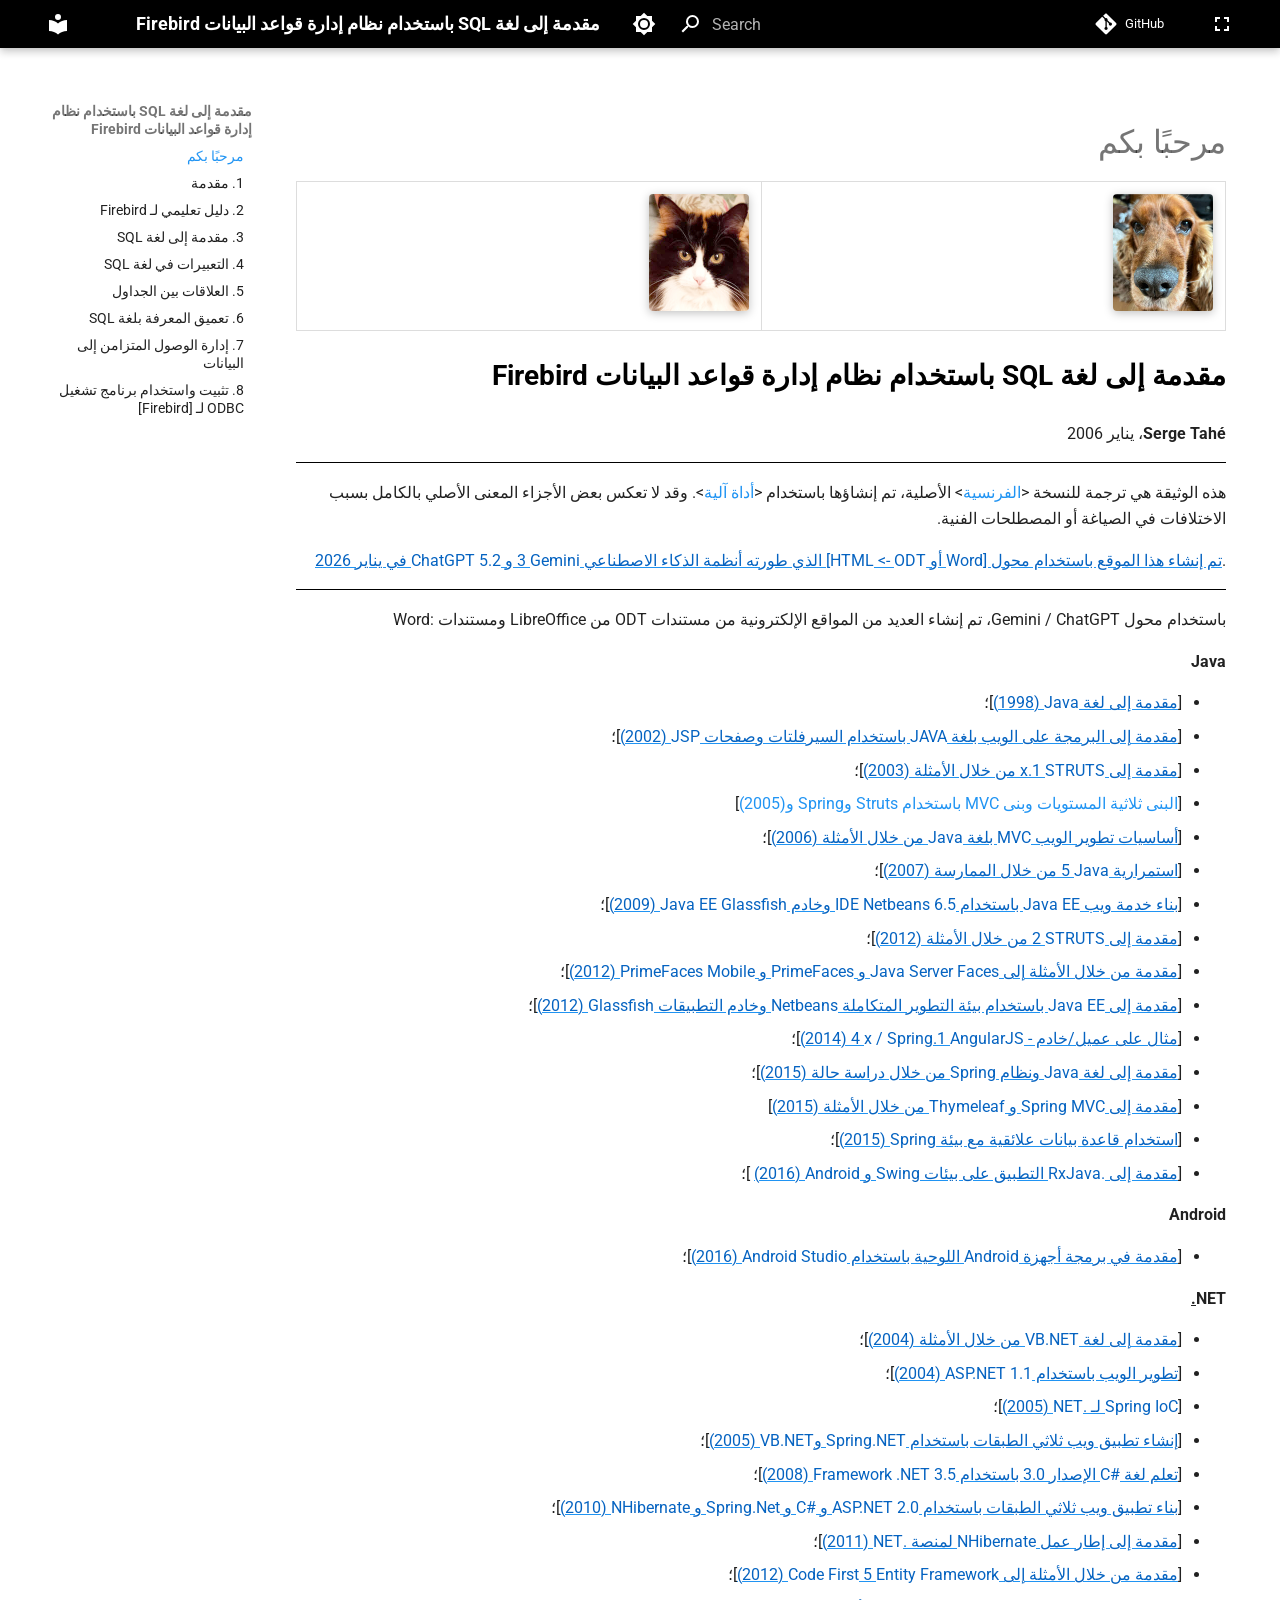
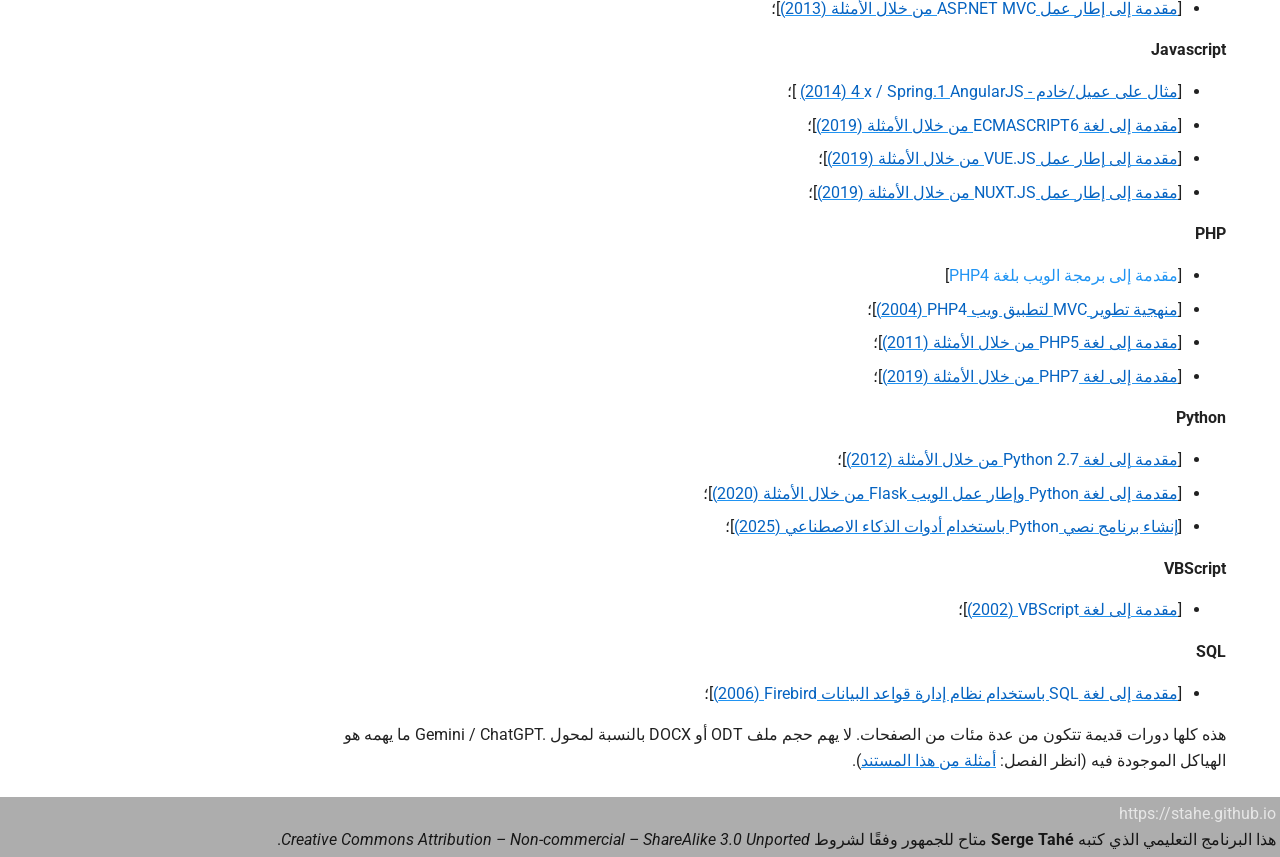
<file: index.html>
<!doctype html>
<html lang="en" class="no-js">
  <head>
    
      <meta charset="utf-8">
      <meta name="viewport" content="width=device-width,initial-scale=1">
      
        <meta name="description" content="مقدمة إلى لغة SQL باستخدام نظام إدارة قواعد البيانات Firebird">
      
      
        <meta name="author" content="Serge Tahé">
      
      
        <link rel="canonical" href="https://stahe.github.io/ar-sql-firebird-janv-2006/index.html">
      
      
      
        <link rel="next" href="mqdm.html">
      
      
        
      
      
      <link rel="icon" href="assets/images/favicon.png">
      <meta name="generator" content="mkdocs-1.6.1, mkdocs-material-9.7.0">
    
    
      
        <title>مقدمة إلى لغة SQL باستخدام نظام إدارة قواعد البيانات Firebird</title>
      
    
    
      <link rel="stylesheet" href="assets/stylesheets/main.618322db.min.css">
      
        
        <link rel="stylesheet" href="assets/stylesheets/palette.ab4e12ef.min.css">
      
      


    
    
      
    
    
      
        
        
        <link rel="preconnect" href="https://fonts.gstatic.com" crossorigin>
        <link rel="stylesheet" href="https://fonts.googleapis.com/css?family=Roboto:300,300i,400,400i,700,700i%7CRoboto+Mono:400,400i,700,700i&display=fallback">
        <style>:root{--md-text-font:"Roboto";--md-code-font:"Roboto Mono"}</style>
      
    
    
      <link rel="stylesheet" href="stylesheets/focus.css">
    
      <link rel="stylesheet" href="stylesheets/bidi.css">
    
    <script>__md_scope=new URL(".",location),__md_hash=e=>[...e].reduce(((e,_)=>(e<<5)-e+_.charCodeAt(0)),0),__md_get=(e,_=localStorage,t=__md_scope)=>JSON.parse(_.getItem(t.pathname+"."+e)),__md_set=(e,_,t=localStorage,a=__md_scope)=>{try{t.setItem(a.pathname+"."+e,JSON.stringify(_))}catch(e){}}</script>
    
      
  <script async src="https://www.googletagmanager.com/gtag/js?id=G-EBZC3JVJNR"></script>
  <script>
    window.dataLayer = window.dataLayer || [];
    function gtag(){dataLayer.push(arguments);}
    gtag('js', new Date());
    var siteName = "مقدمة إلى لغة SQL باستخدام نظام إدارة قواعد البيانات Firebird";
    gtag('config', 'G-EBZC3JVJNR', {
        'page_title': siteName
    });
  </script>

    
    
  </head>
  
  
    
    
      
    
    
    
    
    <body dir="ltr" data-md-color-scheme="default" data-md-color-primary="blue" data-md-color-accent="purple">
  
    
    <input class="md-toggle" data-md-toggle="drawer" type="checkbox" id="__drawer" autocomplete="off">
    <input class="md-toggle" data-md-toggle="search" type="checkbox" id="__search" autocomplete="off">
    <label class="md-overlay" for="__drawer"></label>
    <div data-md-component="skip">
      
    </div>
    <div data-md-component="announce">
      
    </div>
    
    
      

  

<header class="md-header md-header--shadow" data-md-component="header">
  <nav class="md-header__inner md-grid" aria-label="Header">
    <a href="index.html" title="مقدمة إلى لغة SQL باستخدام نظام إدارة قواعد البيانات Firebird" class="md-header__button md-logo" aria-label="مقدمة إلى لغة SQL باستخدام نظام إدارة قواعد البيانات Firebird" data-md-component="logo">
      
  
  <svg xmlns="http://www.w3.org/2000/svg" viewBox="0 0 24 24"><path d="M12 8a3 3 0 0 0 3-3 3 3 0 0 0-3-3 3 3 0 0 0-3 3 3 3 0 0 0 3 3m0 3.54C9.64 9.35 6.5 8 3 8v11c3.5 0 6.64 1.35 9 3.54 2.36-2.19 5.5-3.54 9-3.54V8c-3.5 0-6.64 1.35-9 3.54"/></svg>

    </a>
    <label class="md-header__button md-icon" for="__drawer">
      
      <svg xmlns="http://www.w3.org/2000/svg" viewBox="0 0 24 24"><path d="M3 6h18v2H3zm0 5h18v2H3zm0 5h18v2H3z"/></svg>
    </label>
    <div class="md-header__title" data-md-component="header-title">
      <div class="md-header__ellipsis">
        <div class="md-header__topic">
          <span class="md-ellipsis">
            مقدمة إلى لغة SQL باستخدام نظام إدارة قواعد البيانات Firebird
          </span>
        </div>
        <div class="md-header__topic" data-md-component="header-topic">
          <span class="md-ellipsis">
            
              مرحبًا بكم
            
          </span>
        </div>
      </div>
    </div>
    
      
        <form class="md-header__option" data-md-component="palette">
  
    
    
    
    <input class="md-option" data-md-color-media="(prefers-color-scheme: light)" data-md-color-scheme="default" data-md-color-primary="blue" data-md-color-accent="purple"  aria-label="التبديل إلى الوضع الداكن"  type="radio" name="__palette" id="__palette_0">
    
      <label class="md-header__button md-icon" title="التبديل إلى الوضع الداكن" for="__palette_1" hidden>
        <svg xmlns="http://www.w3.org/2000/svg" viewBox="0 0 24 24"><path d="M12 8a4 4 0 0 0-4 4 4 4 0 0 0 4 4 4 4 0 0 0 4-4 4 4 0 0 0-4-4m0 10a6 6 0 0 1-6-6 6 6 0 0 1 6-6 6 6 0 0 1 6 6 6 6 0 0 1-6 6m8-9.31V4h-4.69L12 .69 8.69 4H4v4.69L.69 12 4 15.31V20h4.69L12 23.31 15.31 20H20v-4.69L23.31 12z"/></svg>
      </label>
    
  
    
    
    
    <input class="md-option" data-md-color-media="(prefers-color-scheme: dark)" data-md-color-scheme="slate" data-md-color-primary="blue" data-md-color-accent="purple"  aria-label="التبديل إلى الوضع الفاتح"  type="radio" name="__palette" id="__palette_1">
    
      <label class="md-header__button md-icon" title="التبديل إلى الوضع الفاتح" for="__palette_0" hidden>
        <svg xmlns="http://www.w3.org/2000/svg" viewBox="0 0 24 24"><path d="M12 18c-.89 0-1.74-.2-2.5-.55C11.56 16.5 13 14.42 13 12s-1.44-4.5-3.5-5.45C10.26 6.2 11.11 6 12 6a6 6 0 0 1 6 6 6 6 0 0 1-6 6m8-9.31V4h-4.69L12 .69 8.69 4H4v4.69L.69 12 4 15.31V20h4.69L12 23.31 15.31 20H20v-4.69L23.31 12z"/></svg>
      </label>
    
  
</form>
      
    
    
      <script>var palette=__md_get("__palette");if(palette&&palette.color){if("(prefers-color-scheme)"===palette.color.media){var media=matchMedia("(prefers-color-scheme: light)"),input=document.querySelector(media.matches?"[data-md-color-media='(prefers-color-scheme: light)']":"[data-md-color-media='(prefers-color-scheme: dark)']");palette.color.media=input.getAttribute("data-md-color-media"),palette.color.scheme=input.getAttribute("data-md-color-scheme"),palette.color.primary=input.getAttribute("data-md-color-primary"),palette.color.accent=input.getAttribute("data-md-color-accent")}for(var[key,value]of Object.entries(palette.color))document.body.setAttribute("data-md-color-"+key,value)}</script>
    
    
    
      
      
        <label class="md-header__button md-icon" for="__search">
          
          <svg xmlns="http://www.w3.org/2000/svg" viewBox="0 0 24 24"><path d="M9.5 3A6.5 6.5 0 0 1 16 9.5c0 1.61-.59 3.09-1.56 4.23l.27.27h.79l5 5-1.5 1.5-5-5v-.79l-.27-.27A6.52 6.52 0 0 1 9.5 16 6.5 6.5 0 0 1 3 9.5 6.5 6.5 0 0 1 9.5 3m0 2C7 5 5 7 5 9.5S7 14 9.5 14 14 12 14 9.5 12 5 9.5 5"/></svg>
        </label>
        <div class="md-search" data-md-component="search" role="dialog">
  <label class="md-search__overlay" for="__search"></label>
  <div class="md-search__inner" role="search">
    <form class="md-search__form" name="search">
      <input type="text" class="md-search__input" name="query" aria-label="Search" placeholder="Search" autocapitalize="off" autocorrect="off" autocomplete="off" spellcheck="false" data-md-component="search-query" required>
      <label class="md-search__icon md-icon" for="__search">
        
        <svg xmlns="http://www.w3.org/2000/svg" viewBox="0 0 24 24"><path d="M9.5 3A6.5 6.5 0 0 1 16 9.5c0 1.61-.59 3.09-1.56 4.23l.27.27h.79l5 5-1.5 1.5-5-5v-.79l-.27-.27A6.52 6.52 0 0 1 9.5 16 6.5 6.5 0 0 1 3 9.5 6.5 6.5 0 0 1 9.5 3m0 2C7 5 5 7 5 9.5S7 14 9.5 14 14 12 14 9.5 12 5 9.5 5"/></svg>
        
        <svg xmlns="http://www.w3.org/2000/svg" viewBox="0 0 24 24"><path d="M20 11v2H8l5.5 5.5-1.42 1.42L4.16 12l7.92-7.92L13.5 5.5 8 11z"/></svg>
      </label>
      <nav class="md-search__options" aria-label="Search">
        
        <button type="reset" class="md-search__icon md-icon" title="Clear" aria-label="Clear" tabindex="-1">
          
          <svg xmlns="http://www.w3.org/2000/svg" viewBox="0 0 24 24"><path d="M19 6.41 17.59 5 12 10.59 6.41 5 5 6.41 10.59 12 5 17.59 6.41 19 12 13.41 17.59 19 19 17.59 13.41 12z"/></svg>
        </button>
      </nav>
      
    </form>
    <div class="md-search__output">
      <div class="md-search__scrollwrap" tabindex="0" data-md-scrollfix>
        <div class="md-search-result" data-md-component="search-result">
          <div class="md-search-result__meta">
            Initializing search
          </div>
          <ol class="md-search-result__list" role="presentation"></ol>
        </div>
      </div>
    </div>
  </div>
</div>
      
    
    
      <div class="md-header__source">
        <a href="https://stahe.github.io/ar-sql-firebird-janv-2006" title="Go to repository" class="md-source" data-md-component="source">
  <div class="md-source__icon md-icon">
    
    <svg xmlns="http://www.w3.org/2000/svg" viewBox="0 0 448 512"><!--! Font Awesome Free 7.1.0 by @fontawesome - https://fontawesome.com License - https://fontawesome.com/license/free (Icons: CC BY 4.0, Fonts: SIL OFL 1.1, Code: MIT License) Copyright 2025 Fonticons, Inc.--><path d="M439.6 236.1 244 40.5c-5.4-5.5-12.8-8.5-20.4-8.5s-15 3-20.4 8.4L162.5 81l51.5 51.5c27.1-9.1 52.7 16.8 43.4 43.7l49.7 49.7c34.2-11.8 61.2 31 35.5 56.7-26.5 26.5-70.2-2.9-56-37.3L240.3 199v121.9c25.3 12.5 22.3 41.8 9.1 55-6.4 6.4-15.2 10.1-24.3 10.1s-17.8-3.6-24.3-10.1c-17.6-17.6-11.1-46.9 11.2-56v-123c-20.8-8.5-24.6-30.7-18.6-45L142.6 101 8.5 235.1C3 240.6 0 247.9 0 255.5s3 15 8.5 20.4l195.6 195.7c5.4 5.4 12.7 8.4 20.4 8.4s15-3 20.4-8.4l194.7-194.7c5.4-5.4 8.4-12.8 8.4-20.4s-3-15-8.4-20.4"/></svg>
  </div>
  <div class="md-source__repository">
    GitHub
  </div>
</a>
      </div>
    
  </nav>
  
</header>
    
    <div class="md-container" data-md-component="container">
      
      
        
          
        
      
      <main class="md-main" data-md-component="main">
        <div class="md-main__inner md-grid">
          
            
              
              <div class="md-sidebar md-sidebar--primary" data-md-component="sidebar" data-md-type="navigation" >
                <div class="md-sidebar__scrollwrap">
                  <div class="md-sidebar__inner">
                    



  

<nav class="md-nav md-nav--primary md-nav--integrated" aria-label="Navigation" data-md-level="0">
  <label class="md-nav__title" for="__drawer">
    <a href="index.html" title="مقدمة إلى لغة SQL باستخدام نظام إدارة قواعد البيانات Firebird" class="md-nav__button md-logo" aria-label="مقدمة إلى لغة SQL باستخدام نظام إدارة قواعد البيانات Firebird" data-md-component="logo">
      
  
  <svg xmlns="http://www.w3.org/2000/svg" viewBox="0 0 24 24"><path d="M12 8a3 3 0 0 0 3-3 3 3 0 0 0-3-3 3 3 0 0 0-3 3 3 3 0 0 0 3 3m0 3.54C9.64 9.35 6.5 8 3 8v11c3.5 0 6.64 1.35 9 3.54 2.36-2.19 5.5-3.54 9-3.54V8c-3.5 0-6.64 1.35-9 3.54"/></svg>

    </a>
    مقدمة إلى لغة SQL باستخدام نظام إدارة قواعد البيانات Firebird
  </label>
  
    <div class="md-nav__source">
      <a href="https://stahe.github.io/ar-sql-firebird-janv-2006" title="Go to repository" class="md-source" data-md-component="source">
  <div class="md-source__icon md-icon">
    
    <svg xmlns="http://www.w3.org/2000/svg" viewBox="0 0 448 512"><!--! Font Awesome Free 7.1.0 by @fontawesome - https://fontawesome.com License - https://fontawesome.com/license/free (Icons: CC BY 4.0, Fonts: SIL OFL 1.1, Code: MIT License) Copyright 2025 Fonticons, Inc.--><path d="M439.6 236.1 244 40.5c-5.4-5.5-12.8-8.5-20.4-8.5s-15 3-20.4 8.4L162.5 81l51.5 51.5c27.1-9.1 52.7 16.8 43.4 43.7l49.7 49.7c34.2-11.8 61.2 31 35.5 56.7-26.5 26.5-70.2-2.9-56-37.3L240.3 199v121.9c25.3 12.5 22.3 41.8 9.1 55-6.4 6.4-15.2 10.1-24.3 10.1s-17.8-3.6-24.3-10.1c-17.6-17.6-11.1-46.9 11.2-56v-123c-20.8-8.5-24.6-30.7-18.6-45L142.6 101 8.5 235.1C3 240.6 0 247.9 0 255.5s3 15 8.5 20.4l195.6 195.7c5.4 5.4 12.7 8.4 20.4 8.4s15-3 20.4-8.4l194.7-194.7c5.4-5.4 8.4-12.8 8.4-20.4s-3-15-8.4-20.4"/></svg>
  </div>
  <div class="md-source__repository">
    GitHub
  </div>
</a>
    </div>
  
  <ul class="md-nav__list" data-md-scrollfix>
    
      
      
  
  
    
  
  
  
    <li class="md-nav__item md-nav__item--active">
      
      <input class="md-nav__toggle md-toggle" type="checkbox" id="__toc">
      
      
      
      <a href="index.html" class="md-nav__link md-nav__link--active">
        
  
  
  <span class="md-ellipsis">
    
  
    مرحبًا بكم
  

    
  </span>
  
  

      </a>
      
    </li>
  

    
      
      
  
  
  
  
    <li class="md-nav__item">
      <a href="mqdm.html" class="md-nav__link">
        
  
  
  <span class="md-ellipsis">
    
  
    1. مقدمة
  

    
  </span>
  
  

      </a>
    </li>
  

    
      
      
  
  
  
  
    <li class="md-nav__item">
      <a href="dlyl-tlymy-l-firebird.html" class="md-nav__link">
        
  
  
  <span class="md-ellipsis">
    
  
    2. دليل تعليمي لـ Firebird
  

    
  </span>
  
  

      </a>
    </li>
  

    
      
      
  
  
  
  
    <li class="md-nav__item">
      <a href="mqdm-l-l-sql.html" class="md-nav__link">
        
  
  
  <span class="md-ellipsis">
    
  
    3. مقدمة إلى لغة SQL
  

    
  </span>
  
  

      </a>
    </li>
  

    
      
      
  
  
  
  
    <li class="md-nav__item">
      <a href="ltbyrt-fy-l-sql.html" class="md-nav__link">
        
  
  
  <span class="md-ellipsis">
    
  
    4. التعبيرات في لغة SQL
  

    
  </span>
  
  

      </a>
    </li>
  

    
      
      
  
  
  
  
    <li class="md-nav__item">
      <a href="llqt-byn-ljdwl.html" class="md-nav__link">
        
  
  
  <span class="md-ellipsis">
    
  
    5. العلاقات بين الجداول
  

    
  </span>
  
  

      </a>
    </li>
  

    
      
      
  
  
  
  
    <li class="md-nav__item">
      <a href="tmyq-lmrf-bl-sql.html" class="md-nav__link">
        
  
  
  <span class="md-ellipsis">
    
  
    6. تعميق المعرفة بلغة SQL
  

    
  </span>
  
  

      </a>
    </li>
  

    
      
      
  
  
  
  
    <li class="md-nav__item">
      <a href="dr-lwwl-lmtzmn-l-lbynt.html" class="md-nav__link">
        
  
  
  <span class="md-ellipsis">
    
  
    7. إدارة الوصول المتزامن إلى البيانات
  

    
  </span>
  
  

      </a>
    </li>
  

    
      
      
  
  
  
  
    <li class="md-nav__item">
      <a href="tthbyt-wstkhdm-brnmj-tshyl-odbc-l-firebird.html" class="md-nav__link">
        
  
  
  <span class="md-ellipsis">
    
  
    8. تثبيت واستخدام برنامج تشغيل ODBC لـ [Firebird]
  

    
  </span>
  
  

      </a>
    </li>
  

    
  </ul>
</nav>
                  </div>
                </div>
              </div>
            
            
          
          
            <div class="md-content" data-md-component="content">
              
              <article class="md-content__inner md-typeset">
                
                  



  <h1>مرحبًا بكم</h1>

<table dir="rtl" class="odt-table" style="border-collapse: collapse; width: 100%; margin-bottom: 1em;"><tr><td dir="rtl" style="border: 1px solid #ddd; padding: 8px; vertical-align: top; text-align: right;"><img src="images/10000000000000C8000000E930F662D2.png" width="100" height="117" style="display:inline-block; margin:4px;width:2.646cm;height:3.083cm;" class="odt-zoomable" data-zoom-src="images/10000000000000C8000000E930F662D2.png" /></td><td dir="rtl" style="border: 1px solid #ddd; padding: 8px; vertical-align: top; text-align: right;"><img src="images/10000000000000C8000000E90F858128.png" width="100" height="117" style="display:inline-block; margin:4px;width:2.646cm;height:3.083cm;" class="odt-zoomable" data-zoom-src="images/10000000000000C8000000E90F858128.png" /></td></tr></table>

<p style="font-size: 28px; font-weight: bold; margin-bottom: 1em; line-height: 1.2; color: #000000;">مقدمة إلى لغة <bdi dir="ltr" class="odt-ltr-term">SQL</bdi> باستخدام نظام إدارة قواعد البيانات <bdi dir="ltr" class="odt-ltr-term">Firebird</bdi></p>

<p><strong><bdi dir="ltr" class="odt-ltr-term">Serge Tahé</bdi></strong>، يناير 2006</p>
<hr style="border:0; border-top:0.06pt solid #000000; margin:0.75em 0;" data-odt-border="top" />
<p>هذه الوثيقة هي ترجمة للنسخة &lt;<a href="https://stahe.github.io/sql-firebird-janv-2006/">الفرنسية</a>&gt; الأصلية، تم إنشاؤها باستخدام &lt;<a href="https://www.deepl.com/">أداة آلية</a>&gt;. وقد لا تعكس بعض الأجزاء المعنى الأصلي بالكامل بسبب الاختلافات في الصياغة أو المصطلحات الفنية.</p>
<p><a href="https://stahe.github.io/en-word-odt-vers-html-janv-2026/"><u><span style="color: #0563c1">تم إنشاء هذا الموقع باستخدام محول [<bdi dir="ltr" class="odt-ltr-term">Word</bdi> أو <bdi dir="ltr" class="odt-ltr-term">ODT</bdi> -&gt; <bdi dir="ltr" class="odt-ltr-term">HTML</bdi>] الذي طورته أنظمة الذكاء الاصطناعي <bdi dir="ltr" class="odt-ltr-term">Gemini</bdi> 3 و <bdi dir="ltr" class="odt-ltr-term">ChatGPT 5.2</bdi> في يناير 2026</span></u></a>.</p>
<hr style="border:0; border-top:0.99pt solid #000000; margin:0.75em 0;" data-odt-border="bottom" />
<p>باستخدام محول <bdi dir="ltr" class="odt-ltr-term">Gemini / ChatGPT</bdi>، تم إنشاء العديد من المواقع الإلكترونية من مستندات <bdi dir="ltr" class="odt-ltr-term">ODT</bdi> من <bdi dir="ltr" class="odt-ltr-term">LibreOffice</bdi> ومستندات <bdi dir="ltr" class="odt-ltr-term">Word:</bdi></p>
<p><u><strong><bdi dir="ltr" class="odt-ltr-term">Java</bdi></strong></u></p>
<ul>
<li>[<a href="https://stahe.github.io/ar-java-sept-1998/"><u><span style="color: #0563c1">مقدمة إلى لغة <bdi dir="ltr" class="odt-ltr-term">Java</bdi> (1998)</span></u></a>]؛</li>
<li>[<a href="https://stahe.github.io/ar-servlets-java-juin-2002/"><u><span style="color: #0563c1">مقدمة إلى البرمجة على الويب بلغة <bdi dir="ltr" class="odt-ltr-term">JAVA</bdi> باستخدام السيرفلتات وصفحات <bdi dir="ltr" class="odt-ltr-term">JSP</bdi> (2002)</span></u></a>]؛</li>
<li>[<a href="https://stahe.github.io/ar-struts1x-dec-2003/"><u><span style="color: #0563c1">مقدمة إلى <bdi dir="ltr" class="odt-ltr-term">STRUTS</bdi> 1.x من خلال الأمثلة (2003)</span></u></a>]؛</li>
<li>[<a href="https://stahe.github.io/ar-java-web3tier-mars-2005/">البنى ثلاثية المستويات وبنى <bdi dir="ltr" class="odt-ltr-term">MVC</bdi> باستخدام <bdi dir="ltr" class="odt-ltr-term">Struts</bdi> و<bdi dir="ltr" class="odt-ltr-term">Spring</bdi> و(2005)</a>]</li>
<li>[<a href="https://stahe.github.io/ar-java-web-mvc-mai-2006/"><u><span style="color: #0563c1">أساسيات تطوير الويب <bdi dir="ltr" class="odt-ltr-term">MVC</bdi> بلغة <bdi dir="ltr" class="odt-ltr-term">Java</bdi> من خلال الأمثلة (2006)</span></u></a>]؛</li>
<li>[<a href="https://stahe.github.io/ar-jpa-juin-2007/"><u><span style="color: #0563c1">استمرارية <bdi dir="ltr" class="odt-ltr-term">Java</bdi> 5 من خلال الممارسة (2007)</span></u></a>]؛</li>
<li>[<a href="https://stahe.github.io/ar-webservice-netbeans-glassfish-fev-2009/"><u><span style="color: #0563c1">بناء خدمة ويب <bdi dir="ltr" class="odt-ltr-term">Java EE</bdi> باستخدام <bdi dir="ltr" class="odt-ltr-term">IDE Netbeans 6.5</bdi> وخادم <bdi dir="ltr" class="odt-ltr-term">Java EE Glassfish</bdi> (2009)</span></u></a>]؛</li>
<li>[<a href="https://stahe.github.io/ar-struts2-janv-2012/"><u><span style="color: #0563c1">مقدمة إلى <bdi dir="ltr" class="odt-ltr-term">STRUTS</bdi> 2 من خلال الأمثلة (2012)</span></u></a>]؛</li>
<li>[<a href="https://stahe.github.io/ar-jsf2-pf-pfm-juin-2012/"><u><span style="color: #0563c1">مقدمة من خلال الأمثلة إلى <bdi dir="ltr" class="odt-ltr-term">Java Server Faces</bdi> و <bdi dir="ltr" class="odt-ltr-term">PrimeFaces</bdi> و <bdi dir="ltr" class="odt-ltr-term">PrimeFaces Mobile</bdi> (2012)</span></u></a>]؛</li>
<li>[<a href="https://stahe.github.io/ar-javaee-juin-2012/"><u><span style="color: #0563c1">مقدمة إلى <bdi dir="ltr" class="odt-ltr-term">Java EE</bdi> باستخدام بيئة التطوير المتكاملة <bdi dir="ltr" class="odt-ltr-term">Netbeans</bdi> وخادم التطبيقات <bdi dir="ltr" class="odt-ltr-term">Glassfish</bdi> (2012)</span></u></a>]؛</li>
<li>[<a href="https://stahe.github.io/ar-spring-angular1.x-juillet-2014/"><u><span style="color: #0563c1">مثال على عميل/خادم - <bdi dir="ltr" class="odt-ltr-term">AngularJS</bdi> 1.<bdi dir="ltr" class="odt-ltr-term">x / Spring</bdi> 4 (2014)</span></u></a>]؛</li>
<li>[<a href="https://stahe.github.io/ar-java-spring-dec-2015/"><u><span style="color: #0563c1">مقدمة إلى لغة <bdi dir="ltr" class="odt-ltr-term">Java</bdi> ونظام <bdi dir="ltr" class="odt-ltr-term">Spring</bdi> من خلال دراسة حالة (2015)</span></u></a>]؛</li>
<li>[<a href="https://stahe.github.io/ar-springmvc-thymeleaf-janv-2015/"><u><span style="color: #0563c1">مقدمة إلى <bdi dir="ltr" class="odt-ltr-term">Spring MVC</bdi> و <bdi dir="ltr" class="odt-ltr-term">Thymeleaf</bdi> من خلال الأمثلة (2015)</span></u></a>]</li>
<li>[<a href="https://stahe.github.io/ar-spring-database-juin-2015/"><u><span style="color: #0563c1">استخدام قاعدة بيانات علائقية مع بيئة <bdi dir="ltr" class="odt-ltr-term">Spring</bdi> (2015)</span></u></a>]؛</li>
<li>[<a href="https://stahe.github.io/ar-rxjava-mai-2016/"><u><span style="color: #0563c1">مقدمة إلى <bdi dir="ltr" class="odt-ltr-term">RxJava.</bdi> التطبيق على بيئات <bdi dir="ltr" class="odt-ltr-term">Swing</bdi> و <bdi dir="ltr" class="odt-ltr-term">Android</bdi> (2016)</span></u></a> ]؛</li>
</ul>
<p><u><strong><bdi dir="ltr" class="odt-ltr-term">Android</bdi></strong></u></p>
<ul>
<li>[<a href="https://stahe.github.io/ar-android-aout-2016/"><u><span style="color: #0563c1">مقدمة في برمجة أجهزة <bdi dir="ltr" class="odt-ltr-term">Android</bdi> اللوحية باستخدام <bdi dir="ltr" class="odt-ltr-term">Android Studio</bdi> (2016)</span></u></a>]؛</li>
</ul>
<p><u><strong>.</strong></u><strong><bdi dir="ltr" class="odt-ltr-term">NET</bdi></strong></p>
<ul>
<li>[<a href="https://stahe.github.io/ar-vbnet-mars-2004/"><u><span style="color: #0563c1">مقدمة إلى لغة <bdi dir="ltr" class="odt-ltr-term">VB.NET</bdi> من خلال الأمثلة (2004)</span></u></a>]؛</li>
<li>[<a href="https://stahe.github.io/ar-aspnet1.1-avril-2004/"><u><span style="color: #0563c1">تطوير الويب باستخدام <bdi dir="ltr" class="odt-ltr-term">ASP.NET 1.1</bdi> (2004)</span></u></a>]؛</li>
<li>[<a href="https://stahe.github.io/ar-springioc-dotnet-avril-2005/"><u><span style="color: #0563c1"><bdi dir="ltr" class="odt-ltr-term">Spring IoC</bdi> لـ .<bdi dir="ltr" class="odt-ltr-term">NET</bdi> (2005)</span></u></a>]؛</li>
<li>[<a href="https://stahe.github.io/ar-web3tier-dotnet-avril-2005/"><u><span style="color: #0563c1">إنشاء تطبيق ويب ثلاثي الطبقات باستخدام <bdi dir="ltr" class="odt-ltr-term">Spring.NET</bdi> و<bdi dir="ltr" class="odt-ltr-term">VB.NET</bdi> (2005)</span></u></a>]؛</li>
<li>[<a href="https://stahe.github.io/ar-csharp-mai-2008/"><u><span style="color: #0563c1">تعلم لغة <bdi dir="ltr" class="odt-ltr-term">C#</bdi> الإصدار 3.0 باستخدام <bdi dir="ltr" class="odt-ltr-term">Framework .NET 3.5</bdi> (2008)</span></u></a>]؛</li>
<li>[<a href="https://stahe.github.io/ar-pam-aspnet-juin-2010/"><u><span style="color: #0563c1">بناء تطبيق ويب ثلاثي الطبقات باستخدام <bdi dir="ltr" class="odt-ltr-term">ASP.NET 2.0</bdi> و <bdi dir="ltr" class="odt-ltr-term">C#</bdi> و <bdi dir="ltr" class="odt-ltr-term">Spring.Net</bdi> و <bdi dir="ltr" class="odt-ltr-term">NHibernate</bdi> (2010)</span></u></a>]؛</li>
<li>[<a href="https://stahe.github.io/ar-nhibernate-dotnet-dec-2011/"><u><span style="color: #0563c1">مقدمة إلى إطار عمل <bdi dir="ltr" class="odt-ltr-term">NHibernate</bdi> لمنصة .<bdi dir="ltr" class="odt-ltr-term">NET</bdi> (2011)</span></u></a>]؛</li>
<li>[<a href="https://stahe.github.io/ar-ef5cf-oct-2012/"><u><span style="color: #0563c1">مقدمة من خلال الأمثلة إلى <bdi dir="ltr" class="odt-ltr-term">Entity Framework</bdi> 5 <bdi dir="ltr" class="odt-ltr-term">Code First</bdi> (2012)</span></u></a>]؛</li>
<li>[<a href="https://stahe.github.io/ar-aspnetmvc-nov-2013/"><u><span style="color: #0563c1">مقدمة إلى إطار عمل <bdi dir="ltr" class="odt-ltr-term">ASP.NET MVC</bdi> من خلال الأمثلة (2013)</span></u></a>]؛</li>
</ul>
<p><u><strong><bdi dir="ltr" class="odt-ltr-term">Javascript</bdi></strong></u></p>
<ul>
<li>[<a href="https://stahe.github.io/ar-spring-angular1.x-juillet-2014/"><u><span style="color: #0563c1">مثال على عميل/خادم - <bdi dir="ltr" class="odt-ltr-term">AngularJS</bdi> 1.<bdi dir="ltr" class="odt-ltr-term">x / Spring</bdi> 4 (2014)</span></u></a> ]؛</li>
<li>[<a href="https://stahe.github.io/ar-ecmascript6-oct-2019/"><u><span style="color: #0563c1">مقدمة إلى لغة <bdi dir="ltr" class="odt-ltr-term">ECMASCRIPT6</bdi> من خلال الأمثلة (2019)</span></u></a>]؛</li>
<li>[<a href="https://stahe.github.io/ar-vuejs-oct-2019/"><u><span style="color: #0563c1">مقدمة إلى إطار عمل <bdi dir="ltr" class="odt-ltr-term">VUE.JS</bdi> من خلال الأمثلة (2019)</span></u></a>]؛</li>
<li>[<a href="https://stahe.github.io/ar-nuxtjs-dec-2019/"><u><span style="color: #0563c1">مقدمة إلى إطار عمل <bdi dir="ltr" class="odt-ltr-term">NUXT.JS</bdi> من خلال الأمثلة (2019)</span></u></a>]؛</li>
</ul>
<p><u><strong><bdi dir="ltr" class="odt-ltr-term">PHP</bdi></strong></u></p>
<ul>
<li>[<a href="https://stahe.github.io/ar-progphp-nov-2002/">مقدمة إلى برمجة الويب بلغة <bdi dir="ltr" class="odt-ltr-term">PHP4</bdi></a>]</li>
<li>[<a href="https://stahe.github.io/ar-php4mvc-janvier-2004/"><u><span style="color: #0563c1">منهجية تطوير <bdi dir="ltr" class="odt-ltr-term">MVC</bdi> لتطبيق ويب <bdi dir="ltr" class="odt-ltr-term">PHP4</bdi> (2004)</span></u></a>]؛</li>
<li>[<a href="https://stahe.github.io/ar-php5-juillet-2011/"><u><span style="color: #0563c1">مقدمة إلى لغة <bdi dir="ltr" class="odt-ltr-term">PHP5</bdi> من خلال الأمثلة (2011)</span></u></a>]؛</li>
<li>[<a href="https://stahe.github.io/ar-php7-juillet-2019/"><u><span style="color: #0563c1">مقدمة إلى لغة <bdi dir="ltr" class="odt-ltr-term">PHP7</bdi> من خلال الأمثلة (2019)</span></u></a>]؛</li>
</ul>
<p><u><strong><bdi dir="ltr" class="odt-ltr-term">Python</bdi></strong></u></p>
<ul>
<li>[<a href="https://stahe.github.io/ar-python2.7-mars-2012/"><u><span style="color: #0563c1">مقدمة إلى لغة <bdi dir="ltr" class="odt-ltr-term">Python 2.7</bdi> من خلال الأمثلة (2012)</span></u></a>]؛</li>
<li>[<a href="https://stahe.github.io/ar-python-flask-sept-2020/"><u><span style="color: #0563c1">مقدمة إلى لغة <bdi dir="ltr" class="odt-ltr-term">Python</bdi> وإطار عمل الويب <bdi dir="ltr" class="odt-ltr-term">Flask</bdi> من خلال الأمثلة (2020)</span></u></a>]؛</li>
<li>[<a href="https://stahe.github.io/ar-python-ia-sept-2025/"><u><span style="color: #0563c1">إنشاء برنامج نصي <bdi dir="ltr" class="odt-ltr-term">Python</bdi> باستخدام أدوات الذكاء الاصطناعي (2025)</span></u></a>]؛</li>
</ul>
<p><u><strong><bdi dir="ltr" class="odt-ltr-term">VBScript</bdi></strong></u></p>
<ul>
<li>[<a href="https://stahe.github.io/ar-vbscript-janv-2002/"><u><span style="color: #0563c1">مقدمة إلى لغة <bdi dir="ltr" class="odt-ltr-term">VBScript</bdi> (2002)</span></u></a>]؛</li>
</ul>
<p><u><strong><bdi dir="ltr" class="odt-ltr-term">SQL</bdi></strong></u></p>
<ul>
<li>[<a href="https://stahe.github.io/ar-sql-firebird-janv-2006/"><u><span style="color: #0563c1">مقدمة إلى لغة <bdi dir="ltr" class="odt-ltr-term">SQL</bdi> باستخدام نظام إدارة قواعد البيانات <bdi dir="ltr" class="odt-ltr-term">Firebird</bdi> (2006)</span></u></a>]؛</li>
</ul>
<p>هذه كلها دورات قديمة تتكون من عدة مئات من الصفحات. لا يهم حجم ملف <bdi dir="ltr" class="odt-ltr-term">ODT</bdi> أو <bdi dir="ltr" class="odt-ltr-term">DOCX</bdi> بالنسبة لمحول <bdi dir="ltr" class="odt-ltr-term">Gemini / ChatGPT.</bdi> ما يهمه هو الهياكل الموجودة فيه (انظر الفصل: <a href="https://stahe.github.io/en-word-odt-vers-html-janv-2026/examples-from-this-document----.html"><u><span style="color: #0563c1"> أمثلة من هذا المستند</span></u></a>).</p>









  




                
              </article>
            </div>
          
          
<script>var target=document.getElementById(location.hash.slice(1));target&&target.name&&(target.checked=target.name.startsWith("__tabbed_"))</script>
        </div>
        
          <button type="button" class="md-top md-icon" data-md-component="top" hidden>
  
  <svg xmlns="http://www.w3.org/2000/svg" viewBox="0 0 24 24"><path d="M13 20h-2V8l-5.5 5.5-1.42-1.42L12 4.16l7.92 7.92-1.42 1.42L13 8z"/></svg>
  Back to top
</button>
        
      </main>
      
        
  <div class="md-footer-meta md-typeset">
    <div class="md-footer-meta__inner">

      <div>
        <a href="https://stahe.github.io" target="_blank">
          https://stahe.github.io
        </a>
        <br>
        هذا البرنامج التعليمي الذي كتبه <strong>Serge Tahé</strong> متاح للجمهور وفقًا لشروط
<em>Creative Commons Attribution – Non-commercial –
ShareAlike 3.0 Unported</em>.
      </div>

    </div>
  </div>

      
    </div>
    <div class="md-dialog" data-md-component="dialog">
      <div class="md-dialog__inner md-typeset"></div>
    </div>
    
    
    
      
      
      <script id="__config" type="application/json">{"annotate": null, "base": ".", "features": ["navigation.sections", "navigation.indexes", "navigation.expand", "toc.integrate", "navigation.top"], "search": "assets/javascripts/workers/search.7a47a382.min.js", "tags": null, "translations": {"clipboard.copied": "Copied to clipboard", "clipboard.copy": "Copy to clipboard", "search.result.more.one": "1 more on this page", "search.result.more.other": "# more on this page", "search.result.none": "No matching documents", "search.result.one": "1 matching document", "search.result.other": "# matching documents", "search.result.placeholder": "Type to start searching", "search.result.term.missing": "Missing", "select.version": "Select version"}, "version": null}</script>
    
    
      <script src="assets/javascripts/bundle.e71a0d61.min.js"></script>
      
        <script src="javascripts/focus.js"></script>
      
    
  </body>
</html>
</file>
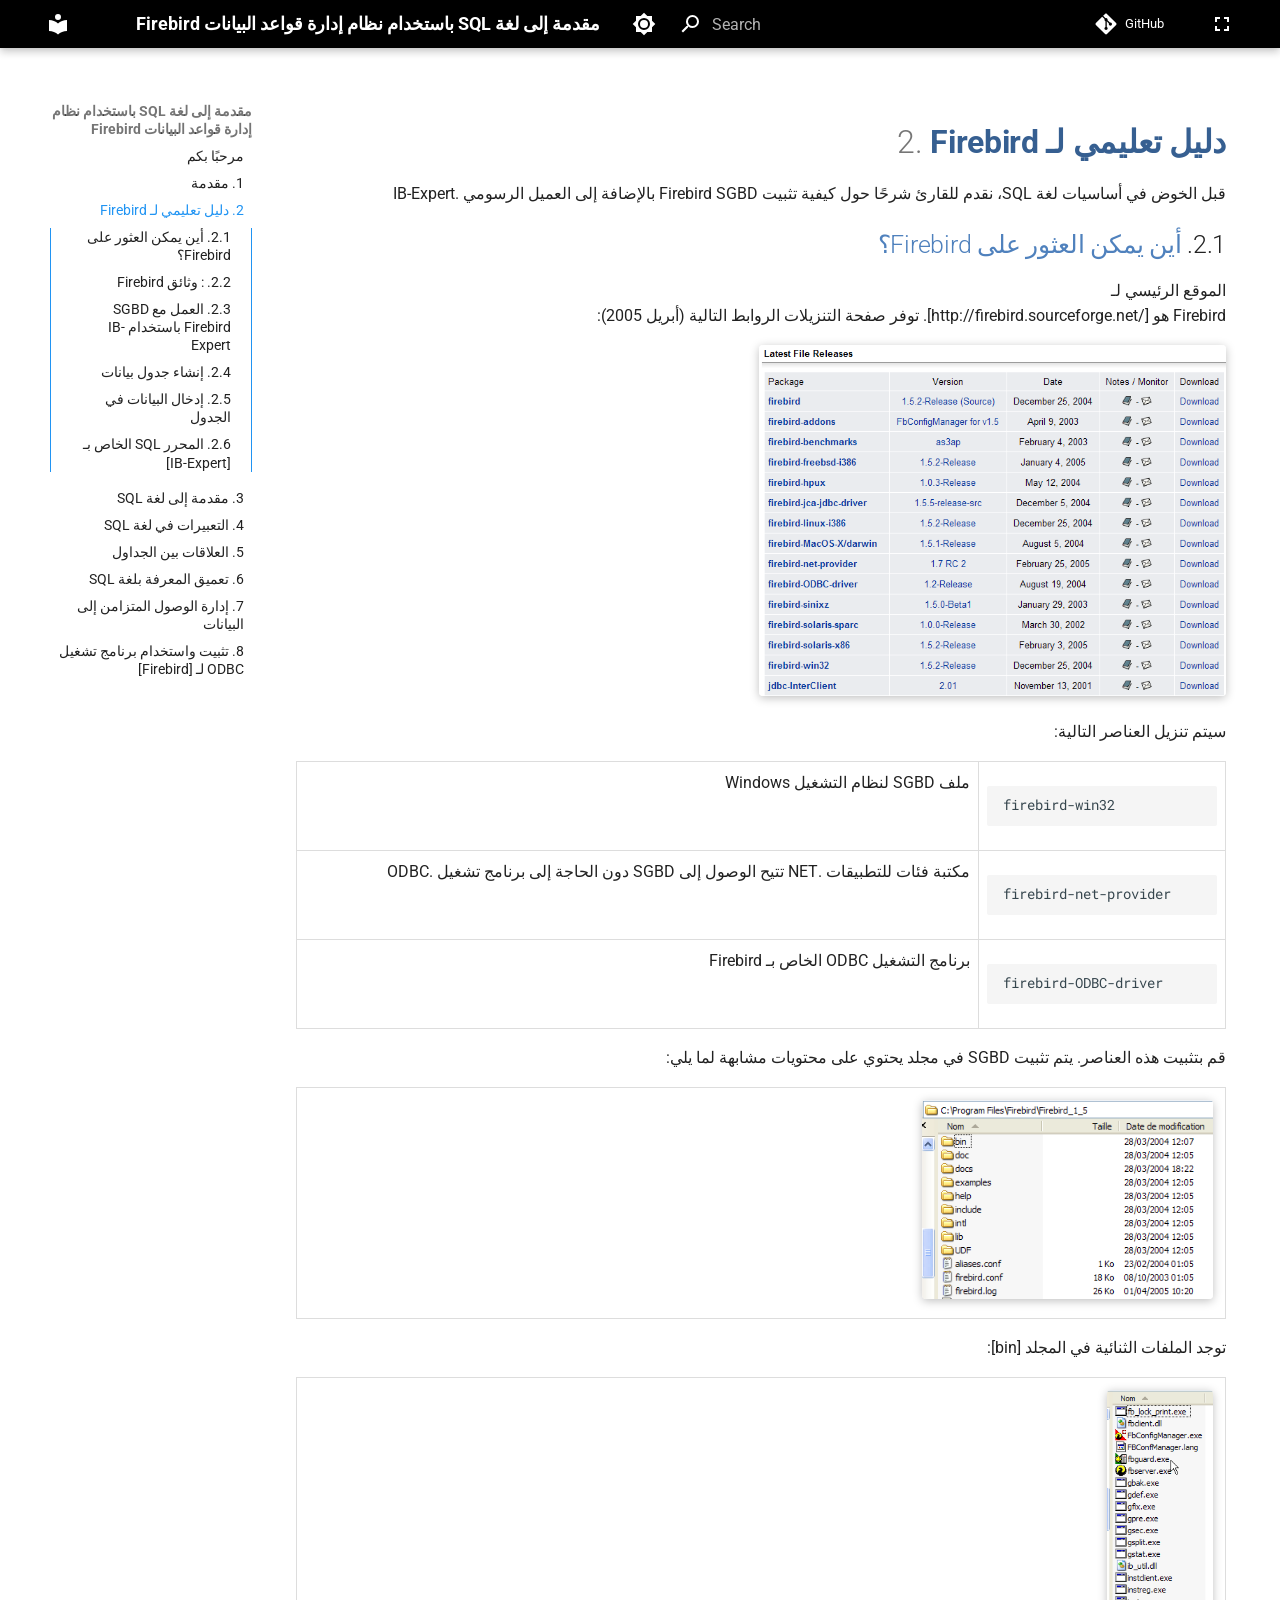
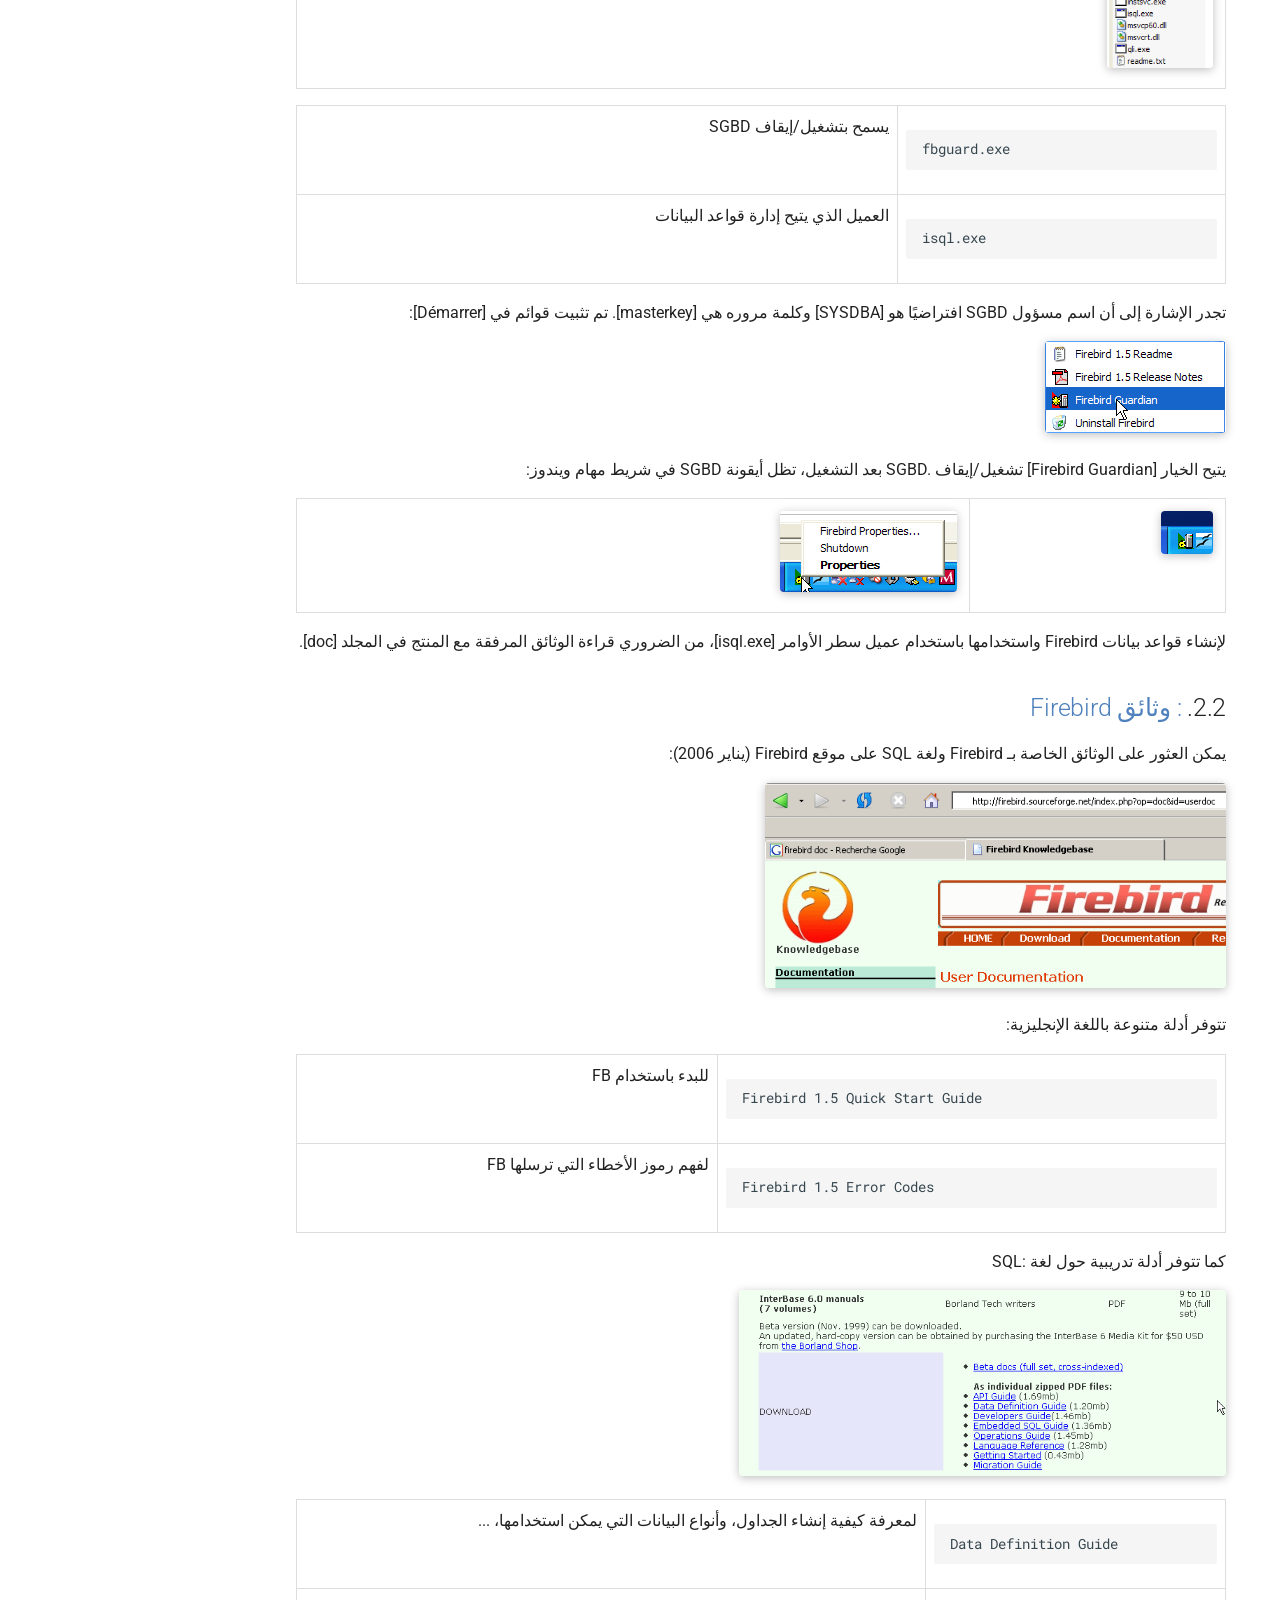
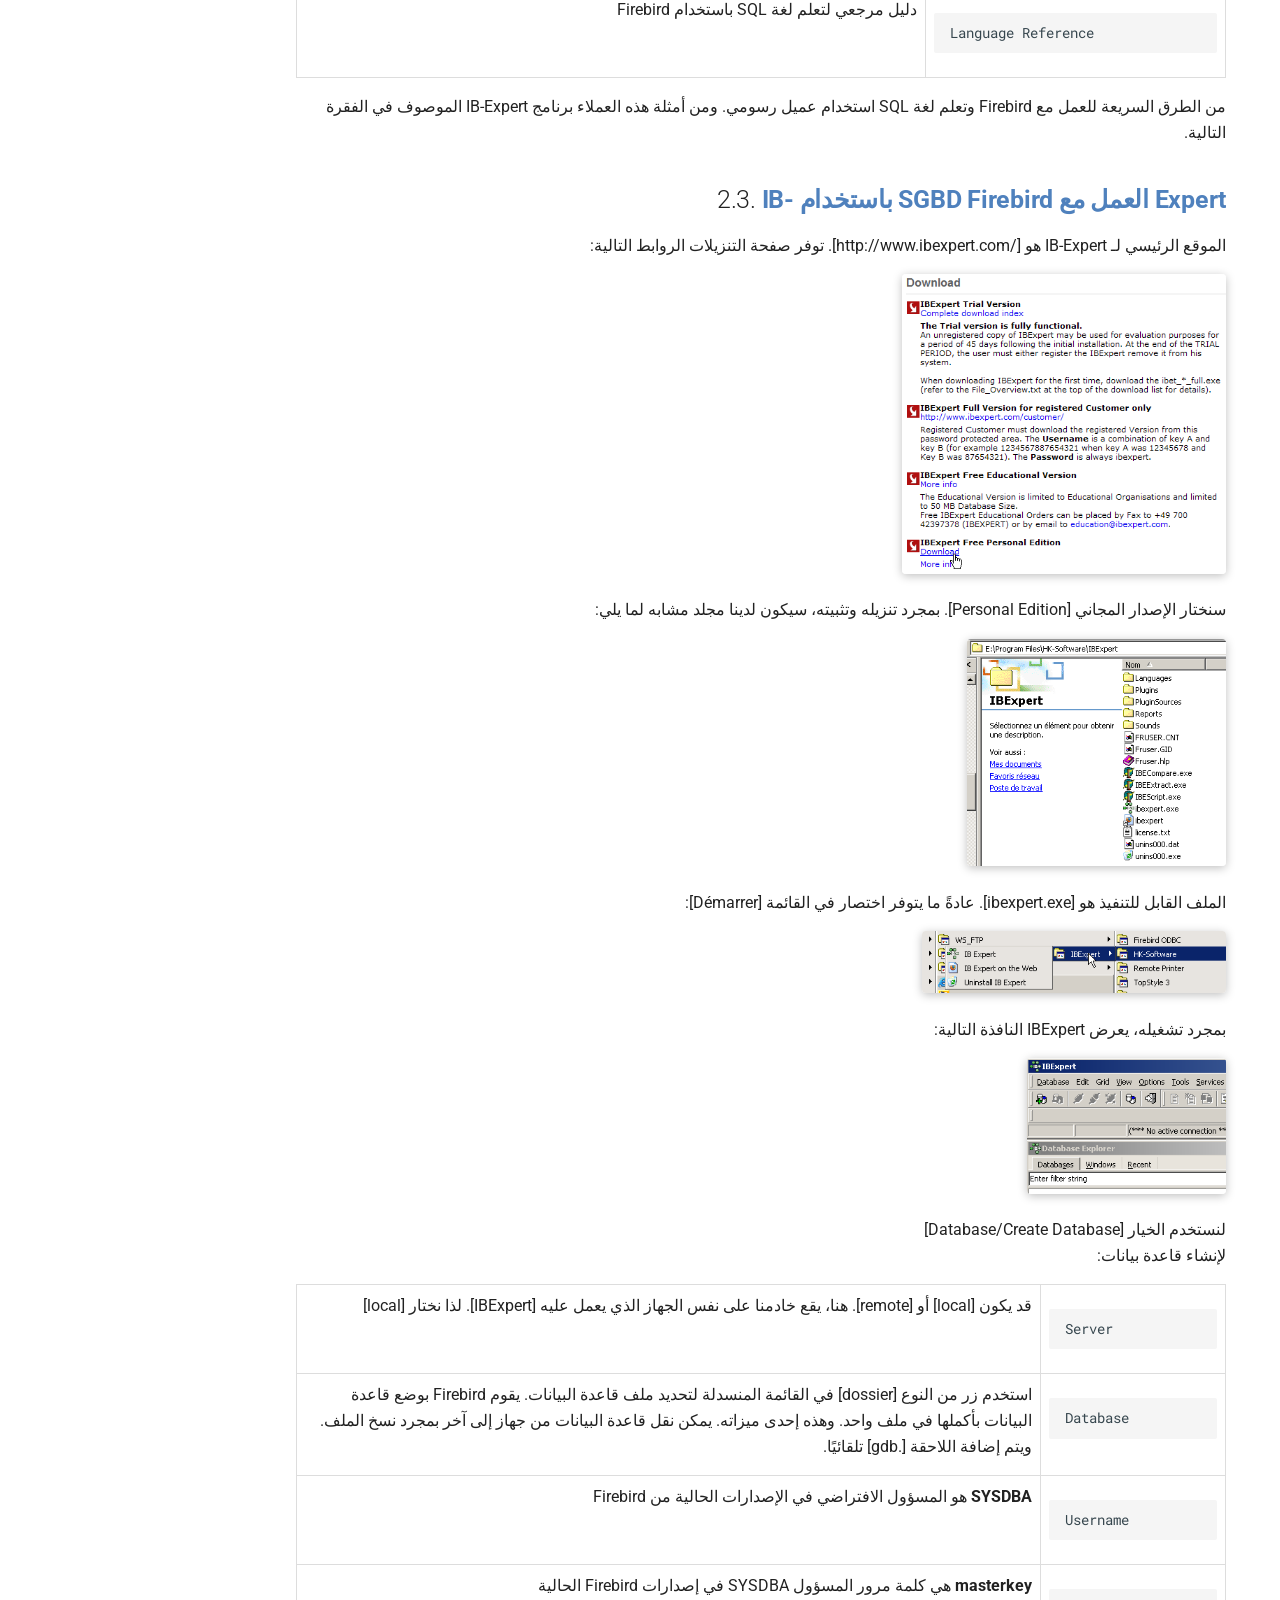
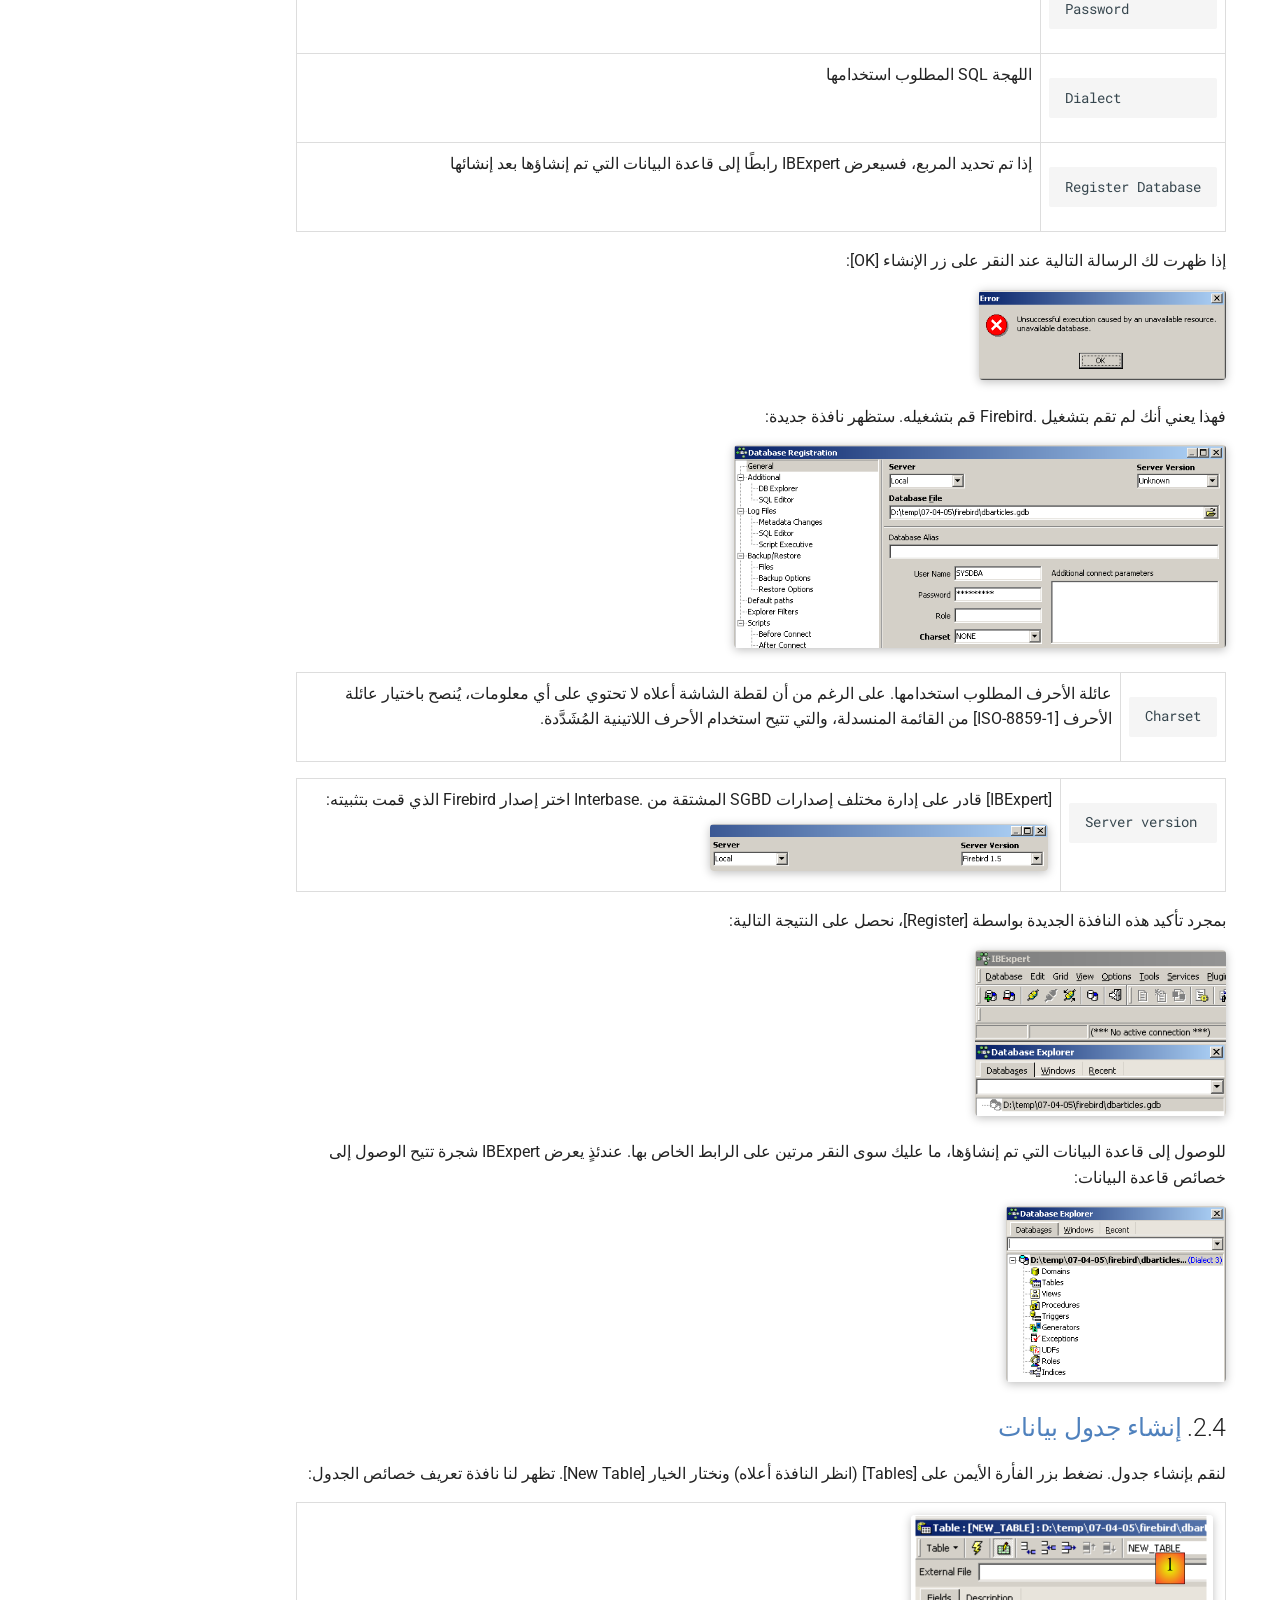
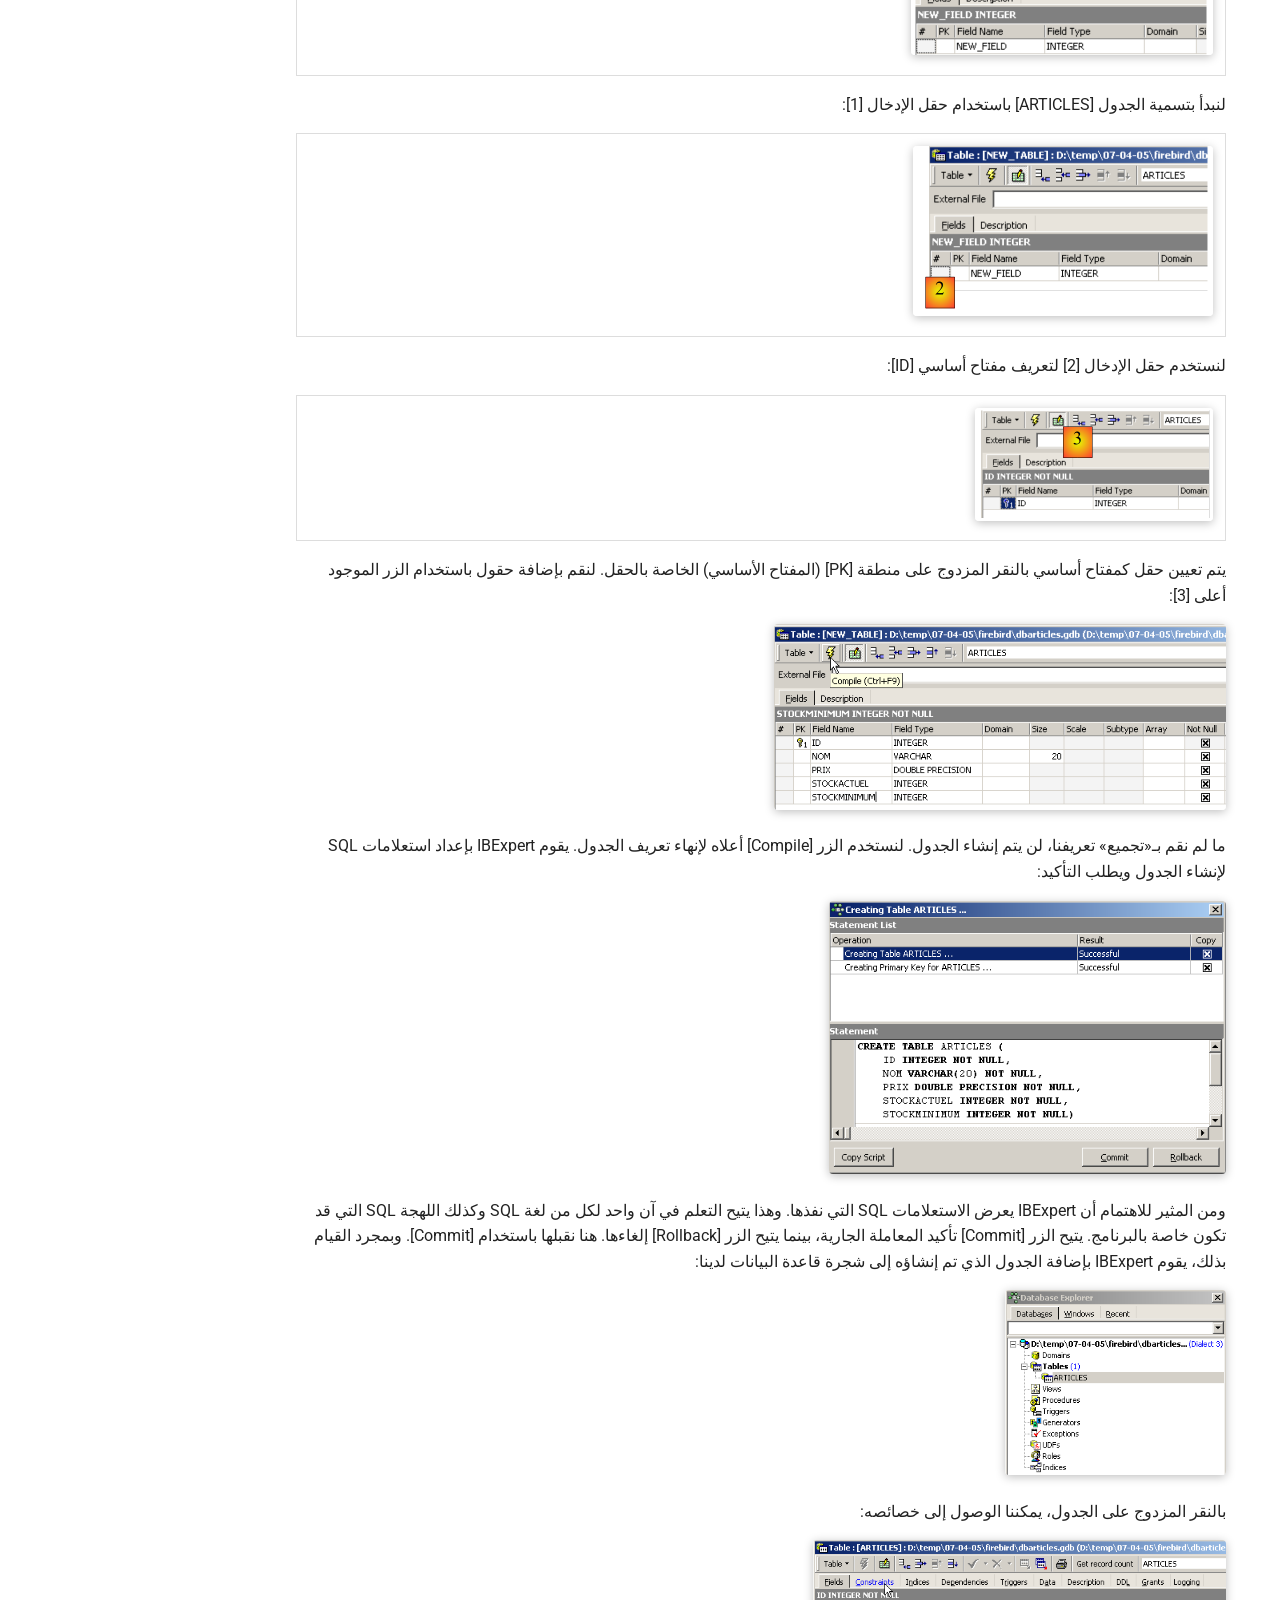
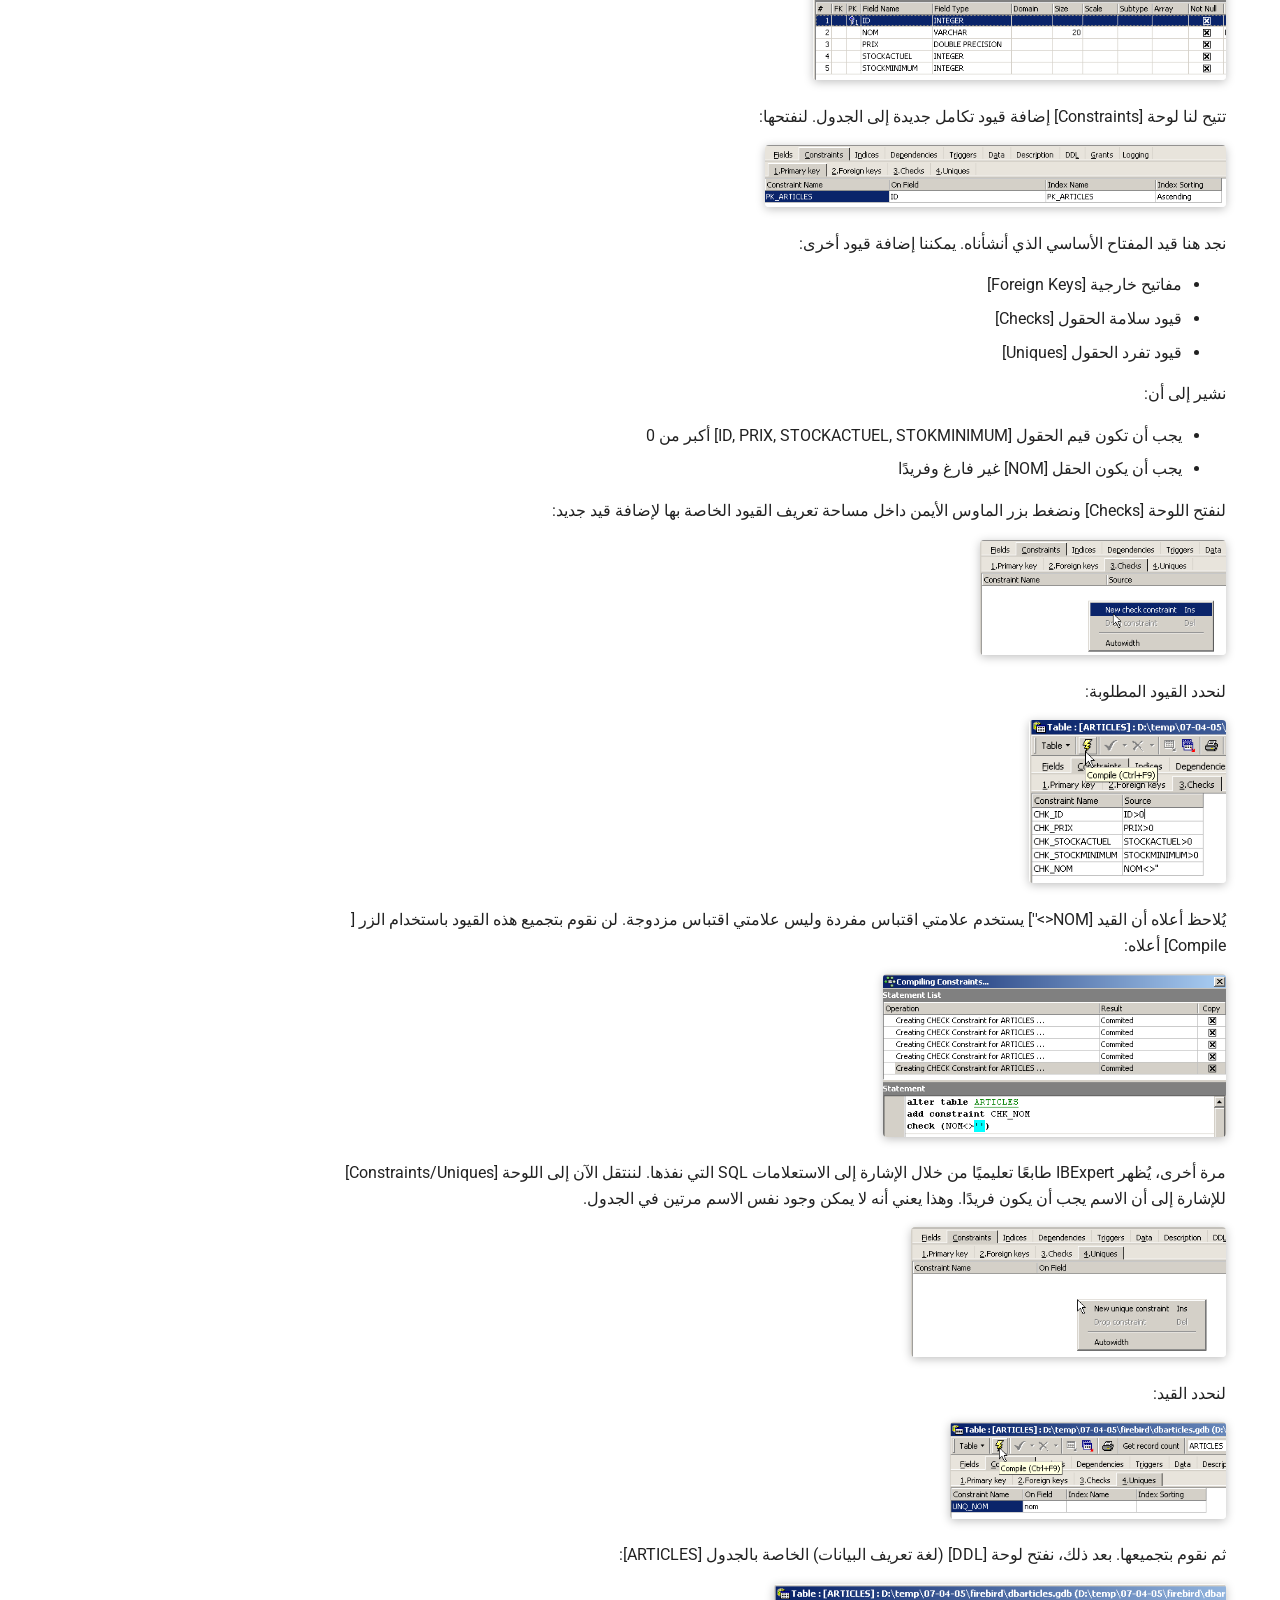
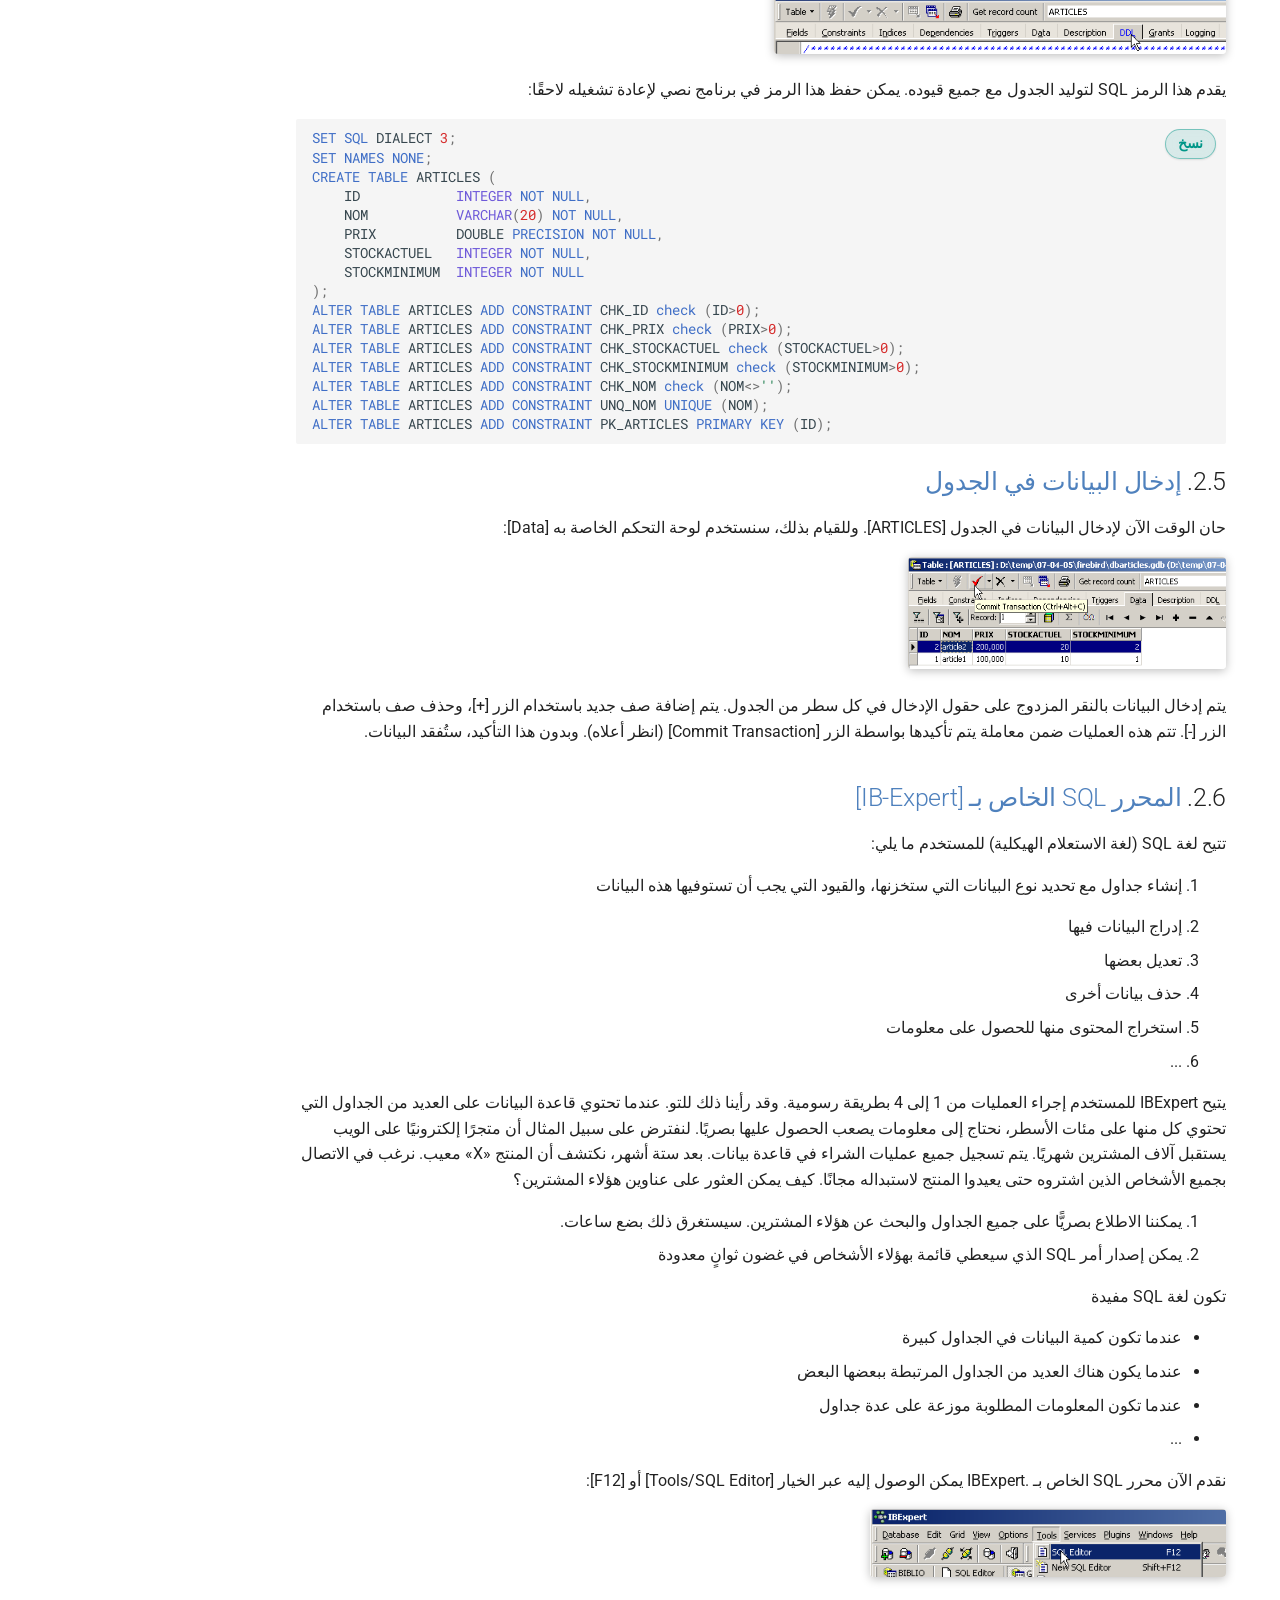
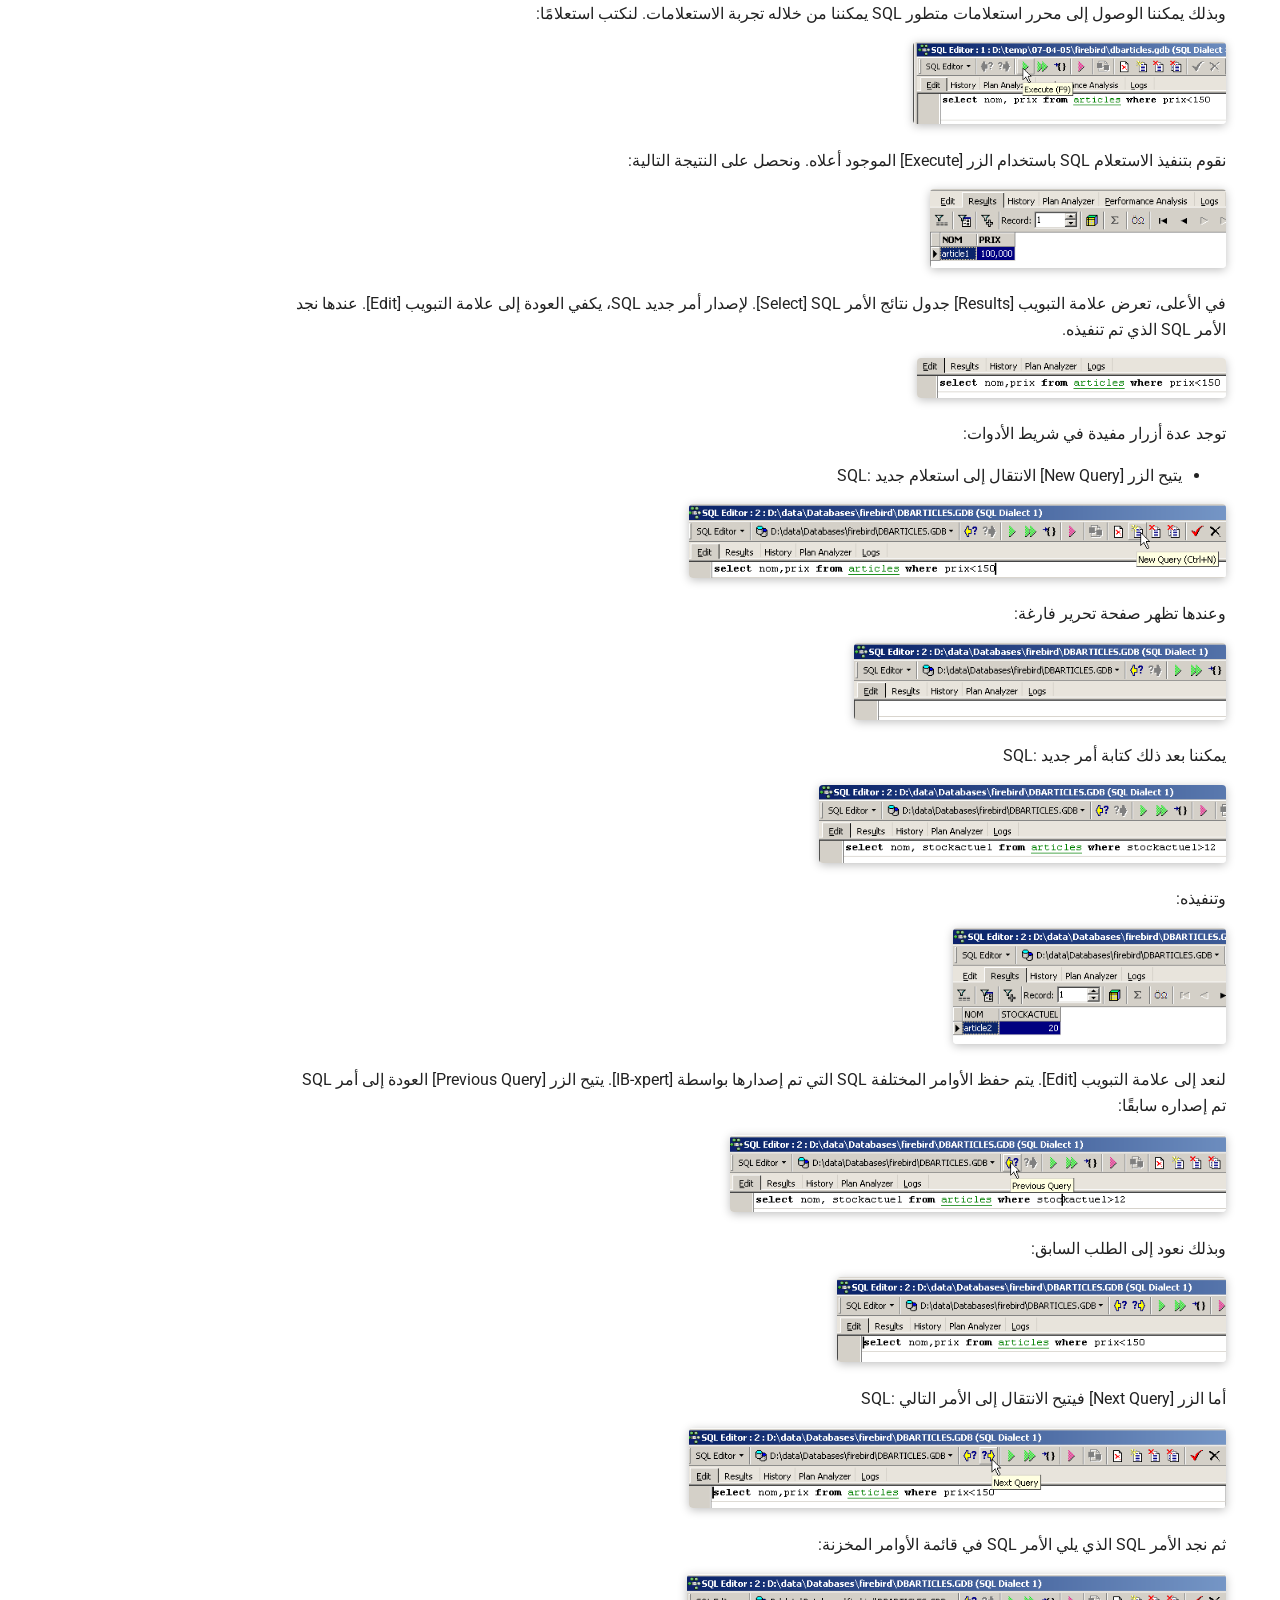
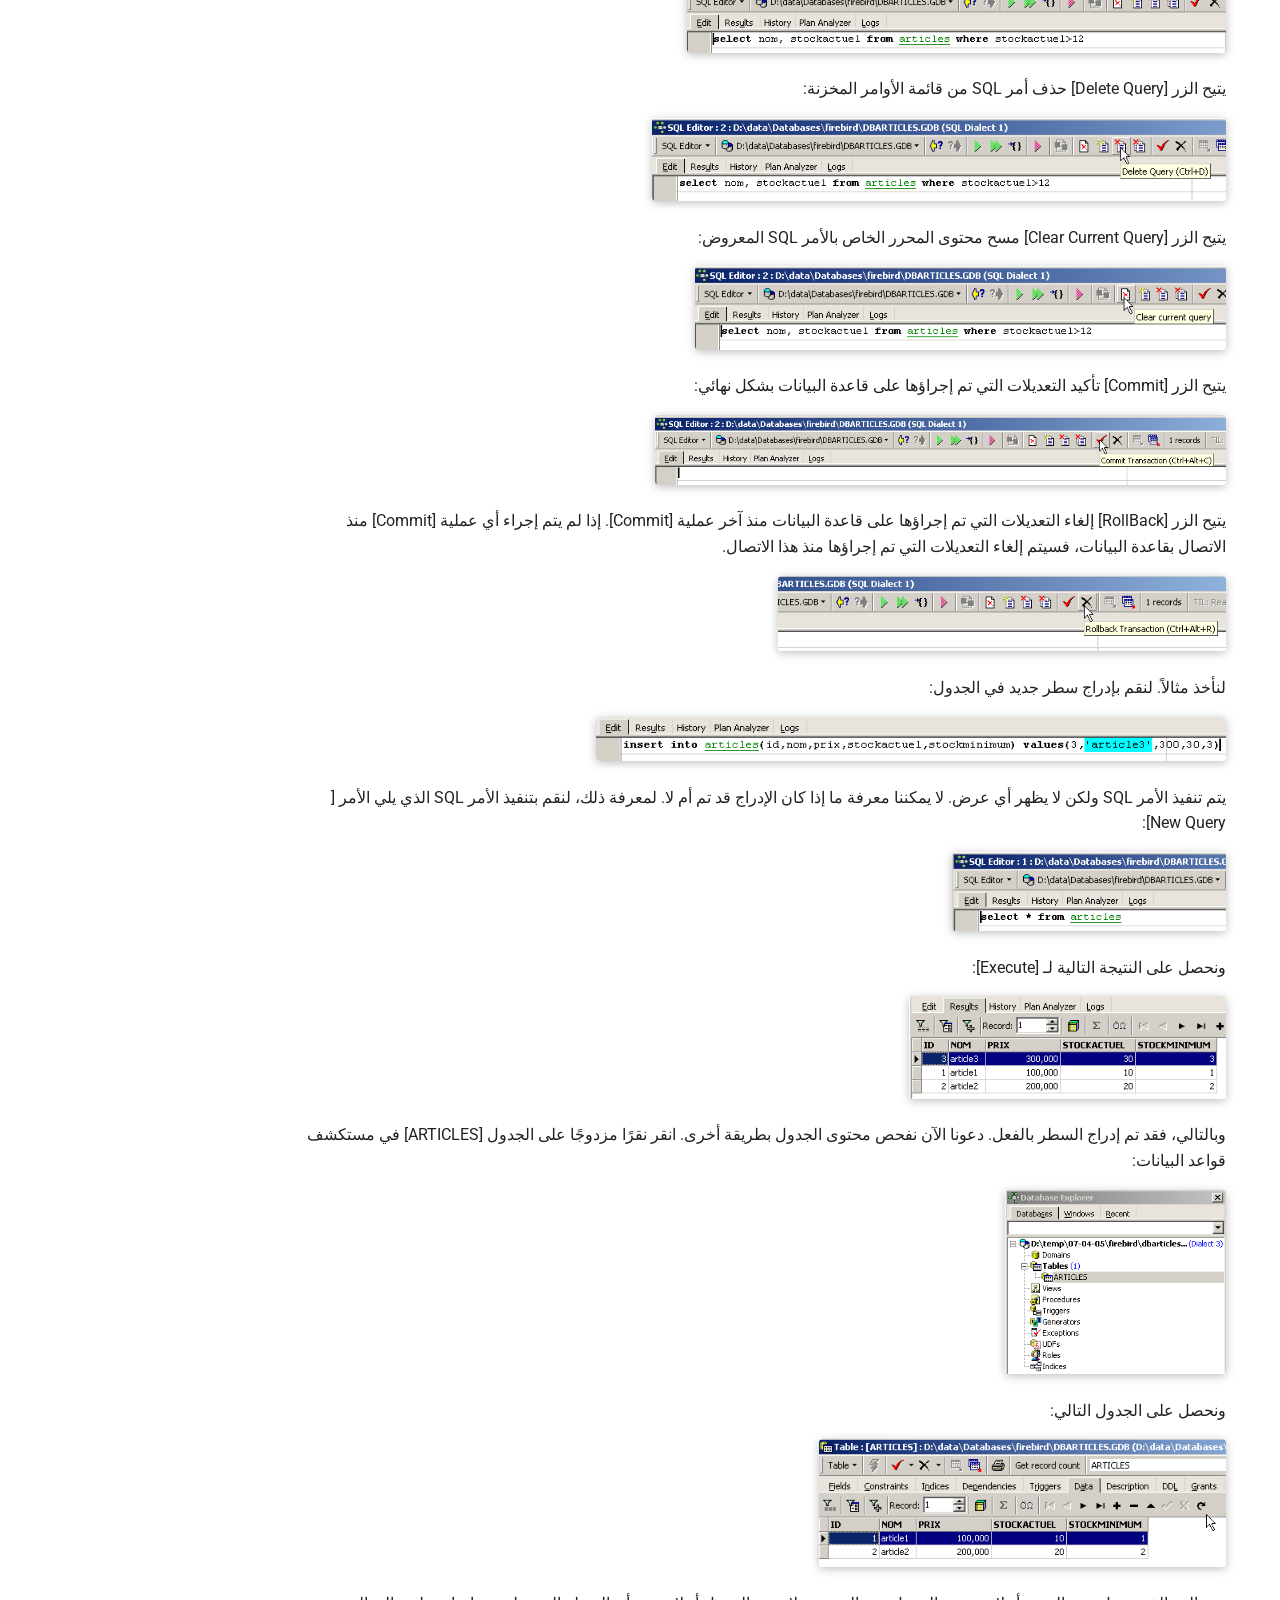
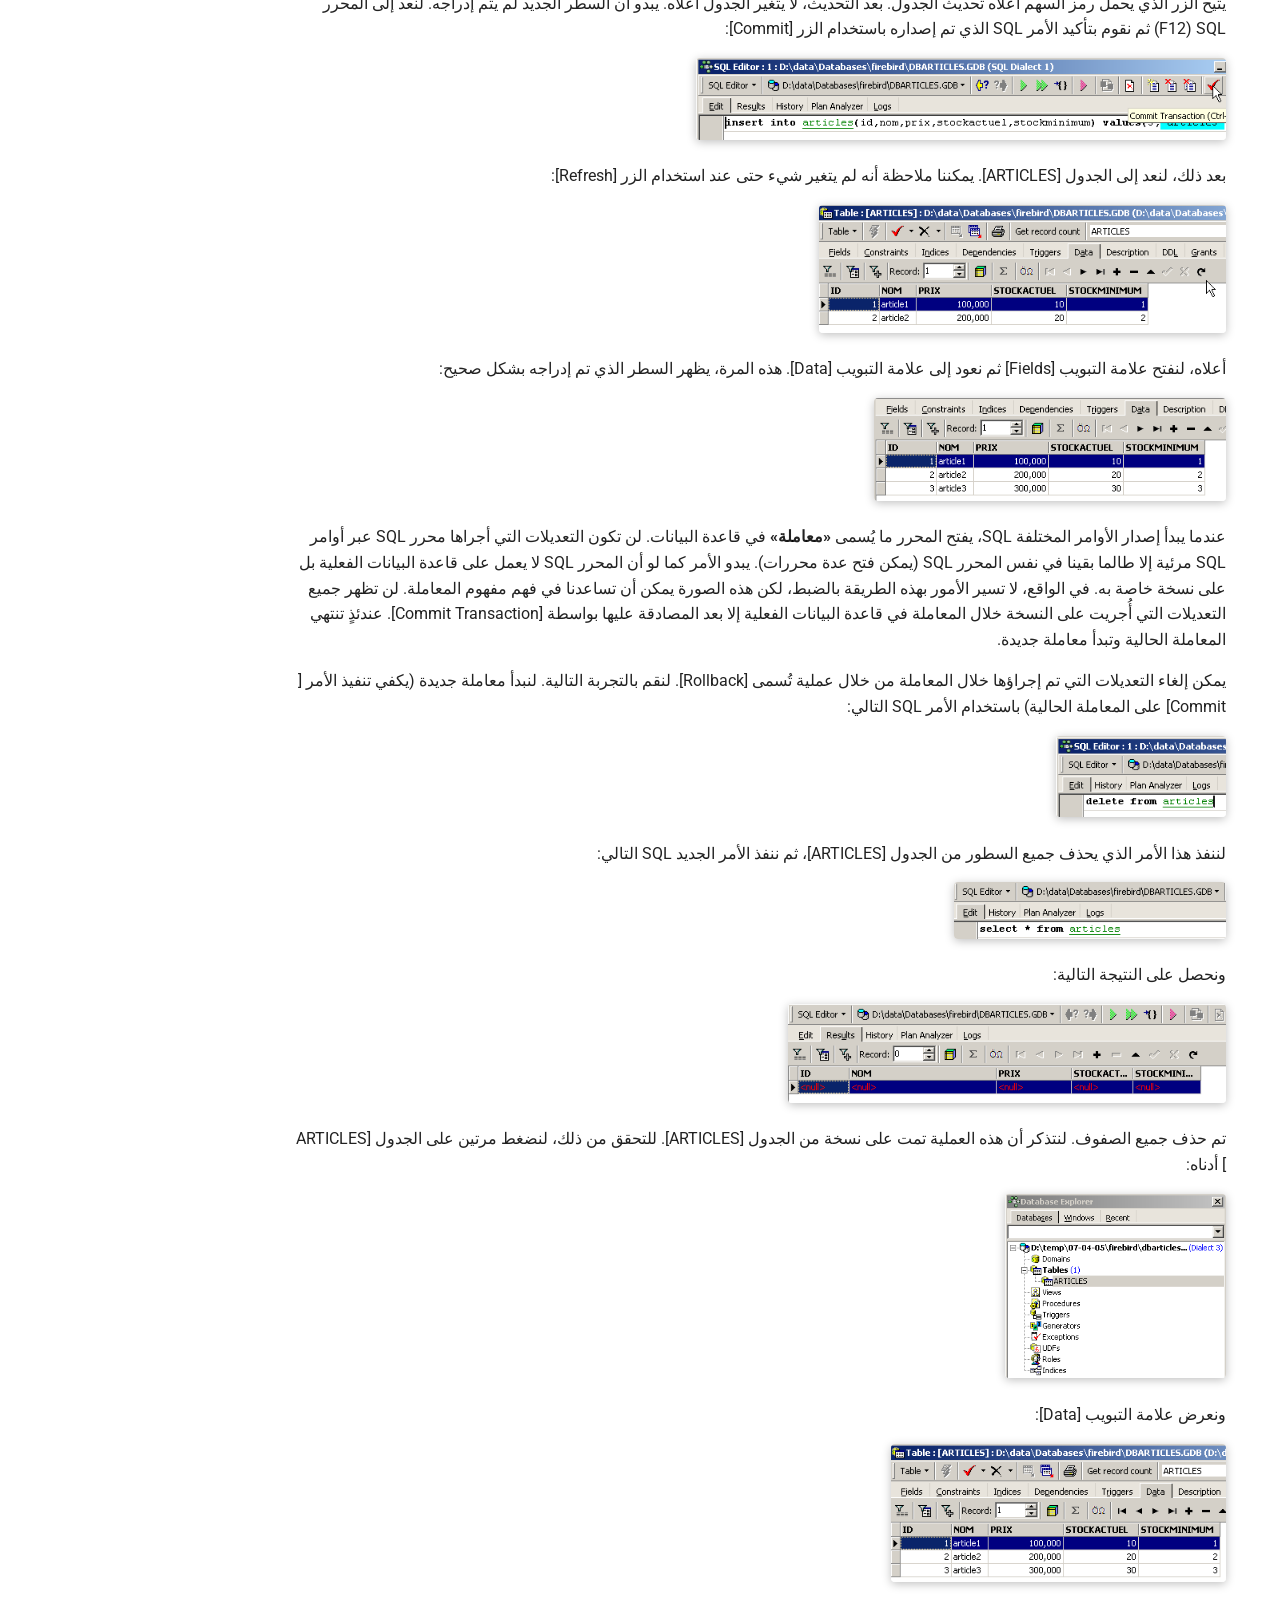
<file: dlyl-tlymy-l-firebird.html>
<!doctype html>
<html lang="en" class="no-js">
  <head>
    
      <meta charset="utf-8">
      <meta name="viewport" content="width=device-width,initial-scale=1">
      
        <meta name="description" content="مقدمة إلى لغة SQL باستخدام نظام إدارة قواعد البيانات Firebird">
      
      
        <meta name="author" content="Serge Tahé">
      
      
        <link rel="canonical" href="https://stahe.github.io/ar-sql-firebird-janv-2006/dlyl-tlymy-l-firebird.html">
      
      
        <link rel="prev" href="mqdm.html">
      
      
        <link rel="next" href="mqdm-l-l-sql.html">
      
      
        
      
      
      <link rel="icon" href="assets/images/favicon.png">
      <meta name="generator" content="mkdocs-1.6.1, mkdocs-material-9.7.0">
    
    
      
        <title>2. دليل تعليمي لـ Firebird - مقدمة إلى لغة SQL باستخدام نظام إدارة قواعد البيانات Firebird</title>
      
    
    
      <link rel="stylesheet" href="assets/stylesheets/main.618322db.min.css">
      
        
        <link rel="stylesheet" href="assets/stylesheets/palette.ab4e12ef.min.css">
      
      


    
    
      
    
    
      
        
        
        <link rel="preconnect" href="https://fonts.gstatic.com" crossorigin>
        <link rel="stylesheet" href="https://fonts.googleapis.com/css?family=Roboto:300,300i,400,400i,700,700i%7CRoboto+Mono:400,400i,700,700i&display=fallback">
        <style>:root{--md-text-font:"Roboto";--md-code-font:"Roboto Mono"}</style>
      
    
    
      <link rel="stylesheet" href="stylesheets/focus.css">
    
      <link rel="stylesheet" href="stylesheets/bidi.css">
    
    <script>__md_scope=new URL(".",location),__md_hash=e=>[...e].reduce(((e,_)=>(e<<5)-e+_.charCodeAt(0)),0),__md_get=(e,_=localStorage,t=__md_scope)=>JSON.parse(_.getItem(t.pathname+"."+e)),__md_set=(e,_,t=localStorage,a=__md_scope)=>{try{t.setItem(a.pathname+"."+e,JSON.stringify(_))}catch(e){}}</script>
    
      
  <script async src="https://www.googletagmanager.com/gtag/js?id=G-EBZC3JVJNR"></script>
  <script>
    window.dataLayer = window.dataLayer || [];
    function gtag(){dataLayer.push(arguments);}
    gtag('js', new Date());
    var siteName = "مقدمة إلى لغة SQL باستخدام نظام إدارة قواعد البيانات Firebird";
    gtag('config', 'G-EBZC3JVJNR', {
        'page_title': siteName
    });
  </script>

    
    
  </head>
  
  
    
    
      
    
    
    
    
    <body dir="ltr" data-md-color-scheme="default" data-md-color-primary="blue" data-md-color-accent="purple">
  
    
    <input class="md-toggle" data-md-toggle="drawer" type="checkbox" id="__drawer" autocomplete="off">
    <input class="md-toggle" data-md-toggle="search" type="checkbox" id="__search" autocomplete="off">
    <label class="md-overlay" for="__drawer"></label>
    <div data-md-component="skip">
      
        
        <a href="#2-firebird" class="md-skip">
          Skip to content
        </a>
      
    </div>
    <div data-md-component="announce">
      
    </div>
    
    
      

  

<header class="md-header md-header--shadow" data-md-component="header">
  <nav class="md-header__inner md-grid" aria-label="Header">
    <a href="index.html" title="مقدمة إلى لغة SQL باستخدام نظام إدارة قواعد البيانات Firebird" class="md-header__button md-logo" aria-label="مقدمة إلى لغة SQL باستخدام نظام إدارة قواعد البيانات Firebird" data-md-component="logo">
      
  
  <svg xmlns="http://www.w3.org/2000/svg" viewBox="0 0 24 24"><path d="M12 8a3 3 0 0 0 3-3 3 3 0 0 0-3-3 3 3 0 0 0-3 3 3 3 0 0 0 3 3m0 3.54C9.64 9.35 6.5 8 3 8v11c3.5 0 6.64 1.35 9 3.54 2.36-2.19 5.5-3.54 9-3.54V8c-3.5 0-6.64 1.35-9 3.54"/></svg>

    </a>
    <label class="md-header__button md-icon" for="__drawer">
      
      <svg xmlns="http://www.w3.org/2000/svg" viewBox="0 0 24 24"><path d="M3 6h18v2H3zm0 5h18v2H3zm0 5h18v2H3z"/></svg>
    </label>
    <div class="md-header__title" data-md-component="header-title">
      <div class="md-header__ellipsis">
        <div class="md-header__topic">
          <span class="md-ellipsis">
            مقدمة إلى لغة SQL باستخدام نظام إدارة قواعد البيانات Firebird
          </span>
        </div>
        <div class="md-header__topic" data-md-component="header-topic">
          <span class="md-ellipsis">
            
              2. دليل تعليمي لـ Firebird
            
          </span>
        </div>
      </div>
    </div>
    
      
        <form class="md-header__option" data-md-component="palette">
  
    
    
    
    <input class="md-option" data-md-color-media="(prefers-color-scheme: light)" data-md-color-scheme="default" data-md-color-primary="blue" data-md-color-accent="purple"  aria-label="التبديل إلى الوضع الداكن"  type="radio" name="__palette" id="__palette_0">
    
      <label class="md-header__button md-icon" title="التبديل إلى الوضع الداكن" for="__palette_1" hidden>
        <svg xmlns="http://www.w3.org/2000/svg" viewBox="0 0 24 24"><path d="M12 8a4 4 0 0 0-4 4 4 4 0 0 0 4 4 4 4 0 0 0 4-4 4 4 0 0 0-4-4m0 10a6 6 0 0 1-6-6 6 6 0 0 1 6-6 6 6 0 0 1 6 6 6 6 0 0 1-6 6m8-9.31V4h-4.69L12 .69 8.69 4H4v4.69L.69 12 4 15.31V20h4.69L12 23.31 15.31 20H20v-4.69L23.31 12z"/></svg>
      </label>
    
  
    
    
    
    <input class="md-option" data-md-color-media="(prefers-color-scheme: dark)" data-md-color-scheme="slate" data-md-color-primary="blue" data-md-color-accent="purple"  aria-label="التبديل إلى الوضع الفاتح"  type="radio" name="__palette" id="__palette_1">
    
      <label class="md-header__button md-icon" title="التبديل إلى الوضع الفاتح" for="__palette_0" hidden>
        <svg xmlns="http://www.w3.org/2000/svg" viewBox="0 0 24 24"><path d="M12 18c-.89 0-1.74-.2-2.5-.55C11.56 16.5 13 14.42 13 12s-1.44-4.5-3.5-5.45C10.26 6.2 11.11 6 12 6a6 6 0 0 1 6 6 6 6 0 0 1-6 6m8-9.31V4h-4.69L12 .69 8.69 4H4v4.69L.69 12 4 15.31V20h4.69L12 23.31 15.31 20H20v-4.69L23.31 12z"/></svg>
      </label>
    
  
</form>
      
    
    
      <script>var palette=__md_get("__palette");if(palette&&palette.color){if("(prefers-color-scheme)"===palette.color.media){var media=matchMedia("(prefers-color-scheme: light)"),input=document.querySelector(media.matches?"[data-md-color-media='(prefers-color-scheme: light)']":"[data-md-color-media='(prefers-color-scheme: dark)']");palette.color.media=input.getAttribute("data-md-color-media"),palette.color.scheme=input.getAttribute("data-md-color-scheme"),palette.color.primary=input.getAttribute("data-md-color-primary"),palette.color.accent=input.getAttribute("data-md-color-accent")}for(var[key,value]of Object.entries(palette.color))document.body.setAttribute("data-md-color-"+key,value)}</script>
    
    
    
      
      
        <label class="md-header__button md-icon" for="__search">
          
          <svg xmlns="http://www.w3.org/2000/svg" viewBox="0 0 24 24"><path d="M9.5 3A6.5 6.5 0 0 1 16 9.5c0 1.61-.59 3.09-1.56 4.23l.27.27h.79l5 5-1.5 1.5-5-5v-.79l-.27-.27A6.52 6.52 0 0 1 9.5 16 6.5 6.5 0 0 1 3 9.5 6.5 6.5 0 0 1 9.5 3m0 2C7 5 5 7 5 9.5S7 14 9.5 14 14 12 14 9.5 12 5 9.5 5"/></svg>
        </label>
        <div class="md-search" data-md-component="search" role="dialog">
  <label class="md-search__overlay" for="__search"></label>
  <div class="md-search__inner" role="search">
    <form class="md-search__form" name="search">
      <input type="text" class="md-search__input" name="query" aria-label="Search" placeholder="Search" autocapitalize="off" autocorrect="off" autocomplete="off" spellcheck="false" data-md-component="search-query" required>
      <label class="md-search__icon md-icon" for="__search">
        
        <svg xmlns="http://www.w3.org/2000/svg" viewBox="0 0 24 24"><path d="M9.5 3A6.5 6.5 0 0 1 16 9.5c0 1.61-.59 3.09-1.56 4.23l.27.27h.79l5 5-1.5 1.5-5-5v-.79l-.27-.27A6.52 6.52 0 0 1 9.5 16 6.5 6.5 0 0 1 3 9.5 6.5 6.5 0 0 1 9.5 3m0 2C7 5 5 7 5 9.5S7 14 9.5 14 14 12 14 9.5 12 5 9.5 5"/></svg>
        
        <svg xmlns="http://www.w3.org/2000/svg" viewBox="0 0 24 24"><path d="M20 11v2H8l5.5 5.5-1.42 1.42L4.16 12l7.92-7.92L13.5 5.5 8 11z"/></svg>
      </label>
      <nav class="md-search__options" aria-label="Search">
        
        <button type="reset" class="md-search__icon md-icon" title="Clear" aria-label="Clear" tabindex="-1">
          
          <svg xmlns="http://www.w3.org/2000/svg" viewBox="0 0 24 24"><path d="M19 6.41 17.59 5 12 10.59 6.41 5 5 6.41 10.59 12 5 17.59 6.41 19 12 13.41 17.59 19 19 17.59 13.41 12z"/></svg>
        </button>
      </nav>
      
    </form>
    <div class="md-search__output">
      <div class="md-search__scrollwrap" tabindex="0" data-md-scrollfix>
        <div class="md-search-result" data-md-component="search-result">
          <div class="md-search-result__meta">
            Initializing search
          </div>
          <ol class="md-search-result__list" role="presentation"></ol>
        </div>
      </div>
    </div>
  </div>
</div>
      
    
    
      <div class="md-header__source">
        <a href="https://stahe.github.io/ar-sql-firebird-janv-2006" title="Go to repository" class="md-source" data-md-component="source">
  <div class="md-source__icon md-icon">
    
    <svg xmlns="http://www.w3.org/2000/svg" viewBox="0 0 448 512"><!--! Font Awesome Free 7.1.0 by @fontawesome - https://fontawesome.com License - https://fontawesome.com/license/free (Icons: CC BY 4.0, Fonts: SIL OFL 1.1, Code: MIT License) Copyright 2025 Fonticons, Inc.--><path d="M439.6 236.1 244 40.5c-5.4-5.5-12.8-8.5-20.4-8.5s-15 3-20.4 8.4L162.5 81l51.5 51.5c27.1-9.1 52.7 16.8 43.4 43.7l49.7 49.7c34.2-11.8 61.2 31 35.5 56.7-26.5 26.5-70.2-2.9-56-37.3L240.3 199v121.9c25.3 12.5 22.3 41.8 9.1 55-6.4 6.4-15.2 10.1-24.3 10.1s-17.8-3.6-24.3-10.1c-17.6-17.6-11.1-46.9 11.2-56v-123c-20.8-8.5-24.6-30.7-18.6-45L142.6 101 8.5 235.1C3 240.6 0 247.9 0 255.5s3 15 8.5 20.4l195.6 195.7c5.4 5.4 12.7 8.4 20.4 8.4s15-3 20.4-8.4l194.7-194.7c5.4-5.4 8.4-12.8 8.4-20.4s-3-15-8.4-20.4"/></svg>
  </div>
  <div class="md-source__repository">
    GitHub
  </div>
</a>
      </div>
    
  </nav>
  
</header>
    
    <div class="md-container" data-md-component="container">
      
      
        
          
        
      
      <main class="md-main" data-md-component="main">
        <div class="md-main__inner md-grid">
          
            
              
              <div class="md-sidebar md-sidebar--primary" data-md-component="sidebar" data-md-type="navigation" >
                <div class="md-sidebar__scrollwrap">
                  <div class="md-sidebar__inner">
                    



  

<nav class="md-nav md-nav--primary md-nav--integrated" aria-label="Navigation" data-md-level="0">
  <label class="md-nav__title" for="__drawer">
    <a href="index.html" title="مقدمة إلى لغة SQL باستخدام نظام إدارة قواعد البيانات Firebird" class="md-nav__button md-logo" aria-label="مقدمة إلى لغة SQL باستخدام نظام إدارة قواعد البيانات Firebird" data-md-component="logo">
      
  
  <svg xmlns="http://www.w3.org/2000/svg" viewBox="0 0 24 24"><path d="M12 8a3 3 0 0 0 3-3 3 3 0 0 0-3-3 3 3 0 0 0-3 3 3 3 0 0 0 3 3m0 3.54C9.64 9.35 6.5 8 3 8v11c3.5 0 6.64 1.35 9 3.54 2.36-2.19 5.5-3.54 9-3.54V8c-3.5 0-6.64 1.35-9 3.54"/></svg>

    </a>
    مقدمة إلى لغة SQL باستخدام نظام إدارة قواعد البيانات Firebird
  </label>
  
    <div class="md-nav__source">
      <a href="https://stahe.github.io/ar-sql-firebird-janv-2006" title="Go to repository" class="md-source" data-md-component="source">
  <div class="md-source__icon md-icon">
    
    <svg xmlns="http://www.w3.org/2000/svg" viewBox="0 0 448 512"><!--! Font Awesome Free 7.1.0 by @fontawesome - https://fontawesome.com License - https://fontawesome.com/license/free (Icons: CC BY 4.0, Fonts: SIL OFL 1.1, Code: MIT License) Copyright 2025 Fonticons, Inc.--><path d="M439.6 236.1 244 40.5c-5.4-5.5-12.8-8.5-20.4-8.5s-15 3-20.4 8.4L162.5 81l51.5 51.5c27.1-9.1 52.7 16.8 43.4 43.7l49.7 49.7c34.2-11.8 61.2 31 35.5 56.7-26.5 26.5-70.2-2.9-56-37.3L240.3 199v121.9c25.3 12.5 22.3 41.8 9.1 55-6.4 6.4-15.2 10.1-24.3 10.1s-17.8-3.6-24.3-10.1c-17.6-17.6-11.1-46.9 11.2-56v-123c-20.8-8.5-24.6-30.7-18.6-45L142.6 101 8.5 235.1C3 240.6 0 247.9 0 255.5s3 15 8.5 20.4l195.6 195.7c5.4 5.4 12.7 8.4 20.4 8.4s15-3 20.4-8.4l194.7-194.7c5.4-5.4 8.4-12.8 8.4-20.4s-3-15-8.4-20.4"/></svg>
  </div>
  <div class="md-source__repository">
    GitHub
  </div>
</a>
    </div>
  
  <ul class="md-nav__list" data-md-scrollfix>
    
      
      
  
  
  
  
    <li class="md-nav__item">
      <a href="index.html" class="md-nav__link">
        
  
  
  <span class="md-ellipsis">
    
  
    مرحبًا بكم
  

    
  </span>
  
  

      </a>
    </li>
  

    
      
      
  
  
  
  
    <li class="md-nav__item">
      <a href="mqdm.html" class="md-nav__link">
        
  
  
  <span class="md-ellipsis">
    
  
    1. مقدمة
  

    
  </span>
  
  

      </a>
    </li>
  

    
      
      
  
  
    
  
  
  
    <li class="md-nav__item md-nav__item--active">
      
      <input class="md-nav__toggle md-toggle" type="checkbox" id="__toc">
      
      
        
      
      
        <label class="md-nav__link md-nav__link--active" for="__toc">
          
  
  
  <span class="md-ellipsis">
    
  
    2. دليل تعليمي لـ Firebird
  

    
  </span>
  
  

          <span class="md-nav__icon md-icon"></span>
        </label>
      
      <a href="dlyl-tlymy-l-firebird.html" class="md-nav__link md-nav__link--active">
        
  
  
  <span class="md-ellipsis">
    
  
    2. دليل تعليمي لـ Firebird
  

    
  </span>
  
  

      </a>
      
        

<nav class="md-nav md-nav--secondary" aria-label="Table of contents">
  
  
  
    
  
  
    <label class="md-nav__title" for="__toc">
      <span class="md-nav__icon md-icon"></span>
      Table of contents
    </label>
    <ul class="md-nav__list" data-md-component="toc" data-md-scrollfix>
      
        <li class="md-nav__item">
  <a href="#21-firebird" class="md-nav__link">
    <span class="md-ellipsis">
      
        2.1. أين يمكن العثور على Firebird؟
      
    </span>
  </a>
  
</li>
      
        <li class="md-nav__item">
  <a href="#22-firebird" class="md-nav__link">
    <span class="md-ellipsis">
      
        2.2. : وثائق Firebird
      
    </span>
  </a>
  
</li>
      
        <li class="md-nav__item">
  <a href="#23-sgbd-firebird-ib-expert" class="md-nav__link">
    <span class="md-ellipsis">
      
        2.3. العمل مع SGBD Firebird باستخدام IB- Expert
      
    </span>
  </a>
  
</li>
      
        <li class="md-nav__item">
  <a href="#24" class="md-nav__link">
    <span class="md-ellipsis">
      
        2.4. إنشاء جدول بيانات
      
    </span>
  </a>
  
</li>
      
        <li class="md-nav__item">
  <a href="#25" class="md-nav__link">
    <span class="md-ellipsis">
      
        2.5. إدخال البيانات في الجدول
      
    </span>
  </a>
  
</li>
      
        <li class="md-nav__item">
  <a href="#26-sql-ib-expert" class="md-nav__link">
    <span class="md-ellipsis">
      
        2.6. المحرر SQL الخاص بـ [IB-Expert]
      
    </span>
  </a>
  
</li>
      
    </ul>
  
</nav>
      
    </li>
  

    
      
      
  
  
  
  
    <li class="md-nav__item">
      <a href="mqdm-l-l-sql.html" class="md-nav__link">
        
  
  
  <span class="md-ellipsis">
    
  
    3. مقدمة إلى لغة SQL
  

    
  </span>
  
  

      </a>
    </li>
  

    
      
      
  
  
  
  
    <li class="md-nav__item">
      <a href="ltbyrt-fy-l-sql.html" class="md-nav__link">
        
  
  
  <span class="md-ellipsis">
    
  
    4. التعبيرات في لغة SQL
  

    
  </span>
  
  

      </a>
    </li>
  

    
      
      
  
  
  
  
    <li class="md-nav__item">
      <a href="llqt-byn-ljdwl.html" class="md-nav__link">
        
  
  
  <span class="md-ellipsis">
    
  
    5. العلاقات بين الجداول
  

    
  </span>
  
  

      </a>
    </li>
  

    
      
      
  
  
  
  
    <li class="md-nav__item">
      <a href="tmyq-lmrf-bl-sql.html" class="md-nav__link">
        
  
  
  <span class="md-ellipsis">
    
  
    6. تعميق المعرفة بلغة SQL
  

    
  </span>
  
  

      </a>
    </li>
  

    
      
      
  
  
  
  
    <li class="md-nav__item">
      <a href="dr-lwwl-lmtzmn-l-lbynt.html" class="md-nav__link">
        
  
  
  <span class="md-ellipsis">
    
  
    7. إدارة الوصول المتزامن إلى البيانات
  

    
  </span>
  
  

      </a>
    </li>
  

    
      
      
  
  
  
  
    <li class="md-nav__item">
      <a href="tthbyt-wstkhdm-brnmj-tshyl-odbc-l-firebird.html" class="md-nav__link">
        
  
  
  <span class="md-ellipsis">
    
  
    8. تثبيت واستخدام برنامج تشغيل ODBC لـ [Firebird]
  

    
  </span>
  
  

      </a>
    </li>
  

    
  </ul>
</nav>
                  </div>
                </div>
              </div>
            
            
          
          
            <div class="md-content" data-md-component="content">
              
              <article class="md-content__inner md-typeset">
                
                  



<h1 id="2-firebird">2. <span style="color: #365f91"><strong>دليل تعليمي لـ <bdi dir="ltr" class="odt-ltr-term">Firebird</bdi></strong></span></h1>
<p>قبل الخوض في أساسيات لغة <bdi dir="ltr" class="odt-ltr-term">SQL</bdi>، نقدم للقارئ شرحًا حول كيفية تثبيت <bdi dir="ltr" class="odt-ltr-term">Firebird SGBD</bdi> بالإضافة إلى العميل الرسومي <bdi dir="ltr" class="odt-ltr-term">IB-Expert.</bdi></p>
<h2 id="21-firebird">2.1. <span style="color: #4f81bd">أين يمكن العثور على <bdi dir="ltr" class="odt-ltr-term">Firebird</bdi>؟</span></h2>
<p>الموقع الرئيسي لـ<span id="firebird" name="firebird" class="odt-bookmark-anchor"></span> <bdi dir="ltr" class="odt-ltr-term">Firebird</bdi> هو [<bdi dir="ltr" class="odt-ltr-term">http://firebird.sourceforge.net/</bdi>]. توفر صفحة التنزيلات الروابط التالية (أبريل 2005):</p>
<p><img src="images/100000000000029C000001F5CFB40258.png" width="467" height="351" style="width:12.363cm;height:9.278cm;" alt="Image" class="odt-zoomable" data-zoom-src="images/100000000000029C000001F5CFB40258.png" /></p>
<p>سيتم تنزيل العناصر التالية:</p>
<table dir="rtl" class="odt-table" style="border-collapse: collapse; width: 100%; margin-bottom: 1em;"><tr><td dir="rtl" style="border: 1px solid #ddd; padding: 8px; vertical-align: top; text-align: right;"><div markdown="block">
<div class="highlight"><pre><span></span><code><a id="__codelineno-0-1" name="__codelineno-0-1" href="#__codelineno-0-1"></a>firebird-win32
</code></pre></div>
</div></td><td dir="rtl" style="border: 1px solid #ddd; padding: 8px; vertical-align: top; text-align: right;"><div style="margin:0 0 0.5em 0">ملف <bdi dir="ltr" class="odt-ltr-term">SGBD</bdi> لنظام التشغيل <bdi dir="ltr" class="odt-ltr-term">Windows</bdi></div></td></tr><tr><td dir="rtl" style="border: 1px solid #ddd; padding: 8px; vertical-align: top; text-align: right;"><div markdown="block">
<div class="highlight"><pre><span></span><code><a id="__codelineno-1-1" name="__codelineno-1-1" href="#__codelineno-1-1"></a>firebird-net-provider
</code></pre></div>
</div></td><td dir="rtl" style="border: 1px solid #ddd; padding: 8px; vertical-align: top; text-align: right;"><div style="margin:0 0 0.5em 0">مكتبة فئات للتطبيقات .<bdi dir="ltr" class="odt-ltr-term">NET</bdi> تتيح الوصول إلى <bdi dir="ltr" class="odt-ltr-term">SGBD</bdi> دون الحاجة إلى برنامج تشغيل <bdi dir="ltr" class="odt-ltr-term">ODBC.</bdi></div></td></tr><tr><td dir="rtl" style="border: 1px solid #ddd; padding: 8px; vertical-align: top; text-align: right;"><div markdown="block">
<div class="highlight"><pre><span></span><code><a id="__codelineno-2-1" name="__codelineno-2-1" href="#__codelineno-2-1"></a>firebird-ODBC-driver
</code></pre></div>
</div></td><td dir="rtl" style="border: 1px solid #ddd; padding: 8px; vertical-align: top; text-align: right;"><div style="margin:0 0 0.5em 0">برنامج التشغيل <bdi dir="ltr" class="odt-ltr-term">ODBC</bdi> الخاص بـ <bdi dir="ltr" class="odt-ltr-term">Firebird</bdi></div></td></tr></table>

<p>قم بتثبيت هذه العناصر. يتم تثبيت <bdi dir="ltr" class="odt-ltr-term">SGBD</bdi> في مجلد يحتوي على محتويات مشابهة لما يلي:</p>
<table dir="rtl" class="odt-table" style="border-collapse: collapse; width: 100%; margin-bottom: 1em;"><tr><td dir="rtl" style="border: 1px solid #ddd; padding: 8px; vertical-align: top; text-align: right;"><img src="images/100000000000016C000000F954F34DD9.png" width="291" height="199" style="display:inline-block; margin:4px;width:7.694cm;height:5.267cm;" class="odt-zoomable" data-zoom-src="images/100000000000016C000000F954F34DD9.png" /></td></tr></table>

<p>توجد الملفات الثنائية في المجلد [bin]:</p>
<table dir="rtl" class="odt-table" style="border-collapse: collapse; width: 100%; margin-bottom: 1em;"><tr><td dir="rtl" style="border: 1px solid #ddd; padding: 8px; vertical-align: top; text-align: right;"><img src="images/10000000000000980000018EB6B815A2.png" width="106" height="278" style="display:inline-block; margin:4px;width:2.817cm;height:7.368cm;" class="odt-zoomable" data-zoom-src="images/10000000000000980000018EB6B815A2.png" /></td></tr></table>

<table dir="rtl" class="odt-table" style="border-collapse: collapse; width: 100%; margin-bottom: 1em;"><tr><td dir="rtl" style="border: 1px solid #ddd; padding: 8px; vertical-align: top; text-align: right;"><div markdown="block">
<div class="highlight"><pre><span></span><code><a id="__codelineno-3-1" name="__codelineno-3-1" href="#__codelineno-3-1"></a>fbguard.exe
</code></pre></div>
</div></td><td dir="rtl" style="border: 1px solid #ddd; padding: 8px; vertical-align: top; text-align: right;"><div style="margin:0 0 0.5em 0">يسمح بتشغيل/إيقاف <bdi dir="ltr" class="odt-ltr-term">SGBD</bdi></div></td></tr><tr><td dir="rtl" style="border: 1px solid #ddd; padding: 8px; vertical-align: top; text-align: right;"><div markdown="block">
<div class="highlight"><pre><span></span><code><a id="__codelineno-4-1" name="__codelineno-4-1" href="#__codelineno-4-1"></a>isql.exe
</code></pre></div>
</div></td><td dir="rtl" style="border: 1px solid #ddd; padding: 8px; vertical-align: top; text-align: right;"><div style="margin:0 0 0.5em 0">العميل الذي يتيح إدارة قواعد البيانات</div></td></tr></table>

<p>تجدر الإشارة إلى أن اسم مسؤول <bdi dir="ltr" class="odt-ltr-term">SGBD</bdi> افتراضيًا هو [<bdi dir="ltr" class="odt-ltr-term">SYSDBA</bdi>] وكلمة مروره هي [<bdi dir="ltr" class="odt-ltr-term">masterkey</bdi>]. تم تثبيت قوائم في [<bdi dir="ltr" class="odt-ltr-term">Démarrer</bdi>]:</p>
<p><img src="images/10000000000000B50000005C44F7E193.png" width="181" height="92" style="width:4.782cm;height:2.427cm;" alt="Image" class="odt-zoomable" data-zoom-src="images/10000000000000B50000005C44F7E193.png" /></p>
<p>يتيح الخيار [<bdi dir="ltr" class="odt-ltr-term">Firebird Guardian</bdi>] تشغيل/إيقاف <bdi dir="ltr" class="odt-ltr-term">SGBD.</bdi> بعد التشغيل، تظل أيقونة <bdi dir="ltr" class="odt-ltr-term">SGBD</bdi> في شريط مهام ويندوز:</p>
<table dir="rtl" class="odt-table" style="border-collapse: collapse; width: 100%; margin-bottom: 1em;"><tr><td dir="rtl" style="border: 1px solid #ddd; padding: 8px; vertical-align: top; text-align: right;"><img src="images/10000000000000340000002BBE55685B.png" width="52" height="43" style="display:inline-block; margin:4px;width:1.374cm;height:1.132cm;" class="odt-zoomable" data-zoom-src="images/10000000000000340000002BBE55685B.png" /></td><td dir="rtl" style="border: 1px solid #ddd; padding: 8px; vertical-align: top; text-align: right;"><img src="images/10000000000000B1000000517CF578E2.png" width="177" height="81" style="display:inline-block; margin:4px;width:4.676cm;height:2.136cm;" class="odt-zoomable" data-zoom-src="images/10000000000000B1000000517CF578E2.png" /></td></tr></table>

<p>لإنشاء قواعد بيانات <bdi dir="ltr" class="odt-ltr-term">Firebird</bdi> واستخدامها باستخدام عميل سطر الأوامر [<bdi dir="ltr" class="odt-ltr-term">isql.exe</bdi>]، من الضروري قراءة الوثائق المرفقة مع المنتج في المجلد [doc].</p>
<p><span id="docfirebird" name="docfirebird" class="odt-bookmark-anchor"></span>
<span id="ibexpert1" name="ibexpert1" class="odt-bookmark-anchor"></span></p>
<h2 id="22-firebird">2.2. <span style="color: #4f81bd">: وثائق <bdi dir="ltr" class="odt-ltr-term">Firebird</bdi></span></h2>
<p>يمكن العثور على الوثائق الخاصة بـ <bdi dir="ltr" class="odt-ltr-term">Firebird</bdi> ولغة <bdi dir="ltr" class="odt-ltr-term">SQL</bdi> على موقع <bdi dir="ltr" class="odt-ltr-term">Firebird</bdi> (يناير 2006):</p>
<p><img src="images/100000000000024000000101E38316E1.png" width="461" height="206" style="width:12.188cm;height:5.438cm;" alt="Image" class="odt-zoomable" data-zoom-src="images/100000000000024000000101E38316E1.png" /></p>
<p>تتوفر أدلة متنوعة باللغة الإنجليزية:</p>
<table dir="rtl" class="odt-table" style="border-collapse: collapse; width: 100%; margin-bottom: 1em;"><tr><td dir="rtl" style="border: 1px solid #ddd; padding: 8px; vertical-align: top; text-align: right;"><div markdown="block">
<div class="highlight"><pre><span></span><code><a id="__codelineno-5-1" name="__codelineno-5-1" href="#__codelineno-5-1"></a>Firebird 1.5 Quick Start Guide
</code></pre></div>
</div></td><td dir="rtl" style="border: 1px solid #ddd; padding: 8px; vertical-align: top; text-align: right;"><div style="margin:0 0 0.5em 0">للبدء باستخدام <bdi dir="ltr" class="odt-ltr-term">FB</bdi></div></td></tr><tr><td dir="rtl" style="border: 1px solid #ddd; padding: 8px; vertical-align: top; text-align: right;"><div markdown="block">
<div class="highlight"><pre><span></span><code><a id="__codelineno-6-1" name="__codelineno-6-1" href="#__codelineno-6-1"></a>Firebird 1.5 Error Codes
</code></pre></div>
</div></td><td dir="rtl" style="border: 1px solid #ddd; padding: 8px; vertical-align: top; text-align: right;"><div style="margin:0 0 0.5em 0">لفهم رموز الأخطاء التي ترسلها <bdi dir="ltr" class="odt-ltr-term">FB</bdi></div></td></tr></table>

<p>كما تتوفر أدلة تدريبية حول لغة <bdi dir="ltr" class="odt-ltr-term">SQL:</bdi></p>
<p><img src="images/10000000000002B800000109096DAA6C.png" width="487" height="186" style="width:12.889cm;height:4.909cm;" alt="Image" class="odt-zoomable" data-zoom-src="images/10000000000002B800000109096DAA6C.png" /></p>
<table dir="rtl" class="odt-table" style="border-collapse: collapse; width: 100%; margin-bottom: 1em;"><tr><td dir="rtl" style="border: 1px solid #ddd; padding: 8px; vertical-align: top; text-align: right;"><div markdown="block">
<div class="highlight"><pre><span></span><code><a id="__codelineno-7-1" name="__codelineno-7-1" href="#__codelineno-7-1"></a>Data Definition Guide
</code></pre></div>
</div></td><td dir="rtl" style="border: 1px solid #ddd; padding: 8px; vertical-align: top; text-align: right;"><div style="margin:0 0 0.5em 0">لمعرفة كيفية إنشاء الجداول، وأنواع البيانات التي يمكن استخدامها، ...</div></td></tr><tr><td dir="rtl" style="border: 1px solid #ddd; padding: 8px; vertical-align: top; text-align: right;"><div markdown="block">
<div class="highlight"><pre><span></span><code><a id="__codelineno-8-1" name="__codelineno-8-1" href="#__codelineno-8-1"></a>Language Reference
</code></pre></div>
</div></td><td dir="rtl" style="border: 1px solid #ddd; padding: 8px; vertical-align: top; text-align: right;"><div style="margin:0 0 0.5em 0">دليل مرجعي لتعلم لغة <bdi dir="ltr" class="odt-ltr-term">SQL</bdi> باستخدام <bdi dir="ltr" class="odt-ltr-term">Firebird</bdi></div></td></tr></table>

<p>من الطرق السريعة للعمل مع <bdi dir="ltr" class="odt-ltr-term">Firebird</bdi> وتعلم لغة <bdi dir="ltr" class="odt-ltr-term">SQL</bdi> استخدام عميل رسومي. ومن أمثلة هذه العملاء برنامج <bdi dir="ltr" class="odt-ltr-term">IB-Expert</bdi> الموصوف في الفقرة التالية.</p>
<p><span id="ibexpert" name="ibexpert" class="odt-bookmark-anchor"></span></p>
<h2 id="23-sgbd-firebird-ib-expert">2.3. <span style="color: #4f81bd"><strong>العمل مع <bdi dir="ltr" class="odt-ltr-term">SGBD Firebird</bdi> باستخدام <bdi dir="ltr" class="odt-ltr-term">IB-</bdi></strong> <strong><bdi dir="ltr" class="odt-ltr-term">Expert</bdi></strong></span></h2>
<p>الموقع الرئيسي لـ <bdi dir="ltr" class="odt-ltr-term">IB-Expert</bdi> هو [<bdi dir="ltr" class="odt-ltr-term">http://www.ibexpert.com/</bdi>]. توفر صفحة التنزيلات الروابط التالية:</p>
<p><img src="images/10000000000001D0000001AC51C2A46D.png" width="324" height="300" style="width:8.585cm;height:7.927cm;" alt="Image" class="odt-zoomable" data-zoom-src="images/10000000000001D0000001AC51C2A46D.png" /></p>
<p>سنختار الإصدار المجاني [<bdi dir="ltr" class="odt-ltr-term">Personal Edition</bdi>]. بمجرد تنزيله وتثبيته، سيكون لدينا مجلد مشابه لما يلي:</p>
<p><img src="images/100000000000017200000145CD603301.png" width="259" height="227" style="width:6.84cm;height:6.013cm;" alt="Image" class="odt-zoomable" data-zoom-src="images/100000000000017200000145CD603301.png" /></p>
<p>الملف القابل للتنفيذ هو [<bdi dir="ltr" class="odt-ltr-term">ibexpert.exe</bdi>]. عادةً ما يتوفر اختصار في القائمة [<bdi dir="ltr" class="odt-ltr-term">Démarrer</bdi>]:</p>
<p><img src="images/10000000000001B200000058D089D858.png" width="304" height="62" style="width:8.038cm;height:1.628cm;" alt="Image" class="odt-zoomable" data-zoom-src="images/10000000000001B200000058D089D858.png" /></p>
<p>بمجرد تشغيله، يعرض <bdi dir="ltr" class="odt-ltr-term">IBExpert</bdi> النافذة التالية:</p>
<p><img src="images/100000000000011C000000C2791DD7B5.png" width="199" height="136" style="width:5.253cm;height:3.586cm;" alt="Image" class="odt-zoomable" data-zoom-src="images/100000000000011C000000C2791DD7B5.png" /></p>
<p>لنستخدم الخيار [<bdi dir="ltr" class="odt-ltr-term">Database/Create Database</bdi>]<span id="createdatabase" name="createdatabase" class="odt-bookmark-anchor"></span> لإنشاء قاعدة بيانات:</p>
<table dir="rtl" class="odt-table" style="border-collapse: collapse; width: 100%; margin-bottom: 1em;"><tr><td dir="rtl" style="border: 1px solid #ddd; padding: 8px; vertical-align: top; text-align: right;"><div markdown="block">
<div class="highlight"><pre><span></span><code><a id="__codelineno-9-1" name="__codelineno-9-1" href="#__codelineno-9-1"></a>Server
</code></pre></div>
</div></td><td dir="rtl" style="border: 1px solid #ddd; padding: 8px; vertical-align: top; text-align: right;"><div style="margin:0 0 0.5em 0">قد يكون [<bdi dir="ltr" class="odt-ltr-term">local</bdi>] أو [<bdi dir="ltr" class="odt-ltr-term">remote</bdi>]. هنا، يقع خادمنا على نفس الجهاز الذي يعمل عليه [<bdi dir="ltr" class="odt-ltr-term">IBExpert</bdi>]. لذا نختار [<bdi dir="ltr" class="odt-ltr-term">local</bdi>]</div></td></tr><tr><td dir="rtl" style="border: 1px solid #ddd; padding: 8px; vertical-align: top; text-align: right;"><div markdown="block">
<div class="highlight"><pre><span></span><code><a id="__codelineno-10-1" name="__codelineno-10-1" href="#__codelineno-10-1"></a>Database
</code></pre></div>
</div></td><td dir="rtl" style="border: 1px solid #ddd; padding: 8px; vertical-align: top; text-align: right;"><div style="margin:0 0 0.5em 0">استخدم زر من النوع [<bdi dir="ltr" class="odt-ltr-term">dossier</bdi>] في القائمة المنسدلة لتحديد ملف قاعدة البيانات. يقوم <bdi dir="ltr" class="odt-ltr-term">Firebird</bdi> بوضع قاعدة البيانات بأكملها في ملف واحد. وهذه إحدى ميزاته. يمكن نقل قاعدة البيانات من جهاز إلى آخر بمجرد نسخ الملف. ويتم إضافة اللاحقة [.gdb] تلقائيًا.</div></td></tr><tr><td dir="rtl" style="border: 1px solid #ddd; padding: 8px; vertical-align: top; text-align: right;"><div markdown="block">
<div class="highlight"><pre><span></span><code><a id="__codelineno-11-1" name="__codelineno-11-1" href="#__codelineno-11-1"></a>Username
</code></pre></div>
</div></td><td dir="rtl" style="border: 1px solid #ddd; padding: 8px; vertical-align: top; text-align: right;"><div style="margin:0 0 0.5em 0"><b><bdi dir="ltr" class="odt-ltr-term">SYSDBA</bdi> </b>هو المسؤول الافتراضي في الإصدارات الحالية من <bdi dir="ltr" class="odt-ltr-term">Firebird</bdi></div></td></tr><tr><td dir="rtl" style="border: 1px solid #ddd; padding: 8px; vertical-align: top; text-align: right;"><div markdown="block">
<div class="highlight"><pre><span></span><code><a id="__codelineno-12-1" name="__codelineno-12-1" href="#__codelineno-12-1"></a>Password
</code></pre></div>
</div></td><td dir="rtl" style="border: 1px solid #ddd; padding: 8px; vertical-align: top; text-align: right;"><div style="margin:0 0 0.5em 0"><b><bdi dir="ltr" class="odt-ltr-term">masterkey</bdi> </b>هي كلمة مرور المسؤول <bdi dir="ltr" class="odt-ltr-term">SYSDBA</bdi> في إصدارات <bdi dir="ltr" class="odt-ltr-term">Firebird</bdi> الحالية</div></td></tr><tr><td dir="rtl" style="border: 1px solid #ddd; padding: 8px; vertical-align: top; text-align: right;"><div markdown="block">
<div class="highlight"><pre><span></span><code><a id="__codelineno-13-1" name="__codelineno-13-1" href="#__codelineno-13-1"></a>Dialect
</code></pre></div>
</div></td><td dir="rtl" style="border: 1px solid #ddd; padding: 8px; vertical-align: top; text-align: right;"><div style="margin:0 0 0.5em 0">اللهجة <bdi dir="ltr" class="odt-ltr-term">SQL</bdi> المطلوب استخدامها</div></td></tr><tr><td dir="rtl" style="border: 1px solid #ddd; padding: 8px; vertical-align: top; text-align: right;"><div markdown="block">
<div class="highlight"><pre><span></span><code><a id="__codelineno-14-1" name="__codelineno-14-1" href="#__codelineno-14-1"></a>Register Database
</code></pre></div>
</div></td><td dir="rtl" style="border: 1px solid #ddd; padding: 8px; vertical-align: top; text-align: right;"><div style="margin:0 0 0.5em 0">إذا تم تحديد المربع، فسيعرض <bdi dir="ltr" class="odt-ltr-term">IBExpert</bdi> رابطًا إلى قاعدة البيانات التي تم إنشاؤها بعد إنشائها</div></td></tr></table>

<p>إذا ظهرت لك الرسالة التالية عند النقر على زر الإنشاء [<bdi dir="ltr" class="odt-ltr-term">OK</bdi>]:</p>
<p><img src="images/100000000000016100000081ABF4648E.png" width="247" height="90" style="width:6.537cm;height:2.383cm;" alt="Image" class="odt-zoomable" data-zoom-src="images/100000000000016100000081ABF4648E.png" /></p>
<p>فهذا يعني أنك لم تقم بتشغيل <bdi dir="ltr" class="odt-ltr-term">Firebird.</bdi> قم بتشغيله. ستظهر نافذة جديدة:</p>
<p><img src="images/10000000000002BF00000122360041C0.png" width="492" height="203" style="width:13.014cm;height:5.364cm;" alt="Image" class="odt-zoomable" data-zoom-src="images/10000000000002BF00000122360041C0.png" /></p>
<p><span id="dbarticles" name="dbarticles" class="odt-bookmark-anchor"></span></p>
<table dir="rtl" class="odt-table" style="border-collapse: collapse; width: 100%; margin-bottom: 1em;"><tr><td dir="rtl" style="border: 1px solid #ddd; padding: 8px; vertical-align: top; text-align: right;"><div markdown="block">
<div class="highlight"><pre><span></span><code><a id="__codelineno-15-1" name="__codelineno-15-1" href="#__codelineno-15-1"></a>Charset
</code></pre></div>
</div></td><td dir="rtl" style="border: 1px solid #ddd; padding: 8px; vertical-align: top; text-align: right;"><div style="margin:0 0 0.5em 0">عائلة الأحرف المطلوب استخدامها. على الرغم من أن لقطة الشاشة أعلاه لا تحتوي على أي معلومات، يُنصح باختيار عائلة الأحرف [<bdi dir="ltr" class="odt-ltr-term">ISO-8859-1</bdi>] من القائمة المنسدلة، والتي تتيح استخدام الأحرف اللاتينية المُشَدَّدة.</div></td></tr></table>

<table dir="rtl" class="odt-table" style="border-collapse: collapse; width: 100%; margin-bottom: 1em;"><tr><td dir="rtl" style="border: 1px solid #ddd; padding: 8px; vertical-align: top; text-align: right;"><div markdown="block">
<div class="highlight"><pre><span></span><code><a id="__codelineno-16-1" name="__codelineno-16-1" href="#__codelineno-16-1"></a>Server version
</code></pre></div>
</div></td><td dir="rtl" style="border: 1px solid #ddd; padding: 8px; vertical-align: top; text-align: right;"><div style="margin:0 0 0.5em 0">[<bdi dir="ltr" class="odt-ltr-term">IBExpert</bdi>] قادر على إدارة مختلف إصدارات <bdi dir="ltr" class="odt-ltr-term">SGBD</bdi> المشتقة من <bdi dir="ltr" class="odt-ltr-term">Interbase.</bdi> اختر إصدار <bdi dir="ltr" class="odt-ltr-term">Firebird</bdi> الذي قمت بتثبيته:</div><img src="images/10000000000001E300000044A1D6FA65.png" width="338" height="47" style="display:inline-block; margin:4px;width:8.934cm;height:1.252cm;" class="odt-zoomable" data-zoom-src="images/10000000000001E300000044A1D6FA65.png" /></td></tr></table>

<p>بمجرد تأكيد هذه النافذة الجديدة بواسطة [<bdi dir="ltr" class="odt-ltr-term">Register</bdi>]، نحصل على النتيجة التالية:</p>
<p><img src="images/100000000000013A000000D07E511B2E.png" width="251" height="166" style="width:6.634cm;height:4.392cm;" alt="Image" class="odt-zoomable" data-zoom-src="images/100000000000013A000000D07E511B2E.png" /></p>
<p>للوصول إلى قاعدة البيانات التي تم إنشاؤها، ما عليك سوى النقر مرتين على الرابط الخاص بها. عندئذٍ يعرض <bdi dir="ltr" class="odt-ltr-term">IBExpert</bdi> شجرة تتيح الوصول إلى خصائص قاعدة البيانات:</p>
<p><img src="images/100000000000013B000000FBEC216B48.png" width="220" height="176" style="width:5.824cm;height:4.646cm;" alt="Image" class="odt-zoomable" data-zoom-src="images/100000000000013B000000FBEC216B48.png" /></p>
<h2 id="24">2.4. <span style="color: #4f81bd">إنشاء جدول بيانات</span></h2>
<p>لنقم بإنشاء جدول. نضغط بزر الفأرة الأيمن على [<bdi dir="ltr" class="odt-ltr-term">Tables</bdi>] (انظر النافذة أعلاه) ونختار الخيار [<bdi dir="ltr" class="odt-ltr-term">New Table</bdi>]. تظهر لنا نافذة تعريف خصائص الجدول:</p>
<table dir="rtl" class="odt-table" style="border-collapse: collapse; width: 100%; margin-bottom: 1em;"><tr><td dir="rtl" style="border: 1px solid #ddd; padding: 8px; vertical-align: top; text-align: right;"><img src="images/100000000000025C0000011864B71078.png" width="302" height="140" style="display:inline-block; margin:4px;width:7.99cm;height:3.704cm;" class="odt-zoomable" data-zoom-src="images/100000000000025C0000011864B71078.png" /></td></tr></table>

<p>لنبدأ بتسمية الجدول [<bdi dir="ltr" class="odt-ltr-term">ARTICLES</bdi>] باستخدام حقل الإدخال [1]:</p>
<table dir="rtl" class="odt-table" style="border-collapse: collapse; width: 100%; margin-bottom: 1em;"><tr><td dir="rtl" style="border: 1px solid #ddd; padding: 8px; vertical-align: top; text-align: right;"><img src="images/1000000000000257000001547586EAE1.png" width="300" height="170" style="display:inline-block; margin:4px;width:7.925cm;height:4.498cm;" class="odt-zoomable" data-zoom-src="images/1000000000000257000001547586EAE1.png" /></td></tr></table>

<p>لنستخدم حقل الإدخال [2] لتعريف مفتاح أساسي [<bdi dir="ltr" class="odt-ltr-term">ID</bdi>]:</p>
<table dir="rtl" class="odt-table" style="border-collapse: collapse; width: 100%; margin-bottom: 1em;"><tr><td dir="rtl" style="border: 1px solid #ddd; padding: 8px; vertical-align: top; text-align: right;"><img src="images/10000000000001DC000000E2D6A28434.png" width="238" height="113" style="display:inline-block; margin:4px;width:6.297cm;height:2.99cm;" class="odt-zoomable" data-zoom-src="images/10000000000001DC000000E2D6A28434.png" /></td></tr></table>

<p>يتم تعيين حقل كمفتاح أساسي بالنقر المزدوج على منطقة [<bdi dir="ltr" class="odt-ltr-term">PK</bdi>] (المفتاح الأساسي) الخاصة بالحقل. لنقم بإضافة حقول باستخدام الزر الموجود أعلى [3]:</p>
<p><img src="images/1000000000000235000000E89CC75685.png" width="452" height="185" style="width:11.952cm;height:4.905cm;" alt="Image" class="odt-zoomable" data-zoom-src="images/1000000000000235000000E89CC75685.png" /></p>
<p>ما لم نقم بـ«تجميع» تعريفنا، لن يتم إنشاء الجدول. لنستخدم الزر [<bdi dir="ltr" class="odt-ltr-term">Compile</bdi>] أعلاه لإنهاء تعريف الجدول. يقوم <bdi dir="ltr" class="odt-ltr-term">IBExpert</bdi> بإعداد استعلامات <bdi dir="ltr" class="odt-ltr-term">SQL</bdi> لإنشاء الجدول ويطلب التأكيد:</p>
<p><img src="images/10000000000001F000000156BF4EB358.png" width="397" height="274" style="width:10.493cm;height:7.239cm;" alt="Image" class="odt-zoomable" data-zoom-src="images/10000000000001F000000156BF4EB358.png" /></p>
<p>ومن المثير للاهتمام أن <bdi dir="ltr" class="odt-ltr-term">IBExpert</bdi> يعرض الاستعلامات <bdi dir="ltr" class="odt-ltr-term">SQL</bdi> التي نفذها. وهذا يتيح التعلم في آن واحد لكل من لغة <bdi dir="ltr" class="odt-ltr-term">SQL</bdi> وكذلك اللهجة <bdi dir="ltr" class="odt-ltr-term">SQL</bdi> التي قد تكون خاصة بالبرنامج. يتيح الزر [<bdi dir="ltr" class="odt-ltr-term">Commit</bdi>] تأكيد المعاملة الجارية، بينما يتيح الزر [<bdi dir="ltr" class="odt-ltr-term">Rollback</bdi>] إلغاءها. هنا نقبلها باستخدام [<bdi dir="ltr" class="odt-ltr-term">Commit</bdi>]. وبمجرد القيام بذلك، يقوم <bdi dir="ltr" class="odt-ltr-term">IBExpert</bdi> بإضافة الجدول الذي تم إنشاؤه إلى شجرة قاعدة البيانات لدينا:</p>
<p><img src="images/100000000000013C0000010895A3EEDA.png" width="221" height="185" style="width:5.851cm;height:4.888cm;" alt="Image" class="odt-zoomable" data-zoom-src="images/100000000000013C0000010895A3EEDA.png" /></p>
<p>بالنقر المزدوج على الجدول، يمكننا الوصول إلى خصائصه:</p>
<p><img src="images/100000000000024E000000C80B48A012.png" width="413" height="140" style="width:10.929cm;height:3.697cm;" alt="Image" class="odt-zoomable" data-zoom-src="images/100000000000024E000000C80B48A012.png" /></p>
<p>تتيح لنا لوحة [<bdi dir="ltr" class="odt-ltr-term">Constraints</bdi>] إضافة قيود تكامل جديدة إلى الجدول. لنفتحها:</p>
<p><img src="images/100000000000029300000059883C8C55.png" width="461" height="62" style="width:12.199cm;height:1.64cm;" alt="Image" class="odt-zoomable" data-zoom-src="images/100000000000029300000059883C8C55.png" /></p>
<p>نجد هنا قيد المفتاح الأساسي الذي أنشأناه. يمكننا إضافة قيود أخرى:</p>
<ul>
<li>مفاتيح خارجية [<bdi dir="ltr" class="odt-ltr-term">Foreign Keys</bdi>]</li>
<li>قيود سلامة الحقول [<bdi dir="ltr" class="odt-ltr-term">Checks</bdi>]</li>
<li>قيود تفرد الحقول [<bdi dir="ltr" class="odt-ltr-term">Uniques</bdi>]</li>
</ul>
<p>نشير إلى أن:</p>
<ul>
<li>يجب أن تكون قيم الحقول [<bdi dir="ltr" class="odt-ltr-term">ID, PRIX, STOCKACTUEL, STOKMINIMUM</bdi>] أكبر من 0</li>
<li>يجب أن يكون الحقل [<bdi dir="ltr" class="odt-ltr-term">NOM</bdi>] غير فارغ وفريدًا</li>
</ul>
<p>لنفتح اللوحة [<bdi dir="ltr" class="odt-ltr-term">Checks</bdi>] ونضغط بزر الماوس الأيمن داخل مساحة تعريف القيود الخاصة بها لإضافة قيد جديد:</p>
<p><img src="images/1000000000000160000000A5AD45096D.png" width="246" height="115" style="width:6.514cm;height:3.055cm;" alt="Image" class="odt-zoomable" data-zoom-src="images/1000000000000160000000A5AD45096D.png" /></p>
<p>لنحدد القيود المطلوبة:</p>
<p><img src="images/10000000000000F6000000CC296F6CC5.png" width="197" height="163" style="width:5.207cm;height:4.318cm;" alt="Image" class="odt-zoomable" data-zoom-src="images/10000000000000F6000000CC296F6CC5.png" /></p>
<p>يُلاحظ أعلاه أن القيد [<bdi dir="ltr" class="odt-ltr-term">NOM</bdi>&lt;&gt;&#x27;&#x27;] يستخدم علامتي اقتباس مفردة وليس علامتي اقتباس مزدوجة. لن نقوم بتجميع هذه القيود باستخدام الزر [<bdi dir="ltr" class="odt-ltr-term">Compile</bdi>] أعلاه:</p>
<p><img src="images/10000000000001EB000000E85058E006.png" width="343" height="162" style="width:9.084cm;height:4.295cm;" alt="Image" class="odt-zoomable" data-zoom-src="images/10000000000001EB000000E85058E006.png" /></p>
<p>مرة أخرى، يُظهر <bdi dir="ltr" class="odt-ltr-term">IBExpert</bdi> طابعًا تعليميًا من خلال الإشارة إلى الاستعلامات <bdi dir="ltr" class="odt-ltr-term">SQL</bdi> التي نفذها. لننتقل الآن إلى اللوحة [<bdi dir="ltr" class="odt-ltr-term">Constraints/Uniques</bdi>] للإشارة إلى أن الاسم يجب أن يكون فريدًا. وهذا يعني أنه لا يمكن وجود نفس الاسم مرتين في الجدول.</p>
<p><img src="images/10000000000001C3000000B94989C09B.png" width="315" height="130" style="width:8.341cm;height:3.429cm;" alt="Image" class="odt-zoomable" data-zoom-src="images/10000000000001C3000000B94989C09B.png" /></p>
<p>لنحدد القيد:</p>
<p><img src="images/100000000000018B0000008A85D0443A.png" width="276" height="97" style="width:7.306cm;height:2.554cm;" alt="Image" class="odt-zoomable" data-zoom-src="images/100000000000018B0000008A85D0443A.png" /></p>
<p>ثم نقوم بتجميعها. بعد ذلك، نفتح لوحة [<bdi dir="ltr" class="odt-ltr-term">DDL</bdi>] (لغة تعريف البيانات) الخاصة بالجدول [<bdi dir="ltr" class="odt-ltr-term">ARTICLES</bdi>]: </p>
<p><img src="images/1000000000000235000000587021FF84.png" width="452" height="70" style="width:11.952cm;height:1.852cm;" alt="Image" class="odt-zoomable" data-zoom-src="images/1000000000000235000000587021FF84.png" /></p>
<p>يقدم هذا الرمز <bdi dir="ltr" class="odt-ltr-term">SQL</bdi> لتوليد الجدول مع جميع قيوده. يمكن حفظ هذا الرمز في برنامج نصي لإعادة تشغيله لاحقًا:</p>
<div class="highlight"><pre><span></span><code><a id="__codelineno-17-1" name="__codelineno-17-1" href="#__codelineno-17-1"></a><span class="k">SET</span><span class="w"> </span><span class="k">SQL</span><span class="w"> </span><span class="n">DIALECT</span><span class="w"> </span><span class="mi">3</span><span class="p">;</span>
<a id="__codelineno-17-2" name="__codelineno-17-2" href="#__codelineno-17-2"></a><span class="k">SET</span><span class="w"> </span><span class="k">NAMES</span><span class="w"> </span><span class="k">NONE</span><span class="p">;</span>
<a id="__codelineno-17-3" name="__codelineno-17-3" href="#__codelineno-17-3"></a><span class="k">CREATE</span><span class="w"> </span><span class="k">TABLE</span><span class="w"> </span><span class="n">ARTICLES</span><span class="w"> </span><span class="p">(</span>
<a id="__codelineno-17-4" name="__codelineno-17-4" href="#__codelineno-17-4"></a><span class="w">    </span><span class="n">ID</span><span class="w">            </span><span class="nb">INTEGER</span><span class="w"> </span><span class="k">NOT</span><span class="w"> </span><span class="k">NULL</span><span class="p">,</span>
<a id="__codelineno-17-5" name="__codelineno-17-5" href="#__codelineno-17-5"></a><span class="w">    </span><span class="n">NOM</span><span class="w">           </span><span class="nb">VARCHAR</span><span class="p">(</span><span class="mi">20</span><span class="p">)</span><span class="w"> </span><span class="k">NOT</span><span class="w"> </span><span class="k">NULL</span><span class="p">,</span>
<a id="__codelineno-17-6" name="__codelineno-17-6" href="#__codelineno-17-6"></a><span class="w">    </span><span class="n">PRIX</span><span class="w">          </span><span class="n">DOUBLE</span><span class="w"> </span><span class="k">PRECISION</span><span class="w"> </span><span class="k">NOT</span><span class="w"> </span><span class="k">NULL</span><span class="p">,</span>
<a id="__codelineno-17-7" name="__codelineno-17-7" href="#__codelineno-17-7"></a><span class="w">    </span><span class="n">STOCKACTUEL</span><span class="w">   </span><span class="nb">INTEGER</span><span class="w"> </span><span class="k">NOT</span><span class="w"> </span><span class="k">NULL</span><span class="p">,</span>
<a id="__codelineno-17-8" name="__codelineno-17-8" href="#__codelineno-17-8"></a><span class="w">    </span><span class="n">STOCKMINIMUM</span><span class="w">  </span><span class="nb">INTEGER</span><span class="w"> </span><span class="k">NOT</span><span class="w"> </span><span class="k">NULL</span>
<a id="__codelineno-17-9" name="__codelineno-17-9" href="#__codelineno-17-9"></a><span class="p">);</span>
<a id="__codelineno-17-10" name="__codelineno-17-10" href="#__codelineno-17-10"></a><span class="k">ALTER</span><span class="w"> </span><span class="k">TABLE</span><span class="w"> </span><span class="n">ARTICLES</span><span class="w"> </span><span class="k">ADD</span><span class="w"> </span><span class="k">CONSTRAINT</span><span class="w"> </span><span class="n">CHK_ID</span><span class="w"> </span><span class="k">check</span><span class="w"> </span><span class="p">(</span><span class="n">ID</span><span class="o">&gt;</span><span class="mi">0</span><span class="p">);</span>
<a id="__codelineno-17-11" name="__codelineno-17-11" href="#__codelineno-17-11"></a><span class="k">ALTER</span><span class="w"> </span><span class="k">TABLE</span><span class="w"> </span><span class="n">ARTICLES</span><span class="w"> </span><span class="k">ADD</span><span class="w"> </span><span class="k">CONSTRAINT</span><span class="w"> </span><span class="n">CHK_PRIX</span><span class="w"> </span><span class="k">check</span><span class="w"> </span><span class="p">(</span><span class="n">PRIX</span><span class="o">&gt;</span><span class="mi">0</span><span class="p">);</span>
<a id="__codelineno-17-12" name="__codelineno-17-12" href="#__codelineno-17-12"></a><span class="k">ALTER</span><span class="w"> </span><span class="k">TABLE</span><span class="w"> </span><span class="n">ARTICLES</span><span class="w"> </span><span class="k">ADD</span><span class="w"> </span><span class="k">CONSTRAINT</span><span class="w"> </span><span class="n">CHK_STOCKACTUEL</span><span class="w"> </span><span class="k">check</span><span class="w"> </span><span class="p">(</span><span class="n">STOCKACTUEL</span><span class="o">&gt;</span><span class="mi">0</span><span class="p">);</span>
<a id="__codelineno-17-13" name="__codelineno-17-13" href="#__codelineno-17-13"></a><span class="k">ALTER</span><span class="w"> </span><span class="k">TABLE</span><span class="w"> </span><span class="n">ARTICLES</span><span class="w"> </span><span class="k">ADD</span><span class="w"> </span><span class="k">CONSTRAINT</span><span class="w"> </span><span class="n">CHK_STOCKMINIMUM</span><span class="w"> </span><span class="k">check</span><span class="w"> </span><span class="p">(</span><span class="n">STOCKMINIMUM</span><span class="o">&gt;</span><span class="mi">0</span><span class="p">);</span>
<a id="__codelineno-17-14" name="__codelineno-17-14" href="#__codelineno-17-14"></a><span class="k">ALTER</span><span class="w"> </span><span class="k">TABLE</span><span class="w"> </span><span class="n">ARTICLES</span><span class="w"> </span><span class="k">ADD</span><span class="w"> </span><span class="k">CONSTRAINT</span><span class="w"> </span><span class="n">CHK_NOM</span><span class="w"> </span><span class="k">check</span><span class="w"> </span><span class="p">(</span><span class="n">NOM</span><span class="o">&lt;&gt;</span><span class="s1">&#39;&#39;</span><span class="p">);</span>
<a id="__codelineno-17-15" name="__codelineno-17-15" href="#__codelineno-17-15"></a><span class="k">ALTER</span><span class="w"> </span><span class="k">TABLE</span><span class="w"> </span><span class="n">ARTICLES</span><span class="w"> </span><span class="k">ADD</span><span class="w"> </span><span class="k">CONSTRAINT</span><span class="w"> </span><span class="n">UNQ_NOM</span><span class="w"> </span><span class="k">UNIQUE</span><span class="w"> </span><span class="p">(</span><span class="n">NOM</span><span class="p">);</span>
<a id="__codelineno-17-16" name="__codelineno-17-16" href="#__codelineno-17-16"></a><span class="k">ALTER</span><span class="w"> </span><span class="k">TABLE</span><span class="w"> </span><span class="n">ARTICLES</span><span class="w"> </span><span class="k">ADD</span><span class="w"> </span><span class="k">CONSTRAINT</span><span class="w"> </span><span class="n">PK_ARTICLES</span><span class="w"> </span><span class="k">PRIMARY</span><span class="w"> </span><span class="k">KEY</span><span class="w"> </span><span class="p">(</span><span class="n">ID</span><span class="p">);</span>
</code></pre></div>
<h2 id="25">2.5. <span style="color: #4f81bd">إدخال البيانات في الجدول</span></h2>
<p>حان الوقت الآن لإدخال البيانات في الجدول [<bdi dir="ltr" class="odt-ltr-term">ARTICLES</bdi>]. وللقيام بذلك، سنستخدم لوحة التحكم الخاصة به [<bdi dir="ltr" class="odt-ltr-term">Data</bdi>]:</p>
<p><img src="images/10000000000001CC0000009C5D747458.png" width="318" height="112" style="width:8.401cm;height:2.97cm;" alt="Image" class="odt-zoomable" data-zoom-src="images/10000000000001CC0000009C5D747458.png" /></p>
<p>يتم إدخال البيانات بالنقر المزدوج على حقول الإدخال في كل سطر من الجدول. يتم إضافة صف جديد باستخدام الزر [+]، وحذف صف باستخدام الزر [-]. تتم هذه العمليات ضمن معاملة يتم تأكيدها بواسطة الزر [<bdi dir="ltr" class="odt-ltr-term">Commit Transaction</bdi>] (انظر أعلاه). وبدون هذا التأكيد، ستُفقد البيانات.</p>
<p><span id="editeursql" name="editeursql" class="odt-bookmark-anchor"></span></p>
<h2 id="26-sql-ib-expert">2.6. <span style="color: #4f81bd">المحرر <bdi dir="ltr" class="odt-ltr-term">SQL</bdi> الخاص بـ [<bdi dir="ltr" class="odt-ltr-term">IB-Expert</bdi>]</span></h2>
<p>تتيح لغة <bdi dir="ltr" class="odt-ltr-term">SQL</bdi> (لغة الاستعلام الهيكلية) للمستخدم ما يلي:</p>
<ol>
<li>إنشاء جداول مع تحديد نوع البيانات التي ستخزنها، والقيود التي يجب أن تستوفيها هذه البيانات</li>
</ol>
<ol start="2">
  <li>إدراج البيانات فيها
  </li>
  <li>تعديل بعضها
  </li>
  <li>حذف بيانات أخرى
  </li>
  <li>استخراج المحتوى منها للحصول على معلومات
  </li>
  <li>...
  </li>
</ol>

<p>يتيح <bdi dir="ltr" class="odt-ltr-term">IBExpert</bdi> للمستخدم إجراء العمليات من 1 إلى 4 بطريقة رسومية. وقد رأينا ذلك للتو. عندما تحتوي قاعدة البيانات على العديد من الجداول التي تحتوي كل منها على مئات الأسطر، نحتاج إلى معلومات يصعب الحصول عليها بصريًا. لنفترض على سبيل المثال أن متجرًا إلكترونيًا على الويب يستقبل آلاف المشترين شهريًا. يتم تسجيل جميع عمليات الشراء في قاعدة بيانات. بعد ستة أشهر، نكتشف أن المنتج «<bdi dir="ltr" class="odt-ltr-term">X</bdi>» معيب. نرغب في الاتصال بجميع الأشخاص الذين اشتروه حتى يعيدوا المنتج لاستبداله مجانًا. كيف يمكن العثور على عناوين هؤلاء المشترين؟</p>
<ol>
  <li>يمكننا الاطلاع بصريًّا على جميع الجداول والبحث عن هؤلاء المشترين. سيستغرق ذلك بضع ساعات.
  </li>
  <li>يمكن إصدار أمر <bdi dir="ltr" class="odt-ltr-term">SQL</bdi> الذي سيعطي قائمة بهؤلاء الأشخاص في غضون ثوانٍ معدودة
  </li>
</ol>

<p>تكون لغة <bdi dir="ltr" class="odt-ltr-term">SQL</bdi> مفيدة </p>
<ul>
  <li>عندما تكون كمية البيانات في الجداول كبيرة
  </li>
  <li>عندما يكون هناك العديد من الجداول المرتبطة ببعضها البعض
  </li>
  <li>عندما تكون المعلومات المطلوبة موزعة على عدة جداول
  </li>
  <li>...
  </li>
</ul>

<p>نقدم الآن محرر <bdi dir="ltr" class="odt-ltr-term">SQL</bdi> الخاص بـ <bdi dir="ltr" class="odt-ltr-term">IBExpert.</bdi> يمكن الوصول إليه عبر الخيار [<bdi dir="ltr" class="odt-ltr-term">Tools/SQL Editor</bdi>] أو [<bdi dir="ltr" class="odt-ltr-term">F12</bdi>]:</p>
<p><img src="images/10000000000001BD0000005547C3D716.png" width="356" height="68" style="width:9.414cm;height:1.794cm;" alt="Image" class="odt-zoomable" data-zoom-src="images/10000000000001BD0000005547C3D716.png" /></p>
<p>وبذلك يمكننا الوصول إلى محرر استعلامات متطور <bdi dir="ltr" class="odt-ltr-term">SQL</bdi> يمكننا من خلاله تجربة الاستعلامات. لنكتب استعلامًا:</p>
<p><img src="images/10000000000001A40000007268367E9D.png" width="313" height="82" style="width:8.274cm;height:2.166cm;" alt="Image" class="odt-zoomable" data-zoom-src="images/10000000000001A40000007268367E9D.png" /></p>
<p>نقوم بتنفيذ الاستعلام <bdi dir="ltr" class="odt-ltr-term">SQL</bdi> باستخدام الزر [<bdi dir="ltr" class="odt-ltr-term">Execute</bdi>] الموجود أعلاه. ونحصل على النتيجة التالية:</p>
<p><img src="images/100000000000017300000062A2B8745F.png" width="296" height="78" style="width:7.844cm;height:2.069cm;" alt="Image" class="odt-zoomable" data-zoom-src="images/100000000000017300000062A2B8745F.png" /></p>
<p>في الأعلى، تعرض علامة التبويب [<bdi dir="ltr" class="odt-ltr-term">Results</bdi>] جدول نتائج الأمر <bdi dir="ltr" class="odt-ltr-term">SQL</bdi> [<bdi dir="ltr" class="odt-ltr-term">Select</bdi>]. لإصدار أمر جديد <bdi dir="ltr" class="odt-ltr-term">SQL</bdi>، يكفي العودة إلى علامة التبويب [<bdi dir="ltr" class="odt-ltr-term">Edit</bdi>]. عندها نجد الأمر <bdi dir="ltr" class="odt-ltr-term">SQL</bdi> الذي تم تنفيذه.</p>
<p><img src="images/100000000000018300000031CA59D8D9.png" width="309" height="39" style="width:8.184cm;height:1.035cm;" alt="Image" class="odt-zoomable" data-zoom-src="images/100000000000018300000031CA59D8D9.png" /></p>
<p>توجد عدة أزرار مفيدة في شريط الأدوات:</p>
<ul>
  <li>يتيح الزر [<bdi dir="ltr" class="odt-ltr-term">New Query</bdi>] الانتقال إلى استعلام جديد <bdi dir="ltr" class="odt-ltr-term">SQL:</bdi>
  </li>
</ul>

<p><img src="images/100000000000029F0000005C9684C2EA.png" width="537" height="74" style="width:14.196cm;height:1.946cm;" alt="Image" class="odt-zoomable" data-zoom-src="images/100000000000029F0000005C9684C2EA.png" /></p>
<p>وعندها تظهر صفحة تحرير فارغة:</p>
<p><img src="images/10000000000001D2000000602D426AED.png" width="372" height="77" style="width:9.855cm;height:2.025cm;" alt="Image" class="odt-zoomable" data-zoom-src="images/10000000000001D2000000602D426AED.png" /></p>
<p>يمكننا بعد ذلك كتابة أمر جديد <bdi dir="ltr" class="odt-ltr-term">SQL:</bdi></p>
<p><img src="images/10000000000001FD00000062A7B296AF.png" width="407" height="78" style="width:10.767cm;height:2.066cm;" alt="Image" class="odt-zoomable" data-zoom-src="images/10000000000001FD00000062A7B296AF.png" /></p>
<p>وتنفيذه:</p>
<p><img src="images/1000000000000155000000917F327163.png" width="273" height="116" style="width:7.216cm;height:3.064cm;" alt="Image" class="odt-zoomable" data-zoom-src="images/1000000000000155000000917F327163.png" /></p>
<p>لنعد إلى علامة التبويب [<bdi dir="ltr" class="odt-ltr-term">Edit</bdi>]. يتم حفظ الأوامر المختلفة <bdi dir="ltr" class="odt-ltr-term">SQL</bdi> التي تم إصدارها بواسطة [<bdi dir="ltr" class="odt-ltr-term">IB-xpert</bdi>]. يتيح الزر [<bdi dir="ltr" class="odt-ltr-term">Previous Query</bdi>] العودة إلى أمر <bdi dir="ltr" class="odt-ltr-term">SQL</bdi> تم إصداره سابقًا:</p>
<p><img src="images/100000000000026D00000061DEA33AFC.png" width="496" height="77" style="width:13.134cm;height:2.046cm;" alt="Image" class="odt-zoomable" data-zoom-src="images/100000000000026D00000061DEA33AFC.png" /></p>
<p>وبذلك نعود إلى الطلب السابق:</p>
<p><img src="images/10000000000001E60000006B452EDD3F.png" width="389" height="85" style="width:10.289cm;height:2.258cm;" alt="Image" class="odt-zoomable" data-zoom-src="images/10000000000001E60000006B452EDD3F.png" /></p>
<p>أما الزر [<bdi dir="ltr" class="odt-ltr-term">Next Query</bdi>] فيتيح الانتقال إلى الأمر التالي <bdi dir="ltr" class="odt-ltr-term">SQL:</bdi></p>
<p><img src="images/100000000000029F00000065D5ED7FF5.png" width="537" height="81" style="width:14.196cm;height:2.136cm;" alt="Image" class="odt-zoomable" data-zoom-src="images/100000000000029F00000065D5ED7FF5.png" /></p>
<p>ثم نجد الأمر <bdi dir="ltr" class="odt-ltr-term">SQL</bdi> الذي يلي الأمر <bdi dir="ltr" class="odt-ltr-term">SQL</bdi> في قائمة الأوامر المخزنة:</p>
<p><img src="images/10000000000002A200000063CA8D040D.png" width="539" height="79" style="width:14.265cm;height:2.096cm;" alt="Image" class="odt-zoomable" data-zoom-src="images/10000000000002A200000063CA8D040D.png" /></p>
<p>يتيح الزر [<bdi dir="ltr" class="odt-ltr-term">Delete Query</bdi>] حذف أمر <bdi dir="ltr" class="odt-ltr-term">SQL</bdi> من قائمة الأوامر المخزنة:</p>
<p><img src="images/10000000000002CD000000680FEA2EB7.png" width="574" height="83" style="width:15.175cm;height:2.196cm;" alt="Image" class="odt-zoomable" data-zoom-src="images/10000000000002CD000000680FEA2EB7.png" /></p>
<p>يتيح الزر [<bdi dir="ltr" class="odt-ltr-term">Clear Current Query</bdi>] مسح محتوى المحرر الخاص بالأمر <bdi dir="ltr" class="odt-ltr-term">SQL</bdi> المعروض:</p>
<p><img src="images/100000000000029800000069D9E21A4C.png" width="531" height="84" style="width:14.046cm;height:2.215cm;" alt="Image" class="odt-zoomable" data-zoom-src="images/100000000000029800000069D9E21A4C.png" /></p>
<p>يتيح الزر [<bdi dir="ltr" class="odt-ltr-term">Commit</bdi>] تأكيد التعديلات التي تم إجراؤها على قاعدة البيانات بشكل نهائي:</p>
<p><img src="images/1000000000000330000000641FC053DE.png" width="571" height="70" style="width:15.106cm;height:1.847cm;" alt="Image" class="odt-zoomable" data-zoom-src="images/1000000000000330000000641FC053DE.png" /></p>
<p>يتيح الزر [<bdi dir="ltr" class="odt-ltr-term">RollBack</bdi>] إلغاء التعديلات التي تم إجراؤها على قاعدة البيانات منذ آخر عملية [<bdi dir="ltr" class="odt-ltr-term">Commit</bdi>]. إذا لم يتم إجراء أي عملية [<bdi dir="ltr" class="odt-ltr-term">Commit</bdi>] منذ الاتصال بقاعدة البيانات، فسيتم إلغاء التعديلات التي تم إجراؤها منذ هذا الاتصال.</p>
<p><img src="images/10000000000002310000005FC55916CB.png" width="448" height="76" style="width:11.864cm;height:2.006cm;" alt="Image" class="odt-zoomable" data-zoom-src="images/10000000000002310000005FC55916CB.png" /></p>
<p>لنأخذ مثالاً. لنقم بإدراج سطر جديد في الجدول:</p>
<p><img src="images/10000000000002E700000035322F0A87.png" width="630" height="45" style="width:16.669cm;height:1.184cm;" alt="Image" class="odt-zoomable" data-zoom-src="images/10000000000002E700000035322F0A87.png" /></p>
<p>يتم تنفيذ الأمر <bdi dir="ltr" class="odt-ltr-term">SQL</bdi> ولكن لا يظهر أي عرض. لا يمكننا معرفة ما إذا كان الإدراج قد تم أم لا. لمعرفة ذلك، لنقم بتنفيذ الأمر <bdi dir="ltr" class="odt-ltr-term">SQL</bdi> الذي يلي الأمر [<bdi dir="ltr" class="odt-ltr-term">New Query</bdi>]:</p>
<p><img src="images/100000000000015700000063216F4977.png" width="274" height="79" style="width:7.255cm;height:2.096cm;" alt="Image" class="odt-zoomable" data-zoom-src="images/100000000000015700000063216F4977.png" /></p>
<p>ونحصل على النتيجة التالية لـ [<bdi dir="ltr" class="odt-ltr-term">Execute</bdi>]:</p>
<p><img src="images/100000000000018D000000802CABE41B.png" width="317" height="102" style="width:8.396cm;height:2.706cm;" alt="Image" class="odt-zoomable" data-zoom-src="images/100000000000018D000000802CABE41B.png" /></p>
<p>وبالتالي، فقد تم إدراج السطر بالفعل. دعونا الآن نفحص محتوى الجدول بطريقة أخرى. انقر نقرًا مزدوجًا على الجدول [<bdi dir="ltr" class="odt-ltr-term">ARTICLES</bdi>] في مستكشف قواعد البيانات:</p>
<p><img src="images/100000000000013C0000010895A3EEDA.png" width="221" height="185" style="width:5.849cm;height:4.886cm;" alt="Image" class="odt-zoomable" data-zoom-src="images/100000000000013C0000010895A3EEDA.png" /></p>
<p>ونحصل على الجدول التالي:</p>
<p><img src="images/10000000000001FD000000A077F4A88B.png" width="407" height="128" style="width:10.767cm;height:3.385cm;" alt="Image" class="odt-zoomable" data-zoom-src="images/10000000000001FD000000A077F4A88B.png" /></p>
<p>يتيح الزر الذي يحمل رمز السهم أعلاه تحديث الجدول. بعد التحديث، لا يتغير الجدول أعلاه. يبدو أن السطر الجديد لم يتم إدراجه. لنعد إلى المحرر <bdi dir="ltr" class="odt-ltr-term">SQL</bdi> (<bdi dir="ltr" class="odt-ltr-term">F12</bdi>) ثم نقوم بتأكيد الأمر <bdi dir="ltr" class="odt-ltr-term">SQL</bdi> الذي تم إصداره باستخدام الزر [<bdi dir="ltr" class="odt-ltr-term">Commit</bdi>]:</p>
<p><img src="images/10000000000002970000006671498947.png" width="530" height="81" style="width:14.025cm;height:2.155cm;" alt="Image" class="odt-zoomable" data-zoom-src="images/10000000000002970000006671498947.png" /></p>
<p>بعد ذلك، لنعد إلى الجدول [<bdi dir="ltr" class="odt-ltr-term">ARTICLES</bdi>]. يمكننا ملاحظة أنه لم يتغير شيء حتى عند استخدام الزر [<bdi dir="ltr" class="odt-ltr-term">Refresh</bdi>]:</p>
<p><img src="images/10000000000001FD000000A077F4A88B.png" width="407" height="128" style="width:10.767cm;height:3.385cm;" alt="Image" class="odt-zoomable" data-zoom-src="images/10000000000001FD000000A077F4A88B.png" /></p>
<p>أعلاه، لنفتح علامة التبويب [<bdi dir="ltr" class="odt-ltr-term">Fields</bdi>] ثم نعود إلى علامة التبويب [<bdi dir="ltr" class="odt-ltr-term">Data</bdi>]. هذه المرة، يظهر السطر الذي تم إدراجه بشكل صحيح:</p>
<p><img src="images/10000000000001B9000000814572FAEE.png" width="352" height="103" style="width:9.324cm;height:2.727cm;" alt="Image" class="odt-zoomable" data-zoom-src="images/10000000000001B9000000814572FAEE.png" /></p>
<p>عندما يبدأ إصدار الأوامر المختلفة <bdi dir="ltr" class="odt-ltr-term">SQL</bdi>، يفتح المحرر ما يُسمى <strong>«معاملة»</strong> في قاعدة البيانات. لن تكون التعديلات التي أجراها محرر <bdi dir="ltr" class="odt-ltr-term">SQL</bdi> عبر أوامر <bdi dir="ltr" class="odt-ltr-term">SQL</bdi> مرئية إلا طالما بقينا في نفس المحرر <bdi dir="ltr" class="odt-ltr-term">SQL</bdi> (يمكن فتح عدة محررات). يبدو الأمر كما لو أن المحرر <bdi dir="ltr" class="odt-ltr-term">SQL</bdi> لا يعمل على قاعدة البيانات الفعلية بل على نسخة خاصة به. في الواقع، لا تسير الأمور بهذه الطريقة بالضبط، لكن هذه الصورة يمكن أن تساعدنا في فهم مفهوم المعاملة. لن تظهر جميع التعديلات التي أُجريت على النسخة خلال المعاملة في قاعدة البيانات الفعلية إلا بعد المصادقة عليها بواسطة [<bdi dir="ltr" class="odt-ltr-term">Commit Transaction</bdi>]. عندئذٍ تنتهي المعاملة الحالية وتبدأ معاملة جديدة.</p>
<p>يمكن إلغاء التعديلات التي تم إجراؤها خلال المعاملة من خلال عملية تُسمى [<bdi dir="ltr" class="odt-ltr-term">Rollback</bdi>]. لنقم بالتجربة التالية. لنبدأ معاملة جديدة (يكفي تنفيذ الأمر [<bdi dir="ltr" class="odt-ltr-term">Commit</bdi>] على المعاملة الحالية) باستخدام الأمر <bdi dir="ltr" class="odt-ltr-term">SQL</bdi> التالي:</p>
<p><img src="images/10000000000000D400000066029FD8BA.png" width="170" height="81" style="width:4.486cm;height:2.155cm;" alt="Image" class="odt-zoomable" data-zoom-src="images/10000000000000D400000066029FD8BA.png" /></p>
<p>لننفذ هذا الأمر الذي يحذف جميع السطور من الجدول [<bdi dir="ltr" class="odt-ltr-term">ARTICLES</bdi>]، ثم ننفذ الأمر الجديد <bdi dir="ltr" class="odt-ltr-term">SQL</bdi> التالي:</p>
<p><img src="images/10000000000001540000004755A4DBBF.png" width="272" height="57" style="width:7.195cm;height:1.496cm;" alt="Image" class="odt-zoomable" data-zoom-src="images/10000000000001540000004755A4DBBF.png" /></p>
<p>ونحصل على النتيجة التالية:</p>
<p><img src="images/10000000000002240000007C2F998A16.png" width="438" height="99" style="width:11.596cm;height:2.616cm;" alt="Image" class="odt-zoomable" data-zoom-src="images/10000000000002240000007C2F998A16.png" /></p>
<p>تم حذف جميع الصفوف. لنتذكر أن هذه العملية تمت على نسخة من الجدول [<bdi dir="ltr" class="odt-ltr-term">ARTICLES</bdi>]. للتحقق من ذلك، لنضغط مرتين على الجدول [<bdi dir="ltr" class="odt-ltr-term">ARTICLES</bdi>] أدناه:</p>
<p><img src="images/100000000000013C0000010895A3EEDA.png" width="221" height="185" style="width:5.851cm;height:4.888cm;" alt="Image" class="odt-zoomable" data-zoom-src="images/100000000000013C0000010895A3EEDA.png" /></p>
<p>ونعرض علامة التبويب [<bdi dir="ltr" class="odt-ltr-term">Data</bdi>]:</p>
<p><img src="images/10000000000001A3000000AEDB946E10.png" width="335" height="139" style="width:8.867cm;height:3.676cm;" alt="Image" class="odt-zoomable" data-zoom-src="images/10000000000001A3000000AEDB946E10.png" /></p>
<p>حتى عند استخدام الزر [<bdi dir="ltr" class="odt-ltr-term">Refresh</bdi>] أو الانتقال إلى علامة التبويب [<bdi dir="ltr" class="odt-ltr-term">Fields</bdi>] ثم العودة بعد ذلك إلى علامة التبويب [<bdi dir="ltr" class="odt-ltr-term">Data</bdi>]، لا يتغير المحتوى أعلاه. وقد تم شرح ذلك. نحن الآن في معاملة أخرى تعمل على نسختها الخاصة. لنعد الآن إلى المحرر <bdi dir="ltr" class="odt-ltr-term">SQL</bdi> (<bdi dir="ltr" class="odt-ltr-term">F12</bdi>) ونستخدم الزر [<bdi dir="ltr" class="odt-ltr-term">RollBack</bdi>] لإلغاء عمليات حذف الأسطر التي تمت:</p>
<p><img src="images/10000000000002AF000000610C034AD3.png" width="549" height="77" style="width:14.534cm;height:2.046cm;" alt="Image" class="odt-zoomable" data-zoom-src="images/10000000000002AF000000610C034AD3.png" /></p>
<p>يُطلب منا التأكيد:</p>
<p><img src="images/10000000000000C5000000886744B44B.png" width="138" height="95" style="width:3.646cm;height:2.517cm;" alt="Image" class="odt-zoomable" data-zoom-src="images/10000000000000C5000000886744B44B.png" /></p>
<p>لنؤكد ذلك. يؤكد المحرر <bdi dir="ltr" class="odt-ltr-term">SQL</bdi> أن التعديلات قد تم التراجع عنها:</p>
<p><img src="images/1000000000000151000000A5EBC33000.png" width="269" height="132" style="width:7.126cm;height:3.485cm;" alt="Image" class="odt-zoomable" data-zoom-src="images/1000000000000151000000A5EBC33000.png" /></p>
<p>لنُعيد تشغيل الطلب <bdi dir="ltr" class="odt-ltr-term">SQL</bdi> أعلاه للتحقق. نجد الأسطر التي تم حذفها:</p>
<p><img src="images/100000000000018C0000009F53376765.png" width="317" height="127" style="width:8.378cm;height:3.369cm;" alt="Image" class="odt-zoomable" data-zoom-src="images/100000000000018C0000009F53376765.png" /></p>
<p>أعادت العملية [<bdi dir="ltr" class="odt-ltr-term">Rollback</bdi>] النسخة التي يعمل عليها المحرر <bdi dir="ltr" class="odt-ltr-term">SQL</bdi> إلى الحالة التي كانت عليها في بداية المعاملة.</p>









  




                
              </article>
            </div>
          
          
<script>var target=document.getElementById(location.hash.slice(1));target&&target.name&&(target.checked=target.name.startsWith("__tabbed_"))</script>
        </div>
        
          <button type="button" class="md-top md-icon" data-md-component="top" hidden>
  
  <svg xmlns="http://www.w3.org/2000/svg" viewBox="0 0 24 24"><path d="M13 20h-2V8l-5.5 5.5-1.42-1.42L12 4.16l7.92 7.92-1.42 1.42L13 8z"/></svg>
  Back to top
</button>
        
      </main>
      
        
  <div class="md-footer-meta md-typeset">
    <div class="md-footer-meta__inner">

      <div>
        <a href="https://stahe.github.io" target="_blank">
          https://stahe.github.io
        </a>
        <br>
        هذا البرنامج التعليمي الذي كتبه <strong>Serge Tahé</strong> متاح للجمهور وفقًا لشروط
<em>Creative Commons Attribution – Non-commercial –
ShareAlike 3.0 Unported</em>.
      </div>

    </div>
  </div>

      
    </div>
    <div class="md-dialog" data-md-component="dialog">
      <div class="md-dialog__inner md-typeset"></div>
    </div>
    
    
    
      
      
      <script id="__config" type="application/json">{"annotate": null, "base": ".", "features": ["navigation.sections", "navigation.indexes", "navigation.expand", "toc.integrate", "navigation.top"], "search": "assets/javascripts/workers/search.7a47a382.min.js", "tags": null, "translations": {"clipboard.copied": "Copied to clipboard", "clipboard.copy": "Copy to clipboard", "search.result.more.one": "1 more on this page", "search.result.more.other": "# more on this page", "search.result.none": "No matching documents", "search.result.one": "1 matching document", "search.result.other": "# matching documents", "search.result.placeholder": "Type to start searching", "search.result.term.missing": "Missing", "select.version": "Select version"}, "version": null}</script>
    
    
      <script src="assets/javascripts/bundle.e71a0d61.min.js"></script>
      
        <script src="javascripts/focus.js"></script>
      
    
  </body>
</html>
</file>
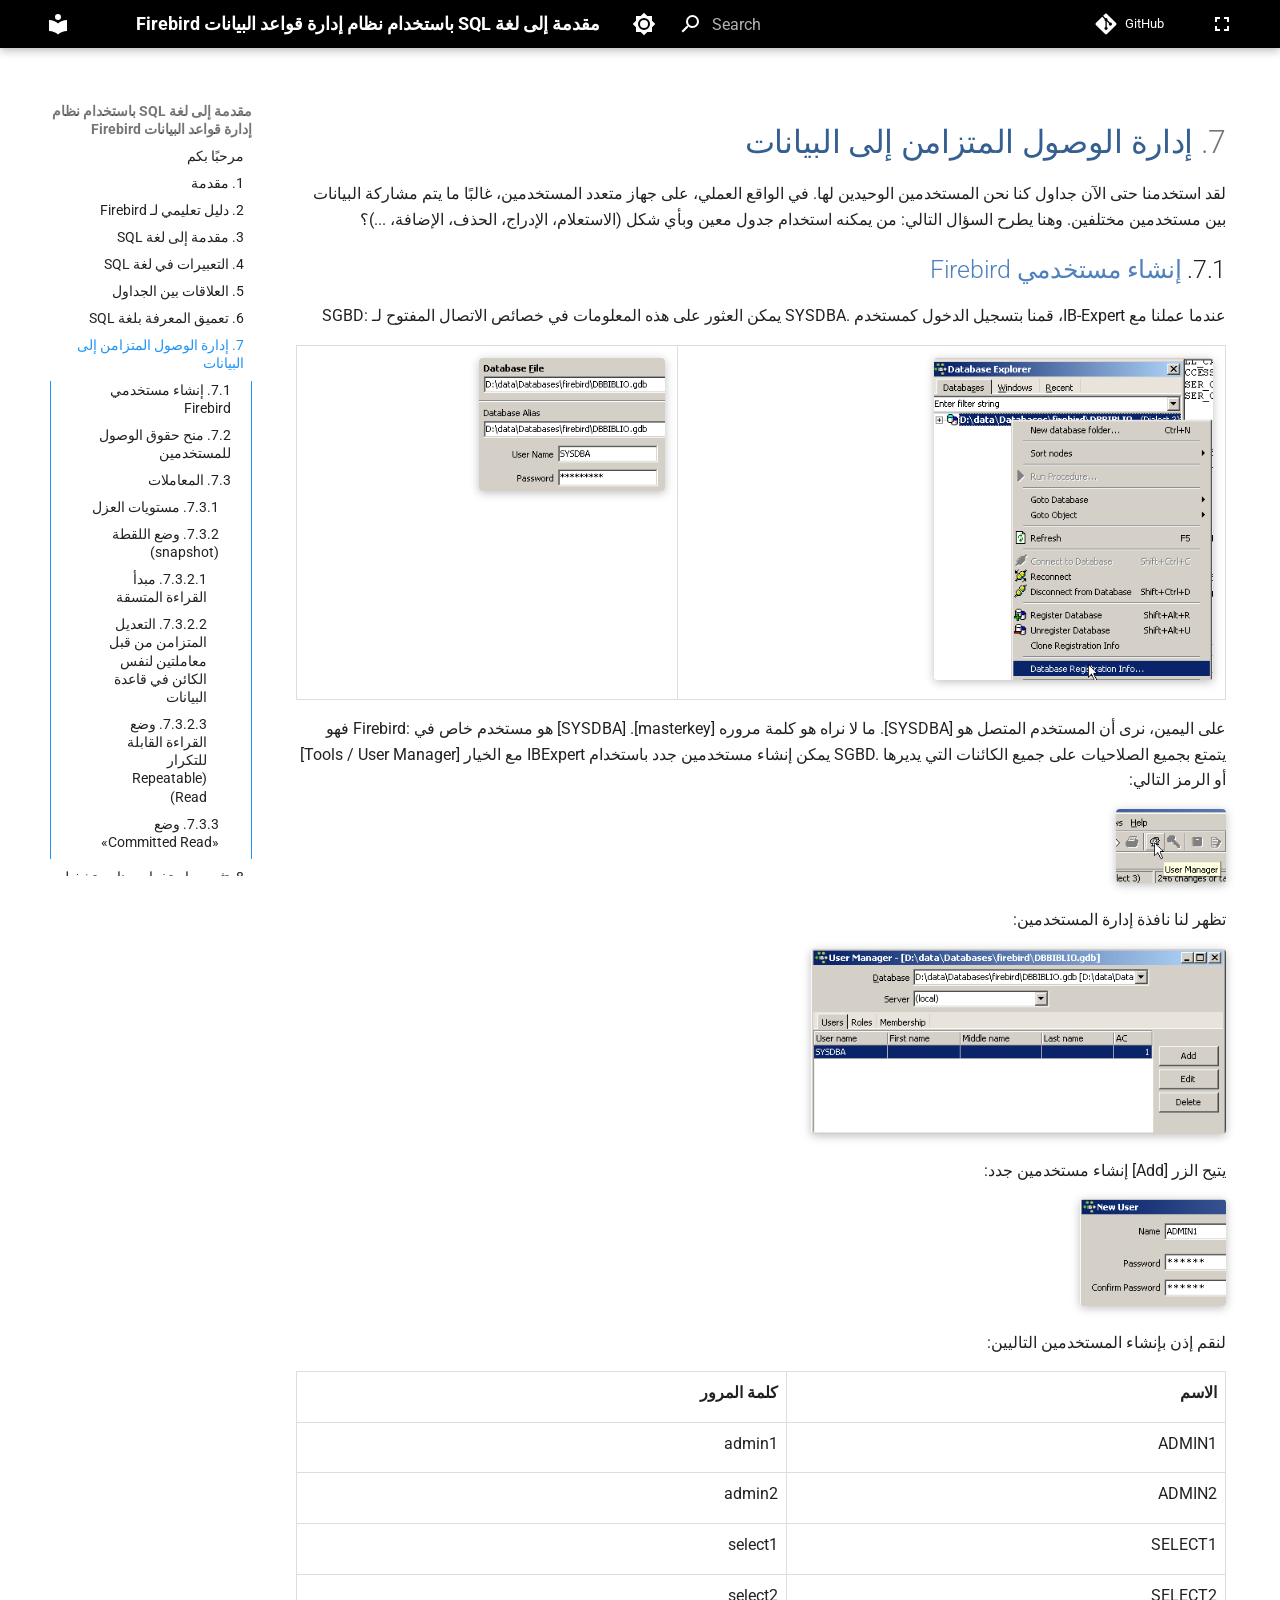
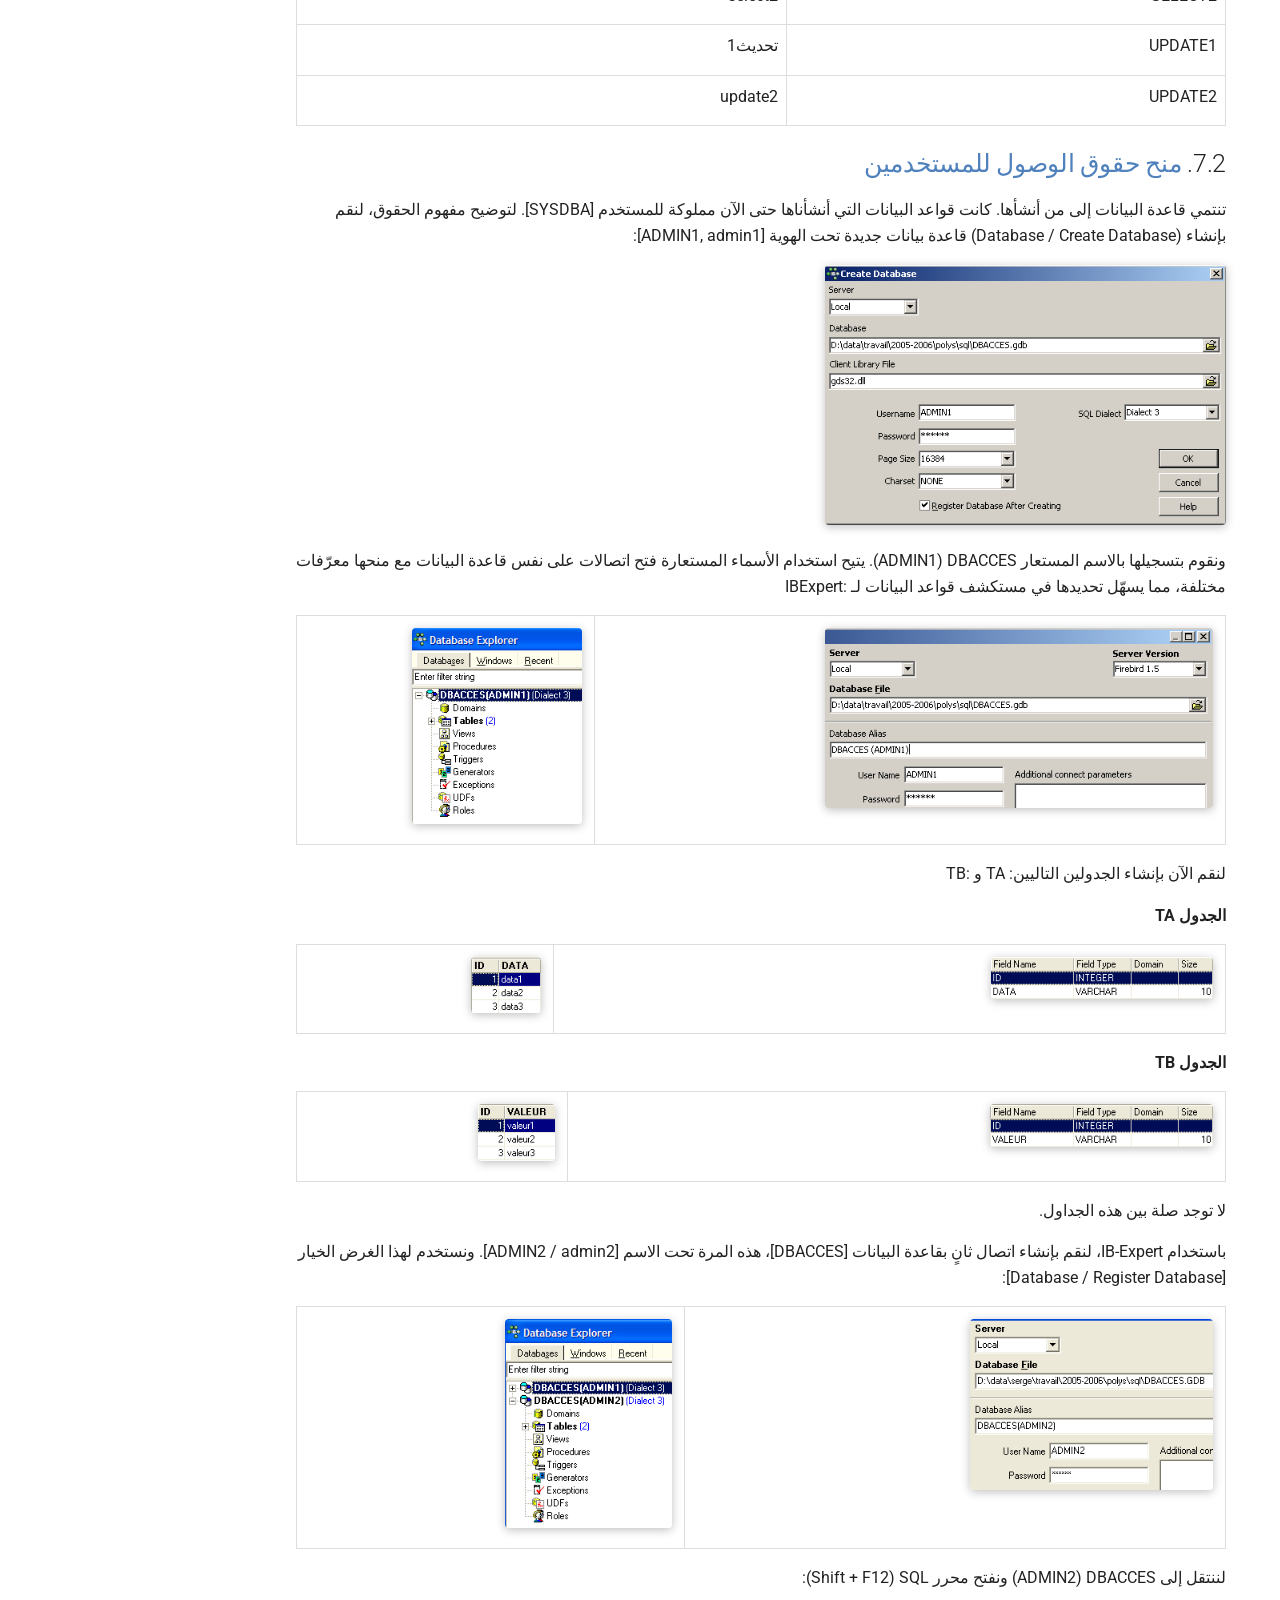
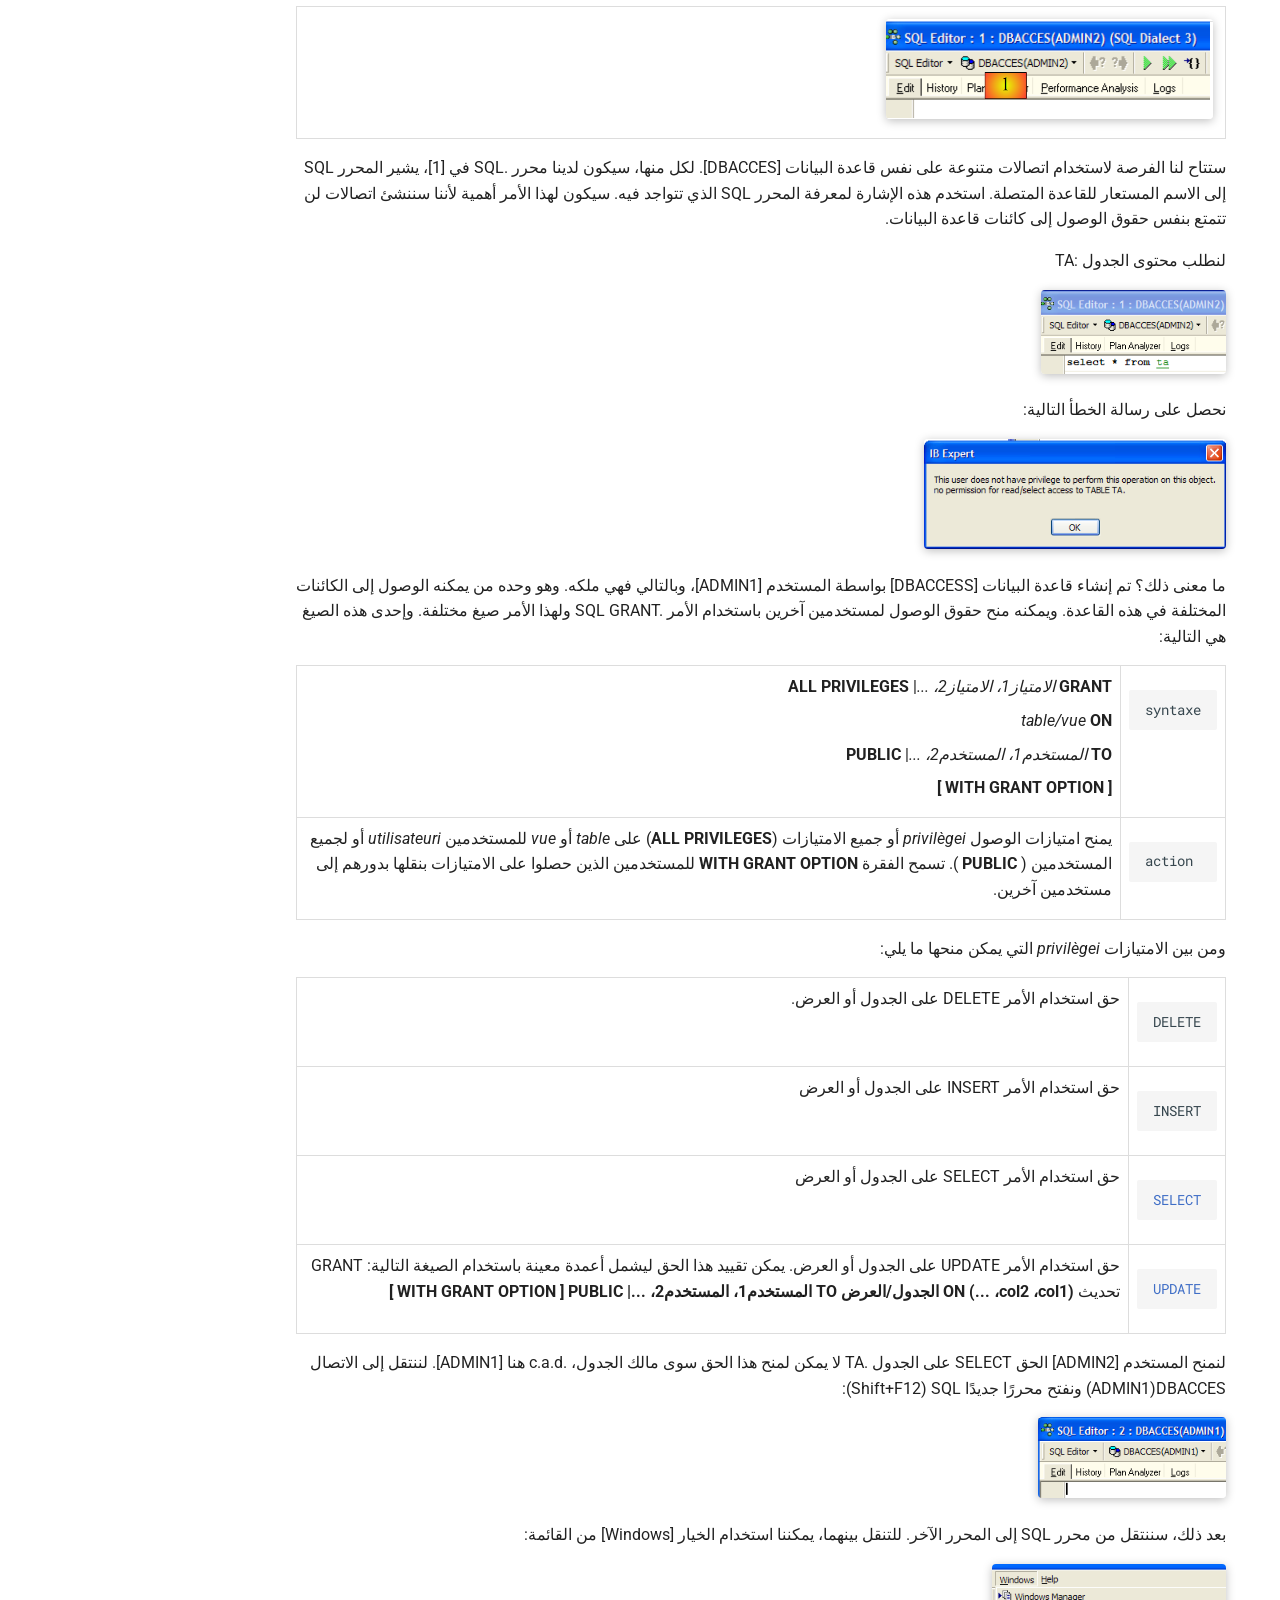
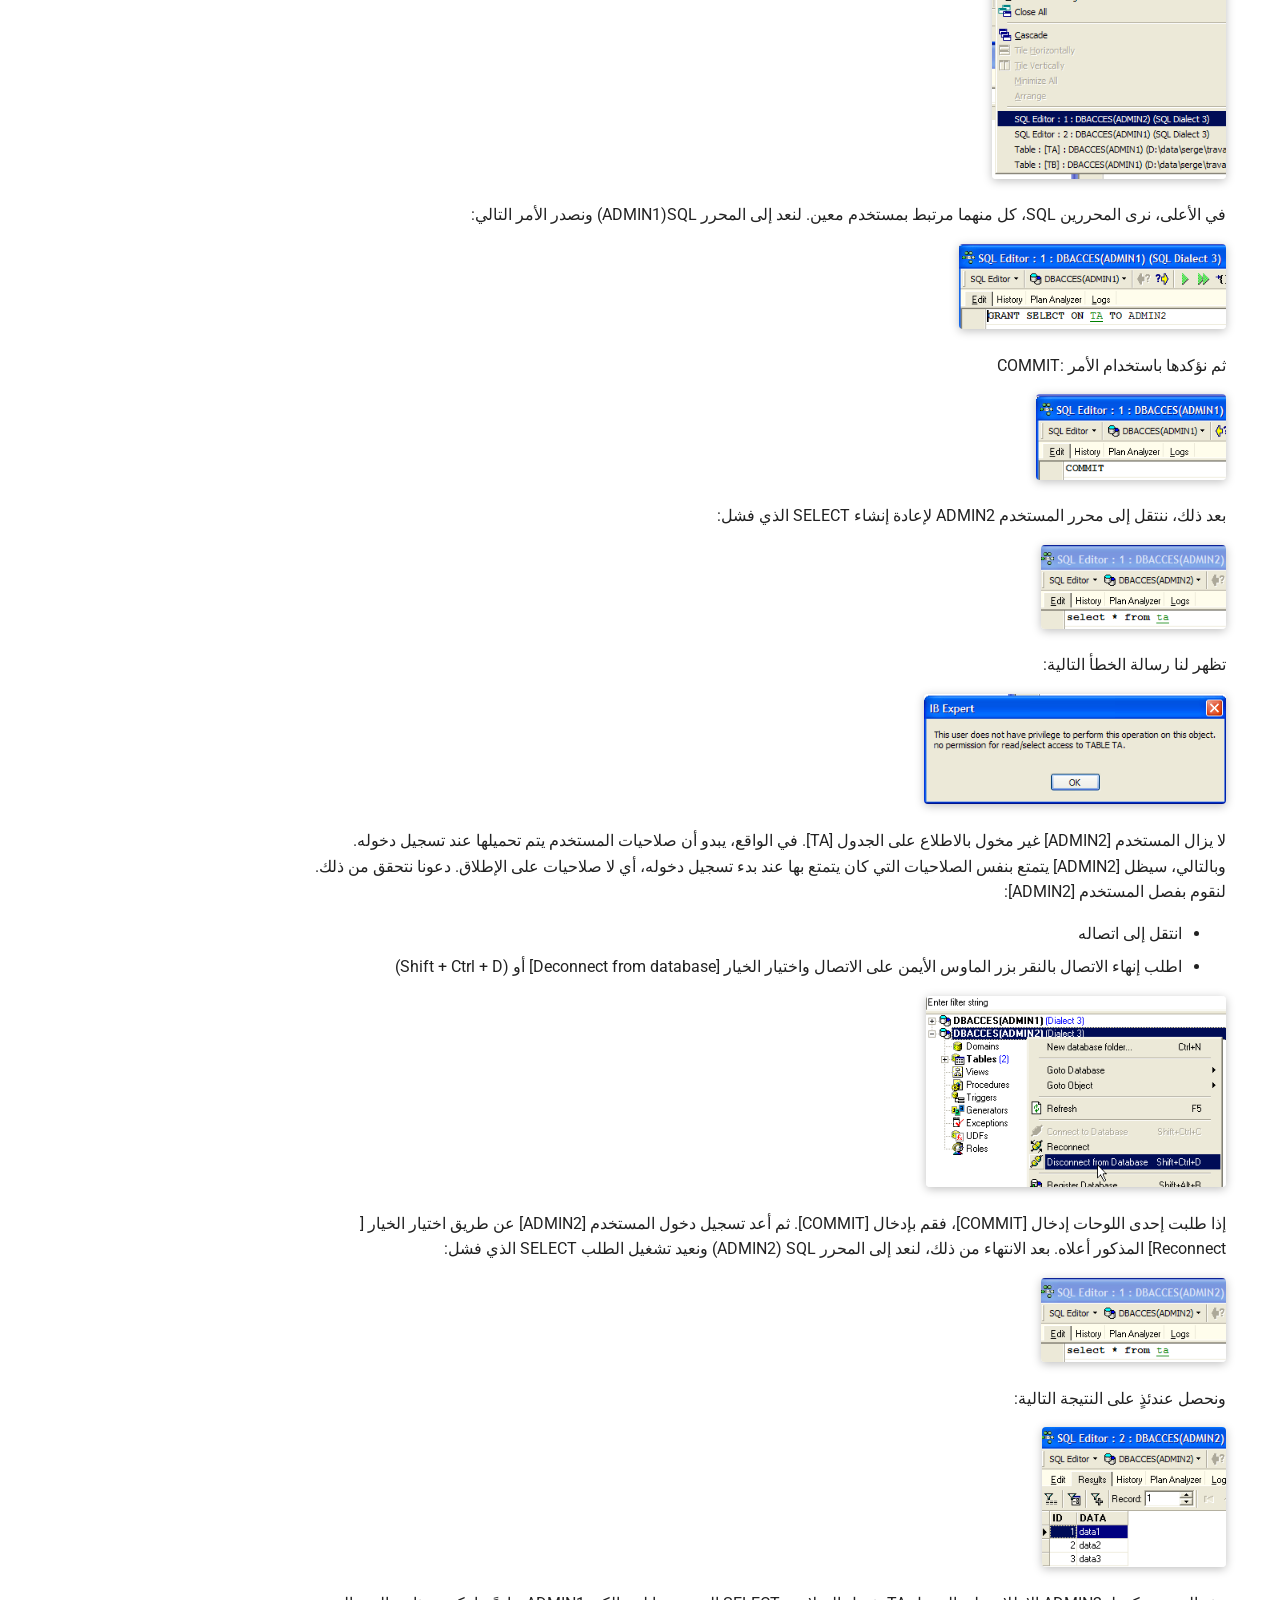
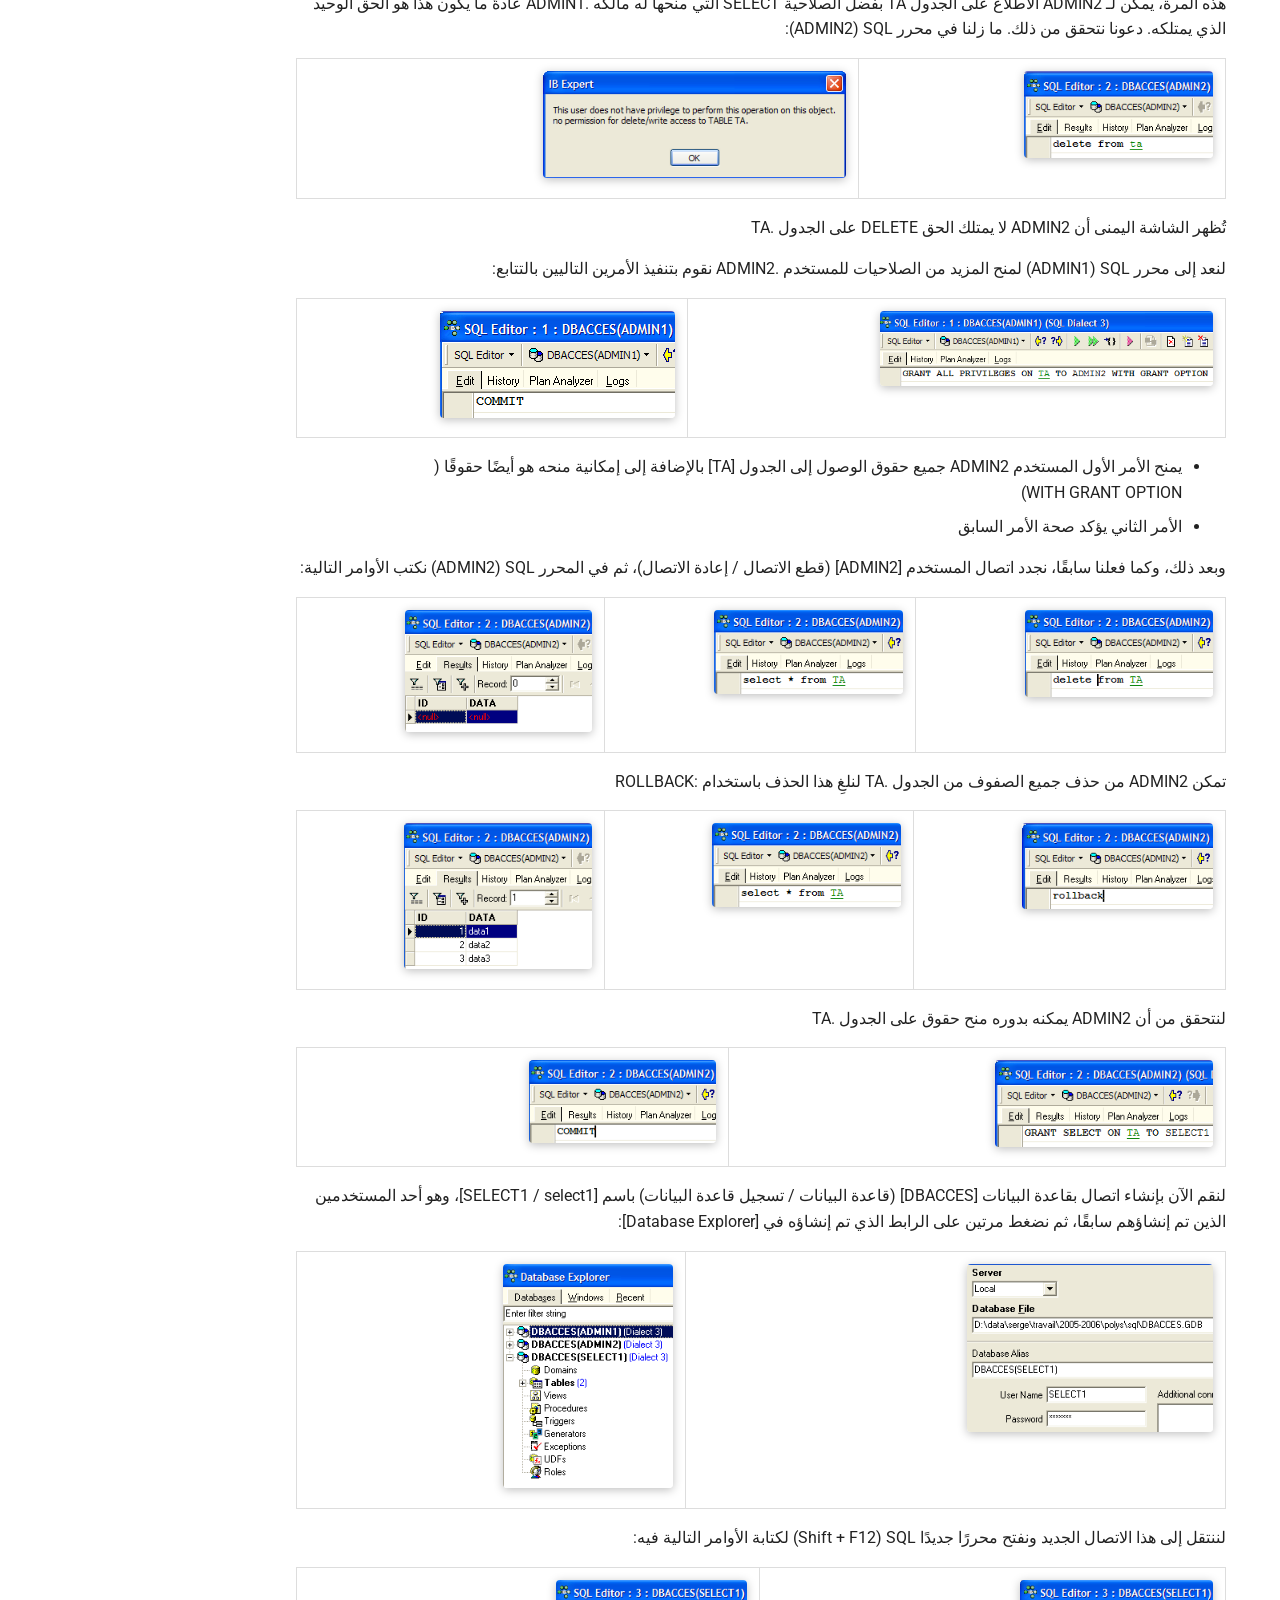
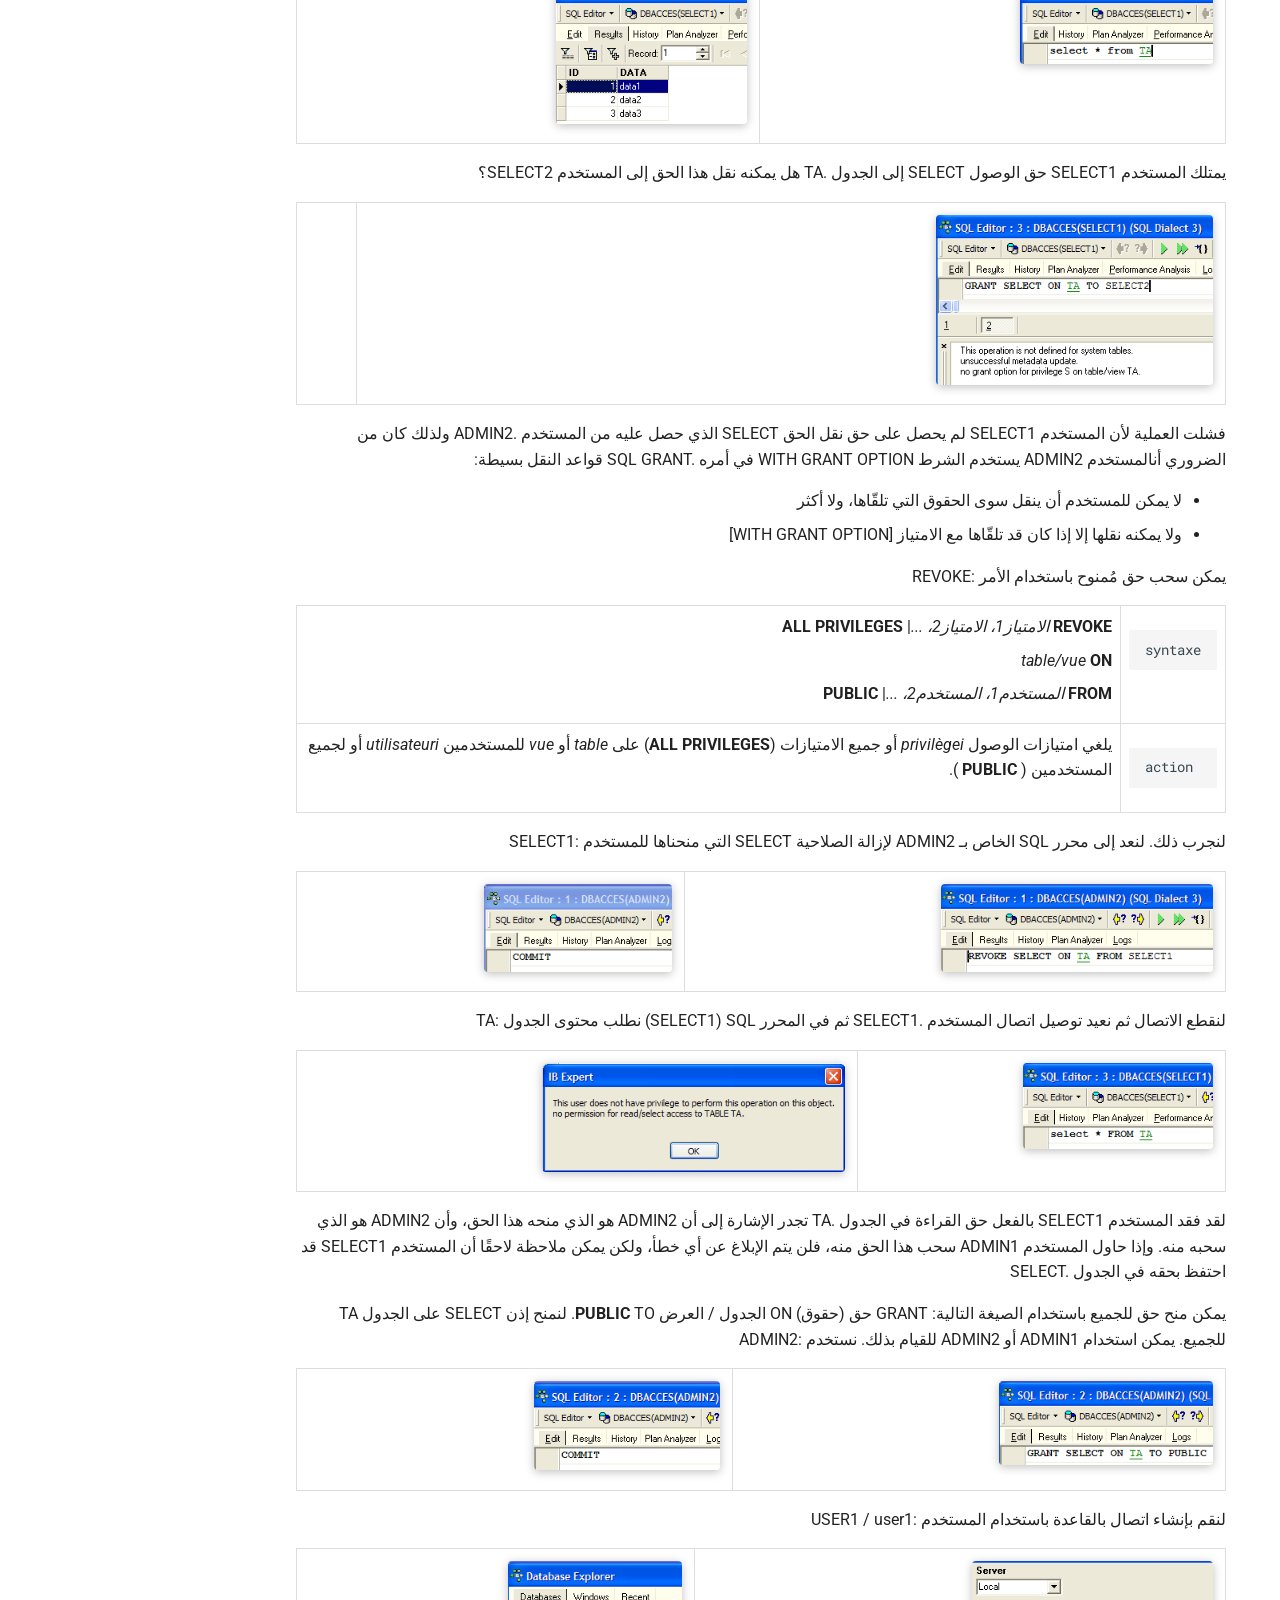
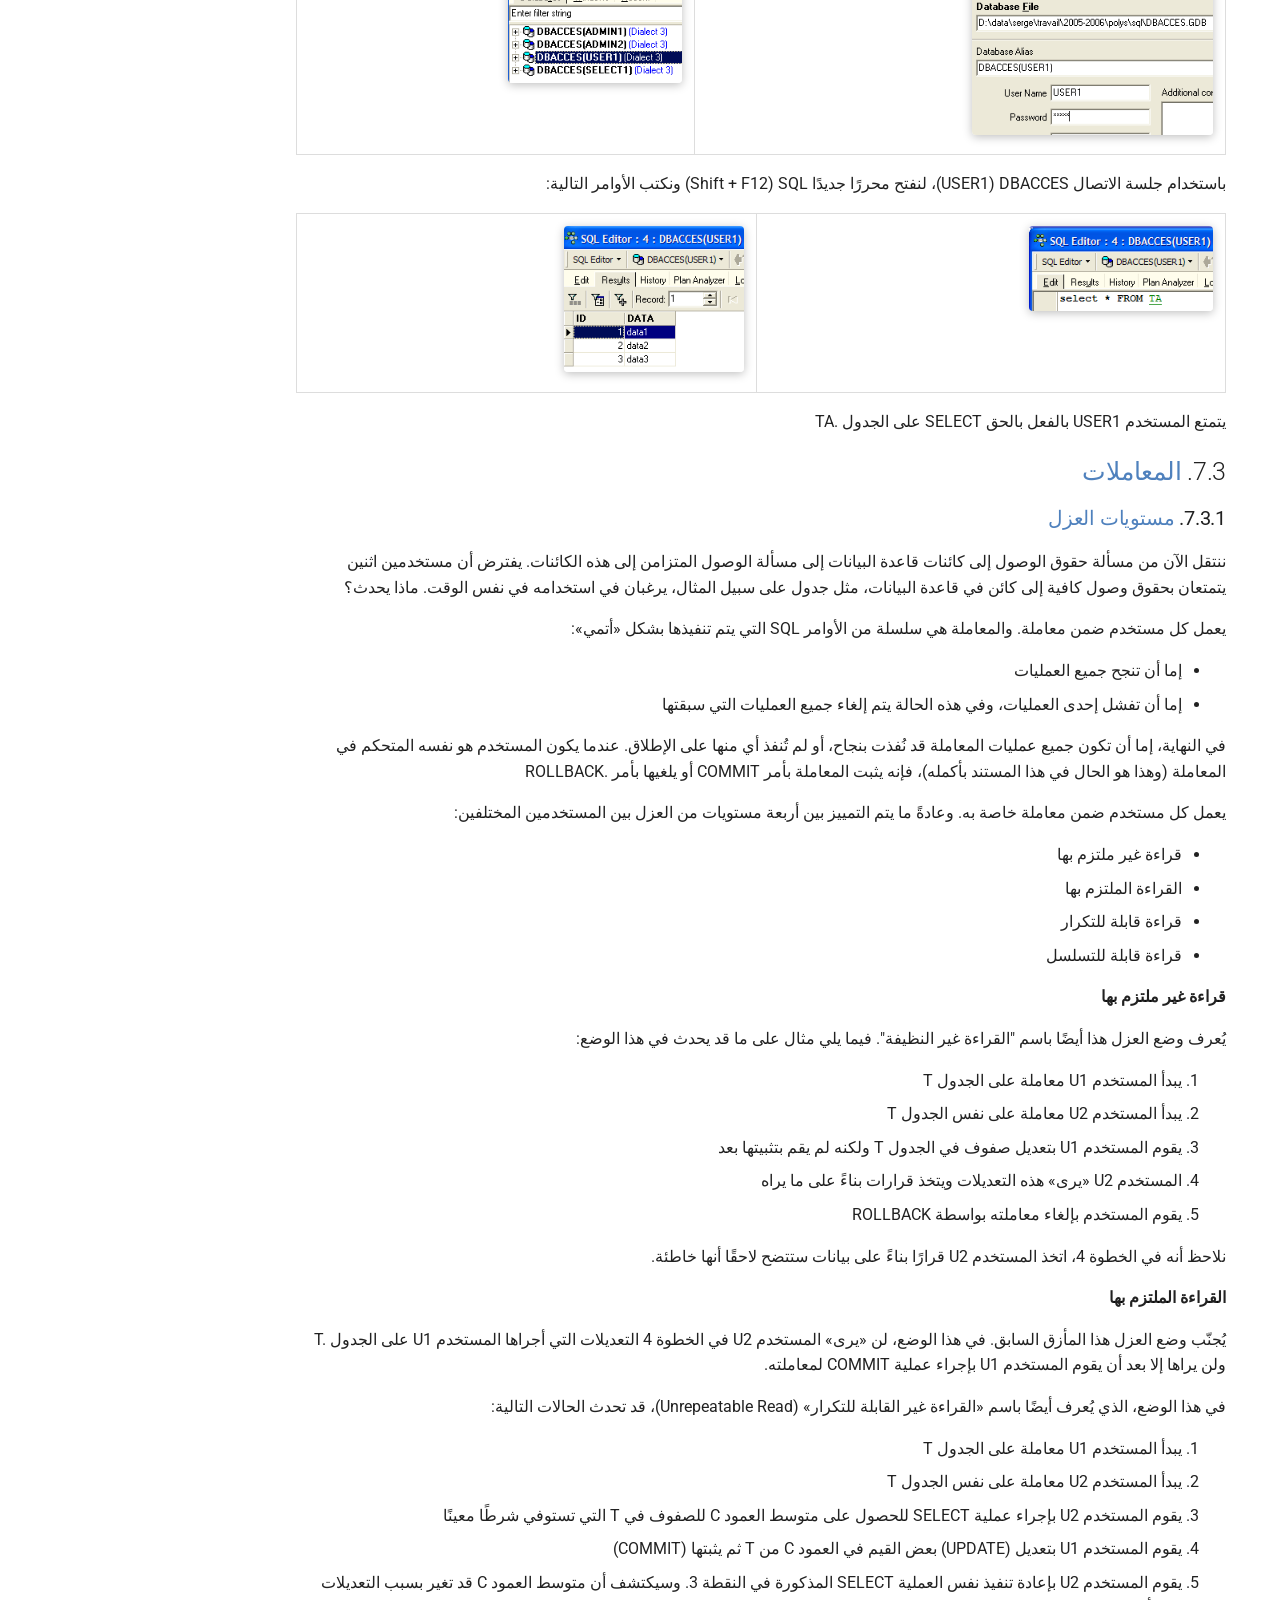
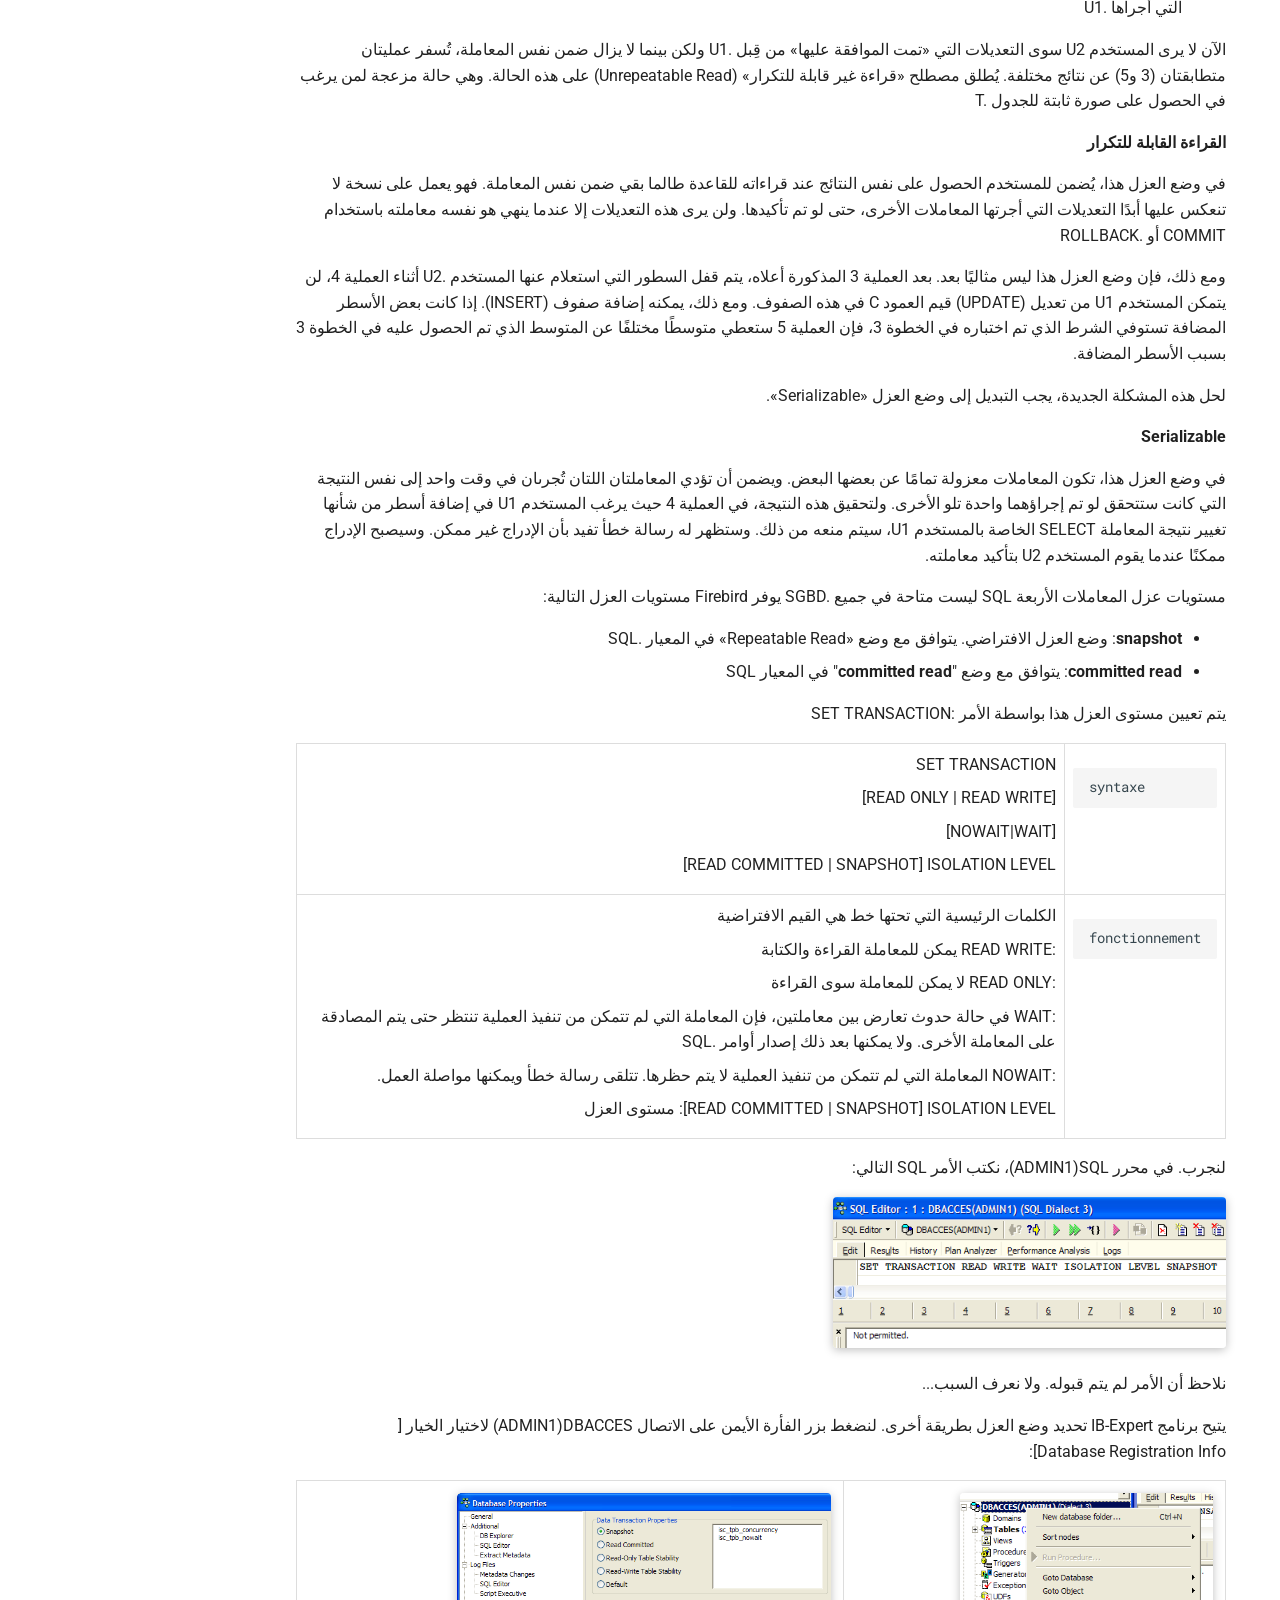
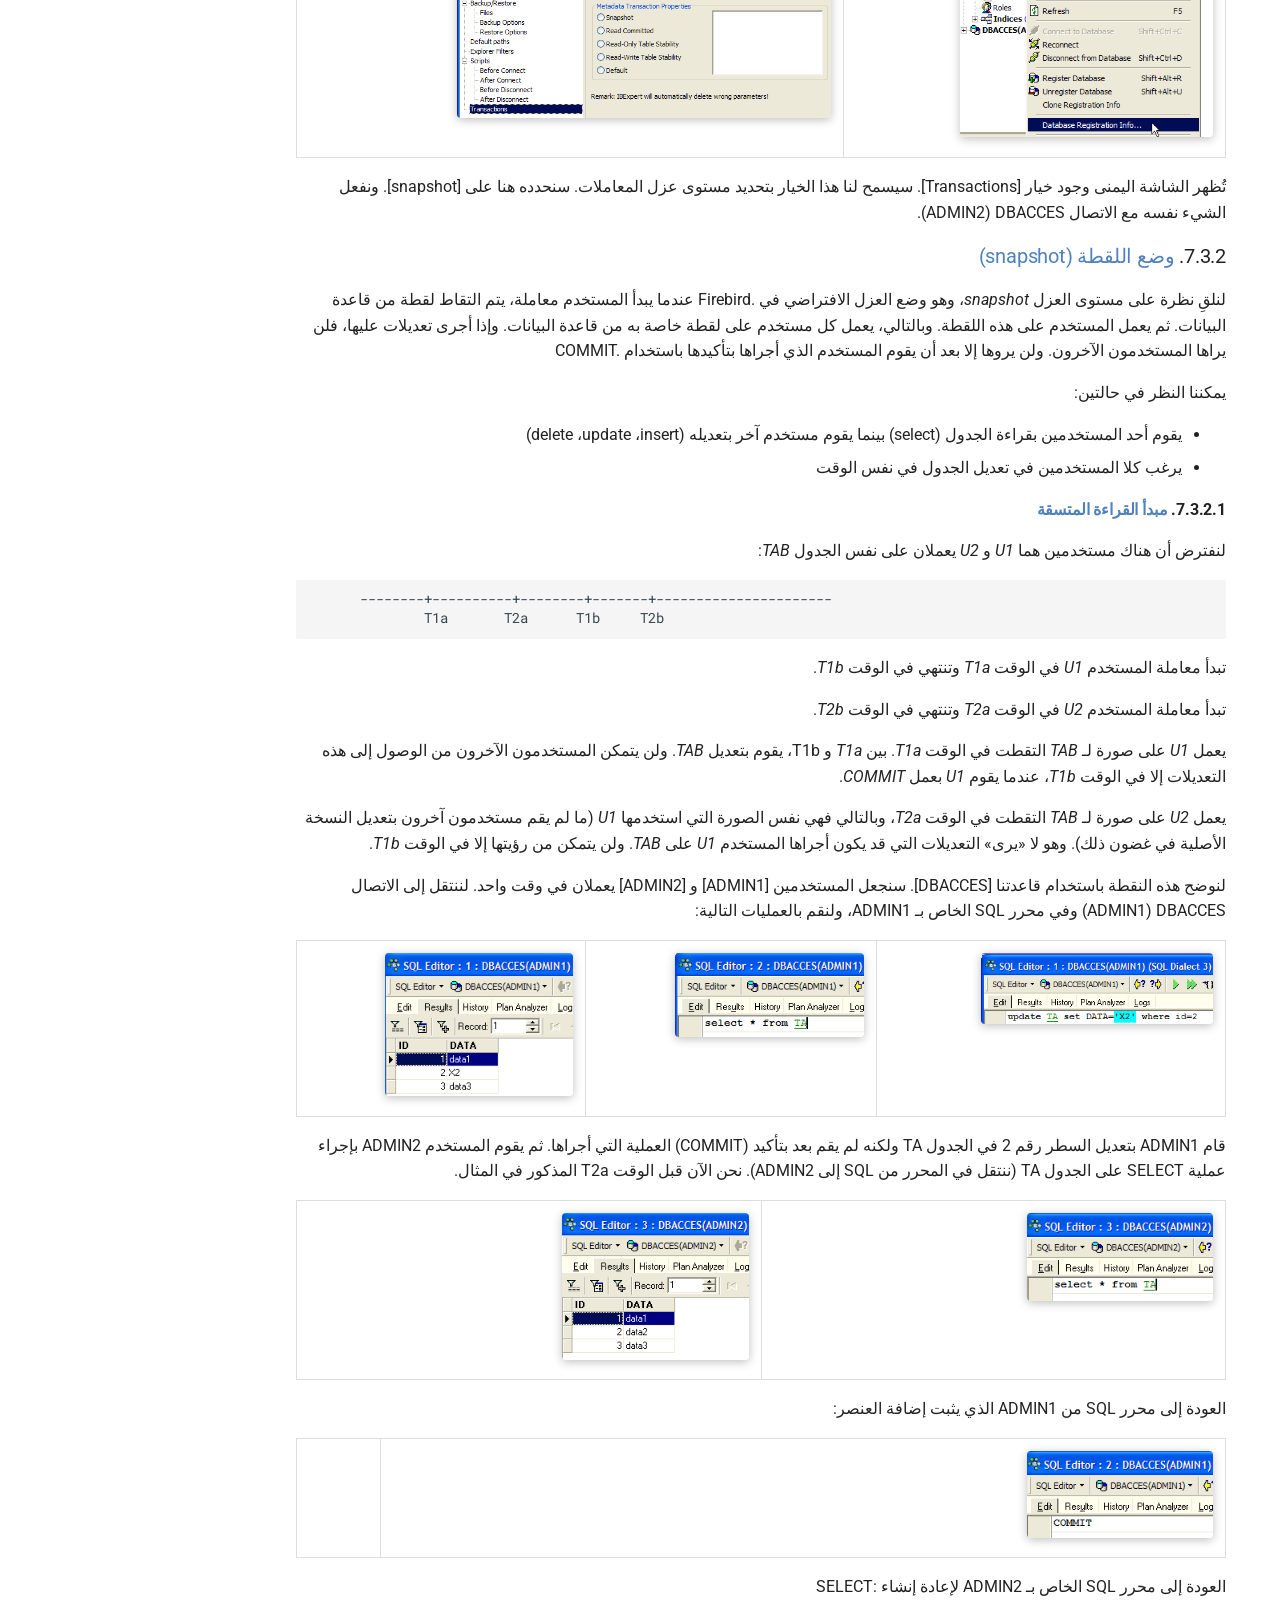
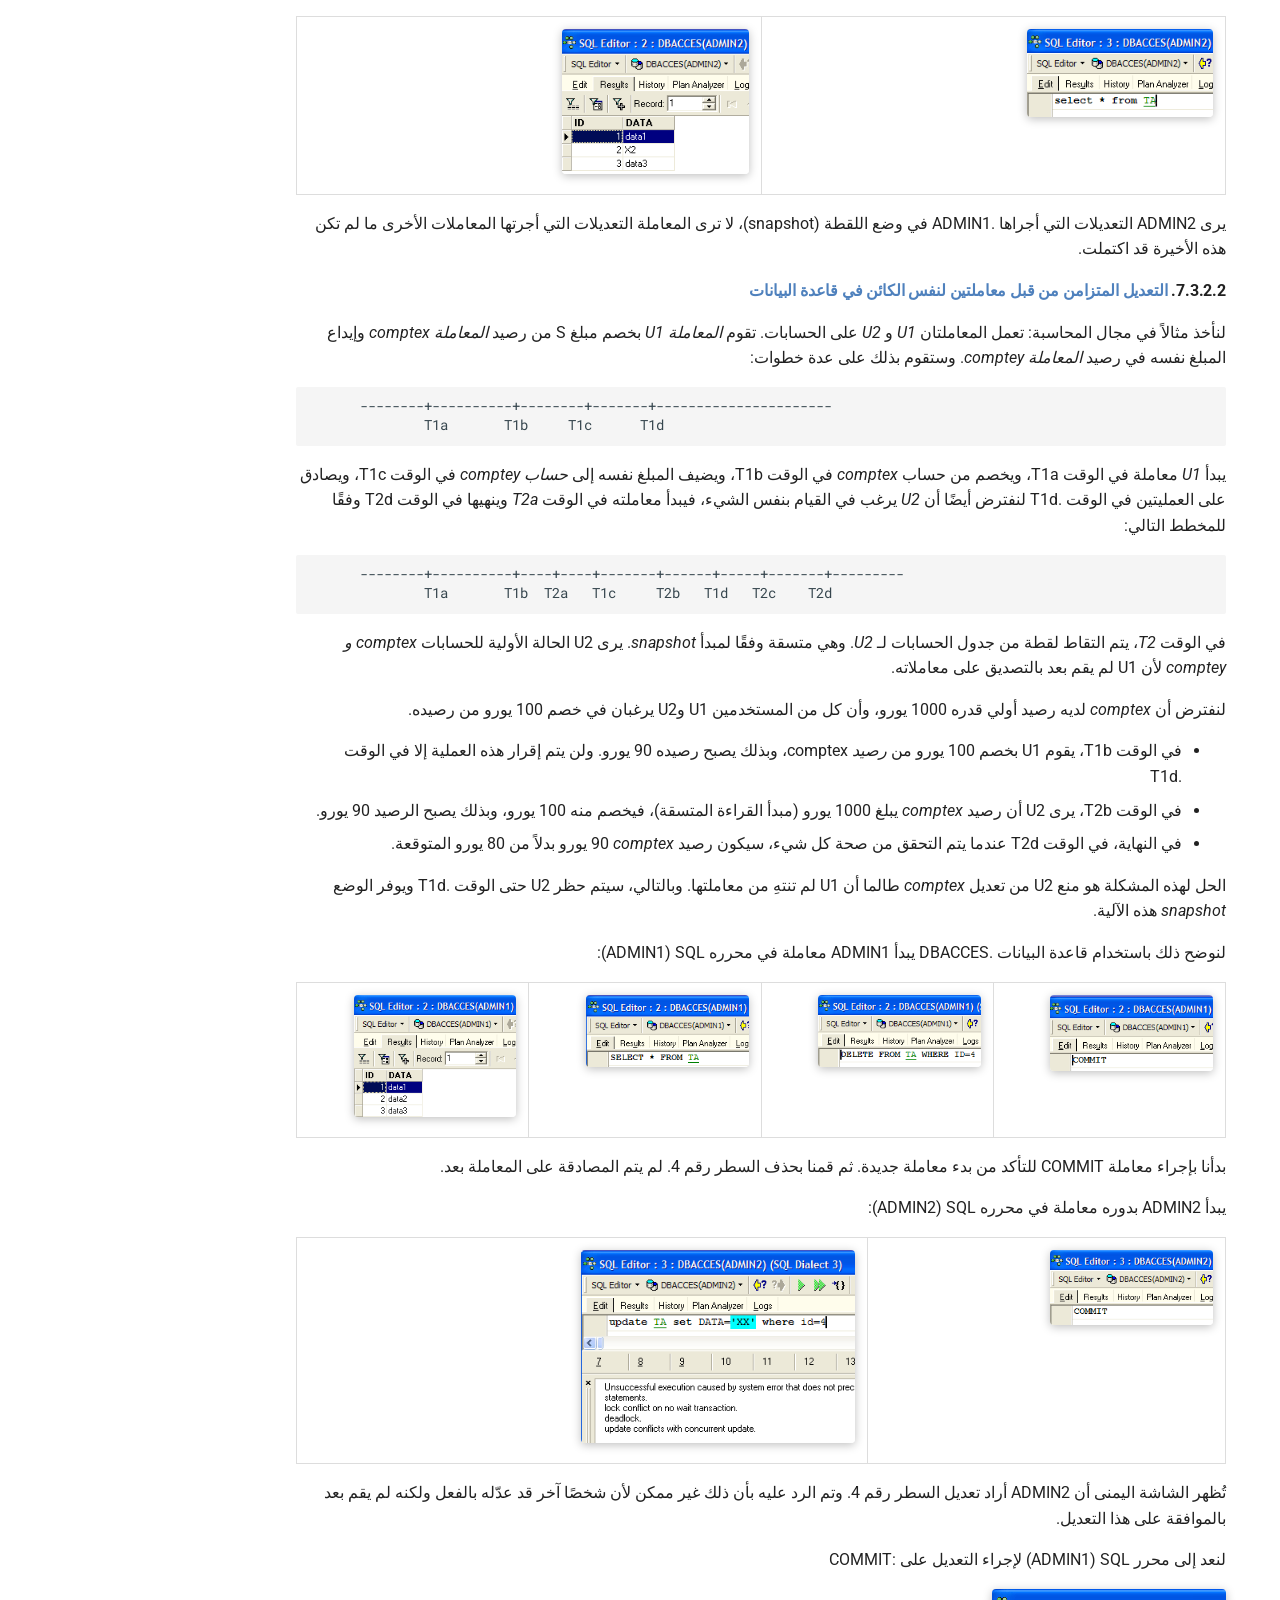
<file: dr-lwwl-lmtzmn-l-lbynt.html>
<!doctype html>
<html lang="en" class="no-js">
  <head>
    
      <meta charset="utf-8">
      <meta name="viewport" content="width=device-width,initial-scale=1">
      
        <meta name="description" content="مقدمة إلى لغة SQL باستخدام نظام إدارة قواعد البيانات Firebird">
      
      
        <meta name="author" content="Serge Tahé">
      
      
        <link rel="canonical" href="https://stahe.github.io/ar-sql-firebird-janv-2006/dr-lwwl-lmtzmn-l-lbynt.html">
      
      
        <link rel="prev" href="tmyq-lmrf-bl-sql.html">
      
      
        <link rel="next" href="tthbyt-wstkhdm-brnmj-tshyl-odbc-l-firebird.html">
      
      
        
      
      
      <link rel="icon" href="assets/images/favicon.png">
      <meta name="generator" content="mkdocs-1.6.1, mkdocs-material-9.7.0">
    
    
      
        <title>7. إدارة الوصول المتزامن إلى البيانات - مقدمة إلى لغة SQL باستخدام نظام إدارة قواعد البيانات Firebird</title>
      
    
    
      <link rel="stylesheet" href="assets/stylesheets/main.618322db.min.css">
      
        
        <link rel="stylesheet" href="assets/stylesheets/palette.ab4e12ef.min.css">
      
      


    
    
      
    
    
      
        
        
        <link rel="preconnect" href="https://fonts.gstatic.com" crossorigin>
        <link rel="stylesheet" href="https://fonts.googleapis.com/css?family=Roboto:300,300i,400,400i,700,700i%7CRoboto+Mono:400,400i,700,700i&display=fallback">
        <style>:root{--md-text-font:"Roboto";--md-code-font:"Roboto Mono"}</style>
      
    
    
      <link rel="stylesheet" href="stylesheets/focus.css">
    
      <link rel="stylesheet" href="stylesheets/bidi.css">
    
    <script>__md_scope=new URL(".",location),__md_hash=e=>[...e].reduce(((e,_)=>(e<<5)-e+_.charCodeAt(0)),0),__md_get=(e,_=localStorage,t=__md_scope)=>JSON.parse(_.getItem(t.pathname+"."+e)),__md_set=(e,_,t=localStorage,a=__md_scope)=>{try{t.setItem(a.pathname+"."+e,JSON.stringify(_))}catch(e){}}</script>
    
      
  <script async src="https://www.googletagmanager.com/gtag/js?id=G-EBZC3JVJNR"></script>
  <script>
    window.dataLayer = window.dataLayer || [];
    function gtag(){dataLayer.push(arguments);}
    gtag('js', new Date());
    var siteName = "مقدمة إلى لغة SQL باستخدام نظام إدارة قواعد البيانات Firebird";
    gtag('config', 'G-EBZC3JVJNR', {
        'page_title': siteName
    });
  </script>

    
    
  </head>
  
  
    
    
      
    
    
    
    
    <body dir="ltr" data-md-color-scheme="default" data-md-color-primary="blue" data-md-color-accent="purple">
  
    
    <input class="md-toggle" data-md-toggle="drawer" type="checkbox" id="__drawer" autocomplete="off">
    <input class="md-toggle" data-md-toggle="search" type="checkbox" id="__search" autocomplete="off">
    <label class="md-overlay" for="__drawer"></label>
    <div data-md-component="skip">
      
        
        <a href="#7" class="md-skip">
          Skip to content
        </a>
      
    </div>
    <div data-md-component="announce">
      
    </div>
    
    
      

  

<header class="md-header md-header--shadow" data-md-component="header">
  <nav class="md-header__inner md-grid" aria-label="Header">
    <a href="index.html" title="مقدمة إلى لغة SQL باستخدام نظام إدارة قواعد البيانات Firebird" class="md-header__button md-logo" aria-label="مقدمة إلى لغة SQL باستخدام نظام إدارة قواعد البيانات Firebird" data-md-component="logo">
      
  
  <svg xmlns="http://www.w3.org/2000/svg" viewBox="0 0 24 24"><path d="M12 8a3 3 0 0 0 3-3 3 3 0 0 0-3-3 3 3 0 0 0-3 3 3 3 0 0 0 3 3m0 3.54C9.64 9.35 6.5 8 3 8v11c3.5 0 6.64 1.35 9 3.54 2.36-2.19 5.5-3.54 9-3.54V8c-3.5 0-6.64 1.35-9 3.54"/></svg>

    </a>
    <label class="md-header__button md-icon" for="__drawer">
      
      <svg xmlns="http://www.w3.org/2000/svg" viewBox="0 0 24 24"><path d="M3 6h18v2H3zm0 5h18v2H3zm0 5h18v2H3z"/></svg>
    </label>
    <div class="md-header__title" data-md-component="header-title">
      <div class="md-header__ellipsis">
        <div class="md-header__topic">
          <span class="md-ellipsis">
            مقدمة إلى لغة SQL باستخدام نظام إدارة قواعد البيانات Firebird
          </span>
        </div>
        <div class="md-header__topic" data-md-component="header-topic">
          <span class="md-ellipsis">
            
              7. إدارة الوصول المتزامن إلى البيانات
            
          </span>
        </div>
      </div>
    </div>
    
      
        <form class="md-header__option" data-md-component="palette">
  
    
    
    
    <input class="md-option" data-md-color-media="(prefers-color-scheme: light)" data-md-color-scheme="default" data-md-color-primary="blue" data-md-color-accent="purple"  aria-label="التبديل إلى الوضع الداكن"  type="radio" name="__palette" id="__palette_0">
    
      <label class="md-header__button md-icon" title="التبديل إلى الوضع الداكن" for="__palette_1" hidden>
        <svg xmlns="http://www.w3.org/2000/svg" viewBox="0 0 24 24"><path d="M12 8a4 4 0 0 0-4 4 4 4 0 0 0 4 4 4 4 0 0 0 4-4 4 4 0 0 0-4-4m0 10a6 6 0 0 1-6-6 6 6 0 0 1 6-6 6 6 0 0 1 6 6 6 6 0 0 1-6 6m8-9.31V4h-4.69L12 .69 8.69 4H4v4.69L.69 12 4 15.31V20h4.69L12 23.31 15.31 20H20v-4.69L23.31 12z"/></svg>
      </label>
    
  
    
    
    
    <input class="md-option" data-md-color-media="(prefers-color-scheme: dark)" data-md-color-scheme="slate" data-md-color-primary="blue" data-md-color-accent="purple"  aria-label="التبديل إلى الوضع الفاتح"  type="radio" name="__palette" id="__palette_1">
    
      <label class="md-header__button md-icon" title="التبديل إلى الوضع الفاتح" for="__palette_0" hidden>
        <svg xmlns="http://www.w3.org/2000/svg" viewBox="0 0 24 24"><path d="M12 18c-.89 0-1.74-.2-2.5-.55C11.56 16.5 13 14.42 13 12s-1.44-4.5-3.5-5.45C10.26 6.2 11.11 6 12 6a6 6 0 0 1 6 6 6 6 0 0 1-6 6m8-9.31V4h-4.69L12 .69 8.69 4H4v4.69L.69 12 4 15.31V20h4.69L12 23.31 15.31 20H20v-4.69L23.31 12z"/></svg>
      </label>
    
  
</form>
      
    
    
      <script>var palette=__md_get("__palette");if(palette&&palette.color){if("(prefers-color-scheme)"===palette.color.media){var media=matchMedia("(prefers-color-scheme: light)"),input=document.querySelector(media.matches?"[data-md-color-media='(prefers-color-scheme: light)']":"[data-md-color-media='(prefers-color-scheme: dark)']");palette.color.media=input.getAttribute("data-md-color-media"),palette.color.scheme=input.getAttribute("data-md-color-scheme"),palette.color.primary=input.getAttribute("data-md-color-primary"),palette.color.accent=input.getAttribute("data-md-color-accent")}for(var[key,value]of Object.entries(palette.color))document.body.setAttribute("data-md-color-"+key,value)}</script>
    
    
    
      
      
        <label class="md-header__button md-icon" for="__search">
          
          <svg xmlns="http://www.w3.org/2000/svg" viewBox="0 0 24 24"><path d="M9.5 3A6.5 6.5 0 0 1 16 9.5c0 1.61-.59 3.09-1.56 4.23l.27.27h.79l5 5-1.5 1.5-5-5v-.79l-.27-.27A6.52 6.52 0 0 1 9.5 16 6.5 6.5 0 0 1 3 9.5 6.5 6.5 0 0 1 9.5 3m0 2C7 5 5 7 5 9.5S7 14 9.5 14 14 12 14 9.5 12 5 9.5 5"/></svg>
        </label>
        <div class="md-search" data-md-component="search" role="dialog">
  <label class="md-search__overlay" for="__search"></label>
  <div class="md-search__inner" role="search">
    <form class="md-search__form" name="search">
      <input type="text" class="md-search__input" name="query" aria-label="Search" placeholder="Search" autocapitalize="off" autocorrect="off" autocomplete="off" spellcheck="false" data-md-component="search-query" required>
      <label class="md-search__icon md-icon" for="__search">
        
        <svg xmlns="http://www.w3.org/2000/svg" viewBox="0 0 24 24"><path d="M9.5 3A6.5 6.5 0 0 1 16 9.5c0 1.61-.59 3.09-1.56 4.23l.27.27h.79l5 5-1.5 1.5-5-5v-.79l-.27-.27A6.52 6.52 0 0 1 9.5 16 6.5 6.5 0 0 1 3 9.5 6.5 6.5 0 0 1 9.5 3m0 2C7 5 5 7 5 9.5S7 14 9.5 14 14 12 14 9.5 12 5 9.5 5"/></svg>
        
        <svg xmlns="http://www.w3.org/2000/svg" viewBox="0 0 24 24"><path d="M20 11v2H8l5.5 5.5-1.42 1.42L4.16 12l7.92-7.92L13.5 5.5 8 11z"/></svg>
      </label>
      <nav class="md-search__options" aria-label="Search">
        
        <button type="reset" class="md-search__icon md-icon" title="Clear" aria-label="Clear" tabindex="-1">
          
          <svg xmlns="http://www.w3.org/2000/svg" viewBox="0 0 24 24"><path d="M19 6.41 17.59 5 12 10.59 6.41 5 5 6.41 10.59 12 5 17.59 6.41 19 12 13.41 17.59 19 19 17.59 13.41 12z"/></svg>
        </button>
      </nav>
      
    </form>
    <div class="md-search__output">
      <div class="md-search__scrollwrap" tabindex="0" data-md-scrollfix>
        <div class="md-search-result" data-md-component="search-result">
          <div class="md-search-result__meta">
            Initializing search
          </div>
          <ol class="md-search-result__list" role="presentation"></ol>
        </div>
      </div>
    </div>
  </div>
</div>
      
    
    
      <div class="md-header__source">
        <a href="https://stahe.github.io/ar-sql-firebird-janv-2006" title="Go to repository" class="md-source" data-md-component="source">
  <div class="md-source__icon md-icon">
    
    <svg xmlns="http://www.w3.org/2000/svg" viewBox="0 0 448 512"><!--! Font Awesome Free 7.1.0 by @fontawesome - https://fontawesome.com License - https://fontawesome.com/license/free (Icons: CC BY 4.0, Fonts: SIL OFL 1.1, Code: MIT License) Copyright 2025 Fonticons, Inc.--><path d="M439.6 236.1 244 40.5c-5.4-5.5-12.8-8.5-20.4-8.5s-15 3-20.4 8.4L162.5 81l51.5 51.5c27.1-9.1 52.7 16.8 43.4 43.7l49.7 49.7c34.2-11.8 61.2 31 35.5 56.7-26.5 26.5-70.2-2.9-56-37.3L240.3 199v121.9c25.3 12.5 22.3 41.8 9.1 55-6.4 6.4-15.2 10.1-24.3 10.1s-17.8-3.6-24.3-10.1c-17.6-17.6-11.1-46.9 11.2-56v-123c-20.8-8.5-24.6-30.7-18.6-45L142.6 101 8.5 235.1C3 240.6 0 247.9 0 255.5s3 15 8.5 20.4l195.6 195.7c5.4 5.4 12.7 8.4 20.4 8.4s15-3 20.4-8.4l194.7-194.7c5.4-5.4 8.4-12.8 8.4-20.4s-3-15-8.4-20.4"/></svg>
  </div>
  <div class="md-source__repository">
    GitHub
  </div>
</a>
      </div>
    
  </nav>
  
</header>
    
    <div class="md-container" data-md-component="container">
      
      
        
          
        
      
      <main class="md-main" data-md-component="main">
        <div class="md-main__inner md-grid">
          
            
              
              <div class="md-sidebar md-sidebar--primary" data-md-component="sidebar" data-md-type="navigation" >
                <div class="md-sidebar__scrollwrap">
                  <div class="md-sidebar__inner">
                    



  

<nav class="md-nav md-nav--primary md-nav--integrated" aria-label="Navigation" data-md-level="0">
  <label class="md-nav__title" for="__drawer">
    <a href="index.html" title="مقدمة إلى لغة SQL باستخدام نظام إدارة قواعد البيانات Firebird" class="md-nav__button md-logo" aria-label="مقدمة إلى لغة SQL باستخدام نظام إدارة قواعد البيانات Firebird" data-md-component="logo">
      
  
  <svg xmlns="http://www.w3.org/2000/svg" viewBox="0 0 24 24"><path d="M12 8a3 3 0 0 0 3-3 3 3 0 0 0-3-3 3 3 0 0 0-3 3 3 3 0 0 0 3 3m0 3.54C9.64 9.35 6.5 8 3 8v11c3.5 0 6.64 1.35 9 3.54 2.36-2.19 5.5-3.54 9-3.54V8c-3.5 0-6.64 1.35-9 3.54"/></svg>

    </a>
    مقدمة إلى لغة SQL باستخدام نظام إدارة قواعد البيانات Firebird
  </label>
  
    <div class="md-nav__source">
      <a href="https://stahe.github.io/ar-sql-firebird-janv-2006" title="Go to repository" class="md-source" data-md-component="source">
  <div class="md-source__icon md-icon">
    
    <svg xmlns="http://www.w3.org/2000/svg" viewBox="0 0 448 512"><!--! Font Awesome Free 7.1.0 by @fontawesome - https://fontawesome.com License - https://fontawesome.com/license/free (Icons: CC BY 4.0, Fonts: SIL OFL 1.1, Code: MIT License) Copyright 2025 Fonticons, Inc.--><path d="M439.6 236.1 244 40.5c-5.4-5.5-12.8-8.5-20.4-8.5s-15 3-20.4 8.4L162.5 81l51.5 51.5c27.1-9.1 52.7 16.8 43.4 43.7l49.7 49.7c34.2-11.8 61.2 31 35.5 56.7-26.5 26.5-70.2-2.9-56-37.3L240.3 199v121.9c25.3 12.5 22.3 41.8 9.1 55-6.4 6.4-15.2 10.1-24.3 10.1s-17.8-3.6-24.3-10.1c-17.6-17.6-11.1-46.9 11.2-56v-123c-20.8-8.5-24.6-30.7-18.6-45L142.6 101 8.5 235.1C3 240.6 0 247.9 0 255.5s3 15 8.5 20.4l195.6 195.7c5.4 5.4 12.7 8.4 20.4 8.4s15-3 20.4-8.4l194.7-194.7c5.4-5.4 8.4-12.8 8.4-20.4s-3-15-8.4-20.4"/></svg>
  </div>
  <div class="md-source__repository">
    GitHub
  </div>
</a>
    </div>
  
  <ul class="md-nav__list" data-md-scrollfix>
    
      
      
  
  
  
  
    <li class="md-nav__item">
      <a href="index.html" class="md-nav__link">
        
  
  
  <span class="md-ellipsis">
    
  
    مرحبًا بكم
  

    
  </span>
  
  

      </a>
    </li>
  

    
      
      
  
  
  
  
    <li class="md-nav__item">
      <a href="mqdm.html" class="md-nav__link">
        
  
  
  <span class="md-ellipsis">
    
  
    1. مقدمة
  

    
  </span>
  
  

      </a>
    </li>
  

    
      
      
  
  
  
  
    <li class="md-nav__item">
      <a href="dlyl-tlymy-l-firebird.html" class="md-nav__link">
        
  
  
  <span class="md-ellipsis">
    
  
    2. دليل تعليمي لـ Firebird
  

    
  </span>
  
  

      </a>
    </li>
  

    
      
      
  
  
  
  
    <li class="md-nav__item">
      <a href="mqdm-l-l-sql.html" class="md-nav__link">
        
  
  
  <span class="md-ellipsis">
    
  
    3. مقدمة إلى لغة SQL
  

    
  </span>
  
  

      </a>
    </li>
  

    
      
      
  
  
  
  
    <li class="md-nav__item">
      <a href="ltbyrt-fy-l-sql.html" class="md-nav__link">
        
  
  
  <span class="md-ellipsis">
    
  
    4. التعبيرات في لغة SQL
  

    
  </span>
  
  

      </a>
    </li>
  

    
      
      
  
  
  
  
    <li class="md-nav__item">
      <a href="llqt-byn-ljdwl.html" class="md-nav__link">
        
  
  
  <span class="md-ellipsis">
    
  
    5. العلاقات بين الجداول
  

    
  </span>
  
  

      </a>
    </li>
  

    
      
      
  
  
  
  
    <li class="md-nav__item">
      <a href="tmyq-lmrf-bl-sql.html" class="md-nav__link">
        
  
  
  <span class="md-ellipsis">
    
  
    6. تعميق المعرفة بلغة SQL
  

    
  </span>
  
  

      </a>
    </li>
  

    
      
      
  
  
    
  
  
  
    <li class="md-nav__item md-nav__item--active">
      
      <input class="md-nav__toggle md-toggle" type="checkbox" id="__toc">
      
      
        
      
      
        <label class="md-nav__link md-nav__link--active" for="__toc">
          
  
  
  <span class="md-ellipsis">
    
  
    7. إدارة الوصول المتزامن إلى البيانات
  

    
  </span>
  
  

          <span class="md-nav__icon md-icon"></span>
        </label>
      
      <a href="dr-lwwl-lmtzmn-l-lbynt.html" class="md-nav__link md-nav__link--active">
        
  
  
  <span class="md-ellipsis">
    
  
    7. إدارة الوصول المتزامن إلى البيانات
  

    
  </span>
  
  

      </a>
      
        

<nav class="md-nav md-nav--secondary" aria-label="Table of contents">
  
  
  
    
  
  
    <label class="md-nav__title" for="__toc">
      <span class="md-nav__icon md-icon"></span>
      Table of contents
    </label>
    <ul class="md-nav__list" data-md-component="toc" data-md-scrollfix>
      
        <li class="md-nav__item">
  <a href="#71-firebird" class="md-nav__link">
    <span class="md-ellipsis">
      
        7.1. إنشاء مستخدمي Firebird
      
    </span>
  </a>
  
</li>
      
        <li class="md-nav__item">
  <a href="#72" class="md-nav__link">
    <span class="md-ellipsis">
      
        7.2. منح حقوق الوصول للمستخدمين
      
    </span>
  </a>
  
</li>
      
        <li class="md-nav__item">
  <a href="#73" class="md-nav__link">
    <span class="md-ellipsis">
      
        7.3. المعاملات
      
    </span>
  </a>
  
    <nav class="md-nav" aria-label="7.3. المعاملات">
      <ul class="md-nav__list">
        
          <li class="md-nav__item">
  <a href="#731" class="md-nav__link">
    <span class="md-ellipsis">
      
        7.3.1. مستويات العزل
      
    </span>
  </a>
  
</li>
        
          <li class="md-nav__item">
  <a href="#732-snapshot" class="md-nav__link">
    <span class="md-ellipsis">
      
        7.3.2. وضع اللقطة (snapshot)
      
    </span>
  </a>
  
    <nav class="md-nav" aria-label="7.3.2. وضع اللقطة (snapshot)">
      <ul class="md-nav__list">
        
          <li class="md-nav__item">
  <a href="#7321" class="md-nav__link">
    <span class="md-ellipsis">
      
        7.3.2.1. مبدأ القراءة المتسقة
      
    </span>
  </a>
  
</li>
        
          <li class="md-nav__item">
  <a href="#7322" class="md-nav__link">
    <span class="md-ellipsis">
      
        7.3.2.2. التعديل المتزامن من قبل معاملتين لنفس الكائن في قاعدة البيانات
      
    </span>
  </a>
  
</li>
        
          <li class="md-nav__item">
  <a href="#7323-repeatable-read" class="md-nav__link">
    <span class="md-ellipsis">
      
        7.3.2.3. وضع القراءة القابلة للتكرار (Repeatable Read)
      
    </span>
  </a>
  
</li>
        
      </ul>
    </nav>
  
</li>
        
          <li class="md-nav__item">
  <a href="#733-committed-read" class="md-nav__link">
    <span class="md-ellipsis">
      
        7.3.3. وضع «Committed Read»
      
    </span>
  </a>
  
</li>
        
      </ul>
    </nav>
  
</li>
      
    </ul>
  
</nav>
      
    </li>
  

    
      
      
  
  
  
  
    <li class="md-nav__item">
      <a href="tthbyt-wstkhdm-brnmj-tshyl-odbc-l-firebird.html" class="md-nav__link">
        
  
  
  <span class="md-ellipsis">
    
  
    8. تثبيت واستخدام برنامج تشغيل ODBC لـ [Firebird]
  

    
  </span>
  
  

      </a>
    </li>
  

    
  </ul>
</nav>
                  </div>
                </div>
              </div>
            
            
          
          
            <div class="md-content" data-md-component="content">
              
              <article class="md-content__inner md-typeset">
                
                  



<h1 id="7">7. <span style="color: #365f91">إدارة الوصول المتزامن إلى البيانات</span></h1>
<p>لقد استخدمنا حتى الآن جداول كنا نحن المستخدمين الوحيدين لها. في الواقع العملي، على جهاز متعدد المستخدمين، غالبًا ما يتم مشاركة البيانات بين مستخدمين مختلفين. وهنا يطرح السؤال التالي: من يمكنه استخدام جدول معين وبأي شكل (الاستعلام، الإدراج، الحذف، الإضافة، ...)؟</p>
<h2 id="71-firebird">7.1. <span style="color: #4f81bd">إنشاء مستخدمي <bdi dir="ltr" class="odt-ltr-term">Firebird</bdi></span></h2>
<p>عندما عملنا مع <bdi dir="ltr" class="odt-ltr-term">IB-Expert</bdi>، قمنا بتسجيل الدخول كمستخدم <bdi dir="ltr" class="odt-ltr-term">SYSDBA.</bdi> يمكن العثور على هذه المعلومات في خصائص الاتصال المفتوح لـ <bdi dir="ltr" class="odt-ltr-term">SGBD:</bdi></p>
<table dir="rtl" class="odt-table" style="border-collapse: collapse; width: 100%; margin-bottom: 1em;"><tr><td dir="rtl" style="border: 1px solid #ddd; padding: 8px; vertical-align: top; text-align: right;"><img src="images/100000000000015C0000019296125B1C.png" width="279" height="322" style="display:inline-block; margin:4px;width:7.37cm;height:8.511cm;" class="odt-zoomable" data-zoom-src="images/100000000000015C0000019296125B1C.png" /></td><td dir="rtl" style="border: 1px solid #ddd; padding: 8px; vertical-align: top; text-align: right;"><img src="images/10000000000000E9000000A7423AE975.png" width="186" height="133" style="display:inline-block; margin:4px;width:4.93cm;height:3.53cm;" class="odt-zoomable" data-zoom-src="images/10000000000000E9000000A7423AE975.png" /></td></tr></table>

<p>على اليمين، نرى أن المستخدم المتصل هو [<bdi dir="ltr" class="odt-ltr-term">SYSDBA</bdi>]. ما لا نراه هو كلمة مروره [<bdi dir="ltr" class="odt-ltr-term">masterkey</bdi>]. [<bdi dir="ltr" class="odt-ltr-term">SYSDBA</bdi>] هو مستخدم خاص في <bdi dir="ltr" class="odt-ltr-term">Firebird:</bdi> فهو يتمتع بجميع الصلاحيات على جميع الكائنات التي يديرها <bdi dir="ltr" class="odt-ltr-term">SGBD.</bdi> يمكن إنشاء مستخدمين جدد باستخدام <bdi dir="ltr" class="odt-ltr-term">IBExpert</bdi> مع الخيار [<bdi dir="ltr" class="odt-ltr-term">Tools / User Manager</bdi>] أو الرمز التالي:</p>
<p><img src="images/100000000000008A0000005D9B410705.png" width="110" height="74" style="width:2.919cm;height:1.97cm;" alt="Image" class="odt-zoomable" data-zoom-src="images/100000000000008A0000005D9B410705.png" /></p>
<p>تظهر لنا نافذة إدارة المستخدمين:</p>
<p><img src="images/1000000000000207000000E8DB4E2E45.png" width="415" height="186" style="width:10.991cm;height:4.911cm;" alt="Image" class="odt-zoomable" data-zoom-src="images/1000000000000207000000E8DB4E2E45.png" /></p>
<p>يتيح الزر [<bdi dir="ltr" class="odt-ltr-term">Add</bdi>] إنشاء مستخدمين جدد:</p>
<p><img src="images/10000000000000B700000085F8583085.png" width="146" height="107" style="width:3.87cm;height:2.82cm;" alt="Image" class="odt-zoomable" data-zoom-src="images/10000000000000B700000085F8583085.png" /></p>
<p>لنقم إذن بإنشاء المستخدمين التاليين:</p>
<table dir="rtl" class="odt-table" style="border-collapse: collapse; width: 100%; margin-bottom: 1em;"><tr><td dir="rtl" style="border: 1px solid #ddd; padding: 8px; vertical-align: top; text-align: right;"><div style="margin:0 0 0.5em 0"><b>الاسم</b></div></td><td dir="rtl" style="border: 1px solid #ddd; padding: 8px; vertical-align: top; text-align: right;"><div style="margin:0 0 0.5em 0"><b>كلمة المرور</b></div></td></tr><tr><td dir="rtl" style="border: 1px solid #ddd; padding: 8px; vertical-align: top; text-align: right;"><div style="margin:0 0 0.5em 0"><bdi dir="ltr" class="odt-ltr-term">ADMIN1</bdi></div></td><td dir="rtl" style="border: 1px solid #ddd; padding: 8px; vertical-align: top; text-align: right;"><div style="margin:0 0 0.5em 0"><bdi dir="ltr" class="odt-ltr-term">admin1</bdi></div></td></tr><tr><td dir="rtl" style="border: 1px solid #ddd; padding: 8px; vertical-align: top; text-align: right;"><div style="margin:0 0 0.5em 0"><bdi dir="ltr" class="odt-ltr-term">ADMIN2</bdi></div></td><td dir="rtl" style="border: 1px solid #ddd; padding: 8px; vertical-align: top; text-align: right;"><div style="margin:0 0 0.5em 0"><bdi dir="ltr" class="odt-ltr-term">admin2</bdi></div></td></tr><tr><td dir="rtl" style="border: 1px solid #ddd; padding: 8px; vertical-align: top; text-align: right;"><div style="margin:0 0 0.5em 0"><bdi dir="ltr" class="odt-ltr-term">SELECT1</bdi></div></td><td dir="rtl" style="border: 1px solid #ddd; padding: 8px; vertical-align: top; text-align: right;"><div style="margin:0 0 0.5em 0"><bdi dir="ltr" class="odt-ltr-term">select1</bdi></div></td></tr><tr><td dir="rtl" style="border: 1px solid #ddd; padding: 8px; vertical-align: top; text-align: right;"><div style="margin:0 0 0.5em 0"><bdi dir="ltr" class="odt-ltr-term">SELECT2</bdi></div></td><td dir="rtl" style="border: 1px solid #ddd; padding: 8px; vertical-align: top; text-align: right;"><div style="margin:0 0 0.5em 0"><bdi dir="ltr" class="odt-ltr-term">select2</bdi></div></td></tr><tr><td dir="rtl" style="border: 1px solid #ddd; padding: 8px; vertical-align: top; text-align: right;"><div style="margin:0 0 0.5em 0"><bdi dir="ltr" class="odt-ltr-term">UPDATE1</bdi></div></td><td dir="rtl" style="border: 1px solid #ddd; padding: 8px; vertical-align: top; text-align: right;"><div style="margin:0 0 0.5em 0">تحديث1</div></td></tr><tr><td dir="rtl" style="border: 1px solid #ddd; padding: 8px; vertical-align: top; text-align: right;"><div style="margin:0 0 0.5em 0"><bdi dir="ltr" class="odt-ltr-term">UPDATE2</bdi></div></td><td dir="rtl" style="border: 1px solid #ddd; padding: 8px; vertical-align: top; text-align: right;"><div style="margin:0 0 0.5em 0"><bdi dir="ltr" class="odt-ltr-term">update2</bdi></div></td></tr></table>

<h2 id="72">7.2. <span style="color: #4f81bd">منح حقوق الوصول للمستخدمين</span></h2>
<p>تنتمي قاعدة البيانات إلى من أنشأها. كانت قواعد البيانات التي أنشأناها حتى الآن مملوكة للمستخدم [<bdi dir="ltr" class="odt-ltr-term">SYSDBA</bdi>]. لتوضيح مفهوم الحقوق، لنقم بإنشاء (<bdi dir="ltr" class="odt-ltr-term">Database / Create Database</bdi>) قاعدة بيانات جديدة تحت الهوية [<bdi dir="ltr" class="odt-ltr-term">ADMIN1, admin1</bdi>]:</p>
<p><img src="images/10000000000001F500000145D25B9213.png" width="401" height="260" style="width:10.599cm;height:6.879cm;" alt="Image" class="odt-zoomable" data-zoom-src="images/10000000000001F500000145D25B9213.png" /></p>
<p>ونقوم بتسجيلها بالاسم المستعار <bdi dir="ltr" class="odt-ltr-term">DBACCES</bdi> (<bdi dir="ltr" class="odt-ltr-term">ADMIN1</bdi>). يتيح استخدام الأسماء المستعارة فتح اتصالات على نفس قاعدة البيانات مع منحها معرّفات مختلفة، مما يسهّل تحديدها في مستكشف قواعد البيانات لـ <bdi dir="ltr" class="odt-ltr-term">IBExpert:</bdi></p>
<table dir="rtl" class="odt-table" style="border-collapse: collapse; width: 100%; margin-bottom: 1em;"><tr><td dir="rtl" style="border: 1px solid #ddd; padding: 8px; vertical-align: top; text-align: right;"><img src="images/10000000000001E5000000E133233BDB.png" width="388" height="180" style="display:inline-block; margin:4px;width:10.269cm;height:4.761cm;" class="odt-zoomable" data-zoom-src="images/10000000000001E5000000E133233BDB.png" /></td><td dir="rtl" style="border: 1px solid #ddd; padding: 8px; vertical-align: top; text-align: right;"><img src="images/10000000000000D5000000F56D3B7495.png" width="170" height="196" style="display:inline-block; margin:4px;width:4.51cm;height:5.189cm;" class="odt-zoomable" data-zoom-src="images/10000000000000D5000000F56D3B7495.png" /></td></tr></table>

<p>لنقم الآن بإنشاء الجدولين التاليين: <bdi dir="ltr" class="odt-ltr-term">TA</bdi> و <bdi dir="ltr" class="odt-ltr-term">TB:</bdi></p>
<p><strong>الجدول <bdi dir="ltr" class="odt-ltr-term">TA</bdi></strong></p>
<table dir="rtl" class="odt-table" style="border-collapse: collapse; width: 100%; margin-bottom: 1em;"><tr><td dir="rtl" style="border: 1px solid #ddd; padding: 8px; vertical-align: top; text-align: right;"><img src="images/1000000000000116000000341E315274.png" width="222" height="42" style="display:inline-block; margin:4px;width:5.881cm;height:1.101cm;" class="odt-zoomable" data-zoom-src="images/1000000000000116000000341E315274.png" /></td><td dir="rtl" style="border: 1px solid #ddd; padding: 8px; vertical-align: top; text-align: right;"><img src="images/1000000000000057000000463EF052AB.png" width="70" height="56" style="display:inline-block; margin:4px;width:1.84cm;height:1.48cm;" class="odt-zoomable" data-zoom-src="images/1000000000000057000000463EF052AB.png" /></td></tr></table>

<p><strong>الجدول <bdi dir="ltr" class="odt-ltr-term">TB</bdi></strong></p>
<table dir="rtl" class="odt-table" style="border-collapse: collapse; width: 100%; margin-bottom: 1em;"><tr><td dir="rtl" style="border: 1px solid #ddd; padding: 8px; vertical-align: top; text-align: right;"><img src="images/10000000000001170000003589A1C09D.png" width="223" height="42" style="display:inline-block; margin:4px;width:5.911cm;height:1.12cm;" class="odt-zoomable" data-zoom-src="images/10000000000001170000003589A1C09D.png" /></td><td dir="rtl" style="border: 1px solid #ddd; padding: 8px; vertical-align: top; text-align: right;"><img src="images/100000000000006100000047EE0118EB.png" width="77" height="57" style="display:inline-block; margin:4px;width:2.05cm;height:1.499cm;" class="odt-zoomable" data-zoom-src="images/100000000000006100000047EE0118EB.png" /></td></tr></table>

<p>لا توجد صلة بين هذه الجداول.</p>
<p>باستخدام <bdi dir="ltr" class="odt-ltr-term">IB-Expert</bdi>، لنقم بإنشاء اتصال ثانٍ بقاعدة البيانات [<bdi dir="ltr" class="odt-ltr-term">DBACCES</bdi>]، هذه المرة تحت الاسم [<bdi dir="ltr" class="odt-ltr-term">ADMIN2 / admin2</bdi>]. ونستخدم لهذا الغرض الخيار [<bdi dir="ltr" class="odt-ltr-term">Database / Register Database</bdi>]:</p>
<table dir="rtl" class="odt-table" style="border-collapse: collapse; width: 100%; margin-bottom: 1em;"><tr><td dir="rtl" style="border: 1px solid #ddd; padding: 8px; vertical-align: top; text-align: right;"><img src="images/1000000000000130000000D5CA65170A.png" width="243" height="170" style="display:inline-block; margin:4px;width:6.429cm;height:4.51cm;" class="odt-zoomable" data-zoom-src="images/1000000000000130000000D5CA65170A.png" /></td><td dir="rtl" style="border: 1px solid #ddd; padding: 8px; vertical-align: top; text-align: right;"><img src="images/10000000000000D100000105AF51EAFC.png" width="167" height="209" style="display:inline-block; margin:4px;width:4.42cm;height:5.519cm;" class="odt-zoomable" data-zoom-src="images/10000000000000D100000105AF51EAFC.png" /></td></tr></table>

<p>لننتقل إلى <bdi dir="ltr" class="odt-ltr-term">DBACCES</bdi> (<bdi dir="ltr" class="odt-ltr-term">ADMIN2</bdi>) ونفتح محرر <bdi dir="ltr" class="odt-ltr-term">SQL</bdi> (<bdi dir="ltr" class="odt-ltr-term">Shift + F12</bdi>):</p>
<table dir="rtl" class="odt-table" style="border-collapse: collapse; width: 100%; margin-bottom: 1em;"><tr><td dir="rtl" style="border: 1px solid #ddd; padding: 8px; vertical-align: top; text-align: right;"><img src="images/100000000000028D000000C7A41D8116.png" width="327" height="100" style="display:inline-block; margin:4px;width:8.64cm;height:2.633cm;" class="odt-zoomable" data-zoom-src="images/100000000000028D000000C7A41D8116.png" /></td></tr></table>

<p>ستتاح لنا الفرصة لاستخدام اتصالات متنوعة على نفس قاعدة البيانات [<bdi dir="ltr" class="odt-ltr-term">DBACCES</bdi>]. لكل منها، سيكون لدينا محرر <bdi dir="ltr" class="odt-ltr-term">SQL.</bdi> في [1]، يشير المحرر <bdi dir="ltr" class="odt-ltr-term">SQL</bdi> إلى الاسم المستعار للقاعدة المتصلة. استخدم هذه الإشارة لمعرفة المحرر <bdi dir="ltr" class="odt-ltr-term">SQL</bdi> الذي تتواجد فيه. سيكون لهذا الأمر أهمية لأننا سننشئ اتصالات لن تتمتع بنفس حقوق الوصول إلى كائنات قاعدة البيانات.</p>
<p>لنطلب محتوى الجدول <bdi dir="ltr" class="odt-ltr-term">TA:</bdi></p>
<p><img src="images/10000000000000E700000069D967D2BE.png" width="185" height="84" style="width:4.89cm;height:2.221cm;" alt="Image" class="odt-zoomable" data-zoom-src="images/10000000000000E700000069D967D2BE.png" /></p>
<p>نحصل على رسالة الخطأ التالية:</p>
<p><img src="images/100000000000017A0000008A0E627BB5.png" width="302" height="110" style="width:7.999cm;height:2.919cm;" alt="Image" class="odt-zoomable" data-zoom-src="images/100000000000017A0000008A0E627BB5.png" /></p>
<p>ما معنى ذلك؟ تم إنشاء قاعدة البيانات [<bdi dir="ltr" class="odt-ltr-term">DBACCESS</bdi>] بواسطة المستخدم [<bdi dir="ltr" class="odt-ltr-term">ADMIN1</bdi>]، وبالتالي فهي ملكه. وهو وحده من يمكنه الوصول إلى الكائنات المختلفة في هذه القاعدة. ويمكنه منح حقوق الوصول لمستخدمين آخرين باستخدام الأمر <bdi dir="ltr" class="odt-ltr-term">SQL GRANT.</bdi> ولهذا الأمر صيغ مختلفة. وإحدى هذه الصيغ هي التالية:</p>
<table dir="rtl" class="odt-table" style="border-collapse: collapse; width: 100%; margin-bottom: 1em;"><tr><td dir="rtl" style="border: 1px solid #ddd; padding: 8px; vertical-align: top; text-align: right;"><div markdown="block">
<div class="highlight"><pre><span></span><code><a id="__codelineno-0-1" name="__codelineno-0-1" href="#__codelineno-0-1"></a>syntaxe
</code></pre></div>
</div></td><td dir="rtl" style="border: 1px solid #ddd; padding: 8px; vertical-align: top; text-align: right;"><div style="margin:0 0 0.5em 0"><b><bdi dir="ltr" class="odt-ltr-term">GRANT</bdi> </b><i>الامتياز1، الامتياز2، ...</i>| <b><bdi dir="ltr" class="odt-ltr-term">ALL PRIVILEGES</bdi></b></div><div style="margin:0 0 0.5em 0"><b><bdi dir="ltr" class="odt-ltr-term">ON</bdi> </b><i><bdi dir="ltr" class="odt-ltr-term">table/vue</bdi></i></div><div style="margin:0 0 0.5em 0"><b><bdi dir="ltr" class="odt-ltr-term">TO</bdi> </b><i>المستخدم1، المستخدم2، ...</i>| <b><bdi dir="ltr" class="odt-ltr-term">PUBLIC</bdi></b></div><div style="margin:0 0 0.5em 0"><b>[ <bdi dir="ltr" class="odt-ltr-term">WITH GRANT OPTION</bdi> ]</b></div></td></tr><tr><td dir="rtl" style="border: 1px solid #ddd; padding: 8px; vertical-align: top; text-align: right;"><div markdown="block">
<div class="highlight"><pre><span></span><code><a id="__codelineno-1-1" name="__codelineno-1-1" href="#__codelineno-1-1"></a>action
</code></pre></div>
</div></td><td dir="rtl" style="border: 1px solid #ddd; padding: 8px; vertical-align: top; text-align: right;"><div style="margin:0 0 0.5em 0">يمنح امتيازات الوصول <i><bdi dir="ltr" class="odt-ltr-term">privilègei</bdi> </i>أو جميع الامتيازات (<b><bdi dir="ltr" class="odt-ltr-term">ALL PRIVILEGES</bdi></b>) على <i><bdi dir="ltr" class="odt-ltr-term">table</bdi> </i>أو <i>vue </i>للمستخدمين <i><bdi dir="ltr" class="odt-ltr-term">utilisateuri</bdi> </i>أو لجميع المستخدمين ( <b><bdi dir="ltr" class="odt-ltr-term">PUBLIC</bdi> </b>). تسمح الفقرة <b><bdi dir="ltr" class="odt-ltr-term">WITH GRANT OPTION</bdi> </b>للمستخدمين الذين حصلوا على الامتيازات بنقلها بدورهم إلى مستخدمين آخرين.</div></td></tr></table>

<p>ومن بين الامتيازات <em><bdi dir="ltr" class="odt-ltr-term">privilègei</bdi></em> التي يمكن منحها ما يلي:</p>
<table dir="rtl" class="odt-table" style="border-collapse: collapse; width: 100%; margin-bottom: 1em;"><tr><td dir="rtl" style="border: 1px solid #ddd; padding: 8px; vertical-align: top; text-align: right;"><div markdown="block">
<div class="highlight"><pre><span></span><code><a id="__codelineno-2-1" name="__codelineno-2-1" href="#__codelineno-2-1"></a>DELETE
</code></pre></div>
</div></td><td dir="rtl" style="border: 1px solid #ddd; padding: 8px; vertical-align: top; text-align: right;"><div style="margin:0 0 0.5em 0">حق استخدام الأمر <bdi dir="ltr" class="odt-ltr-term">DELETE</bdi> على الجدول أو العرض.</div></td></tr><tr><td dir="rtl" style="border: 1px solid #ddd; padding: 8px; vertical-align: top; text-align: right;"><div markdown="block">
<div class="highlight"><pre><span></span><code><a id="__codelineno-3-1" name="__codelineno-3-1" href="#__codelineno-3-1"></a>INSERT
</code></pre></div>
</div></td><td dir="rtl" style="border: 1px solid #ddd; padding: 8px; vertical-align: top; text-align: right;"><div style="margin:0 0 0.5em 0">حق استخدام الأمر <bdi dir="ltr" class="odt-ltr-term">INSERT</bdi> على الجدول أو العرض</div></td></tr><tr><td dir="rtl" style="border: 1px solid #ddd; padding: 8px; vertical-align: top; text-align: right;"><div markdown="block">
<div class="highlight"><pre><span></span><code><a id="__codelineno-4-1" name="__codelineno-4-1" href="#__codelineno-4-1"></a><span class="k">SELECT</span>
</code></pre></div>
</div></td><td dir="rtl" style="border: 1px solid #ddd; padding: 8px; vertical-align: top; text-align: right;"><div style="margin:0 0 0.5em 0">حق استخدام الأمر <bdi dir="ltr" class="odt-ltr-term">SELECT</bdi> على الجدول أو العرض</div></td></tr><tr><td dir="rtl" style="border: 1px solid #ddd; padding: 8px; vertical-align: top; text-align: right;"><div markdown="block">
<div class="highlight"><pre><span></span><code><a id="__codelineno-5-1" name="__codelineno-5-1" href="#__codelineno-5-1"></a><span class="k">UPDATE</span>
</code></pre></div>
</div></td><td dir="rtl" style="border: 1px solid #ddd; padding: 8px; vertical-align: top; text-align: right;"><div style="margin:0 0 0.5em 0">حق استخدام الأمر <bdi dir="ltr" class="odt-ltr-term">UPDATE</bdi> على الجدول أو العرض. يمكن تقييد هذا الحق ليشمل أعمدة معينة باستخدام الصيغة التالية: <bdi dir="ltr" class="odt-ltr-term">GRANT</bdi> تحديث <b>(<bdi dir="ltr" class="odt-ltr-term">col1</bdi>، <bdi dir="ltr" class="odt-ltr-term">col2</bdi>، ...) <bdi dir="ltr" class="odt-ltr-term">ON</bdi> الجدول/العرض <bdi dir="ltr" class="odt-ltr-term">TO</bdi> المستخدم1، المستخدم2، ...| <bdi dir="ltr" class="odt-ltr-term">PUBLIC</bdi> [ <bdi dir="ltr" class="odt-ltr-term">WITH GRANT OPTION</bdi> ]</b></div></td></tr></table>

<p>لنمنح المستخدم [<bdi dir="ltr" class="odt-ltr-term">ADMIN2</bdi>] الحق <bdi dir="ltr" class="odt-ltr-term">SELECT</bdi> على الجدول <bdi dir="ltr" class="odt-ltr-term">TA.</bdi> لا يمكن لمنح هذا الحق سوى مالك الجدول، <bdi dir="ltr" class="odt-ltr-term">c.a.d.</bdi> هنا [<bdi dir="ltr" class="odt-ltr-term">ADMIN1</bdi>]. لننتقل إلى الاتصال <bdi dir="ltr" class="odt-ltr-term">DBACCES</bdi>(<bdi dir="ltr" class="odt-ltr-term">ADMIN1</bdi>) ونفتح محررًا جديدًا <bdi dir="ltr" class="odt-ltr-term">SQL</bdi> (<bdi dir="ltr" class="odt-ltr-term">Shift+F12</bdi>):</p>
<p><img src="images/10000000000000EB00000065E195ADF8.png" width="188" height="81" style="width:4.971cm;height:2.14cm;" alt="Image" class="odt-zoomable" data-zoom-src="images/10000000000000EB00000065E195ADF8.png" /></p>
<p>بعد ذلك، سننتقل من محرر <bdi dir="ltr" class="odt-ltr-term">SQL</bdi> إلى المحرر الآخر. للتنقل بينهما، يمكننا استخدام الخيار [<bdi dir="ltr" class="odt-ltr-term">Windows</bdi>] من القائمة:</p>
<p><img src="images/10000000000001240000010D5AB6B6A2.png" width="234" height="215" style="width:6.181cm;height:5.69cm;" alt="Image" class="odt-zoomable" data-zoom-src="images/10000000000001240000010D5AB6B6A2.png" /></p>
<p>في الأعلى، نرى المحررين <bdi dir="ltr" class="odt-ltr-term">SQL</bdi>، كل منهما مرتبط بمستخدم معين. لنعد إلى المحرر <bdi dir="ltr" class="odt-ltr-term">SQL</bdi>(<bdi dir="ltr" class="odt-ltr-term">ADMIN1</bdi>) ونصدر الأمر التالي:</p>
<p><img src="images/100000000000014E0000006B06009F91.png" width="267" height="85" style="width:7.07cm;height:2.26cm;" alt="Image" class="odt-zoomable" data-zoom-src="images/100000000000014E0000006B06009F91.png" /></p>
<p>ثم نؤكدها باستخدام الأمر <bdi dir="ltr" class="odt-ltr-term">COMMIT:</bdi></p>
<p><img src="images/10000000000000ED0000006BF244E376.png" width="190" height="85" style="width:5.02cm;height:2.26cm;" alt="Image" class="odt-zoomable" data-zoom-src="images/10000000000000ED0000006BF244E376.png" /></p>
<p>بعد ذلك، ننتقل إلى محرر المستخدم <bdi dir="ltr" class="odt-ltr-term">ADMIN2</bdi> لإعادة إنشاء <bdi dir="ltr" class="odt-ltr-term">SELECT</bdi> الذي فشل:</p>
<p><img src="images/10000000000000E700000069D967D2BE.png" width="185" height="84" style="width:4.89cm;height:2.221cm;" alt="Image" class="odt-zoomable" data-zoom-src="images/10000000000000E700000069D967D2BE.png" /></p>
<p>تظهر لنا رسالة الخطأ التالية:</p>
<p><img src="images/100000000000017A0000008A0E627BB5.png" width="302" height="110" style="width:7.999cm;height:2.919cm;" alt="Image" class="odt-zoomable" data-zoom-src="images/100000000000017A0000008A0E627BB5.png" /></p>
<p>لا يزال المستخدم [<bdi dir="ltr" class="odt-ltr-term">ADMIN2</bdi>] غير مخول بالاطلاع على الجدول [<bdi dir="ltr" class="odt-ltr-term">TA</bdi>]. في الواقع، يبدو أن صلاحيات المستخدم يتم تحميلها عند تسجيل دخوله. وبالتالي، سيظل [<bdi dir="ltr" class="odt-ltr-term">ADMIN2</bdi>] يتمتع بنفس الصلاحيات التي كان يتمتع بها عند بدء تسجيل دخوله، أي لا صلاحيات على الإطلاق. دعونا نتحقق من ذلك. لنقوم بفصل المستخدم [<bdi dir="ltr" class="odt-ltr-term">ADMIN2</bdi>]:</p>
<ul>
  <li>انتقل إلى اتصاله
  </li>
  <li>اطلب إنهاء الاتصال بالنقر بزر الماوس الأيمن على الاتصال واختيار الخيار [<bdi dir="ltr" class="odt-ltr-term">Deconnect from database</bdi>] أو (<bdi dir="ltr" class="odt-ltr-term">Shift + Ctrl + D</bdi>)
  </li>
</ul>

<p><img src="images/1000000000000177000000EF979F69FC.png" width="300" height="191" style="width:7.939cm;height:5.061cm;" alt="Image" class="odt-zoomable" data-zoom-src="images/1000000000000177000000EF979F69FC.png" /></p>
<p>إذا طلبت إحدى اللوحات إدخال [<bdi dir="ltr" class="odt-ltr-term">COMMIT</bdi>]، فقم بإدخال [<bdi dir="ltr" class="odt-ltr-term">COMMIT</bdi>]. ثم أعد تسجيل دخول المستخدم [<bdi dir="ltr" class="odt-ltr-term">ADMIN2</bdi>] عن طريق اختيار الخيار [<bdi dir="ltr" class="odt-ltr-term">Reconnect</bdi>] المذكور أعلاه. بعد الانتهاء من ذلك، لنعد إلى المحرر <bdi dir="ltr" class="odt-ltr-term">SQL</bdi> (<bdi dir="ltr" class="odt-ltr-term">ADMIN2</bdi>) ونعيد تشغيل الطلب <bdi dir="ltr" class="odt-ltr-term">SELECT</bdi> الذي فشل:</p>
<p><img src="images/10000000000000E700000069D967D2BE.png" width="185" height="84" style="width:4.89cm;height:2.221cm;" alt="Image" class="odt-zoomable" data-zoom-src="images/10000000000000E700000069D967D2BE.png" /></p>
<p>ونحصل عندئذٍ على النتيجة التالية:</p>
<p><img src="images/10000000000000E6000000AF1DF2E5CA.png" width="184" height="140" style="width:4.87cm;height:3.701cm;" alt="Image" class="odt-zoomable" data-zoom-src="images/10000000000000E6000000AF1DF2E5CA.png" /></p>
<p>هذه المرة، يمكن لـ <bdi dir="ltr" class="odt-ltr-term">ADMIN2</bdi> الاطلاع على الجدول <bdi dir="ltr" class="odt-ltr-term">TA</bdi> بفضل الصلاحية <bdi dir="ltr" class="odt-ltr-term">SELECT</bdi> التي منحها له مالكه <bdi dir="ltr" class="odt-ltr-term">ADMIN1.</bdi> عادةً ما يكون هذا هو الحق الوحيد الذي يمتلكه. دعونا نتحقق من ذلك. ما زلنا في محرر <bdi dir="ltr" class="odt-ltr-term">SQL</bdi> (<bdi dir="ltr" class="odt-ltr-term">ADMIN2</bdi>):</p>
<table dir="rtl" class="odt-table" style="border-collapse: collapse; width: 100%; margin-bottom: 1em;"><tr><td dir="rtl" style="border: 1px solid #ddd; padding: 8px; vertical-align: top; text-align: right;"><img src="images/10000000000000EC0000006D725B9F46.png" width="189" height="87" style="display:inline-block; margin:4px;width:5.001cm;height:2.311cm;" class="odt-zoomable" data-zoom-src="images/10000000000000EC0000006D725B9F46.png" /></td><td dir="rtl" style="border: 1px solid #ddd; padding: 8px; vertical-align: top; text-align: right;"><img src="images/100000000000017A00000086FF19D22D.png" width="302" height="107" style="display:inline-block; margin:4px;width:7.999cm;height:2.84cm;" class="odt-zoomable" data-zoom-src="images/100000000000017A00000086FF19D22D.png" /></td></tr></table>

<p>تُظهر الشاشة اليمنى أن <bdi dir="ltr" class="odt-ltr-term">ADMIN2</bdi> لا يمتلك الحق <bdi dir="ltr" class="odt-ltr-term">DELETE</bdi> على الجدول <bdi dir="ltr" class="odt-ltr-term">TA.</bdi></p>
<p>لنعد إلى محرر <bdi dir="ltr" class="odt-ltr-term">SQL</bdi> (<bdi dir="ltr" class="odt-ltr-term">ADMIN1</bdi>) لمنح المزيد من الصلاحيات للمستخدم <bdi dir="ltr" class="odt-ltr-term">ADMIN2.</bdi> نقوم بتنفيذ الأمرين التاليين بالتتابع:</p>
<table dir="rtl" class="odt-table" style="border-collapse: collapse; width: 100%; margin-bottom: 1em;"><tr><td dir="rtl" style="border: 1px solid #ddd; padding: 8px; vertical-align: top; text-align: right;"><img src="images/10000000000001D70000006B98218311.png" width="333" height="76" style="display:inline-block; margin:4px;width:8.804cm;height:1.998cm;" class="odt-zoomable" data-zoom-src="images/10000000000001D70000006B98218311.png" /></td><td dir="rtl" style="border: 1px solid #ddd; padding: 8px; vertical-align: top; text-align: right;"><img src="images/10000000000000EB0000006B3C15F66D.png" width="235" height="107" style="display:inline-block; margin:4px;width:6.218cm;height:2.831cm;" class="odt-zoomable" data-zoom-src="images/10000000000000EB0000006B3C15F66D.png" /></td></tr></table>

<ul>
  <li>يمنح الأمر الأول المستخدم <bdi dir="ltr" class="odt-ltr-term">ADMIN2</bdi> جميع حقوق الوصول إلى الجدول [<bdi dir="ltr" class="odt-ltr-term">TA</bdi>] بالإضافة إلى إمكانية منحه هو أيضًا حقوقًا (<bdi dir="ltr" class="odt-ltr-term">WITH GRANT OPTION</bdi>)
  </li>
  <li>الأمر الثاني يؤكد صحة الأمر السابق
  </li>
</ul>

<p>وبعد ذلك، وكما فعلنا سابقًا، نجدد اتصال المستخدم [<bdi dir="ltr" class="odt-ltr-term">ADMIN2</bdi>] (قطع الاتصال / إعادة الاتصال)، ثم في المحرر <bdi dir="ltr" class="odt-ltr-term">SQL</bdi> (<bdi dir="ltr" class="odt-ltr-term">ADMIN2</bdi>) نكتب الأوامر التالية:</p>
<table dir="rtl" class="odt-table" style="border-collapse: collapse; width: 100%; margin-bottom: 1em;"><tr><td dir="rtl" style="border: 1px solid #ddd; padding: 8px; vertical-align: top; text-align: right;"><img src="images/10000000000000EB0000006DFFEDAC8B.png" width="188" height="87" style="display:inline-block; margin:4px;width:4.971cm;height:2.311cm;" class="odt-zoomable" data-zoom-src="images/10000000000000EB0000006DFFEDAC8B.png" /></td><td dir="rtl" style="border: 1px solid #ddd; padding: 8px; vertical-align: top; text-align: right;"><img src="images/10000000000000EC000000697AB655A5.png" width="189" height="84" style="display:inline-block; margin:4px;width:5.001cm;height:2.221cm;" class="odt-zoomable" data-zoom-src="images/10000000000000EC000000697AB655A5.png" /></td><td dir="rtl" style="border: 1px solid #ddd; padding: 8px; vertical-align: top; text-align: right;"><img src="images/10000000000000E9000000994A786CC8.png" width="186" height="122" style="display:inline-block; margin:4px;width:4.93cm;height:3.24cm;" class="odt-zoomable" data-zoom-src="images/10000000000000E9000000994A786CC8.png" /></td></tr></table>

<p>تمكن <bdi dir="ltr" class="odt-ltr-term">ADMIN2</bdi> من حذف جميع الصفوف من الجدول <bdi dir="ltr" class="odt-ltr-term">TA.</bdi> لنلغِ هذا الحذف باستخدام <bdi dir="ltr" class="odt-ltr-term">ROLLBACK:</bdi></p>
<table dir="rtl" class="odt-table" style="border-collapse: collapse; width: 100%; margin-bottom: 1em;"><tr><td dir="rtl" style="border: 1px solid #ddd; padding: 8px; vertical-align: top; text-align: right;"><img src="images/10000000000000EF0000006BC3984876.png" width="191" height="85" style="display:inline-block; margin:4px;width:5.061cm;height:2.26cm;" class="odt-zoomable" data-zoom-src="images/10000000000000EF0000006BC3984876.png" /></td><td dir="rtl" style="border: 1px solid #ddd; padding: 8px; vertical-align: top; text-align: right;"><img src="images/10000000000000EC000000697AB655A5.png" width="189" height="84" style="display:inline-block; margin:4px;width:5.001cm;height:2.221cm;" class="odt-zoomable" data-zoom-src="images/10000000000000EC000000697AB655A5.png" /></td><td dir="rtl" style="border: 1px solid #ddd; padding: 8px; vertical-align: top; text-align: right;"><img src="images/10000000000000EB000000B610B6EC33.png" width="188" height="146" style="display:inline-block; margin:4px;width:4.971cm;height:3.851cm;" class="odt-zoomable" data-zoom-src="images/10000000000000EB000000B610B6EC33.png" /></td></tr></table>

<p>لنتحقق من أن <bdi dir="ltr" class="odt-ltr-term">ADMIN2</bdi> يمكنه بدوره منح حقوق على الجدول <bdi dir="ltr" class="odt-ltr-term">TA.</bdi></p>
<table dir="rtl" class="odt-table" style="border-collapse: collapse; width: 100%; margin-bottom: 1em;"><tr><td dir="rtl" style="border: 1px solid #ddd; padding: 8px; vertical-align: top; text-align: right;"><img src="images/10000000000001110000006C56EF1671.png" width="218" height="87" style="display:inline-block; margin:4px;width:5.78cm;height:2.29cm;" class="odt-zoomable" data-zoom-src="images/10000000000001110000006C56EF1671.png" /></td><td dir="rtl" style="border: 1px solid #ddd; padding: 8px; vertical-align: top; text-align: right;"><img src="images/10000000000000EA000000686EB7E2EF.png" width="187" height="83" style="display:inline-block; margin:4px;width:4.949cm;height:2.2cm;" class="odt-zoomable" data-zoom-src="images/10000000000000EA000000686EB7E2EF.png" /></td></tr></table>

<p>لنقم الآن بإنشاء اتصال بقاعدة البيانات [<bdi dir="ltr" class="odt-ltr-term">DBACCES</bdi>] (قاعدة البيانات / تسجيل قاعدة البيانات) باسم [<bdi dir="ltr" class="odt-ltr-term">SELECT1 / select1</bdi>]، وهو أحد المستخدمين الذين تم إنشاؤهم سابقًا، ثم نضغط مرتين على الرابط الذي تم إنشاؤه في [<bdi dir="ltr" class="odt-ltr-term">Database Explorer</bdi>]:</p>
<table dir="rtl" class="odt-table" style="border-collapse: collapse; width: 100%; margin-bottom: 1em;"><tr><td dir="rtl" style="border: 1px solid #ddd; padding: 8px; vertical-align: top; text-align: right;"><img src="images/1000000000000133000000D223426DC5.png" width="246" height="168" style="display:inline-block; margin:4px;width:6.5cm;height:4.45cm;" class="odt-zoomable" data-zoom-src="images/1000000000000133000000D223426DC5.png" /></td><td dir="rtl" style="border: 1px solid #ddd; padding: 8px; vertical-align: top; text-align: right;"><img src="images/10000000000000D4000001192235BA8D.png" width="170" height="225" style="display:inline-block; margin:4px;width:4.491cm;height:5.95cm;" class="odt-zoomable" data-zoom-src="images/10000000000000D4000001192235BA8D.png" /></td></tr></table>

<p>لننتقل إلى هذا الاتصال الجديد ونفتح محررًا جديدًا <bdi dir="ltr" class="odt-ltr-term">SQL</bdi> (<bdi dir="ltr" class="odt-ltr-term">Shift + F12</bdi>) لكتابة الأوامر التالية فيه:</p>
<table dir="rtl" class="odt-table" style="border-collapse: collapse; width: 100%; margin-bottom: 1em;"><tr><td dir="rtl" style="border: 1px solid #ddd; padding: 8px; vertical-align: top; text-align: right;"><img src="images/10000000000000F100000069043A88B0.png" width="193" height="84" style="display:inline-block; margin:4px;width:5.099cm;height:2.221cm;" class="odt-zoomable" data-zoom-src="images/10000000000000F100000069043A88B0.png" /></td><td dir="rtl" style="border: 1px solid #ddd; padding: 8px; vertical-align: top; text-align: right;"><img src="images/10000000000000EF000000B4D9E3CC82.png" width="191" height="144" style="display:inline-block; margin:4px;width:5.061cm;height:3.81cm;" class="odt-zoomable" data-zoom-src="images/10000000000000EF000000B4D9E3CC82.png" /></td></tr></table>

<p>يمتلك المستخدم <bdi dir="ltr" class="odt-ltr-term">SELECT1</bdi> حق الوصول <bdi dir="ltr" class="odt-ltr-term">SELECT</bdi> إلى الجدول <bdi dir="ltr" class="odt-ltr-term">TA.</bdi> هل يمكنه نقل هذا الحق إلى المستخدم <bdi dir="ltr" class="odt-ltr-term">SELECT2</bdi>؟</p>
<table dir="rtl" class="odt-table" style="border-collapse: collapse; width: 100%; margin-bottom: 1em;"><tr><td dir="rtl" style="border: 1px solid #ddd; padding: 8px; vertical-align: top; text-align: right;"><img src="images/100000000000015B000000D4F9E9E162.png" width="277" height="170" style="display:inline-block; margin:4px;width:7.34cm;height:4.491cm;" class="odt-zoomable" data-zoom-src="images/100000000000015B000000D4F9E9E162.png" /></td><td dir="rtl" style="border: 1px solid #ddd; padding: 8px; vertical-align: top; text-align: right;">&nbsp;</td></tr></table>

<p>فشلت العملية لأن المستخدم <bdi dir="ltr" class="odt-ltr-term">SELECT1</bdi> لم يحصل على حق نقل الحق <bdi dir="ltr" class="odt-ltr-term">SELECT</bdi> الذي حصل عليه من المستخدم <bdi dir="ltr" class="odt-ltr-term">ADMIN2.</bdi> ولذلك كان من الضروري أنالمستخدم <bdi dir="ltr" class="odt-ltr-term">ADMIN2</bdi> يستخدم الشرط <bdi dir="ltr" class="odt-ltr-term">WITH GRANT OPTION</bdi> في أمره <bdi dir="ltr" class="odt-ltr-term">SQL GRANT.</bdi> قواعد النقل بسيطة:</p>
<ul>
  <li>لا يمكن للمستخدم أن ينقل سوى الحقوق التي تلقّاها، ولا أكثر
  </li>
  <li>ولا يمكنه نقلها إلا إذا كان قد تلقّاها مع الامتياز [<bdi dir="ltr" class="odt-ltr-term">WITH GRANT OPTION</bdi>]
  </li>
</ul>

<p>يمكن سحب حق مُمنوح باستخدام الأمر <bdi dir="ltr" class="odt-ltr-term">REVOKE:</bdi></p>
<table dir="rtl" class="odt-table" style="border-collapse: collapse; width: 100%; margin-bottom: 1em;"><tr><td dir="rtl" style="border: 1px solid #ddd; padding: 8px; vertical-align: top; text-align: right;"><div markdown="block">
<div class="highlight"><pre><span></span><code><a id="__codelineno-6-1" name="__codelineno-6-1" href="#__codelineno-6-1"></a>syntaxe
</code></pre></div>
</div></td><td dir="rtl" style="border: 1px solid #ddd; padding: 8px; vertical-align: top; text-align: right;"><div style="margin:0 0 0.5em 0"><b><bdi dir="ltr" class="odt-ltr-term">REVOKE</bdi> </b><i>الامتياز1، الامتياز2، ...</i>| <b><bdi dir="ltr" class="odt-ltr-term">ALL PRIVILEGES</bdi></b></div><div style="margin:0 0 0.5em 0"><b><bdi dir="ltr" class="odt-ltr-term">ON</bdi> </b><i><bdi dir="ltr" class="odt-ltr-term">table/vue</bdi></i></div><div style="margin:0 0 0.5em 0"><b><bdi dir="ltr" class="odt-ltr-term">FROM</bdi> </b><i>المستخدم1، المستخدم2، ...</i>| <b><bdi dir="ltr" class="odt-ltr-term">PUBLIC</bdi></b></div></td></tr><tr><td dir="rtl" style="border: 1px solid #ddd; padding: 8px; vertical-align: top; text-align: right;"><div markdown="block">
<div class="highlight"><pre><span></span><code><a id="__codelineno-7-1" name="__codelineno-7-1" href="#__codelineno-7-1"></a>action
</code></pre></div>
</div></td><td dir="rtl" style="border: 1px solid #ddd; padding: 8px; vertical-align: top; text-align: right;"><div style="margin:0 0 0.5em 0">يلغي امتيازات الوصول <i><bdi dir="ltr" class="odt-ltr-term">privilègei</bdi> </i>أو جميع الامتيازات (<b><bdi dir="ltr" class="odt-ltr-term">ALL PRIVILEGES</bdi></b>) على <i><bdi dir="ltr" class="odt-ltr-term">table</bdi> </i>أو <i>vue </i>للمستخدمين <i><bdi dir="ltr" class="odt-ltr-term">utilisateuri</bdi> </i>أو لجميع المستخدمين ( <b><bdi dir="ltr" class="odt-ltr-term">PUBLIC</bdi> </b>).</div></td></tr></table>

<p>لنجرب ذلك. لنعد إلى محرر <bdi dir="ltr" class="odt-ltr-term">SQL</bdi> الخاص بـ <bdi dir="ltr" class="odt-ltr-term">ADMIN2</bdi> لإزالة الصلاحية <bdi dir="ltr" class="odt-ltr-term">SELECT</bdi> التي منحناها للمستخدم <bdi dir="ltr" class="odt-ltr-term">SELECT1:</bdi></p>
<table dir="rtl" class="odt-table" style="border-collapse: collapse; width: 100%; margin-bottom: 1em;"><tr><td dir="rtl" style="border: 1px solid #ddd; padding: 8px; vertical-align: top; text-align: right;"><img src="images/10000000000001540000006EF0F0061B.png" width="272" height="88" style="display:inline-block; margin:4px;width:7.2cm;height:2.33cm;" class="odt-zoomable" data-zoom-src="images/10000000000001540000006EF0F0061B.png" /></td><td dir="rtl" style="border: 1px solid #ddd; padding: 8px; vertical-align: top; text-align: right;"><img src="images/10000000000000EC0000006E2B2FA137.png" width="188" height="88" style="display:inline-block; margin:4px;width:4.971cm;height:2.33cm;" class="odt-zoomable" data-zoom-src="images/10000000000000EC0000006E2B2FA137.png" /></td></tr></table>

<p>لنقطع الاتصال ثم نعيد توصيل اتصال المستخدم <bdi dir="ltr" class="odt-ltr-term">SELECT1.</bdi> ثم في المحرر <bdi dir="ltr" class="odt-ltr-term">SQL</bdi> (<bdi dir="ltr" class="odt-ltr-term">SELECT1</bdi>) نطلب محتوى الجدول <bdi dir="ltr" class="odt-ltr-term">TA:</bdi></p>
<table dir="rtl" class="odt-table" style="border-collapse: collapse; width: 100%; margin-bottom: 1em;"><tr><td dir="rtl" style="border: 1px solid #ddd; padding: 8px; vertical-align: top; text-align: right;"><img src="images/10000000000000EE0000006C5C307E03.png" width="190" height="87" style="display:inline-block; margin:4px;width:5.039cm;height:2.29cm;" class="odt-zoomable" data-zoom-src="images/10000000000000EE0000006C5C307E03.png" /></td><td dir="rtl" style="border: 1px solid #ddd; padding: 8px; vertical-align: top; text-align: right;"><img src="images/100000000000017B0000008878D48374.png" width="303" height="109" style="display:inline-block; margin:4px;width:8.02cm;height:2.88cm;" class="odt-zoomable" data-zoom-src="images/100000000000017B0000008878D48374.png" /></td></tr></table>

<p>لقد فقد المستخدم <bdi dir="ltr" class="odt-ltr-term">SELECT1</bdi> بالفعل حق القراءة في الجدول <bdi dir="ltr" class="odt-ltr-term">TA.</bdi> تجدر الإشارة إلى أن <bdi dir="ltr" class="odt-ltr-term">ADMIN2</bdi> هو الذي منحه هذا الحق، وأن <bdi dir="ltr" class="odt-ltr-term">ADMIN2</bdi> هو الذي سحبه منه. وإذا حاول المستخدم <bdi dir="ltr" class="odt-ltr-term">ADMIN1</bdi> سحب هذا الحق منه، فلن يتم الإبلاغ عن أي خطأ، ولكن يمكن ملاحظة لاحقًا أن المستخدم <bdi dir="ltr" class="odt-ltr-term">SELECT1</bdi> قد احتفظ بحقه في الجدول <bdi dir="ltr" class="odt-ltr-term">SELECT.</bdi></p>
<p>يمكن منح حق للجميع باستخدام الصيغة التالية: <bdi dir="ltr" class="odt-ltr-term">GRANT</bdi> حق (حقوق) <bdi dir="ltr" class="odt-ltr-term">ON</bdi> الجدول / العرض <bdi dir="ltr" class="odt-ltr-term">TO</bdi> <strong><bdi dir="ltr" class="odt-ltr-term">PUBLIC</bdi></strong>. لنمنح إذن <bdi dir="ltr" class="odt-ltr-term">SELECT</bdi> على الجدول <bdi dir="ltr" class="odt-ltr-term">TA</bdi> للجميع. يمكن استخدام <bdi dir="ltr" class="odt-ltr-term">ADMIN1</bdi> أو <bdi dir="ltr" class="odt-ltr-term">ADMIN2</bdi> للقيام بذلك. نستخدم <bdi dir="ltr" class="odt-ltr-term">ADMIN2:</bdi></p>
<table dir="rtl" class="odt-table" style="border-collapse: collapse; width: 100%; margin-bottom: 1em;"><tr><td dir="rtl" style="border: 1px solid #ddd; padding: 8px; vertical-align: top; text-align: right;"><img src="images/100000000000010B000000695980CEF6.png" width="214" height="84" style="display:inline-block; margin:4px;width:5.65cm;height:2.221cm;" class="odt-zoomable" data-zoom-src="images/100000000000010B000000695980CEF6.png" /></td><td dir="rtl" style="border: 1px solid #ddd; padding: 8px; vertical-align: top; text-align: right;"><img src="images/10000000000000E80000006F8F6016BF.png" width="186" height="89" style="display:inline-block; margin:4px;width:4.911cm;height:2.35cm;" class="odt-zoomable" data-zoom-src="images/10000000000000E80000006F8F6016BF.png" /></td></tr></table>

<p>لنقم بإنشاء اتصال بالقاعدة باستخدام المستخدم <bdi dir="ltr" class="odt-ltr-term">USER1 / user1:</bdi></p>
<table dir="rtl" class="odt-table" style="border-collapse: collapse; width: 100%; margin-bottom: 1em;"><tr><td dir="rtl" style="border: 1px solid #ddd; padding: 8px; vertical-align: top; text-align: right;"><img src="images/100000000000012D000000D941A6E79B.png" width="241" height="173" style="display:inline-block; margin:4px;width:6.369cm;height:4.59cm;" class="odt-zoomable" data-zoom-src="images/100000000000012D000000D941A6E79B.png" /></td><td dir="rtl" style="border: 1px solid #ddd; padding: 8px; vertical-align: top; text-align: right;"><img src="images/10000000000000DA00000098652A73B2.png" width="174" height="122" style="display:inline-block; margin:4px;width:4.611cm;height:3.221cm;" class="odt-zoomable" data-zoom-src="images/10000000000000DA00000098652A73B2.png" /></td></tr></table>

<p>باستخدام جلسة الاتصال <bdi dir="ltr" class="odt-ltr-term">DBACCES</bdi> (<bdi dir="ltr" class="odt-ltr-term">USER1</bdi>)، لنفتح محررًا جديدًا <bdi dir="ltr" class="odt-ltr-term">SQL</bdi> (<bdi dir="ltr" class="odt-ltr-term">Shift + F12</bdi>) ونكتب الأوامر التالية:</p>
<table dir="rtl" class="odt-table" style="border-collapse: collapse; width: 100%; margin-bottom: 1em;"><tr><td dir="rtl" style="border: 1px solid #ddd; padding: 8px; vertical-align: top; text-align: right;"><img src="images/10000000000000E60000006B00BEEFFE.png" width="184" height="85" style="display:inline-block; margin:4px;width:4.87cm;height:2.26cm;" class="odt-zoomable" data-zoom-src="images/10000000000000E60000006B00BEEFFE.png" /></td><td dir="rtl" style="border: 1px solid #ddd; padding: 8px; vertical-align: top; text-align: right;"><img src="images/10000000000000E1000000B78A269E42.png" width="180" height="146" style="display:inline-block; margin:4px;width:4.761cm;height:3.87cm;" class="odt-zoomable" data-zoom-src="images/10000000000000E1000000B78A269E42.png" /></td></tr></table>

<p>يتمتع المستخدم <bdi dir="ltr" class="odt-ltr-term">USER1</bdi> بالفعل بالحق <bdi dir="ltr" class="odt-ltr-term">SELECT</bdi> على الجدول <bdi dir="ltr" class="odt-ltr-term">TA.</bdi></p>
<h2 id="73">7.3. <span style="color: #4f81bd">المعاملات</span></h2>
<h3 id="731">7.3.1. <span style="color: #4f81bd">مستويات العزل</span></h3>
<p>ننتقل الآن من مسألة حقوق الوصول إلى كائنات قاعدة البيانات إلى مسألة الوصول المتزامن إلى هذه الكائنات. يفترض أن مستخدمين اثنين يتمتعان بحقوق وصول كافية إلى كائن في قاعدة البيانات، مثل جدول على سبيل المثال، يرغبان في استخدامه في نفس الوقت. ماذا يحدث؟</p>
<p>يعمل كل مستخدم ضمن معاملة. والمعاملة هي سلسلة من الأوامر <bdi dir="ltr" class="odt-ltr-term">SQL</bdi> التي يتم تنفيذها بشكل «أتمي»: </p>
<ul>
  <li>إما أن تنجح جميع العمليات
  </li>
  <li>إما أن تفشل إحدى العمليات، وفي هذه الحالة يتم إلغاء جميع العمليات التي سبقتها
  </li>
</ul>

<p>في النهاية، إما أن تكون جميع عمليات المعاملة قد نُفذت بنجاح، أو لم تُنفذ أي منها على الإطلاق. عندما يكون المستخدم هو نفسه المتحكم في المعاملة (وهذا هو الحال في هذا المستند بأكمله)، فإنه يثبت المعاملة بأمر <bdi dir="ltr" class="odt-ltr-term">COMMIT</bdi> أو يلغيها بأمر <bdi dir="ltr" class="odt-ltr-term">ROLLBACK.</bdi></p>
<p>يعمل كل مستخدم ضمن معاملة خاصة به. وعادةً ما يتم التمييز بين أربعة مستويات من العزل بين المستخدمين المختلفين:</p>
<ul>
  <li>قراءة غير ملتزم بها
  </li>
  <li>القراءة الملتزم بها
  </li>
  <li>قراءة قابلة للتكرار
  </li>
  <li>قراءة قابلة للتسلسل
  </li>
</ul>

<p><strong>قراءة غير ملتزم بها</strong></p>
<p>يُعرف وضع العزل هذا أيضًا باسم &quot;القراءة غير النظيفة&quot;. فيما يلي مثال على ما قد يحدث في هذا الوضع:</p>
<ol>
  <li>يبدأ المستخدم <bdi dir="ltr" class="odt-ltr-term">U1</bdi> معاملة على الجدول <bdi dir="ltr" class="odt-ltr-term">T</bdi>
  </li>
  <li>يبدأ المستخدم <bdi dir="ltr" class="odt-ltr-term">U2</bdi> معاملة على نفس الجدول <bdi dir="ltr" class="odt-ltr-term">T</bdi>
  </li>
  <li>يقوم المستخدم <bdi dir="ltr" class="odt-ltr-term">U1</bdi> بتعديل صفوف في الجدول <bdi dir="ltr" class="odt-ltr-term">T</bdi> ولكنه لم يقم بتثبيتها بعد
  </li>
  <li>المستخدم <bdi dir="ltr" class="odt-ltr-term">U2</bdi> «يرى» هذه التعديلات ويتخذ قرارات بناءً على ما يراه
  </li>
  <li>يقوم المستخدم بإلغاء معاملته بواسطة <bdi dir="ltr" class="odt-ltr-term">ROLLBACK</bdi>
  </li>
</ol>

<p>نلاحظ أنه في الخطوة 4، اتخذ المستخدم <bdi dir="ltr" class="odt-ltr-term">U2</bdi> قرارًا بناءً على بيانات ستتضح لاحقًا أنها خاطئة.</p>
<p><strong>القراءة الملتزم بها</strong></p>
<p>يُجنّب وضع العزل هذا المأزق السابق. في هذا الوضع، لن «يرى» المستخدم <bdi dir="ltr" class="odt-ltr-term">U2</bdi> في الخطوة 4 التعديلات التي أجراها المستخدم <bdi dir="ltr" class="odt-ltr-term">U1</bdi> على الجدول <bdi dir="ltr" class="odt-ltr-term">T.</bdi> ولن يراها إلا بعد أن يقوم المستخدم <bdi dir="ltr" class="odt-ltr-term">U1</bdi> بإجراء عملية <bdi dir="ltr" class="odt-ltr-term">COMMIT</bdi> لمعاملته.</p>
<p>في هذا الوضع، الذي يُعرف أيضًا باسم «القراءة غير القابلة للتكرار» (<bdi dir="ltr" class="odt-ltr-term">Unrepeatable Read</bdi>)، قد تحدث الحالات التالية:</p>
<ol>
  <li>يبدأ المستخدم <bdi dir="ltr" class="odt-ltr-term">U1</bdi> معاملة على الجدول <bdi dir="ltr" class="odt-ltr-term">T</bdi>
  </li>
  <li>يبدأ المستخدم <bdi dir="ltr" class="odt-ltr-term">U2</bdi> معاملة على نفس الجدول <bdi dir="ltr" class="odt-ltr-term">T</bdi>
  </li>
  <li>يقوم المستخدم <bdi dir="ltr" class="odt-ltr-term">U2</bdi> بإجراء عملية <bdi dir="ltr" class="odt-ltr-term">SELECT</bdi> للحصول على متوسط العمود <bdi dir="ltr" class="odt-ltr-term">C</bdi> للصفوف في <bdi dir="ltr" class="odt-ltr-term">T</bdi> التي تستوفي شرطًا معينًا
  </li>
  <li>يقوم المستخدم <bdi dir="ltr" class="odt-ltr-term">U1</bdi> بتعديل (<bdi dir="ltr" class="odt-ltr-term">UPDATE</bdi>) بعض القيم في العمود <bdi dir="ltr" class="odt-ltr-term">C</bdi> من <bdi dir="ltr" class="odt-ltr-term">T</bdi> ثم يثبتها (<bdi dir="ltr" class="odt-ltr-term">COMMIT</bdi>)
  </li>
  <li>يقوم المستخدم <bdi dir="ltr" class="odt-ltr-term">U2</bdi> بإعادة تنفيذ نفس العملية <bdi dir="ltr" class="odt-ltr-term">SELECT</bdi> المذكورة في النقطة 3. وسيكتشف أن متوسط العمود <bdi dir="ltr" class="odt-ltr-term">C</bdi> قد تغير بسبب التعديلات التي أجراها <bdi dir="ltr" class="odt-ltr-term">U1.</bdi>
  </li>
</ol>

<p>الآن لا يرى المستخدم <bdi dir="ltr" class="odt-ltr-term">U2</bdi> سوى التعديلات التي «تمت الموافقة عليها» من قِبل <bdi dir="ltr" class="odt-ltr-term">U1.</bdi> ولكن بينما لا يزال ضمن نفس المعاملة، تُسفر عمليتان متطابقتان (3 و5) عن نتائج مختلفة. يُطلق مصطلح «قراءة غير قابلة للتكرار» (<bdi dir="ltr" class="odt-ltr-term">Unrepeatable Read</bdi>) على هذه الحالة. وهي حالة مزعجة لمن يرغب في الحصول على صورة ثابتة للجدول <bdi dir="ltr" class="odt-ltr-term">T.</bdi></p>
<p><strong>القراءة القابلة للتكرار</strong></p>
<p>في وضع العزل هذا، يُضمن للمستخدم الحصول على نفس النتائج عند قراءاته للقاعدة طالما بقي ضمن نفس المعاملة. فهو يعمل على نسخة لا تنعكس عليها أبدًا التعديلات التي أجرتها المعاملات الأخرى، حتى لو تم تأكيدها. ولن يرى هذه التعديلات إلا عندما ينهي هو نفسه معاملته باستخدام <bdi dir="ltr" class="odt-ltr-term">COMMIT</bdi> أو <bdi dir="ltr" class="odt-ltr-term">ROLLBACK.</bdi></p>
<p>ومع ذلك، فإن وضع العزل هذا ليس مثاليًا بعد. بعد العملية 3 المذكورة أعلاه، يتم قفل السطور التي استعلام عنها المستخدم <bdi dir="ltr" class="odt-ltr-term">U2.</bdi> أثناء العملية 4، لن يتمكن المستخدم <bdi dir="ltr" class="odt-ltr-term">U1</bdi> من تعديل (<bdi dir="ltr" class="odt-ltr-term">UPDATE</bdi>) قيم العمود <bdi dir="ltr" class="odt-ltr-term">C</bdi> في هذه الصفوف. ومع ذلك، يمكنه إضافة صفوف (<bdi dir="ltr" class="odt-ltr-term">INSERT</bdi>). إذا كانت بعض الأسطر المضافة تستوفي الشرط الذي تم اختباره في الخطوة 3، فإن العملية 5 ستعطي متوسطًا مختلفًا عن المتوسط الذي تم الحصول عليه في الخطوة 3 بسبب الأسطر المضافة.</p>
<p>لحل هذه المشكلة الجديدة، يجب التبديل إلى وضع العزل «<bdi dir="ltr" class="odt-ltr-term">Serializable</bdi>».</p>
<p><strong><bdi dir="ltr" class="odt-ltr-term">Serializable</bdi></strong></p>
<p>في وضع العزل هذا، تكون المعاملات معزولة تمامًا عن بعضها البعض. ويضمن أن تؤدي المعاملتان اللتان تُجرىان في وقت واحد إلى نفس النتيجة التي كانت ستتحقق لو تم إجراؤهما واحدة تلو الأخرى. ولتحقيق هذه النتيجة، في العملية 4 حيث يرغب المستخدم <bdi dir="ltr" class="odt-ltr-term">U1</bdi> في إضافة أسطر من شأنها تغيير نتيجة المعاملة <bdi dir="ltr" class="odt-ltr-term">SELECT</bdi> الخاصة بالمستخدم <bdi dir="ltr" class="odt-ltr-term">U1</bdi>، سيتم منعه من ذلك. وستظهر له رسالة خطأ تفيد بأن الإدراج غير ممكن. وسيصبح الإدراج ممكنًا عندما يقوم المستخدم <bdi dir="ltr" class="odt-ltr-term">U2</bdi> بتأكيد معاملته.</p>
<p>مستويات عزل المعاملات الأربعة <bdi dir="ltr" class="odt-ltr-term">SQL</bdi> ليست متاحة في جميع <bdi dir="ltr" class="odt-ltr-term">SGBD.</bdi> يوفر <bdi dir="ltr" class="odt-ltr-term">Firebird</bdi> مستويات العزل التالية:</p>
<ul>
  <li><b><bdi dir="ltr" class="odt-ltr-term">snapshot</bdi></b>: وضع العزل الافتراضي. يتوافق مع وضع «<bdi dir="ltr" class="odt-ltr-term">Repeatable Read</bdi>» في المعيار <bdi dir="ltr" class="odt-ltr-term">SQL.</bdi>
  </li>
  <li><b><bdi dir="ltr" class="odt-ltr-term">committed read</bdi></b>:  يتوافق مع وضع &quot;<b><bdi dir="ltr" class="odt-ltr-term">committed read</bdi></b>&quot; في المعيار <bdi dir="ltr" class="odt-ltr-term">SQL</bdi>
  </li>
</ul>

<p>يتم تعيين مستوى العزل هذا بواسطة الأمر <bdi dir="ltr" class="odt-ltr-term">SET TRANSACTION:</bdi></p>
<table dir="rtl" class="odt-table" style="border-collapse: collapse; width: 100%; margin-bottom: 1em;"><tr><td dir="rtl" style="border: 1px solid #ddd; padding: 8px; vertical-align: top; text-align: right;"><div markdown="block">
<div class="highlight"><pre><span></span><code><a id="__codelineno-8-1" name="__codelineno-8-1" href="#__codelineno-8-1"></a>syntaxe
</code></pre></div>
</div></td><td dir="rtl" style="border: 1px solid #ddd; padding: 8px; vertical-align: top; text-align: right;"><div style="margin:0 0 0.5em 0"><bdi dir="ltr" class="odt-ltr-term">SET TRANSACTION</bdi></div><div style="margin:0 0 0.5em 0">[<bdi dir="ltr" class="odt-ltr-term">READ WRITE</bdi> | <bdi dir="ltr" class="odt-ltr-term">READ ONLY</bdi>]</div><div style="margin:0 0 0.5em 0">[<bdi dir="ltr" class="odt-ltr-term">WAIT</bdi>|<bdi dir="ltr" class="odt-ltr-term">NOWAIT</bdi>]</div><div style="margin:0 0 0.5em 0"><bdi dir="ltr" class="odt-ltr-term">ISOLATION LEVEL</bdi> [<bdi dir="ltr" class="odt-ltr-term">SNAPSHOT</bdi> | <bdi dir="ltr" class="odt-ltr-term">READ COMMITTED</bdi>]</div></td></tr><tr><td dir="rtl" style="border: 1px solid #ddd; padding: 8px; vertical-align: top; text-align: right;"><div markdown="block">
<div class="highlight"><pre><span></span><code><a id="__codelineno-9-1" name="__codelineno-9-1" href="#__codelineno-9-1"></a>fonctionnement
</code></pre></div>
</div></td><td dir="rtl" style="border: 1px solid #ddd; padding: 8px; vertical-align: top; text-align: right;"><div style="margin:0 0 0.5em 0">الكلمات الرئيسية التي تحتها خط هي القيم الافتراضية</div><div style="margin:0 0 0.5em 0"><bdi dir="ltr" class="odt-ltr-term">READ WRITE:</bdi> يمكن للمعاملة القراءة والكتابة</div><div style="margin:0 0 0.5em 0"><bdi dir="ltr" class="odt-ltr-term">READ ONLY:</bdi> لا يمكن للمعاملة سوى القراءة</div><div style="margin:0 0 0.5em 0"><bdi dir="ltr" class="odt-ltr-term">WAIT:</bdi> في حالة حدوث تعارض بين معاملتين، فإن المعاملة التي لم تتمكن من تنفيذ العملية تنتظر حتى يتم المصادقة على المعاملة الأخرى. ولا يمكنها بعد ذلك إصدار أوامر <bdi dir="ltr" class="odt-ltr-term">SQL.</bdi></div><div style="margin:0 0 0.5em 0"><bdi dir="ltr" class="odt-ltr-term">NOWAIT:</bdi> المعاملة التي لم تتمكن من تنفيذ العملية لا يتم حظرها. تتلقى رسالة خطأ ويمكنها مواصلة العمل.</div><div style="margin:0 0 0.5em 0"><bdi dir="ltr" class="odt-ltr-term">ISOLATION LEVEL</bdi> [<bdi dir="ltr" class="odt-ltr-term">SNAPSHOT</bdi> | <bdi dir="ltr" class="odt-ltr-term">READ COMMITTED</bdi>]: مستوى العزل</div></td></tr></table>

<p>لنجرب. في محرر <bdi dir="ltr" class="odt-ltr-term">SQL</bdi>(<bdi dir="ltr" class="odt-ltr-term">ADMIN1</bdi>)، نكتب الأمر <bdi dir="ltr" class="odt-ltr-term">SQL</bdi> التالي:</p>
<p><img src="images/10000000000001EC000000BDD870A5C8.png" width="393" height="151" style="width:10.41cm;height:4.001cm;" alt="Image" class="odt-zoomable" data-zoom-src="images/10000000000001EC000000BDD870A5C8.png" /></p>
<p>نلاحظ أن الأمر لم يتم قبوله. ولا نعرف السبب... </p>
<p>يتيح برنامج <bdi dir="ltr" class="odt-ltr-term">IB-Expert</bdi> تحديد وضع العزل بطريقة أخرى. لنضغط بزر الفأرة الأيمن على الاتصال <bdi dir="ltr" class="odt-ltr-term">DBACCES</bdi>(<bdi dir="ltr" class="odt-ltr-term">ADMIN1</bdi>) لاختيار الخيار [<bdi dir="ltr" class="odt-ltr-term">Database Registration Info</bdi>]:</p>
<table dir="rtl" class="odt-table" style="border-collapse: collapse; width: 100%; margin-bottom: 1em;"><tr><td dir="rtl" style="border: 1px solid #ddd; padding: 8px; vertical-align: top; text-align: right;"><img src="images/100000000000016A0000015D0BF1E0D0.png" width="253" height="244" style="display:inline-block; margin:4px;width:6.699cm;height:6.459cm;" class="odt-zoomable" data-zoom-src="images/100000000000016A0000015D0BF1E0D0.png" /></td><td dir="rtl" style="border: 1px solid #ddd; padding: 8px; vertical-align: top; text-align: right;"><img src="images/100000000000026F00000176ABC54C0F.png" width="374" height="225" style="display:inline-block; margin:4px;width:9.89cm;height:5.941cm;" class="odt-zoomable" data-zoom-src="images/100000000000026F00000176ABC54C0F.png" /></td></tr></table>

<p>تُظهر الشاشة اليمنى وجود خيار [<bdi dir="ltr" class="odt-ltr-term">Transactions</bdi>]. سيسمح لنا هذا الخيار بتحديد مستوى عزل المعاملات. سنحدده هنا على [<bdi dir="ltr" class="odt-ltr-term">snapshot</bdi>]. ونفعل الشيء نفسه مع الاتصال <bdi dir="ltr" class="odt-ltr-term">DBACCES</bdi> (<bdi dir="ltr" class="odt-ltr-term">ADMIN2</bdi>).</p>
<h3 id="732-snapshot">7.3.2. <span style="color: #4f81bd">وضع اللقطة (<bdi dir="ltr" class="odt-ltr-term">snapshot</bdi>)</span></h3>
<p>لنلقِ نظرة على مستوى العزل <em><bdi dir="ltr" class="odt-ltr-term">snapshot</bdi></em>، وهو وضع العزل الافتراضي في <bdi dir="ltr" class="odt-ltr-term">Firebird.</bdi> عندما يبدأ المستخدم معاملة، يتم التقاط لقطة من قاعدة البيانات. ثم يعمل المستخدم على هذه اللقطة. وبالتالي، يعمل كل مستخدم على لقطة خاصة به من قاعدة البيانات. وإذا أجرى تعديلات عليها، فلن يراها المستخدمون الآخرون. ولن يروها إلا بعد أن يقوم المستخدم الذي أجراها بتأكيدها باستخدام <bdi dir="ltr" class="odt-ltr-term">COMMIT.</bdi></p>
<p>يمكننا النظر في حالتين:</p>
<ul>
  <li>يقوم أحد المستخدمين بقراءة الجدول (<bdi dir="ltr" class="odt-ltr-term">select</bdi>) بينما يقوم مستخدم آخر بتعديله (<bdi dir="ltr" class="odt-ltr-term">insert</bdi>، <bdi dir="ltr" class="odt-ltr-term">update</bdi>، <bdi dir="ltr" class="odt-ltr-term">delete</bdi>)
  </li>
  <li>يرغب كلا المستخدمين في تعديل الجدول في نفس الوقت
  </li>
</ul>

<h4 id="7321">7.3.2.1. <span style="color: #4f81bd">مبدأ القراءة المتسقة</span></h4>
<p>لنفترض أن هناك مستخدمين هما <em><bdi dir="ltr" class="odt-ltr-term">U1</bdi></em> و <em><bdi dir="ltr" class="odt-ltr-term">U2</bdi></em> يعملان على نفس الجدول <em><bdi dir="ltr" class="odt-ltr-term">TAB</bdi></em>:</p>
<div class="highlight"><pre><span></span><code><a id="__codelineno-10-1" name="__codelineno-10-1" href="#__codelineno-10-1"></a>      --------+----------+--------+-------+----------------------
<a id="__codelineno-10-2" name="__codelineno-10-2" href="#__codelineno-10-2"></a>              T1a       T2a      T1b     T2b 
</code></pre></div>
<p>تبدأ معاملة المستخدم <em><bdi dir="ltr" class="odt-ltr-term">U1</bdi></em> في الوقت <em><bdi dir="ltr" class="odt-ltr-term">T1a</bdi></em> وتنتهي في الوقت <em><bdi dir="ltr" class="odt-ltr-term">T1b</bdi></em>.</p>
<p>تبدأ معاملة المستخدم <em><bdi dir="ltr" class="odt-ltr-term">U2</bdi></em> في الوقت <em><bdi dir="ltr" class="odt-ltr-term">T2a</bdi></em> وتنتهي في الوقت <em><bdi dir="ltr" class="odt-ltr-term">T2b</bdi></em>.</p>
<p>يعمل <em><bdi dir="ltr" class="odt-ltr-term">U1</bdi></em> على صورة لـ <em><bdi dir="ltr" class="odt-ltr-term">TAB</bdi></em> التقطت في الوقت <em><bdi dir="ltr" class="odt-ltr-term">T1a</bdi></em>. بين <em><bdi dir="ltr" class="odt-ltr-term">T1a</bdi></em> و <bdi dir="ltr" class="odt-ltr-term">T1b</bdi>، يقوم بتعديل <em><bdi dir="ltr" class="odt-ltr-term">TAB</bdi></em>. ولن يتمكن المستخدمون الآخرون من الوصول إلى هذه التعديلات إلا في الوقت <em><bdi dir="ltr" class="odt-ltr-term">T1b</bdi></em>، عندما يقوم <em><bdi dir="ltr" class="odt-ltr-term">U1</bdi></em> بعمل <em><bdi dir="ltr" class="odt-ltr-term">COMMIT</bdi></em>.</p>
<p>يعمل <em><bdi dir="ltr" class="odt-ltr-term">U2</bdi></em> على صورة لـ <em><bdi dir="ltr" class="odt-ltr-term">TAB</bdi></em> التقطت في الوقت <em><bdi dir="ltr" class="odt-ltr-term">T2a</bdi></em>، وبالتالي فهي نفس الصورة التي استخدمها <em><bdi dir="ltr" class="odt-ltr-term">U1</bdi></em> (ما لم يقم مستخدمون آخرون بتعديل النسخة الأصلية في غضون ذلك). وهو لا «يرى» التعديلات التي قد يكون أجراها المستخدم <em><bdi dir="ltr" class="odt-ltr-term">U1</bdi></em> على <em><bdi dir="ltr" class="odt-ltr-term">TAB</bdi></em>. ولن يتمكن من رؤيتها إلا في الوقت <em><bdi dir="ltr" class="odt-ltr-term">T1b</bdi></em>.</p>
<p>لنوضح هذه النقطة باستخدام قاعدتنا [<bdi dir="ltr" class="odt-ltr-term">DBACCES</bdi>]. سنجعل المستخدمين [<bdi dir="ltr" class="odt-ltr-term">ADMIN1</bdi>] و [<bdi dir="ltr" class="odt-ltr-term">ADMIN2</bdi>] يعملان في وقت واحد. لننتقل إلى الاتصال <bdi dir="ltr" class="odt-ltr-term">DBACCES</bdi> (<bdi dir="ltr" class="odt-ltr-term">ADMIN1</bdi>) وفي محرر <bdi dir="ltr" class="odt-ltr-term">SQL</bdi> الخاص بـ <bdi dir="ltr" class="odt-ltr-term">ADMIN1</bdi>، ولنقم بالعمليات التالية:</p>
<table dir="rtl" class="odt-table" style="border-collapse: collapse; width: 100%; margin-bottom: 1em;"><tr><td dir="rtl" style="border: 1px solid #ddd; padding: 8px; vertical-align: top; text-align: right;"><img src="images/100000000000014C000000669F52CCE0.png" width="232" height="71" style="display:inline-block; margin:4px;width:6.151cm;height:1.891cm;" class="odt-zoomable" data-zoom-src="images/100000000000014C000000669F52CCE0.png" /></td><td dir="rtl" style="border: 1px solid #ddd; padding: 8px; vertical-align: top; text-align: right;"><img src="images/10000000000000EC0000006A96730CB3.png" width="189" height="85" style="display:inline-block; margin:4px;width:5.001cm;height:2.24cm;" class="odt-zoomable" data-zoom-src="images/10000000000000EC0000006A96730CB3.png" /></td><td dir="rtl" style="border: 1px solid #ddd; padding: 8px; vertical-align: top; text-align: right;"><img src="images/10000000000000EB000000B392414DC8.png" width="188" height="143" style="display:inline-block; margin:4px;width:4.971cm;height:3.791cm;" class="odt-zoomable" data-zoom-src="images/10000000000000EB000000B392414DC8.png" /></td></tr></table>

<p>قام <bdi dir="ltr" class="odt-ltr-term">ADMIN1</bdi> بتعديل السطر رقم 2 في الجدول <bdi dir="ltr" class="odt-ltr-term">TA</bdi> ولكنه لم يقم بعد بتأكيد (<bdi dir="ltr" class="odt-ltr-term">COMMIT</bdi>) العملية التي أجراها. ثم يقوم المستخدم <bdi dir="ltr" class="odt-ltr-term">ADMIN2</bdi> بإجراء عملية <bdi dir="ltr" class="odt-ltr-term">SELECT</bdi> على الجدول <bdi dir="ltr" class="odt-ltr-term">TA</bdi> (ننتقل في المحرر من <bdi dir="ltr" class="odt-ltr-term">SQL</bdi> إلى <bdi dir="ltr" class="odt-ltr-term">ADMIN2</bdi>). نحن الآن قبل الوقت <bdi dir="ltr" class="odt-ltr-term">T2a</bdi> المذكور في المثال.</p>
<table dir="rtl" class="odt-table" style="border-collapse: collapse; width: 100%; margin-bottom: 1em;"><tr><td dir="rtl" style="border: 1px solid #ddd; padding: 8px; vertical-align: top; text-align: right;"><img src="images/10000000000000E90000006EEB11B30B.png" width="186" height="88" style="display:inline-block; margin:4px;width:4.93cm;height:2.33cm;" class="odt-zoomable" data-zoom-src="images/10000000000000E90000006EEB11B30B.png" /></td><td dir="rtl" style="border: 1px solid #ddd; padding: 8px; vertical-align: top; text-align: right;"><img src="images/10000000000000E9000000B8DBBAC628.png" width="186" height="147" style="display:inline-block; margin:4px;width:4.93cm;height:3.889cm;" class="odt-zoomable" data-zoom-src="images/10000000000000E9000000B8DBBAC628.png" /></td></tr></table>

<p>العودة إلى محرر <bdi dir="ltr" class="odt-ltr-term">SQL</bdi> من <bdi dir="ltr" class="odt-ltr-term">ADMIN1</bdi> الذي يثبت إضافة العنصر:</p>
<table dir="rtl" class="odt-table" style="border-collapse: collapse; width: 100%; margin-bottom: 1em;"><tr><td dir="rtl" style="border: 1px solid #ddd; padding: 8px; vertical-align: top; text-align: right;"><img src="images/10000000000000E80000006CA52AA273.png" width="186" height="87" style="display:inline-block; margin:4px;width:4.911cm;height:2.29cm;" class="odt-zoomable" data-zoom-src="images/10000000000000E80000006CA52AA273.png" /></td><td dir="rtl" style="border: 1px solid #ddd; padding: 8px; vertical-align: top; text-align: right;">&nbsp;</td></tr></table>

<p>العودة إلى محرر <bdi dir="ltr" class="odt-ltr-term">SQL</bdi> الخاص بـ <bdi dir="ltr" class="odt-ltr-term">ADMIN2</bdi> لإعادة إنشاء <bdi dir="ltr" class="odt-ltr-term">SELECT:</bdi></p>
<table dir="rtl" class="odt-table" style="border-collapse: collapse; width: 100%; margin-bottom: 1em;"><tr><td dir="rtl" style="border: 1px solid #ddd; padding: 8px; vertical-align: top; text-align: right;"><img src="images/10000000000000E90000006EEB11B30B.png" width="186" height="88" style="display:inline-block; margin:4px;width:4.93cm;height:2.33cm;" class="odt-zoomable" data-zoom-src="images/10000000000000E90000006EEB11B30B.png" /></td><td dir="rtl" style="border: 1px solid #ddd; padding: 8px; vertical-align: top; text-align: right;"><img src="images/10000000000000E8000000B64E181B3C.png" width="186" height="146" style="display:inline-block; margin:4px;width:4.93cm;height:3.851cm;" class="odt-zoomable" data-zoom-src="images/10000000000000E8000000B64E181B3C.png" /></td></tr></table>

<p>يرى <bdi dir="ltr" class="odt-ltr-term">ADMIN2</bdi> التعديلات التي أجراها <bdi dir="ltr" class="odt-ltr-term">ADMIN1.</bdi> في وضع اللقطة (<bdi dir="ltr" class="odt-ltr-term">snapshot</bdi>)، لا ترى المعاملة التعديلات التي أجرتها المعاملات الأخرى ما لم تكن هذه الأخيرة قد اكتملت.</p>
<h4 id="7322">7.3.2.2. <span style="color: #4f81bd">التعديل المتزامن من قبل معاملتين لنفس الكائن في قاعدة البيانات</span></h4>
<p>لنأخذ مثالاً في مجال المحاسبة: تعمل المعاملتان <em><bdi dir="ltr" class="odt-ltr-term">U1</bdi></em> و <em><bdi dir="ltr" class="odt-ltr-term">U2</bdi></em> على الحسابات. تقوم <em>المعاملة <bdi dir="ltr" class="odt-ltr-term">U1</bdi></em> بخصم مبلغ <bdi dir="ltr" class="odt-ltr-term">S</bdi> من رصيد <em>المعاملة <bdi dir="ltr" class="odt-ltr-term">comptex</bdi></em> وإيداع المبلغ نفسه في رصيد <em>المعاملة <bdi dir="ltr" class="odt-ltr-term">comptey</bdi></em>. وستقوم بذلك على عدة خطوات: </p>
<div class="highlight"><pre><span></span><code><a id="__codelineno-11-1" name="__codelineno-11-1" href="#__codelineno-11-1"></a>      --------+----------+--------+-------+----------------------
<a id="__codelineno-11-2" name="__codelineno-11-2" href="#__codelineno-11-2"></a>              T1a       T1b     T1c      T1d 
</code></pre></div>
<p>يبدأ <em><bdi dir="ltr" class="odt-ltr-term">U1</bdi></em> معاملة في الوقت <bdi dir="ltr" class="odt-ltr-term">T1a</bdi>، ويخصم من حساب <em><bdi dir="ltr" class="odt-ltr-term">comptex</bdi></em> في الوقت <bdi dir="ltr" class="odt-ltr-term">T1b</bdi>، ويضيف المبلغ نفسه إلى <em>حساب <bdi dir="ltr" class="odt-ltr-term">comptey</bdi></em> في الوقت <bdi dir="ltr" class="odt-ltr-term">T1c</bdi>، ويصادق على العمليتين في الوقت <bdi dir="ltr" class="odt-ltr-term">T1d.</bdi> لنفترض أيضًا أن <em><bdi dir="ltr" class="odt-ltr-term">U2</bdi></em> يرغب في القيام بنفس الشيء، فيبدأ معاملته في الوقت <em><bdi dir="ltr" class="odt-ltr-term">T2a</bdi></em> وينهيها في الوقت <bdi dir="ltr" class="odt-ltr-term">T2d</bdi> وفقًا للمخطط التالي:</p>
<div class="highlight"><pre><span></span><code><a id="__codelineno-12-1" name="__codelineno-12-1" href="#__codelineno-12-1"></a>      --------+----------+----+----+-------+------+-----+-------+---------
<a id="__codelineno-12-2" name="__codelineno-12-2" href="#__codelineno-12-2"></a>              T1a       T1b  T2a   T1c     T2b   T1d   T2c    T2d
</code></pre></div>
<p>في الوقت <em><bdi dir="ltr" class="odt-ltr-term">T2</bdi></em>، يتم التقاط لقطة من جدول الحسابات لـ <em><bdi dir="ltr" class="odt-ltr-term">U2</bdi></em>. وهي متسقة وفقًا لمبدأ <em><bdi dir="ltr" class="odt-ltr-term">snapshot</bdi></em>. يرى <bdi dir="ltr" class="odt-ltr-term">U2</bdi> الحالة الأولية للحسابات <em><bdi dir="ltr" class="odt-ltr-term">comptex</bdi> و<bdi dir="ltr" class="odt-ltr-term">comptey</bdi></em> لأن <bdi dir="ltr" class="odt-ltr-term">U1</bdi> لم يقم بعد بالتصديق على معاملاته.</p>
<p>لنفترض أن <em><bdi dir="ltr" class="odt-ltr-term">comptex</bdi></em> لديه رصيد أولي قدره 1000 يورو، وأن كل من المستخدمين <bdi dir="ltr" class="odt-ltr-term">U1</bdi> و<bdi dir="ltr" class="odt-ltr-term">U2</bdi> يرغبان في خصم 100 يورو من رصيده. </p>
<ul>
  <li>في الوقت <bdi dir="ltr" class="odt-ltr-term">T1b</bdi>، يقوم <bdi dir="ltr" class="odt-ltr-term">U1</bdi> بخصم 100 يورو من <i>رصيد </i><bdi dir="ltr" class="odt-ltr-term">comptex</bdi>، وبذلك يصبح رصيده 90 يورو. ولن يتم إقرار هذه العملية إلا في الوقت <bdi dir="ltr" class="odt-ltr-term">T1d.</bdi>
  </li>
  <li>في الوقت <bdi dir="ltr" class="odt-ltr-term">T2b</bdi>، يرى <bdi dir="ltr" class="odt-ltr-term">U2</bdi> أن رصيد <i><bdi dir="ltr" class="odt-ltr-term">comptex</bdi> </i>يبلغ 1000 يورو (مبدأ القراءة المتسقة)، فيخصم منه 100 يورو، وبذلك يصبح الرصيد 90 يورو.
  </li>
  <li>في النهاية، في الوقت <bdi dir="ltr" class="odt-ltr-term">T2d</bdi> عندما يتم التحقق من صحة كل شيء، سيكون رصيد <i><bdi dir="ltr" class="odt-ltr-term">comptex</bdi></i> 90 يورو بدلاً من 80 يورو المتوقعة.
  </li>
</ul>

<p>الحل لهذه المشكلة هو منع <bdi dir="ltr" class="odt-ltr-term">U2</bdi> من تعديل <em><bdi dir="ltr" class="odt-ltr-term">comptex</bdi></em> طالما أن <bdi dir="ltr" class="odt-ltr-term">U1</bdi> لم تنتهِ من معاملتها. وبالتالي، سيتم حظر <bdi dir="ltr" class="odt-ltr-term">U2</bdi> حتى الوقت <bdi dir="ltr" class="odt-ltr-term">T1d.</bdi> ويوفر الوضع <em><bdi dir="ltr" class="odt-ltr-term">snapshot</bdi></em> هذه الآلية.</p>
<p>لنوضح ذلك باستخدام قاعدة البيانات <bdi dir="ltr" class="odt-ltr-term">DBACCES.</bdi> يبدأ <bdi dir="ltr" class="odt-ltr-term">ADMIN1</bdi> معاملة في محرره <bdi dir="ltr" class="odt-ltr-term">SQL</bdi> (<bdi dir="ltr" class="odt-ltr-term">ADMIN1</bdi>):</p>
<table dir="rtl" class="odt-table" style="border-collapse: collapse; width: 100%; margin-bottom: 1em;"><tr><td dir="rtl" style="border: 1px solid #ddd; padding: 8px; vertical-align: top; text-align: right;"><img src="images/10000000000000E70000006CE91A4566.png" width="163" height="76" style="display:inline-block; margin:4px;width:4.302cm;height:2.011cm;" class="odt-zoomable" data-zoom-src="images/10000000000000E70000006CE91A4566.png" /></td><td dir="rtl" style="border: 1px solid #ddd; padding: 8px; vertical-align: top; text-align: right;"><img src="images/10000000000000F20000006C08A62D8A.png" width="163" height="73" style="display:inline-block; margin:4px;width:4.3cm;height:1.919cm;" class="odt-zoomable" data-zoom-src="images/10000000000000F20000006C08A62D8A.png" /></td><td dir="rtl" style="border: 1px solid #ddd; padding: 8px; vertical-align: top; text-align: right;"><img src="images/10000000000000EB0000006800CD4906.png" width="163" height="72" style="display:inline-block; margin:4px;width:4.302cm;height:1.903cm;" class="odt-zoomable" data-zoom-src="images/10000000000000EB0000006800CD4906.png" /></td><td dir="rtl" style="border: 1px solid #ddd; padding: 8px; vertical-align: top; text-align: right;"><img src="images/10000000000000EA000000B05234A68B.png" width="163" height="122" style="display:inline-block; margin:4px;width:4.307cm;height:3.239cm;" class="odt-zoomable" data-zoom-src="images/10000000000000EA000000B05234A68B.png" /></td></tr></table>

<p>بدأنا بإجراء معاملة <bdi dir="ltr" class="odt-ltr-term">COMMIT</bdi> للتأكد من بدء معاملة جديدة. ثم قمنا بحذف السطر رقم 4. لم يتم المصادقة على المعاملة بعد.</p>
<p>يبدأ <bdi dir="ltr" class="odt-ltr-term">ADMIN2</bdi> بدوره معاملة في محرره <bdi dir="ltr" class="odt-ltr-term">SQL</bdi> (<bdi dir="ltr" class="odt-ltr-term">ADMIN2</bdi>):</p>
<table dir="rtl" class="odt-table" style="border-collapse: collapse; width: 100%; margin-bottom: 1em;"><tr><td dir="rtl" style="border: 1px solid #ddd; padding: 8px; vertical-align: top; text-align: right;"><img src="images/10000000000000E90000006C61230648.png" width="163" height="75" style="display:inline-block; margin:4px;width:4.304cm;height:1.993cm;" class="odt-zoomable" data-zoom-src="images/10000000000000E90000006C61230648.png" /></td><td dir="rtl" style="border: 1px solid #ddd; padding: 8px; vertical-align: top; text-align: right;"><img src="images/1000000000000157000000F26D0BA296.png" width="274" height="194" style="display:inline-block; margin:4px;width:7.26cm;height:5.121cm;" class="odt-zoomable" data-zoom-src="images/1000000000000157000000F26D0BA296.png" /></td></tr></table>

<p>تُظهر الشاشة اليمنى أن <bdi dir="ltr" class="odt-ltr-term">ADMIN2</bdi> أراد تعديل السطر رقم 4. وتم الرد عليه بأن ذلك غير ممكن لأن شخصًا آخر قد عدّله بالفعل ولكنه لم يقم بعد بالموافقة على هذا التعديل.</p>
<p>لنعد إلى محرر <bdi dir="ltr" class="odt-ltr-term">SQL</bdi> (<bdi dir="ltr" class="odt-ltr-term">ADMIN1</bdi>) لإجراء التعديل على <bdi dir="ltr" class="odt-ltr-term">COMMIT:</bdi></p>
<p><img src="images/10000000000000EA00000068970DFC77.png" width="234" height="104" style="width:6.191cm;height:2.752cm;" alt="Image" class="odt-zoomable" data-zoom-src="images/10000000000000EA00000068970DFC77.png" /></p>
<p>لنعد إلى محرر <bdi dir="ltr" class="odt-ltr-term">SQL</bdi>(<bdi dir="ltr" class="odt-ltr-term">ADMIN2</bdi>) لإعادة تنفيذ الأمر <bdi dir="ltr" class="odt-ltr-term">UPDATE:</bdi></p>
<table dir="rtl" class="odt-table" style="border-collapse: collapse; width: 100%; margin-bottom: 1em;"><tr><td dir="rtl" style="border: 1px solid #ddd; padding: 8px; vertical-align: top; text-align: right;"><img src="images/100000000000014A000000664351B1ED.png" width="264" height="82" style="display:inline-block; margin:4px;width:6.99cm;height:2.161cm;" class="odt-zoomable" data-zoom-src="images/100000000000014A000000664351B1ED.png" /></td><td dir="rtl" style="border: 1px solid #ddd; padding: 8px; vertical-align: top; text-align: right;"><img src="images/10000000000000ED0000006EB553DEF2.png" width="190" height="88" style="display:inline-block; margin:4px;width:5.02cm;height:2.33cm;" class="odt-zoomable" data-zoom-src="images/10000000000000ED0000006EB553DEF2.png" /></td></tr></table>

<table dir="rtl" class="odt-table" style="border-collapse: collapse; width: 100%; margin-bottom: 1em;"><tr><td dir="rtl" style="border: 1px solid #ddd; padding: 8px; vertical-align: top; text-align: right;"><img src="images/10000000000000EB000000B32400DCFA.png" width="188" height="143" style="display:inline-block; margin:4px;width:4.971cm;height:3.791cm;" class="odt-zoomable" data-zoom-src="images/10000000000000EB000000B32400DCFA.png" /></td><td dir="rtl" style="border: 1px solid #ddd; padding: 8px; vertical-align: top; text-align: right;"><img src="images/10000000000000EE0000006FAFD9E9F9.png" width="190" height="89" style="display:inline-block; margin:4px;width:5.039cm;height:2.35cm;" class="odt-zoomable" data-zoom-src="images/10000000000000EE0000006FAFD9E9F9.png" /></td></tr></table>

<p>تتم العملية <bdi dir="ltr" class="odt-ltr-term">UPDATE</bdi> بنجاح على الرغم من أن السطر رقم 4 لم يعد موجودًا، كما يوضح الأمر <bdi dir="ltr" class="odt-ltr-term">SELECT</bdi> التالي. وفي هذه اللحظة يكتشف الأمر <bdi dir="ltr" class="odt-ltr-term">ADMIN2</bdi> أن السطر لم يعد موجودًا.</p>
<h4 id="7323-repeatable-read">7.3.2.3. <span style="color: #4f81bd">وضع القراءة القابلة للتكرار (<bdi dir="ltr" class="odt-ltr-term">Repeatable Read</bdi>)</span></h4>
<p>لنوضح الآن وضع «القراءة القابلة للتكرار». يتم توفير هذا المستوى من العزل من خلال وضع «اللقطة». وهو يضمن حصول المعاملة دائمًا على نفس النتيجة عند قراءة قاعدة البيانات.</p>
<p>لنبدأ بالعمل مع محرر <bdi dir="ltr" class="odt-ltr-term">SQL</bdi> الخاص بـ <bdi dir="ltr" class="odt-ltr-term">ADMIN2:</bdi></p>
<table dir="rtl" class="odt-table" style="border-collapse: collapse; width: 100%; margin-bottom: 1em;"><tr><td dir="rtl" style="border: 1px solid #ddd; padding: 8px; vertical-align: top; text-align: right;"><img src="images/10000000000000E900000067526D557E.png" width="186" height="82" style="display:inline-block; margin:4px;width:4.93cm;height:2.18cm;" class="odt-zoomable" data-zoom-src="images/10000000000000E900000067526D557E.png" /></td><td dir="rtl" style="border: 1px solid #ddd; padding: 8px; vertical-align: top; text-align: right;"><img src="images/10000000000000EA0000006DC025DF7D.png" width="187" height="87" style="display:inline-block; margin:4px;width:4.949cm;height:2.311cm;" class="odt-zoomable" data-zoom-src="images/10000000000000EA0000006DC025DF7D.png" /></td><td dir="rtl" style="border: 1px solid #ddd; padding: 8px; vertical-align: top; text-align: right;"><img src="images/10000000000000EC000000BB05C5D76F.png" width="219" height="174" style="display:inline-block; margin:4px;width:5.805cm;height:4.598cm;" class="odt-zoomable" data-zoom-src="images/10000000000000EC000000BB05C5D76F.png" /></td></tr></table>

<table dir="rtl" class="odt-table" style="border-collapse: collapse; width: 100%; margin-bottom: 1em;"><tr><td dir="rtl" style="border: 1px solid #ddd; padding: 8px; vertical-align: top; text-align: right;"><img src="images/100000000000014B000000671BAD6022.png" width="232" height="72" style="display:inline-block; margin:4px;width:6.13cm;height:1.91cm;" class="odt-zoomable" data-zoom-src="images/100000000000014B000000671BAD6022.png" /></td><td dir="rtl" style="border: 1px solid #ddd; padding: 8px; vertical-align: top; text-align: right;"><img src="images/10000000000000E80000009668FC9466.png" width="163" height="105" style="display:inline-block; margin:4px;width:4.3cm;height:2.78cm;" class="odt-zoomable" data-zoom-src="images/10000000000000E80000009668FC9466.png" /></td></tr></table>

<p>لننتقل الآن إلى محرر <bdi dir="ltr" class="odt-ltr-term">SQL</bdi> الخاص بـ <bdi dir="ltr" class="odt-ltr-term">ADMIN1:</bdi></p>
<table dir="rtl" class="odt-table" style="border-collapse: collapse; width: 100%; margin-bottom: 1em;"><tr><td dir="rtl" style="border: 1px solid #ddd; padding: 8px; vertical-align: top; text-align: right;"><img src="images/10000000000000EE00000066E59EAE50.png" width="219" height="94" style="display:inline-block; margin:4px;width:5.805cm;height:2.487cm;" class="odt-zoomable" data-zoom-src="images/10000000000000EE00000066E59EAE50.png" /></td><td dir="rtl" style="border: 1px solid #ddd; padding: 8px; vertical-align: top; text-align: right;"><img src="images/10000000000000EA0000006C1936C0FE.png" width="187" height="87" style="display:inline-block; margin:4px;width:4.949cm;height:2.29cm;" class="odt-zoomable" data-zoom-src="images/10000000000000EA0000006C1936C0FE.png" /></td><td dir="rtl" style="border: 1px solid #ddd; padding: 8px; vertical-align: top; text-align: right;"><img src="images/10000000000000EB000000BB8EB368DF.png" width="188" height="150" style="display:inline-block; margin:4px;width:4.971cm;height:3.96cm;" class="odt-zoomable" data-zoom-src="images/10000000000000EB000000BB8EB368DF.png" /></td></tr></table>

<table dir="rtl" class="odt-table" style="border-collapse: collapse; width: 100%; margin-bottom: 1em;"><tr><td dir="rtl" style="border: 1px solid #ddd; padding: 8px; vertical-align: top; text-align: right;"><img src="images/100000000000016E0000006C8F3727E0.png" width="219" height="65" style="display:inline-block; margin:4px;width:5.805cm;height:1.709cm;" class="odt-zoomable" data-zoom-src="images/100000000000016E0000006C8F3727E0.png" /></td><td dir="rtl" style="border: 1px solid #ddd; padding: 8px; vertical-align: top; text-align: right;"><img src="images/100000000000017F0000006A898160FA.png" width="230" height="63" style="display:inline-block; margin:4px;width:6.08cm;height:1.679cm;" class="odt-zoomable" data-zoom-src="images/100000000000017F0000006A898160FA.png" /></td><td dir="rtl" style="border: 1px solid #ddd; padding: 8px; vertical-align: top; text-align: right;"><img src="images/10000000000000EE00000068A72607CC.png" width="143" height="62" style="display:inline-block; margin:4px;width:3.78cm;height:1.649cm;" class="odt-zoomable" data-zoom-src="images/10000000000000EE00000068A72607CC.png" /></td></tr></table>

<table dir="rtl" class="odt-table" style="border-collapse: collapse; width: 100%; margin-bottom: 1em;"><tr><td dir="rtl" style="border: 1px solid #ddd; padding: 8px; vertical-align: top; text-align: right;"><img src="images/10000000000000ED000000D5184992A2.png" width="190" height="170" style="display:inline-block; margin:4px;width:5.02cm;height:4.51cm;" class="odt-zoomable" data-zoom-src="images/10000000000000ED000000D5184992A2.png" /></td><td dir="rtl" style="border: 1px solid #ddd; padding: 8px; vertical-align: top; text-align: right;"><img src="images/10000000000000E90000006B744A75D9.png" width="186" height="85" style="display:inline-block; margin:4px;width:4.93cm;height:2.26cm;" class="odt-zoomable" data-zoom-src="images/10000000000000E90000006B744A75D9.png" /></td><td dir="rtl" style="border: 1px solid #ddd; padding: 8px; vertical-align: top; text-align: right;">&nbsp;</td></tr></table>

<p>أضاف المستخدم <bdi dir="ltr" class="odt-ltr-term">ADMIN1</bdi> سطرين وقام بتأكيد معاملته. لنعد الآن إلى المحرر <bdi dir="ltr" class="odt-ltr-term">SQL</bdi> (<bdi dir="ltr" class="odt-ltr-term">ADMIN2</bdi>) لإعادة تشغيل <bdi dir="ltr" class="odt-ltr-term">SELECT SUM:</bdi></p>
<table dir="rtl" class="odt-table" style="border-collapse: collapse; width: 100%; margin-bottom: 1em;"><tr><td dir="rtl" style="border: 1px solid #ddd; padding: 8px; vertical-align: top; text-align: right;"><img src="images/100000000000014A00000063188CC515.png" width="264" height="79" style="display:inline-block; margin:4px;width:6.99cm;height:2.101cm;" class="odt-zoomable" data-zoom-src="images/100000000000014A00000063188CC515.png" /></td><td dir="rtl" style="border: 1px solid #ddd; padding: 8px; vertical-align: top; text-align: right;"><img src="images/10000000000000EE00000096E214CEAF.png" width="190" height="120" style="display:inline-block; margin:4px;width:5.039cm;height:3.18cm;" class="odt-zoomable" data-zoom-src="images/10000000000000EE00000096E214CEAF.png" /></td></tr></table>

<p>نلاحظ أن <bdi dir="ltr" class="odt-ltr-term">ADMIN2</bdi> لا يرى الأسطر المضافة في <bdi dir="ltr" class="odt-ltr-term">ADMIN1</bdi> على الرغم من أنها تمت المصادقة عليها بواسطة <bdi dir="ltr" class="odt-ltr-term">COMMIT.</bdi> يُعطِي <bdi dir="ltr" class="odt-ltr-term">SELECT SUM</bdi> نفس النتيجة التي كانت قبل الإضافات. هذا هو مبدأ «القراءة القابلة للتكرار» (<bdi dir="ltr" class="odt-ltr-term">Repeatable Read</bdi>).</p>
<p>الآن، وما زلنا في المحرر <bdi dir="ltr" class="odt-ltr-term">SQL</bdi> (<bdi dir="ltr" class="odt-ltr-term">ADMIN2</bdi>)، دعونا نثبت المعاملة باستخدام <bdi dir="ltr" class="odt-ltr-term">COMMIT</bdi> ثم نعيد تشغيل <bdi dir="ltr" class="odt-ltr-term">SELECT</bdi> و <bdi dir="ltr" class="odt-ltr-term">SUM:</bdi></p>
<table dir="rtl" class="odt-table" style="border-collapse: collapse; width: 100%; margin-bottom: 1em;"><tr><td dir="rtl" style="border: 1px solid #ddd; padding: 8px; vertical-align: top; text-align: right;"><img src="images/10000000000000EB0000006FF3AD4208.png" width="188" height="89" style="display:inline-block; margin:4px;width:4.971cm;height:2.35cm;" class="odt-zoomable" data-zoom-src="images/10000000000000EB0000006FF3AD4208.png" /></td><td dir="rtl" style="border: 1px solid #ddd; padding: 8px; vertical-align: top; text-align: right;"><img src="images/100000000000014B00000068F5D7B36D.png" width="265" height="83" style="display:inline-block; margin:4px;width:7.01cm;height:2.2cm;" class="odt-zoomable" data-zoom-src="images/100000000000014B00000068F5D7B36D.png" /></td><td dir="rtl" style="border: 1px solid #ddd; padding: 8px; vertical-align: top; text-align: right;"><img src="images/10000000000000EB00000093506B2531.png" width="193" height="121" style="display:inline-block; margin:4px;width:5.108cm;height:3.194cm;" class="odt-zoomable" data-zoom-src="images/10000000000000EB00000093506B2531.png" /></td></tr></table>

<p>يتم الآن أخذ الأسطر التي أضافها <bdi dir="ltr" class="odt-ltr-term">ADMIN1</bdi> في الاعتبار.</p>
<h3 id="733-committed-read">7.3.3. <span style="color: #4f81bd">وضع «<bdi dir="ltr" class="odt-ltr-term">Committed Read</bdi>»</span></h3>
<p>لنوضح الآن وضع &quot;<bdi dir="ltr" class="odt-ltr-term">Committed Read</bdi>&quot;. هذا المستوى من العزل مشابه لمستوى <em><bdi dir="ltr" class="odt-ltr-term">snapshot</bdi></em> باستثناء ما يتعلق بـ &quot;<bdi dir="ltr" class="odt-ltr-term">Repeatable Read</bdi>&quot;.</p>
<p>نبدأ بتغيير مستوى عزل المعاملات لكلتا الاتصالين. </p>
<ul>
  <li>نقوم بقطع اتصال المستخدمين <bdi dir="ltr" class="odt-ltr-term">ADMIN1</bdi> و <bdi dir="ltr" class="odt-ltr-term">ADMIN2</bdi>
  </li>
  <li>نقوم بتغيير مستوى عزل معاملاتهما
  </li>
</ul>

<p><img src="images/1000000000000281000001816F7FD83A.png" width="513" height="308" style="width:13.57cm;height:8.149cm;" alt="Image" class="odt-zoomable" data-zoom-src="images/1000000000000281000001816F7FD83A.png" /></p>
<ul>
  <li>نقوم بإعادة توصيل المستخدمين <bdi dir="ltr" class="odt-ltr-term">ADMIN1</bdi> و <bdi dir="ltr" class="odt-ltr-term">ADMIN2</bdi>
  </li>
</ul>

<p>نعود الآن إلى المثال السابق الذي يوضح &quot;القراءة القابلة للتكرار&quot; (<bdi dir="ltr" class="odt-ltr-term">Repeatable Read</bdi>) لإظهار أن السلوك لم يعد كما كان. لنبدأ بالعمل مع المحرر <bdi dir="ltr" class="odt-ltr-term">SQL</bdi> التابع لـ <bdi dir="ltr" class="odt-ltr-term">ADMIN2:</bdi></p>
<table dir="rtl" class="odt-table" style="border-collapse: collapse; width: 100%; margin-bottom: 1em;"><tr><td dir="rtl" style="border: 1px solid #ddd; padding: 8px; vertical-align: top; text-align: right;"><img src="images/10000000000000E900000067526D557E.png" width="186" height="82" style="display:inline-block; margin:4px;width:4.93cm;height:2.18cm;" class="odt-zoomable" data-zoom-src="images/10000000000000E900000067526D557E.png" /></td><td dir="rtl" style="border: 1px solid #ddd; padding: 8px; vertical-align: top; text-align: right;"><img src="images/10000000000000EA0000006DC025DF7D.png" width="187" height="87" style="display:inline-block; margin:4px;width:4.949cm;height:2.311cm;" class="odt-zoomable" data-zoom-src="images/10000000000000EA0000006DC025DF7D.png" /></td><td dir="rtl" style="border: 1px solid #ddd; padding: 8px; vertical-align: top; text-align: right;"><img src="images/10000000000000EC000000BB05C5D76F.png" width="219" height="174" style="display:inline-block; margin:4px;width:5.805cm;height:4.598cm;" class="odt-zoomable" data-zoom-src="images/10000000000000EC000000BB05C5D76F.png" /></td></tr></table>

<table dir="rtl" class="odt-table" style="border-collapse: collapse; width: 100%; margin-bottom: 1em;"><tr><td dir="rtl" style="border: 1px solid #ddd; padding: 8px; vertical-align: top; text-align: right;"><img src="images/100000000000014B000000671BAD6022.png" width="232" height="72" style="display:inline-block; margin:4px;width:6.13cm;height:1.91cm;" class="odt-zoomable" data-zoom-src="images/100000000000014B000000671BAD6022.png" /></td><td dir="rtl" style="border: 1px solid #ddd; padding: 8px; vertical-align: top; text-align: right;"><img src="images/10000000000000E80000009668FC9466.png" width="163" height="105" style="display:inline-block; margin:4px;width:4.3cm;height:2.78cm;" class="odt-zoomable" data-zoom-src="images/10000000000000E80000009668FC9466.png" /></td></tr></table>

<p>لننتقل الآن إلى محرر <bdi dir="ltr" class="odt-ltr-term">SQL</bdi> الخاص بـ <bdi dir="ltr" class="odt-ltr-term">ADMIN1:</bdi></p>
<table dir="rtl" class="odt-table" style="border-collapse: collapse; width: 100%; margin-bottom: 1em;"><tr><td dir="rtl" style="border: 1px solid #ddd; padding: 8px; vertical-align: top; text-align: right;"><img src="images/10000000000000EE00000066E59EAE50.png" width="219" height="94" style="display:inline-block; margin:4px;width:5.805cm;height:2.487cm;" class="odt-zoomable" data-zoom-src="images/10000000000000EE00000066E59EAE50.png" /></td><td dir="rtl" style="border: 1px solid #ddd; padding: 8px; vertical-align: top; text-align: right;"><img src="images/10000000000000EA0000006C1936C0FE.png" width="187" height="87" style="display:inline-block; margin:4px;width:4.949cm;height:2.29cm;" class="odt-zoomable" data-zoom-src="images/10000000000000EA0000006C1936C0FE.png" /></td><td dir="rtl" style="border: 1px solid #ddd; padding: 8px; vertical-align: top; text-align: right;"><img src="images/10000000000000EB000000BB8EB368DF.png" width="188" height="150" style="display:inline-block; margin:4px;width:4.971cm;height:3.96cm;" class="odt-zoomable" data-zoom-src="images/10000000000000EB000000BB8EB368DF.png" /></td></tr></table>

<table dir="rtl" class="odt-table" style="border-collapse: collapse; width: 100%; margin-bottom: 1em;"><tr><td dir="rtl" style="border: 1px solid #ddd; padding: 8px; vertical-align: top; text-align: right;"><img src="images/100000000000016E0000006C8F3727E0.png" width="219" height="65" style="display:inline-block; margin:4px;width:5.805cm;height:1.709cm;" class="odt-zoomable" data-zoom-src="images/100000000000016E0000006C8F3727E0.png" /></td><td dir="rtl" style="border: 1px solid #ddd; padding: 8px; vertical-align: top; text-align: right;"><img src="images/100000000000017F0000006A898160FA.png" width="230" height="63" style="display:inline-block; margin:4px;width:6.08cm;height:1.679cm;" class="odt-zoomable" data-zoom-src="images/100000000000017F0000006A898160FA.png" /></td><td dir="rtl" style="border: 1px solid #ddd; padding: 8px; vertical-align: top; text-align: right;"><img src="images/10000000000000EE00000068A72607CC.png" width="143" height="62" style="display:inline-block; margin:4px;width:3.78cm;height:1.649cm;" class="odt-zoomable" data-zoom-src="images/10000000000000EE00000068A72607CC.png" /></td></tr></table>

<table dir="rtl" class="odt-table" style="border-collapse: collapse; width: 100%; margin-bottom: 1em;"><tr><td dir="rtl" style="border: 1px solid #ddd; padding: 8px; vertical-align: top; text-align: right;"><img src="images/10000000000000ED000000D5184992A2.png" width="190" height="170" style="display:inline-block; margin:4px;width:5.02cm;height:4.51cm;" class="odt-zoomable" data-zoom-src="images/10000000000000ED000000D5184992A2.png" /></td><td dir="rtl" style="border: 1px solid #ddd; padding: 8px; vertical-align: top; text-align: right;"><img src="images/10000000000000E90000006B744A75D9.png" width="186" height="85" style="display:inline-block; margin:4px;width:4.93cm;height:2.26cm;" class="odt-zoomable" data-zoom-src="images/10000000000000E90000006B744A75D9.png" /></td><td dir="rtl" style="border: 1px solid #ddd; padding: 8px; vertical-align: top; text-align: right;">&nbsp;</td></tr></table>

<p>أضاف المستخدم <bdi dir="ltr" class="odt-ltr-term">ADMIN1</bdi> سطرين وقام بتأكيد معاملته. لنعد الآن إلى المحرر <bdi dir="ltr" class="odt-ltr-term">SQL</bdi> (<bdi dir="ltr" class="odt-ltr-term">ADMIN2</bdi>) لإعادة تشغيل <bdi dir="ltr" class="odt-ltr-term">SELECT SUM:</bdi></p>
<table dir="rtl" class="odt-table" style="border-collapse: collapse; width: 100%; margin-bottom: 1em;"><tr><td dir="rtl" style="border: 1px solid #ddd; padding: 8px; vertical-align: top; text-align: right;"><img src="images/100000000000014A00000063188CC515.png" width="264" height="79" style="display:inline-block; margin:4px;width:6.99cm;height:2.101cm;" class="odt-zoomable" data-zoom-src="images/100000000000014A00000063188CC515.png" /></td><td dir="rtl" style="border: 1px solid #ddd; padding: 8px; vertical-align: top; text-align: right;"><img src="images/10000000000000EC0000009308CA65D3.png" width="189" height="118" style="display:inline-block; margin:4px;width:5.001cm;height:3.11cm;" class="odt-zoomable" data-zoom-src="images/10000000000000EC0000009308CA65D3.png" /></td></tr></table>

<p>لا يعطي <bdi dir="ltr" class="odt-ltr-term">SELECT SUM</bdi> نفس النتيجة التي كانت قبل الإضافات التي أجراها <bdi dir="ltr" class="odt-ltr-term">ADMIN1.</bdi> وهذا هو الفرق بين وضعي <strong>«<bdi dir="ltr" class="odt-ltr-term">snapshot</bdi>»</strong> و<strong>«<bdi dir="ltr" class="odt-ltr-term">read committed</bdi></strong>».</p>









  




                
              </article>
            </div>
          
          
<script>var target=document.getElementById(location.hash.slice(1));target&&target.name&&(target.checked=target.name.startsWith("__tabbed_"))</script>
        </div>
        
          <button type="button" class="md-top md-icon" data-md-component="top" hidden>
  
  <svg xmlns="http://www.w3.org/2000/svg" viewBox="0 0 24 24"><path d="M13 20h-2V8l-5.5 5.5-1.42-1.42L12 4.16l7.92 7.92-1.42 1.42L13 8z"/></svg>
  Back to top
</button>
        
      </main>
      
        
  <div class="md-footer-meta md-typeset">
    <div class="md-footer-meta__inner">

      <div>
        <a href="https://stahe.github.io" target="_blank">
          https://stahe.github.io
        </a>
        <br>
        هذا البرنامج التعليمي الذي كتبه <strong>Serge Tahé</strong> متاح للجمهور وفقًا لشروط
<em>Creative Commons Attribution – Non-commercial –
ShareAlike 3.0 Unported</em>.
      </div>

    </div>
  </div>

      
    </div>
    <div class="md-dialog" data-md-component="dialog">
      <div class="md-dialog__inner md-typeset"></div>
    </div>
    
    
    
      
      
      <script id="__config" type="application/json">{"annotate": null, "base": ".", "features": ["navigation.sections", "navigation.indexes", "navigation.expand", "toc.integrate", "navigation.top"], "search": "assets/javascripts/workers/search.7a47a382.min.js", "tags": null, "translations": {"clipboard.copied": "Copied to clipboard", "clipboard.copy": "Copy to clipboard", "search.result.more.one": "1 more on this page", "search.result.more.other": "# more on this page", "search.result.none": "No matching documents", "search.result.one": "1 matching document", "search.result.other": "# matching documents", "search.result.placeholder": "Type to start searching", "search.result.term.missing": "Missing", "select.version": "Select version"}, "version": null}</script>
    
    
      <script src="assets/javascripts/bundle.e71a0d61.min.js"></script>
      
        <script src="javascripts/focus.js"></script>
      
    
  </body>
</html>
</file>
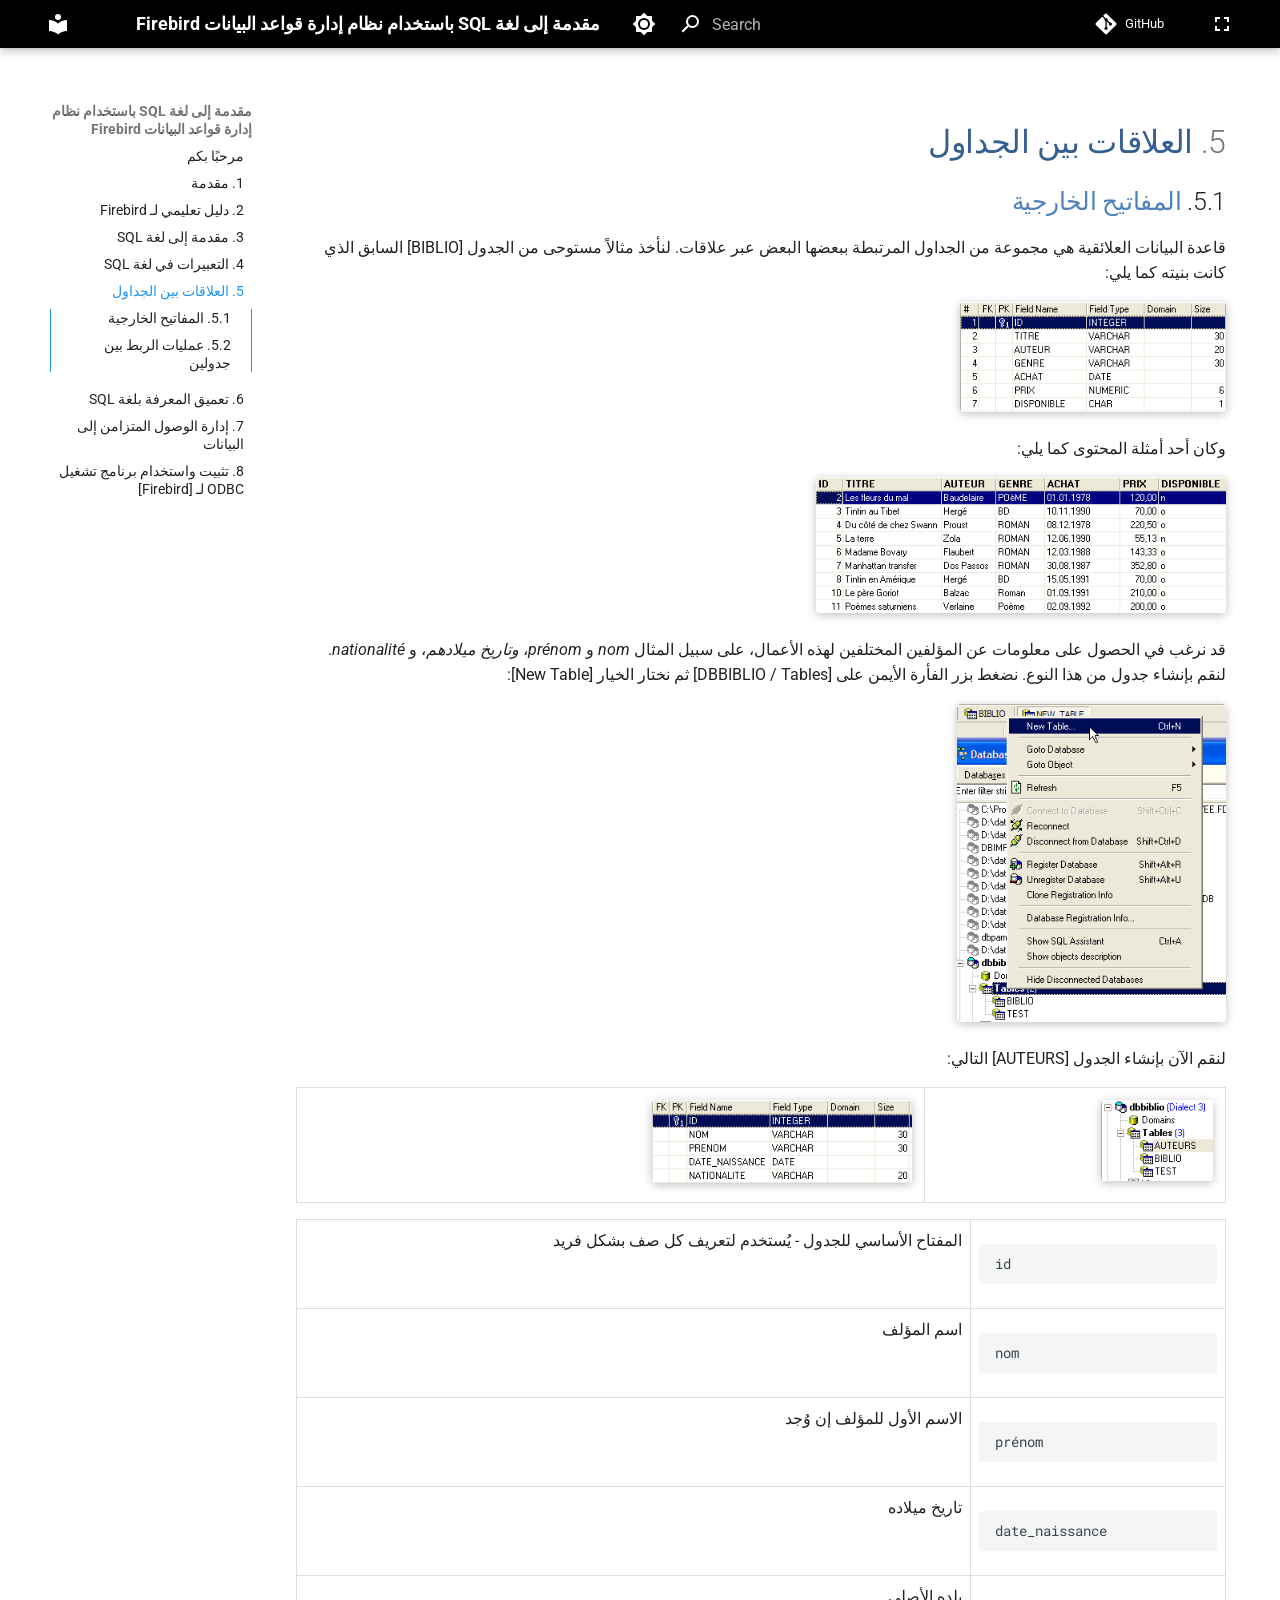
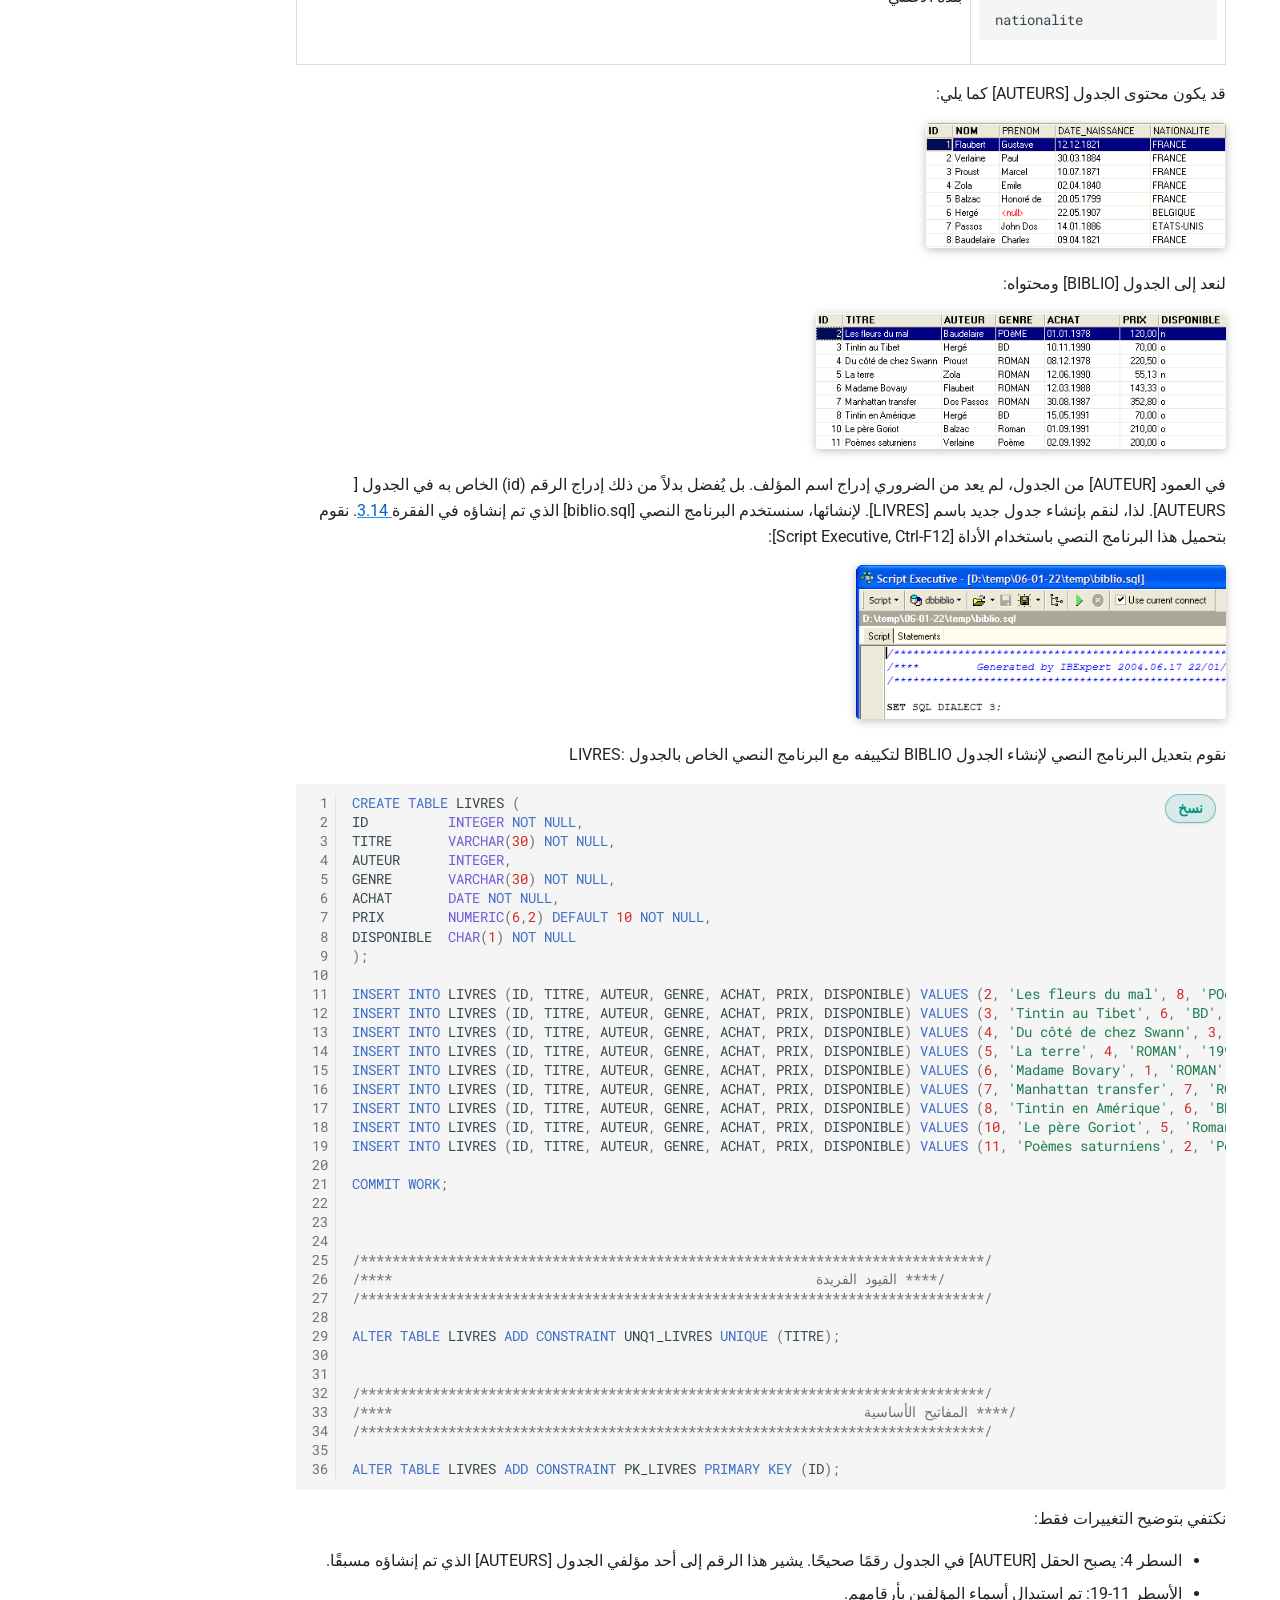
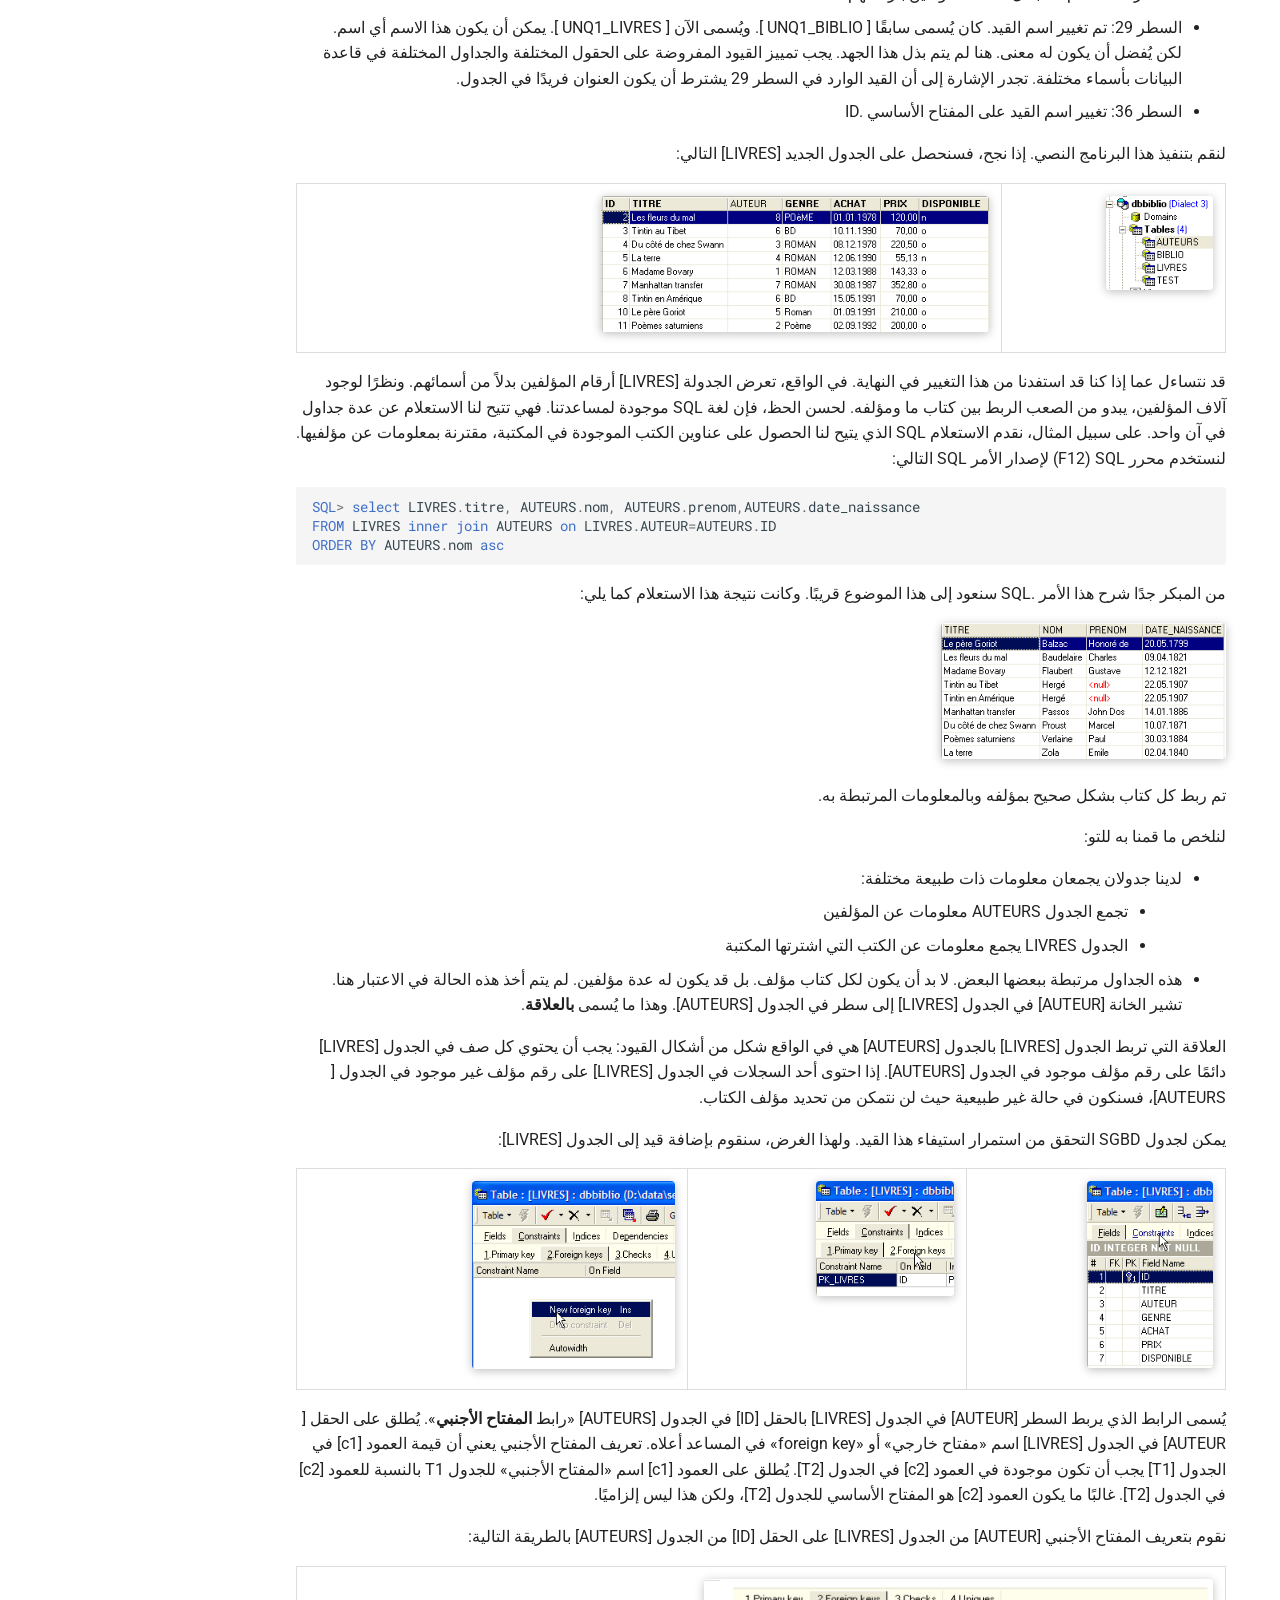
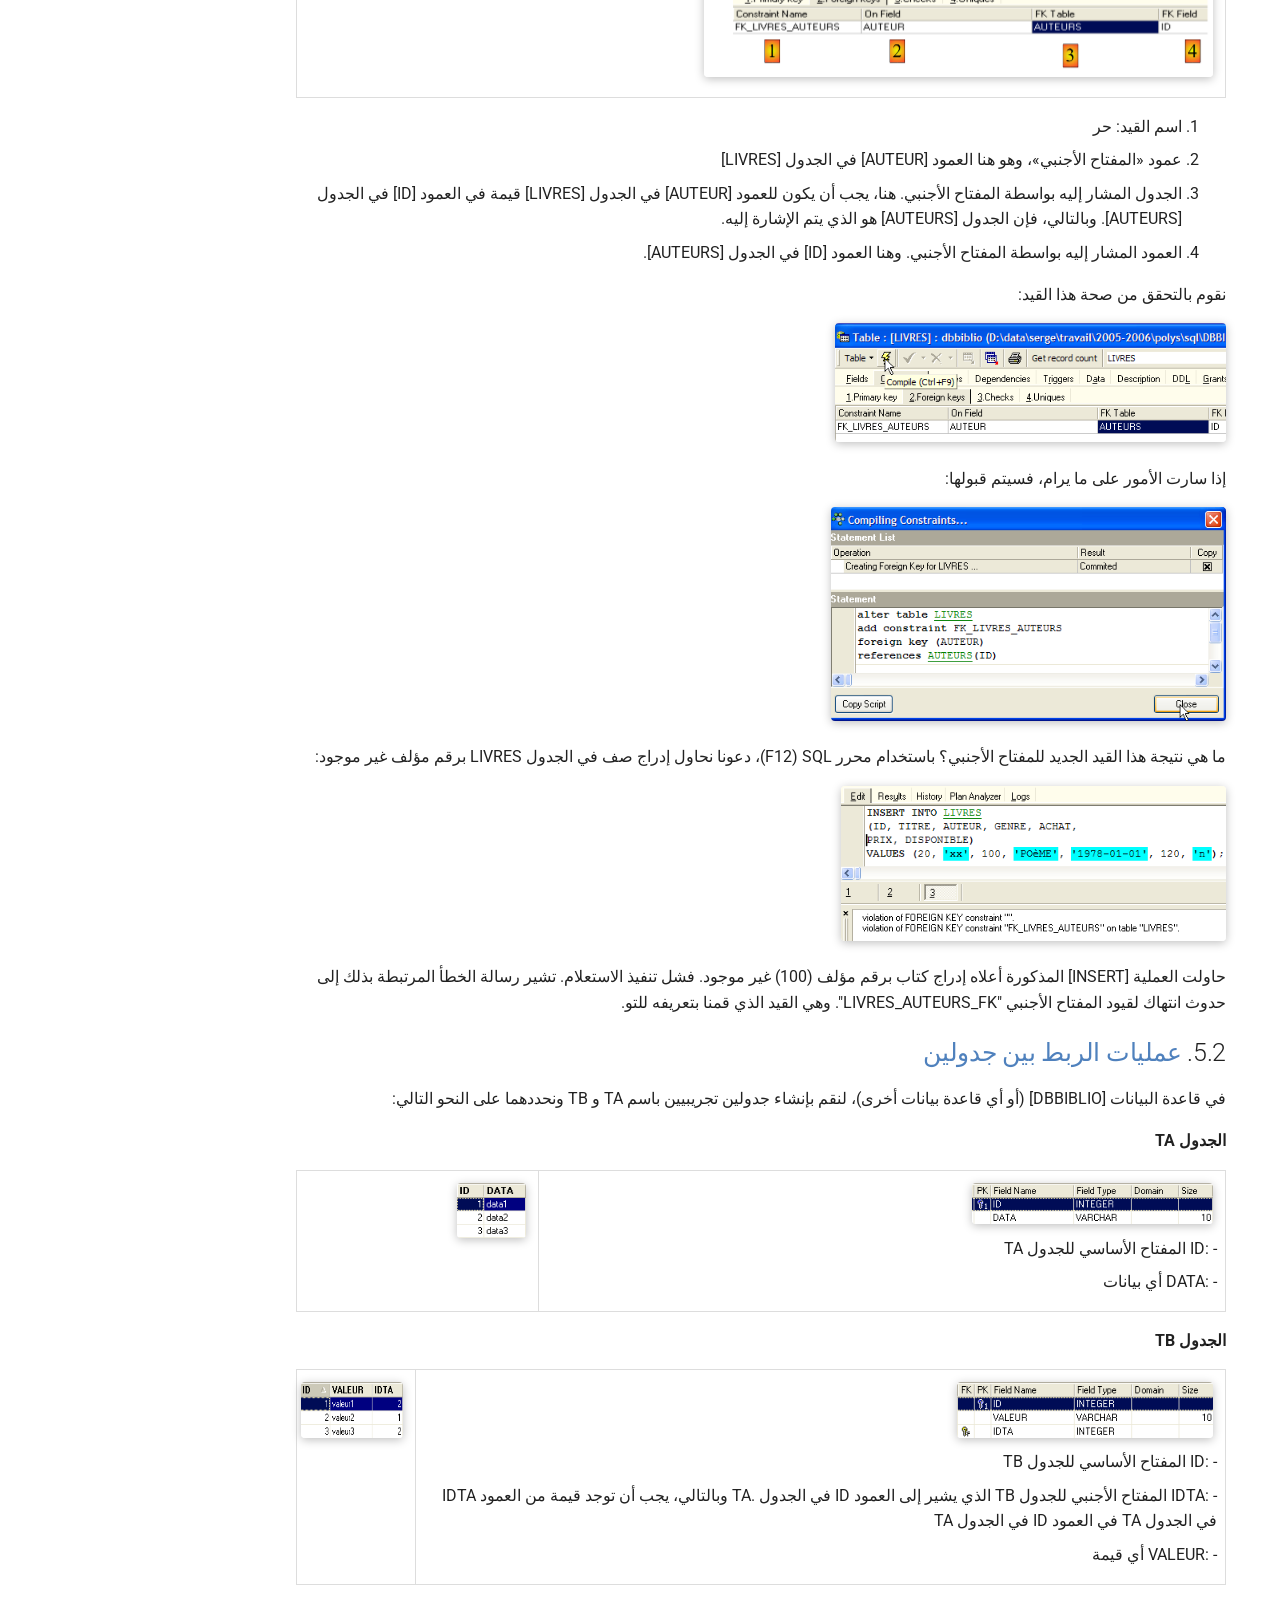
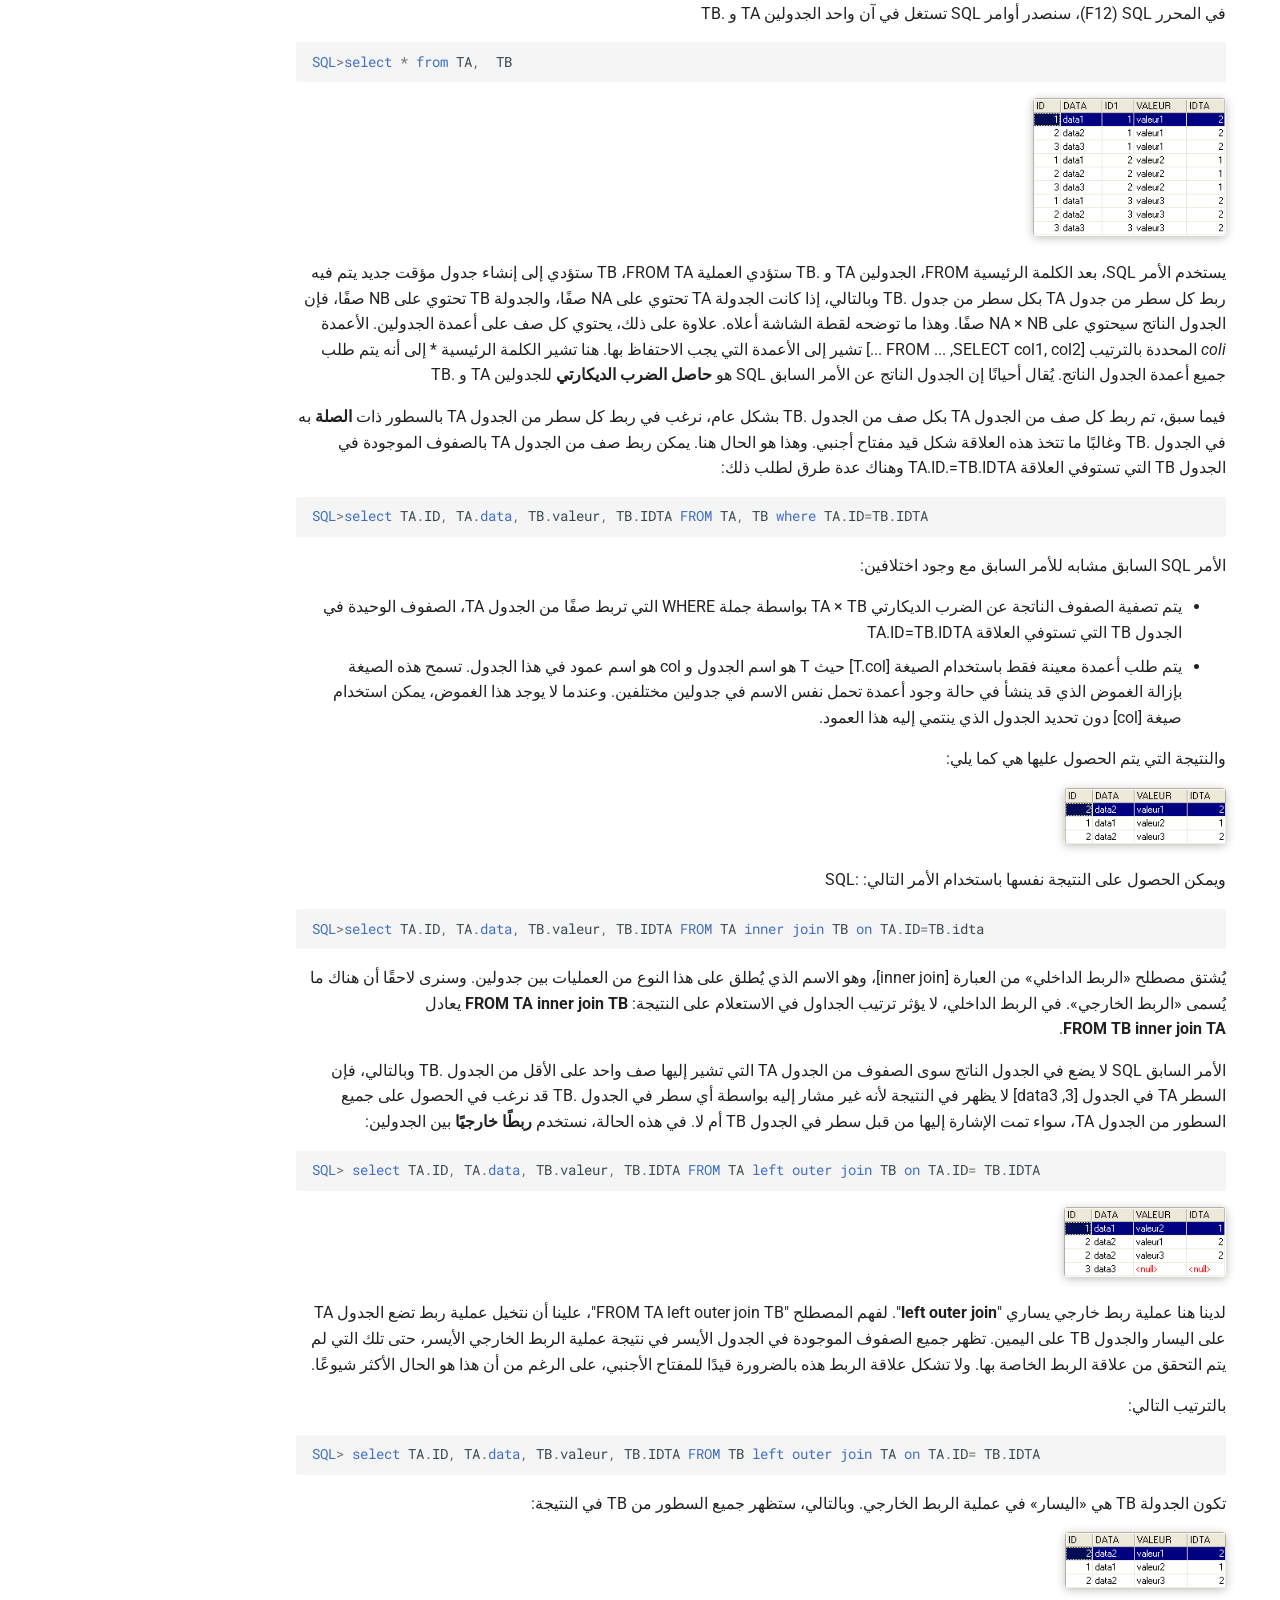
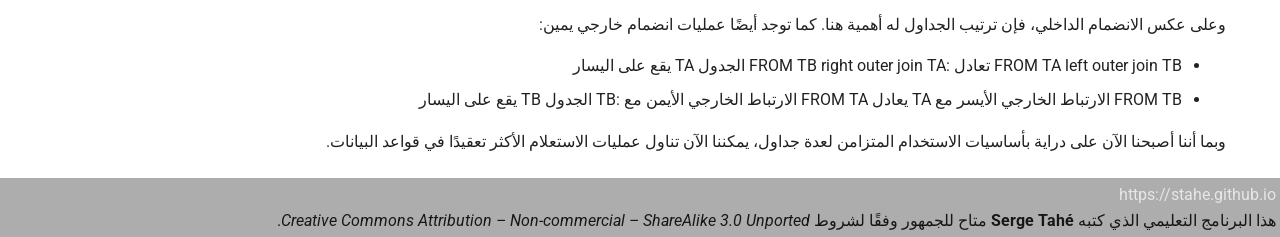
<file: llqt-byn-ljdwl.html>
<!doctype html>
<html lang="en" class="no-js">
  <head>
    
      <meta charset="utf-8">
      <meta name="viewport" content="width=device-width,initial-scale=1">
      
        <meta name="description" content="مقدمة إلى لغة SQL باستخدام نظام إدارة قواعد البيانات Firebird">
      
      
        <meta name="author" content="Serge Tahé">
      
      
        <link rel="canonical" href="https://stahe.github.io/ar-sql-firebird-janv-2006/llqt-byn-ljdwl.html">
      
      
        <link rel="prev" href="ltbyrt-fy-l-sql.html">
      
      
        <link rel="next" href="tmyq-lmrf-bl-sql.html">
      
      
        
      
      
      <link rel="icon" href="assets/images/favicon.png">
      <meta name="generator" content="mkdocs-1.6.1, mkdocs-material-9.7.0">
    
    
      
        <title>5. العلاقات بين الجداول - مقدمة إلى لغة SQL باستخدام نظام إدارة قواعد البيانات Firebird</title>
      
    
    
      <link rel="stylesheet" href="assets/stylesheets/main.618322db.min.css">
      
        
        <link rel="stylesheet" href="assets/stylesheets/palette.ab4e12ef.min.css">
      
      


    
    
      
    
    
      
        
        
        <link rel="preconnect" href="https://fonts.gstatic.com" crossorigin>
        <link rel="stylesheet" href="https://fonts.googleapis.com/css?family=Roboto:300,300i,400,400i,700,700i%7CRoboto+Mono:400,400i,700,700i&display=fallback">
        <style>:root{--md-text-font:"Roboto";--md-code-font:"Roboto Mono"}</style>
      
    
    
      <link rel="stylesheet" href="stylesheets/focus.css">
    
      <link rel="stylesheet" href="stylesheets/bidi.css">
    
    <script>__md_scope=new URL(".",location),__md_hash=e=>[...e].reduce(((e,_)=>(e<<5)-e+_.charCodeAt(0)),0),__md_get=(e,_=localStorage,t=__md_scope)=>JSON.parse(_.getItem(t.pathname+"."+e)),__md_set=(e,_,t=localStorage,a=__md_scope)=>{try{t.setItem(a.pathname+"."+e,JSON.stringify(_))}catch(e){}}</script>
    
      
  <script async src="https://www.googletagmanager.com/gtag/js?id=G-EBZC3JVJNR"></script>
  <script>
    window.dataLayer = window.dataLayer || [];
    function gtag(){dataLayer.push(arguments);}
    gtag('js', new Date());
    var siteName = "مقدمة إلى لغة SQL باستخدام نظام إدارة قواعد البيانات Firebird";
    gtag('config', 'G-EBZC3JVJNR', {
        'page_title': siteName
    });
  </script>

    
    
  </head>
  
  
    
    
      
    
    
    
    
    <body dir="ltr" data-md-color-scheme="default" data-md-color-primary="blue" data-md-color-accent="purple">
  
    
    <input class="md-toggle" data-md-toggle="drawer" type="checkbox" id="__drawer" autocomplete="off">
    <input class="md-toggle" data-md-toggle="search" type="checkbox" id="__search" autocomplete="off">
    <label class="md-overlay" for="__drawer"></label>
    <div data-md-component="skip">
      
        
        <a href="#5" class="md-skip">
          Skip to content
        </a>
      
    </div>
    <div data-md-component="announce">
      
    </div>
    
    
      

  

<header class="md-header md-header--shadow" data-md-component="header">
  <nav class="md-header__inner md-grid" aria-label="Header">
    <a href="index.html" title="مقدمة إلى لغة SQL باستخدام نظام إدارة قواعد البيانات Firebird" class="md-header__button md-logo" aria-label="مقدمة إلى لغة SQL باستخدام نظام إدارة قواعد البيانات Firebird" data-md-component="logo">
      
  
  <svg xmlns="http://www.w3.org/2000/svg" viewBox="0 0 24 24"><path d="M12 8a3 3 0 0 0 3-3 3 3 0 0 0-3-3 3 3 0 0 0-3 3 3 3 0 0 0 3 3m0 3.54C9.64 9.35 6.5 8 3 8v11c3.5 0 6.64 1.35 9 3.54 2.36-2.19 5.5-3.54 9-3.54V8c-3.5 0-6.64 1.35-9 3.54"/></svg>

    </a>
    <label class="md-header__button md-icon" for="__drawer">
      
      <svg xmlns="http://www.w3.org/2000/svg" viewBox="0 0 24 24"><path d="M3 6h18v2H3zm0 5h18v2H3zm0 5h18v2H3z"/></svg>
    </label>
    <div class="md-header__title" data-md-component="header-title">
      <div class="md-header__ellipsis">
        <div class="md-header__topic">
          <span class="md-ellipsis">
            مقدمة إلى لغة SQL باستخدام نظام إدارة قواعد البيانات Firebird
          </span>
        </div>
        <div class="md-header__topic" data-md-component="header-topic">
          <span class="md-ellipsis">
            
              5. العلاقات بين الجداول
            
          </span>
        </div>
      </div>
    </div>
    
      
        <form class="md-header__option" data-md-component="palette">
  
    
    
    
    <input class="md-option" data-md-color-media="(prefers-color-scheme: light)" data-md-color-scheme="default" data-md-color-primary="blue" data-md-color-accent="purple"  aria-label="التبديل إلى الوضع الداكن"  type="radio" name="__palette" id="__palette_0">
    
      <label class="md-header__button md-icon" title="التبديل إلى الوضع الداكن" for="__palette_1" hidden>
        <svg xmlns="http://www.w3.org/2000/svg" viewBox="0 0 24 24"><path d="M12 8a4 4 0 0 0-4 4 4 4 0 0 0 4 4 4 4 0 0 0 4-4 4 4 0 0 0-4-4m0 10a6 6 0 0 1-6-6 6 6 0 0 1 6-6 6 6 0 0 1 6 6 6 6 0 0 1-6 6m8-9.31V4h-4.69L12 .69 8.69 4H4v4.69L.69 12 4 15.31V20h4.69L12 23.31 15.31 20H20v-4.69L23.31 12z"/></svg>
      </label>
    
  
    
    
    
    <input class="md-option" data-md-color-media="(prefers-color-scheme: dark)" data-md-color-scheme="slate" data-md-color-primary="blue" data-md-color-accent="purple"  aria-label="التبديل إلى الوضع الفاتح"  type="radio" name="__palette" id="__palette_1">
    
      <label class="md-header__button md-icon" title="التبديل إلى الوضع الفاتح" for="__palette_0" hidden>
        <svg xmlns="http://www.w3.org/2000/svg" viewBox="0 0 24 24"><path d="M12 18c-.89 0-1.74-.2-2.5-.55C11.56 16.5 13 14.42 13 12s-1.44-4.5-3.5-5.45C10.26 6.2 11.11 6 12 6a6 6 0 0 1 6 6 6 6 0 0 1-6 6m8-9.31V4h-4.69L12 .69 8.69 4H4v4.69L.69 12 4 15.31V20h4.69L12 23.31 15.31 20H20v-4.69L23.31 12z"/></svg>
      </label>
    
  
</form>
      
    
    
      <script>var palette=__md_get("__palette");if(palette&&palette.color){if("(prefers-color-scheme)"===palette.color.media){var media=matchMedia("(prefers-color-scheme: light)"),input=document.querySelector(media.matches?"[data-md-color-media='(prefers-color-scheme: light)']":"[data-md-color-media='(prefers-color-scheme: dark)']");palette.color.media=input.getAttribute("data-md-color-media"),palette.color.scheme=input.getAttribute("data-md-color-scheme"),palette.color.primary=input.getAttribute("data-md-color-primary"),palette.color.accent=input.getAttribute("data-md-color-accent")}for(var[key,value]of Object.entries(palette.color))document.body.setAttribute("data-md-color-"+key,value)}</script>
    
    
    
      
      
        <label class="md-header__button md-icon" for="__search">
          
          <svg xmlns="http://www.w3.org/2000/svg" viewBox="0 0 24 24"><path d="M9.5 3A6.5 6.5 0 0 1 16 9.5c0 1.61-.59 3.09-1.56 4.23l.27.27h.79l5 5-1.5 1.5-5-5v-.79l-.27-.27A6.52 6.52 0 0 1 9.5 16 6.5 6.5 0 0 1 3 9.5 6.5 6.5 0 0 1 9.5 3m0 2C7 5 5 7 5 9.5S7 14 9.5 14 14 12 14 9.5 12 5 9.5 5"/></svg>
        </label>
        <div class="md-search" data-md-component="search" role="dialog">
  <label class="md-search__overlay" for="__search"></label>
  <div class="md-search__inner" role="search">
    <form class="md-search__form" name="search">
      <input type="text" class="md-search__input" name="query" aria-label="Search" placeholder="Search" autocapitalize="off" autocorrect="off" autocomplete="off" spellcheck="false" data-md-component="search-query" required>
      <label class="md-search__icon md-icon" for="__search">
        
        <svg xmlns="http://www.w3.org/2000/svg" viewBox="0 0 24 24"><path d="M9.5 3A6.5 6.5 0 0 1 16 9.5c0 1.61-.59 3.09-1.56 4.23l.27.27h.79l5 5-1.5 1.5-5-5v-.79l-.27-.27A6.52 6.52 0 0 1 9.5 16 6.5 6.5 0 0 1 3 9.5 6.5 6.5 0 0 1 9.5 3m0 2C7 5 5 7 5 9.5S7 14 9.5 14 14 12 14 9.5 12 5 9.5 5"/></svg>
        
        <svg xmlns="http://www.w3.org/2000/svg" viewBox="0 0 24 24"><path d="M20 11v2H8l5.5 5.5-1.42 1.42L4.16 12l7.92-7.92L13.5 5.5 8 11z"/></svg>
      </label>
      <nav class="md-search__options" aria-label="Search">
        
        <button type="reset" class="md-search__icon md-icon" title="Clear" aria-label="Clear" tabindex="-1">
          
          <svg xmlns="http://www.w3.org/2000/svg" viewBox="0 0 24 24"><path d="M19 6.41 17.59 5 12 10.59 6.41 5 5 6.41 10.59 12 5 17.59 6.41 19 12 13.41 17.59 19 19 17.59 13.41 12z"/></svg>
        </button>
      </nav>
      
    </form>
    <div class="md-search__output">
      <div class="md-search__scrollwrap" tabindex="0" data-md-scrollfix>
        <div class="md-search-result" data-md-component="search-result">
          <div class="md-search-result__meta">
            Initializing search
          </div>
          <ol class="md-search-result__list" role="presentation"></ol>
        </div>
      </div>
    </div>
  </div>
</div>
      
    
    
      <div class="md-header__source">
        <a href="https://stahe.github.io/ar-sql-firebird-janv-2006" title="Go to repository" class="md-source" data-md-component="source">
  <div class="md-source__icon md-icon">
    
    <svg xmlns="http://www.w3.org/2000/svg" viewBox="0 0 448 512"><!--! Font Awesome Free 7.1.0 by @fontawesome - https://fontawesome.com License - https://fontawesome.com/license/free (Icons: CC BY 4.0, Fonts: SIL OFL 1.1, Code: MIT License) Copyright 2025 Fonticons, Inc.--><path d="M439.6 236.1 244 40.5c-5.4-5.5-12.8-8.5-20.4-8.5s-15 3-20.4 8.4L162.5 81l51.5 51.5c27.1-9.1 52.7 16.8 43.4 43.7l49.7 49.7c34.2-11.8 61.2 31 35.5 56.7-26.5 26.5-70.2-2.9-56-37.3L240.3 199v121.9c25.3 12.5 22.3 41.8 9.1 55-6.4 6.4-15.2 10.1-24.3 10.1s-17.8-3.6-24.3-10.1c-17.6-17.6-11.1-46.9 11.2-56v-123c-20.8-8.5-24.6-30.7-18.6-45L142.6 101 8.5 235.1C3 240.6 0 247.9 0 255.5s3 15 8.5 20.4l195.6 195.7c5.4 5.4 12.7 8.4 20.4 8.4s15-3 20.4-8.4l194.7-194.7c5.4-5.4 8.4-12.8 8.4-20.4s-3-15-8.4-20.4"/></svg>
  </div>
  <div class="md-source__repository">
    GitHub
  </div>
</a>
      </div>
    
  </nav>
  
</header>
    
    <div class="md-container" data-md-component="container">
      
      
        
          
        
      
      <main class="md-main" data-md-component="main">
        <div class="md-main__inner md-grid">
          
            
              
              <div class="md-sidebar md-sidebar--primary" data-md-component="sidebar" data-md-type="navigation" >
                <div class="md-sidebar__scrollwrap">
                  <div class="md-sidebar__inner">
                    



  

<nav class="md-nav md-nav--primary md-nav--integrated" aria-label="Navigation" data-md-level="0">
  <label class="md-nav__title" for="__drawer">
    <a href="index.html" title="مقدمة إلى لغة SQL باستخدام نظام إدارة قواعد البيانات Firebird" class="md-nav__button md-logo" aria-label="مقدمة إلى لغة SQL باستخدام نظام إدارة قواعد البيانات Firebird" data-md-component="logo">
      
  
  <svg xmlns="http://www.w3.org/2000/svg" viewBox="0 0 24 24"><path d="M12 8a3 3 0 0 0 3-3 3 3 0 0 0-3-3 3 3 0 0 0-3 3 3 3 0 0 0 3 3m0 3.54C9.64 9.35 6.5 8 3 8v11c3.5 0 6.64 1.35 9 3.54 2.36-2.19 5.5-3.54 9-3.54V8c-3.5 0-6.64 1.35-9 3.54"/></svg>

    </a>
    مقدمة إلى لغة SQL باستخدام نظام إدارة قواعد البيانات Firebird
  </label>
  
    <div class="md-nav__source">
      <a href="https://stahe.github.io/ar-sql-firebird-janv-2006" title="Go to repository" class="md-source" data-md-component="source">
  <div class="md-source__icon md-icon">
    
    <svg xmlns="http://www.w3.org/2000/svg" viewBox="0 0 448 512"><!--! Font Awesome Free 7.1.0 by @fontawesome - https://fontawesome.com License - https://fontawesome.com/license/free (Icons: CC BY 4.0, Fonts: SIL OFL 1.1, Code: MIT License) Copyright 2025 Fonticons, Inc.--><path d="M439.6 236.1 244 40.5c-5.4-5.5-12.8-8.5-20.4-8.5s-15 3-20.4 8.4L162.5 81l51.5 51.5c27.1-9.1 52.7 16.8 43.4 43.7l49.7 49.7c34.2-11.8 61.2 31 35.5 56.7-26.5 26.5-70.2-2.9-56-37.3L240.3 199v121.9c25.3 12.5 22.3 41.8 9.1 55-6.4 6.4-15.2 10.1-24.3 10.1s-17.8-3.6-24.3-10.1c-17.6-17.6-11.1-46.9 11.2-56v-123c-20.8-8.5-24.6-30.7-18.6-45L142.6 101 8.5 235.1C3 240.6 0 247.9 0 255.5s3 15 8.5 20.4l195.6 195.7c5.4 5.4 12.7 8.4 20.4 8.4s15-3 20.4-8.4l194.7-194.7c5.4-5.4 8.4-12.8 8.4-20.4s-3-15-8.4-20.4"/></svg>
  </div>
  <div class="md-source__repository">
    GitHub
  </div>
</a>
    </div>
  
  <ul class="md-nav__list" data-md-scrollfix>
    
      
      
  
  
  
  
    <li class="md-nav__item">
      <a href="index.html" class="md-nav__link">
        
  
  
  <span class="md-ellipsis">
    
  
    مرحبًا بكم
  

    
  </span>
  
  

      </a>
    </li>
  

    
      
      
  
  
  
  
    <li class="md-nav__item">
      <a href="mqdm.html" class="md-nav__link">
        
  
  
  <span class="md-ellipsis">
    
  
    1. مقدمة
  

    
  </span>
  
  

      </a>
    </li>
  

    
      
      
  
  
  
  
    <li class="md-nav__item">
      <a href="dlyl-tlymy-l-firebird.html" class="md-nav__link">
        
  
  
  <span class="md-ellipsis">
    
  
    2. دليل تعليمي لـ Firebird
  

    
  </span>
  
  

      </a>
    </li>
  

    
      
      
  
  
  
  
    <li class="md-nav__item">
      <a href="mqdm-l-l-sql.html" class="md-nav__link">
        
  
  
  <span class="md-ellipsis">
    
  
    3. مقدمة إلى لغة SQL
  

    
  </span>
  
  

      </a>
    </li>
  

    
      
      
  
  
  
  
    <li class="md-nav__item">
      <a href="ltbyrt-fy-l-sql.html" class="md-nav__link">
        
  
  
  <span class="md-ellipsis">
    
  
    4. التعبيرات في لغة SQL
  

    
  </span>
  
  

      </a>
    </li>
  

    
      
      
  
  
    
  
  
  
    <li class="md-nav__item md-nav__item--active">
      
      <input class="md-nav__toggle md-toggle" type="checkbox" id="__toc">
      
      
        
      
      
        <label class="md-nav__link md-nav__link--active" for="__toc">
          
  
  
  <span class="md-ellipsis">
    
  
    5. العلاقات بين الجداول
  

    
  </span>
  
  

          <span class="md-nav__icon md-icon"></span>
        </label>
      
      <a href="llqt-byn-ljdwl.html" class="md-nav__link md-nav__link--active">
        
  
  
  <span class="md-ellipsis">
    
  
    5. العلاقات بين الجداول
  

    
  </span>
  
  

      </a>
      
        

<nav class="md-nav md-nav--secondary" aria-label="Table of contents">
  
  
  
    
  
  
    <label class="md-nav__title" for="__toc">
      <span class="md-nav__icon md-icon"></span>
      Table of contents
    </label>
    <ul class="md-nav__list" data-md-component="toc" data-md-scrollfix>
      
        <li class="md-nav__item">
  <a href="#51" class="md-nav__link">
    <span class="md-ellipsis">
      
        5.1. المفاتيح الخارجية
      
    </span>
  </a>
  
</li>
      
        <li class="md-nav__item">
  <a href="#52" class="md-nav__link">
    <span class="md-ellipsis">
      
        5.2. عمليات الربط بين جدولين
      
    </span>
  </a>
  
</li>
      
    </ul>
  
</nav>
      
    </li>
  

    
      
      
  
  
  
  
    <li class="md-nav__item">
      <a href="tmyq-lmrf-bl-sql.html" class="md-nav__link">
        
  
  
  <span class="md-ellipsis">
    
  
    6. تعميق المعرفة بلغة SQL
  

    
  </span>
  
  

      </a>
    </li>
  

    
      
      
  
  
  
  
    <li class="md-nav__item">
      <a href="dr-lwwl-lmtzmn-l-lbynt.html" class="md-nav__link">
        
  
  
  <span class="md-ellipsis">
    
  
    7. إدارة الوصول المتزامن إلى البيانات
  

    
  </span>
  
  

      </a>
    </li>
  

    
      
      
  
  
  
  
    <li class="md-nav__item">
      <a href="tthbyt-wstkhdm-brnmj-tshyl-odbc-l-firebird.html" class="md-nav__link">
        
  
  
  <span class="md-ellipsis">
    
  
    8. تثبيت واستخدام برنامج تشغيل ODBC لـ [Firebird]
  

    
  </span>
  
  

      </a>
    </li>
  

    
  </ul>
</nav>
                  </div>
                </div>
              </div>
            
            
          
          
            <div class="md-content" data-md-component="content">
              
              <article class="md-content__inner md-typeset">
                
                  



<h1 id="5">5. <span style="color: #365f91">العلاقات بين الجداول</span></h1>
<h2 id="51">5.1. <span style="color: #4f81bd">المفاتيح الخارجية</span></h2>
<p>قاعدة البيانات العلائقية هي مجموعة من الجداول المرتبطة ببعضها البعض عبر علاقات. لنأخذ مثالاً مستوحى من الجدول [<bdi dir="ltr" class="odt-ltr-term">BIBLIO</bdi>] السابق الذي كانت بنيته كما يلي:</p>
<p><img src="images/100000000000014D0000008AB26B6EA2.png" width="266" height="110" style="width:7.049cm;height:2.917cm;" alt="Image" class="odt-zoomable" data-zoom-src="images/100000000000014D0000008AB26B6EA2.png" /></p>
<p>وكان أحد أمثلة المحتوى كما يلي:</p>
<p><img src="images/1000000000000200000000AAB5E71811.png" width="410" height="136" style="width:10.839cm;height:3.598cm;" alt="Image" class="odt-zoomable" data-zoom-src="images/1000000000000200000000AAB5E71811.png" /></p>
<p>قد نرغب في الحصول على معلومات عن المؤلفين المختلفين لهذه الأعمال، على سبيل المثال <em>nom</em> و <em><bdi dir="ltr" class="odt-ltr-term">prénom</bdi></em>، <em>وتاريخ ميلادهم</em>، و <em><bdi dir="ltr" class="odt-ltr-term">nationalité</bdi></em>. لنقم بإنشاء جدول من هذا النوع. نضغط بزر الفأرة الأيمن على [<bdi dir="ltr" class="odt-ltr-term">DBBIBLIO / Tables</bdi>] ثم نختار الخيار [<bdi dir="ltr" class="odt-ltr-term">New Table</bdi>]:</p>
<p><img src="images/10000000000001500000018E88305495.png" width="269" height="318" style="width:7.108cm;height:8.419cm;" alt="Image" class="odt-zoomable" data-zoom-src="images/10000000000001500000018E88305495.png" /></p>
<p>لنقم الآن بإنشاء الجدول [<bdi dir="ltr" class="odt-ltr-term">AUTEURS</bdi>] التالي:</p>
<table dir="rtl" class="odt-table" style="border-collapse: collapse; width: 100%; margin-bottom: 1em;"><tr><td dir="rtl" style="border: 1px solid #ddd; padding: 8px; vertical-align: top; text-align: right;"><img src="images/100000000000008C0000006539F73B1A.png" width="112" height="81" style="display:inline-block; margin:4px;width:2.958cm;height:2.138cm;" class="odt-zoomable" data-zoom-src="images/100000000000008C0000006539F73B1A.png" /></td><td dir="rtl" style="border: 1px solid #ddd; padding: 8px; vertical-align: top; text-align: right;"><img src="images/1000000000000145000000673D89D830.png" width="260" height="82" style="display:inline-block; margin:4px;width:6.877cm;height:2.178cm;" class="odt-zoomable" data-zoom-src="images/1000000000000145000000673D89D830.png" /></td></tr></table>

<table dir="rtl" class="odt-table" style="border-collapse: collapse; width: 100%; margin-bottom: 1em;"><tr><td dir="rtl" style="border: 1px solid #ddd; padding: 8px; vertical-align: top; text-align: right;"><div markdown="block">
<div class="highlight"><pre><span></span><code><a id="__codelineno-0-1" name="__codelineno-0-1" href="#__codelineno-0-1"></a>id
</code></pre></div>
</div></td><td dir="rtl" style="border: 1px solid #ddd; padding: 8px; vertical-align: top; text-align: right;"><div style="margin:0 0 0.5em 0">المفتاح الأساسي للجدول - يُستخدم لتعريف كل صف بشكل فريد</div></td></tr><tr><td dir="rtl" style="border: 1px solid #ddd; padding: 8px; vertical-align: top; text-align: right;"><div markdown="block">
<div class="highlight"><pre><span></span><code><a id="__codelineno-1-1" name="__codelineno-1-1" href="#__codelineno-1-1"></a>nom
</code></pre></div>
</div></td><td dir="rtl" style="border: 1px solid #ddd; padding: 8px; vertical-align: top; text-align: right;"><div style="margin:0 0 0.5em 0">اسم المؤلف</div></td></tr><tr><td dir="rtl" style="border: 1px solid #ddd; padding: 8px; vertical-align: top; text-align: right;"><div markdown="block">
<div class="highlight"><pre><span></span><code><a id="__codelineno-2-1" name="__codelineno-2-1" href="#__codelineno-2-1"></a>prénom
</code></pre></div>
</div></td><td dir="rtl" style="border: 1px solid #ddd; padding: 8px; vertical-align: top; text-align: right;"><div style="margin:0 0 0.5em 0">الاسم الأول للمؤلف إن وُجد</div></td></tr><tr><td dir="rtl" style="border: 1px solid #ddd; padding: 8px; vertical-align: top; text-align: right;"><div markdown="block">
<div class="highlight"><pre><span></span><code><a id="__codelineno-3-1" name="__codelineno-3-1" href="#__codelineno-3-1"></a>date_naissance
</code></pre></div>
</div></td><td dir="rtl" style="border: 1px solid #ddd; padding: 8px; vertical-align: top; text-align: right;"><div style="margin:0 0 0.5em 0">تاريخ ميلاده</div></td></tr><tr><td dir="rtl" style="border: 1px solid #ddd; padding: 8px; vertical-align: top; text-align: right;"><div markdown="block">
<div class="highlight"><pre><span></span><code><a id="__codelineno-4-1" name="__codelineno-4-1" href="#__codelineno-4-1"></a>nationalite
</code></pre></div>
</div></td><td dir="rtl" style="border: 1px solid #ddd; padding: 8px; vertical-align: top; text-align: right;"><div style="margin:0 0 0.5em 0">بلده الأصلي</div></td></tr></table>

<p>قد يكون محتوى الجدول [<bdi dir="ltr" class="odt-ltr-term">AUTEURS</bdi>] كما يلي:</p>
<p><img src="images/10000000000001770000009CA8D7412F.png" width="300" height="125" style="width:7.938cm;height:3.298cm;" alt="Image" class="odt-zoomable" data-zoom-src="images/10000000000001770000009CA8D7412F.png" /></p>
<p>لنعد إلى الجدول [<bdi dir="ltr" class="odt-ltr-term">BIBLIO</bdi>] ومحتواه:</p>
<p><img src="images/1000000000000200000000AAB5E71811.png" width="410" height="136" style="width:10.839cm;height:3.598cm;" alt="Image" class="odt-zoomable" data-zoom-src="images/1000000000000200000000AAB5E71811.png" /></p>
<p>في العمود [<bdi dir="ltr" class="odt-ltr-term">AUTEUR</bdi>] من الجدول، لم يعد من الضروري إدراج اسم المؤلف. بل يُفضل بدلاً من ذلك إدراج الرقم (id) الخاص به في الجدول [<bdi dir="ltr" class="odt-ltr-term">AUTEURS</bdi>]. لذا، لنقم بإنشاء جدول جديد باسم [<bdi dir="ltr" class="odt-ltr-term">LIVRES</bdi>]. لإنشائها، سنستخدم البرنامج النصي [<bdi dir="ltr" class="odt-ltr-term">biblio.sql</bdi>] الذي تم إنشاؤه في الفقرة<a href="mqdm-l-l-sql.html#bibliosql"><u><span style="color: #0563c1"> 3.14</span></u></a>. نقوم بتحميل هذا البرنامج النصي باستخدام الأداة [<bdi dir="ltr" class="odt-ltr-term">Script Executive, Ctrl-F12</bdi>]:</p>
<p><img src="images/10000000000001CE000000C03DB2BA7D.png" width="370" height="153" style="width:9.779cm;height:4.059cm;" alt="Image" class="odt-zoomable" data-zoom-src="images/10000000000001CE000000C03DB2BA7D.png" /></p>
<p>نقوم بتعديل البرنامج النصي لإنشاء الجدول <bdi dir="ltr" class="odt-ltr-term">BIBLIO</bdi> لتكييفه مع البرنامج النصي الخاص بالجدول <bdi dir="ltr" class="odt-ltr-term">LIVRES:</bdi></p>
<div class="highlight"><table class="highlighttable"><tr><td class="linenos"><div class="linenodiv"><pre><span></span><span class="normal"><a href="#__codelineno-5-1"> 1</a></span>
<span class="normal"><a href="#__codelineno-5-2"> 2</a></span>
<span class="normal"><a href="#__codelineno-5-3"> 3</a></span>
<span class="normal"><a href="#__codelineno-5-4"> 4</a></span>
<span class="normal"><a href="#__codelineno-5-5"> 5</a></span>
<span class="normal"><a href="#__codelineno-5-6"> 6</a></span>
<span class="normal"><a href="#__codelineno-5-7"> 7</a></span>
<span class="normal"><a href="#__codelineno-5-8"> 8</a></span>
<span class="normal"><a href="#__codelineno-5-9"> 9</a></span>
<span class="normal"><a href="#__codelineno-5-10">10</a></span>
<span class="normal"><a href="#__codelineno-5-11">11</a></span>
<span class="normal"><a href="#__codelineno-5-12">12</a></span>
<span class="normal"><a href="#__codelineno-5-13">13</a></span>
<span class="normal"><a href="#__codelineno-5-14">14</a></span>
<span class="normal"><a href="#__codelineno-5-15">15</a></span>
<span class="normal"><a href="#__codelineno-5-16">16</a></span>
<span class="normal"><a href="#__codelineno-5-17">17</a></span>
<span class="normal"><a href="#__codelineno-5-18">18</a></span>
<span class="normal"><a href="#__codelineno-5-19">19</a></span>
<span class="normal"><a href="#__codelineno-5-20">20</a></span>
<span class="normal"><a href="#__codelineno-5-21">21</a></span>
<span class="normal"><a href="#__codelineno-5-22">22</a></span>
<span class="normal"><a href="#__codelineno-5-23">23</a></span>
<span class="normal"><a href="#__codelineno-5-24">24</a></span>
<span class="normal"><a href="#__codelineno-5-25">25</a></span>
<span class="normal"><a href="#__codelineno-5-26">26</a></span>
<span class="normal"><a href="#__codelineno-5-27">27</a></span>
<span class="normal"><a href="#__codelineno-5-28">28</a></span>
<span class="normal"><a href="#__codelineno-5-29">29</a></span>
<span class="normal"><a href="#__codelineno-5-30">30</a></span>
<span class="normal"><a href="#__codelineno-5-31">31</a></span>
<span class="normal"><a href="#__codelineno-5-32">32</a></span>
<span class="normal"><a href="#__codelineno-5-33">33</a></span>
<span class="normal"><a href="#__codelineno-5-34">34</a></span>
<span class="normal"><a href="#__codelineno-5-35">35</a></span>
<span class="normal"><a href="#__codelineno-5-36">36</a></span></pre></div></td><td class="code"><div><pre><span></span><code><a id="__codelineno-5-1" name="__codelineno-5-1"></a><span class="k">CREATE</span><span class="w"> </span><span class="k">TABLE</span><span class="w"> </span><span class="n">LIVRES</span><span class="w"> </span><span class="p">(</span>
<a id="__codelineno-5-2" name="__codelineno-5-2"></a><span class="n">ID</span><span class="w">          </span><span class="nb">INTEGER</span><span class="w"> </span><span class="k">NOT</span><span class="w"> </span><span class="k">NULL</span><span class="p">,</span>
<a id="__codelineno-5-3" name="__codelineno-5-3"></a><span class="n">TITRE</span><span class="w">       </span><span class="nb">VARCHAR</span><span class="p">(</span><span class="mi">30</span><span class="p">)</span><span class="w"> </span><span class="k">NOT</span><span class="w"> </span><span class="k">NULL</span><span class="p">,</span>
<a id="__codelineno-5-4" name="__codelineno-5-4"></a><span class="n">AUTEUR</span><span class="w">      </span><span class="nb">INTEGER</span><span class="p">,</span>
<a id="__codelineno-5-5" name="__codelineno-5-5"></a><span class="n">GENRE</span><span class="w">       </span><span class="nb">VARCHAR</span><span class="p">(</span><span class="mi">30</span><span class="p">)</span><span class="w"> </span><span class="k">NOT</span><span class="w"> </span><span class="k">NULL</span><span class="p">,</span>
<a id="__codelineno-5-6" name="__codelineno-5-6"></a><span class="n">ACHAT</span><span class="w">       </span><span class="nb">DATE</span><span class="w"> </span><span class="k">NOT</span><span class="w"> </span><span class="k">NULL</span><span class="p">,</span>
<a id="__codelineno-5-7" name="__codelineno-5-7"></a><span class="n">PRIX</span><span class="w">        </span><span class="nb">NUMERIC</span><span class="p">(</span><span class="mi">6</span><span class="p">,</span><span class="mi">2</span><span class="p">)</span><span class="w"> </span><span class="k">DEFAULT</span><span class="w"> </span><span class="mi">10</span><span class="w"> </span><span class="k">NOT</span><span class="w"> </span><span class="k">NULL</span><span class="p">,</span>
<a id="__codelineno-5-8" name="__codelineno-5-8"></a><span class="n">DISPONIBLE</span><span class="w">  </span><span class="nb">CHAR</span><span class="p">(</span><span class="mi">1</span><span class="p">)</span><span class="w"> </span><span class="k">NOT</span><span class="w"> </span><span class="k">NULL</span>
<a id="__codelineno-5-9" name="__codelineno-5-9"></a><span class="p">);</span>
<a id="__codelineno-5-10" name="__codelineno-5-10"></a>
<a id="__codelineno-5-11" name="__codelineno-5-11"></a><span class="k">INSERT</span><span class="w"> </span><span class="k">INTO</span><span class="w"> </span><span class="n">LIVRES</span><span class="w"> </span><span class="p">(</span><span class="n">ID</span><span class="p">,</span><span class="w"> </span><span class="n">TITRE</span><span class="p">,</span><span class="w"> </span><span class="n">AUTEUR</span><span class="p">,</span><span class="w"> </span><span class="n">GENRE</span><span class="p">,</span><span class="w"> </span><span class="n">ACHAT</span><span class="p">,</span><span class="w"> </span><span class="n">PRIX</span><span class="p">,</span><span class="w"> </span><span class="n">DISPONIBLE</span><span class="p">)</span><span class="w"> </span><span class="k">VALUES</span><span class="w"> </span><span class="p">(</span><span class="mi">2</span><span class="p">,</span><span class="w"> </span><span class="s1">&#39;Les fleurs du mal&#39;</span><span class="p">,</span><span class="w"> </span><span class="mi">8</span><span class="p">,</span><span class="w"> </span><span class="s1">&#39;POèME&#39;</span><span class="p">,</span><span class="w"> </span><span class="s1">&#39;1978-01-01&#39;</span><span class="p">,</span><span class="w"> </span><span class="mi">120</span><span class="p">,</span><span class="w"> </span><span class="s1">&#39;n&#39;</span><span class="p">);</span>
<a id="__codelineno-5-12" name="__codelineno-5-12"></a><span class="k">INSERT</span><span class="w"> </span><span class="k">INTO</span><span class="w"> </span><span class="n">LIVRES</span><span class="w"> </span><span class="p">(</span><span class="n">ID</span><span class="p">,</span><span class="w"> </span><span class="n">TITRE</span><span class="p">,</span><span class="w"> </span><span class="n">AUTEUR</span><span class="p">,</span><span class="w"> </span><span class="n">GENRE</span><span class="p">,</span><span class="w"> </span><span class="n">ACHAT</span><span class="p">,</span><span class="w"> </span><span class="n">PRIX</span><span class="p">,</span><span class="w"> </span><span class="n">DISPONIBLE</span><span class="p">)</span><span class="w"> </span><span class="k">VALUES</span><span class="w"> </span><span class="p">(</span><span class="mi">3</span><span class="p">,</span><span class="w"> </span><span class="s1">&#39;Tintin au Tibet&#39;</span><span class="p">,</span><span class="w"> </span><span class="mi">6</span><span class="p">,</span><span class="w"> </span><span class="s1">&#39;BD&#39;</span><span class="p">,</span><span class="w"> </span><span class="s1">&#39;1990-11-10&#39;</span><span class="p">,</span><span class="w"> </span><span class="mi">70</span><span class="p">,</span><span class="w"> </span><span class="s1">&#39;o&#39;</span><span class="p">);</span>
<a id="__codelineno-5-13" name="__codelineno-5-13"></a><span class="k">INSERT</span><span class="w"> </span><span class="k">INTO</span><span class="w"> </span><span class="n">LIVRES</span><span class="w"> </span><span class="p">(</span><span class="n">ID</span><span class="p">,</span><span class="w"> </span><span class="n">TITRE</span><span class="p">,</span><span class="w"> </span><span class="n">AUTEUR</span><span class="p">,</span><span class="w"> </span><span class="n">GENRE</span><span class="p">,</span><span class="w"> </span><span class="n">ACHAT</span><span class="p">,</span><span class="w"> </span><span class="n">PRIX</span><span class="p">,</span><span class="w"> </span><span class="n">DISPONIBLE</span><span class="p">)</span><span class="w"> </span><span class="k">VALUES</span><span class="w"> </span><span class="p">(</span><span class="mi">4</span><span class="p">,</span><span class="w"> </span><span class="s1">&#39;Du côté de chez Swann&#39;</span><span class="p">,</span><span class="w"> </span><span class="mi">3</span><span class="p">,</span><span class="w"> </span><span class="s1">&#39;ROMAN&#39;</span><span class="p">,</span><span class="w"> </span><span class="s1">&#39;1978-12-08&#39;</span><span class="p">,</span><span class="w"> </span><span class="mi">220</span><span class="p">.</span><span class="mi">5</span><span class="p">,</span><span class="w"> </span><span class="s1">&#39;o&#39;</span><span class="p">);</span>
<a id="__codelineno-5-14" name="__codelineno-5-14"></a><span class="k">INSERT</span><span class="w"> </span><span class="k">INTO</span><span class="w"> </span><span class="n">LIVRES</span><span class="w"> </span><span class="p">(</span><span class="n">ID</span><span class="p">,</span><span class="w"> </span><span class="n">TITRE</span><span class="p">,</span><span class="w"> </span><span class="n">AUTEUR</span><span class="p">,</span><span class="w"> </span><span class="n">GENRE</span><span class="p">,</span><span class="w"> </span><span class="n">ACHAT</span><span class="p">,</span><span class="w"> </span><span class="n">PRIX</span><span class="p">,</span><span class="w"> </span><span class="n">DISPONIBLE</span><span class="p">)</span><span class="w"> </span><span class="k">VALUES</span><span class="w"> </span><span class="p">(</span><span class="mi">5</span><span class="p">,</span><span class="w"> </span><span class="s1">&#39;La terre&#39;</span><span class="p">,</span><span class="w"> </span><span class="mi">4</span><span class="p">,</span><span class="w"> </span><span class="s1">&#39;ROMAN&#39;</span><span class="p">,</span><span class="w"> </span><span class="s1">&#39;1990-06-12&#39;</span><span class="p">,</span><span class="w"> </span><span class="mi">55</span><span class="p">.</span><span class="mi">13</span><span class="p">,</span><span class="w"> </span><span class="s1">&#39;n&#39;</span><span class="p">);</span>
<a id="__codelineno-5-15" name="__codelineno-5-15"></a><span class="k">INSERT</span><span class="w"> </span><span class="k">INTO</span><span class="w"> </span><span class="n">LIVRES</span><span class="w"> </span><span class="p">(</span><span class="n">ID</span><span class="p">,</span><span class="w"> </span><span class="n">TITRE</span><span class="p">,</span><span class="w"> </span><span class="n">AUTEUR</span><span class="p">,</span><span class="w"> </span><span class="n">GENRE</span><span class="p">,</span><span class="w"> </span><span class="n">ACHAT</span><span class="p">,</span><span class="w"> </span><span class="n">PRIX</span><span class="p">,</span><span class="w"> </span><span class="n">DISPONIBLE</span><span class="p">)</span><span class="w"> </span><span class="k">VALUES</span><span class="w"> </span><span class="p">(</span><span class="mi">6</span><span class="p">,</span><span class="w"> </span><span class="s1">&#39;Madame Bovary&#39;</span><span class="p">,</span><span class="w"> </span><span class="mi">1</span><span class="p">,</span><span class="w"> </span><span class="s1">&#39;ROMAN&#39;</span><span class="p">,</span><span class="w"> </span><span class="s1">&#39;1988-03-12&#39;</span><span class="p">,</span><span class="w"> </span><span class="mi">143</span><span class="p">.</span><span class="mi">33</span><span class="p">,</span><span class="w"> </span><span class="s1">&#39;o&#39;</span><span class="p">);</span>
<a id="__codelineno-5-16" name="__codelineno-5-16"></a><span class="k">INSERT</span><span class="w"> </span><span class="k">INTO</span><span class="w"> </span><span class="n">LIVRES</span><span class="w"> </span><span class="p">(</span><span class="n">ID</span><span class="p">,</span><span class="w"> </span><span class="n">TITRE</span><span class="p">,</span><span class="w"> </span><span class="n">AUTEUR</span><span class="p">,</span><span class="w"> </span><span class="n">GENRE</span><span class="p">,</span><span class="w"> </span><span class="n">ACHAT</span><span class="p">,</span><span class="w"> </span><span class="n">PRIX</span><span class="p">,</span><span class="w"> </span><span class="n">DISPONIBLE</span><span class="p">)</span><span class="w"> </span><span class="k">VALUES</span><span class="w"> </span><span class="p">(</span><span class="mi">7</span><span class="p">,</span><span class="w"> </span><span class="s1">&#39;Manhattan transfer&#39;</span><span class="p">,</span><span class="w"> </span><span class="mi">7</span><span class="p">,</span><span class="w"> </span><span class="s1">&#39;ROMAN&#39;</span><span class="p">,</span><span class="w"> </span><span class="s1">&#39;1987-08-30&#39;</span><span class="p">,</span><span class="w"> </span><span class="mi">352</span><span class="p">.</span><span class="mi">8</span><span class="p">,</span><span class="w"> </span><span class="s1">&#39;o&#39;</span><span class="p">);</span>
<a id="__codelineno-5-17" name="__codelineno-5-17"></a><span class="k">INSERT</span><span class="w"> </span><span class="k">INTO</span><span class="w"> </span><span class="n">LIVRES</span><span class="w"> </span><span class="p">(</span><span class="n">ID</span><span class="p">,</span><span class="w"> </span><span class="n">TITRE</span><span class="p">,</span><span class="w"> </span><span class="n">AUTEUR</span><span class="p">,</span><span class="w"> </span><span class="n">GENRE</span><span class="p">,</span><span class="w"> </span><span class="n">ACHAT</span><span class="p">,</span><span class="w"> </span><span class="n">PRIX</span><span class="p">,</span><span class="w"> </span><span class="n">DISPONIBLE</span><span class="p">)</span><span class="w"> </span><span class="k">VALUES</span><span class="w"> </span><span class="p">(</span><span class="mi">8</span><span class="p">,</span><span class="w"> </span><span class="s1">&#39;Tintin en Amérique&#39;</span><span class="p">,</span><span class="w"> </span><span class="mi">6</span><span class="p">,</span><span class="w"> </span><span class="s1">&#39;BD&#39;</span><span class="p">,</span><span class="w"> </span><span class="s1">&#39;1991-05-15&#39;</span><span class="p">,</span><span class="w"> </span><span class="mi">70</span><span class="p">,</span><span class="w"> </span><span class="s1">&#39;o&#39;</span><span class="p">);</span>
<a id="__codelineno-5-18" name="__codelineno-5-18"></a><span class="k">INSERT</span><span class="w"> </span><span class="k">INTO</span><span class="w"> </span><span class="n">LIVRES</span><span class="w"> </span><span class="p">(</span><span class="n">ID</span><span class="p">,</span><span class="w"> </span><span class="n">TITRE</span><span class="p">,</span><span class="w"> </span><span class="n">AUTEUR</span><span class="p">,</span><span class="w"> </span><span class="n">GENRE</span><span class="p">,</span><span class="w"> </span><span class="n">ACHAT</span><span class="p">,</span><span class="w"> </span><span class="n">PRIX</span><span class="p">,</span><span class="w"> </span><span class="n">DISPONIBLE</span><span class="p">)</span><span class="w"> </span><span class="k">VALUES</span><span class="w"> </span><span class="p">(</span><span class="mi">10</span><span class="p">,</span><span class="w"> </span><span class="s1">&#39;Le père Goriot&#39;</span><span class="p">,</span><span class="w"> </span><span class="mi">5</span><span class="p">,</span><span class="w"> </span><span class="s1">&#39;Roman&#39;</span><span class="p">,</span><span class="w"> </span><span class="s1">&#39;1991-09-01&#39;</span><span class="p">,</span><span class="w"> </span><span class="mi">210</span><span class="p">,</span><span class="w"> </span><span class="s1">&#39;o&#39;</span><span class="p">);</span>
<a id="__codelineno-5-19" name="__codelineno-5-19"></a><span class="k">INSERT</span><span class="w"> </span><span class="k">INTO</span><span class="w"> </span><span class="n">LIVRES</span><span class="w"> </span><span class="p">(</span><span class="n">ID</span><span class="p">,</span><span class="w"> </span><span class="n">TITRE</span><span class="p">,</span><span class="w"> </span><span class="n">AUTEUR</span><span class="p">,</span><span class="w"> </span><span class="n">GENRE</span><span class="p">,</span><span class="w"> </span><span class="n">ACHAT</span><span class="p">,</span><span class="w"> </span><span class="n">PRIX</span><span class="p">,</span><span class="w"> </span><span class="n">DISPONIBLE</span><span class="p">)</span><span class="w"> </span><span class="k">VALUES</span><span class="w"> </span><span class="p">(</span><span class="mi">11</span><span class="p">,</span><span class="w"> </span><span class="s1">&#39;Poèmes saturniens&#39;</span><span class="p">,</span><span class="w"> </span><span class="mi">2</span><span class="p">,</span><span class="w"> </span><span class="s1">&#39;Poème&#39;</span><span class="p">,</span><span class="w"> </span><span class="s1">&#39;1992-09-02&#39;</span><span class="p">,</span><span class="w"> </span><span class="mi">200</span><span class="p">,</span><span class="w"> </span><span class="s1">&#39;o&#39;</span><span class="p">);</span>
<a id="__codelineno-5-20" name="__codelineno-5-20"></a>
<a id="__codelineno-5-21" name="__codelineno-5-21"></a><span class="k">COMMIT</span><span class="w"> </span><span class="k">WORK</span><span class="p">;</span>
<a id="__codelineno-5-22" name="__codelineno-5-22"></a>
<a id="__codelineno-5-23" name="__codelineno-5-23"></a>
<a id="__codelineno-5-24" name="__codelineno-5-24"></a>
<a id="__codelineno-5-25" name="__codelineno-5-25"></a><span class="cm">/******************************************************************************/</span>
<a id="__codelineno-5-26" name="__codelineno-5-26"></a><span class="cm">/****                                                     القيود الفريدة ****/</span>
<a id="__codelineno-5-27" name="__codelineno-5-27"></a><span class="cm">/******************************************************************************/</span>
<a id="__codelineno-5-28" name="__codelineno-5-28"></a>
<a id="__codelineno-5-29" name="__codelineno-5-29"></a><span class="k">ALTER</span><span class="w"> </span><span class="k">TABLE</span><span class="w"> </span><span class="n">LIVRES</span><span class="w"> </span><span class="k">ADD</span><span class="w"> </span><span class="k">CONSTRAINT</span><span class="w"> </span><span class="n">UNQ1_LIVRES</span><span class="w"> </span><span class="k">UNIQUE</span><span class="w"> </span><span class="p">(</span><span class="n">TITRE</span><span class="p">);</span>
<a id="__codelineno-5-30" name="__codelineno-5-30"></a>
<a id="__codelineno-5-31" name="__codelineno-5-31"></a>
<a id="__codelineno-5-32" name="__codelineno-5-32"></a><span class="cm">/******************************************************************************/</span>
<a id="__codelineno-5-33" name="__codelineno-5-33"></a><span class="cm">/****                                                           المفاتيح الأساسية ****/</span>
<a id="__codelineno-5-34" name="__codelineno-5-34"></a><span class="cm">/******************************************************************************/</span>
<a id="__codelineno-5-35" name="__codelineno-5-35"></a>
<a id="__codelineno-5-36" name="__codelineno-5-36"></a><span class="k">ALTER</span><span class="w"> </span><span class="k">TABLE</span><span class="w"> </span><span class="n">LIVRES</span><span class="w"> </span><span class="k">ADD</span><span class="w"> </span><span class="k">CONSTRAINT</span><span class="w"> </span><span class="n">PK_LIVRES</span><span class="w"> </span><span class="k">PRIMARY</span><span class="w"> </span><span class="k">KEY</span><span class="w"> </span><span class="p">(</span><span class="n">ID</span><span class="p">);</span>
</code></pre></div></td></tr></table></div>
<p>نكتفي بتوضيح التغييرات فقط:</p>
<ul>
  <li>السطر 4: يصبح الحقل [<bdi dir="ltr" class="odt-ltr-term">AUTEUR</bdi>] في الجدول رقمًا صحيحًا. يشير هذا الرقم إلى أحد مؤلفي الجدول [<bdi dir="ltr" class="odt-ltr-term">AUTEURS</bdi>] الذي تم إنشاؤه مسبقًا.
  </li>
  <li>الأسطر 11-19: تم استبدال أسماء المؤلفين بأرقامهم.
  </li>
  <li>السطر 29: تم تغيير اسم القيد. كان يُسمى سابقًا [ <bdi dir="ltr" class="odt-ltr-term">UNQ1_BIBLIO</bdi> ]. ويُسمى الآن [ <bdi dir="ltr" class="odt-ltr-term">UNQ1_LIVRES</bdi> ]. يمكن أن يكون هذا الاسم أي اسم. لكن يُفضل أن يكون له معنى. هنا لم يتم بذل هذا الجهد. يجب تمييز القيود المفروضة على الحقول المختلفة والجداول المختلفة في قاعدة البيانات بأسماء مختلفة. تجدر الإشارة إلى أن القيد الوارد في السطر 29 يشترط أن يكون العنوان فريدًا في الجدول.
  </li>
  <li>السطر 36: تغيير اسم القيد على المفتاح الأساسي <bdi dir="ltr" class="odt-ltr-term">ID.</bdi>
  </li>
</ul>

<p>لنقم بتنفيذ هذا البرنامج النصي. إذا نجح، فسنحصل على الجدول الجديد [<bdi dir="ltr" class="odt-ltr-term">LIVRES</bdi>] التالي:</p>
<table dir="rtl" class="odt-table" style="border-collapse: collapse; width: 100%; margin-bottom: 1em;"><tr><td dir="rtl" style="border: 1px solid #ddd; padding: 8px; vertical-align: top; text-align: right;"><img src="images/100000000000008500000076777FB9B3.png" width="107" height="94" style="display:inline-block; margin:4px;width:2.819cm;height:2.498cm;" class="odt-zoomable" data-zoom-src="images/100000000000008500000076777FB9B3.png" /></td><td dir="rtl" style="border: 1px solid #ddd; padding: 8px; vertical-align: top; text-align: right;"><img src="images/10000000000001E5000000ABADDE5D06.png" width="388" height="137" style="display:inline-block; margin:4px;width:10.268cm;height:3.618cm;" class="odt-zoomable" data-zoom-src="images/10000000000001E5000000ABADDE5D06.png" /></td></tr></table>

<p>قد نتساءل عما إذا كنا قد استفدنا من هذا التغيير في النهاية. في الواقع، تعرض الجدولة [<bdi dir="ltr" class="odt-ltr-term">LIVRES</bdi>] أرقام المؤلفين بدلاً من أسمائهم. ونظرًا لوجود آلاف المؤلفين، يبدو من الصعب الربط بين كتاب ما ومؤلفه. لحسن الحظ، فإن لغة <bdi dir="ltr" class="odt-ltr-term">SQL</bdi> موجودة لمساعدتنا. فهي تتيح لنا الاستعلام عن عدة جداول في آن واحد. على سبيل المثال، نقدم الاستعلام <bdi dir="ltr" class="odt-ltr-term">SQL</bdi> الذي يتيح لنا الحصول على عناوين الكتب الموجودة في المكتبة، مقترنة بمعلومات عن مؤلفيها. لنستخدم محرر <bdi dir="ltr" class="odt-ltr-term">SQL</bdi> (<bdi dir="ltr" class="odt-ltr-term">F12</bdi>) لإصدار الأمر <bdi dir="ltr" class="odt-ltr-term">SQL</bdi> التالي:</p>
<div class="highlight"><pre><span></span><code><a id="__codelineno-6-1" name="__codelineno-6-1" href="#__codelineno-6-1"></a><span class="k">SQL</span><span class="o">&gt;</span><span class="w"> </span><span class="k">select</span><span class="w"> </span><span class="n">LIVRES</span><span class="p">.</span><span class="n">titre</span><span class="p">,</span><span class="w"> </span><span class="n">AUTEURS</span><span class="p">.</span><span class="n">nom</span><span class="p">,</span><span class="w"> </span><span class="n">AUTEURS</span><span class="p">.</span><span class="n">prenom</span><span class="p">,</span><span class="n">AUTEURS</span><span class="p">.</span><span class="n">date_naissance</span>
<a id="__codelineno-6-2" name="__codelineno-6-2" href="#__codelineno-6-2"></a><span class="k">FROM</span><span class="w"> </span><span class="n">LIVRES</span><span class="w"> </span><span class="k">inner</span><span class="w"> </span><span class="k">join</span><span class="w"> </span><span class="n">AUTEURS</span><span class="w"> </span><span class="k">on</span><span class="w"> </span><span class="n">LIVRES</span><span class="p">.</span><span class="n">AUTEUR</span><span class="o">=</span><span class="n">AUTEURS</span><span class="p">.</span><span class="n">ID</span>
<a id="__codelineno-6-3" name="__codelineno-6-3" href="#__codelineno-6-3"></a><span class="k">ORDER</span><span class="w"> </span><span class="k">BY</span><span class="w"> </span><span class="n">AUTEURS</span><span class="p">.</span><span class="n">nom</span><span class="w"> </span><span class="k">asc</span>
</code></pre></div>
<p>من المبكر جدًا شرح هذا الأمر <bdi dir="ltr" class="odt-ltr-term">SQL.</bdi> سنعود إلى هذا الموضوع قريبًا. وكانت نتيجة هذا الاستعلام كما يلي:</p>
<p><img src="images/1000000000000164000000AA7F9D92F7.png" width="285" height="136" style="width:7.539cm;height:3.598cm;" alt="Image" class="odt-zoomable" data-zoom-src="images/1000000000000164000000AA7F9D92F7.png" /></p>
<p>تم ربط كل كتاب بشكل صحيح بمؤلفه وبالمعلومات المرتبطة به.</p>
<p>لنلخص ما قمنا به للتو:</p>
<ul>
  <li>لدينا جدولان يجمعان معلومات ذات طبيعة مختلفة:
    <ul>
      <li>تجمع الجدول <bdi dir="ltr" class="odt-ltr-term">AUTEURS</bdi> معلومات عن المؤلفين
      </li>
      <li>الجدول <bdi dir="ltr" class="odt-ltr-term">LIVRES</bdi> يجمع معلومات عن الكتب التي اشترتها المكتبة
      </li>
    </ul>
  </li>
  <li>هذه الجداول مرتبطة ببعضها البعض. لا بد أن يكون لكل كتاب مؤلف. بل قد يكون له عدة مؤلفين. لم يتم أخذ هذه الحالة في الاعتبار هنا. تشير الخانة [<bdi dir="ltr" class="odt-ltr-term">AUTEUR</bdi>] في الجدول [<bdi dir="ltr" class="odt-ltr-term">LIVRES</bdi>] إلى سطر في الجدول [<bdi dir="ltr" class="odt-ltr-term">AUTEURS</bdi>]. وهذا ما يُسمى <b>بالعلاقة</b>.
  </li>
</ul>

<p>العلاقة التي تربط الجدول [<bdi dir="ltr" class="odt-ltr-term">LIVRES</bdi>] بالجدول [<bdi dir="ltr" class="odt-ltr-term">AUTEURS</bdi>] هي في الواقع شكل من أشكال القيود: يجب أن يحتوي كل صف في الجدول [<bdi dir="ltr" class="odt-ltr-term">LIVRES</bdi>] دائمًا على رقم مؤلف موجود في الجدول [<bdi dir="ltr" class="odt-ltr-term">AUTEURS</bdi>]. إذا احتوى أحد السجلات في الجدول [<bdi dir="ltr" class="odt-ltr-term">LIVRES</bdi>] على رقم مؤلف غير موجود في الجدول [<bdi dir="ltr" class="odt-ltr-term">AUTEURS</bdi>]، فسنكون في حالة غير طبيعية حيث لن نتمكن من تحديد مؤلف الكتاب.</p>
<p>يمكن لجدول <bdi dir="ltr" class="odt-ltr-term">SGBD</bdi> التحقق من استمرار استيفاء هذا القيد. ولهذا الغرض، سنقوم بإضافة قيد إلى الجدول [<bdi dir="ltr" class="odt-ltr-term">LIVRES</bdi>]:</p>
<table dir="rtl" class="odt-table" style="border-collapse: collapse; width: 100%; margin-bottom: 1em;"><tr><td dir="rtl" style="border: 1px solid #ddd; padding: 8px; vertical-align: top; text-align: right;"><img src="images/100000000000009E000000EA2C064F16.png" width="126" height="187" style="display:inline-block; margin:4px;width:3.339cm;height:4.948cm;" class="odt-zoomable" data-zoom-src="images/100000000000009E000000EA2C064F16.png" /></td><td dir="rtl" style="border: 1px solid #ddd; padding: 8px; vertical-align: top; text-align: right;"><img src="images/10000000000000AD0000009065CA70B9.png" width="138" height="115" style="display:inline-block; margin:4px;width:3.658cm;height:3.048cm;" class="odt-zoomable" data-zoom-src="images/10000000000000AD0000009065CA70B9.png" /></td><td dir="rtl" style="border: 1px solid #ddd; padding: 8px; vertical-align: top; text-align: right;"><img src="images/10000000000000FE000000EB317A31FD.png" width="203" height="188" style="display:inline-block; margin:4px;width:5.378cm;height:4.969cm;" class="odt-zoomable" data-zoom-src="images/10000000000000FE000000EB317A31FD.png" /></td></tr></table>

<p>يُسمى الرابط الذي يربط السطر [<bdi dir="ltr" class="odt-ltr-term">AUTEUR</bdi>] في الجدول [<bdi dir="ltr" class="odt-ltr-term">LIVRES</bdi>] بالحقل [<bdi dir="ltr" class="odt-ltr-term">ID</bdi>] في الجدول [<bdi dir="ltr" class="odt-ltr-term">AUTEURS</bdi>] «رابط <strong>المفتاح الأجنبي</strong>». يُطلق على الحقل [<bdi dir="ltr" class="odt-ltr-term">AUTEUR</bdi>] في الجدول [<bdi dir="ltr" class="odt-ltr-term">LIVRES</bdi>] اسم «مفتاح خارجي» أو «<bdi dir="ltr" class="odt-ltr-term">foreign key</bdi>» في المساعد أعلاه. تعريف المفتاح الأجنبي يعني أن قيمة العمود [c1] في الجدول [<bdi dir="ltr" class="odt-ltr-term">T1</bdi>] يجب أن تكون موجودة في العمود [c2] في الجدول [<bdi dir="ltr" class="odt-ltr-term">T2</bdi>]. يُطلق على العمود [c1] اسم «المفتاح الأجنبي» للجدول <bdi dir="ltr" class="odt-ltr-term">T1</bdi> بالنسبة للعمود [c2] في الجدول [<bdi dir="ltr" class="odt-ltr-term">T2</bdi>]. غالبًا ما يكون العمود [c2] هو المفتاح الأساسي للجدول [<bdi dir="ltr" class="odt-ltr-term">T2</bdi>]، ولكن هذا ليس إلزاميًا.</p>
<p>نقوم بتعريف المفتاح الأجنبي [<bdi dir="ltr" class="odt-ltr-term">AUTEUR</bdi>] من الجدول [<bdi dir="ltr" class="odt-ltr-term">LIVRES</bdi>] على الحقل [<bdi dir="ltr" class="odt-ltr-term">ID</bdi>] من الجدول [<bdi dir="ltr" class="odt-ltr-term">AUTEURS</bdi>] بالطريقة التالية:</p>
<table dir="rtl" class="odt-table" style="border-collapse: collapse; width: 100%; margin-bottom: 1em;"><tr><td dir="rtl" style="border: 1px solid #ddd; padding: 8px; vertical-align: top; text-align: right;"><img src="images/10000000000003F9000000C501ADE2AD.png" width="509" height="99" style="display:inline-block; margin:4px;width:13.455cm;height:2.607cm;" class="odt-zoomable" data-zoom-src="images/10000000000003F9000000C501ADE2AD.png" /></td></tr></table>

<ol>
  <li>اسم القيد: حر
  </li>
  <li>عمود «المفتاح الأجنبي»، وهو هنا العمود [<bdi dir="ltr" class="odt-ltr-term">AUTEUR</bdi>] في الجدول [<bdi dir="ltr" class="odt-ltr-term">LIVRES</bdi>]
  </li>
  <li>الجدول المشار إليه بواسطة المفتاح الأجنبي. هنا، يجب أن يكون للعمود [<bdi dir="ltr" class="odt-ltr-term">AUTEUR</bdi>] في الجدول [<bdi dir="ltr" class="odt-ltr-term">LIVRES</bdi>] قيمة في العمود [<bdi dir="ltr" class="odt-ltr-term">ID</bdi>] في الجدول [<bdi dir="ltr" class="odt-ltr-term">AUTEURS</bdi>]. وبالتالي، فإن الجدول [<bdi dir="ltr" class="odt-ltr-term">AUTEURS</bdi>] هو الذي يتم الإشارة إليه.
  </li>
  <li>العمود المشار إليه بواسطة المفتاح الأجنبي. وهنا العمود [<bdi dir="ltr" class="odt-ltr-term">ID</bdi>] في الجدول [<bdi dir="ltr" class="odt-ltr-term">AUTEURS</bdi>].
  </li>
</ol>

<p>نقوم بالتحقق من صحة هذا القيد:</p>
<p><img src="images/10000000000001E900000095302F1B8B.png" width="391" height="119" style="width:10.349cm;height:3.149cm;" alt="Image" class="odt-zoomable" data-zoom-src="images/10000000000001E900000095302F1B8B.png" /></p>
<p>إذا سارت الأمور على ما يرام، فسيتم قبولها:</p>
<p><img src="images/10000000000001EE0000010B27B969F6.png" width="395" height="213" style="width:10.458cm;height:5.648cm;" alt="Image" class="odt-zoomable" data-zoom-src="images/10000000000001EE0000010B27B969F6.png" /></p>
<p>ما هي نتيجة هذا القيد الجديد للمفتاح الأجنبي؟ باستخدام محرر <bdi dir="ltr" class="odt-ltr-term">SQL</bdi> (<bdi dir="ltr" class="odt-ltr-term">F12</bdi>)، دعونا نحاول إدراج صف في الجدول <bdi dir="ltr" class="odt-ltr-term">LIVRES</bdi> برقم مؤلف غير موجود:</p>
<p><img src="images/10000000000001E2000000C16CA79B35.png" width="385" height="155" style="width:10.199cm;height:4.089cm;" alt="Image" class="odt-zoomable" data-zoom-src="images/10000000000001E2000000C16CA79B35.png" /></p>
<p>حاولت العملية [<bdi dir="ltr" class="odt-ltr-term">INSERT</bdi>] المذكورة أعلاه إدراج كتاب برقم مؤلف (100) غير موجود. فشل تنفيذ الاستعلام. تشير رسالة الخطأ المرتبطة بذلك إلى حدوث انتهاك لقيود المفتاح الأجنبي &quot;<bdi dir="ltr" class="odt-ltr-term">FK</bdi>_LIVRES_AUTEURS&quot;. وهي القيد الذي قمنا بتعريفه للتو.</p>
<h2 id="52">5.2. <span style="color: #4f81bd">عمليات الربط بين جدولين</span></h2>
<p>في قاعدة البيانات [<bdi dir="ltr" class="odt-ltr-term">DBBIBLIO</bdi>] (أو أي قاعدة بيانات أخرى)، لنقم بإنشاء جدولين تجريبيين باسم <bdi dir="ltr" class="odt-ltr-term">TA</bdi> و <bdi dir="ltr" class="odt-ltr-term">TB</bdi> ونحددهما على النحو التالي:</p>
<p><strong>الجدول <bdi dir="ltr" class="odt-ltr-term">TA</bdi></strong></p>
<table dir="rtl" class="odt-table" style="border-collapse: collapse; width: 100%; margin-bottom: 1em;"><tr><td dir="rtl" style="border: 1px solid #ddd; padding: 8px; vertical-align: top; text-align: right;"><img src="images/100000000000012E00000034EE43AFB1.png" width="241" height="42" style="display:inline-block; margin:4px;width:6.389cm;height:1.099cm;" class="odt-zoomable" data-zoom-src="images/100000000000012E00000034EE43AFB1.png" /><div style="margin:0 0 0.5em 0">- <bdi dir="ltr" class="odt-ltr-term">ID:</bdi> المفتاح الأساسي للجدول <bdi dir="ltr" class="odt-ltr-term">TA</bdi></div><div style="margin:0 0 0.5em 0">- <bdi dir="ltr" class="odt-ltr-term">DATA:</bdi> أي بيانات</div></td><td dir="rtl" style="border: 1px solid #ddd; padding: 8px; vertical-align: top; text-align: right;"><img src="images/100000000000005600000046ADC07D03.png" width="69" height="56" style="display:inline-block; margin:4px;width:1.819cm;height:1.478cm;" class="odt-zoomable" data-zoom-src="images/100000000000005600000046ADC07D03.png" /></td></tr></table>

<p><strong>الجدول <bdi dir="ltr" class="odt-ltr-term">TB</bdi></strong></p>
<table dir="rtl" class="odt-table" style="border-collapse: collapse; width: 100%; margin-bottom: 1em;"><tr><td dir="rtl" style="border: 1px solid #ddd; padding: 8px; vertical-align: top; text-align: right;"><img src="images/100000000000014000000045D0BD93DD.png" width="256" height="55" style="display:inline-block; margin:4px;width:6.768cm;height:1.459cm;" class="odt-zoomable" data-zoom-src="images/100000000000014000000045D0BD93DD.png" /><div style="margin:0 0 0.5em 0">- <bdi dir="ltr" class="odt-ltr-term">ID:</bdi> المفتاح الأساسي للجدول <bdi dir="ltr" class="odt-ltr-term">TB</bdi></div><div style="margin:0 0 0.5em 0">- <bdi dir="ltr" class="odt-ltr-term">IDTA:</bdi> المفتاح الأجنبي للجدول <bdi dir="ltr" class="odt-ltr-term">TB</bdi> الذي يشير إلى العمود <bdi dir="ltr" class="odt-ltr-term">ID</bdi> في الجدول <bdi dir="ltr" class="odt-ltr-term">TA.</bdi> وبالتالي، يجب أن توجد قيمة من العمود <bdi dir="ltr" class="odt-ltr-term">IDTA</bdi> في الجدول <bdi dir="ltr" class="odt-ltr-term">TA</bdi> في العمود <bdi dir="ltr" class="odt-ltr-term">ID</bdi> في الجدول <bdi dir="ltr" class="odt-ltr-term">TA</bdi></div><div style="margin:0 0 0.5em 0">- <bdi dir="ltr" class="odt-ltr-term">VALEUR:</bdi> أي قيمة</div></td><td dir="rtl" style="border: 1px solid #ddd; padding: 8px; vertical-align: top; text-align: right;"><img src="images/10000000000000A000000045234CFE2D.png" width="128" height="55" style="display:inline-block; margin:4px;width:3.388cm;height:1.459cm;" class="odt-zoomable" data-zoom-src="images/10000000000000A000000045234CFE2D.png" /></td></tr></table>

<p>في المحرر <bdi dir="ltr" class="odt-ltr-term">SQL</bdi> (<bdi dir="ltr" class="odt-ltr-term">F12</bdi>)، سنصدر أوامر <bdi dir="ltr" class="odt-ltr-term">SQL</bdi> تستغل في آن واحد الجدولين <bdi dir="ltr" class="odt-ltr-term">TA</bdi> و <bdi dir="ltr" class="odt-ltr-term">TB.</bdi></p>
<div class="highlight"><pre><span></span><code><a id="__codelineno-7-1" name="__codelineno-7-1" href="#__codelineno-7-1"></a><span class="k">SQL</span><span class="o">&gt;</span><span class="k">select</span><span class="w"> </span><span class="o">*</span><span class="w"> </span><span class="k">from</span><span class="w"> </span><span class="n">TA</span><span class="p">,</span><span class="w">  </span><span class="n">TB</span>
</code></pre></div>
<p><img src="images/10000000000000F2000000ADA94486D3.png" width="193" height="138" style="width:5.119cm;height:3.658cm;" alt="Image" class="odt-zoomable" data-zoom-src="images/10000000000000F2000000ADA94486D3.png" /></p>
<p>يستخدم الأمر <bdi dir="ltr" class="odt-ltr-term">SQL</bdi>، بعد الكلمة الرئيسية <bdi dir="ltr" class="odt-ltr-term">FROM</bdi>، الجدولين <bdi dir="ltr" class="odt-ltr-term">TA</bdi> و <bdi dir="ltr" class="odt-ltr-term">TB.</bdi> ستؤدي العملية <bdi dir="ltr" class="odt-ltr-term">FROM TA</bdi>، <bdi dir="ltr" class="odt-ltr-term">TB</bdi> ستؤدي إلى إنشاء جدول مؤقت جديد يتم فيه ربط كل سطر من جدول <bdi dir="ltr" class="odt-ltr-term">TA</bdi> بكل سطر من جدول <bdi dir="ltr" class="odt-ltr-term">TB.</bdi> وبالتالي، إذا كانت الجدولة <bdi dir="ltr" class="odt-ltr-term">TA</bdi> تحتوي على <bdi dir="ltr" class="odt-ltr-term">NA</bdi> صفًا، والجدولة <bdi dir="ltr" class="odt-ltr-term">TB</bdi> تحتوي على <bdi dir="ltr" class="odt-ltr-term">NB</bdi> صفًا، فإن الجدول الناتج سيحتوي على <bdi dir="ltr" class="odt-ltr-term">NA × NB</bdi> صفًا. وهذا ما توضحه لقطة الشاشة أعلاه. علاوة على ذلك، يحتوي كل صف على أعمدة الجدولين. الأعمدة <em><bdi dir="ltr" class="odt-ltr-term">coli</bdi></em> المحددة بالترتيب [<bdi dir="ltr" class="odt-ltr-term">SELECT col1, col2</bdi>, ... <bdi dir="ltr" class="odt-ltr-term">FROM</bdi> ...] تشير إلى الأعمدة التي يجب الاحتفاظ بها. هنا تشير الكلمة الرئيسية * إلى أنه يتم طلب جميع أعمدة الجدول الناتج. يُقال أحيانًا إن الجدول الناتج عن الأمر السابق <bdi dir="ltr" class="odt-ltr-term">SQL</bdi> هو <strong>حاصل الضرب الديكارتي</strong> للجدولين <bdi dir="ltr" class="odt-ltr-term">TA</bdi> و <bdi dir="ltr" class="odt-ltr-term">TB.</bdi></p>
<p>فيما سبق، تم ربط كل صف من الجدول <bdi dir="ltr" class="odt-ltr-term">TA</bdi> بكل صف من الجدول <bdi dir="ltr" class="odt-ltr-term">TB.</bdi> بشكل عام، نرغب في ربط كل سطر من الجدول <bdi dir="ltr" class="odt-ltr-term">TA</bdi> بالسطور ذات <strong>الصلة</strong> به في الجدول <bdi dir="ltr" class="odt-ltr-term">TB.</bdi> وغالبًا ما تتخذ هذه العلاقة شكل قيد مفتاح أجنبي. وهذا هو الحال هنا. يمكن ربط صف من الجدول <bdi dir="ltr" class="odt-ltr-term">TA</bdi> بالصفوف الموجودة في الجدول <bdi dir="ltr" class="odt-ltr-term">TB</bdi> التي تستوفي العلاقة <bdi dir="ltr" class="odt-ltr-term">TB.IDTA</bdi>=<bdi dir="ltr" class="odt-ltr-term">TA.ID.</bdi> وهناك عدة طرق لطلب ذلك:</p>
<div class="highlight"><pre><span></span><code><a id="__codelineno-8-1" name="__codelineno-8-1" href="#__codelineno-8-1"></a><span class="k">SQL</span><span class="o">&gt;</span><span class="k">select</span><span class="w"> </span><span class="n">TA</span><span class="p">.</span><span class="n">ID</span><span class="p">,</span><span class="w"> </span><span class="n">TA</span><span class="p">.</span><span class="k">data</span><span class="p">,</span><span class="w"> </span><span class="n">TB</span><span class="p">.</span><span class="n">valeur</span><span class="p">,</span><span class="w"> </span><span class="n">TB</span><span class="p">.</span><span class="n">IDTA</span><span class="w"> </span><span class="k">FROM</span><span class="w"> </span><span class="n">TA</span><span class="p">,</span><span class="w"> </span><span class="n">TB</span><span class="w"> </span><span class="k">where</span><span class="w"> </span><span class="n">TA</span><span class="p">.</span><span class="n">ID</span><span class="o">=</span><span class="n">TB</span><span class="p">.</span><span class="n">IDTA</span>
</code></pre></div>
<p>الأمر <bdi dir="ltr" class="odt-ltr-term">SQL</bdi> السابق مشابه للأمر السابق مع وجود اختلافين:</p>
<ul>
  <li>يتم تصفية الصفوف الناتجة عن الضرب الديكارتي <bdi dir="ltr" class="odt-ltr-term">TA × TB</bdi> بواسطة جملة <bdi dir="ltr" class="odt-ltr-term">WHERE</bdi> التي تربط صفًا من الجدول <bdi dir="ltr" class="odt-ltr-term">TA</bdi>، الصفوف الوحيدة في الجدول <bdi dir="ltr" class="odt-ltr-term">TB</bdi> التي تستوفي العلاقة <bdi dir="ltr" class="odt-ltr-term">TB.IDTA</bdi>=<bdi dir="ltr" class="odt-ltr-term">TA.ID</bdi>
  </li>
  <li>يتم طلب أعمدة معينة فقط باستخدام الصيغة [<bdi dir="ltr" class="odt-ltr-term">T.col</bdi>] حيث <bdi dir="ltr" class="odt-ltr-term">T</bdi> هو اسم الجدول و col هو اسم عمود في هذا الجدول. تسمح هذه الصيغة بإزالة الغموض الذي قد ينشأ في حالة وجود أعمدة تحمل نفس الاسم في جدولين مختلفين. وعندما لا يوجد هذا الغموض، يمكن استخدام صيغة [col] دون تحديد الجدول الذي ينتمي إليه هذا العمود.
  </li>
</ul>

<p>والنتيجة التي يتم الحصول عليها هي كما يلي:</p>
<p><img src="images/10000000000000CA000000467C36DE6B.png" width="162" height="56" style="width:4.277cm;height:1.478cm;" alt="Image" class="odt-zoomable" data-zoom-src="images/10000000000000CA000000467C36DE6B.png" /></p>
<p>ويمكن الحصول على النتيجة نفسها باستخدام الأمر التالي: <bdi dir="ltr" class="odt-ltr-term">SQL:</bdi></p>
<div class="highlight"><pre><span></span><code><a id="__codelineno-9-1" name="__codelineno-9-1" href="#__codelineno-9-1"></a><span class="k">SQL</span><span class="o">&gt;</span><span class="k">select</span><span class="w"> </span><span class="n">TA</span><span class="p">.</span><span class="n">ID</span><span class="p">,</span><span class="w"> </span><span class="n">TA</span><span class="p">.</span><span class="k">data</span><span class="p">,</span><span class="w"> </span><span class="n">TB</span><span class="p">.</span><span class="n">valeur</span><span class="p">,</span><span class="w"> </span><span class="n">TB</span><span class="p">.</span><span class="n">IDTA</span><span class="w"> </span><span class="k">FROM</span><span class="w"> </span><span class="n">TA</span><span class="w"> </span><span class="k">inner</span><span class="w"> </span><span class="k">join</span><span class="w"> </span><span class="n">TB</span><span class="w"> </span><span class="k">on</span><span class="w"> </span><span class="n">TA</span><span class="p">.</span><span class="n">ID</span><span class="o">=</span><span class="n">TB</span><span class="p">.</span><span class="n">idta</span>
</code></pre></div>
<p>يُشتق مصطلح «الربط الداخلي» من العبارة [<bdi dir="ltr" class="odt-ltr-term">inner join</bdi>]، وهو الاسم الذي يُطلق على هذا النوع من العمليات بين جدولين. وسنرى لاحقًا أن هناك ما يُسمى «الربط الخارجي». في الربط الداخلي، لا يؤثر ترتيب الجداول في الاستعلام على النتيجة: <strong><bdi dir="ltr" class="odt-ltr-term">FROM TA inner join TB</bdi></strong> يعادل <strong><bdi dir="ltr" class="odt-ltr-term">FROM TB inner join TA</bdi></strong>.</p>
<p>الأمر السابق <bdi dir="ltr" class="odt-ltr-term">SQL</bdi> لا يضع في الجدول الناتج سوى الصفوف من الجدول <bdi dir="ltr" class="odt-ltr-term">TA</bdi> التي تشير إليها صف واحد على الأقل من الجدول <bdi dir="ltr" class="odt-ltr-term">TB.</bdi> وبالتالي، فإن السطر <bdi dir="ltr" class="odt-ltr-term">TA</bdi> في الجدول [3, <bdi dir="ltr" class="odt-ltr-term">data3</bdi>] لا يظهر في النتيجة لأنه غير مشار إليه بواسطة أي سطر في الجدول <bdi dir="ltr" class="odt-ltr-term">TB.</bdi> قد نرغب في الحصول على جميع السطور من الجدول <bdi dir="ltr" class="odt-ltr-term">TA</bdi>، سواء تمت الإشارة إليها من قبل سطر في الجدول <bdi dir="ltr" class="odt-ltr-term">TB</bdi> أم لا. في هذه الحالة، نستخدم <strong>ربطًا خارجيًا</strong> بين الجدولين:</p>
<div class="highlight"><pre><span></span><code><a id="__codelineno-10-1" name="__codelineno-10-1" href="#__codelineno-10-1"></a><span class="k">SQL</span><span class="o">&gt;</span><span class="w"> </span><span class="k">select</span><span class="w"> </span><span class="n">TA</span><span class="p">.</span><span class="n">ID</span><span class="p">,</span><span class="w"> </span><span class="n">TA</span><span class="p">.</span><span class="k">data</span><span class="p">,</span><span class="w"> </span><span class="n">TB</span><span class="p">.</span><span class="n">valeur</span><span class="p">,</span><span class="w"> </span><span class="n">TB</span><span class="p">.</span><span class="n">IDTA</span><span class="w"> </span><span class="k">FROM</span><span class="w"> </span><span class="n">TA</span><span class="w"> </span><span class="k">left</span><span class="w"> </span><span class="k">outer</span><span class="w"> </span><span class="k">join</span><span class="w"> </span><span class="n">TB</span><span class="w"> </span><span class="k">on</span><span class="w"> </span><span class="n">TA</span><span class="p">.</span><span class="n">ID</span><span class="o">=</span><span class="w"> </span><span class="n">TB</span><span class="p">.</span><span class="n">IDTA</span><span class="w"> </span>
</code></pre></div>
<p><img src="images/10000000000000CA0000005831DE623C.png" width="162" height="70" style="width:4.277cm;height:1.857cm;" alt="Image" class="odt-zoomable" data-zoom-src="images/10000000000000CA0000005831DE623C.png" /></p>
<p>لدينا هنا عملية ربط خارجي يساري &quot;<strong><bdi dir="ltr" class="odt-ltr-term">left outer join</bdi></strong>&quot;. لفهم المصطلح &quot;<bdi dir="ltr" class="odt-ltr-term">FROM TA left outer join TB</bdi>&quot;، علينا أن نتخيل عملية ربط تضع الجدول <bdi dir="ltr" class="odt-ltr-term">TA</bdi> على اليسار والجدول <bdi dir="ltr" class="odt-ltr-term">TB</bdi> على اليمين. تظهر جميع الصفوف الموجودة في الجدول الأيسر في نتيجة عملية الربط الخارجي الأيسر، حتى تلك التي لم يتم التحقق من علاقة الربط الخاصة بها. ولا تشكل علاقة الربط هذه بالضرورة قيدًا للمفتاح الأجنبي، على الرغم من أن هذا هو الحال الأكثر شيوعًا.</p>
<p>بالترتيب التالي:</p>
<div class="highlight"><pre><span></span><code><a id="__codelineno-11-1" name="__codelineno-11-1" href="#__codelineno-11-1"></a><span class="k">SQL</span><span class="o">&gt;</span><span class="w"> </span><span class="k">select</span><span class="w"> </span><span class="n">TA</span><span class="p">.</span><span class="n">ID</span><span class="p">,</span><span class="w"> </span><span class="n">TA</span><span class="p">.</span><span class="k">data</span><span class="p">,</span><span class="w"> </span><span class="n">TB</span><span class="p">.</span><span class="n">valeur</span><span class="p">,</span><span class="w"> </span><span class="n">TB</span><span class="p">.</span><span class="n">IDTA</span><span class="w"> </span><span class="k">FROM</span><span class="w"> </span><span class="n">TB</span><span class="w"> </span><span class="k">left</span><span class="w"> </span><span class="k">outer</span><span class="w"> </span><span class="k">join</span><span class="w"> </span><span class="n">TA</span><span class="w"> </span><span class="k">on</span><span class="w"> </span><span class="n">TA</span><span class="p">.</span><span class="n">ID</span><span class="o">=</span><span class="w"> </span><span class="n">TB</span><span class="p">.</span><span class="n">IDTA</span>
</code></pre></div>
<p>تكون الجدولة <bdi dir="ltr" class="odt-ltr-term">TB</bdi> هي «اليسار» في عملية الربط الخارجي. وبالتالي، ستظهر جميع السطور من <bdi dir="ltr" class="odt-ltr-term">TB</bdi> في النتيجة:</p>
<p><img src="images/10000000000000C9000000461F95A28D.png" width="161" height="56" style="width:4.247cm;height:1.478cm;" alt="Image" class="odt-zoomable" data-zoom-src="images/10000000000000C9000000461F95A28D.png" /></p>
<p>وعلى عكس الانضمام الداخلي، فإن ترتيب الجداول له أهمية هنا. كما توجد أيضًا عمليات انضمام خارجي يمين:</p>
<ul>
  <li><bdi dir="ltr" class="odt-ltr-term">FROM TA left outer join TB</bdi> تعادل <bdi dir="ltr" class="odt-ltr-term">FROM TB right outer join TA:</bdi> الجدول <bdi dir="ltr" class="odt-ltr-term">TA</bdi> يقع على اليسار
  </li>
  <li><bdi dir="ltr" class="odt-ltr-term">FROM TB</bdi> الارتباط الخارجي الأيسر مع <bdi dir="ltr" class="odt-ltr-term">TA</bdi> يعادل <bdi dir="ltr" class="odt-ltr-term">FROM TA</bdi> الارتباط الخارجي الأيمن مع <bdi dir="ltr" class="odt-ltr-term">TB:</bdi> الجدول <bdi dir="ltr" class="odt-ltr-term">TB</bdi> يقع على اليسار
  </li>
</ul>

<p>وبما أننا أصبحنا الآن على دراية بأساسيات الاستخدام المتزامن لعدة جداول، يمكننا الآن تناول عمليات الاستعلام الأكثر تعقيدًا في قواعد البيانات.</p>









  




                
              </article>
            </div>
          
          
<script>var target=document.getElementById(location.hash.slice(1));target&&target.name&&(target.checked=target.name.startsWith("__tabbed_"))</script>
        </div>
        
          <button type="button" class="md-top md-icon" data-md-component="top" hidden>
  
  <svg xmlns="http://www.w3.org/2000/svg" viewBox="0 0 24 24"><path d="M13 20h-2V8l-5.5 5.5-1.42-1.42L12 4.16l7.92 7.92-1.42 1.42L13 8z"/></svg>
  Back to top
</button>
        
      </main>
      
        
  <div class="md-footer-meta md-typeset">
    <div class="md-footer-meta__inner">

      <div>
        <a href="https://stahe.github.io" target="_blank">
          https://stahe.github.io
        </a>
        <br>
        هذا البرنامج التعليمي الذي كتبه <strong>Serge Tahé</strong> متاح للجمهور وفقًا لشروط
<em>Creative Commons Attribution – Non-commercial –
ShareAlike 3.0 Unported</em>.
      </div>

    </div>
  </div>

      
    </div>
    <div class="md-dialog" data-md-component="dialog">
      <div class="md-dialog__inner md-typeset"></div>
    </div>
    
    
    
      
      
      <script id="__config" type="application/json">{"annotate": null, "base": ".", "features": ["navigation.sections", "navigation.indexes", "navigation.expand", "toc.integrate", "navigation.top"], "search": "assets/javascripts/workers/search.7a47a382.min.js", "tags": null, "translations": {"clipboard.copied": "Copied to clipboard", "clipboard.copy": "Copy to clipboard", "search.result.more.one": "1 more on this page", "search.result.more.other": "# more on this page", "search.result.none": "No matching documents", "search.result.one": "1 matching document", "search.result.other": "# matching documents", "search.result.placeholder": "Type to start searching", "search.result.term.missing": "Missing", "select.version": "Select version"}, "version": null}</script>
    
    
      <script src="assets/javascripts/bundle.e71a0d61.min.js"></script>
      
        <script src="javascripts/focus.js"></script>
      
    
  </body>
</html>
</file>
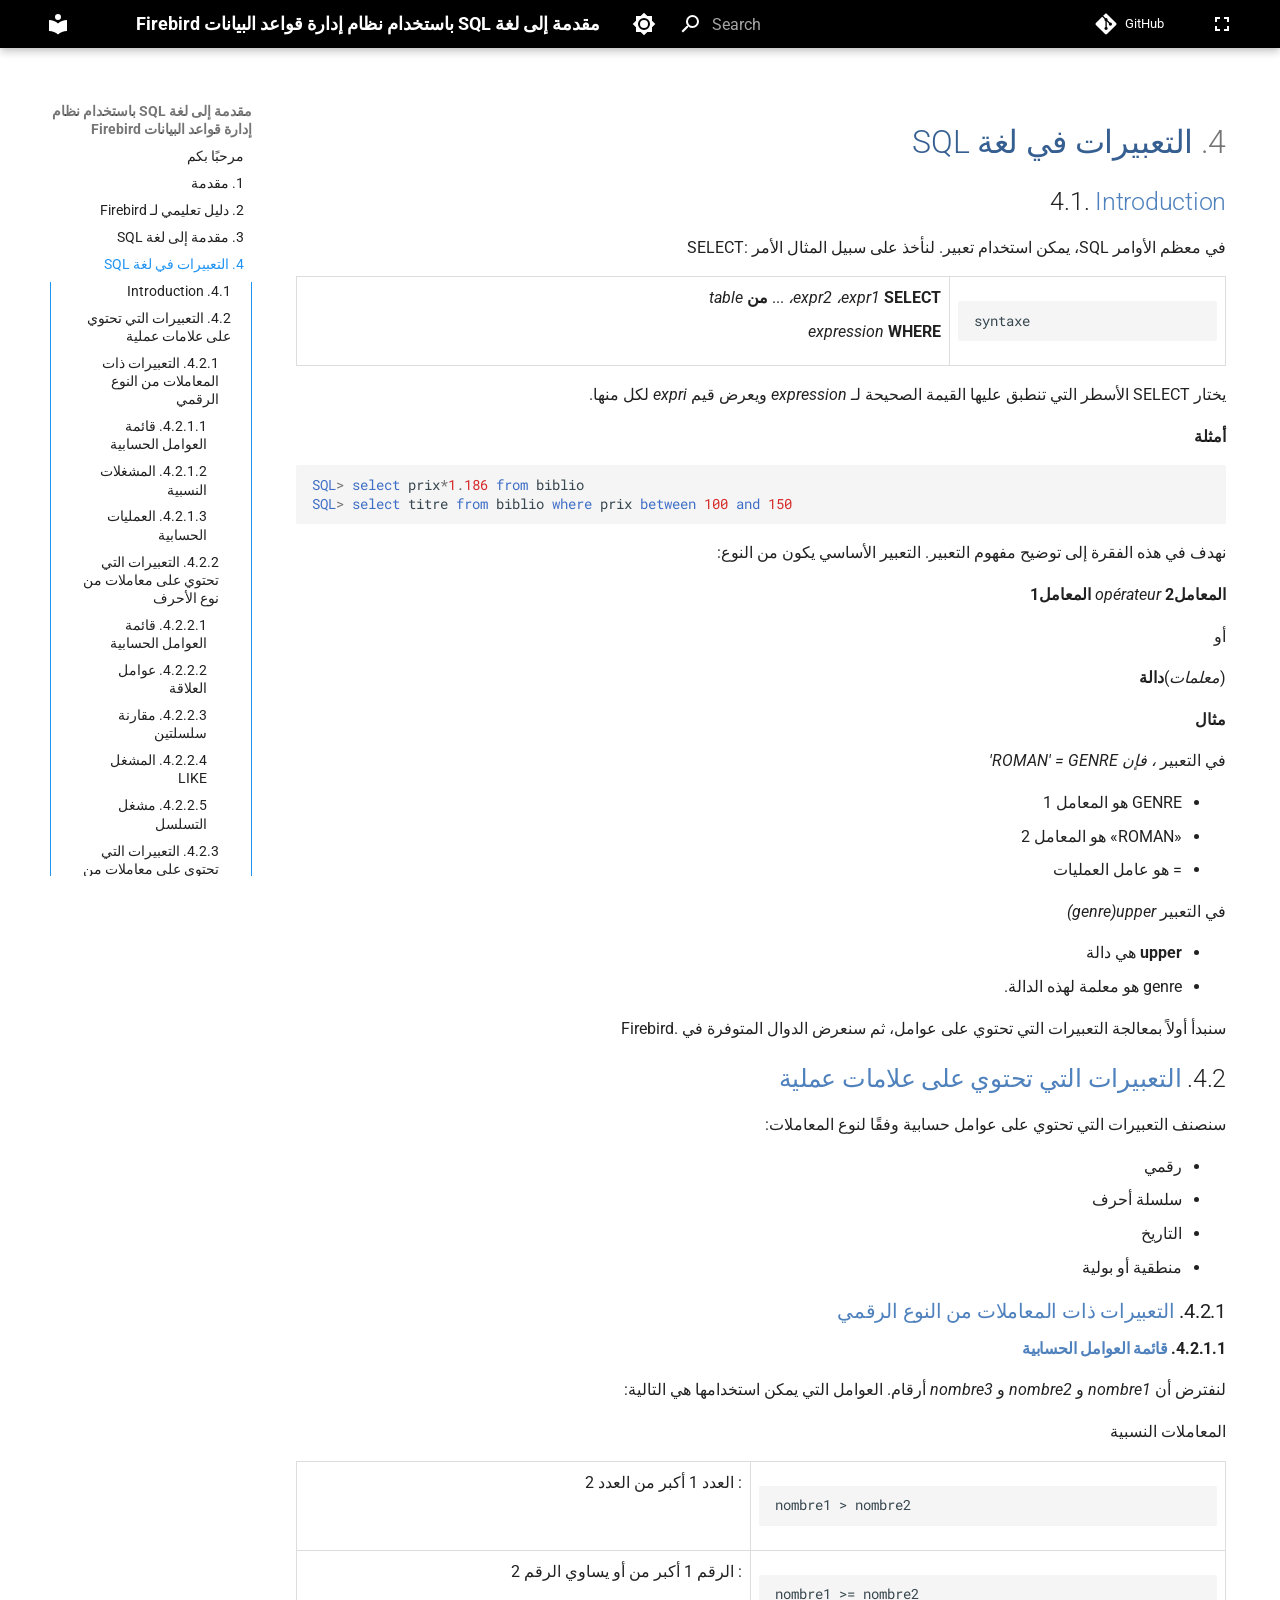
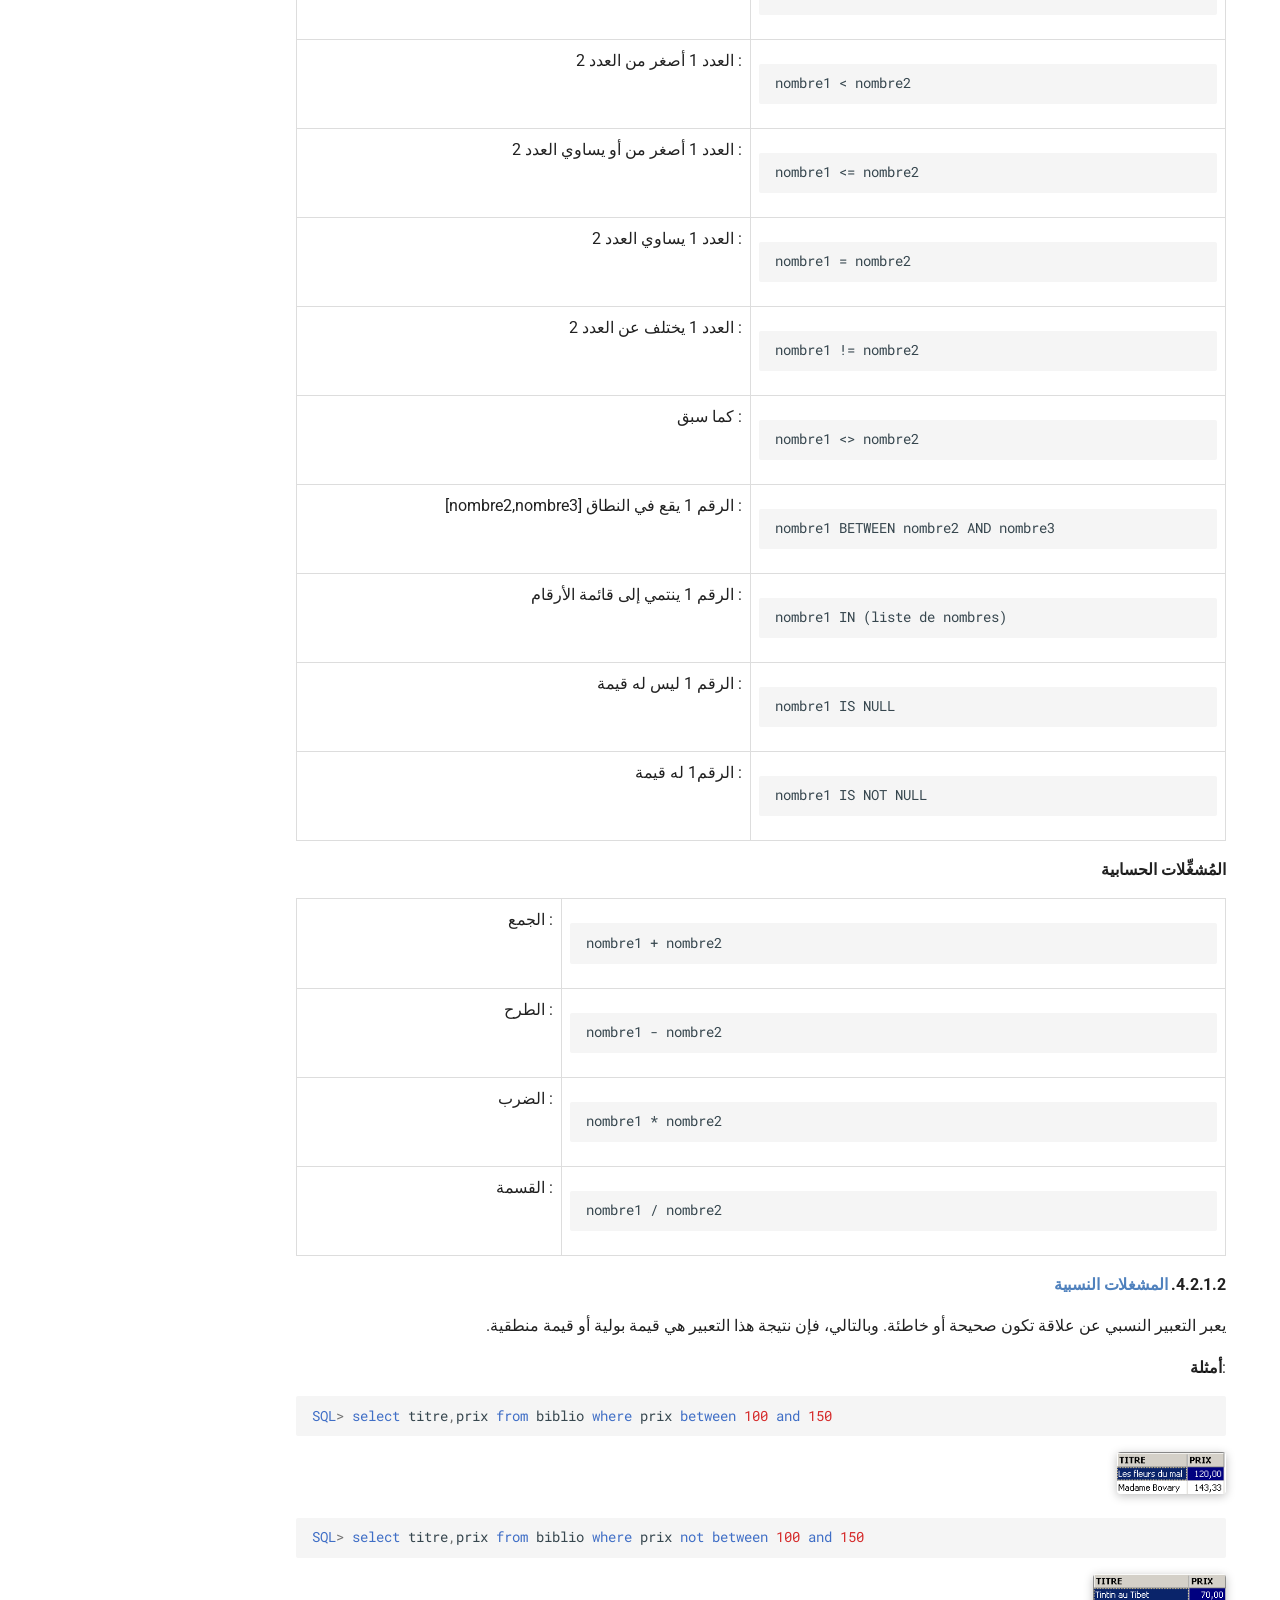
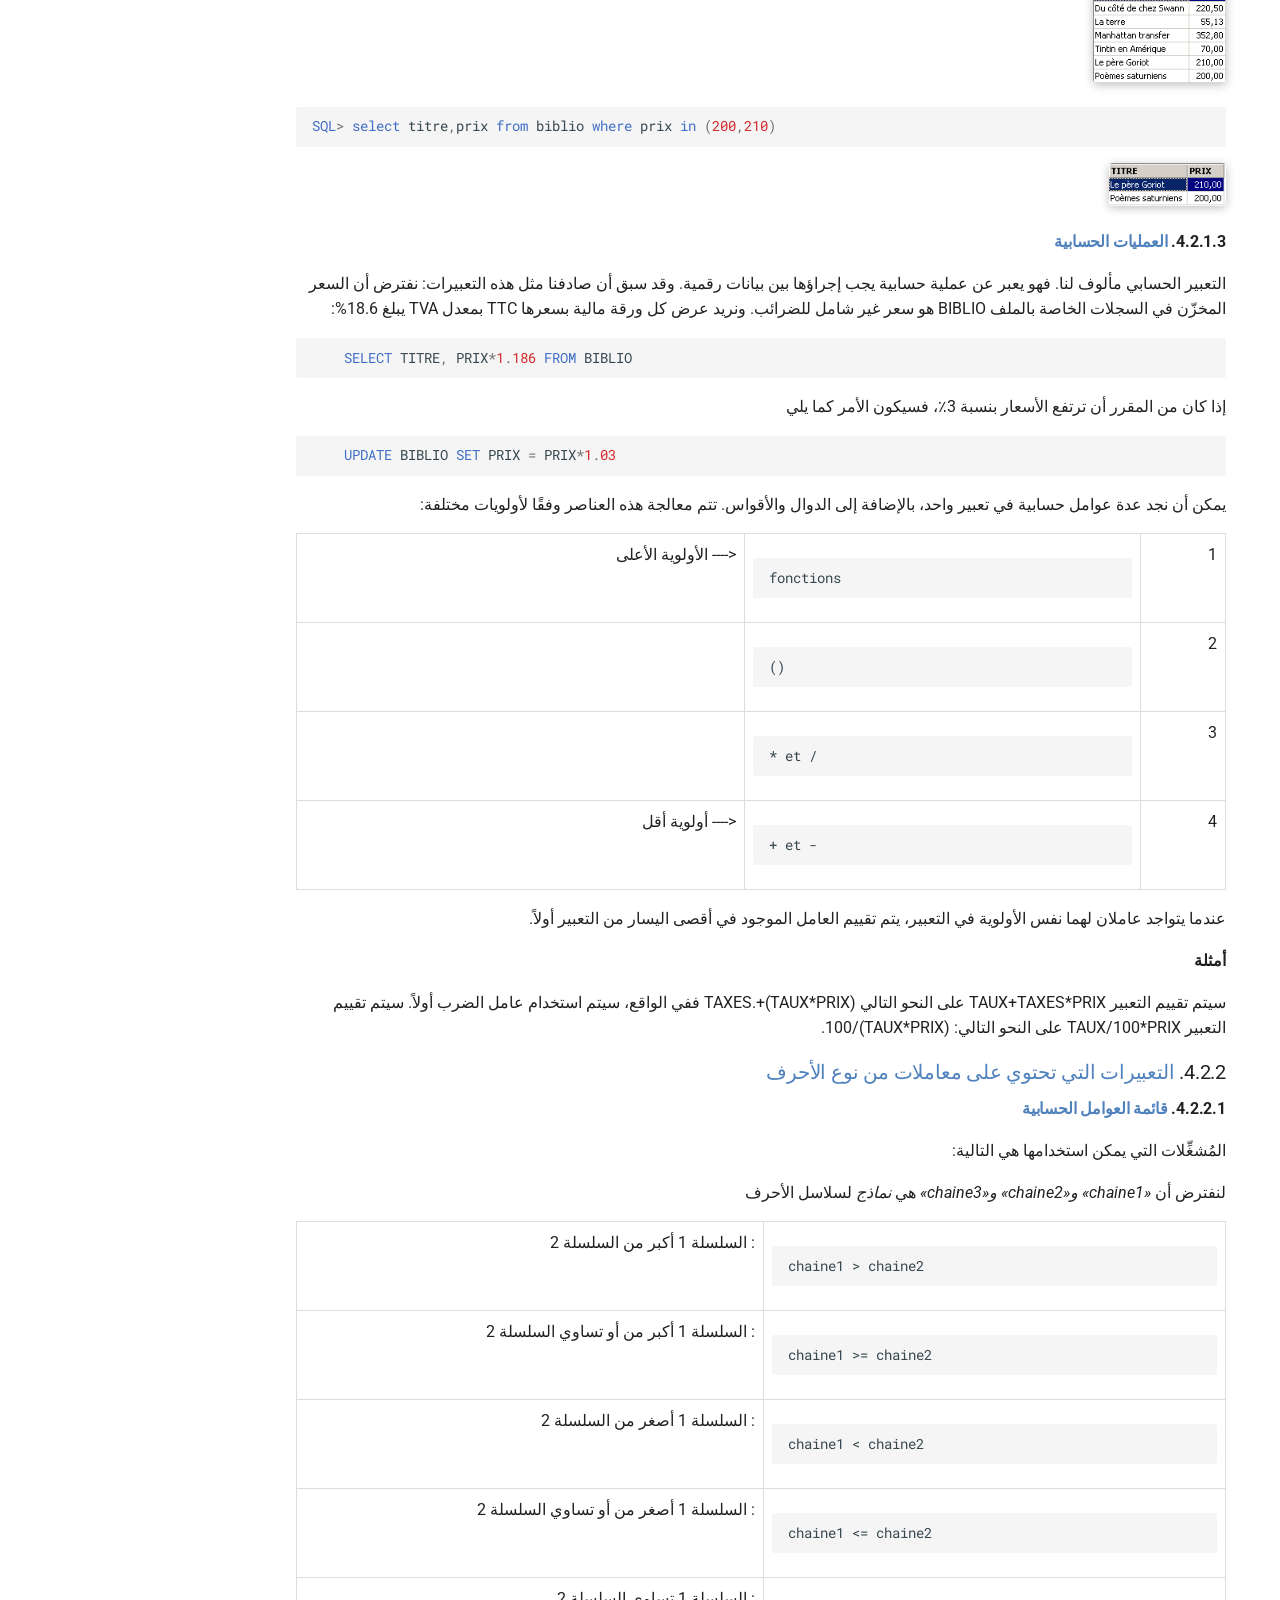
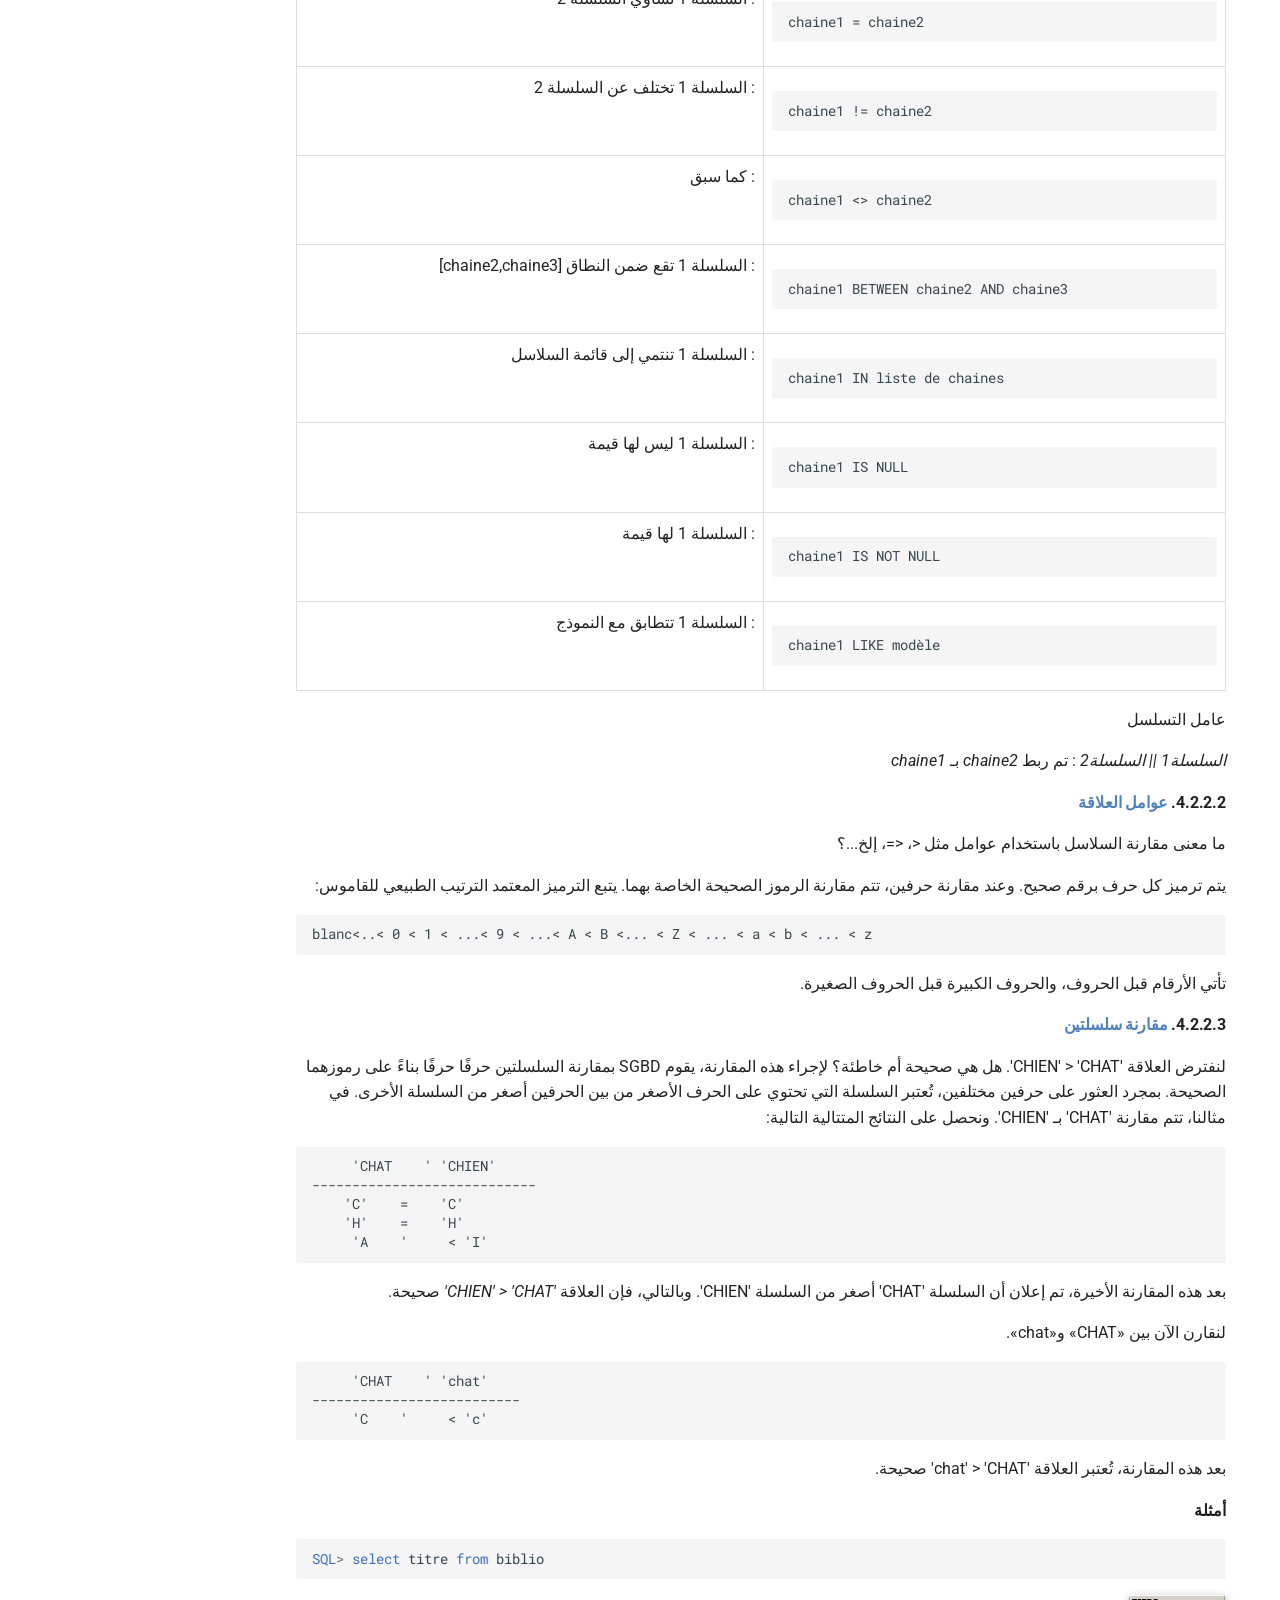
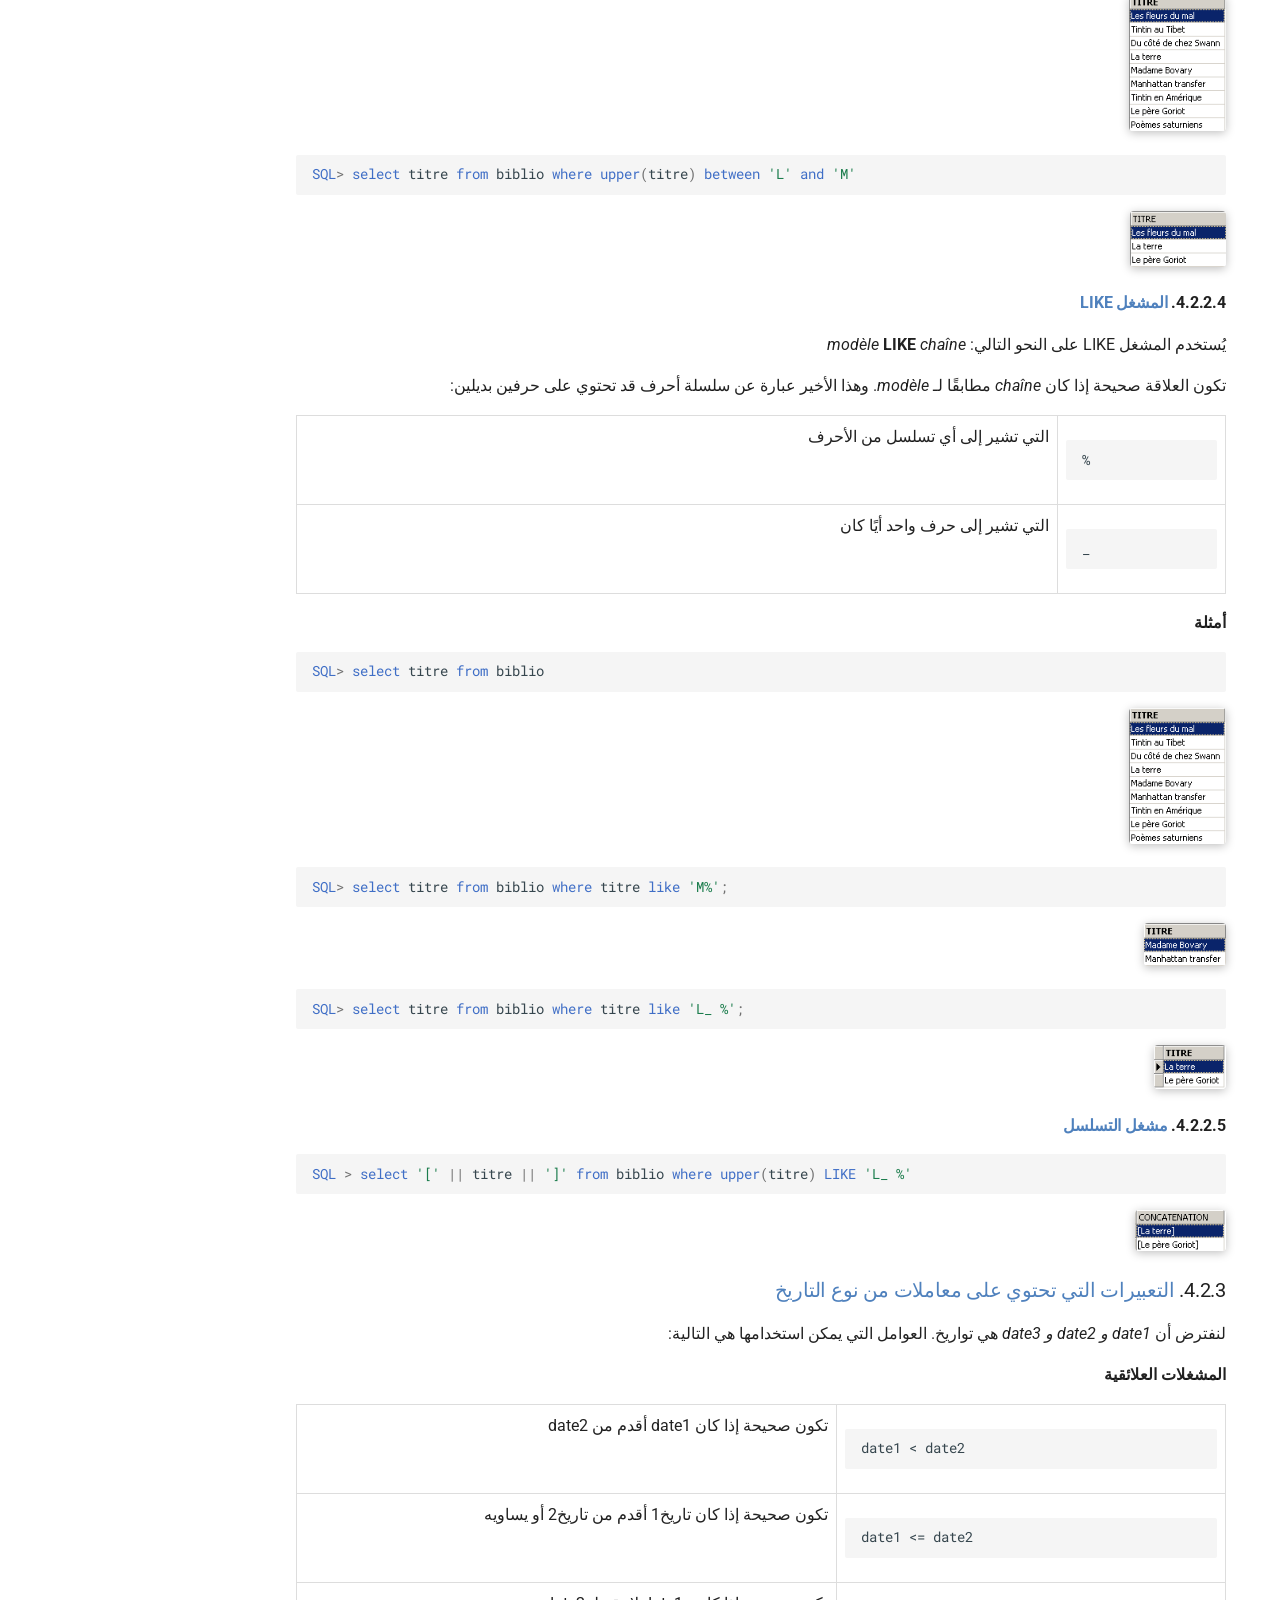
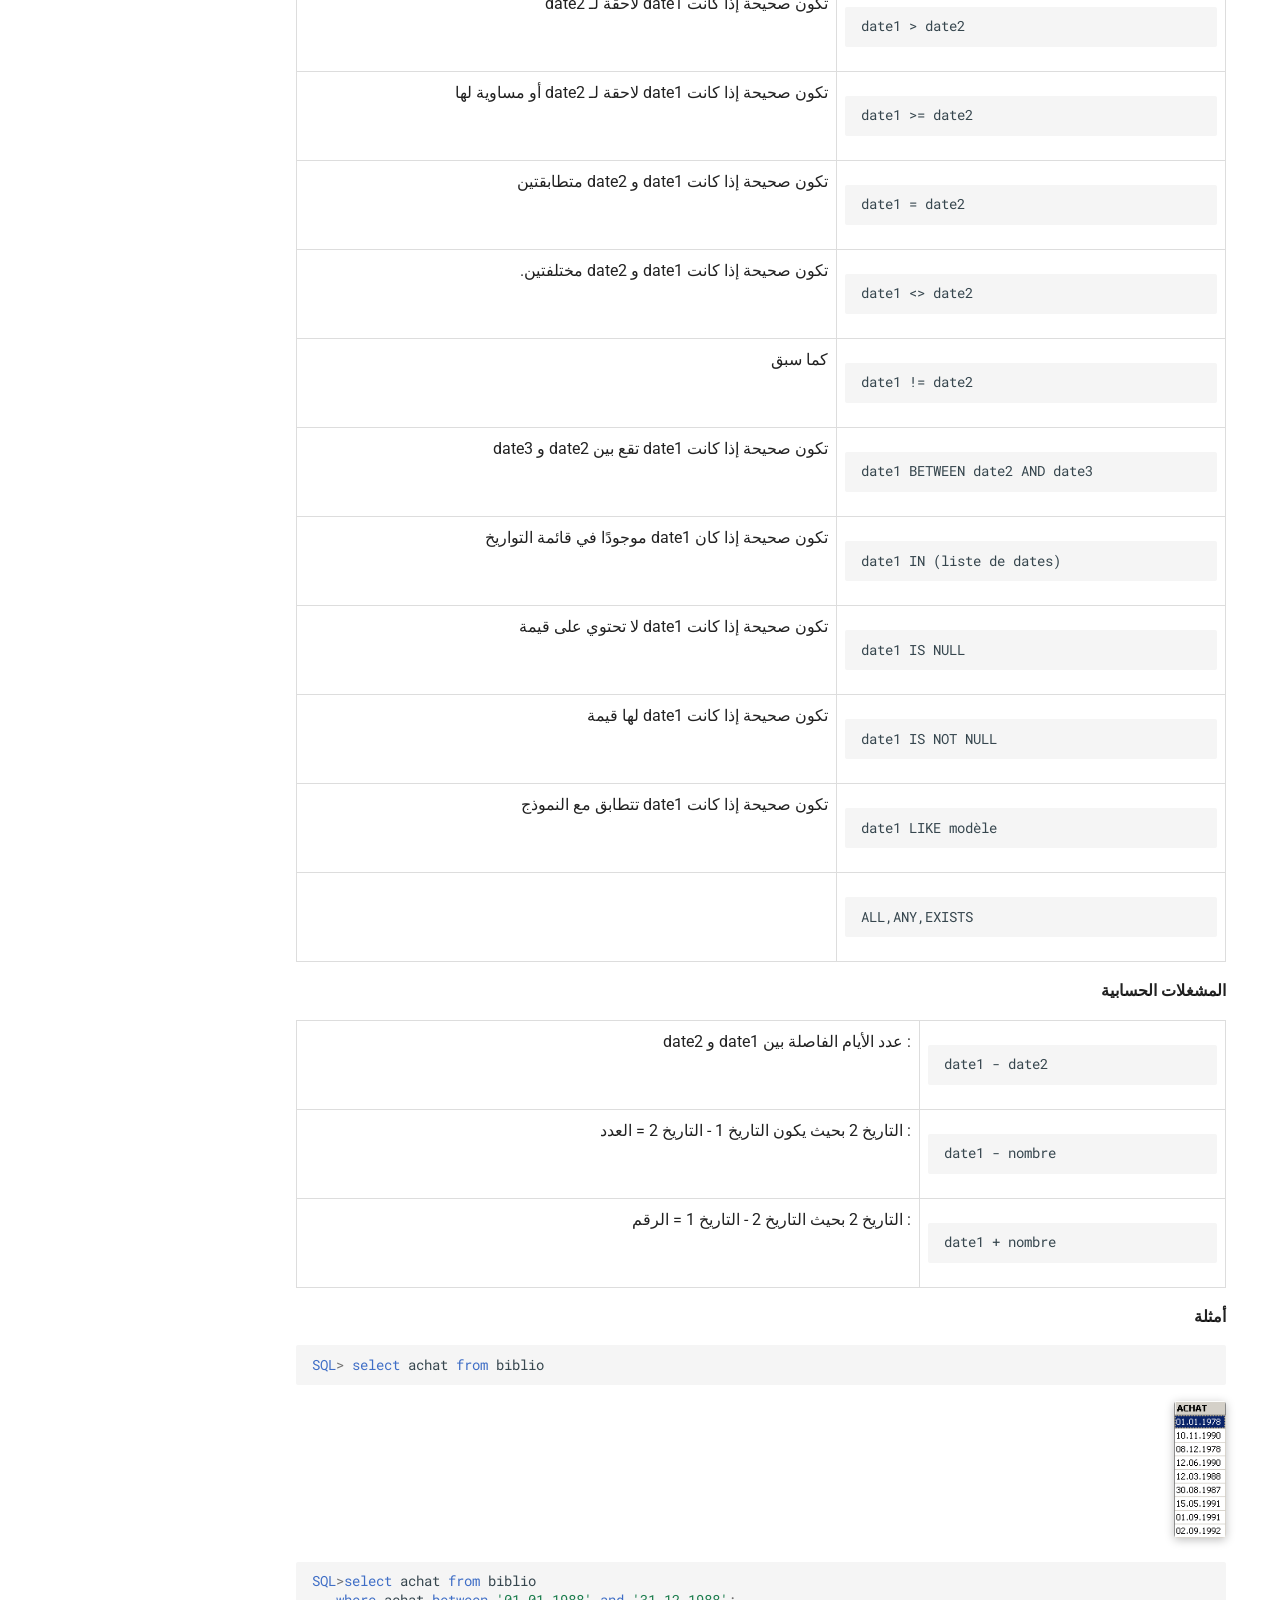
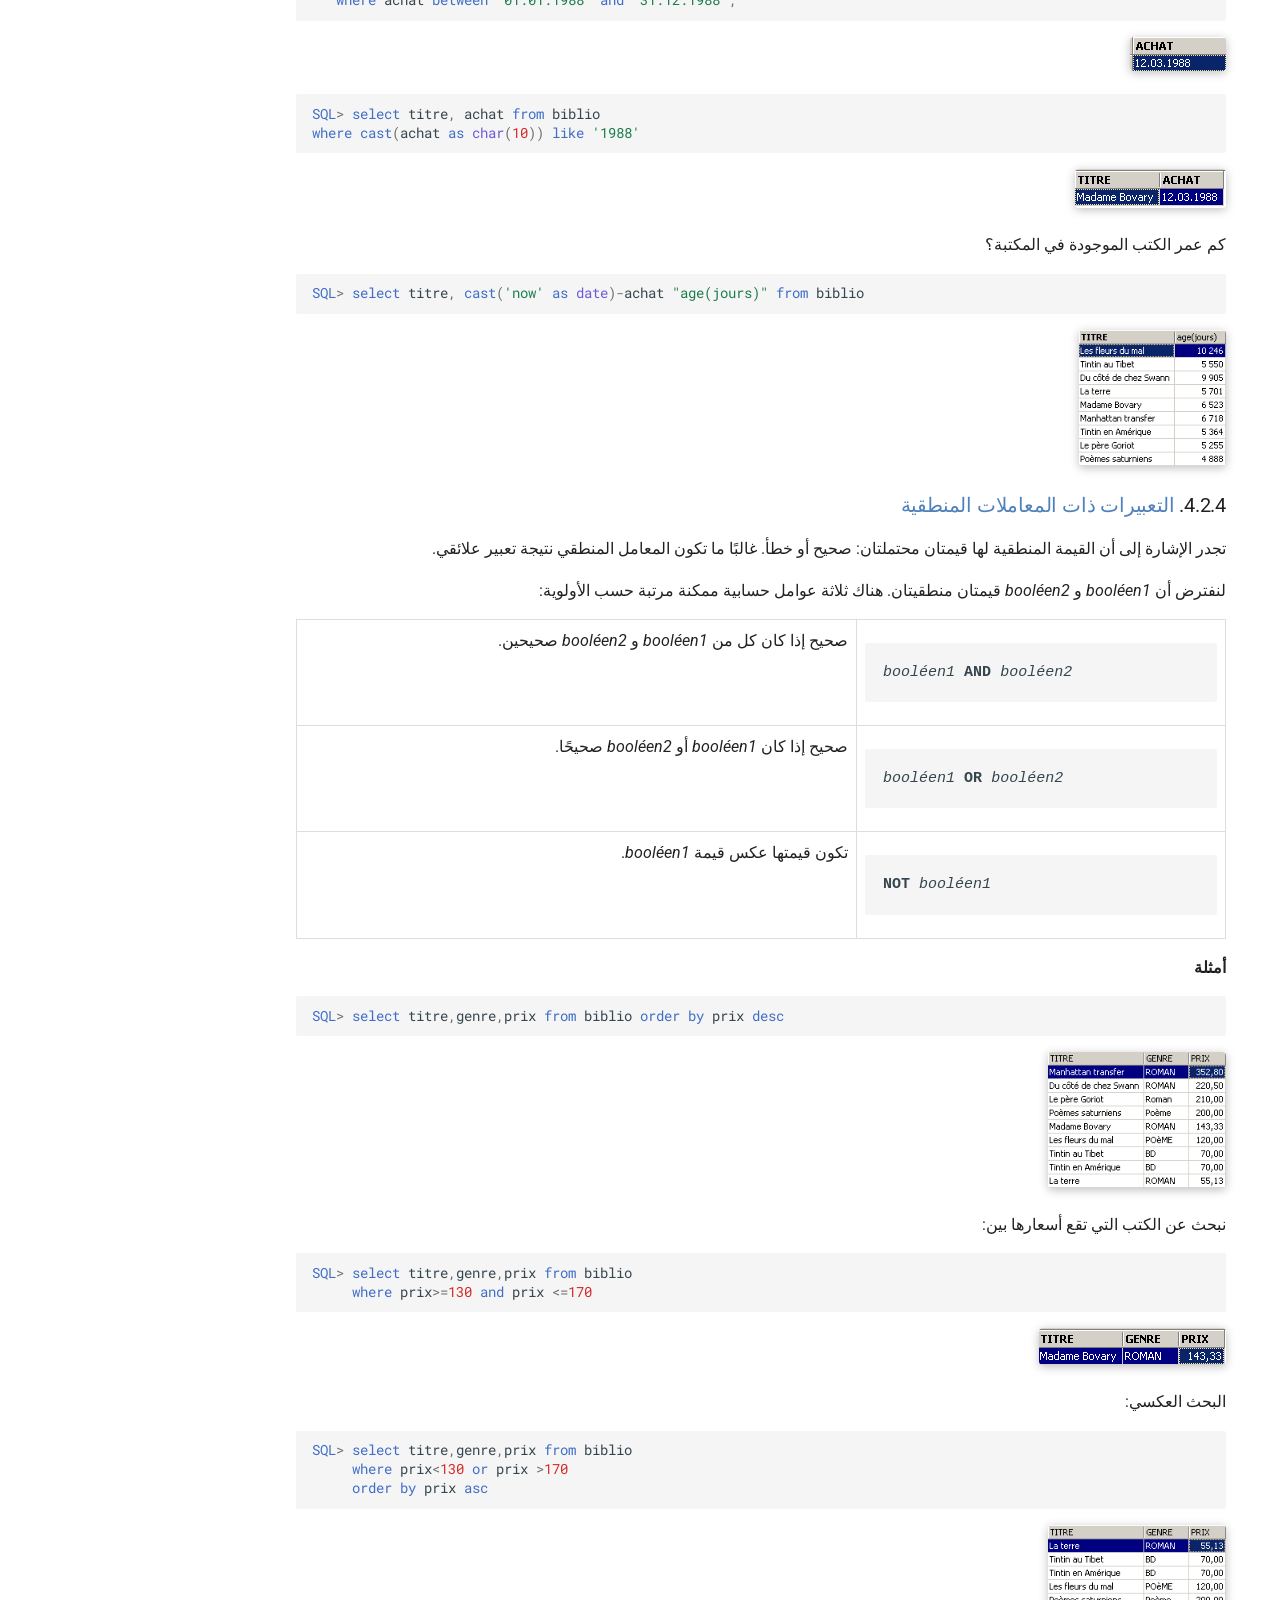
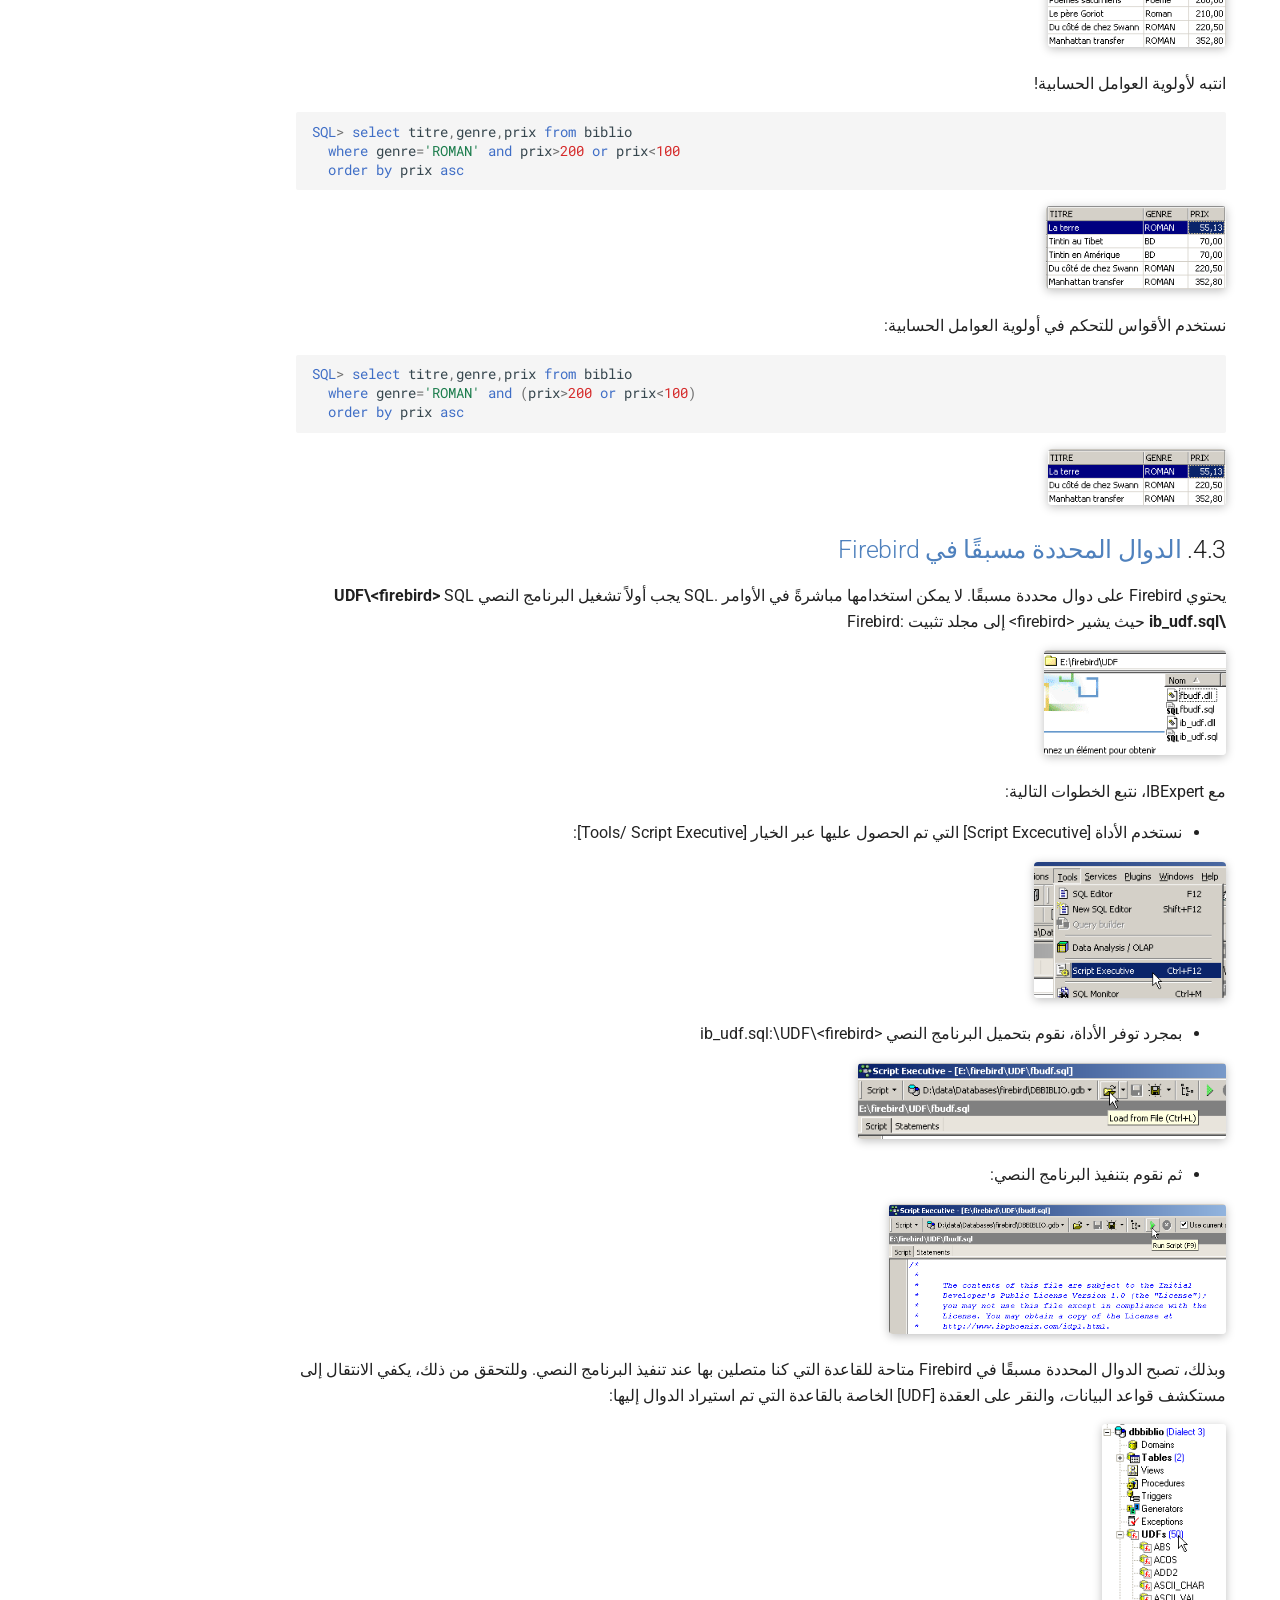
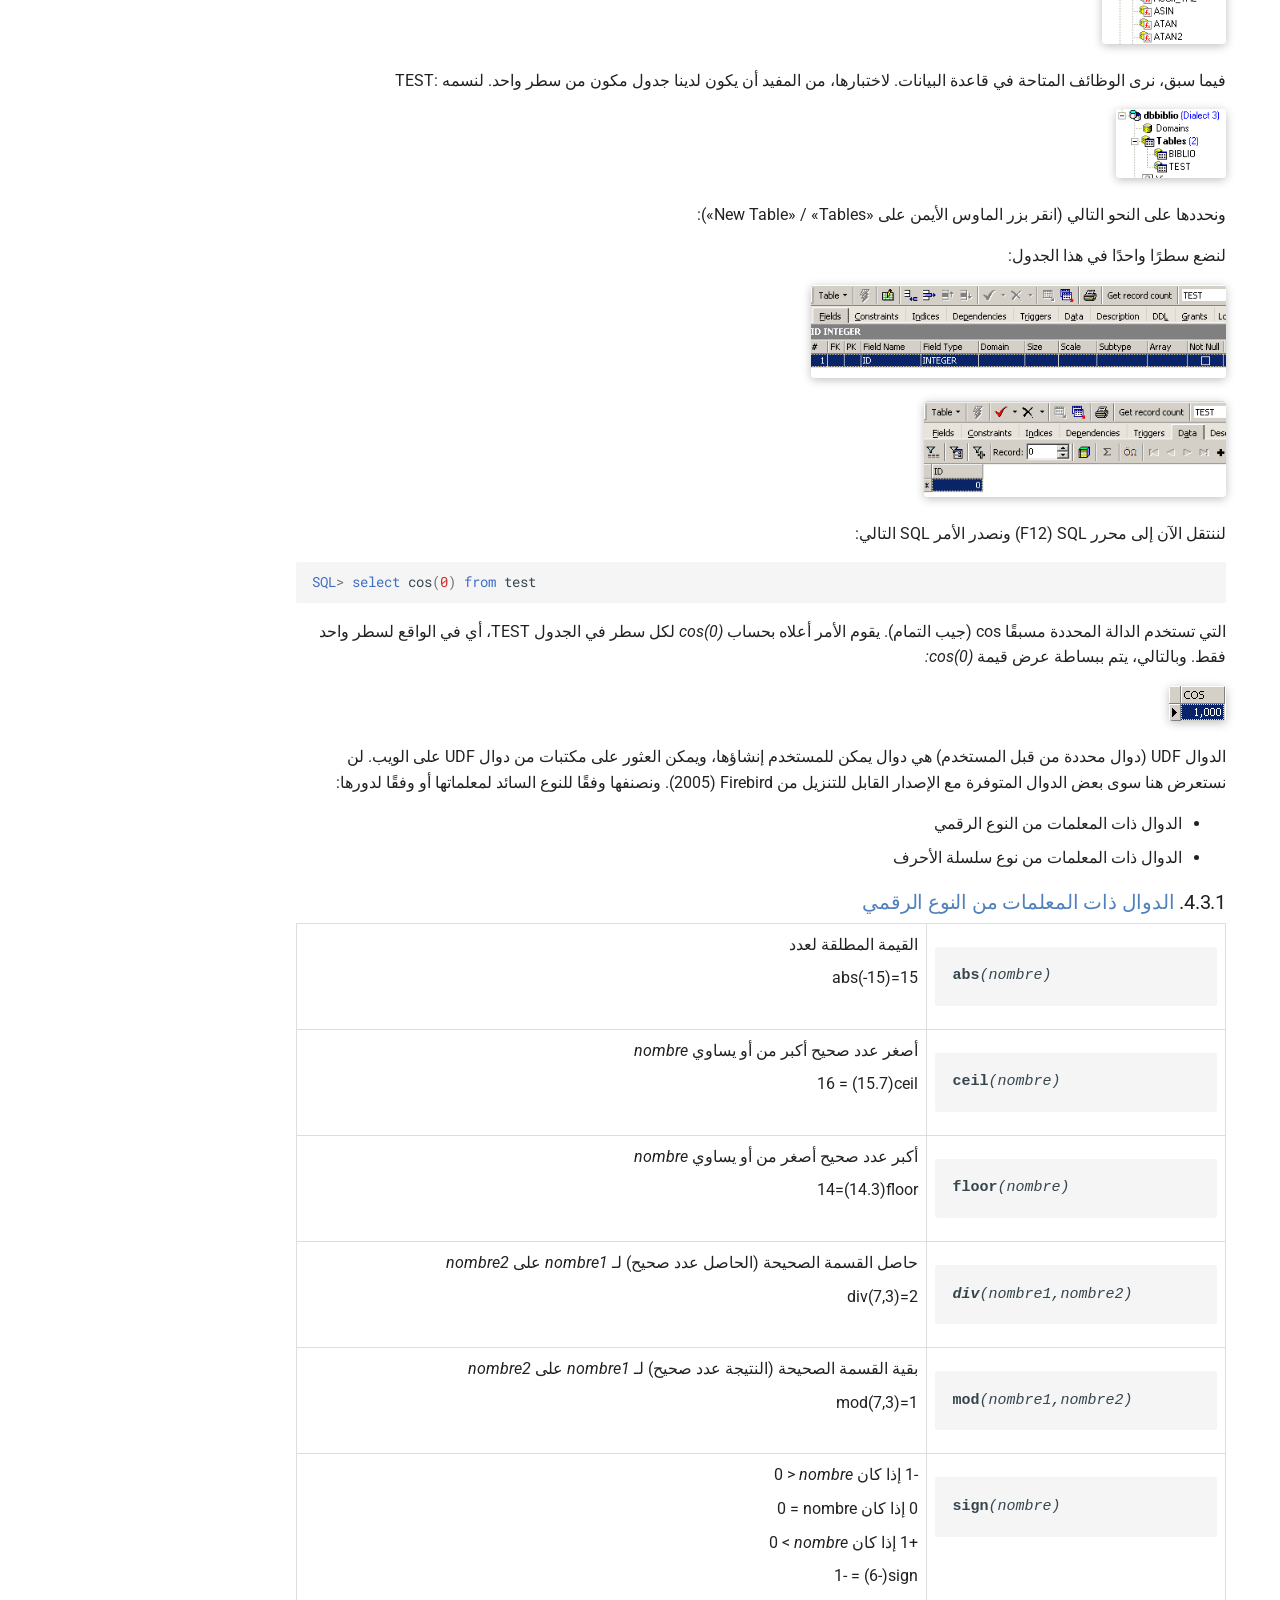
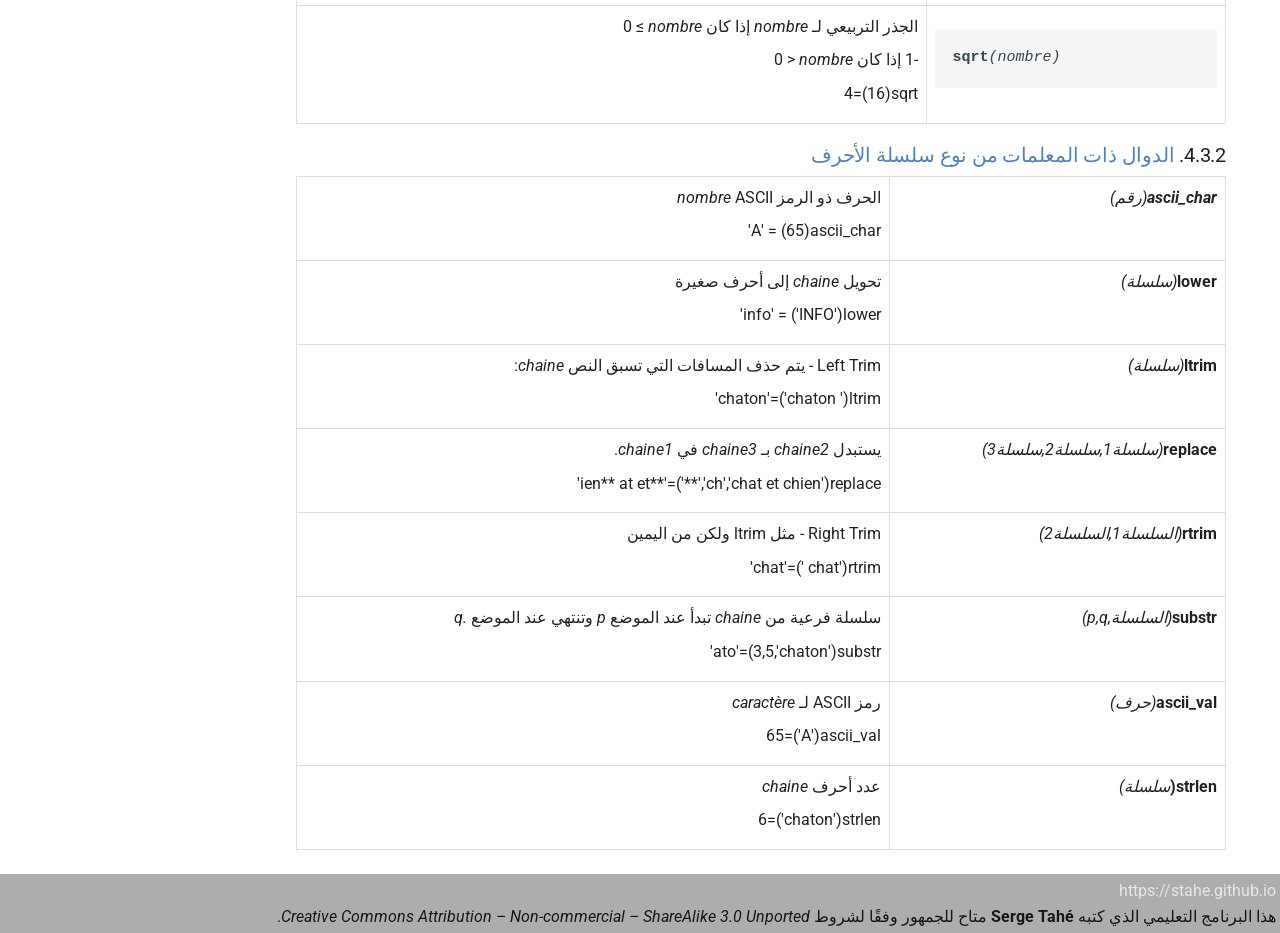
<file: ltbyrt-fy-l-sql.html>
<!doctype html>
<html lang="en" class="no-js">
  <head>
    
      <meta charset="utf-8">
      <meta name="viewport" content="width=device-width,initial-scale=1">
      
        <meta name="description" content="مقدمة إلى لغة SQL باستخدام نظام إدارة قواعد البيانات Firebird">
      
      
        <meta name="author" content="Serge Tahé">
      
      
        <link rel="canonical" href="https://stahe.github.io/ar-sql-firebird-janv-2006/ltbyrt-fy-l-sql.html">
      
      
        <link rel="prev" href="mqdm-l-l-sql.html">
      
      
        <link rel="next" href="llqt-byn-ljdwl.html">
      
      
        
      
      
      <link rel="icon" href="assets/images/favicon.png">
      <meta name="generator" content="mkdocs-1.6.1, mkdocs-material-9.7.0">
    
    
      
        <title>4. التعبيرات في لغة SQL - مقدمة إلى لغة SQL باستخدام نظام إدارة قواعد البيانات Firebird</title>
      
    
    
      <link rel="stylesheet" href="assets/stylesheets/main.618322db.min.css">
      
        
        <link rel="stylesheet" href="assets/stylesheets/palette.ab4e12ef.min.css">
      
      


    
    
      
    
    
      
        
        
        <link rel="preconnect" href="https://fonts.gstatic.com" crossorigin>
        <link rel="stylesheet" href="https://fonts.googleapis.com/css?family=Roboto:300,300i,400,400i,700,700i%7CRoboto+Mono:400,400i,700,700i&display=fallback">
        <style>:root{--md-text-font:"Roboto";--md-code-font:"Roboto Mono"}</style>
      
    
    
      <link rel="stylesheet" href="stylesheets/focus.css">
    
      <link rel="stylesheet" href="stylesheets/bidi.css">
    
    <script>__md_scope=new URL(".",location),__md_hash=e=>[...e].reduce(((e,_)=>(e<<5)-e+_.charCodeAt(0)),0),__md_get=(e,_=localStorage,t=__md_scope)=>JSON.parse(_.getItem(t.pathname+"."+e)),__md_set=(e,_,t=localStorage,a=__md_scope)=>{try{t.setItem(a.pathname+"."+e,JSON.stringify(_))}catch(e){}}</script>
    
      
  <script async src="https://www.googletagmanager.com/gtag/js?id=G-EBZC3JVJNR"></script>
  <script>
    window.dataLayer = window.dataLayer || [];
    function gtag(){dataLayer.push(arguments);}
    gtag('js', new Date());
    var siteName = "مقدمة إلى لغة SQL باستخدام نظام إدارة قواعد البيانات Firebird";
    gtag('config', 'G-EBZC3JVJNR', {
        'page_title': siteName
    });
  </script>

    
    
  </head>
  
  
    
    
      
    
    
    
    
    <body dir="ltr" data-md-color-scheme="default" data-md-color-primary="blue" data-md-color-accent="purple">
  
    
    <input class="md-toggle" data-md-toggle="drawer" type="checkbox" id="__drawer" autocomplete="off">
    <input class="md-toggle" data-md-toggle="search" type="checkbox" id="__search" autocomplete="off">
    <label class="md-overlay" for="__drawer"></label>
    <div data-md-component="skip">
      
        
        <a href="#4-sql" class="md-skip">
          Skip to content
        </a>
      
    </div>
    <div data-md-component="announce">
      
    </div>
    
    
      

  

<header class="md-header md-header--shadow" data-md-component="header">
  <nav class="md-header__inner md-grid" aria-label="Header">
    <a href="index.html" title="مقدمة إلى لغة SQL باستخدام نظام إدارة قواعد البيانات Firebird" class="md-header__button md-logo" aria-label="مقدمة إلى لغة SQL باستخدام نظام إدارة قواعد البيانات Firebird" data-md-component="logo">
      
  
  <svg xmlns="http://www.w3.org/2000/svg" viewBox="0 0 24 24"><path d="M12 8a3 3 0 0 0 3-3 3 3 0 0 0-3-3 3 3 0 0 0-3 3 3 3 0 0 0 3 3m0 3.54C9.64 9.35 6.5 8 3 8v11c3.5 0 6.64 1.35 9 3.54 2.36-2.19 5.5-3.54 9-3.54V8c-3.5 0-6.64 1.35-9 3.54"/></svg>

    </a>
    <label class="md-header__button md-icon" for="__drawer">
      
      <svg xmlns="http://www.w3.org/2000/svg" viewBox="0 0 24 24"><path d="M3 6h18v2H3zm0 5h18v2H3zm0 5h18v2H3z"/></svg>
    </label>
    <div class="md-header__title" data-md-component="header-title">
      <div class="md-header__ellipsis">
        <div class="md-header__topic">
          <span class="md-ellipsis">
            مقدمة إلى لغة SQL باستخدام نظام إدارة قواعد البيانات Firebird
          </span>
        </div>
        <div class="md-header__topic" data-md-component="header-topic">
          <span class="md-ellipsis">
            
              4. التعبيرات في لغة SQL
            
          </span>
        </div>
      </div>
    </div>
    
      
        <form class="md-header__option" data-md-component="palette">
  
    
    
    
    <input class="md-option" data-md-color-media="(prefers-color-scheme: light)" data-md-color-scheme="default" data-md-color-primary="blue" data-md-color-accent="purple"  aria-label="التبديل إلى الوضع الداكن"  type="radio" name="__palette" id="__palette_0">
    
      <label class="md-header__button md-icon" title="التبديل إلى الوضع الداكن" for="__palette_1" hidden>
        <svg xmlns="http://www.w3.org/2000/svg" viewBox="0 0 24 24"><path d="M12 8a4 4 0 0 0-4 4 4 4 0 0 0 4 4 4 4 0 0 0 4-4 4 4 0 0 0-4-4m0 10a6 6 0 0 1-6-6 6 6 0 0 1 6-6 6 6 0 0 1 6 6 6 6 0 0 1-6 6m8-9.31V4h-4.69L12 .69 8.69 4H4v4.69L.69 12 4 15.31V20h4.69L12 23.31 15.31 20H20v-4.69L23.31 12z"/></svg>
      </label>
    
  
    
    
    
    <input class="md-option" data-md-color-media="(prefers-color-scheme: dark)" data-md-color-scheme="slate" data-md-color-primary="blue" data-md-color-accent="purple"  aria-label="التبديل إلى الوضع الفاتح"  type="radio" name="__palette" id="__palette_1">
    
      <label class="md-header__button md-icon" title="التبديل إلى الوضع الفاتح" for="__palette_0" hidden>
        <svg xmlns="http://www.w3.org/2000/svg" viewBox="0 0 24 24"><path d="M12 18c-.89 0-1.74-.2-2.5-.55C11.56 16.5 13 14.42 13 12s-1.44-4.5-3.5-5.45C10.26 6.2 11.11 6 12 6a6 6 0 0 1 6 6 6 6 0 0 1-6 6m8-9.31V4h-4.69L12 .69 8.69 4H4v4.69L.69 12 4 15.31V20h4.69L12 23.31 15.31 20H20v-4.69L23.31 12z"/></svg>
      </label>
    
  
</form>
      
    
    
      <script>var palette=__md_get("__palette");if(palette&&palette.color){if("(prefers-color-scheme)"===palette.color.media){var media=matchMedia("(prefers-color-scheme: light)"),input=document.querySelector(media.matches?"[data-md-color-media='(prefers-color-scheme: light)']":"[data-md-color-media='(prefers-color-scheme: dark)']");palette.color.media=input.getAttribute("data-md-color-media"),palette.color.scheme=input.getAttribute("data-md-color-scheme"),palette.color.primary=input.getAttribute("data-md-color-primary"),palette.color.accent=input.getAttribute("data-md-color-accent")}for(var[key,value]of Object.entries(palette.color))document.body.setAttribute("data-md-color-"+key,value)}</script>
    
    
    
      
      
        <label class="md-header__button md-icon" for="__search">
          
          <svg xmlns="http://www.w3.org/2000/svg" viewBox="0 0 24 24"><path d="M9.5 3A6.5 6.5 0 0 1 16 9.5c0 1.61-.59 3.09-1.56 4.23l.27.27h.79l5 5-1.5 1.5-5-5v-.79l-.27-.27A6.52 6.52 0 0 1 9.5 16 6.5 6.5 0 0 1 3 9.5 6.5 6.5 0 0 1 9.5 3m0 2C7 5 5 7 5 9.5S7 14 9.5 14 14 12 14 9.5 12 5 9.5 5"/></svg>
        </label>
        <div class="md-search" data-md-component="search" role="dialog">
  <label class="md-search__overlay" for="__search"></label>
  <div class="md-search__inner" role="search">
    <form class="md-search__form" name="search">
      <input type="text" class="md-search__input" name="query" aria-label="Search" placeholder="Search" autocapitalize="off" autocorrect="off" autocomplete="off" spellcheck="false" data-md-component="search-query" required>
      <label class="md-search__icon md-icon" for="__search">
        
        <svg xmlns="http://www.w3.org/2000/svg" viewBox="0 0 24 24"><path d="M9.5 3A6.5 6.5 0 0 1 16 9.5c0 1.61-.59 3.09-1.56 4.23l.27.27h.79l5 5-1.5 1.5-5-5v-.79l-.27-.27A6.52 6.52 0 0 1 9.5 16 6.5 6.5 0 0 1 3 9.5 6.5 6.5 0 0 1 9.5 3m0 2C7 5 5 7 5 9.5S7 14 9.5 14 14 12 14 9.5 12 5 9.5 5"/></svg>
        
        <svg xmlns="http://www.w3.org/2000/svg" viewBox="0 0 24 24"><path d="M20 11v2H8l5.5 5.5-1.42 1.42L4.16 12l7.92-7.92L13.5 5.5 8 11z"/></svg>
      </label>
      <nav class="md-search__options" aria-label="Search">
        
        <button type="reset" class="md-search__icon md-icon" title="Clear" aria-label="Clear" tabindex="-1">
          
          <svg xmlns="http://www.w3.org/2000/svg" viewBox="0 0 24 24"><path d="M19 6.41 17.59 5 12 10.59 6.41 5 5 6.41 10.59 12 5 17.59 6.41 19 12 13.41 17.59 19 19 17.59 13.41 12z"/></svg>
        </button>
      </nav>
      
    </form>
    <div class="md-search__output">
      <div class="md-search__scrollwrap" tabindex="0" data-md-scrollfix>
        <div class="md-search-result" data-md-component="search-result">
          <div class="md-search-result__meta">
            Initializing search
          </div>
          <ol class="md-search-result__list" role="presentation"></ol>
        </div>
      </div>
    </div>
  </div>
</div>
      
    
    
      <div class="md-header__source">
        <a href="https://stahe.github.io/ar-sql-firebird-janv-2006" title="Go to repository" class="md-source" data-md-component="source">
  <div class="md-source__icon md-icon">
    
    <svg xmlns="http://www.w3.org/2000/svg" viewBox="0 0 448 512"><!--! Font Awesome Free 7.1.0 by @fontawesome - https://fontawesome.com License - https://fontawesome.com/license/free (Icons: CC BY 4.0, Fonts: SIL OFL 1.1, Code: MIT License) Copyright 2025 Fonticons, Inc.--><path d="M439.6 236.1 244 40.5c-5.4-5.5-12.8-8.5-20.4-8.5s-15 3-20.4 8.4L162.5 81l51.5 51.5c27.1-9.1 52.7 16.8 43.4 43.7l49.7 49.7c34.2-11.8 61.2 31 35.5 56.7-26.5 26.5-70.2-2.9-56-37.3L240.3 199v121.9c25.3 12.5 22.3 41.8 9.1 55-6.4 6.4-15.2 10.1-24.3 10.1s-17.8-3.6-24.3-10.1c-17.6-17.6-11.1-46.9 11.2-56v-123c-20.8-8.5-24.6-30.7-18.6-45L142.6 101 8.5 235.1C3 240.6 0 247.9 0 255.5s3 15 8.5 20.4l195.6 195.7c5.4 5.4 12.7 8.4 20.4 8.4s15-3 20.4-8.4l194.7-194.7c5.4-5.4 8.4-12.8 8.4-20.4s-3-15-8.4-20.4"/></svg>
  </div>
  <div class="md-source__repository">
    GitHub
  </div>
</a>
      </div>
    
  </nav>
  
</header>
    
    <div class="md-container" data-md-component="container">
      
      
        
          
        
      
      <main class="md-main" data-md-component="main">
        <div class="md-main__inner md-grid">
          
            
              
              <div class="md-sidebar md-sidebar--primary" data-md-component="sidebar" data-md-type="navigation" >
                <div class="md-sidebar__scrollwrap">
                  <div class="md-sidebar__inner">
                    



  

<nav class="md-nav md-nav--primary md-nav--integrated" aria-label="Navigation" data-md-level="0">
  <label class="md-nav__title" for="__drawer">
    <a href="index.html" title="مقدمة إلى لغة SQL باستخدام نظام إدارة قواعد البيانات Firebird" class="md-nav__button md-logo" aria-label="مقدمة إلى لغة SQL باستخدام نظام إدارة قواعد البيانات Firebird" data-md-component="logo">
      
  
  <svg xmlns="http://www.w3.org/2000/svg" viewBox="0 0 24 24"><path d="M12 8a3 3 0 0 0 3-3 3 3 0 0 0-3-3 3 3 0 0 0-3 3 3 3 0 0 0 3 3m0 3.54C9.64 9.35 6.5 8 3 8v11c3.5 0 6.64 1.35 9 3.54 2.36-2.19 5.5-3.54 9-3.54V8c-3.5 0-6.64 1.35-9 3.54"/></svg>

    </a>
    مقدمة إلى لغة SQL باستخدام نظام إدارة قواعد البيانات Firebird
  </label>
  
    <div class="md-nav__source">
      <a href="https://stahe.github.io/ar-sql-firebird-janv-2006" title="Go to repository" class="md-source" data-md-component="source">
  <div class="md-source__icon md-icon">
    
    <svg xmlns="http://www.w3.org/2000/svg" viewBox="0 0 448 512"><!--! Font Awesome Free 7.1.0 by @fontawesome - https://fontawesome.com License - https://fontawesome.com/license/free (Icons: CC BY 4.0, Fonts: SIL OFL 1.1, Code: MIT License) Copyright 2025 Fonticons, Inc.--><path d="M439.6 236.1 244 40.5c-5.4-5.5-12.8-8.5-20.4-8.5s-15 3-20.4 8.4L162.5 81l51.5 51.5c27.1-9.1 52.7 16.8 43.4 43.7l49.7 49.7c34.2-11.8 61.2 31 35.5 56.7-26.5 26.5-70.2-2.9-56-37.3L240.3 199v121.9c25.3 12.5 22.3 41.8 9.1 55-6.4 6.4-15.2 10.1-24.3 10.1s-17.8-3.6-24.3-10.1c-17.6-17.6-11.1-46.9 11.2-56v-123c-20.8-8.5-24.6-30.7-18.6-45L142.6 101 8.5 235.1C3 240.6 0 247.9 0 255.5s3 15 8.5 20.4l195.6 195.7c5.4 5.4 12.7 8.4 20.4 8.4s15-3 20.4-8.4l194.7-194.7c5.4-5.4 8.4-12.8 8.4-20.4s-3-15-8.4-20.4"/></svg>
  </div>
  <div class="md-source__repository">
    GitHub
  </div>
</a>
    </div>
  
  <ul class="md-nav__list" data-md-scrollfix>
    
      
      
  
  
  
  
    <li class="md-nav__item">
      <a href="index.html" class="md-nav__link">
        
  
  
  <span class="md-ellipsis">
    
  
    مرحبًا بكم
  

    
  </span>
  
  

      </a>
    </li>
  

    
      
      
  
  
  
  
    <li class="md-nav__item">
      <a href="mqdm.html" class="md-nav__link">
        
  
  
  <span class="md-ellipsis">
    
  
    1. مقدمة
  

    
  </span>
  
  

      </a>
    </li>
  

    
      
      
  
  
  
  
    <li class="md-nav__item">
      <a href="dlyl-tlymy-l-firebird.html" class="md-nav__link">
        
  
  
  <span class="md-ellipsis">
    
  
    2. دليل تعليمي لـ Firebird
  

    
  </span>
  
  

      </a>
    </li>
  

    
      
      
  
  
  
  
    <li class="md-nav__item">
      <a href="mqdm-l-l-sql.html" class="md-nav__link">
        
  
  
  <span class="md-ellipsis">
    
  
    3. مقدمة إلى لغة SQL
  

    
  </span>
  
  

      </a>
    </li>
  

    
      
      
  
  
    
  
  
  
    <li class="md-nav__item md-nav__item--active">
      
      <input class="md-nav__toggle md-toggle" type="checkbox" id="__toc">
      
      
        
      
      
        <label class="md-nav__link md-nav__link--active" for="__toc">
          
  
  
  <span class="md-ellipsis">
    
  
    4. التعبيرات في لغة SQL
  

    
  </span>
  
  

          <span class="md-nav__icon md-icon"></span>
        </label>
      
      <a href="ltbyrt-fy-l-sql.html" class="md-nav__link md-nav__link--active">
        
  
  
  <span class="md-ellipsis">
    
  
    4. التعبيرات في لغة SQL
  

    
  </span>
  
  

      </a>
      
        

<nav class="md-nav md-nav--secondary" aria-label="Table of contents">
  
  
  
    
  
  
    <label class="md-nav__title" for="__toc">
      <span class="md-nav__icon md-icon"></span>
      Table of contents
    </label>
    <ul class="md-nav__list" data-md-component="toc" data-md-scrollfix>
      
        <li class="md-nav__item">
  <a href="#41-introduction" class="md-nav__link">
    <span class="md-ellipsis">
      
        4.1. Introduction
      
    </span>
  </a>
  
</li>
      
        <li class="md-nav__item">
  <a href="#42" class="md-nav__link">
    <span class="md-ellipsis">
      
        4.2. التعبيرات التي تحتوي على علامات عملية
      
    </span>
  </a>
  
    <nav class="md-nav" aria-label="4.2. التعبيرات التي تحتوي على علامات عملية">
      <ul class="md-nav__list">
        
          <li class="md-nav__item">
  <a href="#421" class="md-nav__link">
    <span class="md-ellipsis">
      
        4.2.1. التعبيرات ذات المعاملات من النوع الرقمي
      
    </span>
  </a>
  
    <nav class="md-nav" aria-label="4.2.1. التعبيرات ذات المعاملات من النوع الرقمي">
      <ul class="md-nav__list">
        
          <li class="md-nav__item">
  <a href="#4211" class="md-nav__link">
    <span class="md-ellipsis">
      
        4.2.1.1. قائمة العوامل الحسابية
      
    </span>
  </a>
  
</li>
        
          <li class="md-nav__item">
  <a href="#4212" class="md-nav__link">
    <span class="md-ellipsis">
      
        4.2.1.2. المشغلات النسبية
      
    </span>
  </a>
  
</li>
        
          <li class="md-nav__item">
  <a href="#4213" class="md-nav__link">
    <span class="md-ellipsis">
      
        4.2.1.3. العمليات الحسابية
      
    </span>
  </a>
  
</li>
        
      </ul>
    </nav>
  
</li>
        
          <li class="md-nav__item">
  <a href="#422" class="md-nav__link">
    <span class="md-ellipsis">
      
        4.2.2. التعبيرات التي تحتوي على معاملات من نوع الأحرف
      
    </span>
  </a>
  
    <nav class="md-nav" aria-label="4.2.2. التعبيرات التي تحتوي على معاملات من نوع الأحرف">
      <ul class="md-nav__list">
        
          <li class="md-nav__item">
  <a href="#4221" class="md-nav__link">
    <span class="md-ellipsis">
      
        4.2.2.1. قائمة العوامل الحسابية
      
    </span>
  </a>
  
</li>
        
          <li class="md-nav__item">
  <a href="#4222" class="md-nav__link">
    <span class="md-ellipsis">
      
        4.2.2.2. عوامل العلاقة
      
    </span>
  </a>
  
</li>
        
          <li class="md-nav__item">
  <a href="#4223" class="md-nav__link">
    <span class="md-ellipsis">
      
        4.2.2.3. مقارنة سلسلتين
      
    </span>
  </a>
  
</li>
        
          <li class="md-nav__item">
  <a href="#4224-like" class="md-nav__link">
    <span class="md-ellipsis">
      
        4.2.2.4. المشغل LIKE
      
    </span>
  </a>
  
</li>
        
          <li class="md-nav__item">
  <a href="#4225" class="md-nav__link">
    <span class="md-ellipsis">
      
        4.2.2.5. مشغل التسلسل
      
    </span>
  </a>
  
</li>
        
      </ul>
    </nav>
  
</li>
        
          <li class="md-nav__item">
  <a href="#423" class="md-nav__link">
    <span class="md-ellipsis">
      
        4.2.3. التعبيرات التي تحتوي على معاملات من نوع التاريخ
      
    </span>
  </a>
  
</li>
        
          <li class="md-nav__item">
  <a href="#424" class="md-nav__link">
    <span class="md-ellipsis">
      
        4.2.4. التعبيرات ذات المعاملات المنطقية
      
    </span>
  </a>
  
</li>
        
      </ul>
    </nav>
  
</li>
      
        <li class="md-nav__item">
  <a href="#43-firebird" class="md-nav__link">
    <span class="md-ellipsis">
      
        4.3. الدوال المحددة مسبقًا في Firebird
      
    </span>
  </a>
  
    <nav class="md-nav" aria-label="4.3. الدوال المحددة مسبقًا في Firebird">
      <ul class="md-nav__list">
        
          <li class="md-nav__item">
  <a href="#431" class="md-nav__link">
    <span class="md-ellipsis">
      
        4.3.1. الدوال ذات المعلمات من النوع الرقمي
      
    </span>
  </a>
  
</li>
        
          <li class="md-nav__item">
  <a href="#432" class="md-nav__link">
    <span class="md-ellipsis">
      
        4.3.2. الدوال ذات المعلمات من نوع سلسلة الأحرف
      
    </span>
  </a>
  
</li>
        
      </ul>
    </nav>
  
</li>
      
    </ul>
  
</nav>
      
    </li>
  

    
      
      
  
  
  
  
    <li class="md-nav__item">
      <a href="llqt-byn-ljdwl.html" class="md-nav__link">
        
  
  
  <span class="md-ellipsis">
    
  
    5. العلاقات بين الجداول
  

    
  </span>
  
  

      </a>
    </li>
  

    
      
      
  
  
  
  
    <li class="md-nav__item">
      <a href="tmyq-lmrf-bl-sql.html" class="md-nav__link">
        
  
  
  <span class="md-ellipsis">
    
  
    6. تعميق المعرفة بلغة SQL
  

    
  </span>
  
  

      </a>
    </li>
  

    
      
      
  
  
  
  
    <li class="md-nav__item">
      <a href="dr-lwwl-lmtzmn-l-lbynt.html" class="md-nav__link">
        
  
  
  <span class="md-ellipsis">
    
  
    7. إدارة الوصول المتزامن إلى البيانات
  

    
  </span>
  
  

      </a>
    </li>
  

    
      
      
  
  
  
  
    <li class="md-nav__item">
      <a href="tthbyt-wstkhdm-brnmj-tshyl-odbc-l-firebird.html" class="md-nav__link">
        
  
  
  <span class="md-ellipsis">
    
  
    8. تثبيت واستخدام برنامج تشغيل ODBC لـ [Firebird]
  

    
  </span>
  
  

      </a>
    </li>
  

    
  </ul>
</nav>
                  </div>
                </div>
              </div>
            
            
          
          
            <div class="md-content" data-md-component="content">
              
              <article class="md-content__inner md-typeset">
                
                  



<h1 id="4-sql">4. <span style="color: #365f91">التعبيرات في لغة <bdi dir="ltr" class="odt-ltr-term">SQL</bdi></span></h1>
<h2 id="41-introduction">4.1. <span style="color: #4f81bd"><bdi dir="ltr" class="odt-ltr-term">Introduction</bdi></span></h2>
<p>في معظم الأوامر <bdi dir="ltr" class="odt-ltr-term">SQL</bdi>، يمكن استخدام تعبير. لنأخذ على سبيل المثال الأمر <bdi dir="ltr" class="odt-ltr-term">SELECT:</bdi></p>
<table dir="rtl" class="odt-table" style="border-collapse: collapse; width: 100%; margin-bottom: 1em;"><tr><td dir="rtl" style="border: 1px solid #ddd; padding: 8px; vertical-align: top; text-align: right;"><div markdown="block">
<div class="highlight"><pre><span></span><code><a id="__codelineno-0-1" name="__codelineno-0-1" href="#__codelineno-0-1"></a>syntaxe
</code></pre></div>
</div></td><td dir="rtl" style="border: 1px solid #ddd; padding: 8px; vertical-align: top; text-align: right;"><div style="margin:0 0 0.5em 0"><b><bdi dir="ltr" class="odt-ltr-term">SELECT</bdi> </b><i><bdi dir="ltr" class="odt-ltr-term">expr1</bdi>، <bdi dir="ltr" class="odt-ltr-term">expr2</bdi>، </i>... <b>من </b><i><bdi dir="ltr" class="odt-ltr-term">table</bdi></i></div><div style="margin:0 0 0.5em 0"><b><bdi dir="ltr" class="odt-ltr-term">WHERE</bdi> </b><i><bdi dir="ltr" class="odt-ltr-term">expression</bdi></i></div></td></tr></table>

<p>يختار <bdi dir="ltr" class="odt-ltr-term">SELECT</bdi> الأسطر التي تنطبق عليها القيمة الصحيحة لـ <em><bdi dir="ltr" class="odt-ltr-term">expression</bdi></em> ويعرض قيم <em><bdi dir="ltr" class="odt-ltr-term">expri</bdi></em> لكل منها.</p>
<p><strong>أمثلة</strong></p>
<div class="highlight"><pre><span></span><code><a id="__codelineno-1-1" name="__codelineno-1-1" href="#__codelineno-1-1"></a><span class="k">SQL</span><span class="o">&gt;</span><span class="w"> </span><span class="k">select</span><span class="w"> </span><span class="n">prix</span><span class="o">*</span><span class="mi">1</span><span class="p">.</span><span class="mi">186</span><span class="w"> </span><span class="k">from</span><span class="w"> </span><span class="n">biblio</span>
<a id="__codelineno-1-2" name="__codelineno-1-2" href="#__codelineno-1-2"></a><span class="k">SQL</span><span class="o">&gt;</span><span class="w"> </span><span class="k">select</span><span class="w"> </span><span class="n">titre</span><span class="w"> </span><span class="k">from</span><span class="w"> </span><span class="n">biblio</span><span class="w"> </span><span class="k">where</span><span class="w"> </span><span class="n">prix</span><span class="w"> </span><span class="k">between</span><span class="w"> </span><span class="mi">100</span><span class="w"> </span><span class="k">and</span><span class="w"> </span><span class="mi">150</span>
</code></pre></div>
<p>نهدف في هذه الفقرة إلى توضيح مفهوم التعبير. التعبير الأساسي يكون من النوع: </p>
<p><strong>المعامل1</strong> <em><bdi dir="ltr" class="odt-ltr-term">opérateur</bdi></em> <strong>المعامل2</strong></p>
<p>أو</p>
<p><strong>دالة</strong>(<em>معلمات</em>)</p>
<p><strong>مثال</strong></p>
<p>في التعبير   <em>، فإن <bdi dir="ltr" class="odt-ltr-term">GENRE</bdi> = &#x27;<bdi dir="ltr" class="odt-ltr-term">ROMAN</bdi>&#x27;</em> </p>
<ul>
  <li><bdi dir="ltr" class="odt-ltr-term">GENRE</bdi>    هو المعامل 1
  </li>
  <li>«<bdi dir="ltr" class="odt-ltr-term">ROMAN</bdi>» هو المعامل 2
  </li>
  <li>= هو عامل العمليات
  </li>
</ul>

<p>في التعبير <em><bdi dir="ltr" class="odt-ltr-term">upper</bdi>(<bdi dir="ltr" class="odt-ltr-term">genre</bdi>)</em> </p>
<ul>
  <li><b><bdi dir="ltr" class="odt-ltr-term">upper</bdi> </b>هي دالة
  </li>
  <li><bdi dir="ltr" class="odt-ltr-term">genre</bdi> هو معلمة لهذه الدالة.
  </li>
</ul>

<p>سنبدأ أولاً بمعالجة التعبيرات التي تحتوي على عوامل، ثم سنعرض الدوال المتوفرة في <bdi dir="ltr" class="odt-ltr-term">Firebird.</bdi> </p>
<h2 id="42">4.2. <span style="color: #4f81bd">التعبيرات التي تحتوي على علامات عملية</span></h2>
<p>سنصنف التعبيرات التي تحتوي على عوامل حسابية وفقًا لنوع المعاملات:</p>
<ul>
  <li>رقمي
  </li>
  <li>سلسلة أحرف
  </li>
  <li>التاريخ
  </li>
  <li>منطقية أو بولية
  </li>
</ul>

<h3 id="421">4.2.1. <span style="color: #4f81bd">التعبيرات ذات المعاملات من النوع الرقمي</span></h3>
<h4 id="4211">4.2.1.1. <span style="color: #4f81bd">قائمة العوامل الحسابية</span></h4>
<p>لنفترض أن <em><bdi dir="ltr" class="odt-ltr-term">nombre1</bdi></em> و <em><bdi dir="ltr" class="odt-ltr-term">nombre2</bdi></em> و <em><bdi dir="ltr" class="odt-ltr-term">nombre3</bdi></em> أرقام. العوامل التي يمكن استخدامها هي التالية:</p>
<p>المعاملات النسبية</p>
<table dir="rtl" class="odt-table" style="border-collapse: collapse; width: 100%; margin-bottom: 1em;"><tr><td dir="rtl" style="border: 1px solid #ddd; padding: 8px; vertical-align: top; text-align: right;"><div markdown="block">
<div class="highlight"><pre><span></span><code><a id="__codelineno-2-1" name="__codelineno-2-1" href="#__codelineno-2-1"></a>nombre1 &gt; nombre2
</code></pre></div>
</div></td><td dir="rtl" style="border: 1px solid #ddd; padding: 8px; vertical-align: top; text-align: right;"><div style="margin:0 0 0.5em 0">: العدد 1 أكبر من العدد 2</div></td></tr><tr><td dir="rtl" style="border: 1px solid #ddd; padding: 8px; vertical-align: top; text-align: right;"><div markdown="block">
<div class="highlight"><pre><span></span><code><a id="__codelineno-3-1" name="__codelineno-3-1" href="#__codelineno-3-1"></a>nombre1 &gt;= nombre2
</code></pre></div>
</div></td><td dir="rtl" style="border: 1px solid #ddd; padding: 8px; vertical-align: top; text-align: right;"><div style="margin:0 0 0.5em 0">: الرقم 1 أكبر من أو يساوي الرقم 2</div></td></tr><tr><td dir="rtl" style="border: 1px solid #ddd; padding: 8px; vertical-align: top; text-align: right;"><div markdown="block">
<div class="highlight"><pre><span></span><code><a id="__codelineno-4-1" name="__codelineno-4-1" href="#__codelineno-4-1"></a>nombre1 &lt; nombre2
</code></pre></div>
</div></td><td dir="rtl" style="border: 1px solid #ddd; padding: 8px; vertical-align: top; text-align: right;"><div style="margin:0 0 0.5em 0">: العدد 1 أصغر من العدد 2</div></td></tr><tr><td dir="rtl" style="border: 1px solid #ddd; padding: 8px; vertical-align: top; text-align: right;"><div markdown="block">
<div class="highlight"><pre><span></span><code><a id="__codelineno-5-1" name="__codelineno-5-1" href="#__codelineno-5-1"></a>nombre1 &lt;= nombre2
</code></pre></div>
</div></td><td dir="rtl" style="border: 1px solid #ddd; padding: 8px; vertical-align: top; text-align: right;"><div style="margin:0 0 0.5em 0">: العدد 1 أصغر من أو يساوي العدد 2</div></td></tr><tr><td dir="rtl" style="border: 1px solid #ddd; padding: 8px; vertical-align: top; text-align: right;"><div markdown="block">
<div class="highlight"><pre><span></span><code><a id="__codelineno-6-1" name="__codelineno-6-1" href="#__codelineno-6-1"></a>nombre1 = nombre2 
</code></pre></div>
</div></td><td dir="rtl" style="border: 1px solid #ddd; padding: 8px; vertical-align: top; text-align: right;"><div style="margin:0 0 0.5em 0">: العدد 1 يساوي العدد 2</div></td></tr><tr><td dir="rtl" style="border: 1px solid #ddd; padding: 8px; vertical-align: top; text-align: right;"><div markdown="block">
<div class="highlight"><pre><span></span><code><a id="__codelineno-7-1" name="__codelineno-7-1" href="#__codelineno-7-1"></a>nombre1 != nombre2 
</code></pre></div>
</div></td><td dir="rtl" style="border: 1px solid #ddd; padding: 8px; vertical-align: top; text-align: right;"><div style="margin:0 0 0.5em 0">: العدد 1 يختلف عن العدد 2</div></td></tr><tr><td dir="rtl" style="border: 1px solid #ddd; padding: 8px; vertical-align: top; text-align: right;"><div markdown="block">
<div class="highlight"><pre><span></span><code><a id="__codelineno-8-1" name="__codelineno-8-1" href="#__codelineno-8-1"></a>nombre1 &lt;&gt; nombre2
</code></pre></div>
</div></td><td dir="rtl" style="border: 1px solid #ddd; padding: 8px; vertical-align: top; text-align: right;"><div style="margin:0 0 0.5em 0">: كما سبق</div></td></tr><tr><td dir="rtl" style="border: 1px solid #ddd; padding: 8px; vertical-align: top; text-align: right;"><div markdown="block">
<div class="highlight"><pre><span></span><code><a id="__codelineno-9-1" name="__codelineno-9-1" href="#__codelineno-9-1"></a>nombre1 BETWEEN nombre2 AND nombre3
</code></pre></div>
</div></td><td dir="rtl" style="border: 1px solid #ddd; padding: 8px; vertical-align: top; text-align: right;"><div style="margin:0 0 0.5em 0">: الرقم 1 يقع في النطاق [<bdi dir="ltr" class="odt-ltr-term">nombre2,nombre3</bdi>]</div></td></tr><tr><td dir="rtl" style="border: 1px solid #ddd; padding: 8px; vertical-align: top; text-align: right;"><div markdown="block">
<div class="highlight"><pre><span></span><code><a id="__codelineno-10-1" name="__codelineno-10-1" href="#__codelineno-10-1"></a>nombre1 IN (liste de nombres)
</code></pre></div>
</div></td><td dir="rtl" style="border: 1px solid #ddd; padding: 8px; vertical-align: top; text-align: right;"><div style="margin:0 0 0.5em 0">: الرقم 1 ينتمي إلى قائمة الأرقام</div></td></tr><tr><td dir="rtl" style="border: 1px solid #ddd; padding: 8px; vertical-align: top; text-align: right;"><div markdown="block">
<div class="highlight"><pre><span></span><code><a id="__codelineno-11-1" name="__codelineno-11-1" href="#__codelineno-11-1"></a>nombre1 IS NULL
</code></pre></div>
</div></td><td dir="rtl" style="border: 1px solid #ddd; padding: 8px; vertical-align: top; text-align: right;"><div style="margin:0 0 0.5em 0">: الرقم 1 ليس له قيمة</div></td></tr><tr><td dir="rtl" style="border: 1px solid #ddd; padding: 8px; vertical-align: top; text-align: right;"><div markdown="block">
<div class="highlight"><pre><span></span><code><a id="__codelineno-12-1" name="__codelineno-12-1" href="#__codelineno-12-1"></a>nombre1 IS NOT NULL
</code></pre></div>
</div></td><td dir="rtl" style="border: 1px solid #ddd; padding: 8px; vertical-align: top; text-align: right;"><div style="margin:0 0 0.5em 0">: الرقم1 له قيمة</div></td></tr></table>

<p><strong>المُشغِّلات الحسابية</strong></p>
<table dir="rtl" class="odt-table" style="border-collapse: collapse; width: 100%; margin-bottom: 1em;"><tr><td dir="rtl" style="border: 1px solid #ddd; padding: 8px; vertical-align: top; text-align: right;"><div markdown="block">
<div class="highlight"><pre><span></span><code><a id="__codelineno-13-1" name="__codelineno-13-1" href="#__codelineno-13-1"></a>nombre1 + nombre2
</code></pre></div>
</div></td><td dir="rtl" style="border: 1px solid #ddd; padding: 8px; vertical-align: top; text-align: right;"><div style="margin:0 0 0.5em 0">: الجمع</div></td></tr><tr><td dir="rtl" style="border: 1px solid #ddd; padding: 8px; vertical-align: top; text-align: right;"><div markdown="block">
<div class="highlight"><pre><span></span><code><a id="__codelineno-14-1" name="__codelineno-14-1" href="#__codelineno-14-1"></a>nombre1 - nombre2
</code></pre></div>
</div></td><td dir="rtl" style="border: 1px solid #ddd; padding: 8px; vertical-align: top; text-align: right;"><div style="margin:0 0 0.5em 0">: الطرح</div></td></tr><tr><td dir="rtl" style="border: 1px solid #ddd; padding: 8px; vertical-align: top; text-align: right;"><div markdown="block">
<div class="highlight"><pre><span></span><code><a id="__codelineno-15-1" name="__codelineno-15-1" href="#__codelineno-15-1"></a>nombre1 * nombre2
</code></pre></div>
</div></td><td dir="rtl" style="border: 1px solid #ddd; padding: 8px; vertical-align: top; text-align: right;"><div style="margin:0 0 0.5em 0">: الضرب</div></td></tr><tr><td dir="rtl" style="border: 1px solid #ddd; padding: 8px; vertical-align: top; text-align: right;"><div markdown="block">
<div class="highlight"><pre><span></span><code><a id="__codelineno-16-1" name="__codelineno-16-1" href="#__codelineno-16-1"></a>nombre1 / nombre2
</code></pre></div>
</div></td><td dir="rtl" style="border: 1px solid #ddd; padding: 8px; vertical-align: top; text-align: right;"><div style="margin:0 0 0.5em 0">: القسمة</div></td></tr></table>

<h4 id="4212">4.2.1.2. <span style="color: #4f81bd">المشغلات النسبية</span></h4>
<p>يعبر التعبير النسبي عن علاقة تكون صحيحة أو خاطئة. وبالتالي، فإن نتيجة هذا التعبير هي قيمة بولية أو قيمة منطقية.</p>
<p><strong>أمثلة</strong>:</p>
<div class="highlight"><pre><span></span><code><a id="__codelineno-17-1" name="__codelineno-17-1" href="#__codelineno-17-1"></a><span class="k">SQL</span><span class="o">&gt;</span><span class="w"> </span><span class="k">select</span><span class="w"> </span><span class="n">titre</span><span class="p">,</span><span class="n">prix</span><span class="w"> </span><span class="k">from</span><span class="w"> </span><span class="n">biblio</span><span class="w"> </span><span class="k">where</span><span class="w"> </span><span class="n">prix</span><span class="w"> </span><span class="k">between</span><span class="w"> </span><span class="mi">100</span><span class="w"> </span><span class="k">and</span><span class="w"> </span><span class="mi">150</span>
</code></pre></div>
<p><img src="images/1000000000000088000000340447F341.png" width="109" height="42" style="width:2.879cm;height:1.099cm;" alt="Image" class="odt-zoomable" data-zoom-src="images/1000000000000088000000340447F341.png" /></p>
<div class="highlight"><pre><span></span><code><a id="__codelineno-18-1" name="__codelineno-18-1" href="#__codelineno-18-1"></a><span class="k">SQL</span><span class="o">&gt;</span><span class="w"> </span><span class="k">select</span><span class="w"> </span><span class="n">titre</span><span class="p">,</span><span class="n">prix</span><span class="w"> </span><span class="k">from</span><span class="w"> </span><span class="n">biblio</span><span class="w"> </span><span class="k">where</span><span class="w"> </span><span class="n">prix</span><span class="w"> </span><span class="k">not</span><span class="w"> </span><span class="k">between</span><span class="w"> </span><span class="mi">100</span><span class="w"> </span><span class="k">and</span><span class="w"> </span><span class="mi">150</span>
</code></pre></div>
<p><img src="images/10000000000000A700000089774425EA.png" width="133" height="110" style="width:3.528cm;height:2.898cm;" alt="Image" class="odt-zoomable" data-zoom-src="images/10000000000000A700000089774425EA.png" /></p>
<div class="highlight"><pre><span></span><code><a id="__codelineno-19-1" name="__codelineno-19-1" href="#__codelineno-19-1"></a><span class="k">SQL</span><span class="o">&gt;</span><span class="w"> </span><span class="k">select</span><span class="w"> </span><span class="n">titre</span><span class="p">,</span><span class="n">prix</span><span class="w"> </span><span class="k">from</span><span class="w"> </span><span class="n">biblio</span><span class="w"> </span><span class="k">where</span><span class="w"> </span><span class="n">prix</span><span class="w"> </span><span class="k">in</span><span class="w"> </span><span class="p">(</span><span class="mi">200</span><span class="p">,</span><span class="mi">210</span><span class="p">)</span>
</code></pre></div>
<p><img src="images/1000000000000092000000362EBD5C84.png" width="117" height="43" style="width:3.089cm;height:1.138cm;" alt="Image" class="odt-zoomable" data-zoom-src="images/1000000000000092000000362EBD5C84.png" /></p>
<h4 id="4213">4.2.1.3. <span style="color: #4f81bd">العمليات الحسابية</span></h4>
<p>التعبير الحسابي مألوف لنا. فهو يعبر عن عملية حسابية يجب إجراؤها بين بيانات رقمية. وقد سبق أن صادفنا مثل هذه التعبيرات: نفترض أن السعر المخزّن في السجلات الخاصة بالملف <bdi dir="ltr" class="odt-ltr-term">BIBLIO</bdi> هو سعر غير شامل للضرائب. ونريد عرض كل ورقة مالية بسعرها <bdi dir="ltr" class="odt-ltr-term">TTC</bdi> بمعدل <bdi dir="ltr" class="odt-ltr-term">TVA</bdi> يبلغ 18.6%:</p>
<div class="highlight"><pre><span></span><code><a id="__codelineno-20-1" name="__codelineno-20-1" href="#__codelineno-20-1"></a><span class="w">    </span><span class="k">SELECT</span><span class="w"> </span><span class="n">TITRE</span><span class="p">,</span><span class="w"> </span><span class="n">PRIX</span><span class="o">*</span><span class="mi">1</span><span class="p">.</span><span class="mi">186</span><span class="w"> </span><span class="k">FROM</span><span class="w"> </span><span class="n">BIBLIO</span>
</code></pre></div>
<p>إذا كان من المقرر أن ترتفع الأسعار بنسبة 3٪، فسيكون الأمر كما يلي</p>
<div class="highlight"><pre><span></span><code><a id="__codelineno-21-1" name="__codelineno-21-1" href="#__codelineno-21-1"></a><span class="w">    </span><span class="k">UPDATE</span><span class="w"> </span><span class="n">BIBLIO</span><span class="w"> </span><span class="k">SET</span><span class="w"> </span><span class="n">PRIX</span><span class="w"> </span><span class="o">=</span><span class="w"> </span><span class="n">PRIX</span><span class="o">*</span><span class="mi">1</span><span class="p">.</span><span class="mi">03</span>
</code></pre></div>
<p>يمكن أن نجد عدة عوامل حسابية في تعبير واحد، بالإضافة إلى الدوال والأقواس. تتم معالجة هذه العناصر وفقًا لأولويات مختلفة:</p>
<table dir="rtl" class="odt-table" style="border-collapse: collapse; width: 100%; margin-bottom: 1em;"><tr><td dir="rtl" style="border: 1px solid #ddd; padding: 8px; vertical-align: top; text-align: right;"><div style="margin:0 0 0.5em 0">1</div></td><td dir="rtl" style="border: 1px solid #ddd; padding: 8px; vertical-align: top; text-align: right;"><div markdown="block">
<div class="highlight"><pre><span></span><code><a id="__codelineno-22-1" name="__codelineno-22-1" href="#__codelineno-22-1"></a>fonctions
</code></pre></div>
</div></td><td dir="rtl" style="border: 1px solid #ddd; padding: 8px; vertical-align: top; text-align: right;"><div style="margin:0 0 0.5em 0">&lt;---- الأولوية الأعلى</div></td></tr><tr><td dir="rtl" style="border: 1px solid #ddd; padding: 8px; vertical-align: top; text-align: right;"><div style="margin:0 0 0.5em 0">2</div></td><td dir="rtl" style="border: 1px solid #ddd; padding: 8px; vertical-align: top; text-align: right;"><div markdown="block">
<div class="highlight"><pre><span></span><code><a id="__codelineno-23-1" name="__codelineno-23-1" href="#__codelineno-23-1"></a>()
</code></pre></div>
</div></td><td dir="rtl" style="border: 1px solid #ddd; padding: 8px; vertical-align: top; text-align: right;">&nbsp;</td></tr><tr><td dir="rtl" style="border: 1px solid #ddd; padding: 8px; vertical-align: top; text-align: right;"><div style="margin:0 0 0.5em 0">3</div></td><td dir="rtl" style="border: 1px solid #ddd; padding: 8px; vertical-align: top; text-align: right;"><div markdown="block">
<div class="highlight"><pre><span></span><code><a id="__codelineno-24-1" name="__codelineno-24-1" href="#__codelineno-24-1"></a>* et /
</code></pre></div>
</div></td><td dir="rtl" style="border: 1px solid #ddd; padding: 8px; vertical-align: top; text-align: right;">&nbsp;</td></tr><tr><td dir="rtl" style="border: 1px solid #ddd; padding: 8px; vertical-align: top; text-align: right;"><div style="margin:0 0 0.5em 0">4</div></td><td dir="rtl" style="border: 1px solid #ddd; padding: 8px; vertical-align: top; text-align: right;"><div markdown="block">
<div class="highlight"><pre><span></span><code><a id="__codelineno-25-1" name="__codelineno-25-1" href="#__codelineno-25-1"></a>+ et -
</code></pre></div>
</div></td><td dir="rtl" style="border: 1px solid #ddd; padding: 8px; vertical-align: top; text-align: right;"><div style="margin:0 0 0.5em 0">&lt;---- أولوية أقل</div></td></tr></table>

<p>عندما يتواجد عاملان لهما نفس الأولوية في التعبير، يتم تقييم العامل الموجود في أقصى اليسار من التعبير أولاً.</p>
<p><strong>أمثلة</strong></p>
<p>سيتم تقييم التعبير <bdi dir="ltr" class="odt-ltr-term">PRIX</bdi>*<bdi dir="ltr" class="odt-ltr-term">TAUX+TAXES</bdi> على النحو التالي (<bdi dir="ltr" class="odt-ltr-term">PRIX</bdi>*<bdi dir="ltr" class="odt-ltr-term">TAUX</bdi>)+<bdi dir="ltr" class="odt-ltr-term">TAXES.</bdi> ففي الواقع، سيتم استخدام عامل الضرب أولاً. سيتم تقييم التعبير <bdi dir="ltr" class="odt-ltr-term">PRIX</bdi>*<bdi dir="ltr" class="odt-ltr-term">TAUX/100</bdi> على النحو التالي: (<bdi dir="ltr" class="odt-ltr-term">PRIX</bdi>*<bdi dir="ltr" class="odt-ltr-term">TAUX</bdi>)/100.</p>
<h3 id="422">4.2.2. <span style="color: #4f81bd">التعبيرات التي تحتوي على معاملات من نوع الأحرف</span></h3>
<h4 id="4221">4.2.2.1. <span style="color: #4f81bd">قائمة العوامل الحسابية</span></h4>
<p>المُشغِّلات التي يمكن استخدامها هي التالية:</p>
<p>لنفترض أن <em>«<bdi dir="ltr" class="odt-ltr-term">chaine1</bdi>» و«<bdi dir="ltr" class="odt-ltr-term">chaine2</bdi>» و«<bdi dir="ltr" class="odt-ltr-term">chaine3</bdi>»</em> هي <em>نماذج</em> لسلاسل الأحرف</p>
<table dir="rtl" class="odt-table" style="border-collapse: collapse; width: 100%; margin-bottom: 1em;"><tr><td dir="rtl" style="border: 1px solid #ddd; padding: 8px; vertical-align: top; text-align: right;"><div markdown="block">
<div class="highlight"><pre><span></span><code><a id="__codelineno-26-1" name="__codelineno-26-1" href="#__codelineno-26-1"></a>chaine1 &gt; chaine2
</code></pre></div>
</div></td><td dir="rtl" style="border: 1px solid #ddd; padding: 8px; vertical-align: top; text-align: right;"><div style="margin:0 0 0.5em 0">: السلسلة 1 أكبر من السلسلة 2</div></td></tr><tr><td dir="rtl" style="border: 1px solid #ddd; padding: 8px; vertical-align: top; text-align: right;"><div markdown="block">
<div class="highlight"><pre><span></span><code><a id="__codelineno-27-1" name="__codelineno-27-1" href="#__codelineno-27-1"></a>chaine1 &gt;= chaine2
</code></pre></div>
</div></td><td dir="rtl" style="border: 1px solid #ddd; padding: 8px; vertical-align: top; text-align: right;"><div style="margin:0 0 0.5em 0">: السلسلة 1 أكبر من أو تساوي السلسلة 2</div></td></tr><tr><td dir="rtl" style="border: 1px solid #ddd; padding: 8px; vertical-align: top; text-align: right;"><div markdown="block">
<div class="highlight"><pre><span></span><code><a id="__codelineno-28-1" name="__codelineno-28-1" href="#__codelineno-28-1"></a>chaine1 &lt; chaine2
</code></pre></div>
</div></td><td dir="rtl" style="border: 1px solid #ddd; padding: 8px; vertical-align: top; text-align: right;"><div style="margin:0 0 0.5em 0">: السلسلة 1 أصغر من السلسلة 2</div></td></tr><tr><td dir="rtl" style="border: 1px solid #ddd; padding: 8px; vertical-align: top; text-align: right;"><div markdown="block">
<div class="highlight"><pre><span></span><code><a id="__codelineno-29-1" name="__codelineno-29-1" href="#__codelineno-29-1"></a>chaine1 &lt;= chaine2
</code></pre></div>
</div></td><td dir="rtl" style="border: 1px solid #ddd; padding: 8px; vertical-align: top; text-align: right;"><div style="margin:0 0 0.5em 0">: السلسلة 1 أصغر من أو تساوي السلسلة 2</div></td></tr><tr><td dir="rtl" style="border: 1px solid #ddd; padding: 8px; vertical-align: top; text-align: right;"><div markdown="block">
<div class="highlight"><pre><span></span><code><a id="__codelineno-30-1" name="__codelineno-30-1" href="#__codelineno-30-1"></a>chaine1 = chaine2 
</code></pre></div>
</div></td><td dir="rtl" style="border: 1px solid #ddd; padding: 8px; vertical-align: top; text-align: right;"><div style="margin:0 0 0.5em 0">: السلسلة 1 تساوي السلسلة 2</div></td></tr><tr><td dir="rtl" style="border: 1px solid #ddd; padding: 8px; vertical-align: top; text-align: right;"><div markdown="block">
<div class="highlight"><pre><span></span><code><a id="__codelineno-31-1" name="__codelineno-31-1" href="#__codelineno-31-1"></a>chaine1 != chaine2
</code></pre></div>
</div></td><td dir="rtl" style="border: 1px solid #ddd; padding: 8px; vertical-align: top; text-align: right;"><div style="margin:0 0 0.5em 0">: السلسلة 1 تختلف عن السلسلة 2</div></td></tr><tr><td dir="rtl" style="border: 1px solid #ddd; padding: 8px; vertical-align: top; text-align: right;"><div markdown="block">
<div class="highlight"><pre><span></span><code><a id="__codelineno-32-1" name="__codelineno-32-1" href="#__codelineno-32-1"></a>chaine1 &lt;&gt; chaine2
</code></pre></div>
</div></td><td dir="rtl" style="border: 1px solid #ddd; padding: 8px; vertical-align: top; text-align: right;"><div style="margin:0 0 0.5em 0">: كما سبق</div></td></tr><tr><td dir="rtl" style="border: 1px solid #ddd; padding: 8px; vertical-align: top; text-align: right;"><div markdown="block">
<div class="highlight"><pre><span></span><code><a id="__codelineno-33-1" name="__codelineno-33-1" href="#__codelineno-33-1"></a>chaine1 BETWEEN chaine2 AND chaine3
</code></pre></div>
</div></td><td dir="rtl" style="border: 1px solid #ddd; padding: 8px; vertical-align: top; text-align: right;"><div style="margin:0 0 0.5em 0">: السلسلة 1 تقع ضمن النطاق [<bdi dir="ltr" class="odt-ltr-term">chaine2,chaine3</bdi>]</div></td></tr><tr><td dir="rtl" style="border: 1px solid #ddd; padding: 8px; vertical-align: top; text-align: right;"><div markdown="block">
<div class="highlight"><pre><span></span><code><a id="__codelineno-34-1" name="__codelineno-34-1" href="#__codelineno-34-1"></a>chaine1 IN liste de chaines
</code></pre></div>
</div></td><td dir="rtl" style="border: 1px solid #ddd; padding: 8px; vertical-align: top; text-align: right;"><div style="margin:0 0 0.5em 0">: السلسلة 1 تنتمي إلى قائمة السلاسل</div></td></tr><tr><td dir="rtl" style="border: 1px solid #ddd; padding: 8px; vertical-align: top; text-align: right;"><div markdown="block">
<div class="highlight"><pre><span></span><code><a id="__codelineno-35-1" name="__codelineno-35-1" href="#__codelineno-35-1"></a>chaine1 IS NULL
</code></pre></div>
</div></td><td dir="rtl" style="border: 1px solid #ddd; padding: 8px; vertical-align: top; text-align: right;"><div style="margin:0 0 0.5em 0">: السلسلة 1 ليس لها قيمة</div></td></tr><tr><td dir="rtl" style="border: 1px solid #ddd; padding: 8px; vertical-align: top; text-align: right;"><div markdown="block">
<div class="highlight"><pre><span></span><code><a id="__codelineno-36-1" name="__codelineno-36-1" href="#__codelineno-36-1"></a>chaine1 IS NOT NULL
</code></pre></div>
</div></td><td dir="rtl" style="border: 1px solid #ddd; padding: 8px; vertical-align: top; text-align: right;"><div style="margin:0 0 0.5em 0">: السلسلة 1 لها قيمة</div></td></tr><tr><td dir="rtl" style="border: 1px solid #ddd; padding: 8px; vertical-align: top; text-align: right;"><div markdown="block">
<div class="highlight"><pre><span></span><code><a id="__codelineno-37-1" name="__codelineno-37-1" href="#__codelineno-37-1"></a>chaine1 LIKE modèle
</code></pre></div>
</div></td><td dir="rtl" style="border: 1px solid #ddd; padding: 8px; vertical-align: top; text-align: right;"><div style="margin:0 0 0.5em 0">: السلسلة 1 تتطابق مع النموذج</div></td></tr></table>

<p>عامل التسلسل</p>
<p><em>السلسلة1 || السلسلة2</em>    : تم ربط <em><bdi dir="ltr" class="odt-ltr-term">chaine2</bdi></em> بـ <em><bdi dir="ltr" class="odt-ltr-term">chaine1</bdi></em></p>
<h4 id="4222">4.2.2.2. <span style="color: #4f81bd">عوامل العلاقة</span></h4>
<p>ما معنى مقارنة السلاسل باستخدام عوامل مثل &lt;، &lt;=، إلخ...؟</p>
<p>يتم ترميز كل حرف برقم صحيح. وعند مقارنة حرفين، تتم مقارنة الرموز الصحيحة الخاصة بهما. يتبع الترميز المعتمد الترتيب الطبيعي للقاموس:</p>
<div class="highlight"><pre><span></span><code><a id="__codelineno-38-1" name="__codelineno-38-1" href="#__codelineno-38-1"></a>blanc&lt;..&lt; 0 &lt; 1 &lt; ...&lt; 9 &lt; ...&lt; A &lt; B &lt;... &lt; Z &lt; ... &lt; a &lt; b &lt; ... &lt; z
</code></pre></div>
<p>تأتي الأرقام قبل الحروف، والحروف الكبيرة قبل الحروف الصغيرة.</p>
<h4 id="4223">4.2.2.3. <span style="color: #4f81bd">مقارنة سلسلتين</span></h4>
<p>لنفترض العلاقة &#x27;<bdi dir="ltr" class="odt-ltr-term">CHAT</bdi>&#x27; &lt; &#x27;<bdi dir="ltr" class="odt-ltr-term">CHIEN</bdi>&#x27;. هل هي صحيحة أم خاطئة؟ لإجراء هذه المقارنة، يقوم <bdi dir="ltr" class="odt-ltr-term">SGBD</bdi> بمقارنة السلسلتين حرفًا حرفًا بناءً على رموزهما الصحيحة. بمجرد العثور على حرفين مختلفين، تُعتبر السلسلة التي تحتوي على الحرف الأصغر من بين الحرفين أصغر من السلسلة الأخرى. في مثالنا، تتم مقارنة &#x27;<bdi dir="ltr" class="odt-ltr-term">CHAT</bdi>&#x27; بـ &#x27;<bdi dir="ltr" class="odt-ltr-term">CHIEN</bdi>&#x27;. ونحصل على النتائج المتتالية التالية:</p>
<div class="highlight"><pre><span></span><code><a id="__codelineno-39-1" name="__codelineno-39-1" href="#__codelineno-39-1"></a>     &#39;CHAT    &#39; &#39;CHIEN&#39;
<a id="__codelineno-39-2" name="__codelineno-39-2" href="#__codelineno-39-2"></a>----------------------------
<a id="__codelineno-39-3" name="__codelineno-39-3" href="#__codelineno-39-3"></a>    &#39;C&#39;    =    &#39;C&#39;
<a id="__codelineno-39-4" name="__codelineno-39-4" href="#__codelineno-39-4"></a>    &#39;H&#39;    =    &#39;H&#39;
<a id="__codelineno-39-5" name="__codelineno-39-5" href="#__codelineno-39-5"></a>     &#39;A    &#39;     &lt; &#39;I&#39;
</code></pre></div>
<p>بعد هذه المقارنة الأخيرة، تم إعلان أن السلسلة &#x27;<bdi dir="ltr" class="odt-ltr-term">CHAT</bdi>&#x27; أصغر من السلسلة &#x27;<bdi dir="ltr" class="odt-ltr-term">CHIEN</bdi>&#x27;. وبالتالي، فإن العلاقة <em>&#x27;<bdi dir="ltr" class="odt-ltr-term">CHAT</bdi>&#x27; &lt; &#x27;<bdi dir="ltr" class="odt-ltr-term">CHIEN</bdi>&#x27;</em> صحيحة. </p>
<p>لنقارن الآن بين «<bdi dir="ltr" class="odt-ltr-term">CHAT</bdi>» و«<bdi dir="ltr" class="odt-ltr-term">chat</bdi>».</p>
<div class="highlight"><pre><span></span><code><a id="__codelineno-40-1" name="__codelineno-40-1" href="#__codelineno-40-1"></a>     &#39;CHAT    &#39; &#39;chat&#39;
<a id="__codelineno-40-2" name="__codelineno-40-2" href="#__codelineno-40-2"></a>--------------------------
<a id="__codelineno-40-3" name="__codelineno-40-3" href="#__codelineno-40-3"></a>     &#39;C    &#39;     &lt; &#39;c&#39;
</code></pre></div>
<p>بعد هذه المقارنة، تُعتبر العلاقة &#x27;<bdi dir="ltr" class="odt-ltr-term">CHAT</bdi>&#x27; &lt; &#x27;<bdi dir="ltr" class="odt-ltr-term">chat</bdi>&#x27; صحيحة.</p>
<p><strong>أمثلة</strong></p>
<div class="highlight"><pre><span></span><code><a id="__codelineno-41-1" name="__codelineno-41-1" href="#__codelineno-41-1"></a><span class="k">SQL</span><span class="o">&gt;</span><span class="w"> </span><span class="k">select</span><span class="w"> </span><span class="n">titre</span><span class="w"> </span><span class="k">from</span><span class="w"> </span><span class="n">biblio</span>
</code></pre></div>
<p><img src="images/100000000000007A000000AAD562DF38.png" width="97" height="136" style="width:2.579cm;height:3.598cm;" alt="Image" class="odt-zoomable" data-zoom-src="images/100000000000007A000000AAD562DF38.png" /></p>
<div class="highlight"><pre><span></span><code><a id="__codelineno-42-1" name="__codelineno-42-1" href="#__codelineno-42-1"></a><span class="k">SQL</span><span class="o">&gt;</span><span class="w"> </span><span class="k">select</span><span class="w"> </span><span class="n">titre</span><span class="w"> </span><span class="k">from</span><span class="w"> </span><span class="n">biblio</span><span class="w"> </span><span class="k">where</span><span class="w"> </span><span class="k">upper</span><span class="p">(</span><span class="n">titre</span><span class="p">)</span><span class="w"> </span><span class="k">between</span><span class="w"> </span><span class="s1">&#39;L&#39;</span><span class="w"> </span><span class="k">and</span><span class="w"> </span><span class="s1">&#39;M&#39;</span>
</code></pre></div>
<p><img src="images/100000000000007800000046F9D8BDAF.png" width="96" height="56" style="width:2.538cm;height:1.478cm;" alt="Image" class="odt-zoomable" data-zoom-src="images/100000000000007800000046F9D8BDAF.png" /></p>
<h4 id="4224-like">4.2.2.4. <span style="color: #4f81bd">المشغل <bdi dir="ltr" class="odt-ltr-term">LIKE</bdi></span></h4>
<p>يُستخدم المشغل <bdi dir="ltr" class="odt-ltr-term">LIKE</bdi> على النحو التالي: <em><bdi dir="ltr" class="odt-ltr-term">chaîne</bdi></em> <strong><bdi dir="ltr" class="odt-ltr-term">LIKE</bdi></strong> <em><bdi dir="ltr" class="odt-ltr-term">modèle</bdi></em></p>
<p>تكون العلاقة صحيحة إذا كان <em><bdi dir="ltr" class="odt-ltr-term">chaîne</bdi></em> مطابقًا لـ <em><bdi dir="ltr" class="odt-ltr-term">modèle</bdi></em>. وهذا الأخير عبارة عن سلسلة أحرف قد تحتوي على حرفين بديلين:</p>
<table dir="rtl" class="odt-table" style="border-collapse: collapse; width: 100%; margin-bottom: 1em;"><tr><td dir="rtl" style="border: 1px solid #ddd; padding: 8px; vertical-align: top; text-align: right;"><div markdown="block">
<div class="highlight"><pre><span></span><code><a id="__codelineno-43-1" name="__codelineno-43-1" href="#__codelineno-43-1"></a>%
</code></pre></div>
</div></td><td dir="rtl" style="border: 1px solid #ddd; padding: 8px; vertical-align: top; text-align: right;"><div style="margin:0 0 0.5em 0">التي تشير إلى أي تسلسل من الأحرف</div></td></tr><tr><td dir="rtl" style="border: 1px solid #ddd; padding: 8px; vertical-align: top; text-align: right;"><div markdown="block">
<div class="highlight"><pre><span></span><code><a id="__codelineno-44-1" name="__codelineno-44-1" href="#__codelineno-44-1"></a>_
</code></pre></div>
</div></td><td dir="rtl" style="border: 1px solid #ddd; padding: 8px; vertical-align: top; text-align: right;"><div style="margin:0 0 0.5em 0">التي تشير إلى حرف واحد أيًا كان</div></td></tr></table>

<p><strong>أمثلة</strong></p>
<div class="highlight"><pre><span></span><code><a id="__codelineno-45-1" name="__codelineno-45-1" href="#__codelineno-45-1"></a><span class="k">SQL</span><span class="o">&gt;</span><span class="w"> </span><span class="k">select</span><span class="w"> </span><span class="n">titre</span><span class="w"> </span><span class="k">from</span><span class="w"> </span><span class="n">biblio</span>
</code></pre></div>
<p><img src="images/100000000000007A000000AAD562DF38.png" width="97" height="136" style="width:2.579cm;height:3.598cm;" alt="Image" class="odt-zoomable" data-zoom-src="images/100000000000007A000000AAD562DF38.png" /></p>
<div class="highlight"><pre><span></span><code><a id="__codelineno-46-1" name="__codelineno-46-1" href="#__codelineno-46-1"></a><span class="k">SQL</span><span class="o">&gt;</span><span class="w"> </span><span class="k">select</span><span class="w"> </span><span class="n">titre</span><span class="w"> </span><span class="k">from</span><span class="w"> </span><span class="n">biblio</span><span class="w"> </span><span class="k">where</span><span class="w"> </span><span class="n">titre</span><span class="w"> </span><span class="k">like</span><span class="w"> </span><span class="s1">&#39;M%&#39;</span><span class="p">;</span>
</code></pre></div>
<p><img src="images/100000000000006600000035B50B937F.png" width="82" height="42" style="width:2.159cm;height:1.118cm;" alt="Image" class="odt-zoomable" data-zoom-src="images/100000000000006600000035B50B937F.png" /></p>
<div class="highlight"><pre><span></span><code><a id="__codelineno-47-1" name="__codelineno-47-1" href="#__codelineno-47-1"></a><span class="k">SQL</span><span class="o">&gt;</span><span class="w"> </span><span class="k">select</span><span class="w"> </span><span class="n">titre</span><span class="w"> </span><span class="k">from</span><span class="w"> </span><span class="n">biblio</span><span class="w"> </span><span class="k">where</span><span class="w"> </span><span class="n">titre</span><span class="w"> </span><span class="k">like</span><span class="w"> </span><span class="s1">&#39;L_ %&#39;</span><span class="p">;</span>
</code></pre></div>
<p><img src="images/100000000000005A00000037EB0C4057.png" width="72" height="44" style="width:1.909cm;height:1.159cm;" alt="Image" class="odt-zoomable" data-zoom-src="images/100000000000005A00000037EB0C4057.png" /></p>
<h4 id="4225">4.2.2.5. <span style="color: #4f81bd">مشغل التسلسل</span></h4>
<div class="highlight"><pre><span></span><code><a id="__codelineno-48-1" name="__codelineno-48-1" href="#__codelineno-48-1"></a><span class="k">SQL</span><span class="w"> </span><span class="o">&gt;</span><span class="w"> </span><span class="k">select</span><span class="w"> </span><span class="s1">&#39;[&#39;</span><span class="w"> </span><span class="o">||</span><span class="w"> </span><span class="n">titre</span><span class="w"> </span><span class="o">||</span><span class="w"> </span><span class="s1">&#39;]&#39;</span><span class="w"> </span><span class="k">from</span><span class="w"> </span><span class="n">biblio</span><span class="w"> </span><span class="k">where</span><span class="w"> </span><span class="k">upper</span><span class="p">(</span><span class="n">titre</span><span class="p">)</span><span class="w"> </span><span class="k">LIKE</span><span class="w"> </span><span class="s1">&#39;L_ %&#39;</span>
</code></pre></div>
<p><img src="images/1000000000000072000000334D87104D.png" width="91" height="41" style="width:2.408cm;height:1.078cm;" alt="Image" class="odt-zoomable" data-zoom-src="images/1000000000000072000000334D87104D.png" /></p>
<h3 id="423">4.2.3. <span style="color: #4f81bd">التعبيرات التي تحتوي على معاملات من نوع التاريخ</span></h3>
<p>لنفترض أن <em><bdi dir="ltr" class="odt-ltr-term">date1</bdi> و <bdi dir="ltr" class="odt-ltr-term">date2</bdi> و <bdi dir="ltr" class="odt-ltr-term">date3</bdi></em> هي تواريخ. العوامل التي يمكن استخدامها هي التالية:</p>
<p><strong>المشغلات العلائقية</strong></p>
<table dir="rtl" class="odt-table" style="border-collapse: collapse; width: 100%; margin-bottom: 1em;"><tr><td dir="rtl" style="border: 1px solid #ddd; padding: 8px; vertical-align: top; text-align: right;"><div markdown="block">
<div class="highlight"><pre><span></span><code><a id="__codelineno-49-1" name="__codelineno-49-1" href="#__codelineno-49-1"></a>date1 &lt; date2
</code></pre></div>
</div></td><td dir="rtl" style="border: 1px solid #ddd; padding: 8px; vertical-align: top; text-align: right;"><div style="margin:0 0 0.5em 0">تكون صحيحة إذا كان <bdi dir="ltr" class="odt-ltr-term">date1</bdi> أقدم من <bdi dir="ltr" class="odt-ltr-term">date2</bdi></div></td></tr><tr><td dir="rtl" style="border: 1px solid #ddd; padding: 8px; vertical-align: top; text-align: right;"><div markdown="block">
<div class="highlight"><pre><span></span><code><a id="__codelineno-50-1" name="__codelineno-50-1" href="#__codelineno-50-1"></a>date1 &lt;= date2
</code></pre></div>
</div></td><td dir="rtl" style="border: 1px solid #ddd; padding: 8px; vertical-align: top; text-align: right;"><div style="margin:0 0 0.5em 0">تكون صحيحة إذا كان تاريخ1 أقدم من تاريخ2 أو يساويه</div></td></tr><tr><td dir="rtl" style="border: 1px solid #ddd; padding: 8px; vertical-align: top; text-align: right;"><div markdown="block">
<div class="highlight"><pre><span></span><code><a id="__codelineno-51-1" name="__codelineno-51-1" href="#__codelineno-51-1"></a>date1 &gt; date2
</code></pre></div>
</div></td><td dir="rtl" style="border: 1px solid #ddd; padding: 8px; vertical-align: top; text-align: right;"><div style="margin:0 0 0.5em 0">تكون صحيحة إذا كانت <bdi dir="ltr" class="odt-ltr-term">date1</bdi> لاحقة لـ <bdi dir="ltr" class="odt-ltr-term">date2</bdi></div></td></tr><tr><td dir="rtl" style="border: 1px solid #ddd; padding: 8px; vertical-align: top; text-align: right;"><div markdown="block">
<div class="highlight"><pre><span></span><code><a id="__codelineno-52-1" name="__codelineno-52-1" href="#__codelineno-52-1"></a>date1 &gt;= date2
</code></pre></div>
</div></td><td dir="rtl" style="border: 1px solid #ddd; padding: 8px; vertical-align: top; text-align: right;"><div style="margin:0 0 0.5em 0">تكون صحيحة إذا كانت <bdi dir="ltr" class="odt-ltr-term">date1</bdi> لاحقة لـ <bdi dir="ltr" class="odt-ltr-term">date2</bdi> أو مساوية لها</div></td></tr><tr><td dir="rtl" style="border: 1px solid #ddd; padding: 8px; vertical-align: top; text-align: right;"><div markdown="block">
<div class="highlight"><pre><span></span><code><a id="__codelineno-53-1" name="__codelineno-53-1" href="#__codelineno-53-1"></a>date1 = date2
</code></pre></div>
</div></td><td dir="rtl" style="border: 1px solid #ddd; padding: 8px; vertical-align: top; text-align: right;"><div style="margin:0 0 0.5em 0">تكون صحيحة إذا كانت <bdi dir="ltr" class="odt-ltr-term">date1</bdi> و <bdi dir="ltr" class="odt-ltr-term">date2</bdi> متطابقتين</div></td></tr><tr><td dir="rtl" style="border: 1px solid #ddd; padding: 8px; vertical-align: top; text-align: right;"><div markdown="block">
<div class="highlight"><pre><span></span><code><a id="__codelineno-54-1" name="__codelineno-54-1" href="#__codelineno-54-1"></a>date1 &lt;&gt; date2
</code></pre></div>
</div></td><td dir="rtl" style="border: 1px solid #ddd; padding: 8px; vertical-align: top; text-align: right;"><div style="margin:0 0 0.5em 0">تكون صحيحة إذا كانت <bdi dir="ltr" class="odt-ltr-term">date1</bdi> و <bdi dir="ltr" class="odt-ltr-term">date2</bdi> مختلفتين.</div></td></tr><tr><td dir="rtl" style="border: 1px solid #ddd; padding: 8px; vertical-align: top; text-align: right;"><div markdown="block">
<div class="highlight"><pre><span></span><code><a id="__codelineno-55-1" name="__codelineno-55-1" href="#__codelineno-55-1"></a>date1 != date2
</code></pre></div>
</div></td><td dir="rtl" style="border: 1px solid #ddd; padding: 8px; vertical-align: top; text-align: right;"><div style="margin:0 0 0.5em 0">كما سبق</div></td></tr><tr><td dir="rtl" style="border: 1px solid #ddd; padding: 8px; vertical-align: top; text-align: right;"><div markdown="block">
<div class="highlight"><pre><span></span><code><a id="__codelineno-56-1" name="__codelineno-56-1" href="#__codelineno-56-1"></a>date1 BETWEEN date2 AND date3
</code></pre></div>
</div></td><td dir="rtl" style="border: 1px solid #ddd; padding: 8px; vertical-align: top; text-align: right;"><div style="margin:0 0 0.5em 0">تكون صحيحة إذا كانت <bdi dir="ltr" class="odt-ltr-term">date1</bdi> تقع بين <bdi dir="ltr" class="odt-ltr-term">date2</bdi> و <bdi dir="ltr" class="odt-ltr-term">date3</bdi></div></td></tr><tr><td dir="rtl" style="border: 1px solid #ddd; padding: 8px; vertical-align: top; text-align: right;"><div markdown="block">
<div class="highlight"><pre><span></span><code><a id="__codelineno-57-1" name="__codelineno-57-1" href="#__codelineno-57-1"></a>date1 IN (liste de dates)
</code></pre></div>
</div></td><td dir="rtl" style="border: 1px solid #ddd; padding: 8px; vertical-align: top; text-align: right;"><div style="margin:0 0 0.5em 0">تكون صحيحة إذا كان <bdi dir="ltr" class="odt-ltr-term">date1</bdi> موجودًا في قائمة التواريخ</div></td></tr><tr><td dir="rtl" style="border: 1px solid #ddd; padding: 8px; vertical-align: top; text-align: right;"><div markdown="block">
<div class="highlight"><pre><span></span><code><a id="__codelineno-58-1" name="__codelineno-58-1" href="#__codelineno-58-1"></a>date1 IS NULL
</code></pre></div>
</div></td><td dir="rtl" style="border: 1px solid #ddd; padding: 8px; vertical-align: top; text-align: right;"><div style="margin:0 0 0.5em 0">تكون صحيحة إذا كانت <bdi dir="ltr" class="odt-ltr-term">date1</bdi> لا تحتوي على قيمة</div></td></tr><tr><td dir="rtl" style="border: 1px solid #ddd; padding: 8px; vertical-align: top; text-align: right;"><div markdown="block">
<div class="highlight"><pre><span></span><code><a id="__codelineno-59-1" name="__codelineno-59-1" href="#__codelineno-59-1"></a>date1 IS NOT NULL
</code></pre></div>
</div></td><td dir="rtl" style="border: 1px solid #ddd; padding: 8px; vertical-align: top; text-align: right;"><div style="margin:0 0 0.5em 0">تكون صحيحة إذا كانت <bdi dir="ltr" class="odt-ltr-term">date1</bdi> لها قيمة</div></td></tr><tr><td dir="rtl" style="border: 1px solid #ddd; padding: 8px; vertical-align: top; text-align: right;"><div markdown="block">
<div class="highlight"><pre><span></span><code><a id="__codelineno-60-1" name="__codelineno-60-1" href="#__codelineno-60-1"></a>date1 LIKE modèle
</code></pre></div>
</div></td><td dir="rtl" style="border: 1px solid #ddd; padding: 8px; vertical-align: top; text-align: right;"><div style="margin:0 0 0.5em 0">تكون صحيحة إذا كانت <bdi dir="ltr" class="odt-ltr-term">date1</bdi> تتطابق مع النموذج</div></td></tr><tr><td dir="rtl" style="border: 1px solid #ddd; padding: 8px; vertical-align: top; text-align: right;"><div markdown="block">
<div class="highlight"><pre><span></span><code><a id="__codelineno-61-1" name="__codelineno-61-1" href="#__codelineno-61-1"></a>ALL,ANY,EXISTS
</code></pre></div>
</div></td><td dir="rtl" style="border: 1px solid #ddd; padding: 8px; vertical-align: top; text-align: right;">&nbsp;</td></tr></table>

<p><strong>المشغلات الحسابية</strong></p>
<table dir="rtl" class="odt-table" style="border-collapse: collapse; width: 100%; margin-bottom: 1em;"><tr><td dir="rtl" style="border: 1px solid #ddd; padding: 8px; vertical-align: top; text-align: right;"><div markdown="block">
<div class="highlight"><pre><span></span><code><a id="__codelineno-62-1" name="__codelineno-62-1" href="#__codelineno-62-1"></a>date1 - date2
</code></pre></div>
</div></td><td dir="rtl" style="border: 1px solid #ddd; padding: 8px; vertical-align: top; text-align: right;"><div style="margin:0 0 0.5em 0">: عدد الأيام الفاصلة بين <bdi dir="ltr" class="odt-ltr-term">date1</bdi> و <bdi dir="ltr" class="odt-ltr-term">date2</bdi></div></td></tr><tr><td dir="rtl" style="border: 1px solid #ddd; padding: 8px; vertical-align: top; text-align: right;"><div markdown="block">
<div class="highlight"><pre><span></span><code><a id="__codelineno-63-1" name="__codelineno-63-1" href="#__codelineno-63-1"></a>date1 - nombre
</code></pre></div>
</div></td><td dir="rtl" style="border: 1px solid #ddd; padding: 8px; vertical-align: top; text-align: right;"><div style="margin:0 0 0.5em 0">: التاريخ 2 بحيث يكون التاريخ 1 - التاريخ 2 = العدد</div></td></tr><tr><td dir="rtl" style="border: 1px solid #ddd; padding: 8px; vertical-align: top; text-align: right;"><div markdown="block">
<div class="highlight"><pre><span></span><code><a id="__codelineno-64-1" name="__codelineno-64-1" href="#__codelineno-64-1"></a>date1 + nombre
</code></pre></div>
</div></td><td dir="rtl" style="border: 1px solid #ddd; padding: 8px; vertical-align: top; text-align: right;"><div style="margin:0 0 0.5em 0">: التاريخ 2 بحيث التاريخ 2 - التاريخ 1 = الرقم</div></td></tr></table>

<p><strong>أمثلة</strong></p>
<div class="highlight"><pre><span></span><code><a id="__codelineno-65-1" name="__codelineno-65-1" href="#__codelineno-65-1"></a><span class="k">SQL</span><span class="o">&gt;</span><span class="w"> </span><span class="k">select</span><span class="w"> </span><span class="n">achat</span><span class="w"> </span><span class="k">from</span><span class="w"> </span><span class="n">biblio</span>
</code></pre></div>
<p><img src="images/1000000000000041000000ABDCCBC35A.png" width="52" height="137" style="width:1.378cm;height:3.618cm;" alt="Image" class="odt-zoomable" data-zoom-src="images/1000000000000041000000ABDCCBC35A.png" /></p>
<div class="highlight"><pre><span></span><code><a id="__codelineno-66-1" name="__codelineno-66-1" href="#__codelineno-66-1"></a><span class="k">SQL</span><span class="o">&gt;</span><span class="k">select</span><span class="w"> </span><span class="n">achat</span><span class="w"> </span><span class="k">from</span><span class="w"> </span><span class="n">biblio</span>
<a id="__codelineno-66-2" name="__codelineno-66-2" href="#__codelineno-66-2"></a><span class="w">   </span><span class="k">where</span><span class="w"> </span><span class="n">achat</span><span class="w"> </span><span class="k">between</span><span class="w"> </span><span class="s1">&#39;01.01.1988&#39;</span><span class="w"> </span><span class="k">and</span><span class="w"> </span><span class="s1">&#39;31.12.1988&#39;</span><span class="p">;</span>
</code></pre></div>
<p><img src="images/100000000000006000000022FC599FB9.png" width="96" height="34" style="width:2.538cm;height:0.898cm;" alt="Image" class="odt-zoomable" data-zoom-src="images/100000000000006000000022FC599FB9.png" /></p>
<div class="highlight"><pre><span></span><code><a id="__codelineno-67-1" name="__codelineno-67-1" href="#__codelineno-67-1"></a><span class="k">SQL</span><span class="o">&gt;</span><span class="w"> </span><span class="k">select</span><span class="w"> </span><span class="n">titre</span><span class="p">,</span><span class="w"> </span><span class="n">achat</span><span class="w"> </span><span class="k">from</span><span class="w"> </span><span class="n">biblio</span>
<a id="__codelineno-67-2" name="__codelineno-67-2" href="#__codelineno-67-2"></a><span class="k">where</span><span class="w"> </span><span class="k">cast</span><span class="p">(</span><span class="n">achat</span><span class="w"> </span><span class="k">as</span><span class="w"> </span><span class="nb">char</span><span class="p">(</span><span class="mi">10</span><span class="p">))</span><span class="w"> </span><span class="k">like</span><span class="w"> </span><span class="s1">&#39;1988&#39;</span>
</code></pre></div>
<p><img src="images/1000000000000097000000273B1A2937.png" width="151" height="39" style="width:3.993cm;height:1.03cm;" alt="Image" class="odt-zoomable" data-zoom-src="images/1000000000000097000000273B1A2937.png" /></p>
<p>كم عمر الكتب الموجودة في المكتبة؟</p>
<div class="highlight"><pre><span></span><code><a id="__codelineno-68-1" name="__codelineno-68-1" href="#__codelineno-68-1"></a><span class="k">SQL</span><span class="o">&gt;</span><span class="w"> </span><span class="k">select</span><span class="w"> </span><span class="n">titre</span><span class="p">,</span><span class="w"> </span><span class="k">cast</span><span class="p">(</span><span class="s1">&#39;now&#39;</span><span class="w"> </span><span class="k">as</span><span class="w"> </span><span class="nb">date</span><span class="p">)</span><span class="o">-</span><span class="n">achat</span><span class="w"> </span><span class="ss">&quot;age(jours)&quot;</span><span class="w"> </span><span class="k">from</span><span class="w"> </span><span class="n">biblio</span>
</code></pre></div>
<p><img src="images/10000000000000B8000000AB71AF4F61.png" width="147" height="137" style="width:3.888cm;height:3.618cm;" alt="Image" class="odt-zoomable" data-zoom-src="images/10000000000000B8000000AB71AF4F61.png" /></p>
<h3 id="424">4.2.4. <span style="color: #4f81bd">التعبيرات ذات المعاملات المنطقية</span></h3>
<p>تجدر الإشارة إلى أن القيمة المنطقية لها قيمتان محتملتان: صحيح أو خطأ. غالبًا ما تكون المعامل المنطقي نتيجة تعبير علائقي.</p>
<p>لنفترض أن <em><bdi dir="ltr" class="odt-ltr-term">booléen1</bdi></em> و <em><bdi dir="ltr" class="odt-ltr-term">booléen2</bdi></em> قيمتان منطقيتان. هناك ثلاثة عوامل حسابية ممكنة مرتبة حسب الأولوية:</p>
<table dir="rtl" class="odt-table" style="border-collapse: collapse; width: 100%; margin-bottom: 1em;"><tr><td dir="rtl" style="border: 1px solid #ddd; padding: 8px; vertical-align: top; text-align: right;"><div class="odt-code-rich" data-linenums="false" style="counter-reset: odtline 0;"><pre><code class="language-text">
<span class="odt-code-line"><span class="odt-code-line-content"><span style="font-style:italic">booléen1</span> <span style="font-weight:bold">AND</span> <span style="font-style:italic">booléen2</span></span></span>
</code></pre></div></td><td dir="rtl" style="border: 1px solid #ddd; padding: 8px; vertical-align: top; text-align: right;"><div style="margin:0 0 0.5em 0">صحيح إذا كان كل من <i><bdi dir="ltr" class="odt-ltr-term">booléen1</bdi> </i>و <i><bdi dir="ltr" class="odt-ltr-term">booléen2</bdi> </i>صحيحين.</div></td></tr><tr><td dir="rtl" style="border: 1px solid #ddd; padding: 8px; vertical-align: top; text-align: right;"><div class="odt-code-rich" data-linenums="false" style="counter-reset: odtline 0;"><pre><code class="language-text">
<span class="odt-code-line"><span class="odt-code-line-content"><span style="font-style:italic">booléen1</span> <span style="font-weight:bold">OR</span> <span style="font-style:italic">booléen2</span></span></span>
</code></pre></div></td><td dir="rtl" style="border: 1px solid #ddd; padding: 8px; vertical-align: top; text-align: right;"><div style="margin:0 0 0.5em 0">صحيح إذا كان <i><bdi dir="ltr" class="odt-ltr-term">booléen1</bdi> </i>أو <i><bdi dir="ltr" class="odt-ltr-term">booléen2</bdi> </i>صحيحًا.</div></td></tr><tr><td dir="rtl" style="border: 1px solid #ddd; padding: 8px; vertical-align: top; text-align: right;"><div class="odt-code-rich" data-linenums="false" style="counter-reset: odtline 0;"><pre><code class="language-text">
<span class="odt-code-line"><span class="odt-code-line-content"><span style="font-weight:bold">NOT</span> <span style="font-style:italic">booléen1</span></span></span>
</code></pre></div></td><td dir="rtl" style="border: 1px solid #ddd; padding: 8px; vertical-align: top; text-align: right;"><div style="margin:0 0 0.5em 0">تكون قيمتها عكس قيمة <i><bdi dir="ltr" class="odt-ltr-term">booléen1</bdi></i>.</div></td></tr></table>

<p><strong>أمثلة</strong></p>
<div class="highlight"><pre><span></span><code><a id="__codelineno-69-1" name="__codelineno-69-1" href="#__codelineno-69-1"></a><span class="k">SQL</span><span class="o">&gt;</span><span class="w"> </span><span class="k">select</span><span class="w"> </span><span class="n">titre</span><span class="p">,</span><span class="n">genre</span><span class="p">,</span><span class="n">prix</span><span class="w"> </span><span class="k">from</span><span class="w"> </span><span class="n">biblio</span><span class="w"> </span><span class="k">order</span><span class="w"> </span><span class="k">by</span><span class="w"> </span><span class="n">prix</span><span class="w"> </span><span class="k">desc</span>
</code></pre></div>
<p><img src="images/10000000000000DE000000AA98BAEE8A.png" width="178" height="136" style="width:4.699cm;height:3.598cm;" alt="Image" class="odt-zoomable" data-zoom-src="images/10000000000000DE000000AA98BAEE8A.png" /></p>
<p>نبحث عن الكتب التي تقع أسعارها بين:</p>
<div class="highlight"><pre><span></span><code><a id="__codelineno-70-1" name="__codelineno-70-1" href="#__codelineno-70-1"></a><span class="k">SQL</span><span class="o">&gt;</span><span class="w"> </span><span class="k">select</span><span class="w"> </span><span class="n">titre</span><span class="p">,</span><span class="n">genre</span><span class="p">,</span><span class="n">prix</span><span class="w"> </span><span class="k">from</span><span class="w"> </span><span class="n">biblio</span>
<a id="__codelineno-70-2" name="__codelineno-70-2" href="#__codelineno-70-2"></a><span class="w">     </span><span class="k">where</span><span class="w"> </span><span class="n">prix</span><span class="o">&gt;=</span><span class="mi">130</span><span class="w"> </span><span class="k">and</span><span class="w"> </span><span class="n">prix</span><span class="w"> </span><span class="o">&lt;=</span><span class="mi">170</span>
</code></pre></div>
<p><img src="images/10000000000000BB00000025D046B587.png" width="187" height="37" style="width:4.946cm;height:0.977cm;" alt="Image" class="odt-zoomable" data-zoom-src="images/10000000000000BB00000025D046B587.png" /></p>
<p>البحث العكسي:</p>
<div class="highlight"><pre><span></span><code><a id="__codelineno-71-1" name="__codelineno-71-1" href="#__codelineno-71-1"></a><span class="k">SQL</span><span class="o">&gt;</span><span class="w"> </span><span class="k">select</span><span class="w"> </span><span class="n">titre</span><span class="p">,</span><span class="n">genre</span><span class="p">,</span><span class="n">prix</span><span class="w"> </span><span class="k">from</span><span class="w"> </span><span class="n">biblio</span>
<a id="__codelineno-71-2" name="__codelineno-71-2" href="#__codelineno-71-2"></a><span class="w">     </span><span class="k">where</span><span class="w"> </span><span class="n">prix</span><span class="o">&lt;</span><span class="mi">130</span><span class="w"> </span><span class="k">or</span><span class="w"> </span><span class="n">prix</span><span class="w"> </span><span class="o">&gt;</span><span class="mi">170</span>
<a id="__codelineno-71-3" name="__codelineno-71-3" href="#__codelineno-71-3"></a><span class="w">     </span><span class="k">order</span><span class="w"> </span><span class="k">by</span><span class="w"> </span><span class="n">prix</span><span class="w"> </span><span class="k">asc</span>
</code></pre></div>
<p><img src="images/10000000000000DE0000009911033726.png" width="178" height="122" style="width:4.699cm;height:3.239cm;" alt="Image" class="odt-zoomable" data-zoom-src="images/10000000000000DE0000009911033726.png" /></p>
<p>انتبه لأولوية العوامل الحسابية!</p>
<div class="highlight"><pre><span></span><code><a id="__codelineno-72-1" name="__codelineno-72-1" href="#__codelineno-72-1"></a><span class="k">SQL</span><span class="o">&gt;</span><span class="w"> </span><span class="k">select</span><span class="w"> </span><span class="n">titre</span><span class="p">,</span><span class="n">genre</span><span class="p">,</span><span class="n">prix</span><span class="w"> </span><span class="k">from</span><span class="w"> </span><span class="n">biblio</span>
<a id="__codelineno-72-2" name="__codelineno-72-2" href="#__codelineno-72-2"></a><span class="w">  </span><span class="k">where</span><span class="w"> </span><span class="n">genre</span><span class="o">=</span><span class="s1">&#39;ROMAN&#39;</span><span class="w"> </span><span class="k">and</span><span class="w"> </span><span class="n">prix</span><span class="o">&gt;</span><span class="mi">200</span><span class="w"> </span><span class="k">or</span><span class="w"> </span><span class="n">prix</span><span class="o">&lt;</span><span class="mi">100</span>
<a id="__codelineno-72-3" name="__codelineno-72-3" href="#__codelineno-72-3"></a><span class="w">  </span><span class="k">order</span><span class="w"> </span><span class="k">by</span><span class="w"> </span><span class="n">prix</span><span class="w"> </span><span class="k">asc</span>
</code></pre></div>
<p><img src="images/10000000000000E10000006817271824.png" width="180" height="83" style="width:4.759cm;height:2.198cm;" alt="Image" class="odt-zoomable" data-zoom-src="images/10000000000000E10000006817271824.png" /></p>
<p>نستخدم الأقواس للتحكم في أولوية العوامل الحسابية:</p>
<div class="highlight"><pre><span></span><code><a id="__codelineno-73-1" name="__codelineno-73-1" href="#__codelineno-73-1"></a><span class="k">SQL</span><span class="o">&gt;</span><span class="w"> </span><span class="k">select</span><span class="w"> </span><span class="n">titre</span><span class="p">,</span><span class="n">genre</span><span class="p">,</span><span class="n">prix</span><span class="w"> </span><span class="k">from</span><span class="w"> </span><span class="n">biblio</span>
<a id="__codelineno-73-2" name="__codelineno-73-2" href="#__codelineno-73-2"></a><span class="w">  </span><span class="k">where</span><span class="w"> </span><span class="n">genre</span><span class="o">=</span><span class="s1">&#39;ROMAN&#39;</span><span class="w"> </span><span class="k">and</span><span class="w"> </span><span class="p">(</span><span class="n">prix</span><span class="o">&gt;</span><span class="mi">200</span><span class="w"> </span><span class="k">or</span><span class="w"> </span><span class="n">prix</span><span class="o">&lt;</span><span class="mi">100</span><span class="p">)</span>
<a id="__codelineno-73-3" name="__codelineno-73-3" href="#__codelineno-73-3"></a><span class="w">  </span><span class="k">order</span><span class="w"> </span><span class="k">by</span><span class="w"> </span><span class="n">prix</span><span class="w"> </span><span class="k">asc</span>
</code></pre></div>
<p><img src="images/10000000000000DF0000004659081CB8.png" width="178" height="56" style="width:4.718cm;height:1.478cm;" alt="Image" class="odt-zoomable" data-zoom-src="images/10000000000000DF0000004659081CB8.png" /></p>
<h2 id="43-firebird">4.3. <span style="color: #4f81bd">الدوال المحددة مسبقًا في <bdi dir="ltr" class="odt-ltr-term">Firebird</bdi></span></h2>
<p>يحتوي <bdi dir="ltr" class="odt-ltr-term">Firebird</bdi> على دوال محددة مسبقًا. لا يمكن استخدامها مباشرةً في الأوامر <bdi dir="ltr" class="odt-ltr-term">SQL.</bdi> يجب أولاً تشغيل البرنامج النصي <bdi dir="ltr" class="odt-ltr-term">SQL</bdi> <strong>&lt;<bdi dir="ltr" class="odt-ltr-term">firebird</bdi>&gt;\<bdi dir="ltr" class="odt-ltr-term">UDF</bdi>\ib_udf.sql</strong> حيث يشير &lt;<bdi dir="ltr" class="odt-ltr-term">firebird</bdi>&gt; إلى مجلد تثبيت <bdi dir="ltr" class="odt-ltr-term">Firebird:</bdi></p>
<p><img src="images/10000000000000E4000000833335D76D.png" width="182" height="105" style="width:4.828cm;height:2.768cm;" alt="Image" class="odt-zoomable" data-zoom-src="images/10000000000000E4000000833335D76D.png" /></p>
<p>مع <bdi dir="ltr" class="odt-ltr-term">IBExpert</bdi>، نتبع الخطوات التالية:</p>
<ul>
  <li>نستخدم الأداة [<bdi dir="ltr" class="odt-ltr-term">Script Excecutive</bdi>] التي تم الحصول عليها عبر الخيار [<bdi dir="ltr" class="odt-ltr-term">Tools/ Script Executive</bdi>]:
  </li>
</ul>

<p><img src="images/10000000000000F0000000AA275DBAED.png" width="192" height="136" style="width:5.078cm;height:3.598cm;" alt="Image" class="odt-zoomable" data-zoom-src="images/10000000000000F0000000AA275DBAED.png" /></p>
<ul>
  <li>بمجرد توفر الأداة، نقوم بتحميل البرنامج النصي &lt;<bdi dir="ltr" class="odt-ltr-term">firebird</bdi>&gt;\<bdi dir="ltr" class="odt-ltr-term">UDF</bdi>\<bdi dir="ltr" class="odt-ltr-term">ib_udf.sql:</bdi>
  </li>
</ul>

<p><img src="images/10000000000001CC0000005F3722CDD5.png" width="368" height="76" style="width:9.738cm;height:2.009cm;" alt="Image" class="odt-zoomable" data-zoom-src="images/10000000000001CC0000005F3722CDD5.png" /></p>
<ul>
  <li>ثم نقوم بتنفيذ البرنامج النصي:
  </li>
</ul>

<p><img src="images/1000000000000232000000D8F6B5C758.png" width="337" height="130" style="width:8.918cm;height:3.429cm;" alt="Image" class="odt-zoomable" data-zoom-src="images/1000000000000232000000D8F6B5C758.png" /></p>
<p>وبذلك، تصبح الدوال المحددة مسبقًا في <bdi dir="ltr" class="odt-ltr-term">Firebird</bdi> متاحة للقاعدة التي كنا متصلين بها عند تنفيذ البرنامج النصي. وللتحقق من ذلك، يكفي الانتقال إلى مستكشف قواعد البيانات، والنقر على العقدة [<bdi dir="ltr" class="odt-ltr-term">UDF</bdi>] الخاصة بالقاعدة التي تم استيراد الدوال إليها:</p>
<p><img src="images/100000000000009B0000011312E88160.png" width="124" height="220" style="width:3.279cm;height:5.819cm;" alt="Image" class="odt-zoomable" data-zoom-src="images/100000000000009B0000011312E88160.png" /></p>
<p>فيما سبق، نرى الوظائف المتاحة في قاعدة البيانات. لاختبارها، من المفيد أن يكون لدينا جدول مكون من سطر واحد. لنسمه <bdi dir="ltr" class="odt-ltr-term">TEST:</bdi></p>
<p><img src="images/100000000000008A0000005622B803A9.png" width="110" height="69" style="width:2.917cm;height:1.819cm;" alt="Image" class="odt-zoomable" data-zoom-src="images/100000000000008A0000005622B803A9.png" /></p>
<p>ونحددها على النحو التالي (انقر بزر الماوس الأيمن على «<bdi dir="ltr" class="odt-ltr-term">Tables</bdi>» / «<bdi dir="ltr" class="odt-ltr-term">New Table</bdi>»):</p>
<p>لنضع سطرًا واحدًا في هذا الجدول:</p>
<p><img src="images/100000000000020700000074B5AF90E7.png" width="415" height="93" style="width:10.989cm;height:2.455cm;" alt="Image" class="odt-zoomable" data-zoom-src="images/100000000000020700000074B5AF90E7.png" /></p>
<p><img src="images/1000000000000179000000786AD08B5F.png" width="302" height="96" style="width:7.978cm;height:2.538cm;" alt="Image" class="odt-zoomable" data-zoom-src="images/1000000000000179000000786AD08B5F.png" /></p>
<p>لننتقل الآن إلى محرر <bdi dir="ltr" class="odt-ltr-term">SQL</bdi> (<bdi dir="ltr" class="odt-ltr-term">F12</bdi>) ونصدر الأمر <bdi dir="ltr" class="odt-ltr-term">SQL</bdi> التالي:</p>
<div class="highlight"><pre><span></span><code><a id="__codelineno-74-1" name="__codelineno-74-1" href="#__codelineno-74-1"></a><span class="k">SQL</span><span class="o">&gt;</span><span class="w"> </span><span class="k">select</span><span class="w"> </span><span class="n">cos</span><span class="p">(</span><span class="mi">0</span><span class="p">)</span><span class="w"> </span><span class="k">from</span><span class="w"> </span><span class="n">test</span>
</code></pre></div>
<p>التي تستخدم الدالة المحددة مسبقًا cos (جيب التمام). يقوم الأمر أعلاه بحساب <em>cos(0)</em> لكل سطر في الجدول <bdi dir="ltr" class="odt-ltr-term">TEST</bdi>، أي في الواقع لسطر واحد فقط. وبالتالي، يتم ببساطة عرض قيمة <em>cos(0):</em></p>
<p><img src="images/10000000000000390000002315445C4E.png" width="57" height="35" style="width:1.506cm;height:0.924cm;" alt="Image" class="odt-zoomable" data-zoom-src="images/10000000000000390000002315445C4E.png" /></p>
<p>الدوال <bdi dir="ltr" class="odt-ltr-term">UDF</bdi> (دوال محددة من قبل المستخدم) هي دوال يمكن للمستخدم إنشاؤها، ويمكن العثور على مكتبات من دوال <bdi dir="ltr" class="odt-ltr-term">UDF</bdi> على الويب. لن نستعرض هنا سوى بعض الدوال المتوفرة مع الإصدار القابل للتنزيل من <bdi dir="ltr" class="odt-ltr-term">Firebird</bdi> (2005). ونصنفها وفقًا للنوع السائد لمعلماتها أو وفقًا لدورها:</p>
<ul>
  <li>الدوال ذات المعلمات من النوع الرقمي
  </li>
  <li>الدوال ذات المعلمات من نوع سلسلة الأحرف
  </li>
</ul>

<h3 id="431">4.3.1. <span style="color: #4f81bd">الدوال ذات المعلمات من النوع الرقمي</span></h3>
<table dir="rtl" class="odt-table" style="border-collapse: collapse; width: 100%; margin-bottom: 1em;"><tr><td dir="rtl" style="border: 1px solid #ddd; padding: 8px; vertical-align: top; text-align: right;"><div class="odt-code-rich" data-linenums="false" style="counter-reset: odtline 0;"><pre><code class="language-text">
<span class="odt-code-line"><span class="odt-code-line-content"><span style="font-weight:bold">abs</span><span style="font-style:italic">(nombre)</span></span></span>
</code></pre></div></td><td dir="rtl" style="border: 1px solid #ddd; padding: 8px; vertical-align: top; text-align: right;"><div style="margin:0 0 0.5em 0">القيمة المطلقة لعدد</div><div style="margin:0 0 0.5em 0">abs(-15)=15</div></td></tr><tr><td dir="rtl" style="border: 1px solid #ddd; padding: 8px; vertical-align: top; text-align: right;"><div class="odt-code-rich" data-linenums="false" style="counter-reset: odtline 0;"><pre><code class="language-text">
<span class="odt-code-line"><span class="odt-code-line-content"><span style="font-weight:bold">ceil</span><span style="font-style:italic">(nombre)</span></span></span>
</code></pre></div></td><td dir="rtl" style="border: 1px solid #ddd; padding: 8px; vertical-align: top; text-align: right;"><div style="margin:0 0 0.5em 0">أصغر عدد صحيح أكبر من أو يساوي <i><bdi dir="ltr" class="odt-ltr-term">nombre</bdi></i></div><div style="margin:0 0 0.5em 0"><bdi dir="ltr" class="odt-ltr-term">ceil</bdi>(15.7) = 16</div></td></tr><tr><td dir="rtl" style="border: 1px solid #ddd; padding: 8px; vertical-align: top; text-align: right;"><div class="odt-code-rich" data-linenums="false" style="counter-reset: odtline 0;"><pre><code class="language-text">
<span class="odt-code-line"><span class="odt-code-line-content"><span style="font-weight:bold">floor</span><span style="font-style:italic">(nombre)</span></span></span>
</code></pre></div></td><td dir="rtl" style="border: 1px solid #ddd; padding: 8px; vertical-align: top; text-align: right;"><div style="margin:0 0 0.5em 0">أكبر عدد صحيح أصغر من أو يساوي <i><bdi dir="ltr" class="odt-ltr-term">nombre</bdi></i></div><div style="margin:0 0 0.5em 0"><bdi dir="ltr" class="odt-ltr-term">floor</bdi>(14.3)=14</div></td></tr><tr><td dir="rtl" style="border: 1px solid #ddd; padding: 8px; vertical-align: top; text-align: right;"><div class="odt-code-rich" data-linenums="false" style="counter-reset: odtline 0;"><pre><code class="language-text">
<span class="odt-code-line"><span class="odt-code-line-content"><span style="font-weight:bold;font-style:italic">div</span><span style="font-style:italic">(nombre1,nombre2)</span></span></span>
</code></pre></div></td><td dir="rtl" style="border: 1px solid #ddd; padding: 8px; vertical-align: top; text-align: right;"><div style="margin:0 0 0.5em 0">حاصل القسمة الصحيحة (الحاصل عدد صحيح) لـ <i><bdi dir="ltr" class="odt-ltr-term">nombre1</bdi> </i>على <i><bdi dir="ltr" class="odt-ltr-term">nombre2</bdi></i></div><div style="margin:0 0 0.5em 0">div(7,3)=2</div></td></tr><tr><td dir="rtl" style="border: 1px solid #ddd; padding: 8px; vertical-align: top; text-align: right;"><div class="odt-code-rich" data-linenums="false" style="counter-reset: odtline 0;"><pre><code class="language-text">
<span class="odt-code-line"><span class="odt-code-line-content"><span style="font-weight:bold">mod</span><span style="font-style:italic">(nombre1,nombre2)</span></span></span>
</code></pre></div></td><td dir="rtl" style="border: 1px solid #ddd; padding: 8px; vertical-align: top; text-align: right;"><div style="margin:0 0 0.5em 0">بقية القسمة الصحيحة (النتيجة عدد صحيح) لـ <i><bdi dir="ltr" class="odt-ltr-term">nombre1</bdi> </i>على <i><bdi dir="ltr" class="odt-ltr-term">nombre2</bdi></i></div><div style="margin:0 0 0.5em 0">mod(7,3)=1</div></td></tr><tr><td dir="rtl" style="border: 1px solid #ddd; padding: 8px; vertical-align: top; text-align: right;"><div class="odt-code-rich" data-linenums="false" style="counter-reset: odtline 0;"><pre><code class="language-text">
<span class="odt-code-line"><span class="odt-code-line-content"><span style="font-weight:bold">sign</span><span style="font-style:italic">(nombre)</span></span></span>
</code></pre></div></td><td dir="rtl" style="border: 1px solid #ddd; padding: 8px; vertical-align: top; text-align: right;"><div style="margin:0 0 0.5em 0">-1 إذا كان <i><bdi dir="ltr" class="odt-ltr-term">nombre</bdi> </i>&lt; 0</div><div style="margin:0 0 0.5em 0">0 إذا كان <bdi dir="ltr" class="odt-ltr-term">nombre</bdi> = 0</div><div style="margin:0 0 0.5em 0">+1 إذا كان <i><bdi dir="ltr" class="odt-ltr-term">nombre</bdi> </i>&gt; 0</div><div style="margin:0 0 0.5em 0"><bdi dir="ltr" class="odt-ltr-term">sign</bdi>(-6) = -1</div></td></tr><tr><td dir="rtl" style="border: 1px solid #ddd; padding: 8px; vertical-align: top; text-align: right;"><div class="odt-code-rich" data-linenums="false" style="counter-reset: odtline 0;"><pre><code class="language-text">
<span class="odt-code-line"><span class="odt-code-line-content"><span style="font-weight:bold">sqrt</span><span style="font-style:italic">(nombre)</span></span></span>
</code></pre></div></td><td dir="rtl" style="border: 1px solid #ddd; padding: 8px; vertical-align: top; text-align: right;"><div style="margin:0 0 0.5em 0">الجذر التربيعي لـ <i><bdi dir="ltr" class="odt-ltr-term">nombre</bdi> </i>إذا كان <i><bdi dir="ltr" class="odt-ltr-term">nombre</bdi> </i>≥ 0</div><div style="margin:0 0 0.5em 0">-1 إذا كان <i><bdi dir="ltr" class="odt-ltr-term">nombre</bdi> </i>&lt; 0</div><div style="margin:0 0 0.5em 0"><bdi dir="ltr" class="odt-ltr-term">sqrt</bdi>(16)=4</div></td></tr></table>

<h3 id="432">4.3.2. <span style="color: #4f81bd">الدوال ذات المعلمات من نوع سلسلة الأحرف</span></h3>
<table dir="rtl" class="odt-table" style="border-collapse: collapse; width: 100%; margin-bottom: 1em;"><tr><td dir="rtl" style="border: 1px solid #ddd; padding: 8px; vertical-align: top; text-align: right;"><div style="margin:0 0 0.5em 0"><i><b><bdi dir="ltr" class="odt-ltr-term">ascii_char</bdi></b></i><i>(رقم)</i></div></td><td dir="rtl" style="border: 1px solid #ddd; padding: 8px; vertical-align: top; text-align: right;"><div style="margin:0 0 0.5em 0">الحرف ذو الرمز <bdi dir="ltr" class="odt-ltr-term">ASCII</bdi> <i><bdi dir="ltr" class="odt-ltr-term">nombre</bdi></i></div><div style="margin:0 0 0.5em 0"><bdi dir="ltr" class="odt-ltr-term">ascii_char</bdi>(65) = &#x27;<bdi dir="ltr" class="odt-ltr-term">A</bdi>&#x27;</div></td></tr><tr><td dir="rtl" style="border: 1px solid #ddd; padding: 8px; vertical-align: top; text-align: right;"><div style="margin:0 0 0.5em 0"><b><bdi dir="ltr" class="odt-ltr-term">lower</bdi></b><i>(سلسلة)</i></div></td><td dir="rtl" style="border: 1px solid #ddd; padding: 8px; vertical-align: top; text-align: right;"><div style="margin:0 0 0.5em 0">تحويل <i><bdi dir="ltr" class="odt-ltr-term">chaine</bdi> </i>إلى أحرف صغيرة</div><div style="margin:0 0 0.5em 0"><bdi dir="ltr" class="odt-ltr-term">lower</bdi>(&#x27;<bdi dir="ltr" class="odt-ltr-term">INFO</bdi>&#x27;) = &#x27;<bdi dir="ltr" class="odt-ltr-term">info</bdi>&#x27;</div></td></tr><tr><td dir="rtl" style="border: 1px solid #ddd; padding: 8px; vertical-align: top; text-align: right;"><div style="margin:0 0 0.5em 0"><b><bdi dir="ltr" class="odt-ltr-term">ltrim</bdi></b><i>(سلسلة)</i></div></td><td dir="rtl" style="border: 1px solid #ddd; padding: 8px; vertical-align: top; text-align: right;"><div style="margin:0 0 0.5em 0"><bdi dir="ltr" class="odt-ltr-term">Left Trim</bdi> - يتم حذف المسافات التي تسبق النص <i><bdi dir="ltr" class="odt-ltr-term">chaine</bdi></i>:</div><div style="margin:0 0 0.5em 0"><bdi dir="ltr" class="odt-ltr-term">ltrim</bdi>(&#x27;  <bdi dir="ltr" class="odt-ltr-term">chaton</bdi>&#x27;)=&#x27;<bdi dir="ltr" class="odt-ltr-term">chaton</bdi>&#x27;</div></td></tr><tr><td dir="rtl" style="border: 1px solid #ddd; padding: 8px; vertical-align: top; text-align: right;"><div style="margin:0 0 0.5em 0"><b><bdi dir="ltr" class="odt-ltr-term">replace</bdi></b><i>(سلسلة1,سلسلة2,سلسلة3)</i></div></td><td dir="rtl" style="border: 1px solid #ddd; padding: 8px; vertical-align: top; text-align: right;"><div style="margin:0 0 0.5em 0">يستبدل <i><bdi dir="ltr" class="odt-ltr-term">chaine2</bdi> </i>بـ <i><bdi dir="ltr" class="odt-ltr-term">chaine3</bdi> </i>في <i><bdi dir="ltr" class="odt-ltr-term">chaine1</bdi></i>.</div><div style="margin:0 0 0.5em 0"><bdi dir="ltr" class="odt-ltr-term">replace</bdi>(&#x27;<bdi dir="ltr" class="odt-ltr-term">chat et chien</bdi>&#x27;,&#x27;ch&#x27;,&#x27;**&#x27;)=&#x27;**<bdi dir="ltr" class="odt-ltr-term">at et</bdi> **ien&#x27;</div></td></tr><tr><td dir="rtl" style="border: 1px solid #ddd; padding: 8px; vertical-align: top; text-align: right;"><div style="margin:0 0 0.5em 0"><b><bdi dir="ltr" class="odt-ltr-term">rtrim</bdi></b><i>(السلسلة1,السلسلة2)</i></div></td><td dir="rtl" style="border: 1px solid #ddd; padding: 8px; vertical-align: top; text-align: right;"><div style="margin:0 0 0.5em 0"><bdi dir="ltr" class="odt-ltr-term">Right Trim</bdi> - مثل <bdi dir="ltr" class="odt-ltr-term">ltrim</bdi> ولكن من اليمين</div><div style="margin:0 0 0.5em 0"><bdi dir="ltr" class="odt-ltr-term">rtrim</bdi>(&#x27;<bdi dir="ltr" class="odt-ltr-term">chat</bdi>  &#x27;)=&#x27;<bdi dir="ltr" class="odt-ltr-term">chat</bdi>&#x27;</div></td></tr><tr><td dir="rtl" style="border: 1px solid #ddd; padding: 8px; vertical-align: top; text-align: right;"><div style="margin:0 0 0.5em 0"><b><bdi dir="ltr" class="odt-ltr-term">substr</bdi></b><i>(السلسلة,<bdi dir="ltr" class="odt-ltr-term">p,q</bdi>)</i></div></td><td dir="rtl" style="border: 1px solid #ddd; padding: 8px; vertical-align: top; text-align: right;"><div style="margin:0 0 0.5em 0">سلسلة فرعية من <i><bdi dir="ltr" class="odt-ltr-term">chaine</bdi> </i>تبدأ عند الموضع <i>p </i>وتنتهي عند الموضع <i><bdi dir="ltr" class="odt-ltr-term">q.</bdi></i></div><div style="margin:0 0 0.5em 0"><bdi dir="ltr" class="odt-ltr-term">substr</bdi>(&#x27;<bdi dir="ltr" class="odt-ltr-term">chaton</bdi>&#x27;,3,5)=&#x27;ato&#x27;</div></td></tr><tr><td dir="rtl" style="border: 1px solid #ddd; padding: 8px; vertical-align: top; text-align: right;"><div style="margin:0 0 0.5em 0"><b><bdi dir="ltr" class="odt-ltr-term">ascii_val</bdi></b><i>(حرف)</i></div></td><td dir="rtl" style="border: 1px solid #ddd; padding: 8px; vertical-align: top; text-align: right;"><div style="margin:0 0 0.5em 0">رمز <bdi dir="ltr" class="odt-ltr-term">ASCII</bdi> لـ <i><bdi dir="ltr" class="odt-ltr-term">caractère</bdi></i></div><div style="margin:0 0 0.5em 0"><bdi dir="ltr" class="odt-ltr-term">ascii_val</bdi>(&#x27;<bdi dir="ltr" class="odt-ltr-term">A</bdi>&#x27;)=65</div></td></tr><tr><td dir="rtl" style="border: 1px solid #ddd; padding: 8px; vertical-align: top; text-align: right;"><div style="margin:0 0 0.5em 0"><b><bdi dir="ltr" class="odt-ltr-term">strlen</bdi>(</b><i>سلسلة)</i></div></td><td dir="rtl" style="border: 1px solid #ddd; padding: 8px; vertical-align: top; text-align: right;"><div style="margin:0 0 0.5em 0">عدد أحرف <i><bdi dir="ltr" class="odt-ltr-term">chaine</bdi></i></div><div style="margin:0 0 0.5em 0"><bdi dir="ltr" class="odt-ltr-term">strlen</bdi>(&#x27;<bdi dir="ltr" class="odt-ltr-term">chaton</bdi>&#x27;)=6</div></td></tr></table>









  




                
              </article>
            </div>
          
          
<script>var target=document.getElementById(location.hash.slice(1));target&&target.name&&(target.checked=target.name.startsWith("__tabbed_"))</script>
        </div>
        
          <button type="button" class="md-top md-icon" data-md-component="top" hidden>
  
  <svg xmlns="http://www.w3.org/2000/svg" viewBox="0 0 24 24"><path d="M13 20h-2V8l-5.5 5.5-1.42-1.42L12 4.16l7.92 7.92-1.42 1.42L13 8z"/></svg>
  Back to top
</button>
        
      </main>
      
        
  <div class="md-footer-meta md-typeset">
    <div class="md-footer-meta__inner">

      <div>
        <a href="https://stahe.github.io" target="_blank">
          https://stahe.github.io
        </a>
        <br>
        هذا البرنامج التعليمي الذي كتبه <strong>Serge Tahé</strong> متاح للجمهور وفقًا لشروط
<em>Creative Commons Attribution – Non-commercial –
ShareAlike 3.0 Unported</em>.
      </div>

    </div>
  </div>

      
    </div>
    <div class="md-dialog" data-md-component="dialog">
      <div class="md-dialog__inner md-typeset"></div>
    </div>
    
    
    
      
      
      <script id="__config" type="application/json">{"annotate": null, "base": ".", "features": ["navigation.sections", "navigation.indexes", "navigation.expand", "toc.integrate", "navigation.top"], "search": "assets/javascripts/workers/search.7a47a382.min.js", "tags": null, "translations": {"clipboard.copied": "Copied to clipboard", "clipboard.copy": "Copy to clipboard", "search.result.more.one": "1 more on this page", "search.result.more.other": "# more on this page", "search.result.none": "No matching documents", "search.result.one": "1 matching document", "search.result.other": "# matching documents", "search.result.placeholder": "Type to start searching", "search.result.term.missing": "Missing", "select.version": "Select version"}, "version": null}</script>
    
    
      <script src="assets/javascripts/bundle.e71a0d61.min.js"></script>
      
        <script src="javascripts/focus.js"></script>
      
    
  </body>
</html>
</file>
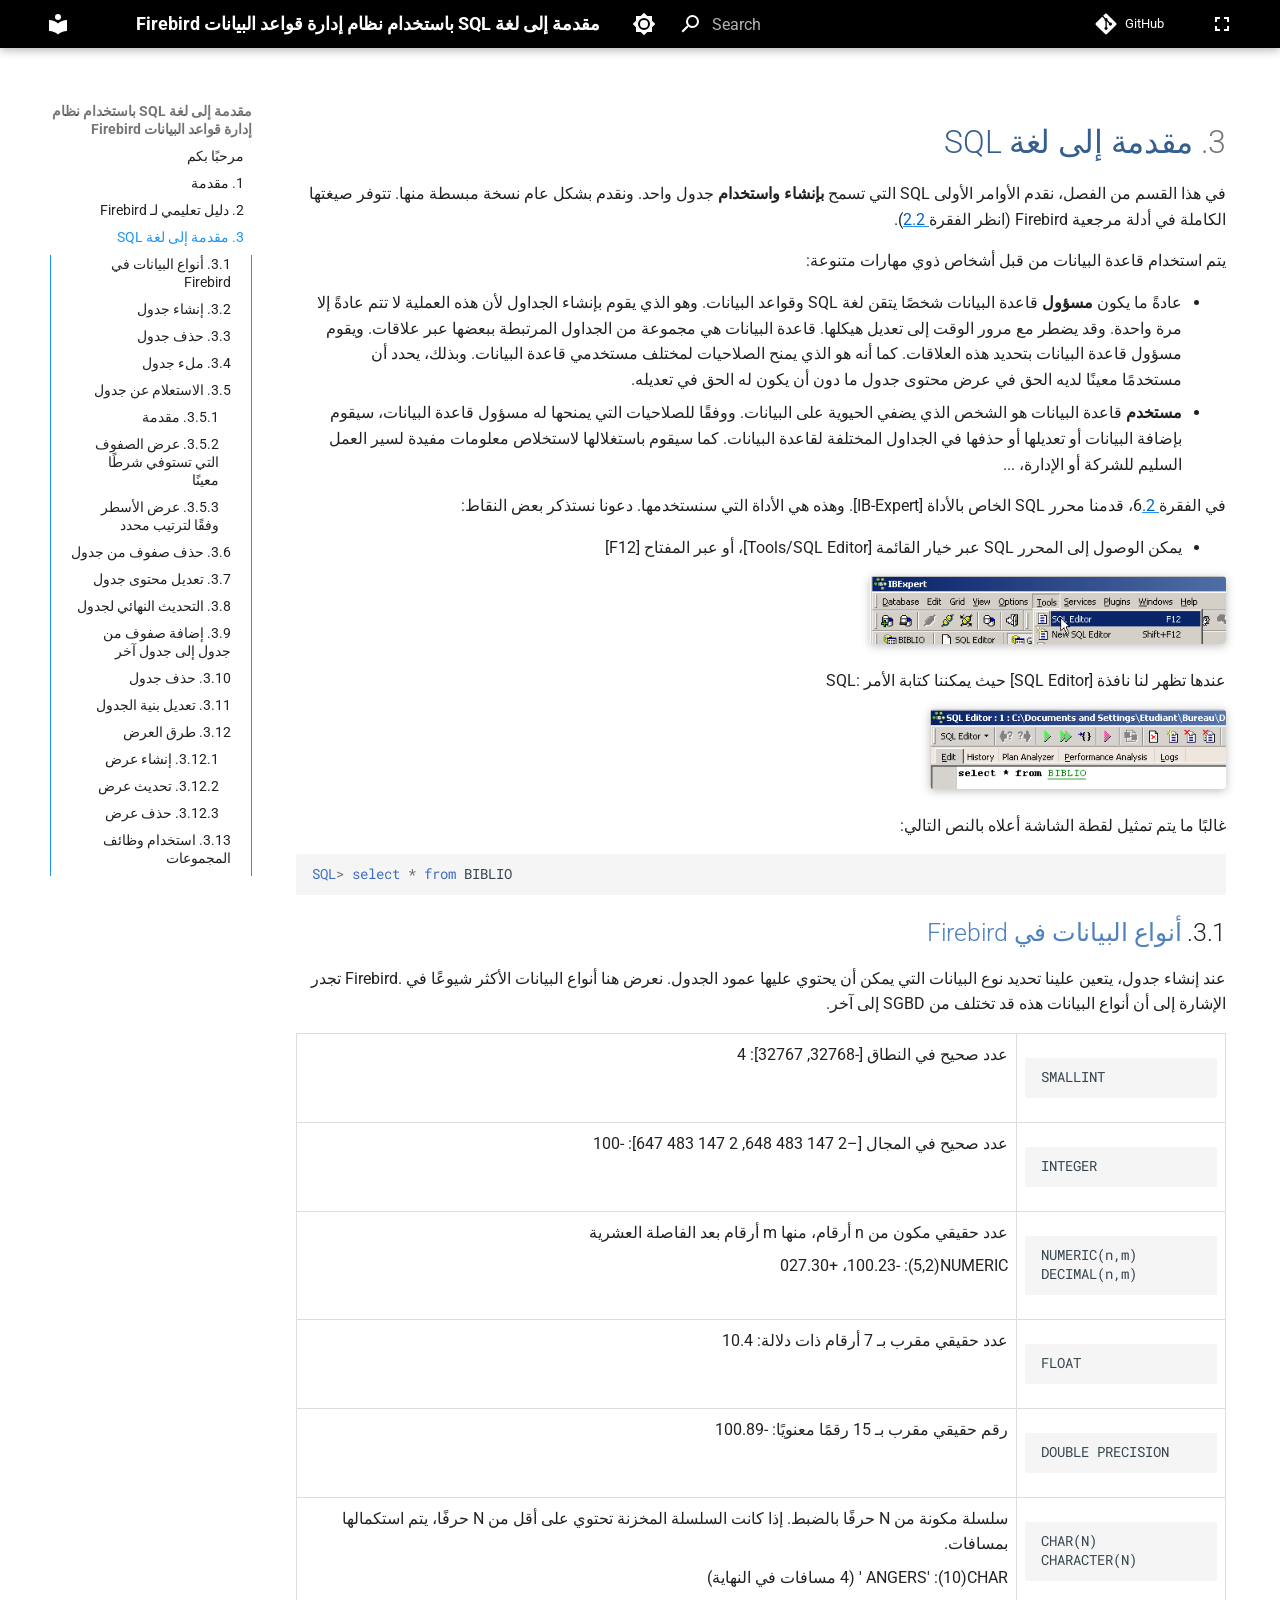
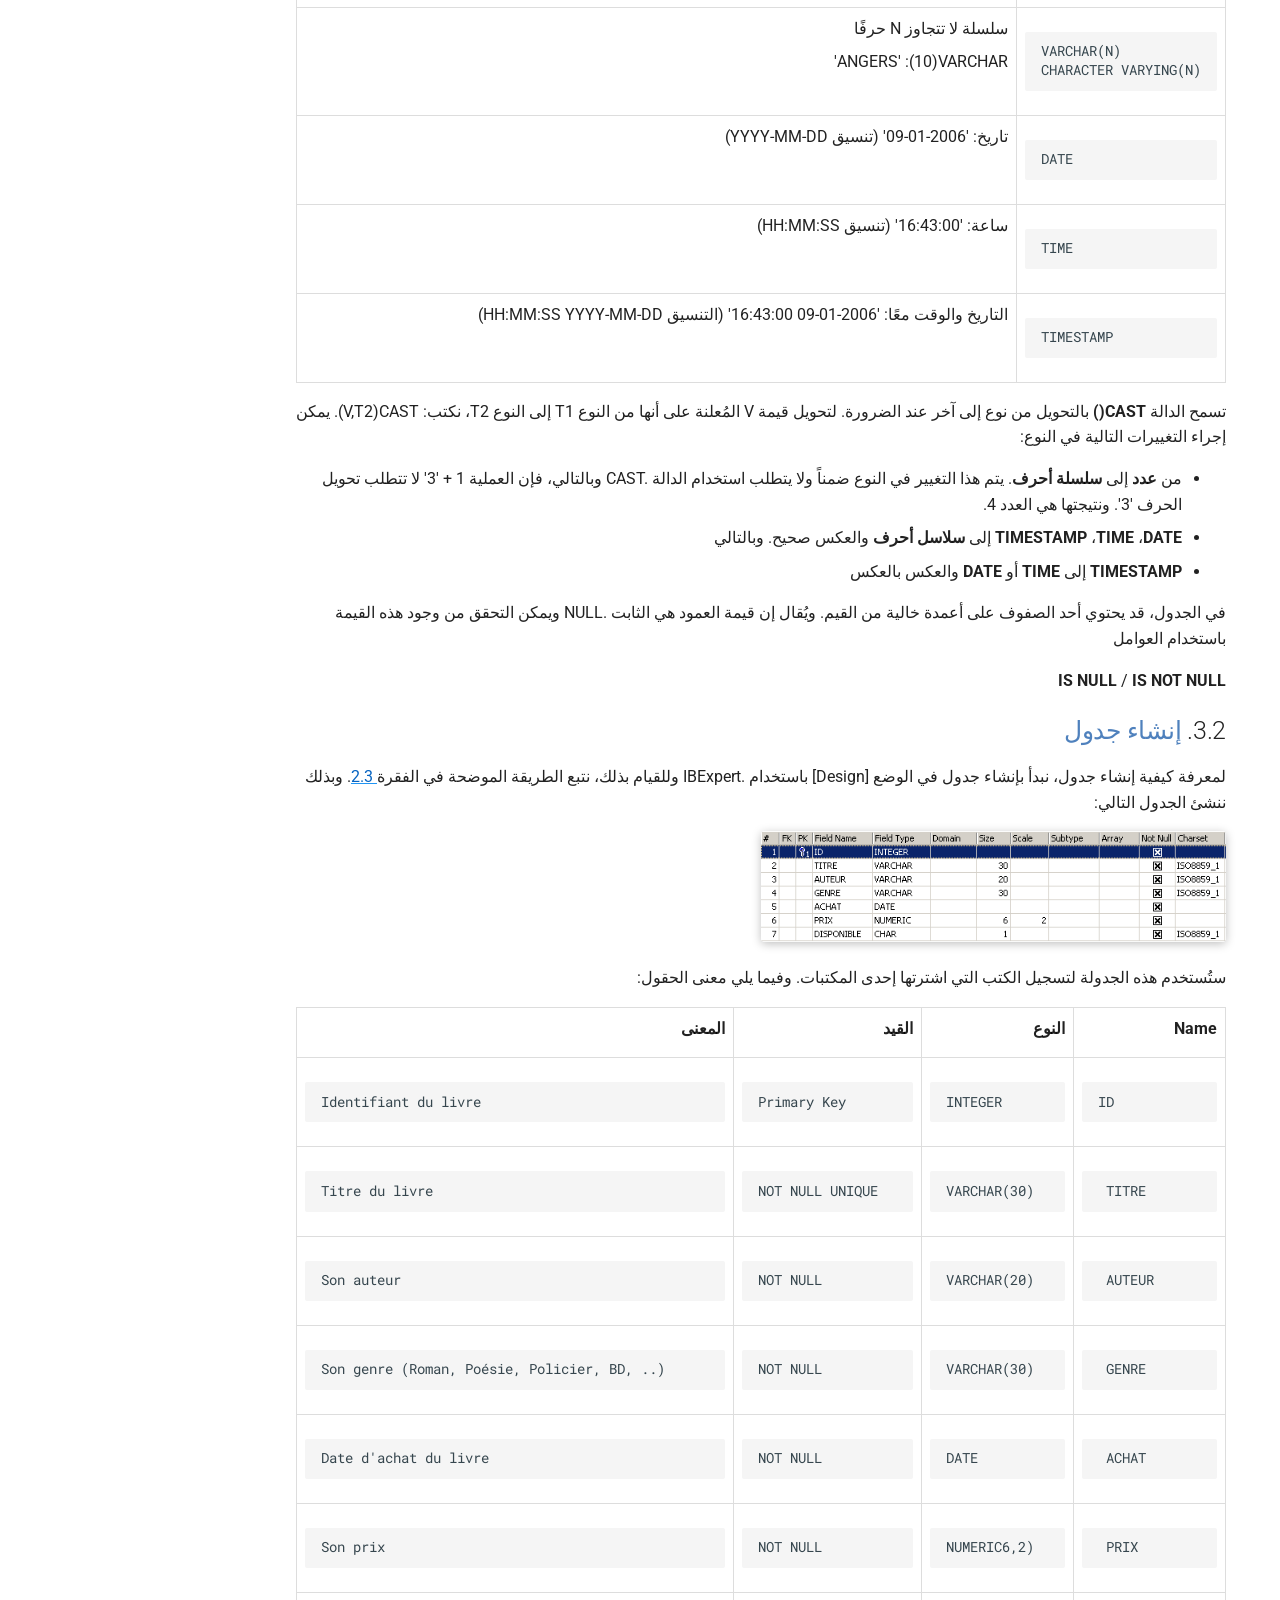
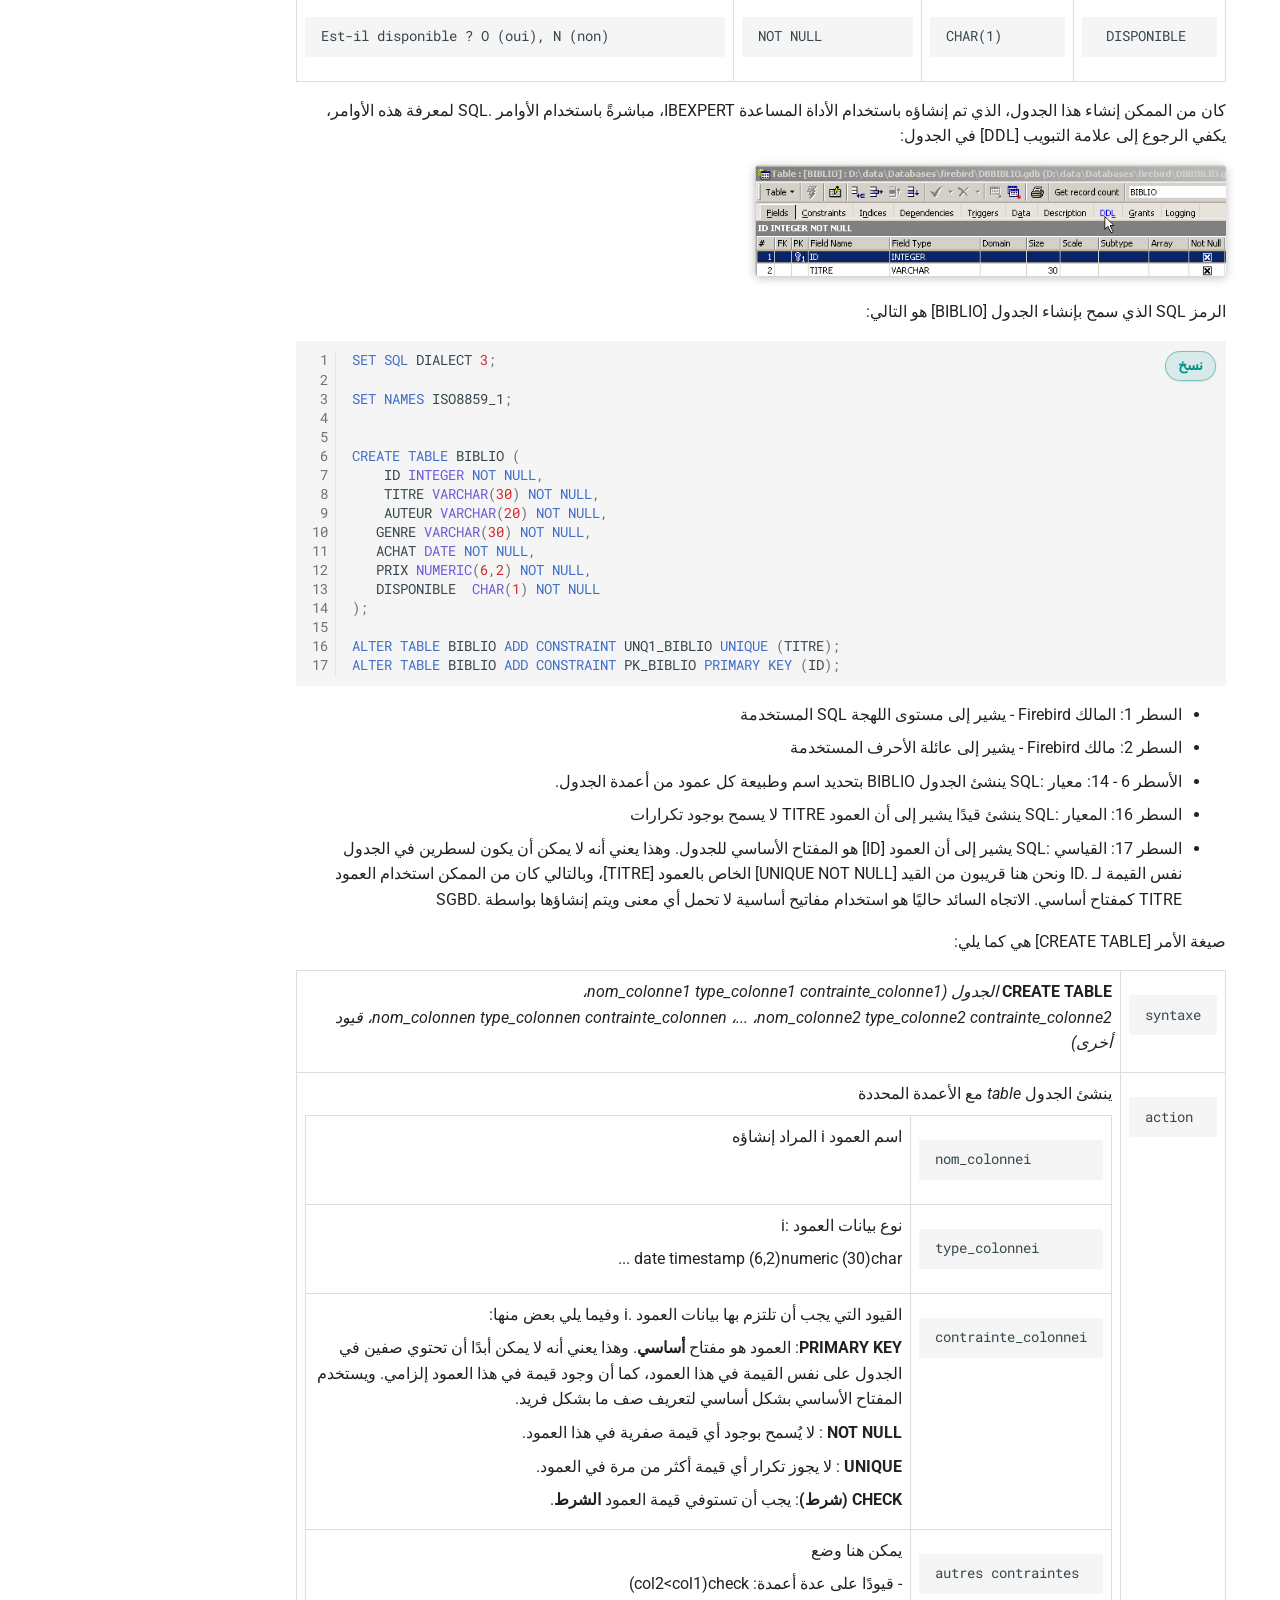
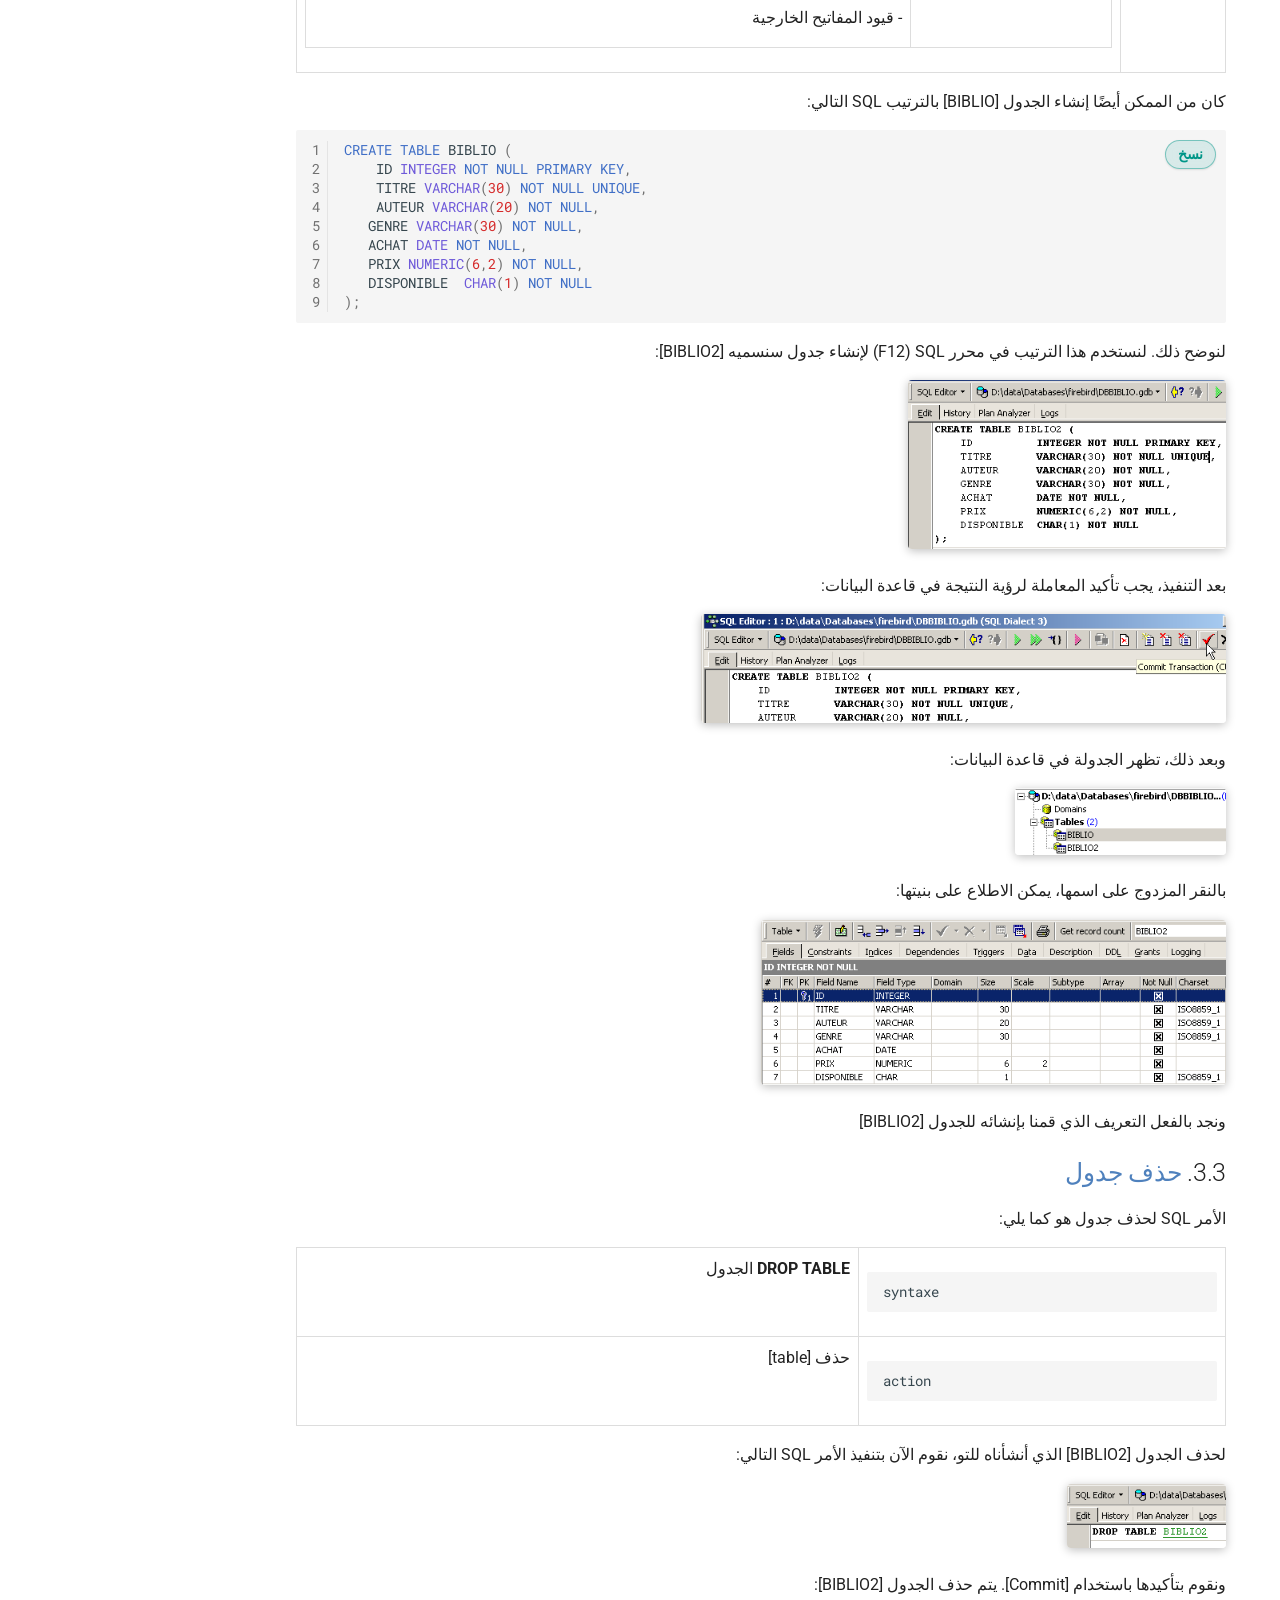
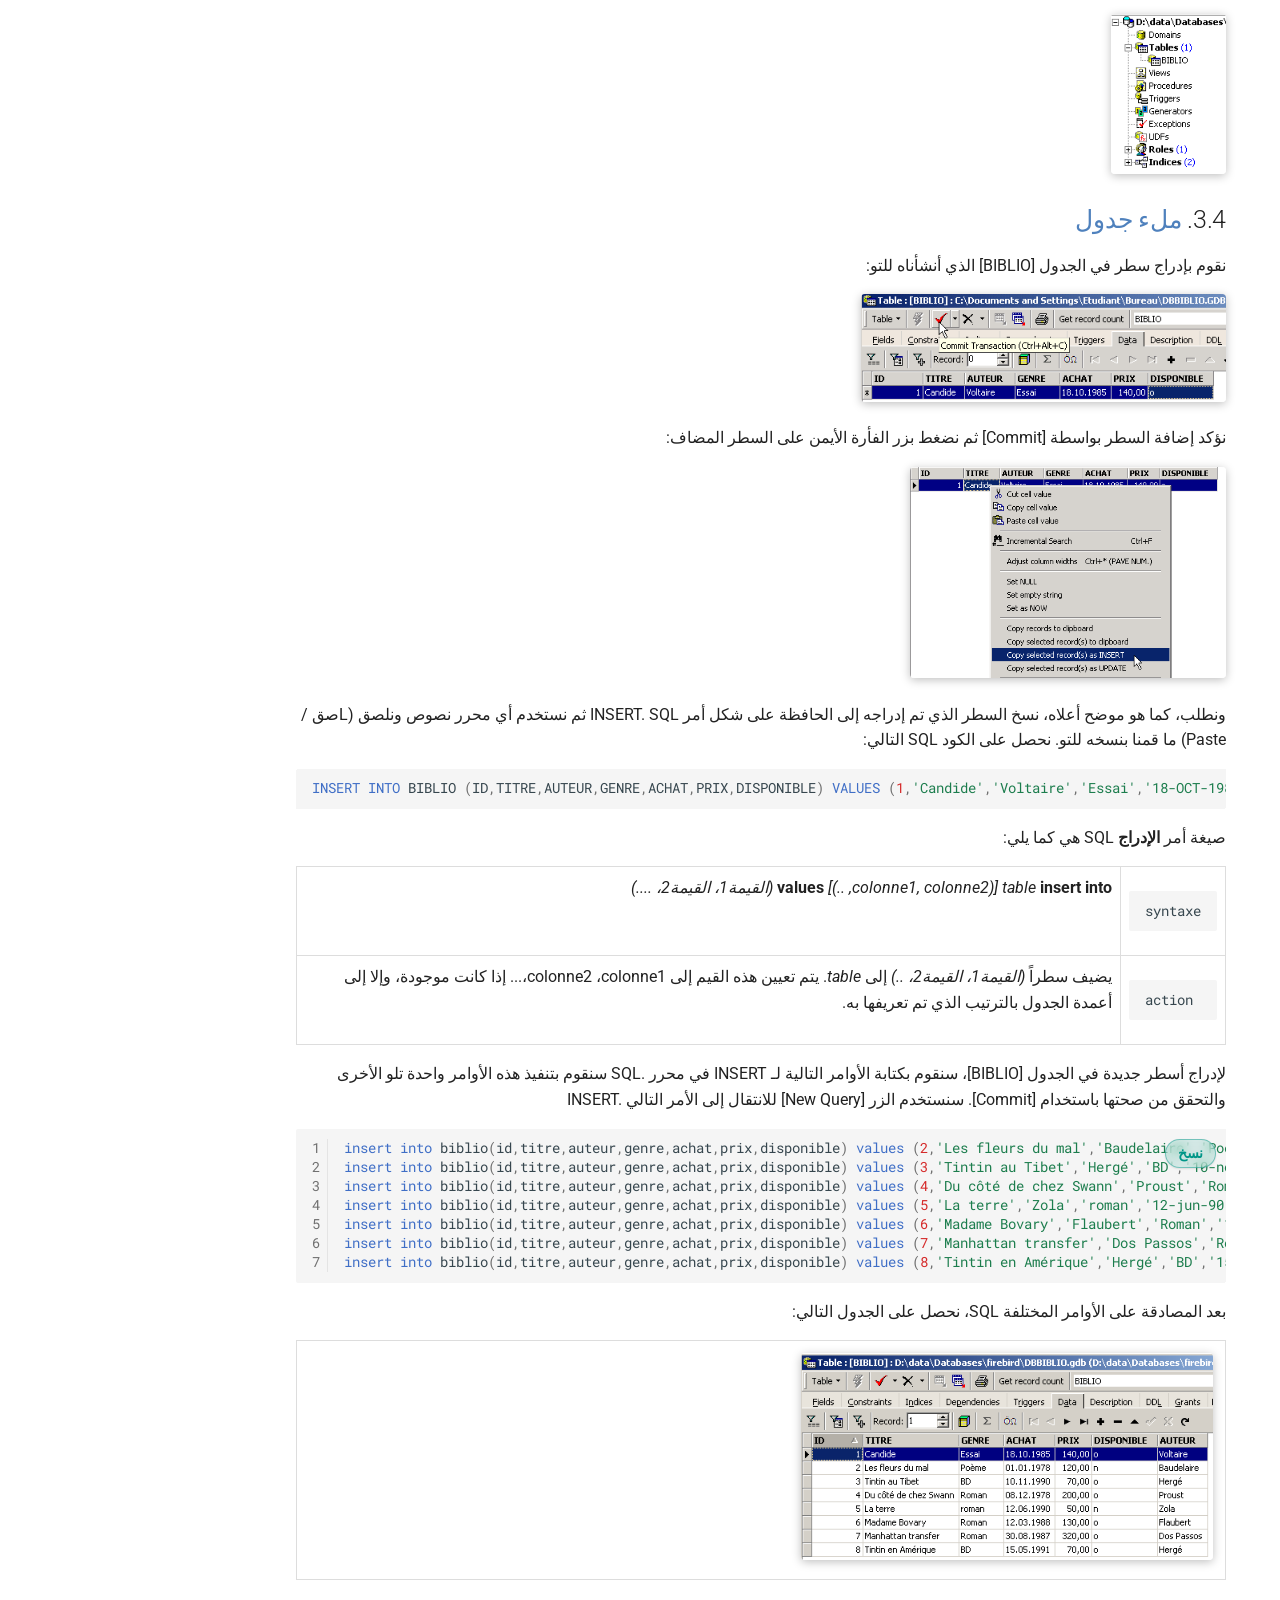
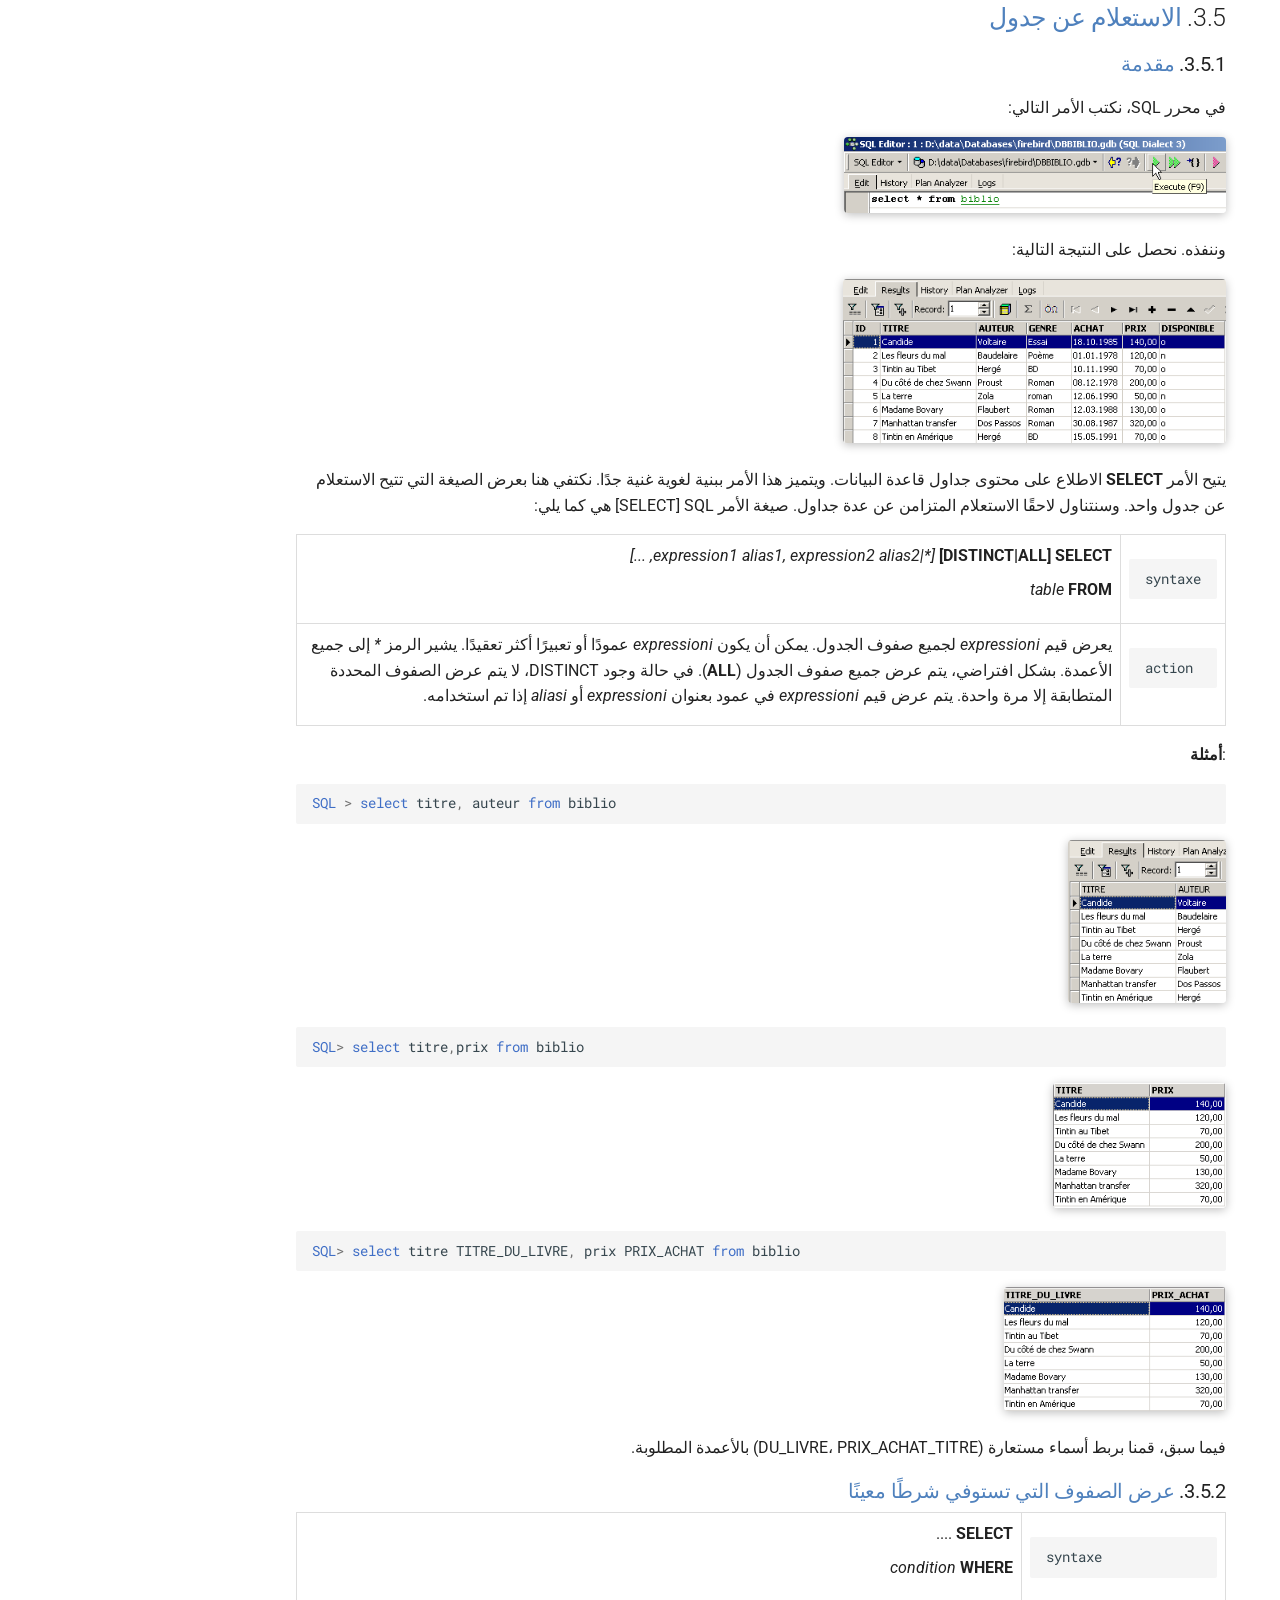
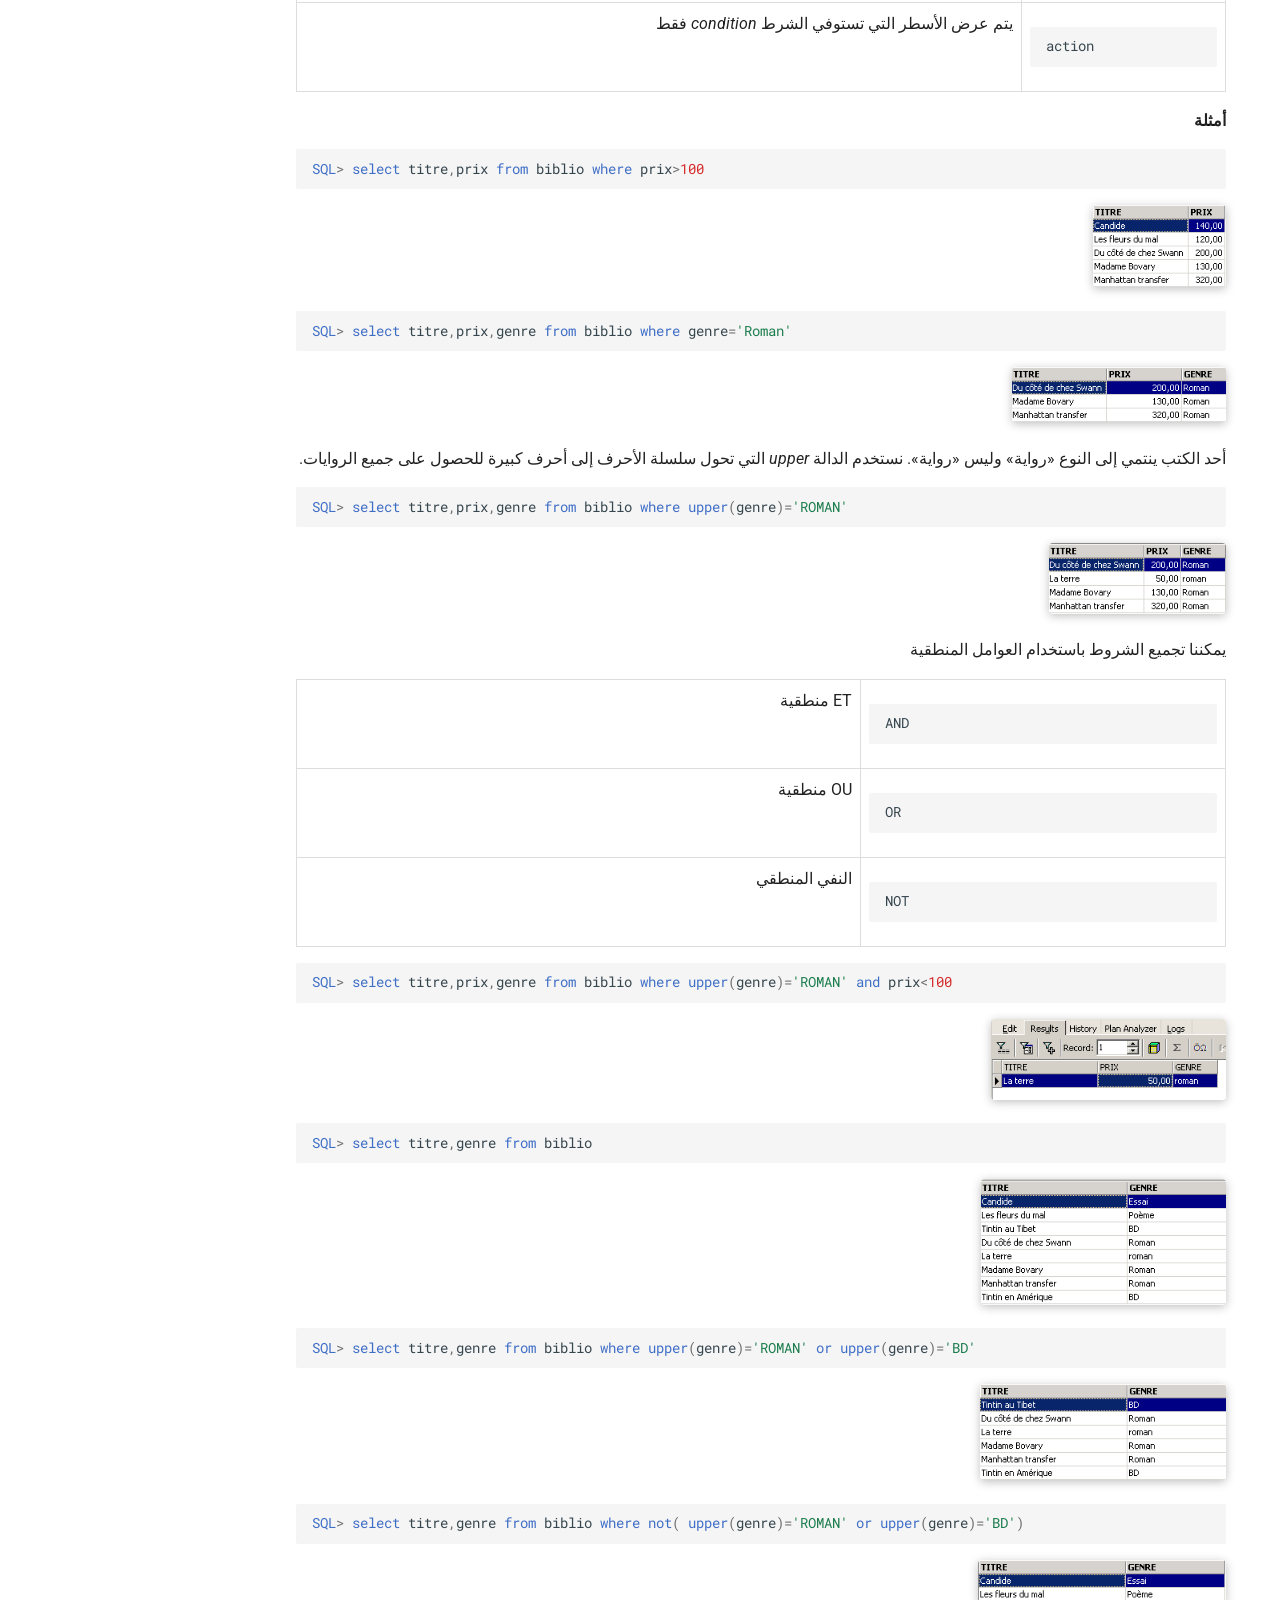
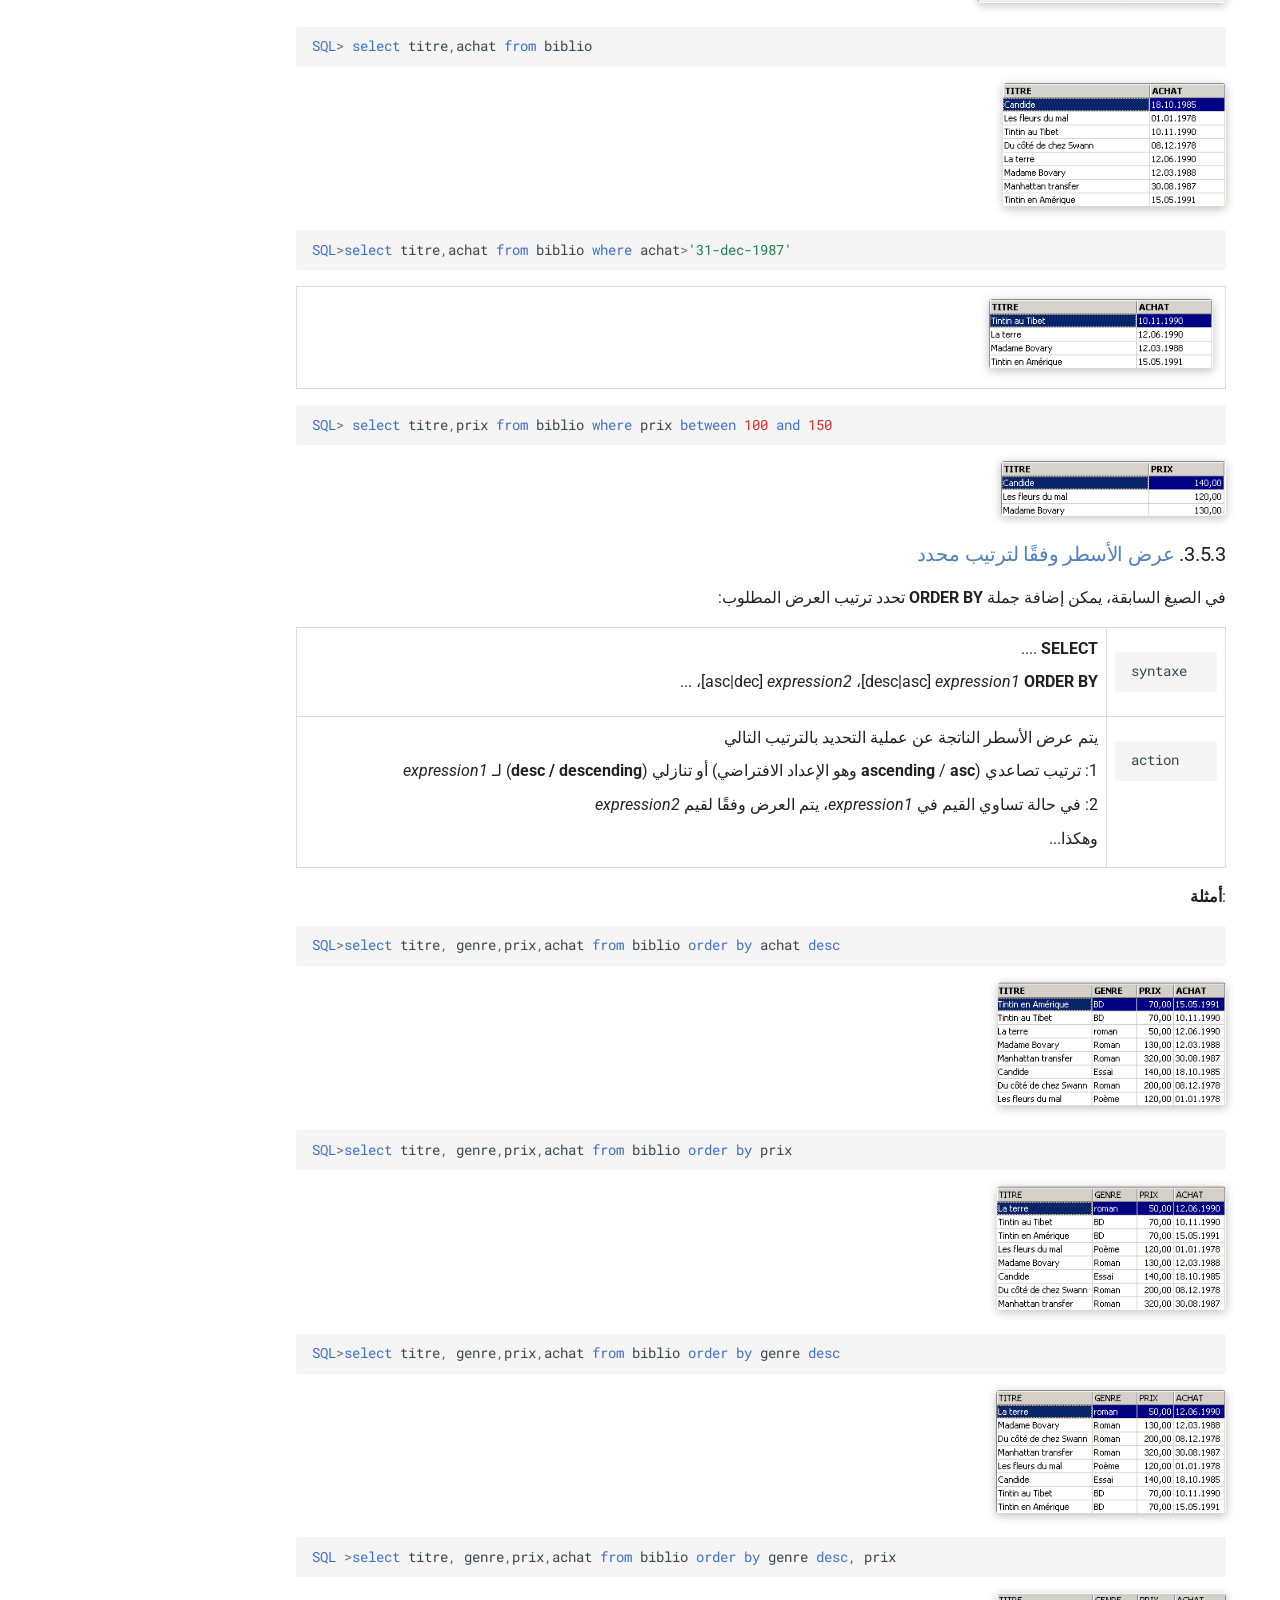
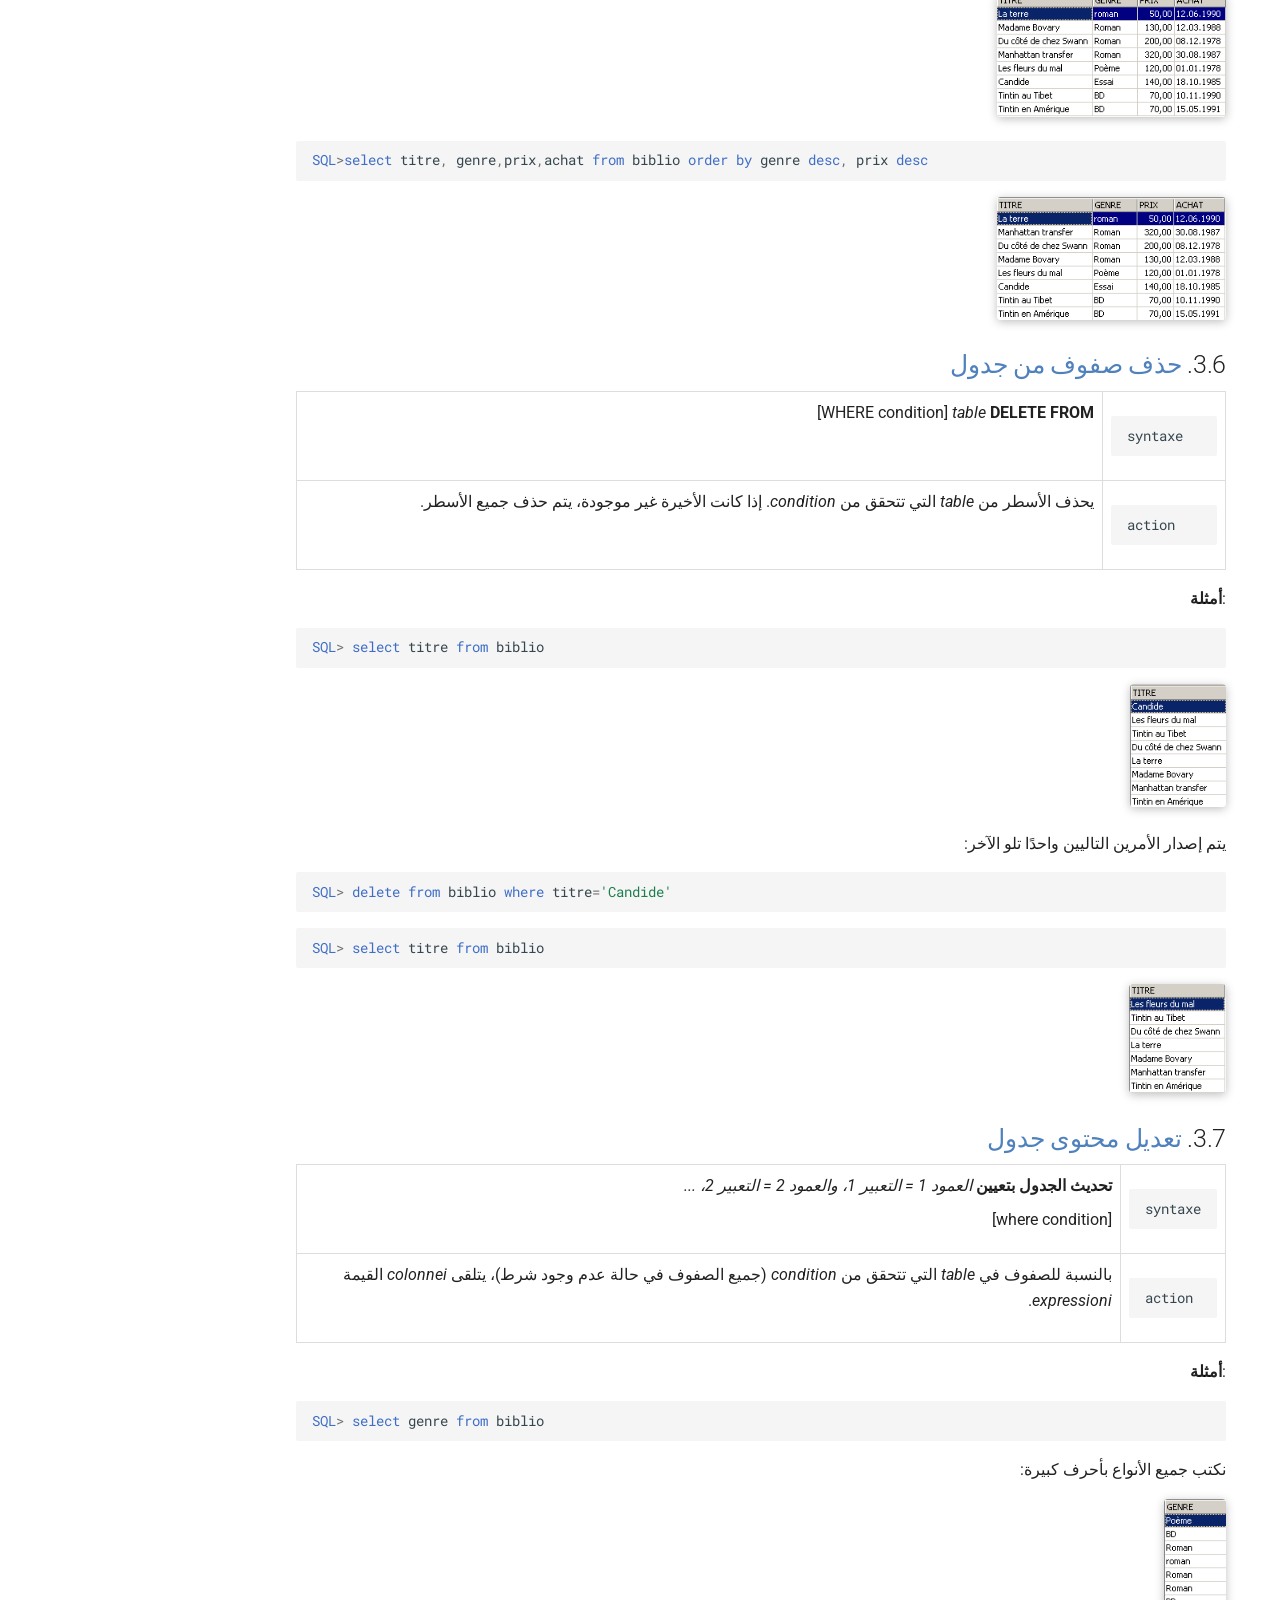
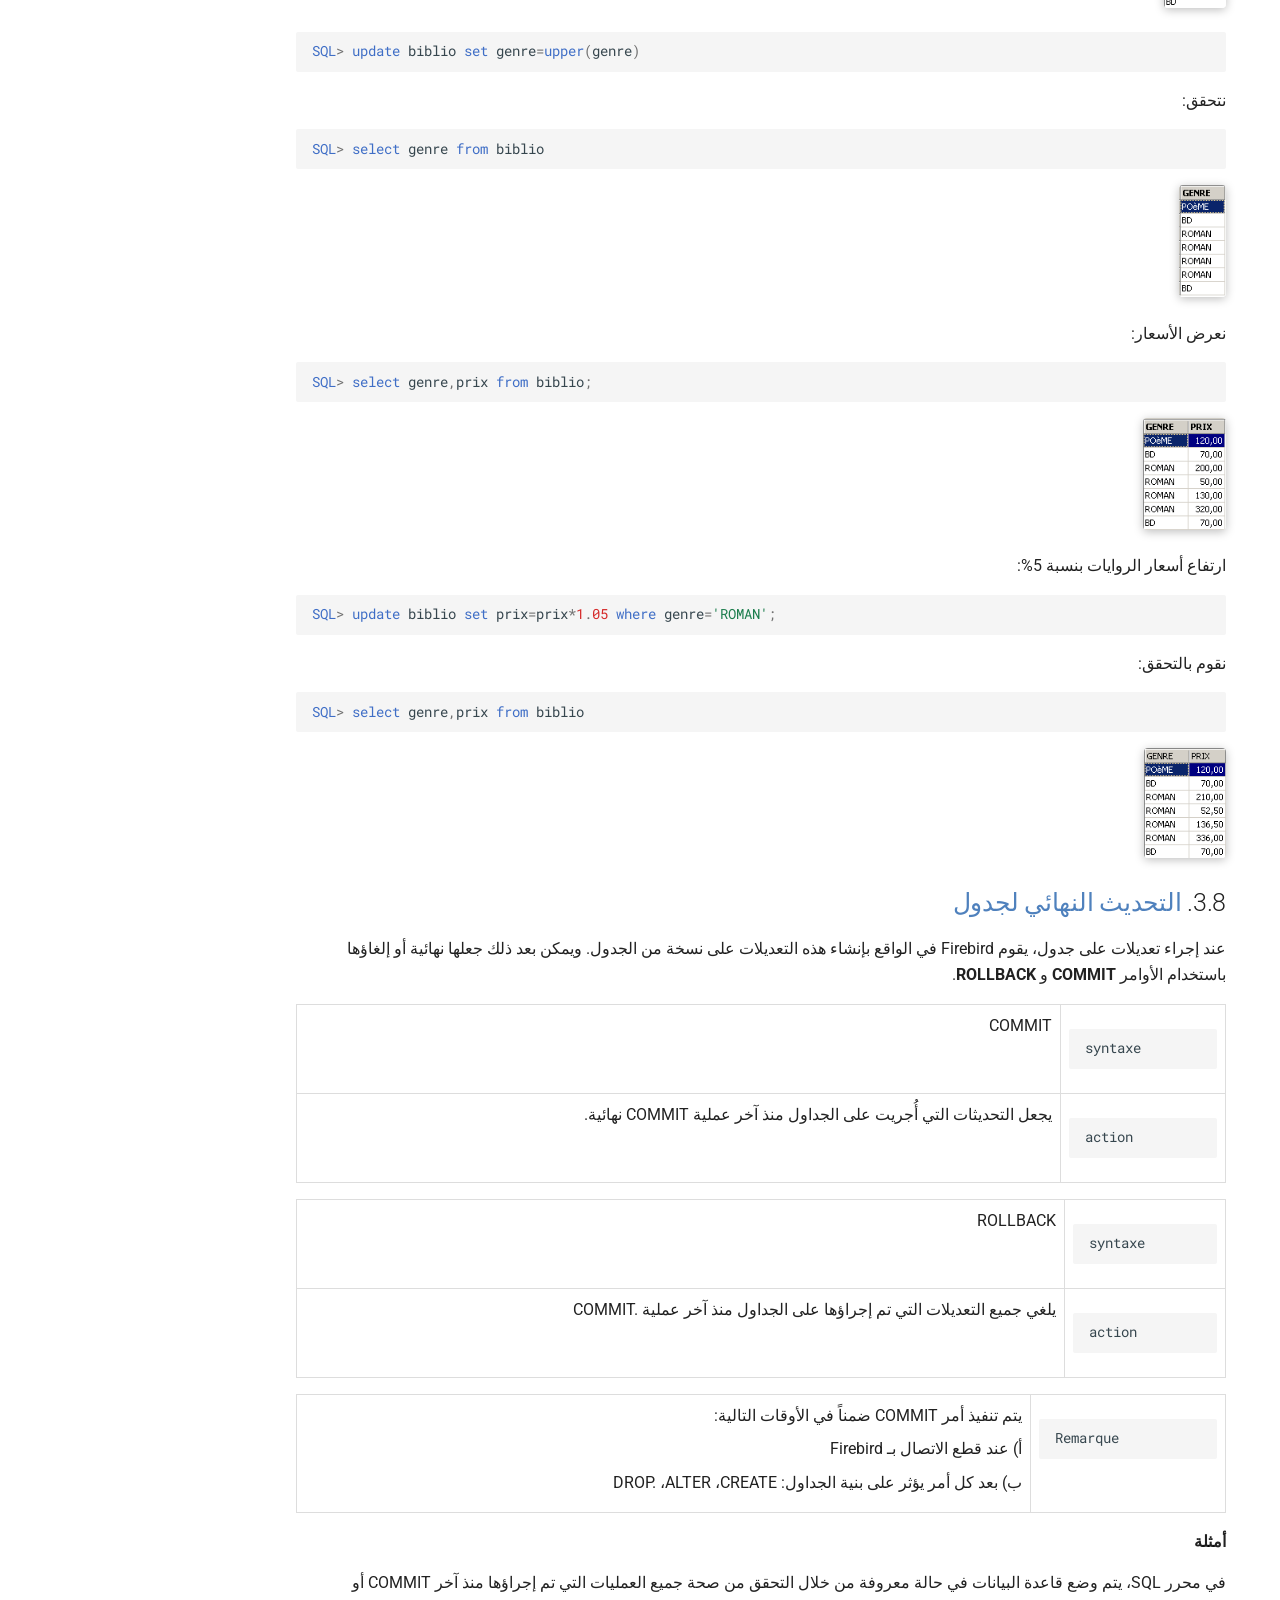
<file: mqdm-l-l-sql.html>
<!doctype html>
<html lang="en" class="no-js">
  <head>
    
      <meta charset="utf-8">
      <meta name="viewport" content="width=device-width,initial-scale=1">
      
        <meta name="description" content="مقدمة إلى لغة SQL باستخدام نظام إدارة قواعد البيانات Firebird">
      
      
        <meta name="author" content="Serge Tahé">
      
      
        <link rel="canonical" href="https://stahe.github.io/ar-sql-firebird-janv-2006/mqdm-l-l-sql.html">
      
      
        <link rel="prev" href="dlyl-tlymy-l-firebird.html">
      
      
        <link rel="next" href="ltbyrt-fy-l-sql.html">
      
      
        
      
      
      <link rel="icon" href="assets/images/favicon.png">
      <meta name="generator" content="mkdocs-1.6.1, mkdocs-material-9.7.0">
    
    
      
        <title>3. مقدمة إلى لغة SQL - مقدمة إلى لغة SQL باستخدام نظام إدارة قواعد البيانات Firebird</title>
      
    
    
      <link rel="stylesheet" href="assets/stylesheets/main.618322db.min.css">
      
        
        <link rel="stylesheet" href="assets/stylesheets/palette.ab4e12ef.min.css">
      
      


    
    
      
    
    
      
        
        
        <link rel="preconnect" href="https://fonts.gstatic.com" crossorigin>
        <link rel="stylesheet" href="https://fonts.googleapis.com/css?family=Roboto:300,300i,400,400i,700,700i%7CRoboto+Mono:400,400i,700,700i&display=fallback">
        <style>:root{--md-text-font:"Roboto";--md-code-font:"Roboto Mono"}</style>
      
    
    
      <link rel="stylesheet" href="stylesheets/focus.css">
    
      <link rel="stylesheet" href="stylesheets/bidi.css">
    
    <script>__md_scope=new URL(".",location),__md_hash=e=>[...e].reduce(((e,_)=>(e<<5)-e+_.charCodeAt(0)),0),__md_get=(e,_=localStorage,t=__md_scope)=>JSON.parse(_.getItem(t.pathname+"."+e)),__md_set=(e,_,t=localStorage,a=__md_scope)=>{try{t.setItem(a.pathname+"."+e,JSON.stringify(_))}catch(e){}}</script>
    
      
  <script async src="https://www.googletagmanager.com/gtag/js?id=G-EBZC3JVJNR"></script>
  <script>
    window.dataLayer = window.dataLayer || [];
    function gtag(){dataLayer.push(arguments);}
    gtag('js', new Date());
    var siteName = "مقدمة إلى لغة SQL باستخدام نظام إدارة قواعد البيانات Firebird";
    gtag('config', 'G-EBZC3JVJNR', {
        'page_title': siteName
    });
  </script>

    
    
  </head>
  
  
    
    
      
    
    
    
    
    <body dir="ltr" data-md-color-scheme="default" data-md-color-primary="blue" data-md-color-accent="purple">
  
    
    <input class="md-toggle" data-md-toggle="drawer" type="checkbox" id="__drawer" autocomplete="off">
    <input class="md-toggle" data-md-toggle="search" type="checkbox" id="__search" autocomplete="off">
    <label class="md-overlay" for="__drawer"></label>
    <div data-md-component="skip">
      
        
        <a href="#3-sql" class="md-skip">
          Skip to content
        </a>
      
    </div>
    <div data-md-component="announce">
      
    </div>
    
    
      

  

<header class="md-header md-header--shadow" data-md-component="header">
  <nav class="md-header__inner md-grid" aria-label="Header">
    <a href="index.html" title="مقدمة إلى لغة SQL باستخدام نظام إدارة قواعد البيانات Firebird" class="md-header__button md-logo" aria-label="مقدمة إلى لغة SQL باستخدام نظام إدارة قواعد البيانات Firebird" data-md-component="logo">
      
  
  <svg xmlns="http://www.w3.org/2000/svg" viewBox="0 0 24 24"><path d="M12 8a3 3 0 0 0 3-3 3 3 0 0 0-3-3 3 3 0 0 0-3 3 3 3 0 0 0 3 3m0 3.54C9.64 9.35 6.5 8 3 8v11c3.5 0 6.64 1.35 9 3.54 2.36-2.19 5.5-3.54 9-3.54V8c-3.5 0-6.64 1.35-9 3.54"/></svg>

    </a>
    <label class="md-header__button md-icon" for="__drawer">
      
      <svg xmlns="http://www.w3.org/2000/svg" viewBox="0 0 24 24"><path d="M3 6h18v2H3zm0 5h18v2H3zm0 5h18v2H3z"/></svg>
    </label>
    <div class="md-header__title" data-md-component="header-title">
      <div class="md-header__ellipsis">
        <div class="md-header__topic">
          <span class="md-ellipsis">
            مقدمة إلى لغة SQL باستخدام نظام إدارة قواعد البيانات Firebird
          </span>
        </div>
        <div class="md-header__topic" data-md-component="header-topic">
          <span class="md-ellipsis">
            
              3. مقدمة إلى لغة SQL
            
          </span>
        </div>
      </div>
    </div>
    
      
        <form class="md-header__option" data-md-component="palette">
  
    
    
    
    <input class="md-option" data-md-color-media="(prefers-color-scheme: light)" data-md-color-scheme="default" data-md-color-primary="blue" data-md-color-accent="purple"  aria-label="التبديل إلى الوضع الداكن"  type="radio" name="__palette" id="__palette_0">
    
      <label class="md-header__button md-icon" title="التبديل إلى الوضع الداكن" for="__palette_1" hidden>
        <svg xmlns="http://www.w3.org/2000/svg" viewBox="0 0 24 24"><path d="M12 8a4 4 0 0 0-4 4 4 4 0 0 0 4 4 4 4 0 0 0 4-4 4 4 0 0 0-4-4m0 10a6 6 0 0 1-6-6 6 6 0 0 1 6-6 6 6 0 0 1 6 6 6 6 0 0 1-6 6m8-9.31V4h-4.69L12 .69 8.69 4H4v4.69L.69 12 4 15.31V20h4.69L12 23.31 15.31 20H20v-4.69L23.31 12z"/></svg>
      </label>
    
  
    
    
    
    <input class="md-option" data-md-color-media="(prefers-color-scheme: dark)" data-md-color-scheme="slate" data-md-color-primary="blue" data-md-color-accent="purple"  aria-label="التبديل إلى الوضع الفاتح"  type="radio" name="__palette" id="__palette_1">
    
      <label class="md-header__button md-icon" title="التبديل إلى الوضع الفاتح" for="__palette_0" hidden>
        <svg xmlns="http://www.w3.org/2000/svg" viewBox="0 0 24 24"><path d="M12 18c-.89 0-1.74-.2-2.5-.55C11.56 16.5 13 14.42 13 12s-1.44-4.5-3.5-5.45C10.26 6.2 11.11 6 12 6a6 6 0 0 1 6 6 6 6 0 0 1-6 6m8-9.31V4h-4.69L12 .69 8.69 4H4v4.69L.69 12 4 15.31V20h4.69L12 23.31 15.31 20H20v-4.69L23.31 12z"/></svg>
      </label>
    
  
</form>
      
    
    
      <script>var palette=__md_get("__palette");if(palette&&palette.color){if("(prefers-color-scheme)"===palette.color.media){var media=matchMedia("(prefers-color-scheme: light)"),input=document.querySelector(media.matches?"[data-md-color-media='(prefers-color-scheme: light)']":"[data-md-color-media='(prefers-color-scheme: dark)']");palette.color.media=input.getAttribute("data-md-color-media"),palette.color.scheme=input.getAttribute("data-md-color-scheme"),palette.color.primary=input.getAttribute("data-md-color-primary"),palette.color.accent=input.getAttribute("data-md-color-accent")}for(var[key,value]of Object.entries(palette.color))document.body.setAttribute("data-md-color-"+key,value)}</script>
    
    
    
      
      
        <label class="md-header__button md-icon" for="__search">
          
          <svg xmlns="http://www.w3.org/2000/svg" viewBox="0 0 24 24"><path d="M9.5 3A6.5 6.5 0 0 1 16 9.5c0 1.61-.59 3.09-1.56 4.23l.27.27h.79l5 5-1.5 1.5-5-5v-.79l-.27-.27A6.52 6.52 0 0 1 9.5 16 6.5 6.5 0 0 1 3 9.5 6.5 6.5 0 0 1 9.5 3m0 2C7 5 5 7 5 9.5S7 14 9.5 14 14 12 14 9.5 12 5 9.5 5"/></svg>
        </label>
        <div class="md-search" data-md-component="search" role="dialog">
  <label class="md-search__overlay" for="__search"></label>
  <div class="md-search__inner" role="search">
    <form class="md-search__form" name="search">
      <input type="text" class="md-search__input" name="query" aria-label="Search" placeholder="Search" autocapitalize="off" autocorrect="off" autocomplete="off" spellcheck="false" data-md-component="search-query" required>
      <label class="md-search__icon md-icon" for="__search">
        
        <svg xmlns="http://www.w3.org/2000/svg" viewBox="0 0 24 24"><path d="M9.5 3A6.5 6.5 0 0 1 16 9.5c0 1.61-.59 3.09-1.56 4.23l.27.27h.79l5 5-1.5 1.5-5-5v-.79l-.27-.27A6.52 6.52 0 0 1 9.5 16 6.5 6.5 0 0 1 3 9.5 6.5 6.5 0 0 1 9.5 3m0 2C7 5 5 7 5 9.5S7 14 9.5 14 14 12 14 9.5 12 5 9.5 5"/></svg>
        
        <svg xmlns="http://www.w3.org/2000/svg" viewBox="0 0 24 24"><path d="M20 11v2H8l5.5 5.5-1.42 1.42L4.16 12l7.92-7.92L13.5 5.5 8 11z"/></svg>
      </label>
      <nav class="md-search__options" aria-label="Search">
        
        <button type="reset" class="md-search__icon md-icon" title="Clear" aria-label="Clear" tabindex="-1">
          
          <svg xmlns="http://www.w3.org/2000/svg" viewBox="0 0 24 24"><path d="M19 6.41 17.59 5 12 10.59 6.41 5 5 6.41 10.59 12 5 17.59 6.41 19 12 13.41 17.59 19 19 17.59 13.41 12z"/></svg>
        </button>
      </nav>
      
    </form>
    <div class="md-search__output">
      <div class="md-search__scrollwrap" tabindex="0" data-md-scrollfix>
        <div class="md-search-result" data-md-component="search-result">
          <div class="md-search-result__meta">
            Initializing search
          </div>
          <ol class="md-search-result__list" role="presentation"></ol>
        </div>
      </div>
    </div>
  </div>
</div>
      
    
    
      <div class="md-header__source">
        <a href="https://stahe.github.io/ar-sql-firebird-janv-2006" title="Go to repository" class="md-source" data-md-component="source">
  <div class="md-source__icon md-icon">
    
    <svg xmlns="http://www.w3.org/2000/svg" viewBox="0 0 448 512"><!--! Font Awesome Free 7.1.0 by @fontawesome - https://fontawesome.com License - https://fontawesome.com/license/free (Icons: CC BY 4.0, Fonts: SIL OFL 1.1, Code: MIT License) Copyright 2025 Fonticons, Inc.--><path d="M439.6 236.1 244 40.5c-5.4-5.5-12.8-8.5-20.4-8.5s-15 3-20.4 8.4L162.5 81l51.5 51.5c27.1-9.1 52.7 16.8 43.4 43.7l49.7 49.7c34.2-11.8 61.2 31 35.5 56.7-26.5 26.5-70.2-2.9-56-37.3L240.3 199v121.9c25.3 12.5 22.3 41.8 9.1 55-6.4 6.4-15.2 10.1-24.3 10.1s-17.8-3.6-24.3-10.1c-17.6-17.6-11.1-46.9 11.2-56v-123c-20.8-8.5-24.6-30.7-18.6-45L142.6 101 8.5 235.1C3 240.6 0 247.9 0 255.5s3 15 8.5 20.4l195.6 195.7c5.4 5.4 12.7 8.4 20.4 8.4s15-3 20.4-8.4l194.7-194.7c5.4-5.4 8.4-12.8 8.4-20.4s-3-15-8.4-20.4"/></svg>
  </div>
  <div class="md-source__repository">
    GitHub
  </div>
</a>
      </div>
    
  </nav>
  
</header>
    
    <div class="md-container" data-md-component="container">
      
      
        
          
        
      
      <main class="md-main" data-md-component="main">
        <div class="md-main__inner md-grid">
          
            
              
              <div class="md-sidebar md-sidebar--primary" data-md-component="sidebar" data-md-type="navigation" >
                <div class="md-sidebar__scrollwrap">
                  <div class="md-sidebar__inner">
                    



  

<nav class="md-nav md-nav--primary md-nav--integrated" aria-label="Navigation" data-md-level="0">
  <label class="md-nav__title" for="__drawer">
    <a href="index.html" title="مقدمة إلى لغة SQL باستخدام نظام إدارة قواعد البيانات Firebird" class="md-nav__button md-logo" aria-label="مقدمة إلى لغة SQL باستخدام نظام إدارة قواعد البيانات Firebird" data-md-component="logo">
      
  
  <svg xmlns="http://www.w3.org/2000/svg" viewBox="0 0 24 24"><path d="M12 8a3 3 0 0 0 3-3 3 3 0 0 0-3-3 3 3 0 0 0-3 3 3 3 0 0 0 3 3m0 3.54C9.64 9.35 6.5 8 3 8v11c3.5 0 6.64 1.35 9 3.54 2.36-2.19 5.5-3.54 9-3.54V8c-3.5 0-6.64 1.35-9 3.54"/></svg>

    </a>
    مقدمة إلى لغة SQL باستخدام نظام إدارة قواعد البيانات Firebird
  </label>
  
    <div class="md-nav__source">
      <a href="https://stahe.github.io/ar-sql-firebird-janv-2006" title="Go to repository" class="md-source" data-md-component="source">
  <div class="md-source__icon md-icon">
    
    <svg xmlns="http://www.w3.org/2000/svg" viewBox="0 0 448 512"><!--! Font Awesome Free 7.1.0 by @fontawesome - https://fontawesome.com License - https://fontawesome.com/license/free (Icons: CC BY 4.0, Fonts: SIL OFL 1.1, Code: MIT License) Copyright 2025 Fonticons, Inc.--><path d="M439.6 236.1 244 40.5c-5.4-5.5-12.8-8.5-20.4-8.5s-15 3-20.4 8.4L162.5 81l51.5 51.5c27.1-9.1 52.7 16.8 43.4 43.7l49.7 49.7c34.2-11.8 61.2 31 35.5 56.7-26.5 26.5-70.2-2.9-56-37.3L240.3 199v121.9c25.3 12.5 22.3 41.8 9.1 55-6.4 6.4-15.2 10.1-24.3 10.1s-17.8-3.6-24.3-10.1c-17.6-17.6-11.1-46.9 11.2-56v-123c-20.8-8.5-24.6-30.7-18.6-45L142.6 101 8.5 235.1C3 240.6 0 247.9 0 255.5s3 15 8.5 20.4l195.6 195.7c5.4 5.4 12.7 8.4 20.4 8.4s15-3 20.4-8.4l194.7-194.7c5.4-5.4 8.4-12.8 8.4-20.4s-3-15-8.4-20.4"/></svg>
  </div>
  <div class="md-source__repository">
    GitHub
  </div>
</a>
    </div>
  
  <ul class="md-nav__list" data-md-scrollfix>
    
      
      
  
  
  
  
    <li class="md-nav__item">
      <a href="index.html" class="md-nav__link">
        
  
  
  <span class="md-ellipsis">
    
  
    مرحبًا بكم
  

    
  </span>
  
  

      </a>
    </li>
  

    
      
      
  
  
  
  
    <li class="md-nav__item">
      <a href="mqdm.html" class="md-nav__link">
        
  
  
  <span class="md-ellipsis">
    
  
    1. مقدمة
  

    
  </span>
  
  

      </a>
    </li>
  

    
      
      
  
  
  
  
    <li class="md-nav__item">
      <a href="dlyl-tlymy-l-firebird.html" class="md-nav__link">
        
  
  
  <span class="md-ellipsis">
    
  
    2. دليل تعليمي لـ Firebird
  

    
  </span>
  
  

      </a>
    </li>
  

    
      
      
  
  
    
  
  
  
    <li class="md-nav__item md-nav__item--active">
      
      <input class="md-nav__toggle md-toggle" type="checkbox" id="__toc">
      
      
        
      
      
        <label class="md-nav__link md-nav__link--active" for="__toc">
          
  
  
  <span class="md-ellipsis">
    
  
    3. مقدمة إلى لغة SQL
  

    
  </span>
  
  

          <span class="md-nav__icon md-icon"></span>
        </label>
      
      <a href="mqdm-l-l-sql.html" class="md-nav__link md-nav__link--active">
        
  
  
  <span class="md-ellipsis">
    
  
    3. مقدمة إلى لغة SQL
  

    
  </span>
  
  

      </a>
      
        

<nav class="md-nav md-nav--secondary" aria-label="Table of contents">
  
  
  
    
  
  
    <label class="md-nav__title" for="__toc">
      <span class="md-nav__icon md-icon"></span>
      Table of contents
    </label>
    <ul class="md-nav__list" data-md-component="toc" data-md-scrollfix>
      
        <li class="md-nav__item">
  <a href="#31-firebird" class="md-nav__link">
    <span class="md-ellipsis">
      
        3.1. أنواع البيانات في Firebird
      
    </span>
  </a>
  
</li>
      
        <li class="md-nav__item">
  <a href="#32" class="md-nav__link">
    <span class="md-ellipsis">
      
        3.2. إنشاء جدول
      
    </span>
  </a>
  
</li>
      
        <li class="md-nav__item">
  <a href="#33" class="md-nav__link">
    <span class="md-ellipsis">
      
        3.3. حذف جدول
      
    </span>
  </a>
  
</li>
      
        <li class="md-nav__item">
  <a href="#34" class="md-nav__link">
    <span class="md-ellipsis">
      
        3.4. ملء جدول
      
    </span>
  </a>
  
</li>
      
        <li class="md-nav__item">
  <a href="#35" class="md-nav__link">
    <span class="md-ellipsis">
      
        3.5. الاستعلام عن جدول
      
    </span>
  </a>
  
    <nav class="md-nav" aria-label="3.5. الاستعلام عن جدول">
      <ul class="md-nav__list">
        
          <li class="md-nav__item">
  <a href="#351" class="md-nav__link">
    <span class="md-ellipsis">
      
        3.5.1. مقدمة
      
    </span>
  </a>
  
</li>
        
          <li class="md-nav__item">
  <a href="#352" class="md-nav__link">
    <span class="md-ellipsis">
      
        3.5.2. عرض الصفوف التي تستوفي شرطًا معينًا
      
    </span>
  </a>
  
</li>
        
          <li class="md-nav__item">
  <a href="#353" class="md-nav__link">
    <span class="md-ellipsis">
      
        3.5.3. عرض الأسطر وفقًا لترتيب محدد
      
    </span>
  </a>
  
</li>
        
      </ul>
    </nav>
  
</li>
      
        <li class="md-nav__item">
  <a href="#36" class="md-nav__link">
    <span class="md-ellipsis">
      
        3.6. حذف صفوف من جدول
      
    </span>
  </a>
  
</li>
      
        <li class="md-nav__item">
  <a href="#37" class="md-nav__link">
    <span class="md-ellipsis">
      
        3.7. تعديل محتوى جدول
      
    </span>
  </a>
  
</li>
      
        <li class="md-nav__item">
  <a href="#38" class="md-nav__link">
    <span class="md-ellipsis">
      
        3.8. التحديث النهائي لجدول
      
    </span>
  </a>
  
</li>
      
        <li class="md-nav__item">
  <a href="#39" class="md-nav__link">
    <span class="md-ellipsis">
      
        3.9. إضافة صفوف من جدول إلى جدول آخر
      
    </span>
  </a>
  
</li>
      
        <li class="md-nav__item">
  <a href="#310" class="md-nav__link">
    <span class="md-ellipsis">
      
        3.10. حذف جدول
      
    </span>
  </a>
  
</li>
      
        <li class="md-nav__item">
  <a href="#311" class="md-nav__link">
    <span class="md-ellipsis">
      
        3.11. تعديل بنية الجدول
      
    </span>
  </a>
  
</li>
      
        <li class="md-nav__item">
  <a href="#312" class="md-nav__link">
    <span class="md-ellipsis">
      
        3.12. طرق العرض
      
    </span>
  </a>
  
    <nav class="md-nav" aria-label="3.12. طرق العرض">
      <ul class="md-nav__list">
        
          <li class="md-nav__item">
  <a href="#3121" class="md-nav__link">
    <span class="md-ellipsis">
      
        3.12.1. إنشاء عرض
      
    </span>
  </a>
  
</li>
        
          <li class="md-nav__item">
  <a href="#3122" class="md-nav__link">
    <span class="md-ellipsis">
      
        3.12.2. تحديث عرض
      
    </span>
  </a>
  
</li>
        
          <li class="md-nav__item">
  <a href="#3123" class="md-nav__link">
    <span class="md-ellipsis">
      
        3.12.3. حذف عرض
      
    </span>
  </a>
  
</li>
        
      </ul>
    </nav>
  
</li>
      
        <li class="md-nav__item">
  <a href="#313" class="md-nav__link">
    <span class="md-ellipsis">
      
        3.13. استخدام وظائف المجموعات
      
    </span>
  </a>
  
</li>
      
        <li class="md-nav__item">
  <a href="#314-sql" class="md-nav__link">
    <span class="md-ellipsis">
      
        3.14. إنشاء البرنامج النصي SQL لـ من جدول
      
    </span>
  </a>
  
</li>
      
    </ul>
  
</nav>
      
    </li>
  

    
      
      
  
  
  
  
    <li class="md-nav__item">
      <a href="ltbyrt-fy-l-sql.html" class="md-nav__link">
        
  
  
  <span class="md-ellipsis">
    
  
    4. التعبيرات في لغة SQL
  

    
  </span>
  
  

      </a>
    </li>
  

    
      
      
  
  
  
  
    <li class="md-nav__item">
      <a href="llqt-byn-ljdwl.html" class="md-nav__link">
        
  
  
  <span class="md-ellipsis">
    
  
    5. العلاقات بين الجداول
  

    
  </span>
  
  

      </a>
    </li>
  

    
      
      
  
  
  
  
    <li class="md-nav__item">
      <a href="tmyq-lmrf-bl-sql.html" class="md-nav__link">
        
  
  
  <span class="md-ellipsis">
    
  
    6. تعميق المعرفة بلغة SQL
  

    
  </span>
  
  

      </a>
    </li>
  

    
      
      
  
  
  
  
    <li class="md-nav__item">
      <a href="dr-lwwl-lmtzmn-l-lbynt.html" class="md-nav__link">
        
  
  
  <span class="md-ellipsis">
    
  
    7. إدارة الوصول المتزامن إلى البيانات
  

    
  </span>
  
  

      </a>
    </li>
  

    
      
      
  
  
  
  
    <li class="md-nav__item">
      <a href="tthbyt-wstkhdm-brnmj-tshyl-odbc-l-firebird.html" class="md-nav__link">
        
  
  
  <span class="md-ellipsis">
    
  
    8. تثبيت واستخدام برنامج تشغيل ODBC لـ [Firebird]
  

    
  </span>
  
  

      </a>
    </li>
  

    
  </ul>
</nav>
                  </div>
                </div>
              </div>
            
            
          
          
            <div class="md-content" data-md-component="content">
              
              <article class="md-content__inner md-typeset">
                
                  



<h1 id="3-sql">3. <span style="color: #365f91">مقدمة إلى لغة <bdi dir="ltr" class="odt-ltr-term">SQL</bdi></span></h1>
<p>في هذا القسم من الفصل، نقدم الأوامر الأولى <bdi dir="ltr" class="odt-ltr-term">SQL</bdi> التي تسمح <strong>بإنشاء واستخدام</strong> جدول واحد. ونقدم بشكل عام نسخة مبسطة منها. تتوفر صيغتها الكاملة في أدلة مرجعية <bdi dir="ltr" class="odt-ltr-term">Firebird</bdi> (انظر الفقرة<a href="dlyl-tlymy-l-firebird.html#docfirebird"><u><span style="color: #0563c1"> 2.2</span></u></a>).</p>
<p>يتم استخدام قاعدة البيانات من قبل أشخاص ذوي مهارات متنوعة:</p>
<ul>
  <li>عادةً ما يكون <b>مسؤول </b>قاعدة البيانات شخصًا يتقن لغة <bdi dir="ltr" class="odt-ltr-term">SQL</bdi> وقواعد البيانات. وهو الذي يقوم بإنشاء الجداول لأن هذه العملية لا تتم عادةً إلا مرة واحدة. وقد يضطر مع مرور الوقت إلى تعديل هيكلها. قاعدة البيانات هي مجموعة من الجداول المرتبطة ببعضها عبر علاقات. ويقوم مسؤول قاعدة البيانات بتحديد هذه العلاقات. كما أنه هو الذي يمنح الصلاحيات لمختلف مستخدمي قاعدة البيانات. وبذلك، يحدد أن مستخدمًا معينًا لديه الحق في عرض محتوى جدول ما دون أن يكون له الحق في تعديله.
  </li>
  <li><b>مستخدم </b>قاعدة البيانات هو الشخص الذي يضفي الحيوية على البيانات. ووفقًا للصلاحيات التي يمنحها له مسؤول قاعدة البيانات، سيقوم بإضافة البيانات أو تعديلها أو حذفها في الجداول المختلفة لقاعدة البيانات. كما سيقوم باستغلالها لاستخلاص معلومات مفيدة لسير العمل السليم للشركة أو الإدارة، ...
  </li>
</ul>

<p>في الفقرة<a href="dlyl-tlymy-l-firebird.html#editeursql"><u><span style="color: #0563c1"> 2.</span></u></a>6، قدمنا محرر <bdi dir="ltr" class="odt-ltr-term">SQL</bdi> الخاص بالأداة [<bdi dir="ltr" class="odt-ltr-term">IB-Expert</bdi>].  وهذه هي الأداة التي سنستخدمها. دعونا نستذكر بعض النقاط:</p>
<ul>
  <li>يمكن الوصول إلى المحرر <bdi dir="ltr" class="odt-ltr-term">SQL</bdi> عبر خيار القائمة [<bdi dir="ltr" class="odt-ltr-term">Tools/SQL Editor</bdi>]، أو عبر المفتاح [<bdi dir="ltr" class="odt-ltr-term">F12</bdi>]
  </li>
</ul>

<p><img src="images/10000000000001BD0000005547C3D716.png" width="356" height="68" style="width:9.414cm;height:1.794cm;" alt="Image" class="odt-zoomable" data-zoom-src="images/10000000000001BD0000005547C3D716.png" /></p>
<p>عندها تظهر لنا نافذة [<bdi dir="ltr" class="odt-ltr-term">SQL Editor</bdi>] حيث يمكننا كتابة الأمر <bdi dir="ltr" class="odt-ltr-term">SQL:</bdi></p>
<p><img src="images/10000000000001720000006437FB8DFA.png" width="296" height="80" style="width:7.826cm;height:2.117cm;" alt="Image" class="odt-zoomable" data-zoom-src="images/10000000000001720000006437FB8DFA.png" /></p>
<p>غالبًا ما يتم تمثيل لقطة الشاشة أعلاه بالنص التالي:</p>
<div class="highlight"><pre><span></span><code><a id="__codelineno-0-1" name="__codelineno-0-1" href="#__codelineno-0-1"></a><span class="k">SQL</span><span class="o">&gt;</span><span class="w"> </span><span class="k">select</span><span class="w"> </span><span class="o">*</span><span class="w"> </span><span class="k">from</span><span class="w"> </span><span class="n">BIBLIO</span>
</code></pre></div>
<h2 id="31-firebird">3.1. <span style="color: #4f81bd">أنواع البيانات في <bdi dir="ltr" class="odt-ltr-term">Firebird</bdi></span></h2>
<p>عند إنشاء جدول، يتعين علينا تحديد نوع البيانات التي يمكن أن يحتوي عليها عمود الجدول. نعرض هنا أنواع البيانات الأكثر شيوعًا في <bdi dir="ltr" class="odt-ltr-term">Firebird.</bdi> تجدر الإشارة إلى أن أنواع البيانات هذه قد تختلف من <bdi dir="ltr" class="odt-ltr-term">SGBD</bdi> إلى آخر.</p>
<table dir="rtl" class="odt-table" style="border-collapse: collapse; width: 100%; margin-bottom: 1em;"><tr><td dir="rtl" style="border: 1px solid #ddd; padding: 8px; vertical-align: top; text-align: right;"><div markdown="block">
<div class="highlight"><pre><span></span><code><a id="__codelineno-1-1" name="__codelineno-1-1" href="#__codelineno-1-1"></a>SMALLINT
</code></pre></div>
</div></td><td dir="rtl" style="border: 1px solid #ddd; padding: 8px; vertical-align: top; text-align: right;"><div style="margin:0 0 0.5em 0">عدد صحيح في النطاق [-32768, 32767]: 4</div></td></tr><tr><td dir="rtl" style="border: 1px solid #ddd; padding: 8px; vertical-align: top; text-align: right;"><div markdown="block">
<div class="highlight"><pre><span></span><code><a id="__codelineno-2-1" name="__codelineno-2-1" href="#__codelineno-2-1"></a>INTEGER
</code></pre></div>
</div></td><td dir="rtl" style="border: 1px solid #ddd; padding: 8px; vertical-align: top; text-align: right;"><div style="margin:0 0 0.5em 0">عدد صحيح في المجال [–2 147 483 648, 2 147 483 647]: -100</div></td></tr><tr><td dir="rtl" style="border: 1px solid #ddd; padding: 8px; vertical-align: top; text-align: right;"><div markdown="block">
<div class="highlight"><pre><span></span><code><a id="__codelineno-3-1" name="__codelineno-3-1" href="#__codelineno-3-1"></a>NUMERIC(n,m)
<a id="__codelineno-3-2" name="__codelineno-3-2" href="#__codelineno-3-2"></a>DECIMAL(n,m)
</code></pre></div>
</div></td><td dir="rtl" style="border: 1px solid #ddd; padding: 8px; vertical-align: top; text-align: right;"><div style="margin:0 0 0.5em 0">عدد حقيقي مكون من n أرقام، منها m أرقام بعد الفاصلة العشرية</div><div style="margin:0 0 0.5em 0"><bdi dir="ltr" class="odt-ltr-term">NUMERIC</bdi>(5,2): -100.23، +027.30</div></td></tr><tr><td dir="rtl" style="border: 1px solid #ddd; padding: 8px; vertical-align: top; text-align: right;"><div markdown="block">
<div class="highlight"><pre><span></span><code><a id="__codelineno-4-1" name="__codelineno-4-1" href="#__codelineno-4-1"></a>FLOAT
</code></pre></div>
</div></td><td dir="rtl" style="border: 1px solid #ddd; padding: 8px; vertical-align: top; text-align: right;"><div style="margin:0 0 0.5em 0">عدد حقيقي مقرب بـ 7 أرقام ذات دلالة: 10.4</div></td></tr><tr><td dir="rtl" style="border: 1px solid #ddd; padding: 8px; vertical-align: top; text-align: right;"><div markdown="block">
<div class="highlight"><pre><span></span><code><a id="__codelineno-5-1" name="__codelineno-5-1" href="#__codelineno-5-1"></a>DOUBLE PRECISION
</code></pre></div>
</div></td><td dir="rtl" style="border: 1px solid #ddd; padding: 8px; vertical-align: top; text-align: right;"><div style="margin:0 0 0.5em 0">رقم حقيقي مقرب بـ 15 رقمًا معنويًا: -100.89</div></td></tr><tr><td dir="rtl" style="border: 1px solid #ddd; padding: 8px; vertical-align: top; text-align: right;"><div markdown="block">
<div class="highlight"><pre><span></span><code><a id="__codelineno-6-1" name="__codelineno-6-1" href="#__codelineno-6-1"></a>CHAR(N)
<a id="__codelineno-6-2" name="__codelineno-6-2" href="#__codelineno-6-2"></a>CHARACTER(N)
</code></pre></div>
</div></td><td dir="rtl" style="border: 1px solid #ddd; padding: 8px; vertical-align: top; text-align: right;"><div style="margin:0 0 0.5em 0">سلسلة مكونة من <bdi dir="ltr" class="odt-ltr-term">N</bdi> حرفًا بالضبط. إذا كانت السلسلة المخزنة تحتوي على أقل من <bdi dir="ltr" class="odt-ltr-term">N</bdi> حرفًا، يتم استكمالها بمسافات.</div><div style="margin:0 0 0.5em 0"><bdi dir="ltr" class="odt-ltr-term">CHAR</bdi>(10): &#x27;<bdi dir="ltr" class="odt-ltr-term">ANGERS</bdi>    &#x27; (4 مسافات في النهاية)</div></td></tr><tr><td dir="rtl" style="border: 1px solid #ddd; padding: 8px; vertical-align: top; text-align: right;"><div markdown="block">
<div class="highlight"><pre><span></span><code><a id="__codelineno-7-1" name="__codelineno-7-1" href="#__codelineno-7-1"></a>VARCHAR(N)
<a id="__codelineno-7-2" name="__codelineno-7-2" href="#__codelineno-7-2"></a>CHARACTER VARYING(N)
</code></pre></div>
</div></td><td dir="rtl" style="border: 1px solid #ddd; padding: 8px; vertical-align: top; text-align: right;"><div style="margin:0 0 0.5em 0">سلسلة لا تتجاوز <bdi dir="ltr" class="odt-ltr-term">N</bdi> حرفًا</div><div style="margin:0 0 0.5em 0"><bdi dir="ltr" class="odt-ltr-term">VARCHAR</bdi>(10): &#x27;<bdi dir="ltr" class="odt-ltr-term">ANGERS</bdi>&#x27;</div></td></tr><tr><td dir="rtl" style="border: 1px solid #ddd; padding: 8px; vertical-align: top; text-align: right;"><div markdown="block">
<div class="highlight"><pre><span></span><code><a id="__codelineno-8-1" name="__codelineno-8-1" href="#__codelineno-8-1"></a>DATE
</code></pre></div>
</div></td><td dir="rtl" style="border: 1px solid #ddd; padding: 8px; vertical-align: top; text-align: right;"><div style="margin:0 0 0.5em 0">تاريخ: &#x27;2006-01-09&#x27; (تنسيق <bdi dir="ltr" class="odt-ltr-term">YYYY-MM-DD</bdi>)</div></td></tr><tr><td dir="rtl" style="border: 1px solid #ddd; padding: 8px; vertical-align: top; text-align: right;"><div markdown="block">
<div class="highlight"><pre><span></span><code><a id="__codelineno-9-1" name="__codelineno-9-1" href="#__codelineno-9-1"></a>TIME
</code></pre></div>
</div></td><td dir="rtl" style="border: 1px solid #ddd; padding: 8px; vertical-align: top; text-align: right;"><div style="margin:0 0 0.5em 0">ساعة: &#x27;16:43:00&#x27; (تنسيق <bdi dir="ltr" class="odt-ltr-term">HH:MM:SS</bdi>)</div></td></tr><tr><td dir="rtl" style="border: 1px solid #ddd; padding: 8px; vertical-align: top; text-align: right;"><div markdown="block">
<div class="highlight"><pre><span></span><code><a id="__codelineno-10-1" name="__codelineno-10-1" href="#__codelineno-10-1"></a>TIMESTAMP
</code></pre></div>
</div></td><td dir="rtl" style="border: 1px solid #ddd; padding: 8px; vertical-align: top; text-align: right;"><div style="margin:0 0 0.5em 0">التاريخ والوقت معًا: &#x27;2006-01-09  16:43:00&#x27; (التنسيق  <bdi dir="ltr" class="odt-ltr-term">YYYY-MM-DD</bdi>  <bdi dir="ltr" class="odt-ltr-term">HH:MM:SS</bdi>)</div></td></tr></table>

<p>تسمح الدالة <strong><bdi dir="ltr" class="odt-ltr-term">CAST</bdi>()</strong> بالتحويل من نوع إلى آخر عند الضرورة. لتحويل قيمة <bdi dir="ltr" class="odt-ltr-term">V</bdi> المُعلنة على أنها من النوع <bdi dir="ltr" class="odt-ltr-term">T1</bdi> إلى النوع <bdi dir="ltr" class="odt-ltr-term">T2</bdi>، نكتب: <bdi dir="ltr" class="odt-ltr-term">CAST</bdi>(<bdi dir="ltr" class="odt-ltr-term">V,T2</bdi>). يمكن إجراء التغييرات التالية في النوع:</p>
<ul>
  <li>من<b> عدد </b>إلى <b>سلسلة أحرف</b>. يتم هذا التغيير في النوع ضمناً ولا يتطلب استخدام الدالة <bdi dir="ltr" class="odt-ltr-term">CAST.</bdi> وبالتالي، فإن العملية 1 + &#x27;3&#x27; لا تتطلب تحويل الحرف &#x27;3&#x27;. ونتيجتها هي العدد 4.
  </li>
  <li><b><bdi dir="ltr" class="odt-ltr-term">DATE</bdi></b>، <b><bdi dir="ltr" class="odt-ltr-term">TIME</bdi></b>، <b><bdi dir="ltr" class="odt-ltr-term">TIMESTAMP</bdi> </b>إلى <b>سلاسل أحرف </b>والعكس صحيح. وبالتالي 
  </li>
  <li><b><bdi dir="ltr" class="odt-ltr-term">TIMESTAMP</bdi> </b>إلى <b><bdi dir="ltr" class="odt-ltr-term">TIME</bdi> </b>أو <b><bdi dir="ltr" class="odt-ltr-term">DATE</bdi> </b>والعكس بالعكس
  </li>
</ul>

<p>في الجدول، قد يحتوي أحد الصفوف على أعمدة خالية من القيم. ويُقال إن قيمة العمود هي الثابت <bdi dir="ltr" class="odt-ltr-term">NULL.</bdi> ويمكن التحقق من وجود هذه القيمة باستخدام العوامل </p>
<p><strong><bdi dir="ltr" class="odt-ltr-term">IS NULL</bdi></strong>    /    <strong><bdi dir="ltr" class="odt-ltr-term">IS NOT NULL</bdi></strong></p>
<h2 id="32">3.2. <span style="color: #4f81bd">إنشاء جدول</span></h2>
<p>لمعرفة كيفية إنشاء جدول، نبدأ بإنشاء جدول في الوضع [<bdi dir="ltr" class="odt-ltr-term">Design</bdi>] باستخدام <bdi dir="ltr" class="odt-ltr-term">IBExpert.</bdi> وللقيام بذلك، نتبع الطريقة الموضحة في الفقرة<a href="dlyl-tlymy-l-firebird.html#createdatabase"><u><span style="color: #0563c1"> 2.3</span></u></a>. وبذلك ننشئ الجدول التالي:</p>
<p><img src="images/10000000000002450000008A601A62B7.png" width="465" height="110" style="width:12.3cm;height:2.919cm;" alt="Image" class="odt-zoomable" data-zoom-src="images/10000000000002450000008A601A62B7.png" /></p>
<p>ستُستخدم هذه الجدولة لتسجيل الكتب التي اشترتها إحدى المكتبات. وفيما يلي معنى الحقول:</p>
<table dir="rtl" class="odt-table" style="border-collapse: collapse; width: 100%; margin-bottom: 1em;"><tr><td dir="rtl" style="border: 1px solid #ddd; padding: 8px; vertical-align: top; text-align: right;"><div style="margin:0 0 0.5em 0"><b><bdi dir="ltr" class="odt-ltr-term">Name</bdi></b></div></td><td dir="rtl" style="border: 1px solid #ddd; padding: 8px; vertical-align: top; text-align: right;"><div style="margin:0 0 0.5em 0"><b>النوع</b></div></td><td dir="rtl" style="border: 1px solid #ddd; padding: 8px; vertical-align: top; text-align: right;"><div style="margin:0 0 0.5em 0"><b>القيد</b></div></td><td dir="rtl" style="border: 1px solid #ddd; padding: 8px; vertical-align: top; text-align: right;"><div style="margin:0 0 0.5em 0"><b>المعنى</b></div></td></tr><tr><td dir="rtl" style="border: 1px solid #ddd; padding: 8px; vertical-align: top; text-align: right;"><div markdown="block">
<div class="highlight"><pre><span></span><code><a id="__codelineno-11-1" name="__codelineno-11-1" href="#__codelineno-11-1"></a>ID
</code></pre></div>
</div></td><td dir="rtl" style="border: 1px solid #ddd; padding: 8px; vertical-align: top; text-align: right;"><div markdown="block">
<div class="highlight"><pre><span></span><code><a id="__codelineno-12-1" name="__codelineno-12-1" href="#__codelineno-12-1"></a>INTEGER
</code></pre></div>
</div></td><td dir="rtl" style="border: 1px solid #ddd; padding: 8px; vertical-align: top; text-align: right;"><div markdown="block">
<div class="highlight"><pre><span></span><code><a id="__codelineno-13-1" name="__codelineno-13-1" href="#__codelineno-13-1"></a>Primary Key
</code></pre></div>
</div></td><td dir="rtl" style="border: 1px solid #ddd; padding: 8px; vertical-align: top; text-align: right;"><div markdown="block">
<div class="highlight"><pre><span></span><code><a id="__codelineno-14-1" name="__codelineno-14-1" href="#__codelineno-14-1"></a>Identifiant du livre
</code></pre></div>
</div></td></tr><tr><td dir="rtl" style="border: 1px solid #ddd; padding: 8px; vertical-align: top; text-align: right;"><div markdown="block">
<div class="highlight"><pre><span></span><code><a id="__codelineno-15-1" name="__codelineno-15-1" href="#__codelineno-15-1"></a> TITRE
</code></pre></div>
</div></td><td dir="rtl" style="border: 1px solid #ddd; padding: 8px; vertical-align: top; text-align: right;"><div markdown="block">
<div class="highlight"><pre><span></span><code><a id="__codelineno-16-1" name="__codelineno-16-1" href="#__codelineno-16-1"></a>VARCHAR(30)
</code></pre></div>
</div></td><td dir="rtl" style="border: 1px solid #ddd; padding: 8px; vertical-align: top; text-align: right;"><div markdown="block">
<div class="highlight"><pre><span></span><code><a id="__codelineno-17-1" name="__codelineno-17-1" href="#__codelineno-17-1"></a>NOT NULL UNIQUE
</code></pre></div>
</div></td><td dir="rtl" style="border: 1px solid #ddd; padding: 8px; vertical-align: top; text-align: right;"><div markdown="block">
<div class="highlight"><pre><span></span><code><a id="__codelineno-18-1" name="__codelineno-18-1" href="#__codelineno-18-1"></a>Titre du livre
</code></pre></div>
</div></td></tr><tr><td dir="rtl" style="border: 1px solid #ddd; padding: 8px; vertical-align: top; text-align: right;"><div markdown="block">
<div class="highlight"><pre><span></span><code><a id="__codelineno-19-1" name="__codelineno-19-1" href="#__codelineno-19-1"></a> AUTEUR
</code></pre></div>
</div></td><td dir="rtl" style="border: 1px solid #ddd; padding: 8px; vertical-align: top; text-align: right;"><div markdown="block">
<div class="highlight"><pre><span></span><code><a id="__codelineno-20-1" name="__codelineno-20-1" href="#__codelineno-20-1"></a>VARCHAR(20)
</code></pre></div>
</div></td><td dir="rtl" style="border: 1px solid #ddd; padding: 8px; vertical-align: top; text-align: right;"><div markdown="block">
<div class="highlight"><pre><span></span><code><a id="__codelineno-21-1" name="__codelineno-21-1" href="#__codelineno-21-1"></a>NOT NULL
</code></pre></div>
</div></td><td dir="rtl" style="border: 1px solid #ddd; padding: 8px; vertical-align: top; text-align: right;"><div markdown="block">
<div class="highlight"><pre><span></span><code><a id="__codelineno-22-1" name="__codelineno-22-1" href="#__codelineno-22-1"></a>Son auteur
</code></pre></div>
</div></td></tr><tr><td dir="rtl" style="border: 1px solid #ddd; padding: 8px; vertical-align: top; text-align: right;"><div markdown="block">
<div class="highlight"><pre><span></span><code><a id="__codelineno-23-1" name="__codelineno-23-1" href="#__codelineno-23-1"></a> GENRE
</code></pre></div>
</div></td><td dir="rtl" style="border: 1px solid #ddd; padding: 8px; vertical-align: top; text-align: right;"><div markdown="block">
<div class="highlight"><pre><span></span><code><a id="__codelineno-24-1" name="__codelineno-24-1" href="#__codelineno-24-1"></a>VARCHAR(30)
</code></pre></div>
</div></td><td dir="rtl" style="border: 1px solid #ddd; padding: 8px; vertical-align: top; text-align: right;"><div markdown="block">
<div class="highlight"><pre><span></span><code><a id="__codelineno-25-1" name="__codelineno-25-1" href="#__codelineno-25-1"></a>NOT NULL
</code></pre></div>
</div></td><td dir="rtl" style="border: 1px solid #ddd; padding: 8px; vertical-align: top; text-align: right;"><div markdown="block">
<div class="highlight"><pre><span></span><code><a id="__codelineno-26-1" name="__codelineno-26-1" href="#__codelineno-26-1"></a>Son genre (Roman, Poésie, Policier, BD, ..)
</code></pre></div>
</div></td></tr><tr><td dir="rtl" style="border: 1px solid #ddd; padding: 8px; vertical-align: top; text-align: right;"><div markdown="block">
<div class="highlight"><pre><span></span><code><a id="__codelineno-27-1" name="__codelineno-27-1" href="#__codelineno-27-1"></a> ACHAT
</code></pre></div>
</div></td><td dir="rtl" style="border: 1px solid #ddd; padding: 8px; vertical-align: top; text-align: right;"><div markdown="block">
<div class="highlight"><pre><span></span><code><a id="__codelineno-28-1" name="__codelineno-28-1" href="#__codelineno-28-1"></a>DATE
</code></pre></div>
</div></td><td dir="rtl" style="border: 1px solid #ddd; padding: 8px; vertical-align: top; text-align: right;"><div markdown="block">
<div class="highlight"><pre><span></span><code><a id="__codelineno-29-1" name="__codelineno-29-1" href="#__codelineno-29-1"></a>NOT NULL
</code></pre></div>
</div></td><td dir="rtl" style="border: 1px solid #ddd; padding: 8px; vertical-align: top; text-align: right;"><div markdown="block">
<div class="highlight"><pre><span></span><code><a id="__codelineno-30-1" name="__codelineno-30-1" href="#__codelineno-30-1"></a>Date d&#39;achat du livre
</code></pre></div>
</div></td></tr><tr><td dir="rtl" style="border: 1px solid #ddd; padding: 8px; vertical-align: top; text-align: right;"><div markdown="block">
<div class="highlight"><pre><span></span><code><a id="__codelineno-31-1" name="__codelineno-31-1" href="#__codelineno-31-1"></a> PRIX
</code></pre></div>
</div></td><td dir="rtl" style="border: 1px solid #ddd; padding: 8px; vertical-align: top; text-align: right;"><div markdown="block">
<div class="highlight"><pre><span></span><code><a id="__codelineno-32-1" name="__codelineno-32-1" href="#__codelineno-32-1"></a>NUMERIC6,2)
</code></pre></div>
</div></td><td dir="rtl" style="border: 1px solid #ddd; padding: 8px; vertical-align: top; text-align: right;"><div markdown="block">
<div class="highlight"><pre><span></span><code><a id="__codelineno-33-1" name="__codelineno-33-1" href="#__codelineno-33-1"></a>NOT NULL
</code></pre></div>
</div></td><td dir="rtl" style="border: 1px solid #ddd; padding: 8px; vertical-align: top; text-align: right;"><div markdown="block">
<div class="highlight"><pre><span></span><code><a id="__codelineno-34-1" name="__codelineno-34-1" href="#__codelineno-34-1"></a>Son prix
</code></pre></div>
</div></td></tr><tr><td dir="rtl" style="border: 1px solid #ddd; padding: 8px; vertical-align: top; text-align: right;"><div markdown="block">
<div class="highlight"><pre><span></span><code><a id="__codelineno-35-1" name="__codelineno-35-1" href="#__codelineno-35-1"></a> DISPONIBLE
</code></pre></div>
</div></td><td dir="rtl" style="border: 1px solid #ddd; padding: 8px; vertical-align: top; text-align: right;"><div markdown="block">
<div class="highlight"><pre><span></span><code><a id="__codelineno-36-1" name="__codelineno-36-1" href="#__codelineno-36-1"></a>CHAR(1)
</code></pre></div>
</div></td><td dir="rtl" style="border: 1px solid #ddd; padding: 8px; vertical-align: top; text-align: right;"><div markdown="block">
<div class="highlight"><pre><span></span><code><a id="__codelineno-37-1" name="__codelineno-37-1" href="#__codelineno-37-1"></a>NOT NULL
</code></pre></div>
</div></td><td dir="rtl" style="border: 1px solid #ddd; padding: 8px; vertical-align: top; text-align: right;"><div markdown="block">
<div class="highlight"><pre><span></span><code><a id="__codelineno-38-1" name="__codelineno-38-1" href="#__codelineno-38-1"></a>Est-il disponible ? O (oui), N (non)
</code></pre></div>
</div></td></tr></table>

<p>كان من الممكن إنشاء هذا الجدول، الذي تم إنشاؤه باستخدام الأداة المساعدة <bdi dir="ltr" class="odt-ltr-term">IBEXPERT</bdi>، مباشرةً باستخدام الأوامر <bdi dir="ltr" class="odt-ltr-term">SQL.</bdi> لمعرفة هذه الأوامر، يكفي الرجوع إلى علامة التبويب [<bdi dir="ltr" class="odt-ltr-term">DDL</bdi>] في الجدول:</p>
<p><img src="images/100000000000024D0000008BFCD65B65.png" width="471" height="111" style="width:12.465cm;height:2.935cm;" alt="Image" class="odt-zoomable" data-zoom-src="images/100000000000024D0000008BFCD65B65.png" /></p>
<p>الرمز <bdi dir="ltr" class="odt-ltr-term">SQL</bdi> الذي سمح بإنشاء الجدول [<bdi dir="ltr" class="odt-ltr-term">BIBLIO</bdi>] هو التالي:</p>
<div class="highlight"><table class="highlighttable"><tr><td class="linenos"><div class="linenodiv"><pre><span></span><span class="normal"><a href="#__codelineno-39-1"> 1</a></span>
<span class="normal"><a href="#__codelineno-39-2"> 2</a></span>
<span class="normal"><a href="#__codelineno-39-3"> 3</a></span>
<span class="normal"><a href="#__codelineno-39-4"> 4</a></span>
<span class="normal"><a href="#__codelineno-39-5"> 5</a></span>
<span class="normal"><a href="#__codelineno-39-6"> 6</a></span>
<span class="normal"><a href="#__codelineno-39-7"> 7</a></span>
<span class="normal"><a href="#__codelineno-39-8"> 8</a></span>
<span class="normal"><a href="#__codelineno-39-9"> 9</a></span>
<span class="normal"><a href="#__codelineno-39-10">10</a></span>
<span class="normal"><a href="#__codelineno-39-11">11</a></span>
<span class="normal"><a href="#__codelineno-39-12">12</a></span>
<span class="normal"><a href="#__codelineno-39-13">13</a></span>
<span class="normal"><a href="#__codelineno-39-14">14</a></span>
<span class="normal"><a href="#__codelineno-39-15">15</a></span>
<span class="normal"><a href="#__codelineno-39-16">16</a></span>
<span class="normal"><a href="#__codelineno-39-17">17</a></span></pre></div></td><td class="code"><div><pre><span></span><code><a id="__codelineno-39-1" name="__codelineno-39-1"></a><span class="k">SET</span><span class="w"> </span><span class="k">SQL</span><span class="w"> </span><span class="n">DIALECT</span><span class="w"> </span><span class="mi">3</span><span class="p">;</span>
<a id="__codelineno-39-2" name="__codelineno-39-2"></a>
<a id="__codelineno-39-3" name="__codelineno-39-3"></a><span class="k">SET</span><span class="w"> </span><span class="k">NAMES</span><span class="w"> </span><span class="n">ISO8859_1</span><span class="p">;</span>
<a id="__codelineno-39-4" name="__codelineno-39-4"></a>
<a id="__codelineno-39-5" name="__codelineno-39-5"></a>
<a id="__codelineno-39-6" name="__codelineno-39-6"></a><span class="k">CREATE</span><span class="w"> </span><span class="k">TABLE</span><span class="w"> </span><span class="n">BIBLIO</span><span class="w"> </span><span class="p">(</span>
<a id="__codelineno-39-7" name="__codelineno-39-7"></a><span class="w">    </span><span class="n">ID</span><span class="w"> </span><span class="nb">INTEGER</span><span class="w"> </span><span class="k">NOT</span><span class="w"> </span><span class="k">NULL</span><span class="p">,</span>
<a id="__codelineno-39-8" name="__codelineno-39-8"></a><span class="w">    </span><span class="n">TITRE</span><span class="w"> </span><span class="nb">VARCHAR</span><span class="p">(</span><span class="mi">30</span><span class="p">)</span><span class="w"> </span><span class="k">NOT</span><span class="w"> </span><span class="k">NULL</span><span class="p">,</span>
<a id="__codelineno-39-9" name="__codelineno-39-9"></a><span class="w">    </span><span class="n">AUTEUR</span><span class="w"> </span><span class="nb">VARCHAR</span><span class="p">(</span><span class="mi">20</span><span class="p">)</span><span class="w"> </span><span class="k">NOT</span><span class="w"> </span><span class="k">NULL</span><span class="p">,</span>
<a id="__codelineno-39-10" name="__codelineno-39-10"></a><span class="w">   </span><span class="n">GENRE</span><span class="w"> </span><span class="nb">VARCHAR</span><span class="p">(</span><span class="mi">30</span><span class="p">)</span><span class="w"> </span><span class="k">NOT</span><span class="w"> </span><span class="k">NULL</span><span class="p">,</span>
<a id="__codelineno-39-11" name="__codelineno-39-11"></a><span class="w">   </span><span class="n">ACHAT</span><span class="w"> </span><span class="nb">DATE</span><span class="w"> </span><span class="k">NOT</span><span class="w"> </span><span class="k">NULL</span><span class="p">,</span>
<a id="__codelineno-39-12" name="__codelineno-39-12"></a><span class="w">   </span><span class="n">PRIX</span><span class="w"> </span><span class="nb">NUMERIC</span><span class="p">(</span><span class="mi">6</span><span class="p">,</span><span class="mi">2</span><span class="p">)</span><span class="w"> </span><span class="k">NOT</span><span class="w"> </span><span class="k">NULL</span><span class="p">,</span>
<a id="__codelineno-39-13" name="__codelineno-39-13"></a><span class="w">   </span><span class="n">DISPONIBLE</span><span class="w">  </span><span class="nb">CHAR</span><span class="p">(</span><span class="mi">1</span><span class="p">)</span><span class="w"> </span><span class="k">NOT</span><span class="w"> </span><span class="k">NULL</span>
<a id="__codelineno-39-14" name="__codelineno-39-14"></a><span class="p">);</span>
<a id="__codelineno-39-15" name="__codelineno-39-15"></a>
<a id="__codelineno-39-16" name="__codelineno-39-16"></a><span class="k">ALTER</span><span class="w"> </span><span class="k">TABLE</span><span class="w"> </span><span class="n">BIBLIO</span><span class="w"> </span><span class="k">ADD</span><span class="w"> </span><span class="k">CONSTRAINT</span><span class="w"> </span><span class="n">UNQ1_BIBLIO</span><span class="w"> </span><span class="k">UNIQUE</span><span class="w"> </span><span class="p">(</span><span class="n">TITRE</span><span class="p">);</span>
<a id="__codelineno-39-17" name="__codelineno-39-17"></a><span class="k">ALTER</span><span class="w"> </span><span class="k">TABLE</span><span class="w"> </span><span class="n">BIBLIO</span><span class="w"> </span><span class="k">ADD</span><span class="w"> </span><span class="k">CONSTRAINT</span><span class="w"> </span><span class="n">PK_BIBLIO</span><span class="w"> </span><span class="k">PRIMARY</span><span class="w"> </span><span class="k">KEY</span><span class="w"> </span><span class="p">(</span><span class="n">ID</span><span class="p">);</span>
</code></pre></div></td></tr></table></div>
<ul>
  <li>السطر 1: المالك <bdi dir="ltr" class="odt-ltr-term">Firebird</bdi> - يشير إلى مستوى اللهجة <bdi dir="ltr" class="odt-ltr-term">SQL</bdi> المستخدمة
  </li>
  <li>السطر 2: مالك <bdi dir="ltr" class="odt-ltr-term">Firebird</bdi> - يشير إلى عائلة الأحرف المستخدمة
  </li>
  <li>الأسطر 6 - 14: معيار <bdi dir="ltr" class="odt-ltr-term">SQL:</bdi> ينشئ الجدول <bdi dir="ltr" class="odt-ltr-term">BIBLIO</bdi> بتحديد اسم وطبيعة كل عمود من أعمدة الجدول.
  </li>
  <li>السطر 16: المعيار <bdi dir="ltr" class="odt-ltr-term">SQL:</bdi> ينشئ قيدًا يشير إلى أن العمود <bdi dir="ltr" class="odt-ltr-term">TITRE</bdi> لا يسمح بوجود تكرارات
  </li>
  <li>السطر 17:  القياسي <bdi dir="ltr" class="odt-ltr-term">SQL:</bdi> يشير إلى أن العمود [<bdi dir="ltr" class="odt-ltr-term">ID</bdi>] هو المفتاح الأساسي للجدول. وهذا يعني أنه لا يمكن أن يكون لسطرين في الجدول نفس القيمة لـ <bdi dir="ltr" class="odt-ltr-term">ID.</bdi> ونحن هنا قريبون من القيد [<bdi dir="ltr" class="odt-ltr-term">UNIQUE NOT NULL</bdi>] الخاص بالعمود [<bdi dir="ltr" class="odt-ltr-term">TITRE</bdi>]، وبالتالي كان من الممكن استخدام العمود <bdi dir="ltr" class="odt-ltr-term">TITRE</bdi> كمفتاح أساسي. الاتجاه السائد حاليًا هو استخدام مفاتيح أساسية لا تحمل أي معنى ويتم إنشاؤها بواسطة <bdi dir="ltr" class="odt-ltr-term">SGBD.</bdi>
  </li>
</ul>

<p>صيغة الأمر [<bdi dir="ltr" class="odt-ltr-term">CREATE TABLE</bdi>] هي كما يلي:</p>
<table dir="rtl" class="odt-table" style="border-collapse: collapse; width: 100%; margin-bottom: 1em;"><tr><td dir="rtl" style="border: 1px solid #ddd; padding: 8px; vertical-align: top; text-align: right;"><div markdown="block">
<div class="highlight"><pre><span></span><code><a id="__codelineno-40-1" name="__codelineno-40-1" href="#__codelineno-40-1"></a>syntaxe
</code></pre></div>
</div></td><td dir="rtl" style="border: 1px solid #ddd; padding: 8px; vertical-align: top; text-align: right;"><div style="margin:0 0 0.5em 0"><b><bdi dir="ltr" class="odt-ltr-term">CREATE TABLE</bdi> </b><i>الجدول (<bdi dir="ltr" class="odt-ltr-term">nom_colonne1 type_colonne1 contrainte_colonne1</bdi>، <bdi dir="ltr" class="odt-ltr-term">nom_colonne2 type_colonne2 contrainte_colonne2</bdi>، ...، <bdi dir="ltr" class="odt-ltr-term">nom_colonnen type_colonnen contrainte_colonnen</bdi>، قيود أخرى)</i></div></td></tr><tr><td dir="rtl" style="border: 1px solid #ddd; padding: 8px; vertical-align: top; text-align: right;"><div markdown="block">
<div class="highlight"><pre><span></span><code><a id="__codelineno-41-1" name="__codelineno-41-1" href="#__codelineno-41-1"></a>action
</code></pre></div>
</div></td><td dir="rtl" style="border: 1px solid #ddd; padding: 8px; vertical-align: top; text-align: right;"><div style="margin:0 0 0.5em 0">ينشئ الجدول <i><bdi dir="ltr" class="odt-ltr-term">table</bdi> </i>مع الأعمدة المحددة</div><table dir="rtl" class="odt-table" style="border-collapse: collapse; width: 100%; margin-bottom: 1em;"><tr><td dir="rtl" style="border: 1px solid #ddd; padding: 8px; vertical-align: top; text-align: right;"><div markdown="block">
<div class="highlight"><pre><span></span><code><a id="__codelineno-42-1" name="__codelineno-42-1" href="#__codelineno-42-1"></a>nom_colonnei
</code></pre></div>
</div></td><td dir="rtl" style="border: 1px solid #ddd; padding: 8px; vertical-align: top; text-align: right;"><div style="margin:0 0 0.5em 0">اسم العمود i المراد إنشاؤه</div></td></tr><tr><td dir="rtl" style="border: 1px solid #ddd; padding: 8px; vertical-align: top; text-align: right;"><div markdown="block">
<div class="highlight"><pre><span></span><code><a id="__codelineno-43-1" name="__codelineno-43-1" href="#__codelineno-43-1"></a>type_colonnei
</code></pre></div>
</div></td><td dir="rtl" style="border: 1px solid #ddd; padding: 8px; vertical-align: top; text-align: right;"><div style="margin:0 0 0.5em 0">نوع بيانات العمود <bdi dir="ltr" class="odt-ltr-term">i:</bdi></div><div style="margin:0 0 0.5em 0"><bdi dir="ltr" class="odt-ltr-term">char</bdi>(30) <bdi dir="ltr" class="odt-ltr-term">numeric</bdi>(6,2) <bdi dir="ltr" class="odt-ltr-term">date timestamp</bdi> ...</div></td></tr><tr><td dir="rtl" style="border: 1px solid #ddd; padding: 8px; vertical-align: top; text-align: right;"><div markdown="block">
<div class="highlight"><pre><span></span><code><a id="__codelineno-44-1" name="__codelineno-44-1" href="#__codelineno-44-1"></a>contrainte_colonnei
</code></pre></div>
</div></td><td dir="rtl" style="border: 1px solid #ddd; padding: 8px; vertical-align: top; text-align: right;"><div style="margin:0 0 0.5em 0">القيود التي يجب أن تلتزم بها بيانات العمود <bdi dir="ltr" class="odt-ltr-term">i.</bdi> وفيما يلي بعض منها:</div><div style="margin:0 0 0.5em 0"><b><bdi dir="ltr" class="odt-ltr-term">PRIMARY KEY</bdi></b>: العمود هو مفتاح <b>أساسي</b>. وهذا يعني أنه لا يمكن أبدًا أن تحتوي صفين في الجدول على نفس القيمة في هذا العمود، كما أن وجود قيمة في هذا العمود إلزامي. ويستخدم المفتاح الأساسي بشكل أساسي لتعريف صف ما بشكل فريد.</div><div style="margin:0 0 0.5em 0"><b><bdi dir="ltr" class="odt-ltr-term">NOT NULL</bdi></b>    : لا يُسمح بوجود أي قيمة صفرية في هذا العمود.</div><div style="margin:0 0 0.5em 0"><b><bdi dir="ltr" class="odt-ltr-term">UNIQUE</bdi></b>    : لا يجوز تكرار أي قيمة أكثر من مرة في العمود.</div><div style="margin:0 0 0.5em 0"><b><bdi dir="ltr" class="odt-ltr-term">CHECK</bdi> (شرط)</b>: يجب أن تستوفي قيمة العمود <b>الشرط</b>.</div></td></tr><tr><td dir="rtl" style="border: 1px solid #ddd; padding: 8px; vertical-align: top; text-align: right;"><div markdown="block">
<div class="highlight"><pre><span></span><code><a id="__codelineno-45-1" name="__codelineno-45-1" href="#__codelineno-45-1"></a>autres contraintes
</code></pre></div>
</div></td><td dir="rtl" style="border: 1px solid #ddd; padding: 8px; vertical-align: top; text-align: right;"><div style="margin:0 0 0.5em 0">يمكن هنا وضع</div><div style="margin:0 0 0.5em 0">- قيودًا على عدة أعمدة: <bdi dir="ltr" class="odt-ltr-term">check</bdi>(<bdi dir="ltr" class="odt-ltr-term">col1</bdi>&gt;<bdi dir="ltr" class="odt-ltr-term">col2</bdi>)</div><div style="margin:0 0 0.5em 0">- قيود المفاتيح الخارجية</div></td></tr></table></td></tr></table>

<p>كان من الممكن أيضًا إنشاء الجدول [<bdi dir="ltr" class="odt-ltr-term">BIBLIO</bdi>] بالترتيب <bdi dir="ltr" class="odt-ltr-term">SQL</bdi> التالي:</p>
<div class="highlight"><table class="highlighttable"><tr><td class="linenos"><div class="linenodiv"><pre><span></span><span class="normal"><a href="#__codelineno-46-1">1</a></span>
<span class="normal"><a href="#__codelineno-46-2">2</a></span>
<span class="normal"><a href="#__codelineno-46-3">3</a></span>
<span class="normal"><a href="#__codelineno-46-4">4</a></span>
<span class="normal"><a href="#__codelineno-46-5">5</a></span>
<span class="normal"><a href="#__codelineno-46-6">6</a></span>
<span class="normal"><a href="#__codelineno-46-7">7</a></span>
<span class="normal"><a href="#__codelineno-46-8">8</a></span>
<span class="normal"><a href="#__codelineno-46-9">9</a></span></pre></div></td><td class="code"><div><pre><span></span><code><a id="__codelineno-46-1" name="__codelineno-46-1"></a><span class="k">CREATE</span><span class="w"> </span><span class="k">TABLE</span><span class="w"> </span><span class="n">BIBLIO</span><span class="w"> </span><span class="p">(</span>
<a id="__codelineno-46-2" name="__codelineno-46-2"></a><span class="w">    </span><span class="n">ID</span><span class="w"> </span><span class="nb">INTEGER</span><span class="w"> </span><span class="k">NOT</span><span class="w"> </span><span class="k">NULL</span><span class="w"> </span><span class="k">PRIMARY</span><span class="w"> </span><span class="k">KEY</span><span class="p">,</span>
<a id="__codelineno-46-3" name="__codelineno-46-3"></a><span class="w">    </span><span class="n">TITRE</span><span class="w"> </span><span class="nb">VARCHAR</span><span class="p">(</span><span class="mi">30</span><span class="p">)</span><span class="w"> </span><span class="k">NOT</span><span class="w"> </span><span class="k">NULL</span><span class="w"> </span><span class="k">UNIQUE</span><span class="p">,</span>
<a id="__codelineno-46-4" name="__codelineno-46-4"></a><span class="w">    </span><span class="n">AUTEUR</span><span class="w"> </span><span class="nb">VARCHAR</span><span class="p">(</span><span class="mi">20</span><span class="p">)</span><span class="w"> </span><span class="k">NOT</span><span class="w"> </span><span class="k">NULL</span><span class="p">,</span>
<a id="__codelineno-46-5" name="__codelineno-46-5"></a><span class="w">   </span><span class="n">GENRE</span><span class="w"> </span><span class="nb">VARCHAR</span><span class="p">(</span><span class="mi">30</span><span class="p">)</span><span class="w"> </span><span class="k">NOT</span><span class="w"> </span><span class="k">NULL</span><span class="p">,</span>
<a id="__codelineno-46-6" name="__codelineno-46-6"></a><span class="w">   </span><span class="n">ACHAT</span><span class="w"> </span><span class="nb">DATE</span><span class="w"> </span><span class="k">NOT</span><span class="w"> </span><span class="k">NULL</span><span class="p">,</span>
<a id="__codelineno-46-7" name="__codelineno-46-7"></a><span class="w">   </span><span class="n">PRIX</span><span class="w"> </span><span class="nb">NUMERIC</span><span class="p">(</span><span class="mi">6</span><span class="p">,</span><span class="mi">2</span><span class="p">)</span><span class="w"> </span><span class="k">NOT</span><span class="w"> </span><span class="k">NULL</span><span class="p">,</span>
<a id="__codelineno-46-8" name="__codelineno-46-8"></a><span class="w">   </span><span class="n">DISPONIBLE</span><span class="w">  </span><span class="nb">CHAR</span><span class="p">(</span><span class="mi">1</span><span class="p">)</span><span class="w"> </span><span class="k">NOT</span><span class="w"> </span><span class="k">NULL</span>
<a id="__codelineno-46-9" name="__codelineno-46-9"></a><span class="p">);</span>
</code></pre></div></td></tr></table></div>
<p>لنوضح ذلك. لنستخدم هذا الترتيب في محرر <bdi dir="ltr" class="odt-ltr-term">SQL</bdi> (<bdi dir="ltr" class="odt-ltr-term">F12</bdi>) لإنشاء جدول سنسميه [<bdi dir="ltr" class="odt-ltr-term">BIBLIO2</bdi>]:</p>
<p><img src="images/100000000000018E000000D2B26CACB6.png" width="318" height="169" style="width:8.421cm;height:4.47cm;" alt="Image" class="odt-zoomable" data-zoom-src="images/100000000000018E000000D2B26CACB6.png" /></p>
<p>بعد التنفيذ، يجب تأكيد المعاملة لرؤية النتيجة في قاعدة البيانات:</p>
<p><img src="images/100000000000028D000000884DEA88BB.png" width="525" height="109" style="width:13.889cm;height:2.88cm;" alt="Image" class="odt-zoomable" data-zoom-src="images/100000000000028D000000884DEA88BB.png" /></p>
<p>وبعد ذلك، تظهر الجدولة في قاعدة البيانات:</p>
<p><img src="images/100000000000010800000053F7BDFBAA.png" width="211" height="66" style="width:5.588cm;height:1.759cm;" alt="Image" class="odt-zoomable" data-zoom-src="images/100000000000010800000053F7BDFBAA.png" /></p>
<p>بالنقر المزدوج على اسمها، يمكن الاطلاع على بنيتها:</p>
<p><img src="images/1000000000000246000000CFD6B31107.png" width="465" height="166" style="width:12.298cm;height:4.38cm;" alt="Image" class="odt-zoomable" data-zoom-src="images/1000000000000246000000CFD6B31107.png" /></p>
<p>ونجد بالفعل التعريف الذي قمنا بإنشائه للجدول [<bdi dir="ltr" class="odt-ltr-term">BIBLIO2</bdi>]</p>
<h2 id="33">3.3. <span style="color: #4f81bd">حذف جدول</span></h2>
<p>الأمر <bdi dir="ltr" class="odt-ltr-term">SQL</bdi> لحذف جدول هو كما يلي:</p>
<table dir="rtl" class="odt-table" style="border-collapse: collapse; width: 100%; margin-bottom: 1em;"><tr><td dir="rtl" style="border: 1px solid #ddd; padding: 8px; vertical-align: top; text-align: right;"><div markdown="block">
<div class="highlight"><pre><span></span><code><a id="__codelineno-47-1" name="__codelineno-47-1" href="#__codelineno-47-1"></a>syntaxe
</code></pre></div>
</div></td><td dir="rtl" style="border: 1px solid #ddd; padding: 8px; vertical-align: top; text-align: right;"><div style="margin:0 0 0.5em 0"><b><bdi dir="ltr" class="odt-ltr-term">DROP TABLE</bdi> </b>الجدول</div></td></tr><tr><td dir="rtl" style="border: 1px solid #ddd; padding: 8px; vertical-align: top; text-align: right;"><div markdown="block">
<div class="highlight"><pre><span></span><code><a id="__codelineno-48-1" name="__codelineno-48-1" href="#__codelineno-48-1"></a>action
</code></pre></div>
</div></td><td dir="rtl" style="border: 1px solid #ddd; padding: 8px; vertical-align: top; text-align: right;"><div style="margin:0 0 0.5em 0">حذف [<bdi dir="ltr" class="odt-ltr-term">table</bdi>]</div></td></tr></table>

<p>لحذف الجدول [<bdi dir="ltr" class="odt-ltr-term">BIBLIO2</bdi>] الذي أنشأناه للتو، نقوم الآن بتنفيذ الأمر <bdi dir="ltr" class="odt-ltr-term">SQL</bdi> التالي:</p>
<p><img src="images/10000000000000C7000000518AFF2DC0.png" width="159" height="65" style="width:4.209cm;height:1.707cm;" alt="Image" class="odt-zoomable" data-zoom-src="images/10000000000000C7000000518AFF2DC0.png" /></p>
<p>ونقوم بتأكيدها باستخدام [<bdi dir="ltr" class="odt-ltr-term">Commit</bdi>]. يتم حذف الجدول [<bdi dir="ltr" class="odt-ltr-term">BIBLIO2</bdi>]:</p>
<p><img src="images/1000000000000090000000C9A9522CA4.png" width="115" height="161" style="width:3.048cm;height:4.247cm;" alt="Image" class="odt-zoomable" data-zoom-src="images/1000000000000090000000C9A9522CA4.png" /></p>
<h2 id="34">3.4. <span style="color: #4f81bd">ملء جدول</span></h2>
<p>نقوم بإدراج سطر في الجدول [<bdi dir="ltr" class="odt-ltr-term">BIBLIO</bdi>] الذي أنشأناه للتو:</p>
<p><img src="images/10000000000001C800000086CDFCE3F7.png" width="365" height="107" style="width:9.647cm;height:2.838cm;" alt="Image" class="odt-zoomable" data-zoom-src="images/10000000000001C800000086CDFCE3F7.png" /></p>
<p>نؤكد إضافة السطر بواسطة [<bdi dir="ltr" class="odt-ltr-term">Commit</bdi>] ثم نضغط بزر الفأرة الأيمن على السطر المضاف:</p>
<p><img src="images/10000000000001C40000012E719B06E7.png" width="316" height="211" style="width:8.368cm;height:5.588cm;" alt="Image" class="odt-zoomable" data-zoom-src="images/10000000000001C40000012E719B06E7.png" /></p>
<p>ونطلب، كما هو موضح أعلاه، نسخ السطر الذي تم إدراجه إلى الحافظة على شكل أمر <bdi dir="ltr" class="odt-ltr-term">SQL</bdi> <bdi dir="ltr" class="odt-ltr-term">INSERT.</bdi> ثم نستخدم أي محرر نصوص ونلصق (<bdi dir="ltr" class="odt-ltr-term">L</bdi>صق / <bdi dir="ltr" class="odt-ltr-term">Paste</bdi>) ما قمنا بنسخه للتو. نحصل على الكود <bdi dir="ltr" class="odt-ltr-term">SQL</bdi> التالي:</p>
<div class="highlight"><pre><span></span><code><a id="__codelineno-49-1" name="__codelineno-49-1" href="#__codelineno-49-1"></a><span class="k">INSERT</span><span class="w"> </span><span class="k">INTO</span><span class="w"> </span><span class="n">BIBLIO</span><span class="w"> </span><span class="p">(</span><span class="n">ID</span><span class="p">,</span><span class="n">TITRE</span><span class="p">,</span><span class="n">AUTEUR</span><span class="p">,</span><span class="n">GENRE</span><span class="p">,</span><span class="n">ACHAT</span><span class="p">,</span><span class="n">PRIX</span><span class="p">,</span><span class="n">DISPONIBLE</span><span class="p">)</span><span class="w"> </span><span class="k">VALUES</span><span class="w"> </span><span class="p">(</span><span class="mi">1</span><span class="p">,</span><span class="s1">&#39;Candide&#39;</span><span class="p">,</span><span class="s1">&#39;Voltaire&#39;</span><span class="p">,</span><span class="s1">&#39;Essai&#39;</span><span class="p">,</span><span class="s1">&#39;18-OCT-1985&#39;</span><span class="p">,</span><span class="mi">140</span><span class="p">,</span><span class="s1">&#39;o&#39;</span><span class="p">);</span>
</code></pre></div>
<p>صيغة أمر <strong>الإدراج</strong> <bdi dir="ltr" class="odt-ltr-term">SQL</bdi> هي كما يلي:</p>
<table dir="rtl" class="odt-table" style="border-collapse: collapse; width: 100%; margin-bottom: 1em;"><tr><td dir="rtl" style="border: 1px solid #ddd; padding: 8px; vertical-align: top; text-align: right;"><div markdown="block">
<div class="highlight"><pre><span></span><code><a id="__codelineno-50-1" name="__codelineno-50-1" href="#__codelineno-50-1"></a>syntaxe
</code></pre></div>
</div></td><td dir="rtl" style="border: 1px solid #ddd; padding: 8px; vertical-align: top; text-align: right;"><div style="margin:0 0 0.5em 0"><b><bdi dir="ltr" class="odt-ltr-term">insert into</bdi> </b><i><bdi dir="ltr" class="odt-ltr-term">table</bdi> [(<bdi dir="ltr" class="odt-ltr-term">colonne1, colonne2</bdi>, ..)] </i><b><bdi dir="ltr" class="odt-ltr-term">values</bdi> </b><i>(القيمة1، القيمة2، ....)</i></div></td></tr><tr><td dir="rtl" style="border: 1px solid #ddd; padding: 8px; vertical-align: top; text-align: right;"><div markdown="block">
<div class="highlight"><pre><span></span><code><a id="__codelineno-51-1" name="__codelineno-51-1" href="#__codelineno-51-1"></a>action
</code></pre></div>
</div></td><td dir="rtl" style="border: 1px solid #ddd; padding: 8px; vertical-align: top; text-align: right;"><div style="margin:0 0 0.5em 0">يضيف سطراً <i>(القيمة1، القيمة2، ..) </i>إلى <i><bdi dir="ltr" class="odt-ltr-term">table</bdi></i>. يتم تعيين هذه القيم إلى <bdi dir="ltr" class="odt-ltr-term">colonne1</bdi>، <bdi dir="ltr" class="odt-ltr-term">colonne2</bdi>،... إذا كانت موجودة، وإلا إلى أعمدة الجدول بالترتيب الذي تم تعريفها به.</div></td></tr></table>

<p>لإدراج أسطر جديدة في الجدول [<bdi dir="ltr" class="odt-ltr-term">BIBLIO</bdi>]، سنقوم بكتابة الأوامر التالية لـ <bdi dir="ltr" class="odt-ltr-term">INSERT</bdi> في محرر <bdi dir="ltr" class="odt-ltr-term">SQL.</bdi> سنقوم بتنفيذ هذه الأوامر واحدة تلو الأخرى والتحقق من صحتها باستخدام [<bdi dir="ltr" class="odt-ltr-term">Commit</bdi>]. سنستخدم الزر [<bdi dir="ltr" class="odt-ltr-term">New Query</bdi>] للانتقال إلى الأمر التالي <bdi dir="ltr" class="odt-ltr-term">INSERT.</bdi></p>
<div class="highlight"><table class="highlighttable"><tr><td class="linenos"><div class="linenodiv"><pre><span></span><span class="normal"><a href="#__codelineno-52-1">1</a></span>
<span class="normal"><a href="#__codelineno-52-2">2</a></span>
<span class="normal"><a href="#__codelineno-52-3">3</a></span>
<span class="normal"><a href="#__codelineno-52-4">4</a></span>
<span class="normal"><a href="#__codelineno-52-5">5</a></span>
<span class="normal"><a href="#__codelineno-52-6">6</a></span>
<span class="normal"><a href="#__codelineno-52-7">7</a></span></pre></div></td><td class="code"><div><pre><span></span><code><a id="__codelineno-52-1" name="__codelineno-52-1"></a><span class="k">insert</span><span class="w"> </span><span class="k">into</span><span class="w"> </span><span class="n">biblio</span><span class="p">(</span><span class="n">id</span><span class="p">,</span><span class="n">titre</span><span class="p">,</span><span class="n">auteur</span><span class="p">,</span><span class="n">genre</span><span class="p">,</span><span class="n">achat</span><span class="p">,</span><span class="n">prix</span><span class="p">,</span><span class="n">disponible</span><span class="p">)</span><span class="w"> </span><span class="k">values</span><span class="w"> </span><span class="p">(</span><span class="mi">2</span><span class="p">,</span><span class="s1">&#39;Les fleurs du mal&#39;</span><span class="p">,</span><span class="s1">&#39;Baudelaire&#39;</span><span class="p">,</span><span class="s1">&#39;Poème&#39;</span><span class="p">,</span><span class="s1">&#39;01-jan-78&#39;</span><span class="p">,</span><span class="mi">120</span><span class="p">,</span><span class="s1">&#39;n&#39;</span><span class="p">);</span>
<a id="__codelineno-52-2" name="__codelineno-52-2"></a><span class="k">insert</span><span class="w"> </span><span class="k">into</span><span class="w"> </span><span class="n">biblio</span><span class="p">(</span><span class="n">id</span><span class="p">,</span><span class="n">titre</span><span class="p">,</span><span class="n">auteur</span><span class="p">,</span><span class="n">genre</span><span class="p">,</span><span class="n">achat</span><span class="p">,</span><span class="n">prix</span><span class="p">,</span><span class="n">disponible</span><span class="p">)</span><span class="w"> </span><span class="k">values</span><span class="w"> </span><span class="p">(</span><span class="mi">3</span><span class="p">,</span><span class="s1">&#39;Tintin au Tibet&#39;</span><span class="p">,</span><span class="s1">&#39;Hergé&#39;</span><span class="p">,</span><span class="s1">&#39;BD&#39;</span><span class="p">,</span><span class="s1">&#39;10-nov-90&#39;</span><span class="p">,</span><span class="mi">70</span><span class="p">,</span><span class="s1">&#39;o&#39;</span><span class="p">);</span>
<a id="__codelineno-52-3" name="__codelineno-52-3"></a><span class="k">insert</span><span class="w"> </span><span class="k">into</span><span class="w"> </span><span class="n">biblio</span><span class="p">(</span><span class="n">id</span><span class="p">,</span><span class="n">titre</span><span class="p">,</span><span class="n">auteur</span><span class="p">,</span><span class="n">genre</span><span class="p">,</span><span class="n">achat</span><span class="p">,</span><span class="n">prix</span><span class="p">,</span><span class="n">disponible</span><span class="p">)</span><span class="w"> </span><span class="k">values</span><span class="w"> </span><span class="p">(</span><span class="mi">4</span><span class="p">,</span><span class="s1">&#39;Du côté de chez Swann&#39;</span><span class="p">,</span><span class="s1">&#39;Proust&#39;</span><span class="p">,</span><span class="s1">&#39;Roman&#39;</span><span class="p">,</span><span class="s1">&#39;08-dec-78&#39;</span><span class="p">,</span><span class="mi">200</span><span class="p">,</span><span class="s1">&#39;o&#39;</span><span class="p">);</span>
<a id="__codelineno-52-4" name="__codelineno-52-4"></a><span class="k">insert</span><span class="w"> </span><span class="k">into</span><span class="w"> </span><span class="n">biblio</span><span class="p">(</span><span class="n">id</span><span class="p">,</span><span class="n">titre</span><span class="p">,</span><span class="n">auteur</span><span class="p">,</span><span class="n">genre</span><span class="p">,</span><span class="n">achat</span><span class="p">,</span><span class="n">prix</span><span class="p">,</span><span class="n">disponible</span><span class="p">)</span><span class="w"> </span><span class="k">values</span><span class="w"> </span><span class="p">(</span><span class="mi">5</span><span class="p">,</span><span class="s1">&#39;La terre&#39;</span><span class="p">,</span><span class="s1">&#39;Zola&#39;</span><span class="p">,</span><span class="s1">&#39;roman&#39;</span><span class="p">,</span><span class="s1">&#39;12-jun-90&#39;</span><span class="p">,</span><span class="mi">50</span><span class="p">,</span><span class="s1">&#39;n&#39;</span><span class="p">);</span>
<a id="__codelineno-52-5" name="__codelineno-52-5"></a><span class="k">insert</span><span class="w"> </span><span class="k">into</span><span class="w"> </span><span class="n">biblio</span><span class="p">(</span><span class="n">id</span><span class="p">,</span><span class="n">titre</span><span class="p">,</span><span class="n">auteur</span><span class="p">,</span><span class="n">genre</span><span class="p">,</span><span class="n">achat</span><span class="p">,</span><span class="n">prix</span><span class="p">,</span><span class="n">disponible</span><span class="p">)</span><span class="w"> </span><span class="k">values</span><span class="w"> </span><span class="p">(</span><span class="mi">6</span><span class="p">,</span><span class="s1">&#39;Madame Bovary&#39;</span><span class="p">,</span><span class="s1">&#39;Flaubert&#39;</span><span class="p">,</span><span class="s1">&#39;Roman&#39;</span><span class="p">,</span><span class="s1">&#39;12-mar-88&#39;</span><span class="p">,</span><span class="mi">130</span><span class="p">,</span><span class="s1">&#39;o&#39;</span><span class="p">);</span>
<a id="__codelineno-52-6" name="__codelineno-52-6"></a><span class="k">insert</span><span class="w"> </span><span class="k">into</span><span class="w"> </span><span class="n">biblio</span><span class="p">(</span><span class="n">id</span><span class="p">,</span><span class="n">titre</span><span class="p">,</span><span class="n">auteur</span><span class="p">,</span><span class="n">genre</span><span class="p">,</span><span class="n">achat</span><span class="p">,</span><span class="n">prix</span><span class="p">,</span><span class="n">disponible</span><span class="p">)</span><span class="w"> </span><span class="k">values</span><span class="w"> </span><span class="p">(</span><span class="mi">7</span><span class="p">,</span><span class="s1">&#39;Manhattan transfer&#39;</span><span class="p">,</span><span class="s1">&#39;Dos Passos&#39;</span><span class="p">,</span><span class="s1">&#39;Roman&#39;</span><span class="p">,</span><span class="s1">&#39;30-aug-87&#39;</span><span class="p">,</span><span class="mi">320</span><span class="p">,</span><span class="s1">&#39;o&#39;</span><span class="p">);</span>
<a id="__codelineno-52-7" name="__codelineno-52-7"></a><span class="k">insert</span><span class="w"> </span><span class="k">into</span><span class="w"> </span><span class="n">biblio</span><span class="p">(</span><span class="n">id</span><span class="p">,</span><span class="n">titre</span><span class="p">,</span><span class="n">auteur</span><span class="p">,</span><span class="n">genre</span><span class="p">,</span><span class="n">achat</span><span class="p">,</span><span class="n">prix</span><span class="p">,</span><span class="n">disponible</span><span class="p">)</span><span class="w"> </span><span class="k">values</span><span class="w"> </span><span class="p">(</span><span class="mi">8</span><span class="p">,</span><span class="s1">&#39;Tintin en Amérique&#39;</span><span class="p">,</span><span class="s1">&#39;Hergé&#39;</span><span class="p">,</span><span class="s1">&#39;BD&#39;</span><span class="p">,</span><span class="s1">&#39;15-may-91&#39;</span><span class="p">,</span><span class="mi">70</span><span class="p">,</span><span class="s1">&#39;o&#39;</span><span class="p">);</span>
</code></pre></div></td></tr></table></div>
<p>بعد المصادقة على الأوامر المختلفة <bdi dir="ltr" class="odt-ltr-term">SQL</bdi>، نحصل على الجدول التالي:</p>
<table dir="rtl" class="odt-table" style="border-collapse: collapse; width: 100%; margin-bottom: 1em;"><tr><td dir="rtl" style="border: 1px solid #ddd; padding: 8px; vertical-align: top; text-align: right;"><img src="images/1000000000000203000001026998415E.png" width="412" height="206" style="display:inline-block; margin:4px;width:10.899cm;height:5.457cm;" class="odt-zoomable" data-zoom-src="images/1000000000000203000001026998415E.png" /></td></tr></table>

<h2 id="35">3.5. <span style="color: #4f81bd">الاستعلام عن جدول</span></h2>
<h3 id="351">3.5.1. <span style="color: #4f81bd">مقدمة</span></h3>
<p>في محرر <bdi dir="ltr" class="odt-ltr-term">SQL</bdi>، نكتب الأمر التالي:</p>
<p><img src="images/10000000000001DD000000608F293F33.png" width="382" height="77" style="width:10.098cm;height:2.028cm;" alt="Image" class="odt-zoomable" data-zoom-src="images/10000000000001DD000000608F293F33.png" /></p>
<p>وننفذه. نحصل على النتيجة التالية:</p>
<p><img src="images/10000000000001DF000000CEBD55B923.png" width="383" height="165" style="width:10.139cm;height:4.359cm;" alt="Image" class="odt-zoomable" data-zoom-src="images/10000000000001DF000000CEBD55B923.png" /></p>
<p>يتيح الأمر <strong><bdi dir="ltr" class="odt-ltr-term">SELECT</bdi></strong> الاطلاع على محتوى جداول قاعدة البيانات. ويتميز هذا الأمر ببنية لغوية غنية جدًا. نكتفي هنا بعرض الصيغة التي تتيح الاستعلام عن جدول واحد. وسنتناول لاحقًا الاستعلام المتزامن عن عدة جداول. صيغة الأمر <bdi dir="ltr" class="odt-ltr-term">SQL</bdi> [<bdi dir="ltr" class="odt-ltr-term">SELECT</bdi>] هي كما يلي:</p>
<table dir="rtl" class="odt-table" style="border-collapse: collapse; width: 100%; margin-bottom: 1em;"><tr><td dir="rtl" style="border: 1px solid #ddd; padding: 8px; vertical-align: top; text-align: right;"><div markdown="block">
<div class="highlight"><pre><span></span><code><a id="__codelineno-53-1" name="__codelineno-53-1" href="#__codelineno-53-1"></a>syntaxe
</code></pre></div>
</div></td><td dir="rtl" style="border: 1px solid #ddd; padding: 8px; vertical-align: top; text-align: right;"><div style="margin:0 0 0.5em 0"><b><bdi dir="ltr" class="odt-ltr-term">SELECT</bdi> [<bdi dir="ltr" class="odt-ltr-term">ALL</bdi>|<bdi dir="ltr" class="odt-ltr-term">DISTINCT</bdi>] </b><i>[*|<bdi dir="ltr" class="odt-ltr-term">expression1 alias1, expression2 alias2</bdi>, ...]</i></div><div style="margin:0 0 0.5em 0"><b><bdi dir="ltr" class="odt-ltr-term">FROM</bdi> </b><i><bdi dir="ltr" class="odt-ltr-term">table</bdi></i></div></td></tr><tr><td dir="rtl" style="border: 1px solid #ddd; padding: 8px; vertical-align: top; text-align: right;"><div markdown="block">
<div class="highlight"><pre><span></span><code><a id="__codelineno-54-1" name="__codelineno-54-1" href="#__codelineno-54-1"></a>action
</code></pre></div>
</div></td><td dir="rtl" style="border: 1px solid #ddd; padding: 8px; vertical-align: top; text-align: right;"><div style="margin:0 0 0.5em 0">يعرض قيم <i><bdi dir="ltr" class="odt-ltr-term">expressioni</bdi> </i>لجميع صفوف الجدول. يمكن أن يكون <i><bdi dir="ltr" class="odt-ltr-term">expressioni</bdi> </i>عمودًا أو تعبيرًا أكثر تعقيدًا. يشير الرمز <i>* </i>إلى جميع الأعمدة. بشكل افتراضي، يتم عرض جميع صفوف الجدول (<b><bdi dir="ltr" class="odt-ltr-term">ALL</bdi></b>). في حالة وجود <bdi dir="ltr" class="odt-ltr-term">DISTINCT</bdi>، لا يتم عرض الصفوف المحددة المتطابقة إلا مرة واحدة. يتم عرض قيم <i><bdi dir="ltr" class="odt-ltr-term">expressioni</bdi> </i>في عمود بعنوان <i><bdi dir="ltr" class="odt-ltr-term">expressioni</bdi> </i>أو <i><bdi dir="ltr" class="odt-ltr-term">aliasi</bdi> </i>إذا تم استخدامه.</div></td></tr></table>

<p><strong>أمثلة</strong>:</p>
<div class="highlight"><pre><span></span><code><a id="__codelineno-55-1" name="__codelineno-55-1" href="#__codelineno-55-1"></a><span class="k">SQL</span><span class="w"> </span><span class="o">&gt;</span><span class="w"> </span><span class="k">select</span><span class="w"> </span><span class="n">titre</span><span class="p">,</span><span class="w"> </span><span class="n">auteur</span><span class="w"> </span><span class="k">from</span><span class="w"> </span><span class="n">biblio</span>
</code></pre></div>
<p><img src="images/10000000000000C5000000CD0221679C.png" width="158" height="164" style="width:4.168cm;height:4.337cm;" alt="Image" class="odt-zoomable" data-zoom-src="images/10000000000000C5000000CD0221679C.png" /></p>
<div class="highlight"><pre><span></span><code><a id="__codelineno-56-1" name="__codelineno-56-1" href="#__codelineno-56-1"></a><span class="k">SQL</span><span class="o">&gt;</span><span class="w"> </span><span class="k">select</span><span class="w"> </span><span class="n">titre</span><span class="p">,</span><span class="n">prix</span><span class="w"> </span><span class="k">from</span><span class="w"> </span><span class="n">biblio</span>
</code></pre></div>
<p><img src="images/10000000000000D80000009CAFD0116B.png" width="173" height="125" style="width:4.568cm;height:3.298cm;" alt="Image" class="odt-zoomable" data-zoom-src="images/10000000000000D80000009CAFD0116B.png" /></p>
<div class="highlight"><pre><span></span><code><a id="__codelineno-57-1" name="__codelineno-57-1" href="#__codelineno-57-1"></a><span class="k">SQL</span><span class="o">&gt;</span><span class="w"> </span><span class="k">select</span><span class="w"> </span><span class="n">titre</span><span class="w"> </span><span class="n">TITRE_DU_LIVRE</span><span class="p">,</span><span class="w"> </span><span class="n">prix</span><span class="w"> </span><span class="n">PRIX_ACHAT</span><span class="w"> </span><span class="k">from</span><span class="w"> </span><span class="n">biblio</span>
</code></pre></div>
<p><img src="images/10000000000001160000009BF994E384.png" width="222" height="124" style="width:5.879cm;height:3.279cm;" alt="Image" class="odt-zoomable" data-zoom-src="images/10000000000001160000009BF994E384.png" /></p>
<p>فيما سبق، قمنا بربط أسماء مستعارة (<bdi dir="ltr" class="odt-ltr-term">TITRE</bdi>_DU_LIVRE، <bdi dir="ltr" class="odt-ltr-term">PRIX</bdi>_ACHAT) بالأعمدة المطلوبة.</p>
<h3 id="352">3.5.2. <span style="color: #4f81bd">عرض الصفوف التي تستوفي شرطًا معينًا</span></h3>
<table dir="rtl" class="odt-table" style="border-collapse: collapse; width: 100%; margin-bottom: 1em;"><tr><td dir="rtl" style="border: 1px solid #ddd; padding: 8px; vertical-align: top; text-align: right;"><div markdown="block">
<div class="highlight"><pre><span></span><code><a id="__codelineno-58-1" name="__codelineno-58-1" href="#__codelineno-58-1"></a>syntaxe
</code></pre></div>
</div></td><td dir="rtl" style="border: 1px solid #ddd; padding: 8px; vertical-align: top; text-align: right;"><div style="margin:0 0 0.5em 0"><b><bdi dir="ltr" class="odt-ltr-term">SELECT</bdi> </b>....</div><div style="margin:0 0 0.5em 0"><b><bdi dir="ltr" class="odt-ltr-term">WHERE</bdi> </b><i><bdi dir="ltr" class="odt-ltr-term">condition</bdi></i></div></td></tr><tr><td dir="rtl" style="border: 1px solid #ddd; padding: 8px; vertical-align: top; text-align: right;"><div markdown="block">
<div class="highlight"><pre><span></span><code><a id="__codelineno-59-1" name="__codelineno-59-1" href="#__codelineno-59-1"></a>action
</code></pre></div>
</div></td><td dir="rtl" style="border: 1px solid #ddd; padding: 8px; vertical-align: top; text-align: right;"><div style="margin:0 0 0.5em 0">يتم عرض الأسطر التي تستوفي الشرط <i><bdi dir="ltr" class="odt-ltr-term">condition</bdi></i> فقط</div></td></tr></table>

<p><strong>أمثلة</strong></p>
<div class="highlight"><pre><span></span><code><a id="__codelineno-60-1" name="__codelineno-60-1" href="#__codelineno-60-1"></a><span class="k">SQL</span><span class="o">&gt;</span><span class="w"> </span><span class="k">select</span><span class="w"> </span><span class="n">titre</span><span class="p">,</span><span class="n">prix</span><span class="w"> </span><span class="k">from</span><span class="w"> </span><span class="n">biblio</span><span class="w"> </span><span class="k">where</span><span class="w"> </span><span class="n">prix</span><span class="o">&gt;</span><span class="mi">100</span>
</code></pre></div>
<p><img src="images/10000000000000A70000006752367BA3.png" width="133" height="82" style="width:3.528cm;height:2.178cm;" alt="Image" class="odt-zoomable" data-zoom-src="images/10000000000000A70000006752367BA3.png" /></p>
<div class="highlight"><pre><span></span><code><a id="__codelineno-61-1" name="__codelineno-61-1" href="#__codelineno-61-1"></a><span class="k">SQL</span><span class="o">&gt;</span><span class="w"> </span><span class="k">select</span><span class="w"> </span><span class="n">titre</span><span class="p">,</span><span class="n">prix</span><span class="p">,</span><span class="n">genre</span><span class="w"> </span><span class="k">from</span><span class="w"> </span><span class="n">biblio</span><span class="w"> </span><span class="k">where</span><span class="w"> </span><span class="n">genre</span><span class="o">=</span><span class="s1">&#39;Roman&#39;</span>
</code></pre></div>
<p><img src="images/100000000000010C00000045A08DF196.png" width="214" height="55" style="width:5.667cm;height:1.459cm;" alt="Image" class="odt-zoomable" data-zoom-src="images/100000000000010C00000045A08DF196.png" /></p>
<p>أحد الكتب ينتمي إلى النوع «رواية» وليس «رواية». نستخدم الدالة <em><bdi dir="ltr" class="odt-ltr-term">upper</bdi></em> التي تحول سلسلة الأحرف إلى أحرف كبيرة للحصول على جميع الروايات.</p>
<div class="highlight"><pre><span></span><code><a id="__codelineno-62-1" name="__codelineno-62-1" href="#__codelineno-62-1"></a><span class="k">SQL</span><span class="o">&gt;</span><span class="w"> </span><span class="k">select</span><span class="w"> </span><span class="n">titre</span><span class="p">,</span><span class="n">prix</span><span class="p">,</span><span class="n">genre</span><span class="w"> </span><span class="k">from</span><span class="w"> </span><span class="n">biblio</span><span class="w"> </span><span class="k">where</span><span class="w"> </span><span class="k">upper</span><span class="p">(</span><span class="n">genre</span><span class="p">)</span><span class="o">=</span><span class="s1">&#39;ROMAN&#39;</span>
</code></pre></div>
<p><img src="images/10000000000000DD00000058C2F14B0F.png" width="177" height="70" style="width:4.678cm;height:1.857cm;" alt="Image" class="odt-zoomable" data-zoom-src="images/10000000000000DD00000058C2F14B0F.png" /></p>
<p>يمكننا تجميع الشروط باستخدام العوامل المنطقية</p>
<table dir="rtl" class="odt-table" style="border-collapse: collapse; width: 100%; margin-bottom: 1em;"><tr><td dir="rtl" style="border: 1px solid #ddd; padding: 8px; vertical-align: top; text-align: right;"><div markdown="block">
<div class="highlight"><pre><span></span><code><a id="__codelineno-63-1" name="__codelineno-63-1" href="#__codelineno-63-1"></a>AND
</code></pre></div>
</div></td><td dir="rtl" style="border: 1px solid #ddd; padding: 8px; vertical-align: top; text-align: right;"><div style="margin:0 0 0.5em 0"><bdi dir="ltr" class="odt-ltr-term">ET</bdi> منطقية</div></td></tr><tr><td dir="rtl" style="border: 1px solid #ddd; padding: 8px; vertical-align: top; text-align: right;"><div markdown="block">
<div class="highlight"><pre><span></span><code><a id="__codelineno-64-1" name="__codelineno-64-1" href="#__codelineno-64-1"></a>OR
</code></pre></div>
</div></td><td dir="rtl" style="border: 1px solid #ddd; padding: 8px; vertical-align: top; text-align: right;"><div style="margin:0 0 0.5em 0"><bdi dir="ltr" class="odt-ltr-term">OU</bdi> منطقية</div></td></tr><tr><td dir="rtl" style="border: 1px solid #ddd; padding: 8px; vertical-align: top; text-align: right;"><div markdown="block">
<div class="highlight"><pre><span></span><code><a id="__codelineno-65-1" name="__codelineno-65-1" href="#__codelineno-65-1"></a>NOT
</code></pre></div>
</div></td><td dir="rtl" style="border: 1px solid #ddd; padding: 8px; vertical-align: top; text-align: right;"><div style="margin:0 0 0.5em 0">النفي المنطقي</div></td></tr></table>

<div class="highlight"><pre><span></span><code><a id="__codelineno-66-1" name="__codelineno-66-1" href="#__codelineno-66-1"></a><span class="k">SQL</span><span class="o">&gt;</span><span class="w"> </span><span class="k">select</span><span class="w"> </span><span class="n">titre</span><span class="p">,</span><span class="n">prix</span><span class="p">,</span><span class="n">genre</span><span class="w"> </span><span class="k">from</span><span class="w"> </span><span class="n">biblio</span><span class="w"> </span><span class="k">where</span><span class="w"> </span><span class="k">upper</span><span class="p">(</span><span class="n">genre</span><span class="p">)</span><span class="o">=</span><span class="s1">&#39;ROMAN&#39;</span><span class="w"> </span><span class="k">and</span><span class="w"> </span><span class="n">prix</span><span class="o">&lt;</span><span class="mi">100</span>
</code></pre></div>
<p><img src="images/1000000000000126000000656A155D26.png" width="235" height="81" style="width:6.219cm;height:2.14cm;" alt="Image" class="odt-zoomable" data-zoom-src="images/1000000000000126000000656A155D26.png" /></p>
<div class="highlight"><pre><span></span><code><a id="__codelineno-67-1" name="__codelineno-67-1" href="#__codelineno-67-1"></a><span class="k">SQL</span><span class="o">&gt;</span><span class="w"> </span><span class="k">select</span><span class="w"> </span><span class="n">titre</span><span class="p">,</span><span class="n">genre</span><span class="w"> </span><span class="k">from</span><span class="w"> </span><span class="n">biblio</span>
</code></pre></div>
<p><img src="images/10000000000001320000009DA2CE3E90.png" width="245" height="125" style="width:6.479cm;height:3.318cm;" alt="Image" class="odt-zoomable" data-zoom-src="images/10000000000001320000009DA2CE3E90.png" /></p>
<div class="highlight"><pre><span></span><code><a id="__codelineno-68-1" name="__codelineno-68-1" href="#__codelineno-68-1"></a><span class="k">SQL</span><span class="o">&gt;</span><span class="w"> </span><span class="k">select</span><span class="w"> </span><span class="n">titre</span><span class="p">,</span><span class="n">genre</span><span class="w"> </span><span class="k">from</span><span class="w"> </span><span class="n">biblio</span><span class="w"> </span><span class="k">where</span><span class="w"> </span><span class="k">upper</span><span class="p">(</span><span class="n">genre</span><span class="p">)</span><span class="o">=</span><span class="s1">&#39;ROMAN&#39;</span><span class="w"> </span><span class="k">or</span><span class="w"> </span><span class="k">upper</span><span class="p">(</span><span class="n">genre</span><span class="p">)</span><span class="o">=</span><span class="s1">&#39;BD&#39;</span>
</code></pre></div>
<p><img src="images/100000000000013300000078BCE83823.png" width="246" height="96" style="width:6.498cm;height:2.538cm;" alt="Image" class="odt-zoomable" data-zoom-src="images/100000000000013300000078BCE83823.png" /></p>
<div class="highlight"><pre><span></span><code><a id="__codelineno-69-1" name="__codelineno-69-1" href="#__codelineno-69-1"></a><span class="k">SQL</span><span class="o">&gt;</span><span class="w"> </span><span class="k">select</span><span class="w"> </span><span class="n">titre</span><span class="p">,</span><span class="n">genre</span><span class="w"> </span><span class="k">from</span><span class="w"> </span><span class="n">biblio</span><span class="w"> </span><span class="k">where</span><span class="w"> </span><span class="k">not</span><span class="p">(</span><span class="w"> </span><span class="k">upper</span><span class="p">(</span><span class="n">genre</span><span class="p">)</span><span class="o">=</span><span class="s1">&#39;ROMAN&#39;</span><span class="w"> </span><span class="k">or</span><span class="w"> </span><span class="k">upper</span><span class="p">(</span><span class="n">genre</span><span class="p">)</span><span class="o">=</span><span class="s1">&#39;BD&#39;</span><span class="p">)</span>
</code></pre></div>
<p><img src="images/10000000000001360000003651413F79.png" width="248" height="43" style="width:6.558cm;height:1.138cm;" alt="Image" class="odt-zoomable" data-zoom-src="images/10000000000001360000003651413F79.png" /></p>
<div class="highlight"><pre><span></span><code><a id="__codelineno-70-1" name="__codelineno-70-1" href="#__codelineno-70-1"></a><span class="k">SQL</span><span class="o">&gt;</span><span class="w"> </span><span class="k">select</span><span class="w"> </span><span class="n">titre</span><span class="p">,</span><span class="n">achat</span><span class="w"> </span><span class="k">from</span><span class="w"> </span><span class="n">biblio</span>
</code></pre></div>
<p><img src="images/10000000000001170000009B6319FFFD.png" width="223" height="124" style="width:5.909cm;height:3.279cm;" alt="Image" class="odt-zoomable" data-zoom-src="images/10000000000001170000009B6319FFFD.png" /></p>
<div class="highlight"><pre><span></span><code><a id="__codelineno-71-1" name="__codelineno-71-1" href="#__codelineno-71-1"></a><span class="k">SQL</span><span class="o">&gt;</span><span class="k">select</span><span class="w"> </span><span class="n">titre</span><span class="p">,</span><span class="n">achat</span><span class="w"> </span><span class="k">from</span><span class="w"> </span><span class="n">biblio</span><span class="w"> </span><span class="k">where</span><span class="w"> </span><span class="n">achat</span><span class="o">&gt;</span><span class="s1">&#39;31-dec-1987&#39;</span>
</code></pre></div>
<table dir="rtl" class="odt-table" style="border-collapse: collapse; width: 100%; margin-bottom: 1em;"><tr><td dir="rtl" style="border: 1px solid #ddd; padding: 8px; vertical-align: top; text-align: right;"><img src="images/10000000000001180000005751848011.png" width="224" height="69" style="display:inline-block; margin:4px;width:5.928cm;height:1.838cm;" class="odt-zoomable" data-zoom-src="images/10000000000001180000005751848011.png" /></td></tr></table>

<div class="highlight"><pre><span></span><code><a id="__codelineno-72-1" name="__codelineno-72-1" href="#__codelineno-72-1"></a><span class="k">SQL</span><span class="o">&gt;</span><span class="w"> </span><span class="k">select</span><span class="w"> </span><span class="n">titre</span><span class="p">,</span><span class="n">prix</span><span class="w"> </span><span class="k">from</span><span class="w"> </span><span class="n">biblio</span><span class="w"> </span><span class="k">where</span><span class="w"> </span><span class="n">prix</span><span class="w"> </span><span class="k">between</span><span class="w"> </span><span class="mi">100</span><span class="w"> </span><span class="k">and</span><span class="w"> </span><span class="mi">150</span>
</code></pre></div>
<p><img src="images/1000000000000119000000440BBBF342.png" width="225" height="54" style="width:5.948cm;height:1.438cm;" alt="Image" class="odt-zoomable" data-zoom-src="images/1000000000000119000000440BBBF342.png" /></p>
<h3 id="353">3.5.3. <span style="color: #4f81bd">عرض الأسطر وفقًا لترتيب محدد</span></h3>
<p>في الصيغ السابقة، يمكن إضافة جملة <strong><bdi dir="ltr" class="odt-ltr-term">ORDER BY</bdi></strong> تحدد ترتيب العرض المطلوب:</p>
<table dir="rtl" class="odt-table" style="border-collapse: collapse; width: 100%; margin-bottom: 1em;"><tr><td dir="rtl" style="border: 1px solid #ddd; padding: 8px; vertical-align: top; text-align: right;"><div markdown="block">
<div class="highlight"><pre><span></span><code><a id="__codelineno-73-1" name="__codelineno-73-1" href="#__codelineno-73-1"></a>syntaxe
</code></pre></div>
</div></td><td dir="rtl" style="border: 1px solid #ddd; padding: 8px; vertical-align: top; text-align: right;"><div style="margin:0 0 0.5em 0"><b><bdi dir="ltr" class="odt-ltr-term">SELECT</bdi> </b>....</div><div style="margin:0 0 0.5em 0"><b><bdi dir="ltr" class="odt-ltr-term">ORDER BY</bdi> </b><i><bdi dir="ltr" class="odt-ltr-term">expression1</bdi> </i>[asc|<bdi dir="ltr" class="odt-ltr-term">desc</bdi>]، <i><bdi dir="ltr" class="odt-ltr-term">expression2</bdi> </i>[asc|dec]، ...</div></td></tr><tr><td dir="rtl" style="border: 1px solid #ddd; padding: 8px; vertical-align: top; text-align: right;"><div markdown="block">
<div class="highlight"><pre><span></span><code><a id="__codelineno-74-1" name="__codelineno-74-1" href="#__codelineno-74-1"></a>action
</code></pre></div>
</div></td><td dir="rtl" style="border: 1px solid #ddd; padding: 8px; vertical-align: top; text-align: right;"><div style="margin:0 0 0.5em 0">يتم عرض الأسطر الناتجة عن عملية التحديد بالترتيب التالي</div><div style="margin:0 0 0.5em 0">1: ترتيب تصاعدي (<b>asc </b>/ <b><bdi dir="ltr" class="odt-ltr-term">ascending</bdi> </b>وهو الإعداد الافتراضي) أو تنازلي (<b><bdi dir="ltr" class="odt-ltr-term">desc / descending</bdi></b>) لـ <i><bdi dir="ltr" class="odt-ltr-term">expression1</bdi></i></div><div style="margin:0 0 0.5em 0">2: في حالة تساوي القيم في <i><bdi dir="ltr" class="odt-ltr-term">expression1</bdi></i>، يتم العرض وفقًا لقيم <i><bdi dir="ltr" class="odt-ltr-term">expression2</bdi></i></div><div style="margin:0 0 0.5em 0">وهكذا...</div></td></tr></table>

<p><strong>أمثلة</strong>:</p>
<div class="highlight"><pre><span></span><code><a id="__codelineno-75-1" name="__codelineno-75-1" href="#__codelineno-75-1"></a><span class="k">SQL</span><span class="o">&gt;</span><span class="k">select</span><span class="w"> </span><span class="n">titre</span><span class="p">,</span><span class="w"> </span><span class="n">genre</span><span class="p">,</span><span class="n">prix</span><span class="p">,</span><span class="n">achat</span><span class="w"> </span><span class="k">from</span><span class="w"> </span><span class="n">biblio</span><span class="w"> </span><span class="k">order</span><span class="w"> </span><span class="k">by</span><span class="w"> </span><span class="n">achat</span><span class="w"> </span><span class="k">desc</span>
</code></pre></div>
<p><img src="images/100000000000011D0000009C31430FAD.png" width="228" height="125" style="width:6.029cm;height:3.298cm;" alt="Image" class="odt-zoomable" data-zoom-src="images/100000000000011D0000009C31430FAD.png" /></p>
<div class="highlight"><pre><span></span><code><a id="__codelineno-76-1" name="__codelineno-76-1" href="#__codelineno-76-1"></a><span class="k">SQL</span><span class="o">&gt;</span><span class="k">select</span><span class="w"> </span><span class="n">titre</span><span class="p">,</span><span class="w"> </span><span class="n">genre</span><span class="p">,</span><span class="n">prix</span><span class="p">,</span><span class="n">achat</span><span class="w"> </span><span class="k">from</span><span class="w"> </span><span class="n">biblio</span><span class="w"> </span><span class="k">order</span><span class="w"> </span><span class="k">by</span><span class="w"> </span><span class="n">prix</span>
</code></pre></div>
<p><img src="images/100000000000011F0000009BF27A7581.png" width="229" height="124" style="width:6.068cm;height:3.279cm;" alt="Image" class="odt-zoomable" data-zoom-src="images/100000000000011F0000009BF27A7581.png" /></p>
<div class="highlight"><pre><span></span><code><a id="__codelineno-77-1" name="__codelineno-77-1" href="#__codelineno-77-1"></a><span class="k">SQL</span><span class="o">&gt;</span><span class="k">select</span><span class="w"> </span><span class="n">titre</span><span class="p">,</span><span class="w"> </span><span class="n">genre</span><span class="p">,</span><span class="n">prix</span><span class="p">,</span><span class="n">achat</span><span class="w"> </span><span class="k">from</span><span class="w"> </span><span class="n">biblio</span><span class="w"> </span><span class="k">order</span><span class="w"> </span><span class="k">by</span><span class="w"> </span><span class="n">genre</span><span class="w"> </span><span class="k">desc</span>
</code></pre></div>
<p><img src="images/10000000000001200000009B514B518A.png" width="230" height="124" style="width:6.098cm;height:3.279cm;" alt="Image" class="odt-zoomable" data-zoom-src="images/10000000000001200000009B514B518A.png" /></p>
<div class="highlight"><pre><span></span><code><a id="__codelineno-78-1" name="__codelineno-78-1" href="#__codelineno-78-1"></a><span class="k">SQL</span><span class="w"> </span><span class="o">&gt;</span><span class="k">select</span><span class="w"> </span><span class="n">titre</span><span class="p">,</span><span class="w"> </span><span class="n">genre</span><span class="p">,</span><span class="n">prix</span><span class="p">,</span><span class="n">achat</span><span class="w"> </span><span class="k">from</span><span class="w"> </span><span class="n">biblio</span><span class="w"> </span><span class="k">order</span><span class="w"> </span><span class="k">by</span><span class="w"> </span><span class="n">genre</span><span class="w"> </span><span class="k">desc</span><span class="p">,</span><span class="w"> </span><span class="n">prix</span>
</code></pre></div>
<p><img src="images/100000000000011E0000009B58187535.png" width="229" height="124" style="width:6.048cm;height:3.279cm;" alt="Image" class="odt-zoomable" data-zoom-src="images/100000000000011E0000009B58187535.png" /></p>
<div class="highlight"><pre><span></span><code><a id="__codelineno-79-1" name="__codelineno-79-1" href="#__codelineno-79-1"></a><span class="k">SQL</span><span class="o">&gt;</span><span class="k">select</span><span class="w"> </span><span class="n">titre</span><span class="p">,</span><span class="w"> </span><span class="n">genre</span><span class="p">,</span><span class="n">prix</span><span class="p">,</span><span class="n">achat</span><span class="w"> </span><span class="k">from</span><span class="w"> </span><span class="n">biblio</span><span class="w"> </span><span class="k">order</span><span class="w"> </span><span class="k">by</span><span class="w"> </span><span class="n">genre</span><span class="w"> </span><span class="k">desc</span><span class="p">,</span><span class="w"> </span><span class="n">prix</span><span class="w"> </span><span class="k">desc</span>
</code></pre></div>
<p><img src="images/100000000000011F0000009A39F46255.png" width="229" height="123" style="width:6.068cm;height:3.258cm;" alt="Image" class="odt-zoomable" data-zoom-src="images/100000000000011F0000009A39F46255.png" /></p>
<h2 id="36">3.6. <span style="color: #4f81bd">حذف صفوف من جدول</span></h2>
<table dir="rtl" class="odt-table" style="border-collapse: collapse; width: 100%; margin-bottom: 1em;"><tr><td dir="rtl" style="border: 1px solid #ddd; padding: 8px; vertical-align: top; text-align: right;"><div markdown="block">
<div class="highlight"><pre><span></span><code><a id="__codelineno-80-1" name="__codelineno-80-1" href="#__codelineno-80-1"></a>syntaxe
</code></pre></div>
</div></td><td dir="rtl" style="border: 1px solid #ddd; padding: 8px; vertical-align: top; text-align: right;"><div style="margin:0 0 0.5em 0"><b><bdi dir="ltr" class="odt-ltr-term">DELETE FROM</bdi> </b><i><bdi dir="ltr" class="odt-ltr-term">table</bdi> </i>[<bdi dir="ltr" class="odt-ltr-term">WHERE condition</bdi>]</div></td></tr><tr><td dir="rtl" style="border: 1px solid #ddd; padding: 8px; vertical-align: top; text-align: right;"><div markdown="block">
<div class="highlight"><pre><span></span><code><a id="__codelineno-81-1" name="__codelineno-81-1" href="#__codelineno-81-1"></a>action
</code></pre></div>
</div></td><td dir="rtl" style="border: 1px solid #ddd; padding: 8px; vertical-align: top; text-align: right;"><div style="margin:0 0 0.5em 0">يحذف الأسطر من <i><bdi dir="ltr" class="odt-ltr-term">table</bdi> </i>التي تتحقق من <i><bdi dir="ltr" class="odt-ltr-term">condition</bdi></i>. إذا كانت الأخيرة غير موجودة، يتم حذف جميع الأسطر.</div></td></tr></table>

<p><strong>أمثلة</strong>:</p>
<div class="highlight"><pre><span></span><code><a id="__codelineno-82-1" name="__codelineno-82-1" href="#__codelineno-82-1"></a><span class="k">SQL</span><span class="o">&gt;</span><span class="w"> </span><span class="k">select</span><span class="w"> </span><span class="n">titre</span><span class="w"> </span><span class="k">from</span><span class="w"> </span><span class="n">biblio</span>
</code></pre></div>
<p><img src="images/10000000000000780000009A1092AFD1.png" width="96" height="123" style="width:2.538cm;height:3.258cm;" alt="Image" class="odt-zoomable" data-zoom-src="images/10000000000000780000009A1092AFD1.png" /></p>
<p>يتم إصدار الأمرين التاليين واحدًا تلو الآخر:</p>
<div class="highlight"><pre><span></span><code><a id="__codelineno-83-1" name="__codelineno-83-1" href="#__codelineno-83-1"></a><span class="k">SQL</span><span class="o">&gt;</span><span class="w"> </span><span class="k">delete</span><span class="w"> </span><span class="k">from</span><span class="w"> </span><span class="n">biblio</span><span class="w"> </span><span class="k">where</span><span class="w"> </span><span class="n">titre</span><span class="o">=</span><span class="s1">&#39;Candide&#39;</span>
</code></pre></div>
<div class="highlight"><pre><span></span><code><a id="__codelineno-84-1" name="__codelineno-84-1" href="#__codelineno-84-1"></a><span class="k">SQL</span><span class="o">&gt;</span><span class="w"> </span><span class="k">select</span><span class="w"> </span><span class="n">titre</span><span class="w"> </span><span class="k">from</span><span class="w"> </span><span class="n">biblio</span>
</code></pre></div>
<p><img src="images/100000000000007A0000008871DE31D3.png" width="97" height="109" style="width:2.579cm;height:2.879cm;" alt="Image" class="odt-zoomable" data-zoom-src="images/100000000000007A0000008871DE31D3.png" /></p>
<h2 id="37">3.7. <span style="color: #4f81bd">تعديل محتوى جدول</span></h2>
<table dir="rtl" class="odt-table" style="border-collapse: collapse; width: 100%; margin-bottom: 1em;"><tr><td dir="rtl" style="border: 1px solid #ddd; padding: 8px; vertical-align: top; text-align: right;"><div markdown="block">
<div class="highlight"><pre><span></span><code><a id="__codelineno-85-1" name="__codelineno-85-1" href="#__codelineno-85-1"></a>syntaxe
</code></pre></div>
</div></td><td dir="rtl" style="border: 1px solid #ddd; padding: 8px; vertical-align: top; text-align: right;"><div style="margin:0 0 0.5em 0"><b>تحديث الجدول بتعيين </b><i>العمود 1 = التعبير 1، والعمود 2 = التعبير 2، ...</i></div><div style="margin:0 0 0.5em 0">[<bdi dir="ltr" class="odt-ltr-term">where condition</bdi>]</div></td></tr><tr><td dir="rtl" style="border: 1px solid #ddd; padding: 8px; vertical-align: top; text-align: right;"><div markdown="block">
<div class="highlight"><pre><span></span><code><a id="__codelineno-86-1" name="__codelineno-86-1" href="#__codelineno-86-1"></a>action
</code></pre></div>
</div></td><td dir="rtl" style="border: 1px solid #ddd; padding: 8px; vertical-align: top; text-align: right;"><div style="margin:0 0 0.5em 0">بالنسبة للصفوف في <i><bdi dir="ltr" class="odt-ltr-term">table</bdi> </i>التي تتحقق من <i><bdi dir="ltr" class="odt-ltr-term">condition</bdi> </i>(جميع الصفوف في حالة عدم وجود شرط)، يتلقى <i><bdi dir="ltr" class="odt-ltr-term">colonnei</bdi> </i>القيمة <i><bdi dir="ltr" class="odt-ltr-term">expressioni</bdi></i>.</div></td></tr></table>

<p><strong>أمثلة</strong>:</p>
<div class="highlight"><pre><span></span><code><a id="__codelineno-87-1" name="__codelineno-87-1" href="#__codelineno-87-1"></a><span class="k">SQL</span><span class="o">&gt;</span><span class="w"> </span><span class="k">select</span><span class="w"> </span><span class="n">genre</span><span class="w"> </span><span class="k">from</span><span class="w"> </span><span class="n">biblio</span>
</code></pre></div>
<p>نكتب جميع الأنواع بأحرف كبيرة:</p>
<p><img src="images/100000000000004D0000008911F25B3D.png" width="62" height="109" style="width:1.628cm;height:2.896cm;" alt="Image" class="odt-zoomable" data-zoom-src="images/100000000000004D0000008911F25B3D.png" /></p>
<div class="highlight"><pre><span></span><code><a id="__codelineno-88-1" name="__codelineno-88-1" href="#__codelineno-88-1"></a><span class="k">SQL</span><span class="o">&gt;</span><span class="w"> </span><span class="k">update</span><span class="w"> </span><span class="n">biblio</span><span class="w"> </span><span class="k">set</span><span class="w"> </span><span class="n">genre</span><span class="o">=</span><span class="k">upper</span><span class="p">(</span><span class="n">genre</span><span class="p">)</span>
</code></pre></div>
<p>نتحقق:</p>
<div class="highlight"><pre><span></span><code><a id="__codelineno-89-1" name="__codelineno-89-1" href="#__codelineno-89-1"></a><span class="k">SQL</span><span class="o">&gt;</span><span class="w"> </span><span class="k">select</span><span class="w"> </span><span class="n">genre</span><span class="w"> </span><span class="k">from</span><span class="w"> </span><span class="n">biblio</span>
</code></pre></div>
<p><img src="images/100000000000003B0000008CAEBEFCE4.png" width="47" height="112" style="width:1.249cm;height:2.958cm;" alt="Image" class="odt-zoomable" data-zoom-src="images/100000000000003B0000008CAEBEFCE4.png" /></p>
<p>نعرض الأسعار:</p>
<div class="highlight"><pre><span></span><code><a id="__codelineno-90-1" name="__codelineno-90-1" href="#__codelineno-90-1"></a><span class="k">SQL</span><span class="o">&gt;</span><span class="w"> </span><span class="k">select</span><span class="w"> </span><span class="n">genre</span><span class="p">,</span><span class="n">prix</span><span class="w"> </span><span class="k">from</span><span class="w"> </span><span class="n">biblio</span><span class="p">;</span>
</code></pre></div>
<p><img src="images/10000000000000680000008B40D1CEDB.png" width="83" height="111" style="width:2.198cm;height:2.939cm;" alt="Image" class="odt-zoomable" data-zoom-src="images/10000000000000680000008B40D1CEDB.png" /></p>
<p>ارتفاع أسعار الروايات بنسبة 5%: </p>
<div class="highlight"><pre><span></span><code><a id="__codelineno-91-1" name="__codelineno-91-1" href="#__codelineno-91-1"></a><span class="k">SQL</span><span class="o">&gt;</span><span class="w"> </span><span class="k">update</span><span class="w"> </span><span class="n">biblio</span><span class="w"> </span><span class="k">set</span><span class="w"> </span><span class="n">prix</span><span class="o">=</span><span class="n">prix</span><span class="o">*</span><span class="mi">1</span><span class="p">.</span><span class="mi">05</span><span class="w"> </span><span class="k">where</span><span class="w"> </span><span class="n">genre</span><span class="o">=</span><span class="s1">&#39;ROMAN&#39;</span><span class="p">;</span>
</code></pre></div>
<p>نقوم بالتحقق:</p>
<div class="highlight"><pre><span></span><code><a id="__codelineno-92-1" name="__codelineno-92-1" href="#__codelineno-92-1"></a><span class="k">SQL</span><span class="o">&gt;</span><span class="w"> </span><span class="k">select</span><span class="w"> </span><span class="n">genre</span><span class="p">,</span><span class="n">prix</span><span class="w"> </span><span class="k">from</span><span class="w"> </span><span class="n">biblio</span>
</code></pre></div>
<p><img src="images/10000000000000670000008957F3498F.png" width="82" height="110" style="width:2.178cm;height:2.898cm;" alt="Image" class="odt-zoomable" data-zoom-src="images/10000000000000670000008957F3498F.png" /></p>
<h2 id="38">3.8. <span style="color: #4f81bd">التحديث النهائي لجدول</span></h2>
<p>عند إجراء تعديلات على جدول، يقوم <bdi dir="ltr" class="odt-ltr-term">Firebird</bdi> في الواقع بإنشاء هذه التعديلات على نسخة من الجدول. ويمكن بعد ذلك جعلها نهائية أو إلغاؤها باستخدام الأوامر <strong><bdi dir="ltr" class="odt-ltr-term">COMMIT</bdi></strong> و <strong><bdi dir="ltr" class="odt-ltr-term">ROLLBACK</bdi></strong>.</p>
<table dir="rtl" class="odt-table" style="border-collapse: collapse; width: 100%; margin-bottom: 1em;"><tr><td dir="rtl" style="border: 1px solid #ddd; padding: 8px; vertical-align: top; text-align: right;"><div markdown="block">
<div class="highlight"><pre><span></span><code><a id="__codelineno-93-1" name="__codelineno-93-1" href="#__codelineno-93-1"></a>syntaxe
</code></pre></div>
</div></td><td dir="rtl" style="border: 1px solid #ddd; padding: 8px; vertical-align: top; text-align: right;"><div style="margin:0 0 0.5em 0"><bdi dir="ltr" class="odt-ltr-term">COMMIT</bdi></div></td></tr><tr><td dir="rtl" style="border: 1px solid #ddd; padding: 8px; vertical-align: top; text-align: right;"><div markdown="block">
<div class="highlight"><pre><span></span><code><a id="__codelineno-94-1" name="__codelineno-94-1" href="#__codelineno-94-1"></a>action
</code></pre></div>
</div></td><td dir="rtl" style="border: 1px solid #ddd; padding: 8px; vertical-align: top; text-align: right;"><div style="margin:0 0 0.5em 0">يجعل التحديثات التي أُجريت على الجداول منذ آخر عملية <bdi dir="ltr" class="odt-ltr-term">COMMIT</bdi> نهائية.</div></td></tr></table>

<table dir="rtl" class="odt-table" style="border-collapse: collapse; width: 100%; margin-bottom: 1em;"><tr><td dir="rtl" style="border: 1px solid #ddd; padding: 8px; vertical-align: top; text-align: right;"><div markdown="block">
<div class="highlight"><pre><span></span><code><a id="__codelineno-95-1" name="__codelineno-95-1" href="#__codelineno-95-1"></a>syntaxe
</code></pre></div>
</div></td><td dir="rtl" style="border: 1px solid #ddd; padding: 8px; vertical-align: top; text-align: right;"><div style="margin:0 0 0.5em 0"><bdi dir="ltr" class="odt-ltr-term">ROLLBACK</bdi></div></td></tr><tr><td dir="rtl" style="border: 1px solid #ddd; padding: 8px; vertical-align: top; text-align: right;"><div markdown="block">
<div class="highlight"><pre><span></span><code><a id="__codelineno-96-1" name="__codelineno-96-1" href="#__codelineno-96-1"></a>action
</code></pre></div>
</div></td><td dir="rtl" style="border: 1px solid #ddd; padding: 8px; vertical-align: top; text-align: right;"><div style="margin:0 0 0.5em 0">يلغي جميع التعديلات التي تم إجراؤها على الجداول منذ آخر عملية <bdi dir="ltr" class="odt-ltr-term">COMMIT.</bdi></div></td></tr></table>

<table dir="rtl" class="odt-table" style="border-collapse: collapse; width: 100%; margin-bottom: 1em;"><tr><td dir="rtl" style="border: 1px solid #ddd; padding: 8px; vertical-align: top; text-align: right;"><div markdown="block">
<div class="highlight"><pre><span></span><code><a id="__codelineno-97-1" name="__codelineno-97-1" href="#__codelineno-97-1"></a>Remarque
</code></pre></div>
</div></td><td dir="rtl" style="border: 1px solid #ddd; padding: 8px; vertical-align: top; text-align: right;"><div style="margin:0 0 0.5em 0">يتم تنفيذ أمر <bdi dir="ltr" class="odt-ltr-term">COMMIT</bdi> ضمناً في الأوقات التالية:</div><div style="margin:0 0 0.5em 0">أ) عند قطع الاتصال بـ <bdi dir="ltr" class="odt-ltr-term">Firebird</bdi></div><div style="margin:0 0 0.5em 0">ب) بعد كل أمر يؤثر على بنية الجداول: <bdi dir="ltr" class="odt-ltr-term">CREATE</bdi>، <bdi dir="ltr" class="odt-ltr-term">ALTER</bdi>، <bdi dir="ltr" class="odt-ltr-term">DROP.</bdi></div></td></tr></table>

<p><strong>أمثلة</strong></p>
<p>في محرر <bdi dir="ltr" class="odt-ltr-term">SQL</bdi>، يتم وضع قاعدة البيانات في حالة معروفة من خلال التحقق من صحة جميع العمليات التي تم إجراؤها منذ آخر <bdi dir="ltr" class="odt-ltr-term">COMMIT</bdi> أو <bdi dir="ltr" class="odt-ltr-term">ROLLBACK:</bdi></p>
<div class="highlight"><pre><span></span><code><a id="__codelineno-98-1" name="__codelineno-98-1" href="#__codelineno-98-1"></a><span class="k">SQL</span><span class="o">&gt;</span><span class="w"> </span><span class="k">commit</span>
</code></pre></div>
<p>نطلب قائمة العناوين:</p>
<div class="highlight"><pre><span></span><code><a id="__codelineno-99-1" name="__codelineno-99-1" href="#__codelineno-99-1"></a><span class="k">SQL</span><span class="o">&gt;</span><span class="w"> </span><span class="k">select</span><span class="w"> </span><span class="n">titre</span><span class="w"> </span><span class="k">from</span><span class="w"> </span><span class="n">biblio</span>
</code></pre></div>
<p><img src="images/1000000000000077000000890BB53B60.png" width="95" height="110" style="width:2.519cm;height:2.898cm;" alt="Image" class="odt-zoomable" data-zoom-src="images/1000000000000077000000890BB53B60.png" /></p>
<p>حذف عنوان:</p>
<div class="highlight"><pre><span></span><code><a id="__codelineno-100-1" name="__codelineno-100-1" href="#__codelineno-100-1"></a><span class="k">SQL</span><span class="o">&gt;</span><span class="w"> </span><span class="k">delete</span><span class="w"> </span><span class="k">from</span><span class="w"> </span><span class="n">biblio</span><span class="w"> </span><span class="k">where</span><span class="w"> </span><span class="n">titre</span><span class="o">=</span><span class="s1">&#39;La terre&#39;</span>
</code></pre></div>
<p>التحقق:</p>
<div class="highlight"><pre><span></span><code><a id="__codelineno-101-1" name="__codelineno-101-1" href="#__codelineno-101-1"></a><span class="k">SQL</span><span class="o">&gt;</span><span class="w"> </span><span class="k">select</span><span class="w"> </span><span class="n">titre</span><span class="w"> </span><span class="k">from</span><span class="w"> </span><span class="n">biblio</span>
</code></pre></div>
<p><img src="images/100000000000007800000078D9A03C32.png" width="96" height="96" style="width:2.538cm;height:2.538cm;" alt="Image" class="odt-zoomable" data-zoom-src="images/100000000000007800000078D9A03C32.png" /></p>
<p>تم حذف العنوان بنجاح. والآن نقوم بإبطال جميع التعديلات التي تم إجراؤها منذ آخر <bdi dir="ltr" class="odt-ltr-term">COMMIT / ROLLBACK:</bdi></p>
<div class="highlight"><pre><span></span><code><a id="__codelineno-102-1" name="__codelineno-102-1" href="#__codelineno-102-1"></a><span class="k">SQL</span><span class="o">&gt;</span><span class="w"> </span><span class="k">rollback</span>
</code></pre></div>
<p>التحقق:</p>
<div class="highlight"><pre><span></span><code><a id="__codelineno-103-1" name="__codelineno-103-1" href="#__codelineno-103-1"></a><span class="k">SQL</span><span class="o">&gt;</span><span class="w"> </span><span class="k">select</span><span class="w"> </span><span class="n">titre</span><span class="w"> </span><span class="k">from</span><span class="w"> </span><span class="n">biblio</span>
</code></pre></div>
<p><img src="images/10000000000000790000008AEF1966E1.png" width="97" height="110" style="width:2.558cm;height:2.917cm;" alt="Image" class="odt-zoomable" data-zoom-src="images/10000000000000790000008AEF1966E1.png" /></p>
<p>نجد العنوان الذي تم حذفه. لنطلب الآن قائمة الأسعار:</p>
<div class="highlight"><pre><span></span><code><a id="__codelineno-104-1" name="__codelineno-104-1" href="#__codelineno-104-1"></a><span class="k">SQL</span><span class="o">&gt;</span><span class="w"> </span><span class="k">select</span><span class="w"> </span><span class="n">prix</span><span class="w"> </span><span class="k">from</span><span class="w"> </span><span class="n">biblio</span>
</code></pre></div>
<p><img src="images/100000000000003C0000008A13F61867.png" width="48" height="110" style="width:1.268cm;height:2.917cm;" alt="Image" class="odt-zoomable" data-zoom-src="images/100000000000003C0000008A13F61867.png" /></p>
<p>لنفترض أن جميع الأسعار قد تم تعيينها على صفر.</p>
<div class="highlight"><pre><span></span><code><a id="__codelineno-105-1" name="__codelineno-105-1" href="#__codelineno-105-1"></a><span class="k">SQL</span><span class="o">&gt;</span><span class="w"> </span><span class="k">update</span><span class="w"> </span><span class="n">biblio</span><span class="w"> </span><span class="k">set</span><span class="w"> </span><span class="n">prix</span><span class="o">=</span><span class="mi">0</span>
</code></pre></div>
<p>لنتحقق من الأسعار:</p>
<div class="highlight"><pre><span></span><code><a id="__codelineno-106-1" name="__codelineno-106-1" href="#__codelineno-106-1"></a><span class="k">SQL</span><span class="o">&gt;</span><span class="w"> </span><span class="k">select</span><span class="w"> </span><span class="n">prix</span><span class="w"> </span><span class="k">from</span><span class="w"> </span><span class="n">biblio</span>
</code></pre></div>
<p><img src="images/100000000000003B00000089900CBDB6.png" width="47" height="110" style="width:1.249cm;height:2.898cm;" alt="Image" class="odt-zoomable" data-zoom-src="images/100000000000003B00000089900CBDB6.png" /></p>
<p>لنحذف التعديلات التي أُجريت على القاعدة:</p>
<div class="highlight"><pre><span></span><code><a id="__codelineno-107-1" name="__codelineno-107-1" href="#__codelineno-107-1"></a><span class="k">SQL</span><span class="o">&gt;</span><span class="w"> </span><span class="k">rollback</span>
</code></pre></div>
<p>ولنتحقق مرة أخرى من الأسعار:</p>
<div class="highlight"><pre><span></span><code><a id="__codelineno-108-1" name="__codelineno-108-1" href="#__codelineno-108-1"></a><span class="k">SQL</span><span class="o">&gt;</span><span class="w"> </span><span class="k">select</span><span class="w"> </span><span class="n">prix</span><span class="w"> </span><span class="k">from</span><span class="w"> </span><span class="n">biblio</span>
</code></pre></div>
<p><img src="images/100000000000003C0000008B47503EC8.png" width="48" height="111" style="width:1.268cm;height:2.939cm;" alt="Image" class="odt-zoomable" data-zoom-src="images/100000000000003C0000008B47503EC8.png" /></p>
<p>لقد استعدنا الأسعار الأصلية.</p>
<h2 id="39">3.9. <span style="color: #4f81bd">إضافة صفوف من جدول إلى جدول آخر</span></h2>
<p>يمكن إضافة صفوف من جدول إلى جدول آخر عندما تكون هياكلها متوافقة. لتوضيح ذلك، لنبدأ بإنشاء جدول [<bdi dir="ltr" class="odt-ltr-term">BIBLIO2</bdi>] له نفس هيكل [<bdi dir="ltr" class="odt-ltr-term">BIBLIO</bdi>].</p>
<p>في مستكشف قواعد البيانات لـ <bdi dir="ltr" class="odt-ltr-term">IBExpert</bdi>، انقر نقرًا مزدوجًا على الجدول [<bdi dir="ltr" class="odt-ltr-term">BIBLIO</bdi>] للوصول إلى علامة التبويب [<bdi dir="ltr" class="odt-ltr-term">DDL</bdi>]:</p>
<p><img src="images/1000000000000314000001241011E3D9.png" width="551" height="204" style="width:14.589cm;height:5.408cm;" alt="Image" class="odt-zoomable" data-zoom-src="images/1000000000000314000001241011E3D9.png" /></p>
<p>في هذه العلامة التبويبية، نجد قائمة الأوامر <bdi dir="ltr" class="odt-ltr-term">SQL</bdi> التي تسمح بإنشاء الجدول [<bdi dir="ltr" class="odt-ltr-term">BIBLIO</bdi>]. لننسخ هذا الرمز بالكامل إلى الحافظة (<bdi dir="ltr" class="odt-ltr-term">CTRL-A</bdi>، <bdi dir="ltr" class="odt-ltr-term">CTRL-C</bdi>). ثم نستدعي أداة تُسمى [<bdi dir="ltr" class="odt-ltr-term">Script Executive</bdi>] تتيح تنفيذ قائمة الأوامر <bdi dir="ltr" class="odt-ltr-term">SQL:</bdi> </p>
<p><img src="images/10000000000000FD000000A49207069C.png" width="203" height="131" style="width:5.359cm;height:3.468cm;" alt="Image" class="odt-zoomable" data-zoom-src="images/10000000000000FD000000A49207069C.png" /></p>
<p>يظهر محرر نصوص، حيث يمكننا لصق (<bdi dir="ltr" class="odt-ltr-term">CTRL-V</bdi>) النص الذي تم وضعه مسبقًا في الحافظة:</p>
<p><img src="images/10000000000000E0000000DAFDFB41AC.png" width="157" height="153" style="width:4.149cm;height:4.038cm;" alt="Image" class="odt-zoomable" data-zoom-src="images/10000000000000E0000000DAFDFB41AC.png" /></p>
<p>غالبًا ما يُطلق على قائمة الأوامر <strong><bdi dir="ltr" class="odt-ltr-term">SQL</bdi></strong> اسم <strong>«نص برمجي»</strong> <bdi dir="ltr" class="odt-ltr-term">SQL.</bdi> سيسمح لنا [<bdi dir="ltr" class="odt-ltr-term">Script Executive</bdi>] بتنفيذ مثل هذا البرنامج النصي، في حين أن المحرر <bdi dir="ltr" class="odt-ltr-term">SQL</bdi> لم يكن يسمح بتنفيذ سوى أمر واحد في كل مرة. يسمح البرنامج النصي الحالي <bdi dir="ltr" class="odt-ltr-term">SQL</bdi> بإنشاء الجدول [<bdi dir="ltr" class="odt-ltr-term">BIBLIO</bdi>]. لنجعله ينشئ جدولًا باسم [<bdi dir="ltr" class="odt-ltr-term">BIBLIO2</bdi>]. وللقيام بذلك، يكفي تغيير [<bdi dir="ltr" class="odt-ltr-term">BIBLIO</bdi>] إلى [<bdi dir="ltr" class="odt-ltr-term">BIBLIO2</bdi>]:</p>
<div class="highlight"><table class="highlighttable"><tr><td class="linenos"><div class="linenodiv"><pre><span></span><span class="normal"><a href="#__codelineno-109-1"> 1</a></span>
<span class="normal"><a href="#__codelineno-109-2"> 2</a></span>
<span class="normal"><a href="#__codelineno-109-3"> 3</a></span>
<span class="normal"><a href="#__codelineno-109-4"> 4</a></span>
<span class="normal"><a href="#__codelineno-109-5"> 5</a></span>
<span class="normal"><a href="#__codelineno-109-6"> 6</a></span>
<span class="normal"><a href="#__codelineno-109-7"> 7</a></span>
<span class="normal"><a href="#__codelineno-109-8"> 8</a></span>
<span class="normal"><a href="#__codelineno-109-9"> 9</a></span>
<span class="normal"><a href="#__codelineno-109-10">10</a></span>
<span class="normal"><a href="#__codelineno-109-11">11</a></span>
<span class="normal"><a href="#__codelineno-109-12">12</a></span>
<span class="normal"><a href="#__codelineno-109-13">13</a></span>
<span class="normal"><a href="#__codelineno-109-14">14</a></span>
<span class="normal"><a href="#__codelineno-109-15">15</a></span>
<span class="normal"><a href="#__codelineno-109-16">16</a></span>
<span class="normal"><a href="#__codelineno-109-17">17</a></span></pre></div></td><td class="code"><div><pre><span></span><code><a id="__codelineno-109-1" name="__codelineno-109-1"></a><span class="k">SET</span><span class="w"> </span><span class="k">SQL</span><span class="w"> </span><span class="n">DIALECT</span><span class="w"> </span><span class="mi">3</span><span class="p">;</span>
<a id="__codelineno-109-2" name="__codelineno-109-2"></a>
<a id="__codelineno-109-3" name="__codelineno-109-3"></a><span class="k">SET</span><span class="w"> </span><span class="k">NAMES</span><span class="w"> </span><span class="n">ISO8859_1</span><span class="p">;</span>
<a id="__codelineno-109-4" name="__codelineno-109-4"></a>
<a id="__codelineno-109-5" name="__codelineno-109-5"></a><span class="k">CREATE</span><span class="w"> </span><span class="k">TABLE</span><span class="w"> </span><span class="n">BIBLIO2</span><span class="w"> </span><span class="p">(</span>
<a id="__codelineno-109-6" name="__codelineno-109-6"></a><span class="w">    </span><span class="n">ID</span><span class="w">          </span><span class="nb">INTEGER</span><span class="w"> </span><span class="k">NOT</span><span class="w"> </span><span class="k">NULL</span><span class="p">,</span>
<a id="__codelineno-109-7" name="__codelineno-109-7"></a><span class="w">    </span><span class="n">TITRE</span><span class="w">       </span><span class="nb">VARCHAR</span><span class="p">(</span><span class="mi">30</span><span class="p">)</span><span class="w"> </span><span class="k">NOT</span><span class="w"> </span><span class="k">NULL</span><span class="p">,</span>
<a id="__codelineno-109-8" name="__codelineno-109-8"></a><span class="w">    </span><span class="n">AUTEUR</span><span class="w">      </span><span class="nb">VARCHAR</span><span class="p">(</span><span class="mi">20</span><span class="p">)</span><span class="w"> </span><span class="k">NOT</span><span class="w"> </span><span class="k">NULL</span><span class="p">,</span>
<a id="__codelineno-109-9" name="__codelineno-109-9"></a><span class="w">    </span><span class="n">GENRE</span><span class="w">       </span><span class="nb">VARCHAR</span><span class="p">(</span><span class="mi">20</span><span class="p">)</span><span class="w"> </span><span class="k">NOT</span><span class="w"> </span><span class="k">NULL</span><span class="p">,</span>
<a id="__codelineno-109-10" name="__codelineno-109-10"></a><span class="w">    </span><span class="n">ACHAT</span><span class="w">       </span><span class="nb">DATE</span><span class="w"> </span><span class="k">NOT</span><span class="w"> </span><span class="k">NULL</span><span class="p">,</span>
<a id="__codelineno-109-11" name="__codelineno-109-11"></a><span class="w">    </span><span class="n">PRIX</span><span class="w">        </span><span class="nb">NUMERIC</span><span class="p">(</span><span class="mi">6</span><span class="p">,</span><span class="mi">2</span><span class="p">)</span><span class="w"> </span><span class="k">DEFAULT</span><span class="w"> </span><span class="mi">10</span><span class="w"> </span><span class="k">NOT</span><span class="w"> </span><span class="k">NULL</span><span class="p">,</span>
<a id="__codelineno-109-12" name="__codelineno-109-12"></a><span class="w">    </span><span class="n">DISPONIBLE</span><span class="w">  </span><span class="nb">CHAR</span><span class="p">(</span><span class="mi">1</span><span class="p">)</span><span class="w"> </span><span class="k">NOT</span><span class="w"> </span><span class="k">NULL</span>
<a id="__codelineno-109-13" name="__codelineno-109-13"></a><span class="p">);</span>
<a id="__codelineno-109-14" name="__codelineno-109-14"></a>
<a id="__codelineno-109-15" name="__codelineno-109-15"></a><span class="k">ALTER</span><span class="w"> </span><span class="k">TABLE</span><span class="w"> </span><span class="n">BIBLIO2</span><span class="w"> </span><span class="k">ADD</span><span class="w"> </span><span class="k">CONSTRAINT</span><span class="w"> </span><span class="n">UNQ1_BIBLIIO2</span><span class="w"> </span><span class="k">UNIQUE</span><span class="w"> </span><span class="p">(</span><span class="n">TITRE</span><span class="p">);</span>
<a id="__codelineno-109-16" name="__codelineno-109-16"></a>
<a id="__codelineno-109-17" name="__codelineno-109-17"></a><span class="k">ALTER</span><span class="w"> </span><span class="k">TABLE</span><span class="w"> </span><span class="n">BIBLIO2</span><span class="w"> </span><span class="k">ADD</span><span class="w"> </span><span class="k">CONSTRAINT</span><span class="w"> </span><span class="n">PK_BIBLIIO2</span><span class="w"> </span><span class="k">PRIMARY</span><span class="w"> </span><span class="k">KEY</span><span class="w"> </span><span class="p">(</span><span class="n">ID</span><span class="p">);</span>
</code></pre></div></td></tr></table></div>
<p>لنقم بتشغيل هذا البرنامج النصي باستخدام الزر [<bdi dir="ltr" class="odt-ltr-term">Run Script</bdi>] أدناه:</p>
<p><img src="images/10000000000002110000005BA9384BB4.png" width="423" height="73" style="width:11.199cm;height:1.928cm;" alt="Image" class="odt-zoomable" data-zoom-src="images/10000000000002110000005BA9384BB4.png" /></p>
<p>تم تنفيذ البرنامج النصي:</p>
<p><img src="images/10000000000000D700000079BACB516F.png" width="150" height="85" style="width:3.978cm;height:2.238cm;" alt="Image" class="odt-zoomable" data-zoom-src="images/10000000000000D700000079BACB516F.png" /></p>
<p>ويمكننا رؤية الجدول الجديد في مستكشف قواعد البيانات:</p>
<p><img src="images/10000000000000FD000000536F986C1C.png" width="177" height="58" style="width:4.678cm;height:1.538cm;" alt="Image" class="odt-zoomable" data-zoom-src="images/10000000000000FD000000536F986C1C.png" /></p>
<p>إذا نقرنا مرتين على [<bdi dir="ltr" class="odt-ltr-term">BIBLIO2</bdi>] للتحقق من محتواها، نجد أنها فارغة، وهذا أمر طبيعي:</p>
<p><img src="images/10000000000001C600000077DE6CF029.png" width="318" height="83" style="width:8.408cm;height:2.198cm;" alt="Image" class="odt-zoomable" data-zoom-src="images/10000000000001C600000077DE6CF029.png" /></p>
<p>هناك صيغة بديلة للأمر <bdi dir="ltr" class="odt-ltr-term">SQL INSERT</bdi> تسمح بإدراج صفوف من جدول آخر في جدول ما:</p>
<table dir="rtl" class="odt-table" style="border-collapse: collapse; width: 100%; margin-bottom: 1em;"><tr><td dir="rtl" style="border: 1px solid #ddd; padding: 8px; vertical-align: top; text-align: right;"><div markdown="block">
<div class="highlight"><pre><span></span><code><a id="__codelineno-110-1" name="__codelineno-110-1" href="#__codelineno-110-1"></a>syntaxe
</code></pre></div>
</div></td><td dir="rtl" style="border: 1px solid #ddd; padding: 8px; vertical-align: top; text-align: right;"><div style="margin:0 0 0.5em 0"><b><bdi dir="ltr" class="odt-ltr-term">INSERT INTO</bdi> </b><i><bdi dir="ltr" class="odt-ltr-term">table1</bdi> </i>[(<bdi dir="ltr" class="odt-ltr-term">colonne1, colonne2</bdi>, ...)]</div><div style="margin:0 0 0.5em 0"><b><bdi dir="ltr" class="odt-ltr-term">SELECT</bdi> </b><i>العمود أ، العمود </i>ب، ... <b><bdi dir="ltr" class="odt-ltr-term">FROM</bdi> </b><i><bdi dir="ltr" class="odt-ltr-term">table2</bdi> </i><b><bdi dir="ltr" class="odt-ltr-term">WHERE</bdi> </b><i><bdi dir="ltr" class="odt-ltr-term">condition</bdi></i></div></td></tr><tr><td dir="rtl" style="border: 1px solid #ddd; padding: 8px; vertical-align: top; text-align: right;"><div markdown="block">
<div class="highlight"><pre><span></span><code><a id="__codelineno-111-1" name="__codelineno-111-1" href="#__codelineno-111-1"></a>action
</code></pre></div>
</div></td><td dir="rtl" style="border: 1px solid #ddd; padding: 8px; vertical-align: top; text-align: right;"><div style="margin:0 0 0.5em 0">يتم إضافة الأسطر من <i><bdi dir="ltr" class="odt-ltr-term">table2</bdi></i> التي تتحقق من <i><bdi dir="ltr" class="odt-ltr-term">condition</bdi> </i>إلى <i><bdi dir="ltr" class="odt-ltr-term">table1</bdi></i>. يتم تعيين الأعمدة <i><bdi dir="ltr" class="odt-ltr-term">colonnea</bdi> و <bdi dir="ltr" class="odt-ltr-term">colonneb</bdi> </i>و... من <i><bdi dir="ltr" class="odt-ltr-term">table2</bdi> </i>بالترتيب إلى <i><bdi dir="ltr" class="odt-ltr-term">colonne1</bdi> و <bdi dir="ltr" class="odt-ltr-term">colonne2</bdi> </i>و... في <bdi dir="ltr" class="odt-ltr-term">table1</bdi>، ولذلك يجب أن تكون من نوع متوافق.</div></td></tr></table>

<p>لنعد إلى محرر <bdi dir="ltr" class="odt-ltr-term">SQL:</bdi></p>
<p><img src="images/10000000000000BE0000010D52F9C729.png" width="133" height="188" style="width:3.519cm;height:4.978cm;" alt="Image" class="odt-zoomable" data-zoom-src="images/10000000000000BE0000010D52F9C729.png" /></p>
<p>ونصدر الأمر <bdi dir="ltr" class="odt-ltr-term">SQL</bdi> التالي:</p>
<div class="highlight"><pre><span></span><code><a id="__codelineno-112-1" name="__codelineno-112-1" href="#__codelineno-112-1"></a><span class="k">SQL</span><span class="o">&gt;</span><span class="w"> </span><span class="k">insert</span><span class="w"> </span><span class="k">into</span><span class="w"> </span><span class="n">BIBLIO2</span><span class="w"> </span><span class="k">select</span><span class="w"> </span><span class="o">*</span><span class="w"> </span><span class="k">from</span><span class="w"> </span><span class="n">BIBLIO</span><span class="w"> </span><span class="k">where</span><span class="w"> </span><span class="k">upper</span><span class="p">(</span><span class="n">genre</span><span class="p">)</span><span class="o">=</span><span class="s1">&#39;ROMAN&#39;</span>
</code></pre></div>
<p>الذي يُدرج في [<bdi dir="ltr" class="odt-ltr-term">BIBLIO2</bdi>] جميع الأسطر من [<bdi dir="ltr" class="odt-ltr-term">BIBLIO</bdi>] التي تتعلق برواية. بعد تنفيذ الأمر <bdi dir="ltr" class="odt-ltr-term">SQL</bdi>، دعونا نُثبّته باستخدام [<bdi dir="ltr" class="odt-ltr-term">Commit</bdi>]:</p>
<div class="highlight"><pre><span></span><code><a id="__codelineno-113-1" name="__codelineno-113-1" href="#__codelineno-113-1"></a><span class="k">SQL</span><span class="o">&gt;</span><span class="w"> </span><span class="k">commit</span>
</code></pre></div>
<p>بعد ذلك، دعونا نراجع بيانات الجدول [<bdi dir="ltr" class="odt-ltr-term">BIBLIO2</bdi>]:</p>
<div class="highlight"><pre><span></span><code><a id="__codelineno-114-1" name="__codelineno-114-1" href="#__codelineno-114-1"></a><span class="k">SQL</span><span class="o">&gt;</span><span class="w"> </span><span class="k">select</span><span class="w"> </span><span class="o">*</span><span class="w"> </span><span class="k">from</span><span class="w"> </span><span class="n">BIBLIO2</span>
</code></pre></div>
<p><img src="images/10000000000001D1000000550A786F95.png" width="372" height="68" style="width:9.839cm;height:1.797cm;" alt="Image" class="odt-zoomable" data-zoom-src="images/10000000000001D1000000550A786F95.png" /></p>
<h2 id="310">3.10. <span style="color: #4f81bd">حذف جدول</span></h2>
<table dir="rtl" class="odt-table" style="border-collapse: collapse; width: 100%; margin-bottom: 1em;"><tr><td dir="rtl" style="border: 1px solid #ddd; padding: 8px; vertical-align: top; text-align: right;"><div markdown="block">
<div class="highlight"><pre><span></span><code><a id="__codelineno-115-1" name="__codelineno-115-1" href="#__codelineno-115-1"></a>syntaxe
</code></pre></div>
</div></td><td dir="rtl" style="border: 1px solid #ddd; padding: 8px; vertical-align: top; text-align: right;"><div style="margin:0 0 0.5em 0"><b><bdi dir="ltr" class="odt-ltr-term">DROP TABLE</bdi> </b><i><bdi dir="ltr" class="odt-ltr-term">table</bdi></i></div></td></tr><tr><td dir="rtl" style="border: 1px solid #ddd; padding: 8px; vertical-align: top; text-align: right;"><div markdown="block">
<div class="highlight"><pre><span></span><code><a id="__codelineno-116-1" name="__codelineno-116-1" href="#__codelineno-116-1"></a>action
</code></pre></div>
</div></td><td dir="rtl" style="border: 1px solid #ddd; padding: 8px; vertical-align: top; text-align: right;"><div style="margin:0 0 0.5em 0">حذف <i><bdi dir="ltr" class="odt-ltr-term">table</bdi></i></div></td></tr></table>

<p>مثال: يتم حذف الجدول <bdi dir="ltr" class="odt-ltr-term">BIBLIO2</bdi></p>
<div class="highlight"><pre><span></span><code><a id="__codelineno-117-1" name="__codelineno-117-1" href="#__codelineno-117-1"></a>SQL&gt; drop table BIBLIO2
</code></pre></div>
<p>تأكيد التغيير:</p>
<div class="highlight"><pre><span></span><code><a id="__codelineno-118-1" name="__codelineno-118-1" href="#__codelineno-118-1"></a><span class="k">SQL</span><span class="o">&gt;</span><span class="w"> </span><span class="k">commit</span>
</code></pre></div>
<p>في مستكشف قواعد البيانات، يتم تحديث عرض الجداول:</p>
<p><img src="images/100000000000015A000000B9F7D9352A.png" width="277" height="148" style="width:7.318cm;height:3.918cm;" alt="Image" class="odt-zoomable" data-zoom-src="images/100000000000015A000000B9F7D9352A.png" /></p>
<p>نكتشف أن الجدول [<bdi dir="ltr" class="odt-ltr-term">BIBLIO2</bdi>] قد تم حذفه:</p>
<p><img src="images/10000000000001030000005133B61751.png" width="207" height="65" style="width:5.479cm;height:1.707cm;" alt="Image" class="odt-zoomable" data-zoom-src="images/10000000000001030000005133B61751.png" /></p>
<h2 id="311">3.11. <span style="color: #4f81bd">تعديل بنية الجدول</span></h2>
<table dir="rtl" class="odt-table" style="border-collapse: collapse; width: 100%; margin-bottom: 1em;"><tr><td dir="rtl" style="border: 1px solid #ddd; padding: 8px; vertical-align: top; text-align: right;"><div markdown="block">
<div class="highlight"><pre><span></span><code><a id="__codelineno-119-1" name="__codelineno-119-1" href="#__codelineno-119-1"></a>syntaxe
</code></pre></div>
</div></td><td dir="rtl" style="border: 1px solid #ddd; padding: 8px; vertical-align: top; text-align: right;"><div style="margin:0 0 0.5em 0"><b><bdi dir="ltr" class="odt-ltr-term">ALTER TABLE</bdi> </b><i><bdi dir="ltr" class="odt-ltr-term">table</bdi></i></div><div style="margin:0 0 0.5em 0">[ <bdi dir="ltr" class="odt-ltr-term">ADD nom_colonne1 type_colonne1 contrainte_colonne1</bdi>]</div><div style="margin:0 0 0.5em 0">[<bdi dir="ltr" class="odt-ltr-term">ALTER nom_colonne2 TYPE type_colonne2</bdi>]</div><div style="margin:0 0 0.5em 0">[<bdi dir="ltr" class="odt-ltr-term">DROP nom_colonne3</bdi>]</div><div style="margin:0 0 0.5em 0">[<bdi dir="ltr" class="odt-ltr-term">ADD contrainte</bdi>]</div><div style="margin:0 0 0.5em 0">[<bdi dir="ltr" class="odt-ltr-term">DROP CONSTRAINT nom_contrainte</bdi>]</div></td></tr><tr><td dir="rtl" style="border: 1px solid #ddd; padding: 8px; vertical-align: top; text-align: right;"><div markdown="block">
<div class="highlight"><pre><span></span><code><a id="__codelineno-120-1" name="__codelineno-120-1" href="#__codelineno-120-1"></a>action
</code></pre></div>
</div></td><td dir="rtl" style="border: 1px solid #ddd; padding: 8px; vertical-align: top; text-align: right;"><div style="margin:0 0 0.5em 0">تسمح بإضافة (<b><bdi dir="ltr" class="odt-ltr-term">ADD</bdi></b>) وتعديل (<b><bdi dir="ltr" class="odt-ltr-term">ALTER</bdi></b>) وحذف (<b><bdi dir="ltr" class="odt-ltr-term">DROP</bdi>) </b>أعمدة الجدول. صيغة الأوامر <i><bdi dir="ltr" class="odt-ltr-term">nom_colonnei type_colonnei contrainte_colonnei</bdi> </i>هي نفس صيغة الأوامر <bdi dir="ltr" class="odt-ltr-term">CREATE TABLE.</bdi> كما يمكن إضافة/حذف قيود الجدول.</div></td></tr></table>

<p><strong>مثال:</strong> لنقم بتنفيذ الأمرين التاليين <bdi dir="ltr" class="odt-ltr-term">SQL</bdi> بالتتابع في محرر <bdi dir="ltr" class="odt-ltr-term">SQL</bdi></p>
<div class="highlight"><pre><span></span><code><a id="__codelineno-121-1" name="__codelineno-121-1" href="#__codelineno-121-1"></a><span class="k">SQL</span><span class="w"> </span><span class="o">&gt;</span><span class="w"> </span><span class="k">alter</span><span class="w"> </span><span class="k">table</span><span class="w"> </span><span class="n">biblio</span><span class="w"> </span><span class="k">add</span><span class="w"> </span><span class="n">nb_pages</span><span class="w"> </span><span class="nb">numeric</span><span class="p">(</span><span class="mi">4</span><span class="p">),</span><span class="w"> </span><span class="k">alter</span><span class="w"> </span><span class="n">genre</span><span class="w"> </span><span class="k">type</span><span class="w"> </span><span class="nb">varchar</span><span class="p">(</span><span class="mi">30</span><span class="p">)</span>
</code></pre></div>
<div class="highlight"><pre><span></span><code><a id="__codelineno-122-1" name="__codelineno-122-1" href="#__codelineno-122-1"></a><span class="k">SQL</span><span class="o">&gt;</span><span class="w"> </span><span class="k">commit</span>
</code></pre></div>
<p>في مستكشف قواعد البيانات، دعونا نتحقق من بنية الجدول [<bdi dir="ltr" class="odt-ltr-term">BIBLIO</bdi>]:</p>
<p><img src="images/100000000000016A000000B21FDCB4F3.png" width="289" height="142" style="width:7.659cm;height:3.768cm;" alt="Image" class="odt-zoomable" data-zoom-src="images/100000000000016A000000B21FDCB4F3.png" /></p>
<p>تم أخذ التعديلات في الاعتبار. لنرى كيف تطور محتوى الجدول:</p>
<div class="highlight"><pre><span></span><code><a id="__codelineno-123-1" name="__codelineno-123-1" href="#__codelineno-123-1"></a><span class="k">SQL</span><span class="o">&gt;</span><span class="w"> </span><span class="k">select</span><span class="w"> </span><span class="o">*</span><span class="w"> </span><span class="k">from</span><span class="w"> </span><span class="n">biblio</span>
</code></pre></div>
<p><img src="images/100000000000021D00000089DEA7C703.png" width="433" height="110" style="width:11.448cm;height:2.898cm;" alt="Image" class="odt-zoomable" data-zoom-src="images/100000000000021D00000089DEA7C703.png" /></p>
<p>تم إنشاء العمود الجديد [<bdi dir="ltr" class="odt-ltr-term">NB</bdi>_PAGES] ولكنه لا يحتوي على أي قيمة. دعونا نحذف هذا العمود:</p>
<div class="highlight"><pre><span></span><code><a id="__codelineno-124-1" name="__codelineno-124-1" href="#__codelineno-124-1"></a><span class="k">SQL</span><span class="o">&gt;</span><span class="w"> </span><span class="k">alter</span><span class="w"> </span><span class="k">table</span><span class="w"> </span><span class="n">biblio</span><span class="w"> </span><span class="k">drop</span><span class="w"> </span><span class="n">nb_pages</span>
</code></pre></div>
<div class="highlight"><pre><span></span><code><a id="__codelineno-125-1" name="__codelineno-125-1" href="#__codelineno-125-1"></a><span class="k">SQL</span><span class="o">&gt;</span><span class="w"> </span><span class="k">commit</span>
</code></pre></div>
<p>دعونا نتحقق من البنية الجديدة للجدول [<bdi dir="ltr" class="odt-ltr-term">BIBLIO</bdi>]:</p>
<p><img src="images/10000000000001660000009FF1750C5B.png" width="286" height="127" style="width:7.578cm;height:3.369cm;" alt="Image" class="odt-zoomable" data-zoom-src="images/10000000000001660000009FF1750C5B.png" /></p>
<p>لقد اختفى العمود [<bdi dir="ltr" class="odt-ltr-term">NB</bdi>_PAGES] بالفعل.</p>
<h2 id="312">3.12. <span style="color: #4f81bd">طرق العرض</span></h2>
<p>من الممكن الحصول على عرض جزئي لجدول واحد أو لعدة جداول. تعمل طريقة العرض كجدول ولكنها لا تحتوي على بيانات. يتم استخراج بياناتها من جداول أو طرق عرض أخرى. تتميز طريقة العرض بعدة مزايا:</p>
<ol>
  <li>قد لا يهتم المستخدم إلا ببعض الأعمدة والصفوف في جدول معين. وتتيح له طريقة العرض رؤية هذه الصفوف والأعمدة فقط.
  </li>
  <li>قد يرغب مالك الجدول في السماح بوصول محدود فقط للمستخدمين الآخرين. وتتيح له طريقة العرض القيام بذلك. ولن يتمكن المستخدمون الذين سيتيح لهم الوصول إلا من الوصول إلى طريقة العرض التي حددها.
  </li>
</ol>

<h3 id="3121">3.12.1. <span style="color: #4f81bd">إنشاء عرض</span></h3>
<table dir="rtl" class="odt-table" style="border-collapse: collapse; width: 100%; margin-bottom: 1em;"><tr><td dir="rtl" style="border: 1px solid #ddd; padding: 8px; vertical-align: top; text-align: right;"><div markdown="block">
<div class="highlight"><pre><span></span><code><a id="__codelineno-126-1" name="__codelineno-126-1" href="#__codelineno-126-1"></a>syntaxe
</code></pre></div>
</div></td><td dir="rtl" style="border: 1px solid #ddd; padding: 8px; vertical-align: top; text-align: right;"><div style="margin:0 0 0.5em 0"><b><bdi dir="ltr" class="odt-ltr-term">CREATE VIEW</bdi> </b><i><bdi dir="ltr" class="odt-ltr-term">nom_vue</bdi></i></div><div style="margin:0 0 0.5em 0"><b><bdi dir="ltr" class="odt-ltr-term">AS SELECT</bdi> </b><i>العمود1، العمود2</i>، ... <b><bdi dir="ltr" class="odt-ltr-term">FROM</bdi> </b><i><bdi dir="ltr" class="odt-ltr-term">table</bdi> </i><b><bdi dir="ltr" class="odt-ltr-term">WHERE</bdi> </b><i><bdi dir="ltr" class="odt-ltr-term">condition</bdi></i></div><div style="margin:0 0 0.5em 0">[ <bdi dir="ltr" class="odt-ltr-term">WITH CHECK OPTION</bdi> ]</div></td></tr><tr><td dir="rtl" style="border: 1px solid #ddd; padding: 8px; vertical-align: top; text-align: right;"><div markdown="block">
<div class="highlight"><pre><span></span><code><a id="__codelineno-127-1" name="__codelineno-127-1" href="#__codelineno-127-1"></a>action
</code></pre></div>
</div></td><td dir="rtl" style="border: 1px solid #ddd; padding: 8px; vertical-align: top; text-align: right;"><div style="margin:0 0 0.5em 0">ينشئ العرض <i><bdi dir="ltr" class="odt-ltr-term">nom_vue</bdi></i>. وهي عبارة عن جدول يتكون من <i>الأعمدة 1 و2 </i>و... من <i><bdi dir="ltr" class="odt-ltr-term">table</bdi></i>، أما الصفوف فتتكون من صفوف <i><bdi dir="ltr" class="odt-ltr-term">table</bdi></i> التي تستوفي <i>شرط <bdi dir="ltr" class="odt-ltr-term">condition</bdi> </i>(جميع الصفوف في حالة عدم وجود شرط)</div></td></tr><tr><td dir="rtl" style="border: 1px solid #ddd; padding: 8px; vertical-align: top; text-align: right;"><div markdown="block">
<div class="highlight"><pre><span></span><code><a id="__codelineno-128-1" name="__codelineno-128-1" href="#__codelineno-128-1"></a><span class="k">WITH</span><span class="w"> </span><span class="n">CHECK</span><span class="w"> </span><span class="n">OPTION</span>
</code></pre></div>
</div></td><td dir="rtl" style="border: 1px solid #ddd; padding: 8px; vertical-align: top; text-align: right;"><div style="margin:0 0 0.5em 0">تشير هذه الجملة الاختيارية إلى أن عمليات الإدراج والتحديث على العرض يجب ألا تنشئ أي أسطر لا يمكن للعرض تحديدها.</div></td></tr></table>

<p><strong>ملاحظة</strong>    إن بناء جملة الاستعلام <bdi dir="ltr" class="odt-ltr-term">CREATE VIEW</bdi> هي في الواقع أكثر تعقيدًا من تلك المعروضة أعلاه، وتسمح على وجه الخصوص بإنشاء عرض من عدة جداول. ويكفي لذلك أن يشمل الاستعلام <bdi dir="ltr" class="odt-ltr-term">SELECT</bdi> عدة جداول (انظر الفصل التالي).</p>
<p><strong>أمثلة</strong></p>
<p>نقوم بإنشاء عرض من الجدول <strong><bdi dir="ltr" class="odt-ltr-term">biblio</bdi></strong> لا يتضمن سوى الروايات (تحديد الصفوف) والأعمدة <strong>«العنوان» و«المؤلف» و«السعر»</strong> (تحديد الأعمدة):</p>
<div class="highlight"><pre><span></span><code><a id="__codelineno-129-1" name="__codelineno-129-1" href="#__codelineno-129-1"></a><span class="k">SQL</span><span class="o">&gt;</span><span class="w"> </span><span class="k">create</span><span class="w"> </span><span class="k">view</span><span class="w"> </span><span class="n">romans</span><span class="w"> </span><span class="k">as</span><span class="w"> </span><span class="k">select</span><span class="w"> </span><span class="n">titre</span><span class="p">,</span><span class="n">auteur</span><span class="p">,</span><span class="n">prix</span><span class="w"> </span><span class="k">from</span><span class="w"> </span><span class="n">biblio</span><span class="w"> </span><span class="k">where</span><span class="w"> </span><span class="k">upper</span><span class="p">(</span><span class="n">genre</span><span class="p">)</span><span class="o">=</span><span class="s1">&#39;ROMAN&#39;</span><span class="p">;</span>
</code></pre></div>
<div class="highlight"><pre><span></span><code><a id="__codelineno-130-1" name="__codelineno-130-1" href="#__codelineno-130-1"></a><span class="k">SQL</span><span class="o">&gt;</span><span class="w"> </span><span class="k">commit</span>
</code></pre></div>
<p>في مستكشف قواعد البيانات، نقوم بتحديث العرض (<bdi dir="ltr" class="odt-ltr-term">F5</bdi>). يظهر عرض:</p>
<p><img src="images/10000000000000F7000000D98EA7697B.png" width="198" height="173" style="width:5.228cm;height:4.588cm;" alt="Image" class="odt-zoomable" data-zoom-src="images/10000000000000F7000000D98EA7697B.png" /></p>
<p>يمكننا معرفة الترتيب <bdi dir="ltr" class="odt-ltr-term">SQL</bdi> المرتبط بالعرض. للقيام بذلك، انقر نقرًا مزدوجًا على العرض [<bdi dir="ltr" class="odt-ltr-term">ROMANS</bdi>]:</p>
<p><img src="images/100000000000021E00000096CC193736.png" width="433" height="120" style="width:11.469cm;height:3.179cm;" alt="Image" class="odt-zoomable" data-zoom-src="images/100000000000021E00000096CC193736.png" /></p>
<p>الطريقة تشبه الجدول. ولها بنية:</p>
<p><img src="images/10000000000001440000008FD314233B.png" width="259" height="114" style="width:6.858cm;height:3.029cm;" alt="Image" class="odt-zoomable" data-zoom-src="images/10000000000001440000008FD314233B.png" /></p>
<p>ومحتوى:</p>
<p><img src="images/10000000000000FF000000AC8E2AFA17.png" width="204" height="138" style="width:5.398cm;height:3.639cm;" alt="Image" class="odt-zoomable" data-zoom-src="images/10000000000000FF000000AC8E2AFA17.png" /></p>
<p>يتم استخدام العرض مثل الجدول. يمكن إجراء استعلامات عليه. فيما يلي بعض الأمثلة التي يمكن تجربتها في المحرر:</p>
<div class="highlight"><pre><span></span><code><a id="__codelineno-131-1" name="__codelineno-131-1" href="#__codelineno-131-1"></a><span class="k">SQL</span><span class="o">&gt;</span><span class="w"> </span><span class="k">select</span><span class="w"> </span><span class="o">*</span><span class="w"> </span><span class="k">from</span><span class="w"> </span><span class="n">romans</span>
</code></pre></div>
<p><img src="images/10000000000000F40000005806869C0E.png" width="195" height="70" style="width:5.158cm;height:1.857cm;" alt="Image" class="odt-zoomable" data-zoom-src="images/10000000000000F40000005806869C0E.png" /></p>
<div class="highlight"><pre><span></span><code><a id="__codelineno-132-1" name="__codelineno-132-1" href="#__codelineno-132-1"></a><span class="k">SQL</span><span class="o">&gt;</span><span class="w"> </span><span class="k">insert</span><span class="w"> </span><span class="k">into</span><span class="w"> </span><span class="n">biblio</span><span class="w"> </span><span class="k">values</span><span class="w"> </span><span class="p">(</span><span class="mi">10</span><span class="p">,</span><span class="s1">&#39;Le père Goriot&#39;</span><span class="p">,</span><span class="s1">&#39;Balzac&#39;</span><span class="p">,</span><span class="s1">&#39;Roman&#39;</span><span class="p">,</span><span class="s1">&#39;01-sep-91&#39;</span><span class="p">,</span><span class="mi">200</span><span class="p">,</span><span class="s1">&#39;o&#39;</span><span class="p">)</span>
</code></pre></div>
<p>هل تظهر الرواية الجديدة في عرض [<bdi dir="ltr" class="odt-ltr-term">ROMANS</bdi>]؟</p>
<div class="highlight"><pre><span></span><code><a id="__codelineno-133-1" name="__codelineno-133-1" href="#__codelineno-133-1"></a><span class="k">SQL</span><span class="o">&gt;</span><span class="w"> </span><span class="k">select</span><span class="w"> </span><span class="o">*</span><span class="w"> </span><span class="k">from</span><span class="w"> </span><span class="n">romans</span>
</code></pre></div>
<p><img src="images/10000000000000F3000000674913ADC8.png" width="194" height="82" style="width:5.138cm;height:2.178cm;" alt="Image" class="odt-zoomable" data-zoom-src="images/10000000000000F3000000674913ADC8.png" /></p>
<p>دعونا نضيف شيئًا آخر غير الرواية إلى الجدول [<bdi dir="ltr" class="odt-ltr-term">BIBLIO</bdi>]:</p>
<div class="highlight"><pre><span></span><code><a id="__codelineno-134-1" name="__codelineno-134-1" href="#__codelineno-134-1"></a><span class="k">SQL</span><span class="o">&gt;</span><span class="w"> </span><span class="k">insert</span><span class="w"> </span><span class="k">into</span><span class="w"> </span><span class="n">biblio</span><span class="p">(</span><span class="n">id</span><span class="p">,</span><span class="n">titre</span><span class="p">,</span><span class="n">auteur</span><span class="p">,</span><span class="n">genre</span><span class="p">,</span><span class="n">achat</span><span class="p">,</span><span class="n">prix</span><span class="p">,</span><span class="n">disponible</span><span class="p">)</span><span class="w"> </span><span class="k">values</span><span class="w"> </span><span class="p">(</span><span class="mi">11</span><span class="p">,</span><span class="s1">&#39;Poèmes saturniens&#39;</span><span class="p">,</span><span class="s1">&#39;Verlaine&#39;</span><span class="p">,</span><span class="s1">&#39;Poème&#39;</span><span class="p">,</span><span class="s1">&#39;02-sep-92&#39;</span><span class="p">,</span><span class="mi">200</span><span class="p">,</span><span class="s1">&#39;o&#39;</span><span class="p">);</span>
</code></pre></div>
<p>لنتحقق من الجدول [<bdi dir="ltr" class="odt-ltr-term">BIBLIO</bdi>]:</p>
<div class="highlight"><pre><span></span><code><a id="__codelineno-135-1" name="__codelineno-135-1" href="#__codelineno-135-1"></a><span class="k">SQL</span><span class="o">&gt;</span><span class="w"> </span><span class="k">select</span><span class="w"> </span><span class="n">titre</span><span class="p">,</span><span class="w"> </span><span class="n">auteur</span><span class="w"> </span><span class="k">from</span><span class="w"> </span><span class="n">BIBLIO</span>
</code></pre></div>
<p><img src="images/10000000000000B7000000AA3FE3A74D.png" width="146" height="136" style="width:3.868cm;height:3.598cm;" alt="Image" class="odt-zoomable" data-zoom-src="images/10000000000000B7000000AA3FE3A74D.png" /></p>
<p>دعونا نتحقق من طريقة العرض [<bdi dir="ltr" class="odt-ltr-term">ROMANS</bdi>]:</p>
<div class="highlight"><pre><span></span><code><a id="__codelineno-136-1" name="__codelineno-136-1" href="#__codelineno-136-1"></a><span class="k">SQL</span><span class="o">&gt;</span><span class="w"> </span><span class="k">select</span><span class="w"> </span><span class="n">titre</span><span class="p">,</span><span class="w"> </span><span class="n">auteur</span><span class="w"> </span><span class="k">from</span><span class="w"> </span><span class="n">ROMANS</span>
</code></pre></div>
<p><img src="images/10000000000000B900000068B5D0F04D.png" width="148" height="83" style="width:3.918cm;height:2.198cm;" alt="Image" class="odt-zoomable" data-zoom-src="images/10000000000000B900000068B5D0F04D.png" /></p>
<p>الكتاب المضاف غير موجود في العرض [<bdi dir="ltr" class="odt-ltr-term">ROMANS</bdi>] لأنه لم يكن يحتوي على <bdi dir="ltr" class="odt-ltr-term">upper</bdi>(<bdi dir="ltr" class="odt-ltr-term">genre</bdi>)=&#x27;<bdi dir="ltr" class="odt-ltr-term">ROMAN</bdi>&#x27;.</p>
<h3 id="3122">3.12.2. <span style="color: #4f81bd">تحديث عرض</span></h3>
<p>يمكن تحديث عرض كما هو الحال مع الجدول. تتأثر جميع الجداول التي تُستخرج منها بيانات العرض بهذا التحديث. فيما يلي بعض الأمثلة:</p>
<div class="highlight"><pre><span></span><code><a id="__codelineno-137-1" name="__codelineno-137-1" href="#__codelineno-137-1"></a><span class="k">SQL</span><span class="o">&gt;</span><span class="w"> </span><span class="k">insert</span><span class="w"> </span><span class="k">into</span><span class="w"> </span><span class="n">biblio</span><span class="p">(</span><span class="n">id</span><span class="p">,</span><span class="n">titre</span><span class="p">,</span><span class="n">auteur</span><span class="p">,</span><span class="n">genre</span><span class="p">,</span><span class="n">achat</span><span class="p">,</span><span class="n">prix</span><span class="p">,</span><span class="n">disponible</span><span class="p">)</span><span class="w"> </span><span class="k">values</span><span class="w"> </span><span class="p">(</span><span class="mi">13</span><span class="p">,</span><span class="s1">&#39;Le Rouge et le Noir&#39;</span><span class="p">,</span><span class="s1">&#39;Stendhal&#39;</span><span class="p">,</span><span class="s1">&#39;Roman&#39;</span><span class="p">,</span><span class="s1">&#39;03-oct-92&#39;</span><span class="p">,</span><span class="mi">110</span><span class="p">,</span><span class="s1">&#39;o&#39;</span><span class="p">)</span>
</code></pre></div>
<div class="highlight"><pre><span></span><code><a id="__codelineno-138-1" name="__codelineno-138-1" href="#__codelineno-138-1"></a><span class="k">SQL</span><span class="o">&gt;</span><span class="w"> </span><span class="k">select</span><span class="w"> </span><span class="o">*</span><span class="w"> </span><span class="k">from</span><span class="w"> </span><span class="n">romans</span>
</code></pre></div>
<p><img src="images/10000000000001140000007726D04466.png" width="221" height="95" style="width:5.838cm;height:2.519cm;" alt="Image" class="odt-zoomable" data-zoom-src="images/10000000000001140000007726D04466.png" /></p>
<div class="highlight"><pre><span></span><code><a id="__codelineno-139-1" name="__codelineno-139-1" href="#__codelineno-139-1"></a><span class="k">SQL</span><span class="o">&gt;</span><span class="w"> </span><span class="k">select</span><span class="w"> </span><span class="n">titre</span><span class="p">,</span><span class="w"> </span><span class="n">auteur</span><span class="w"> </span><span class="k">from</span><span class="w"> </span><span class="n">biblio</span>
</code></pre></div>
<p><img src="images/10000000000000B6000000BCD1704424.png" width="145" height="150" style="width:3.849cm;height:3.978cm;" alt="Image" class="odt-zoomable" data-zoom-src="images/10000000000000B6000000BCD1704424.png" /></p>
<p>يتم حذف سطر من العرض [<bdi dir="ltr" class="odt-ltr-term">ROMANS</bdi>]:</p>
<div class="highlight"><pre><span></span><code><a id="__codelineno-140-1" name="__codelineno-140-1" href="#__codelineno-140-1"></a><span class="k">SQL</span><span class="o">&gt;</span><span class="w"> </span><span class="k">delete</span><span class="w"> </span><span class="k">from</span><span class="w"> </span><span class="n">ROMANS</span><span class="w"> </span><span class="k">where</span><span class="w"> </span><span class="n">titre</span><span class="o">=</span><span class="s1">&#39;Le Rouge et le Noir&#39;</span>
</code></pre></div>
<div class="highlight"><pre><span></span><code><a id="__codelineno-141-1" name="__codelineno-141-1" href="#__codelineno-141-1"></a><span class="k">SQL</span><span class="o">&gt;</span><span class="w"> </span><span class="k">select</span><span class="w"> </span><span class="o">*</span><span class="w"> </span><span class="k">from</span><span class="w"> </span><span class="n">romans</span>
</code></pre></div>
<p><img src="images/10000000000001150000006807F4CF79.png" width="221" height="83" style="width:5.858cm;height:2.198cm;" alt="Image" class="odt-zoomable" data-zoom-src="images/10000000000001150000006807F4CF79.png" /></p>
<div class="highlight"><pre><span></span><code><a id="__codelineno-142-1" name="__codelineno-142-1" href="#__codelineno-142-1"></a><span class="k">SQL</span><span class="o">&gt;</span><span class="w"> </span><span class="k">select</span><span class="w"> </span><span class="n">auteur</span><span class="p">,</span><span class="w"> </span><span class="n">titre</span><span class="w"> </span><span class="k">from</span><span class="w"> </span><span class="n">BIBLIO</span>
</code></pre></div>
<p><img src="images/10000000000000B7000000AA3506FC15.png" width="146" height="136" style="width:3.868cm;height:3.598cm;" alt="Image" class="odt-zoomable" data-zoom-src="images/10000000000000B7000000AA3506FC15.png" /></p>
<p>تم حذف السطر الذي تم حذفه من العرض [<bdi dir="ltr" class="odt-ltr-term">ROMANS</bdi>] من الجدول [<bdi dir="ltr" class="odt-ltr-term">BIBLIO</bdi>] أيضًا. والآن نقوم بزيادة أسعار الكتب في العرض [<bdi dir="ltr" class="odt-ltr-term">ROMANS</bdi>]:</p>
<div class="highlight"><pre><span></span><code><a id="__codelineno-143-1" name="__codelineno-143-1" href="#__codelineno-143-1"></a><span class="k">SQL</span><span class="o">&gt;</span><span class="w"> </span><span class="k">update</span><span class="w"> </span><span class="n">romans</span><span class="w"> </span><span class="k">set</span><span class="w"> </span><span class="n">prix</span><span class="o">=</span><span class="n">prix</span><span class="o">*</span><span class="mi">1</span><span class="p">.</span><span class="mi">05</span>
</code></pre></div>
<p>نقوم بالتحقق في [<bdi dir="ltr" class="odt-ltr-term">ROMANS</bdi>]:</p>
<div class="highlight"><pre><span></span><code><a id="__codelineno-144-1" name="__codelineno-144-1" href="#__codelineno-144-1"></a><span class="k">SQL</span><span class="o">&gt;</span><span class="w"> </span><span class="k">select</span><span class="w"> </span><span class="o">*</span><span class="w"> </span><span class="k">from</span><span class="w"> </span><span class="n">romans</span>
</code></pre></div>
<p><img src="images/10000000000000E5000000671473CD89.png" width="183" height="82" style="width:4.849cm;height:2.178cm;" alt="Image" class="odt-zoomable" data-zoom-src="images/10000000000000E5000000671473CD89.png" /></p>
<p>ما هو التأثير على الجدول [<bdi dir="ltr" class="odt-ltr-term">BIBLIO</bdi>]؟</p>
<div class="highlight"><pre><span></span><code><a id="__codelineno-145-1" name="__codelineno-145-1" href="#__codelineno-145-1"></a><span class="k">SQL</span><span class="o">&gt;</span><span class="w"> </span><span class="k">select</span><span class="w"> </span><span class="n">titre</span><span class="p">,</span><span class="w"> </span><span class="n">auteur</span><span class="p">,</span><span class="w"> </span><span class="n">prix</span><span class="w"> </span><span class="k">from</span><span class="w"> </span><span class="n">biblio</span>
</code></pre></div>
<p><img src="images/10000000000000E5000000AC516AA2EA.png" width="183" height="138" style="width:4.849cm;height:3.639cm;" alt="Image" class="odt-zoomable" data-zoom-src="images/10000000000000E5000000AC516AA2EA.png" /></p>
<p>وقد زادت الروايات بنسبة 5% في الجدول [<bdi dir="ltr" class="odt-ltr-term">BIBLIO</bdi>] أيضًا.</p>
<h3 id="3123">3.12.3. <span style="color: #4f81bd">حذف عرض</span></h3>
<table dir="rtl" class="odt-table" style="border-collapse: collapse; width: 100%; margin-bottom: 1em;"><tr><td dir="rtl" style="border: 1px solid #ddd; padding: 8px; vertical-align: top; text-align: right;"><div markdown="block">
<div class="highlight"><pre><span></span><code><a id="__codelineno-146-1" name="__codelineno-146-1" href="#__codelineno-146-1"></a>syntaxe
</code></pre></div>
</div></td><td dir="rtl" style="border: 1px solid #ddd; padding: 8px; vertical-align: top; text-align: right;"><div style="margin:0 0 0.5em 0"><b><bdi dir="ltr" class="odt-ltr-term">DROP VIEW</bdi> </b><bdi dir="ltr" class="odt-ltr-term">nom_vue</bdi></div></td></tr><tr><td dir="rtl" style="border: 1px solid #ddd; padding: 8px; vertical-align: top; text-align: right;"><div markdown="block">
<div class="highlight"><pre><span></span><code><a id="__codelineno-147-1" name="__codelineno-147-1" href="#__codelineno-147-1"></a>action
</code></pre></div>
</div></td><td dir="rtl" style="border: 1px solid #ddd; padding: 8px; vertical-align: top; text-align: right;"><div style="margin:0 0 0.5em 0">يحذف العرض المسمى</div></td></tr></table>

<p><strong>مثال</strong></p>
<div class="highlight"><pre><span></span><code><a id="__codelineno-148-1" name="__codelineno-148-1" href="#__codelineno-148-1"></a><span class="k">SQL</span><span class="o">&gt;</span><span class="w"> </span><span class="k">drop</span><span class="w"> </span><span class="k">view</span><span class="w"> </span><span class="n">romans</span>
</code></pre></div>
<div class="highlight"><pre><span></span><code><a id="__codelineno-149-1" name="__codelineno-149-1" href="#__codelineno-149-1"></a><span class="k">SQL</span><span class="o">&gt;</span><span class="w"> </span><span class="k">commit</span>
</code></pre></div>
<p>في مستكشف قواعد البيانات، يمكن تحديث العرض (<bdi dir="ltr" class="odt-ltr-term">F5</bdi>) للتأكد من اختفاء العرض [<bdi dir="ltr" class="odt-ltr-term">ROMANS</bdi>]:</p>
<p><img src="images/10000000000000FC000000662163F411.png" width="201" height="82" style="width:5.329cm;height:2.159cm;" alt="Image" class="odt-zoomable" data-zoom-src="images/10000000000000FC000000662163F411.png" /></p>
<h2 id="313">3.13. <span style="color: #4f81bd">استخدام وظائف المجموعات</span></h2>
<p>توجد وظائف تعمل على مجموعات من الصفوف بدلاً من العمل على كل صف في الجدول. وهي في الأساس وظائف إحصائية تتيح لنا الحصول على المتوسط والانحراف المعياري وما إلى ذلك من بيانات عمود ما. </p>
<table dir="rtl" class="odt-table" style="border-collapse: collapse; width: 100%; margin-bottom: 1em;"><tr><td dir="rtl" style="border: 1px solid #ddd; padding: 8px; vertical-align: top; text-align: right;"><div markdown="block">
<div class="highlight"><pre><span></span><code><a id="__codelineno-150-1" name="__codelineno-150-1" href="#__codelineno-150-1"></a>syntaxe1
</code></pre></div>
</div></td><td dir="rtl" style="border: 1px solid #ddd; padding: 8px; vertical-align: top; text-align: right;"><div style="margin:0 0 0.5em 0"><b><bdi dir="ltr" class="odt-ltr-term">SELECT</bdi> </b><i>f1، f2، ..، fn </i><b><bdi dir="ltr" class="odt-ltr-term">FROM</bdi> </b><i><bdi dir="ltr" class="odt-ltr-term">table</bdi></i></div><div style="margin:0 0 0.5em 0">[ <bdi dir="ltr" class="odt-ltr-term">WHERE condition</bdi> ]</div></td></tr><tr><td dir="rtl" style="border: 1px solid #ddd; padding: 8px; vertical-align: top; text-align: right;"><div markdown="block">
<div class="highlight"><pre><span></span><code><a id="__codelineno-151-1" name="__codelineno-151-1" href="#__codelineno-151-1"></a>action
</code></pre></div>
</div></td><td dir="rtl" style="border: 1px solid #ddd; padding: 8px; vertical-align: top; text-align: right;"><div style="margin:0 0 0.5em 0">يحسب الدوال الإحصائية <i>fi </i>على جميع صفوف الجدول للتحقق من احتمال وجود <i><bdi dir="ltr" class="odt-ltr-term">condition</bdi></i>.</div></td></tr></table>

<table dir="rtl" class="odt-table" style="border-collapse: collapse; width: 100%; margin-bottom: 1em;"><tr><td dir="rtl" style="border: 1px solid #ddd; padding: 8px; vertical-align: top; text-align: right;"><div markdown="block">
<div class="highlight"><pre><span></span><code><a id="__codelineno-152-1" name="__codelineno-152-1" href="#__codelineno-152-1"></a>syntaxe2
</code></pre></div>
</div></td><td dir="rtl" style="border: 1px solid #ddd; padding: 8px; vertical-align: top; text-align: right;"><div style="margin:0 0 0.5em 0"><b><bdi dir="ltr" class="odt-ltr-term">SELECT</bdi> </b><i>f1، f2، ..، fn </i><b><bdi dir="ltr" class="odt-ltr-term">FROM</bdi> </b><i><bdi dir="ltr" class="odt-ltr-term">table</bdi></i></div><div style="margin:0 0 0.5em 0">[ <bdi dir="ltr" class="odt-ltr-term">WHERE condition</bdi> ]</div><div style="margin:0 0 0.5em 0">[ <bdi dir="ltr" class="odt-ltr-term">GROUP BY expr1, expr2</bdi>, ..]</div></td></tr><tr><td dir="rtl" style="border: 1px solid #ddd; padding: 8px; vertical-align: top; text-align: right;"><div markdown="block">
<div class="highlight"><pre><span></span><code><a id="__codelineno-153-1" name="__codelineno-153-1" href="#__codelineno-153-1"></a>action
</code></pre></div>
</div></td><td dir="rtl" style="border: 1px solid #ddd; padding: 8px; vertical-align: top; text-align: right;"><div style="margin:0 0 0.5em 0">تؤدي الكلمة الرئيسية <b><bdi dir="ltr" class="odt-ltr-term">GROUP BY</bdi> </b>إلى تقسيم صفوف الجدول إلى مجموعات. تحتوي كل مجموعة على الصفوف التي تكون فيها التعبيرات <i><bdi dir="ltr" class="odt-ltr-term">expr1</bdi> و <bdi dir="ltr" class="odt-ltr-term">expr2</bdi> </i>و... لها نفس القيمة.</div><div style="margin:0 0 0.5em 0">مثال: <b><bdi dir="ltr" class="odt-ltr-term">GROUP BY genre</bdi> </b>تضع في مجموعة واحدة الكتب التي تنتمي إلى نفس النوع. أما الجملة <b><bdi dir="ltr" class="odt-ltr-term">GROUP BY author,genre</bdi> </b>فستجمع في نفس المجموعة الكتب التي لها نفس المؤلف ونفس النوع. وتقوم الجملة <b><bdi dir="ltr" class="odt-ltr-term">WHERE condition</bdi> </b>أولاً باستبعاد الصفوف التي لا تستوفي <b>الشرط</b> من الجدول. ثم يتم تشكيل المجموعات بواسطة الجملة <bdi dir="ltr" class="odt-ltr-term">GROUP BY.</bdi> بعد ذلك، يتم حساب الدوال <i>fi </i>لكل مجموعة من السطور.</div></td></tr></table>

<table dir="rtl" class="odt-table" style="border-collapse: collapse; width: 100%; margin-bottom: 1em;"><tr><td dir="rtl" style="border: 1px solid #ddd; padding: 8px; vertical-align: top; text-align: right;"><div markdown="block">
<div class="highlight"><pre><span></span><code><a id="__codelineno-154-1" name="__codelineno-154-1" href="#__codelineno-154-1"></a>syntaxe3
</code></pre></div>
</div></td><td dir="rtl" style="border: 1px solid #ddd; padding: 8px; vertical-align: top; text-align: right;"><div style="margin:0 0 0.5em 0"><b><bdi dir="ltr" class="odt-ltr-term">SELECT</bdi> </b><i>f1، f2، ..، fn </i><b><bdi dir="ltr" class="odt-ltr-term">FROM</bdi> </b><i><bdi dir="ltr" class="odt-ltr-term">table</bdi></i></div><div style="margin:0 0 0.5em 0">[ <bdi dir="ltr" class="odt-ltr-term">WHERE condition</bdi> ]</div><div style="margin:0 0 0.5em 0">[ <bdi dir="ltr" class="odt-ltr-term">GROUP BY expression</bdi>]</div><div style="margin:0 0 0.5em 0">[ <bdi dir="ltr" class="odt-ltr-term">HAVING condition_de_groupe</bdi>]</div></td></tr><tr><td dir="rtl" style="border: 1px solid #ddd; padding: 8px; vertical-align: top; text-align: right;"><div markdown="block">
<div class="highlight"><pre><span></span><code><a id="__codelineno-155-1" name="__codelineno-155-1" href="#__codelineno-155-1"></a>action
</code></pre></div>
</div></td><td dir="rtl" style="border: 1px solid #ddd; padding: 8px; vertical-align: top; text-align: right;"><div style="margin:0 0 0.5em 0">تقوم الجملة <b><bdi dir="ltr" class="odt-ltr-term">HAVING</bdi> </b>بتصفية المجموعات التي تشكلها الجملة <b><bdi dir="ltr" class="odt-ltr-term">GROUP BY</bdi></b>. وبالتالي، فهي مرتبطة دائمًا بوجود هذه الجملة: <bdi dir="ltr" class="odt-ltr-term">GROUP BY.</bdi> مثال: <b><bdi dir="ltr" class="odt-ltr-term">GROUP BY</bdi> </b>النوع <b><bdi dir="ltr" class="odt-ltr-term">HAVING</bdi> </b>النوع!=&#x27;<bdi dir="ltr" class="odt-ltr-term">ROMAN</bdi>&#x27;</div></td></tr></table>

<p>الوظائف الإحصائية المتاحة <em>fi</em> هي التالية:</p>
<table dir="rtl" class="odt-table" style="border-collapse: collapse; width: 100%; margin-bottom: 1em;"><tr><td dir="rtl" style="border: 1px solid #ddd; padding: 8px; vertical-align: top; text-align: right;"><div markdown="block">
<div class="highlight"><pre><span></span><code><a id="__codelineno-156-1" name="__codelineno-156-1" href="#__codelineno-156-1"></a>AVG(expression)
</code></pre></div>
</div></td><td dir="rtl" style="border: 1px solid #ddd; padding: 8px; vertical-align: top; text-align: right;"><div style="margin:0 0 0.5em 0">متوسط التعبير</div></td></tr><tr><td dir="rtl" style="border: 1px solid #ddd; padding: 8px; vertical-align: top; text-align: right;"><div markdown="block">
<div class="highlight"><pre><span></span><code><a id="__codelineno-157-1" name="__codelineno-157-1" href="#__codelineno-157-1"></a>COUNT(expression)
</code></pre></div>
</div></td><td dir="rtl" style="border: 1px solid #ddd; padding: 8px; vertical-align: top; text-align: right;"><div style="margin:0 0 0.5em 0">عدد الأسطر التي يكون فيها التعبير له قيمة</div></td></tr><tr><td dir="rtl" style="border: 1px solid #ddd; padding: 8px; vertical-align: top; text-align: right;"><div markdown="block">
<div class="highlight"><pre><span></span><code><a id="__codelineno-158-1" name="__codelineno-158-1" href="#__codelineno-158-1"></a>COUNT(*)
</code></pre></div>
</div></td><td dir="rtl" style="border: 1px solid #ddd; padding: 8px; vertical-align: top; text-align: right;"><div style="margin:0 0 0.5em 0">العدد الإجمالي للصفوف في الجدول</div></td></tr><tr><td dir="rtl" style="border: 1px solid #ddd; padding: 8px; vertical-align: top; text-align: right;"><div markdown="block">
<div class="highlight"><pre><span></span><code><a id="__codelineno-159-1" name="__codelineno-159-1" href="#__codelineno-159-1"></a>MAX(expression)
</code></pre></div>
</div></td><td dir="rtl" style="border: 1px solid #ddd; padding: 8px; vertical-align: top; text-align: right;"><div style="margin:0 0 0.5em 0">القيمة القصوى للتعبير</div></td></tr><tr><td dir="rtl" style="border: 1px solid #ddd; padding: 8px; vertical-align: top; text-align: right;"><div markdown="block">
<div class="highlight"><pre><span></span><code><a id="__codelineno-160-1" name="__codelineno-160-1" href="#__codelineno-160-1"></a>MIN(expression)
</code></pre></div>
</div></td><td dir="rtl" style="border: 1px solid #ddd; padding: 8px; vertical-align: top; text-align: right;"><div style="margin:0 0 0.5em 0">الحد الأدنى للتعبير</div></td></tr><tr><td dir="rtl" style="border: 1px solid #ddd; padding: 8px; vertical-align: top; text-align: right;"><div markdown="block">
<div class="highlight"><pre><span></span><code><a id="__codelineno-161-1" name="__codelineno-161-1" href="#__codelineno-161-1"></a>SUM(expression)
</code></pre></div>
</div></td><td dir="rtl" style="border: 1px solid #ddd; padding: 8px; vertical-align: top; text-align: right;"><div style="margin:0 0 0.5em 0">مجموع التعبير</div></td></tr></table>

<p><strong>أمثلة</strong></p>
<div class="highlight"><pre><span></span><code><a id="__codelineno-162-1" name="__codelineno-162-1" href="#__codelineno-162-1"></a><span class="k">SQL</span><span class="o">&gt;</span><span class="w"> </span><span class="k">select</span><span class="w"> </span><span class="n">prix</span><span class="w"> </span><span class="k">from</span><span class="w"> </span><span class="n">biblio</span>
</code></pre></div>
<p><img src="images/100000000000002E000000AE83D5A88C.png" width="37" height="139" style="width:0.968cm;height:3.678cm;" alt="Image" class="odt-zoomable" data-zoom-src="images/100000000000002E000000AE83D5A88C.png" /></p>
<p>السعر المتوسط؟  السعر الأقصى؟ السعر الأدنى؟</p>
<div class="highlight"><pre><span></span><code><a id="__codelineno-163-1" name="__codelineno-163-1" href="#__codelineno-163-1"></a><span class="k">SQL</span><span class="o">&gt;</span><span class="w"> </span><span class="k">select</span><span class="w"> </span><span class="k">avg</span><span class="p">(</span><span class="n">prix</span><span class="p">),</span><span class="w"> </span><span class="k">max</span><span class="p">(</span><span class="n">prix</span><span class="p">),</span><span class="w"> </span><span class="k">min</span><span class="w"> </span><span class="p">(</span><span class="n">prix</span><span class="p">)</span><span class="w"> </span><span class="k">from</span><span class="w"> </span><span class="n">biblio</span>
</code></pre></div>
<p><img src="images/1000000000000082000000241D17350F.png" width="130" height="36" style="width:3.438cm;height:0.951cm;" alt="Image" class="odt-zoomable" data-zoom-src="images/1000000000000082000000241D17350F.png" /></p>
<div class="highlight"><pre><span></span><code><a id="__codelineno-164-1" name="__codelineno-164-1" href="#__codelineno-164-1"></a><span class="k">SQL</span><span class="o">&gt;</span><span class="w"> </span><span class="k">select</span><span class="w"> </span><span class="n">titre</span><span class="p">,</span><span class="w"> </span><span class="n">prix</span><span class="p">,</span><span class="n">genre</span><span class="w"> </span><span class="k">from</span><span class="w"> </span><span class="n">biblio</span>
</code></pre></div>
<p><img src="images/10000000000000DE000000ACBA2B0169.png" width="178" height="138" style="width:4.699cm;height:3.639cm;" alt="Image" class="odt-zoomable" data-zoom-src="images/10000000000000DE000000ACBA2B0169.png" /></p>
<p>متوسط سعر الرواية؟ السعر الأقصى؟</p>
<div class="highlight"><pre><span></span><code><a id="__codelineno-165-1" name="__codelineno-165-1" href="#__codelineno-165-1"></a><span class="k">SQL</span><span class="o">&gt;</span><span class="w"> </span><span class="k">select</span><span class="w"> </span><span class="k">avg</span><span class="p">(</span><span class="n">prix</span><span class="p">)</span><span class="w"> </span><span class="n">moyenne</span><span class="p">,</span><span class="w"> </span><span class="k">max</span><span class="p">(</span><span class="n">prix</span><span class="p">)</span><span class="w"> </span><span class="n">prix_maxi</span><span class="w"> </span><span class="k">from</span><span class="w"> </span><span class="n">biblio</span><span class="w"> </span><span class="k">where</span><span class="w"> </span><span class="k">upper</span><span class="p">(</span><span class="n">genre</span><span class="p">)</span><span class="o">=</span><span class="s1">&#39;ROMAN&#39;</span>
</code></pre></div>
<p><img src="images/10000000000000B1000000235F15D93E.png" width="177" height="35" style="width:4.681cm;height:0.924cm;" alt="Image" class="odt-zoomable" data-zoom-src="images/10000000000000B1000000235F15D93E.png" /></p>
<p>كم عدد <bdi dir="ltr" class="odt-ltr-term">BD</bdi>؟ </p>
<div class="highlight"><pre><span></span><code><a id="__codelineno-166-1" name="__codelineno-166-1" href="#__codelineno-166-1"></a><span class="k">SQL</span><span class="o">&gt;</span><span class="w"> </span><span class="k">select</span><span class="w"> </span><span class="k">count</span><span class="p">(</span><span class="o">*</span><span class="p">)</span><span class="w"> </span><span class="k">from</span><span class="w"> </span><span class="n">biblio</span><span class="w"> </span><span class="k">where</span><span class="w"> </span><span class="k">upper</span><span class="p">(</span><span class="n">genre</span><span class="p">)</span><span class="o">=</span><span class="s1">&#39;BD&#39;</span>
</code></pre></div>
<p><img src="images/100000000000004000000024B4388C66.png" width="64" height="36" style="width:1.692cm;height:0.951cm;" alt="Image" class="odt-zoomable" data-zoom-src="images/100000000000004000000024B4388C66.png" /></p>
<p>كم عدد الروايات التي يقل سعرها عن 100 فرنك؟</p>
<div class="highlight"><pre><span></span><code><a id="__codelineno-167-1" name="__codelineno-167-1" href="#__codelineno-167-1"></a><span class="k">SQL</span><span class="o">&gt;</span><span class="w"> </span><span class="k">select</span><span class="w"> </span><span class="k">count</span><span class="p">(</span><span class="o">*</span><span class="p">)</span><span class="w"> </span><span class="k">from</span><span class="w"> </span><span class="n">biblio</span><span class="w"> </span><span class="k">where</span><span class="w"> </span><span class="k">upper</span><span class="p">(</span><span class="n">genre</span><span class="p">)</span><span class="o">=</span><span class="s1">&#39;ROMAN&#39;</span><span class="w"> </span><span class="k">and</span><span class="w"> </span><span class="n">prix</span><span class="o">&lt;</span><span class="mi">100</span>
</code></pre></div>
<p><img src="images/100000000000004000000024C3BC9853.png" width="64" height="36" style="width:1.692cm;height:0.951cm;" alt="Image" class="odt-zoomable" data-zoom-src="images/100000000000004000000024C3BC9853.png" /></p>
<div class="highlight"><pre><span></span><code><a id="__codelineno-168-1" name="__codelineno-168-1" href="#__codelineno-168-1"></a><span class="k">SQL</span><span class="o">&gt;</span><span class="w"> </span><span class="k">select</span><span class="w"> </span><span class="n">genre</span><span class="p">,</span><span class="w"> </span><span class="n">prix</span><span class="w"> </span><span class="k">from</span><span class="w"> </span><span class="n">biblio</span>
</code></pre></div>
<p><img src="images/1000000000000065000000AD0E5E6179.png" width="81" height="138" style="width:2.138cm;height:3.658cm;" alt="Image" class="odt-zoomable" data-zoom-src="images/1000000000000065000000AD0E5E6179.png" /></p>
<p>ما هو عدد الكتب ومتوسط سعر الكتاب بالنسبة للكتب من نفس النوع؟</p>
<div class="highlight"><pre><span></span><code><a id="__codelineno-169-1" name="__codelineno-169-1" href="#__codelineno-169-1"></a><span class="k">SQL</span><span class="o">&gt;</span><span class="w"> </span><span class="k">select</span><span class="w"> </span><span class="k">upper</span><span class="p">(</span><span class="n">genre</span><span class="p">)</span><span class="w"> </span><span class="n">GENRE</span><span class="p">,</span><span class="k">avg</span><span class="p">(</span><span class="n">prix</span><span class="p">)</span><span class="w"> </span><span class="n">PRIX_MOYEN</span><span class="p">,</span><span class="k">count</span><span class="p">(</span><span class="o">*</span><span class="p">)</span><span class="w"> </span><span class="n">NOMBRE</span><span class="w"> </span><span class="k">from</span><span class="w"> </span><span class="n">biblio</span><span class="w"> </span><span class="k">group</span><span class="w"> </span><span class="k">by</span><span class="w"> </span><span class="k">upper</span><span class="p">(</span><span class="n">genre</span><span class="p">)</span>
</code></pre></div>
<p><img src="images/10000000000000D000000047EE26254D.png" width="166" height="57" style="width:4.397cm;height:1.498cm;" alt="Image" class="odt-zoomable" data-zoom-src="images/10000000000000D000000047EE26254D.png" /></p>
<p>نفس السؤال ولكن فقط بالنسبة للكتب التي ليست روايات:</p>
<div class="highlight"><pre><span></span><code><a id="__codelineno-170-1" name="__codelineno-170-1" href="#__codelineno-170-1"></a><span class="k">SQL</span><span class="o">&gt;</span>
<a id="__codelineno-170-2" name="__codelineno-170-2" href="#__codelineno-170-2"></a><span class="k">select</span><span class="w"> </span><span class="k">upper</span><span class="p">(</span><span class="n">genre</span><span class="p">)</span><span class="w"> </span><span class="n">GENRE</span><span class="p">,</span><span class="k">avg</span><span class="p">(</span><span class="n">prix</span><span class="p">)</span><span class="w"> </span><span class="n">PRIX_MOYEN</span><span class="p">,</span><span class="k">count</span><span class="p">(</span><span class="o">*</span><span class="p">)</span><span class="w"> </span><span class="n">NOMBRE</span>
<a id="__codelineno-170-3" name="__codelineno-170-3" href="#__codelineno-170-3"></a><span class="k">from</span><span class="w"> </span><span class="n">biblio</span>
<a id="__codelineno-170-4" name="__codelineno-170-4" href="#__codelineno-170-4"></a><span class="k">group</span><span class="w"> </span><span class="k">by</span><span class="w"> </span><span class="k">upper</span><span class="p">(</span><span class="n">genre</span><span class="p">)</span>
<a id="__codelineno-170-5" name="__codelineno-170-5" href="#__codelineno-170-5"></a><span class="k">having</span><span class="w"> </span><span class="k">upper</span><span class="p">(</span><span class="n">GENRE</span><span class="p">)</span><span class="o">!=</span><span class="s1">&#39;ROMAN&#39;</span>
</code></pre></div>
<p><img src="images/10000000000000D20000003390ECF8A7.png" width="168" height="41" style="width:4.449cm;height:1.078cm;" alt="Image" class="odt-zoomable" data-zoom-src="images/10000000000000D20000003390ECF8A7.png" /></p>
<p>نفس السؤال ولكن فقط بالنسبة للكتب التي يقل سعرها عن 150 فرنك:</p>
<div class="highlight"><pre><span></span><code><a id="__codelineno-171-1" name="__codelineno-171-1" href="#__codelineno-171-1"></a><span class="k">SQL</span><span class="o">&gt;</span><span class="w"> </span>
<a id="__codelineno-171-2" name="__codelineno-171-2" href="#__codelineno-171-2"></a><span class="k">select</span><span class="w"> </span><span class="k">upper</span><span class="p">(</span><span class="n">genre</span><span class="p">)</span><span class="w"> </span><span class="n">GENRE</span><span class="p">,</span><span class="k">avg</span><span class="p">(</span><span class="n">prix</span><span class="p">)</span><span class="w"> </span><span class="n">PRIX_MOYEN</span><span class="p">,</span><span class="k">count</span><span class="p">(</span><span class="o">*</span><span class="p">)</span><span class="w"> </span><span class="n">NOMBRE</span>
<a id="__codelineno-171-3" name="__codelineno-171-3" href="#__codelineno-171-3"></a><span class="k">from</span><span class="w"> </span><span class="n">biblio</span>
<a id="__codelineno-171-4" name="__codelineno-171-4" href="#__codelineno-171-4"></a><span class="k">where</span><span class="w"> </span><span class="n">prix</span><span class="o">&lt;</span><span class="mi">150</span>
<a id="__codelineno-171-5" name="__codelineno-171-5" href="#__codelineno-171-5"></a><span class="k">group</span><span class="w"> </span><span class="k">by</span><span class="w"> </span><span class="k">upper</span><span class="p">(</span><span class="n">genre</span><span class="p">)</span>
<a id="__codelineno-171-6" name="__codelineno-171-6" href="#__codelineno-171-6"></a><span class="k">having</span><span class="w"> </span><span class="k">upper</span><span class="p">(</span><span class="n">GENRE</span><span class="p">)</span><span class="o">!=</span><span class="s1">&#39;ROMAN&#39;</span>
</code></pre></div>
<p><img src="images/10000000000000D2000000332392533B.png" width="168" height="41" style="width:4.449cm;height:1.078cm;" alt="Image" class="odt-zoomable" data-zoom-src="images/10000000000000D2000000332392533B.png" /></p>
<p>نفس السؤال، لكننا نحتفظ فقط بالمجموعات التي يزيد متوسط سعر الكتاب فيها عن 100 فرنك</p>
<div class="highlight"><pre><span></span><code><a id="__codelineno-172-1" name="__codelineno-172-1" href="#__codelineno-172-1"></a><span class="k">SQL</span><span class="o">&gt;</span><span class="w"> </span>
<a id="__codelineno-172-2" name="__codelineno-172-2" href="#__codelineno-172-2"></a><span class="k">select</span><span class="w"> </span><span class="k">upper</span><span class="p">(</span><span class="n">genre</span><span class="p">)</span><span class="w"> </span><span class="n">GENRE</span><span class="p">,</span><span class="w"> </span><span class="k">avg</span><span class="p">(</span><span class="n">prix</span><span class="p">)</span><span class="w"> </span><span class="n">PRIX_MOYEN</span><span class="p">,</span><span class="k">count</span><span class="p">(</span><span class="o">*</span><span class="p">)</span><span class="w"> </span><span class="n">NOMBRE</span>
<a id="__codelineno-172-3" name="__codelineno-172-3" href="#__codelineno-172-3"></a><span class="k">from</span><span class="w"> </span><span class="n">biblio</span>
<a id="__codelineno-172-4" name="__codelineno-172-4" href="#__codelineno-172-4"></a><span class="k">group</span><span class="w"> </span><span class="k">by</span><span class="w"> </span><span class="k">upper</span><span class="p">(</span><span class="n">genre</span><span class="p">)</span>
<a id="__codelineno-172-5" name="__codelineno-172-5" href="#__codelineno-172-5"></a><span class="k">having</span><span class="w"> </span><span class="k">avg</span><span class="p">(</span><span class="n">prix</span><span class="p">)</span><span class="o">&gt;</span><span class="mi">100</span>
</code></pre></div>
<p><img src="images/10000000000000D100000035717D5286.png" width="167" height="42" style="width:4.419cm;height:1.118cm;" alt="Image" class="odt-zoomable" data-zoom-src="images/10000000000000D100000035717D5286.png" /></p>
<p><span id="bibliosql" name="bibliosql" class="odt-bookmark-anchor"></span></p>
<h2 id="314-sql">3.14. <span style="color: #4f81bd"><strong>إنشاء البرنامج النصي <bdi dir="ltr" class="odt-ltr-term">SQL</bdi> لـ</strong> <strong>من جدول</strong></span></h2>
<p>لغة <bdi dir="ltr" class="odt-ltr-term">SQL</bdi> هي لغة قياسية يمكن استخدامها مع العديد من <bdi dir="ltr" class="odt-ltr-term">SGBD.</bdi> وللتنقل من <bdi dir="ltr" class="odt-ltr-term">SGBD</bdi> إلى آخر، من المفيد تصدير قاعدة بيانات أو ببساطة بعض عناصرها في شكل نص برمجي <bdi dir="ltr" class="odt-ltr-term">SQL</bdi> الذي، عند إعادة تشغيله في لغة <bdi dir="ltr" class="odt-ltr-term">SGBD</bdi> أخرى، سيكون قادرًا على إعادة إنشاء العناصر التي تم تصديرها في النص البرمجي.</p>
<p>سنقوم هنا بتصدير الجدول [<bdi dir="ltr" class="odt-ltr-term">BIBLIO</bdi>]. لنأخذ الخيار [<bdi dir="ltr" class="odt-ltr-term">Extract Metadata</bdi>]:</p>
<p><img src="images/1000000000000196000000F73E86A5B2.png" width="325" height="198" style="width:8.588cm;height:5.228cm;" alt="Image" class="odt-zoomable" data-zoom-src="images/1000000000000196000000F73E86A5B2.png" /></p>
<p>يُلاحظ في ما سبق أنه يجب تحديد القاعدة التي نريد تصدير عناصر منها. يبدأ الخيار تشغيل معالج:</p>
<table dir="rtl" class="odt-table" style="border-collapse: collapse; width: 100%; margin-bottom: 1em;"><tr><td dir="rtl" style="border: 1px solid #ddd; padding: 8px; vertical-align: top; text-align: right;"><img src="images/100000000000031A00000252071623F8.png" width="397" height="297" style="display:inline-block; margin:4px;width:10.504cm;height:7.858cm;" class="odt-zoomable" data-zoom-src="images/100000000000031A00000252071623F8.png" /></td></tr></table>

<table dir="rtl" class="odt-table" style="border-collapse: collapse; width: 100%; margin-bottom: 1em;"><tr><td dir="rtl" style="border: 1px solid #ddd; padding: 8px; vertical-align: top; text-align: right;"><div markdown="block">
<div class="highlight"><pre><span></span><code><a id="__codelineno-173-1" name="__codelineno-173-1" href="#__codelineno-173-1"></a>1
</code></pre></div>
</div></td><td dir="rtl" style="border: 1px solid #ddd; padding: 8px; vertical-align: top; text-align: right;"><div style="margin:0 0 0.5em 0">مكان إنشاء البرنامج النصي <bdi dir="ltr" class="odt-ltr-term">SQL:</bdi></div><ul>
  <li>في ملف (<bdi dir="ltr" class="odt-ltr-term">File</bdi>)
  </li>
  <li>في الحافظة (<bdi dir="ltr" class="odt-ltr-term">Clipboard</bdi>)
  </li>
  <li>في أداة <bdi dir="ltr" class="odt-ltr-term">Script Executive</bdi>
  </li>
</ul></td></tr><tr><td dir="rtl" style="border: 1px solid #ddd; padding: 8px; vertical-align: top; text-align: right;"><div markdown="block">
<div class="highlight"><pre><span></span><code><a id="__codelineno-174-1" name="__codelineno-174-1" href="#__codelineno-174-1"></a>2
</code></pre></div>
</div></td><td dir="rtl" style="border: 1px solid #ddd; padding: 8px; vertical-align: top; text-align: right;"><div style="margin:0 0 0.5em 0">اسم الملف في حالة اختيار الخيار [<bdi dir="ltr" class="odt-ltr-term">File</bdi>]</div></td></tr><tr><td dir="rtl" style="border: 1px solid #ddd; padding: 8px; vertical-align: top; text-align: right;"><div markdown="block">
<div class="highlight"><pre><span></span><code><a id="__codelineno-175-1" name="__codelineno-175-1" href="#__codelineno-175-1"></a>3
</code></pre></div>
</div></td><td dir="rtl" style="border: 1px solid #ddd; padding: 8px; vertical-align: top; text-align: right;"><div style="margin:0 0 0.5em 0">ما الذي سيتم تصديره</div></td></tr><tr><td dir="rtl" style="border: 1px solid #ddd; padding: 8px; vertical-align: top; text-align: right;"><div markdown="block">
<div class="highlight"><pre><span></span><code><a id="__codelineno-176-1" name="__codelineno-176-1" href="#__codelineno-176-1"></a>4
</code></pre></div>
</div></td><td dir="rtl" style="border: 1px solid #ddd; padding: 8px; vertical-align: top; text-align: right;"><div style="margin:0 0 0.5em 0">أزرار لتحديد (-&gt;) أو إلغاء تحديد (&lt;-) العناصر المراد تصديرها</div></td></tr></table>

<p>إذا أردنا تصدير قاعدة البيانات بالكامل، فسنحدد الخيار [<bdi dir="ltr" class="odt-ltr-term">Extract All</bdi>] أعلاه. نريد فقط تصدير الجدول <bdi dir="ltr" class="odt-ltr-term">BIBLIO.</bdi> للقيام بذلك، باستخدام [4]، نختار الجدول [<bdi dir="ltr" class="odt-ltr-term">BIBLIO</bdi>]، وباستخدام [2] نحدد ملفًا:</p>
<p><img src="images/10000000000001740000012381618292.png" width="297" height="233" style="width:7.869cm;height:6.158cm;" alt="Image" class="odt-zoomable" data-zoom-src="images/10000000000001740000012381618292.png" /></p>
<p>إذا توقفنا عند هذا الحد، فسيتم تصدير بنية الجدول [<bdi dir="ltr" class="odt-ltr-term">BIBLIO</bdi>] فقط. لتصدير محتواه، يتعين علينا استخدام علامة التبويب [<bdi dir="ltr" class="odt-ltr-term">Data Tables</bdi>]:</p>
<table dir="rtl" class="odt-table" style="border-collapse: collapse; width: 100%; margin-bottom: 1em;"><tr><td dir="rtl" style="border: 1px solid #ddd; padding: 8px; vertical-align: top; text-align: right;"><img src="images/100000000000024E000000ED016B1A34.png" width="295" height="119" style="display:inline-block; margin:4px;width:7.805cm;height:3.136cm;" class="odt-zoomable" data-zoom-src="images/100000000000024E000000ED016B1A34.png" /></td></tr></table>

<p>لنستخدم [1] لاختيار الجدول [<bdi dir="ltr" class="odt-ltr-term">BIBLIO</bdi>]:</p>
<table dir="rtl" class="odt-table" style="border-collapse: collapse; width: 100%; margin-bottom: 1em;"><tr><td dir="rtl" style="border: 1px solid #ddd; padding: 8px; vertical-align: top; text-align: right;"><img src="images/100000000000020E000000F4EC2E2DF0.png" width="263" height="122" style="display:inline-block; margin:4px;width:6.959cm;height:3.228cm;" class="odt-zoomable" data-zoom-src="images/100000000000020E000000F4EC2E2DF0.png" /></td></tr></table>

<p>نستخدم [2] لإنشاء البرنامج النصي <bdi dir="ltr" class="odt-ltr-term">SQL:</bdi></p>
<p><img src="images/100000000000018D000000843AF1D0C0.png" width="317" height="105" style="width:8.398cm;height:2.789cm;" alt="Image" class="odt-zoomable" data-zoom-src="images/100000000000018D000000843AF1D0C0.png" /></p>
<p>لنقبل العرض. وهذا يتيح لنا رؤية البرنامج النصي الذي تم إنشاؤه في الملف [<bdi dir="ltr" class="odt-ltr-term">biblio.sql</bdi>]:</p>
<div class="highlight"><table class="highlighttable"><tr><td class="linenos"><div class="linenodiv"><pre><span></span><span class="normal"><a href="#__codelineno-177-1"> 1</a></span>
<span class="normal"><a href="#__codelineno-177-2"> 2</a></span>
<span class="normal"><a href="#__codelineno-177-3"> 3</a></span>
<span class="normal"><a href="#__codelineno-177-4"> 4</a></span>
<span class="normal"><a href="#__codelineno-177-5"> 5</a></span>
<span class="normal"><a href="#__codelineno-177-6"> 6</a></span>
<span class="normal"><a href="#__codelineno-177-7"> 7</a></span>
<span class="normal"><a href="#__codelineno-177-8"> 8</a></span>
<span class="normal"><a href="#__codelineno-177-9"> 9</a></span>
<span class="normal"><a href="#__codelineno-177-10">10</a></span>
<span class="normal"><a href="#__codelineno-177-11">11</a></span>
<span class="normal"><a href="#__codelineno-177-12">12</a></span>
<span class="normal"><a href="#__codelineno-177-13">13</a></span>
<span class="normal"><a href="#__codelineno-177-14">14</a></span>
<span class="normal"><a href="#__codelineno-177-15">15</a></span>
<span class="normal"><a href="#__codelineno-177-16">16</a></span>
<span class="normal"><a href="#__codelineno-177-17">17</a></span>
<span class="normal"><a href="#__codelineno-177-18">18</a></span>
<span class="normal"><a href="#__codelineno-177-19">19</a></span>
<span class="normal"><a href="#__codelineno-177-20">20</a></span>
<span class="normal"><a href="#__codelineno-177-21">21</a></span>
<span class="normal"><a href="#__codelineno-177-22">22</a></span>
<span class="normal"><a href="#__codelineno-177-23">23</a></span>
<span class="normal"><a href="#__codelineno-177-24">24</a></span>
<span class="normal"><a href="#__codelineno-177-25">25</a></span>
<span class="normal"><a href="#__codelineno-177-26">26</a></span>
<span class="normal"><a href="#__codelineno-177-27">27</a></span>
<span class="normal"><a href="#__codelineno-177-28">28</a></span>
<span class="normal"><a href="#__codelineno-177-29">29</a></span>
<span class="normal"><a href="#__codelineno-177-30">30</a></span>
<span class="normal"><a href="#__codelineno-177-31">31</a></span>
<span class="normal"><a href="#__codelineno-177-32">32</a></span>
<span class="normal"><a href="#__codelineno-177-33">33</a></span>
<span class="normal"><a href="#__codelineno-177-34">34</a></span>
<span class="normal"><a href="#__codelineno-177-35">35</a></span>
<span class="normal"><a href="#__codelineno-177-36">36</a></span>
<span class="normal"><a href="#__codelineno-177-37">37</a></span>
<span class="normal"><a href="#__codelineno-177-38">38</a></span>
<span class="normal"><a href="#__codelineno-177-39">39</a></span>
<span class="normal"><a href="#__codelineno-177-40">40</a></span>
<span class="normal"><a href="#__codelineno-177-41">41</a></span>
<span class="normal"><a href="#__codelineno-177-42">42</a></span>
<span class="normal"><a href="#__codelineno-177-43">43</a></span>
<span class="normal"><a href="#__codelineno-177-44">44</a></span>
<span class="normal"><a href="#__codelineno-177-45">45</a></span>
<span class="normal"><a href="#__codelineno-177-46">46</a></span>
<span class="normal"><a href="#__codelineno-177-47">47</a></span>
<span class="normal"><a href="#__codelineno-177-48">48</a></span>
<span class="normal"><a href="#__codelineno-177-49">49</a></span>
<span class="normal"><a href="#__codelineno-177-50">50</a></span>
<span class="normal"><a href="#__codelineno-177-51">51</a></span>
<span class="normal"><a href="#__codelineno-177-52">52</a></span>
<span class="normal"><a href="#__codelineno-177-53">53</a></span>
<span class="normal"><a href="#__codelineno-177-54">54</a></span>
<span class="normal"><a href="#__codelineno-177-55">55</a></span>
<span class="normal"><a href="#__codelineno-177-56">56</a></span>
<span class="normal"><a href="#__codelineno-177-57">57</a></span></pre></div></td><td class="code"><div><pre><span></span><code><a id="__codelineno-177-1" name="__codelineno-177-1"></a><span class="cm">/******************************************************************************/</span>
<a id="__codelineno-177-2" name="__codelineno-177-2"></a><span class="cm">/****          تم إنشاؤه بواسطة IBExpert 17/06/2004 22/01/20        06 15:06:13 ****/</span>
<a id="__codelineno-177-3" name="__codelineno-177-3"></a><span class="cm">/******************************************************************************/</span>
<a id="__codelineno-177-4" name="__codelineno-177-4"></a>
<a id="__codelineno-177-5" name="__codelineno-177-5"></a><span class="k">SET</span><span class="w"> </span><span class="k">SQL</span><span class="w"> </span><span class="n">DIALECT</span><span class="w"> </span><span class="mi">3</span><span class="p">;</span>
<a id="__codelineno-177-6" name="__codelineno-177-6"></a>
<a id="__codelineno-177-7" name="__codelineno-177-7"></a><span class="k">SET</span><span class="w"> </span><span class="k">NAMES</span><span class="w"> </span><span class="n">ISO8859_1</span><span class="p">;</span>
<a id="__codelineno-177-8" name="__codelineno-177-8"></a>
<a id="__codelineno-177-9" name="__codelineno-177-9"></a><span class="k">CREATE</span><span class="w"> </span><span class="k">DATABASE</span><span class="w"> </span><span class="s1">&#39;D:\data\serge\travail\2005-2006\polys\sql\DBBIBLIO.GDB&#39;</span>
<a id="__codelineno-177-10" name="__codelineno-177-10"></a><span class="k">USER</span><span class="w"> </span><span class="s1">&#39;SYSDBA&#39;</span><span class="w"> </span><span class="n">PASSWORD</span><span class="w"> </span><span class="s1">&#39;masterkey&#39;</span>
<a id="__codelineno-177-11" name="__codelineno-177-11"></a><span class="n">PAGE_SIZE</span><span class="w"> </span><span class="mi">16384</span>
<a id="__codelineno-177-12" name="__codelineno-177-12"></a><span class="k">DEFAULT</span><span class="w"> </span><span class="nb">CHARACTER</span><span class="w"> </span><span class="k">SET</span><span class="w"> </span><span class="n">ISO8859_1</span><span class="p">;</span>
<a id="__codelineno-177-13" name="__codelineno-177-13"></a>
<a id="__codelineno-177-14" name="__codelineno-177-14"></a>
<a id="__codelineno-177-15" name="__codelineno-177-15"></a>
<a id="__codelineno-177-16" name="__codelineno-177-16"></a><span class="cm">/******************************************************************************/</span>
<a id="__codelineno-177-17" name="__codelineno-177-17"></a><span class="cm">/****                                                                 الجداول ****/</span>
<a id="__codelineno-177-18" name="__codelineno-177-18"></a><span class="cm">/******************************************************************************/</span>
<a id="__codelineno-177-19" name="__codelineno-177-19"></a>
<a id="__codelineno-177-20" name="__codelineno-177-20"></a>
<a id="__codelineno-177-21" name="__codelineno-177-21"></a>
<a id="__codelineno-177-22" name="__codelineno-177-22"></a><span class="k">CREATE</span><span class="w"> </span><span class="k">TABLE</span><span class="w"> </span><span class="n">BIBLIO</span><span class="w"> </span><span class="p">(</span>
<a id="__codelineno-177-23" name="__codelineno-177-23"></a><span class="n">ID</span><span class="w">          </span><span class="nb">INTEGER</span><span class="w"> </span><span class="k">NOT</span><span class="w"> </span><span class="k">NULL</span><span class="p">,</span>
<a id="__codelineno-177-24" name="__codelineno-177-24"></a><span class="n">TITRE</span><span class="w">       </span><span class="nb">VARCHAR</span><span class="p">(</span><span class="mi">30</span><span class="p">)</span><span class="w"> </span><span class="k">NOT</span><span class="w"> </span><span class="k">NULL</span><span class="p">,</span>
<a id="__codelineno-177-25" name="__codelineno-177-25"></a><span class="n">AUTEUR</span><span class="w">      </span><span class="nb">VARCHAR</span><span class="p">(</span><span class="mi">20</span><span class="p">)</span><span class="w"> </span><span class="k">NOT</span><span class="w"> </span><span class="k">NULL</span><span class="p">,</span>
<a id="__codelineno-177-26" name="__codelineno-177-26"></a><span class="n">GENRE</span><span class="w">       </span><span class="nb">VARCHAR</span><span class="p">(</span><span class="mi">30</span><span class="p">)</span><span class="w"> </span><span class="k">NOT</span><span class="w"> </span><span class="k">NULL</span><span class="p">,</span>
<a id="__codelineno-177-27" name="__codelineno-177-27"></a><span class="n">ACHAT</span><span class="w">       </span><span class="nb">DATE</span><span class="w"> </span><span class="k">NOT</span><span class="w"> </span><span class="k">NULL</span><span class="p">,</span>
<a id="__codelineno-177-28" name="__codelineno-177-28"></a><span class="n">PRIX</span><span class="w">        </span><span class="nb">NUMERIC</span><span class="p">(</span><span class="mi">6</span><span class="p">,</span><span class="mi">2</span><span class="p">)</span><span class="w"> </span><span class="k">DEFAULT</span><span class="w"> </span><span class="mi">10</span><span class="w"> </span><span class="k">NOT</span><span class="w"> </span><span class="k">NULL</span><span class="p">,</span>
<a id="__codelineno-177-29" name="__codelineno-177-29"></a><span class="n">DISPONIBLE</span><span class="w">  </span><span class="nb">CHAR</span><span class="p">(</span><span class="mi">1</span><span class="p">)</span><span class="w"> </span><span class="k">NOT</span><span class="w"> </span><span class="k">NULL</span>
<a id="__codelineno-177-30" name="__codelineno-177-30"></a><span class="p">);</span>
<a id="__codelineno-177-31" name="__codelineno-177-31"></a>
<a id="__codelineno-177-32" name="__codelineno-177-32"></a><span class="k">INSERT</span><span class="w"> </span><span class="k">INTO</span><span class="w"> </span><span class="n">BIBLIO</span><span class="w"> </span><span class="p">(</span><span class="n">ID</span><span class="p">,</span><span class="w"> </span><span class="n">TITRE</span><span class="p">,</span><span class="w"> </span><span class="n">AUTEUR</span><span class="p">,</span><span class="w"> </span><span class="n">GENRE</span><span class="p">,</span><span class="w"> </span><span class="n">ACHAT</span><span class="p">,</span><span class="w"> </span><span class="n">PRIX</span><span class="p">,</span><span class="w"> </span><span class="n">DISPONIBLE</span><span class="p">)</span><span class="w"> </span><span class="k">VALUES</span><span class="w"> </span><span class="p">(</span><span class="mi">2</span><span class="p">,</span><span class="w"> </span><span class="s1">&#39;Les fleurs du mal&#39;</span><span class="p">,</span><span class="w"> </span><span class="s1">&#39;Baudelaire&#39;</span><span class="p">,</span><span class="w"> </span><span class="s1">&#39;POèME&#39;</span><span class="p">,</span><span class="w"> </span><span class="s1">&#39;1978-01-01&#39;</span><span class="p">,</span><span class="w"> </span><span class="mi">120</span><span class="p">,</span><span class="w"> </span><span class="s1">&#39;n&#39;</span><span class="p">);</span>
<a id="__codelineno-177-33" name="__codelineno-177-33"></a><span class="k">INSERT</span><span class="w"> </span><span class="k">INTO</span><span class="w"> </span><span class="n">BIBLIO</span><span class="w"> </span><span class="p">(</span><span class="n">ID</span><span class="p">,</span><span class="w"> </span><span class="n">TITRE</span><span class="p">,</span><span class="w"> </span><span class="n">AUTEUR</span><span class="p">,</span><span class="w"> </span><span class="n">GENRE</span><span class="p">,</span><span class="w"> </span><span class="n">ACHAT</span><span class="p">,</span><span class="w"> </span><span class="n">PRIX</span><span class="p">,</span><span class="w"> </span><span class="n">DISPONIBLE</span><span class="p">)</span><span class="w"> </span><span class="k">VALUES</span><span class="w"> </span><span class="p">(</span><span class="mi">3</span><span class="p">,</span><span class="w"> </span><span class="s1">&#39;Tintin au Tibet&#39;</span><span class="p">,</span><span class="w"> </span><span class="s1">&#39;Hergé&#39;</span><span class="p">,</span><span class="w"> </span><span class="s1">&#39;BD&#39;</span><span class="p">,</span><span class="w"> </span><span class="s1">&#39;1990-11-10&#39;</span><span class="p">,</span><span class="w"> </span><span class="mi">70</span><span class="p">,</span><span class="w"> </span><span class="s1">&#39;o&#39;</span><span class="p">);</span>
<a id="__codelineno-177-34" name="__codelineno-177-34"></a><span class="k">INSERT</span><span class="w"> </span><span class="k">INTO</span><span class="w"> </span><span class="n">BIBLIO</span><span class="w"> </span><span class="p">(</span><span class="n">ID</span><span class="p">,</span><span class="w"> </span><span class="n">TITRE</span><span class="p">,</span><span class="w"> </span><span class="n">AUTEUR</span><span class="p">,</span><span class="w"> </span><span class="n">GENRE</span><span class="p">,</span><span class="w"> </span><span class="n">ACHAT</span><span class="p">,</span><span class="w"> </span><span class="n">PRIX</span><span class="p">,</span><span class="w"> </span><span class="n">DISPONIBLE</span><span class="p">)</span><span class="w"> </span><span class="k">VALUES</span><span class="w"> </span><span class="p">(</span><span class="mi">4</span><span class="p">,</span><span class="w"> </span><span class="s1">&#39;Du côté de chez Swann&#39;</span><span class="p">,</span><span class="w"> </span><span class="s1">&#39;Proust&#39;</span><span class="p">,</span><span class="w"> </span><span class="s1">&#39;ROMAN&#39;</span><span class="p">,</span><span class="w"> </span><span class="s1">&#39;1978-12-08&#39;</span><span class="p">,</span><span class="w"> </span><span class="mi">220</span><span class="p">.</span><span class="mi">5</span><span class="p">,</span><span class="w"> </span><span class="s1">&#39;o&#39;</span><span class="p">);</span>
<a id="__codelineno-177-35" name="__codelineno-177-35"></a><span class="k">INSERT</span><span class="w"> </span><span class="k">INTO</span><span class="w"> </span><span class="n">BIBLIO</span><span class="w"> </span><span class="p">(</span><span class="n">ID</span><span class="p">,</span><span class="w"> </span><span class="n">TITRE</span><span class="p">,</span><span class="w"> </span><span class="n">AUTEUR</span><span class="p">,</span><span class="w"> </span><span class="n">GENRE</span><span class="p">,</span><span class="w"> </span><span class="n">ACHAT</span><span class="p">,</span><span class="w"> </span><span class="n">PRIX</span><span class="p">,</span><span class="w"> </span><span class="n">DISPONIBLE</span><span class="p">)</span><span class="w"> </span><span class="k">VALUES</span><span class="w"> </span><span class="p">(</span><span class="mi">5</span><span class="p">,</span><span class="w"> </span><span class="s1">&#39;La terre&#39;</span><span class="p">,</span><span class="w"> </span><span class="s1">&#39;Zola&#39;</span><span class="p">,</span><span class="w"> </span><span class="s1">&#39;ROMAN&#39;</span><span class="p">,</span><span class="w"> </span><span class="s1">&#39;1990-06-12&#39;</span><span class="p">,</span><span class="w"> </span><span class="mi">55</span><span class="p">.</span><span class="mi">13</span><span class="p">,</span><span class="w"> </span><span class="s1">&#39;n&#39;</span><span class="p">);</span>
<a id="__codelineno-177-36" name="__codelineno-177-36"></a><span class="k">INSERT</span><span class="w"> </span><span class="k">INTO</span><span class="w"> </span><span class="n">BIBLIO</span><span class="w"> </span><span class="p">(</span><span class="n">ID</span><span class="p">,</span><span class="w"> </span><span class="n">TITRE</span><span class="p">,</span><span class="w"> </span><span class="n">AUTEUR</span><span class="p">,</span><span class="w"> </span><span class="n">GENRE</span><span class="p">,</span><span class="w"> </span><span class="n">ACHAT</span><span class="p">,</span><span class="w"> </span><span class="n">PRIX</span><span class="p">,</span><span class="w"> </span><span class="n">DISPONIBLE</span><span class="p">)</span><span class="w"> </span><span class="k">VALUES</span><span class="w"> </span><span class="p">(</span><span class="mi">6</span><span class="p">,</span><span class="w"> </span><span class="s1">&#39;Madame Bovary&#39;</span><span class="p">,</span><span class="w"> </span><span class="s1">&#39;Flaubert&#39;</span><span class="p">,</span><span class="w"> </span><span class="s1">&#39;ROMAN&#39;</span><span class="p">,</span><span class="w"> </span><span class="s1">&#39;1988-03-12&#39;</span><span class="p">,</span><span class="w"> </span><span class="mi">143</span><span class="p">.</span><span class="mi">33</span><span class="p">,</span><span class="w"> </span><span class="s1">&#39;o&#39;</span><span class="p">);</span>
<a id="__codelineno-177-37" name="__codelineno-177-37"></a><span class="k">INSERT</span><span class="w"> </span><span class="k">INTO</span><span class="w"> </span><span class="n">BIBLIO</span><span class="w"> </span><span class="p">(</span><span class="n">ID</span><span class="p">,</span><span class="w"> </span><span class="n">TITRE</span><span class="p">,</span><span class="w"> </span><span class="n">AUTEUR</span><span class="p">,</span><span class="w"> </span><span class="n">GENRE</span><span class="p">,</span><span class="w"> </span><span class="n">ACHAT</span><span class="p">,</span><span class="w"> </span><span class="n">PRIX</span><span class="p">,</span><span class="w"> </span><span class="n">DISPONIBLE</span><span class="p">)</span><span class="w"> </span><span class="k">VALUES</span><span class="w"> </span><span class="p">(</span><span class="mi">7</span><span class="p">,</span><span class="w"> </span><span class="s1">&#39;Manhattan transfer&#39;</span><span class="p">,</span><span class="w"> </span><span class="s1">&#39;Dos Passos&#39;</span><span class="p">,</span><span class="w"> </span><span class="s1">&#39;ROMAN&#39;</span><span class="p">,</span><span class="w"> </span><span class="s1">&#39;1987-08-30&#39;</span><span class="p">,</span><span class="w"> </span><span class="mi">352</span><span class="p">.</span><span class="mi">8</span><span class="p">,</span><span class="w"> </span><span class="s1">&#39;o&#39;</span><span class="p">);</span>
<a id="__codelineno-177-38" name="__codelineno-177-38"></a><span class="k">INSERT</span><span class="w"> </span><span class="k">INTO</span><span class="w"> </span><span class="n">BIBLIO</span><span class="w"> </span><span class="p">(</span><span class="n">ID</span><span class="p">,</span><span class="w"> </span><span class="n">TITRE</span><span class="p">,</span><span class="w"> </span><span class="n">AUTEUR</span><span class="p">,</span><span class="w"> </span><span class="n">GENRE</span><span class="p">,</span><span class="w"> </span><span class="n">ACHAT</span><span class="p">,</span><span class="w"> </span><span class="n">PRIX</span><span class="p">,</span><span class="w"> </span><span class="n">DISPONIBLE</span><span class="p">)</span><span class="w"> </span><span class="k">VALUES</span><span class="w"> </span><span class="p">(</span><span class="mi">8</span><span class="p">,</span><span class="w"> </span><span class="s1">&#39;Tintin en Amérique&#39;</span><span class="p">,</span><span class="w"> </span><span class="s1">&#39;Hergé&#39;</span><span class="p">,</span><span class="w"> </span><span class="s1">&#39;BD&#39;</span><span class="p">,</span><span class="w"> </span><span class="s1">&#39;1991-05-15&#39;</span><span class="p">,</span><span class="w"> </span><span class="mi">70</span><span class="p">,</span><span class="w"> </span><span class="s1">&#39;o&#39;</span><span class="p">);</span>
<a id="__codelineno-177-39" name="__codelineno-177-39"></a><span class="k">INSERT</span><span class="w"> </span><span class="k">INTO</span><span class="w"> </span><span class="n">BIBLIO</span><span class="w"> </span><span class="p">(</span><span class="n">ID</span><span class="p">,</span><span class="w"> </span><span class="n">TITRE</span><span class="p">,</span><span class="w"> </span><span class="n">AUTEUR</span><span class="p">,</span><span class="w"> </span><span class="n">GENRE</span><span class="p">,</span><span class="w"> </span><span class="n">ACHAT</span><span class="p">,</span><span class="w"> </span><span class="n">PRIX</span><span class="p">,</span><span class="w"> </span><span class="n">DISPONIBLE</span><span class="p">)</span><span class="w"> </span><span class="k">VALUES</span><span class="w"> </span><span class="p">(</span><span class="mi">10</span><span class="p">,</span><span class="w"> </span><span class="s1">&#39;Le père Goriot&#39;</span><span class="p">,</span><span class="w"> </span><span class="s1">&#39;Balzac&#39;</span><span class="p">,</span><span class="w"> </span><span class="s1">&#39;Roman&#39;</span><span class="p">,</span><span class="w"> </span><span class="s1">&#39;1991-09-01&#39;</span><span class="p">,</span><span class="w"> </span><span class="mi">210</span><span class="p">,</span><span class="w"> </span><span class="s1">&#39;o&#39;</span><span class="p">);</span>
<a id="__codelineno-177-40" name="__codelineno-177-40"></a><span class="k">INSERT</span><span class="w"> </span><span class="k">INTO</span><span class="w"> </span><span class="n">BIBLIO</span><span class="w"> </span><span class="p">(</span><span class="n">ID</span><span class="p">,</span><span class="w"> </span><span class="n">TITRE</span><span class="p">,</span><span class="w"> </span><span class="n">AUTEUR</span><span class="p">,</span><span class="w"> </span><span class="n">GENRE</span><span class="p">,</span><span class="w"> </span><span class="n">ACHAT</span><span class="p">,</span><span class="w"> </span><span class="n">PRIX</span><span class="p">,</span><span class="w"> </span><span class="n">DISPONIBLE</span><span class="p">)</span><span class="w"> </span><span class="k">VALUES</span><span class="w"> </span><span class="p">(</span><span class="mi">11</span><span class="p">,</span><span class="w"> </span><span class="s1">&#39;Poèmes saturniens&#39;</span><span class="p">,</span><span class="w"> </span><span class="s1">&#39;Verlaine&#39;</span><span class="p">,</span><span class="w"> </span><span class="s1">&#39;Poème&#39;</span><span class="p">,</span><span class="w"> </span><span class="s1">&#39;1992-09-02&#39;</span><span class="p">,</span><span class="w"> </span><span class="mi">200</span><span class="p">,</span><span class="w"> </span><span class="s1">&#39;o&#39;</span><span class="p">);</span>
<a id="__codelineno-177-41" name="__codelineno-177-41"></a>
<a id="__codelineno-177-42" name="__codelineno-177-42"></a><span class="k">COMMIT</span><span class="w"> </span><span class="k">WORK</span><span class="p">;</span>
<a id="__codelineno-177-43" name="__codelineno-177-43"></a>
<a id="__codelineno-177-44" name="__codelineno-177-44"></a>
<a id="__codelineno-177-45" name="__codelineno-177-45"></a>
<a id="__codelineno-177-46" name="__codelineno-177-46"></a><span class="cm">/******************************************************************************/</span>
<a id="__codelineno-177-47" name="__codelineno-177-47"></a><span class="cm">/****                                                     القيود الفريدة ****/</span>
<a id="__codelineno-177-48" name="__codelineno-177-48"></a><span class="cm">/******************************************************************************/</span>
<a id="__codelineno-177-49" name="__codelineno-177-49"></a>
<a id="__codelineno-177-50" name="__codelineno-177-50"></a><span class="k">ALTER</span><span class="w"> </span><span class="k">TABLE</span><span class="w"> </span><span class="n">BIBLIO</span><span class="w"> </span><span class="k">ADD</span><span class="w"> </span><span class="k">CONSTRAINT</span><span class="w"> </span><span class="n">UNQ1_BIBLIO</span><span class="w"> </span><span class="k">UNIQUE</span><span class="w"> </span><span class="p">(</span><span class="n">TITRE</span><span class="p">);</span>
<a id="__codelineno-177-51" name="__codelineno-177-51"></a>
<a id="__codelineno-177-52" name="__codelineno-177-52"></a>
<a id="__codelineno-177-53" name="__codelineno-177-53"></a><span class="cm">/******************************************************************************/</span>
<a id="__codelineno-177-54" name="__codelineno-177-54"></a><span class="cm">/****                                                           المفاتيح الأساسية ****/</span>
<a id="__codelineno-177-55" name="__codelineno-177-55"></a><span class="cm">/******************************************************************************/</span>
<a id="__codelineno-177-56" name="__codelineno-177-56"></a>
<a id="__codelineno-177-57" name="__codelineno-177-57"></a><span class="k">ALTER</span><span class="w"> </span><span class="k">TABLE</span><span class="w"> </span><span class="n">BIBLIO</span><span class="w"> </span><span class="k">ADD</span><span class="w"> </span><span class="k">CONSTRAINT</span><span class="w"> </span><span class="n">PK_BIBLIO</span><span class="w"> </span><span class="k">PRIMARY</span><span class="w"> </span><span class="k">KEY</span><span class="w"> </span><span class="p">(</span><span class="n">ID</span><span class="p">);</span>
</code></pre></div></td></tr></table></div>
<ul>
  <li>الأسطر من 1 إلى 3 هي تعليقات
  </li>
  <li>الأسطر من 5 إلى 12 هي لغة <bdi dir="ltr" class="odt-ltr-term">SQL</bdi> الخاصة بـ <bdi dir="ltr" class="odt-ltr-term">Firebird</bdi>
  </li>
  <li>الأسطر الأخرى هي من لغة <bdi dir="ltr" class="odt-ltr-term">SQL</bdi> القياسية التي ينبغي أن يكون من الممكن إعادة تشغيلها في ملف <bdi dir="ltr" class="odt-ltr-term">SGBD</bdi> الذي سيحتوي على أنواع البيانات المُعلنة في الجدول <bdi dir="ltr" class="odt-ltr-term">BIBLIO.</bdi>
  </li>
</ul>

<p>لنُعيد تشغيل هذا البرنامج النصي داخل <bdi dir="ltr" class="odt-ltr-term">Firebird</bdi> لإنشاء جدول <bdi dir="ltr" class="odt-ltr-term">BIBLIO2</bdi> الذي سيكون نسخة مطابقة للجدول <bdi dir="ltr" class="odt-ltr-term">BIBLIO.</bdi> وللقيام بذلك، سنستخدم [<bdi dir="ltr" class="odt-ltr-term">Script Executive</bdi>] (<bdi dir="ltr" class="odt-ltr-term">Ctrl-F12</bdi>):</p>
<p><img src="images/10000000000001D10000006E8CFE7A3E.png" width="372" height="88" style="width:9.843cm;height:2.33cm;" alt="Image" class="odt-zoomable" data-zoom-src="images/10000000000001D10000006E8CFE7A3E.png" /></p>
<p>لنقم بتحميل البرنامج النصي [<bdi dir="ltr" class="odt-ltr-term">biblio.sql</bdi>] الذي أنشأناه للتو:</p>
<p><img src="images/100000000000015D0000011A29C896F8.png" width="244" height="197" style="width:6.458cm;height:5.218cm;" alt="Image" class="odt-zoomable" data-zoom-src="images/100000000000015D0000011A29C896F8.png" /></p>
<p>لنقوم بتعديله للاحتفاظ فقط بالجزء المتعلق بإنشاء الجدول وإدراج الصفوف. تم تغيير اسم الجدول إلى [<bdi dir="ltr" class="odt-ltr-term">BIBLIO2</bdi>]:</p>
<div class="highlight"><pre><span></span><code><a id="__codelineno-178-1" name="__codelineno-178-1" href="#__codelineno-178-1"></a><span class="k">CREATE</span><span class="w"> </span><span class="k">TABLE</span><span class="w"> </span><span class="n">BIBLIO2</span><span class="w"> </span><span class="p">(</span>
<a id="__codelineno-178-2" name="__codelineno-178-2" href="#__codelineno-178-2"></a><span class="w">    </span><span class="n">ID</span><span class="w">          </span><span class="nb">INTEGER</span><span class="w"> </span><span class="k">NOT</span><span class="w"> </span><span class="k">NULL</span><span class="p">,</span>
<a id="__codelineno-178-3" name="__codelineno-178-3" href="#__codelineno-178-3"></a><span class="w">    </span><span class="n">TITRE</span><span class="w">       </span><span class="nb">VARCHAR</span><span class="p">(</span><span class="mi">30</span><span class="p">)</span><span class="w"> </span><span class="k">NOT</span><span class="w"> </span><span class="k">NULL</span><span class="p">,</span>
<a id="__codelineno-178-4" name="__codelineno-178-4" href="#__codelineno-178-4"></a><span class="w">    </span><span class="n">AUTEUR</span><span class="w">      </span><span class="nb">VARCHAR</span><span class="p">(</span><span class="mi">20</span><span class="p">)</span><span class="w"> </span><span class="k">NOT</span><span class="w"> </span><span class="k">NULL</span><span class="p">,</span>
<a id="__codelineno-178-5" name="__codelineno-178-5" href="#__codelineno-178-5"></a><span class="w">    </span><span class="n">GENRE</span><span class="w">       </span><span class="nb">VARCHAR</span><span class="p">(</span><span class="mi">30</span><span class="p">)</span><span class="w"> </span><span class="k">NOT</span><span class="w"> </span><span class="k">NULL</span><span class="p">,</span>
<a id="__codelineno-178-6" name="__codelineno-178-6" href="#__codelineno-178-6"></a><span class="w">    </span><span class="n">ACHAT</span><span class="w">       </span><span class="nb">DATE</span><span class="w"> </span><span class="k">NOT</span><span class="w"> </span><span class="k">NULL</span><span class="p">,</span>
<a id="__codelineno-178-7" name="__codelineno-178-7" href="#__codelineno-178-7"></a><span class="w">    </span><span class="n">PRIX</span><span class="w">        </span><span class="nb">NUMERIC</span><span class="p">(</span><span class="mi">6</span><span class="p">,</span><span class="mi">2</span><span class="p">)</span><span class="w"> </span><span class="k">DEFAULT</span><span class="w"> </span><span class="mi">10</span><span class="w"> </span><span class="k">NOT</span><span class="w"> </span><span class="k">NULL</span><span class="p">,</span>
<a id="__codelineno-178-8" name="__codelineno-178-8" href="#__codelineno-178-8"></a><span class="w">    </span><span class="n">DISPONIBLE</span><span class="w">  </span><span class="nb">CHAR</span><span class="p">(</span><span class="mi">1</span><span class="p">)</span><span class="w"> </span><span class="k">NOT</span><span class="w"> </span><span class="k">NULL</span>
<a id="__codelineno-178-9" name="__codelineno-178-9" href="#__codelineno-178-9"></a><span class="p">);</span>
<a id="__codelineno-178-10" name="__codelineno-178-10" href="#__codelineno-178-10"></a>
<a id="__codelineno-178-11" name="__codelineno-178-11" href="#__codelineno-178-11"></a><span class="k">INSERT</span><span class="w"> </span><span class="k">INTO</span><span class="w"> </span><span class="n">BIBLIO2</span><span class="w"> </span><span class="p">(</span><span class="n">ID</span><span class="p">,</span><span class="w"> </span><span class="n">TITRE</span><span class="p">,</span><span class="w"> </span><span class="n">AUTEUR</span><span class="p">,</span><span class="w"> </span><span class="n">GENRE</span><span class="p">,</span><span class="w"> </span><span class="n">ACHAT</span><span class="p">,</span><span class="w"> </span><span class="n">PRIX</span><span class="p">,</span><span class="w"> </span><span class="n">DISPONIBLE</span><span class="p">)</span><span class="w"> </span><span class="k">VALUES</span><span class="w"> </span><span class="p">(</span><span class="mi">2</span><span class="p">,</span><span class="w"> </span><span class="s1">&#39;Les fleurs du mal&#39;</span><span class="p">,</span><span class="w"> </span><span class="s1">&#39;Baudelaire&#39;</span><span class="p">,</span><span class="w"> </span><span class="s1">&#39;POèME&#39;</span><span class="p">,</span><span class="w"> </span><span class="s1">&#39;1978-01-01&#39;</span><span class="p">,</span><span class="w"> </span><span class="mi">120</span><span class="p">,</span><span class="w"> </span><span class="s1">&#39;n&#39;</span><span class="p">);</span>
<a id="__codelineno-178-12" name="__codelineno-178-12" href="#__codelineno-178-12"></a><span class="p">...</span>
<a id="__codelineno-178-13" name="__codelineno-178-13" href="#__codelineno-178-13"></a>
<a id="__codelineno-178-14" name="__codelineno-178-14" href="#__codelineno-178-14"></a><span class="k">COMMIT</span><span class="w"> </span><span class="k">WORK</span><span class="p">;</span>
</code></pre></div>
<p>لنقم بتنفيذ هذا البرنامج النصي:</p>
<table dir="rtl" class="odt-table" style="border-collapse: collapse; width: 100%; margin-bottom: 1em;"><tr><td dir="rtl" style="border: 1px solid #ddd; padding: 8px; vertical-align: top; text-align: right;"><img src="images/10000000000001D00000006717B8E512.png" width="371" height="82" style="display:inline-block; margin:4px;width:9.818cm;height:2.178cm;" class="odt-zoomable" data-zoom-src="images/10000000000001D00000006717B8E512.png" /></td><td dir="rtl" style="border: 1px solid #ddd; padding: 8px; vertical-align: top; text-align: right;"><img src="images/10000000000000D90000007FF646FC00.png" width="173" height="102" style="display:inline-block; margin:4px;width:4.588cm;height:2.688cm;" class="odt-zoomable" data-zoom-src="images/10000000000000D90000007FF646FC00.png" /></td></tr></table>

<p>يمكننا التحقق في مستكشف قواعد البيانات من أن الجدول [<bdi dir="ltr" class="odt-ltr-term">BIBLIO2</bdi>] قد تم إنشاؤه بالفعل وأنه يحتوي على البنية والمحتوى المتوقعين:</p>
<table dir="rtl" class="odt-table" style="border-collapse: collapse; width: 100%; margin-bottom: 1em;"><tr><td dir="rtl" style="border: 1px solid #ddd; padding: 8px; vertical-align: top; text-align: right;"><img src="images/10000000000000F90000009EDFC8F1BB.png" width="199" height="126" style="display:inline-block; margin:4px;width:5.269cm;height:3.339cm;" class="odt-zoomable" data-zoom-src="images/10000000000000F90000009EDFC8F1BB.png" /></td><td dir="rtl" style="border: 1px solid #ddd; padding: 8px; vertical-align: top; text-align: right;"><img src="images/10000000000001EF000000FC7FB4644F.png" width="396" height="201" style="display:inline-block; margin:4px;width:10.478cm;height:5.329cm;" class="odt-zoomable" data-zoom-src="images/10000000000001EF000000FC7FB4644F.png" /></td></tr></table>









  




                
              </article>
            </div>
          
          
<script>var target=document.getElementById(location.hash.slice(1));target&&target.name&&(target.checked=target.name.startsWith("__tabbed_"))</script>
        </div>
        
          <button type="button" class="md-top md-icon" data-md-component="top" hidden>
  
  <svg xmlns="http://www.w3.org/2000/svg" viewBox="0 0 24 24"><path d="M13 20h-2V8l-5.5 5.5-1.42-1.42L12 4.16l7.92 7.92-1.42 1.42L13 8z"/></svg>
  Back to top
</button>
        
      </main>
      
        
  <div class="md-footer-meta md-typeset">
    <div class="md-footer-meta__inner">

      <div>
        <a href="https://stahe.github.io" target="_blank">
          https://stahe.github.io
        </a>
        <br>
        هذا البرنامج التعليمي الذي كتبه <strong>Serge Tahé</strong> متاح للجمهور وفقًا لشروط
<em>Creative Commons Attribution – Non-commercial –
ShareAlike 3.0 Unported</em>.
      </div>

    </div>
  </div>

      
    </div>
    <div class="md-dialog" data-md-component="dialog">
      <div class="md-dialog__inner md-typeset"></div>
    </div>
    
    
    
      
      
      <script id="__config" type="application/json">{"annotate": null, "base": ".", "features": ["navigation.sections", "navigation.indexes", "navigation.expand", "toc.integrate", "navigation.top"], "search": "assets/javascripts/workers/search.7a47a382.min.js", "tags": null, "translations": {"clipboard.copied": "Copied to clipboard", "clipboard.copy": "Copy to clipboard", "search.result.more.one": "1 more on this page", "search.result.more.other": "# more on this page", "search.result.none": "No matching documents", "search.result.one": "1 matching document", "search.result.other": "# matching documents", "search.result.placeholder": "Type to start searching", "search.result.term.missing": "Missing", "select.version": "Select version"}, "version": null}</script>
    
    
      <script src="assets/javascripts/bundle.e71a0d61.min.js"></script>
      
        <script src="javascripts/focus.js"></script>
      
    
  </body>
</html>
</file>
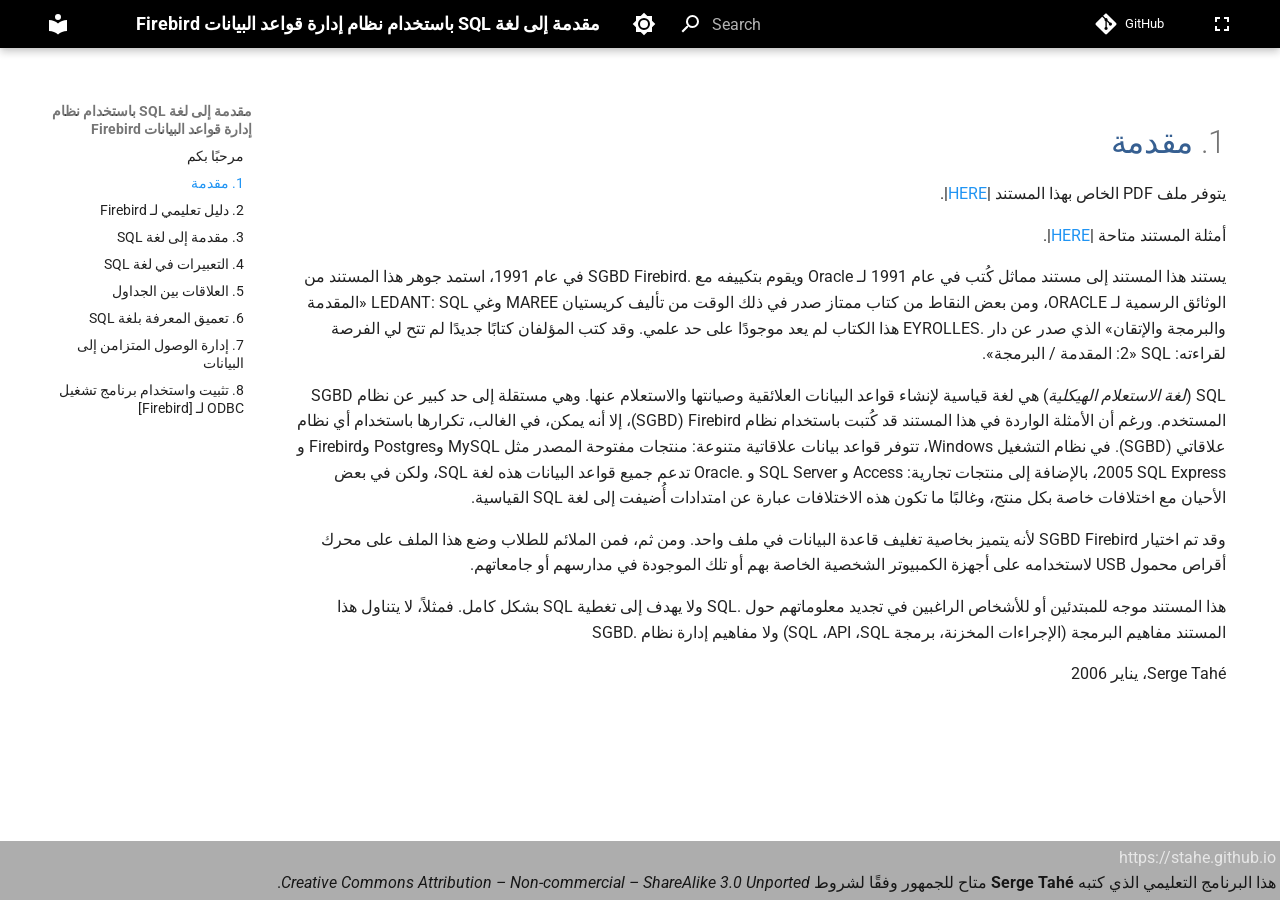
<file: mqdm.html>
<!doctype html>
<html lang="en" class="no-js">
  <head>
    
      <meta charset="utf-8">
      <meta name="viewport" content="width=device-width,initial-scale=1">
      
        <meta name="description" content="مقدمة إلى لغة SQL باستخدام نظام إدارة قواعد البيانات Firebird">
      
      
        <meta name="author" content="Serge Tahé">
      
      
        <link rel="canonical" href="https://stahe.github.io/ar-sql-firebird-janv-2006/mqdm.html">
      
      
        <link rel="prev" href="index.html">
      
      
        <link rel="next" href="dlyl-tlymy-l-firebird.html">
      
      
        
      
      
      <link rel="icon" href="assets/images/favicon.png">
      <meta name="generator" content="mkdocs-1.6.1, mkdocs-material-9.7.0">
    
    
      
        <title>1. مقدمة - مقدمة إلى لغة SQL باستخدام نظام إدارة قواعد البيانات Firebird</title>
      
    
    
      <link rel="stylesheet" href="assets/stylesheets/main.618322db.min.css">
      
        
        <link rel="stylesheet" href="assets/stylesheets/palette.ab4e12ef.min.css">
      
      


    
    
      
    
    
      
        
        
        <link rel="preconnect" href="https://fonts.gstatic.com" crossorigin>
        <link rel="stylesheet" href="https://fonts.googleapis.com/css?family=Roboto:300,300i,400,400i,700,700i%7CRoboto+Mono:400,400i,700,700i&display=fallback">
        <style>:root{--md-text-font:"Roboto";--md-code-font:"Roboto Mono"}</style>
      
    
    
      <link rel="stylesheet" href="stylesheets/focus.css">
    
      <link rel="stylesheet" href="stylesheets/bidi.css">
    
    <script>__md_scope=new URL(".",location),__md_hash=e=>[...e].reduce(((e,_)=>(e<<5)-e+_.charCodeAt(0)),0),__md_get=(e,_=localStorage,t=__md_scope)=>JSON.parse(_.getItem(t.pathname+"."+e)),__md_set=(e,_,t=localStorage,a=__md_scope)=>{try{t.setItem(a.pathname+"."+e,JSON.stringify(_))}catch(e){}}</script>
    
      
  <script async src="https://www.googletagmanager.com/gtag/js?id=G-EBZC3JVJNR"></script>
  <script>
    window.dataLayer = window.dataLayer || [];
    function gtag(){dataLayer.push(arguments);}
    gtag('js', new Date());
    var siteName = "مقدمة إلى لغة SQL باستخدام نظام إدارة قواعد البيانات Firebird";
    gtag('config', 'G-EBZC3JVJNR', {
        'page_title': siteName
    });
  </script>

    
    
  </head>
  
  
    
    
      
    
    
    
    
    <body dir="ltr" data-md-color-scheme="default" data-md-color-primary="blue" data-md-color-accent="purple">
  
    
    <input class="md-toggle" data-md-toggle="drawer" type="checkbox" id="__drawer" autocomplete="off">
    <input class="md-toggle" data-md-toggle="search" type="checkbox" id="__search" autocomplete="off">
    <label class="md-overlay" for="__drawer"></label>
    <div data-md-component="skip">
      
        
        <a href="#1" class="md-skip">
          Skip to content
        </a>
      
    </div>
    <div data-md-component="announce">
      
    </div>
    
    
      

  

<header class="md-header md-header--shadow" data-md-component="header">
  <nav class="md-header__inner md-grid" aria-label="Header">
    <a href="index.html" title="مقدمة إلى لغة SQL باستخدام نظام إدارة قواعد البيانات Firebird" class="md-header__button md-logo" aria-label="مقدمة إلى لغة SQL باستخدام نظام إدارة قواعد البيانات Firebird" data-md-component="logo">
      
  
  <svg xmlns="http://www.w3.org/2000/svg" viewBox="0 0 24 24"><path d="M12 8a3 3 0 0 0 3-3 3 3 0 0 0-3-3 3 3 0 0 0-3 3 3 3 0 0 0 3 3m0 3.54C9.64 9.35 6.5 8 3 8v11c3.5 0 6.64 1.35 9 3.54 2.36-2.19 5.5-3.54 9-3.54V8c-3.5 0-6.64 1.35-9 3.54"/></svg>

    </a>
    <label class="md-header__button md-icon" for="__drawer">
      
      <svg xmlns="http://www.w3.org/2000/svg" viewBox="0 0 24 24"><path d="M3 6h18v2H3zm0 5h18v2H3zm0 5h18v2H3z"/></svg>
    </label>
    <div class="md-header__title" data-md-component="header-title">
      <div class="md-header__ellipsis">
        <div class="md-header__topic">
          <span class="md-ellipsis">
            مقدمة إلى لغة SQL باستخدام نظام إدارة قواعد البيانات Firebird
          </span>
        </div>
        <div class="md-header__topic" data-md-component="header-topic">
          <span class="md-ellipsis">
            
              1. مقدمة
            
          </span>
        </div>
      </div>
    </div>
    
      
        <form class="md-header__option" data-md-component="palette">
  
    
    
    
    <input class="md-option" data-md-color-media="(prefers-color-scheme: light)" data-md-color-scheme="default" data-md-color-primary="blue" data-md-color-accent="purple"  aria-label="التبديل إلى الوضع الداكن"  type="radio" name="__palette" id="__palette_0">
    
      <label class="md-header__button md-icon" title="التبديل إلى الوضع الداكن" for="__palette_1" hidden>
        <svg xmlns="http://www.w3.org/2000/svg" viewBox="0 0 24 24"><path d="M12 8a4 4 0 0 0-4 4 4 4 0 0 0 4 4 4 4 0 0 0 4-4 4 4 0 0 0-4-4m0 10a6 6 0 0 1-6-6 6 6 0 0 1 6-6 6 6 0 0 1 6 6 6 6 0 0 1-6 6m8-9.31V4h-4.69L12 .69 8.69 4H4v4.69L.69 12 4 15.31V20h4.69L12 23.31 15.31 20H20v-4.69L23.31 12z"/></svg>
      </label>
    
  
    
    
    
    <input class="md-option" data-md-color-media="(prefers-color-scheme: dark)" data-md-color-scheme="slate" data-md-color-primary="blue" data-md-color-accent="purple"  aria-label="التبديل إلى الوضع الفاتح"  type="radio" name="__palette" id="__palette_1">
    
      <label class="md-header__button md-icon" title="التبديل إلى الوضع الفاتح" for="__palette_0" hidden>
        <svg xmlns="http://www.w3.org/2000/svg" viewBox="0 0 24 24"><path d="M12 18c-.89 0-1.74-.2-2.5-.55C11.56 16.5 13 14.42 13 12s-1.44-4.5-3.5-5.45C10.26 6.2 11.11 6 12 6a6 6 0 0 1 6 6 6 6 0 0 1-6 6m8-9.31V4h-4.69L12 .69 8.69 4H4v4.69L.69 12 4 15.31V20h4.69L12 23.31 15.31 20H20v-4.69L23.31 12z"/></svg>
      </label>
    
  
</form>
      
    
    
      <script>var palette=__md_get("__palette");if(palette&&palette.color){if("(prefers-color-scheme)"===palette.color.media){var media=matchMedia("(prefers-color-scheme: light)"),input=document.querySelector(media.matches?"[data-md-color-media='(prefers-color-scheme: light)']":"[data-md-color-media='(prefers-color-scheme: dark)']");palette.color.media=input.getAttribute("data-md-color-media"),palette.color.scheme=input.getAttribute("data-md-color-scheme"),palette.color.primary=input.getAttribute("data-md-color-primary"),palette.color.accent=input.getAttribute("data-md-color-accent")}for(var[key,value]of Object.entries(palette.color))document.body.setAttribute("data-md-color-"+key,value)}</script>
    
    
    
      
      
        <label class="md-header__button md-icon" for="__search">
          
          <svg xmlns="http://www.w3.org/2000/svg" viewBox="0 0 24 24"><path d="M9.5 3A6.5 6.5 0 0 1 16 9.5c0 1.61-.59 3.09-1.56 4.23l.27.27h.79l5 5-1.5 1.5-5-5v-.79l-.27-.27A6.52 6.52 0 0 1 9.5 16 6.5 6.5 0 0 1 3 9.5 6.5 6.5 0 0 1 9.5 3m0 2C7 5 5 7 5 9.5S7 14 9.5 14 14 12 14 9.5 12 5 9.5 5"/></svg>
        </label>
        <div class="md-search" data-md-component="search" role="dialog">
  <label class="md-search__overlay" for="__search"></label>
  <div class="md-search__inner" role="search">
    <form class="md-search__form" name="search">
      <input type="text" class="md-search__input" name="query" aria-label="Search" placeholder="Search" autocapitalize="off" autocorrect="off" autocomplete="off" spellcheck="false" data-md-component="search-query" required>
      <label class="md-search__icon md-icon" for="__search">
        
        <svg xmlns="http://www.w3.org/2000/svg" viewBox="0 0 24 24"><path d="M9.5 3A6.5 6.5 0 0 1 16 9.5c0 1.61-.59 3.09-1.56 4.23l.27.27h.79l5 5-1.5 1.5-5-5v-.79l-.27-.27A6.52 6.52 0 0 1 9.5 16 6.5 6.5 0 0 1 3 9.5 6.5 6.5 0 0 1 9.5 3m0 2C7 5 5 7 5 9.5S7 14 9.5 14 14 12 14 9.5 12 5 9.5 5"/></svg>
        
        <svg xmlns="http://www.w3.org/2000/svg" viewBox="0 0 24 24"><path d="M20 11v2H8l5.5 5.5-1.42 1.42L4.16 12l7.92-7.92L13.5 5.5 8 11z"/></svg>
      </label>
      <nav class="md-search__options" aria-label="Search">
        
        <button type="reset" class="md-search__icon md-icon" title="Clear" aria-label="Clear" tabindex="-1">
          
          <svg xmlns="http://www.w3.org/2000/svg" viewBox="0 0 24 24"><path d="M19 6.41 17.59 5 12 10.59 6.41 5 5 6.41 10.59 12 5 17.59 6.41 19 12 13.41 17.59 19 19 17.59 13.41 12z"/></svg>
        </button>
      </nav>
      
    </form>
    <div class="md-search__output">
      <div class="md-search__scrollwrap" tabindex="0" data-md-scrollfix>
        <div class="md-search-result" data-md-component="search-result">
          <div class="md-search-result__meta">
            Initializing search
          </div>
          <ol class="md-search-result__list" role="presentation"></ol>
        </div>
      </div>
    </div>
  </div>
</div>
      
    
    
      <div class="md-header__source">
        <a href="https://stahe.github.io/ar-sql-firebird-janv-2006" title="Go to repository" class="md-source" data-md-component="source">
  <div class="md-source__icon md-icon">
    
    <svg xmlns="http://www.w3.org/2000/svg" viewBox="0 0 448 512"><!--! Font Awesome Free 7.1.0 by @fontawesome - https://fontawesome.com License - https://fontawesome.com/license/free (Icons: CC BY 4.0, Fonts: SIL OFL 1.1, Code: MIT License) Copyright 2025 Fonticons, Inc.--><path d="M439.6 236.1 244 40.5c-5.4-5.5-12.8-8.5-20.4-8.5s-15 3-20.4 8.4L162.5 81l51.5 51.5c27.1-9.1 52.7 16.8 43.4 43.7l49.7 49.7c34.2-11.8 61.2 31 35.5 56.7-26.5 26.5-70.2-2.9-56-37.3L240.3 199v121.9c25.3 12.5 22.3 41.8 9.1 55-6.4 6.4-15.2 10.1-24.3 10.1s-17.8-3.6-24.3-10.1c-17.6-17.6-11.1-46.9 11.2-56v-123c-20.8-8.5-24.6-30.7-18.6-45L142.6 101 8.5 235.1C3 240.6 0 247.9 0 255.5s3 15 8.5 20.4l195.6 195.7c5.4 5.4 12.7 8.4 20.4 8.4s15-3 20.4-8.4l194.7-194.7c5.4-5.4 8.4-12.8 8.4-20.4s-3-15-8.4-20.4"/></svg>
  </div>
  <div class="md-source__repository">
    GitHub
  </div>
</a>
      </div>
    
  </nav>
  
</header>
    
    <div class="md-container" data-md-component="container">
      
      
        
          
        
      
      <main class="md-main" data-md-component="main">
        <div class="md-main__inner md-grid">
          
            
              
              <div class="md-sidebar md-sidebar--primary" data-md-component="sidebar" data-md-type="navigation" >
                <div class="md-sidebar__scrollwrap">
                  <div class="md-sidebar__inner">
                    



  

<nav class="md-nav md-nav--primary md-nav--integrated" aria-label="Navigation" data-md-level="0">
  <label class="md-nav__title" for="__drawer">
    <a href="index.html" title="مقدمة إلى لغة SQL باستخدام نظام إدارة قواعد البيانات Firebird" class="md-nav__button md-logo" aria-label="مقدمة إلى لغة SQL باستخدام نظام إدارة قواعد البيانات Firebird" data-md-component="logo">
      
  
  <svg xmlns="http://www.w3.org/2000/svg" viewBox="0 0 24 24"><path d="M12 8a3 3 0 0 0 3-3 3 3 0 0 0-3-3 3 3 0 0 0-3 3 3 3 0 0 0 3 3m0 3.54C9.64 9.35 6.5 8 3 8v11c3.5 0 6.64 1.35 9 3.54 2.36-2.19 5.5-3.54 9-3.54V8c-3.5 0-6.64 1.35-9 3.54"/></svg>

    </a>
    مقدمة إلى لغة SQL باستخدام نظام إدارة قواعد البيانات Firebird
  </label>
  
    <div class="md-nav__source">
      <a href="https://stahe.github.io/ar-sql-firebird-janv-2006" title="Go to repository" class="md-source" data-md-component="source">
  <div class="md-source__icon md-icon">
    
    <svg xmlns="http://www.w3.org/2000/svg" viewBox="0 0 448 512"><!--! Font Awesome Free 7.1.0 by @fontawesome - https://fontawesome.com License - https://fontawesome.com/license/free (Icons: CC BY 4.0, Fonts: SIL OFL 1.1, Code: MIT License) Copyright 2025 Fonticons, Inc.--><path d="M439.6 236.1 244 40.5c-5.4-5.5-12.8-8.5-20.4-8.5s-15 3-20.4 8.4L162.5 81l51.5 51.5c27.1-9.1 52.7 16.8 43.4 43.7l49.7 49.7c34.2-11.8 61.2 31 35.5 56.7-26.5 26.5-70.2-2.9-56-37.3L240.3 199v121.9c25.3 12.5 22.3 41.8 9.1 55-6.4 6.4-15.2 10.1-24.3 10.1s-17.8-3.6-24.3-10.1c-17.6-17.6-11.1-46.9 11.2-56v-123c-20.8-8.5-24.6-30.7-18.6-45L142.6 101 8.5 235.1C3 240.6 0 247.9 0 255.5s3 15 8.5 20.4l195.6 195.7c5.4 5.4 12.7 8.4 20.4 8.4s15-3 20.4-8.4l194.7-194.7c5.4-5.4 8.4-12.8 8.4-20.4s-3-15-8.4-20.4"/></svg>
  </div>
  <div class="md-source__repository">
    GitHub
  </div>
</a>
    </div>
  
  <ul class="md-nav__list" data-md-scrollfix>
    
      
      
  
  
  
  
    <li class="md-nav__item">
      <a href="index.html" class="md-nav__link">
        
  
  
  <span class="md-ellipsis">
    
  
    مرحبًا بكم
  

    
  </span>
  
  

      </a>
    </li>
  

    
      
      
  
  
    
  
  
  
    <li class="md-nav__item md-nav__item--active">
      
      <input class="md-nav__toggle md-toggle" type="checkbox" id="__toc">
      
      
        
      
      
      <a href="mqdm.html" class="md-nav__link md-nav__link--active">
        
  
  
  <span class="md-ellipsis">
    
  
    1. مقدمة
  

    
  </span>
  
  

      </a>
      
    </li>
  

    
      
      
  
  
  
  
    <li class="md-nav__item">
      <a href="dlyl-tlymy-l-firebird.html" class="md-nav__link">
        
  
  
  <span class="md-ellipsis">
    
  
    2. دليل تعليمي لـ Firebird
  

    
  </span>
  
  

      </a>
    </li>
  

    
      
      
  
  
  
  
    <li class="md-nav__item">
      <a href="mqdm-l-l-sql.html" class="md-nav__link">
        
  
  
  <span class="md-ellipsis">
    
  
    3. مقدمة إلى لغة SQL
  

    
  </span>
  
  

      </a>
    </li>
  

    
      
      
  
  
  
  
    <li class="md-nav__item">
      <a href="ltbyrt-fy-l-sql.html" class="md-nav__link">
        
  
  
  <span class="md-ellipsis">
    
  
    4. التعبيرات في لغة SQL
  

    
  </span>
  
  

      </a>
    </li>
  

    
      
      
  
  
  
  
    <li class="md-nav__item">
      <a href="llqt-byn-ljdwl.html" class="md-nav__link">
        
  
  
  <span class="md-ellipsis">
    
  
    5. العلاقات بين الجداول
  

    
  </span>
  
  

      </a>
    </li>
  

    
      
      
  
  
  
  
    <li class="md-nav__item">
      <a href="tmyq-lmrf-bl-sql.html" class="md-nav__link">
        
  
  
  <span class="md-ellipsis">
    
  
    6. تعميق المعرفة بلغة SQL
  

    
  </span>
  
  

      </a>
    </li>
  

    
      
      
  
  
  
  
    <li class="md-nav__item">
      <a href="dr-lwwl-lmtzmn-l-lbynt.html" class="md-nav__link">
        
  
  
  <span class="md-ellipsis">
    
  
    7. إدارة الوصول المتزامن إلى البيانات
  

    
  </span>
  
  

      </a>
    </li>
  

    
      
      
  
  
  
  
    <li class="md-nav__item">
      <a href="tthbyt-wstkhdm-brnmj-tshyl-odbc-l-firebird.html" class="md-nav__link">
        
  
  
  <span class="md-ellipsis">
    
  
    8. تثبيت واستخدام برنامج تشغيل ODBC لـ [Firebird]
  

    
  </span>
  
  

      </a>
    </li>
  

    
  </ul>
</nav>
                  </div>
                </div>
              </div>
            
            
          
          
            <div class="md-content" data-md-component="content">
              
              <article class="md-content__inner md-typeset">
                
                  



<h1 id="1">1. <span style="color: #365f91">مقدمة</span></h1>
<p>يتوفر ملف <bdi dir="ltr" class="odt-ltr-term">PDF</bdi> الخاص بهذا المستند |<a href="https://1drv.ms/b/c/f53a919f43d27eb5/IQCLBqxot8ncQqHe6h59n0NsAde8Vk2uwJjZYNcvfsazsOA?e=dCOQpj"><bdi dir="ltr" class="odt-ltr-term">HERE</bdi></a>|.</p>
<p>أمثلة المستند متاحة |<a href="https://1drv.ms/u/c/f53a919f43d27eb5/IQBn8EOWIXxGQawR8kcEhE8QAb6fjg8OZU9sRB8tHUsXCCk?e=iMM2X0"><bdi dir="ltr" class="odt-ltr-term">HERE</bdi></a>|.</p>
<p>يستند هذا المستند إلى مستند مماثل كُتب في عام 1991 لـ <bdi dir="ltr" class="odt-ltr-term">Oracle</bdi> ويقوم بتكييفه مع <bdi dir="ltr" class="odt-ltr-term">SGBD Firebird.</bdi> في عام 1991، استمد جوهر هذا المستند من الوثائق الرسمية لـ <bdi dir="ltr" class="odt-ltr-term">ORACLE</bdi>، ومن بعض النقاط من كتاب ممتاز صدر في ذلك الوقت من تأليف كريستيان <bdi dir="ltr" class="odt-ltr-term">MAREE</bdi> وغي <bdi dir="ltr" class="odt-ltr-term">LEDANT: SQL</bdi> «المقدمة والبرمجة والإتقان» الذي صدر عن دار <bdi dir="ltr" class="odt-ltr-term">EYROLLES.</bdi> هذا الكتاب لم يعد موجودًا على حد علمي. وقد كتب المؤلفان كتابًا جديدًا لم تتح لي الفرصة لقراءته: <bdi dir="ltr" class="odt-ltr-term">SQL</bdi> «2: المقدمة / البرمجة».</p>
<p><bdi dir="ltr" class="odt-ltr-term">SQL</bdi> (<em>لغة الاستعلام الهيكلية</em>) هي لغة قياسية لإنشاء قواعد البيانات العلائقية وصيانتها والاستعلام عنها. وهي مستقلة إلى حد كبير عن نظام <bdi dir="ltr" class="odt-ltr-term">SGBD</bdi> المستخدم. ورغم أن الأمثلة الواردة في هذا المستند قد كُتبت باستخدام نظام <bdi dir="ltr" class="odt-ltr-term">Firebird</bdi> (<bdi dir="ltr" class="odt-ltr-term">SGBD</bdi>)، إلا أنه يمكن، في الغالب، تكرارها باستخدام أي نظام علاقاتي (<bdi dir="ltr" class="odt-ltr-term">SGBD</bdi>). في نظام التشغيل <bdi dir="ltr" class="odt-ltr-term">Windows</bdi>، تتوفر قواعد بيانات علاقاتية متنوعة: منتجات مفتوحة المصدر مثل <bdi dir="ltr" class="odt-ltr-term">MySQL</bdi> و<bdi dir="ltr" class="odt-ltr-term">Postgres</bdi> و<bdi dir="ltr" class="odt-ltr-term">Firebird</bdi> و<bdi dir="ltr" class="odt-ltr-term">SQL Express</bdi> 2005، بالإضافة إلى منتجات تجارية: <bdi dir="ltr" class="odt-ltr-term">Access</bdi> و <bdi dir="ltr" class="odt-ltr-term">SQL Server</bdi> و <bdi dir="ltr" class="odt-ltr-term">Oracle.</bdi> تدعم جميع قواعد البيانات هذه لغة <bdi dir="ltr" class="odt-ltr-term">SQL</bdi>، ولكن في بعض الأحيان مع اختلافات خاصة بكل منتج، وغالبًا ما تكون هذه الاختلافات عبارة عن امتدادات أُضيفت إلى لغة <bdi dir="ltr" class="odt-ltr-term">SQL</bdi> القياسية.</p>
<p>وقد تم اختيار <bdi dir="ltr" class="odt-ltr-term">SGBD Firebird</bdi> لأنه يتميز بخاصية تغليف قاعدة البيانات في ملف واحد. ومن ثم، فمن الملائم للطلاب وضع هذا الملف على محرك أقراص محمول <bdi dir="ltr" class="odt-ltr-term">USB</bdi> لاستخدامه على أجهزة الكمبيوتر الشخصية الخاصة بهم أو تلك الموجودة في مدارسهم أو جامعاتهم.</p>
<p>هذا المستند موجه للمبتدئين أو للأشخاص الراغبين في تجديد معلوماتهم حول <bdi dir="ltr" class="odt-ltr-term">SQL.</bdi> ولا يهدف إلى تغطية <bdi dir="ltr" class="odt-ltr-term">SQL</bdi> بشكل كامل. فمثلاً، لا يتناول هذا المستند مفاهيم البرمجة (الإجراءات المخزنة، برمجة <bdi dir="ltr" class="odt-ltr-term">SQL</bdi>، <bdi dir="ltr" class="odt-ltr-term">API</bdi>، <bdi dir="ltr" class="odt-ltr-term">SQL</bdi>) ولا مفاهيم إدارة نظام <bdi dir="ltr" class="odt-ltr-term">SGBD.</bdi></p>
<p><bdi dir="ltr" class="odt-ltr-term">Serge Tahé</bdi>، يناير 2006</p>









  




                
              </article>
            </div>
          
          
<script>var target=document.getElementById(location.hash.slice(1));target&&target.name&&(target.checked=target.name.startsWith("__tabbed_"))</script>
        </div>
        
          <button type="button" class="md-top md-icon" data-md-component="top" hidden>
  
  <svg xmlns="http://www.w3.org/2000/svg" viewBox="0 0 24 24"><path d="M13 20h-2V8l-5.5 5.5-1.42-1.42L12 4.16l7.92 7.92-1.42 1.42L13 8z"/></svg>
  Back to top
</button>
        
      </main>
      
        
  <div class="md-footer-meta md-typeset">
    <div class="md-footer-meta__inner">

      <div>
        <a href="https://stahe.github.io" target="_blank">
          https://stahe.github.io
        </a>
        <br>
        هذا البرنامج التعليمي الذي كتبه <strong>Serge Tahé</strong> متاح للجمهور وفقًا لشروط
<em>Creative Commons Attribution – Non-commercial –
ShareAlike 3.0 Unported</em>.
      </div>

    </div>
  </div>

      
    </div>
    <div class="md-dialog" data-md-component="dialog">
      <div class="md-dialog__inner md-typeset"></div>
    </div>
    
    
    
      
      
      <script id="__config" type="application/json">{"annotate": null, "base": ".", "features": ["navigation.sections", "navigation.indexes", "navigation.expand", "toc.integrate", "navigation.top"], "search": "assets/javascripts/workers/search.7a47a382.min.js", "tags": null, "translations": {"clipboard.copied": "Copied to clipboard", "clipboard.copy": "Copy to clipboard", "search.result.more.one": "1 more on this page", "search.result.more.other": "# more on this page", "search.result.none": "No matching documents", "search.result.one": "1 matching document", "search.result.other": "# matching documents", "search.result.placeholder": "Type to start searching", "search.result.term.missing": "Missing", "select.version": "Select version"}, "version": null}</script>
    
    
      <script src="assets/javascripts/bundle.e71a0d61.min.js"></script>
      
        <script src="javascripts/focus.js"></script>
      
    
  </body>
</html>
</file>
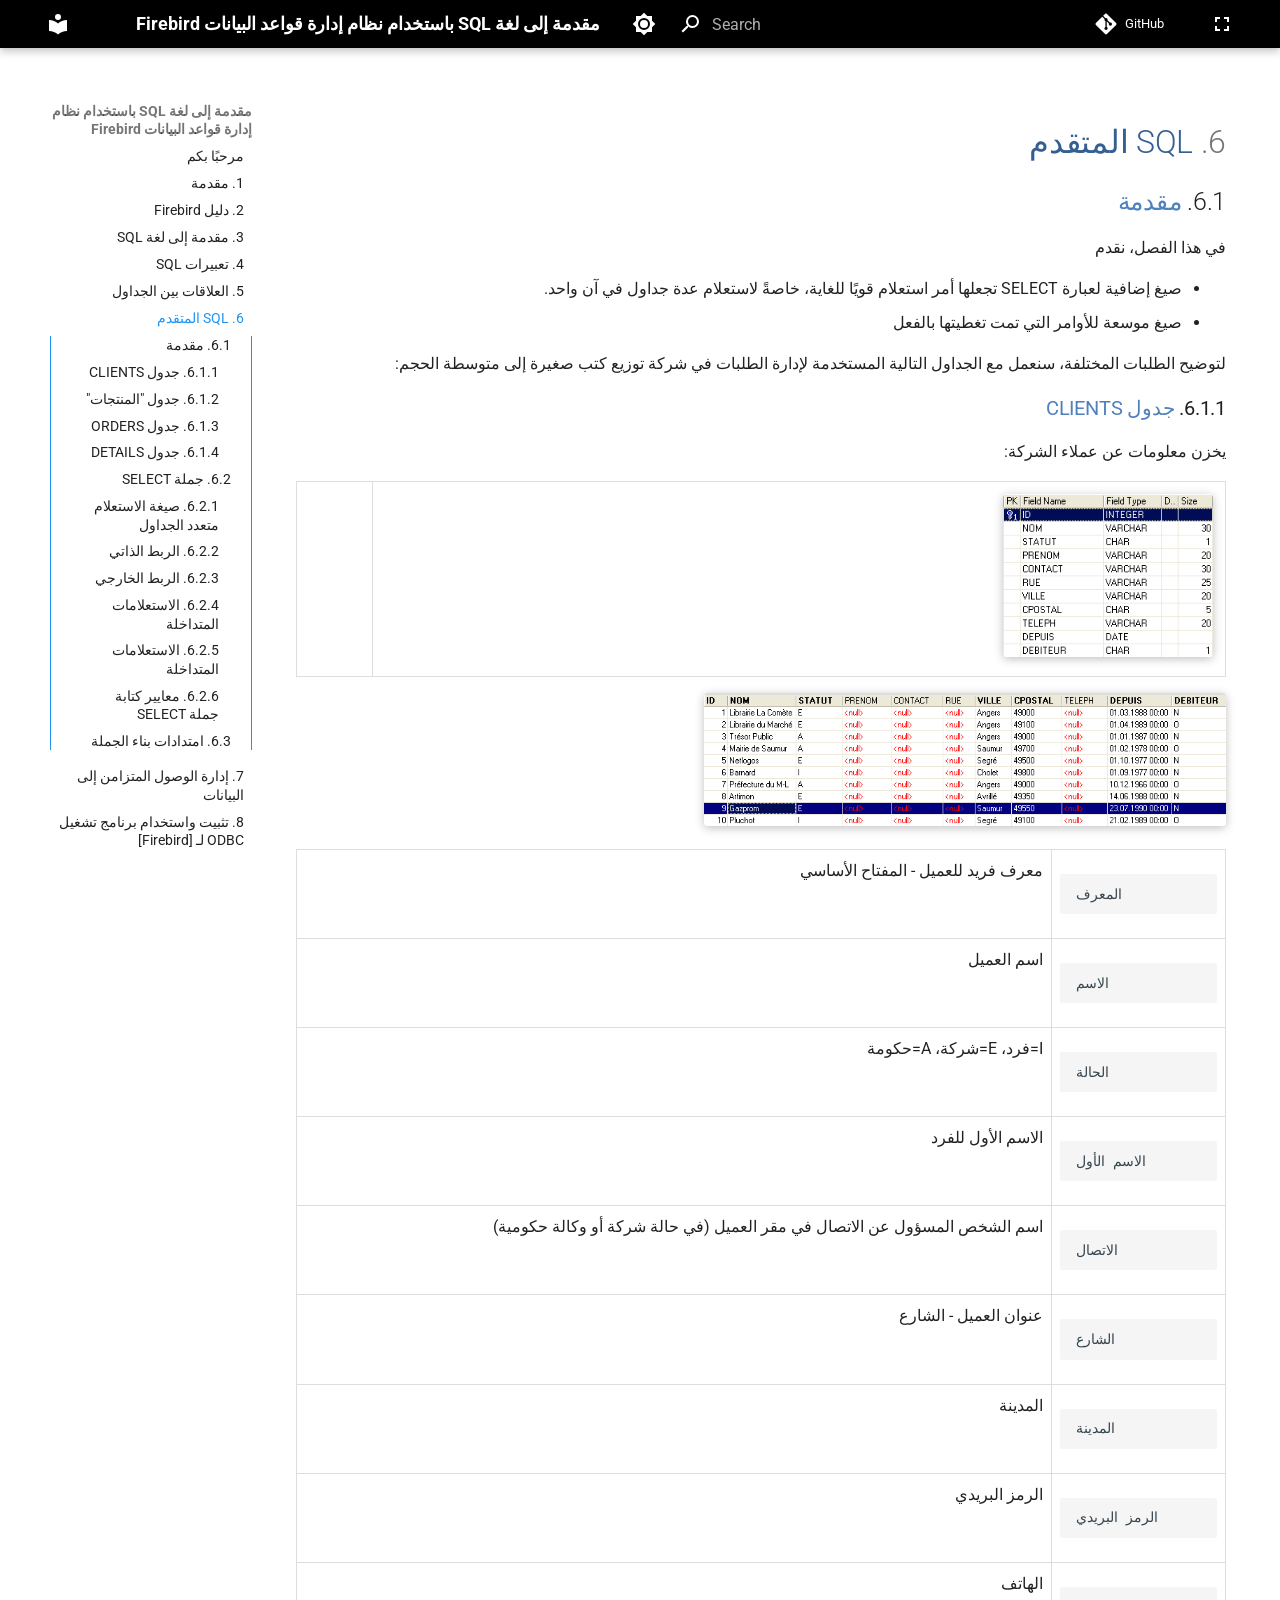
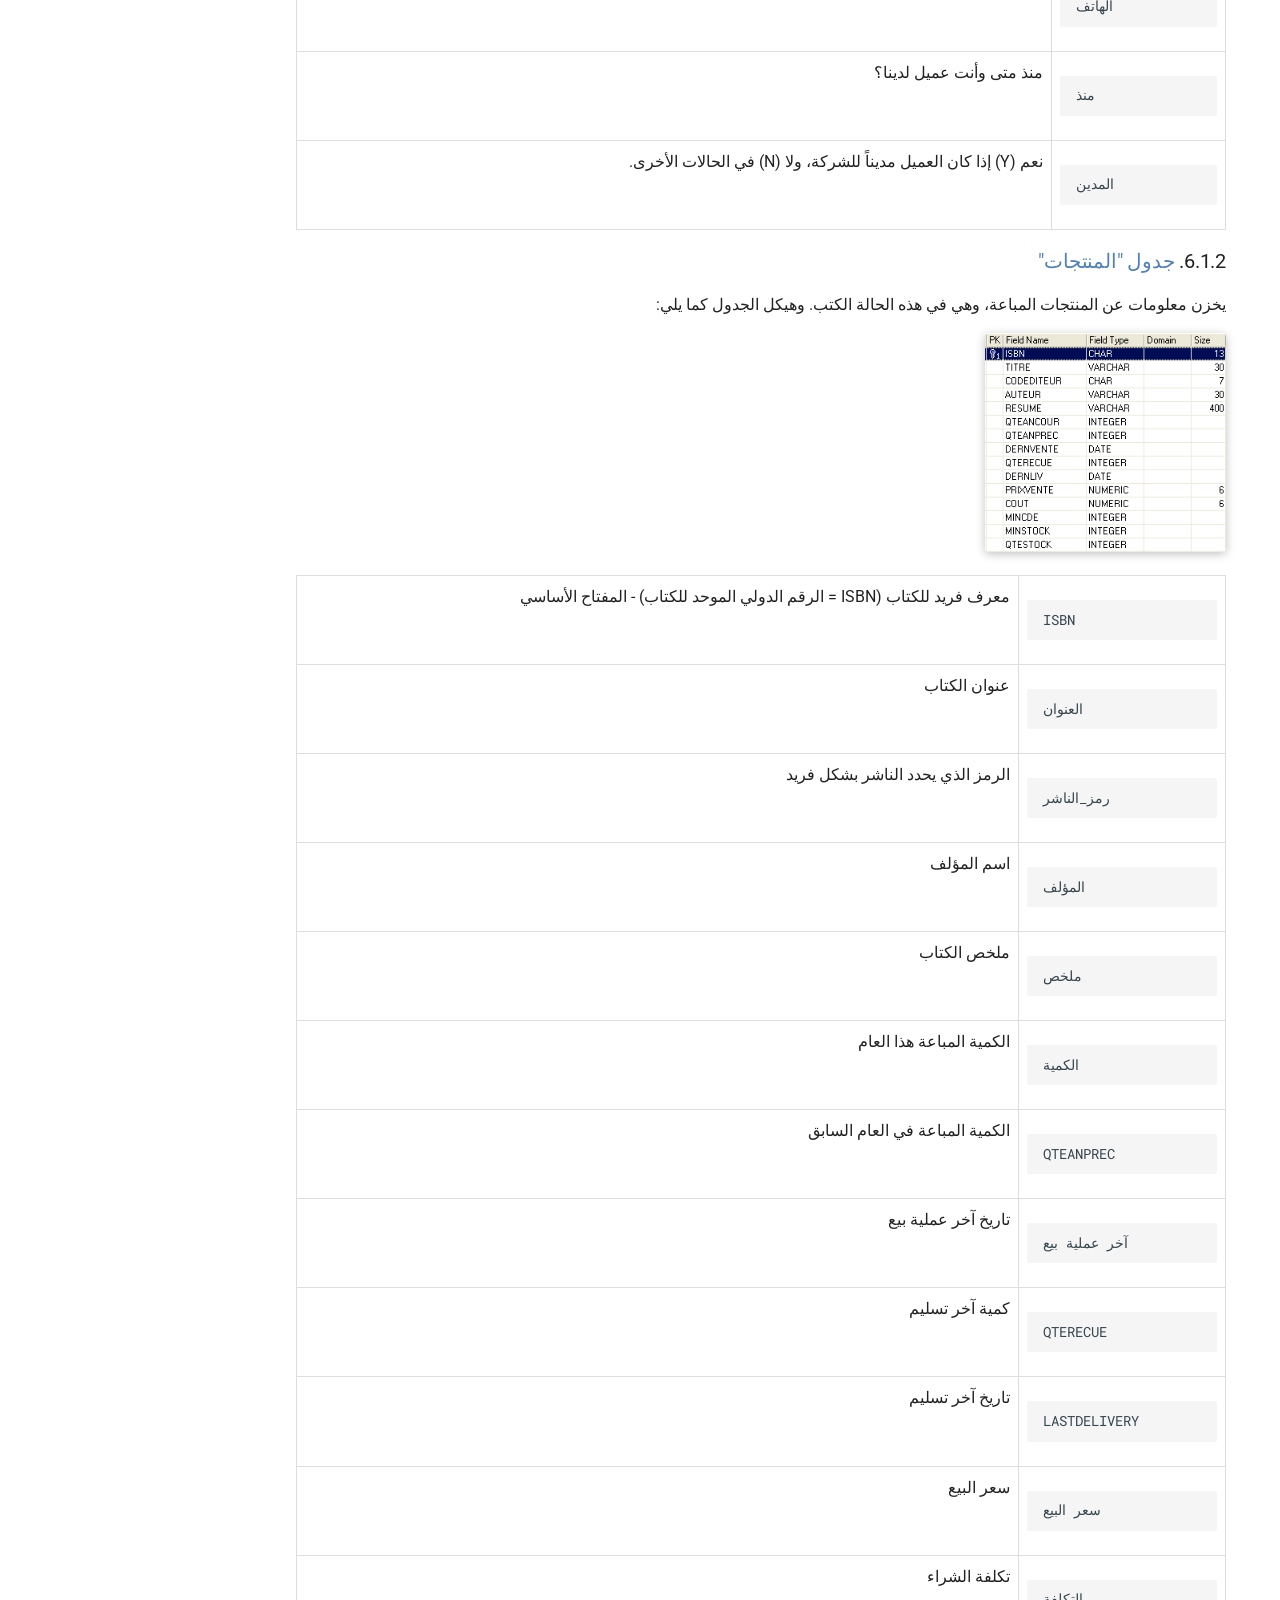
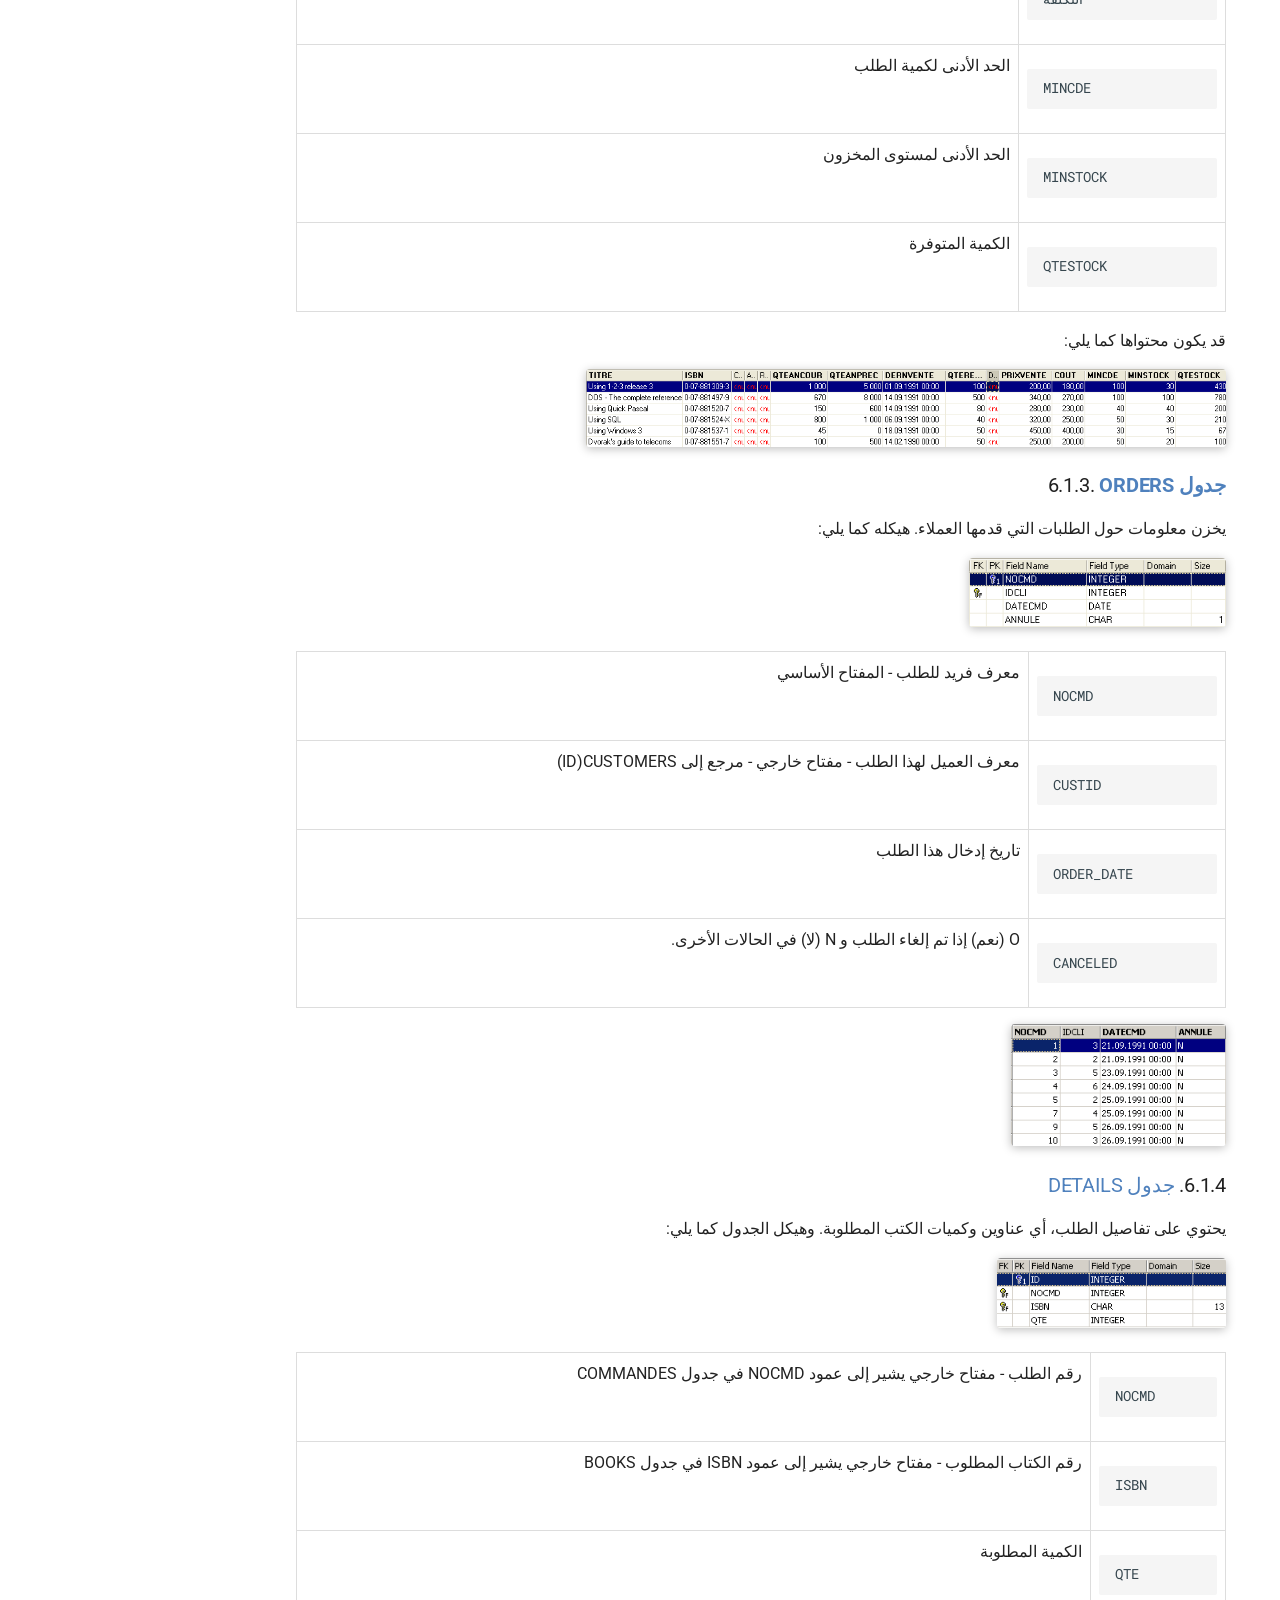
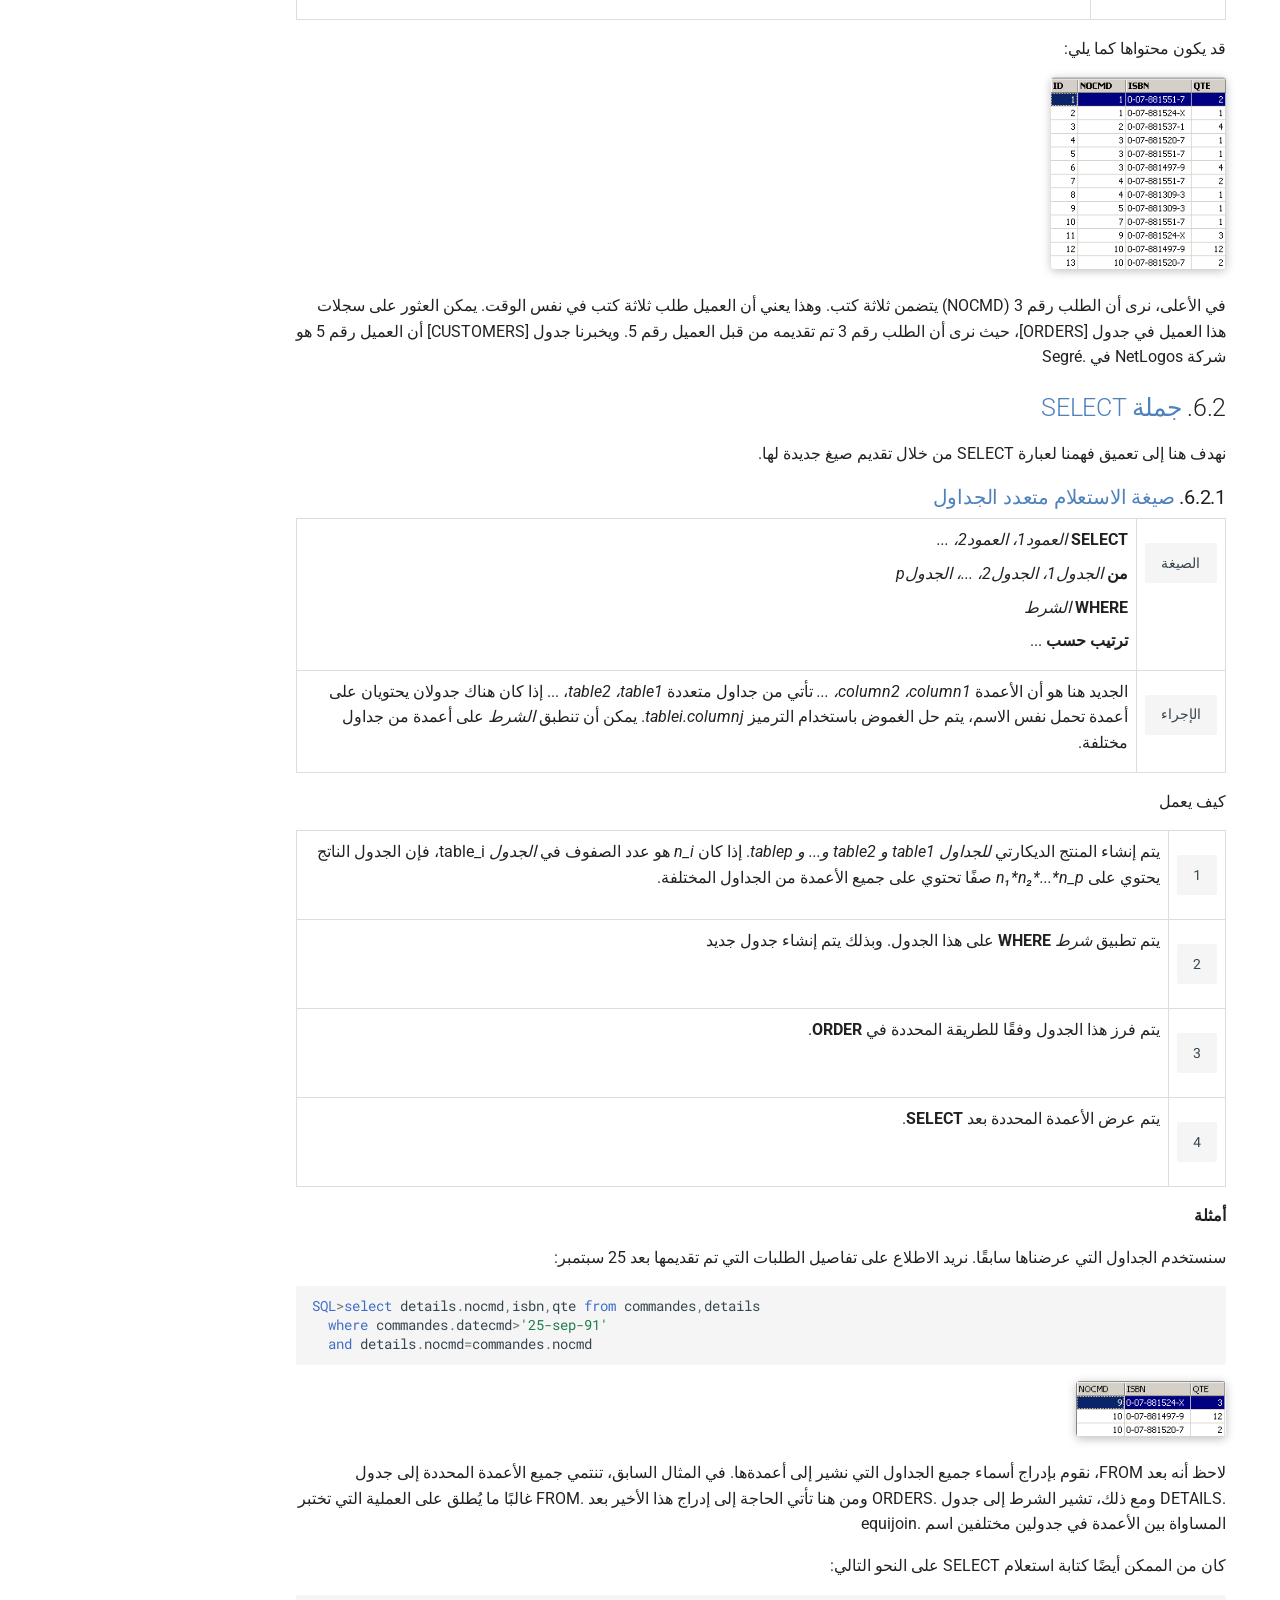
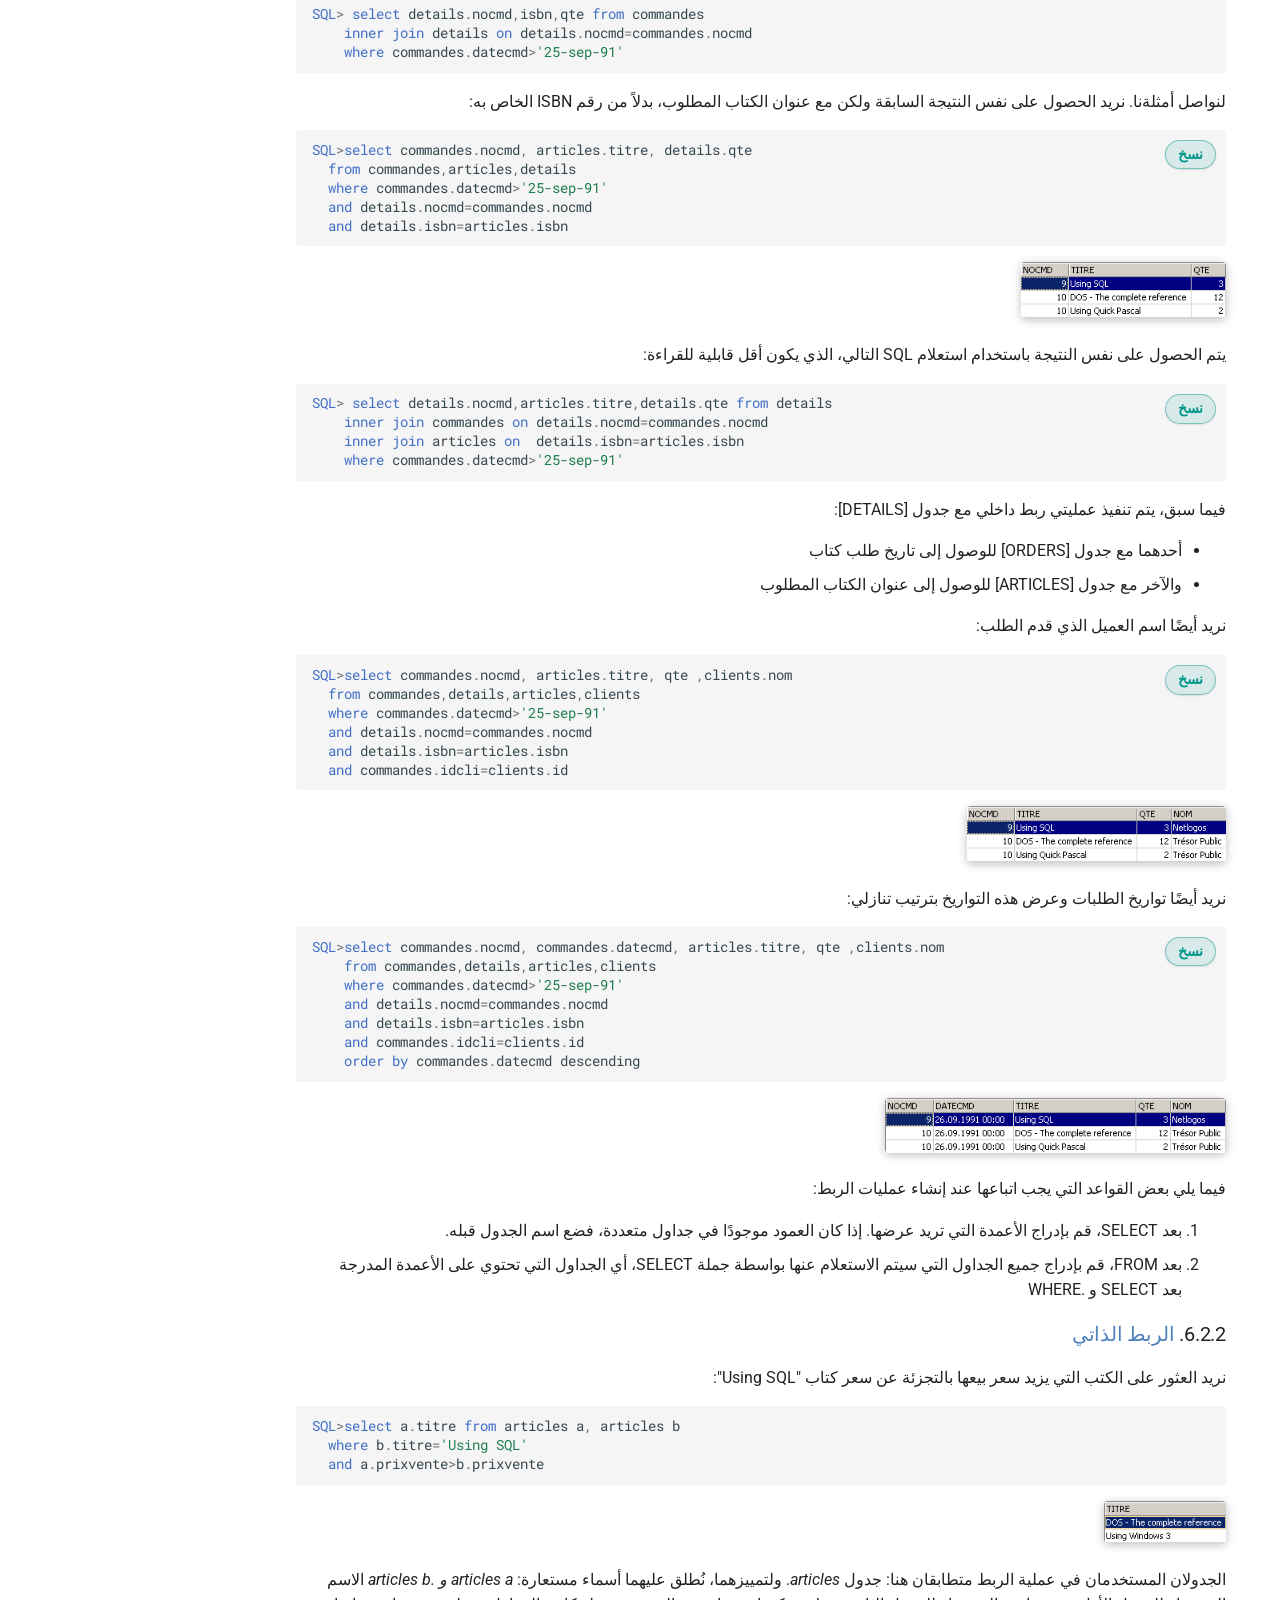
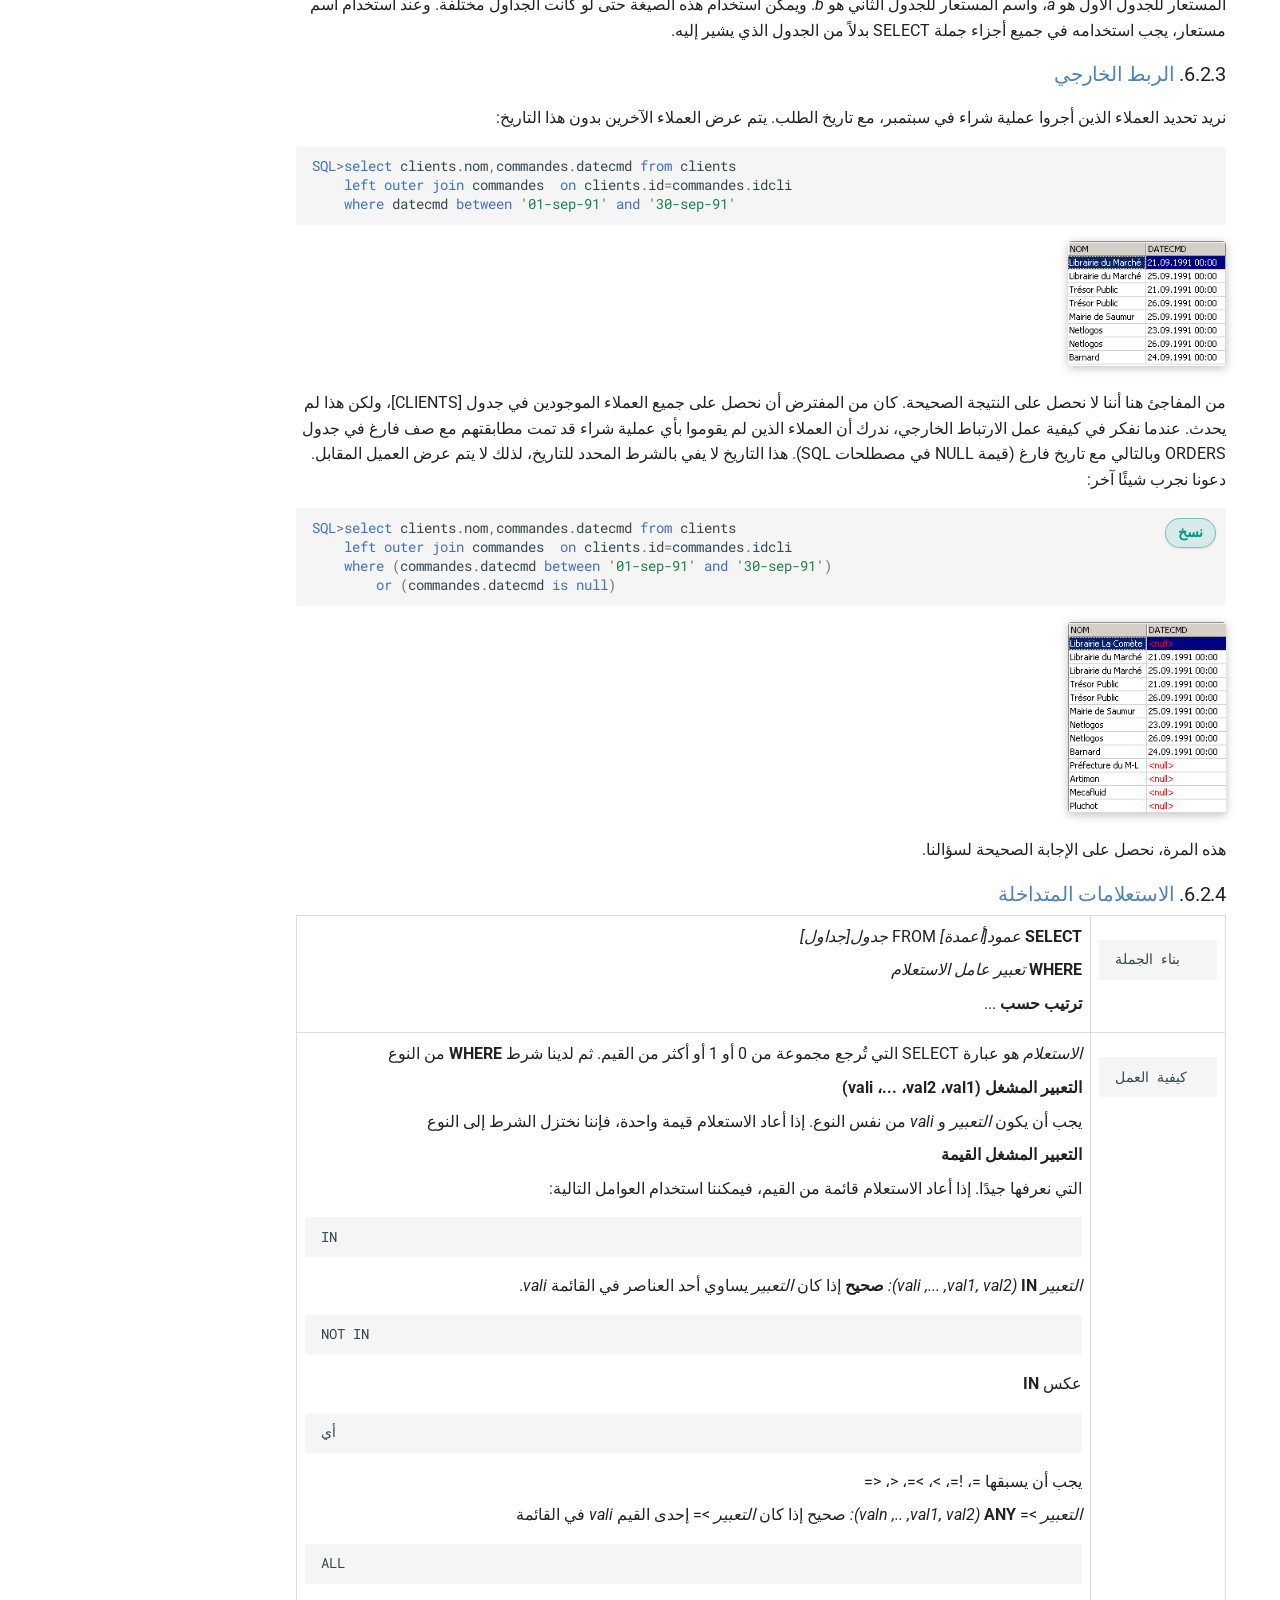
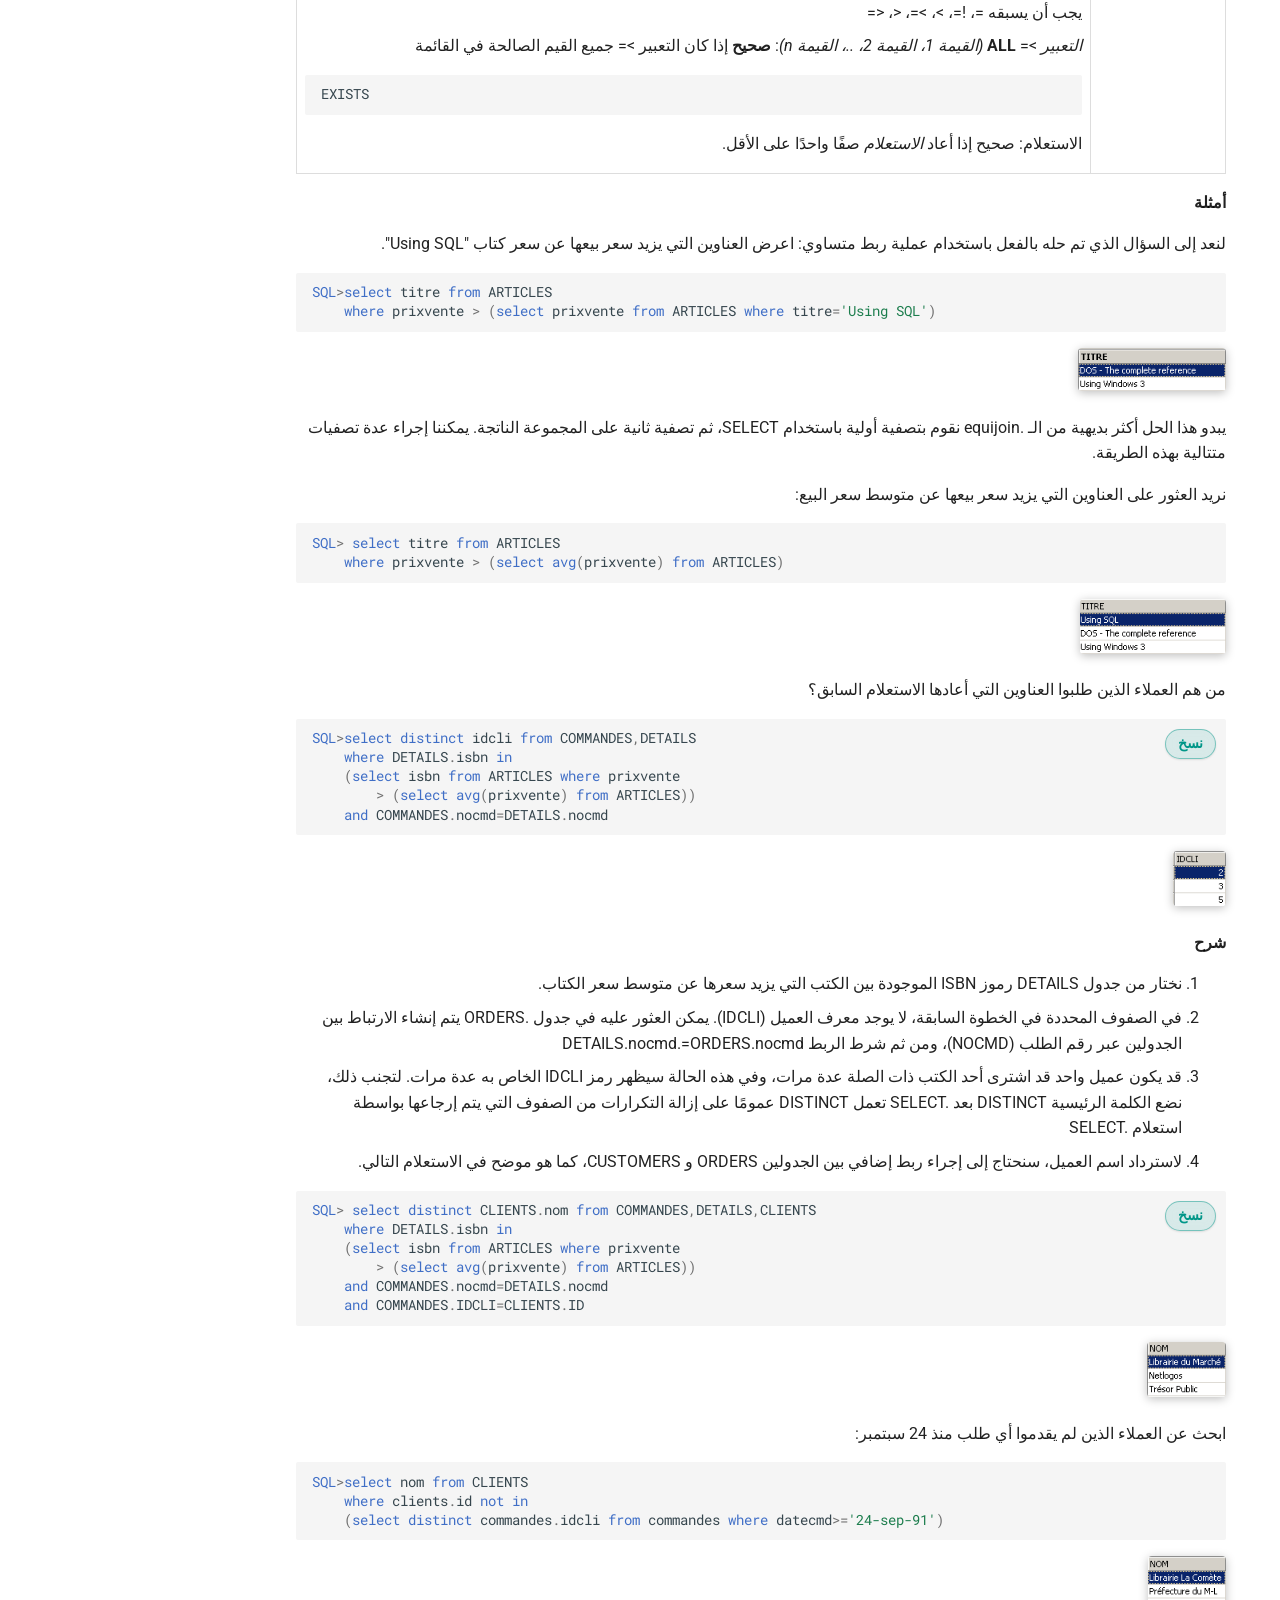
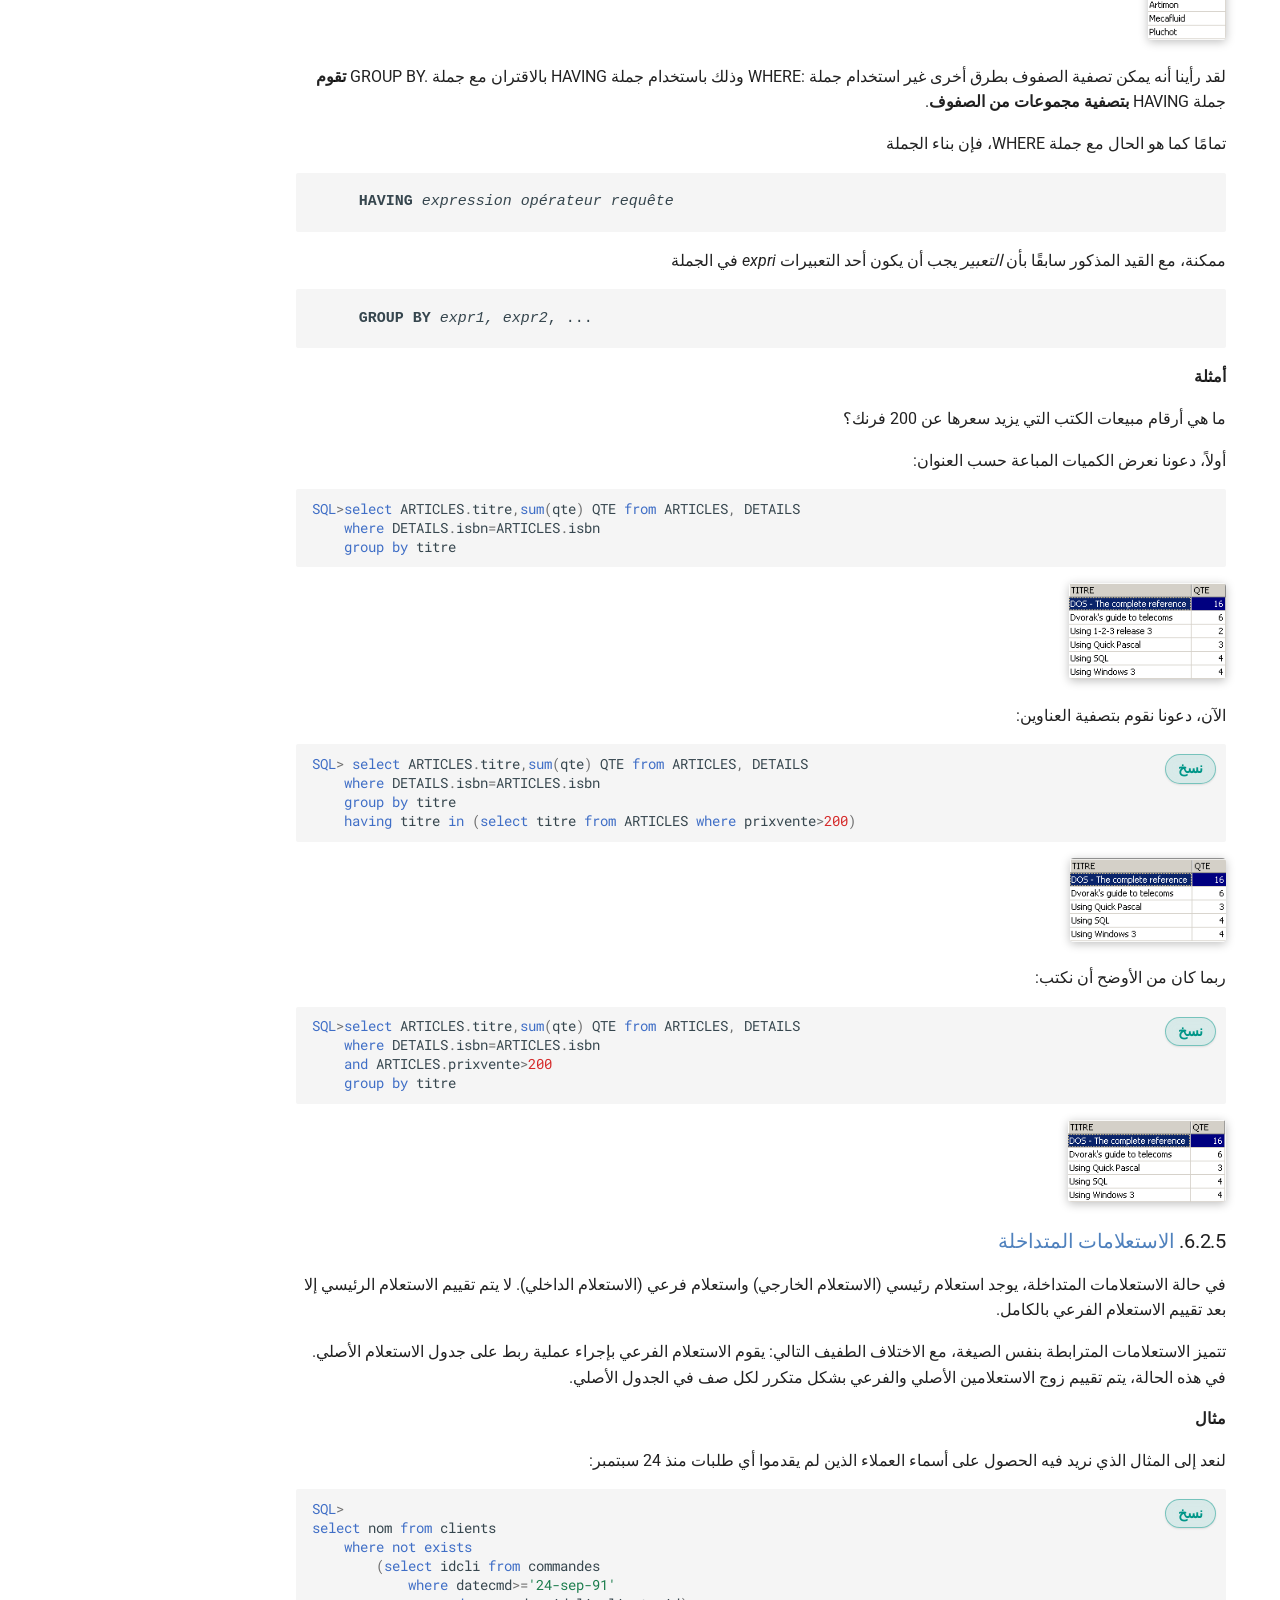
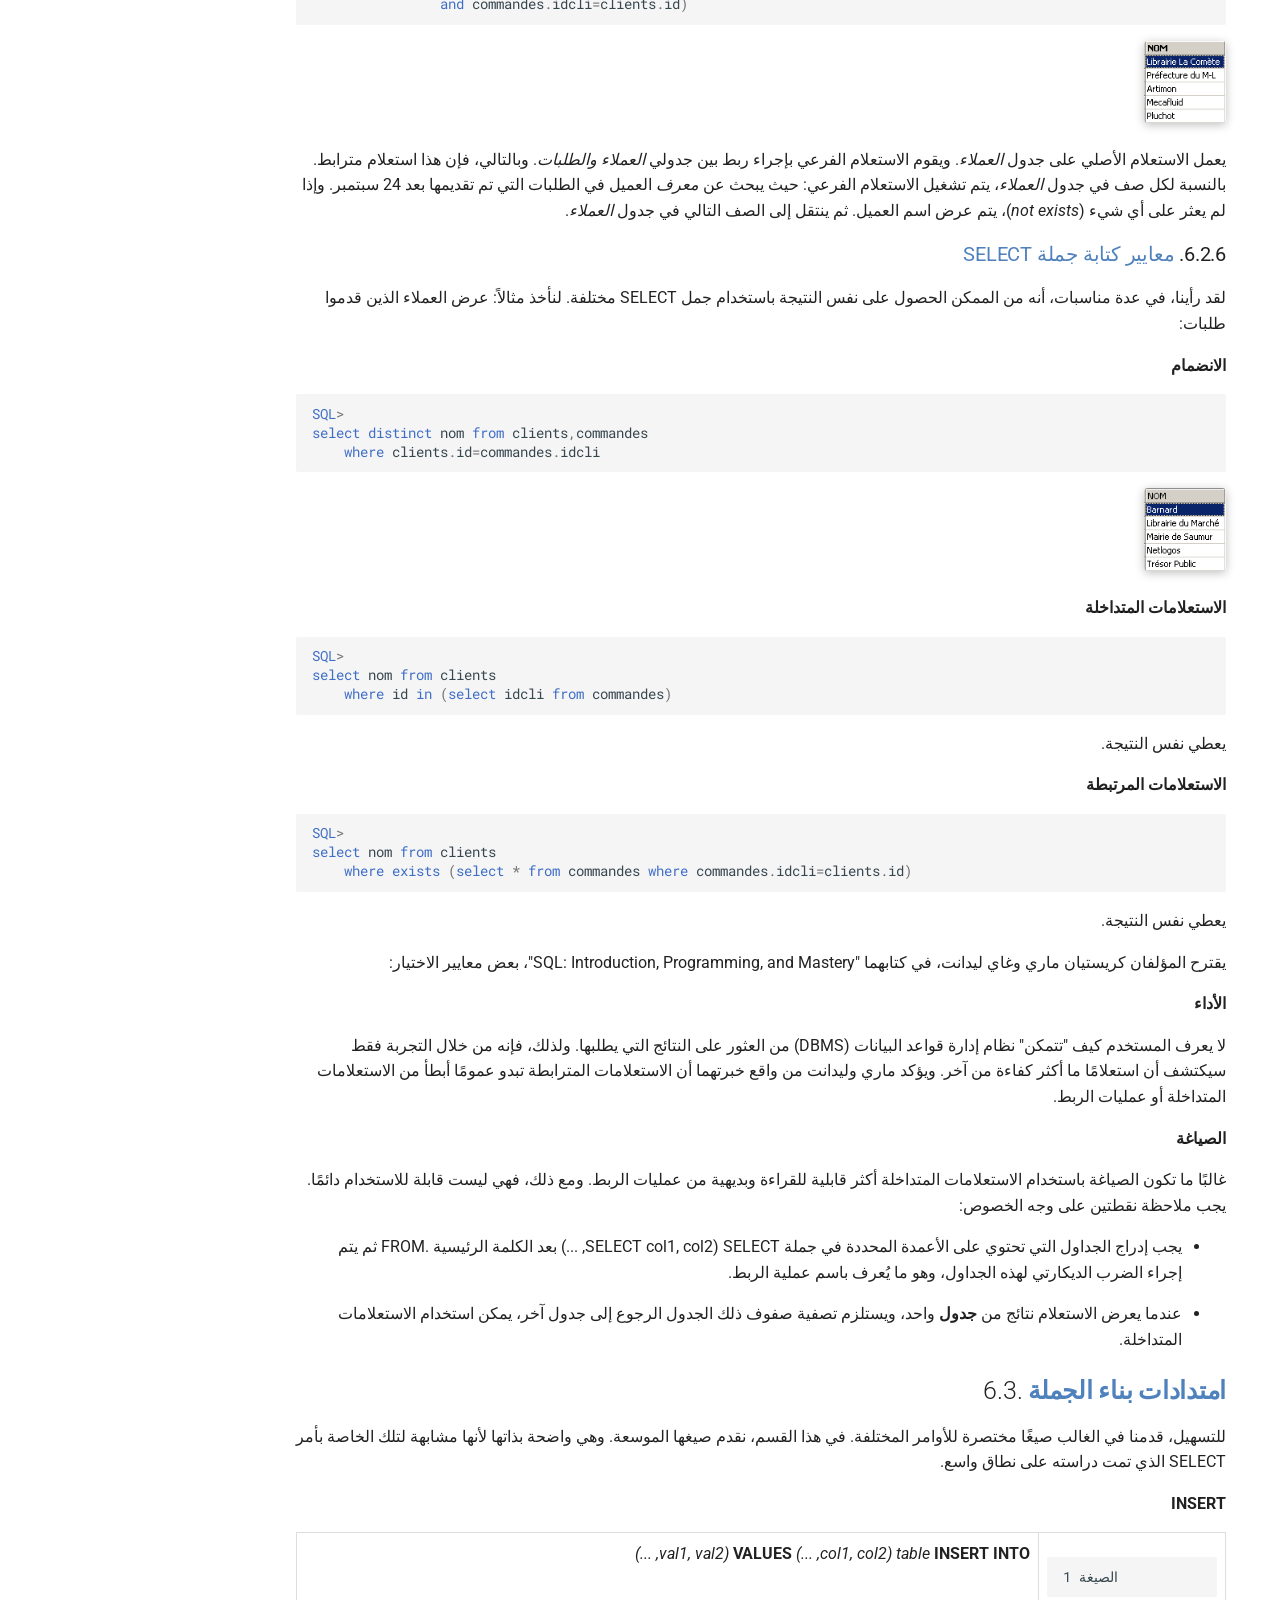
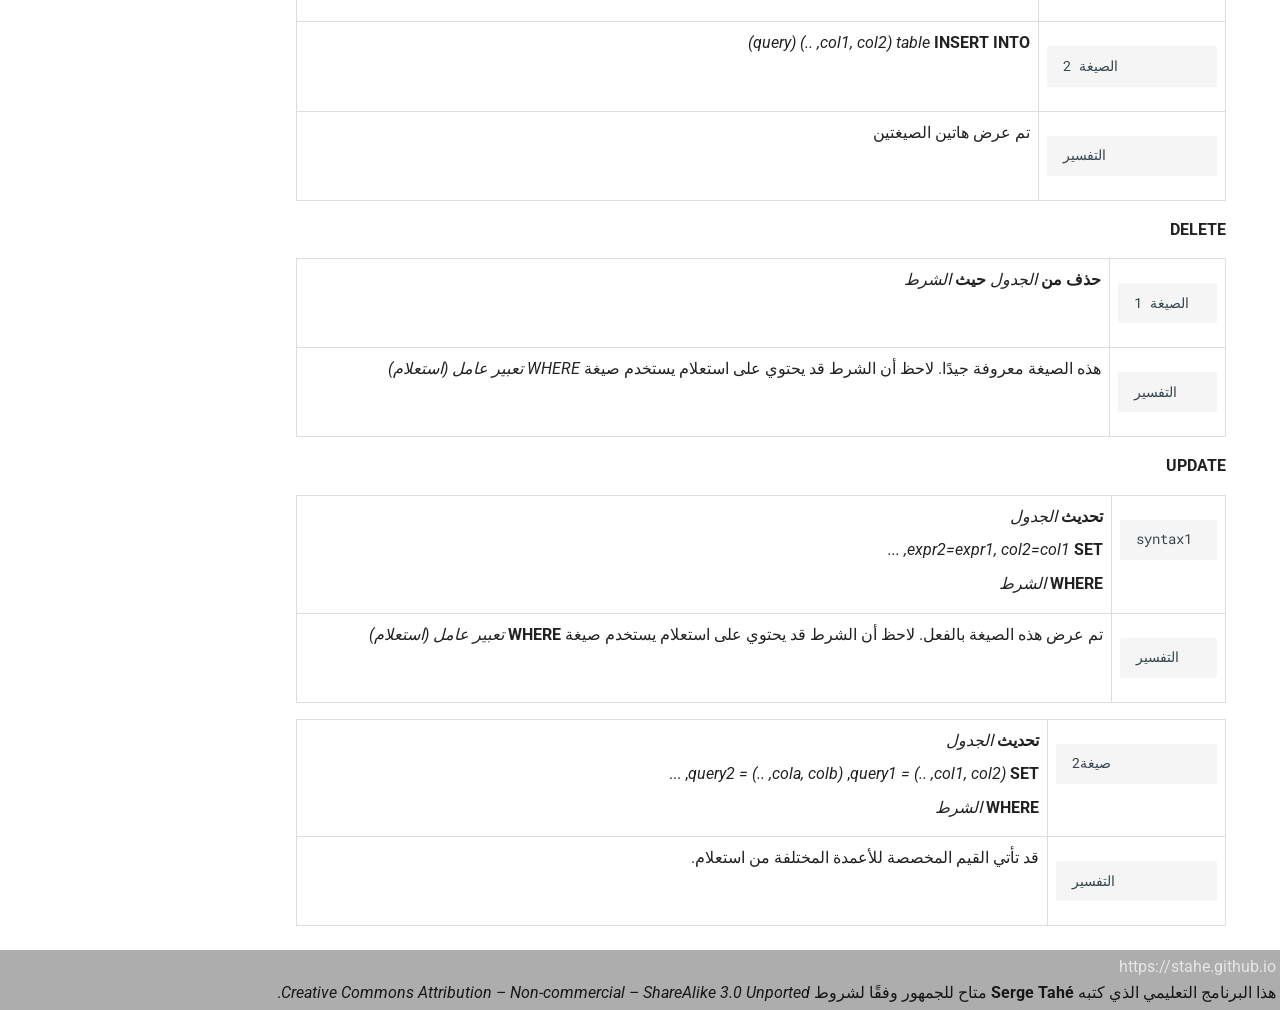
<file: sql-lmtqdm.html>
<!doctype html>
<html lang="en" class="no-js">
  <head>
    
      <meta charset="utf-8">
      <meta name="viewport" content="width=device-width,initial-scale=1">
      
        <meta name="description" content="مقدمة إلى لغة SQL باستخدام نظام إدارة قواعد البيانات Firebird">
      
      
        <meta name="author" content="Serge Tahé">
      
      
        <link rel="canonical" href="https://stahe.github.io/ar-sql-firebird-janv-2006/sql-lmtqdm.html">
      
      
        <link rel="prev" href="llqt-byn-ljdwl.html">
      
      
        <link rel="next" href="dr-lwwl-lmtzmn-l-lbynt.html">
      
      
        
      
      
      <link rel="icon" href="assets/images/favicon.png">
      <meta name="generator" content="mkdocs-1.6.1, mkdocs-material-9.7.0">
    
    
      
        <title>6. SQL المتقدم - مقدمة إلى لغة SQL باستخدام نظام إدارة قواعد البيانات Firebird</title>
      
    
    
      <link rel="stylesheet" href="assets/stylesheets/main.618322db.min.css">
      
        
        <link rel="stylesheet" href="assets/stylesheets/palette.ab4e12ef.min.css">
      
      


    
    
      
    
    
      
        
        
        <link rel="preconnect" href="https://fonts.gstatic.com" crossorigin>
        <link rel="stylesheet" href="https://fonts.googleapis.com/css?family=Roboto:300,300i,400,400i,700,700i%7CRoboto+Mono:400,400i,700,700i&display=fallback">
        <style>:root{--md-text-font:"Roboto";--md-code-font:"Roboto Mono"}</style>
      
    
    
      <link rel="stylesheet" href="stylesheets/focus.css">
    
      <link rel="stylesheet" href="stylesheets/bidi.css">
    
    <script>__md_scope=new URL(".",location),__md_hash=e=>[...e].reduce(((e,_)=>(e<<5)-e+_.charCodeAt(0)),0),__md_get=(e,_=localStorage,t=__md_scope)=>JSON.parse(_.getItem(t.pathname+"."+e)),__md_set=(e,_,t=localStorage,a=__md_scope)=>{try{t.setItem(a.pathname+"."+e,JSON.stringify(_))}catch(e){}}</script>
    
      
  <script async src="https://www.googletagmanager.com/gtag/js?id=G-EBZC3JVJNR"></script>
  <script>
    window.dataLayer = window.dataLayer || [];
    function gtag(){dataLayer.push(arguments);}
    gtag('js', new Date());
    var siteName = "مقدمة إلى لغة SQL باستخدام نظام إدارة قواعد البيانات Firebird";
    gtag('config', 'G-EBZC3JVJNR', {
        'page_title': siteName
    });
  </script>

    
    
  </head>
  
  
    
    
      
    
    
    
    
    <body dir="ltr" data-md-color-scheme="default" data-md-color-primary="blue" data-md-color-accent="purple">
  
    
    <input class="md-toggle" data-md-toggle="drawer" type="checkbox" id="__drawer" autocomplete="off">
    <input class="md-toggle" data-md-toggle="search" type="checkbox" id="__search" autocomplete="off">
    <label class="md-overlay" for="__drawer"></label>
    <div data-md-component="skip">
      
        
        <a href="#6-sql" class="md-skip">
          Skip to content
        </a>
      
    </div>
    <div data-md-component="announce">
      
    </div>
    
    
      

  

<header class="md-header md-header--shadow" data-md-component="header">
  <nav class="md-header__inner md-grid" aria-label="Header">
    <a href="index.html" title="مقدمة إلى لغة SQL باستخدام نظام إدارة قواعد البيانات Firebird" class="md-header__button md-logo" aria-label="مقدمة إلى لغة SQL باستخدام نظام إدارة قواعد البيانات Firebird" data-md-component="logo">
      
  
  <svg xmlns="http://www.w3.org/2000/svg" viewBox="0 0 24 24"><path d="M12 8a3 3 0 0 0 3-3 3 3 0 0 0-3-3 3 3 0 0 0-3 3 3 3 0 0 0 3 3m0 3.54C9.64 9.35 6.5 8 3 8v11c3.5 0 6.64 1.35 9 3.54 2.36-2.19 5.5-3.54 9-3.54V8c-3.5 0-6.64 1.35-9 3.54"/></svg>

    </a>
    <label class="md-header__button md-icon" for="__drawer">
      
      <svg xmlns="http://www.w3.org/2000/svg" viewBox="0 0 24 24"><path d="M3 6h18v2H3zm0 5h18v2H3zm0 5h18v2H3z"/></svg>
    </label>
    <div class="md-header__title" data-md-component="header-title">
      <div class="md-header__ellipsis">
        <div class="md-header__topic">
          <span class="md-ellipsis">
            مقدمة إلى لغة SQL باستخدام نظام إدارة قواعد البيانات Firebird
          </span>
        </div>
        <div class="md-header__topic" data-md-component="header-topic">
          <span class="md-ellipsis">
            
              6. SQL المتقدم
            
          </span>
        </div>
      </div>
    </div>
    
      
        <form class="md-header__option" data-md-component="palette">
  
    
    
    
    <input class="md-option" data-md-color-media="(prefers-color-scheme: light)" data-md-color-scheme="default" data-md-color-primary="blue" data-md-color-accent="purple"  aria-label="التبديل إلى الوضع الداكن"  type="radio" name="__palette" id="__palette_0">
    
      <label class="md-header__button md-icon" title="التبديل إلى الوضع الداكن" for="__palette_1" hidden>
        <svg xmlns="http://www.w3.org/2000/svg" viewBox="0 0 24 24"><path d="M12 8a4 4 0 0 0-4 4 4 4 0 0 0 4 4 4 4 0 0 0 4-4 4 4 0 0 0-4-4m0 10a6 6 0 0 1-6-6 6 6 0 0 1 6-6 6 6 0 0 1 6 6 6 6 0 0 1-6 6m8-9.31V4h-4.69L12 .69 8.69 4H4v4.69L.69 12 4 15.31V20h4.69L12 23.31 15.31 20H20v-4.69L23.31 12z"/></svg>
      </label>
    
  
    
    
    
    <input class="md-option" data-md-color-media="(prefers-color-scheme: dark)" data-md-color-scheme="slate" data-md-color-primary="blue" data-md-color-accent="purple"  aria-label="التبديل إلى الوضع الفاتح"  type="radio" name="__palette" id="__palette_1">
    
      <label class="md-header__button md-icon" title="التبديل إلى الوضع الفاتح" for="__palette_0" hidden>
        <svg xmlns="http://www.w3.org/2000/svg" viewBox="0 0 24 24"><path d="M12 18c-.89 0-1.74-.2-2.5-.55C11.56 16.5 13 14.42 13 12s-1.44-4.5-3.5-5.45C10.26 6.2 11.11 6 12 6a6 6 0 0 1 6 6 6 6 0 0 1-6 6m8-9.31V4h-4.69L12 .69 8.69 4H4v4.69L.69 12 4 15.31V20h4.69L12 23.31 15.31 20H20v-4.69L23.31 12z"/></svg>
      </label>
    
  
</form>
      
    
    
      <script>var palette=__md_get("__palette");if(palette&&palette.color){if("(prefers-color-scheme)"===palette.color.media){var media=matchMedia("(prefers-color-scheme: light)"),input=document.querySelector(media.matches?"[data-md-color-media='(prefers-color-scheme: light)']":"[data-md-color-media='(prefers-color-scheme: dark)']");palette.color.media=input.getAttribute("data-md-color-media"),palette.color.scheme=input.getAttribute("data-md-color-scheme"),palette.color.primary=input.getAttribute("data-md-color-primary"),palette.color.accent=input.getAttribute("data-md-color-accent")}for(var[key,value]of Object.entries(palette.color))document.body.setAttribute("data-md-color-"+key,value)}</script>
    
    
    
      
      
        <label class="md-header__button md-icon" for="__search">
          
          <svg xmlns="http://www.w3.org/2000/svg" viewBox="0 0 24 24"><path d="M9.5 3A6.5 6.5 0 0 1 16 9.5c0 1.61-.59 3.09-1.56 4.23l.27.27h.79l5 5-1.5 1.5-5-5v-.79l-.27-.27A6.52 6.52 0 0 1 9.5 16 6.5 6.5 0 0 1 3 9.5 6.5 6.5 0 0 1 9.5 3m0 2C7 5 5 7 5 9.5S7 14 9.5 14 14 12 14 9.5 12 5 9.5 5"/></svg>
        </label>
        <div class="md-search" data-md-component="search" role="dialog">
  <label class="md-search__overlay" for="__search"></label>
  <div class="md-search__inner" role="search">
    <form class="md-search__form" name="search">
      <input type="text" class="md-search__input" name="query" aria-label="Search" placeholder="Search" autocapitalize="off" autocorrect="off" autocomplete="off" spellcheck="false" data-md-component="search-query" required>
      <label class="md-search__icon md-icon" for="__search">
        
        <svg xmlns="http://www.w3.org/2000/svg" viewBox="0 0 24 24"><path d="M9.5 3A6.5 6.5 0 0 1 16 9.5c0 1.61-.59 3.09-1.56 4.23l.27.27h.79l5 5-1.5 1.5-5-5v-.79l-.27-.27A6.52 6.52 0 0 1 9.5 16 6.5 6.5 0 0 1 3 9.5 6.5 6.5 0 0 1 9.5 3m0 2C7 5 5 7 5 9.5S7 14 9.5 14 14 12 14 9.5 12 5 9.5 5"/></svg>
        
        <svg xmlns="http://www.w3.org/2000/svg" viewBox="0 0 24 24"><path d="M20 11v2H8l5.5 5.5-1.42 1.42L4.16 12l7.92-7.92L13.5 5.5 8 11z"/></svg>
      </label>
      <nav class="md-search__options" aria-label="Search">
        
        <button type="reset" class="md-search__icon md-icon" title="Clear" aria-label="Clear" tabindex="-1">
          
          <svg xmlns="http://www.w3.org/2000/svg" viewBox="0 0 24 24"><path d="M19 6.41 17.59 5 12 10.59 6.41 5 5 6.41 10.59 12 5 17.59 6.41 19 12 13.41 17.59 19 19 17.59 13.41 12z"/></svg>
        </button>
      </nav>
      
    </form>
    <div class="md-search__output">
      <div class="md-search__scrollwrap" tabindex="0" data-md-scrollfix>
        <div class="md-search-result" data-md-component="search-result">
          <div class="md-search-result__meta">
            Initializing search
          </div>
          <ol class="md-search-result__list" role="presentation"></ol>
        </div>
      </div>
    </div>
  </div>
</div>
      
    
    
      <div class="md-header__source">
        <a href="https://stahe.github.io/ar-sql-firebird-janv-2006" title="Go to repository" class="md-source" data-md-component="source">
  <div class="md-source__icon md-icon">
    
    <svg xmlns="http://www.w3.org/2000/svg" viewBox="0 0 448 512"><!--! Font Awesome Free 7.1.0 by @fontawesome - https://fontawesome.com License - https://fontawesome.com/license/free (Icons: CC BY 4.0, Fonts: SIL OFL 1.1, Code: MIT License) Copyright 2025 Fonticons, Inc.--><path d="M439.6 236.1 244 40.5c-5.4-5.5-12.8-8.5-20.4-8.5s-15 3-20.4 8.4L162.5 81l51.5 51.5c27.1-9.1 52.7 16.8 43.4 43.7l49.7 49.7c34.2-11.8 61.2 31 35.5 56.7-26.5 26.5-70.2-2.9-56-37.3L240.3 199v121.9c25.3 12.5 22.3 41.8 9.1 55-6.4 6.4-15.2 10.1-24.3 10.1s-17.8-3.6-24.3-10.1c-17.6-17.6-11.1-46.9 11.2-56v-123c-20.8-8.5-24.6-30.7-18.6-45L142.6 101 8.5 235.1C3 240.6 0 247.9 0 255.5s3 15 8.5 20.4l195.6 195.7c5.4 5.4 12.7 8.4 20.4 8.4s15-3 20.4-8.4l194.7-194.7c5.4-5.4 8.4-12.8 8.4-20.4s-3-15-8.4-20.4"/></svg>
  </div>
  <div class="md-source__repository">
    GitHub
  </div>
</a>
      </div>
    
  </nav>
  
</header>
    
    <div class="md-container" data-md-component="container">
      
      
        
          
        
      
      <main class="md-main" data-md-component="main">
        <div class="md-main__inner md-grid">
          
            
              
              <div class="md-sidebar md-sidebar--primary" data-md-component="sidebar" data-md-type="navigation" >
                <div class="md-sidebar__scrollwrap">
                  <div class="md-sidebar__inner">
                    



  

<nav class="md-nav md-nav--primary md-nav--integrated" aria-label="Navigation" data-md-level="0">
  <label class="md-nav__title" for="__drawer">
    <a href="index.html" title="مقدمة إلى لغة SQL باستخدام نظام إدارة قواعد البيانات Firebird" class="md-nav__button md-logo" aria-label="مقدمة إلى لغة SQL باستخدام نظام إدارة قواعد البيانات Firebird" data-md-component="logo">
      
  
  <svg xmlns="http://www.w3.org/2000/svg" viewBox="0 0 24 24"><path d="M12 8a3 3 0 0 0 3-3 3 3 0 0 0-3-3 3 3 0 0 0-3 3 3 3 0 0 0 3 3m0 3.54C9.64 9.35 6.5 8 3 8v11c3.5 0 6.64 1.35 9 3.54 2.36-2.19 5.5-3.54 9-3.54V8c-3.5 0-6.64 1.35-9 3.54"/></svg>

    </a>
    مقدمة إلى لغة SQL باستخدام نظام إدارة قواعد البيانات Firebird
  </label>
  
    <div class="md-nav__source">
      <a href="https://stahe.github.io/ar-sql-firebird-janv-2006" title="Go to repository" class="md-source" data-md-component="source">
  <div class="md-source__icon md-icon">
    
    <svg xmlns="http://www.w3.org/2000/svg" viewBox="0 0 448 512"><!--! Font Awesome Free 7.1.0 by @fontawesome - https://fontawesome.com License - https://fontawesome.com/license/free (Icons: CC BY 4.0, Fonts: SIL OFL 1.1, Code: MIT License) Copyright 2025 Fonticons, Inc.--><path d="M439.6 236.1 244 40.5c-5.4-5.5-12.8-8.5-20.4-8.5s-15 3-20.4 8.4L162.5 81l51.5 51.5c27.1-9.1 52.7 16.8 43.4 43.7l49.7 49.7c34.2-11.8 61.2 31 35.5 56.7-26.5 26.5-70.2-2.9-56-37.3L240.3 199v121.9c25.3 12.5 22.3 41.8 9.1 55-6.4 6.4-15.2 10.1-24.3 10.1s-17.8-3.6-24.3-10.1c-17.6-17.6-11.1-46.9 11.2-56v-123c-20.8-8.5-24.6-30.7-18.6-45L142.6 101 8.5 235.1C3 240.6 0 247.9 0 255.5s3 15 8.5 20.4l195.6 195.7c5.4 5.4 12.7 8.4 20.4 8.4s15-3 20.4-8.4l194.7-194.7c5.4-5.4 8.4-12.8 8.4-20.4s-3-15-8.4-20.4"/></svg>
  </div>
  <div class="md-source__repository">
    GitHub
  </div>
</a>
    </div>
  
  <ul class="md-nav__list" data-md-scrollfix>
    
      
      
  
  
  
  
    <li class="md-nav__item">
      <a href="index.html" class="md-nav__link">
        
  
  
  <span class="md-ellipsis">
    
  
    مرحبًا بكم
  

    
  </span>
  
  

      </a>
    </li>
  

    
      
      
  
  
  
  
    <li class="md-nav__item">
      <a href="mqdm.html" class="md-nav__link">
        
  
  
  <span class="md-ellipsis">
    
  
    1. مقدمة
  

    
  </span>
  
  

      </a>
    </li>
  

    
      
      
  
  
  
  
    <li class="md-nav__item">
      <a href="dlyl-firebird.html" class="md-nav__link">
        
  
  
  <span class="md-ellipsis">
    
  
    2. دليل Firebird
  

    
  </span>
  
  

      </a>
    </li>
  

    
      
      
  
  
  
  
    <li class="md-nav__item">
      <a href="mqdm-l-l-sql.html" class="md-nav__link">
        
  
  
  <span class="md-ellipsis">
    
  
    3. مقدمة إلى لغة SQL
  

    
  </span>
  
  

      </a>
    </li>
  

    
      
      
  
  
  
  
    <li class="md-nav__item">
      <a href="tbyrt-sql.html" class="md-nav__link">
        
  
  
  <span class="md-ellipsis">
    
  
    4. تعبيرات SQL
  

    
  </span>
  
  

      </a>
    </li>
  

    
      
      
  
  
  
  
    <li class="md-nav__item">
      <a href="llqt-byn-ljdwl.html" class="md-nav__link">
        
  
  
  <span class="md-ellipsis">
    
  
    5. العلاقات بين الجداول
  

    
  </span>
  
  

      </a>
    </li>
  

    
      
      
  
  
    
  
  
  
    <li class="md-nav__item md-nav__item--active">
      
      <input class="md-nav__toggle md-toggle" type="checkbox" id="__toc">
      
      
        
      
      
        <label class="md-nav__link md-nav__link--active" for="__toc">
          
  
  
  <span class="md-ellipsis">
    
  
    6. SQL المتقدم
  

    
  </span>
  
  

          <span class="md-nav__icon md-icon"></span>
        </label>
      
      <a href="sql-lmtqdm.html" class="md-nav__link md-nav__link--active">
        
  
  
  <span class="md-ellipsis">
    
  
    6. SQL المتقدم
  

    
  </span>
  
  

      </a>
      
        

<nav class="md-nav md-nav--secondary" aria-label="Table of contents">
  
  
  
    
  
  
    <label class="md-nav__title" for="__toc">
      <span class="md-nav__icon md-icon"></span>
      Table of contents
    </label>
    <ul class="md-nav__list" data-md-component="toc" data-md-scrollfix>
      
        <li class="md-nav__item">
  <a href="#61" class="md-nav__link">
    <span class="md-ellipsis">
      
        6.1. مقدمة
      
    </span>
  </a>
  
    <nav class="md-nav" aria-label="6.1. مقدمة">
      <ul class="md-nav__list">
        
          <li class="md-nav__item">
  <a href="#611-clients" class="md-nav__link">
    <span class="md-ellipsis">
      
        6.1.1. جدول CLIENTS
      
    </span>
  </a>
  
</li>
        
          <li class="md-nav__item">
  <a href="#612" class="md-nav__link">
    <span class="md-ellipsis">
      
        6.1.2. جدول &quot;المنتجات&quot;
      
    </span>
  </a>
  
</li>
        
          <li class="md-nav__item">
  <a href="#613-orders" class="md-nav__link">
    <span class="md-ellipsis">
      
        6.1.3. جدول ORDERS
      
    </span>
  </a>
  
</li>
        
          <li class="md-nav__item">
  <a href="#614-details" class="md-nav__link">
    <span class="md-ellipsis">
      
        6.1.4. جدول DETAILS
      
    </span>
  </a>
  
</li>
        
      </ul>
    </nav>
  
</li>
      
        <li class="md-nav__item">
  <a href="#62-select" class="md-nav__link">
    <span class="md-ellipsis">
      
        6.2. جملة SELECT
      
    </span>
  </a>
  
    <nav class="md-nav" aria-label="6.2. جملة SELECT">
      <ul class="md-nav__list">
        
          <li class="md-nav__item">
  <a href="#621" class="md-nav__link">
    <span class="md-ellipsis">
      
        6.2.1. صيغة الاستعلام متعدد الجداول
      
    </span>
  </a>
  
</li>
        
          <li class="md-nav__item">
  <a href="#622" class="md-nav__link">
    <span class="md-ellipsis">
      
        6.2.2. الربط الذاتي
      
    </span>
  </a>
  
</li>
        
          <li class="md-nav__item">
  <a href="#623" class="md-nav__link">
    <span class="md-ellipsis">
      
        6.2.3. الربط الخارجي
      
    </span>
  </a>
  
</li>
        
          <li class="md-nav__item">
  <a href="#624" class="md-nav__link">
    <span class="md-ellipsis">
      
        6.2.4. الاستعلامات المتداخلة
      
    </span>
  </a>
  
</li>
        
          <li class="md-nav__item">
  <a href="#625" class="md-nav__link">
    <span class="md-ellipsis">
      
        6.2.5. الاستعلامات المتداخلة
      
    </span>
  </a>
  
</li>
        
          <li class="md-nav__item">
  <a href="#626-select" class="md-nav__link">
    <span class="md-ellipsis">
      
        6.2.6. معايير كتابة جملة SELECT
      
    </span>
  </a>
  
</li>
        
      </ul>
    </nav>
  
</li>
      
        <li class="md-nav__item">
  <a href="#63" class="md-nav__link">
    <span class="md-ellipsis">
      
        6.3. امتدادات بناء الجملة
      
    </span>
  </a>
  
</li>
      
    </ul>
  
</nav>
      
    </li>
  

    
      
      
  
  
  
  
    <li class="md-nav__item">
      <a href="dr-lwwl-lmtzmn-l-lbynt.html" class="md-nav__link">
        
  
  
  <span class="md-ellipsis">
    
  
    7. إدارة الوصول المتزامن إلى البيانات
  

    
  </span>
  
  

      </a>
    </li>
  

    
      
      
  
  
  
  
    <li class="md-nav__item">
      <a href="tthbyt-wstkhdm-brnmj-tshyl-odbc-l-firebird.html" class="md-nav__link">
        
  
  
  <span class="md-ellipsis">
    
  
    8. تثبيت واستخدام برنامج تشغيل ODBC لـ [Firebird]
  

    
  </span>
  
  

      </a>
    </li>
  

    
  </ul>
</nav>
                  </div>
                </div>
              </div>
            
            
          
          
            <div class="md-content" data-md-component="content">
              
              <article class="md-content__inner md-typeset">
                
                  



<h1 id="6-sql">6. <span style="color: #365f91"><bdi dir="ltr" class="odt-ltr-term">SQL</bdi> المتقدم</span></h1>
<h2 id="61">6.1. <span style="color: #4f81bd">مقدمة</span></h2>
<p>في هذا الفصل، نقدم</p>
<ul>
  <li>صيغ إضافية لعبارة <bdi dir="ltr" class="odt-ltr-term">SELECT</bdi> تجعلها أمر استعلام قويًا للغاية، خاصةً لاستعلام عدة جداول في آن واحد.
  </li>
  <li>صيغ موسعة للأوامر التي تمت تغطيتها بالفعل
  </li>
</ul>

<p>لتوضيح الطلبات المختلفة، سنعمل مع الجداول التالية المستخدمة لإدارة الطلبات في شركة توزيع كتب صغيرة إلى متوسطة الحجم:</p>
<h3 id="611-clients">6.1.1. <span style="color: #4f81bd">جدول <bdi dir="ltr" class="odt-ltr-term">CLIENTS</bdi></span></h3>
<p>يخزن معلومات عن عملاء الشركة:</p>
<table dir="rtl" class="odt-table" style="border-collapse: collapse; width: 100%; margin-bottom: 1em;"><tr><td dir="rtl" style="border: 1px solid #ddd; padding: 8px; vertical-align: top; text-align: right;"><img src="images/1000000000000106000000CCCC752293.png" width="210" height="163" style="display:inline-block; margin:4px;width:5.547cm;height:4.32cm;" class="odt-zoomable" data-zoom-src="images/1000000000000106000000CCCC752293.png" /></td><td dir="rtl" style="border: 1px solid #ddd; padding: 8px; vertical-align: top; text-align: right;">&nbsp;</td></tr></table>

<p><img src="images/10000000000002EA000000BDDB8C27BC.png" width="522" height="132" style="width:13.818cm;height:3.501cm;" alt="Image" class="odt-zoomable" data-zoom-src="images/10000000000002EA000000BDDB8C27BC.png" /></p>
<table dir="rtl" class="odt-table" style="border-collapse: collapse; width: 100%; margin-bottom: 1em;"><tr><td dir="rtl" style="border: 1px solid #ddd; padding: 8px; vertical-align: top; text-align: right;"><div markdown="block">
<div class="highlight"><pre><span></span><code><a id="__codelineno-0-1" name="__codelineno-0-1" href="#__codelineno-0-1"></a>المعرف
</code></pre></div>
</div></td><td dir="rtl" style="border: 1px solid #ddd; padding: 8px; vertical-align: top; text-align: right;"><div style="margin:0 0 0.5em 0">معرف فريد للعميل - المفتاح الأساسي</div></td></tr><tr><td dir="rtl" style="border: 1px solid #ddd; padding: 8px; vertical-align: top; text-align: right;"><div markdown="block">
<div class="highlight"><pre><span></span><code><a id="__codelineno-1-1" name="__codelineno-1-1" href="#__codelineno-1-1"></a>الاسم
</code></pre></div>
</div></td><td dir="rtl" style="border: 1px solid #ddd; padding: 8px; vertical-align: top; text-align: right;"><div style="margin:0 0 0.5em 0">اسم العميل</div></td></tr><tr><td dir="rtl" style="border: 1px solid #ddd; padding: 8px; vertical-align: top; text-align: right;"><div markdown="block">
<div class="highlight"><pre><span></span><code><a id="__codelineno-2-1" name="__codelineno-2-1" href="#__codelineno-2-1"></a>الحالة
</code></pre></div>
</div></td><td dir="rtl" style="border: 1px solid #ddd; padding: 8px; vertical-align: top; text-align: right;"><div style="margin:0 0 0.5em 0"><bdi dir="ltr" class="odt-ltr-term">I</bdi>=فرد، <bdi dir="ltr" class="odt-ltr-term">E</bdi>=شركة، <bdi dir="ltr" class="odt-ltr-term">A</bdi>=حكومة</div></td></tr><tr><td dir="rtl" style="border: 1px solid #ddd; padding: 8px; vertical-align: top; text-align: right;"><div markdown="block">
<div class="highlight"><pre><span></span><code><a id="__codelineno-3-1" name="__codelineno-3-1" href="#__codelineno-3-1"></a>الاسم الأول
</code></pre></div>
</div></td><td dir="rtl" style="border: 1px solid #ddd; padding: 8px; vertical-align: top; text-align: right;"><div style="margin:0 0 0.5em 0">الاسم الأول للفرد</div></td></tr><tr><td dir="rtl" style="border: 1px solid #ddd; padding: 8px; vertical-align: top; text-align: right;"><div markdown="block">
<div class="highlight"><pre><span></span><code><a id="__codelineno-4-1" name="__codelineno-4-1" href="#__codelineno-4-1"></a>الاتصال
</code></pre></div>
</div></td><td dir="rtl" style="border: 1px solid #ddd; padding: 8px; vertical-align: top; text-align: right;"><div style="margin:0 0 0.5em 0">اسم الشخص المسؤول عن الاتصال في مقر العميل (في حالة شركة أو وكالة حكومية)</div></td></tr><tr><td dir="rtl" style="border: 1px solid #ddd; padding: 8px; vertical-align: top; text-align: right;"><div markdown="block">
<div class="highlight"><pre><span></span><code><a id="__codelineno-5-1" name="__codelineno-5-1" href="#__codelineno-5-1"></a>الشارع
</code></pre></div>
</div></td><td dir="rtl" style="border: 1px solid #ddd; padding: 8px; vertical-align: top; text-align: right;"><div style="margin:0 0 0.5em 0">عنوان العميل - الشارع</div></td></tr><tr><td dir="rtl" style="border: 1px solid #ddd; padding: 8px; vertical-align: top; text-align: right;"><div markdown="block">
<div class="highlight"><pre><span></span><code><a id="__codelineno-6-1" name="__codelineno-6-1" href="#__codelineno-6-1"></a>المدينة
</code></pre></div>
</div></td><td dir="rtl" style="border: 1px solid #ddd; padding: 8px; vertical-align: top; text-align: right;"><div style="margin:0 0 0.5em 0">المدينة</div></td></tr><tr><td dir="rtl" style="border: 1px solid #ddd; padding: 8px; vertical-align: top; text-align: right;"><div markdown="block">
<div class="highlight"><pre><span></span><code><a id="__codelineno-7-1" name="__codelineno-7-1" href="#__codelineno-7-1"></a>الرمز البريدي
</code></pre></div>
</div></td><td dir="rtl" style="border: 1px solid #ddd; padding: 8px; vertical-align: top; text-align: right;"><div style="margin:0 0 0.5em 0">الرمز البريدي</div></td></tr><tr><td dir="rtl" style="border: 1px solid #ddd; padding: 8px; vertical-align: top; text-align: right;"><div markdown="block">
<div class="highlight"><pre><span></span><code><a id="__codelineno-8-1" name="__codelineno-8-1" href="#__codelineno-8-1"></a>الهاتف
</code></pre></div>
</div></td><td dir="rtl" style="border: 1px solid #ddd; padding: 8px; vertical-align: top; text-align: right;"><div style="margin:0 0 0.5em 0">الهاتف</div></td></tr><tr><td dir="rtl" style="border: 1px solid #ddd; padding: 8px; vertical-align: top; text-align: right;"><div markdown="block">
<div class="highlight"><pre><span></span><code><a id="__codelineno-9-1" name="__codelineno-9-1" href="#__codelineno-9-1"></a>منذ
</code></pre></div>
</div></td><td dir="rtl" style="border: 1px solid #ddd; padding: 8px; vertical-align: top; text-align: right;"><div style="margin:0 0 0.5em 0">منذ متى وأنت عميل لدينا؟</div></td></tr><tr><td dir="rtl" style="border: 1px solid #ddd; padding: 8px; vertical-align: top; text-align: right;"><div markdown="block">
<div class="highlight"><pre><span></span><code><a id="__codelineno-10-1" name="__codelineno-10-1" href="#__codelineno-10-1"></a>المدين
</code></pre></div>
</div></td><td dir="rtl" style="border: 1px solid #ddd; padding: 8px; vertical-align: top; text-align: right;"><div style="margin:0 0 0.5em 0">نعم (<bdi dir="ltr" class="odt-ltr-term">Y</bdi>) إذا كان العميل مديناً للشركة، ولا (<bdi dir="ltr" class="odt-ltr-term">N</bdi>) في الحالات الأخرى.</div></td></tr></table>

<h3 id="612">6.1.2. <span style="color: #4f81bd">جدول &quot;المنتجات&quot;</span></h3>
<p>يخزن معلومات عن المنتجات المباعة، وهي في هذه الحالة الكتب. وهيكل الجدول كما يلي:</p>
<p><img src="images/100000000000012D00000111F02EADDB.png" width="241" height="218" style="width:6.368cm;height:5.777cm;" alt="Image" class="odt-zoomable" data-zoom-src="images/100000000000012D00000111F02EADDB.png" /></p>
<table dir="rtl" class="odt-table" style="border-collapse: collapse; width: 100%; margin-bottom: 1em;"><tr><td dir="rtl" style="border: 1px solid #ddd; padding: 8px; vertical-align: top; text-align: right;"><div markdown="block">
<div class="highlight"><pre><span></span><code><a id="__codelineno-11-1" name="__codelineno-11-1" href="#__codelineno-11-1"></a>ISBN
</code></pre></div>
</div></td><td dir="rtl" style="border: 1px solid #ddd; padding: 8px; vertical-align: top; text-align: right;"><div style="margin:0 0 0.5em 0">معرف فريد للكتاب (<bdi dir="ltr" class="odt-ltr-term">ISBN</bdi> = الرقم الدولي الموحد للكتاب) - المفتاح الأساسي</div></td></tr><tr><td dir="rtl" style="border: 1px solid #ddd; padding: 8px; vertical-align: top; text-align: right;"><div markdown="block">
<div class="highlight"><pre><span></span><code><a id="__codelineno-12-1" name="__codelineno-12-1" href="#__codelineno-12-1"></a>العنوان
</code></pre></div>
</div></td><td dir="rtl" style="border: 1px solid #ddd; padding: 8px; vertical-align: top; text-align: right;"><div style="margin:0 0 0.5em 0">عنوان الكتاب</div></td></tr><tr><td dir="rtl" style="border: 1px solid #ddd; padding: 8px; vertical-align: top; text-align: right;"><div markdown="block">
<div class="highlight"><pre><span></span><code><a id="__codelineno-13-1" name="__codelineno-13-1" href="#__codelineno-13-1"></a>رمز_الناشر
</code></pre></div>
</div></td><td dir="rtl" style="border: 1px solid #ddd; padding: 8px; vertical-align: top; text-align: right;"><div style="margin:0 0 0.5em 0">الرمز الذي يحدد الناشر بشكل فريد</div></td></tr><tr><td dir="rtl" style="border: 1px solid #ddd; padding: 8px; vertical-align: top; text-align: right;"><div markdown="block">
<div class="highlight"><pre><span></span><code><a id="__codelineno-14-1" name="__codelineno-14-1" href="#__codelineno-14-1"></a>المؤلف
</code></pre></div>
</div></td><td dir="rtl" style="border: 1px solid #ddd; padding: 8px; vertical-align: top; text-align: right;"><div style="margin:0 0 0.5em 0">اسم المؤلف</div></td></tr><tr><td dir="rtl" style="border: 1px solid #ddd; padding: 8px; vertical-align: top; text-align: right;"><div markdown="block">
<div class="highlight"><pre><span></span><code><a id="__codelineno-15-1" name="__codelineno-15-1" href="#__codelineno-15-1"></a>ملخص
</code></pre></div>
</div></td><td dir="rtl" style="border: 1px solid #ddd; padding: 8px; vertical-align: top; text-align: right;"><div style="margin:0 0 0.5em 0">ملخص الكتاب</div></td></tr><tr><td dir="rtl" style="border: 1px solid #ddd; padding: 8px; vertical-align: top; text-align: right;"><div markdown="block">
<div class="highlight"><pre><span></span><code><a id="__codelineno-16-1" name="__codelineno-16-1" href="#__codelineno-16-1"></a>الكمية
</code></pre></div>
</div></td><td dir="rtl" style="border: 1px solid #ddd; padding: 8px; vertical-align: top; text-align: right;"><div style="margin:0 0 0.5em 0">الكمية المباعة هذا العام</div></td></tr><tr><td dir="rtl" style="border: 1px solid #ddd; padding: 8px; vertical-align: top; text-align: right;"><div markdown="block">
<div class="highlight"><pre><span></span><code><a id="__codelineno-17-1" name="__codelineno-17-1" href="#__codelineno-17-1"></a>QTEANPREC
</code></pre></div>
</div></td><td dir="rtl" style="border: 1px solid #ddd; padding: 8px; vertical-align: top; text-align: right;"><div style="margin:0 0 0.5em 0">الكمية المباعة في العام السابق</div></td></tr><tr><td dir="rtl" style="border: 1px solid #ddd; padding: 8px; vertical-align: top; text-align: right;"><div markdown="block">
<div class="highlight"><pre><span></span><code><a id="__codelineno-18-1" name="__codelineno-18-1" href="#__codelineno-18-1"></a>آخر عملية بيع
</code></pre></div>
</div></td><td dir="rtl" style="border: 1px solid #ddd; padding: 8px; vertical-align: top; text-align: right;"><div style="margin:0 0 0.5em 0">تاريخ آخر عملية بيع</div></td></tr><tr><td dir="rtl" style="border: 1px solid #ddd; padding: 8px; vertical-align: top; text-align: right;"><div markdown="block">
<div class="highlight"><pre><span></span><code><a id="__codelineno-19-1" name="__codelineno-19-1" href="#__codelineno-19-1"></a>QTERECUE
</code></pre></div>
</div></td><td dir="rtl" style="border: 1px solid #ddd; padding: 8px; vertical-align: top; text-align: right;"><div style="margin:0 0 0.5em 0">كمية آخر تسليم</div></td></tr><tr><td dir="rtl" style="border: 1px solid #ddd; padding: 8px; vertical-align: top; text-align: right;"><div markdown="block">
<div class="highlight"><pre><span></span><code><a id="__codelineno-20-1" name="__codelineno-20-1" href="#__codelineno-20-1"></a>LASTDELIVERY
</code></pre></div>
</div></td><td dir="rtl" style="border: 1px solid #ddd; padding: 8px; vertical-align: top; text-align: right;"><div style="margin:0 0 0.5em 0">تاريخ آخر تسليم</div></td></tr><tr><td dir="rtl" style="border: 1px solid #ddd; padding: 8px; vertical-align: top; text-align: right;"><div markdown="block">
<div class="highlight"><pre><span></span><code><a id="__codelineno-21-1" name="__codelineno-21-1" href="#__codelineno-21-1"></a>سعر البيع
</code></pre></div>
</div></td><td dir="rtl" style="border: 1px solid #ddd; padding: 8px; vertical-align: top; text-align: right;"><div style="margin:0 0 0.5em 0">سعر البيع</div></td></tr><tr><td dir="rtl" style="border: 1px solid #ddd; padding: 8px; vertical-align: top; text-align: right;"><div markdown="block">
<div class="highlight"><pre><span></span><code><a id="__codelineno-22-1" name="__codelineno-22-1" href="#__codelineno-22-1"></a>التكلفة
</code></pre></div>
</div></td><td dir="rtl" style="border: 1px solid #ddd; padding: 8px; vertical-align: top; text-align: right;"><div style="margin:0 0 0.5em 0">تكلفة الشراء</div></td></tr><tr><td dir="rtl" style="border: 1px solid #ddd; padding: 8px; vertical-align: top; text-align: right;"><div markdown="block">
<div class="highlight"><pre><span></span><code><a id="__codelineno-23-1" name="__codelineno-23-1" href="#__codelineno-23-1"></a>MINCDE
</code></pre></div>
</div></td><td dir="rtl" style="border: 1px solid #ddd; padding: 8px; vertical-align: top; text-align: right;"><div style="margin:0 0 0.5em 0">الحد الأدنى لكمية الطلب</div></td></tr><tr><td dir="rtl" style="border: 1px solid #ddd; padding: 8px; vertical-align: top; text-align: right;"><div markdown="block">
<div class="highlight"><pre><span></span><code><a id="__codelineno-24-1" name="__codelineno-24-1" href="#__codelineno-24-1"></a>MINSTOCK
</code></pre></div>
</div></td><td dir="rtl" style="border: 1px solid #ddd; padding: 8px; vertical-align: top; text-align: right;"><div style="margin:0 0 0.5em 0">الحد الأدنى لمستوى المخزون</div></td></tr><tr><td dir="rtl" style="border: 1px solid #ddd; padding: 8px; vertical-align: top; text-align: right;"><div markdown="block">
<div class="highlight"><pre><span></span><code><a id="__codelineno-25-1" name="__codelineno-25-1" href="#__codelineno-25-1"></a>QTESTOCK
</code></pre></div>
</div></td><td dir="rtl" style="border: 1px solid #ddd; padding: 8px; vertical-align: top; text-align: right;"><div style="margin:0 0 0.5em 0">الكمية المتوفرة</div></td></tr></table>

<p>قد يكون محتواها كما يلي:</p>
<p><img src="images/10000000000003DF0000007812E326FD.png" width="640" height="77" style="width:16.933cm;height:2.05cm;" alt="Image" class="odt-zoomable" data-zoom-src="images/10000000000003DF0000007812E326FD.png" /></p>
<h3 id="613-orders">6.1.3. <span style="color: #4f81bd"><strong><span style="color: #4f81bd">جدول <bdi dir="ltr" class="odt-ltr-term">ORDERS</bdi></span></strong></span></h3>
<p>يخزن معلومات حول الطلبات التي قدمها العملاء. هيكله كما يلي:</p>
<p><img src="images/10000000000001410000005798884DB4.png" width="257" height="70" style="width:6.787cm;height:1.84cm;" alt="Image" class="odt-zoomable" data-zoom-src="images/10000000000001410000005798884DB4.png" /></p>
<table dir="rtl" class="odt-table" style="border-collapse: collapse; width: 100%; margin-bottom: 1em;"><tr><td dir="rtl" style="border: 1px solid #ddd; padding: 8px; vertical-align: top; text-align: right;"><div markdown="block">
<div class="highlight"><pre><span></span><code><a id="__codelineno-26-1" name="__codelineno-26-1" href="#__codelineno-26-1"></a>NOCMD
</code></pre></div>
</div></td><td dir="rtl" style="border: 1px solid #ddd; padding: 8px; vertical-align: top; text-align: right;"><div style="margin:0 0 0.5em 0">معرف فريد للطلب - المفتاح الأساسي</div></td></tr><tr><td dir="rtl" style="border: 1px solid #ddd; padding: 8px; vertical-align: top; text-align: right;"><div markdown="block">
<div class="highlight"><pre><span></span><code><a id="__codelineno-27-1" name="__codelineno-27-1" href="#__codelineno-27-1"></a>CUSTID
</code></pre></div>
</div></td><td dir="rtl" style="border: 1px solid #ddd; padding: 8px; vertical-align: top; text-align: right;"><div style="margin:0 0 0.5em 0">معرف العميل لهذا الطلب - مفتاح خارجي - مرجع إلى <bdi dir="ltr" class="odt-ltr-term">CUSTOMERS</bdi>(<bdi dir="ltr" class="odt-ltr-term">ID</bdi>)</div></td></tr><tr><td dir="rtl" style="border: 1px solid #ddd; padding: 8px; vertical-align: top; text-align: right;"><div markdown="block">
<div class="highlight"><pre><span></span><code><a id="__codelineno-28-1" name="__codelineno-28-1" href="#__codelineno-28-1"></a>ORDER_DATE
</code></pre></div>
</div></td><td dir="rtl" style="border: 1px solid #ddd; padding: 8px; vertical-align: top; text-align: right;"><div style="margin:0 0 0.5em 0">تاريخ إدخال هذا الطلب</div></td></tr><tr><td dir="rtl" style="border: 1px solid #ddd; padding: 8px; vertical-align: top; text-align: right;"><div markdown="block">
<div class="highlight"><pre><span></span><code><a id="__codelineno-29-1" name="__codelineno-29-1" href="#__codelineno-29-1"></a>CANCELED
</code></pre></div>
</div></td><td dir="rtl" style="border: 1px solid #ddd; padding: 8px; vertical-align: top; text-align: right;"><div style="margin:0 0 0.5em 0"><bdi dir="ltr" class="odt-ltr-term">O</bdi> (نعم) إذا تم إلغاء الطلب و <bdi dir="ltr" class="odt-ltr-term">N</bdi> (لا) في الحالات الأخرى.</div></td></tr></table>

<p><img src="images/100000000000010D000000992E8A3DB3.png" width="215" height="122" style="width:5.689cm;height:3.237cm;" alt="Image" class="odt-zoomable" data-zoom-src="images/100000000000010D000000992E8A3DB3.png" /></p>
<h3 id="614-details">6.1.4. <span style="color: #4f81bd">جدول <bdi dir="ltr" class="odt-ltr-term">DETAILS</bdi></span></h3>
<p>يحتوي على تفاصيل الطلب، أي عناوين وكميات الكتب المطلوبة. وهيكل الجدول كما يلي:</p>
<p><img src="images/100000000000011F00000058C4AC6156.png" width="229" height="70" style="width:6.068cm;height:1.861cm;" alt="Image" class="odt-zoomable" data-zoom-src="images/100000000000011F00000058C4AC6156.png" /></p>
<table dir="rtl" class="odt-table" style="border-collapse: collapse; width: 100%; margin-bottom: 1em;"><tr><td dir="rtl" style="border: 1px solid #ddd; padding: 8px; vertical-align: top; text-align: right;"><div markdown="block">
<div class="highlight"><pre><span></span><code><a id="__codelineno-30-1" name="__codelineno-30-1" href="#__codelineno-30-1"></a>NOCMD
</code></pre></div>
</div></td><td dir="rtl" style="border: 1px solid #ddd; padding: 8px; vertical-align: top; text-align: right;"><div style="margin:0 0 0.5em 0">رقم الطلب - مفتاح خارجي يشير إلى عمود <bdi dir="ltr" class="odt-ltr-term">NOCMD</bdi> في جدول <bdi dir="ltr" class="odt-ltr-term">COMMANDES</bdi></div></td></tr><tr><td dir="rtl" style="border: 1px solid #ddd; padding: 8px; vertical-align: top; text-align: right;"><div markdown="block">
<div class="highlight"><pre><span></span><code><a id="__codelineno-31-1" name="__codelineno-31-1" href="#__codelineno-31-1"></a>ISBN
</code></pre></div>
</div></td><td dir="rtl" style="border: 1px solid #ddd; padding: 8px; vertical-align: top; text-align: right;"><div style="margin:0 0 0.5em 0">رقم الكتاب المطلوب - مفتاح خارجي يشير إلى عمود <bdi dir="ltr" class="odt-ltr-term">ISBN</bdi> في جدول <bdi dir="ltr" class="odt-ltr-term">BOOKS</bdi></div></td></tr><tr><td dir="rtl" style="border: 1px solid #ddd; padding: 8px; vertical-align: top; text-align: right;"><div markdown="block">
<div class="highlight"><pre><span></span><code><a id="__codelineno-32-1" name="__codelineno-32-1" href="#__codelineno-32-1"></a>QTE
</code></pre></div>
</div></td><td dir="rtl" style="border: 1px solid #ddd; padding: 8px; vertical-align: top; text-align: right;"><div style="margin:0 0 0.5em 0">الكمية المطلوبة</div></td></tr></table>

<p>قد يكون محتواها كما يلي:</p>
<p><img src="images/10000000000000DB000000F0554D0F9F.png" width="175" height="192" style="width:4.639cm;height:5.084cm;" alt="Image" class="odt-zoomable" data-zoom-src="images/10000000000000DB000000F0554D0F9F.png" /></p>
<p>في الأعلى، نرى أن الطلب رقم 3 (<bdi dir="ltr" class="odt-ltr-term">NOCMD</bdi>) يتضمن ثلاثة كتب. وهذا يعني أن العميل طلب ثلاثة كتب في نفس الوقت. يمكن العثور على سجلات هذا العميل في جدول [<bdi dir="ltr" class="odt-ltr-term">ORDERS</bdi>]، حيث نرى أن الطلب رقم 3 تم تقديمه من قبل العميل رقم 5. ويخبرنا جدول [<bdi dir="ltr" class="odt-ltr-term">CUSTOMERS</bdi>] أن العميل رقم 5 هو شركة <bdi dir="ltr" class="odt-ltr-term">NetLogos</bdi> في <bdi dir="ltr" class="odt-ltr-term">Segré.</bdi></p>
<h2 id="62-select">6.2. <span style="color: #4f81bd">جملة <bdi dir="ltr" class="odt-ltr-term">SELECT</bdi></span></h2>
<p>نهدف هنا إلى تعميق فهمنا لعبارة <bdi dir="ltr" class="odt-ltr-term">SELECT</bdi> من خلال تقديم صيغ جديدة لها.</p>
<h3 id="621">6.2.1. <span style="color: #4f81bd">صيغة الاستعلام متعدد الجداول</span></h3>
<table dir="rtl" class="odt-table" style="border-collapse: collapse; width: 100%; margin-bottom: 1em;"><tr><td dir="rtl" style="border: 1px solid #ddd; padding: 8px; vertical-align: top; text-align: right;"><div markdown="block">
<div class="highlight"><pre><span></span><code><a id="__codelineno-33-1" name="__codelineno-33-1" href="#__codelineno-33-1"></a>الصيغة
</code></pre></div>
</div></td><td dir="rtl" style="border: 1px solid #ddd; padding: 8px; vertical-align: top; text-align: right;"><div style="margin:0 0 0.5em 0"><b><bdi dir="ltr" class="odt-ltr-term">SELECT</bdi> </b><i>العمود1، العمود2، ...</i></div><div style="margin:0 0 0.5em 0"><b>من </b><i>الجدول1، الجدول2، ...، الجدولp</i></div><div style="margin:0 0 0.5em 0"><b><bdi dir="ltr" class="odt-ltr-term">WHERE</bdi> </b><i>الشرط</i></div><div style="margin:0 0 0.5em 0"><b>ترتيب حسب </b>...</div></td></tr><tr><td dir="rtl" style="border: 1px solid #ddd; padding: 8px; vertical-align: top; text-align: right;"><div markdown="block">
<div class="highlight"><pre><span></span><code><a id="__codelineno-34-1" name="__codelineno-34-1" href="#__codelineno-34-1"></a>الإجراء
</code></pre></div>
</div></td><td dir="rtl" style="border: 1px solid #ddd; padding: 8px; vertical-align: top; text-align: right;"><div style="margin:0 0 0.5em 0">الجديد هنا هو أن الأعمدة <i><bdi dir="ltr" class="odt-ltr-term">column1</bdi>، <bdi dir="ltr" class="odt-ltr-term">column2</bdi>، ... </i>تأتي من جداول متعددة <i><bdi dir="ltr" class="odt-ltr-term">table1</bdi>، <bdi dir="ltr" class="odt-ltr-term">table2</bdi></i>، ... إذا كان هناك جدولان يحتويان على أعمدة تحمل نفس الاسم، يتم حل الغموض باستخدام الترميز <i><bdi dir="ltr" class="odt-ltr-term">tablei.columnj</bdi></i>. يمكن أن تنطبق <i>الشرط </i>على أعمدة من جداول مختلفة.</div></td></tr></table>

<p>كيف يعمل</p>
<table dir="rtl" class="odt-table" style="border-collapse: collapse; width: 100%; margin-bottom: 1em;"><tr><td dir="rtl" style="border: 1px solid #ddd; padding: 8px; vertical-align: top; text-align: right;"><div markdown="block">
<div class="highlight"><pre><span></span><code><a id="__codelineno-35-1" name="__codelineno-35-1" href="#__codelineno-35-1"></a>1
</code></pre></div>
</div></td><td dir="rtl" style="border: 1px solid #ddd; padding: 8px; vertical-align: top; text-align: right;"><div style="margin:0 0 0.5em 0">يتم إنشاء المنتج الديكارتي <i>للجداول <bdi dir="ltr" class="odt-ltr-term">table1</bdi> و <bdi dir="ltr" class="odt-ltr-term">table2</bdi> و... و <bdi dir="ltr" class="odt-ltr-term">tablep</bdi></i>. إذا كان<i> n_i </i>هو عدد الصفوف في <i>الجدول </i><bdi dir="ltr" class="odt-ltr-term">table_i</bdi>، فإن الجدول الناتج يحتوي على <i>n₁*n₂*...*n_p </i>صفًا تحتوي على جميع الأعمدة من الجداول المختلفة.</div></td></tr><tr><td dir="rtl" style="border: 1px solid #ddd; padding: 8px; vertical-align: top; text-align: right;"><div markdown="block">
<div class="highlight"><pre><span></span><code><a id="__codelineno-36-1" name="__codelineno-36-1" href="#__codelineno-36-1"></a>2
</code></pre></div>
</div></td><td dir="rtl" style="border: 1px solid #ddd; padding: 8px; vertical-align: top; text-align: right;"><div style="margin:0 0 0.5em 0">يتم تطبيق <i>شرط</i><b> <bdi dir="ltr" class="odt-ltr-term">WHERE</bdi> </b>على هذا الجدول. وبذلك يتم إنشاء جدول جديد</div></td></tr><tr><td dir="rtl" style="border: 1px solid #ddd; padding: 8px; vertical-align: top; text-align: right;"><div markdown="block">
<div class="highlight"><pre><span></span><code><a id="__codelineno-37-1" name="__codelineno-37-1" href="#__codelineno-37-1"></a>3
</code></pre></div>
</div></td><td dir="rtl" style="border: 1px solid #ddd; padding: 8px; vertical-align: top; text-align: right;"><div style="margin:0 0 0.5em 0">يتم فرز هذا الجدول وفقًا للطريقة المحددة في <b><bdi dir="ltr" class="odt-ltr-term">ORDER</bdi></b>.</div></td></tr><tr><td dir="rtl" style="border: 1px solid #ddd; padding: 8px; vertical-align: top; text-align: right;"><div markdown="block">
<div class="highlight"><pre><span></span><code><a id="__codelineno-38-1" name="__codelineno-38-1" href="#__codelineno-38-1"></a>4
</code></pre></div>
</div></td><td dir="rtl" style="border: 1px solid #ddd; padding: 8px; vertical-align: top; text-align: right;"><div style="margin:0 0 0.5em 0">يتم عرض الأعمدة المحددة بعد <b><bdi dir="ltr" class="odt-ltr-term">SELECT</bdi></b>.</div></td></tr></table>

<p><strong>أمثلة</strong></p>
<p>سنستخدم الجداول التي عرضناها سابقًا. نريد الاطلاع على تفاصيل الطلبات التي تم تقديمها بعد 25 سبتمبر:</p>
<div class="highlight"><pre><span></span><code><a id="__codelineno-39-1" name="__codelineno-39-1" href="#__codelineno-39-1"></a><span class="k">SQL</span><span class="o">&gt;</span><span class="k">select</span><span class="w"> </span><span class="n">details</span><span class="p">.</span><span class="n">nocmd</span><span class="p">,</span><span class="n">isbn</span><span class="p">,</span><span class="n">qte</span><span class="w"> </span><span class="k">from</span><span class="w"> </span><span class="n">commandes</span><span class="p">,</span><span class="n">details</span>
<a id="__codelineno-39-2" name="__codelineno-39-2" href="#__codelineno-39-2"></a><span class="w">  </span><span class="k">where</span><span class="w"> </span><span class="n">commandes</span><span class="p">.</span><span class="n">datecmd</span><span class="o">&gt;</span><span class="s1">&#39;25-sep-91&#39;</span>
<a id="__codelineno-39-3" name="__codelineno-39-3" href="#__codelineno-39-3"></a><span class="w">  </span><span class="k">and</span><span class="w"> </span><span class="n">details</span><span class="p">.</span><span class="n">nocmd</span><span class="o">=</span><span class="n">commandes</span><span class="p">.</span><span class="n">nocmd</span>
</code></pre></div>
<p><img src="images/10000000000000BB000000468E8D5B3D.png" width="150" height="56" style="width:3.958cm;height:1.482cm;" alt="Image" class="odt-zoomable" data-zoom-src="images/10000000000000BB000000468E8D5B3D.png" /></p>
<p>لاحظ أنه بعد <bdi dir="ltr" class="odt-ltr-term">FROM</bdi>، نقوم بإدراج أسماء جميع الجداول التي نشير إلى أعمدةها. في المثال السابق، تنتمي جميع الأعمدة المحددة إلى جدول <bdi dir="ltr" class="odt-ltr-term">DETAILS.</bdi> ومع ذلك، تشير الشرط إلى جدول <bdi dir="ltr" class="odt-ltr-term">ORDERS.</bdi> ومن هنا تأتي الحاجة إلى إدراج هذا الأخير بعد <bdi dir="ltr" class="odt-ltr-term">FROM.</bdi> غالبًا ما يُطلق على العملية التي تختبر المساواة بين الأعمدة في جدولين مختلفين اسم <bdi dir="ltr" class="odt-ltr-term">equijoin.</bdi></p>
<p>كان من الممكن أيضًا كتابة استعلام <bdi dir="ltr" class="odt-ltr-term">SELECT</bdi> على النحو التالي:</p>
<div class="highlight"><pre><span></span><code><a id="__codelineno-40-1" name="__codelineno-40-1" href="#__codelineno-40-1"></a><span class="k">SQL</span><span class="o">&gt;</span><span class="w"> </span><span class="k">select</span><span class="w"> </span><span class="n">details</span><span class="p">.</span><span class="n">nocmd</span><span class="p">,</span><span class="n">isbn</span><span class="p">,</span><span class="n">qte</span><span class="w"> </span><span class="k">from</span><span class="w"> </span><span class="n">commandes</span>
<a id="__codelineno-40-2" name="__codelineno-40-2" href="#__codelineno-40-2"></a><span class="w">    </span><span class="k">inner</span><span class="w"> </span><span class="k">join</span><span class="w"> </span><span class="n">details</span><span class="w"> </span><span class="k">on</span><span class="w"> </span><span class="n">details</span><span class="p">.</span><span class="n">nocmd</span><span class="o">=</span><span class="n">commandes</span><span class="p">.</span><span class="n">nocmd</span>
<a id="__codelineno-40-3" name="__codelineno-40-3" href="#__codelineno-40-3"></a><span class="w">    </span><span class="k">where</span><span class="w"> </span><span class="n">commandes</span><span class="p">.</span><span class="n">datecmd</span><span class="o">&gt;</span><span class="s1">&#39;25-sep-91&#39;</span>
</code></pre></div>
<p>لنواصل أمثلةنا. نريد الحصول على نفس النتيجة السابقة ولكن مع عنوان الكتاب المطلوب، بدلاً من رقم <bdi dir="ltr" class="odt-ltr-term">ISBN</bdi> الخاص به:</p>
<div class="highlight"><pre><span></span><code><a id="__codelineno-41-1" name="__codelineno-41-1" href="#__codelineno-41-1"></a><span class="k">SQL</span><span class="o">&gt;</span><span class="k">select</span><span class="w"> </span><span class="n">commandes</span><span class="p">.</span><span class="n">nocmd</span><span class="p">,</span><span class="w"> </span><span class="n">articles</span><span class="p">.</span><span class="n">titre</span><span class="p">,</span><span class="w"> </span><span class="n">details</span><span class="p">.</span><span class="n">qte</span>
<a id="__codelineno-41-2" name="__codelineno-41-2" href="#__codelineno-41-2"></a><span class="w">  </span><span class="k">from</span><span class="w"> </span><span class="n">commandes</span><span class="p">,</span><span class="n">articles</span><span class="p">,</span><span class="n">details</span>
<a id="__codelineno-41-3" name="__codelineno-41-3" href="#__codelineno-41-3"></a><span class="w">  </span><span class="k">where</span><span class="w"> </span><span class="n">commandes</span><span class="p">.</span><span class="n">datecmd</span><span class="o">&gt;</span><span class="s1">&#39;25-sep-91&#39;</span>
<a id="__codelineno-41-4" name="__codelineno-41-4" href="#__codelineno-41-4"></a><span class="w">  </span><span class="k">and</span><span class="w"> </span><span class="n">details</span><span class="p">.</span><span class="n">nocmd</span><span class="o">=</span><span class="n">commandes</span><span class="p">.</span><span class="n">nocmd</span>
<a id="__codelineno-41-5" name="__codelineno-41-5" href="#__codelineno-41-5"></a><span class="w">  </span><span class="k">and</span><span class="w"> </span><span class="n">details</span><span class="p">.</span><span class="n">isbn</span><span class="o">=</span><span class="n">articles</span><span class="p">.</span><span class="n">isbn</span>
</code></pre></div>
<p><img src="images/1000000000000100000000469B800507.png" width="205" height="56" style="width:5.419cm;height:1.482cm;" alt="Image" class="odt-zoomable" data-zoom-src="images/1000000000000100000000469B800507.png" /></p>
<p>يتم الحصول على نفس النتيجة باستخدام استعلام <bdi dir="ltr" class="odt-ltr-term">SQL</bdi> التالي، الذي يكون أقل قابلية للقراءة:</p>
<div class="highlight"><pre><span></span><code><a id="__codelineno-42-1" name="__codelineno-42-1" href="#__codelineno-42-1"></a><span class="k">SQL</span><span class="o">&gt;</span><span class="w"> </span><span class="k">select</span><span class="w"> </span><span class="n">details</span><span class="p">.</span><span class="n">nocmd</span><span class="p">,</span><span class="n">articles</span><span class="p">.</span><span class="n">titre</span><span class="p">,</span><span class="n">details</span><span class="p">.</span><span class="n">qte</span><span class="w"> </span><span class="k">from</span><span class="w"> </span><span class="n">details</span>
<a id="__codelineno-42-2" name="__codelineno-42-2" href="#__codelineno-42-2"></a><span class="w">    </span><span class="k">inner</span><span class="w"> </span><span class="k">join</span><span class="w"> </span><span class="n">commandes</span><span class="w"> </span><span class="k">on</span><span class="w"> </span><span class="n">details</span><span class="p">.</span><span class="n">nocmd</span><span class="o">=</span><span class="n">commandes</span><span class="p">.</span><span class="n">nocmd</span>
<a id="__codelineno-42-3" name="__codelineno-42-3" href="#__codelineno-42-3"></a><span class="w">    </span><span class="k">inner</span><span class="w"> </span><span class="k">join</span><span class="w"> </span><span class="n">articles</span><span class="w"> </span><span class="k">on</span><span class="w">  </span><span class="n">details</span><span class="p">.</span><span class="n">isbn</span><span class="o">=</span><span class="n">articles</span><span class="p">.</span><span class="n">isbn</span>
<a id="__codelineno-42-4" name="__codelineno-42-4" href="#__codelineno-42-4"></a><span class="w">    </span><span class="k">where</span><span class="w"> </span><span class="n">commandes</span><span class="p">.</span><span class="n">datecmd</span><span class="o">&gt;</span><span class="s1">&#39;25-sep-91&#39;</span>
</code></pre></div>
<p>فيما سبق، يتم تنفيذ عمليتي ربط داخلي مع جدول [<bdi dir="ltr" class="odt-ltr-term">DETAILS</bdi>]:</p>
<ul>
  <li>أحدهما مع جدول [<bdi dir="ltr" class="odt-ltr-term">ORDERS</bdi>] للوصول إلى تاريخ طلب كتاب
  </li>
  <li>والآخر مع جدول [<bdi dir="ltr" class="odt-ltr-term">ARTICLES</bdi>] للوصول إلى عنوان الكتاب المطلوب
  </li>
</ul>

<p>نريد أيضًا اسم العميل الذي قدم الطلب:</p>
<div class="highlight"><pre><span></span><code><a id="__codelineno-43-1" name="__codelineno-43-1" href="#__codelineno-43-1"></a><span class="k">SQL</span><span class="o">&gt;</span><span class="k">select</span><span class="w"> </span><span class="n">commandes</span><span class="p">.</span><span class="n">nocmd</span><span class="p">,</span><span class="w"> </span><span class="n">articles</span><span class="p">.</span><span class="n">titre</span><span class="p">,</span><span class="w"> </span><span class="n">qte</span><span class="w"> </span><span class="p">,</span><span class="n">clients</span><span class="p">.</span><span class="n">nom</span>
<a id="__codelineno-43-2" name="__codelineno-43-2" href="#__codelineno-43-2"></a><span class="w">  </span><span class="k">from</span><span class="w"> </span><span class="n">commandes</span><span class="p">,</span><span class="n">details</span><span class="p">,</span><span class="n">articles</span><span class="p">,</span><span class="n">clients</span>
<a id="__codelineno-43-3" name="__codelineno-43-3" href="#__codelineno-43-3"></a><span class="w">  </span><span class="k">where</span><span class="w"> </span><span class="n">commandes</span><span class="p">.</span><span class="n">datecmd</span><span class="o">&gt;</span><span class="s1">&#39;25-sep-91&#39;</span>
<a id="__codelineno-43-4" name="__codelineno-43-4" href="#__codelineno-43-4"></a><span class="w">  </span><span class="k">and</span><span class="w"> </span><span class="n">details</span><span class="p">.</span><span class="n">nocmd</span><span class="o">=</span><span class="n">commandes</span><span class="p">.</span><span class="n">nocmd</span>
<a id="__codelineno-43-5" name="__codelineno-43-5" href="#__codelineno-43-5"></a><span class="w">  </span><span class="k">and</span><span class="w"> </span><span class="n">details</span><span class="p">.</span><span class="n">isbn</span><span class="o">=</span><span class="n">articles</span><span class="p">.</span><span class="n">isbn</span>
<a id="__codelineno-43-6" name="__codelineno-43-6" href="#__codelineno-43-6"></a><span class="w">  </span><span class="k">and</span><span class="w"> </span><span class="n">commandes</span><span class="p">.</span><span class="n">idcli</span><span class="o">=</span><span class="n">clients</span><span class="p">.</span><span class="n">id</span>
</code></pre></div>
<p><img src="images/1000000000000144000000468E42B5D0.png" width="259" height="56" style="width:6.858cm;height:1.482cm;" alt="Image" class="odt-zoomable" data-zoom-src="images/1000000000000144000000468E42B5D0.png" /></p>
<p>نريد أيضًا تواريخ الطلبات وعرض هذه التواريخ بترتيب تنازلي:</p>
<div class="highlight"><pre><span></span><code><a id="__codelineno-44-1" name="__codelineno-44-1" href="#__codelineno-44-1"></a><span class="k">SQL</span><span class="o">&gt;</span><span class="k">select</span><span class="w"> </span><span class="n">commandes</span><span class="p">.</span><span class="n">nocmd</span><span class="p">,</span><span class="w"> </span><span class="n">commandes</span><span class="p">.</span><span class="n">datecmd</span><span class="p">,</span><span class="w"> </span><span class="n">articles</span><span class="p">.</span><span class="n">titre</span><span class="p">,</span><span class="w"> </span><span class="n">qte</span><span class="w"> </span><span class="p">,</span><span class="n">clients</span><span class="p">.</span><span class="n">nom</span>
<a id="__codelineno-44-2" name="__codelineno-44-2" href="#__codelineno-44-2"></a><span class="w">    </span><span class="k">from</span><span class="w"> </span><span class="n">commandes</span><span class="p">,</span><span class="n">details</span><span class="p">,</span><span class="n">articles</span><span class="p">,</span><span class="n">clients</span>
<a id="__codelineno-44-3" name="__codelineno-44-3" href="#__codelineno-44-3"></a><span class="w">    </span><span class="k">where</span><span class="w"> </span><span class="n">commandes</span><span class="p">.</span><span class="n">datecmd</span><span class="o">&gt;</span><span class="s1">&#39;25-sep-91&#39;</span>
<a id="__codelineno-44-4" name="__codelineno-44-4" href="#__codelineno-44-4"></a><span class="w">    </span><span class="k">and</span><span class="w"> </span><span class="n">details</span><span class="p">.</span><span class="n">nocmd</span><span class="o">=</span><span class="n">commandes</span><span class="p">.</span><span class="n">nocmd</span>
<a id="__codelineno-44-5" name="__codelineno-44-5" href="#__codelineno-44-5"></a><span class="w">    </span><span class="k">and</span><span class="w"> </span><span class="n">details</span><span class="p">.</span><span class="n">isbn</span><span class="o">=</span><span class="n">articles</span><span class="p">.</span><span class="n">isbn</span>
<a id="__codelineno-44-6" name="__codelineno-44-6" href="#__codelineno-44-6"></a><span class="w">    </span><span class="k">and</span><span class="w"> </span><span class="n">commandes</span><span class="p">.</span><span class="n">idcli</span><span class="o">=</span><span class="n">clients</span><span class="p">.</span><span class="n">id</span>
<a id="__codelineno-44-7" name="__codelineno-44-7" href="#__codelineno-44-7"></a><span class="w">    </span><span class="k">order</span><span class="w"> </span><span class="k">by</span><span class="w"> </span><span class="n">commandes</span><span class="p">.</span><span class="n">datecmd</span><span class="w"> </span><span class="n">descending</span>
</code></pre></div>
<p><img src="images/10000000000001AA00000045E498CFA3.png" width="341" height="55" style="width:9.019cm;height:1.461cm;" alt="Image" class="odt-zoomable" data-zoom-src="images/10000000000001AA00000045E498CFA3.png" /></p>
<p>فيما يلي بعض القواعد التي يجب اتباعها عند إنشاء عمليات الربط:</p>
<ol>
  <li>بعد <bdi dir="ltr" class="odt-ltr-term">SELECT</bdi>، قم بإدراج الأعمدة التي تريد عرضها. إذا كان العمود موجودًا في جداول متعددة، فضع اسم الجدول قبله.
  </li>
  <li>بعد <bdi dir="ltr" class="odt-ltr-term">FROM</bdi>، قم بإدراج جميع الجداول التي سيتم الاستعلام عنها بواسطة جملة <bdi dir="ltr" class="odt-ltr-term">SELECT</bdi>، أي الجداول التي تحتوي على الأعمدة المدرجة بعد <bdi dir="ltr" class="odt-ltr-term">SELECT</bdi> و <bdi dir="ltr" class="odt-ltr-term">WHERE.</bdi>
  </li>
</ol>
<h3 id="622">6.2.2. <span style="color: #4f81bd">الربط الذاتي</span></h3>
<p>نريد العثور على الكتب التي يزيد سعر بيعها بالتجزئة عن سعر كتاب &quot;<bdi dir="ltr" class="odt-ltr-term">Using SQL</bdi>&quot;:</p>
<div class="highlight"><pre><span></span><code><a id="__codelineno-45-1" name="__codelineno-45-1" href="#__codelineno-45-1"></a><span class="k">SQL</span><span class="o">&gt;</span><span class="k">select</span><span class="w"> </span><span class="n">a</span><span class="p">.</span><span class="n">titre</span><span class="w"> </span><span class="k">from</span><span class="w"> </span><span class="n">articles</span><span class="w"> </span><span class="n">a</span><span class="p">,</span><span class="w"> </span><span class="n">articles</span><span class="w"> </span><span class="n">b</span>
<a id="__codelineno-45-2" name="__codelineno-45-2" href="#__codelineno-45-2"></a><span class="w">  </span><span class="k">where</span><span class="w"> </span><span class="n">b</span><span class="p">.</span><span class="n">titre</span><span class="o">=</span><span class="s1">&#39;Using SQL&#39;</span>
<a id="__codelineno-45-3" name="__codelineno-45-3" href="#__codelineno-45-3"></a><span class="w">  </span><span class="k">and</span><span class="w"> </span><span class="n">a</span><span class="p">.</span><span class="n">prixvente</span><span class="o">&gt;</span><span class="n">b</span><span class="p">.</span><span class="n">prixvente</span>
</code></pre></div>
<p><img src="images/10000000000000990000003514713338.png" width="122" height="42" style="width:3.239cm;height:1.122cm;" alt="Image" class="odt-zoomable" data-zoom-src="images/10000000000000990000003514713338.png" /></p>
<p>الجدولان المستخدمان في عملية الربط متطابقان هنا: جدول <em><bdi dir="ltr" class="odt-ltr-term">articles</bdi></em>. ولتمييزهما، نُطلق عليهما أسماء مستعارة: <em><bdi dir="ltr" class="odt-ltr-term">articles a</bdi> و <bdi dir="ltr" class="odt-ltr-term">articles b.</bdi></em> الاسم المستعار للجدول الأول هو <em>a</em>، واسم المستعار للجدول الثاني هو <em>b</em>. ويمكن استخدام هذه الصيغة حتى لو كانت الجداول مختلفة. وعند استخدام اسم مستعار، يجب استخدامه في جميع أجزاء جملة <bdi dir="ltr" class="odt-ltr-term">SELECT</bdi> بدلاً من الجدول الذي يشير إليه.</p>
<h3 id="623">6.2.3. <span style="color: #4f81bd">الربط الخارجي</span></h3>
<p>نريد تحديد العملاء الذين أجروا عملية شراء في سبتمبر، مع تاريخ الطلب. يتم عرض العملاء الآخرين بدون هذا التاريخ:</p>
<div class="highlight"><pre><span></span><code><a id="__codelineno-46-1" name="__codelineno-46-1" href="#__codelineno-46-1"></a><span class="k">SQL</span><span class="o">&gt;</span><span class="k">select</span><span class="w"> </span><span class="n">clients</span><span class="p">.</span><span class="n">nom</span><span class="p">,</span><span class="n">commandes</span><span class="p">.</span><span class="n">datecmd</span><span class="w"> </span><span class="k">from</span><span class="w"> </span><span class="n">clients</span>
<a id="__codelineno-46-2" name="__codelineno-46-2" href="#__codelineno-46-2"></a><span class="w">    </span><span class="k">left</span><span class="w"> </span><span class="k">outer</span><span class="w"> </span><span class="k">join</span><span class="w"> </span><span class="n">commandes</span><span class="w">  </span><span class="k">on</span><span class="w"> </span><span class="n">clients</span><span class="p">.</span><span class="n">id</span><span class="o">=</span><span class="n">commandes</span><span class="p">.</span><span class="n">idcli</span>
<a id="__codelineno-46-3" name="__codelineno-46-3" href="#__codelineno-46-3"></a><span class="w">    </span><span class="k">where</span><span class="w"> </span><span class="n">datecmd</span><span class="w"> </span><span class="k">between</span><span class="w"> </span><span class="s1">&#39;01-sep-91&#39;</span><span class="w"> </span><span class="k">and</span><span class="w"> </span><span class="s1">&#39;30-sep-91&#39;</span>
</code></pre></div>
<p><img src="images/10000000000000C60000009D26D9D567.png" width="158" height="125" style="width:4.187cm;height:3.32cm;" alt="Image" class="odt-zoomable" data-zoom-src="images/10000000000000C60000009D26D9D567.png" /></p>
<p>من المفاجئ هنا أننا لا نحصل على النتيجة الصحيحة. كان من المفترض أن نحصل على جميع العملاء الموجودين في جدول [<bdi dir="ltr" class="odt-ltr-term">CLIENTS</bdi>]، ولكن هذا لم يحدث. عندما نفكر في كيفية عمل الارتباط الخارجي، ندرك أن العملاء الذين لم يقوموا بأي عملية شراء قد تمت مطابقتهم مع صف فارغ في جدول <bdi dir="ltr" class="odt-ltr-term">ORDERS</bdi> وبالتالي مع تاريخ فارغ (قيمة <bdi dir="ltr" class="odt-ltr-term">NULL</bdi> في مصطلحات <bdi dir="ltr" class="odt-ltr-term">SQL</bdi>). هذا التاريخ لا يفي بالشرط المحدد للتاريخ، لذلك لا يتم عرض العميل المقابل. دعونا نجرب شيئًا آخر:</p>
<div class="highlight"><pre><span></span><code><a id="__codelineno-47-1" name="__codelineno-47-1" href="#__codelineno-47-1"></a><span class="k">SQL</span><span class="o">&gt;</span><span class="k">select</span><span class="w"> </span><span class="n">clients</span><span class="p">.</span><span class="n">nom</span><span class="p">,</span><span class="n">commandes</span><span class="p">.</span><span class="n">datecmd</span><span class="w"> </span><span class="k">from</span><span class="w"> </span><span class="n">clients</span>
<a id="__codelineno-47-2" name="__codelineno-47-2" href="#__codelineno-47-2"></a><span class="w">    </span><span class="k">left</span><span class="w"> </span><span class="k">outer</span><span class="w"> </span><span class="k">join</span><span class="w"> </span><span class="n">commandes</span><span class="w">  </span><span class="k">on</span><span class="w"> </span><span class="n">clients</span><span class="p">.</span><span class="n">id</span><span class="o">=</span><span class="n">commandes</span><span class="p">.</span><span class="n">idcli</span>
<a id="__codelineno-47-3" name="__codelineno-47-3" href="#__codelineno-47-3"></a><span class="w">    </span><span class="k">where</span><span class="w"> </span><span class="p">(</span><span class="n">commandes</span><span class="p">.</span><span class="n">datecmd</span><span class="w"> </span><span class="k">between</span><span class="w"> </span><span class="s1">&#39;01-sep-91&#39;</span><span class="w"> </span><span class="k">and</span><span class="w"> </span><span class="s1">&#39;30-sep-91&#39;</span><span class="p">)</span>
<a id="__codelineno-47-4" name="__codelineno-47-4" href="#__codelineno-47-4"></a><span class="w">        </span><span class="k">or</span><span class="w"> </span><span class="p">(</span><span class="n">commandes</span><span class="p">.</span><span class="n">datecmd</span><span class="w"> </span><span class="k">is</span><span class="w"> </span><span class="k">null</span><span class="p">)</span>
</code></pre></div>
<p><img src="images/10000000000000C6000000F07104897A.png" width="158" height="192" style="width:4.187cm;height:5.075cm;" alt="Image" class="odt-zoomable" data-zoom-src="images/10000000000000C6000000F07104897A.png" /></p>
<p>هذه المرة، نحصل على الإجابة الصحيحة لسؤالنا.</p>
<h3 id="624">6.2.4. <span style="color: #4f81bd">الاستعلامات المتداخلة</span></h3>
<table dir="rtl" class="odt-table" style="border-collapse: collapse; width: 100%; margin-bottom: 1em;"><tr><td dir="rtl" style="border: 1px solid #ddd; padding: 8px; vertical-align: top; text-align: right;"><div markdown="block">
<div class="highlight"><pre><span></span><code><a id="__codelineno-48-1" name="__codelineno-48-1" href="#__codelineno-48-1"></a>بناء الجملة
</code></pre></div>
</div></td><td dir="rtl" style="border: 1px solid #ddd; padding: 8px; vertical-align: top; text-align: right;"><div style="margin:0 0 0.5em 0"><b><bdi dir="ltr" class="odt-ltr-term">SELECT</bdi> </b><i>عمود[أعمدة] </i><bdi dir="ltr" class="odt-ltr-term">FROM</bdi> <i>جدول[جداول]</i></div><div style="margin:0 0 0.5em 0"><b><bdi dir="ltr" class="odt-ltr-term">WHERE</bdi> </b><i>تعبير عامل الاستعلام</i></div><div style="margin:0 0 0.5em 0"><b>ترتيب حسب </b>...</div></td></tr><tr><td dir="rtl" style="border: 1px solid #ddd; padding: 8px; vertical-align: top; text-align: right;"><div markdown="block">
<div class="highlight"><pre><span></span><code><a id="__codelineno-49-1" name="__codelineno-49-1" href="#__codelineno-49-1"></a>كيفية العمل
</code></pre></div>
</div></td><td dir="rtl" style="border: 1px solid #ddd; padding: 8px; vertical-align: top; text-align: right;"><div style="margin:0 0 0.5em 0"><i>الاستعلام </i>هو عبارة <bdi dir="ltr" class="odt-ltr-term">SELECT</bdi> التي تُرجع مجموعة من 0 أو 1 أو أكثر من القيم. ثم لدينا شرط <b><bdi dir="ltr" class="odt-ltr-term">WHERE</bdi> </b>من النوع</div><div style="margin:0 0 0.5em 0">    <b>التعبير المشغل (<bdi dir="ltr" class="odt-ltr-term">val1</bdi>، <bdi dir="ltr" class="odt-ltr-term">val2</bdi>، ...، <bdi dir="ltr" class="odt-ltr-term">vali</bdi>)</b></div><div style="margin:0 0 0.5em 0">يجب أن يكون <i>التعبير </i>و <i><bdi dir="ltr" class="odt-ltr-term">vali</bdi> </i>من نفس النوع. إذا أعاد الاستعلام قيمة واحدة، فإننا نختزل الشرط إلى النوع</div><div style="margin:0 0 0.5em 0">    <b>التعبير المشغل القيمة</b></div><div style="margin:0 0 0.5em 0">التي نعرفها جيدًا. إذا أعاد الاستعلام قائمة من القيم، فيمكننا استخدام العوامل التالية:</div><div markdown="block">
<div class="highlight"><pre><span></span><code><a id="__codelineno-50-1" name="__codelineno-50-1" href="#__codelineno-50-1"></a>IN
</code></pre></div>
</div>
<div style="margin:0 0 0.5em 0"><i>التعبير </i><b><bdi dir="ltr" class="odt-ltr-term">IN</bdi> </b><i>(<bdi dir="ltr" class="odt-ltr-term">val1, val2</bdi>, ..., <bdi dir="ltr" class="odt-ltr-term">vali</bdi>): </i><b>صحيح </b>إذا كان<i> التعبير </i>يساوي أحد العناصر في القائمة <i><bdi dir="ltr" class="odt-ltr-term">vali</bdi></i>.</div><div markdown="block">
<div class="highlight"><pre><span></span><code><a id="__codelineno-51-1" name="__codelineno-51-1" href="#__codelineno-51-1"></a>NOT IN
</code></pre></div>
</div>
<div style="margin:0 0 0.5em 0">عكس <b><bdi dir="ltr" class="odt-ltr-term">IN</bdi></b></div><div markdown="block">
<div class="highlight"><pre><span></span><code><a id="__codelineno-52-1" name="__codelineno-52-1" href="#__codelineno-52-1"></a>أي
</code></pre></div>
</div>
<div style="margin:0 0 0.5em 0">يجب أن يسبقها =، !=، &gt;، &gt;=، &lt;، &lt;=</div><div style="margin:0 0 0.5em 0"><i>التعبير </i>&gt;= <b><bdi dir="ltr" class="odt-ltr-term">ANY</bdi> </b><i>(<bdi dir="ltr" class="odt-ltr-term">val1, val2</bdi>, .., <bdi dir="ltr" class="odt-ltr-term">valn</bdi>): </i>صحيح إذا كان<i> التعبير </i>&gt;= إحدى القيم <i><bdi dir="ltr" class="odt-ltr-term">vali</bdi> </i>في القائمة</div><div markdown="block">
<div class="highlight"><pre><span></span><code><a id="__codelineno-53-1" name="__codelineno-53-1" href="#__codelineno-53-1"></a>ALL
</code></pre></div>
</div>
<div style="margin:0 0 0.5em 0">يجب أن يسبقه =، !=، &gt;، &gt;=، &lt;، &lt;=</div><div style="margin:0 0 0.5em 0"><i>التعبير </i>&gt;= <b><bdi dir="ltr" class="odt-ltr-term">ALL</bdi> </b><i>(القيمة 1، القيمة 2، ..، القيمة n)</i>: <b>صحيح </b>إذا كان التعبير &gt;= جميع القيم الصالحة في القائمة</div><div markdown="block">
<div class="highlight"><pre><span></span><code><a id="__codelineno-54-1" name="__codelineno-54-1" href="#__codelineno-54-1"></a>EXISTS
</code></pre></div>
</div>
<div style="margin:0 0 0.5em 0">الاستعلام: صحيح إذا أعاد<i> الاستعلام </i>صفًا واحدًا على الأقل.</div></td></tr></table>

<p><strong>أمثلة</strong></p>
<p>لنعد إلى السؤال الذي تم حله بالفعل باستخدام عملية ربط متساوي: اعرض العناوين التي يزيد سعر بيعها عن سعر كتاب &quot;<bdi dir="ltr" class="odt-ltr-term">Using SQL</bdi>&quot;.</p>
<div class="highlight"><pre><span></span><code><a id="__codelineno-55-1" name="__codelineno-55-1" href="#__codelineno-55-1"></a><span class="k">SQL</span><span class="o">&gt;</span><span class="k">select</span><span class="w"> </span><span class="n">titre</span><span class="w"> </span><span class="k">from</span><span class="w"> </span><span class="n">ARTICLES</span>
<a id="__codelineno-55-2" name="__codelineno-55-2" href="#__codelineno-55-2"></a><span class="w">    </span><span class="k">where</span><span class="w"> </span><span class="n">prixvente</span><span class="w"> </span><span class="o">&gt;</span><span class="w"> </span><span class="p">(</span><span class="k">select</span><span class="w"> </span><span class="n">prixvente</span><span class="w"> </span><span class="k">from</span><span class="w"> </span><span class="n">ARTICLES</span><span class="w"> </span><span class="k">where</span><span class="w"> </span><span class="n">titre</span><span class="o">=</span><span class="s1">&#39;Using SQL&#39;</span><span class="p">)</span>
</code></pre></div>
<p><img src="images/10000000000000B9000000361BEA796C.png" width="148" height="43" style="width:3.918cm;height:1.145cm;" alt="Image" class="odt-zoomable" data-zoom-src="images/10000000000000B9000000361BEA796C.png" /></p>
<p>يبدو هذا الحل أكثر بديهية من الـ <bdi dir="ltr" class="odt-ltr-term">equijoin.</bdi> نقوم بتصفية أولية باستخدام <bdi dir="ltr" class="odt-ltr-term">SELECT</bdi>، ثم تصفية ثانية على المجموعة الناتجة. يمكننا إجراء عدة تصفيات متتالية بهذه الطريقة.</p>
<p>نريد العثور على العناوين التي يزيد سعر بيعها عن متوسط سعر البيع:</p>
<div class="highlight"><pre><span></span><code><a id="__codelineno-56-1" name="__codelineno-56-1" href="#__codelineno-56-1"></a><span class="k">SQL</span><span class="o">&gt;</span><span class="w"> </span><span class="k">select</span><span class="w"> </span><span class="n">titre</span><span class="w"> </span><span class="k">from</span><span class="w"> </span><span class="n">ARTICLES</span>
<a id="__codelineno-56-2" name="__codelineno-56-2" href="#__codelineno-56-2"></a><span class="w">    </span><span class="k">where</span><span class="w"> </span><span class="n">prixvente</span><span class="w"> </span><span class="o">&gt;</span><span class="w"> </span><span class="p">(</span><span class="k">select</span><span class="w"> </span><span class="k">avg</span><span class="p">(</span><span class="n">prixvente</span><span class="p">)</span><span class="w"> </span><span class="k">from</span><span class="w"> </span><span class="n">ARTICLES</span><span class="p">)</span>
</code></pre></div>
<p><img src="images/10000000000000B7000000455DE2D15A.png" width="146" height="55" style="width:3.868cm;height:1.459cm;" alt="Image" class="odt-zoomable" data-zoom-src="images/10000000000000B7000000455DE2D15A.png" /></p>
<p>من هم العملاء الذين طلبوا العناوين التي أعادها الاستعلام السابق؟</p>
<div class="highlight"><pre><span></span><code><a id="__codelineno-57-1" name="__codelineno-57-1" href="#__codelineno-57-1"></a><span class="k">SQL</span><span class="o">&gt;</span><span class="k">select</span><span class="w"> </span><span class="k">distinct</span><span class="w"> </span><span class="n">idcli</span><span class="w"> </span><span class="k">from</span><span class="w"> </span><span class="n">COMMANDES</span><span class="p">,</span><span class="n">DETAILS</span>
<a id="__codelineno-57-2" name="__codelineno-57-2" href="#__codelineno-57-2"></a><span class="w">    </span><span class="k">where</span><span class="w"> </span><span class="n">DETAILS</span><span class="p">.</span><span class="n">isbn</span><span class="w"> </span><span class="k">in</span>
<a id="__codelineno-57-3" name="__codelineno-57-3" href="#__codelineno-57-3"></a><span class="w">    </span><span class="p">(</span><span class="k">select</span><span class="w"> </span><span class="n">isbn</span><span class="w"> </span><span class="k">from</span><span class="w"> </span><span class="n">ARTICLES</span><span class="w"> </span><span class="k">where</span><span class="w"> </span><span class="n">prixvente</span>
<a id="__codelineno-57-4" name="__codelineno-57-4" href="#__codelineno-57-4"></a><span class="w">        </span><span class="o">&gt;</span><span class="w"> </span><span class="p">(</span><span class="k">select</span><span class="w"> </span><span class="k">avg</span><span class="p">(</span><span class="n">prixvente</span><span class="p">)</span><span class="w"> </span><span class="k">from</span><span class="w"> </span><span class="n">ARTICLES</span><span class="p">))</span>
<a id="__codelineno-57-5" name="__codelineno-57-5" href="#__codelineno-57-5"></a><span class="w">    </span><span class="k">and</span><span class="w"> </span><span class="n">COMMANDES</span><span class="p">.</span><span class="n">nocmd</span><span class="o">=</span><span class="n">DETAILS</span><span class="p">.</span><span class="n">nocmd</span>
</code></pre></div>
<p><img src="images/100000000000004200000045E07D4FCA.png" width="53" height="55" style="width:1.399cm;height:1.462cm;" alt="Image" class="odt-zoomable" data-zoom-src="images/100000000000004200000045E07D4FCA.png" /></p>
<p><strong>شرح</strong></p>
<ol>
  <li>نختار من جدول <bdi dir="ltr" class="odt-ltr-term">DETAILS</bdi> رموز <bdi dir="ltr" class="odt-ltr-term">ISBN</bdi> الموجودة بين الكتب التي يزيد سعرها عن متوسط سعر الكتاب.
  </li>
  <li>في الصفوف المحددة في الخطوة السابقة، لا يوجد معرف العميل (<bdi dir="ltr" class="odt-ltr-term">IDCLI</bdi>). يمكن العثور عليه في جدول <bdi dir="ltr" class="odt-ltr-term">ORDERS.</bdi> يتم إنشاء الارتباط بين الجدولين عبر رقم الطلب (<bdi dir="ltr" class="odt-ltr-term">NOCMD</bdi>)، ومن ثم شرط الربط <bdi dir="ltr" class="odt-ltr-term">ORDERS.nocmd</bdi>=<bdi dir="ltr" class="odt-ltr-term">DETAILS.nocmd.</bdi>
  </li>
  <li>قد يكون عميل واحد قد اشترى أحد الكتب ذات الصلة عدة مرات، وفي هذه الحالة سيظهر رمز <bdi dir="ltr" class="odt-ltr-term">IDCLI</bdi> الخاص به عدة مرات. لتجنب ذلك، نضع الكلمة الرئيسية <bdi dir="ltr" class="odt-ltr-term">DISTINCT</bdi> بعد <bdi dir="ltr" class="odt-ltr-term">SELECT.</bdi> تعمل <bdi dir="ltr" class="odt-ltr-term">DISTINCT</bdi> عمومًا على إزالة التكرارات من الصفوف التي يتم إرجاعها بواسطة استعلام <bdi dir="ltr" class="odt-ltr-term">SELECT.</bdi>
  </li>
  <li>لاسترداد اسم العميل، سنحتاج إلى إجراء ربط إضافي بين الجدولين <bdi dir="ltr" class="odt-ltr-term">ORDERS</bdi> و <bdi dir="ltr" class="odt-ltr-term">CUSTOMERS</bdi>، كما هو موضح في الاستعلام التالي.
  </li>
</ol>

<div class="highlight"><pre><span></span><code><a id="__codelineno-58-1" name="__codelineno-58-1" href="#__codelineno-58-1"></a><span class="k">SQL</span><span class="o">&gt;</span><span class="w"> </span><span class="k">select</span><span class="w"> </span><span class="k">distinct</span><span class="w"> </span><span class="n">CLIENTS</span><span class="p">.</span><span class="n">nom</span><span class="w"> </span><span class="k">from</span><span class="w"> </span><span class="n">COMMANDES</span><span class="p">,</span><span class="n">DETAILS</span><span class="p">,</span><span class="n">CLIENTS</span>
<a id="__codelineno-58-2" name="__codelineno-58-2" href="#__codelineno-58-2"></a><span class="w">    </span><span class="k">where</span><span class="w"> </span><span class="n">DETAILS</span><span class="p">.</span><span class="n">isbn</span><span class="w"> </span><span class="k">in</span>
<a id="__codelineno-58-3" name="__codelineno-58-3" href="#__codelineno-58-3"></a><span class="w">    </span><span class="p">(</span><span class="k">select</span><span class="w"> </span><span class="n">isbn</span><span class="w"> </span><span class="k">from</span><span class="w"> </span><span class="n">ARTICLES</span><span class="w"> </span><span class="k">where</span><span class="w"> </span><span class="n">prixvente</span>
<a id="__codelineno-58-4" name="__codelineno-58-4" href="#__codelineno-58-4"></a><span class="w">        </span><span class="o">&gt;</span><span class="w"> </span><span class="p">(</span><span class="k">select</span><span class="w"> </span><span class="k">avg</span><span class="p">(</span><span class="n">prixvente</span><span class="p">)</span><span class="w"> </span><span class="k">from</span><span class="w"> </span><span class="n">ARTICLES</span><span class="p">))</span>
<a id="__codelineno-58-5" name="__codelineno-58-5" href="#__codelineno-58-5"></a><span class="w">    </span><span class="k">and</span><span class="w"> </span><span class="n">COMMANDES</span><span class="p">.</span><span class="n">nocmd</span><span class="o">=</span><span class="n">DETAILS</span><span class="p">.</span><span class="n">nocmd</span>
<a id="__codelineno-58-6" name="__codelineno-58-6" href="#__codelineno-58-6"></a><span class="w">    </span><span class="k">and</span><span class="w"> </span><span class="n">COMMANDES</span><span class="p">.</span><span class="n">IDCLI</span><span class="o">=</span><span class="n">CLIENTS</span><span class="p">.</span><span class="n">ID</span>
</code></pre></div>
<p><img src="images/100000000000006300000045EAF6B60A.png" width="79" height="55" style="width:2.099cm;height:1.462cm;" alt="Image" class="odt-zoomable" data-zoom-src="images/100000000000006300000045EAF6B60A.png" /></p>
<p>ابحث عن العملاء الذين لم يقدموا أي طلب منذ 24 سبتمبر:</p>
<div class="highlight"><pre><span></span><code><a id="__codelineno-59-1" name="__codelineno-59-1" href="#__codelineno-59-1"></a><span class="k">SQL</span><span class="o">&gt;</span><span class="k">select</span><span class="w"> </span><span class="n">nom</span><span class="w"> </span><span class="k">from</span><span class="w"> </span><span class="n">CLIENTS</span>
<a id="__codelineno-59-2" name="__codelineno-59-2" href="#__codelineno-59-2"></a><span class="w">    </span><span class="k">where</span><span class="w"> </span><span class="n">clients</span><span class="p">.</span><span class="n">id</span><span class="w"> </span><span class="k">not</span><span class="w"> </span><span class="k">in</span>
<a id="__codelineno-59-3" name="__codelineno-59-3" href="#__codelineno-59-3"></a><span class="w">    </span><span class="p">(</span><span class="k">select</span><span class="w"> </span><span class="k">distinct</span><span class="w"> </span><span class="n">commandes</span><span class="p">.</span><span class="n">idcli</span><span class="w"> </span><span class="k">from</span><span class="w"> </span><span class="n">commandes</span><span class="w"> </span><span class="k">where</span><span class="w"> </span><span class="n">datecmd</span><span class="o">&gt;=</span><span class="s1">&#39;24-sep-91&#39;</span><span class="p">)</span>
</code></pre></div>
<p><img src="images/1000000000000062000000697F66C567.png" width="78" height="84" style="width:2.069cm;height:2.217cm;" alt="Image" class="odt-zoomable" data-zoom-src="images/1000000000000062000000697F66C567.png" /></p>
<p>لقد رأينا أنه يمكن تصفية الصفوف بطرق أخرى غير استخدام جملة <bdi dir="ltr" class="odt-ltr-term">WHERE:</bdi> وذلك باستخدام جملة <bdi dir="ltr" class="odt-ltr-term">HAVING</bdi> بالاقتران مع جملة <bdi dir="ltr" class="odt-ltr-term">GROUP BY.</bdi> <strong>تقوم</strong> جملة <bdi dir="ltr" class="odt-ltr-term">HAVING</bdi> <strong>بتصفية مجموعات من الصفوف</strong>.</p>
<p>تمامًا كما هو الحال مع جملة <bdi dir="ltr" class="odt-ltr-term">WHERE</bdi>، فإن بناء الجملة</p>
<div class="odt-code-rich" data-linenums="false" style="counter-reset: odtline 0;"><pre><code class="language-text">
<span class="odt-code-line"><span class="odt-code-line-content">     <span style="font-weight:bold">HAVING</span> <span style="font-style:italic">expression opérateur requête </span></span></span>
</code></pre></div>

<p>ممكنة، مع القيد المذكور سابقًا بأن <em>التعبير</em> يجب أن يكون أحد التعبيرات <em><bdi dir="ltr" class="odt-ltr-term">expri</bdi></em> في الجملة</p>
<div class="odt-code-rich" data-linenums="false" style="counter-reset: odtline 0;"><pre><code class="language-text">
<span class="odt-code-line"><span class="odt-code-line-content">     <span style="font-weight:bold">GROUP BY</span> <span style="font-style:italic">expr1, expr2</span>, ...</span></span>
</code></pre></div>

<p><strong>أمثلة</strong></p>
<p>ما هي أرقام مبيعات الكتب التي يزيد سعرها عن 200 فرنك؟</p>
<p>أولاً، دعونا نعرض الكميات المباعة حسب العنوان:</p>
<div class="highlight"><pre><span></span><code><a id="__codelineno-60-1" name="__codelineno-60-1" href="#__codelineno-60-1"></a><span class="k">SQL</span><span class="o">&gt;</span><span class="k">select</span><span class="w"> </span><span class="n">ARTICLES</span><span class="p">.</span><span class="n">titre</span><span class="p">,</span><span class="k">sum</span><span class="p">(</span><span class="n">qte</span><span class="p">)</span><span class="w"> </span><span class="n">QTE</span><span class="w"> </span><span class="k">from</span><span class="w"> </span><span class="n">ARTICLES</span><span class="p">,</span><span class="w"> </span><span class="n">DETAILS</span>
<a id="__codelineno-60-2" name="__codelineno-60-2" href="#__codelineno-60-2"></a><span class="w">    </span><span class="k">where</span><span class="w"> </span><span class="n">DETAILS</span><span class="p">.</span><span class="n">isbn</span><span class="o">=</span><span class="n">ARTICLES</span><span class="p">.</span><span class="n">isbn</span>
<a id="__codelineno-60-3" name="__codelineno-60-3" href="#__codelineno-60-3"></a><span class="w">    </span><span class="k">group</span><span class="w"> </span><span class="k">by</span><span class="w"> </span><span class="n">titre</span>
</code></pre></div>
<p><img src="images/10000000000000C400000078499745AB.png" width="157" height="96" style="width:4.149cm;height:2.54cm;" alt="Image" class="odt-zoomable" data-zoom-src="images/10000000000000C400000078499745AB.png" /></p>
<p>الآن، دعونا نقوم بتصفية العناوين:</p>
<div class="highlight"><pre><span></span><code><a id="__codelineno-61-1" name="__codelineno-61-1" href="#__codelineno-61-1"></a><span class="k">SQL</span><span class="o">&gt;</span><span class="w"> </span><span class="k">select</span><span class="w"> </span><span class="n">ARTICLES</span><span class="p">.</span><span class="n">titre</span><span class="p">,</span><span class="k">sum</span><span class="p">(</span><span class="n">qte</span><span class="p">)</span><span class="w"> </span><span class="n">QTE</span><span class="w"> </span><span class="k">from</span><span class="w"> </span><span class="n">ARTICLES</span><span class="p">,</span><span class="w"> </span><span class="n">DETAILS</span>
<a id="__codelineno-61-2" name="__codelineno-61-2" href="#__codelineno-61-2"></a><span class="w">    </span><span class="k">where</span><span class="w"> </span><span class="n">DETAILS</span><span class="p">.</span><span class="n">isbn</span><span class="o">=</span><span class="n">ARTICLES</span><span class="p">.</span><span class="n">isbn</span>
<a id="__codelineno-61-3" name="__codelineno-61-3" href="#__codelineno-61-3"></a><span class="w">    </span><span class="k">group</span><span class="w"> </span><span class="k">by</span><span class="w"> </span><span class="n">titre</span>
<a id="__codelineno-61-4" name="__codelineno-61-4" href="#__codelineno-61-4"></a><span class="w">    </span><span class="k">having</span><span class="w"> </span><span class="n">titre</span><span class="w"> </span><span class="k">in</span><span class="w"> </span><span class="p">(</span><span class="k">select</span><span class="w"> </span><span class="n">titre</span><span class="w"> </span><span class="k">from</span><span class="w"> </span><span class="n">ARTICLES</span><span class="w"> </span><span class="k">where</span><span class="w"> </span><span class="n">prixvente</span><span class="o">&gt;</span><span class="mi">200</span><span class="p">)</span>
</code></pre></div>
<p><img src="images/10000000000000C300000069973ECCBA.png" width="156" height="84" style="width:4.128cm;height:2.223cm;" alt="Image" class="odt-zoomable" data-zoom-src="images/10000000000000C300000069973ECCBA.png" /></p>
<p>ربما كان من الأوضح أن نكتب:</p>
<div class="highlight"><pre><span></span><code><a id="__codelineno-62-1" name="__codelineno-62-1" href="#__codelineno-62-1"></a><span class="k">SQL</span><span class="o">&gt;</span><span class="k">select</span><span class="w"> </span><span class="n">ARTICLES</span><span class="p">.</span><span class="n">titre</span><span class="p">,</span><span class="k">sum</span><span class="p">(</span><span class="n">qte</span><span class="p">)</span><span class="w"> </span><span class="n">QTE</span><span class="w"> </span><span class="k">from</span><span class="w"> </span><span class="n">ARTICLES</span><span class="p">,</span><span class="w"> </span><span class="n">DETAILS</span>
<a id="__codelineno-62-2" name="__codelineno-62-2" href="#__codelineno-62-2"></a><span class="w">    </span><span class="k">where</span><span class="w"> </span><span class="n">DETAILS</span><span class="p">.</span><span class="n">isbn</span><span class="o">=</span><span class="n">ARTICLES</span><span class="p">.</span><span class="n">isbn</span>
<a id="__codelineno-62-3" name="__codelineno-62-3" href="#__codelineno-62-3"></a><span class="w">    </span><span class="k">and</span><span class="w"> </span><span class="n">ARTICLES</span><span class="p">.</span><span class="n">prixvente</span><span class="o">&gt;</span><span class="mi">200</span>
<a id="__codelineno-62-4" name="__codelineno-62-4" href="#__codelineno-62-4"></a><span class="w">    </span><span class="k">group</span><span class="w"> </span><span class="k">by</span><span class="w"> </span><span class="n">titre</span>
</code></pre></div>
<p><img src="images/10000000000000C500000067A841E54B.png" width="158" height="82" style="width:4.168cm;height:2.178cm;" alt="Image" class="odt-zoomable" data-zoom-src="images/10000000000000C500000067A841E54B.png" /></p>
<h3 id="625">6.2.5. <span style="color: #4f81bd">الاستعلامات المتداخلة</span></h3>
<p>في حالة الاستعلامات المتداخلة، يوجد استعلام رئيسي (الاستعلام الخارجي) واستعلام فرعي (الاستعلام الداخلي). لا يتم تقييم الاستعلام الرئيسي إلا بعد تقييم الاستعلام الفرعي بالكامل.</p>
<p>تتميز الاستعلامات المترابطة بنفس الصيغة، مع الاختلاف الطفيف التالي: يقوم الاستعلام الفرعي بإجراء عملية ربط على جدول الاستعلام الأصلي. في هذه الحالة، يتم تقييم زوج الاستعلامين الأصلي والفرعي بشكل متكرر لكل صف في الجدول الأصلي.</p>
<p><strong>مثال</strong></p>
<p>لنعد إلى المثال الذي نريد فيه الحصول على أسماء العملاء الذين لم يقدموا أي طلبات منذ 24 سبتمبر:</p>
<div class="highlight"><pre><span></span><code><a id="__codelineno-63-1" name="__codelineno-63-1" href="#__codelineno-63-1"></a><span class="k">SQL</span><span class="o">&gt;</span><span class="w"> </span>
<a id="__codelineno-63-2" name="__codelineno-63-2" href="#__codelineno-63-2"></a><span class="k">select</span><span class="w"> </span><span class="n">nom</span><span class="w"> </span><span class="k">from</span><span class="w"> </span><span class="n">clients</span>
<a id="__codelineno-63-3" name="__codelineno-63-3" href="#__codelineno-63-3"></a><span class="w">    </span><span class="k">where</span><span class="w"> </span><span class="k">not</span><span class="w"> </span><span class="k">exists</span>
<a id="__codelineno-63-4" name="__codelineno-63-4" href="#__codelineno-63-4"></a><span class="w">        </span><span class="p">(</span><span class="k">select</span><span class="w"> </span><span class="n">idcli</span><span class="w"> </span><span class="k">from</span><span class="w"> </span><span class="n">commandes</span>
<a id="__codelineno-63-5" name="__codelineno-63-5" href="#__codelineno-63-5"></a><span class="w">            </span><span class="k">where</span><span class="w"> </span><span class="n">datecmd</span><span class="o">&gt;=</span><span class="s1">&#39;24-sep-91&#39;</span>
<a id="__codelineno-63-6" name="__codelineno-63-6" href="#__codelineno-63-6"></a><span class="w">                </span><span class="k">and</span><span class="w"> </span><span class="n">commandes</span><span class="p">.</span><span class="n">idcli</span><span class="o">=</span><span class="n">clients</span><span class="p">.</span><span class="n">id</span><span class="p">)</span>
</code></pre></div>
<p><img src="images/100000000000006600000067D7A37F6F.png" width="82" height="82" style="width:2.159cm;height:2.18cm;" alt="Image" class="odt-zoomable" data-zoom-src="images/100000000000006600000067D7A37F6F.png" /></p>
<p>يعمل الاستعلام الأصلي على جدول <em>العملاء</em>. ويقوم الاستعلام الفرعي بإجراء ربط بين جدولي <em>العملاء والطلبات</em>. وبالتالي، فإن هذا استعلام مترابط. بالنسبة لكل صف في جدول <em>العملاء</em>، يتم تشغيل الاستعلام الفرعي: حيث يبحث عن <em>معرف</em> العميل في الطلبات التي تم تقديمها بعد 24 سبتمبر. وإذا لم يعثر على أي شيء (<em><bdi dir="ltr" class="odt-ltr-term">not exists</bdi></em>)، يتم عرض اسم العميل. ثم ينتقل إلى الصف التالي في جدول <em>العملاء</em>.</p>
<h3 id="626-select">6.2.6. <span style="color: #4f81bd">معايير كتابة جملة <bdi dir="ltr" class="odt-ltr-term">SELECT</bdi></span></h3>
<p>لقد رأينا، في عدة مناسبات، أنه من الممكن الحصول على نفس النتيجة باستخدام جمل <bdi dir="ltr" class="odt-ltr-term">SELECT</bdi> مختلفة. لنأخذ مثالاً: عرض العملاء الذين قدموا طلبات:</p>
<p><strong>الانضمام</strong></p>
<div class="highlight"><pre><span></span><code><a id="__codelineno-64-1" name="__codelineno-64-1" href="#__codelineno-64-1"></a><span class="k">SQL</span><span class="o">&gt;</span>
<a id="__codelineno-64-2" name="__codelineno-64-2" href="#__codelineno-64-2"></a><span class="k">select</span><span class="w"> </span><span class="k">distinct</span><span class="w"> </span><span class="n">nom</span><span class="w"> </span><span class="k">from</span><span class="w"> </span><span class="n">clients</span><span class="p">,</span><span class="n">commandes</span>
<a id="__codelineno-64-3" name="__codelineno-64-3" href="#__codelineno-64-3"></a><span class="w">    </span><span class="k">where</span><span class="w"> </span><span class="n">clients</span><span class="p">.</span><span class="n">id</span><span class="o">=</span><span class="n">commandes</span><span class="p">.</span><span class="n">idcli</span>
</code></pre></div>
<p><img src="images/100000000000006600000068EBEEBF10.png" width="82" height="83" style="width:2.159cm;height:2.201cm;" alt="Image" class="odt-zoomable" data-zoom-src="images/100000000000006600000068EBEEBF10.png" /></p>
<p><strong>الاستعلامات المتداخلة</strong></p>
<div class="highlight"><pre><span></span><code><a id="__codelineno-65-1" name="__codelineno-65-1" href="#__codelineno-65-1"></a><span class="k">SQL</span><span class="o">&gt;</span><span class="w"> </span>
<a id="__codelineno-65-2" name="__codelineno-65-2" href="#__codelineno-65-2"></a><span class="k">select</span><span class="w"> </span><span class="n">nom</span><span class="w"> </span><span class="k">from</span><span class="w"> </span><span class="n">clients</span>
<a id="__codelineno-65-3" name="__codelineno-65-3" href="#__codelineno-65-3"></a><span class="w">    </span><span class="k">where</span><span class="w"> </span><span class="n">id</span><span class="w"> </span><span class="k">in</span><span class="w"> </span><span class="p">(</span><span class="k">select</span><span class="w"> </span><span class="n">idcli</span><span class="w"> </span><span class="k">from</span><span class="w"> </span><span class="n">commandes</span><span class="p">)</span>
</code></pre></div>
<p>يعطي نفس النتيجة.</p>
<p><strong>الاستعلامات المرتبطة</strong></p>
<div class="highlight"><pre><span></span><code><a id="__codelineno-66-1" name="__codelineno-66-1" href="#__codelineno-66-1"></a><span class="k">SQL</span><span class="o">&gt;</span>
<a id="__codelineno-66-2" name="__codelineno-66-2" href="#__codelineno-66-2"></a><span class="k">select</span><span class="w"> </span><span class="n">nom</span><span class="w"> </span><span class="k">from</span><span class="w"> </span><span class="n">clients</span>
<a id="__codelineno-66-3" name="__codelineno-66-3" href="#__codelineno-66-3"></a><span class="w">    </span><span class="k">where</span><span class="w"> </span><span class="k">exists</span><span class="w"> </span><span class="p">(</span><span class="k">select</span><span class="w"> </span><span class="o">*</span><span class="w"> </span><span class="k">from</span><span class="w"> </span><span class="n">commandes</span><span class="w"> </span><span class="k">where</span><span class="w"> </span><span class="n">commandes</span><span class="p">.</span><span class="n">idcli</span><span class="o">=</span><span class="n">clients</span><span class="p">.</span><span class="n">id</span><span class="p">)</span>
</code></pre></div>
<p>يعطي نفس النتيجة.</p>
<p>يقترح المؤلفان كريستيان ماري وغاي ليدانت، في كتابهما &quot;<bdi dir="ltr" class="odt-ltr-term">SQL: Introduction, Programming, and Mastery</bdi>&quot;، بعض معايير الاختيار:</p>
<p><strong>الأداء</strong></p>
<p>لا يعرف المستخدم كيف &quot;تتمكن&quot; نظام إدارة قواعد البيانات (<bdi dir="ltr" class="odt-ltr-term">DBMS</bdi>) من العثور على النتائج التي يطلبها. ولذلك، فإنه من خلال التجربة فقط سيكتشف أن استعلامًا ما أكثر كفاءة من آخر. ويؤكد ماري وليدانت من واقع خبرتهما أن الاستعلامات المترابطة تبدو عمومًا أبطأ من الاستعلامات المتداخلة أو عمليات الربط.</p>
<p><strong>الصياغة</strong></p>
<p>غالبًا ما تكون الصياغة باستخدام الاستعلامات المتداخلة أكثر قابلية للقراءة وبديهية من عمليات الربط. ومع ذلك، فهي ليست قابلة للاستخدام دائمًا. يجب ملاحظة نقطتين على وجه الخصوص:</p>
<ul>
  <li>يجب إدراج الجداول التي تحتوي على الأعمدة المحددة في جملة <bdi dir="ltr" class="odt-ltr-term">SELECT</bdi> (<bdi dir="ltr" class="odt-ltr-term">SELECT col1, col2</bdi>, ...) بعد الكلمة الرئيسية <bdi dir="ltr" class="odt-ltr-term">FROM.</bdi> ثم يتم إجراء الضرب الديكارتي لهذه الجداول، وهو ما يُعرف باسم عملية الربط.
  </li>
</ul>

<ul>
  <li>عندما يعرض الاستعلام نتائج من <b>جدول </b>واحد، ويستلزم تصفية صفوف ذلك الجدول الرجوع إلى جدول آخر، يمكن استخدام الاستعلامات المتداخلة.
  </li>
</ul>
<h2 id="63">6.3. <span style="color: #4f81bd"><strong><span style="color: #4f81bd">امتدادات بناء الجملة</span></strong></span></h2>
<p>للتسهيل، قدمنا في الغالب صيغًا مختصرة للأوامر المختلفة. في هذا القسم، نقدم صيغها الموسعة. وهي واضحة بذاتها لأنها مشابهة لتلك الخاصة بأمر <bdi dir="ltr" class="odt-ltr-term">SELECT</bdi> الذي تمت دراسته على نطاق واسع.</p>
<p><strong><bdi dir="ltr" class="odt-ltr-term">INSERT</bdi></strong></p>
<table dir="rtl" class="odt-table" style="border-collapse: collapse; width: 100%; margin-bottom: 1em;"><tr><td dir="rtl" style="border: 1px solid #ddd; padding: 8px; vertical-align: top; text-align: right;"><div markdown="block">
<div class="highlight"><pre><span></span><code><a id="__codelineno-67-1" name="__codelineno-67-1" href="#__codelineno-67-1"></a>الصيغة 1
</code></pre></div>
</div></td><td dir="rtl" style="border: 1px solid #ddd; padding: 8px; vertical-align: top; text-align: right;"><div style="margin:0 0 0.5em 0"><b><bdi dir="ltr" class="odt-ltr-term">INSERT INTO</bdi> </b><i><bdi dir="ltr" class="odt-ltr-term">table</bdi> (<bdi dir="ltr" class="odt-ltr-term">col1, col2</bdi>, ...) </i><b><bdi dir="ltr" class="odt-ltr-term">VALUES</bdi> </b><i>(<bdi dir="ltr" class="odt-ltr-term">val1, val2</bdi>, ...)</i></div></td></tr><tr><td dir="rtl" style="border: 1px solid #ddd; padding: 8px; vertical-align: top; text-align: right;"><div markdown="block">
<div class="highlight"><pre><span></span><code><a id="__codelineno-68-1" name="__codelineno-68-1" href="#__codelineno-68-1"></a>الصيغة 2
</code></pre></div>
</div></td><td dir="rtl" style="border: 1px solid #ddd; padding: 8px; vertical-align: top; text-align: right;"><div style="margin:0 0 0.5em 0"><b><bdi dir="ltr" class="odt-ltr-term">INSERT INTO</bdi> </b><i><bdi dir="ltr" class="odt-ltr-term">table</bdi> (<bdi dir="ltr" class="odt-ltr-term">col1, col2</bdi>, ..) (<bdi dir="ltr" class="odt-ltr-term">query</bdi>)</i></div></td></tr><tr><td dir="rtl" style="border: 1px solid #ddd; padding: 8px; vertical-align: top; text-align: right;"><div markdown="block">
<div class="highlight"><pre><span></span><code><a id="__codelineno-69-1" name="__codelineno-69-1" href="#__codelineno-69-1"></a>التفسير
</code></pre></div>
</div></td><td dir="rtl" style="border: 1px solid #ddd; padding: 8px; vertical-align: top; text-align: right;"><div style="margin:0 0 0.5em 0">تم عرض هاتين الصيغتين</div></td></tr></table>

<p><strong><bdi dir="ltr" class="odt-ltr-term">DELETE</bdi></strong></p>
<table dir="rtl" class="odt-table" style="border-collapse: collapse; width: 100%; margin-bottom: 1em;"><tr><td dir="rtl" style="border: 1px solid #ddd; padding: 8px; vertical-align: top; text-align: right;"><div markdown="block">
<div class="highlight"><pre><span></span><code><a id="__codelineno-70-1" name="__codelineno-70-1" href="#__codelineno-70-1"></a>الصيغة 1
</code></pre></div>
</div></td><td dir="rtl" style="border: 1px solid #ddd; padding: 8px; vertical-align: top; text-align: right;"><div style="margin:0 0 0.5em 0"><b>حذف من </b><i>الجدول </i><b>حيث </b><i>الشرط</i></div></td></tr><tr><td dir="rtl" style="border: 1px solid #ddd; padding: 8px; vertical-align: top; text-align: right;"><div markdown="block">
<div class="highlight"><pre><span></span><code><a id="__codelineno-71-1" name="__codelineno-71-1" href="#__codelineno-71-1"></a>التفسير
</code></pre></div>
</div></td><td dir="rtl" style="border: 1px solid #ddd; padding: 8px; vertical-align: top; text-align: right;"><div style="margin:0 0 0.5em 0">هذه الصيغة معروفة جيدًا. لاحظ أن الشرط قد يحتوي على استعلام يستخدم صيغة <i><bdi dir="ltr" class="odt-ltr-term">WHERE</bdi> تعبير عامل (استعلام)</i></div></td></tr></table>

<p><strong><bdi dir="ltr" class="odt-ltr-term">UPDATE</bdi></strong></p>
<table dir="rtl" class="odt-table" style="border-collapse: collapse; width: 100%; margin-bottom: 1em;"><tr><td dir="rtl" style="border: 1px solid #ddd; padding: 8px; vertical-align: top; text-align: right;"><div markdown="block">
<div class="highlight"><pre><span></span><code><a id="__codelineno-72-1" name="__codelineno-72-1" href="#__codelineno-72-1"></a>syntax1
</code></pre></div>
</div></td><td dir="rtl" style="border: 1px solid #ddd; padding: 8px; vertical-align: top; text-align: right;"><div style="margin:0 0 0.5em 0"><b>تحديث </b><i>الجدول</i></div><div style="margin:0 0 0.5em 0"><b><bdi dir="ltr" class="odt-ltr-term">SET</bdi> </b><i><bdi dir="ltr" class="odt-ltr-term">col1</bdi>=<bdi dir="ltr" class="odt-ltr-term">expr1, col2</bdi>=<bdi dir="ltr" class="odt-ltr-term">expr2</bdi>, ...</i></div><div style="margin:0 0 0.5em 0"><b><bdi dir="ltr" class="odt-ltr-term">WHERE</bdi> </b><i>الشرط</i></div></td></tr><tr><td dir="rtl" style="border: 1px solid #ddd; padding: 8px; vertical-align: top; text-align: right;"><div markdown="block">
<div class="highlight"><pre><span></span><code><a id="__codelineno-73-1" name="__codelineno-73-1" href="#__codelineno-73-1"></a>التفسير
</code></pre></div>
</div></td><td dir="rtl" style="border: 1px solid #ddd; padding: 8px; vertical-align: top; text-align: right;"><div style="margin:0 0 0.5em 0">تم عرض هذه الصيغة بالفعل. لاحظ أن الشرط قد يحتوي على استعلام يستخدم صيغة <b><bdi dir="ltr" class="odt-ltr-term">WHERE</bdi> </b><i>تعبير عامل (استعلام)</i></div></td></tr></table>

<table dir="rtl" class="odt-table" style="border-collapse: collapse; width: 100%; margin-bottom: 1em;"><tr><td dir="rtl" style="border: 1px solid #ddd; padding: 8px; vertical-align: top; text-align: right;"><div markdown="block">
<div class="highlight"><pre><span></span><code><a id="__codelineno-74-1" name="__codelineno-74-1" href="#__codelineno-74-1"></a>صيغة2
</code></pre></div>
</div></td><td dir="rtl" style="border: 1px solid #ddd; padding: 8px; vertical-align: top; text-align: right;"><div style="margin:0 0 0.5em 0"><b>تحديث </b><i>الجدول</i></div><div style="margin:0 0 0.5em 0"><b><bdi dir="ltr" class="odt-ltr-term">SET</bdi> </b><i>(<bdi dir="ltr" class="odt-ltr-term">col1, col2</bdi>, ..) = <bdi dir="ltr" class="odt-ltr-term">query1</bdi></i>, <i>(<bdi dir="ltr" class="odt-ltr-term">cola, colb</bdi>, ..) = <bdi dir="ltr" class="odt-ltr-term">query2</bdi></i>, ...</div><div style="margin:0 0 0.5em 0"><b><bdi dir="ltr" class="odt-ltr-term">WHERE</bdi> </b><i>الشرط</i></div></td></tr><tr><td dir="rtl" style="border: 1px solid #ddd; padding: 8px; vertical-align: top; text-align: right;"><div markdown="block">
<div class="highlight"><pre><span></span><code><a id="__codelineno-75-1" name="__codelineno-75-1" href="#__codelineno-75-1"></a>التفسير
</code></pre></div>
</div></td><td dir="rtl" style="border: 1px solid #ddd; padding: 8px; vertical-align: top; text-align: right;"><div style="margin:0 0 0.5em 0">قد تأتي القيم المخصصة للأعمدة المختلفة من استعلام.</div></td></tr></table>









  




                
              </article>
            </div>
          
          
<script>var target=document.getElementById(location.hash.slice(1));target&&target.name&&(target.checked=target.name.startsWith("__tabbed_"))</script>
        </div>
        
          <button type="button" class="md-top md-icon" data-md-component="top" hidden>
  
  <svg xmlns="http://www.w3.org/2000/svg" viewBox="0 0 24 24"><path d="M13 20h-2V8l-5.5 5.5-1.42-1.42L12 4.16l7.92 7.92-1.42 1.42L13 8z"/></svg>
  Back to top
</button>
        
      </main>
      
        
  <div class="md-footer-meta md-typeset">
    <div class="md-footer-meta__inner">

      <div>
        <a href="https://stahe.github.io" target="_blank">
          https://stahe.github.io
        </a>
        <br>
        هذا البرنامج التعليمي الذي كتبه <strong>Serge Tahé</strong> متاح للجمهور وفقًا لشروط
<em>Creative Commons Attribution – Non-commercial –
ShareAlike 3.0 Unported</em>.
      </div>

    </div>
  </div>

      
    </div>
    <div class="md-dialog" data-md-component="dialog">
      <div class="md-dialog__inner md-typeset"></div>
    </div>
    
    
    
      
      
      <script id="__config" type="application/json">{"annotate": null, "base": ".", "features": ["navigation.sections", "navigation.indexes", "navigation.expand", "toc.integrate", "navigation.top"], "search": "assets/javascripts/workers/search.7a47a382.min.js", "tags": null, "translations": {"clipboard.copied": "Copied to clipboard", "clipboard.copy": "Copy to clipboard", "search.result.more.one": "1 more on this page", "search.result.more.other": "# more on this page", "search.result.none": "No matching documents", "search.result.one": "1 matching document", "search.result.other": "# matching documents", "search.result.placeholder": "Type to start searching", "search.result.term.missing": "Missing", "select.version": "Select version"}, "version": null}</script>
    
    
      <script src="assets/javascripts/bundle.e71a0d61.min.js"></script>
      
        <script src="javascripts/focus.js"></script>
      
    
  </body>
</html>
</file>
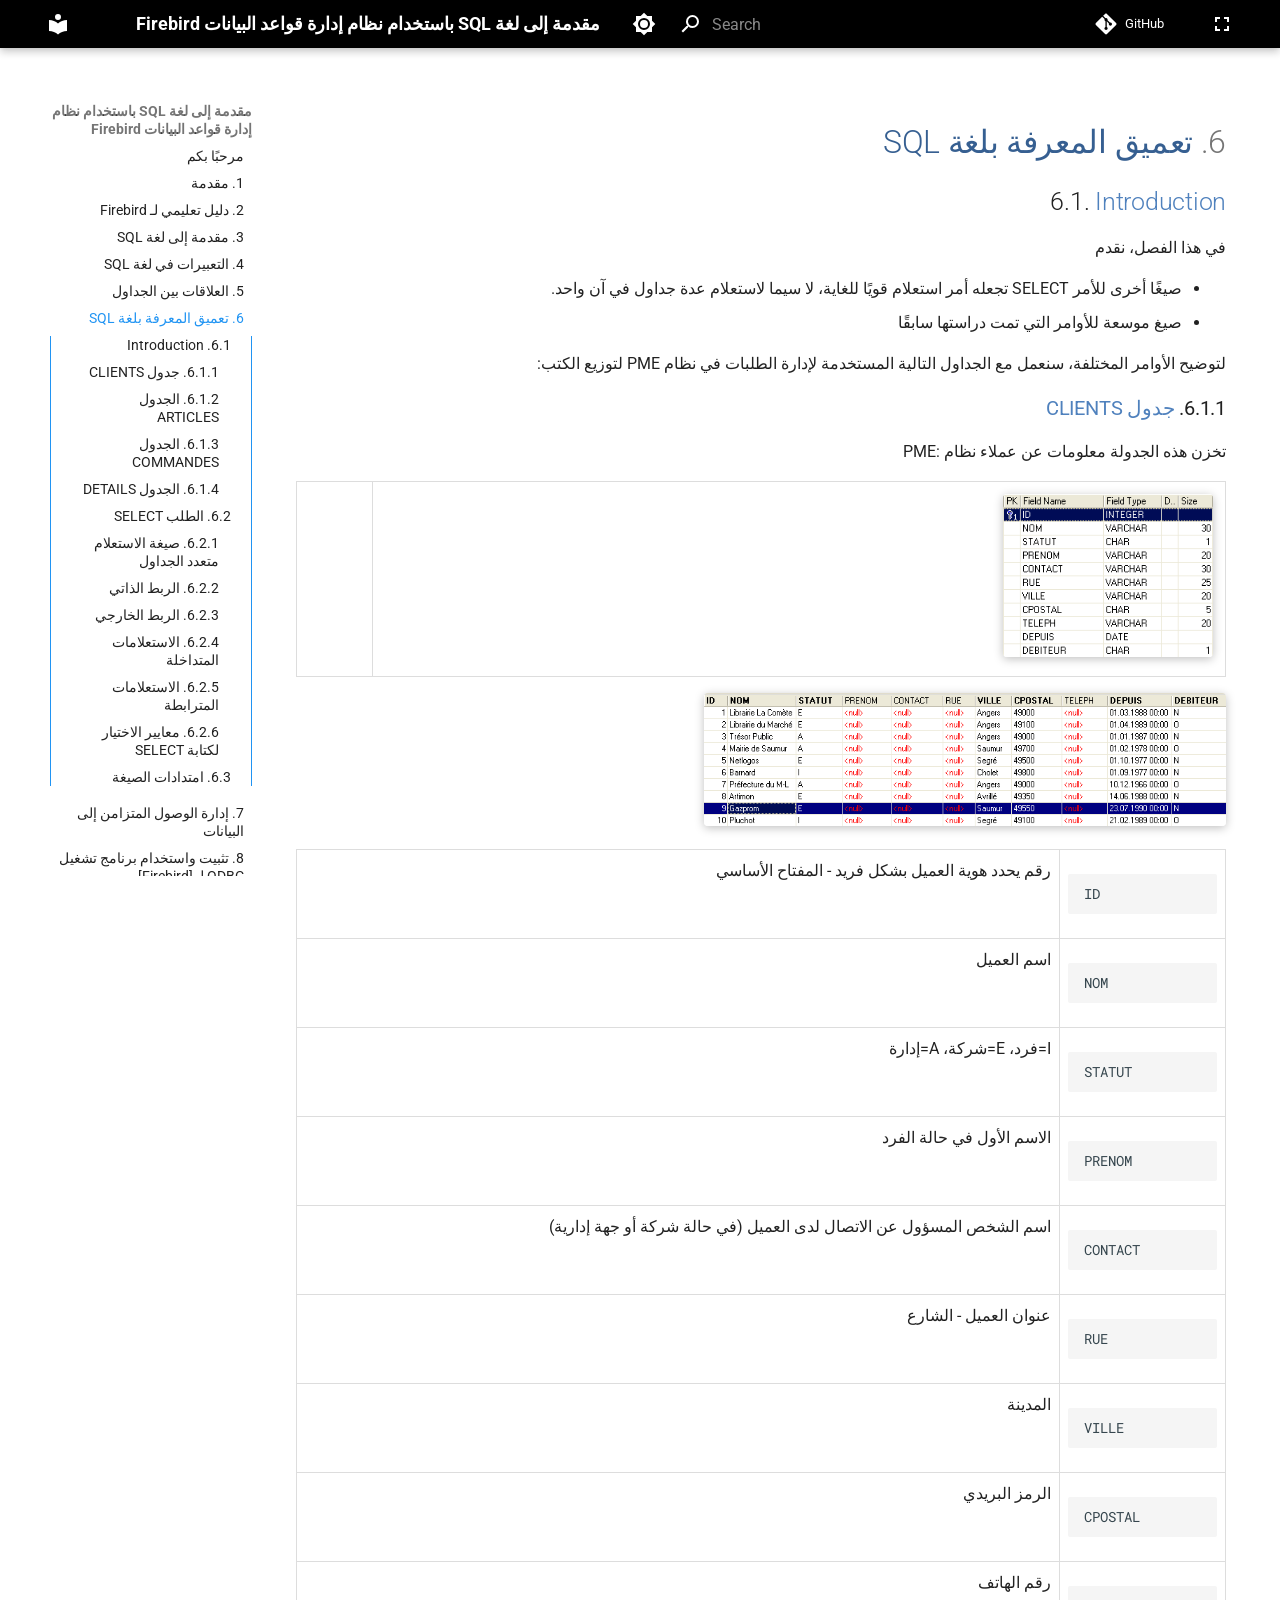
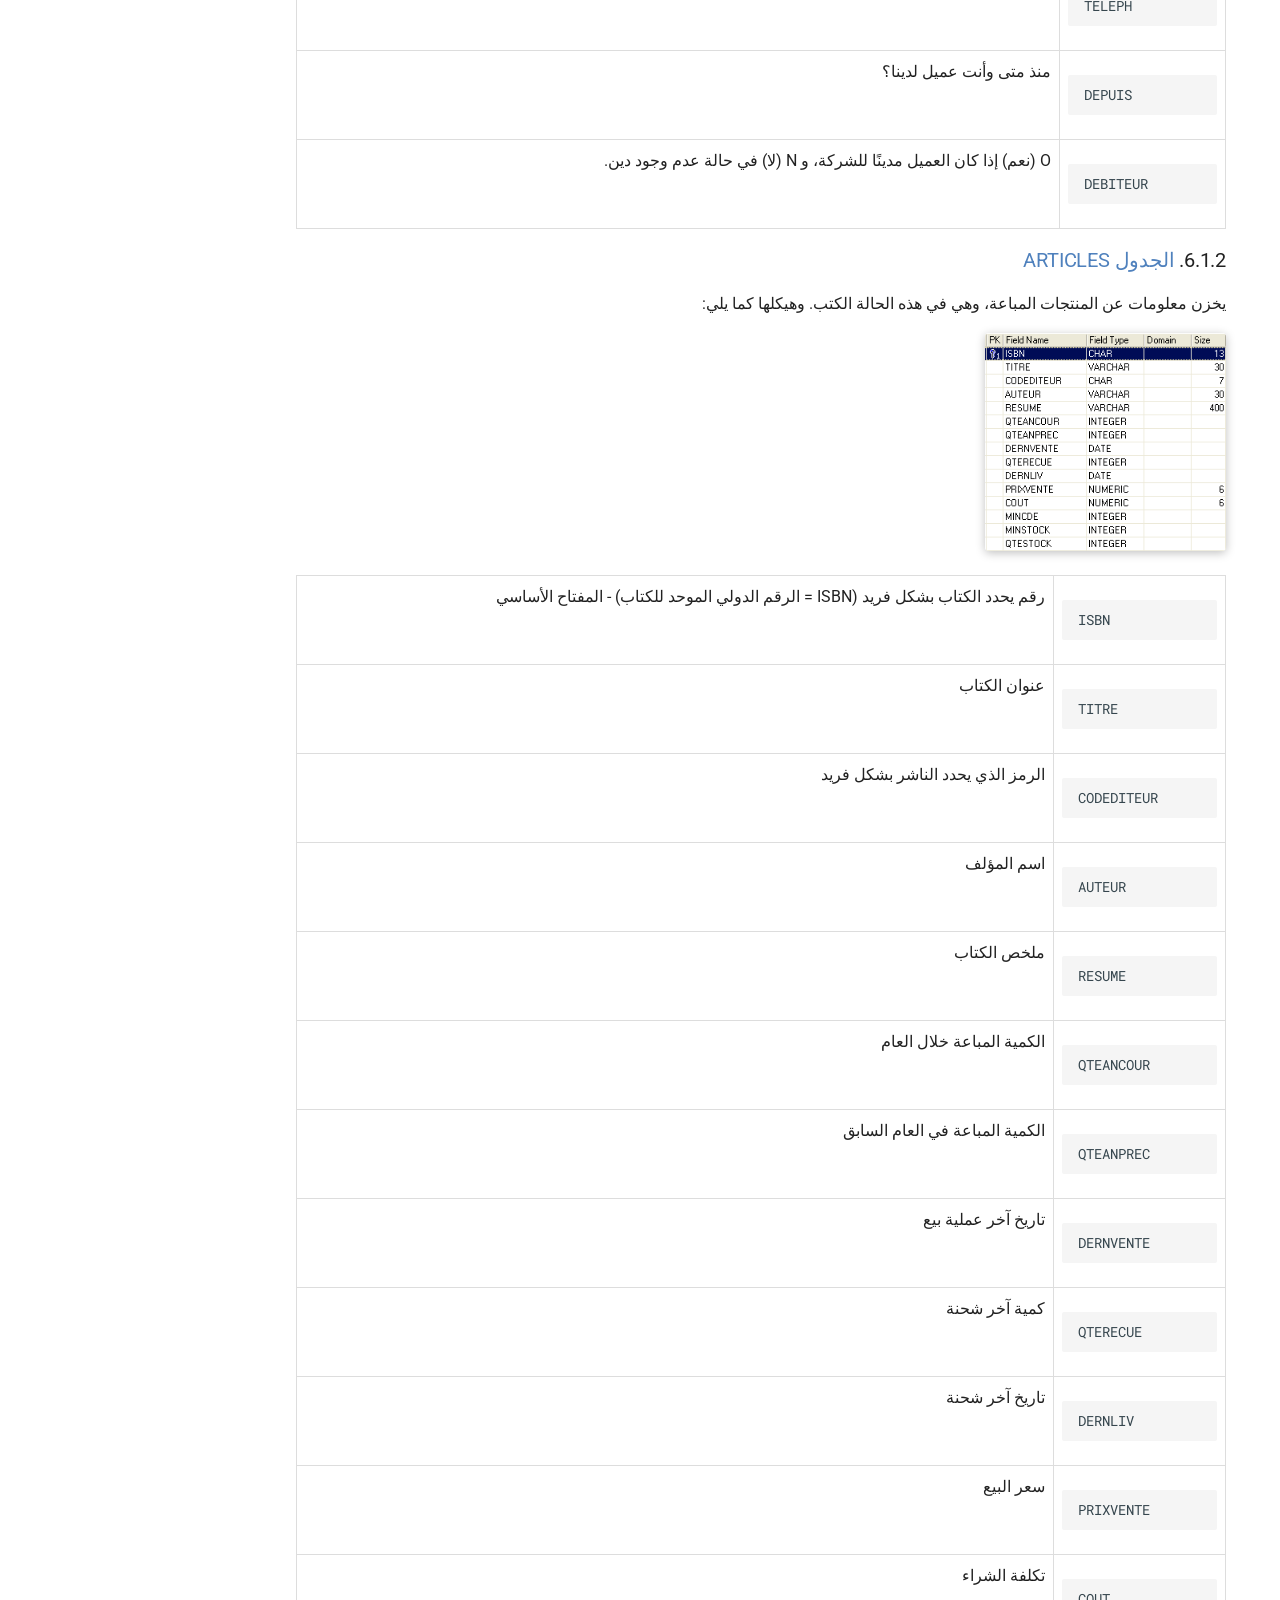
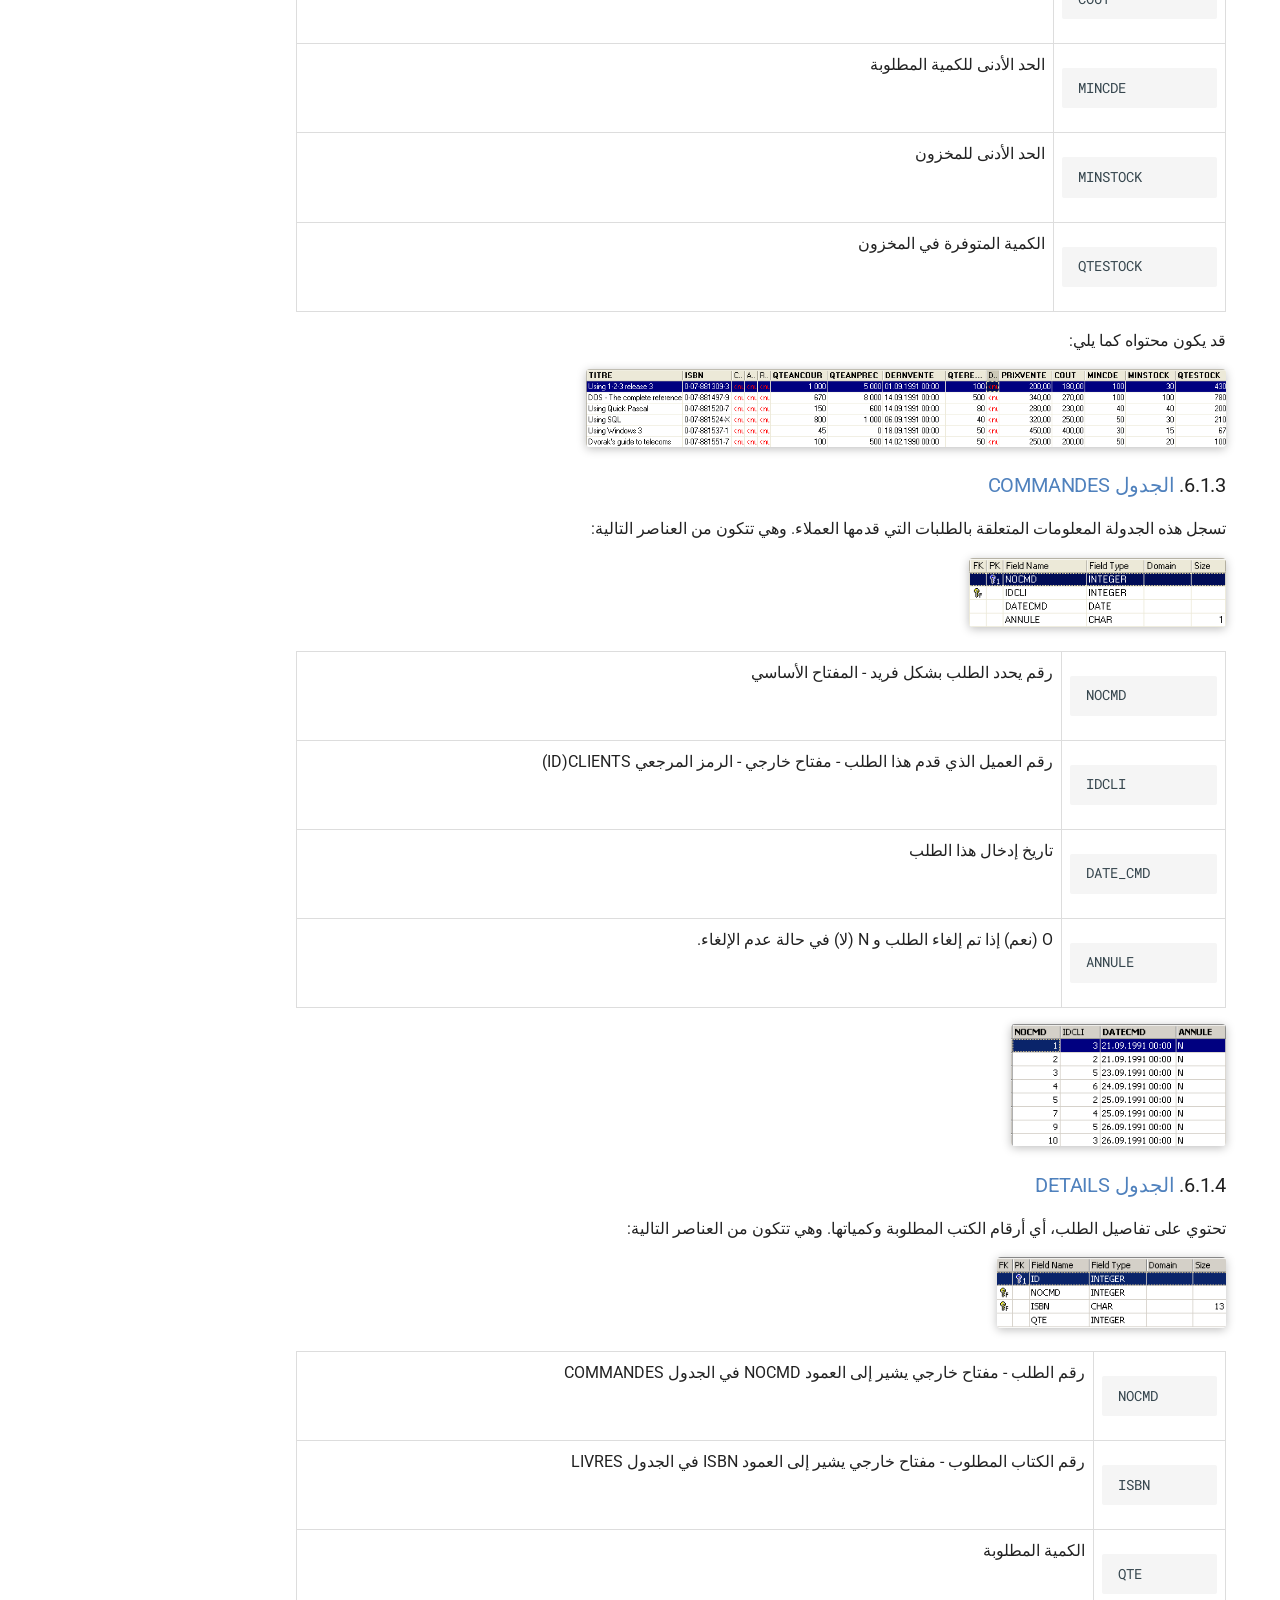
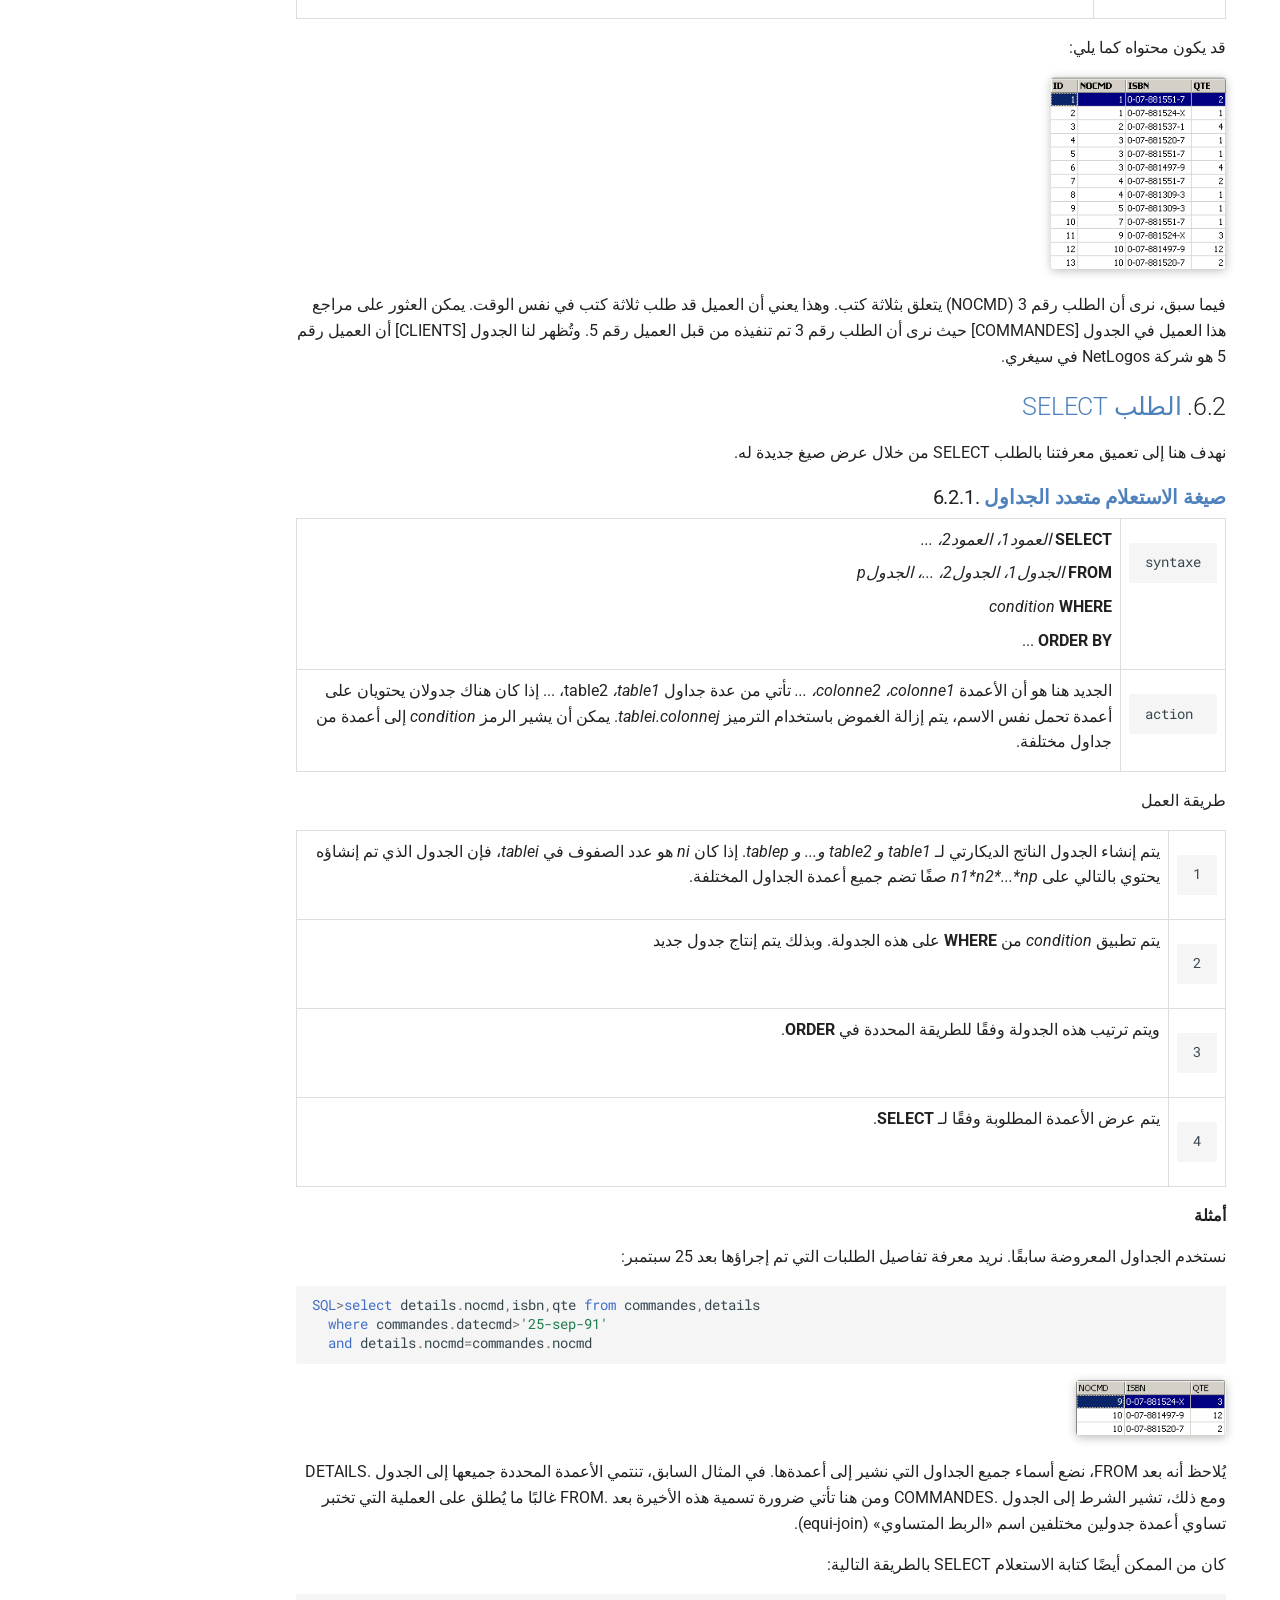
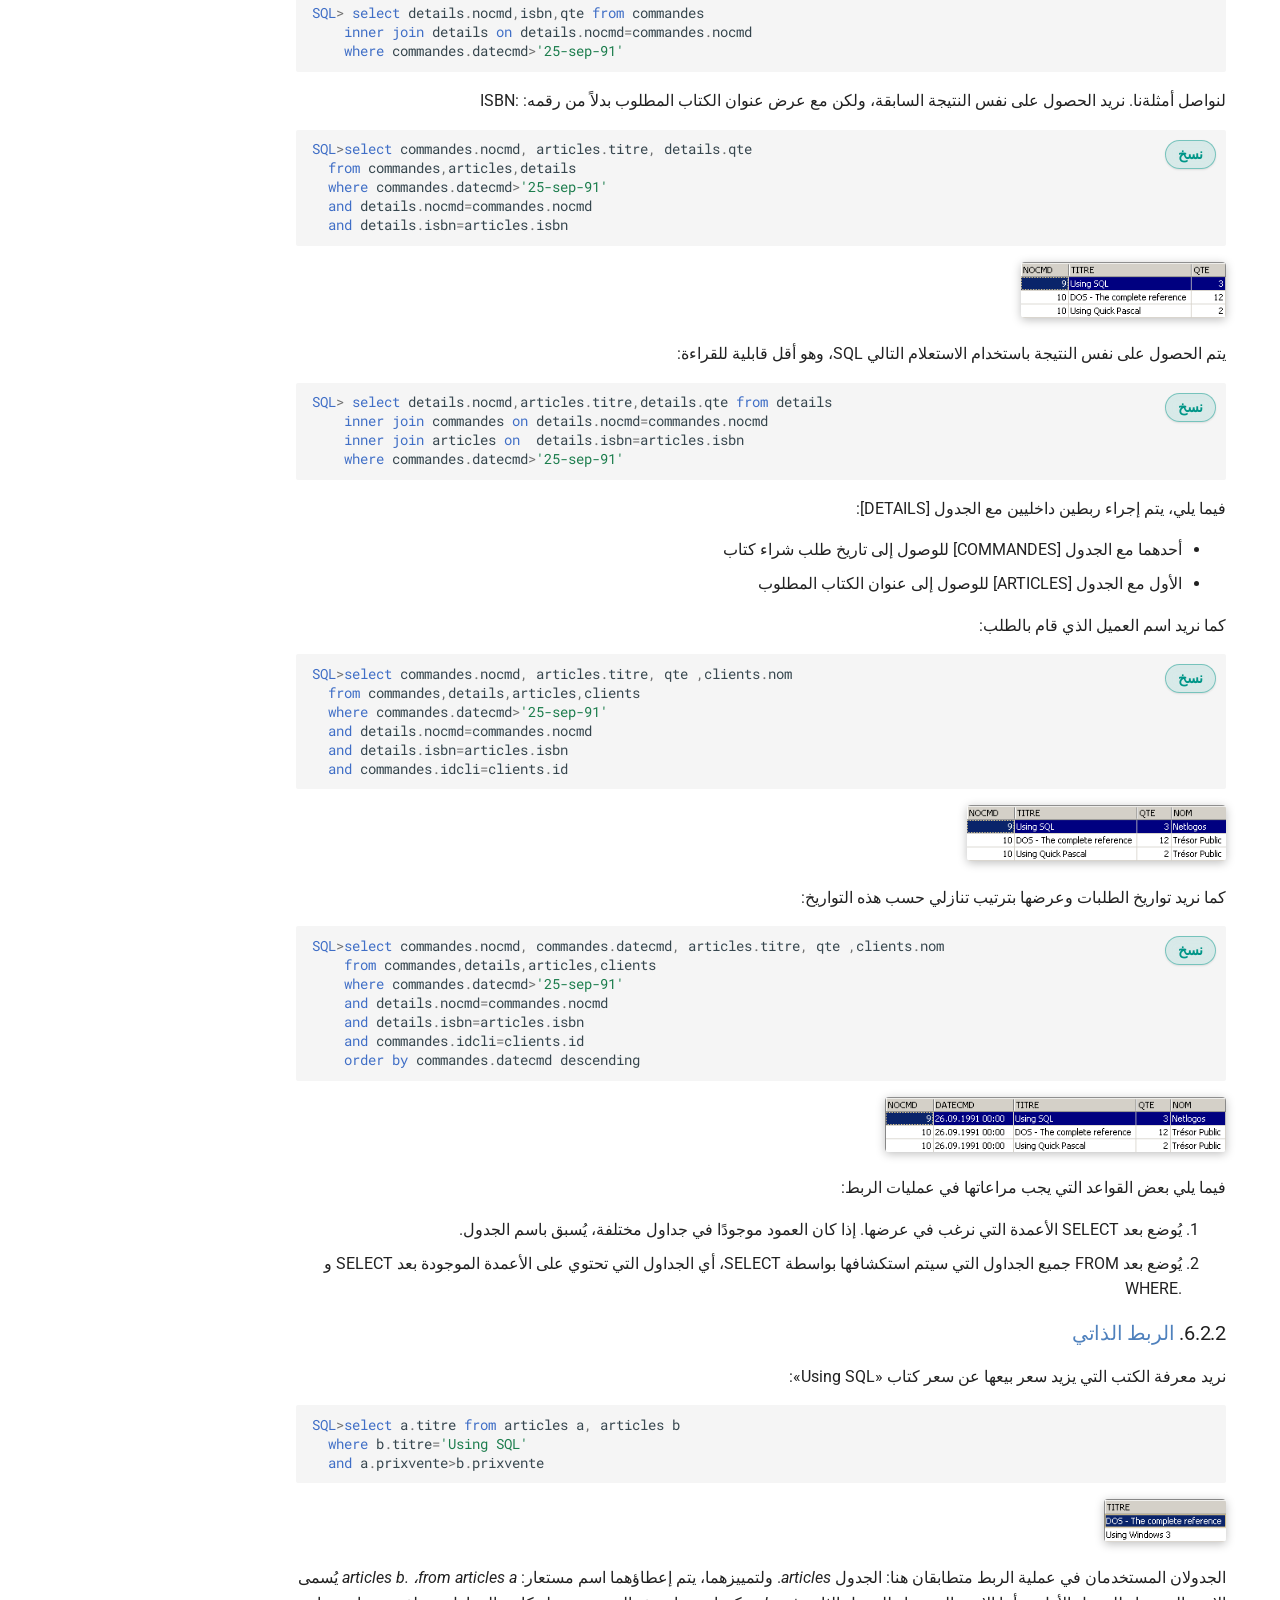
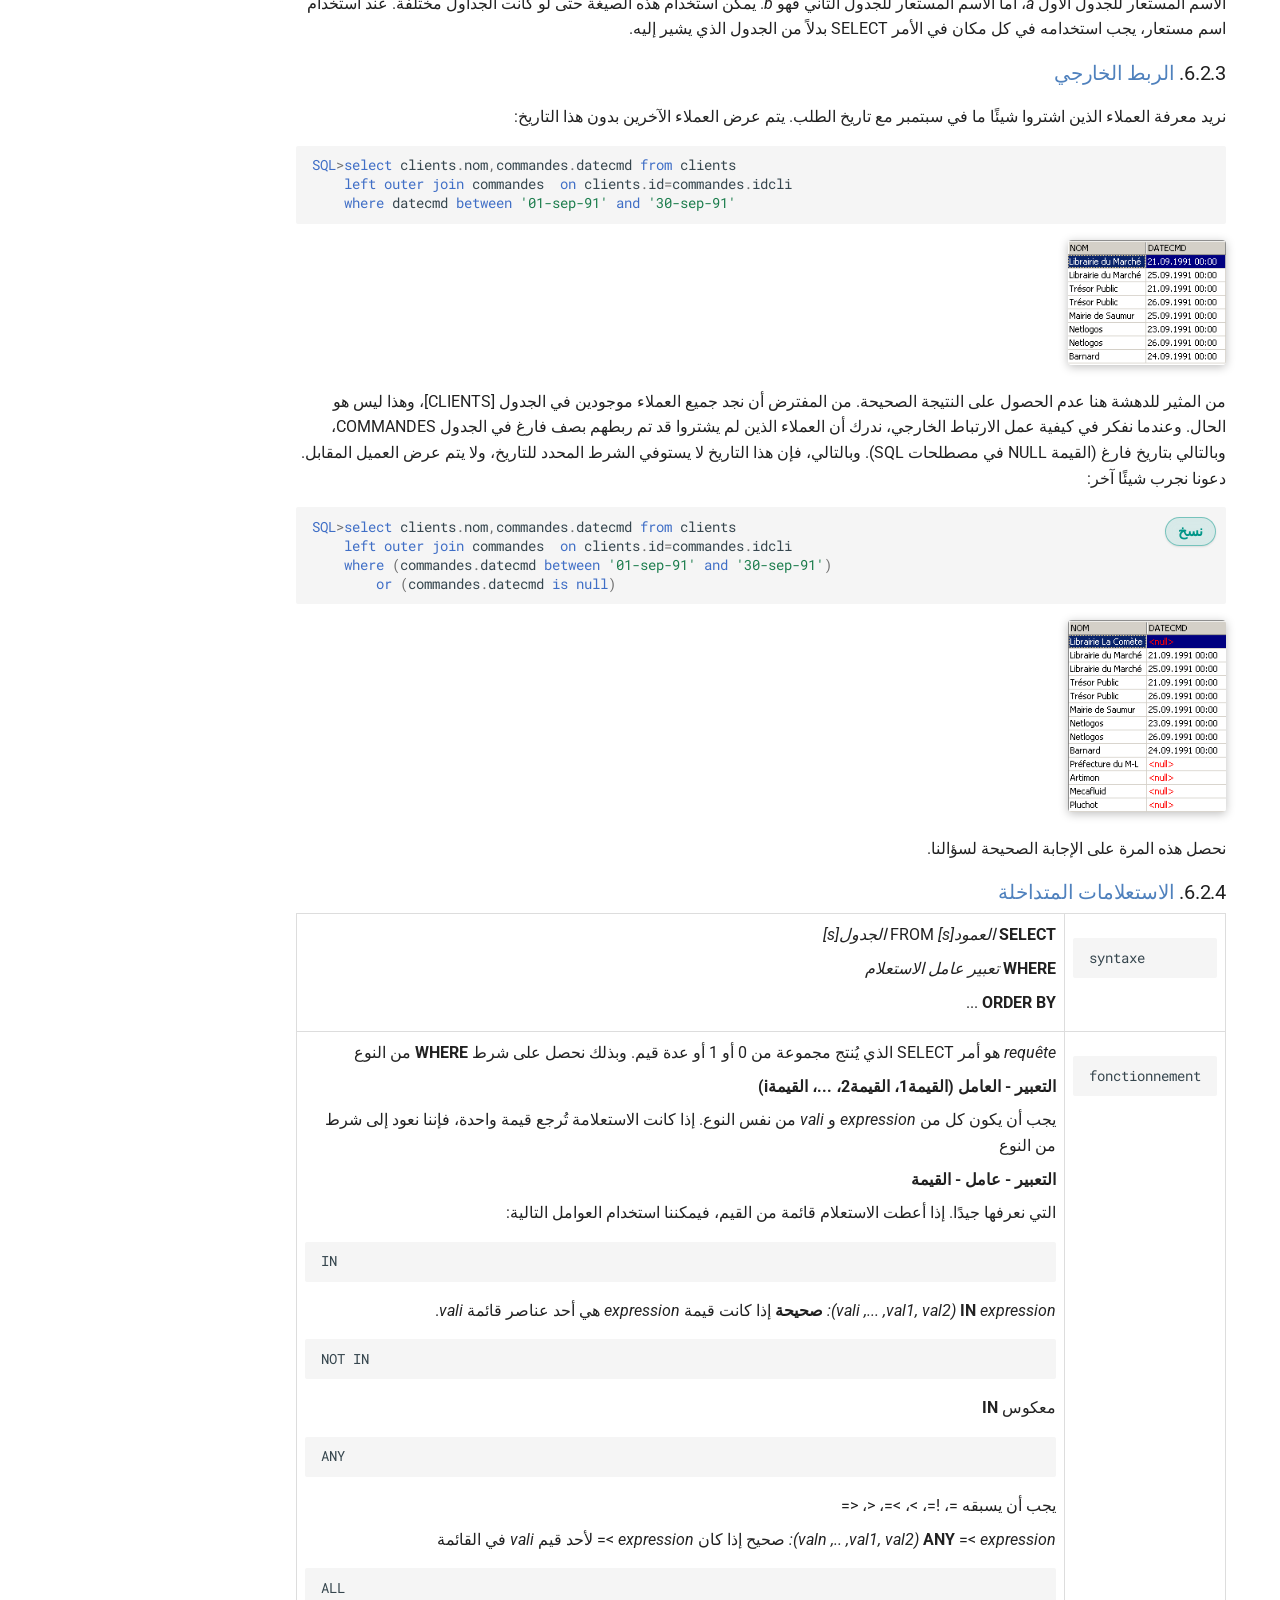
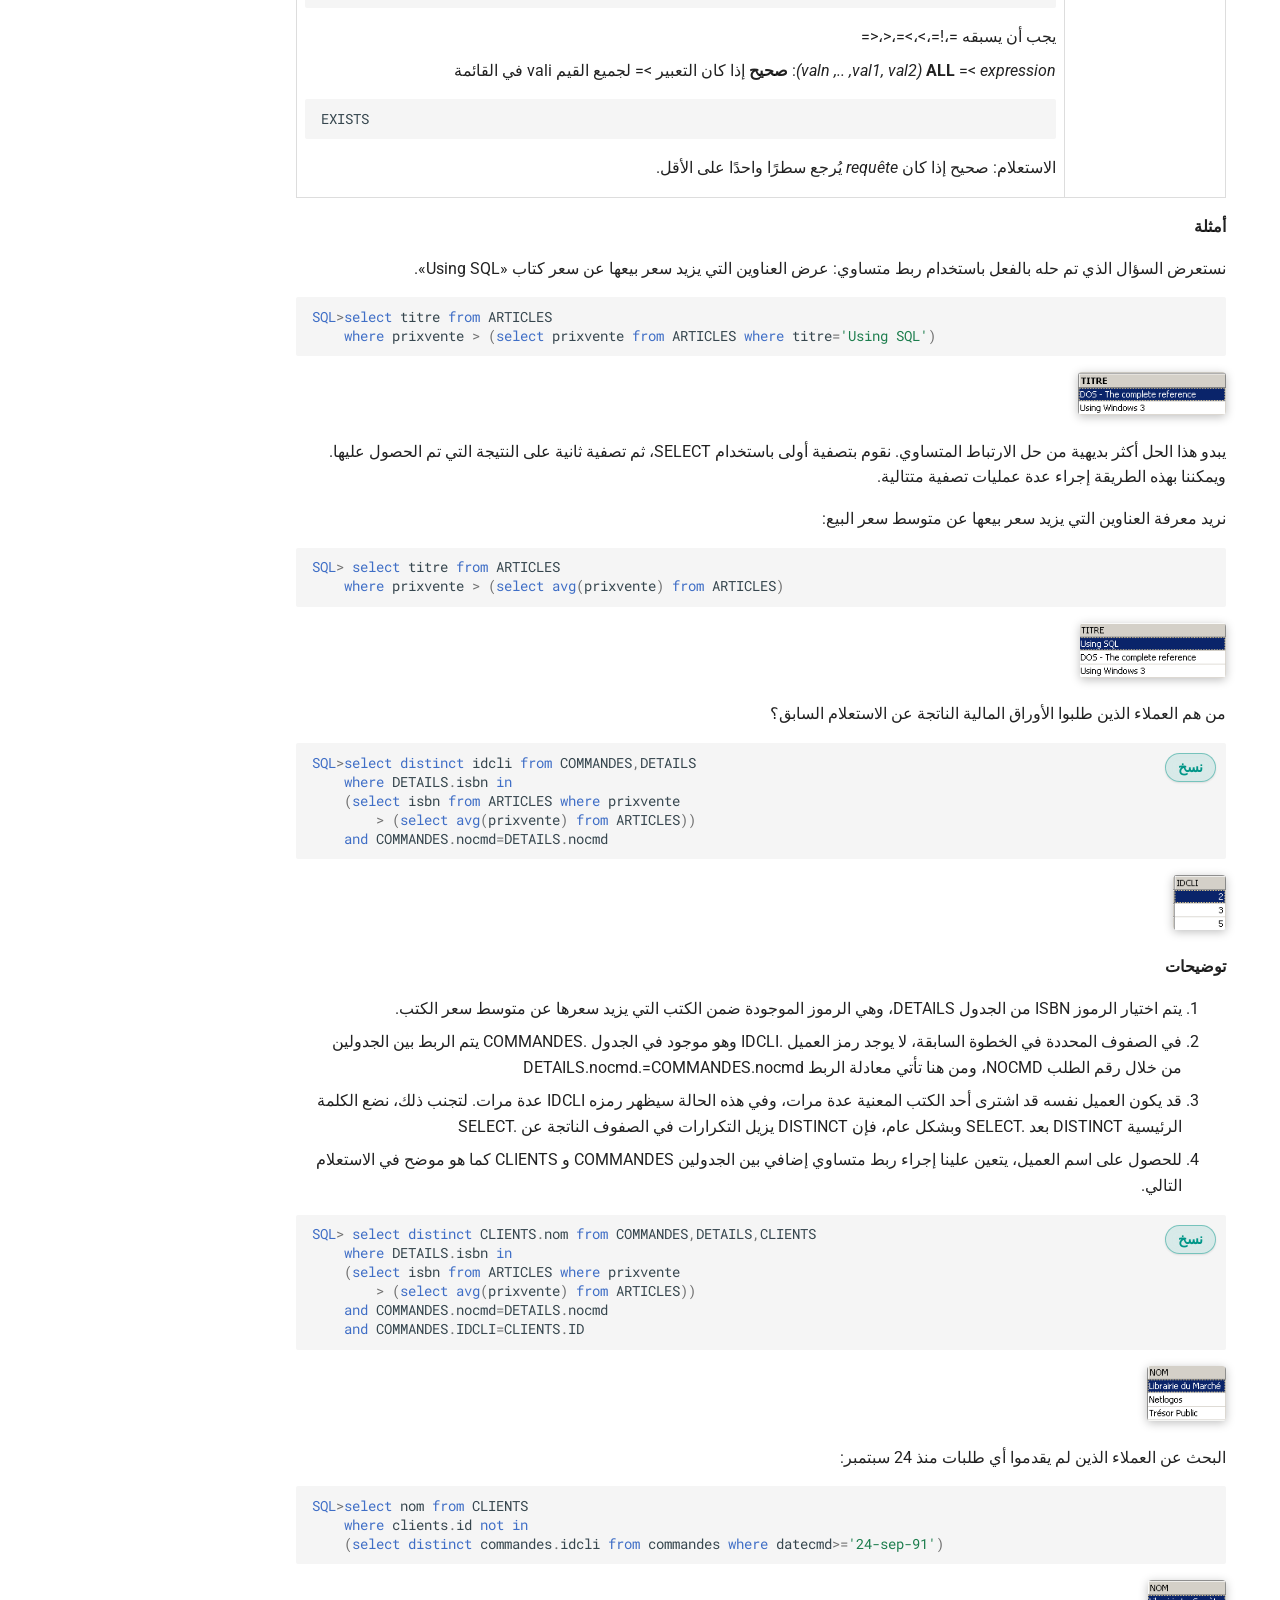
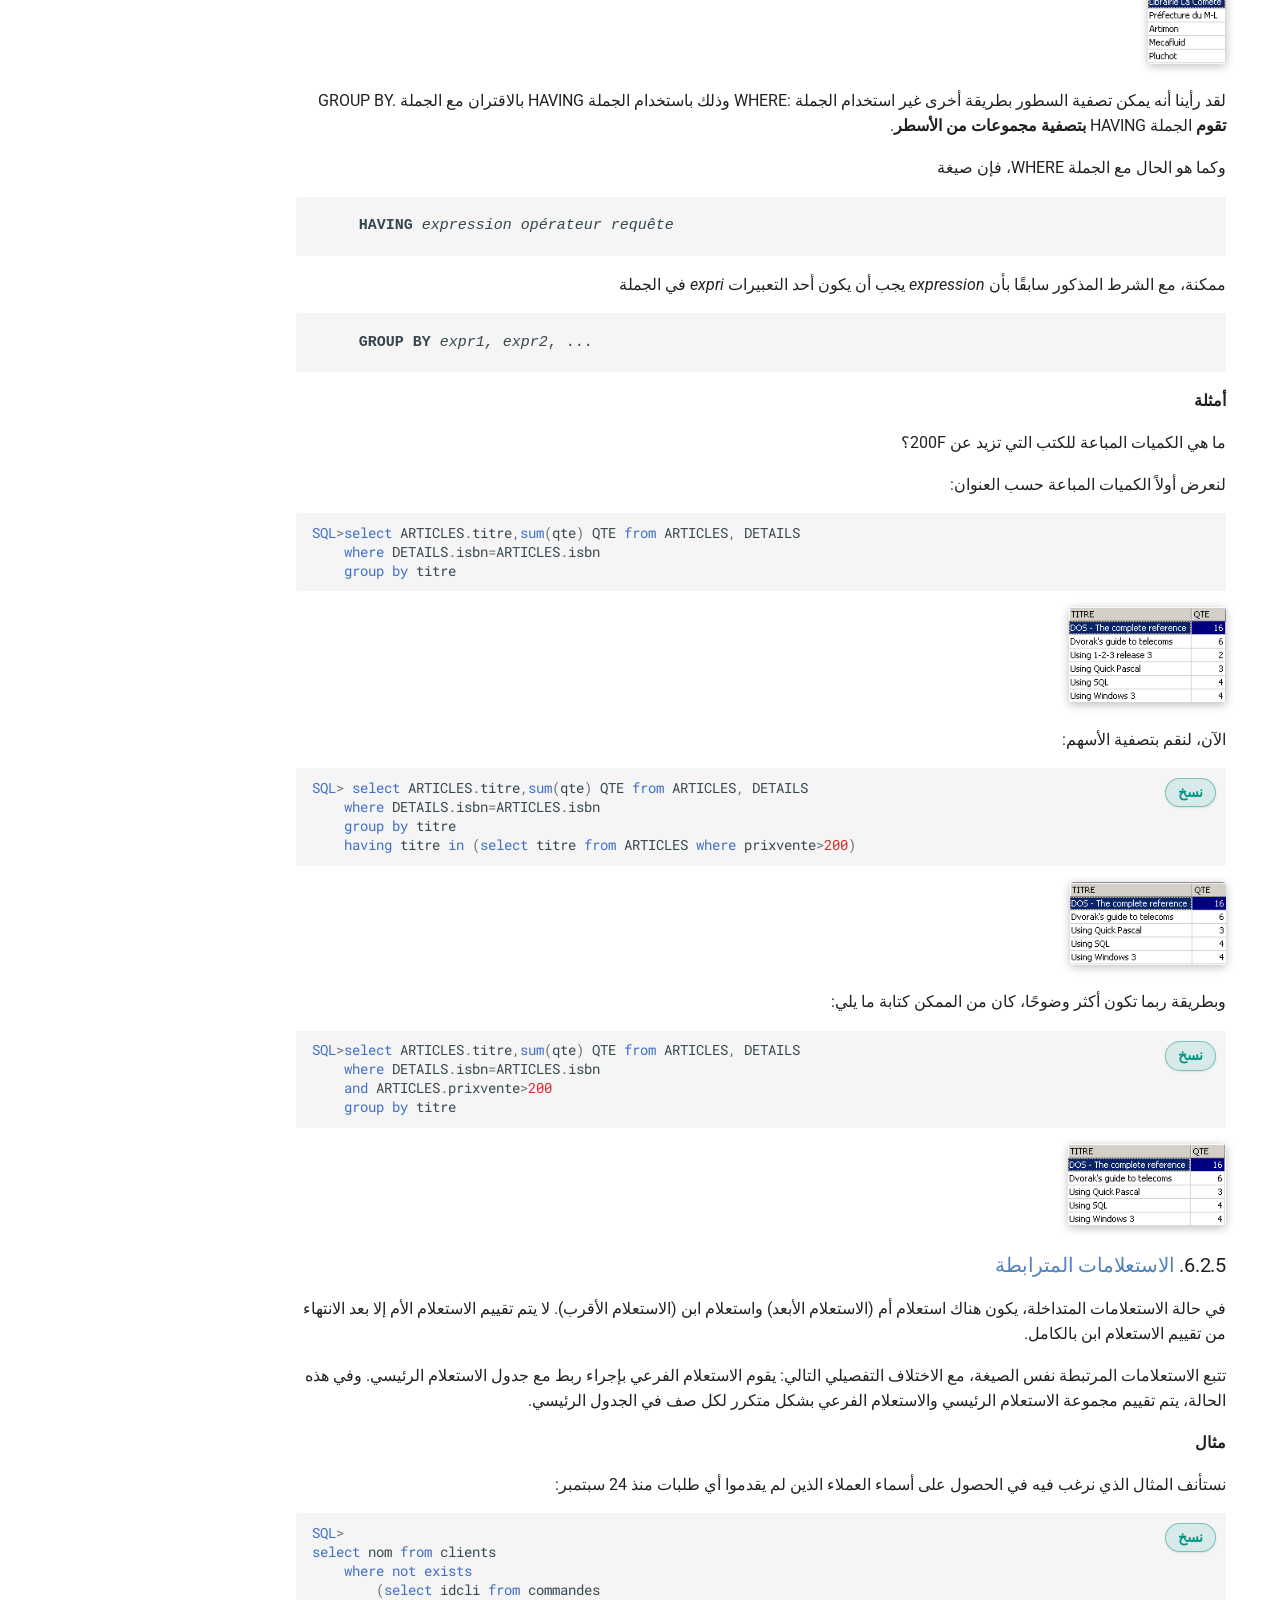
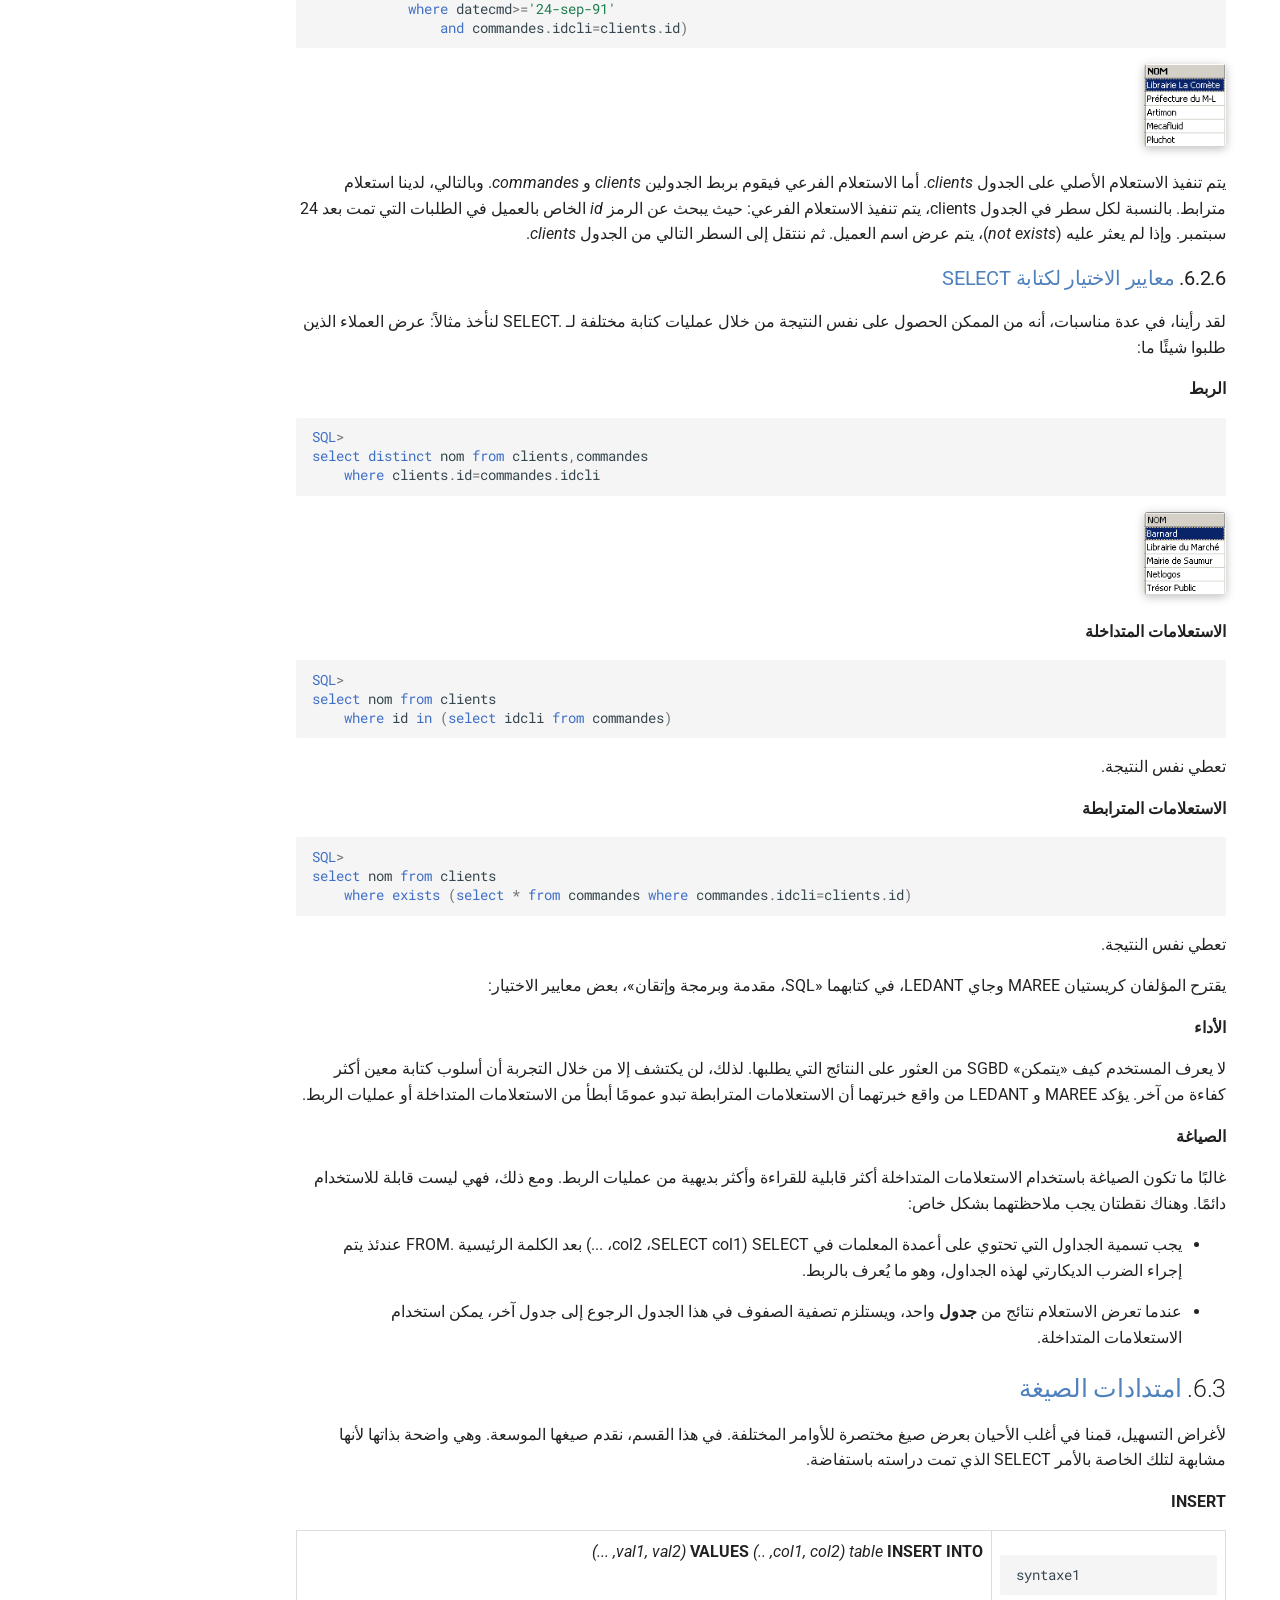
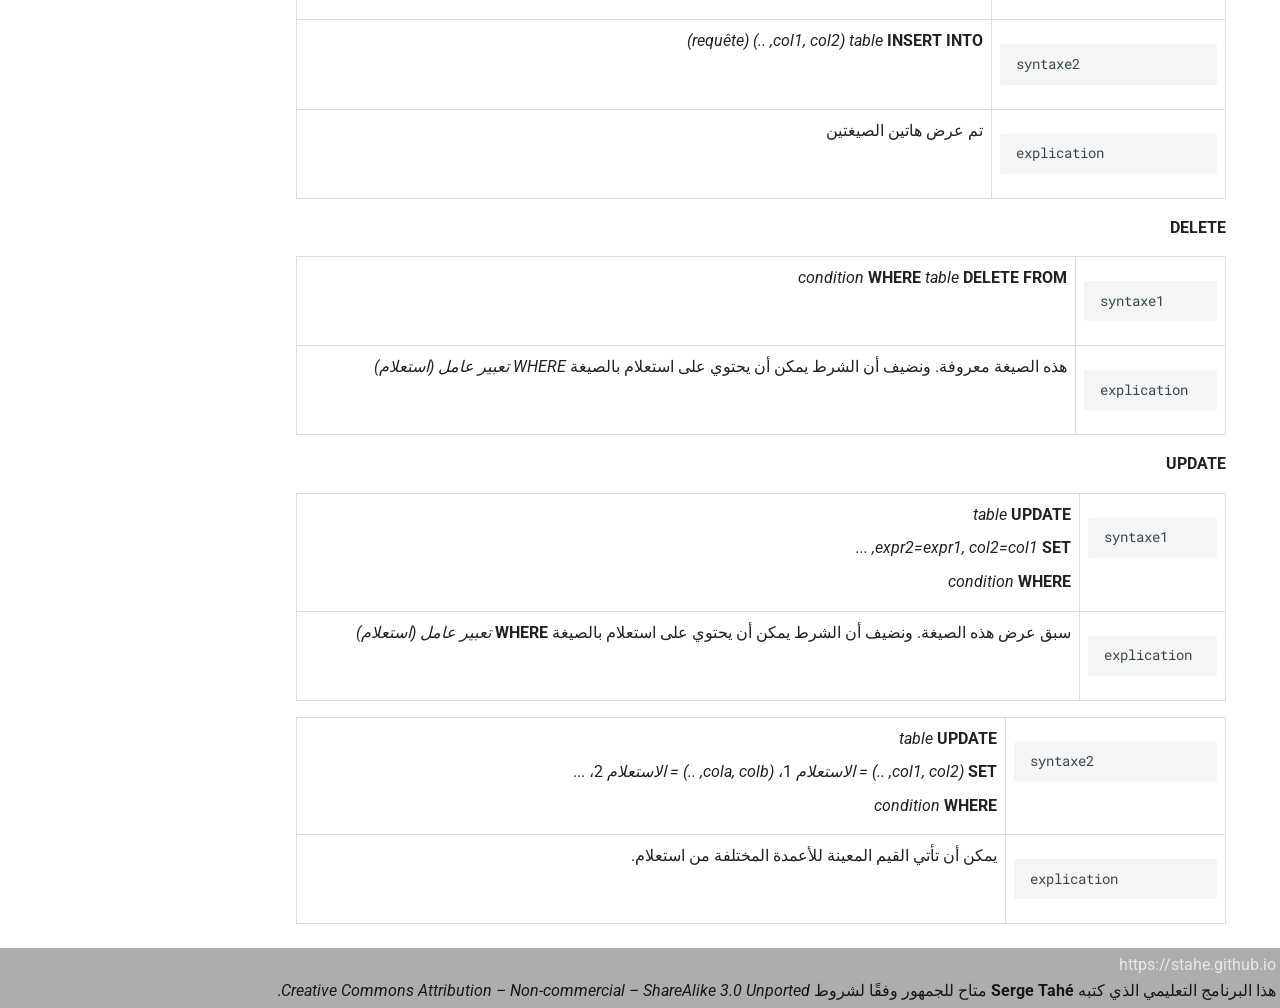
<file: tmyq-lmrf-bl-sql.html>
<!doctype html>
<html lang="en" class="no-js">
  <head>
    
      <meta charset="utf-8">
      <meta name="viewport" content="width=device-width,initial-scale=1">
      
        <meta name="description" content="مقدمة إلى لغة SQL باستخدام نظام إدارة قواعد البيانات Firebird">
      
      
        <meta name="author" content="Serge Tahé">
      
      
        <link rel="canonical" href="https://stahe.github.io/ar-sql-firebird-janv-2006/tmyq-lmrf-bl-sql.html">
      
      
        <link rel="prev" href="llqt-byn-ljdwl.html">
      
      
        <link rel="next" href="dr-lwwl-lmtzmn-l-lbynt.html">
      
      
        
      
      
      <link rel="icon" href="assets/images/favicon.png">
      <meta name="generator" content="mkdocs-1.6.1, mkdocs-material-9.7.0">
    
    
      
        <title>6. تعميق المعرفة بلغة SQL - مقدمة إلى لغة SQL باستخدام نظام إدارة قواعد البيانات Firebird</title>
      
    
    
      <link rel="stylesheet" href="assets/stylesheets/main.618322db.min.css">
      
        
        <link rel="stylesheet" href="assets/stylesheets/palette.ab4e12ef.min.css">
      
      


    
    
      
    
    
      
        
        
        <link rel="preconnect" href="https://fonts.gstatic.com" crossorigin>
        <link rel="stylesheet" href="https://fonts.googleapis.com/css?family=Roboto:300,300i,400,400i,700,700i%7CRoboto+Mono:400,400i,700,700i&display=fallback">
        <style>:root{--md-text-font:"Roboto";--md-code-font:"Roboto Mono"}</style>
      
    
    
      <link rel="stylesheet" href="stylesheets/focus.css">
    
      <link rel="stylesheet" href="stylesheets/bidi.css">
    
    <script>__md_scope=new URL(".",location),__md_hash=e=>[...e].reduce(((e,_)=>(e<<5)-e+_.charCodeAt(0)),0),__md_get=(e,_=localStorage,t=__md_scope)=>JSON.parse(_.getItem(t.pathname+"."+e)),__md_set=(e,_,t=localStorage,a=__md_scope)=>{try{t.setItem(a.pathname+"."+e,JSON.stringify(_))}catch(e){}}</script>
    
      
  <script async src="https://www.googletagmanager.com/gtag/js?id=G-EBZC3JVJNR"></script>
  <script>
    window.dataLayer = window.dataLayer || [];
    function gtag(){dataLayer.push(arguments);}
    gtag('js', new Date());
    var siteName = "مقدمة إلى لغة SQL باستخدام نظام إدارة قواعد البيانات Firebird";
    gtag('config', 'G-EBZC3JVJNR', {
        'page_title': siteName
    });
  </script>

    
    
  </head>
  
  
    
    
      
    
    
    
    
    <body dir="ltr" data-md-color-scheme="default" data-md-color-primary="blue" data-md-color-accent="purple">
  
    
    <input class="md-toggle" data-md-toggle="drawer" type="checkbox" id="__drawer" autocomplete="off">
    <input class="md-toggle" data-md-toggle="search" type="checkbox" id="__search" autocomplete="off">
    <label class="md-overlay" for="__drawer"></label>
    <div data-md-component="skip">
      
        
        <a href="#6-sql" class="md-skip">
          Skip to content
        </a>
      
    </div>
    <div data-md-component="announce">
      
    </div>
    
    
      

  

<header class="md-header md-header--shadow" data-md-component="header">
  <nav class="md-header__inner md-grid" aria-label="Header">
    <a href="index.html" title="مقدمة إلى لغة SQL باستخدام نظام إدارة قواعد البيانات Firebird" class="md-header__button md-logo" aria-label="مقدمة إلى لغة SQL باستخدام نظام إدارة قواعد البيانات Firebird" data-md-component="logo">
      
  
  <svg xmlns="http://www.w3.org/2000/svg" viewBox="0 0 24 24"><path d="M12 8a3 3 0 0 0 3-3 3 3 0 0 0-3-3 3 3 0 0 0-3 3 3 3 0 0 0 3 3m0 3.54C9.64 9.35 6.5 8 3 8v11c3.5 0 6.64 1.35 9 3.54 2.36-2.19 5.5-3.54 9-3.54V8c-3.5 0-6.64 1.35-9 3.54"/></svg>

    </a>
    <label class="md-header__button md-icon" for="__drawer">
      
      <svg xmlns="http://www.w3.org/2000/svg" viewBox="0 0 24 24"><path d="M3 6h18v2H3zm0 5h18v2H3zm0 5h18v2H3z"/></svg>
    </label>
    <div class="md-header__title" data-md-component="header-title">
      <div class="md-header__ellipsis">
        <div class="md-header__topic">
          <span class="md-ellipsis">
            مقدمة إلى لغة SQL باستخدام نظام إدارة قواعد البيانات Firebird
          </span>
        </div>
        <div class="md-header__topic" data-md-component="header-topic">
          <span class="md-ellipsis">
            
              6. تعميق المعرفة بلغة SQL
            
          </span>
        </div>
      </div>
    </div>
    
      
        <form class="md-header__option" data-md-component="palette">
  
    
    
    
    <input class="md-option" data-md-color-media="(prefers-color-scheme: light)" data-md-color-scheme="default" data-md-color-primary="blue" data-md-color-accent="purple"  aria-label="التبديل إلى الوضع الداكن"  type="radio" name="__palette" id="__palette_0">
    
      <label class="md-header__button md-icon" title="التبديل إلى الوضع الداكن" for="__palette_1" hidden>
        <svg xmlns="http://www.w3.org/2000/svg" viewBox="0 0 24 24"><path d="M12 8a4 4 0 0 0-4 4 4 4 0 0 0 4 4 4 4 0 0 0 4-4 4 4 0 0 0-4-4m0 10a6 6 0 0 1-6-6 6 6 0 0 1 6-6 6 6 0 0 1 6 6 6 6 0 0 1-6 6m8-9.31V4h-4.69L12 .69 8.69 4H4v4.69L.69 12 4 15.31V20h4.69L12 23.31 15.31 20H20v-4.69L23.31 12z"/></svg>
      </label>
    
  
    
    
    
    <input class="md-option" data-md-color-media="(prefers-color-scheme: dark)" data-md-color-scheme="slate" data-md-color-primary="blue" data-md-color-accent="purple"  aria-label="التبديل إلى الوضع الفاتح"  type="radio" name="__palette" id="__palette_1">
    
      <label class="md-header__button md-icon" title="التبديل إلى الوضع الفاتح" for="__palette_0" hidden>
        <svg xmlns="http://www.w3.org/2000/svg" viewBox="0 0 24 24"><path d="M12 18c-.89 0-1.74-.2-2.5-.55C11.56 16.5 13 14.42 13 12s-1.44-4.5-3.5-5.45C10.26 6.2 11.11 6 12 6a6 6 0 0 1 6 6 6 6 0 0 1-6 6m8-9.31V4h-4.69L12 .69 8.69 4H4v4.69L.69 12 4 15.31V20h4.69L12 23.31 15.31 20H20v-4.69L23.31 12z"/></svg>
      </label>
    
  
</form>
      
    
    
      <script>var palette=__md_get("__palette");if(palette&&palette.color){if("(prefers-color-scheme)"===palette.color.media){var media=matchMedia("(prefers-color-scheme: light)"),input=document.querySelector(media.matches?"[data-md-color-media='(prefers-color-scheme: light)']":"[data-md-color-media='(prefers-color-scheme: dark)']");palette.color.media=input.getAttribute("data-md-color-media"),palette.color.scheme=input.getAttribute("data-md-color-scheme"),palette.color.primary=input.getAttribute("data-md-color-primary"),palette.color.accent=input.getAttribute("data-md-color-accent")}for(var[key,value]of Object.entries(palette.color))document.body.setAttribute("data-md-color-"+key,value)}</script>
    
    
    
      
      
        <label class="md-header__button md-icon" for="__search">
          
          <svg xmlns="http://www.w3.org/2000/svg" viewBox="0 0 24 24"><path d="M9.5 3A6.5 6.5 0 0 1 16 9.5c0 1.61-.59 3.09-1.56 4.23l.27.27h.79l5 5-1.5 1.5-5-5v-.79l-.27-.27A6.52 6.52 0 0 1 9.5 16 6.5 6.5 0 0 1 3 9.5 6.5 6.5 0 0 1 9.5 3m0 2C7 5 5 7 5 9.5S7 14 9.5 14 14 12 14 9.5 12 5 9.5 5"/></svg>
        </label>
        <div class="md-search" data-md-component="search" role="dialog">
  <label class="md-search__overlay" for="__search"></label>
  <div class="md-search__inner" role="search">
    <form class="md-search__form" name="search">
      <input type="text" class="md-search__input" name="query" aria-label="Search" placeholder="Search" autocapitalize="off" autocorrect="off" autocomplete="off" spellcheck="false" data-md-component="search-query" required>
      <label class="md-search__icon md-icon" for="__search">
        
        <svg xmlns="http://www.w3.org/2000/svg" viewBox="0 0 24 24"><path d="M9.5 3A6.5 6.5 0 0 1 16 9.5c0 1.61-.59 3.09-1.56 4.23l.27.27h.79l5 5-1.5 1.5-5-5v-.79l-.27-.27A6.52 6.52 0 0 1 9.5 16 6.5 6.5 0 0 1 3 9.5 6.5 6.5 0 0 1 9.5 3m0 2C7 5 5 7 5 9.5S7 14 9.5 14 14 12 14 9.5 12 5 9.5 5"/></svg>
        
        <svg xmlns="http://www.w3.org/2000/svg" viewBox="0 0 24 24"><path d="M20 11v2H8l5.5 5.5-1.42 1.42L4.16 12l7.92-7.92L13.5 5.5 8 11z"/></svg>
      </label>
      <nav class="md-search__options" aria-label="Search">
        
        <button type="reset" class="md-search__icon md-icon" title="Clear" aria-label="Clear" tabindex="-1">
          
          <svg xmlns="http://www.w3.org/2000/svg" viewBox="0 0 24 24"><path d="M19 6.41 17.59 5 12 10.59 6.41 5 5 6.41 10.59 12 5 17.59 6.41 19 12 13.41 17.59 19 19 17.59 13.41 12z"/></svg>
        </button>
      </nav>
      
    </form>
    <div class="md-search__output">
      <div class="md-search__scrollwrap" tabindex="0" data-md-scrollfix>
        <div class="md-search-result" data-md-component="search-result">
          <div class="md-search-result__meta">
            Initializing search
          </div>
          <ol class="md-search-result__list" role="presentation"></ol>
        </div>
      </div>
    </div>
  </div>
</div>
      
    
    
      <div class="md-header__source">
        <a href="https://stahe.github.io/ar-sql-firebird-janv-2006" title="Go to repository" class="md-source" data-md-component="source">
  <div class="md-source__icon md-icon">
    
    <svg xmlns="http://www.w3.org/2000/svg" viewBox="0 0 448 512"><!--! Font Awesome Free 7.1.0 by @fontawesome - https://fontawesome.com License - https://fontawesome.com/license/free (Icons: CC BY 4.0, Fonts: SIL OFL 1.1, Code: MIT License) Copyright 2025 Fonticons, Inc.--><path d="M439.6 236.1 244 40.5c-5.4-5.5-12.8-8.5-20.4-8.5s-15 3-20.4 8.4L162.5 81l51.5 51.5c27.1-9.1 52.7 16.8 43.4 43.7l49.7 49.7c34.2-11.8 61.2 31 35.5 56.7-26.5 26.5-70.2-2.9-56-37.3L240.3 199v121.9c25.3 12.5 22.3 41.8 9.1 55-6.4 6.4-15.2 10.1-24.3 10.1s-17.8-3.6-24.3-10.1c-17.6-17.6-11.1-46.9 11.2-56v-123c-20.8-8.5-24.6-30.7-18.6-45L142.6 101 8.5 235.1C3 240.6 0 247.9 0 255.5s3 15 8.5 20.4l195.6 195.7c5.4 5.4 12.7 8.4 20.4 8.4s15-3 20.4-8.4l194.7-194.7c5.4-5.4 8.4-12.8 8.4-20.4s-3-15-8.4-20.4"/></svg>
  </div>
  <div class="md-source__repository">
    GitHub
  </div>
</a>
      </div>
    
  </nav>
  
</header>
    
    <div class="md-container" data-md-component="container">
      
      
        
          
        
      
      <main class="md-main" data-md-component="main">
        <div class="md-main__inner md-grid">
          
            
              
              <div class="md-sidebar md-sidebar--primary" data-md-component="sidebar" data-md-type="navigation" >
                <div class="md-sidebar__scrollwrap">
                  <div class="md-sidebar__inner">
                    



  

<nav class="md-nav md-nav--primary md-nav--integrated" aria-label="Navigation" data-md-level="0">
  <label class="md-nav__title" for="__drawer">
    <a href="index.html" title="مقدمة إلى لغة SQL باستخدام نظام إدارة قواعد البيانات Firebird" class="md-nav__button md-logo" aria-label="مقدمة إلى لغة SQL باستخدام نظام إدارة قواعد البيانات Firebird" data-md-component="logo">
      
  
  <svg xmlns="http://www.w3.org/2000/svg" viewBox="0 0 24 24"><path d="M12 8a3 3 0 0 0 3-3 3 3 0 0 0-3-3 3 3 0 0 0-3 3 3 3 0 0 0 3 3m0 3.54C9.64 9.35 6.5 8 3 8v11c3.5 0 6.64 1.35 9 3.54 2.36-2.19 5.5-3.54 9-3.54V8c-3.5 0-6.64 1.35-9 3.54"/></svg>

    </a>
    مقدمة إلى لغة SQL باستخدام نظام إدارة قواعد البيانات Firebird
  </label>
  
    <div class="md-nav__source">
      <a href="https://stahe.github.io/ar-sql-firebird-janv-2006" title="Go to repository" class="md-source" data-md-component="source">
  <div class="md-source__icon md-icon">
    
    <svg xmlns="http://www.w3.org/2000/svg" viewBox="0 0 448 512"><!--! Font Awesome Free 7.1.0 by @fontawesome - https://fontawesome.com License - https://fontawesome.com/license/free (Icons: CC BY 4.0, Fonts: SIL OFL 1.1, Code: MIT License) Copyright 2025 Fonticons, Inc.--><path d="M439.6 236.1 244 40.5c-5.4-5.5-12.8-8.5-20.4-8.5s-15 3-20.4 8.4L162.5 81l51.5 51.5c27.1-9.1 52.7 16.8 43.4 43.7l49.7 49.7c34.2-11.8 61.2 31 35.5 56.7-26.5 26.5-70.2-2.9-56-37.3L240.3 199v121.9c25.3 12.5 22.3 41.8 9.1 55-6.4 6.4-15.2 10.1-24.3 10.1s-17.8-3.6-24.3-10.1c-17.6-17.6-11.1-46.9 11.2-56v-123c-20.8-8.5-24.6-30.7-18.6-45L142.6 101 8.5 235.1C3 240.6 0 247.9 0 255.5s3 15 8.5 20.4l195.6 195.7c5.4 5.4 12.7 8.4 20.4 8.4s15-3 20.4-8.4l194.7-194.7c5.4-5.4 8.4-12.8 8.4-20.4s-3-15-8.4-20.4"/></svg>
  </div>
  <div class="md-source__repository">
    GitHub
  </div>
</a>
    </div>
  
  <ul class="md-nav__list" data-md-scrollfix>
    
      
      
  
  
  
  
    <li class="md-nav__item">
      <a href="index.html" class="md-nav__link">
        
  
  
  <span class="md-ellipsis">
    
  
    مرحبًا بكم
  

    
  </span>
  
  

      </a>
    </li>
  

    
      
      
  
  
  
  
    <li class="md-nav__item">
      <a href="mqdm.html" class="md-nav__link">
        
  
  
  <span class="md-ellipsis">
    
  
    1. مقدمة
  

    
  </span>
  
  

      </a>
    </li>
  

    
      
      
  
  
  
  
    <li class="md-nav__item">
      <a href="dlyl-tlymy-l-firebird.html" class="md-nav__link">
        
  
  
  <span class="md-ellipsis">
    
  
    2. دليل تعليمي لـ Firebird
  

    
  </span>
  
  

      </a>
    </li>
  

    
      
      
  
  
  
  
    <li class="md-nav__item">
      <a href="mqdm-l-l-sql.html" class="md-nav__link">
        
  
  
  <span class="md-ellipsis">
    
  
    3. مقدمة إلى لغة SQL
  

    
  </span>
  
  

      </a>
    </li>
  

    
      
      
  
  
  
  
    <li class="md-nav__item">
      <a href="ltbyrt-fy-l-sql.html" class="md-nav__link">
        
  
  
  <span class="md-ellipsis">
    
  
    4. التعبيرات في لغة SQL
  

    
  </span>
  
  

      </a>
    </li>
  

    
      
      
  
  
  
  
    <li class="md-nav__item">
      <a href="llqt-byn-ljdwl.html" class="md-nav__link">
        
  
  
  <span class="md-ellipsis">
    
  
    5. العلاقات بين الجداول
  

    
  </span>
  
  

      </a>
    </li>
  

    
      
      
  
  
    
  
  
  
    <li class="md-nav__item md-nav__item--active">
      
      <input class="md-nav__toggle md-toggle" type="checkbox" id="__toc">
      
      
        
      
      
        <label class="md-nav__link md-nav__link--active" for="__toc">
          
  
  
  <span class="md-ellipsis">
    
  
    6. تعميق المعرفة بلغة SQL
  

    
  </span>
  
  

          <span class="md-nav__icon md-icon"></span>
        </label>
      
      <a href="tmyq-lmrf-bl-sql.html" class="md-nav__link md-nav__link--active">
        
  
  
  <span class="md-ellipsis">
    
  
    6. تعميق المعرفة بلغة SQL
  

    
  </span>
  
  

      </a>
      
        

<nav class="md-nav md-nav--secondary" aria-label="Table of contents">
  
  
  
    
  
  
    <label class="md-nav__title" for="__toc">
      <span class="md-nav__icon md-icon"></span>
      Table of contents
    </label>
    <ul class="md-nav__list" data-md-component="toc" data-md-scrollfix>
      
        <li class="md-nav__item">
  <a href="#61-introduction" class="md-nav__link">
    <span class="md-ellipsis">
      
        6.1. Introduction
      
    </span>
  </a>
  
    <nav class="md-nav" aria-label="6.1. Introduction">
      <ul class="md-nav__list">
        
          <li class="md-nav__item">
  <a href="#611-clients" class="md-nav__link">
    <span class="md-ellipsis">
      
        6.1.1. جدول CLIENTS
      
    </span>
  </a>
  
</li>
        
          <li class="md-nav__item">
  <a href="#612-articles" class="md-nav__link">
    <span class="md-ellipsis">
      
        6.1.2. الجدول ARTICLES
      
    </span>
  </a>
  
</li>
        
          <li class="md-nav__item">
  <a href="#613-commandes" class="md-nav__link">
    <span class="md-ellipsis">
      
        6.1.3. الجدول COMMANDES
      
    </span>
  </a>
  
</li>
        
          <li class="md-nav__item">
  <a href="#614-details" class="md-nav__link">
    <span class="md-ellipsis">
      
        6.1.4. الجدول DETAILS
      
    </span>
  </a>
  
</li>
        
      </ul>
    </nav>
  
</li>
      
        <li class="md-nav__item">
  <a href="#62-select" class="md-nav__link">
    <span class="md-ellipsis">
      
        6.2. الطلب SELECT
      
    </span>
  </a>
  
    <nav class="md-nav" aria-label="6.2. الطلب SELECT">
      <ul class="md-nav__list">
        
          <li class="md-nav__item">
  <a href="#621" class="md-nav__link">
    <span class="md-ellipsis">
      
        6.2.1. صيغة الاستعلام متعدد الجداول
      
    </span>
  </a>
  
</li>
        
          <li class="md-nav__item">
  <a href="#622" class="md-nav__link">
    <span class="md-ellipsis">
      
        6.2.2. الربط الذاتي
      
    </span>
  </a>
  
</li>
        
          <li class="md-nav__item">
  <a href="#623" class="md-nav__link">
    <span class="md-ellipsis">
      
        6.2.3. الربط الخارجي
      
    </span>
  </a>
  
</li>
        
          <li class="md-nav__item">
  <a href="#624" class="md-nav__link">
    <span class="md-ellipsis">
      
        6.2.4. الاستعلامات المتداخلة
      
    </span>
  </a>
  
</li>
        
          <li class="md-nav__item">
  <a href="#625" class="md-nav__link">
    <span class="md-ellipsis">
      
        6.2.5. الاستعلامات المترابطة
      
    </span>
  </a>
  
</li>
        
          <li class="md-nav__item">
  <a href="#626-select" class="md-nav__link">
    <span class="md-ellipsis">
      
        6.2.6. معايير الاختيار لكتابة SELECT
      
    </span>
  </a>
  
</li>
        
      </ul>
    </nav>
  
</li>
      
        <li class="md-nav__item">
  <a href="#63" class="md-nav__link">
    <span class="md-ellipsis">
      
        6.3. امتدادات الصيغة
      
    </span>
  </a>
  
</li>
      
    </ul>
  
</nav>
      
    </li>
  

    
      
      
  
  
  
  
    <li class="md-nav__item">
      <a href="dr-lwwl-lmtzmn-l-lbynt.html" class="md-nav__link">
        
  
  
  <span class="md-ellipsis">
    
  
    7. إدارة الوصول المتزامن إلى البيانات
  

    
  </span>
  
  

      </a>
    </li>
  

    
      
      
  
  
  
  
    <li class="md-nav__item">
      <a href="tthbyt-wstkhdm-brnmj-tshyl-odbc-l-firebird.html" class="md-nav__link">
        
  
  
  <span class="md-ellipsis">
    
  
    8. تثبيت واستخدام برنامج تشغيل ODBC لـ [Firebird]
  

    
  </span>
  
  

      </a>
    </li>
  

    
  </ul>
</nav>
                  </div>
                </div>
              </div>
            
            
          
          
            <div class="md-content" data-md-component="content">
              
              <article class="md-content__inner md-typeset">
                
                  



<h1 id="6-sql">6. <span style="color: #365f91">تعميق المعرفة بلغة <bdi dir="ltr" class="odt-ltr-term">SQL</bdi></span></h1>
<h2 id="61-introduction">6.1. <span style="color: #4f81bd"><bdi dir="ltr" class="odt-ltr-term">Introduction</bdi></span></h2>
<p>في هذا الفصل، نقدم</p>
<ul>
  <li>صيغًا أخرى للأمر <bdi dir="ltr" class="odt-ltr-term">SELECT</bdi> تجعله أمر استعلام قويًا للغاية، لا سيما لاستعلام عدة جداول في آن واحد.
  </li>
  <li>صيغ موسعة للأوامر التي تمت دراستها سابقًا
  </li>
</ul>

<p>لتوضيح الأوامر المختلفة، سنعمل مع الجداول التالية المستخدمة لإدارة الطلبات في نظام <bdi dir="ltr" class="odt-ltr-term">PME</bdi> لتوزيع الكتب:</p>
<h3 id="611-clients">6.1.1. <span style="color: #4f81bd">جدول <bdi dir="ltr" class="odt-ltr-term">CLIENTS</bdi></span></h3>
<p>تخزن هذه الجدولة معلومات عن عملاء نظام <bdi dir="ltr" class="odt-ltr-term">PME:</bdi></p>
<table dir="rtl" class="odt-table" style="border-collapse: collapse; width: 100%; margin-bottom: 1em;"><tr><td dir="rtl" style="border: 1px solid #ddd; padding: 8px; vertical-align: top; text-align: right;"><img src="images/1000000000000106000000CCCC752293.png" width="210" height="163" style="display:inline-block; margin:4px;width:5.547cm;height:4.318cm;" class="odt-zoomable" data-zoom-src="images/1000000000000106000000CCCC752293.png" /></td><td dir="rtl" style="border: 1px solid #ddd; padding: 8px; vertical-align: top; text-align: right;">&nbsp;</td></tr></table>

<p><img src="images/10000000000002EA000000BDDB8C27BC.png" width="522" height="132" style="width:13.818cm;height:3.498cm;" alt="Image" class="odt-zoomable" data-zoom-src="images/10000000000002EA000000BDDB8C27BC.png" /></p>
<table dir="rtl" class="odt-table" style="border-collapse: collapse; width: 100%; margin-bottom: 1em;"><tr><td dir="rtl" style="border: 1px solid #ddd; padding: 8px; vertical-align: top; text-align: right;"><div markdown="block">
<div class="highlight"><pre><span></span><code><a id="__codelineno-0-1" name="__codelineno-0-1" href="#__codelineno-0-1"></a>ID
</code></pre></div>
</div></td><td dir="rtl" style="border: 1px solid #ddd; padding: 8px; vertical-align: top; text-align: right;"><div style="margin:0 0 0.5em 0">رقم يحدد هوية العميل بشكل فريد - المفتاح الأساسي</div></td></tr><tr><td dir="rtl" style="border: 1px solid #ddd; padding: 8px; vertical-align: top; text-align: right;"><div markdown="block">
<div class="highlight"><pre><span></span><code><a id="__codelineno-1-1" name="__codelineno-1-1" href="#__codelineno-1-1"></a>NOM
</code></pre></div>
</div></td><td dir="rtl" style="border: 1px solid #ddd; padding: 8px; vertical-align: top; text-align: right;"><div style="margin:0 0 0.5em 0">اسم العميل</div></td></tr><tr><td dir="rtl" style="border: 1px solid #ddd; padding: 8px; vertical-align: top; text-align: right;"><div markdown="block">
<div class="highlight"><pre><span></span><code><a id="__codelineno-2-1" name="__codelineno-2-1" href="#__codelineno-2-1"></a>STATUT
</code></pre></div>
</div></td><td dir="rtl" style="border: 1px solid #ddd; padding: 8px; vertical-align: top; text-align: right;"><div style="margin:0 0 0.5em 0"><bdi dir="ltr" class="odt-ltr-term">I</bdi>=فرد، <bdi dir="ltr" class="odt-ltr-term">E</bdi>=شركة، <bdi dir="ltr" class="odt-ltr-term">A</bdi>=إدارة</div></td></tr><tr><td dir="rtl" style="border: 1px solid #ddd; padding: 8px; vertical-align: top; text-align: right;"><div markdown="block">
<div class="highlight"><pre><span></span><code><a id="__codelineno-3-1" name="__codelineno-3-1" href="#__codelineno-3-1"></a>PRENOM
</code></pre></div>
</div></td><td dir="rtl" style="border: 1px solid #ddd; padding: 8px; vertical-align: top; text-align: right;"><div style="margin:0 0 0.5em 0">الاسم الأول في حالة الفرد</div></td></tr><tr><td dir="rtl" style="border: 1px solid #ddd; padding: 8px; vertical-align: top; text-align: right;"><div markdown="block">
<div class="highlight"><pre><span></span><code><a id="__codelineno-4-1" name="__codelineno-4-1" href="#__codelineno-4-1"></a>CONTACT
</code></pre></div>
</div></td><td dir="rtl" style="border: 1px solid #ddd; padding: 8px; vertical-align: top; text-align: right;"><div style="margin:0 0 0.5em 0">اسم الشخص المسؤول عن الاتصال لدى العميل (في حالة شركة أو جهة إدارية)</div></td></tr><tr><td dir="rtl" style="border: 1px solid #ddd; padding: 8px; vertical-align: top; text-align: right;"><div markdown="block">
<div class="highlight"><pre><span></span><code><a id="__codelineno-5-1" name="__codelineno-5-1" href="#__codelineno-5-1"></a>RUE
</code></pre></div>
</div></td><td dir="rtl" style="border: 1px solid #ddd; padding: 8px; vertical-align: top; text-align: right;"><div style="margin:0 0 0.5em 0">عنوان العميل - الشارع</div></td></tr><tr><td dir="rtl" style="border: 1px solid #ddd; padding: 8px; vertical-align: top; text-align: right;"><div markdown="block">
<div class="highlight"><pre><span></span><code><a id="__codelineno-6-1" name="__codelineno-6-1" href="#__codelineno-6-1"></a>VILLE
</code></pre></div>
</div></td><td dir="rtl" style="border: 1px solid #ddd; padding: 8px; vertical-align: top; text-align: right;"><div style="margin:0 0 0.5em 0">المدينة</div></td></tr><tr><td dir="rtl" style="border: 1px solid #ddd; padding: 8px; vertical-align: top; text-align: right;"><div markdown="block">
<div class="highlight"><pre><span></span><code><a id="__codelineno-7-1" name="__codelineno-7-1" href="#__codelineno-7-1"></a>CPOSTAL
</code></pre></div>
</div></td><td dir="rtl" style="border: 1px solid #ddd; padding: 8px; vertical-align: top; text-align: right;"><div style="margin:0 0 0.5em 0">الرمز البريدي</div></td></tr><tr><td dir="rtl" style="border: 1px solid #ddd; padding: 8px; vertical-align: top; text-align: right;"><div markdown="block">
<div class="highlight"><pre><span></span><code><a id="__codelineno-8-1" name="__codelineno-8-1" href="#__codelineno-8-1"></a>TELEPH
</code></pre></div>
</div></td><td dir="rtl" style="border: 1px solid #ddd; padding: 8px; vertical-align: top; text-align: right;"><div style="margin:0 0 0.5em 0">رقم الهاتف</div></td></tr><tr><td dir="rtl" style="border: 1px solid #ddd; padding: 8px; vertical-align: top; text-align: right;"><div markdown="block">
<div class="highlight"><pre><span></span><code><a id="__codelineno-9-1" name="__codelineno-9-1" href="#__codelineno-9-1"></a>DEPUIS
</code></pre></div>
</div></td><td dir="rtl" style="border: 1px solid #ddd; padding: 8px; vertical-align: top; text-align: right;"><div style="margin:0 0 0.5em 0">منذ متى وأنت عميل لدينا؟</div></td></tr><tr><td dir="rtl" style="border: 1px solid #ddd; padding: 8px; vertical-align: top; text-align: right;"><div markdown="block">
<div class="highlight"><pre><span></span><code><a id="__codelineno-10-1" name="__codelineno-10-1" href="#__codelineno-10-1"></a>DEBITEUR
</code></pre></div>
</div></td><td dir="rtl" style="border: 1px solid #ddd; padding: 8px; vertical-align: top; text-align: right;"><div style="margin:0 0 0.5em 0"><bdi dir="ltr" class="odt-ltr-term">O</bdi> (نعم) إذا كان العميل مدينًا للشركة، و <bdi dir="ltr" class="odt-ltr-term">N</bdi> (لا) في حالة عدم وجود دين.</div></td></tr></table>

<h3 id="612-articles">6.1.2. <span style="color: #4f81bd">الجدول <bdi dir="ltr" class="odt-ltr-term">ARTICLES</bdi></span></h3>
<p>يخزن معلومات عن المنتجات المباعة، وهي في هذه الحالة الكتب. وهيكلها كما يلي:</p>
<p><img src="images/100000000000012D00000111F02EADDB.png" width="241" height="218" style="width:6.368cm;height:5.779cm;" alt="Image" class="odt-zoomable" data-zoom-src="images/100000000000012D00000111F02EADDB.png" /></p>
<table dir="rtl" class="odt-table" style="border-collapse: collapse; width: 100%; margin-bottom: 1em;"><tr><td dir="rtl" style="border: 1px solid #ddd; padding: 8px; vertical-align: top; text-align: right;"><div markdown="block">
<div class="highlight"><pre><span></span><code><a id="__codelineno-11-1" name="__codelineno-11-1" href="#__codelineno-11-1"></a>ISBN
</code></pre></div>
</div></td><td dir="rtl" style="border: 1px solid #ddd; padding: 8px; vertical-align: top; text-align: right;"><div style="margin:0 0 0.5em 0">رقم يحدد الكتاب بشكل فريد (<bdi dir="ltr" class="odt-ltr-term">ISBN</bdi> = الرقم الدولي الموحد للكتاب) - المفتاح الأساسي</div></td></tr><tr><td dir="rtl" style="border: 1px solid #ddd; padding: 8px; vertical-align: top; text-align: right;"><div markdown="block">
<div class="highlight"><pre><span></span><code><a id="__codelineno-12-1" name="__codelineno-12-1" href="#__codelineno-12-1"></a>TITRE
</code></pre></div>
</div></td><td dir="rtl" style="border: 1px solid #ddd; padding: 8px; vertical-align: top; text-align: right;"><div style="margin:0 0 0.5em 0">عنوان الكتاب</div></td></tr><tr><td dir="rtl" style="border: 1px solid #ddd; padding: 8px; vertical-align: top; text-align: right;"><div markdown="block">
<div class="highlight"><pre><span></span><code><a id="__codelineno-13-1" name="__codelineno-13-1" href="#__codelineno-13-1"></a>CODEDITEUR
</code></pre></div>
</div></td><td dir="rtl" style="border: 1px solid #ddd; padding: 8px; vertical-align: top; text-align: right;"><div style="margin:0 0 0.5em 0">الرمز الذي يحدد الناشر بشكل فريد</div></td></tr><tr><td dir="rtl" style="border: 1px solid #ddd; padding: 8px; vertical-align: top; text-align: right;"><div markdown="block">
<div class="highlight"><pre><span></span><code><a id="__codelineno-14-1" name="__codelineno-14-1" href="#__codelineno-14-1"></a>AUTEUR
</code></pre></div>
</div></td><td dir="rtl" style="border: 1px solid #ddd; padding: 8px; vertical-align: top; text-align: right;"><div style="margin:0 0 0.5em 0">اسم المؤلف</div></td></tr><tr><td dir="rtl" style="border: 1px solid #ddd; padding: 8px; vertical-align: top; text-align: right;"><div markdown="block">
<div class="highlight"><pre><span></span><code><a id="__codelineno-15-1" name="__codelineno-15-1" href="#__codelineno-15-1"></a>RESUME
</code></pre></div>
</div></td><td dir="rtl" style="border: 1px solid #ddd; padding: 8px; vertical-align: top; text-align: right;"><div style="margin:0 0 0.5em 0">ملخص الكتاب</div></td></tr><tr><td dir="rtl" style="border: 1px solid #ddd; padding: 8px; vertical-align: top; text-align: right;"><div markdown="block">
<div class="highlight"><pre><span></span><code><a id="__codelineno-16-1" name="__codelineno-16-1" href="#__codelineno-16-1"></a>QTEANCOUR
</code></pre></div>
</div></td><td dir="rtl" style="border: 1px solid #ddd; padding: 8px; vertical-align: top; text-align: right;"><div style="margin:0 0 0.5em 0">الكمية المباعة خلال العام</div></td></tr><tr><td dir="rtl" style="border: 1px solid #ddd; padding: 8px; vertical-align: top; text-align: right;"><div markdown="block">
<div class="highlight"><pre><span></span><code><a id="__codelineno-17-1" name="__codelineno-17-1" href="#__codelineno-17-1"></a>QTEANPREC
</code></pre></div>
</div></td><td dir="rtl" style="border: 1px solid #ddd; padding: 8px; vertical-align: top; text-align: right;"><div style="margin:0 0 0.5em 0">الكمية المباعة في العام السابق</div></td></tr><tr><td dir="rtl" style="border: 1px solid #ddd; padding: 8px; vertical-align: top; text-align: right;"><div markdown="block">
<div class="highlight"><pre><span></span><code><a id="__codelineno-18-1" name="__codelineno-18-1" href="#__codelineno-18-1"></a>DERNVENTE
</code></pre></div>
</div></td><td dir="rtl" style="border: 1px solid #ddd; padding: 8px; vertical-align: top; text-align: right;"><div style="margin:0 0 0.5em 0">تاريخ آخر عملية بيع</div></td></tr><tr><td dir="rtl" style="border: 1px solid #ddd; padding: 8px; vertical-align: top; text-align: right;"><div markdown="block">
<div class="highlight"><pre><span></span><code><a id="__codelineno-19-1" name="__codelineno-19-1" href="#__codelineno-19-1"></a>QTERECUE
</code></pre></div>
</div></td><td dir="rtl" style="border: 1px solid #ddd; padding: 8px; vertical-align: top; text-align: right;"><div style="margin:0 0 0.5em 0">كمية آخر شحنة</div></td></tr><tr><td dir="rtl" style="border: 1px solid #ddd; padding: 8px; vertical-align: top; text-align: right;"><div markdown="block">
<div class="highlight"><pre><span></span><code><a id="__codelineno-20-1" name="__codelineno-20-1" href="#__codelineno-20-1"></a>DERNLIV
</code></pre></div>
</div></td><td dir="rtl" style="border: 1px solid #ddd; padding: 8px; vertical-align: top; text-align: right;"><div style="margin:0 0 0.5em 0">تاريخ آخر شحنة</div></td></tr><tr><td dir="rtl" style="border: 1px solid #ddd; padding: 8px; vertical-align: top; text-align: right;"><div markdown="block">
<div class="highlight"><pre><span></span><code><a id="__codelineno-21-1" name="__codelineno-21-1" href="#__codelineno-21-1"></a>PRIXVENTE
</code></pre></div>
</div></td><td dir="rtl" style="border: 1px solid #ddd; padding: 8px; vertical-align: top; text-align: right;"><div style="margin:0 0 0.5em 0">سعر البيع</div></td></tr><tr><td dir="rtl" style="border: 1px solid #ddd; padding: 8px; vertical-align: top; text-align: right;"><div markdown="block">
<div class="highlight"><pre><span></span><code><a id="__codelineno-22-1" name="__codelineno-22-1" href="#__codelineno-22-1"></a>COUT
</code></pre></div>
</div></td><td dir="rtl" style="border: 1px solid #ddd; padding: 8px; vertical-align: top; text-align: right;"><div style="margin:0 0 0.5em 0">تكلفة الشراء</div></td></tr><tr><td dir="rtl" style="border: 1px solid #ddd; padding: 8px; vertical-align: top; text-align: right;"><div markdown="block">
<div class="highlight"><pre><span></span><code><a id="__codelineno-23-1" name="__codelineno-23-1" href="#__codelineno-23-1"></a>MINCDE
</code></pre></div>
</div></td><td dir="rtl" style="border: 1px solid #ddd; padding: 8px; vertical-align: top; text-align: right;"><div style="margin:0 0 0.5em 0">الحد الأدنى للكمية المطلوبة</div></td></tr><tr><td dir="rtl" style="border: 1px solid #ddd; padding: 8px; vertical-align: top; text-align: right;"><div markdown="block">
<div class="highlight"><pre><span></span><code><a id="__codelineno-24-1" name="__codelineno-24-1" href="#__codelineno-24-1"></a>MINSTOCK
</code></pre></div>
</div></td><td dir="rtl" style="border: 1px solid #ddd; padding: 8px; vertical-align: top; text-align: right;"><div style="margin:0 0 0.5em 0">الحد الأدنى للمخزون</div></td></tr><tr><td dir="rtl" style="border: 1px solid #ddd; padding: 8px; vertical-align: top; text-align: right;"><div markdown="block">
<div class="highlight"><pre><span></span><code><a id="__codelineno-25-1" name="__codelineno-25-1" href="#__codelineno-25-1"></a>QTESTOCK
</code></pre></div>
</div></td><td dir="rtl" style="border: 1px solid #ddd; padding: 8px; vertical-align: top; text-align: right;"><div style="margin:0 0 0.5em 0">الكمية المتوفرة في المخزون</div></td></tr></table>

<p>قد يكون محتواه كما يلي:</p>
<p><img src="images/10000000000003DF0000007812E326FD.png" width="640" height="77" style="width:16.933cm;height:2.048cm;" alt="Image" class="odt-zoomable" data-zoom-src="images/10000000000003DF0000007812E326FD.png" /></p>
<h3 id="613-commandes">6.1.3. <span style="color: #4f81bd">الجدول <bdi dir="ltr" class="odt-ltr-term">COMMANDES</bdi></span></h3>
<p>تسجل هذه الجدولة المعلومات المتعلقة بالطلبات التي قدمها العملاء. وهي تتكون من العناصر التالية:</p>
<p><img src="images/10000000000001410000005798884DB4.png" width="257" height="69" style="width:6.787cm;height:1.838cm;" alt="Image" class="odt-zoomable" data-zoom-src="images/10000000000001410000005798884DB4.png" /></p>
<table dir="rtl" class="odt-table" style="border-collapse: collapse; width: 100%; margin-bottom: 1em;"><tr><td dir="rtl" style="border: 1px solid #ddd; padding: 8px; vertical-align: top; text-align: right;"><div markdown="block">
<div class="highlight"><pre><span></span><code><a id="__codelineno-26-1" name="__codelineno-26-1" href="#__codelineno-26-1"></a>NOCMD
</code></pre></div>
</div></td><td dir="rtl" style="border: 1px solid #ddd; padding: 8px; vertical-align: top; text-align: right;"><div style="margin:0 0 0.5em 0">رقم يحدد الطلب بشكل فريد - المفتاح الأساسي</div></td></tr><tr><td dir="rtl" style="border: 1px solid #ddd; padding: 8px; vertical-align: top; text-align: right;"><div markdown="block">
<div class="highlight"><pre><span></span><code><a id="__codelineno-27-1" name="__codelineno-27-1" href="#__codelineno-27-1"></a>IDCLI
</code></pre></div>
</div></td><td dir="rtl" style="border: 1px solid #ddd; padding: 8px; vertical-align: top; text-align: right;"><div style="margin:0 0 0.5em 0">رقم العميل الذي قدم هذا الطلب - مفتاح خارجي - الرمز المرجعي <bdi dir="ltr" class="odt-ltr-term">CLIENTS</bdi>(<bdi dir="ltr" class="odt-ltr-term">ID</bdi>)</div></td></tr><tr><td dir="rtl" style="border: 1px solid #ddd; padding: 8px; vertical-align: top; text-align: right;"><div markdown="block">
<div class="highlight"><pre><span></span><code><a id="__codelineno-28-1" name="__codelineno-28-1" href="#__codelineno-28-1"></a>DATE_CMD
</code></pre></div>
</div></td><td dir="rtl" style="border: 1px solid #ddd; padding: 8px; vertical-align: top; text-align: right;"><div style="margin:0 0 0.5em 0">تاريخ إدخال هذا الطلب</div></td></tr><tr><td dir="rtl" style="border: 1px solid #ddd; padding: 8px; vertical-align: top; text-align: right;"><div markdown="block">
<div class="highlight"><pre><span></span><code><a id="__codelineno-29-1" name="__codelineno-29-1" href="#__codelineno-29-1"></a>ANNULE
</code></pre></div>
</div></td><td dir="rtl" style="border: 1px solid #ddd; padding: 8px; vertical-align: top; text-align: right;"><div style="margin:0 0 0.5em 0"><bdi dir="ltr" class="odt-ltr-term">O</bdi> (نعم) إذا تم إلغاء الطلب و <bdi dir="ltr" class="odt-ltr-term">N</bdi> (لا) في حالة عدم الإلغاء.</div></td></tr></table>

<p><img src="images/100000000000010D000000992E8A3DB3.png" width="215" height="122" style="width:5.689cm;height:3.239cm;" alt="Image" class="odt-zoomable" data-zoom-src="images/100000000000010D000000992E8A3DB3.png" /></p>
<h3 id="614-details">6.1.4. <span style="color: #4f81bd">الجدول <bdi dir="ltr" class="odt-ltr-term">DETAILS</bdi></span></h3>
<p>تحتوي على تفاصيل الطلب، أي أرقام الكتب المطلوبة وكمياتها. وهي تتكون من العناصر التالية:</p>
<p><img src="images/100000000000011F00000058C4AC6156.png" width="229" height="70" style="width:6.068cm;height:1.857cm;" alt="Image" class="odt-zoomable" data-zoom-src="images/100000000000011F00000058C4AC6156.png" /></p>
<table dir="rtl" class="odt-table" style="border-collapse: collapse; width: 100%; margin-bottom: 1em;"><tr><td dir="rtl" style="border: 1px solid #ddd; padding: 8px; vertical-align: top; text-align: right;"><div markdown="block">
<div class="highlight"><pre><span></span><code><a id="__codelineno-30-1" name="__codelineno-30-1" href="#__codelineno-30-1"></a>NOCMD
</code></pre></div>
</div></td><td dir="rtl" style="border: 1px solid #ddd; padding: 8px; vertical-align: top; text-align: right;"><div style="margin:0 0 0.5em 0">رقم الطلب - مفتاح خارجي يشير إلى العمود <bdi dir="ltr" class="odt-ltr-term">NOCMD</bdi> في الجدول <bdi dir="ltr" class="odt-ltr-term">COMMANDES</bdi></div></td></tr><tr><td dir="rtl" style="border: 1px solid #ddd; padding: 8px; vertical-align: top; text-align: right;"><div markdown="block">
<div class="highlight"><pre><span></span><code><a id="__codelineno-31-1" name="__codelineno-31-1" href="#__codelineno-31-1"></a>ISBN
</code></pre></div>
</div></td><td dir="rtl" style="border: 1px solid #ddd; padding: 8px; vertical-align: top; text-align: right;"><div style="margin:0 0 0.5em 0">رقم الكتاب المطلوب - مفتاح خارجي يشير إلى العمود <bdi dir="ltr" class="odt-ltr-term">ISBN</bdi> في الجدول <bdi dir="ltr" class="odt-ltr-term">LIVRES</bdi></div></td></tr><tr><td dir="rtl" style="border: 1px solid #ddd; padding: 8px; vertical-align: top; text-align: right;"><div markdown="block">
<div class="highlight"><pre><span></span><code><a id="__codelineno-32-1" name="__codelineno-32-1" href="#__codelineno-32-1"></a>QTE
</code></pre></div>
</div></td><td dir="rtl" style="border: 1px solid #ddd; padding: 8px; vertical-align: top; text-align: right;"><div style="margin:0 0 0.5em 0">الكمية المطلوبة</div></td></tr></table>

<p>قد يكون محتواه كما يلي:</p>
<p><img src="images/10000000000000DB000000F0554D0F9F.png" width="175" height="192" style="width:4.639cm;height:5.078cm;" alt="Image" class="odt-zoomable" data-zoom-src="images/10000000000000DB000000F0554D0F9F.png" /></p>
<p>فيما سبق، نرى أن الطلب رقم 3 (<bdi dir="ltr" class="odt-ltr-term">NOCMD</bdi>) يتعلق بثلاثة كتب. وهذا يعني أن العميل قد طلب ثلاثة كتب في نفس الوقت. يمكن العثور على مراجع هذا العميل في الجدول [<bdi dir="ltr" class="odt-ltr-term">COMMANDES</bdi>] حيث نرى أن الطلب رقم 3 تم تنفيذه من قبل العميل رقم 5. وتُظهر لنا الجدول [<bdi dir="ltr" class="odt-ltr-term">CLIENTS</bdi>] أن العميل رقم 5 هو شركة <bdi dir="ltr" class="odt-ltr-term">NetLogos</bdi> في سيغري.</p>
<h2 id="62-select">6.2. <span style="color: #4f81bd">الطلب <bdi dir="ltr" class="odt-ltr-term">SELECT</bdi></span></h2>
<p>نهدف هنا إلى تعميق معرفتنا بالطلب <bdi dir="ltr" class="odt-ltr-term">SELECT</bdi> من خلال عرض صيغ جديدة له.</p>
<h3 id="621">6.2.1. <span style="color: #4f81bd"><strong>صيغة الاستعلام متعدد الجداول</strong></span></h3>
<table dir="rtl" class="odt-table" style="border-collapse: collapse; width: 100%; margin-bottom: 1em;"><tr><td dir="rtl" style="border: 1px solid #ddd; padding: 8px; vertical-align: top; text-align: right;"><div markdown="block">
<div class="highlight"><pre><span></span><code><a id="__codelineno-33-1" name="__codelineno-33-1" href="#__codelineno-33-1"></a>syntaxe
</code></pre></div>
</div></td><td dir="rtl" style="border: 1px solid #ddd; padding: 8px; vertical-align: top; text-align: right;"><div style="margin:0 0 0.5em 0"><b><bdi dir="ltr" class="odt-ltr-term">SELECT</bdi> </b><i>العمود1، العمود2، ...</i></div><div style="margin:0 0 0.5em 0"><b><bdi dir="ltr" class="odt-ltr-term">FROM</bdi> </b><i>الجدول1، الجدول2، ...، الجدولp</i></div><div style="margin:0 0 0.5em 0"><b><bdi dir="ltr" class="odt-ltr-term">WHERE</bdi> </b><i><bdi dir="ltr" class="odt-ltr-term">condition</bdi></i></div><div style="margin:0 0 0.5em 0"><b><bdi dir="ltr" class="odt-ltr-term">ORDER BY</bdi> </b>...</div></td></tr><tr><td dir="rtl" style="border: 1px solid #ddd; padding: 8px; vertical-align: top; text-align: right;"><div markdown="block">
<div class="highlight"><pre><span></span><code><a id="__codelineno-34-1" name="__codelineno-34-1" href="#__codelineno-34-1"></a>action
</code></pre></div>
</div></td><td dir="rtl" style="border: 1px solid #ddd; padding: 8px; vertical-align: top; text-align: right;"><div style="margin:0 0 0.5em 0">الجديد هنا هو أن الأعمدة <i><bdi dir="ltr" class="odt-ltr-term">colonne1</bdi>، <bdi dir="ltr" class="odt-ltr-term">colonne2</bdi>، ... </i>تأتي من عدة جداول <i><bdi dir="ltr" class="odt-ltr-term">table1</bdi>، </i><bdi dir="ltr" class="odt-ltr-term">table2</bdi>، ... إذا كان هناك جدولان يحتويان على أعمدة تحمل نفس الاسم، يتم إزالة الغموض باستخدام الترميز <i><bdi dir="ltr" class="odt-ltr-term">tablei.colonnej</bdi></i>. يمكن أن يشير الرمز <i><bdi dir="ltr" class="odt-ltr-term">condition</bdi> </i>إلى أعمدة من جداول مختلفة.</div></td></tr></table>

<p>طريقة العمل</p>
<table dir="rtl" class="odt-table" style="border-collapse: collapse; width: 100%; margin-bottom: 1em;"><tr><td dir="rtl" style="border: 1px solid #ddd; padding: 8px; vertical-align: top; text-align: right;"><div markdown="block">
<div class="highlight"><pre><span></span><code><a id="__codelineno-35-1" name="__codelineno-35-1" href="#__codelineno-35-1"></a>1
</code></pre></div>
</div></td><td dir="rtl" style="border: 1px solid #ddd; padding: 8px; vertical-align: top; text-align: right;"><div style="margin:0 0 0.5em 0">يتم إنشاء الجدول الناتج الديكارتي لـ <i><bdi dir="ltr" class="odt-ltr-term">table1</bdi> و <bdi dir="ltr" class="odt-ltr-term">table2</bdi> و... و <bdi dir="ltr" class="odt-ltr-term">tablep</bdi></i>. إذا كان <i>ni </i>هو عدد الصفوف في <i><bdi dir="ltr" class="odt-ltr-term">tablei</bdi></i>، فإن الجدول الذي تم إنشاؤه يحتوي بالتالي على <i>n1*n2*...*np </i>صفًا تضم جميع أعمدة الجداول المختلفة.</div></td></tr><tr><td dir="rtl" style="border: 1px solid #ddd; padding: 8px; vertical-align: top; text-align: right;"><div markdown="block">
<div class="highlight"><pre><span></span><code><a id="__codelineno-36-1" name="__codelineno-36-1" href="#__codelineno-36-1"></a>2
</code></pre></div>
</div></td><td dir="rtl" style="border: 1px solid #ddd; padding: 8px; vertical-align: top; text-align: right;"><div style="margin:0 0 0.5em 0">يتم تطبيق <i><bdi dir="ltr" class="odt-ltr-term">condition</bdi> </i>من <b><bdi dir="ltr" class="odt-ltr-term">WHERE</bdi> </b>على هذه الجدولة. وبذلك يتم إنتاج جدول جديد</div></td></tr><tr><td dir="rtl" style="border: 1px solid #ddd; padding: 8px; vertical-align: top; text-align: right;"><div markdown="block">
<div class="highlight"><pre><span></span><code><a id="__codelineno-37-1" name="__codelineno-37-1" href="#__codelineno-37-1"></a>3
</code></pre></div>
</div></td><td dir="rtl" style="border: 1px solid #ddd; padding: 8px; vertical-align: top; text-align: right;"><div style="margin:0 0 0.5em 0">ويتم ترتيب هذه الجدولة وفقًا للطريقة المحددة في <b><bdi dir="ltr" class="odt-ltr-term">ORDER</bdi></b>.</div></td></tr><tr><td dir="rtl" style="border: 1px solid #ddd; padding: 8px; vertical-align: top; text-align: right;"><div markdown="block">
<div class="highlight"><pre><span></span><code><a id="__codelineno-38-1" name="__codelineno-38-1" href="#__codelineno-38-1"></a>4
</code></pre></div>
</div></td><td dir="rtl" style="border: 1px solid #ddd; padding: 8px; vertical-align: top; text-align: right;"><div style="margin:0 0 0.5em 0">يتم عرض الأعمدة المطلوبة وفقًا لـ <b><bdi dir="ltr" class="odt-ltr-term">SELECT</bdi></b>.</div></td></tr></table>

<p><strong>أمثلة</strong></p>
<p>نستخدم الجداول المعروضة سابقًا. نريد معرفة تفاصيل الطلبات التي تم إجراؤها بعد 25 سبتمبر:</p>
<div class="highlight"><pre><span></span><code><a id="__codelineno-39-1" name="__codelineno-39-1" href="#__codelineno-39-1"></a><span class="k">SQL</span><span class="o">&gt;</span><span class="k">select</span><span class="w"> </span><span class="n">details</span><span class="p">.</span><span class="n">nocmd</span><span class="p">,</span><span class="n">isbn</span><span class="p">,</span><span class="n">qte</span><span class="w"> </span><span class="k">from</span><span class="w"> </span><span class="n">commandes</span><span class="p">,</span><span class="n">details</span>
<a id="__codelineno-39-2" name="__codelineno-39-2" href="#__codelineno-39-2"></a><span class="w">  </span><span class="k">where</span><span class="w"> </span><span class="n">commandes</span><span class="p">.</span><span class="n">datecmd</span><span class="o">&gt;</span><span class="s1">&#39;25-sep-91&#39;</span>
<a id="__codelineno-39-3" name="__codelineno-39-3" href="#__codelineno-39-3"></a><span class="w">  </span><span class="k">and</span><span class="w"> </span><span class="n">details</span><span class="p">.</span><span class="n">nocmd</span><span class="o">=</span><span class="n">commandes</span><span class="p">.</span><span class="n">nocmd</span>
</code></pre></div>
<p><img src="images/10000000000000BB000000468E8D5B3D.png" width="150" height="56" style="width:3.958cm;height:1.478cm;" alt="Image" class="odt-zoomable" data-zoom-src="images/10000000000000BB000000468E8D5B3D.png" /></p>
<p>يُلاحظ أنه بعد <bdi dir="ltr" class="odt-ltr-term">FROM</bdi>، نضع أسماء جميع الجداول التي نشير إلى أعمدةها. في المثال السابق، تنتمي الأعمدة المحددة جميعها إلى الجدول <bdi dir="ltr" class="odt-ltr-term">DETAILS.</bdi> ومع ذلك، تشير الشرط إلى الجدول <bdi dir="ltr" class="odt-ltr-term">COMMANDES.</bdi> ومن هنا تأتي ضرورة تسمية هذه الأخيرة بعد <bdi dir="ltr" class="odt-ltr-term">FROM.</bdi> غالبًا ما يُطلق على العملية التي تختبر تساوي أعمدة جدولين مختلفين اسم «الربط المتساوي» (<bdi dir="ltr" class="odt-ltr-term">equi-join</bdi>).</p>
<p>كان من الممكن أيضًا كتابة الاستعلام <bdi dir="ltr" class="odt-ltr-term">SELECT</bdi> بالطريقة التالية:</p>
<div class="highlight"><pre><span></span><code><a id="__codelineno-40-1" name="__codelineno-40-1" href="#__codelineno-40-1"></a><span class="k">SQL</span><span class="o">&gt;</span><span class="w"> </span><span class="k">select</span><span class="w"> </span><span class="n">details</span><span class="p">.</span><span class="n">nocmd</span><span class="p">,</span><span class="n">isbn</span><span class="p">,</span><span class="n">qte</span><span class="w"> </span><span class="k">from</span><span class="w"> </span><span class="n">commandes</span>
<a id="__codelineno-40-2" name="__codelineno-40-2" href="#__codelineno-40-2"></a><span class="w">    </span><span class="k">inner</span><span class="w"> </span><span class="k">join</span><span class="w"> </span><span class="n">details</span><span class="w"> </span><span class="k">on</span><span class="w"> </span><span class="n">details</span><span class="p">.</span><span class="n">nocmd</span><span class="o">=</span><span class="n">commandes</span><span class="p">.</span><span class="n">nocmd</span>
<a id="__codelineno-40-3" name="__codelineno-40-3" href="#__codelineno-40-3"></a><span class="w">    </span><span class="k">where</span><span class="w"> </span><span class="n">commandes</span><span class="p">.</span><span class="n">datecmd</span><span class="o">&gt;</span><span class="s1">&#39;25-sep-91&#39;</span>
</code></pre></div>
<p>لنواصل أمثلةنا. نريد الحصول على نفس النتيجة السابقة، ولكن مع عرض عنوان الكتاب المطلوب بدلاً من رقمه: <bdi dir="ltr" class="odt-ltr-term">ISBN:</bdi></p>
<div class="highlight"><pre><span></span><code><a id="__codelineno-41-1" name="__codelineno-41-1" href="#__codelineno-41-1"></a><span class="k">SQL</span><span class="o">&gt;</span><span class="k">select</span><span class="w"> </span><span class="n">commandes</span><span class="p">.</span><span class="n">nocmd</span><span class="p">,</span><span class="w"> </span><span class="n">articles</span><span class="p">.</span><span class="n">titre</span><span class="p">,</span><span class="w"> </span><span class="n">details</span><span class="p">.</span><span class="n">qte</span>
<a id="__codelineno-41-2" name="__codelineno-41-2" href="#__codelineno-41-2"></a><span class="w">  </span><span class="k">from</span><span class="w"> </span><span class="n">commandes</span><span class="p">,</span><span class="n">articles</span><span class="p">,</span><span class="n">details</span>
<a id="__codelineno-41-3" name="__codelineno-41-3" href="#__codelineno-41-3"></a><span class="w">  </span><span class="k">where</span><span class="w"> </span><span class="n">commandes</span><span class="p">.</span><span class="n">datecmd</span><span class="o">&gt;</span><span class="s1">&#39;25-sep-91&#39;</span>
<a id="__codelineno-41-4" name="__codelineno-41-4" href="#__codelineno-41-4"></a><span class="w">  </span><span class="k">and</span><span class="w"> </span><span class="n">details</span><span class="p">.</span><span class="n">nocmd</span><span class="o">=</span><span class="n">commandes</span><span class="p">.</span><span class="n">nocmd</span>
<a id="__codelineno-41-5" name="__codelineno-41-5" href="#__codelineno-41-5"></a><span class="w">  </span><span class="k">and</span><span class="w"> </span><span class="n">details</span><span class="p">.</span><span class="n">isbn</span><span class="o">=</span><span class="n">articles</span><span class="p">.</span><span class="n">isbn</span>
</code></pre></div>
<p><img src="images/1000000000000100000000469B800507.png" width="205" height="56" style="width:5.419cm;height:1.478cm;" alt="Image" class="odt-zoomable" data-zoom-src="images/1000000000000100000000469B800507.png" /></p>
<p>يتم الحصول على نفس النتيجة باستخدام الاستعلام التالي <bdi dir="ltr" class="odt-ltr-term">SQL</bdi>، وهو أقل قابلية للقراءة:</p>
<div class="highlight"><pre><span></span><code><a id="__codelineno-42-1" name="__codelineno-42-1" href="#__codelineno-42-1"></a><span class="k">SQL</span><span class="o">&gt;</span><span class="w"> </span><span class="k">select</span><span class="w"> </span><span class="n">details</span><span class="p">.</span><span class="n">nocmd</span><span class="p">,</span><span class="n">articles</span><span class="p">.</span><span class="n">titre</span><span class="p">,</span><span class="n">details</span><span class="p">.</span><span class="n">qte</span><span class="w"> </span><span class="k">from</span><span class="w"> </span><span class="n">details</span>
<a id="__codelineno-42-2" name="__codelineno-42-2" href="#__codelineno-42-2"></a><span class="w">    </span><span class="k">inner</span><span class="w"> </span><span class="k">join</span><span class="w"> </span><span class="n">commandes</span><span class="w"> </span><span class="k">on</span><span class="w"> </span><span class="n">details</span><span class="p">.</span><span class="n">nocmd</span><span class="o">=</span><span class="n">commandes</span><span class="p">.</span><span class="n">nocmd</span>
<a id="__codelineno-42-3" name="__codelineno-42-3" href="#__codelineno-42-3"></a><span class="w">    </span><span class="k">inner</span><span class="w"> </span><span class="k">join</span><span class="w"> </span><span class="n">articles</span><span class="w"> </span><span class="k">on</span><span class="w">  </span><span class="n">details</span><span class="p">.</span><span class="n">isbn</span><span class="o">=</span><span class="n">articles</span><span class="p">.</span><span class="n">isbn</span>
<a id="__codelineno-42-4" name="__codelineno-42-4" href="#__codelineno-42-4"></a><span class="w">    </span><span class="k">where</span><span class="w"> </span><span class="n">commandes</span><span class="p">.</span><span class="n">datecmd</span><span class="o">&gt;</span><span class="s1">&#39;25-sep-91&#39;</span>
</code></pre></div>
<p>فيما يلي، يتم إجراء ربطين داخليين مع الجدول [<bdi dir="ltr" class="odt-ltr-term">DETAILS</bdi>]:</p>
<ul>
  <li>أحدهما مع الجدول [<bdi dir="ltr" class="odt-ltr-term">COMMANDES</bdi>] للوصول إلى تاريخ طلب شراء كتاب
  </li>
  <li>الأول مع الجدول [<bdi dir="ltr" class="odt-ltr-term">ARTICLES</bdi>] للوصول إلى عنوان الكتاب المطلوب
  </li>
</ul>

<p>كما نريد اسم العميل الذي قام بالطلب:</p>
<div class="highlight"><pre><span></span><code><a id="__codelineno-43-1" name="__codelineno-43-1" href="#__codelineno-43-1"></a><span class="k">SQL</span><span class="o">&gt;</span><span class="k">select</span><span class="w"> </span><span class="n">commandes</span><span class="p">.</span><span class="n">nocmd</span><span class="p">,</span><span class="w"> </span><span class="n">articles</span><span class="p">.</span><span class="n">titre</span><span class="p">,</span><span class="w"> </span><span class="n">qte</span><span class="w"> </span><span class="p">,</span><span class="n">clients</span><span class="p">.</span><span class="n">nom</span>
<a id="__codelineno-43-2" name="__codelineno-43-2" href="#__codelineno-43-2"></a><span class="w">  </span><span class="k">from</span><span class="w"> </span><span class="n">commandes</span><span class="p">,</span><span class="n">details</span><span class="p">,</span><span class="n">articles</span><span class="p">,</span><span class="n">clients</span>
<a id="__codelineno-43-3" name="__codelineno-43-3" href="#__codelineno-43-3"></a><span class="w">  </span><span class="k">where</span><span class="w"> </span><span class="n">commandes</span><span class="p">.</span><span class="n">datecmd</span><span class="o">&gt;</span><span class="s1">&#39;25-sep-91&#39;</span>
<a id="__codelineno-43-4" name="__codelineno-43-4" href="#__codelineno-43-4"></a><span class="w">  </span><span class="k">and</span><span class="w"> </span><span class="n">details</span><span class="p">.</span><span class="n">nocmd</span><span class="o">=</span><span class="n">commandes</span><span class="p">.</span><span class="n">nocmd</span>
<a id="__codelineno-43-5" name="__codelineno-43-5" href="#__codelineno-43-5"></a><span class="w">  </span><span class="k">and</span><span class="w"> </span><span class="n">details</span><span class="p">.</span><span class="n">isbn</span><span class="o">=</span><span class="n">articles</span><span class="p">.</span><span class="n">isbn</span>
<a id="__codelineno-43-6" name="__codelineno-43-6" href="#__codelineno-43-6"></a><span class="w">  </span><span class="k">and</span><span class="w"> </span><span class="n">commandes</span><span class="p">.</span><span class="n">idcli</span><span class="o">=</span><span class="n">clients</span><span class="p">.</span><span class="n">id</span>
</code></pre></div>
<p><img src="images/1000000000000144000000468E42B5D0.png" width="259" height="56" style="width:6.858cm;height:1.478cm;" alt="Image" class="odt-zoomable" data-zoom-src="images/1000000000000144000000468E42B5D0.png" /></p>
<p>كما نريد تواريخ الطلبات وعرضها بترتيب تنازلي حسب هذه التواريخ:</p>
<div class="highlight"><pre><span></span><code><a id="__codelineno-44-1" name="__codelineno-44-1" href="#__codelineno-44-1"></a><span class="k">SQL</span><span class="o">&gt;</span><span class="k">select</span><span class="w"> </span><span class="n">commandes</span><span class="p">.</span><span class="n">nocmd</span><span class="p">,</span><span class="w"> </span><span class="n">commandes</span><span class="p">.</span><span class="n">datecmd</span><span class="p">,</span><span class="w"> </span><span class="n">articles</span><span class="p">.</span><span class="n">titre</span><span class="p">,</span><span class="w"> </span><span class="n">qte</span><span class="w"> </span><span class="p">,</span><span class="n">clients</span><span class="p">.</span><span class="n">nom</span>
<a id="__codelineno-44-2" name="__codelineno-44-2" href="#__codelineno-44-2"></a><span class="w">    </span><span class="k">from</span><span class="w"> </span><span class="n">commandes</span><span class="p">,</span><span class="n">details</span><span class="p">,</span><span class="n">articles</span><span class="p">,</span><span class="n">clients</span>
<a id="__codelineno-44-3" name="__codelineno-44-3" href="#__codelineno-44-3"></a><span class="w">    </span><span class="k">where</span><span class="w"> </span><span class="n">commandes</span><span class="p">.</span><span class="n">datecmd</span><span class="o">&gt;</span><span class="s1">&#39;25-sep-91&#39;</span>
<a id="__codelineno-44-4" name="__codelineno-44-4" href="#__codelineno-44-4"></a><span class="w">    </span><span class="k">and</span><span class="w"> </span><span class="n">details</span><span class="p">.</span><span class="n">nocmd</span><span class="o">=</span><span class="n">commandes</span><span class="p">.</span><span class="n">nocmd</span>
<a id="__codelineno-44-5" name="__codelineno-44-5" href="#__codelineno-44-5"></a><span class="w">    </span><span class="k">and</span><span class="w"> </span><span class="n">details</span><span class="p">.</span><span class="n">isbn</span><span class="o">=</span><span class="n">articles</span><span class="p">.</span><span class="n">isbn</span>
<a id="__codelineno-44-6" name="__codelineno-44-6" href="#__codelineno-44-6"></a><span class="w">    </span><span class="k">and</span><span class="w"> </span><span class="n">commandes</span><span class="p">.</span><span class="n">idcli</span><span class="o">=</span><span class="n">clients</span><span class="p">.</span><span class="n">id</span>
<a id="__codelineno-44-7" name="__codelineno-44-7" href="#__codelineno-44-7"></a><span class="w">    </span><span class="k">order</span><span class="w"> </span><span class="k">by</span><span class="w"> </span><span class="n">commandes</span><span class="p">.</span><span class="n">datecmd</span><span class="w"> </span><span class="n">descending</span>
</code></pre></div>
<p><img src="images/10000000000001AA00000045E498CFA3.png" width="341" height="55" style="width:9.019cm;height:1.459cm;" alt="Image" class="odt-zoomable" data-zoom-src="images/10000000000001AA00000045E498CFA3.png" /></p>
<p>فيما يلي بعض القواعد التي يجب مراعاتها في عمليات الربط:</p>
<ol>
  <li>يُوضع بعد <bdi dir="ltr" class="odt-ltr-term">SELECT</bdi> الأعمدة التي نرغب في عرضها. إذا كان العمود موجودًا في جداول مختلفة، يُسبق باسم الجدول.
  </li>
  <li>يُوضع بعد <bdi dir="ltr" class="odt-ltr-term">FROM</bdi> جميع الجداول التي سيتم استكشافها بواسطة <bdi dir="ltr" class="odt-ltr-term">SELECT</bdi>، أي الجداول التي تحتوي على الأعمدة الموجودة بعد <bdi dir="ltr" class="odt-ltr-term">SELECT</bdi> و<bdi dir="ltr" class="odt-ltr-term">WHERE.</bdi>
  </li>
</ol>

<h3 id="622">6.2.2. <span style="color: #4f81bd">الربط الذاتي</span></h3>
<p>نريد معرفة الكتب التي يزيد سعر بيعها عن سعر كتاب «<bdi dir="ltr" class="odt-ltr-term">Using SQL</bdi>»:</p>
<div class="highlight"><pre><span></span><code><a id="__codelineno-45-1" name="__codelineno-45-1" href="#__codelineno-45-1"></a><span class="k">SQL</span><span class="o">&gt;</span><span class="k">select</span><span class="w"> </span><span class="n">a</span><span class="p">.</span><span class="n">titre</span><span class="w"> </span><span class="k">from</span><span class="w"> </span><span class="n">articles</span><span class="w"> </span><span class="n">a</span><span class="p">,</span><span class="w"> </span><span class="n">articles</span><span class="w"> </span><span class="n">b</span>
<a id="__codelineno-45-2" name="__codelineno-45-2" href="#__codelineno-45-2"></a><span class="w">  </span><span class="k">where</span><span class="w"> </span><span class="n">b</span><span class="p">.</span><span class="n">titre</span><span class="o">=</span><span class="s1">&#39;Using SQL&#39;</span>
<a id="__codelineno-45-3" name="__codelineno-45-3" href="#__codelineno-45-3"></a><span class="w">  </span><span class="k">and</span><span class="w"> </span><span class="n">a</span><span class="p">.</span><span class="n">prixvente</span><span class="o">&gt;</span><span class="n">b</span><span class="p">.</span><span class="n">prixvente</span>
</code></pre></div>
<p><img src="images/10000000000000990000003514713338.png" width="122" height="42" style="width:3.239cm;height:1.118cm;" alt="Image" class="odt-zoomable" data-zoom-src="images/10000000000000990000003514713338.png" /></p>
<p>الجدولان المستخدمان في عملية الربط متطابقان هنا: الجدول <em><bdi dir="ltr" class="odt-ltr-term">articles</bdi></em>. ولتمييزهما، يتم إعطاؤهما اسم مستعار: <em><bdi dir="ltr" class="odt-ltr-term">from articles a</bdi>، <bdi dir="ltr" class="odt-ltr-term">articles b.</bdi></em> يُسمى الاسم المستعار للجدول الأول <em>a</em>، أما الاسم المستعار للجدول الثاني فهو <em>b</em>. يمكن استخدام هذه الصيغة حتى لو كانت الجداول مختلفة. عند استخدام اسم مستعار، يجب استخدامه في كل مكان في الأمر <bdi dir="ltr" class="odt-ltr-term">SELECT</bdi> بدلاً من الجدول الذي يشير إليه.</p>
<h3 id="623">6.2.3. <span style="color: #4f81bd">الربط الخارجي</span></h3>
<p>نريد معرفة العملاء الذين اشتروا شيئًا ما في سبتمبر مع تاريخ الطلب. يتم عرض العملاء الآخرين بدون هذا التاريخ:</p>
<div class="highlight"><pre><span></span><code><a id="__codelineno-46-1" name="__codelineno-46-1" href="#__codelineno-46-1"></a><span class="k">SQL</span><span class="o">&gt;</span><span class="k">select</span><span class="w"> </span><span class="n">clients</span><span class="p">.</span><span class="n">nom</span><span class="p">,</span><span class="n">commandes</span><span class="p">.</span><span class="n">datecmd</span><span class="w"> </span><span class="k">from</span><span class="w"> </span><span class="n">clients</span>
<a id="__codelineno-46-2" name="__codelineno-46-2" href="#__codelineno-46-2"></a><span class="w">    </span><span class="k">left</span><span class="w"> </span><span class="k">outer</span><span class="w"> </span><span class="k">join</span><span class="w"> </span><span class="n">commandes</span><span class="w">  </span><span class="k">on</span><span class="w"> </span><span class="n">clients</span><span class="p">.</span><span class="n">id</span><span class="o">=</span><span class="n">commandes</span><span class="p">.</span><span class="n">idcli</span>
<a id="__codelineno-46-3" name="__codelineno-46-3" href="#__codelineno-46-3"></a><span class="w">    </span><span class="k">where</span><span class="w"> </span><span class="n">datecmd</span><span class="w"> </span><span class="k">between</span><span class="w"> </span><span class="s1">&#39;01-sep-91&#39;</span><span class="w"> </span><span class="k">and</span><span class="w"> </span><span class="s1">&#39;30-sep-91&#39;</span>
</code></pre></div>
<p><img src="images/10000000000000C60000009D26D9D567.png" width="158" height="125" style="width:4.187cm;height:3.318cm;" alt="Image" class="odt-zoomable" data-zoom-src="images/10000000000000C60000009D26D9D567.png" /></p>
<p>من المثير للدهشة هنا عدم الحصول على النتيجة الصحيحة. من المفترض أن نجد جميع العملاء موجودين في الجدول [<bdi dir="ltr" class="odt-ltr-term">CLIENTS</bdi>]،  وهذا ليس هو الحال. وعندما نفكر في كيفية عمل الارتباط الخارجي، ندرك أن العملاء الذين لم يشتروا قد تم ربطهم بصف فارغ في الجدول <bdi dir="ltr" class="odt-ltr-term">COMMANDES</bdi>، وبالتالي بتاريخ فارغ (القيمة <bdi dir="ltr" class="odt-ltr-term">NULL</bdi> في مصطلحات <bdi dir="ltr" class="odt-ltr-term">SQL</bdi>). وبالتالي، فإن هذا التاريخ لا يستوفي الشرط المحدد للتاريخ، ولا يتم عرض العميل المقابل. دعونا نجرب شيئًا آخر:</p>
<div class="highlight"><pre><span></span><code><a id="__codelineno-47-1" name="__codelineno-47-1" href="#__codelineno-47-1"></a><span class="k">SQL</span><span class="o">&gt;</span><span class="k">select</span><span class="w"> </span><span class="n">clients</span><span class="p">.</span><span class="n">nom</span><span class="p">,</span><span class="n">commandes</span><span class="p">.</span><span class="n">datecmd</span><span class="w"> </span><span class="k">from</span><span class="w"> </span><span class="n">clients</span>
<a id="__codelineno-47-2" name="__codelineno-47-2" href="#__codelineno-47-2"></a><span class="w">    </span><span class="k">left</span><span class="w"> </span><span class="k">outer</span><span class="w"> </span><span class="k">join</span><span class="w"> </span><span class="n">commandes</span><span class="w">  </span><span class="k">on</span><span class="w"> </span><span class="n">clients</span><span class="p">.</span><span class="n">id</span><span class="o">=</span><span class="n">commandes</span><span class="p">.</span><span class="n">idcli</span>
<a id="__codelineno-47-3" name="__codelineno-47-3" href="#__codelineno-47-3"></a><span class="w">    </span><span class="k">where</span><span class="w"> </span><span class="p">(</span><span class="n">commandes</span><span class="p">.</span><span class="n">datecmd</span><span class="w"> </span><span class="k">between</span><span class="w"> </span><span class="s1">&#39;01-sep-91&#39;</span><span class="w"> </span><span class="k">and</span><span class="w"> </span><span class="s1">&#39;30-sep-91&#39;</span><span class="p">)</span>
<a id="__codelineno-47-4" name="__codelineno-47-4" href="#__codelineno-47-4"></a><span class="w">        </span><span class="k">or</span><span class="w"> </span><span class="p">(</span><span class="n">commandes</span><span class="p">.</span><span class="n">datecmd</span><span class="w"> </span><span class="k">is</span><span class="w"> </span><span class="k">null</span><span class="p">)</span>
</code></pre></div>
<p><img src="images/10000000000000C6000000F07104897A.png" width="158" height="192" style="width:4.187cm;height:5.078cm;" alt="Image" class="odt-zoomable" data-zoom-src="images/10000000000000C6000000F07104897A.png" /></p>
<p>نحصل هذه المرة على الإجابة الصحيحة لسؤالنا.</p>
<h3 id="624">6.2.4. <span style="color: #4f81bd">الاستعلامات المتداخلة</span></h3>
<table dir="rtl" class="odt-table" style="border-collapse: collapse; width: 100%; margin-bottom: 1em;"><tr><td dir="rtl" style="border: 1px solid #ddd; padding: 8px; vertical-align: top; text-align: right;"><div markdown="block">
<div class="highlight"><pre><span></span><code><a id="__codelineno-48-1" name="__codelineno-48-1" href="#__codelineno-48-1"></a>syntaxe
</code></pre></div>
</div></td><td dir="rtl" style="border: 1px solid #ddd; padding: 8px; vertical-align: top; text-align: right;"><div style="margin:0 0 0.5em 0"><b><bdi dir="ltr" class="odt-ltr-term">SELECT</bdi> </b><i>العمود[s] </i><bdi dir="ltr" class="odt-ltr-term">FROM</bdi> <i>الجدول[s]</i></div><div style="margin:0 0 0.5em 0"><b><bdi dir="ltr" class="odt-ltr-term">WHERE</bdi> </b><i>تعبير عامل الاستعلام</i></div><div style="margin:0 0 0.5em 0"><b><bdi dir="ltr" class="odt-ltr-term">ORDER BY</bdi> </b>...</div></td></tr><tr><td dir="rtl" style="border: 1px solid #ddd; padding: 8px; vertical-align: top; text-align: right;"><div markdown="block">
<div class="highlight"><pre><span></span><code><a id="__codelineno-49-1" name="__codelineno-49-1" href="#__codelineno-49-1"></a>fonctionnement
</code></pre></div>
</div></td><td dir="rtl" style="border: 1px solid #ddd; padding: 8px; vertical-align: top; text-align: right;"><div style="margin:0 0 0.5em 0"><i><bdi dir="ltr" class="odt-ltr-term">requête</bdi> </i>هو أمر <bdi dir="ltr" class="odt-ltr-term">SELECT</bdi> الذي يُنتج مجموعة من 0 أو 1 أو عدة قيم. وبذلك نحصل على شرط <b><bdi dir="ltr" class="odt-ltr-term">WHERE</bdi> </b>من النوع</div><div style="margin:0 0 0.5em 0">    <b>التعبير - العامل (القيمة1، القيمة2، ...، القيمةi)</b></div><div style="margin:0 0 0.5em 0">يجب أن يكون كل من <i><bdi dir="ltr" class="odt-ltr-term">expression</bdi> </i>و <i><bdi dir="ltr" class="odt-ltr-term">vali</bdi> </i>من نفس النوع. إذا كانت الاستعلامة تُرجع قيمة واحدة، فإننا نعود إلى شرط من النوع</div><div style="margin:0 0 0.5em 0">    <b>التعبير - عامل - القيمة</b></div><div style="margin:0 0 0.5em 0">التي نعرفها جيدًا. إذا أعطت الاستعلام قائمة من القيم، فيمكننا استخدام العوامل التالية:</div><div markdown="block">
<div class="highlight"><pre><span></span><code><a id="__codelineno-50-1" name="__codelineno-50-1" href="#__codelineno-50-1"></a>IN
</code></pre></div>
</div>
<div style="margin:0 0 0.5em 0"><i><bdi dir="ltr" class="odt-ltr-term">expression</bdi> </i><b><bdi dir="ltr" class="odt-ltr-term">IN</bdi> </b><i>(<bdi dir="ltr" class="odt-ltr-term">val1, val2</bdi>, ..., <bdi dir="ltr" class="odt-ltr-term">vali</bdi>): </i><b>صحيحة </b>إذا كانت قيمة <i><bdi dir="ltr" class="odt-ltr-term">expression</bdi> </i>هي أحد عناصر قائمة <i><bdi dir="ltr" class="odt-ltr-term">vali</bdi></i>.</div><div markdown="block">
<div class="highlight"><pre><span></span><code><a id="__codelineno-51-1" name="__codelineno-51-1" href="#__codelineno-51-1"></a>NOT IN
</code></pre></div>
</div>
<div style="margin:0 0 0.5em 0">معكوس <b><bdi dir="ltr" class="odt-ltr-term">IN</bdi></b></div><div markdown="block">
<div class="highlight"><pre><span></span><code><a id="__codelineno-52-1" name="__codelineno-52-1" href="#__codelineno-52-1"></a>ANY
</code></pre></div>
</div>
<div style="margin:0 0 0.5em 0">يجب أن يسبقه =، !=، &gt;، &gt;=، &lt;، &lt;=</div><div style="margin:0 0 0.5em 0"><i><bdi dir="ltr" class="odt-ltr-term">expression</bdi> </i>&gt;= <b><bdi dir="ltr" class="odt-ltr-term">ANY</bdi> </b><i>(<bdi dir="ltr" class="odt-ltr-term">val1, val2</bdi>, .., <bdi dir="ltr" class="odt-ltr-term">valn</bdi>): </i>صحيح إذا كان <i><bdi dir="ltr" class="odt-ltr-term">expression</bdi> </i>&gt;= لأحد قيم <i><bdi dir="ltr" class="odt-ltr-term">vali</bdi> </i>في القائمة</div><div markdown="block">
<div class="highlight"><pre><span></span><code><a id="__codelineno-53-1" name="__codelineno-53-1" href="#__codelineno-53-1"></a>ALL
</code></pre></div>
</div>
<div style="margin:0 0 0.5em 0">يجب أن يسبقه =،!=،&gt;،&gt;=،&lt;،&lt;=</div><div style="margin:0 0 0.5em 0"><i><bdi dir="ltr" class="odt-ltr-term">expression</bdi> </i>&gt;= <b><bdi dir="ltr" class="odt-ltr-term">ALL</bdi> </b><i>(<bdi dir="ltr" class="odt-ltr-term">val1, val2</bdi>, .., <bdi dir="ltr" class="odt-ltr-term">valn</bdi>)</i>: <b>صحيح </b>إذا كان التعبير &gt;= لجميع القيم <bdi dir="ltr" class="odt-ltr-term">vali</bdi> في القائمة</div><div markdown="block">
<div class="highlight"><pre><span></span><code><a id="__codelineno-54-1" name="__codelineno-54-1" href="#__codelineno-54-1"></a>EXISTS 
</code></pre></div>
</div>
<div style="margin:0 0 0.5em 0">الاستعلام: صحيح إذا كان <i><bdi dir="ltr" class="odt-ltr-term">requête</bdi> </i>يُرجع سطرًا واحدًا على الأقل.</div></td></tr></table>

<p><strong>أمثلة</strong></p>
<p>نستعرض السؤال الذي تم حله بالفعل باستخدام ربط متساوي: عرض العناوين التي يزيد سعر بيعها عن سعر كتاب «<bdi dir="ltr" class="odt-ltr-term">Using SQL</bdi>».</p>
<div class="highlight"><pre><span></span><code><a id="__codelineno-55-1" name="__codelineno-55-1" href="#__codelineno-55-1"></a><span class="k">SQL</span><span class="o">&gt;</span><span class="k">select</span><span class="w"> </span><span class="n">titre</span><span class="w"> </span><span class="k">from</span><span class="w"> </span><span class="n">ARTICLES</span>
<a id="__codelineno-55-2" name="__codelineno-55-2" href="#__codelineno-55-2"></a><span class="w">    </span><span class="k">where</span><span class="w"> </span><span class="n">prixvente</span><span class="w"> </span><span class="o">&gt;</span><span class="w"> </span><span class="p">(</span><span class="k">select</span><span class="w"> </span><span class="n">prixvente</span><span class="w"> </span><span class="k">from</span><span class="w"> </span><span class="n">ARTICLES</span><span class="w"> </span><span class="k">where</span><span class="w"> </span><span class="n">titre</span><span class="o">=</span><span class="s1">&#39;Using SQL&#39;</span><span class="p">)</span>
</code></pre></div>
<p><img src="images/10000000000000B9000000361BEA796C.png" width="148" height="43" style="width:3.918cm;height:1.138cm;" alt="Image" class="odt-zoomable" data-zoom-src="images/10000000000000B9000000361BEA796C.png" /></p>
<p>يبدو هذا الحل أكثر بديهية من حل الارتباط المتساوي. نقوم بتصفية أولى باستخدام <bdi dir="ltr" class="odt-ltr-term">SELECT</bdi>، ثم تصفية ثانية على النتيجة التي تم الحصول عليها. ويمكننا بهذه الطريقة إجراء عدة عمليات تصفية متتالية.</p>
<p>نريد معرفة العناوين التي يزيد سعر بيعها عن متوسط سعر البيع:</p>
<div class="highlight"><pre><span></span><code><a id="__codelineno-56-1" name="__codelineno-56-1" href="#__codelineno-56-1"></a><span class="k">SQL</span><span class="o">&gt;</span><span class="w"> </span><span class="k">select</span><span class="w"> </span><span class="n">titre</span><span class="w"> </span><span class="k">from</span><span class="w"> </span><span class="n">ARTICLES</span>
<a id="__codelineno-56-2" name="__codelineno-56-2" href="#__codelineno-56-2"></a><span class="w">    </span><span class="k">where</span><span class="w"> </span><span class="n">prixvente</span><span class="w"> </span><span class="o">&gt;</span><span class="w"> </span><span class="p">(</span><span class="k">select</span><span class="w"> </span><span class="k">avg</span><span class="p">(</span><span class="n">prixvente</span><span class="p">)</span><span class="w"> </span><span class="k">from</span><span class="w"> </span><span class="n">ARTICLES</span><span class="p">)</span>
</code></pre></div>
<p><img src="images/10000000000000B7000000455DE2D15A.png" width="146" height="55" style="width:3.868cm;height:1.459cm;" alt="Image" class="odt-zoomable" data-zoom-src="images/10000000000000B7000000455DE2D15A.png" /></p>
<p>من هم العملاء الذين طلبوا الأوراق المالية الناتجة عن الاستعلام السابق؟</p>
<div class="highlight"><pre><span></span><code><a id="__codelineno-57-1" name="__codelineno-57-1" href="#__codelineno-57-1"></a><span class="k">SQL</span><span class="o">&gt;</span><span class="k">select</span><span class="w"> </span><span class="k">distinct</span><span class="w"> </span><span class="n">idcli</span><span class="w"> </span><span class="k">from</span><span class="w"> </span><span class="n">COMMANDES</span><span class="p">,</span><span class="n">DETAILS</span>
<a id="__codelineno-57-2" name="__codelineno-57-2" href="#__codelineno-57-2"></a><span class="w">    </span><span class="k">where</span><span class="w"> </span><span class="n">DETAILS</span><span class="p">.</span><span class="n">isbn</span><span class="w"> </span><span class="k">in</span>
<a id="__codelineno-57-3" name="__codelineno-57-3" href="#__codelineno-57-3"></a><span class="w">    </span><span class="p">(</span><span class="k">select</span><span class="w"> </span><span class="n">isbn</span><span class="w"> </span><span class="k">from</span><span class="w"> </span><span class="n">ARTICLES</span><span class="w"> </span><span class="k">where</span><span class="w"> </span><span class="n">prixvente</span>
<a id="__codelineno-57-4" name="__codelineno-57-4" href="#__codelineno-57-4"></a><span class="w">        </span><span class="o">&gt;</span><span class="w"> </span><span class="p">(</span><span class="k">select</span><span class="w"> </span><span class="k">avg</span><span class="p">(</span><span class="n">prixvente</span><span class="p">)</span><span class="w"> </span><span class="k">from</span><span class="w"> </span><span class="n">ARTICLES</span><span class="p">))</span>
<a id="__codelineno-57-5" name="__codelineno-57-5" href="#__codelineno-57-5"></a><span class="w">    </span><span class="k">and</span><span class="w"> </span><span class="n">COMMANDES</span><span class="p">.</span><span class="n">nocmd</span><span class="o">=</span><span class="n">DETAILS</span><span class="p">.</span><span class="n">nocmd</span>
</code></pre></div>
<p><img src="images/100000000000004200000045E07D4FCA.png" width="53" height="55" style="width:1.399cm;height:1.459cm;" alt="Image" class="odt-zoomable" data-zoom-src="images/100000000000004200000045E07D4FCA.png" /></p>
<p><strong>توضيحات</strong></p>
<ol>
  <li>يتم اختيار الرموز <bdi dir="ltr" class="odt-ltr-term">ISBN</bdi> من الجدول <bdi dir="ltr" class="odt-ltr-term">DETAILS</bdi>، وهي الرموز الموجودة ضمن الكتب التي يزيد سعرها عن متوسط سعر الكتب.
  </li>
  <li>في الصفوف المحددة في الخطوة السابقة، لا يوجد رمز العميل <bdi dir="ltr" class="odt-ltr-term">IDCLI.</bdi> وهو موجود في الجدول <bdi dir="ltr" class="odt-ltr-term">COMMANDES.</bdi> يتم الربط بين الجدولين من خلال رقم الطلب <bdi dir="ltr" class="odt-ltr-term">NOCMD</bdi>، ومن هنا تأتي معادلة الربط <bdi dir="ltr" class="odt-ltr-term">COMMANDES.nocmd</bdi>=<bdi dir="ltr" class="odt-ltr-term">DETAILS.nocmd.</bdi>
  </li>
  <li>قد يكون العميل نفسه قد اشترى أحد الكتب المعنية عدة مرات، وفي هذه الحالة سيظهر رمزه <bdi dir="ltr" class="odt-ltr-term">IDCLI</bdi> عدة مرات. لتجنب ذلك، نضع الكلمة الرئيسية <bdi dir="ltr" class="odt-ltr-term">DISTINCT</bdi> بعد <bdi dir="ltr" class="odt-ltr-term">SELECT.</bdi> وبشكل عام، فإن <bdi dir="ltr" class="odt-ltr-term">DISTINCT</bdi> يزيل التكرارات في الصفوف الناتجة عن <bdi dir="ltr" class="odt-ltr-term">SELECT.</bdi>
  </li>
  <li>للحصول على اسم العميل، يتعين علينا إجراء ربط متساوي إضافي بين الجدولين <bdi dir="ltr" class="odt-ltr-term">COMMANDES</bdi> و <bdi dir="ltr" class="odt-ltr-term">CLIENTS</bdi> كما هو موضح في الاستعلام التالي.
  </li>
</ol>

<div class="highlight"><pre><span></span><code><a id="__codelineno-58-1" name="__codelineno-58-1" href="#__codelineno-58-1"></a><span class="k">SQL</span><span class="o">&gt;</span><span class="w"> </span><span class="k">select</span><span class="w"> </span><span class="k">distinct</span><span class="w"> </span><span class="n">CLIENTS</span><span class="p">.</span><span class="n">nom</span><span class="w"> </span><span class="k">from</span><span class="w"> </span><span class="n">COMMANDES</span><span class="p">,</span><span class="n">DETAILS</span><span class="p">,</span><span class="n">CLIENTS</span>
<a id="__codelineno-58-2" name="__codelineno-58-2" href="#__codelineno-58-2"></a><span class="w">    </span><span class="k">where</span><span class="w"> </span><span class="n">DETAILS</span><span class="p">.</span><span class="n">isbn</span><span class="w"> </span><span class="k">in</span>
<a id="__codelineno-58-3" name="__codelineno-58-3" href="#__codelineno-58-3"></a><span class="w">    </span><span class="p">(</span><span class="k">select</span><span class="w"> </span><span class="n">isbn</span><span class="w"> </span><span class="k">from</span><span class="w"> </span><span class="n">ARTICLES</span><span class="w"> </span><span class="k">where</span><span class="w"> </span><span class="n">prixvente</span>
<a id="__codelineno-58-4" name="__codelineno-58-4" href="#__codelineno-58-4"></a><span class="w">        </span><span class="o">&gt;</span><span class="w"> </span><span class="p">(</span><span class="k">select</span><span class="w"> </span><span class="k">avg</span><span class="p">(</span><span class="n">prixvente</span><span class="p">)</span><span class="w"> </span><span class="k">from</span><span class="w"> </span><span class="n">ARTICLES</span><span class="p">))</span>
<a id="__codelineno-58-5" name="__codelineno-58-5" href="#__codelineno-58-5"></a><span class="w">    </span><span class="k">and</span><span class="w"> </span><span class="n">COMMANDES</span><span class="p">.</span><span class="n">nocmd</span><span class="o">=</span><span class="n">DETAILS</span><span class="p">.</span><span class="n">nocmd</span>
<a id="__codelineno-58-6" name="__codelineno-58-6" href="#__codelineno-58-6"></a><span class="w">    </span><span class="k">and</span><span class="w"> </span><span class="n">COMMANDES</span><span class="p">.</span><span class="n">IDCLI</span><span class="o">=</span><span class="n">CLIENTS</span><span class="p">.</span><span class="n">ID</span>
</code></pre></div>
<p><img src="images/100000000000006300000045EAF6B60A.png" width="79" height="55" style="width:2.099cm;height:1.459cm;" alt="Image" class="odt-zoomable" data-zoom-src="images/100000000000006300000045EAF6B60A.png" /></p>
<p>البحث عن العملاء الذين لم يقدموا أي طلبات منذ 24 سبتمبر:</p>
<div class="highlight"><pre><span></span><code><a id="__codelineno-59-1" name="__codelineno-59-1" href="#__codelineno-59-1"></a><span class="k">SQL</span><span class="o">&gt;</span><span class="k">select</span><span class="w"> </span><span class="n">nom</span><span class="w"> </span><span class="k">from</span><span class="w"> </span><span class="n">CLIENTS</span>
<a id="__codelineno-59-2" name="__codelineno-59-2" href="#__codelineno-59-2"></a><span class="w">    </span><span class="k">where</span><span class="w"> </span><span class="n">clients</span><span class="p">.</span><span class="n">id</span><span class="w"> </span><span class="k">not</span><span class="w"> </span><span class="k">in</span>
<a id="__codelineno-59-3" name="__codelineno-59-3" href="#__codelineno-59-3"></a><span class="w">    </span><span class="p">(</span><span class="k">select</span><span class="w"> </span><span class="k">distinct</span><span class="w"> </span><span class="n">commandes</span><span class="p">.</span><span class="n">idcli</span><span class="w"> </span><span class="k">from</span><span class="w"> </span><span class="n">commandes</span><span class="w"> </span><span class="k">where</span><span class="w"> </span><span class="n">datecmd</span><span class="o">&gt;=</span><span class="s1">&#39;24-sep-91&#39;</span><span class="p">)</span>
</code></pre></div>
<p><img src="images/1000000000000062000000697F66C567.png" width="78" height="84" style="width:2.069cm;height:2.219cm;" alt="Image" class="odt-zoomable" data-zoom-src="images/1000000000000062000000697F66C567.png" /></p>
<p>لقد رأينا أنه يمكن تصفية السطور بطريقة أخرى غير استخدام الجملة <bdi dir="ltr" class="odt-ltr-term">WHERE:</bdi> وذلك باستخدام الجملة <bdi dir="ltr" class="odt-ltr-term">HAVING</bdi> بالاقتران مع الجملة <bdi dir="ltr" class="odt-ltr-term">GROUP BY.</bdi> <strong>تقوم</strong> الجملة <bdi dir="ltr" class="odt-ltr-term">HAVING</bdi> <strong>بتصفية مجموعات من الأسطر</strong>.</p>
<p>وكما هو الحال مع الجملة <bdi dir="ltr" class="odt-ltr-term">WHERE</bdi>، فإن صيغة</p>
<div class="odt-code-rich" data-linenums="false" style="counter-reset: odtline 0;"><pre><code class="language-text">
<span class="odt-code-line"><span class="odt-code-line-content">     <span style="font-weight:bold">HAVING</span> <span style="font-style:italic">expression opérateur requête </span></span></span>
</code></pre></div>

<p>ممكنة، مع الشرط المذكور سابقًا بأن <em><bdi dir="ltr" class="odt-ltr-term">expression</bdi></em> يجب أن يكون أحد التعبيرات <em><bdi dir="ltr" class="odt-ltr-term">expri</bdi></em> في الجملة</p>
<div class="odt-code-rich" data-linenums="false" style="counter-reset: odtline 0;"><pre><code class="language-text">
<span class="odt-code-line"><span class="odt-code-line-content">     <span style="font-weight:bold">GROUP BY</span> <span style="font-style:italic">expr1, expr2</span>, ...</span></span>
</code></pre></div>

<p><strong>أمثلة</strong></p>
<p>ما هي الكميات المباعة للكتب التي تزيد عن 200F؟</p>
<p>لنعرض أولاً الكميات المباعة حسب العنوان:</p>
<div class="highlight"><pre><span></span><code><a id="__codelineno-60-1" name="__codelineno-60-1" href="#__codelineno-60-1"></a><span class="k">SQL</span><span class="o">&gt;</span><span class="k">select</span><span class="w"> </span><span class="n">ARTICLES</span><span class="p">.</span><span class="n">titre</span><span class="p">,</span><span class="k">sum</span><span class="p">(</span><span class="n">qte</span><span class="p">)</span><span class="w"> </span><span class="n">QTE</span><span class="w"> </span><span class="k">from</span><span class="w"> </span><span class="n">ARTICLES</span><span class="p">,</span><span class="w"> </span><span class="n">DETAILS</span>
<a id="__codelineno-60-2" name="__codelineno-60-2" href="#__codelineno-60-2"></a><span class="w">    </span><span class="k">where</span><span class="w"> </span><span class="n">DETAILS</span><span class="p">.</span><span class="n">isbn</span><span class="o">=</span><span class="n">ARTICLES</span><span class="p">.</span><span class="n">isbn</span>
<a id="__codelineno-60-3" name="__codelineno-60-3" href="#__codelineno-60-3"></a><span class="w">    </span><span class="k">group</span><span class="w"> </span><span class="k">by</span><span class="w"> </span><span class="n">titre</span>
</code></pre></div>
<p><img src="images/10000000000000C400000078499745AB.png" width="157" height="96" style="width:4.149cm;height:2.538cm;" alt="Image" class="odt-zoomable" data-zoom-src="images/10000000000000C400000078499745AB.png" /></p>
<p>الآن، لنقم بتصفية الأسهم:</p>
<div class="highlight"><pre><span></span><code><a id="__codelineno-61-1" name="__codelineno-61-1" href="#__codelineno-61-1"></a><span class="k">SQL</span><span class="o">&gt;</span><span class="w"> </span><span class="k">select</span><span class="w"> </span><span class="n">ARTICLES</span><span class="p">.</span><span class="n">titre</span><span class="p">,</span><span class="k">sum</span><span class="p">(</span><span class="n">qte</span><span class="p">)</span><span class="w"> </span><span class="n">QTE</span><span class="w"> </span><span class="k">from</span><span class="w"> </span><span class="n">ARTICLES</span><span class="p">,</span><span class="w"> </span><span class="n">DETAILS</span>
<a id="__codelineno-61-2" name="__codelineno-61-2" href="#__codelineno-61-2"></a><span class="w">    </span><span class="k">where</span><span class="w"> </span><span class="n">DETAILS</span><span class="p">.</span><span class="n">isbn</span><span class="o">=</span><span class="n">ARTICLES</span><span class="p">.</span><span class="n">isbn</span>
<a id="__codelineno-61-3" name="__codelineno-61-3" href="#__codelineno-61-3"></a><span class="w">    </span><span class="k">group</span><span class="w"> </span><span class="k">by</span><span class="w"> </span><span class="n">titre</span>
<a id="__codelineno-61-4" name="__codelineno-61-4" href="#__codelineno-61-4"></a><span class="w">    </span><span class="k">having</span><span class="w"> </span><span class="n">titre</span><span class="w"> </span><span class="k">in</span><span class="w"> </span><span class="p">(</span><span class="k">select</span><span class="w"> </span><span class="n">titre</span><span class="w"> </span><span class="k">from</span><span class="w"> </span><span class="n">ARTICLES</span><span class="w"> </span><span class="k">where</span><span class="w"> </span><span class="n">prixvente</span><span class="o">&gt;</span><span class="mi">200</span><span class="p">)</span>
</code></pre></div>
<p><img src="images/10000000000000C300000069973ECCBA.png" width="156" height="84" style="width:4.128cm;height:2.219cm;" alt="Image" class="odt-zoomable" data-zoom-src="images/10000000000000C300000069973ECCBA.png" /></p>
<p>وبطريقة ربما تكون أكثر وضوحًا، كان من الممكن كتابة ما يلي:</p>
<div class="highlight"><pre><span></span><code><a id="__codelineno-62-1" name="__codelineno-62-1" href="#__codelineno-62-1"></a><span class="k">SQL</span><span class="o">&gt;</span><span class="k">select</span><span class="w"> </span><span class="n">ARTICLES</span><span class="p">.</span><span class="n">titre</span><span class="p">,</span><span class="k">sum</span><span class="p">(</span><span class="n">qte</span><span class="p">)</span><span class="w"> </span><span class="n">QTE</span><span class="w"> </span><span class="k">from</span><span class="w"> </span><span class="n">ARTICLES</span><span class="p">,</span><span class="w"> </span><span class="n">DETAILS</span>
<a id="__codelineno-62-2" name="__codelineno-62-2" href="#__codelineno-62-2"></a><span class="w">    </span><span class="k">where</span><span class="w"> </span><span class="n">DETAILS</span><span class="p">.</span><span class="n">isbn</span><span class="o">=</span><span class="n">ARTICLES</span><span class="p">.</span><span class="n">isbn</span>
<a id="__codelineno-62-3" name="__codelineno-62-3" href="#__codelineno-62-3"></a><span class="w">    </span><span class="k">and</span><span class="w"> </span><span class="n">ARTICLES</span><span class="p">.</span><span class="n">prixvente</span><span class="o">&gt;</span><span class="mi">200</span>
<a id="__codelineno-62-4" name="__codelineno-62-4" href="#__codelineno-62-4"></a><span class="w">    </span><span class="k">group</span><span class="w"> </span><span class="k">by</span><span class="w"> </span><span class="n">titre</span>
</code></pre></div>
<p><img src="images/10000000000000C500000067A841E54B.png" width="158" height="82" style="width:4.168cm;height:2.178cm;" alt="Image" class="odt-zoomable" data-zoom-src="images/10000000000000C500000067A841E54B.png" /></p>
<h3 id="625">6.2.5. <span style="color: #4f81bd">الاستعلامات المترابطة</span></h3>
<p>في حالة الاستعلامات المتداخلة، يكون هناك استعلام أم (الاستعلام الأبعد) واستعلام ابن (الاستعلام الأقرب). لا يتم تقييم الاستعلام الأم إلا بعد الانتهاء من تقييم الاستعلام ابن بالكامل.</p>
<p>تتبع الاستعلامات المرتبطة نفس الصيغة، مع الاختلاف التفصيلي التالي: يقوم الاستعلام الفرعي بإجراء ربط مع جدول الاستعلام الرئيسي. وفي هذه الحالة، يتم تقييم مجموعة الاستعلام الرئيسي والاستعلام الفرعي بشكل متكرر لكل صف في الجدول الرئيسي.</p>
<p><strong>مثال</strong></p>
<p>نستأنف المثال الذي نرغب فيه في الحصول على أسماء العملاء الذين لم يقدموا أي طلبات منذ 24 سبتمبر:</p>
<div class="highlight"><pre><span></span><code><a id="__codelineno-63-1" name="__codelineno-63-1" href="#__codelineno-63-1"></a><span class="k">SQL</span><span class="o">&gt;</span><span class="w"> </span>
<a id="__codelineno-63-2" name="__codelineno-63-2" href="#__codelineno-63-2"></a><span class="k">select</span><span class="w"> </span><span class="n">nom</span><span class="w"> </span><span class="k">from</span><span class="w"> </span><span class="n">clients</span>
<a id="__codelineno-63-3" name="__codelineno-63-3" href="#__codelineno-63-3"></a><span class="w">    </span><span class="k">where</span><span class="w"> </span><span class="k">not</span><span class="w"> </span><span class="k">exists</span>
<a id="__codelineno-63-4" name="__codelineno-63-4" href="#__codelineno-63-4"></a><span class="w">        </span><span class="p">(</span><span class="k">select</span><span class="w"> </span><span class="n">idcli</span><span class="w"> </span><span class="k">from</span><span class="w"> </span><span class="n">commandes</span>
<a id="__codelineno-63-5" name="__codelineno-63-5" href="#__codelineno-63-5"></a><span class="w">            </span><span class="k">where</span><span class="w"> </span><span class="n">datecmd</span><span class="o">&gt;=</span><span class="s1">&#39;24-sep-91&#39;</span>
<a id="__codelineno-63-6" name="__codelineno-63-6" href="#__codelineno-63-6"></a><span class="w">                </span><span class="k">and</span><span class="w"> </span><span class="n">commandes</span><span class="p">.</span><span class="n">idcli</span><span class="o">=</span><span class="n">clients</span><span class="p">.</span><span class="n">id</span><span class="p">)</span>
</code></pre></div>
<p><img src="images/100000000000006600000067D7A37F6F.png" width="82" height="82" style="width:2.159cm;height:2.178cm;" alt="Image" class="odt-zoomable" data-zoom-src="images/100000000000006600000067D7A37F6F.png" /></p>
<p>يتم تنفيذ الاستعلام الأصلي على الجدول <em><bdi dir="ltr" class="odt-ltr-term">clients</bdi></em>. أما الاستعلام الفرعي فيقوم بربط الجدولين <em><bdi dir="ltr" class="odt-ltr-term">clients</bdi></em> و <em><bdi dir="ltr" class="odt-ltr-term">commandes</bdi></em>. وبالتالي، لدينا استعلام مترابط. بالنسبة لكل سطر في الجدول <bdi dir="ltr" class="odt-ltr-term">clients</bdi>، يتم تنفيذ الاستعلام الفرعي: حيث يبحث عن الرمز <em>id</em> الخاص بالعميل في الطلبات التي تمت بعد 24 سبتمبر. وإذا لم يعثر عليه (<em><bdi dir="ltr" class="odt-ltr-term">not exists</bdi></em>)، يتم عرض اسم العميل. ثم ننتقل إلى السطر التالي من الجدول <em><bdi dir="ltr" class="odt-ltr-term">clients</bdi></em>.</p>
<h3 id="626-select">6.2.6. <span style="color: #4f81bd">معايير الاختيار لكتابة <bdi dir="ltr" class="odt-ltr-term">SELECT</bdi></span></h3>
<p>لقد رأينا، في عدة مناسبات، أنه من الممكن الحصول على نفس النتيجة من خلال عمليات كتابة مختلفة لـ <bdi dir="ltr" class="odt-ltr-term">SELECT.</bdi> لنأخذ مثالاً: عرض العملاء الذين طلبوا شيئًا ما:</p>
<p><strong>الربط</strong></p>
<div class="highlight"><pre><span></span><code><a id="__codelineno-64-1" name="__codelineno-64-1" href="#__codelineno-64-1"></a><span class="k">SQL</span><span class="o">&gt;</span>
<a id="__codelineno-64-2" name="__codelineno-64-2" href="#__codelineno-64-2"></a><span class="k">select</span><span class="w"> </span><span class="k">distinct</span><span class="w"> </span><span class="n">nom</span><span class="w"> </span><span class="k">from</span><span class="w"> </span><span class="n">clients</span><span class="p">,</span><span class="n">commandes</span>
<a id="__codelineno-64-3" name="__codelineno-64-3" href="#__codelineno-64-3"></a><span class="w">    </span><span class="k">where</span><span class="w"> </span><span class="n">clients</span><span class="p">.</span><span class="n">id</span><span class="o">=</span><span class="n">commandes</span><span class="p">.</span><span class="n">idcli</span>
</code></pre></div>
<p><img src="images/100000000000006600000068EBEEBF10.png" width="82" height="83" style="width:2.159cm;height:2.198cm;" alt="Image" class="odt-zoomable" data-zoom-src="images/100000000000006600000068EBEEBF10.png" /></p>
<p><strong>الاستعلامات المتداخلة</strong></p>
<div class="highlight"><pre><span></span><code><a id="__codelineno-65-1" name="__codelineno-65-1" href="#__codelineno-65-1"></a><span class="k">SQL</span><span class="o">&gt;</span><span class="w"> </span>
<a id="__codelineno-65-2" name="__codelineno-65-2" href="#__codelineno-65-2"></a><span class="k">select</span><span class="w"> </span><span class="n">nom</span><span class="w"> </span><span class="k">from</span><span class="w"> </span><span class="n">clients</span>
<a id="__codelineno-65-3" name="__codelineno-65-3" href="#__codelineno-65-3"></a><span class="w">    </span><span class="k">where</span><span class="w"> </span><span class="n">id</span><span class="w"> </span><span class="k">in</span><span class="w"> </span><span class="p">(</span><span class="k">select</span><span class="w"> </span><span class="n">idcli</span><span class="w"> </span><span class="k">from</span><span class="w"> </span><span class="n">commandes</span><span class="p">)</span>
</code></pre></div>
<p>تعطي نفس النتيجة.</p>
<p><strong>الاستعلامات المترابطة</strong></p>
<div class="highlight"><pre><span></span><code><a id="__codelineno-66-1" name="__codelineno-66-1" href="#__codelineno-66-1"></a><span class="k">SQL</span><span class="o">&gt;</span>
<a id="__codelineno-66-2" name="__codelineno-66-2" href="#__codelineno-66-2"></a><span class="k">select</span><span class="w"> </span><span class="n">nom</span><span class="w"> </span><span class="k">from</span><span class="w"> </span><span class="n">clients</span>
<a id="__codelineno-66-3" name="__codelineno-66-3" href="#__codelineno-66-3"></a><span class="w">    </span><span class="k">where</span><span class="w"> </span><span class="k">exists</span><span class="w"> </span><span class="p">(</span><span class="k">select</span><span class="w"> </span><span class="o">*</span><span class="w"> </span><span class="k">from</span><span class="w"> </span><span class="n">commandes</span><span class="w"> </span><span class="k">where</span><span class="w"> </span><span class="n">commandes</span><span class="p">.</span><span class="n">idcli</span><span class="o">=</span><span class="n">clients</span><span class="p">.</span><span class="n">id</span><span class="p">)</span>
</code></pre></div>
<p>تعطي نفس النتيجة.</p>
<p>يقترح المؤلفان كريستيان <bdi dir="ltr" class="odt-ltr-term">MAREE</bdi> وجاي <bdi dir="ltr" class="odt-ltr-term">LEDANT</bdi>، في كتابهما «<bdi dir="ltr" class="odt-ltr-term">SQL</bdi>، مقدمة وبرمجة وإتقان»، بعض معايير الاختيار:</p>
<p><strong>الأداء</strong></p>
<p>لا يعرف المستخدم كيف «يتمكن» <bdi dir="ltr" class="odt-ltr-term">SGBD</bdi> من العثور على النتائج التي يطلبها. لذلك، لن يكتشف إلا من خلال التجربة أن أسلوب كتابة معين أكثر كفاءة من آخر. يؤكد <bdi dir="ltr" class="odt-ltr-term">MAREE</bdi> و <bdi dir="ltr" class="odt-ltr-term">LEDANT</bdi> من واقع خبرتهما أن الاستعلامات المترابطة تبدو عمومًا أبطأ من الاستعلامات المتداخلة أو عمليات الربط.</p>
<p><strong>الصياغة</strong></p>
<p>غالبًا ما تكون الصياغة باستخدام الاستعلامات المتداخلة أكثر قابلية للقراءة وأكثر بديهية من عمليات الربط. ومع ذلك، فهي ليست قابلة للاستخدام دائمًا. وهناك نقطتان يجب ملاحظتهما بشكل خاص:</p>
<ul>
  <li>يجب تسمية الجداول التي تحتوي على أعمدة المعلمات في <bdi dir="ltr" class="odt-ltr-term">SELECT</bdi> (<bdi dir="ltr" class="odt-ltr-term">SELECT col1</bdi>، <bdi dir="ltr" class="odt-ltr-term">col2</bdi>، ...) بعد الكلمة الرئيسية <bdi dir="ltr" class="odt-ltr-term">FROM.</bdi> عندئذ يتم إجراء الضرب الديكارتي لهذه الجداول، وهو ما يُعرف بالربط.
  </li>
</ul>

<ul>
  <li>عندما تعرض الاستعلام نتائج من <b>جدول </b>واحد، ويستلزم تصفية الصفوف في هذا الجدول الرجوع إلى جدول آخر، يمكن استخدام الاستعلامات المتداخلة.
  </li>
</ul>

<h2 id="63">6.3. <span style="color: #4f81bd">امتدادات الصيغة</span></h2>
<p>لأغراض التسهيل، قمنا في أغلب الأحيان بعرض صيغ مختصرة للأوامر المختلفة. في هذا القسم، نقدم صيغها الموسعة. وهي واضحة بذاتها لأنها مشابهة لتلك الخاصة بالأمر <bdi dir="ltr" class="odt-ltr-term">SELECT</bdi> الذي تمت دراسته باستفاضة.</p>
<p><strong><bdi dir="ltr" class="odt-ltr-term">INSERT</bdi></strong></p>
<table dir="rtl" class="odt-table" style="border-collapse: collapse; width: 100%; margin-bottom: 1em;"><tr><td dir="rtl" style="border: 1px solid #ddd; padding: 8px; vertical-align: top; text-align: right;"><div markdown="block">
<div class="highlight"><pre><span></span><code><a id="__codelineno-67-1" name="__codelineno-67-1" href="#__codelineno-67-1"></a>syntaxe1
</code></pre></div>
</div></td><td dir="rtl" style="border: 1px solid #ddd; padding: 8px; vertical-align: top; text-align: right;"><div style="margin:0 0 0.5em 0"><b><bdi dir="ltr" class="odt-ltr-term">INSERT INTO</bdi> </b><i><bdi dir="ltr" class="odt-ltr-term">table</bdi> (<bdi dir="ltr" class="odt-ltr-term">col1, col2</bdi>, ..) </i><b><bdi dir="ltr" class="odt-ltr-term">VALUES</bdi> </b><i>(<bdi dir="ltr" class="odt-ltr-term">val1, val2</bdi>, ...)</i></div></td></tr><tr><td dir="rtl" style="border: 1px solid #ddd; padding: 8px; vertical-align: top; text-align: right;"><div markdown="block">
<div class="highlight"><pre><span></span><code><a id="__codelineno-68-1" name="__codelineno-68-1" href="#__codelineno-68-1"></a>syntaxe2
</code></pre></div>
</div></td><td dir="rtl" style="border: 1px solid #ddd; padding: 8px; vertical-align: top; text-align: right;"><div style="margin:0 0 0.5em 0"><b><bdi dir="ltr" class="odt-ltr-term">INSERT INTO</bdi> </b><i><bdi dir="ltr" class="odt-ltr-term">table</bdi> (<bdi dir="ltr" class="odt-ltr-term">col1, col2</bdi>, ..) (<bdi dir="ltr" class="odt-ltr-term">requête</bdi>)</i></div></td></tr><tr><td dir="rtl" style="border: 1px solid #ddd; padding: 8px; vertical-align: top; text-align: right;"><div markdown="block">
<div class="highlight"><pre><span></span><code><a id="__codelineno-69-1" name="__codelineno-69-1" href="#__codelineno-69-1"></a>explication
</code></pre></div>
</div></td><td dir="rtl" style="border: 1px solid #ddd; padding: 8px; vertical-align: top; text-align: right;"><div style="margin:0 0 0.5em 0">تم عرض هاتين الصيغتين</div></td></tr></table>

<p><strong><bdi dir="ltr" class="odt-ltr-term">DELETE</bdi></strong></p>
<table dir="rtl" class="odt-table" style="border-collapse: collapse; width: 100%; margin-bottom: 1em;"><tr><td dir="rtl" style="border: 1px solid #ddd; padding: 8px; vertical-align: top; text-align: right;"><div markdown="block">
<div class="highlight"><pre><span></span><code><a id="__codelineno-70-1" name="__codelineno-70-1" href="#__codelineno-70-1"></a>syntaxe1
</code></pre></div>
</div></td><td dir="rtl" style="border: 1px solid #ddd; padding: 8px; vertical-align: top; text-align: right;"><div style="margin:0 0 0.5em 0"><b><bdi dir="ltr" class="odt-ltr-term">DELETE FROM</bdi> </b><i><bdi dir="ltr" class="odt-ltr-term">table</bdi> </i><b><bdi dir="ltr" class="odt-ltr-term">WHERE</bdi> </b><i><bdi dir="ltr" class="odt-ltr-term">condition</bdi></i></div></td></tr><tr><td dir="rtl" style="border: 1px solid #ddd; padding: 8px; vertical-align: top; text-align: right;"><div markdown="block">
<div class="highlight"><pre><span></span><code><a id="__codelineno-71-1" name="__codelineno-71-1" href="#__codelineno-71-1"></a>explication
</code></pre></div>
</div></td><td dir="rtl" style="border: 1px solid #ddd; padding: 8px; vertical-align: top; text-align: right;"><div style="margin:0 0 0.5em 0">هذه الصيغة معروفة. ونضيف أن الشرط يمكن أن يحتوي على استعلام بالصيغة <i><bdi dir="ltr" class="odt-ltr-term">WHERE</bdi> تعبير عامل (استعلام)</i></div></td></tr></table>

<p><strong><bdi dir="ltr" class="odt-ltr-term">UPDATE</bdi></strong></p>
<table dir="rtl" class="odt-table" style="border-collapse: collapse; width: 100%; margin-bottom: 1em;"><tr><td dir="rtl" style="border: 1px solid #ddd; padding: 8px; vertical-align: top; text-align: right;"><div markdown="block">
<div class="highlight"><pre><span></span><code><a id="__codelineno-72-1" name="__codelineno-72-1" href="#__codelineno-72-1"></a>syntaxe1
</code></pre></div>
</div></td><td dir="rtl" style="border: 1px solid #ddd; padding: 8px; vertical-align: top; text-align: right;"><div style="margin:0 0 0.5em 0"><b><bdi dir="ltr" class="odt-ltr-term">UPDATE</bdi> </b><i><bdi dir="ltr" class="odt-ltr-term">table</bdi></i></div><div style="margin:0 0 0.5em 0"><b><bdi dir="ltr" class="odt-ltr-term">SET</bdi> </b><i><bdi dir="ltr" class="odt-ltr-term">col1</bdi>=<bdi dir="ltr" class="odt-ltr-term">expr1, col2</bdi>=<bdi dir="ltr" class="odt-ltr-term">expr2</bdi>, ...</i></div><div style="margin:0 0 0.5em 0"><b><bdi dir="ltr" class="odt-ltr-term">WHERE</bdi> </b><i><bdi dir="ltr" class="odt-ltr-term">condition</bdi></i></div></td></tr><tr><td dir="rtl" style="border: 1px solid #ddd; padding: 8px; vertical-align: top; text-align: right;"><div markdown="block">
<div class="highlight"><pre><span></span><code><a id="__codelineno-73-1" name="__codelineno-73-1" href="#__codelineno-73-1"></a>explication
</code></pre></div>
</div></td><td dir="rtl" style="border: 1px solid #ddd; padding: 8px; vertical-align: top; text-align: right;"><div style="margin:0 0 0.5em 0">سبق عرض هذه الصيغة. ونضيف أن الشرط يمكن أن يحتوي على استعلام بالصيغة <b><bdi dir="ltr" class="odt-ltr-term">WHERE</bdi> </b><i>تعبير عامل (استعلام)</i></div></td></tr></table>

<table dir="rtl" class="odt-table" style="border-collapse: collapse; width: 100%; margin-bottom: 1em;"><tr><td dir="rtl" style="border: 1px solid #ddd; padding: 8px; vertical-align: top; text-align: right;"><div markdown="block">
<div class="highlight"><pre><span></span><code><a id="__codelineno-74-1" name="__codelineno-74-1" href="#__codelineno-74-1"></a>syntaxe2
</code></pre></div>
</div></td><td dir="rtl" style="border: 1px solid #ddd; padding: 8px; vertical-align: top; text-align: right;"><div style="margin:0 0 0.5em 0"><b><bdi dir="ltr" class="odt-ltr-term">UPDATE</bdi> </b><i><bdi dir="ltr" class="odt-ltr-term">table</bdi></i></div><div style="margin:0 0 0.5em 0"><b><bdi dir="ltr" class="odt-ltr-term">SET</bdi> </b><i>(<bdi dir="ltr" class="odt-ltr-term">col1, col2</bdi>, ..) = الاستعلام</i> 1، <i>(<bdi dir="ltr" class="odt-ltr-term">cola, colb</bdi>, ..) = الاستعلام</i> 2، ...</div><div style="margin:0 0 0.5em 0"><b><bdi dir="ltr" class="odt-ltr-term">WHERE</bdi> </b><i><bdi dir="ltr" class="odt-ltr-term">condition</bdi></i></div></td></tr><tr><td dir="rtl" style="border: 1px solid #ddd; padding: 8px; vertical-align: top; text-align: right;"><div markdown="block">
<div class="highlight"><pre><span></span><code><a id="__codelineno-75-1" name="__codelineno-75-1" href="#__codelineno-75-1"></a>explication
</code></pre></div>
</div></td><td dir="rtl" style="border: 1px solid #ddd; padding: 8px; vertical-align: top; text-align: right;"><div style="margin:0 0 0.5em 0">يمكن أن تأتي القيم المعينة للأعمدة المختلفة من استعلام.</div></td></tr></table>









  




                
              </article>
            </div>
          
          
<script>var target=document.getElementById(location.hash.slice(1));target&&target.name&&(target.checked=target.name.startsWith("__tabbed_"))</script>
        </div>
        
          <button type="button" class="md-top md-icon" data-md-component="top" hidden>
  
  <svg xmlns="http://www.w3.org/2000/svg" viewBox="0 0 24 24"><path d="M13 20h-2V8l-5.5 5.5-1.42-1.42L12 4.16l7.92 7.92-1.42 1.42L13 8z"/></svg>
  Back to top
</button>
        
      </main>
      
        
  <div class="md-footer-meta md-typeset">
    <div class="md-footer-meta__inner">

      <div>
        <a href="https://stahe.github.io" target="_blank">
          https://stahe.github.io
        </a>
        <br>
        هذا البرنامج التعليمي الذي كتبه <strong>Serge Tahé</strong> متاح للجمهور وفقًا لشروط
<em>Creative Commons Attribution – Non-commercial –
ShareAlike 3.0 Unported</em>.
      </div>

    </div>
  </div>

      
    </div>
    <div class="md-dialog" data-md-component="dialog">
      <div class="md-dialog__inner md-typeset"></div>
    </div>
    
    
    
      
      
      <script id="__config" type="application/json">{"annotate": null, "base": ".", "features": ["navigation.sections", "navigation.indexes", "navigation.expand", "toc.integrate", "navigation.top"], "search": "assets/javascripts/workers/search.7a47a382.min.js", "tags": null, "translations": {"clipboard.copied": "Copied to clipboard", "clipboard.copy": "Copy to clipboard", "search.result.more.one": "1 more on this page", "search.result.more.other": "# more on this page", "search.result.none": "No matching documents", "search.result.one": "1 matching document", "search.result.other": "# matching documents", "search.result.placeholder": "Type to start searching", "search.result.term.missing": "Missing", "select.version": "Select version"}, "version": null}</script>
    
    
      <script src="assets/javascripts/bundle.e71a0d61.min.js"></script>
      
        <script src="javascripts/focus.js"></script>
      
    
  </body>
</html>
</file>
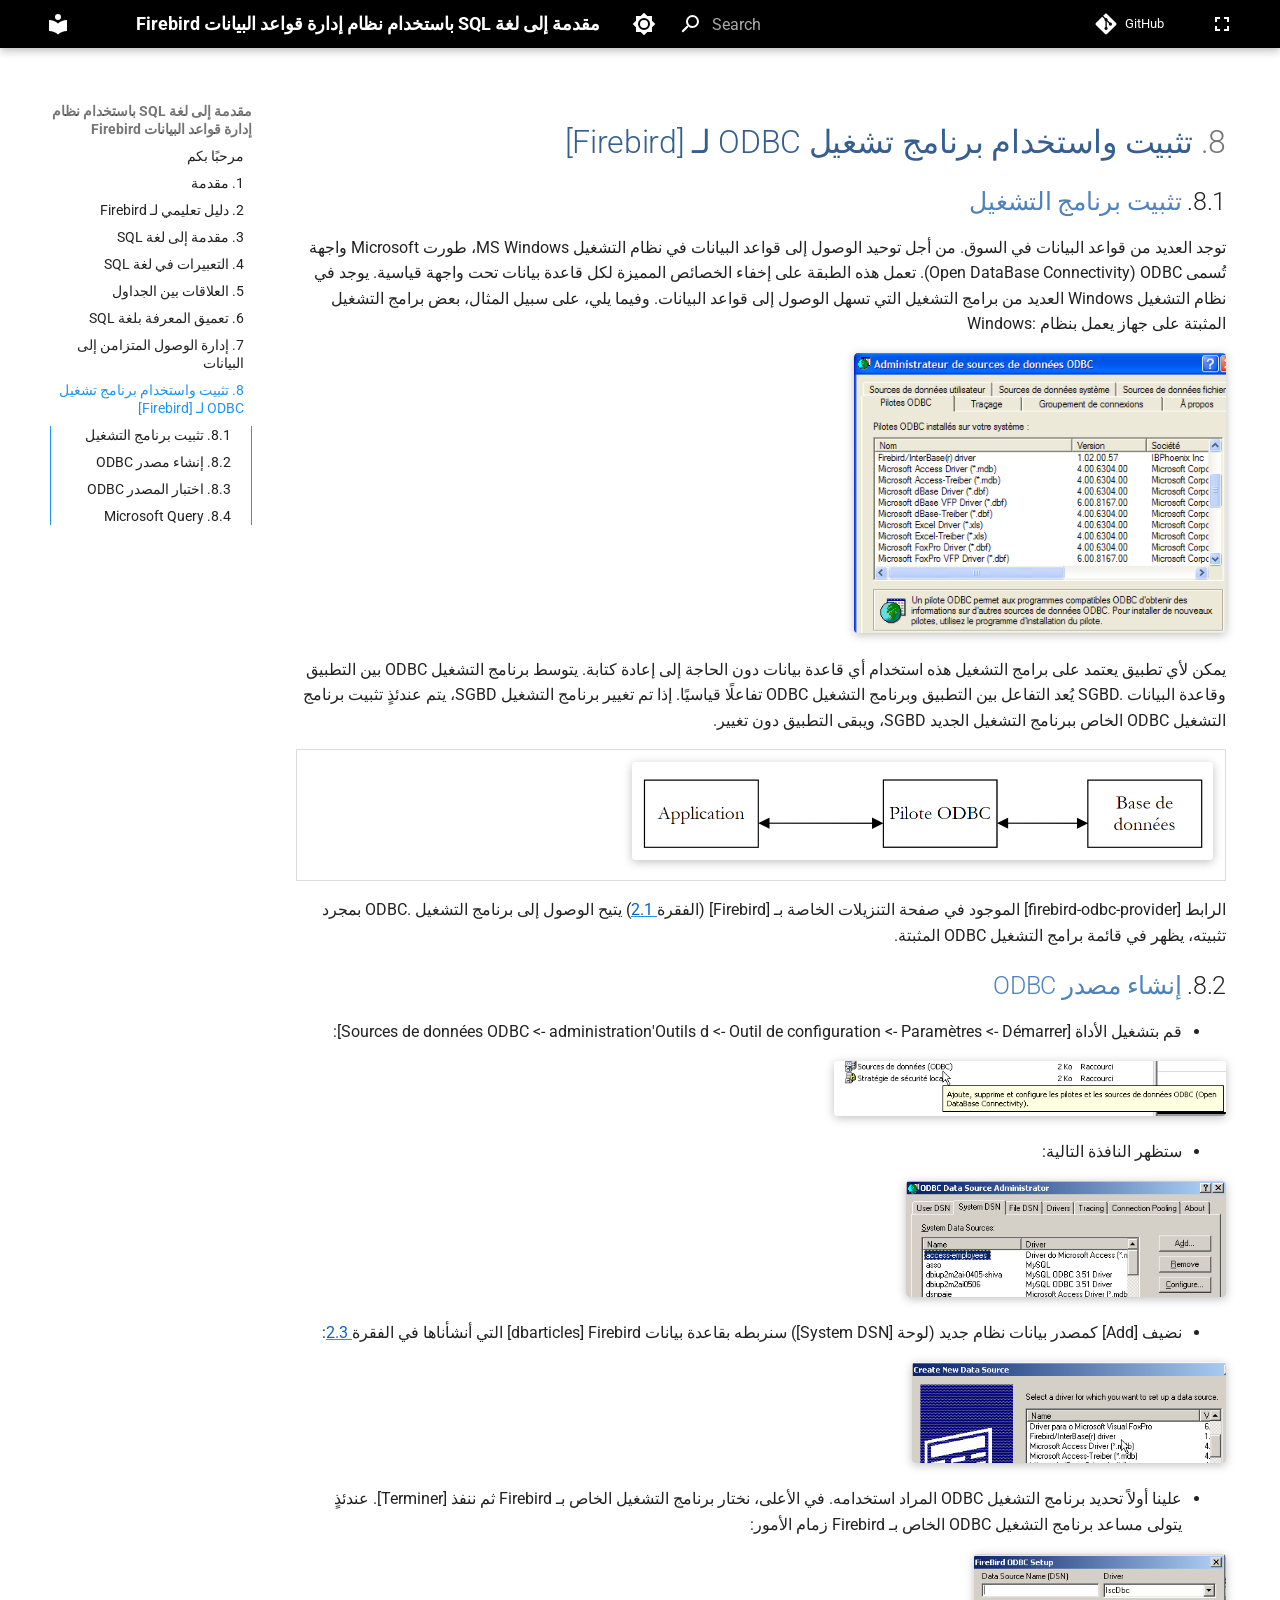
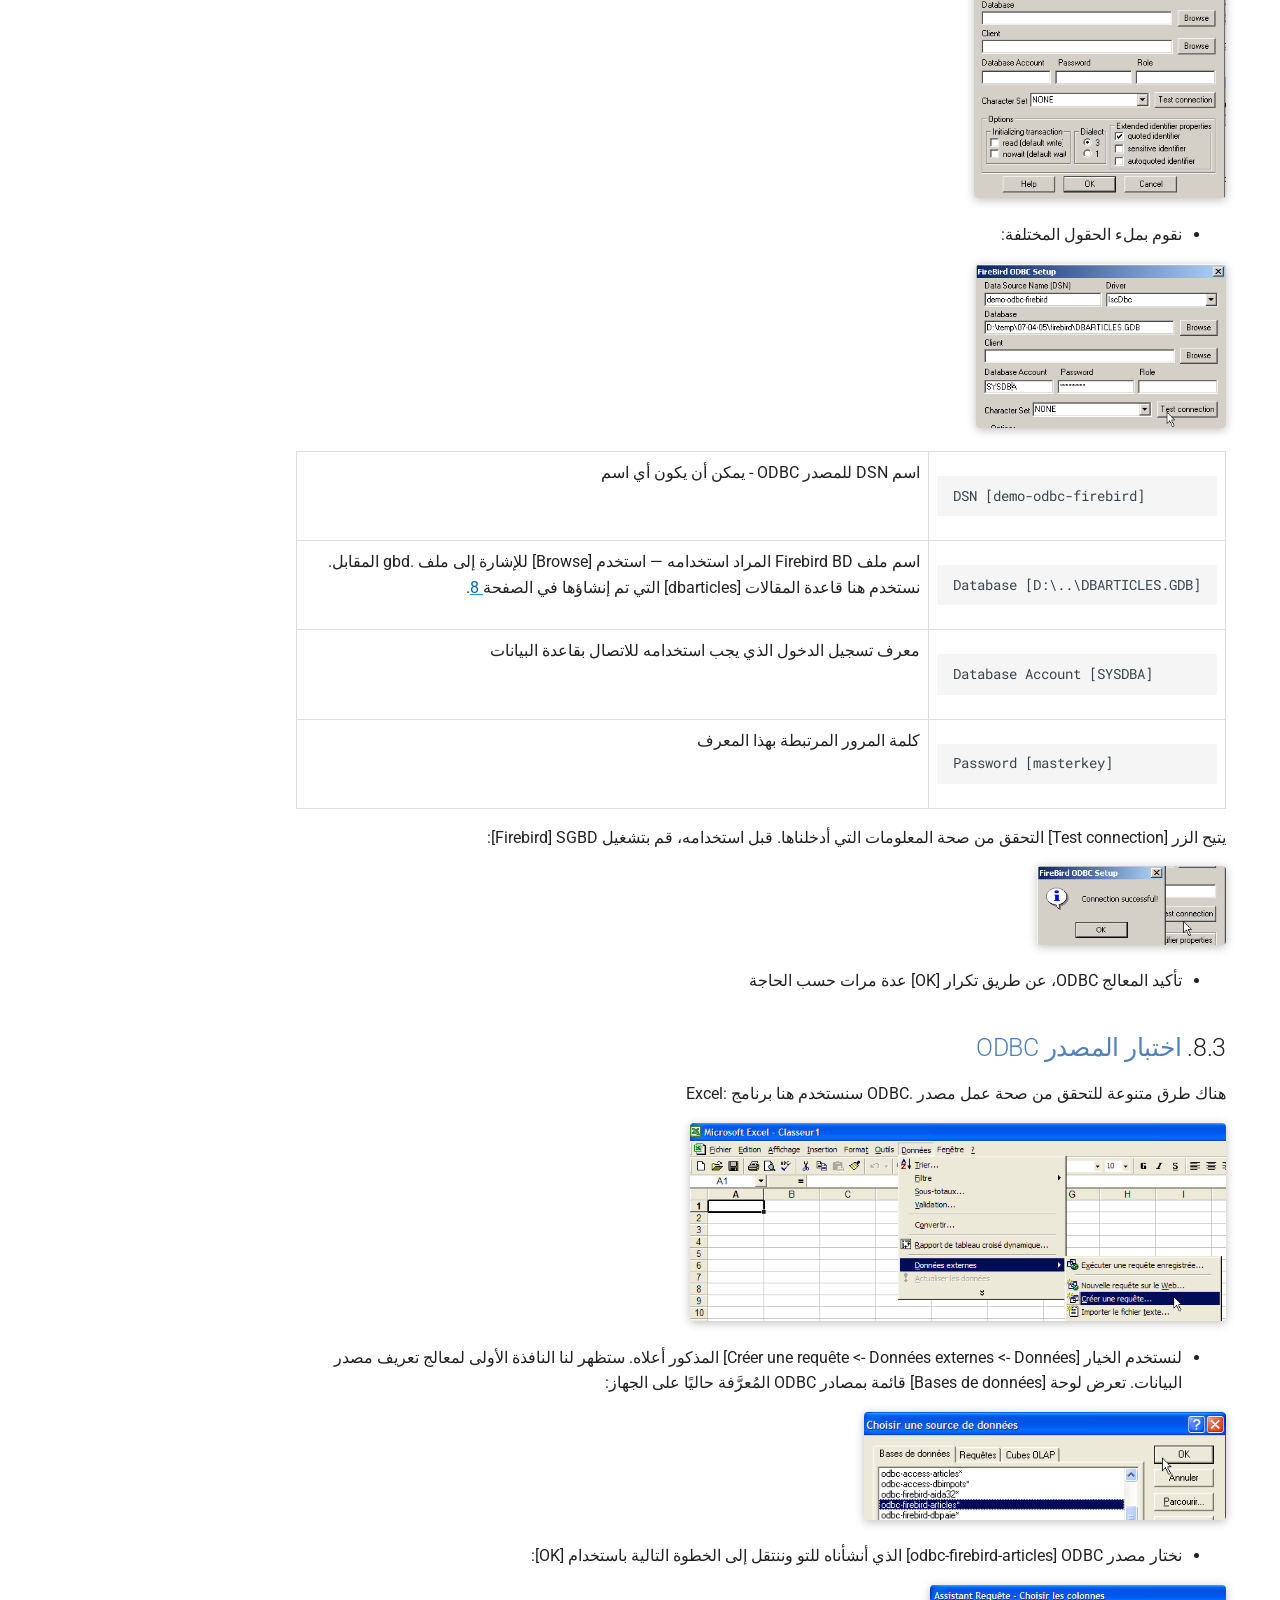
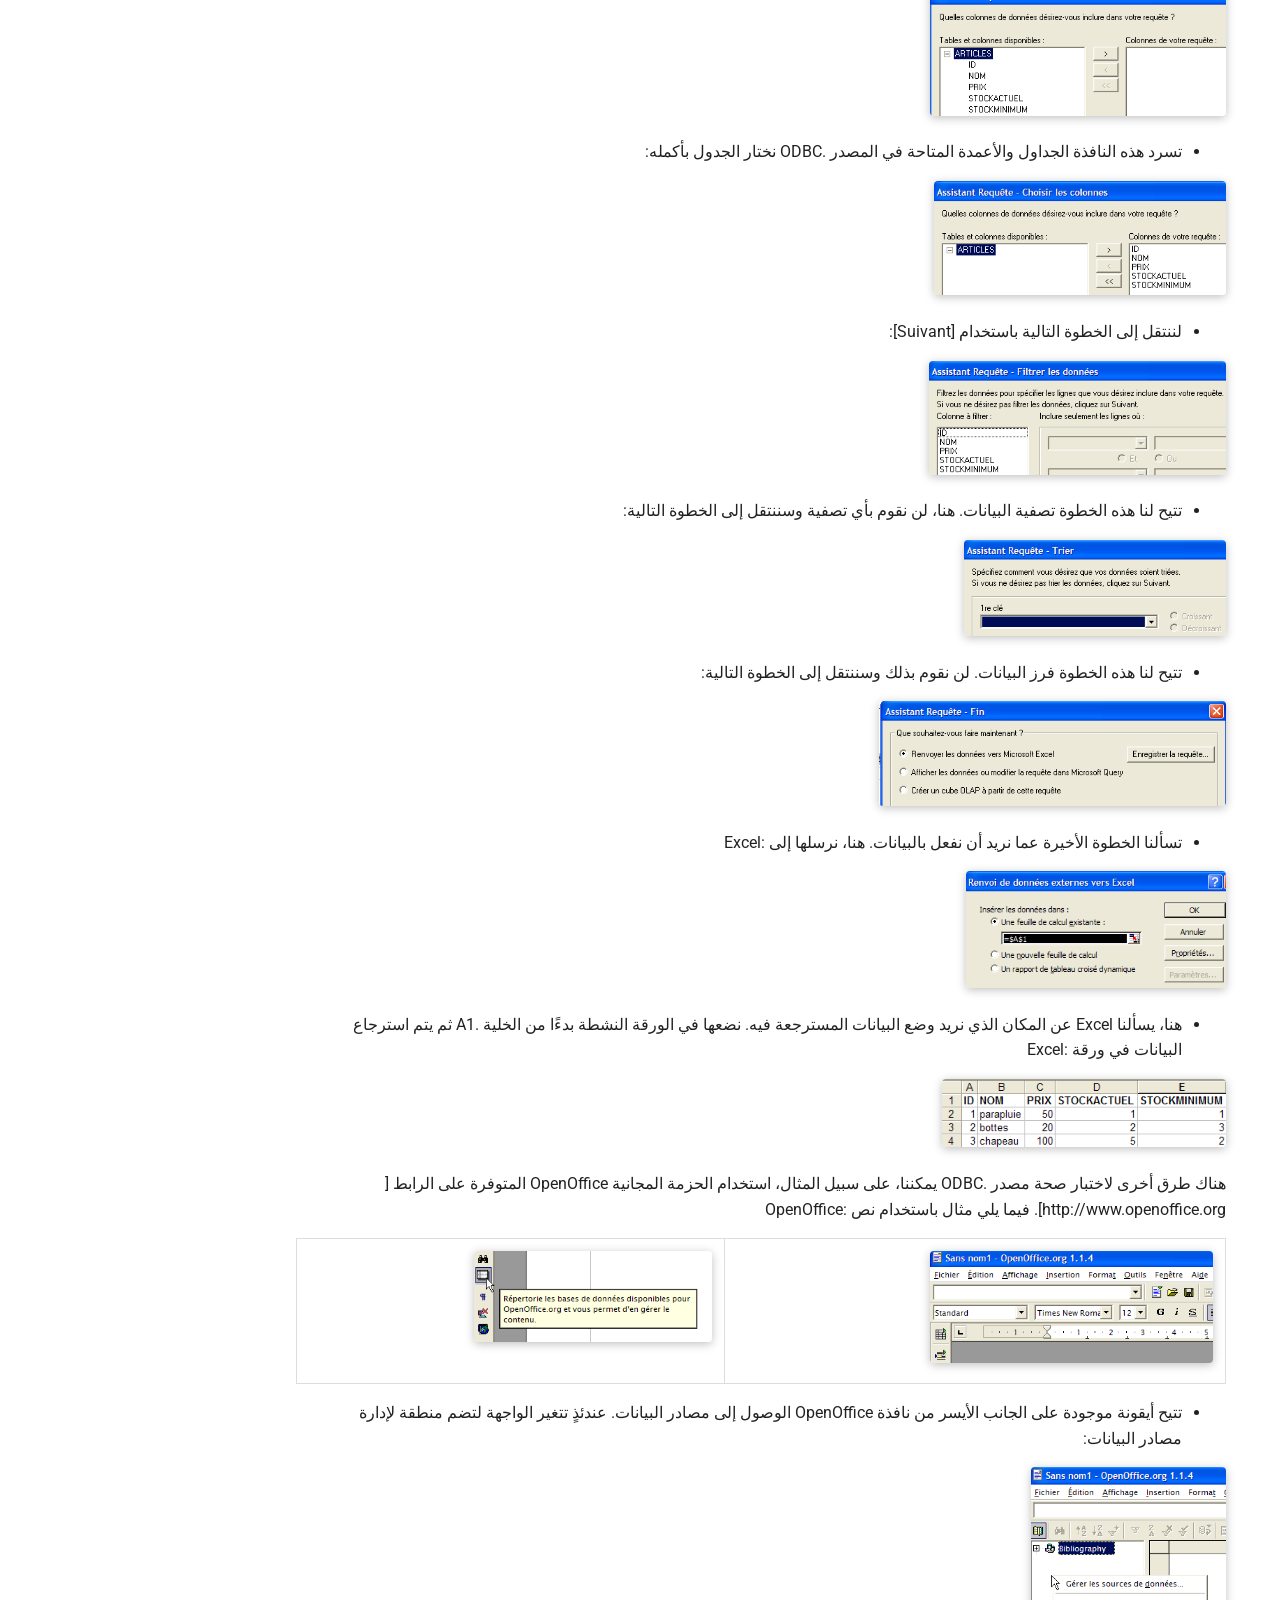
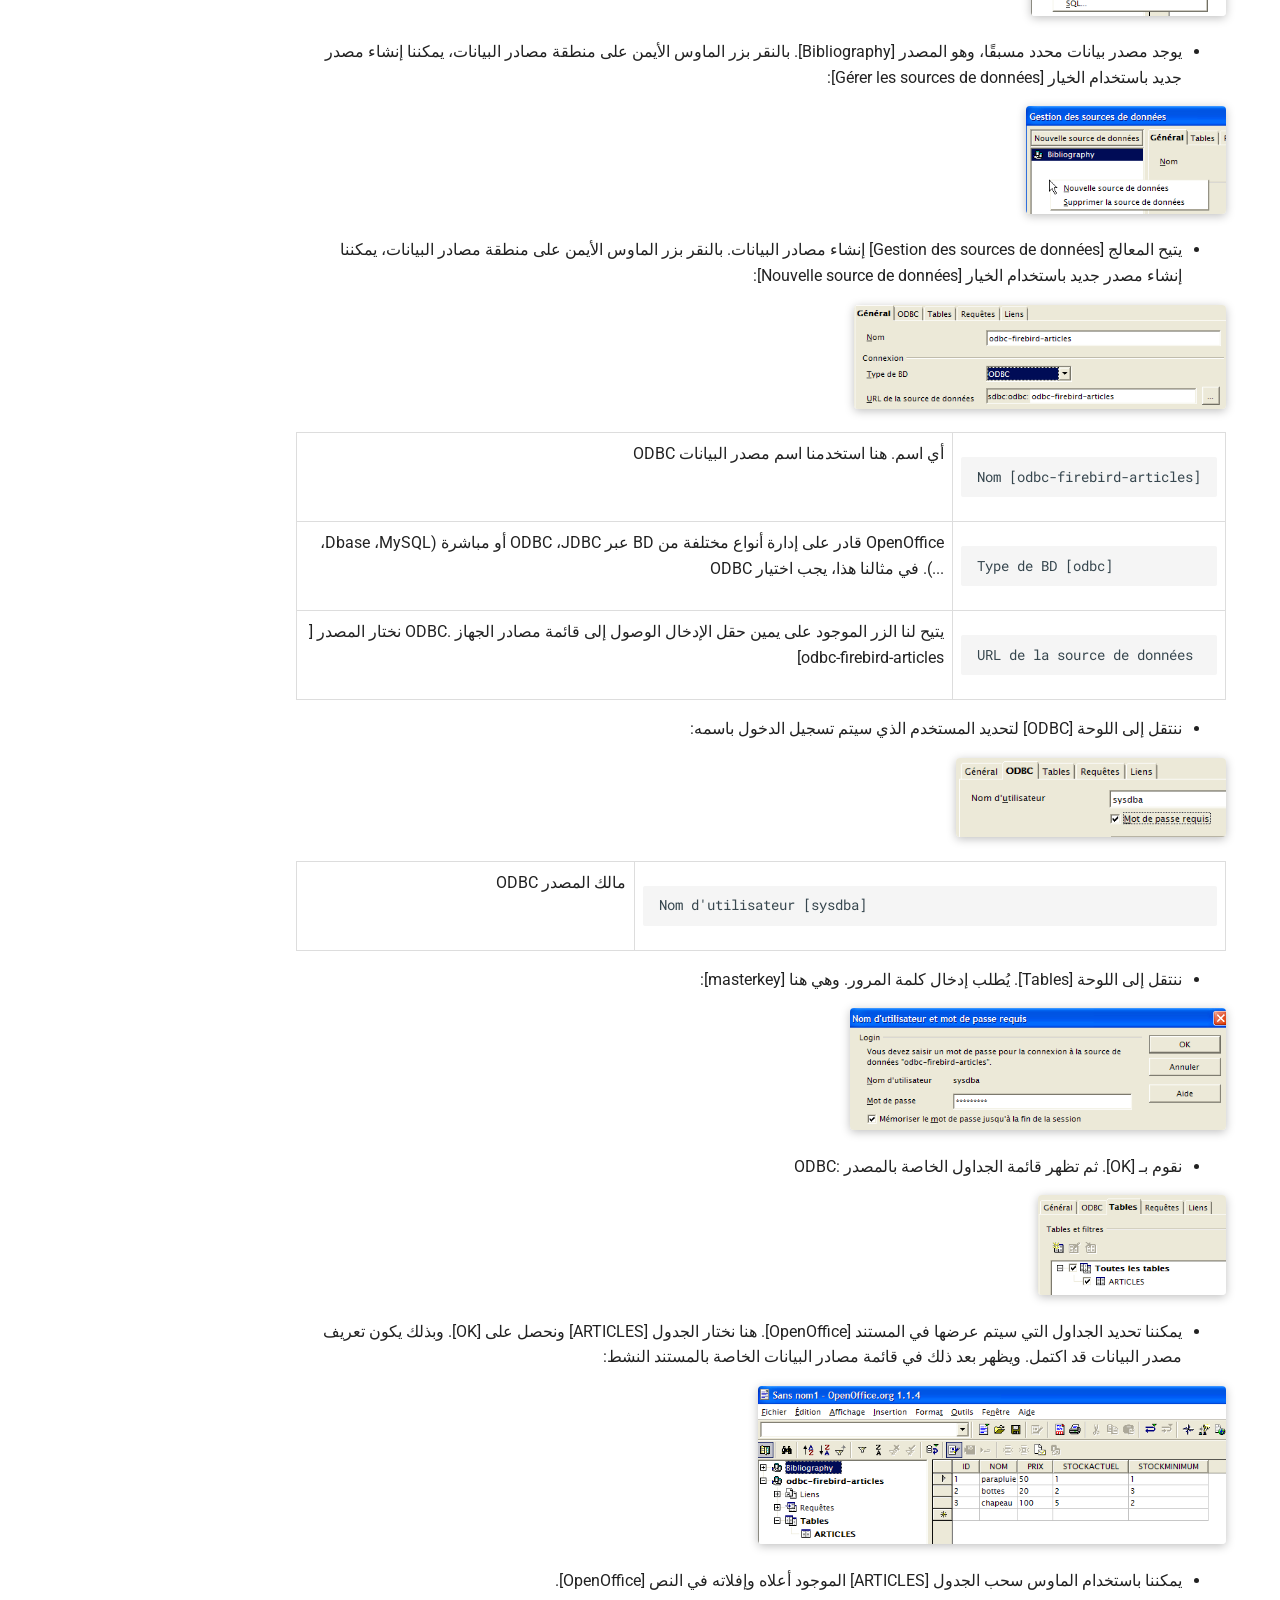
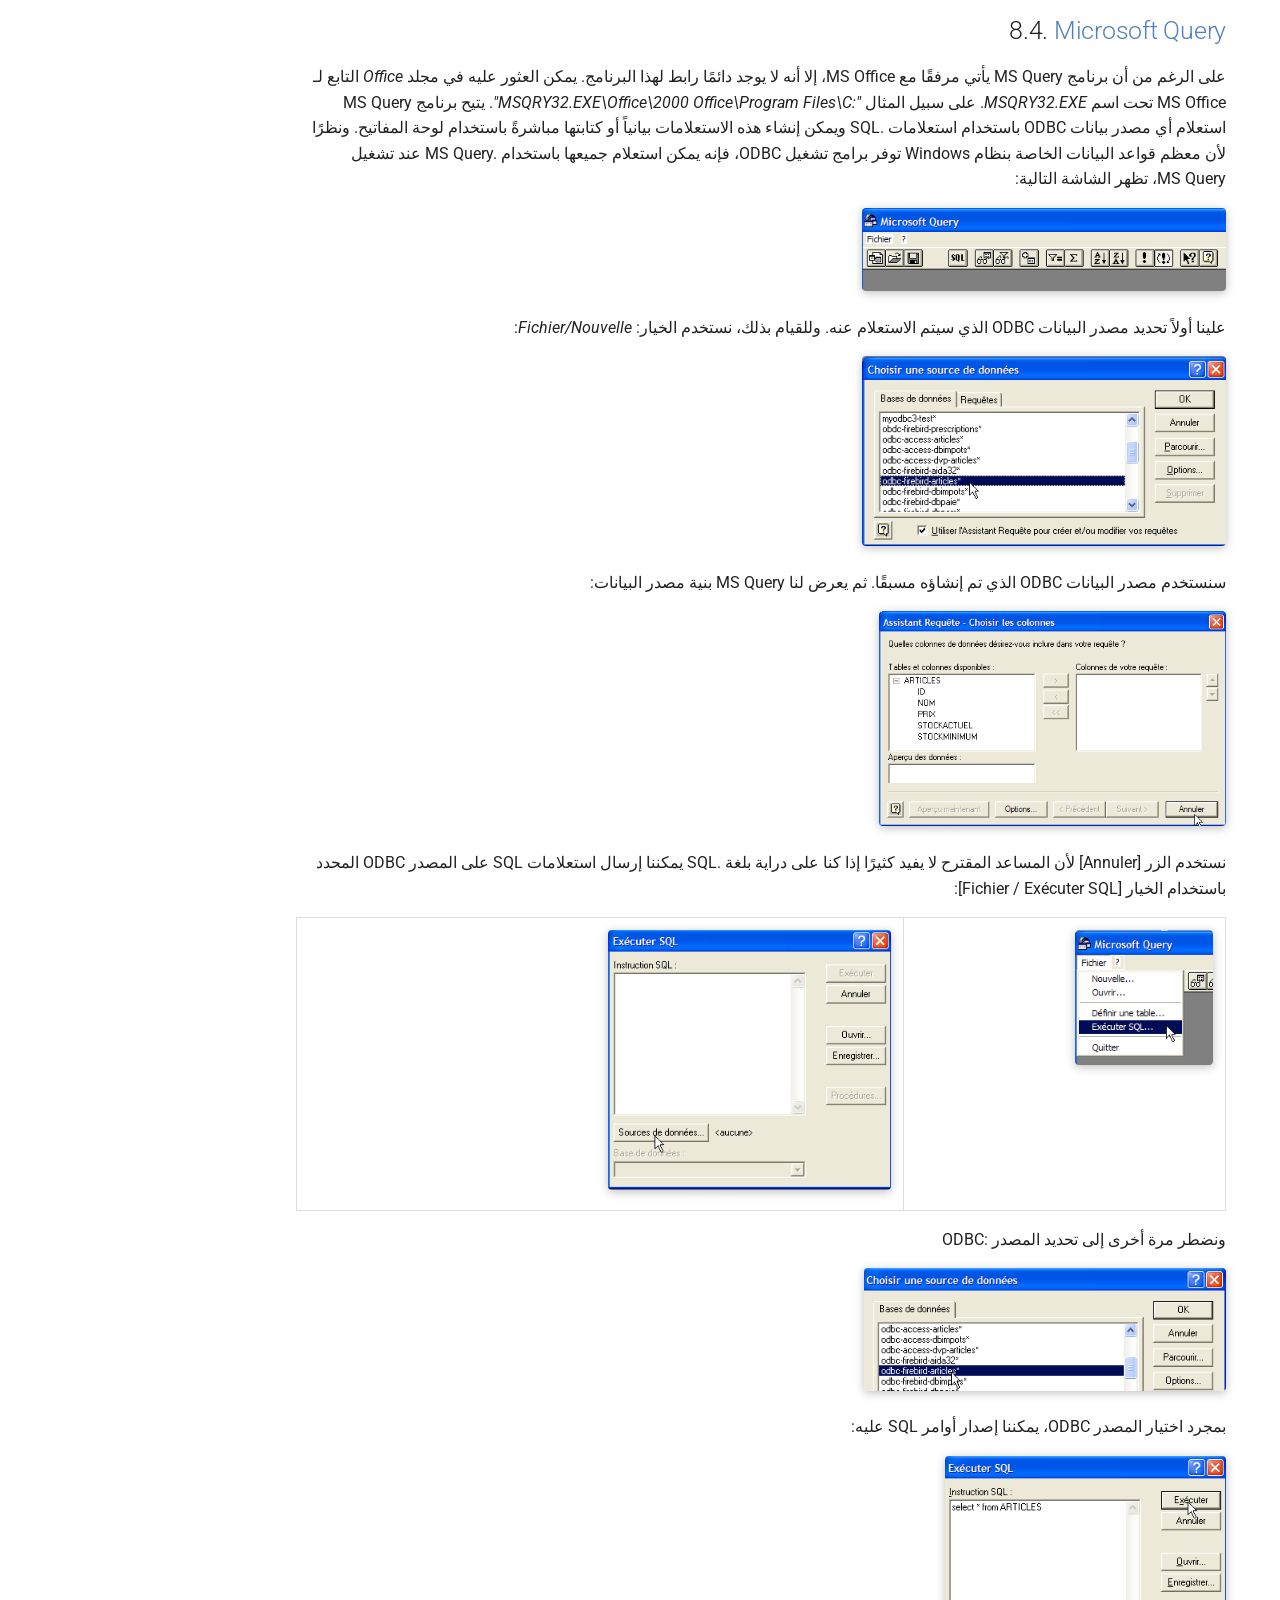
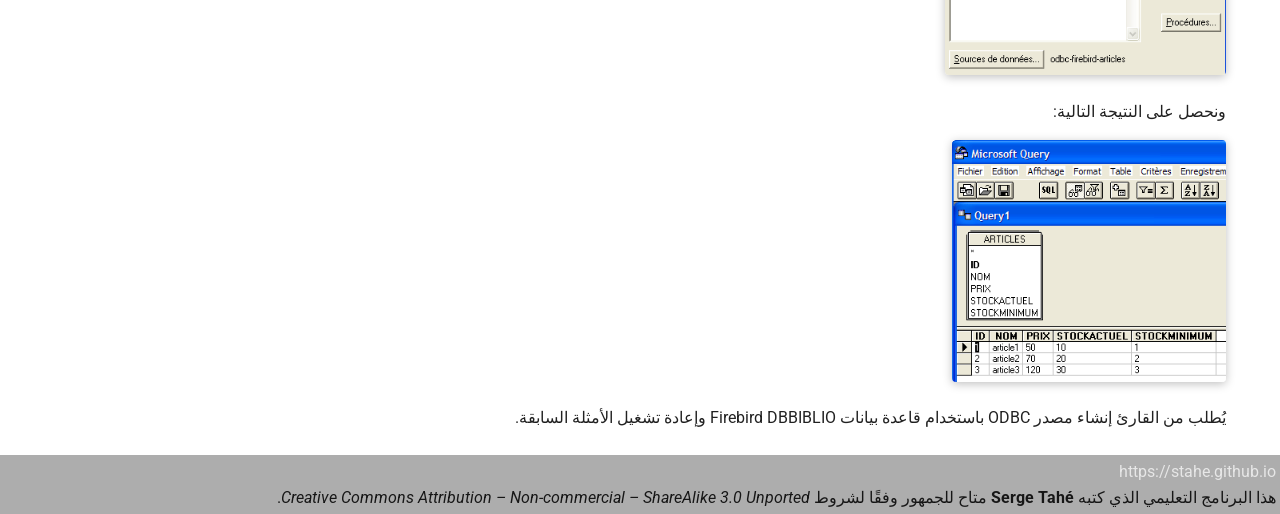
<file: tthbyt-wstkhdm-brnmj-tshyl-odbc-l-firebird.html>
<!doctype html>
<html lang="en" class="no-js">
  <head>
    
      <meta charset="utf-8">
      <meta name="viewport" content="width=device-width,initial-scale=1">
      
        <meta name="description" content="مقدمة إلى لغة SQL باستخدام نظام إدارة قواعد البيانات Firebird">
      
      
        <meta name="author" content="Serge Tahé">
      
      
        <link rel="canonical" href="https://stahe.github.io/ar-sql-firebird-janv-2006/tthbyt-wstkhdm-brnmj-tshyl-odbc-l-firebird.html">
      
      
        <link rel="prev" href="dr-lwwl-lmtzmn-l-lbynt.html">
      
      
      
        
      
      
      <link rel="icon" href="assets/images/favicon.png">
      <meta name="generator" content="mkdocs-1.6.1, mkdocs-material-9.7.0">
    
    
      
        <title>8. تثبيت واستخدام برنامج تشغيل ODBC لـ [Firebird] - مقدمة إلى لغة SQL باستخدام نظام إدارة قواعد البيانات Firebird</title>
      
    
    
      <link rel="stylesheet" href="assets/stylesheets/main.618322db.min.css">
      
        
        <link rel="stylesheet" href="assets/stylesheets/palette.ab4e12ef.min.css">
      
      


    
    
      
    
    
      
        
        
        <link rel="preconnect" href="https://fonts.gstatic.com" crossorigin>
        <link rel="stylesheet" href="https://fonts.googleapis.com/css?family=Roboto:300,300i,400,400i,700,700i%7CRoboto+Mono:400,400i,700,700i&display=fallback">
        <style>:root{--md-text-font:"Roboto";--md-code-font:"Roboto Mono"}</style>
      
    
    
      <link rel="stylesheet" href="stylesheets/focus.css">
    
      <link rel="stylesheet" href="stylesheets/bidi.css">
    
    <script>__md_scope=new URL(".",location),__md_hash=e=>[...e].reduce(((e,_)=>(e<<5)-e+_.charCodeAt(0)),0),__md_get=(e,_=localStorage,t=__md_scope)=>JSON.parse(_.getItem(t.pathname+"."+e)),__md_set=(e,_,t=localStorage,a=__md_scope)=>{try{t.setItem(a.pathname+"."+e,JSON.stringify(_))}catch(e){}}</script>
    
      
  <script async src="https://www.googletagmanager.com/gtag/js?id=G-EBZC3JVJNR"></script>
  <script>
    window.dataLayer = window.dataLayer || [];
    function gtag(){dataLayer.push(arguments);}
    gtag('js', new Date());
    var siteName = "مقدمة إلى لغة SQL باستخدام نظام إدارة قواعد البيانات Firebird";
    gtag('config', 'G-EBZC3JVJNR', {
        'page_title': siteName
    });
  </script>

    
    
  </head>
  
  
    
    
      
    
    
    
    
    <body dir="ltr" data-md-color-scheme="default" data-md-color-primary="blue" data-md-color-accent="purple">
  
    
    <input class="md-toggle" data-md-toggle="drawer" type="checkbox" id="__drawer" autocomplete="off">
    <input class="md-toggle" data-md-toggle="search" type="checkbox" id="__search" autocomplete="off">
    <label class="md-overlay" for="__drawer"></label>
    <div data-md-component="skip">
      
        
        <a href="#8-odbc-firebird" class="md-skip">
          Skip to content
        </a>
      
    </div>
    <div data-md-component="announce">
      
    </div>
    
    
      

  

<header class="md-header md-header--shadow" data-md-component="header">
  <nav class="md-header__inner md-grid" aria-label="Header">
    <a href="index.html" title="مقدمة إلى لغة SQL باستخدام نظام إدارة قواعد البيانات Firebird" class="md-header__button md-logo" aria-label="مقدمة إلى لغة SQL باستخدام نظام إدارة قواعد البيانات Firebird" data-md-component="logo">
      
  
  <svg xmlns="http://www.w3.org/2000/svg" viewBox="0 0 24 24"><path d="M12 8a3 3 0 0 0 3-3 3 3 0 0 0-3-3 3 3 0 0 0-3 3 3 3 0 0 0 3 3m0 3.54C9.64 9.35 6.5 8 3 8v11c3.5 0 6.64 1.35 9 3.54 2.36-2.19 5.5-3.54 9-3.54V8c-3.5 0-6.64 1.35-9 3.54"/></svg>

    </a>
    <label class="md-header__button md-icon" for="__drawer">
      
      <svg xmlns="http://www.w3.org/2000/svg" viewBox="0 0 24 24"><path d="M3 6h18v2H3zm0 5h18v2H3zm0 5h18v2H3z"/></svg>
    </label>
    <div class="md-header__title" data-md-component="header-title">
      <div class="md-header__ellipsis">
        <div class="md-header__topic">
          <span class="md-ellipsis">
            مقدمة إلى لغة SQL باستخدام نظام إدارة قواعد البيانات Firebird
          </span>
        </div>
        <div class="md-header__topic" data-md-component="header-topic">
          <span class="md-ellipsis">
            
              8. تثبيت واستخدام برنامج تشغيل ODBC لـ [Firebird]
            
          </span>
        </div>
      </div>
    </div>
    
      
        <form class="md-header__option" data-md-component="palette">
  
    
    
    
    <input class="md-option" data-md-color-media="(prefers-color-scheme: light)" data-md-color-scheme="default" data-md-color-primary="blue" data-md-color-accent="purple"  aria-label="التبديل إلى الوضع الداكن"  type="radio" name="__palette" id="__palette_0">
    
      <label class="md-header__button md-icon" title="التبديل إلى الوضع الداكن" for="__palette_1" hidden>
        <svg xmlns="http://www.w3.org/2000/svg" viewBox="0 0 24 24"><path d="M12 8a4 4 0 0 0-4 4 4 4 0 0 0 4 4 4 4 0 0 0 4-4 4 4 0 0 0-4-4m0 10a6 6 0 0 1-6-6 6 6 0 0 1 6-6 6 6 0 0 1 6 6 6 6 0 0 1-6 6m8-9.31V4h-4.69L12 .69 8.69 4H4v4.69L.69 12 4 15.31V20h4.69L12 23.31 15.31 20H20v-4.69L23.31 12z"/></svg>
      </label>
    
  
    
    
    
    <input class="md-option" data-md-color-media="(prefers-color-scheme: dark)" data-md-color-scheme="slate" data-md-color-primary="blue" data-md-color-accent="purple"  aria-label="التبديل إلى الوضع الفاتح"  type="radio" name="__palette" id="__palette_1">
    
      <label class="md-header__button md-icon" title="التبديل إلى الوضع الفاتح" for="__palette_0" hidden>
        <svg xmlns="http://www.w3.org/2000/svg" viewBox="0 0 24 24"><path d="M12 18c-.89 0-1.74-.2-2.5-.55C11.56 16.5 13 14.42 13 12s-1.44-4.5-3.5-5.45C10.26 6.2 11.11 6 12 6a6 6 0 0 1 6 6 6 6 0 0 1-6 6m8-9.31V4h-4.69L12 .69 8.69 4H4v4.69L.69 12 4 15.31V20h4.69L12 23.31 15.31 20H20v-4.69L23.31 12z"/></svg>
      </label>
    
  
</form>
      
    
    
      <script>var palette=__md_get("__palette");if(palette&&palette.color){if("(prefers-color-scheme)"===palette.color.media){var media=matchMedia("(prefers-color-scheme: light)"),input=document.querySelector(media.matches?"[data-md-color-media='(prefers-color-scheme: light)']":"[data-md-color-media='(prefers-color-scheme: dark)']");palette.color.media=input.getAttribute("data-md-color-media"),palette.color.scheme=input.getAttribute("data-md-color-scheme"),palette.color.primary=input.getAttribute("data-md-color-primary"),palette.color.accent=input.getAttribute("data-md-color-accent")}for(var[key,value]of Object.entries(palette.color))document.body.setAttribute("data-md-color-"+key,value)}</script>
    
    
    
      
      
        <label class="md-header__button md-icon" for="__search">
          
          <svg xmlns="http://www.w3.org/2000/svg" viewBox="0 0 24 24"><path d="M9.5 3A6.5 6.5 0 0 1 16 9.5c0 1.61-.59 3.09-1.56 4.23l.27.27h.79l5 5-1.5 1.5-5-5v-.79l-.27-.27A6.52 6.52 0 0 1 9.5 16 6.5 6.5 0 0 1 3 9.5 6.5 6.5 0 0 1 9.5 3m0 2C7 5 5 7 5 9.5S7 14 9.5 14 14 12 14 9.5 12 5 9.5 5"/></svg>
        </label>
        <div class="md-search" data-md-component="search" role="dialog">
  <label class="md-search__overlay" for="__search"></label>
  <div class="md-search__inner" role="search">
    <form class="md-search__form" name="search">
      <input type="text" class="md-search__input" name="query" aria-label="Search" placeholder="Search" autocapitalize="off" autocorrect="off" autocomplete="off" spellcheck="false" data-md-component="search-query" required>
      <label class="md-search__icon md-icon" for="__search">
        
        <svg xmlns="http://www.w3.org/2000/svg" viewBox="0 0 24 24"><path d="M9.5 3A6.5 6.5 0 0 1 16 9.5c0 1.61-.59 3.09-1.56 4.23l.27.27h.79l5 5-1.5 1.5-5-5v-.79l-.27-.27A6.52 6.52 0 0 1 9.5 16 6.5 6.5 0 0 1 3 9.5 6.5 6.5 0 0 1 9.5 3m0 2C7 5 5 7 5 9.5S7 14 9.5 14 14 12 14 9.5 12 5 9.5 5"/></svg>
        
        <svg xmlns="http://www.w3.org/2000/svg" viewBox="0 0 24 24"><path d="M20 11v2H8l5.5 5.5-1.42 1.42L4.16 12l7.92-7.92L13.5 5.5 8 11z"/></svg>
      </label>
      <nav class="md-search__options" aria-label="Search">
        
        <button type="reset" class="md-search__icon md-icon" title="Clear" aria-label="Clear" tabindex="-1">
          
          <svg xmlns="http://www.w3.org/2000/svg" viewBox="0 0 24 24"><path d="M19 6.41 17.59 5 12 10.59 6.41 5 5 6.41 10.59 12 5 17.59 6.41 19 12 13.41 17.59 19 19 17.59 13.41 12z"/></svg>
        </button>
      </nav>
      
    </form>
    <div class="md-search__output">
      <div class="md-search__scrollwrap" tabindex="0" data-md-scrollfix>
        <div class="md-search-result" data-md-component="search-result">
          <div class="md-search-result__meta">
            Initializing search
          </div>
          <ol class="md-search-result__list" role="presentation"></ol>
        </div>
      </div>
    </div>
  </div>
</div>
      
    
    
      <div class="md-header__source">
        <a href="https://stahe.github.io/ar-sql-firebird-janv-2006" title="Go to repository" class="md-source" data-md-component="source">
  <div class="md-source__icon md-icon">
    
    <svg xmlns="http://www.w3.org/2000/svg" viewBox="0 0 448 512"><!--! Font Awesome Free 7.1.0 by @fontawesome - https://fontawesome.com License - https://fontawesome.com/license/free (Icons: CC BY 4.0, Fonts: SIL OFL 1.1, Code: MIT License) Copyright 2025 Fonticons, Inc.--><path d="M439.6 236.1 244 40.5c-5.4-5.5-12.8-8.5-20.4-8.5s-15 3-20.4 8.4L162.5 81l51.5 51.5c27.1-9.1 52.7 16.8 43.4 43.7l49.7 49.7c34.2-11.8 61.2 31 35.5 56.7-26.5 26.5-70.2-2.9-56-37.3L240.3 199v121.9c25.3 12.5 22.3 41.8 9.1 55-6.4 6.4-15.2 10.1-24.3 10.1s-17.8-3.6-24.3-10.1c-17.6-17.6-11.1-46.9 11.2-56v-123c-20.8-8.5-24.6-30.7-18.6-45L142.6 101 8.5 235.1C3 240.6 0 247.9 0 255.5s3 15 8.5 20.4l195.6 195.7c5.4 5.4 12.7 8.4 20.4 8.4s15-3 20.4-8.4l194.7-194.7c5.4-5.4 8.4-12.8 8.4-20.4s-3-15-8.4-20.4"/></svg>
  </div>
  <div class="md-source__repository">
    GitHub
  </div>
</a>
      </div>
    
  </nav>
  
</header>
    
    <div class="md-container" data-md-component="container">
      
      
        
          
        
      
      <main class="md-main" data-md-component="main">
        <div class="md-main__inner md-grid">
          
            
              
              <div class="md-sidebar md-sidebar--primary" data-md-component="sidebar" data-md-type="navigation" >
                <div class="md-sidebar__scrollwrap">
                  <div class="md-sidebar__inner">
                    



  

<nav class="md-nav md-nav--primary md-nav--integrated" aria-label="Navigation" data-md-level="0">
  <label class="md-nav__title" for="__drawer">
    <a href="index.html" title="مقدمة إلى لغة SQL باستخدام نظام إدارة قواعد البيانات Firebird" class="md-nav__button md-logo" aria-label="مقدمة إلى لغة SQL باستخدام نظام إدارة قواعد البيانات Firebird" data-md-component="logo">
      
  
  <svg xmlns="http://www.w3.org/2000/svg" viewBox="0 0 24 24"><path d="M12 8a3 3 0 0 0 3-3 3 3 0 0 0-3-3 3 3 0 0 0-3 3 3 3 0 0 0 3 3m0 3.54C9.64 9.35 6.5 8 3 8v11c3.5 0 6.64 1.35 9 3.54 2.36-2.19 5.5-3.54 9-3.54V8c-3.5 0-6.64 1.35-9 3.54"/></svg>

    </a>
    مقدمة إلى لغة SQL باستخدام نظام إدارة قواعد البيانات Firebird
  </label>
  
    <div class="md-nav__source">
      <a href="https://stahe.github.io/ar-sql-firebird-janv-2006" title="Go to repository" class="md-source" data-md-component="source">
  <div class="md-source__icon md-icon">
    
    <svg xmlns="http://www.w3.org/2000/svg" viewBox="0 0 448 512"><!--! Font Awesome Free 7.1.0 by @fontawesome - https://fontawesome.com License - https://fontawesome.com/license/free (Icons: CC BY 4.0, Fonts: SIL OFL 1.1, Code: MIT License) Copyright 2025 Fonticons, Inc.--><path d="M439.6 236.1 244 40.5c-5.4-5.5-12.8-8.5-20.4-8.5s-15 3-20.4 8.4L162.5 81l51.5 51.5c27.1-9.1 52.7 16.8 43.4 43.7l49.7 49.7c34.2-11.8 61.2 31 35.5 56.7-26.5 26.5-70.2-2.9-56-37.3L240.3 199v121.9c25.3 12.5 22.3 41.8 9.1 55-6.4 6.4-15.2 10.1-24.3 10.1s-17.8-3.6-24.3-10.1c-17.6-17.6-11.1-46.9 11.2-56v-123c-20.8-8.5-24.6-30.7-18.6-45L142.6 101 8.5 235.1C3 240.6 0 247.9 0 255.5s3 15 8.5 20.4l195.6 195.7c5.4 5.4 12.7 8.4 20.4 8.4s15-3 20.4-8.4l194.7-194.7c5.4-5.4 8.4-12.8 8.4-20.4s-3-15-8.4-20.4"/></svg>
  </div>
  <div class="md-source__repository">
    GitHub
  </div>
</a>
    </div>
  
  <ul class="md-nav__list" data-md-scrollfix>
    
      
      
  
  
  
  
    <li class="md-nav__item">
      <a href="index.html" class="md-nav__link">
        
  
  
  <span class="md-ellipsis">
    
  
    مرحبًا بكم
  

    
  </span>
  
  

      </a>
    </li>
  

    
      
      
  
  
  
  
    <li class="md-nav__item">
      <a href="mqdm.html" class="md-nav__link">
        
  
  
  <span class="md-ellipsis">
    
  
    1. مقدمة
  

    
  </span>
  
  

      </a>
    </li>
  

    
      
      
  
  
  
  
    <li class="md-nav__item">
      <a href="dlyl-tlymy-l-firebird.html" class="md-nav__link">
        
  
  
  <span class="md-ellipsis">
    
  
    2. دليل تعليمي لـ Firebird
  

    
  </span>
  
  

      </a>
    </li>
  

    
      
      
  
  
  
  
    <li class="md-nav__item">
      <a href="mqdm-l-l-sql.html" class="md-nav__link">
        
  
  
  <span class="md-ellipsis">
    
  
    3. مقدمة إلى لغة SQL
  

    
  </span>
  
  

      </a>
    </li>
  

    
      
      
  
  
  
  
    <li class="md-nav__item">
      <a href="ltbyrt-fy-l-sql.html" class="md-nav__link">
        
  
  
  <span class="md-ellipsis">
    
  
    4. التعبيرات في لغة SQL
  

    
  </span>
  
  

      </a>
    </li>
  

    
      
      
  
  
  
  
    <li class="md-nav__item">
      <a href="llqt-byn-ljdwl.html" class="md-nav__link">
        
  
  
  <span class="md-ellipsis">
    
  
    5. العلاقات بين الجداول
  

    
  </span>
  
  

      </a>
    </li>
  

    
      
      
  
  
  
  
    <li class="md-nav__item">
      <a href="tmyq-lmrf-bl-sql.html" class="md-nav__link">
        
  
  
  <span class="md-ellipsis">
    
  
    6. تعميق المعرفة بلغة SQL
  

    
  </span>
  
  

      </a>
    </li>
  

    
      
      
  
  
  
  
    <li class="md-nav__item">
      <a href="dr-lwwl-lmtzmn-l-lbynt.html" class="md-nav__link">
        
  
  
  <span class="md-ellipsis">
    
  
    7. إدارة الوصول المتزامن إلى البيانات
  

    
  </span>
  
  

      </a>
    </li>
  

    
      
      
  
  
    
  
  
  
    <li class="md-nav__item md-nav__item--active">
      
      <input class="md-nav__toggle md-toggle" type="checkbox" id="__toc">
      
      
        
      
      
        <label class="md-nav__link md-nav__link--active" for="__toc">
          
  
  
  <span class="md-ellipsis">
    
  
    8. تثبيت واستخدام برنامج تشغيل ODBC لـ [Firebird]
  

    
  </span>
  
  

          <span class="md-nav__icon md-icon"></span>
        </label>
      
      <a href="tthbyt-wstkhdm-brnmj-tshyl-odbc-l-firebird.html" class="md-nav__link md-nav__link--active">
        
  
  
  <span class="md-ellipsis">
    
  
    8. تثبيت واستخدام برنامج تشغيل ODBC لـ [Firebird]
  

    
  </span>
  
  

      </a>
      
        

<nav class="md-nav md-nav--secondary" aria-label="Table of contents">
  
  
  
    
  
  
    <label class="md-nav__title" for="__toc">
      <span class="md-nav__icon md-icon"></span>
      Table of contents
    </label>
    <ul class="md-nav__list" data-md-component="toc" data-md-scrollfix>
      
        <li class="md-nav__item">
  <a href="#81" class="md-nav__link">
    <span class="md-ellipsis">
      
        8.1. تثبيت برنامج التشغيل
      
    </span>
  </a>
  
</li>
      
        <li class="md-nav__item">
  <a href="#82-odbc" class="md-nav__link">
    <span class="md-ellipsis">
      
        8.2. إنشاء مصدر ODBC
      
    </span>
  </a>
  
</li>
      
        <li class="md-nav__item">
  <a href="#83-odbc" class="md-nav__link">
    <span class="md-ellipsis">
      
        8.3. اختبار المصدر ODBC
      
    </span>
  </a>
  
</li>
      
        <li class="md-nav__item">
  <a href="#84-microsoft-query" class="md-nav__link">
    <span class="md-ellipsis">
      
        8.4. Microsoft Query
      
    </span>
  </a>
  
</li>
      
    </ul>
  
</nav>
      
    </li>
  

    
  </ul>
</nav>
                  </div>
                </div>
              </div>
            
            
          
          
            <div class="md-content" data-md-component="content">
              
              <article class="md-content__inner md-typeset">
                
                  



<h1 id="8-odbc-firebird">8. <span style="color: #365f91">تثبيت واستخدام برنامج تشغيل <bdi dir="ltr" class="odt-ltr-term">ODBC</bdi> لـ [<bdi dir="ltr" class="odt-ltr-term">Firebird</bdi>]</span></h1>
<h2 id="81">8.1. <span style="color: #4f81bd">تثبيت برنامج التشغيل</span></h2>
<p>توجد العديد من قواعد البيانات في السوق. من أجل توحيد الوصول إلى قواعد البيانات في نظام التشغيل <bdi dir="ltr" class="odt-ltr-term">MS Windows</bdi>، طورت <bdi dir="ltr" class="odt-ltr-term">Microsoft</bdi> واجهة تُسمى <bdi dir="ltr" class="odt-ltr-term">ODBC</bdi> (<bdi dir="ltr" class="odt-ltr-term">Open DataBase Connectivity</bdi>). تعمل هذه الطبقة على إخفاء الخصائص المميزة لكل قاعدة بيانات تحت واجهة قياسية. يوجد في نظام التشغيل <bdi dir="ltr" class="odt-ltr-term">Windows</bdi> العديد من برامج التشغيل التي تسهل الوصول إلى قواعد البيانات. وفيما يلي، على سبيل المثال، بعض برامج التشغيل المثبتة على جهاز يعمل بنظام <bdi dir="ltr" class="odt-ltr-term">Windows:</bdi> </p>
<p><img src="images/10000000000001D10000015EA41092C7.png" width="372" height="280" style="width:9.841cm;height:7.41cm;" alt="Image" class="odt-zoomable" data-zoom-src="images/10000000000001D10000015EA41092C7.png" /></p>
<p>يمكن لأي تطبيق يعتمد على برامج التشغيل هذه استخدام أي قاعدة بيانات دون الحاجة إلى إعادة كتابة. يتوسط برنامج التشغيل <bdi dir="ltr" class="odt-ltr-term">ODBC</bdi> بين التطبيق وقاعدة البيانات <bdi dir="ltr" class="odt-ltr-term">SGBD.</bdi> يُعد التفاعل بين التطبيق وبرنامج التشغيل <bdi dir="ltr" class="odt-ltr-term">ODBC</bdi> تفاعلًا قياسيًا. إذا تم تغيير برنامج التشغيل <bdi dir="ltr" class="odt-ltr-term">SGBD</bdi>، يتم عندئذٍ تثبيت برنامج التشغيل <bdi dir="ltr" class="odt-ltr-term">ODBC</bdi> الخاص ببرنامج التشغيل الجديد <bdi dir="ltr" class="odt-ltr-term">SGBD</bdi>، ويبقى التطبيق دون تغيير.</p>
<table dir="rtl" class="odt-table" style="border-collapse: collapse; width: 100%; margin-bottom: 1em;"><tr><td dir="rtl" style="border: 1px solid #ddd; padding: 8px; vertical-align: top; text-align: right;"><img src="images/1000000000000489000000C4DC1F7C74.png" width="581" height="98" style="display:inline-block; margin:4px;width:15.36cm;height:2.593cm;" class="odt-zoomable" data-zoom-src="images/1000000000000489000000C4DC1F7C74.png" /></td></tr></table>

<p>الرابط [<bdi dir="ltr" class="odt-ltr-term">firebird-odbc-provider</bdi>] الموجود في صفحة التنزيلات الخاصة بـ [<bdi dir="ltr" class="odt-ltr-term">Firebird</bdi>] (الفقرة<a href="dlyl-tlymy-l-firebird.html#firebird"><u><span style="color: #0563c1"> 2.1</span></u></a>) يتيح الوصول إلى برنامج التشغيل <bdi dir="ltr" class="odt-ltr-term">ODBC.</bdi> بمجرد تثبيته، يظهر في قائمة برامج التشغيل <bdi dir="ltr" class="odt-ltr-term">ODBC</bdi> المثبتة.</p>
<h2 id="82-odbc">8.2. <span style="color: #4f81bd">إنشاء مصدر <bdi dir="ltr" class="odt-ltr-term">ODBC</bdi></span></h2>
<ul>
  <li>قم بتشغيل الأداة [<bdi dir="ltr" class="odt-ltr-term">Démarrer</bdi> -&gt; <bdi dir="ltr" class="odt-ltr-term">Paramètres</bdi> -&gt; <bdi dir="ltr" class="odt-ltr-term">Outil de configuration</bdi> -&gt; <bdi dir="ltr" class="odt-ltr-term">Outils d</bdi>&#x27;<bdi dir="ltr" class="odt-ltr-term">administration</bdi> -&gt; <bdi dir="ltr" class="odt-ltr-term">Sources de données ODBC</bdi>]:
  </li>
</ul>

<p><img src="images/10000000000002300000004F5D5AC060.png" width="392" height="55" style="width:10.363cm;height:1.457cm;" alt="Image" class="odt-zoomable" data-zoom-src="images/10000000000002300000004F5D5AC060.png" /></p>
<ul>
  <li>ستظهر النافذة التالية:
  </li>
</ul>

<p><img src="images/10000000000001C9000000A624EE6794.png" width="320" height="116" style="width:8.456cm;height:3.062cm;" alt="Image" class="odt-zoomable" data-zoom-src="images/10000000000001C9000000A624EE6794.png" /></p>
<ul>
  <li>نضيف [<bdi dir="ltr" class="odt-ltr-term">Add</bdi>] كمصدر بيانات نظام جديد (لوحة [<bdi dir="ltr" class="odt-ltr-term">System DSN</bdi>]) سنربطه بقاعدة بيانات <bdi dir="ltr" class="odt-ltr-term">Firebird</bdi> [<bdi dir="ltr" class="odt-ltr-term">dbarticles</bdi>] التي أنشأناها في الفقرة<a href="dlyl-tlymy-l-firebird.html#dbarticles"><u><span style="color: #0563c1"> 2.3</span></u></a>:
  </li>
</ul>

<p><img src="images/10000000000001C0000000908EA3F24F.png" width="314" height="101" style="width:8.299cm;height:2.667cm;" alt="Image" class="odt-zoomable" data-zoom-src="images/10000000000001C0000000908EA3F24F.png" /></p>
<ul>
  <li>علينا أولاً تحديد برنامج التشغيل <bdi dir="ltr" class="odt-ltr-term">ODBC</bdi> المراد استخدامه. في الأعلى، نختار برنامج التشغيل الخاص بـ <bdi dir="ltr" class="odt-ltr-term">Firebird</bdi> ثم ننفذ [<bdi dir="ltr" class="odt-ltr-term">Terminer</bdi>]. عندئذٍ يتولى مساعد برنامج التشغيل <bdi dir="ltr" class="odt-ltr-term">ODBC</bdi> الخاص بـ <bdi dir="ltr" class="odt-ltr-term">Firebird</bdi> زمام الأمور:
  </li>
</ul>

<p><img src="images/10000000000001680000015EDB63A521.png" width="252" height="245" style="width:6.664cm;height:6.477cm;" alt="Image" class="odt-zoomable" data-zoom-src="images/10000000000001680000015EDB63A521.png" /></p>
<ul>
  <li>نقوم بملء الحقول المختلفة:
  </li>
</ul>

<p><img src="images/1000000000000166000000EB91DB777F.png" width="250" height="164" style="width:6.623cm;height:4.348cm;" alt="Image" class="odt-zoomable" data-zoom-src="images/1000000000000166000000EB91DB777F.png" /></p>
<table dir="rtl" class="odt-table" style="border-collapse: collapse; width: 100%; margin-bottom: 1em;"><tr><td dir="rtl" style="border: 1px solid #ddd; padding: 8px; vertical-align: top; text-align: right;"><div markdown="block">
<div class="highlight"><pre><span></span><code><a id="__codelineno-0-1" name="__codelineno-0-1" href="#__codelineno-0-1"></a>DSN [demo-odbc-firebird]
</code></pre></div>
</div></td><td dir="rtl" style="border: 1px solid #ddd; padding: 8px; vertical-align: top; text-align: right;"><div style="margin:0 0 0.5em 0">اسم <bdi dir="ltr" class="odt-ltr-term">DSN</bdi> للمصدر <bdi dir="ltr" class="odt-ltr-term">ODBC</bdi> - يمكن أن يكون أي اسم</div></td></tr><tr><td dir="rtl" style="border: 1px solid #ddd; padding: 8px; vertical-align: top; text-align: right;"><div markdown="block">
<div class="highlight"><pre><span></span><code><a id="__codelineno-1-1" name="__codelineno-1-1" href="#__codelineno-1-1"></a>Database [D:\..\DBARTICLES.GDB]
</code></pre></div>
</div></td><td dir="rtl" style="border: 1px solid #ddd; padding: 8px; vertical-align: top; text-align: right;"><div style="margin:0 0 0.5em 0">اسم ملف <bdi dir="ltr" class="odt-ltr-term">Firebird BD</bdi> المراد استخدامه — استخدم [<bdi dir="ltr" class="odt-ltr-term">Browse</bdi>] للإشارة إلى ملف .gbd المقابل. نستخدم هنا قاعدة المقالات [<bdi dir="ltr" class="odt-ltr-term">dbarticles</bdi>] التي تم إنشاؤها في الصفحة<a href="dlyl-tlymy-l-firebird.html#dbarticles"><u><span style="color: #0563c1"> 8</span></u></a>.</div></td></tr><tr><td dir="rtl" style="border: 1px solid #ddd; padding: 8px; vertical-align: top; text-align: right;"><div markdown="block">
<div class="highlight"><pre><span></span><code><a id="__codelineno-2-1" name="__codelineno-2-1" href="#__codelineno-2-1"></a>Database Account [SYSDBA]
</code></pre></div>
</div></td><td dir="rtl" style="border: 1px solid #ddd; padding: 8px; vertical-align: top; text-align: right;"><div style="margin:0 0 0.5em 0">معرف تسجيل الدخول الذي يجب استخدامه للاتصال بقاعدة البيانات</div></td></tr><tr><td dir="rtl" style="border: 1px solid #ddd; padding: 8px; vertical-align: top; text-align: right;"><div markdown="block">
<div class="highlight"><pre><span></span><code><a id="__codelineno-3-1" name="__codelineno-3-1" href="#__codelineno-3-1"></a>Password [masterkey]
</code></pre></div>
</div></td><td dir="rtl" style="border: 1px solid #ddd; padding: 8px; vertical-align: top; text-align: right;"><div style="margin:0 0 0.5em 0">كلمة المرور المرتبطة بهذا المعرف</div></td></tr></table>

<p>يتيح الزر [<bdi dir="ltr" class="odt-ltr-term">Test connection</bdi>] التحقق من صحة المعلومات التي أدخلناها. قبل استخدامه، قم بتشغيل <bdi dir="ltr" class="odt-ltr-term">SGBD</bdi> [<bdi dir="ltr" class="odt-ltr-term">Firebird</bdi>]:</p>
<p><img src="images/100000000000010E000000715EB8CF57.png" width="189" height="79" style="width:4.997cm;height:2.081cm;" alt="Image" class="odt-zoomable" data-zoom-src="images/100000000000010E000000715EB8CF57.png" /></p>
<ul>
  <li>تأكيد المعالج <bdi dir="ltr" class="odt-ltr-term">ODBC</bdi>، عن طريق تكرار [<bdi dir="ltr" class="odt-ltr-term">OK</bdi>] عدة مرات حسب الحاجة
  </li>
</ul>

<p><span id="testersourceodbc" name="testersourceodbc" class="odt-bookmark-anchor"></span></p>
<h2 id="83-odbc">8.3. <span style="color: #4f81bd">اختبار المصدر <bdi dir="ltr" class="odt-ltr-term">ODBC</bdi></span></h2>
<p>هناك طرق متنوعة للتحقق من صحة عمل مصدر <bdi dir="ltr" class="odt-ltr-term">ODBC.</bdi> سنستخدم هنا برنامج <bdi dir="ltr" class="odt-ltr-term">Excel:</bdi></p>
<p><img src="images/10000000000002FE0000011C4766F8B1.png" width="536" height="199" style="width:14.183cm;height:5.253cm;" alt="Image" class="odt-zoomable" data-zoom-src="images/10000000000002FE0000011C4766F8B1.png" /></p>
<ul>
  <li>لنستخدم الخيار [<bdi dir="ltr" class="odt-ltr-term">Données</bdi> -&gt; <bdi dir="ltr" class="odt-ltr-term">Données externes</bdi> -&gt; <bdi dir="ltr" class="odt-ltr-term">Créer une requête</bdi>] المذكور أعلاه. ستظهر لنا النافذة الأولى لمعالج تعريف مصدر البيانات. تعرض لوحة [<bdi dir="ltr" class="odt-ltr-term">Bases de données</bdi>] قائمة بمصادر <bdi dir="ltr" class="odt-ltr-term">ODBC</bdi> المُعرَّفة حاليًا على الجهاز:
  </li>
</ul>

<p><img src="images/10000000000001C40000008759047E8D.png" width="362" height="108" style="width:9.569cm;height:2.854cm;" alt="Image" class="odt-zoomable" data-zoom-src="images/10000000000001C40000008759047E8D.png" /></p>
<ul>
  <li>نختار مصدر <bdi dir="ltr" class="odt-ltr-term">ODBC</bdi> [<bdi dir="ltr" class="odt-ltr-term">odbc-firebird-articles</bdi>] الذي أنشأناه للتو وننتقل إلى الخطوة التالية باستخدام [<bdi dir="ltr" class="odt-ltr-term">OK</bdi>]:
  </li>
</ul>

<p><img src="images/10000000000001A8000000BBB5B02067.png" width="296" height="131" style="width:7.844cm;height:3.459cm;" alt="Image" class="odt-zoomable" data-zoom-src="images/10000000000001A8000000BBB5B02067.png" /></p>
<ul>
  <li>تسرد هذه النافذة الجداول والأعمدة المتاحة في المصدر <bdi dir="ltr" class="odt-ltr-term">ODBC.</bdi> نختار الجدول بأكمله:
  </li>
</ul>

<p><img src="images/10000000000001A1000000A4D05B6723.png" width="292" height="115" style="width:7.717cm;height:3.03cm;" alt="Image" class="odt-zoomable" data-zoom-src="images/10000000000001A1000000A4D05B6723.png" /></p>
<ul>
  <li>لننتقل إلى الخطوة التالية باستخدام [<bdi dir="ltr" class="odt-ltr-term">Suivant</bdi>]:
  </li>
</ul>

<p><img src="images/10000000000001A9000000A390F267F9.png" width="297" height="114" style="width:7.863cm;height:3.018cm;" alt="Image" class="odt-zoomable" data-zoom-src="images/10000000000001A9000000A390F267F9.png" /></p>
<ul>
  <li>تتيح لنا هذه الخطوة تصفية البيانات. هنا، لن نقوم بأي تصفية وسننتقل إلى الخطوة التالية:
  </li>
</ul>

<p><img src="images/10000000000001760000008A11A9838F.png" width="262" height="97" style="width:6.925cm;height:2.554cm;" alt="Image" class="odt-zoomable" data-zoom-src="images/10000000000001760000008A11A9838F.png" /></p>
<ul>
  <li>تتيح لنا هذه الخطوة فرز البيانات. لن نقوم بذلك وسننتقل إلى الخطوة التالية:
  </li>
</ul>

<p><img src="images/10000000000001F10000009660A83120.png" width="347" height="105" style="width:9.193cm;height:2.773cm;" alt="Image" class="odt-zoomable" data-zoom-src="images/10000000000001F10000009660A83120.png" /></p>
<ul>
  <li>تسألنا الخطوة الأخيرة عما نريد أن نفعل بالبيانات. هنا، نرسلها إلى <bdi dir="ltr" class="odt-ltr-term">Excel:</bdi>
  </li>
</ul>

<p><img src="images/1000000000000174000000A73256E8B1.png" width="260" height="117" style="width:6.888cm;height:3.085cm;" alt="Image" class="odt-zoomable" data-zoom-src="images/1000000000000174000000A73256E8B1.png" /></p>
<ul>
  <li>هنا، يسألنا <bdi dir="ltr" class="odt-ltr-term">Excel</bdi> عن المكان الذي نريد وضع البيانات المسترجعة فيه. نضعها في الورقة النشطة بدءًا من الخلية <bdi dir="ltr" class="odt-ltr-term">A1.</bdi> ثم يتم استرجاع البيانات في ورقة <bdi dir="ltr" class="odt-ltr-term">Excel:</bdi>
  </li>
</ul>

<p><img src="images/1000000000000163000000569C910E63.png" width="284" height="69" style="width:7.507cm;height:1.815cm;" alt="Image" class="odt-zoomable" data-zoom-src="images/1000000000000163000000569C910E63.png" /></p>
<p>هناك طرق أخرى لاختبار صحة مصدر <bdi dir="ltr" class="odt-ltr-term">ODBC.</bdi> يمكننا، على سبيل المثال، استخدام الحزمة المجانية <bdi dir="ltr" class="odt-ltr-term">OpenOffice</bdi> المتوفرة على الرابط [<bdi dir="ltr" class="odt-ltr-term">http://www.openoffice.org</bdi>]. فيما يلي مثال باستخدام نص <bdi dir="ltr" class="odt-ltr-term">OpenOffice:</bdi></p>
<table dir="rtl" class="odt-table" style="border-collapse: collapse; width: 100%; margin-bottom: 1em;"><tr><td dir="rtl" style="border: 1px solid #ddd; padding: 8px; vertical-align: top; text-align: right;"><img src="images/1000000000000194000000A116CB2AF7.png" width="283" height="112" style="display:inline-block; margin:4px;width:7.475cm;height:2.97cm;" class="odt-zoomable" data-zoom-src="images/1000000000000194000000A116CB2AF7.png" /></td><td dir="rtl" style="border: 1px solid #ddd; padding: 8px; vertical-align: top; text-align: right;"><img src="images/100000000000015400000082E88D5673.png" width="238" height="91" style="display:inline-block; margin:4px;width:6.297cm;height:2.402cm;" class="odt-zoomable" data-zoom-src="images/100000000000015400000082E88D5673.png" /></td></tr></table>

<ul>
  <li>تتيح أيقونة موجودة على الجانب الأيسر من نافذة <bdi dir="ltr" class="odt-ltr-term">OpenOffice</bdi> الوصول إلى مصادر البيانات. عندئذٍ تتغير الواجهة لتضم منطقة لإدارة مصادر البيانات:
  </li>
</ul>

<p><img src="images/1000000000000117000000D40479A691.png" width="195" height="148" style="width:5.154cm;height:3.923cm;" alt="Image" class="odt-zoomable" data-zoom-src="images/1000000000000117000000D40479A691.png" /></p>
<ul>
  <li>يوجد مصدر بيانات محدد مسبقًا، وهو المصدر [<bdi dir="ltr" class="odt-ltr-term">Bibliography</bdi>]. بالنقر بزر الماوس الأيمن على منطقة مصادر البيانات، يمكننا إنشاء مصدر جديد باستخدام الخيار [<bdi dir="ltr" class="odt-ltr-term">Gérer les sources de données</bdi>]:
  </li>
</ul>

<p><img src="images/100000000000011F0000009AA3A7F501.png" width="200" height="107" style="width:5.304cm;height:2.843cm;" alt="Image" class="odt-zoomable" data-zoom-src="images/100000000000011F0000009AA3A7F501.png" /></p>
<ul>
  <li>يتيح المعالج [<bdi dir="ltr" class="odt-ltr-term">Gestion des sources de données</bdi>] إنشاء مصادر البيانات. بالنقر بزر الماوس الأيمن على منطقة مصادر البيانات، يمكننا إنشاء مصدر جديد باستخدام الخيار [<bdi dir="ltr" class="odt-ltr-term">Nouvelle source de données</bdi>]: 
  </li>
</ul>

<p><img src="images/100000000000021400000095EE775B91.png" width="372" height="104" style="width:9.846cm;height:2.753cm;" alt="Image" class="odt-zoomable" data-zoom-src="images/100000000000021400000095EE775B91.png" /></p>
<table dir="rtl" class="odt-table" style="border-collapse: collapse; width: 100%; margin-bottom: 1em;"><tr><td dir="rtl" style="border: 1px solid #ddd; padding: 8px; vertical-align: top; text-align: right;"><div markdown="block">
<div class="highlight"><pre><span></span><code><a id="__codelineno-4-1" name="__codelineno-4-1" href="#__codelineno-4-1"></a>Nom [odbc-firebird-articles]
</code></pre></div>
</div></td><td dir="rtl" style="border: 1px solid #ddd; padding: 8px; vertical-align: top; text-align: right;"><div style="margin:0 0 0.5em 0">أي اسم. هنا استخدمنا اسم مصدر البيانات <bdi dir="ltr" class="odt-ltr-term">ODBC</bdi></div></td></tr><tr><td dir="rtl" style="border: 1px solid #ddd; padding: 8px; vertical-align: top; text-align: right;"><div markdown="block">
<div class="highlight"><pre><span></span><code><a id="__codelineno-5-1" name="__codelineno-5-1" href="#__codelineno-5-1"></a>Type de BD [odbc]
</code></pre></div>
</div></td><td dir="rtl" style="border: 1px solid #ddd; padding: 8px; vertical-align: top; text-align: right;"><div style="margin:0 0 0.5em 0"><bdi dir="ltr" class="odt-ltr-term">OpenOffice</bdi> قادر على إدارة أنواع مختلفة من <bdi dir="ltr" class="odt-ltr-term">BD</bdi> عبر <bdi dir="ltr" class="odt-ltr-term">JDBC</bdi>، <bdi dir="ltr" class="odt-ltr-term">ODBC</bdi> أو مباشرة (<bdi dir="ltr" class="odt-ltr-term">MySQL</bdi>، <bdi dir="ltr" class="odt-ltr-term">Dbase</bdi>، ...). في مثالنا هذا، يجب اختيار <bdi dir="ltr" class="odt-ltr-term">ODBC</bdi></div></td></tr><tr><td dir="rtl" style="border: 1px solid #ddd; padding: 8px; vertical-align: top; text-align: right;"><div markdown="block">
<div class="highlight"><pre><span></span><code><a id="__codelineno-6-1" name="__codelineno-6-1" href="#__codelineno-6-1"></a>URL de la source de données
</code></pre></div>
</div></td><td dir="rtl" style="border: 1px solid #ddd; padding: 8px; vertical-align: top; text-align: right;"><div style="margin:0 0 0.5em 0">يتيح لنا الزر الموجود على يمين حقل الإدخال الوصول إلى قائمة مصادر الجهاز <bdi dir="ltr" class="odt-ltr-term">ODBC.</bdi> نختار المصدر [<bdi dir="ltr" class="odt-ltr-term">odbc-firebird-articles</bdi>]</div></td></tr></table>

<ul>
  <li>ننتقل إلى اللوحة [<bdi dir="ltr" class="odt-ltr-term">ODBC</bdi>] لتحديد المستخدم الذي سيتم تسجيل الدخول باسمه:
  </li>
</ul>

<p><img src="images/100000000000015200000063E39E08E9.png" width="270" height="79" style="width:7.149cm;height:2.099cm;" alt="Image" class="odt-zoomable" data-zoom-src="images/100000000000015200000063E39E08E9.png" /></p>
<table dir="rtl" class="odt-table" style="border-collapse: collapse; width: 100%; margin-bottom: 1em;"><tr><td dir="rtl" style="border: 1px solid #ddd; padding: 8px; vertical-align: top; text-align: right;"><div markdown="block">
<div class="highlight"><pre><span></span><code><a id="__codelineno-7-1" name="__codelineno-7-1" href="#__codelineno-7-1"></a>Nom d&#39;utilisateur [sysdba]
</code></pre></div>
</div></td><td dir="rtl" style="border: 1px solid #ddd; padding: 8px; vertical-align: top; text-align: right;"><div style="margin:0 0 0.5em 0">مالك المصدر <bdi dir="ltr" class="odt-ltr-term">ODBC</bdi></div></td></tr></table>

<ul>
  <li>ننتقل إلى اللوحة [<bdi dir="ltr" class="odt-ltr-term">Tables</bdi>]. يُطلب إدخال كلمة المرور. وهي هنا [<bdi dir="ltr" class="odt-ltr-term">masterkey</bdi>]:
  </li>
</ul>

<p><img src="images/1000000000000219000000AE62FFF4E4.png" width="376" height="122" style="width:9.936cm;height:3.219cm;" alt="Image" class="odt-zoomable" data-zoom-src="images/1000000000000219000000AE62FFF4E4.png" /></p>
<ul>
  <li>نقوم بـ [<bdi dir="ltr" class="odt-ltr-term">OK</bdi>]. ثم تظهر قائمة الجداول الخاصة بالمصدر <bdi dir="ltr" class="odt-ltr-term">ODBC:</bdi>
  </li>
</ul>

<p><img src="images/100000000000010D0000008F52BA0B8E.png" width="188" height="100" style="width:4.972cm;height:2.644cm;" alt="Image" class="odt-zoomable" data-zoom-src="images/100000000000010D0000008F52BA0B8E.png" /></p>
<ul>
  <li>يمكننا تحديد الجداول التي سيتم عرضها في المستند [<bdi dir="ltr" class="odt-ltr-term">OpenOffice</bdi>]. هنا نختار الجدول [<bdi dir="ltr" class="odt-ltr-term">ARTICLES</bdi>] ونحصل على [<bdi dir="ltr" class="odt-ltr-term">OK</bdi>]. وبذلك يكون تعريف مصدر البيانات قد اكتمل. ويظهر بعد ذلك في قائمة مصادر البيانات الخاصة بالمستند النشط:
  </li>
</ul>

<p><img src="images/100000000000029D000000E23B22A499.png" width="468" height="158" style="width:12.386cm;height:4.18cm;" alt="Image" class="odt-zoomable" data-zoom-src="images/100000000000029D000000E23B22A499.png" /></p>
<ul>
  <li>يمكننا باستخدام الماوس سحب الجدول [<bdi dir="ltr" class="odt-ltr-term">ARTICLES</bdi>] الموجود أعلاه وإفلاته في النص [<bdi dir="ltr" class="odt-ltr-term">OpenOffice</bdi>].
  </li>
</ul>

<h2 id="84-microsoft-query">8.4. <span style="color: #4f81bd"><bdi dir="ltr" class="odt-ltr-term">Microsoft Query</bdi></span></h2>
<p>على الرغم من أن برنامج <bdi dir="ltr" class="odt-ltr-term">MS Query</bdi> يأتي مرفقًا مع <bdi dir="ltr" class="odt-ltr-term">MS Office</bdi>، إلا أنه لا يوجد دائمًا رابط لهذا البرنامج. يمكن العثور عليه في مجلد <em><bdi dir="ltr" class="odt-ltr-term">Office</bdi></em> التابع لـ <bdi dir="ltr" class="odt-ltr-term">MS Office</bdi> تحت اسم <em><bdi dir="ltr" class="odt-ltr-term">MSQRY32.EXE</bdi></em>. على سبيل المثال <em>&quot;<bdi dir="ltr" class="odt-ltr-term">C:</bdi>\<bdi dir="ltr" class="odt-ltr-term">Program Files</bdi>\<bdi dir="ltr" class="odt-ltr-term">Office</bdi> 2000\<bdi dir="ltr" class="odt-ltr-term">Office</bdi>\<bdi dir="ltr" class="odt-ltr-term">MSQRY32.EXE</bdi>&quot;</em>. يتيح برنامج <bdi dir="ltr" class="odt-ltr-term">MS Query</bdi> استعلام أي مصدر بيانات <bdi dir="ltr" class="odt-ltr-term">ODBC</bdi> باستخدام استعلامات <bdi dir="ltr" class="odt-ltr-term">SQL.</bdi> ويمكن إنشاء هذه الاستعلامات بيانياً أو كتابتها مباشرةً باستخدام لوحة المفاتيح. ونظرًا لأن معظم قواعد البيانات الخاصة بنظام <bdi dir="ltr" class="odt-ltr-term">Windows</bdi> توفر برامج تشغيل <bdi dir="ltr" class="odt-ltr-term">ODBC</bdi>، فإنه يمكن استعلام جميعها باستخدام <bdi dir="ltr" class="odt-ltr-term">MS Query.</bdi> عند تشغيل <bdi dir="ltr" class="odt-ltr-term">MS Query</bdi>، تظهر الشاشة التالية:</p>
<p><img src="images/10000000000001C70000006854343211.png" width="364" height="83" style="width:9.631cm;height:2.2cm;" alt="Image" class="odt-zoomable" data-zoom-src="images/10000000000001C70000006854343211.png" /></p>
<p>علينا أولاً تحديد مصدر البيانات <bdi dir="ltr" class="odt-ltr-term">ODBC</bdi> الذي سيتم الاستعلام عنه. وللقيام بذلك، نستخدم الخيار: <em><bdi dir="ltr" class="odt-ltr-term">Fichier/Nouvelle</bdi></em>:</p>
<p><img src="images/10000000000001C7000000ED130998F5.png" width="364" height="190" style="width:9.631cm;height:5.02cm;" alt="Image" class="odt-zoomable" data-zoom-src="images/10000000000001C7000000ED130998F5.png" /></p>
<p>سنستخدم مصدر البيانات <bdi dir="ltr" class="odt-ltr-term">ODBC</bdi> الذي تم إنشاؤه مسبقًا. ثم يعرض لنا <bdi dir="ltr" class="odt-ltr-term">MS Query</bdi> بنية مصدر البيانات:</p>
<p><img src="images/10000000000001EE000001324CD8E8A3.png" width="347" height="215" style="width:9.19cm;height:5.69cm;" alt="Image" class="odt-zoomable" data-zoom-src="images/10000000000001EE000001324CD8E8A3.png" /></p>
<p>نستخدم الزر [<bdi dir="ltr" class="odt-ltr-term">Annuler</bdi>] لأن المساعد المقترح لا يفيد كثيرًا إذا كنا على دراية بلغة <bdi dir="ltr" class="odt-ltr-term">SQL.</bdi> يمكننا إرسال استعلامات <bdi dir="ltr" class="odt-ltr-term">SQL</bdi> على المصدر <bdi dir="ltr" class="odt-ltr-term">ODBC</bdi> المحدد باستخدام الخيار [<bdi dir="ltr" class="odt-ltr-term">Fichier / Exécuter SQL</bdi>]:</p>
<table dir="rtl" class="odt-table" style="border-collapse: collapse; width: 100%; margin-bottom: 1em;"><tr><td dir="rtl" style="border: 1px solid #ddd; padding: 8px; vertical-align: top; text-align: right;"><img src="images/10000000000000AD000000A9FCF375CC.png" width="138" height="135" style="display:inline-block; margin:4px;width:3.66cm;height:3.581cm;" class="odt-zoomable" data-zoom-src="images/10000000000000AD000000A9FCF375CC.png" /></td><td dir="rtl" style="border: 1px solid #ddd; padding: 8px; vertical-align: top; text-align: right;"><img src="images/100000000000016100000145581A5704.png" width="282" height="260" style="display:inline-block; margin:4px;width:7.47cm;height:6.879cm;" class="odt-zoomable" data-zoom-src="images/100000000000016100000145581A5704.png" /></td></tr></table>

<p>ونضطر مرة أخرى إلى تحديد المصدر <bdi dir="ltr" class="odt-ltr-term">ODBC:</bdi></p>
<p><img src="images/10000000000001C5000000994E49CD26.png" width="362" height="122" style="width:9.59cm;height:3.24cm;" alt="Image" class="odt-zoomable" data-zoom-src="images/10000000000001C5000000994E49CD26.png" /></p>
<p>بمجرد اختيار المصدر <bdi dir="ltr" class="odt-ltr-term">ODBC</bdi>، يمكننا إصدار أوامر <bdi dir="ltr" class="odt-ltr-term">SQL</bdi> عليه:</p>
<p><img src="images/100000000000015F0000011233BE3562.png" width="281" height="219" style="width:7.43cm;height:5.8cm;" alt="Image" class="odt-zoomable" data-zoom-src="images/100000000000015F0000011233BE3562.png" /></p>
<p>ونحصل على النتيجة التالية:</p>
<p><img src="images/10000000000001570000012E8FF0D252.png" width="274" height="242" style="width:7.26cm;height:6.391cm;" alt="Image" class="odt-zoomable" data-zoom-src="images/10000000000001570000012E8FF0D252.png" /></p>
<p>يُطلب من القارئ إنشاء مصدر <bdi dir="ltr" class="odt-ltr-term">ODBC</bdi> باستخدام قاعدة بيانات <bdi dir="ltr" class="odt-ltr-term">Firebird DBBIBLIO</bdi> وإعادة تشغيل الأمثلة السابقة.</p>









  




                
              </article>
            </div>
          
          
<script>var target=document.getElementById(location.hash.slice(1));target&&target.name&&(target.checked=target.name.startsWith("__tabbed_"))</script>
        </div>
        
          <button type="button" class="md-top md-icon" data-md-component="top" hidden>
  
  <svg xmlns="http://www.w3.org/2000/svg" viewBox="0 0 24 24"><path d="M13 20h-2V8l-5.5 5.5-1.42-1.42L12 4.16l7.92 7.92-1.42 1.42L13 8z"/></svg>
  Back to top
</button>
        
      </main>
      
        
  <div class="md-footer-meta md-typeset">
    <div class="md-footer-meta__inner">

      <div>
        <a href="https://stahe.github.io" target="_blank">
          https://stahe.github.io
        </a>
        <br>
        هذا البرنامج التعليمي الذي كتبه <strong>Serge Tahé</strong> متاح للجمهور وفقًا لشروط
<em>Creative Commons Attribution – Non-commercial –
ShareAlike 3.0 Unported</em>.
      </div>

    </div>
  </div>

      
    </div>
    <div class="md-dialog" data-md-component="dialog">
      <div class="md-dialog__inner md-typeset"></div>
    </div>
    
    
    
      
      
      <script id="__config" type="application/json">{"annotate": null, "base": ".", "features": ["navigation.sections", "navigation.indexes", "navigation.expand", "toc.integrate", "navigation.top"], "search": "assets/javascripts/workers/search.7a47a382.min.js", "tags": null, "translations": {"clipboard.copied": "Copied to clipboard", "clipboard.copy": "Copy to clipboard", "search.result.more.one": "1 more on this page", "search.result.more.other": "# more on this page", "search.result.none": "No matching documents", "search.result.one": "1 matching document", "search.result.other": "# matching documents", "search.result.placeholder": "Type to start searching", "search.result.term.missing": "Missing", "select.version": "Select version"}, "version": null}</script>
    
    
      <script src="assets/javascripts/bundle.e71a0d61.min.js"></script>
      
        <script src="javascripts/focus.js"></script>
      
    
  </body>
</html>
</file>
<file: stylesheets/focus.css>
body.md-focus .md-sidebar--primary { display: none; } body.md-focus .md-sidebar--secondary { display: none; } body.md-focus .md-content { max-width: 95%; margin: 0 auto; } .focus-toggle-btn { cursor: pointer; margin-left: 0.5rem; } .odt-table img { max-width: 100%; height: auto; } img.odt-zoomable { cursor: zoom-in; box-shadow: 0 2px 10px rgba(0,0,0,.25); border-radius: 4px; transition: transform .15s ease, box-shadow .15s ease; } img.odt-zoomable:hover { transform: scale(1.02); box-shadow: 0 6px 18px rgba(0,0,0,.35); } .odt-lightbox-overlay { position: fixed; inset: 0; background: rgba(0,0,0,.75); display: none; align-items: center; justify-content: center; z-index: 2000; padding: 24px; } .odt-lightbox-overlay.is-open { display: flex; } .odt-lightbox-content { position: relative; max-width: 95vw; max-height: 95vh; } .odt-lightbox-content img { max-width: 95vw; max-height: 95vh; width: auto; height: auto; display: block; box-shadow: 0 10px 30px rgba(0,0,0,.6); border-radius: 4px; } .odt-lightbox-close { position: absolute; top: -14px; right: -14px; width: 34px; height: 34px; border-radius: 999px; border: none; background: rgba(255,255,255,.92); color: #000; font-size: 22px; line-height: 34px; cursor: pointer; box-shadow: 0 4px 14px rgba(0,0,0,.35); } .odt-lightbox-close:hover { filter: brightness(0.95); } .odt-lightbox-close:focus { outline: 2px solid rgba(255,255,255,.8); outline-offset: 2px; } .odt-code-rich pre, .odt-code-rich code, .odt-code-rich .odt-code-line { font-family: Consolas, 'Courier New', monospace; font-size: 15px; line-height: 12px; }} .odt-code-rich pre { margin: 0.75em 0; } .odt-code-rich code { display: block; } .odt-code-rich .odt-code-line { display: block; } .odt-code-rich[data-linenums='true'] .odt-code-line::before { counter-increment: odtline; content: counter(odtline); display: inline-block; width: 3em; margin-right: 1em; opacity: 0.6; text-align: right; } .odt-code-rich[data-linenums='false'] .odt-code-line::before { content: ''; } .odt-bookmark-anchor { display: block; width: 0; height: 0; overflow: hidden; scroll-margin-top: 5rem; }  .md-typeset p:has(> .odt-bookmark-anchor:only-child), .md-content p:has(> .odt-bookmark-anchor:only-child) { margin: 0 !important; padding: 0 !important; height: 0 !important; line-height: 0 !important; overflow: hidden !important; }  .md-typeset h1 { margin-top: .75em !important; margin-bottom: .55em !important; }  .md-typeset h2 { margin-top: .80em !important; margin-bottom: .35em !important; }  .md-typeset h3 { margin-top: .70em !important; margin-bottom: .30em !important; }  .md-typeset h4, .md-typeset h5, .md-typeset h6 { margin-top: .60em !important; margin-bottom: .25em !important; }  .md-content ol { list-style-type: decimal; }  .md-content ol ol { list-style-type: lower-alpha; }  .md-content ol ol ol { list-style-type: lower-roman; }  .md-content ol ol ol ol { list-style-type: decimal; }  .md-content ol ol ol ol ol { list-style-type: lower-alpha; }  .md-content ol ol ol ol ol ol { list-style-type: lower-roman; }  .md-content ul ol { list-style-type: decimal; }  .md-content ul ol ol { list-style-type: lower-alpha; }  .md-content ul ol ol ol { list-style-type: lower-roman; }  .md-content ul ol ol ol ol { list-style-type: decimal; }  .md-content ul ol ol ol ol ol { list-style-type: lower-alpha; }  .md-content ul ol ol ol ol ol ol { list-style-type: lower-roman; } .odt-code-copy-btn { position:absolute; top:.5rem; right:.5rem; display:inline-flex; align-items:center; justify-content:center; gap:.35rem; padding:.25rem .6rem; font-size:.72rem; font-weight:600; letter-spacing:.01em; line-height:1.2; border-radius:999px; box-shadow:0 1px 2px rgba(0,0,0,.10); backdrop-filter:saturate(180%) blur(6px); cursor:pointer; user-select:none; transition:transform .08s ease, box-shadow .12s ease, background .12s ease; z-index:5;border:1px solid rgba(0,150,136,.45); background:rgba(0,150,136,.12); color:rgb(0,150,136);  } .odt-code-copy-btn:hover { background:rgba(0,150,136,.20); box-shadow:0 3px 10px rgba(0,0,0,.18); transform:translateY(-1px); } .odt-code-copy-btn.is-copied { opacity:.85; } .odt-code-copy-container { position: relative; } 
.md-content, .md-content__inner, .md-typeset, article.md-content__inner { direction: rtl; text-align: right; unicode-bidi: isolate; }
.md-typeset h1, .md-typeset h2, .md-typeset h3, .md-typeset h4, .md-typeset h5, .md-typeset h6 { direction: rtl; text-align: right; unicode-bidi: plaintext; }
.md-typeset p, .md-typeset li, .md-typeset blockquote { unicode-bidi: plaintext; }
html[dir='rtl'] .md-content, body.odt-rtl .md-content { direction: rtl; text-align: right; unicode-bidi: isolate; }
html[dir='rtl'] .md-content__inner, body.odt-rtl .md-content__inner { direction: rtl; text-align: right; unicode-bidi: isolate; }
html[dir='rtl'] .md-nav, body.odt-rtl .md-nav { direction: rtl; text-align: right; }
html[dir='rtl'] .md-header__title, body.odt-rtl .md-header__title { direction: rtl; }
html[dir='rtl'] .md-content ul, html[dir='rtl'] .md-content ol, body.odt-rtl .md-content ul, body.odt-rtl .md-content ol, .md-content ul, .md-content ol { padding-right: 1.6em; padding-left: 0; margin-right: 0; margin-left: 0; }
html[dir='rtl'] .md-content li, body.odt-rtl .md-content li, .md-content li { text-align: right; }
.md-typeset blockquote { border-right: .2rem solid var(--md-default-fg-color--lighter); border-left: 0; padding-right: .8rem; padding-left: 0; }
.md-typeset table:not(.highlighttable), .md-typeset table.odt-table { direction: rtl; text-align: right; }
.md-typeset table:not(.highlighttable) th, .md-typeset table:not(.highlighttable) td, .md-typeset table.odt-table th, .md-typeset table.odt-table td { direction: rtl; text-align: right; }
.md-typeset table.odt-table td:has(> img:only-child), .md-typeset table.odt-table th:has(> img:only-child) { text-align: center; }
.odt-ltr-term { direction: ltr; unicode-bidi: isolate; }
.odt-rtl-run { direction: rtl; unicode-bidi: isolate; }
.md-content code, .md-content pre, .odt-code-rich, .odt-code-rich * { direction: ltr; text-align: left; unicode-bidi: isolate; }

[data-md-color-scheme="default"] .md-header { background-color: #000000; }
[data-md-color-scheme="slate"] .md-header { background-color: #000000; }
</file>
<file: stylesheets/bidi.css>
/* Generated by convert_odt V916 — BiDi / RTL support. */

html[dir="rtl"], body[dir="rtl"] {
  direction: rtl;
  text-align: right;
}

.md-content,
.md-typeset,
.md-content__inner {
  unicode-bidi: isolate;
}
/* V915: also target MkDocs content directly so RTL works before JS sets html[dir]. */
.md-content,
.md-typeset,
.md-content__inner,
article.md-content__inner,
html[dir="rtl"] .md-content,
html[dir="rtl"] .md-typeset,
html[dir="rtl"] .md-content__inner {
  direction: rtl;
  text-align: right;
}
.md-typeset h1,
.md-typeset h2,
.md-typeset h3,
.md-typeset h4,
.md-typeset h5,
.md-typeset h6 {
  direction: rtl;
  text-align: right;
  unicode-bidi: plaintext;
}
.md-typeset p,
.md-typeset li,
.md-typeset blockquote {
  unicode-bidi: plaintext;
}

/* Isolated Latin / technical / personal-name fragments. */
bdi[dir="ltr"],
span[dir="ltr"],
.ltr-term,
.ltr-latin,
.ltr-person {
  direction: ltr !important;
  unicode-bidi: isolate !important;
  display: inline-block;
  text-align: left !important;
  white-space: nowrap;
}

/* Isolated RTL fragments inside LTR documents. */
bdi[dir="rtl"],
span[dir="rtl"],
.rtl-term {
  direction: rtl !important;
  unicode-bidi: isolate !important;
  display: inline-block;
  text-align: right !important;
}

/* MkDocs Material navigation/header in RTL. */
.md-header__title,
.md-header__topic,
.md-tabs,
.md-nav,
.md-nav__title,
.md-nav__item,
.md-nav__link,
.md-sidebar {
  direction: rtl;
  text-align: right;
}
.md-nav__list {
  padding-right: 0;
  padding-left: 0;
}
.md-nav__link {
  justify-content: flex-start;
}
.md-nav__link .md-ellipsis {
  direction: rtl;
  text-align: right;
}
.md-header__title .md-header__topic,
.md-header__title .md-ellipsis {
  unicode-bidi: plaintext;
}

/* Better mixed RTL/LTR inline punctuation handling. */
.md-typeset a,
.md-typeset strong,
.md-typeset em {
  unicode-bidi: isolate;
}

/* Code and preformatted text must remain LTR. */
pre, code, kbd, samp,
.highlight, .codehilite,
.odt-code-rich,
.odt-code-rich * {
  direction: ltr !important;
  unicode-bidi: isolate !important;
  text-align: left !important;
}

/* RTL lists in MkDocs Material. */
.md-typeset ul,
.md-typeset ol,
html[dir="rtl"] .md-typeset ul,
html[dir="rtl"] .md-typeset ol {
  padding-right: 1.5em;
  padding-left: 0;
  margin-right: 0;
  margin-left: 0;
}
.md-typeset li,
html[dir="rtl"] .md-typeset li {
  text-align: right;
}
.md-typeset blockquote {
  border-right: .2rem solid var(--md-default-fg-color--lighter);
  border-left: 0;
  padding-right: .8rem;
  padding-left: 0;
}

/* Tables follow RTL column order. Code tables remain LTR. */
.md-typeset table:not(.highlighttable),
.md-typeset table.odt-table,
html[dir="rtl"] .md-typeset table:not(.highlighttable) {
  direction: rtl;
  text-align: right;
}
.md-typeset table:not(.highlighttable) th,
.md-typeset table:not(.highlighttable) td,
.md-typeset table.odt-table th,
.md-typeset table.odt-table td {
  direction: rtl;
  text-align: right;
}
.md-typeset table.odt-table td:has(> img:only-child),
.md-typeset table.odt-table th:has(> img:only-child) {
  text-align: center;
}
.md-typeset table pre,
.md-typeset table code {
  direction: ltr !important;
  text-align: left !important;
}

figure, .md-typeset figure {
  text-align: center;
}
</file>
<file: assets/stylesheets/main.618322db.min.css>
@charset "UTF-8";html{-webkit-text-size-adjust:none;-moz-text-size-adjust:none;text-size-adjust:none;box-sizing:border-box}*,:after,:before{box-sizing:inherit}@media (prefers-reduced-motion){*,:after,:before{transition:none!important}}body{margin:0}a,button,input,label{-webkit-tap-highlight-color:transparent}a{color:inherit;text-decoration:none}hr{border:0;box-sizing:initial;display:block;height:.05rem;overflow:visible;padding:0}small{font-size:80%}sub,sup{line-height:1em}img{border-style:none}table{border-collapse:initial;border-spacing:0}td,th{font-weight:400;vertical-align:top}button{background:#0000;border:0;font-family:inherit;font-size:inherit;margin:0;padding:0}input{border:0;outline:none}:root{--md-primary-fg-color:#4051b5;--md-primary-fg-color--light:#5d6cc0;--md-primary-fg-color--dark:#303fa1;--md-primary-bg-color:#fff;--md-primary-bg-color--light:#ffffffb3;--md-accent-fg-color:#526cfe;--md-accent-fg-color--transparent:#526cfe1a;--md-accent-bg-color:#fff;--md-accent-bg-color--light:#ffffffb3}[data-md-color-scheme=default]{color-scheme:light}[data-md-color-scheme=default] img[src$="#gh-dark-mode-only"],[data-md-color-scheme=default] img[src$="#only-dark"]{display:none}:root,[data-md-color-scheme=default]{--md-hue:225deg;--md-default-fg-color:#000000de;--md-default-fg-color--light:#0000008a;--md-default-fg-color--lighter:#00000052;--md-default-fg-color--lightest:#00000012;--md-default-bg-color:#fff;--md-default-bg-color--light:#ffffffb3;--md-default-bg-color--lighter:#ffffff4d;--md-default-bg-color--lightest:#ffffff1f;--md-code-fg-color:#36464e;--md-code-bg-color:#f5f5f5;--md-code-bg-color--light:#f5f5f5b3;--md-code-bg-color--lighter:#f5f5f54d;--md-code-hl-color:#4287ff;--md-code-hl-color--light:#4287ff1a;--md-code-hl-number-color:#d52a2a;--md-code-hl-special-color:#db1457;--md-code-hl-function-color:#a846b9;--md-code-hl-constant-color:#6e59d9;--md-code-hl-keyword-color:#3f6ec6;--md-code-hl-string-color:#1c7d4d;--md-code-hl-name-color:var(--md-code-fg-color);--md-code-hl-operator-color:var(--md-default-fg-color--light);--md-code-hl-punctuation-color:var(--md-default-fg-color--light);--md-code-hl-comment-color:var(--md-default-fg-color--light);--md-code-hl-generic-color:var(--md-default-fg-color--light);--md-code-hl-variable-color:var(--md-default-fg-color--light);--md-typeset-color:var(--md-default-fg-color);--md-typeset-a-color:var(--md-primary-fg-color);--md-typeset-del-color:#f5503d26;--md-typeset-ins-color:#0bd57026;--md-typeset-kbd-color:#fafafa;--md-typeset-kbd-accent-color:#fff;--md-typeset-kbd-border-color:#b8b8b8;--md-typeset-mark-color:#ffff0080;--md-typeset-table-color:#0000001f;--md-typeset-table-color--light:rgba(0,0,0,.035);--md-admonition-fg-color:var(--md-default-fg-color);--md-admonition-bg-color:var(--md-default-bg-color);--md-warning-fg-color:#000000de;--md-warning-bg-color:#ff9;--md-footer-fg-color:#fff;--md-footer-fg-color--light:#ffffffb3;--md-footer-fg-color--lighter:#ffffff73;--md-footer-bg-color:#000000de;--md-footer-bg-color--dark:#00000052;--md-shadow-z1:0 0.2rem 0.5rem #0000000d,0 0 0.05rem #0000001a;--md-shadow-z2:0 0.2rem 0.5rem #0000001a,0 0 0.05rem #00000040;--md-shadow-z3:0 0.2rem 0.5rem #0003,0 0 0.05rem #00000059}.md-icon svg{fill:currentcolor;display:block;height:1.2rem;width:1.2rem}body{-webkit-font-smoothing:antialiased;-moz-osx-font-smoothing:grayscale;--md-text-font-family:var(--md-text-font,_),-apple-system,BlinkMacSystemFont,Helvetica,Arial,sans-serif;--md-code-font-family:var(--md-code-font,_),SFMono-Regular,Consolas,Menlo,monospace}aside,body,input{font-feature-settings:"kern","liga";color:var(--md-typeset-color);font-family:var(--md-text-font-family)}code,kbd,pre{font-feature-settings:"kern";font-family:var(--md-code-font-family)}:root{--md-typeset-table-sort-icon:url('data:image/svg+xml;charset=utf-8,<svg xmlns="http://www.w3.org/2000/svg" viewBox="0 0 24 24"><path d="m18 21-4-4h3V7h-3l4-4 4 4h-3v10h3M2 19v-2h10v2M2 13v-2h7v2M2 7V5h4v2z"/></svg>');--md-typeset-table-sort-icon--asc:url('data:image/svg+xml;charset=utf-8,<svg xmlns="http://www.w3.org/2000/svg" viewBox="0 0 24 24"><path d="M19 17h3l-4 4-4-4h3V3h2M2 17h10v2H2M6 5v2H2V5m0 6h7v2H2z"/></svg>');--md-typeset-table-sort-icon--desc:url('data:image/svg+xml;charset=utf-8,<svg xmlns="http://www.w3.org/2000/svg" viewBox="0 0 24 24"><path d="M19 7h3l-4-4-4 4h3v14h2M2 17h10v2H2M6 5v2H2V5m0 6h7v2H2z"/></svg>')}.md-typeset{-webkit-print-color-adjust:exact;color-adjust:exact;font-size:.8rem;line-height:1.6;overflow-wrap:break-word}@media print{.md-typeset{font-size:.68rem}}.md-typeset blockquote,.md-typeset dl,.md-typeset figure,.md-typeset ol,.md-typeset pre,.md-typeset ul{margin-bottom:1em;margin-top:1em}.md-typeset h1{color:var(--md-default-fg-color--light);font-size:2em;line-height:1.3;margin:0 0 1.25em}.md-typeset h1,.md-typeset h2{font-weight:300;letter-spacing:-.01em}.md-typeset h2{font-size:1.5625em;line-height:1.4;margin:1.6em 0 .64em}.md-typeset h3{font-size:1.25em;font-weight:400;letter-spacing:-.01em;line-height:1.5;margin:1.6em 0 .8em}.md-typeset h2+h3{margin-top:.8em}.md-typeset h4{font-weight:700;letter-spacing:-.01em;margin:1em 0}.md-typeset h5,.md-typeset h6{color:var(--md-default-fg-color--light);font-size:.8em;font-weight:700;letter-spacing:-.01em;margin:1.25em 0}.md-typeset h5{text-transform:uppercase}.md-typeset h5 code{text-transform:none}.md-typeset hr{border-bottom:.05rem solid var(--md-default-fg-color--lightest);display:flow-root;margin:1.5em 0}.md-typeset a{color:var(--md-typeset-a-color);word-break:break-word}.md-typeset a,.md-typeset a:before{transition:color 125ms}.md-typeset a:focus,.md-typeset a:hover{color:var(--md-accent-fg-color)}.md-typeset a:focus code,.md-typeset a:hover code{background-color:var(--md-accent-fg-color--transparent);color:var(--md-accent-fg-color)}.md-typeset a code{color:var(--md-typeset-a-color)}.md-typeset a.focus-visible{outline-color:var(--md-accent-fg-color);outline-offset:.2rem}.md-typeset code,.md-typeset kbd,.md-typeset pre{color:var(--md-code-fg-color);direction:ltr;font-variant-ligatures:none;transition:background-color 125ms}@media print{.md-typeset code,.md-typeset kbd,.md-typeset pre{white-space:pre-wrap}}.md-typeset code{background-color:var(--md-code-bg-color);border-radius:.1rem;-webkit-box-decoration-break:clone;box-decoration-break:clone;font-size:.85em;padding:0 .2941176471em;transition:color 125ms,background-color 125ms;word-break:break-word}.md-typeset code:not(.focus-visible){-webkit-tap-highlight-color:transparent;outline:none}.md-typeset pre{display:flow-root;line-height:1.4;position:relative}.md-typeset pre>code{-webkit-box-decoration-break:slice;box-decoration-break:slice;box-shadow:none;display:block;margin:0;outline-color:var(--md-accent-fg-color);overflow:auto;padding:.7720588235em 1.1764705882em;scrollbar-color:var(--md-default-fg-color--lighter) #0000;scrollbar-width:thin;touch-action:auto;word-break:normal}.md-typeset pre>code:hover{scrollbar-color:var(--md-accent-fg-color) #0000}.md-typeset pre>code::-webkit-scrollbar{height:.2rem;width:.2rem}.md-typeset pre>code::-webkit-scrollbar-thumb{background-color:var(--md-default-fg-color--lighter)}.md-typeset pre>code::-webkit-scrollbar-thumb:hover{background-color:var(--md-accent-fg-color)}.md-typeset kbd{background-color:var(--md-typeset-kbd-color);border-radius:.1rem;box-shadow:0 .1rem 0 .05rem var(--md-typeset-kbd-border-color),0 .1rem 0 var(--md-typeset-kbd-border-color),0 -.1rem .2rem var(--md-typeset-kbd-accent-color) inset;color:var(--md-default-fg-color);display:inline-block;font-size:.75em;padding:0 .6666666667em;vertical-align:text-top;word-break:break-word}.md-typeset mark{background-color:var(--md-typeset-mark-color);-webkit-box-decoration-break:clone;box-decoration-break:clone;color:inherit;word-break:break-word}.md-typeset abbr{cursor:help;text-decoration:none}.md-typeset [data-preview],.md-typeset abbr{border-bottom:.05rem dotted var(--md-default-fg-color--light)}.md-typeset small{opacity:.75}[dir=ltr] .md-typeset sub,[dir=ltr] .md-typeset sup{margin-left:.078125em}[dir=rtl] .md-typeset sub,[dir=rtl] .md-typeset sup{margin-right:.078125em}[dir=ltr] .md-typeset blockquote{padding-left:.6rem}[dir=rtl] .md-typeset blockquote{padding-right:.6rem}[dir=ltr] .md-typeset blockquote{border-left:.2rem solid var(--md-default-fg-color--lighter)}[dir=rtl] .md-typeset blockquote{border-right:.2rem solid var(--md-default-fg-color--lighter)}.md-typeset blockquote{color:var(--md-default-fg-color--light);margin-left:0;margin-right:0}.md-typeset ul{list-style-type:disc}.md-typeset ul[type]{list-style-type:revert-layer}[dir=ltr] .md-typeset ol,[dir=ltr] .md-typeset ul{margin-left:.625em}[dir=rtl] .md-typeset ol,[dir=rtl] .md-typeset ul{margin-right:.625em}.md-typeset ol,.md-typeset ul{padding:0}.md-typeset ol:not([hidden]),.md-typeset ul:not([hidden]){display:flow-root}.md-typeset ol ol,.md-typeset ul ol{list-style-type:lower-alpha}.md-typeset ol ol ol,.md-typeset ul ol ol{list-style-type:lower-roman}.md-typeset ol ol ol ol,.md-typeset ul ol ol ol{list-style-type:upper-alpha}.md-typeset ol ol ol ol ol,.md-typeset ul ol ol ol ol{list-style-type:upper-roman}.md-typeset ol[type],.md-typeset ul[type]{list-style-type:revert-layer}[dir=ltr] .md-typeset ol li,[dir=ltr] .md-typeset ul li{margin-left:1.25em}[dir=rtl] .md-typeset ol li,[dir=rtl] .md-typeset ul li{margin-right:1.25em}.md-typeset ol li,.md-typeset ul li{margin-bottom:.5em}.md-typeset ol li blockquote,.md-typeset ol li p,.md-typeset ul li blockquote,.md-typeset ul li p{margin:.5em 0}.md-typeset ol li:last-child,.md-typeset ul li:last-child{margin-bottom:0}[dir=ltr] .md-typeset ol li ol,[dir=ltr] .md-typeset ol li ul,[dir=ltr] .md-typeset ul li ol,[dir=ltr] .md-typeset ul li ul{margin-left:.625em}[dir=rtl] .md-typeset ol li ol,[dir=rtl] .md-typeset ol li ul,[dir=rtl] .md-typeset ul li ol,[dir=rtl] .md-typeset ul li ul{margin-right:.625em}.md-typeset ol li ol,.md-typeset ol li ul,.md-typeset ul li ol,.md-typeset ul li ul{margin-bottom:.5em;margin-top:.5em}[dir=ltr] .md-typeset dd{margin-left:1.875em}[dir=rtl] .md-typeset dd{margin-right:1.875em}.md-typeset dd{margin-bottom:1.5em;margin-top:1em}.md-typeset img,.md-typeset svg,.md-typeset video{height:auto;max-width:100%}.md-typeset img[align=left]{margin:1em 1em 1em 0}.md-typeset img[align=right]{margin:1em 0 1em 1em}.md-typeset img[align]:only-child{margin-top:0}.md-typeset figure{display:flow-root;margin:1em auto;max-width:100%;text-align:center;width:fit-content}.md-typeset figure img{display:block;margin:0 auto}.md-typeset figcaption{font-style:italic;margin:1em auto;max-width:24rem}.md-typeset iframe{max-width:100%}.md-typeset table:not([class]){background-color:var(--md-default-bg-color);border:.05rem solid var(--md-typeset-table-color);border-radius:.1rem;display:inline-block;font-size:.64rem;max-width:100%;overflow:auto;touch-action:auto}@media print{.md-typeset table:not([class]){display:table}}.md-typeset table:not([class])+*{margin-top:1.5em}.md-typeset table:not([class]) td>:first-child,.md-typeset table:not([class]) th>:first-child{margin-top:0}.md-typeset table:not([class]) td>:last-child,.md-typeset table:not([class]) th>:last-child{margin-bottom:0}.md-typeset table:not([class]) td:not([align]),.md-typeset table:not([class]) th:not([align]){text-align:left}[dir=rtl] .md-typeset table:not([class]) td:not([align]),[dir=rtl] .md-typeset table:not([class]) th:not([align]){text-align:right}.md-typeset table:not([class]) th{font-weight:700;min-width:5rem;padding:.9375em 1.25em;vertical-align:top}.md-typeset table:not([class]) td{border-top:.05rem solid var(--md-typeset-table-color);padding:.9375em 1.25em;vertical-align:top}.md-typeset table:not([class]) tbody tr{transition:background-color 125ms}.md-typeset table:not([class]) tbody tr:hover{background-color:var(--md-typeset-table-color--light);box-shadow:0 .05rem 0 var(--md-default-bg-color) inset}.md-typeset table:not([class]) a{word-break:normal}.md-typeset table th[role=columnheader]{cursor:pointer}[dir=ltr] .md-typeset table th[role=columnheader]:after{margin-left:.5em}[dir=rtl] .md-typeset table th[role=columnheader]:after{margin-right:.5em}.md-typeset table th[role=columnheader]:after{content:"";display:inline-block;height:1.2em;-webkit-mask-image:var(--md-typeset-table-sort-icon);mask-image:var(--md-typeset-table-sort-icon);-webkit-mask-repeat:no-repeat;mask-repeat:no-repeat;-webkit-mask-size:contain;mask-size:contain;transition:background-color 125ms;vertical-align:text-bottom;width:1.2em}.md-typeset table th[role=columnheader]:hover:after{background-color:var(--md-default-fg-color--lighter)}.md-typeset table th[role=columnheader][aria-sort=ascending]:after{background-color:var(--md-default-fg-color--light);-webkit-mask-image:var(--md-typeset-table-sort-icon--asc);mask-image:var(--md-typeset-table-sort-icon--asc)}.md-typeset table th[role=columnheader][aria-sort=descending]:after{background-color:var(--md-default-fg-color--light);-webkit-mask-image:var(--md-typeset-table-sort-icon--desc);mask-image:var(--md-typeset-table-sort-icon--desc)}.md-typeset__scrollwrap{margin:1em -.8rem;overflow-x:auto;touch-action:auto}.md-typeset__table{display:inline-block;margin-bottom:.5em;padding:0 .8rem}@media print{.md-typeset__table{display:block}}html .md-typeset__table table{display:table;margin:0;overflow:hidden;width:100%}@media screen and (max-width:44.984375em){.md-content__inner>pre{margin:1em -.8rem}.md-content__inner>pre code{border-radius:0}}.md-typeset .md-author{border-radius:100%;display:block;flex-shrink:0;height:1.6rem;overflow:hidden;position:relative;transition:color 125ms,transform 125ms;width:1.6rem}.md-typeset .md-author img{display:block}.md-typeset .md-author--more{background:var(--md-default-fg-color--lightest);color:var(--md-default-fg-color--lighter);font-size:.6rem;font-weight:700;line-height:1.6rem;text-align:center}.md-typeset .md-author--long{height:2.4rem;width:2.4rem}.md-typeset a.md-author{transform:scale(1)}.md-typeset a.md-author img{border-radius:100%;filter:grayscale(100%) opacity(75%);transition:filter 125ms}.md-typeset a.md-author:focus,.md-typeset a.md-author:hover{transform:scale(1.1);z-index:1}.md-typeset a.md-author:focus img,.md-typeset a.md-author:hover img{filter:grayscale(0)}.md-banner{background-color:var(--md-footer-bg-color);color:var(--md-footer-fg-color);overflow:auto}@media print{.md-banner{display:none}}.md-banner--warning{background-color:var(--md-warning-bg-color);color:var(--md-warning-fg-color)}.md-banner__inner{font-size:.7rem;margin:.6rem auto;padding:0 .8rem}[dir=ltr] .md-banner__button{float:right}[dir=rtl] .md-banner__button{float:left}.md-banner__button{color:inherit;cursor:pointer;transition:opacity .25s}.no-js .md-banner__button{display:none}.md-banner__button:hover{opacity:.7}html{font-size:125%;height:100%;overflow-x:hidden}@media screen and (min-width:100em){html{font-size:137.5%}}@media screen and (min-width:125em){html{font-size:150%}}body{background-color:var(--md-default-bg-color);display:flex;flex-direction:column;font-size:.5rem;min-height:100%;position:relative;width:100%}@media print{body{display:block}}@media screen and (max-width:59.984375em){body[data-md-scrolllock]{position:fixed}}.md-grid{margin-left:auto;margin-right:auto;max-width:61rem}.md-container{display:flex;flex-direction:column;flex-grow:1}@media print{.md-container{display:block}}.md-main{flex-grow:1}.md-main__inner{display:flex;height:100%;margin-top:1.5rem}.md-ellipsis{overflow:hidden;text-overflow:ellipsis}.md-toggle{display:none}.md-option{height:0;opacity:0;position:absolute;width:0}.md-option:checked+label:not([hidden]){display:block}.md-option.focus-visible+label{outline-color:var(--md-accent-fg-color);outline-style:auto}.md-skip{background-color:var(--md-default-fg-color);border-radius:.1rem;color:var(--md-default-bg-color);font-size:.64rem;margin:.5rem;opacity:0;outline-color:var(--md-accent-fg-color);padding:.3rem .5rem;position:fixed;transform:translateY(.4rem);z-index:-1}.md-skip:focus{opacity:1;transform:translateY(0);transition:transform .25s cubic-bezier(.4,0,.2,1),opacity 175ms 75ms;z-index:10}@page{margin:25mm}:root{--md-clipboard-icon:url('data:image/svg+xml;charset=utf-8,<svg xmlns="http://www.w3.org/2000/svg" viewBox="0 0 24 24"><path d="M19 21H8V7h11m0-2H8a2 2 0 0 0-2 2v14a2 2 0 0 0 2 2h11a2 2 0 0 0 2-2V7a2 2 0 0 0-2-2m-3-4H4a2 2 0 0 0-2 2v14h2V3h12z"/></svg>')}.md-clipboard{border-radius:.1rem;color:var(--md-default-fg-color--lightest);cursor:pointer;height:1.5em;outline-color:var(--md-accent-fg-color);outline-offset:.1rem;transition:color .25s;width:1.5em;z-index:1}@media print{.md-clipboard{display:none}}.md-clipboard:not(.focus-visible){-webkit-tap-highlight-color:transparent;outline:none}:hover>.md-clipboard{color:var(--md-default-fg-color--light)}.md-clipboard:focus,.md-clipboard:hover{color:var(--md-accent-fg-color)}.md-clipboard:after{background-color:currentcolor;content:"";display:block;height:1.125em;margin:0 auto;-webkit-mask-image:var(--md-clipboard-icon);mask-image:var(--md-clipboard-icon);-webkit-mask-position:center;mask-position:center;-webkit-mask-repeat:no-repeat;mask-repeat:no-repeat;-webkit-mask-size:contain;mask-size:contain;width:1.125em}.md-clipboard--inline{cursor:pointer}.md-clipboard--inline code{transition:color .25s,background-color .25s}.md-clipboard--inline:focus code,.md-clipboard--inline:hover code{background-color:var(--md-accent-fg-color--transparent);color:var(--md-accent-fg-color)}:root{--md-code-select-icon:url('data:image/svg+xml;charset=utf-8,<svg xmlns="http://www.w3.org/2000/svg" viewBox="0 0 24 24"><path d="M19 19h-4v2h4c1.1 0 2-.9 2-2v-4h-2m0-12h-4v2h4v4h2V5c0-1.1-.9-2-2-2M5 5h4V3H5c-1.1 0-2 .9-2 2v4h2m0 6H3v4c0 1.1.9 2 2 2h4v-2H5zm2-4h2v2H7zm4 0h2v2h-2zm4 0h2v2h-2zM7 7h2v2H7zm4 0h2v2h-2zm4 0h2v2h-2zm-8 8h2v2H7zm4 0h2v2h-2zm4 0h2v2h-2z"/></svg>');--md-code-copy-icon:url('data:image/svg+xml;charset=utf-8,<svg xmlns="http://www.w3.org/2000/svg" viewBox="0 0 24 24"><path d="M19 21H8V7h11m0-2H8a2 2 0 0 0-2 2v14a2 2 0 0 0 2 2h11a2 2 0 0 0 2-2V7a2 2 0 0 0-2-2m-3-4H4a2 2 0 0 0-2 2v14h2V3h12z"/></svg>')}.md-typeset .md-code__content{display:grid}.md-code__nav{background-color:var(--md-code-bg-color--lighter);border-radius:.1rem;display:flex;gap:.2rem;padding:.2rem;position:absolute;right:.25em;top:.25em;transition:background-color .25s;z-index:1}:hover>.md-code__nav{background-color:var(--md-code-bg-color--light)}.md-code__button{color:var(--md-default-fg-color--lightest);cursor:pointer;display:block;height:1.5em;outline-color:var(--md-accent-fg-color);outline-offset:.1rem;transition:color .25s;width:1.5em}:hover>*>.md-code__button{color:var(--md-default-fg-color--light)}.md-code__button.focus-visible,.md-code__button:hover{color:var(--md-accent-fg-color)}.md-code__button--active{color:var(--md-default-fg-color)!important}.md-code__button:after{background-color:currentcolor;content:"";display:block;height:1.125em;margin:0 auto;-webkit-mask-position:center;mask-position:center;-webkit-mask-repeat:no-repeat;mask-repeat:no-repeat;-webkit-mask-size:contain;mask-size:contain;width:1.125em}.md-code__button[data-md-type=select]:after{-webkit-mask-image:var(--md-code-select-icon);mask-image:var(--md-code-select-icon)}.md-code__button[data-md-type=copy]:after{-webkit-mask-image:var(--md-code-copy-icon);mask-image:var(--md-code-copy-icon)}@keyframes consent{0%{opacity:0;transform:translateY(100%)}to{opacity:1;transform:translateY(0)}}@keyframes overlay{0%{opacity:0}to{opacity:1}}.md-consent__overlay{animation:overlay .25s both;-webkit-backdrop-filter:blur(.1rem);backdrop-filter:blur(.1rem);background-color:#0000008a;height:100%;opacity:1;position:fixed;top:0;width:100%;z-index:5}.md-consent__inner{animation:consent .5s cubic-bezier(.1,.7,.1,1) both;background-color:var(--md-default-bg-color);border:0;border-radius:.1rem;bottom:0;box-shadow:0 0 .2rem #0000001a,0 .2rem .4rem #0003;max-height:100%;overflow:auto;padding:0;position:fixed;width:100%;z-index:5}.md-consent__form{padding:.8rem}.md-consent__settings{display:none;margin:1em 0}input:checked+.md-consent__settings{display:block}.md-consent__controls{margin-bottom:.8rem}.md-typeset .md-consent__controls .md-button{display:inline}@media screen and (max-width:44.984375em){.md-typeset .md-consent__controls .md-button{display:block;margin-top:.4rem;text-align:center;width:100%}}.md-consent label{cursor:pointer}.md-content{flex-grow:1;min-width:0}.md-content__inner{margin:0 .8rem 1.2rem;padding-top:.6rem}@media screen and (min-width:76.25em){[dir=ltr] .md-sidebar--primary:not([hidden])~.md-content>.md-content__inner{margin-left:1.2rem}[dir=ltr] .md-sidebar--secondary:not([hidden])~.md-content>.md-content__inner,[dir=rtl] .md-sidebar--primary:not([hidden])~.md-content>.md-content__inner{margin-right:1.2rem}[dir=rtl] .md-sidebar--secondary:not([hidden])~.md-content>.md-content__inner{margin-left:1.2rem}}.md-content__inner:before{content:"";display:block;height:.4rem}.md-content__inner>:last-child{margin-bottom:0}[dir=ltr] .md-content__button{float:right}[dir=rtl] .md-content__button{float:left}[dir=ltr] .md-content__button{margin-left:.4rem}[dir=rtl] .md-content__button{margin-right:.4rem}.md-content__button{margin:.4rem 0;padding:0}@media print{.md-content__button{display:none}}.md-typeset .md-content__button{color:var(--md-default-fg-color--lighter)}.md-content__button svg{display:inline;vertical-align:top}[dir=rtl] .md-content__button svg{transform:scaleX(-1)}[dir=ltr] .md-dialog{right:.8rem}[dir=rtl] .md-dialog{left:.8rem}.md-dialog{background-color:var(--md-default-fg-color);border-radius:.1rem;bottom:.8rem;box-shadow:var(--md-shadow-z3);min-width:11.1rem;opacity:0;padding:.4rem .6rem;pointer-events:none;position:fixed;transform:translateY(100%);transition:transform 0ms .4s,opacity .4s;z-index:4}@media print{.md-dialog{display:none}}.md-dialog--active{opacity:1;pointer-events:auto;transform:translateY(0);transition:transform .4s cubic-bezier(.075,.85,.175,1),opacity .4s}.md-dialog__inner{color:var(--md-default-bg-color);font-size:.7rem}.md-feedback{margin:2em 0 1em;text-align:center}.md-feedback fieldset{border:none;margin:0;padding:0}.md-feedback__title{font-weight:700;margin:1em auto}.md-feedback__inner{position:relative}.md-feedback__list{display:flex;flex-wrap:wrap;place-content:baseline center;position:relative}.md-feedback__list:hover .md-icon:not(:disabled){color:var(--md-default-fg-color--lighter)}:disabled .md-feedback__list{min-height:1.8rem}.md-feedback__icon{color:var(--md-default-fg-color--light);cursor:pointer;flex-shrink:0;margin:0 .1rem;transition:color 125ms}.md-feedback__icon:not(:disabled).md-icon:hover{color:var(--md-accent-fg-color)}.md-feedback__icon:disabled{color:var(--md-default-fg-color--lightest);pointer-events:none}.md-feedback__note{opacity:0;position:relative;transform:translateY(.4rem);transition:transform .4s cubic-bezier(.1,.7,.1,1),opacity .15s}.md-feedback__note>*{margin:0 auto;max-width:16rem}:disabled .md-feedback__note{opacity:1;transform:translateY(0)}@media print{.md-feedback{display:none}}.md-footer{background-color:var(--md-footer-bg-color);color:var(--md-footer-fg-color)}@media print{.md-footer{display:none}}.md-footer__inner{justify-content:space-between;overflow:auto;padding:.2rem}.md-footer__inner:not([hidden]){display:flex}.md-footer__link{align-items:end;display:flex;flex-grow:0.01;margin-bottom:.4rem;margin-top:1rem;max-width:100%;outline-color:var(--md-accent-fg-color);overflow:hidden;transition:opacity .25s}.md-footer__link:focus,.md-footer__link:hover{opacity:.7}[dir=rtl] .md-footer__link svg{transform:scaleX(-1)}@media screen and (max-width:44.984375em){.md-footer__link--prev{flex-shrink:0}.md-footer__link--prev .md-footer__title{display:none}}[dir=ltr] .md-footer__link--next{margin-left:auto}[dir=rtl] .md-footer__link--next{margin-right:auto}.md-footer__link--next{text-align:right}[dir=rtl] .md-footer__link--next{text-align:left}.md-footer__title{flex-grow:1;font-size:.9rem;margin-bottom:.7rem;max-width:calc(100% - 2.4rem);padding:0 1rem;white-space:nowrap}.md-footer__button{margin:.2rem;padding:.4rem}.md-footer__direction{font-size:.64rem;opacity:.7}.md-footer-meta{background-color:var(--md-footer-bg-color--dark)}.md-footer-meta__inner{display:flex;flex-wrap:wrap;justify-content:space-between;padding:.2rem}html .md-footer-meta.md-typeset a{color:var(--md-footer-fg-color--light)}html .md-footer-meta.md-typeset a:focus,html .md-footer-meta.md-typeset a:hover{color:var(--md-footer-fg-color)}.md-copyright{color:var(--md-footer-fg-color--lighter);font-size:.64rem;margin:auto .6rem;padding:.4rem 0;width:100%}@media screen and (min-width:45em){.md-copyright{width:auto}}.md-copyright__highlight{color:var(--md-footer-fg-color--light)}.md-social{display:inline-flex;gap:.2rem;margin:0 .4rem;padding:.2rem 0 .6rem}@media screen and (min-width:45em){.md-social{padding:.6rem 0}}.md-social__link{display:inline-block;height:1.6rem;text-align:center;width:1.6rem}.md-social__link:before{line-height:1.9}.md-social__link svg{fill:currentcolor;max-height:.8rem;vertical-align:-25%}.md-typeset .md-button{border:.1rem solid;border-radius:.1rem;color:var(--md-primary-fg-color);cursor:pointer;display:inline-block;font-weight:700;padding:.625em 2em;transition:color 125ms,background-color 125ms,border-color 125ms}.md-typeset .md-button--primary{background-color:var(--md-primary-fg-color);border-color:var(--md-primary-fg-color);color:var(--md-primary-bg-color)}.md-typeset .md-button:focus,.md-typeset .md-button:hover{background-color:var(--md-accent-fg-color);border-color:var(--md-accent-fg-color);color:var(--md-accent-bg-color)}[dir=ltr] .md-typeset .md-input{border-top-left-radius:.1rem}[dir=ltr] .md-typeset .md-input,[dir=rtl] .md-typeset .md-input{border-top-right-radius:.1rem}[dir=rtl] .md-typeset .md-input{border-top-left-radius:.1rem}.md-typeset .md-input{border-bottom:.1rem solid var(--md-default-fg-color--lighter);box-shadow:var(--md-shadow-z1);font-size:.8rem;height:1.8rem;padding:0 .6rem;transition:border .25s,box-shadow .25s}.md-typeset .md-input:focus,.md-typeset .md-input:hover{border-bottom-color:var(--md-accent-fg-color);box-shadow:var(--md-shadow-z2)}.md-typeset .md-input--stretch{width:100%}.md-header{background-color:var(--md-primary-fg-color);box-shadow:0 0 .2rem #0000,0 .2rem .4rem #0000;color:var(--md-primary-bg-color);display:block;left:0;position:sticky;right:0;top:0;z-index:4}@media print{.md-header{display:none}}.md-header[hidden]{transform:translateY(-100%);transition:transform .25s cubic-bezier(.8,0,.6,1),box-shadow .25s}.md-header--shadow{box-shadow:0 0 .2rem #0000001a,0 .2rem .4rem #0003;transition:transform .25s cubic-bezier(.1,.7,.1,1),box-shadow .25s}.md-header__inner{align-items:center;display:flex;padding:0 .2rem}.md-header__button{color:currentcolor;cursor:pointer;margin:.2rem;outline-color:var(--md-accent-fg-color);padding:.4rem;position:relative;transition:opacity .25s;vertical-align:middle;z-index:1}.md-header__button:hover{opacity:.7}.md-header__button:not([hidden]){display:inline-block}.md-header__button:not(.focus-visible){-webkit-tap-highlight-color:transparent;outline:none}.md-header__button.md-logo{margin:.2rem;padding:.4rem}@media screen and (max-width:76.234375em){.md-header__button.md-logo{display:none}}.md-header__button.md-logo img,.md-header__button.md-logo svg{fill:currentcolor;display:block;height:1.2rem;width:auto}@media screen and (min-width:60em){.md-header__button[for=__search]{display:none}}.no-js .md-header__button[for=__search]{display:none}[dir=rtl] .md-header__button[for=__search] svg{transform:scaleX(-1)}@media screen and (min-width:76.25em){.md-header__button[for=__drawer]{display:none}}.md-header__topic{display:flex;max-width:100%;position:absolute;transition:transform .4s cubic-bezier(.1,.7,.1,1),opacity .15s;white-space:nowrap}.md-header__topic+.md-header__topic{opacity:0;pointer-events:none;transform:translateX(1.25rem);transition:transform .4s cubic-bezier(1,.7,.1,.1),opacity .15s;z-index:-1}[dir=rtl] .md-header__topic+.md-header__topic{transform:translateX(-1.25rem)}.md-header__topic:first-child{font-weight:700}[dir=ltr] .md-header__title{margin-left:1rem;margin-right:.4rem}[dir=rtl] .md-header__title{margin-left:.4rem;margin-right:1rem}.md-header__title{flex-grow:1;font-size:.9rem;height:2.4rem;line-height:2.4rem}.md-header__title--active .md-header__topic{opacity:0;pointer-events:none;transform:translateX(-1.25rem);transition:transform .4s cubic-bezier(1,.7,.1,.1),opacity .15s;z-index:-1}[dir=rtl] .md-header__title--active .md-header__topic{transform:translateX(1.25rem)}.md-header__title--active .md-header__topic+.md-header__topic{opacity:1;pointer-events:auto;transform:translateX(0);transition:transform .4s cubic-bezier(.1,.7,.1,1),opacity .15s;z-index:0}.md-header__title>.md-header__ellipsis{height:100%;position:relative;width:100%}.md-header__option{display:flex;flex-shrink:0;max-width:100%;transition:max-width 0ms .25s,opacity .25s .25s;white-space:nowrap}[data-md-toggle=search]:checked~.md-header .md-header__option{max-width:0;opacity:0;transition:max-width 0ms,opacity 0ms}.md-header__option>input{bottom:0}.md-header__source{display:none}@media screen and (min-width:60em){[dir=ltr] .md-header__source{margin-left:1rem}[dir=rtl] .md-header__source{margin-right:1rem}.md-header__source{display:block;max-width:11.7rem;width:11.7rem}}@media screen and (min-width:76.25em){[dir=ltr] .md-header__source{margin-left:1.4rem}[dir=rtl] .md-header__source{margin-right:1.4rem}}.md-meta{color:var(--md-default-fg-color--light);font-size:.7rem;line-height:1.3}.md-meta__list{display:inline-flex;flex-wrap:wrap;list-style:none;margin:0;padding:0}.md-meta__item:not(:last-child):after{content:"·";margin-left:.2rem;margin-right:.2rem}.md-meta__link{color:var(--md-typeset-a-color)}.md-meta__link:focus,.md-meta__link:hover{color:var(--md-accent-fg-color)}.md-draft{background-color:#ff1744;border-radius:.125em;color:#fff;display:inline-block;font-weight:700;padding-left:.5714285714em;padding-right:.5714285714em}:root{--md-nav-icon--prev:url('data:image/svg+xml;charset=utf-8,<svg xmlns="http://www.w3.org/2000/svg" viewBox="0 0 24 24"><path d="M20 11v2H8l5.5 5.5-1.42 1.42L4.16 12l7.92-7.92L13.5 5.5 8 11z"/></svg>');--md-nav-icon--next:url('data:image/svg+xml;charset=utf-8,<svg xmlns="http://www.w3.org/2000/svg" viewBox="0 0 24 24"><path d="M8.59 16.58 13.17 12 8.59 7.41 10 6l6 6-6 6z"/></svg>');--md-toc-icon:url('data:image/svg+xml;charset=utf-8,<svg xmlns="http://www.w3.org/2000/svg" viewBox="0 0 24 24"><path d="M3 9h14V7H3zm0 4h14v-2H3zm0 4h14v-2H3zm16 0h2v-2h-2zm0-10v2h2V7zm0 6h2v-2h-2z"/></svg>')}.md-nav{font-size:.7rem;line-height:1.3}.md-nav__title{color:var(--md-default-fg-color--light);display:block;font-weight:700;overflow:hidden;padding:0 .6rem;text-overflow:ellipsis}.md-nav__title .md-nav__button{display:none}.md-nav__title .md-nav__button img{height:100%;width:auto}.md-nav__title .md-nav__button.md-logo img,.md-nav__title .md-nav__button.md-logo svg{fill:currentcolor;display:block;height:2.4rem;max-width:100%;object-fit:contain;width:auto}.md-nav__list{list-style:none;margin:0;padding:0}.md-nav__link{align-items:flex-start;display:flex;gap:.4rem;margin-top:.625em;scroll-snap-align:start;transition:color 125ms}.md-nav__link--passed,.md-nav__link--passed code{color:var(--md-default-fg-color--light)}.md-nav__item .md-nav__link--active,.md-nav__item .md-nav__link--active code{color:var(--md-typeset-a-color)}.md-nav__link .md-ellipsis{position:relative}.md-nav__link .md-ellipsis code{word-break:normal}[dir=ltr] .md-nav__link .md-icon:last-child{margin-left:auto}[dir=rtl] .md-nav__link .md-icon:last-child{margin-right:auto}.md-nav__link .md-typeset{font-size:.7rem;line-height:1.3}.md-nav__link svg{fill:currentcolor;flex-shrink:0;height:1.3em;position:relative}.md-nav__link[for]:focus,.md-nav__link[for]:hover,.md-nav__link[href]:focus,.md-nav__link[href]:hover{color:var(--md-accent-fg-color);cursor:pointer}.md-nav__link[for]:focus code,.md-nav__link[for]:hover code,.md-nav__link[href]:focus code,.md-nav__link[href]:hover code{background-color:var(--md-accent-fg-color--transparent);color:var(--md-accent-fg-color)}.md-nav__link.focus-visible{outline-color:var(--md-accent-fg-color);outline-offset:.2rem}.md-nav--primary .md-nav__link[for=__toc]{display:none}.md-nav--primary .md-nav__link[for=__toc] .md-icon:after{background-color:currentcolor;display:block;height:100%;-webkit-mask-image:var(--md-toc-icon);mask-image:var(--md-toc-icon);width:100%}.md-nav--primary .md-nav__link[for=__toc]~.md-nav{display:none}.md-nav__container>.md-nav__link{margin-top:0}.md-nav__container>.md-nav__link:first-child{flex-grow:1;min-width:0}.md-nav__icon{flex-shrink:0}.md-nav__source{display:none}@media screen and (max-width:76.234375em){.md-nav--primary,.md-nav--primary .md-nav{background-color:var(--md-default-bg-color);display:flex;flex-direction:column;height:100%;left:0;position:absolute;right:0;top:0;z-index:1}.md-nav--primary .md-nav__item,.md-nav--primary .md-nav__title{font-size:.8rem;line-height:1.5}.md-nav--primary .md-nav__title{background-color:var(--md-default-fg-color--lightest);color:var(--md-default-fg-color--light);cursor:pointer;height:5.6rem;line-height:2.4rem;padding:3rem .8rem .2rem;position:relative;white-space:nowrap}[dir=ltr] .md-nav--primary .md-nav__title .md-nav__icon{left:.4rem}[dir=rtl] .md-nav--primary .md-nav__title .md-nav__icon{right:.4rem}.md-nav--primary .md-nav__title .md-nav__icon{display:block;height:1.2rem;margin:.2rem;position:absolute;top:.4rem;width:1.2rem}.md-nav--primary .md-nav__title .md-nav__icon:after{background-color:currentcolor;content:"";display:block;height:100%;-webkit-mask-image:var(--md-nav-icon--prev);mask-image:var(--md-nav-icon--prev);-webkit-mask-position:center;mask-position:center;-webkit-mask-repeat:no-repeat;mask-repeat:no-repeat;-webkit-mask-size:contain;mask-size:contain;width:100%}.md-nav--primary .md-nav__title~.md-nav__list{background-color:var(--md-default-bg-color);box-shadow:0 .05rem 0 var(--md-default-fg-color--lightest) inset;overflow-y:auto;scroll-snap-type:y mandatory;touch-action:pan-y}.md-nav--primary .md-nav__title~.md-nav__list>:first-child{border-top:0}.md-nav--primary .md-nav__title[for=__drawer]{background-color:var(--md-primary-fg-color);color:var(--md-primary-bg-color);font-weight:700}.md-nav--primary .md-nav__title .md-logo{display:block;left:.2rem;margin:.2rem;padding:.4rem;position:absolute;right:.2rem;top:.2rem}.md-nav--primary .md-nav__list{flex:1}.md-nav--primary .md-nav__item{border-top:.05rem solid var(--md-default-fg-color--lightest)}.md-nav--primary .md-nav__item--active>.md-nav__link{color:var(--md-typeset-a-color)}.md-nav--primary .md-nav__item--active>.md-nav__link:focus,.md-nav--primary .md-nav__item--active>.md-nav__link:hover{color:var(--md-accent-fg-color)}.md-nav--primary .md-nav__link{margin-top:0;padding:.6rem .8rem}.md-nav--primary .md-nav__link svg{margin-top:.1em}.md-nav--primary .md-nav__link>.md-nav__link{padding:0}[dir=ltr] .md-nav--primary .md-nav__link .md-nav__icon{margin-right:-.2rem}[dir=rtl] .md-nav--primary .md-nav__link .md-nav__icon{margin-left:-.2rem}.md-nav--primary .md-nav__link .md-nav__icon{font-size:1.2rem;height:1.2rem;width:1.2rem}.md-nav--primary .md-nav__link .md-nav__icon:after{background-color:currentcolor;content:"";display:block;height:100%;-webkit-mask-image:var(--md-nav-icon--next);mask-image:var(--md-nav-icon--next);-webkit-mask-position:center;mask-position:center;-webkit-mask-repeat:no-repeat;mask-repeat:no-repeat;-webkit-mask-size:contain;mask-size:contain;width:100%}[dir=rtl] .md-nav--primary .md-nav__icon:after{transform:scale(-1)}.md-nav--primary .md-nav--secondary .md-nav{background-color:initial;position:static}[dir=ltr] .md-nav--primary .md-nav--secondary .md-nav .md-nav__link{padding-left:1.4rem}[dir=rtl] .md-nav--primary .md-nav--secondary .md-nav .md-nav__link{padding-right:1.4rem}[dir=ltr] .md-nav--primary .md-nav--secondary .md-nav .md-nav .md-nav__link{padding-left:2rem}[dir=rtl] .md-nav--primary .md-nav--secondary .md-nav .md-nav .md-nav__link{padding-right:2rem}[dir=ltr] .md-nav--primary .md-nav--secondary .md-nav .md-nav .md-nav .md-nav__link{padding-left:2.6rem}[dir=rtl] .md-nav--primary .md-nav--secondary .md-nav .md-nav .md-nav .md-nav__link{padding-right:2.6rem}[dir=ltr] .md-nav--primary .md-nav--secondary .md-nav .md-nav .md-nav .md-nav .md-nav__link{padding-left:3.2rem}[dir=rtl] .md-nav--primary .md-nav--secondary .md-nav .md-nav .md-nav .md-nav .md-nav__link{padding-right:3.2rem}.md-nav--secondary{background-color:initial}.md-nav__toggle~.md-nav{display:flex;opacity:0;transform:translateX(100%);transition:transform .25s cubic-bezier(.8,0,.6,1),opacity 125ms 50ms}[dir=rtl] .md-nav__toggle~.md-nav{transform:translateX(-100%)}.md-nav__toggle:checked~.md-nav{opacity:1;transform:translateX(0);transition:transform .25s cubic-bezier(.4,0,.2,1),opacity 125ms 125ms}.md-nav__toggle:checked~.md-nav>.md-nav__list{-webkit-backface-visibility:hidden;backface-visibility:hidden}}@media screen and (max-width:59.984375em){.md-nav--primary .md-nav__link[for=__toc]{display:flex}.md-nav--primary .md-nav__link[for=__toc] .md-icon:after{content:""}.md-nav--primary .md-nav__link[for=__toc]+.md-nav__link{display:none}.md-nav--primary .md-nav__link[for=__toc]~.md-nav{display:flex}.md-nav__source{background-color:var(--md-primary-fg-color--dark);color:var(--md-primary-bg-color);display:block;padding:0 .2rem}}@media screen and (min-width:60em) and (max-width:76.234375em){.md-nav--integrated .md-nav__link[for=__toc]{display:flex}.md-nav--integrated .md-nav__link[for=__toc] .md-icon:after{content:""}.md-nav--integrated .md-nav__link[for=__toc]+.md-nav__link{display:none}.md-nav--integrated .md-nav__link[for=__toc]~.md-nav{display:flex}}@media screen and (min-width:60em){.md-nav{margin-bottom:-.4rem}.md-nav--secondary .md-nav__title{background:var(--md-default-bg-color);box-shadow:0 0 .4rem .4rem var(--md-default-bg-color);position:sticky;top:0;z-index:1}.md-nav--secondary .md-nav__title[for=__toc]{scroll-snap-align:start}.md-nav--secondary .md-nav__title .md-nav__icon{display:none}[dir=ltr] .md-nav--secondary .md-nav__list{padding-left:.6rem}[dir=rtl] .md-nav--secondary .md-nav__list{padding-right:.6rem}.md-nav--secondary .md-nav__list{padding-bottom:.4rem}[dir=ltr] .md-nav--secondary .md-nav__item>.md-nav__link{margin-right:.4rem}[dir=rtl] .md-nav--secondary .md-nav__item>.md-nav__link{margin-left:.4rem}}@media screen and (min-width:76.25em){.md-nav{margin-bottom:-.4rem;transition:max-height .25s cubic-bezier(.86,0,.07,1)}.md-nav--primary .md-nav__title{background:var(--md-default-bg-color);box-shadow:0 0 .4rem .4rem var(--md-default-bg-color);position:sticky;top:0;z-index:1}.md-nav--primary .md-nav__title[for=__drawer]{scroll-snap-align:start}.md-nav--primary .md-nav__title .md-nav__icon{display:none}[dir=ltr] .md-nav--primary .md-nav__list{padding-left:.6rem}[dir=rtl] .md-nav--primary .md-nav__list{padding-right:.6rem}.md-nav--primary .md-nav__list{padding-bottom:.4rem}[dir=ltr] .md-nav--primary .md-nav__item>.md-nav__link{margin-right:.4rem}[dir=rtl] .md-nav--primary .md-nav__item>.md-nav__link{margin-left:.4rem}.md-nav__toggle~.md-nav{display:grid;grid-template-rows:minmax(.4rem,0fr);opacity:0;transition:grid-template-rows .25s cubic-bezier(.86,0,.07,1),opacity .25s,visibility 0ms .25s;visibility:collapse}.md-nav__toggle~.md-nav>.md-nav__list{overflow:hidden}.md-nav__toggle.md-toggle--indeterminate~.md-nav,.md-nav__toggle:checked~.md-nav{grid-template-rows:minmax(.4rem,1fr);opacity:1;transition:grid-template-rows .25s cubic-bezier(.86,0,.07,1),opacity .15s .1s,visibility 0ms;visibility:visible}.md-nav__toggle.md-toggle--indeterminate~.md-nav{transition:none}.md-nav__item--nested>.md-nav>.md-nav__title{display:none}.md-nav__item--section{display:block;margin:1.25em 0}.md-nav__item--section:last-child{margin-bottom:0}.md-nav__item--section>.md-nav__link{font-weight:700}.md-nav__item--section>.md-nav__link[for]{color:var(--md-default-fg-color--light)}.md-nav__item--section>.md-nav__link:not(.md-nav__container){pointer-events:none}.md-nav__item--section>.md-nav__link .md-icon,.md-nav__item--section>.md-nav__link>[for]{display:none}[dir=ltr] .md-nav__item--section>.md-nav{margin-left:-.6rem}[dir=rtl] .md-nav__item--section>.md-nav{margin-right:-.6rem}.md-nav__item--section>.md-nav{display:block;opacity:1;visibility:visible}.md-nav__item--section>.md-nav>.md-nav__list>.md-nav__item{padding:0}.md-nav__icon{border-radius:100%;height:.9rem;transition:background-color .25s;width:.9rem}.md-nav__icon:hover{background-color:var(--md-accent-fg-color--transparent)}.md-nav__icon:after{background-color:currentcolor;border-radius:100%;content:"";display:inline-block;height:100%;-webkit-mask-image:var(--md-nav-icon--next);mask-image:var(--md-nav-icon--next);-webkit-mask-position:center;mask-position:center;-webkit-mask-repeat:no-repeat;mask-repeat:no-repeat;-webkit-mask-size:contain;mask-size:contain;transition:transform .25s;vertical-align:-.1rem;width:100%}[dir=rtl] .md-nav__icon:after{transform:rotate(180deg)}.md-nav__item--nested .md-nav__toggle:checked~.md-nav__link .md-nav__icon:after,.md-nav__item--nested .md-toggle--indeterminate~.md-nav__link .md-nav__icon:after{transform:rotate(90deg)}.md-nav--lifted>.md-nav__list>.md-nav__item,.md-nav--lifted>.md-nav__title{display:none}.md-nav--lifted>.md-nav__list>.md-nav__item--active{display:block}.md-nav--lifted>.md-nav__list>.md-nav__item--active>.md-nav__link{background:var(--md-default-bg-color);box-shadow:0 0 .4rem .4rem var(--md-default-bg-color);margin-top:0;position:sticky;top:0;z-index:1}.md-nav--lifted>.md-nav__list>.md-nav__item--active>.md-nav__link:not(.md-nav__container){pointer-events:none}.md-nav--lifted>.md-nav__list>.md-nav__item--active.md-nav__item--section{margin:0}[dir=ltr] .md-nav--lifted>.md-nav__list>.md-nav__item>.md-nav:not(.md-nav--secondary){margin-left:-.6rem}[dir=rtl] .md-nav--lifted>.md-nav__list>.md-nav__item>.md-nav:not(.md-nav--secondary){margin-right:-.6rem}.md-nav--lifted>.md-nav__list>.md-nav__item>[for]{color:var(--md-default-fg-color--light)}.md-nav--lifted .md-nav[data-md-level="1"]{grid-template-rows:minmax(.4rem,1fr);opacity:1;visibility:visible}[dir=ltr] .md-nav--integrated>.md-nav__list>.md-nav__item--active .md-nav--secondary{border-left:.05rem solid var(--md-primary-fg-color)}[dir=rtl] .md-nav--integrated>.md-nav__list>.md-nav__item--active .md-nav--secondary{border-right:.05rem solid var(--md-primary-fg-color)}.md-nav--integrated>.md-nav__list>.md-nav__item--active .md-nav--secondary{display:block;margin-bottom:1.25em;opacity:1;visibility:visible}.md-nav--integrated>.md-nav__list>.md-nav__item--active .md-nav--secondary>.md-nav__list{overflow:visible;padding-bottom:0}.md-nav--integrated>.md-nav__list>.md-nav__item--active .md-nav--secondary>.md-nav__title{display:none}}.md-pagination{font-size:.8rem;font-weight:700;gap:.4rem}.md-pagination,.md-pagination>*{align-items:center;display:flex;justify-content:center}.md-pagination>*{border-radius:.2rem;height:1.8rem;min-width:1.8rem;text-align:center}.md-pagination__current{background-color:var(--md-default-fg-color--lightest);color:var(--md-default-fg-color--light)}.md-pagination__link{transition:color 125ms,background-color 125ms}.md-pagination__link:focus,.md-pagination__link:hover{background-color:var(--md-accent-fg-color--transparent);color:var(--md-accent-fg-color)}.md-pagination__link:focus svg,.md-pagination__link:hover svg{color:var(--md-accent-fg-color)}.md-pagination__link.focus-visible{outline-color:var(--md-accent-fg-color);outline-offset:.2rem}.md-pagination__link svg{fill:currentcolor;color:var(--md-default-fg-color--lighter);display:block;max-height:100%;width:1.2rem}:root{--md-path-icon:url('data:image/svg+xml;charset=utf-8,<svg xmlns="http://www.w3.org/2000/svg" viewBox="0 0 24 24"><path d="M8.59 16.58 13.17 12 8.59 7.41 10 6l6 6-6 6z"/></svg>')}.md-path{font-size:.7rem;margin:0 .8rem;overflow:auto;padding-top:1.2rem}.md-path:not([hidden]){display:block}@media screen and (min-width:76.25em){.md-path{margin:0 1.2rem}}.md-path__list{align-items:center;display:flex;gap:.2rem;list-style:none;margin:0;padding:0}.md-path__item:not(:first-child){display:inline-flex;gap:.2rem;white-space:nowrap}.md-path__item:not(:first-child):before{background-color:var(--md-default-fg-color--lighter);content:"";display:inline;height:.8rem;-webkit-mask-image:var(--md-path-icon);mask-image:var(--md-path-icon);width:.8rem}.md-path__link{align-items:center;color:var(--md-default-fg-color--light);display:flex}.md-path__link:focus,.md-path__link:hover{color:var(--md-accent-fg-color)}:root{--md-post-pin-icon:url('data:image/svg+xml;charset=utf-8,<svg xmlns="http://www.w3.org/2000/svg" viewBox="0 0 24 24"><path d="M16 12V4h1V2H7v2h1v8l-2 2v2h5.2v6h1.6v-6H18v-2z"/></svg>')}.md-post__back{border-bottom:.05rem solid var(--md-default-fg-color--lightest);margin-bottom:1.2rem;padding-bottom:1.2rem}@media screen and (max-width:76.234375em){.md-post__back{display:none}}[dir=rtl] .md-post__back svg{transform:scaleX(-1)}.md-post__authors{display:flex;flex-direction:column;gap:.6rem;margin:0 .6rem 1.2rem}.md-post .md-post__meta a{transition:color 125ms}.md-post .md-post__meta a:focus,.md-post .md-post__meta a:hover{color:var(--md-accent-fg-color)}.md-post__title{color:var(--md-default-fg-color--light);font-weight:700}.md-post--excerpt{margin-bottom:3.2rem}.md-post--excerpt .md-post__header{align-items:center;display:flex;gap:.6rem;min-height:1.6rem}.md-post--excerpt .md-post__authors{align-items:center;display:inline-flex;flex-direction:row;gap:.2rem;margin:0;min-height:2.4rem}[dir=ltr] .md-post--excerpt .md-post__meta .md-meta__list{margin-right:.4rem}[dir=rtl] .md-post--excerpt .md-post__meta .md-meta__list{margin-left:.4rem}.md-post--excerpt .md-post__content>:first-child{--md-scroll-margin:6rem;margin-top:0}.md-post>.md-nav--secondary{margin:1em 0}.md-pin{background:var(--md-default-fg-color--lightest);border-radius:1rem;margin-top:-.05rem;padding:.2rem}.md-pin:after{background-color:currentcolor;content:"";display:block;height:.6rem;margin:0 auto;-webkit-mask-image:var(--md-post-pin-icon);mask-image:var(--md-post-pin-icon);-webkit-mask-position:center;mask-position:center;-webkit-mask-repeat:no-repeat;mask-repeat:no-repeat;-webkit-mask-size:contain;mask-size:contain;width:.6rem}.md-profile{align-items:center;display:flex;font-size:.7rem;gap:.6rem;line-height:1.4;width:100%}.md-profile__description{flex-grow:1}.md-content--post{display:flex}@media screen and (max-width:76.234375em){.md-content--post{flex-flow:column-reverse}}.md-content--post>.md-content__inner{flex-grow:1;min-width:0}@media screen and (min-width:76.25em){[dir=ltr] .md-content--post>.md-content__inner{margin-left:1.2rem}[dir=rtl] .md-content--post>.md-content__inner{margin-right:1.2rem}}@media screen and (max-width:76.234375em){.md-sidebar.md-sidebar--post{padding:0;position:static;width:100%}.md-sidebar.md-sidebar--post .md-sidebar__scrollwrap{overflow:visible}.md-sidebar.md-sidebar--post .md-sidebar__inner{padding:0}.md-sidebar.md-sidebar--post .md-post__meta{margin-left:.6rem;margin-right:.6rem}.md-sidebar.md-sidebar--post .md-nav__item{border:none;display:inline}.md-sidebar.md-sidebar--post .md-nav__list{display:inline-flex;flex-wrap:wrap;gap:.6rem;padding-bottom:.6rem;padding-top:.6rem}.md-sidebar.md-sidebar--post .md-nav__link{padding:0}.md-sidebar.md-sidebar--post .md-nav{height:auto;margin-bottom:0;position:static}}:root{--md-progress-value:0;--md-progress-delay:400ms}.md-progress{background:var(--md-primary-bg-color);height:.075rem;opacity:min(clamp(0,var(--md-progress-value),1),clamp(0,100 - var(--md-progress-value),1));position:fixed;top:0;transform:scaleX(calc(var(--md-progress-value)*1%));transform-origin:left;transition:transform .5s cubic-bezier(.19,1,.22,1),opacity .25s var(--md-progress-delay);width:100%;z-index:4}:root{--md-search-result-icon:url('data:image/svg+xml;charset=utf-8,<svg xmlns="http://www.w3.org/2000/svg" viewBox="0 0 24 24"><path d="M14 2H6a2 2 0 0 0-2 2v16a2 2 0 0 0 2 2h7c-.41-.25-.8-.56-1.14-.9-.33-.33-.61-.7-.86-1.1H6V4h7v5h5v1.18c.71.16 1.39.43 2 .82V8zm6.31 16.9c1.33-2.11.69-4.9-1.4-6.22-2.11-1.33-4.91-.68-6.22 1.4-1.34 2.11-.69 4.89 1.4 6.22 1.46.93 3.32.93 4.79.02L22 23.39 23.39 22zm-3.81.1a2.5 2.5 0 0 1-2.5-2.5 2.5 2.5 0 0 1 2.5-2.5 2.5 2.5 0 0 1 2.5 2.5 2.5 2.5 0 0 1-2.5 2.5"/></svg>')}.md-search{position:relative}@media screen and (min-width:60em){.md-search{padding:.2rem 0}}.no-js .md-search{display:none}.md-search__overlay{opacity:0;z-index:1}@media screen and (max-width:59.984375em){[dir=ltr] .md-search__overlay{left:-2.2rem}[dir=rtl] .md-search__overlay{right:-2.2rem}.md-search__overlay{background-color:var(--md-default-bg-color);border-radius:1rem;height:2rem;overflow:hidden;pointer-events:none;position:absolute;top:-1rem;transform-origin:center;transition:transform .3s .1s,opacity .2s .2s;width:2rem}[data-md-toggle=search]:checked~.md-header .md-search__overlay{opacity:1;transition:transform .4s,opacity .1s}}@media screen and (min-width:60em){[dir=ltr] .md-search__overlay{left:0}[dir=rtl] .md-search__overlay{right:0}.md-search__overlay{background-color:#0000008a;cursor:pointer;height:0;position:fixed;top:0;transition:width 0ms .25s,height 0ms .25s,opacity .25s;width:0}[data-md-toggle=search]:checked~.md-header .md-search__overlay{height:200vh;opacity:1;transition:width 0ms,height 0ms,opacity .25s;width:100%}}@media screen and (max-width:29.984375em){[data-md-toggle=search]:checked~.md-header .md-search__overlay{transform:scale(45)}}@media screen and (min-width:30em) and (max-width:44.984375em){[data-md-toggle=search]:checked~.md-header .md-search__overlay{transform:scale(60)}}@media screen and (min-width:45em) and (max-width:59.984375em){[data-md-toggle=search]:checked~.md-header .md-search__overlay{transform:scale(75)}}.md-search__inner{-webkit-backface-visibility:hidden;backface-visibility:hidden}@media screen and (max-width:59.984375em){[dir=ltr] .md-search__inner{left:0}[dir=rtl] .md-search__inner{right:0}.md-search__inner{height:0;opacity:0;overflow:hidden;position:fixed;top:0;transform:translateX(5%);transition:width 0ms .3s,height 0ms .3s,transform .15s cubic-bezier(.4,0,.2,1) .15s,opacity .15s .15s;width:0;z-index:2}[dir=rtl] .md-search__inner{transform:translateX(-5%)}[data-md-toggle=search]:checked~.md-header .md-search__inner{height:100%;opacity:1;transform:translateX(0);transition:width 0ms 0ms,height 0ms 0ms,transform .15s cubic-bezier(.1,.7,.1,1) .15s,opacity .15s .15s;width:100%}}@media screen and (min-width:60em){[dir=ltr] .md-search__inner{float:right}[dir=rtl] .md-search__inner{float:left}.md-search__inner{padding:.1rem 0;position:relative;transition:width .25s cubic-bezier(.1,.7,.1,1);width:11.7rem}}@media screen and (min-width:60em) and (max-width:76.234375em){[data-md-toggle=search]:checked~.md-header .md-search__inner{width:23.4rem}}@media screen and (min-width:76.25em){[data-md-toggle=search]:checked~.md-header .md-search__inner{width:34.4rem}}.md-search__form{background-color:var(--md-default-bg-color);box-shadow:0 0 .6rem #0000;height:2.4rem;position:relative;transition:color .25s,background-color .25s;z-index:2}@media screen and (min-width:60em){.md-search__form{background-color:#00000042;border-radius:.1rem;height:1.8rem}.md-search__form:hover{background-color:#ffffff1f}}[data-md-toggle=search]:checked~.md-header .md-search__form{background-color:var(--md-default-bg-color);border-radius:.1rem .1rem 0 0;box-shadow:0 0 .6rem #00000012;color:var(--md-default-fg-color)}[dir=ltr] .md-search__input{padding-left:3.6rem;padding-right:2.2rem}[dir=rtl] .md-search__input{padding-left:2.2rem;padding-right:3.6rem}.md-search__input{background:#0000;font-size:.9rem;height:100%;position:relative;text-overflow:ellipsis;width:100%;z-index:2}.md-search__input::placeholder{transition:color .25s}.md-search__input::placeholder,.md-search__input~.md-search__icon{color:var(--md-default-fg-color--light)}.md-search__input::-ms-clear{display:none}@media screen and (max-width:59.984375em){.md-search__input{font-size:.9rem;height:2.4rem;width:100%}}@media screen and (min-width:60em){[dir=ltr] .md-search__input{padding-left:2.2rem}[dir=rtl] .md-search__input{padding-right:2.2rem}.md-search__input{color:inherit;font-size:.8rem}.md-search__input::placeholder{color:var(--md-primary-bg-color--light)}.md-search__input+.md-search__icon{color:var(--md-primary-bg-color)}[data-md-toggle=search]:checked~.md-header .md-search__input{text-overflow:clip}[data-md-toggle=search]:checked~.md-header .md-search__input+.md-search__icon{color:var(--md-default-fg-color--light)}[data-md-toggle=search]:checked~.md-header .md-search__input::placeholder{color:#0000}}.md-search__icon{cursor:pointer;display:inline-block;height:1.2rem;transition:color .25s,opacity .25s;width:1.2rem}.md-search__icon:hover{opacity:.7}[dir=ltr] .md-search__icon[for=__search]{left:.5rem}[dir=rtl] .md-search__icon[for=__search]{right:.5rem}.md-search__icon[for=__search]{position:absolute;top:.3rem;z-index:2}[dir=rtl] .md-search__icon[for=__search] svg{transform:scaleX(-1)}@media screen and (max-width:59.984375em){[dir=ltr] .md-search__icon[for=__search]{left:.8rem}[dir=rtl] .md-search__icon[for=__search]{right:.8rem}.md-search__icon[for=__search]{top:.6rem}.md-search__icon[for=__search] svg:first-child{display:none}}@media screen and (min-width:60em){.md-search__icon[for=__search]{pointer-events:none}.md-search__icon[for=__search] svg:last-child{display:none}}[dir=ltr] .md-search__options{right:.5rem}[dir=rtl] .md-search__options{left:.5rem}.md-search__options{pointer-events:none;position:absolute;top:.3rem;z-index:2}@media screen and (max-width:59.984375em){[dir=ltr] .md-search__options{right:.8rem}[dir=rtl] .md-search__options{left:.8rem}.md-search__options{top:.6rem}}[dir=ltr] .md-search__options>.md-icon{margin-left:.2rem}[dir=rtl] .md-search__options>.md-icon{margin-right:.2rem}.md-search__options>.md-icon{color:var(--md-default-fg-color--light);opacity:0;transform:scale(.75);transition:transform .15s cubic-bezier(.1,.7,.1,1),opacity .15s}.md-search__options>.md-icon:not(.focus-visible){-webkit-tap-highlight-color:transparent;outline:none}[data-md-toggle=search]:checked~.md-header .md-search__input:valid~.md-search__options>.md-icon{opacity:1;pointer-events:auto;transform:scale(1)}[data-md-toggle=search]:checked~.md-header .md-search__input:valid~.md-search__options>.md-icon:hover{opacity:.7}[dir=ltr] .md-search__suggest{padding-left:3.6rem;padding-right:2.2rem}[dir=rtl] .md-search__suggest{padding-left:2.2rem;padding-right:3.6rem}.md-search__suggest{align-items:center;color:var(--md-default-fg-color--lighter);display:flex;font-size:.9rem;height:100%;opacity:0;position:absolute;top:0;transition:opacity 50ms;white-space:nowrap;width:100%}@media screen and (min-width:60em){[dir=ltr] .md-search__suggest{padding-left:2.2rem}[dir=rtl] .md-search__suggest{padding-right:2.2rem}.md-search__suggest{font-size:.8rem}}[data-md-toggle=search]:checked~.md-header .md-search__suggest{opacity:1;transition:opacity .3s .1s}[dir=ltr] .md-search__output{border-bottom-left-radius:.1rem}[dir=ltr] .md-search__output,[dir=rtl] .md-search__output{border-bottom-right-radius:.1rem}[dir=rtl] .md-search__output{border-bottom-left-radius:.1rem}.md-search__output{overflow:hidden;position:absolute;width:100%;z-index:1}@media screen and (max-width:59.984375em){.md-search__output{bottom:0;top:2.4rem}}@media screen and (min-width:60em){.md-search__output{opacity:0;top:1.9rem;transition:opacity .4s}[data-md-toggle=search]:checked~.md-header .md-search__output{box-shadow:var(--md-shadow-z3);opacity:1}}.md-search__scrollwrap{-webkit-backface-visibility:hidden;backface-visibility:hidden;background-color:var(--md-default-bg-color);height:100%;overflow-y:auto;touch-action:pan-y}@media (-webkit-max-device-pixel-ratio:1),(max-resolution:1dppx){.md-search__scrollwrap{transform:translateZ(0)}}@media screen and (min-width:60em) and (max-width:76.234375em){.md-search__scrollwrap{width:23.4rem}}@media screen and (min-width:76.25em){.md-search__scrollwrap{width:34.4rem}}@media screen and (min-width:60em){.md-search__scrollwrap{max-height:0;scrollbar-color:var(--md-default-fg-color--lighter) #0000;scrollbar-width:thin}[data-md-toggle=search]:checked~.md-header .md-search__scrollwrap{max-height:75vh}.md-search__scrollwrap:hover{scrollbar-color:var(--md-accent-fg-color) #0000}.md-search__scrollwrap::-webkit-scrollbar{height:.2rem;width:.2rem}.md-search__scrollwrap::-webkit-scrollbar-thumb{background-color:var(--md-default-fg-color--lighter)}.md-search__scrollwrap::-webkit-scrollbar-thumb:hover{background-color:var(--md-accent-fg-color)}}.md-search-result{color:var(--md-default-fg-color);word-break:break-word}.md-search-result__meta{background-color:var(--md-default-fg-color--lightest);color:var(--md-default-fg-color--light);font-size:.64rem;line-height:1.8rem;padding:0 .8rem;scroll-snap-align:start}@media screen and (min-width:60em){[dir=ltr] .md-search-result__meta{padding-left:2.2rem}[dir=rtl] .md-search-result__meta{padding-right:2.2rem}}.md-search-result__list{list-style:none;margin:0;padding:0;-webkit-user-select:none;user-select:none}.md-search-result__item{box-shadow:0 -.05rem var(--md-default-fg-color--lightest)}.md-search-result__item:first-child{box-shadow:none}.md-search-result__link{display:block;outline:none;scroll-snap-align:start;transition:background-color .25s}.md-search-result__link:focus,.md-search-result__link:hover{background-color:var(--md-accent-fg-color--transparent)}.md-search-result__link:last-child p:last-child{margin-bottom:.6rem}.md-search-result__more>summary{cursor:pointer;display:block;outline:none;position:sticky;scroll-snap-align:start;top:0;z-index:1}.md-search-result__more>summary::marker{display:none}.md-search-result__more>summary::-webkit-details-marker{display:none}.md-search-result__more>summary>div{color:var(--md-typeset-a-color);font-size:.64rem;padding:.75em .8rem;transition:color .25s,background-color .25s}@media screen and (min-width:60em){[dir=ltr] .md-search-result__more>summary>div{padding-left:2.2rem}[dir=rtl] .md-search-result__more>summary>div{padding-right:2.2rem}}.md-search-result__more>summary:focus>div,.md-search-result__more>summary:hover>div{background-color:var(--md-accent-fg-color--transparent);color:var(--md-accent-fg-color)}.md-search-result__more[open]>summary{background-color:var(--md-default-bg-color)}.md-search-result__article{overflow:hidden;padding:0 .8rem;position:relative}@media screen and (min-width:60em){[dir=ltr] .md-search-result__article{padding-left:2.2rem}[dir=rtl] .md-search-result__article{padding-right:2.2rem}}[dir=ltr] .md-search-result__icon{left:0}[dir=rtl] .md-search-result__icon{right:0}.md-search-result__icon{color:var(--md-default-fg-color--light);height:1.2rem;margin:.5rem;position:absolute;width:1.2rem}@media screen and (max-width:59.984375em){.md-search-result__icon{display:none}}.md-search-result__icon:after{background-color:currentcolor;content:"";display:inline-block;height:100%;-webkit-mask-image:var(--md-search-result-icon);mask-image:var(--md-search-result-icon);-webkit-mask-position:center;mask-position:center;-webkit-mask-repeat:no-repeat;mask-repeat:no-repeat;-webkit-mask-size:contain;mask-size:contain;width:100%}[dir=rtl] .md-search-result__icon:after{transform:scaleX(-1)}.md-search-result .md-typeset{color:var(--md-default-fg-color--light);font-size:.64rem;line-height:1.6}.md-search-result .md-typeset h1{color:var(--md-default-fg-color);font-size:.8rem;font-weight:400;line-height:1.4;margin:.55rem 0}.md-search-result .md-typeset h1 mark{text-decoration:none}.md-search-result .md-typeset h2{color:var(--md-default-fg-color);font-size:.64rem;font-weight:700;line-height:1.6;margin:.5em 0}.md-search-result .md-typeset h2 mark{text-decoration:none}.md-search-result__terms{color:var(--md-default-fg-color);display:block;font-size:.64rem;font-style:italic;margin:.5em 0}.md-search-result mark{background-color:initial;color:var(--md-accent-fg-color);text-decoration:underline}.md-select{position:relative;z-index:1}.md-select__inner{background-color:var(--md-default-bg-color);border-radius:.1rem;box-shadow:var(--md-shadow-z2);color:var(--md-default-fg-color);left:50%;margin-top:.2rem;max-height:0;opacity:0;position:absolute;top:calc(100% - .2rem);transform:translate3d(-50%,.3rem,0);transition:transform .25s 375ms,opacity .25s .25s,max-height 0ms .5s}.md-select:focus-within .md-select__inner,.md-select:hover .md-select__inner{max-height:10rem;opacity:1;transform:translate3d(-50%,0,0);transition:transform .25s cubic-bezier(.1,.7,.1,1),opacity .25s,max-height 0ms}.md-select__inner:after{border-bottom:.2rem solid #0000;border-bottom-color:var(--md-default-bg-color);border-left:.2rem solid #0000;border-right:.2rem solid #0000;border-top:0;content:"";height:0;left:50%;margin-left:-.2rem;margin-top:-.2rem;position:absolute;top:0;width:0}.md-select__list{border-radius:.1rem;font-size:.8rem;list-style-type:none;margin:0;max-height:inherit;overflow:auto;padding:0}.md-select__item{line-height:1.8rem}[dir=ltr] .md-select__link{padding-left:.6rem;padding-right:1.2rem}[dir=rtl] .md-select__link{padding-left:1.2rem;padding-right:.6rem}.md-select__link{cursor:pointer;display:block;outline:none;scroll-snap-align:start;transition:background-color .25s,color .25s;width:100%}.md-select__link:focus,.md-select__link:hover{color:var(--md-accent-fg-color)}.md-select__link:focus{background-color:var(--md-default-fg-color--lightest)}.md-sidebar{align-self:flex-start;flex-shrink:0;padding:1.2rem 0;position:sticky;top:2.4rem;width:12.1rem}@media print{.md-sidebar{display:none}}@media screen and (max-width:76.234375em){[dir=ltr] .md-sidebar--primary{left:-12.1rem}[dir=rtl] .md-sidebar--primary{right:-12.1rem}.md-sidebar--primary{background-color:var(--md-default-bg-color);display:block;height:100%;position:fixed;top:0;transform:translateX(0);transition:transform .25s cubic-bezier(.4,0,.2,1),box-shadow .25s;width:12.1rem;z-index:5}[data-md-toggle=drawer]:checked~.md-container .md-sidebar--primary{box-shadow:var(--md-shadow-z3);transform:translateX(12.1rem)}[dir=rtl] [data-md-toggle=drawer]:checked~.md-container .md-sidebar--primary{transform:translateX(-12.1rem)}.md-sidebar--primary .md-sidebar__scrollwrap{bottom:0;left:0;margin:0;overflow:hidden;position:absolute;right:0;scroll-snap-type:none;top:0}}@media screen and (min-width:76.25em){.md-sidebar{height:0}.no-js .md-sidebar{height:auto}.md-header--lifted~.md-container .md-sidebar{top:4.8rem}}.md-sidebar--secondary{display:none;order:2}@media screen and (min-width:60em){.md-sidebar--secondary{height:0}.no-js .md-sidebar--secondary{height:auto}.md-sidebar--secondary:not([hidden]){display:block}.md-sidebar--secondary .md-sidebar__scrollwrap{touch-action:pan-y}}.md-sidebar__scrollwrap{-webkit-backface-visibility:hidden;backface-visibility:hidden;margin:0 .2rem;overflow-y:auto;scrollbar-color:var(--md-default-fg-color--lighter) #0000}@media screen and (min-width:60em){.md-sidebar__scrollwrap{scrollbar-gutter:stable;scrollbar-width:thin}}.md-sidebar__scrollwrap::-webkit-scrollbar{height:.2rem;width:.2rem}.md-sidebar__scrollwrap:focus-within,.md-sidebar__scrollwrap:hover{scrollbar-color:var(--md-accent-fg-color) #0000}.md-sidebar__scrollwrap:focus-within::-webkit-scrollbar-thumb,.md-sidebar__scrollwrap:hover::-webkit-scrollbar-thumb{background-color:var(--md-default-fg-color--lighter)}.md-sidebar__scrollwrap:focus-within::-webkit-scrollbar-thumb:hover,.md-sidebar__scrollwrap:hover::-webkit-scrollbar-thumb:hover{background-color:var(--md-accent-fg-color)}@supports selector(::-webkit-scrollbar){.md-sidebar__scrollwrap{scrollbar-gutter:auto}[dir=ltr] .md-sidebar__inner{padding-right:calc(100% - 11.5rem)}[dir=rtl] .md-sidebar__inner{padding-left:calc(100% - 11.5rem)}}@media screen and (max-width:76.234375em){.md-overlay{background-color:#0000008a;height:0;opacity:0;position:fixed;top:0;transition:width 0ms .25s,height 0ms .25s,opacity .25s;width:0;z-index:5}[data-md-toggle=drawer]:checked~.md-overlay{height:100%;opacity:1;transition:width 0ms,height 0ms,opacity .25s;width:100%}}@keyframes facts{0%{height:0}to{height:.65rem}}@keyframes fact{0%{opacity:0;transform:translateY(100%)}50%{opacity:0}to{opacity:1;transform:translateY(0)}}:root{--md-source-forks-icon:url('data:image/svg+xml;charset=utf-8,<svg xmlns="http://www.w3.org/2000/svg" viewBox="0 0 16 16"><path d="M5 5.372v.878c0 .414.336.75.75.75h4.5a.75.75 0 0 0 .75-.75v-.878a2.25 2.25 0 1 1 1.5 0v.878a2.25 2.25 0 0 1-2.25 2.25h-1.5v2.128a2.251 2.251 0 1 1-1.5 0V8.5h-1.5A2.25 2.25 0 0 1 3.5 6.25v-.878a2.25 2.25 0 1 1 1.5 0M5 3.25a.75.75 0 1 0-1.5 0 .75.75 0 0 0 1.5 0m6.75.75a.75.75 0 1 0 0-1.5.75.75 0 0 0 0 1.5m-3 8.75a.75.75 0 1 0-1.5 0 .75.75 0 0 0 1.5 0"/></svg>');--md-source-repositories-icon:url('data:image/svg+xml;charset=utf-8,<svg xmlns="http://www.w3.org/2000/svg" viewBox="0 0 16 16"><path d="M2 2.5A2.5 2.5 0 0 1 4.5 0h8.75a.75.75 0 0 1 .75.75v12.5a.75.75 0 0 1-.75.75h-2.5a.75.75 0 0 1 0-1.5h1.75v-2h-8a1 1 0 0 0-.714 1.7.75.75 0 1 1-1.072 1.05A2.5 2.5 0 0 1 2 11.5Zm10.5-1h-8a1 1 0 0 0-1 1v6.708A2.5 2.5 0 0 1 4.5 9h8ZM5 12.25a.25.25 0 0 1 .25-.25h3.5a.25.25 0 0 1 .25.25v3.25a.25.25 0 0 1-.4.2l-1.45-1.087a.25.25 0 0 0-.3 0L5.4 15.7a.25.25 0 0 1-.4-.2Z"/></svg>');--md-source-stars-icon:url('data:image/svg+xml;charset=utf-8,<svg xmlns="http://www.w3.org/2000/svg" viewBox="0 0 16 16"><path d="M8 .25a.75.75 0 0 1 .673.418l1.882 3.815 4.21.612a.75.75 0 0 1 .416 1.279l-3.046 2.97.719 4.192a.751.751 0 0 1-1.088.791L8 12.347l-3.766 1.98a.75.75 0 0 1-1.088-.79l.72-4.194L.818 6.374a.75.75 0 0 1 .416-1.28l4.21-.611L7.327.668A.75.75 0 0 1 8 .25m0 2.445L6.615 5.5a.75.75 0 0 1-.564.41l-3.097.45 2.24 2.184a.75.75 0 0 1 .216.664l-.528 3.084 2.769-1.456a.75.75 0 0 1 .698 0l2.77 1.456-.53-3.084a.75.75 0 0 1 .216-.664l2.24-2.183-3.096-.45a.75.75 0 0 1-.564-.41z"/></svg>');--md-source-version-icon:url('data:image/svg+xml;charset=utf-8,<svg xmlns="http://www.w3.org/2000/svg" viewBox="0 0 16 16"><path d="M1 7.775V2.75C1 1.784 1.784 1 2.75 1h5.025c.464 0 .91.184 1.238.513l6.25 6.25a1.75 1.75 0 0 1 0 2.474l-5.026 5.026a1.75 1.75 0 0 1-2.474 0l-6.25-6.25A1.75 1.75 0 0 1 1 7.775m1.5 0c0 .066.026.13.073.177l6.25 6.25a.25.25 0 0 0 .354 0l5.025-5.025a.25.25 0 0 0 0-.354l-6.25-6.25a.25.25 0 0 0-.177-.073H2.75a.25.25 0 0 0-.25.25ZM6 5a1 1 0 1 1 0 2 1 1 0 0 1 0-2"/></svg>')}.md-source{-webkit-backface-visibility:hidden;backface-visibility:hidden;display:block;font-size:.65rem;line-height:1.2;outline-color:var(--md-accent-fg-color);transition:opacity .25s;white-space:nowrap}.md-source:hover{opacity:.7}.md-source__icon{display:inline-block;height:2.4rem;vertical-align:middle;width:2rem}[dir=ltr] .md-source__icon svg{margin-left:.6rem}[dir=rtl] .md-source__icon svg{margin-right:.6rem}.md-source__icon svg{margin-top:.6rem}[dir=ltr] .md-source__icon+.md-source__repository{padding-left:2rem}[dir=rtl] .md-source__icon+.md-source__repository{padding-right:2rem}[dir=ltr] .md-source__icon+.md-source__repository{margin-left:-2rem}[dir=rtl] .md-source__icon+.md-source__repository{margin-right:-2rem}[dir=ltr] .md-source__repository{margin-left:.6rem}[dir=rtl] .md-source__repository{margin-right:.6rem}.md-source__repository{display:inline-block;max-width:calc(100% - 1.2rem);overflow:hidden;text-overflow:ellipsis;vertical-align:middle}.md-source__facts{display:flex;font-size:.55rem;gap:.4rem;list-style-type:none;margin:.1rem 0 0;opacity:.75;overflow:hidden;padding:0;width:100%}.md-source__repository--active .md-source__facts{animation:facts .25s ease-in}.md-source__fact{overflow:hidden;text-overflow:ellipsis}.md-source__repository--active .md-source__fact{animation:fact .4s ease-out}[dir=ltr] .md-source__fact:before{margin-right:.1rem}[dir=rtl] .md-source__fact:before{margin-left:.1rem}.md-source__fact:before{background-color:currentcolor;content:"";display:inline-block;height:.6rem;-webkit-mask-position:center;mask-position:center;-webkit-mask-repeat:no-repeat;mask-repeat:no-repeat;-webkit-mask-size:contain;mask-size:contain;vertical-align:text-top;width:.6rem}.md-source__fact:nth-child(1n+2){flex-shrink:0}.md-source__fact--version:before{-webkit-mask-image:var(--md-source-version-icon);mask-image:var(--md-source-version-icon)}.md-source__fact--stars:before{-webkit-mask-image:var(--md-source-stars-icon);mask-image:var(--md-source-stars-icon)}.md-source__fact--forks:before{-webkit-mask-image:var(--md-source-forks-icon);mask-image:var(--md-source-forks-icon)}.md-source__fact--repositories:before{-webkit-mask-image:var(--md-source-repositories-icon);mask-image:var(--md-source-repositories-icon)}.md-source-file{margin:1em 0}[dir=ltr] .md-source-file__fact{margin-right:.6rem}[dir=rtl] .md-source-file__fact{margin-left:.6rem}.md-source-file__fact{align-items:center;color:var(--md-default-fg-color--light);display:inline-flex;font-size:.68rem;gap:.3rem}.md-source-file__fact .md-icon{flex-shrink:0;margin-bottom:.05rem}[dir=ltr] .md-source-file__fact .md-author{float:left}[dir=rtl] .md-source-file__fact .md-author{float:right}.md-source-file__fact .md-author{margin-right:.2rem}.md-source-file__fact svg{width:.9rem}:root{--md-status:url('data:image/svg+xml;charset=utf-8,<svg xmlns="http://www.w3.org/2000/svg" viewBox="0 0 24 24"><path d="M11 9h2V7h-2m1 13c-4.41 0-8-3.59-8-8s3.59-8 8-8 8 3.59 8 8-3.59 8-8 8m0-18A10 10 0 0 0 2 12a10 10 0 0 0 10 10 10 10 0 0 0 10-10A10 10 0 0 0 12 2m-1 15h2v-6h-2z"/></svg>');--md-status--new:url('data:image/svg+xml;charset=utf-8,<svg xmlns="http://www.w3.org/2000/svg" viewBox="0 0 24 24"><path d="m23 12-2.44-2.78.34-3.68-3.61-.82-1.89-3.18L12 3 8.6 1.54 6.71 4.72l-3.61.81.34 3.68L1 12l2.44 2.78-.34 3.69 3.61.82 1.89 3.18L12 21l3.4 1.46 1.89-3.18 3.61-.82-.34-3.68zm-10 5h-2v-2h2zm0-4h-2V7h2z"/></svg>');--md-status--deprecated:url('data:image/svg+xml;charset=utf-8,<svg xmlns="http://www.w3.org/2000/svg" viewBox="0 0 24 24"><path d="M9 3v1H4v2h1v13a2 2 0 0 0 2 2h10a2 2 0 0 0 2-2V6h1V4h-5V3zm0 5h2v9H9zm4 0h2v9h-2z"/></svg>');--md-status--encrypted:url('data:image/svg+xml;charset=utf-8,<svg xmlns="http://www.w3.org/2000/svg" viewBox="0 0 24 24"><path d="M12 1 3 5v6c0 5.55 3.84 10.74 9 12 5.16-1.26 9-6.45 9-12V5zm0 6c1.4 0 2.8 1.1 2.8 2.5V11c.6 0 1.2.6 1.2 1.3v3.5c0 .6-.6 1.2-1.3 1.2H9.2c-.6 0-1.2-.6-1.2-1.3v-3.5c0-.6.6-1.2 1.2-1.2V9.5C9.2 8.1 10.6 7 12 7m0 1.2c-.8 0-1.5.5-1.5 1.3V11h3V9.5c0-.8-.7-1.3-1.5-1.3"/></svg>')}.md-status:after{background-color:var(--md-default-fg-color--light);content:"";display:inline-block;height:1.125em;-webkit-mask-image:var(--md-status);mask-image:var(--md-status);-webkit-mask-position:center;mask-position:center;-webkit-mask-repeat:no-repeat;mask-repeat:no-repeat;-webkit-mask-size:contain;mask-size:contain;vertical-align:text-bottom;width:1.125em}.md-status:hover:after{background-color:currentcolor}.md-status--new:after{-webkit-mask-image:var(--md-status--new);mask-image:var(--md-status--new)}.md-status--deprecated:after{-webkit-mask-image:var(--md-status--deprecated);mask-image:var(--md-status--deprecated)}.md-status--encrypted:after{-webkit-mask-image:var(--md-status--encrypted);mask-image:var(--md-status--encrypted)}.md-tabs{background-color:var(--md-primary-fg-color);color:var(--md-primary-bg-color);display:block;line-height:1.3;overflow:auto;width:100%;z-index:3}@media print{.md-tabs{display:none}}@media screen and (max-width:76.234375em){.md-tabs{display:none}}.md-tabs[hidden]{pointer-events:none}[dir=ltr] .md-tabs__list{margin-left:.2rem}[dir=rtl] .md-tabs__list{margin-right:.2rem}.md-tabs__list{contain:content;display:flex;list-style:none;margin:0;overflow:auto;padding:0;scrollbar-width:none;white-space:nowrap}.md-tabs__list::-webkit-scrollbar{display:none}.md-tabs__item{height:2.4rem;padding-left:.6rem;padding-right:.6rem}.md-tabs__item--active .md-tabs__link{color:inherit;opacity:1}.md-tabs__link{-webkit-backface-visibility:hidden;backface-visibility:hidden;display:flex;font-size:.7rem;margin-top:.8rem;opacity:.7;outline-color:var(--md-accent-fg-color);outline-offset:.2rem;transition:transform .4s cubic-bezier(.1,.7,.1,1),opacity .25s}.md-tabs__link:focus,.md-tabs__link:hover{color:inherit;opacity:1}[dir=ltr] .md-tabs__link svg{margin-right:.4rem}[dir=rtl] .md-tabs__link svg{margin-left:.4rem}.md-tabs__link svg{fill:currentcolor;height:1.3em}.md-tabs__item:nth-child(2) .md-tabs__link{transition-delay:20ms}.md-tabs__item:nth-child(3) .md-tabs__link{transition-delay:40ms}.md-tabs__item:nth-child(4) .md-tabs__link{transition-delay:60ms}.md-tabs__item:nth-child(5) .md-tabs__link{transition-delay:80ms}.md-tabs__item:nth-child(6) .md-tabs__link{transition-delay:.1s}.md-tabs__item:nth-child(7) .md-tabs__link{transition-delay:.12s}.md-tabs__item:nth-child(8) .md-tabs__link{transition-delay:.14s}.md-tabs__item:nth-child(9) .md-tabs__link{transition-delay:.16s}.md-tabs__item:nth-child(10) .md-tabs__link{transition-delay:.18s}.md-tabs__item:nth-child(11) .md-tabs__link{transition-delay:.2s}.md-tabs__item:nth-child(12) .md-tabs__link{transition-delay:.22s}.md-tabs__item:nth-child(13) .md-tabs__link{transition-delay:.24s}.md-tabs__item:nth-child(14) .md-tabs__link{transition-delay:.26s}.md-tabs__item:nth-child(15) .md-tabs__link{transition-delay:.28s}.md-tabs__item:nth-child(16) .md-tabs__link{transition-delay:.3s}.md-tabs[hidden] .md-tabs__link{opacity:0;transform:translateY(50%);transition:transform 0ms .1s,opacity .1s}:root{--md-tag-icon:url('data:image/svg+xml;charset=utf-8,<svg xmlns="http://www.w3.org/2000/svg" viewBox="0 0 24 24"><path d="m5.41 21 .71-4h-4l.35-2h4l1.06-6h-4l.35-2h4l.71-4h2l-.71 4h6l.71-4h2l-.71 4h4l-.35 2h-4l-1.06 6h4l-.35 2h-4l-.71 4h-2l.71-4h-6l-.71 4zM9.53 9l-1.06 6h6l1.06-6z"/></svg>')}.md-typeset .md-tags:not([hidden]){display:inline-flex;flex-wrap:wrap;gap:.5em;margin-bottom:.75em;margin-top:-.125em}.md-typeset .md-tag{align-items:center;background:var(--md-default-fg-color--lightest);border-radius:2.4rem;display:inline-flex;font-size:.64rem;font-size:min(.8em,.64rem);font-weight:700;gap:.5em;letter-spacing:normal;line-height:1.6;padding:.3125em .78125em}.md-typeset .md-tag[href]{-webkit-tap-highlight-color:transparent;color:inherit;outline:none;transition:color 125ms,background-color 125ms}.md-typeset .md-tag[href]:focus,.md-typeset .md-tag[href]:hover{background-color:var(--md-accent-fg-color);color:var(--md-accent-bg-color)}[id]>.md-typeset .md-tag{vertical-align:text-top}.md-typeset .md-tag-shadow{opacity:.5}.md-typeset .md-tag-icon:before{background-color:var(--md-default-fg-color--lighter);content:"";display:inline-block;height:1.2em;-webkit-mask-image:var(--md-tag-icon);mask-image:var(--md-tag-icon);-webkit-mask-position:center;mask-position:center;-webkit-mask-repeat:no-repeat;mask-repeat:no-repeat;-webkit-mask-size:contain;mask-size:contain;transition:background-color 125ms;vertical-align:text-bottom;width:1.2em}.md-typeset .md-tag-icon[href]:focus:before,.md-typeset .md-tag-icon[href]:hover:before{background-color:var(--md-accent-bg-color)}@keyframes pulse{0%{transform:scale(.95)}75%{transform:scale(1)}to{transform:scale(.95)}}:root{--md-annotation-bg-icon:url('data:image/svg+xml;charset=utf-8,<svg xmlns="http://www.w3.org/2000/svg" viewBox="0 0 24 24"><path d="M12 2A10 10 0 0 0 2 12a10 10 0 0 0 10 10 10 10 0 0 0 10-10A10 10 0 0 0 12 2"/></svg>');--md-annotation-icon:url('data:image/svg+xml;charset=utf-8,<svg xmlns="http://www.w3.org/2000/svg" viewBox="0 0 24 24"><path d="M17 13h-4v4h-2v-4H7v-2h4V7h2v4h4m-5-9A10 10 0 0 0 2 12a10 10 0 0 0 10 10 10 10 0 0 0 10-10A10 10 0 0 0 12 2"/></svg>')}.md-tooltip{-webkit-backface-visibility:hidden;backface-visibility:hidden;background-color:var(--md-default-bg-color);border-radius:.1rem;box-shadow:var(--md-shadow-z2);color:var(--md-default-fg-color);font-family:var(--md-text-font-family);left:clamp(var(--md-tooltip-0,0rem) + .8rem,var(--md-tooltip-x),100vw + var(--md-tooltip-0,0rem) + .8rem - var(--md-tooltip-width) - 2 * .8rem);max-width:calc(100vw - 1.6rem);opacity:0;position:absolute;top:var(--md-tooltip-y);transform:translateY(-.4rem);transition:transform 0ms .25s,opacity .25s,z-index .25s;width:var(--md-tooltip-width);z-index:0}.md-tooltip--active{opacity:1;transform:translateY(0);transition:transform .25s cubic-bezier(.1,.7,.1,1),opacity .25s,z-index 0ms;z-index:2}.md-tooltip--inline{font-weight:700;-webkit-user-select:none;user-select:none;width:auto}.md-tooltip--inline:not(.md-tooltip--active){transform:translateY(.2rem) scale(.9)}.md-tooltip--inline .md-tooltip__inner{font-size:.5rem;padding:.2rem .4rem}[hidden]+.md-tooltip--inline{display:none}.focus-visible>.md-tooltip,.md-tooltip:target{outline:var(--md-accent-fg-color) auto}.md-tooltip__inner{font-size:.64rem;padding:.8rem}.md-tooltip__inner.md-typeset>:first-child{margin-top:0}.md-tooltip__inner.md-typeset>:last-child{margin-bottom:0}.md-annotation{font-style:normal;font-weight:400;outline:none;text-align:initial;vertical-align:text-bottom;white-space:normal}[dir=rtl] .md-annotation{direction:rtl}code .md-annotation{font-family:var(--md-code-font-family);font-size:inherit}.md-annotation:not([hidden]){display:inline-block;line-height:1.25}.md-annotation__index{border-radius:.01px;cursor:pointer;display:inline-block;margin-left:.4ch;margin-right:.4ch;outline:none;overflow:hidden;position:relative;-webkit-user-select:none;user-select:none;vertical-align:text-top;z-index:0}.md-annotation .md-annotation__index{transition:z-index .25s}@media screen{.md-annotation__index{width:2.2ch}[data-md-visible]>.md-annotation__index{animation:pulse 2s infinite}.md-annotation__index:before{background:var(--md-default-bg-color);-webkit-mask-image:var(--md-annotation-bg-icon);mask-image:var(--md-annotation-bg-icon)}.md-annotation__index:after,.md-annotation__index:before{content:"";height:2.2ch;-webkit-mask-position:center;mask-position:center;-webkit-mask-repeat:no-repeat;mask-repeat:no-repeat;-webkit-mask-size:contain;mask-size:contain;position:absolute;top:-.1ch;width:2.2ch;z-index:-1}.md-annotation__index:after{background-color:var(--md-default-fg-color--lighter);-webkit-mask-image:var(--md-annotation-icon);mask-image:var(--md-annotation-icon);transform:scale(1.0001);transition:background-color .25s,transform .25s}.md-tooltip--active+.md-annotation__index:after{transform:rotate(45deg)}.md-tooltip--active+.md-annotation__index:after,:hover>.md-annotation__index:after{background-color:var(--md-accent-fg-color)}}.md-tooltip--active+.md-annotation__index{animation-play-state:paused;transition-duration:0ms;z-index:2}.md-annotation__index [data-md-annotation-id]{display:inline-block}@media print{.md-annotation__index [data-md-annotation-id]{background:var(--md-default-fg-color--lighter);border-radius:2ch;color:var(--md-default-bg-color);font-weight:700;padding:0 .6ch;white-space:nowrap}.md-annotation__index [data-md-annotation-id]:after{content:attr(data-md-annotation-id)}}.md-typeset .md-annotation-list{counter-reset:annotation;list-style:none!important}.md-typeset .md-annotation-list li{position:relative}[dir=ltr] .md-typeset .md-annotation-list li:before{left:-2.125em}[dir=rtl] .md-typeset .md-annotation-list li:before{right:-2.125em}.md-typeset .md-annotation-list li:before{background:var(--md-default-fg-color--lighter);border-radius:2ch;color:var(--md-default-bg-color);content:counter(annotation);counter-increment:annotation;font-size:.8875em;font-weight:700;height:2ch;line-height:1.25;min-width:2ch;padding:0 .6ch;position:absolute;text-align:center;top:.25em}:root{--md-tooltip-width:20rem;--md-tooltip-tail:0.3rem}.md-tooltip2{-webkit-backface-visibility:hidden;backface-visibility:hidden;color:var(--md-default-fg-color);font-family:var(--md-text-font-family);opacity:0;pointer-events:none;position:absolute;top:calc(var(--md-tooltip-host-y) + var(--md-tooltip-y));transform:translateY(-.4rem);transform-origin:calc(var(--md-tooltip-host-x) + var(--md-tooltip-x)) 0;transition:transform 0ms .25s,opacity .25s,z-index .25s;width:100%;z-index:0}.md-tooltip2:before{border-left:var(--md-tooltip-tail) solid #0000;border-right:var(--md-tooltip-tail) solid #0000;content:"";display:block;left:clamp(1.5 * .8rem,var(--md-tooltip-host-x) + var(--md-tooltip-x) - var(--md-tooltip-tail),100vw - 2 * var(--md-tooltip-tail) - 1.5 * .8rem);position:absolute;z-index:1}.md-tooltip2--top:before{border-top:var(--md-tooltip-tail) solid var(--md-default-bg-color);bottom:calc(var(--md-tooltip-tail)*-1 + .025rem);filter:drop-shadow(0 1px 0 hsla(0,0%,0%,.05))}.md-tooltip2--bottom:before{border-bottom:var(--md-tooltip-tail) solid var(--md-default-bg-color);filter:drop-shadow(0 -1px 0 hsla(0,0%,0%,.05));top:calc(var(--md-tooltip-tail)*-1 + .025rem)}.md-tooltip2--active{opacity:1;transform:translateY(0);transition:transform .4s cubic-bezier(0,1,.5,1),opacity .25s,z-index 0ms;z-index:2}.md-tooltip2__inner{scrollbar-gutter:stable;background-color:var(--md-default-bg-color);border-radius:.1rem;box-shadow:var(--md-shadow-z2);left:clamp(.8rem,var(--md-tooltip-host-x) - .8rem,100vw - var(--md-tooltip-width) - .8rem);max-height:40vh;max-width:calc(100vw - 1.6rem);position:relative;scrollbar-width:thin}.md-tooltip2__inner::-webkit-scrollbar{height:.2rem;width:.2rem}.md-tooltip2__inner::-webkit-scrollbar-thumb{background-color:var(--md-default-fg-color--lighter)}.md-tooltip2__inner::-webkit-scrollbar-thumb:hover{background-color:var(--md-accent-fg-color)}[role=dialog]>.md-tooltip2__inner{font-size:.64rem;overflow:auto;padding:0 .8rem;pointer-events:auto;width:var(--md-tooltip-width)}[role=dialog]>.md-tooltip2__inner:after,[role=dialog]>.md-tooltip2__inner:before{content:"";display:block;height:.8rem;position:sticky;width:100%;z-index:10}[role=dialog]>.md-tooltip2__inner:before{background:linear-gradient(var(--md-default-bg-color),#0000 75%);top:0}[role=dialog]>.md-tooltip2__inner:after{background:linear-gradient(#0000,var(--md-default-bg-color) 75%);bottom:0}[role=tooltip]>.md-tooltip2__inner{font-size:.5rem;font-weight:700;left:clamp(.8rem,var(--md-tooltip-host-x) + var(--md-tooltip-x) - var(--md-tooltip-width)/2,100vw - var(--md-tooltip-width) - .8rem);max-width:min(100vw - 2 * .8rem,400px);padding:.2rem .4rem;-webkit-user-select:none;user-select:none;width:fit-content}.md-tooltip2__inner.md-typeset>:first-child{margin-top:0}.md-tooltip2__inner.md-typeset>:last-child{margin-bottom:0}[dir=ltr] .md-top{margin-left:50%}[dir=rtl] .md-top{margin-right:50%}.md-top{background-color:var(--md-default-bg-color);border-radius:1.6rem;box-shadow:var(--md-shadow-z2);color:var(--md-default-fg-color--light);cursor:pointer;display:block;font-size:.7rem;outline:none;padding:.4rem .8rem;position:fixed;top:3.2rem;transform:translate(-50%);transition:color 125ms,background-color 125ms,transform 125ms cubic-bezier(.4,0,.2,1),opacity 125ms;z-index:2}@media print{.md-top{display:none}}[dir=rtl] .md-top{transform:translate(50%)}.md-top[hidden]{opacity:0;pointer-events:none;transform:translate(-50%,.2rem);transition-duration:0ms}[dir=rtl] .md-top[hidden]{transform:translate(50%,.2rem)}.md-top:focus,.md-top:hover{background-color:var(--md-accent-fg-color);color:var(--md-accent-bg-color)}.md-top svg{display:inline-block;vertical-align:-.5em}@keyframes hoverfix{0%{pointer-events:none}}:root{--md-version-icon:url('data:image/svg+xml;charset=utf-8,<svg xmlns="http://www.w3.org/2000/svg" viewBox="0 0 320 512"><!--! Font Awesome Free 7.1.0 by @fontawesome - https://fontawesome.com License - https://fontawesome.com/license/free (Icons: CC BY 4.0, Fonts: SIL OFL 1.1, Code: MIT License) Copyright 2025 Fonticons, Inc.--><path d="M140.3 376.8c12.6 10.2 31.1 9.5 42.8-2.2l128-128c9.2-9.2 11.9-22.9 6.9-34.9S301.4 192 288.5 192h-256c-12.9 0-24.6 7.8-29.6 19.8s-2.2 25.7 7 34.8l128 128z"/></svg>')}.md-version{flex-shrink:0;font-size:.8rem;height:2.4rem}[dir=ltr] .md-version__current{margin-left:1.4rem;margin-right:.4rem}[dir=rtl] .md-version__current{margin-left:.4rem;margin-right:1.4rem}.md-version__current{color:inherit;cursor:pointer;outline:none;position:relative;top:.05rem}[dir=ltr] .md-version__current:after{margin-left:.4rem}[dir=rtl] .md-version__current:after{margin-right:.4rem}.md-version__current:after{background-color:currentcolor;content:"";display:inline-block;height:.6rem;-webkit-mask-image:var(--md-version-icon);mask-image:var(--md-version-icon);-webkit-mask-position:center;mask-position:center;-webkit-mask-repeat:no-repeat;mask-repeat:no-repeat;-webkit-mask-size:contain;mask-size:contain;width:.4rem}.md-version__alias{margin-left:.3rem;opacity:.7}.md-version__list{background-color:var(--md-default-bg-color);border-radius:.1rem;box-shadow:var(--md-shadow-z2);color:var(--md-default-fg-color);list-style-type:none;margin:.2rem .8rem;max-height:0;opacity:0;overflow:auto;padding:0;position:absolute;scroll-snap-type:y mandatory;top:.15rem;transition:max-height 0ms .5s,opacity .25s .25s;z-index:3}.md-version:focus-within .md-version__list,.md-version:hover .md-version__list{max-height:10rem;opacity:1;transition:max-height 0ms,opacity .25s}@media (hover:none),(pointer:coarse){.md-version:hover .md-version__list{animation:hoverfix .25s forwards}.md-version:focus-within .md-version__list{animation:none}}.md-version__item{line-height:1.8rem}[dir=ltr] .md-version__link{padding-left:.6rem;padding-right:1.2rem}[dir=rtl] .md-version__link{padding-left:1.2rem;padding-right:.6rem}.md-version__link{cursor:pointer;display:block;outline:none;scroll-snap-align:start;transition:color .25s,background-color .25s;white-space:nowrap;width:100%}.md-version__link:focus,.md-version__link:hover{color:var(--md-accent-fg-color)}.md-version__link:focus{background-color:var(--md-default-fg-color--lightest)}:root{--md-admonition-icon--note:url('data:image/svg+xml;charset=utf-8,<svg xmlns="http://www.w3.org/2000/svg" viewBox="0 0 24 24"><path d="M12 2C6.47 2 2 6.47 2 12s4.47 10 10 10 10-4.47 10-10S17.53 2 12 2m3.1 5.07c.14 0 .28.05.4.16l1.27 1.27c.23.22.23.57 0 .78l-1 1-2.05-2.05 1-1c.1-.11.24-.16.38-.16m-1.97 1.74 2.06 2.06-6.06 6.06H7.07v-2.06z"/></svg>');--md-admonition-icon--abstract:url('data:image/svg+xml;charset=utf-8,<svg xmlns="http://www.w3.org/2000/svg" viewBox="0 0 24 24"><path d="M17 9H7V7h10m0 6H7v-2h10m-3 6H7v-2h7M12 3a1 1 0 0 1 1 1 1 1 0 0 1-1 1 1 1 0 0 1-1-1 1 1 0 0 1 1-1m7 0h-4.18C14.4 1.84 13.3 1 12 1s-2.4.84-2.82 2H5a2 2 0 0 0-2 2v14a2 2 0 0 0 2 2h14a2 2 0 0 0 2-2V5a2 2 0 0 0-2-2"/></svg>');--md-admonition-icon--info:url('data:image/svg+xml;charset=utf-8,<svg xmlns="http://www.w3.org/2000/svg" viewBox="0 0 24 24"><path d="M13 9h-2V7h2m0 10h-2v-6h2m-1-9A10 10 0 0 0 2 12a10 10 0 0 0 10 10 10 10 0 0 0 10-10A10 10 0 0 0 12 2"/></svg>');--md-admonition-icon--tip:url('data:image/svg+xml;charset=utf-8,<svg xmlns="http://www.w3.org/2000/svg" viewBox="0 0 24 24"><path d="M17.66 11.2c-.23-.3-.51-.56-.77-.82-.67-.6-1.43-1.03-2.07-1.66C13.33 7.26 13 4.85 13.95 3c-.95.23-1.78.75-2.49 1.32-2.59 2.08-3.61 5.75-2.39 8.9.04.1.08.2.08.33 0 .22-.15.42-.35.5-.23.1-.47.04-.66-.12a.6.6 0 0 1-.14-.17c-1.13-1.43-1.31-3.48-.55-5.12C5.78 10 4.87 12.3 5 14.47c.06.5.12 1 .29 1.5.14.6.41 1.2.71 1.73 1.08 1.73 2.95 2.97 4.96 3.22 2.14.27 4.43-.12 6.07-1.6 1.83-1.66 2.47-4.32 1.53-6.6l-.13-.26c-.21-.46-.77-1.26-.77-1.26m-3.16 6.3c-.28.24-.74.5-1.1.6-1.12.4-2.24-.16-2.9-.82 1.19-.28 1.9-1.16 2.11-2.05.17-.8-.15-1.46-.28-2.23-.12-.74-.1-1.37.17-2.06.19.38.39.76.63 1.06.77 1 1.98 1.44 2.24 2.8.04.14.06.28.06.43.03.82-.33 1.72-.93 2.27"/></svg>');--md-admonition-icon--success:url('data:image/svg+xml;charset=utf-8,<svg xmlns="http://www.w3.org/2000/svg" viewBox="0 0 24 24"><path d="M21 7 9 19l-5.5-5.5 1.41-1.41L9 16.17 19.59 5.59z"/></svg>');--md-admonition-icon--question:url('data:image/svg+xml;charset=utf-8,<svg xmlns="http://www.w3.org/2000/svg" viewBox="0 0 24 24"><path d="m15.07 11.25-.9.92C13.45 12.89 13 13.5 13 15h-2v-.5c0-1.11.45-2.11 1.17-2.83l1.24-1.26c.37-.36.59-.86.59-1.41a2 2 0 0 0-2-2 2 2 0 0 0-2 2H8a4 4 0 0 1 4-4 4 4 0 0 1 4 4 3.2 3.2 0 0 1-.93 2.25M13 19h-2v-2h2M12 2A10 10 0 0 0 2 12a10 10 0 0 0 10 10 10 10 0 0 0 10-10c0-5.53-4.5-10-10-10"/></svg>');--md-admonition-icon--warning:url('data:image/svg+xml;charset=utf-8,<svg xmlns="http://www.w3.org/2000/svg" viewBox="0 0 24 24"><path d="M13 14h-2V9h2m0 9h-2v-2h2M1 21h22L12 2z"/></svg>');--md-admonition-icon--failure:url('data:image/svg+xml;charset=utf-8,<svg xmlns="http://www.w3.org/2000/svg" viewBox="0 0 24 24"><path d="M19 6.41 17.59 5 12 10.59 6.41 5 5 6.41 10.59 12 5 17.59 6.41 19 12 13.41 17.59 19 19 17.59 13.41 12z"/></svg>');--md-admonition-icon--danger:url('data:image/svg+xml;charset=utf-8,<svg xmlns="http://www.w3.org/2000/svg" viewBox="0 0 24 24"><path d="m11.5 20 4.86-9.73H13V4l-5 9.73h3.5zM12 2c2.75 0 5.1 1 7.05 2.95S22 9.25 22 12s-1 5.1-2.95 7.05S14.75 22 12 22s-5.1-1-7.05-2.95S2 14.75 2 12s1-5.1 2.95-7.05S9.25 2 12 2"/></svg>');--md-admonition-icon--bug:url('data:image/svg+xml;charset=utf-8,<svg xmlns="http://www.w3.org/2000/svg" viewBox="0 0 24 24"><path d="M11 13h2v1h-2zm10-8v6c0 5.5-3.8 10.7-9 12-5.2-1.3-9-6.5-9-12V5l9-4zm-4 5h-2.2c-.2-.6-.6-1.1-1.1-1.5l1.2-1.2-.7-.7L12.8 8H12c-.2 0-.5 0-.7.1L9.9 6.6l-.8.8 1.2 1.2c-.5.3-.9.8-1.1 1.4H7v1h2v1H7v1h2v1H7v1h2.2c.4 1.2 1.5 2 2.8 2s2.4-.8 2.8-2H17v-1h-2v-1h2v-1h-2v-1h2zm-6 2h2v-1h-2z"/></svg>');--md-admonition-icon--example:url('data:image/svg+xml;charset=utf-8,<svg xmlns="http://www.w3.org/2000/svg" viewBox="0 0 24 24"><path d="M7 2v2h1v14a4 4 0 0 0 4 4 4 4 0 0 0 4-4V4h1V2zm4 14c-.6 0-1-.4-1-1s.4-1 1-1 1 .4 1 1-.4 1-1 1m2-4c-.6 0-1-.4-1-1s.4-1 1-1 1 .4 1 1-.4 1-1 1m1-5h-4V4h4z"/></svg>');--md-admonition-icon--quote:url('data:image/svg+xml;charset=utf-8,<svg xmlns="http://www.w3.org/2000/svg" viewBox="0 0 24 24"><path d="M14 17h3l2-4V7h-6v6h3M6 17h3l2-4V7H5v6h3z"/></svg>')}.md-typeset .admonition,.md-typeset details{background-color:var(--md-admonition-bg-color);border:.075rem solid #448aff;border-radius:.2rem;box-shadow:var(--md-shadow-z1);color:var(--md-admonition-fg-color);display:flow-root;font-size:.64rem;margin:1.5625em 0;padding:0 .6rem;page-break-inside:avoid;transition:box-shadow 125ms}@media print{.md-typeset .admonition,.md-typeset details{box-shadow:none}}.md-typeset .admonition:focus-within,.md-typeset details:focus-within{box-shadow:0 0 0 .2rem #448aff1a}.md-typeset .admonition>*,.md-typeset details>*{box-sizing:border-box}.md-typeset .admonition .admonition,.md-typeset .admonition details,.md-typeset details .admonition,.md-typeset details details{margin-bottom:1em;margin-top:1em}.md-typeset .admonition .md-typeset__scrollwrap,.md-typeset details .md-typeset__scrollwrap{margin:1em -.6rem}.md-typeset .admonition .md-typeset__table,.md-typeset details .md-typeset__table{padding:0 .6rem}.md-typeset .admonition>.tabbed-set:only-child,.md-typeset details>.tabbed-set:only-child{margin-top:0}html .md-typeset .admonition>:last-child,html .md-typeset details>:last-child{margin-bottom:.6rem}[dir=ltr] .md-typeset .admonition-title,[dir=ltr] .md-typeset summary{padding-left:2rem;padding-right:.6rem}[dir=rtl] .md-typeset .admonition-title,[dir=rtl] .md-typeset summary{padding-left:.6rem;padding-right:2rem}[dir=ltr] .md-typeset .admonition-title,[dir=ltr] .md-typeset summary{border-left-width:.2rem}[dir=rtl] .md-typeset .admonition-title,[dir=rtl] .md-typeset summary{border-right-width:.2rem}[dir=ltr] .md-typeset .admonition-title,[dir=ltr] .md-typeset summary{border-top-left-radius:.1rem}[dir=ltr] .md-typeset .admonition-title,[dir=ltr] .md-typeset summary,[dir=rtl] .md-typeset .admonition-title,[dir=rtl] .md-typeset summary{border-top-right-radius:.1rem}[dir=rtl] .md-typeset .admonition-title,[dir=rtl] .md-typeset summary{border-top-left-radius:.1rem}.md-typeset .admonition-title,.md-typeset summary{background-color:#448aff1a;border:none;font-weight:700;margin:0 -.6rem;padding-bottom:.4rem;padding-top:.4rem;position:relative}html .md-typeset .admonition-title:last-child,html .md-typeset summary:last-child{margin-bottom:0}[dir=ltr] .md-typeset .admonition-title:before,[dir=ltr] .md-typeset summary:before{left:.6rem}[dir=rtl] .md-typeset .admonition-title:before,[dir=rtl] .md-typeset summary:before{right:.6rem}.md-typeset .admonition-title:before,.md-typeset summary:before{background-color:#448aff;content:"";height:1rem;-webkit-mask-image:var(--md-admonition-icon--note);mask-image:var(--md-admonition-icon--note);-webkit-mask-position:center;mask-position:center;-webkit-mask-repeat:no-repeat;mask-repeat:no-repeat;-webkit-mask-size:contain;mask-size:contain;position:absolute;top:.625em;width:1rem}.md-typeset .admonition-title code,.md-typeset summary code{box-shadow:0 0 0 .05rem var(--md-default-fg-color--lightest)}.md-typeset .admonition.note,.md-typeset details.note{border-color:#448aff}.md-typeset .admonition.note:focus-within,.md-typeset details.note:focus-within{box-shadow:0 0 0 .2rem #448aff1a}.md-typeset .note>.admonition-title,.md-typeset .note>summary{background-color:#448aff1a}.md-typeset .note>.admonition-title:before,.md-typeset .note>summary:before{background-color:#448aff;-webkit-mask-image:var(--md-admonition-icon--note);mask-image:var(--md-admonition-icon--note)}.md-typeset .note>.admonition-title:after,.md-typeset .note>summary:after{color:#448aff}.md-typeset .admonition.abstract,.md-typeset details.abstract{border-color:#00b0ff}.md-typeset .admonition.abstract:focus-within,.md-typeset details.abstract:focus-within{box-shadow:0 0 0 .2rem #00b0ff1a}.md-typeset .abstract>.admonition-title,.md-typeset .abstract>summary{background-color:#00b0ff1a}.md-typeset .abstract>.admonition-title:before,.md-typeset .abstract>summary:before{background-color:#00b0ff;-webkit-mask-image:var(--md-admonition-icon--abstract);mask-image:var(--md-admonition-icon--abstract)}.md-typeset .abstract>.admonition-title:after,.md-typeset .abstract>summary:after{color:#00b0ff}.md-typeset .admonition.info,.md-typeset details.info{border-color:#00b8d4}.md-typeset .admonition.info:focus-within,.md-typeset details.info:focus-within{box-shadow:0 0 0 .2rem #00b8d41a}.md-typeset .info>.admonition-title,.md-typeset .info>summary{background-color:#00b8d41a}.md-typeset .info>.admonition-title:before,.md-typeset .info>summary:before{background-color:#00b8d4;-webkit-mask-image:var(--md-admonition-icon--info);mask-image:var(--md-admonition-icon--info)}.md-typeset .info>.admonition-title:after,.md-typeset .info>summary:after{color:#00b8d4}.md-typeset .admonition.tip,.md-typeset details.tip{border-color:#00bfa5}.md-typeset .admonition.tip:focus-within,.md-typeset details.tip:focus-within{box-shadow:0 0 0 .2rem #00bfa51a}.md-typeset .tip>.admonition-title,.md-typeset .tip>summary{background-color:#00bfa51a}.md-typeset .tip>.admonition-title:before,.md-typeset .tip>summary:before{background-color:#00bfa5;-webkit-mask-image:var(--md-admonition-icon--tip);mask-image:var(--md-admonition-icon--tip)}.md-typeset .tip>.admonition-title:after,.md-typeset .tip>summary:after{color:#00bfa5}.md-typeset .admonition.success,.md-typeset details.success{border-color:#00c853}.md-typeset .admonition.success:focus-within,.md-typeset details.success:focus-within{box-shadow:0 0 0 .2rem #00c8531a}.md-typeset .success>.admonition-title,.md-typeset .success>summary{background-color:#00c8531a}.md-typeset .success>.admonition-title:before,.md-typeset .success>summary:before{background-color:#00c853;-webkit-mask-image:var(--md-admonition-icon--success);mask-image:var(--md-admonition-icon--success)}.md-typeset .success>.admonition-title:after,.md-typeset .success>summary:after{color:#00c853}.md-typeset .admonition.question,.md-typeset details.question{border-color:#64dd17}.md-typeset .admonition.question:focus-within,.md-typeset details.question:focus-within{box-shadow:0 0 0 .2rem #64dd171a}.md-typeset .question>.admonition-title,.md-typeset .question>summary{background-color:#64dd171a}.md-typeset .question>.admonition-title:before,.md-typeset .question>summary:before{background-color:#64dd17;-webkit-mask-image:var(--md-admonition-icon--question);mask-image:var(--md-admonition-icon--question)}.md-typeset .question>.admonition-title:after,.md-typeset .question>summary:after{color:#64dd17}.md-typeset .admonition.warning,.md-typeset details.warning{border-color:#ff9100}.md-typeset .admonition.warning:focus-within,.md-typeset details.warning:focus-within{box-shadow:0 0 0 .2rem #ff91001a}.md-typeset .warning>.admonition-title,.md-typeset .warning>summary{background-color:#ff91001a}.md-typeset .warning>.admonition-title:before,.md-typeset .warning>summary:before{background-color:#ff9100;-webkit-mask-image:var(--md-admonition-icon--warning);mask-image:var(--md-admonition-icon--warning)}.md-typeset .warning>.admonition-title:after,.md-typeset .warning>summary:after{color:#ff9100}.md-typeset .admonition.failure,.md-typeset details.failure{border-color:#ff5252}.md-typeset .admonition.failure:focus-within,.md-typeset details.failure:focus-within{box-shadow:0 0 0 .2rem #ff52521a}.md-typeset .failure>.admonition-title,.md-typeset .failure>summary{background-color:#ff52521a}.md-typeset .failure>.admonition-title:before,.md-typeset .failure>summary:before{background-color:#ff5252;-webkit-mask-image:var(--md-admonition-icon--failure);mask-image:var(--md-admonition-icon--failure)}.md-typeset .failure>.admonition-title:after,.md-typeset .failure>summary:after{color:#ff5252}.md-typeset .admonition.danger,.md-typeset details.danger{border-color:#ff1744}.md-typeset .admonition.danger:focus-within,.md-typeset details.danger:focus-within{box-shadow:0 0 0 .2rem #ff17441a}.md-typeset .danger>.admonition-title,.md-typeset .danger>summary{background-color:#ff17441a}.md-typeset .danger>.admonition-title:before,.md-typeset .danger>summary:before{background-color:#ff1744;-webkit-mask-image:var(--md-admonition-icon--danger);mask-image:var(--md-admonition-icon--danger)}.md-typeset .danger>.admonition-title:after,.md-typeset .danger>summary:after{color:#ff1744}.md-typeset .admonition.bug,.md-typeset details.bug{border-color:#f50057}.md-typeset .admonition.bug:focus-within,.md-typeset details.bug:focus-within{box-shadow:0 0 0 .2rem #f500571a}.md-typeset .bug>.admonition-title,.md-typeset .bug>summary{background-color:#f500571a}.md-typeset .bug>.admonition-title:before,.md-typeset .bug>summary:before{background-color:#f50057;-webkit-mask-image:var(--md-admonition-icon--bug);mask-image:var(--md-admonition-icon--bug)}.md-typeset .bug>.admonition-title:after,.md-typeset .bug>summary:after{color:#f50057}.md-typeset .admonition.example,.md-typeset details.example{border-color:#7c4dff}.md-typeset .admonition.example:focus-within,.md-typeset details.example:focus-within{box-shadow:0 0 0 .2rem #7c4dff1a}.md-typeset .example>.admonition-title,.md-typeset .example>summary{background-color:#7c4dff1a}.md-typeset .example>.admonition-title:before,.md-typeset .example>summary:before{background-color:#7c4dff;-webkit-mask-image:var(--md-admonition-icon--example);mask-image:var(--md-admonition-icon--example)}.md-typeset .example>.admonition-title:after,.md-typeset .example>summary:after{color:#7c4dff}.md-typeset .admonition.quote,.md-typeset details.quote{border-color:#9e9e9e}.md-typeset .admonition.quote:focus-within,.md-typeset details.quote:focus-within{box-shadow:0 0 0 .2rem #9e9e9e1a}.md-typeset .quote>.admonition-title,.md-typeset .quote>summary{background-color:#9e9e9e1a}.md-typeset .quote>.admonition-title:before,.md-typeset .quote>summary:before{background-color:#9e9e9e;-webkit-mask-image:var(--md-admonition-icon--quote);mask-image:var(--md-admonition-icon--quote)}.md-typeset .quote>.admonition-title:after,.md-typeset .quote>summary:after{color:#9e9e9e}:root{--md-footnotes-icon:url('data:image/svg+xml;charset=utf-8,<svg xmlns="http://www.w3.org/2000/svg" viewBox="0 0 24 24"><path d="M19 7v4H5.83l3.58-3.59L8 6l-6 6 6 6 1.41-1.42L5.83 13H21V7z"/></svg>')}.md-typeset .footnote{color:var(--md-default-fg-color--light);font-size:.64rem}[dir=ltr] .md-typeset .footnote>ol{margin-left:0}[dir=rtl] .md-typeset .footnote>ol{margin-right:0}.md-typeset .footnote>ol>li{transition:color 125ms}.md-typeset .footnote>ol>li:target{color:var(--md-default-fg-color)}.md-typeset .footnote>ol>li:focus-within .footnote-backref{opacity:1;transform:translateX(0);transition:none}.md-typeset .footnote>ol>li:hover .footnote-backref,.md-typeset .footnote>ol>li:target .footnote-backref{opacity:1;transform:translateX(0)}.md-typeset .footnote>ol>li>:first-child{margin-top:0}.md-typeset .footnote-ref{font-size:.75em;font-weight:700}html .md-typeset .footnote-ref{outline-offset:.1rem}.md-typeset [id^="fnref:"]:target>.footnote-ref{outline:auto}.md-typeset .footnote-backref{color:var(--md-typeset-a-color);display:inline-block;font-size:0;opacity:0;transform:translateX(.25rem);transition:color .25s,transform .25s .25s,opacity 125ms .25s;vertical-align:text-bottom}@media print{.md-typeset .footnote-backref{color:var(--md-typeset-a-color);opacity:1;transform:translateX(0)}}[dir=rtl] .md-typeset .footnote-backref{transform:translateX(-.25rem)}.md-typeset .footnote-backref:hover{color:var(--md-accent-fg-color)}.md-typeset .footnote-backref:before{background-color:currentcolor;content:"";display:inline-block;height:.8rem;-webkit-mask-image:var(--md-footnotes-icon);mask-image:var(--md-footnotes-icon);-webkit-mask-position:center;mask-position:center;-webkit-mask-repeat:no-repeat;mask-repeat:no-repeat;-webkit-mask-size:contain;mask-size:contain;width:.8rem}[dir=rtl] .md-typeset .footnote-backref:before{transform:scaleX(-1)}[dir=ltr] .md-typeset .headerlink{margin-left:.5rem}[dir=rtl] .md-typeset .headerlink{margin-right:.5rem}.md-typeset .headerlink{color:var(--md-default-fg-color--lighter);display:inline-block;opacity:0;transition:color .25s,opacity 125ms}@media print{.md-typeset .headerlink{display:none}}.md-typeset .headerlink:focus,.md-typeset :hover>.headerlink,.md-typeset :target>.headerlink{opacity:1;transition:color .25s,opacity 125ms}.md-typeset .headerlink:focus,.md-typeset .headerlink:hover,.md-typeset :target>.headerlink{color:var(--md-accent-fg-color)}.md-typeset :target{--md-scroll-margin:3.6rem;--md-scroll-offset:0rem;scroll-margin-top:calc(var(--md-scroll-margin) - var(--md-scroll-offset))}@media screen and (min-width:76.25em){.md-header--lifted~.md-container .md-typeset :target{--md-scroll-margin:6rem}}.md-typeset h1:target,.md-typeset h2:target,.md-typeset h3:target{--md-scroll-offset:0.2rem}.md-typeset h4:target{--md-scroll-offset:0.15rem}.md-typeset div.arithmatex{overflow:auto}@media screen and (max-width:44.984375em){.md-typeset div.arithmatex{margin:0 -.8rem}.md-typeset div.arithmatex>*{width:min-content}}.md-typeset div.arithmatex>*{margin-left:auto!important;margin-right:auto!important;padding:0 .8rem;touch-action:auto}.md-typeset div.arithmatex>* mjx-container{margin:0!important}.md-typeset div.arithmatex mjx-assistive-mml{height:0}.md-typeset .katex-html svg{max-width:revert}.md-typeset del.critic{background-color:var(--md-typeset-del-color)}.md-typeset del.critic,.md-typeset ins.critic{-webkit-box-decoration-break:clone;box-decoration-break:clone}.md-typeset ins.critic{background-color:var(--md-typeset-ins-color)}.md-typeset .critic.comment{-webkit-box-decoration-break:clone;box-decoration-break:clone;color:var(--md-code-hl-comment-color)}.md-typeset .critic.comment:before{content:"/* "}.md-typeset .critic.comment:after{content:" */"}.md-typeset .critic.block{box-shadow:none;display:block;margin:1em 0;overflow:auto;padding-left:.8rem;padding-right:.8rem}.md-typeset .critic.block>:first-child{margin-top:.5em}.md-typeset .critic.block>:last-child{margin-bottom:.5em}:root{--md-details-icon:url('data:image/svg+xml;charset=utf-8,<svg xmlns="http://www.w3.org/2000/svg" viewBox="0 0 24 24"><path d="M8.59 16.58 13.17 12 8.59 7.41 10 6l6 6-6 6z"/></svg>')}.md-typeset details{display:flow-root;overflow:visible;padding-top:0}.md-typeset details[open]>summary:after{transform:rotate(90deg)}.md-typeset details:not([open]){box-shadow:none;padding-bottom:0}.md-typeset details:not([open])>summary{border-radius:.1rem}[dir=ltr] .md-typeset summary{padding-right:1.8rem}[dir=rtl] .md-typeset summary{padding-left:1.8rem}[dir=ltr] .md-typeset summary{border-top-left-radius:.1rem}[dir=ltr] .md-typeset summary,[dir=rtl] .md-typeset summary{border-top-right-radius:.1rem}[dir=rtl] .md-typeset summary{border-top-left-radius:.1rem}.md-typeset summary{cursor:pointer;display:block;min-height:1rem;overflow:hidden}.md-typeset summary.focus-visible{outline-color:var(--md-accent-fg-color);outline-offset:.2rem}.md-typeset summary:not(.focus-visible){-webkit-tap-highlight-color:transparent;outline:none}[dir=ltr] .md-typeset summary:after{right:.4rem}[dir=rtl] .md-typeset summary:after{left:.4rem}.md-typeset summary:after{background-color:currentcolor;content:"";height:1rem;-webkit-mask-image:var(--md-details-icon);mask-image:var(--md-details-icon);-webkit-mask-position:center;mask-position:center;-webkit-mask-repeat:no-repeat;mask-repeat:no-repeat;-webkit-mask-size:contain;mask-size:contain;position:absolute;top:.625em;transform:rotate(0deg);transition:transform .25s;width:1rem}[dir=rtl] .md-typeset summary:after{transform:rotate(180deg)}.md-typeset summary::marker{display:none}.md-typeset summary::-webkit-details-marker{display:none}.md-typeset .emojione,.md-typeset .gemoji,.md-typeset .twemoji{--md-icon-size:1.125em;display:inline-flex;height:var(--md-icon-size);vertical-align:text-top}.md-typeset .emojione svg,.md-typeset .gemoji svg,.md-typeset .twemoji svg{fill:currentcolor;max-height:100%;width:var(--md-icon-size)}.md-typeset .lg,.md-typeset .xl,.md-typeset .xxl,.md-typeset .xxxl{vertical-align:text-bottom}.md-typeset .middle{vertical-align:middle}.md-typeset .lg{--md-icon-size:1.5em}.md-typeset .xl{--md-icon-size:2.25em}.md-typeset .xxl{--md-icon-size:3em}.md-typeset .xxxl{--md-icon-size:4em}.highlight .o,.highlight .ow{color:var(--md-code-hl-operator-color)}.highlight .p{color:var(--md-code-hl-punctuation-color)}.highlight .cpf,.highlight .l,.highlight .s,.highlight .s1,.highlight .s2,.highlight .sb,.highlight .sc,.highlight .si,.highlight .ss{color:var(--md-code-hl-string-color)}.highlight .cp,.highlight .se,.highlight .sh,.highlight .sr,.highlight .sx{color:var(--md-code-hl-special-color)}.highlight .il,.highlight .m,.highlight .mb,.highlight .mf,.highlight .mh,.highlight .mi,.highlight .mo{color:var(--md-code-hl-number-color)}.highlight .k,.highlight .kd,.highlight .kn,.highlight .kp,.highlight .kr,.highlight .kt{color:var(--md-code-hl-keyword-color)}.highlight .kc,.highlight .n{color:var(--md-code-hl-name-color)}.highlight .bp,.highlight .nb,.highlight .no{color:var(--md-code-hl-constant-color)}.highlight .nc,.highlight .ne,.highlight .nf,.highlight .nn{color:var(--md-code-hl-function-color)}.highlight .nd,.highlight .ni,.highlight .nl,.highlight .nt{color:var(--md-code-hl-keyword-color)}.highlight .c,.highlight .c1,.highlight .ch,.highlight .cm,.highlight .cs,.highlight .sd{color:var(--md-code-hl-comment-color)}.highlight .na,.highlight .nv,.highlight .vc,.highlight .vg,.highlight .vi{color:var(--md-code-hl-variable-color)}.highlight .ge,.highlight .gh,.highlight .go,.highlight .gp,.highlight .gr,.highlight .gs,.highlight .gt,.highlight .gu{color:var(--md-code-hl-generic-color)}.highlight .gd,.highlight .gi{border-radius:.1rem;margin:0 -.125em;padding:0 .125em}.highlight .gd{background-color:var(--md-typeset-del-color)}.highlight .gi{background-color:var(--md-typeset-ins-color)}.highlight .hll{background-color:var(--md-code-hl-color--light);box-shadow:2px 0 0 0 var(--md-code-hl-color) inset;display:block;margin:0 -1.1764705882em;padding:0 1.1764705882em}.highlight span.filename{background-color:var(--md-code-bg-color);border-bottom:.05rem solid var(--md-default-fg-color--lightest);border-top-left-radius:.1rem;border-top-right-radius:.1rem;display:flow-root;font-size:.85em;font-weight:700;margin-top:1em;padding:.6617647059em 1.1764705882em;position:relative}.highlight span.filename+pre{margin-top:0}.highlight span.filename+pre>code{border-top-left-radius:0;border-top-right-radius:0}.highlight [data-linenos]:before{background-color:var(--md-code-bg-color);box-shadow:-.05rem 0 var(--md-default-fg-color--lightest) inset;color:var(--md-default-fg-color--light);content:attr(data-linenos);float:left;left:-1.1764705882em;margin-left:-1.1764705882em;margin-right:1.1764705882em;padding-left:1.1764705882em;position:sticky;-webkit-user-select:none;user-select:none;z-index:3}.highlight code a[id]{position:absolute;visibility:hidden}.highlight code[data-md-copying]{display:initial}.highlight code[data-md-copying] .hll{display:contents}.highlight code[data-md-copying] .md-annotation{display:none}.highlighttable{display:flow-root}.highlighttable tbody,.highlighttable td{display:block;padding:0}.highlighttable tr{display:flex}.highlighttable pre{margin:0}.highlighttable th.filename{flex-grow:1;padding:0;text-align:left}.highlighttable th.filename span.filename{margin-top:0}.highlighttable .linenos{background-color:var(--md-code-bg-color);border-bottom-left-radius:.1rem;border-top-left-radius:.1rem;font-size:.85em;padding:.7720588235em 0 .7720588235em 1.1764705882em;-webkit-user-select:none;user-select:none}.highlighttable .linenodiv{box-shadow:-.05rem 0 var(--md-default-fg-color--lightest) inset}.highlighttable .linenodiv pre{color:var(--md-default-fg-color--light);text-align:right}.highlighttable .linenodiv span[class]{padding-right:.5882352941em}.highlighttable .code{flex:1;min-width:0}.linenodiv a{color:inherit}.md-typeset .highlighttable{direction:ltr;margin:1em 0}.md-typeset .highlighttable>tbody>tr>.code>div>pre>code{border-bottom-left-radius:0;border-top-left-radius:0}.md-typeset .highlight+.result{border:.05rem solid var(--md-code-bg-color);border-bottom-left-radius:.1rem;border-bottom-right-radius:.1rem;border-top-width:.1rem;margin-top:-1.125em;overflow:visible;padding:0 1em}.md-typeset .highlight+.result:after{clear:both;content:"";display:block}@media screen and (max-width:44.984375em){.md-content__inner>.highlight{margin:1em -.8rem}.md-content__inner>.highlight>.filename,.md-content__inner>.highlight>.highlighttable>tbody>tr>.code>div>pre>code,.md-content__inner>.highlight>.highlighttable>tbody>tr>.filename span.filename,.md-content__inner>.highlight>.highlighttable>tbody>tr>.linenos,.md-content__inner>.highlight>pre>code{border-radius:0}.md-content__inner>.highlight+.result{border-left-width:0;border-radius:0;border-right-width:0;margin-left:-.8rem;margin-right:-.8rem}}.md-typeset .keys kbd:after,.md-typeset .keys kbd:before{-moz-osx-font-smoothing:initial;-webkit-font-smoothing:initial;color:inherit;margin:0;position:relative}.md-typeset .keys span{color:var(--md-default-fg-color--light);padding:0 .2em}.md-typeset .keys .key-alt:before,.md-typeset .keys .key-left-alt:before,.md-typeset .keys .key-right-alt:before{content:"⎇";padding-right:.4em}.md-typeset .keys .key-command:before,.md-typeset .keys .key-left-command:before,.md-typeset .keys .key-right-command:before{content:"⌘";padding-right:.4em}.md-typeset .keys .key-control:before,.md-typeset .keys .key-left-control:before,.md-typeset .keys .key-right-control:before{content:"⌃";padding-right:.4em}.md-typeset .keys .key-left-meta:before,.md-typeset .keys .key-meta:before,.md-typeset .keys .key-right-meta:before{content:"◆";padding-right:.4em}.md-typeset .keys .key-left-option:before,.md-typeset .keys .key-option:before,.md-typeset .keys .key-right-option:before{content:"⌥";padding-right:.4em}.md-typeset .keys .key-left-shift:before,.md-typeset .keys .key-right-shift:before,.md-typeset .keys .key-shift:before{content:"⇧";padding-right:.4em}.md-typeset .keys .key-left-super:before,.md-typeset .keys .key-right-super:before,.md-typeset .keys .key-super:before{content:"❖";padding-right:.4em}.md-typeset .keys .key-left-windows:before,.md-typeset .keys .key-right-windows:before,.md-typeset .keys .key-windows:before{content:"⊞";padding-right:.4em}.md-typeset .keys .key-arrow-down:before{content:"↓";padding-right:.4em}.md-typeset .keys .key-arrow-left:before{content:"←";padding-right:.4em}.md-typeset .keys .key-arrow-right:before{content:"→";padding-right:.4em}.md-typeset .keys .key-arrow-up:before{content:"↑";padding-right:.4em}.md-typeset .keys .key-backspace:before{content:"⌫";padding-right:.4em}.md-typeset .keys .key-backtab:before{content:"⇤";padding-right:.4em}.md-typeset .keys .key-caps-lock:before{content:"⇪";padding-right:.4em}.md-typeset .keys .key-clear:before{content:"⌧";padding-right:.4em}.md-typeset .keys .key-context-menu:before{content:"☰";padding-right:.4em}.md-typeset .keys .key-delete:before{content:"⌦";padding-right:.4em}.md-typeset .keys .key-eject:before{content:"⏏";padding-right:.4em}.md-typeset .keys .key-end:before{content:"⤓";padding-right:.4em}.md-typeset .keys .key-escape:before{content:"⎋";padding-right:.4em}.md-typeset .keys .key-home:before{content:"⤒";padding-right:.4em}.md-typeset .keys .key-insert:before{content:"⎀";padding-right:.4em}.md-typeset .keys .key-page-down:before{content:"⇟";padding-right:.4em}.md-typeset .keys .key-page-up:before{content:"⇞";padding-right:.4em}.md-typeset .keys .key-print-screen:before{content:"⎙";padding-right:.4em}.md-typeset .keys .key-tab:after{content:"⇥";padding-left:.4em}.md-typeset .keys .key-num-enter:after{content:"⌤";padding-left:.4em}.md-typeset .keys .key-enter:after{content:"⏎";padding-left:.4em}:root{--md-tabbed-icon--prev:url('data:image/svg+xml;charset=utf-8,<svg xmlns="http://www.w3.org/2000/svg" viewBox="0 0 24 24"><path d="M15.41 16.58 10.83 12l4.58-4.59L14 6l-6 6 6 6z"/></svg>');--md-tabbed-icon--next:url('data:image/svg+xml;charset=utf-8,<svg xmlns="http://www.w3.org/2000/svg" viewBox="0 0 24 24"><path d="M8.59 16.58 13.17 12 8.59 7.41 10 6l6 6-6 6z"/></svg>')}.md-typeset .tabbed-set{border-radius:.1rem;display:flex;flex-flow:column wrap;margin:1em 0;position:relative}.md-typeset .tabbed-set>input{height:0;opacity:0;position:absolute;width:0}.md-typeset .tabbed-set>input:target{--md-scroll-offset:0.625em}.md-typeset .tabbed-set>input.focus-visible~.tabbed-labels:before{background-color:var(--md-accent-fg-color)}.md-typeset .tabbed-labels{-ms-overflow-style:none;box-shadow:0 -.05rem var(--md-default-fg-color--lightest) inset;display:flex;max-width:100%;overflow:auto;scrollbar-width:none}@media print{.md-typeset .tabbed-labels{display:contents}}@media screen{.js .md-typeset .tabbed-labels{position:relative}.js .md-typeset .tabbed-labels:before{background:var(--md-default-fg-color);bottom:0;content:"";display:block;height:2px;left:0;position:absolute;transform:translateX(var(--md-indicator-x));transition:width 225ms,background-color .25s,transform .25s;transition-timing-function:cubic-bezier(.4,0,.2,1);width:var(--md-indicator-width)}}.md-typeset .tabbed-labels::-webkit-scrollbar{display:none}.md-typeset .tabbed-labels>label{border-bottom:.1rem solid #0000;border-radius:.1rem .1rem 0 0;color:var(--md-default-fg-color--light);cursor:pointer;flex-shrink:0;font-size:.64rem;font-weight:700;padding:.78125em 1.25em .625em;scroll-margin-inline-start:1rem;transition:background-color .25s,color .25s;white-space:nowrap;width:auto}@media print{.md-typeset .tabbed-labels>label:first-child{order:1}.md-typeset .tabbed-labels>label:nth-child(2){order:2}.md-typeset .tabbed-labels>label:nth-child(3){order:3}.md-typeset .tabbed-labels>label:nth-child(4){order:4}.md-typeset .tabbed-labels>label:nth-child(5){order:5}.md-typeset .tabbed-labels>label:nth-child(6){order:6}.md-typeset .tabbed-labels>label:nth-child(7){order:7}.md-typeset .tabbed-labels>label:nth-child(8){order:8}.md-typeset .tabbed-labels>label:nth-child(9){order:9}.md-typeset .tabbed-labels>label:nth-child(10){order:10}.md-typeset .tabbed-labels>label:nth-child(11){order:11}.md-typeset .tabbed-labels>label:nth-child(12){order:12}.md-typeset .tabbed-labels>label:nth-child(13){order:13}.md-typeset .tabbed-labels>label:nth-child(14){order:14}.md-typeset .tabbed-labels>label:nth-child(15){order:15}.md-typeset .tabbed-labels>label:nth-child(16){order:16}.md-typeset .tabbed-labels>label:nth-child(17){order:17}.md-typeset .tabbed-labels>label:nth-child(18){order:18}.md-typeset .tabbed-labels>label:nth-child(19){order:19}.md-typeset .tabbed-labels>label:nth-child(20){order:20}}.md-typeset .tabbed-labels>label:hover{color:var(--md-default-fg-color)}.md-typeset .tabbed-labels>label>[href]:first-child{color:inherit}.md-typeset .tabbed-labels--linked>label{padding:0}.md-typeset .tabbed-labels--linked>label>a{display:block;padding:.78125em 1.25em .625em}.md-typeset .tabbed-content{width:100%}@media print{.md-typeset .tabbed-content{display:contents}}.md-typeset .tabbed-block{display:none}@media print{.md-typeset .tabbed-block{display:block}.md-typeset .tabbed-block:first-child{order:1}.md-typeset .tabbed-block:nth-child(2){order:2}.md-typeset .tabbed-block:nth-child(3){order:3}.md-typeset .tabbed-block:nth-child(4){order:4}.md-typeset .tabbed-block:nth-child(5){order:5}.md-typeset .tabbed-block:nth-child(6){order:6}.md-typeset .tabbed-block:nth-child(7){order:7}.md-typeset .tabbed-block:nth-child(8){order:8}.md-typeset .tabbed-block:nth-child(9){order:9}.md-typeset .tabbed-block:nth-child(10){order:10}.md-typeset .tabbed-block:nth-child(11){order:11}.md-typeset .tabbed-block:nth-child(12){order:12}.md-typeset .tabbed-block:nth-child(13){order:13}.md-typeset .tabbed-block:nth-child(14){order:14}.md-typeset .tabbed-block:nth-child(15){order:15}.md-typeset .tabbed-block:nth-child(16){order:16}.md-typeset .tabbed-block:nth-child(17){order:17}.md-typeset .tabbed-block:nth-child(18){order:18}.md-typeset .tabbed-block:nth-child(19){order:19}.md-typeset .tabbed-block:nth-child(20){order:20}}.md-typeset .tabbed-block>.highlight:first-child>pre,.md-typeset .tabbed-block>pre:first-child{margin:0}.md-typeset .tabbed-block>.highlight:first-child>pre>code,.md-typeset .tabbed-block>pre:first-child>code{border-top-left-radius:0;border-top-right-radius:0}.md-typeset .tabbed-block>.highlight:first-child>.filename{border-top-left-radius:0;border-top-right-radius:0;margin:0}.md-typeset .tabbed-block>.highlight:first-child>.highlighttable{margin:0}.md-typeset .tabbed-block>.highlight:first-child>.highlighttable>tbody>tr>.filename span.filename,.md-typeset .tabbed-block>.highlight:first-child>.highlighttable>tbody>tr>.linenos{border-top-left-radius:0;border-top-right-radius:0;margin:0}.md-typeset .tabbed-block>.highlight:first-child>.highlighttable>tbody>tr>.code>div>pre>code{border-top-left-radius:0;border-top-right-radius:0}.md-typeset .tabbed-block>.highlight:first-child+.result{margin-top:-.125em}.md-typeset .tabbed-block>.tabbed-set{margin:0}.md-typeset .tabbed-button{align-self:center;border-radius:100%;color:var(--md-default-fg-color--light);cursor:pointer;display:block;height:.9rem;margin-top:.1rem;pointer-events:auto;transition:background-color .25s;width:.9rem}.md-typeset .tabbed-button:hover{background-color:var(--md-accent-fg-color--transparent);color:var(--md-accent-fg-color)}.md-typeset .tabbed-button:after{background-color:currentcolor;content:"";display:block;height:100%;-webkit-mask-image:var(--md-tabbed-icon--prev);mask-image:var(--md-tabbed-icon--prev);-webkit-mask-position:center;mask-position:center;-webkit-mask-repeat:no-repeat;mask-repeat:no-repeat;-webkit-mask-size:contain;mask-size:contain;transition:background-color .25s,transform .25s;width:100%}.md-typeset .tabbed-control{background:linear-gradient(to right,var(--md-default-bg-color) 60%,#0000);display:flex;height:1.9rem;justify-content:start;pointer-events:none;position:absolute;transition:opacity 125ms;width:1.2rem}[dir=rtl] .md-typeset .tabbed-control{transform:rotate(180deg)}.md-typeset .tabbed-control[hidden]{opacity:0}.md-typeset .tabbed-control--next{background:linear-gradient(to left,var(--md-default-bg-color) 60%,#0000);justify-content:end;right:0}.md-typeset .tabbed-control--next .tabbed-button:after{-webkit-mask-image:var(--md-tabbed-icon--next);mask-image:var(--md-tabbed-icon--next)}@media screen and (max-width:44.984375em){[dir=ltr] .md-content__inner>.tabbed-set .tabbed-labels{padding-left:.8rem}[dir=rtl] .md-content__inner>.tabbed-set .tabbed-labels{padding-right:.8rem}.md-content__inner>.tabbed-set .tabbed-labels{margin:0 -.8rem;max-width:100vw;scroll-padding-inline-start:.8rem}[dir=ltr] .md-content__inner>.tabbed-set .tabbed-labels:after{padding-right:.8rem}[dir=rtl] .md-content__inner>.tabbed-set .tabbed-labels:after{padding-left:.8rem}.md-content__inner>.tabbed-set .tabbed-labels:after{content:""}[dir=ltr] .md-content__inner>.tabbed-set .tabbed-labels~.tabbed-control--prev{padding-left:.8rem}[dir=rtl] .md-content__inner>.tabbed-set .tabbed-labels~.tabbed-control--prev{padding-right:.8rem}[dir=ltr] .md-content__inner>.tabbed-set .tabbed-labels~.tabbed-control--prev{margin-left:-.8rem}[dir=rtl] .md-content__inner>.tabbed-set .tabbed-labels~.tabbed-control--prev{margin-right:-.8rem}.md-content__inner>.tabbed-set .tabbed-labels~.tabbed-control--prev{width:2rem}[dir=ltr] .md-content__inner>.tabbed-set .tabbed-labels~.tabbed-control--next{padding-right:.8rem}[dir=rtl] .md-content__inner>.tabbed-set .tabbed-labels~.tabbed-control--next{padding-left:.8rem}[dir=ltr] .md-content__inner>.tabbed-set .tabbed-labels~.tabbed-control--next{margin-right:-.8rem}[dir=rtl] .md-content__inner>.tabbed-set .tabbed-labels~.tabbed-control--next{margin-left:-.8rem}.md-content__inner>.tabbed-set .tabbed-labels~.tabbed-control--next{width:2rem}}@media screen{.md-typeset .tabbed-set>input:first-child:checked~.tabbed-labels>:first-child,.md-typeset .tabbed-set>input:nth-child(10):checked~.tabbed-labels>:nth-child(10),.md-typeset .tabbed-set>input:nth-child(11):checked~.tabbed-labels>:nth-child(11),.md-typeset .tabbed-set>input:nth-child(12):checked~.tabbed-labels>:nth-child(12),.md-typeset .tabbed-set>input:nth-child(13):checked~.tabbed-labels>:nth-child(13),.md-typeset .tabbed-set>input:nth-child(14):checked~.tabbed-labels>:nth-child(14),.md-typeset .tabbed-set>input:nth-child(15):checked~.tabbed-labels>:nth-child(15),.md-typeset .tabbed-set>input:nth-child(16):checked~.tabbed-labels>:nth-child(16),.md-typeset .tabbed-set>input:nth-child(17):checked~.tabbed-labels>:nth-child(17),.md-typeset .tabbed-set>input:nth-child(18):checked~.tabbed-labels>:nth-child(18),.md-typeset .tabbed-set>input:nth-child(19):checked~.tabbed-labels>:nth-child(19),.md-typeset .tabbed-set>input:nth-child(2):checked~.tabbed-labels>:nth-child(2),.md-typeset .tabbed-set>input:nth-child(20):checked~.tabbed-labels>:nth-child(20),.md-typeset .tabbed-set>input:nth-child(3):checked~.tabbed-labels>:nth-child(3),.md-typeset .tabbed-set>input:nth-child(4):checked~.tabbed-labels>:nth-child(4),.md-typeset .tabbed-set>input:nth-child(5):checked~.tabbed-labels>:nth-child(5),.md-typeset .tabbed-set>input:nth-child(6):checked~.tabbed-labels>:nth-child(6),.md-typeset .tabbed-set>input:nth-child(7):checked~.tabbed-labels>:nth-child(7),.md-typeset .tabbed-set>input:nth-child(8):checked~.tabbed-labels>:nth-child(8),.md-typeset .tabbed-set>input:nth-child(9):checked~.tabbed-labels>:nth-child(9){color:var(--md-default-fg-color)}.md-typeset .no-js .tabbed-set>input:first-child:checked~.tabbed-labels>:first-child,.md-typeset .no-js .tabbed-set>input:nth-child(10):checked~.tabbed-labels>:nth-child(10),.md-typeset .no-js .tabbed-set>input:nth-child(11):checked~.tabbed-labels>:nth-child(11),.md-typeset .no-js .tabbed-set>input:nth-child(12):checked~.tabbed-labels>:nth-child(12),.md-typeset .no-js .tabbed-set>input:nth-child(13):checked~.tabbed-labels>:nth-child(13),.md-typeset .no-js .tabbed-set>input:nth-child(14):checked~.tabbed-labels>:nth-child(14),.md-typeset .no-js .tabbed-set>input:nth-child(15):checked~.tabbed-labels>:nth-child(15),.md-typeset .no-js .tabbed-set>input:nth-child(16):checked~.tabbed-labels>:nth-child(16),.md-typeset .no-js .tabbed-set>input:nth-child(17):checked~.tabbed-labels>:nth-child(17),.md-typeset .no-js .tabbed-set>input:nth-child(18):checked~.tabbed-labels>:nth-child(18),.md-typeset .no-js .tabbed-set>input:nth-child(19):checked~.tabbed-labels>:nth-child(19),.md-typeset .no-js .tabbed-set>input:nth-child(2):checked~.tabbed-labels>:nth-child(2),.md-typeset .no-js .tabbed-set>input:nth-child(20):checked~.tabbed-labels>:nth-child(20),.md-typeset .no-js .tabbed-set>input:nth-child(3):checked~.tabbed-labels>:nth-child(3),.md-typeset .no-js .tabbed-set>input:nth-child(4):checked~.tabbed-labels>:nth-child(4),.md-typeset .no-js .tabbed-set>input:nth-child(5):checked~.tabbed-labels>:nth-child(5),.md-typeset .no-js .tabbed-set>input:nth-child(6):checked~.tabbed-labels>:nth-child(6),.md-typeset .no-js .tabbed-set>input:nth-child(7):checked~.tabbed-labels>:nth-child(7),.md-typeset .no-js .tabbed-set>input:nth-child(8):checked~.tabbed-labels>:nth-child(8),.md-typeset .no-js .tabbed-set>input:nth-child(9):checked~.tabbed-labels>:nth-child(9),.md-typeset [role=dialog] .tabbed-set>input:first-child:checked~.tabbed-labels>:first-child,.md-typeset [role=dialog] .tabbed-set>input:nth-child(10):checked~.tabbed-labels>:nth-child(10),.md-typeset [role=dialog] .tabbed-set>input:nth-child(11):checked~.tabbed-labels>:nth-child(11),.md-typeset [role=dialog] .tabbed-set>input:nth-child(12):checked~.tabbed-labels>:nth-child(12),.md-typeset [role=dialog] .tabbed-set>input:nth-child(13):checked~.tabbed-labels>:nth-child(13),.md-typeset [role=dialog] .tabbed-set>input:nth-child(14):checked~.tabbed-labels>:nth-child(14),.md-typeset [role=dialog] .tabbed-set>input:nth-child(15):checked~.tabbed-labels>:nth-child(15),.md-typeset [role=dialog] .tabbed-set>input:nth-child(16):checked~.tabbed-labels>:nth-child(16),.md-typeset [role=dialog] .tabbed-set>input:nth-child(17):checked~.tabbed-labels>:nth-child(17),.md-typeset [role=dialog] .tabbed-set>input:nth-child(18):checked~.tabbed-labels>:nth-child(18),.md-typeset [role=dialog] .tabbed-set>input:nth-child(19):checked~.tabbed-labels>:nth-child(19),.md-typeset [role=dialog] .tabbed-set>input:nth-child(2):checked~.tabbed-labels>:nth-child(2),.md-typeset [role=dialog] .tabbed-set>input:nth-child(20):checked~.tabbed-labels>:nth-child(20),.md-typeset [role=dialog] .tabbed-set>input:nth-child(3):checked~.tabbed-labels>:nth-child(3),.md-typeset [role=dialog] .tabbed-set>input:nth-child(4):checked~.tabbed-labels>:nth-child(4),.md-typeset [role=dialog] .tabbed-set>input:nth-child(5):checked~.tabbed-labels>:nth-child(5),.md-typeset [role=dialog] .tabbed-set>input:nth-child(6):checked~.tabbed-labels>:nth-child(6),.md-typeset [role=dialog] .tabbed-set>input:nth-child(7):checked~.tabbed-labels>:nth-child(7),.md-typeset [role=dialog] .tabbed-set>input:nth-child(8):checked~.tabbed-labels>:nth-child(8),.md-typeset [role=dialog] .tabbed-set>input:nth-child(9):checked~.tabbed-labels>:nth-child(9),.no-js .md-typeset .tabbed-set>input:first-child:checked~.tabbed-labels>:first-child,.no-js .md-typeset .tabbed-set>input:nth-child(10):checked~.tabbed-labels>:nth-child(10),.no-js .md-typeset .tabbed-set>input:nth-child(11):checked~.tabbed-labels>:nth-child(11),.no-js .md-typeset .tabbed-set>input:nth-child(12):checked~.tabbed-labels>:nth-child(12),.no-js .md-typeset .tabbed-set>input:nth-child(13):checked~.tabbed-labels>:nth-child(13),.no-js .md-typeset .tabbed-set>input:nth-child(14):checked~.tabbed-labels>:nth-child(14),.no-js .md-typeset .tabbed-set>input:nth-child(15):checked~.tabbed-labels>:nth-child(15),.no-js .md-typeset .tabbed-set>input:nth-child(16):checked~.tabbed-labels>:nth-child(16),.no-js .md-typeset .tabbed-set>input:nth-child(17):checked~.tabbed-labels>:nth-child(17),.no-js .md-typeset .tabbed-set>input:nth-child(18):checked~.tabbed-labels>:nth-child(18),.no-js .md-typeset .tabbed-set>input:nth-child(19):checked~.tabbed-labels>:nth-child(19),.no-js .md-typeset .tabbed-set>input:nth-child(2):checked~.tabbed-labels>:nth-child(2),.no-js .md-typeset .tabbed-set>input:nth-child(20):checked~.tabbed-labels>:nth-child(20),.no-js .md-typeset .tabbed-set>input:nth-child(3):checked~.tabbed-labels>:nth-child(3),.no-js .md-typeset .tabbed-set>input:nth-child(4):checked~.tabbed-labels>:nth-child(4),.no-js .md-typeset .tabbed-set>input:nth-child(5):checked~.tabbed-labels>:nth-child(5),.no-js .md-typeset .tabbed-set>input:nth-child(6):checked~.tabbed-labels>:nth-child(6),.no-js .md-typeset .tabbed-set>input:nth-child(7):checked~.tabbed-labels>:nth-child(7),.no-js .md-typeset .tabbed-set>input:nth-child(8):checked~.tabbed-labels>:nth-child(8),.no-js .md-typeset .tabbed-set>input:nth-child(9):checked~.tabbed-labels>:nth-child(9),[role=dialog] .md-typeset .tabbed-set>input:first-child:checked~.tabbed-labels>:first-child,[role=dialog] .md-typeset .tabbed-set>input:nth-child(10):checked~.tabbed-labels>:nth-child(10),[role=dialog] .md-typeset .tabbed-set>input:nth-child(11):checked~.tabbed-labels>:nth-child(11),[role=dialog] .md-typeset .tabbed-set>input:nth-child(12):checked~.tabbed-labels>:nth-child(12),[role=dialog] .md-typeset .tabbed-set>input:nth-child(13):checked~.tabbed-labels>:nth-child(13),[role=dialog] .md-typeset .tabbed-set>input:nth-child(14):checked~.tabbed-labels>:nth-child(14),[role=dialog] .md-typeset .tabbed-set>input:nth-child(15):checked~.tabbed-labels>:nth-child(15),[role=dialog] .md-typeset .tabbed-set>input:nth-child(16):checked~.tabbed-labels>:nth-child(16),[role=dialog] .md-typeset .tabbed-set>input:nth-child(17):checked~.tabbed-labels>:nth-child(17),[role=dialog] .md-typeset .tabbed-set>input:nth-child(18):checked~.tabbed-labels>:nth-child(18),[role=dialog] .md-typeset .tabbed-set>input:nth-child(19):checked~.tabbed-labels>:nth-child(19),[role=dialog] .md-typeset .tabbed-set>input:nth-child(2):checked~.tabbed-labels>:nth-child(2),[role=dialog] .md-typeset .tabbed-set>input:nth-child(20):checked~.tabbed-labels>:nth-child(20),[role=dialog] .md-typeset .tabbed-set>input:nth-child(3):checked~.tabbed-labels>:nth-child(3),[role=dialog] .md-typeset .tabbed-set>input:nth-child(4):checked~.tabbed-labels>:nth-child(4),[role=dialog] .md-typeset .tabbed-set>input:nth-child(5):checked~.tabbed-labels>:nth-child(5),[role=dialog] .md-typeset .tabbed-set>input:nth-child(6):checked~.tabbed-labels>:nth-child(6),[role=dialog] .md-typeset .tabbed-set>input:nth-child(7):checked~.tabbed-labels>:nth-child(7),[role=dialog] .md-typeset .tabbed-set>input:nth-child(8):checked~.tabbed-labels>:nth-child(8),[role=dialog] .md-typeset .tabbed-set>input:nth-child(9):checked~.tabbed-labels>:nth-child(9){border-color:var(--md-default-fg-color)}}.md-typeset .tabbed-set>input:first-child.focus-visible~.tabbed-labels>:first-child,.md-typeset .tabbed-set>input:nth-child(10).focus-visible~.tabbed-labels>:nth-child(10),.md-typeset .tabbed-set>input:nth-child(11).focus-visible~.tabbed-labels>:nth-child(11),.md-typeset .tabbed-set>input:nth-child(12).focus-visible~.tabbed-labels>:nth-child(12),.md-typeset .tabbed-set>input:nth-child(13).focus-visible~.tabbed-labels>:nth-child(13),.md-typeset .tabbed-set>input:nth-child(14).focus-visible~.tabbed-labels>:nth-child(14),.md-typeset .tabbed-set>input:nth-child(15).focus-visible~.tabbed-labels>:nth-child(15),.md-typeset .tabbed-set>input:nth-child(16).focus-visible~.tabbed-labels>:nth-child(16),.md-typeset .tabbed-set>input:nth-child(17).focus-visible~.tabbed-labels>:nth-child(17),.md-typeset .tabbed-set>input:nth-child(18).focus-visible~.tabbed-labels>:nth-child(18),.md-typeset .tabbed-set>input:nth-child(19).focus-visible~.tabbed-labels>:nth-child(19),.md-typeset .tabbed-set>input:nth-child(2).focus-visible~.tabbed-labels>:nth-child(2),.md-typeset .tabbed-set>input:nth-child(20).focus-visible~.tabbed-labels>:nth-child(20),.md-typeset .tabbed-set>input:nth-child(3).focus-visible~.tabbed-labels>:nth-child(3),.md-typeset .tabbed-set>input:nth-child(4).focus-visible~.tabbed-labels>:nth-child(4),.md-typeset .tabbed-set>input:nth-child(5).focus-visible~.tabbed-labels>:nth-child(5),.md-typeset .tabbed-set>input:nth-child(6).focus-visible~.tabbed-labels>:nth-child(6),.md-typeset .tabbed-set>input:nth-child(7).focus-visible~.tabbed-labels>:nth-child(7),.md-typeset .tabbed-set>input:nth-child(8).focus-visible~.tabbed-labels>:nth-child(8),.md-typeset .tabbed-set>input:nth-child(9).focus-visible~.tabbed-labels>:nth-child(9){color:var(--md-accent-fg-color)}.md-typeset .tabbed-set>input:first-child:checked~.tabbed-content>:first-child,.md-typeset .tabbed-set>input:nth-child(10):checked~.tabbed-content>:nth-child(10),.md-typeset .tabbed-set>input:nth-child(11):checked~.tabbed-content>:nth-child(11),.md-typeset .tabbed-set>input:nth-child(12):checked~.tabbed-content>:nth-child(12),.md-typeset .tabbed-set>input:nth-child(13):checked~.tabbed-content>:nth-child(13),.md-typeset .tabbed-set>input:nth-child(14):checked~.tabbed-content>:nth-child(14),.md-typeset .tabbed-set>input:nth-child(15):checked~.tabbed-content>:nth-child(15),.md-typeset .tabbed-set>input:nth-child(16):checked~.tabbed-content>:nth-child(16),.md-typeset .tabbed-set>input:nth-child(17):checked~.tabbed-content>:nth-child(17),.md-typeset .tabbed-set>input:nth-child(18):checked~.tabbed-content>:nth-child(18),.md-typeset .tabbed-set>input:nth-child(19):checked~.tabbed-content>:nth-child(19),.md-typeset .tabbed-set>input:nth-child(2):checked~.tabbed-content>:nth-child(2),.md-typeset .tabbed-set>input:nth-child(20):checked~.tabbed-content>:nth-child(20),.md-typeset .tabbed-set>input:nth-child(3):checked~.tabbed-content>:nth-child(3),.md-typeset .tabbed-set>input:nth-child(4):checked~.tabbed-content>:nth-child(4),.md-typeset .tabbed-set>input:nth-child(5):checked~.tabbed-content>:nth-child(5),.md-typeset .tabbed-set>input:nth-child(6):checked~.tabbed-content>:nth-child(6),.md-typeset .tabbed-set>input:nth-child(7):checked~.tabbed-content>:nth-child(7),.md-typeset .tabbed-set>input:nth-child(8):checked~.tabbed-content>:nth-child(8),.md-typeset .tabbed-set>input:nth-child(9):checked~.tabbed-content>:nth-child(9){display:block}:root{--md-tasklist-icon:url('data:image/svg+xml;charset=utf-8,<svg xmlns="http://www.w3.org/2000/svg" viewBox="0 0 24 24"><path d="M1 12C1 5.925 5.925 1 12 1s11 4.925 11 11-4.925 11-11 11S1 18.075 1 12m16.28-2.72a.75.75 0 0 0-.018-1.042.75.75 0 0 0-1.042-.018l-5.97 5.97-2.47-2.47a.75.75 0 0 0-1.042.018.75.75 0 0 0-.018 1.042l3 3a.75.75 0 0 0 1.06 0Z"/></svg>');--md-tasklist-icon--checked:url('data:image/svg+xml;charset=utf-8,<svg xmlns="http://www.w3.org/2000/svg" viewBox="0 0 24 24"><path d="M1 12C1 5.925 5.925 1 12 1s11 4.925 11 11-4.925 11-11 11S1 18.075 1 12m16.28-2.72a.75.75 0 0 0-.018-1.042.75.75 0 0 0-1.042-.018l-5.97 5.97-2.47-2.47a.75.75 0 0 0-1.042.018.75.75 0 0 0-.018 1.042l3 3a.75.75 0 0 0 1.06 0Z"/></svg>')}.md-typeset .task-list-item{list-style-type:none;position:relative}[dir=ltr] .md-typeset .task-list-item [type=checkbox]{left:-2em}[dir=rtl] .md-typeset .task-list-item [type=checkbox]{right:-2em}.md-typeset .task-list-item [type=checkbox]{position:absolute;top:.45em}.md-typeset .task-list-control [type=checkbox]{opacity:0;z-index:-1}[dir=ltr] .md-typeset .task-list-indicator:before{left:-1.5em}[dir=rtl] .md-typeset .task-list-indicator:before{right:-1.5em}.md-typeset .task-list-indicator:before{background-color:var(--md-default-fg-color--lightest);content:"";height:1.25em;-webkit-mask-image:var(--md-tasklist-icon);mask-image:var(--md-tasklist-icon);-webkit-mask-position:center;mask-position:center;-webkit-mask-repeat:no-repeat;mask-repeat:no-repeat;-webkit-mask-size:contain;mask-size:contain;position:absolute;top:.15em;width:1.25em}.md-typeset [type=checkbox]:checked+.task-list-indicator:before{background-color:#00e676;-webkit-mask-image:var(--md-tasklist-icon--checked);mask-image:var(--md-tasklist-icon--checked)}@media print{.giscus,[id=__comments]{display:none}}:root>*{--md-mermaid-font-family:var(--md-text-font-family),sans-serif;--md-mermaid-edge-color:var(--md-code-fg-color);--md-mermaid-node-bg-color:var(--md-accent-fg-color--transparent);--md-mermaid-node-fg-color:var(--md-accent-fg-color);--md-mermaid-label-bg-color:var(--md-default-bg-color);--md-mermaid-label-fg-color:var(--md-code-fg-color);--md-mermaid-sequence-actor-bg-color:var(--md-mermaid-label-bg-color);--md-mermaid-sequence-actor-fg-color:var(--md-mermaid-label-fg-color);--md-mermaid-sequence-actor-border-color:var(--md-mermaid-node-fg-color);--md-mermaid-sequence-actor-line-color:var(--md-default-fg-color--lighter);--md-mermaid-sequence-actorman-bg-color:var(--md-mermaid-label-bg-color);--md-mermaid-sequence-actorman-line-color:var(--md-mermaid-node-fg-color);--md-mermaid-sequence-box-bg-color:var(--md-mermaid-node-bg-color);--md-mermaid-sequence-box-fg-color:var(--md-mermaid-edge-color);--md-mermaid-sequence-label-bg-color:var(--md-mermaid-node-bg-color);--md-mermaid-sequence-label-fg-color:var(--md-mermaid-node-fg-color);--md-mermaid-sequence-loop-bg-color:var(--md-mermaid-node-bg-color);--md-mermaid-sequence-loop-fg-color:var(--md-mermaid-edge-color);--md-mermaid-sequence-loop-border-color:var(--md-mermaid-node-fg-color);--md-mermaid-sequence-message-fg-color:var(--md-mermaid-edge-color);--md-mermaid-sequence-message-line-color:var(--md-mermaid-edge-color);--md-mermaid-sequence-note-bg-color:var(--md-mermaid-label-bg-color);--md-mermaid-sequence-note-fg-color:var(--md-mermaid-edge-color);--md-mermaid-sequence-note-border-color:var(--md-mermaid-label-fg-color);--md-mermaid-sequence-number-bg-color:var(--md-mermaid-node-fg-color);--md-mermaid-sequence-number-fg-color:var(--md-accent-bg-color)}.mermaid{line-height:normal;margin:1em 0}.md-typeset .grid{grid-gap:.4rem;display:grid;grid-template-columns:repeat(auto-fit,minmax(min(100%,16rem),1fr));margin:1em 0}.md-typeset .grid.cards>ol,.md-typeset .grid.cards>ul{display:contents}.md-typeset .grid.cards>ol>li,.md-typeset .grid.cards>ul>li,.md-typeset .grid>.card{border:.05rem solid var(--md-default-fg-color--lightest);border-radius:.1rem;display:block;margin:0;padding:.8rem;transition:border .25s,box-shadow .25s}.md-typeset .grid.cards>ol>li:focus-within,.md-typeset .grid.cards>ol>li:hover,.md-typeset .grid.cards>ul>li:focus-within,.md-typeset .grid.cards>ul>li:hover,.md-typeset .grid>.card:focus-within,.md-typeset .grid>.card:hover{border-color:#0000;box-shadow:var(--md-shadow-z2)}.md-typeset .grid.cards>ol>li>hr,.md-typeset .grid.cards>ul>li>hr,.md-typeset .grid>.card>hr{margin-bottom:1em;margin-top:1em}.md-typeset .grid.cards>ol>li>:first-child,.md-typeset .grid.cards>ul>li>:first-child,.md-typeset .grid>.card>:first-child{margin-top:0}.md-typeset .grid.cards>ol>li>:last-child,.md-typeset .grid.cards>ul>li>:last-child,.md-typeset .grid>.card>:last-child{margin-bottom:0}.md-typeset .grid>*,.md-typeset .grid>.admonition,.md-typeset .grid>.highlight>*,.md-typeset .grid>.highlighttable,.md-typeset .grid>.md-typeset details,.md-typeset .grid>details,.md-typeset .grid>pre{margin-bottom:0;margin-top:0}.md-typeset .grid>.highlight>pre:only-child,.md-typeset .grid>.highlight>pre>code,.md-typeset .grid>.highlighttable,.md-typeset .grid>.highlighttable>tbody,.md-typeset .grid>.highlighttable>tbody>tr,.md-typeset .grid>.highlighttable>tbody>tr>.code,.md-typeset .grid>.highlighttable>tbody>tr>.code>.highlight,.md-typeset .grid>.highlighttable>tbody>tr>.code>.highlight>pre,.md-typeset .grid>.highlighttable>tbody>tr>.code>.highlight>pre>code{height:100%}.md-typeset .grid>.tabbed-set{margin-bottom:0;margin-top:0}@media screen and (min-width:45em){[dir=ltr] .md-typeset .inline{float:left}[dir=rtl] .md-typeset .inline{float:right}[dir=ltr] .md-typeset .inline{margin-right:.8rem}[dir=rtl] .md-typeset .inline{margin-left:.8rem}.md-typeset .inline{margin-bottom:.8rem;margin-top:0;width:11.7rem}[dir=ltr] .md-typeset .inline.end{float:right}[dir=rtl] .md-typeset .inline.end{float:left}[dir=ltr] .md-typeset .inline.end{margin-left:.8rem;margin-right:0}[dir=rtl] .md-typeset .inline.end{margin-left:0;margin-right:.8rem}}
</file>
<file: assets/stylesheets/palette.ab4e12ef.min.css>
@media screen{[data-md-color-scheme=slate]{--md-default-fg-color:hsla(var(--md-hue),15%,90%,0.82);--md-default-fg-color--light:hsla(var(--md-hue),15%,90%,0.56);--md-default-fg-color--lighter:hsla(var(--md-hue),15%,90%,0.32);--md-default-fg-color--lightest:hsla(var(--md-hue),15%,90%,0.12);--md-default-bg-color:hsla(var(--md-hue),15%,14%,1);--md-default-bg-color--light:hsla(var(--md-hue),15%,14%,0.54);--md-default-bg-color--lighter:hsla(var(--md-hue),15%,14%,0.26);--md-default-bg-color--lightest:hsla(var(--md-hue),15%,14%,0.07);--md-code-fg-color:hsla(var(--md-hue),18%,86%,0.82);--md-code-bg-color:hsla(var(--md-hue),15%,18%,1);--md-code-bg-color--light:hsla(var(--md-hue),15%,18%,0.9);--md-code-bg-color--lighter:hsla(var(--md-hue),15%,18%,0.54);--md-code-hl-color:#2977ff;--md-code-hl-color--light:#2977ff1a;--md-code-hl-number-color:#e6695b;--md-code-hl-special-color:#f06090;--md-code-hl-function-color:#c973d9;--md-code-hl-constant-color:#9383e2;--md-code-hl-keyword-color:#6791e0;--md-code-hl-string-color:#2fb170;--md-code-hl-name-color:var(--md-code-fg-color);--md-code-hl-operator-color:var(--md-default-fg-color--light);--md-code-hl-punctuation-color:var(--md-default-fg-color--light);--md-code-hl-comment-color:var(--md-default-fg-color--light);--md-code-hl-generic-color:var(--md-default-fg-color--light);--md-code-hl-variable-color:var(--md-default-fg-color--light);--md-typeset-color:var(--md-default-fg-color);--md-typeset-a-color:var(--md-primary-fg-color);--md-typeset-kbd-color:hsla(var(--md-hue),15%,90%,0.12);--md-typeset-kbd-accent-color:hsla(var(--md-hue),15%,90%,0.2);--md-typeset-kbd-border-color:hsla(var(--md-hue),15%,14%,1);--md-typeset-mark-color:#4287ff4d;--md-typeset-table-color:hsla(var(--md-hue),15%,95%,0.12);--md-typeset-table-color--light:hsla(var(--md-hue),15%,95%,0.035);--md-admonition-fg-color:var(--md-default-fg-color);--md-admonition-bg-color:var(--md-default-bg-color);--md-footer-bg-color:hsla(var(--md-hue),15%,10%,0.87);--md-footer-bg-color--dark:hsla(var(--md-hue),15%,8%,1);--md-shadow-z1:0 0.2rem 0.5rem #0000000d,0 0 0.05rem #0000001a;--md-shadow-z2:0 0.2rem 0.5rem #00000040,0 0 0.05rem #00000040;--md-shadow-z3:0 0.2rem 0.5rem #0006,0 0 0.05rem #00000059;color-scheme:dark}[data-md-color-scheme=slate] img[src$="#gh-light-mode-only"],[data-md-color-scheme=slate] img[src$="#only-light"]{display:none}[data-md-color-scheme=slate][data-md-color-primary=pink]{--md-typeset-a-color:#ed5487}[data-md-color-scheme=slate][data-md-color-primary=purple]{--md-typeset-a-color:#c46fd3}[data-md-color-scheme=slate][data-md-color-primary=deep-purple]{--md-typeset-a-color:#a47bea}[data-md-color-scheme=slate][data-md-color-primary=indigo]{--md-typeset-a-color:#5488e8}[data-md-color-scheme=slate][data-md-color-primary=teal]{--md-typeset-a-color:#00ccb8}[data-md-color-scheme=slate][data-md-color-primary=green]{--md-typeset-a-color:#71c174}[data-md-color-scheme=slate][data-md-color-primary=deep-orange]{--md-typeset-a-color:#ff764d}[data-md-color-scheme=slate][data-md-color-primary=brown]{--md-typeset-a-color:#c1775c}[data-md-color-scheme=slate][data-md-color-primary=black],[data-md-color-scheme=slate][data-md-color-primary=blue-grey],[data-md-color-scheme=slate][data-md-color-primary=grey],[data-md-color-scheme=slate][data-md-color-primary=white]{--md-typeset-a-color:#5e8bde}[data-md-color-switching] *,[data-md-color-switching] :after,[data-md-color-switching] :before{transition-duration:0ms!important}}[data-md-color-accent=red]{--md-accent-fg-color:#ff1947;--md-accent-fg-color--transparent:#ff19471a;--md-accent-bg-color:#fff;--md-accent-bg-color--light:#ffffffb3}[data-md-color-accent=pink]{--md-accent-fg-color:#f50056;--md-accent-fg-color--transparent:#f500561a;--md-accent-bg-color:#fff;--md-accent-bg-color--light:#ffffffb3}[data-md-color-accent=purple]{--md-accent-fg-color:#df41fb;--md-accent-fg-color--transparent:#df41fb1a;--md-accent-bg-color:#fff;--md-accent-bg-color--light:#ffffffb3}[data-md-color-accent=deep-purple]{--md-accent-fg-color:#7c4dff;--md-accent-fg-color--transparent:#7c4dff1a;--md-accent-bg-color:#fff;--md-accent-bg-color--light:#ffffffb3}[data-md-color-accent=indigo]{--md-accent-fg-color:#526cfe;--md-accent-fg-color--transparent:#526cfe1a;--md-accent-bg-color:#fff;--md-accent-bg-color--light:#ffffffb3}[data-md-color-accent=blue]{--md-accent-fg-color:#4287ff;--md-accent-fg-color--transparent:#4287ff1a;--md-accent-bg-color:#fff;--md-accent-bg-color--light:#ffffffb3}[data-md-color-accent=light-blue]{--md-accent-fg-color:#0091eb;--md-accent-fg-color--transparent:#0091eb1a;--md-accent-bg-color:#fff;--md-accent-bg-color--light:#ffffffb3}[data-md-color-accent=cyan]{--md-accent-fg-color:#00bad6;--md-accent-fg-color--transparent:#00bad61a;--md-accent-bg-color:#fff;--md-accent-bg-color--light:#ffffffb3}[data-md-color-accent=teal]{--md-accent-fg-color:#00bda4;--md-accent-fg-color--transparent:#00bda41a;--md-accent-bg-color:#fff;--md-accent-bg-color--light:#ffffffb3}[data-md-color-accent=green]{--md-accent-fg-color:#00c753;--md-accent-fg-color--transparent:#00c7531a;--md-accent-bg-color:#fff;--md-accent-bg-color--light:#ffffffb3}[data-md-color-accent=light-green]{--md-accent-fg-color:#63de17;--md-accent-fg-color--transparent:#63de171a;--md-accent-bg-color:#fff;--md-accent-bg-color--light:#ffffffb3}[data-md-color-accent=lime]{--md-accent-fg-color:#b0eb00;--md-accent-fg-color--transparent:#b0eb001a;--md-accent-bg-color:#000000de;--md-accent-bg-color--light:#0000008a}[data-md-color-accent=yellow]{--md-accent-fg-color:#ffd500;--md-accent-fg-color--transparent:#ffd5001a;--md-accent-bg-color:#000000de;--md-accent-bg-color--light:#0000008a}[data-md-color-accent=amber]{--md-accent-fg-color:#fa0;--md-accent-fg-color--transparent:#ffaa001a;--md-accent-bg-color:#000000de;--md-accent-bg-color--light:#0000008a}[data-md-color-accent=orange]{--md-accent-fg-color:#ff9100;--md-accent-fg-color--transparent:#ff91001a;--md-accent-bg-color:#000000de;--md-accent-bg-color--light:#0000008a}[data-md-color-accent=deep-orange]{--md-accent-fg-color:#ff6e42;--md-accent-fg-color--transparent:#ff6e421a;--md-accent-bg-color:#fff;--md-accent-bg-color--light:#ffffffb3}[data-md-color-primary=red]{--md-primary-fg-color:#ef5552;--md-primary-fg-color--light:#e57171;--md-primary-fg-color--dark:#e53734;--md-primary-bg-color:#fff;--md-primary-bg-color--light:#ffffffb3}[data-md-color-primary=pink]{--md-primary-fg-color:#e92063;--md-primary-fg-color--light:#ec417a;--md-primary-fg-color--dark:#c3185d;--md-primary-bg-color:#fff;--md-primary-bg-color--light:#ffffffb3}[data-md-color-primary=purple]{--md-primary-fg-color:#ab47bd;--md-primary-fg-color--light:#bb69c9;--md-primary-fg-color--dark:#8c24a8;--md-primary-bg-color:#fff;--md-primary-bg-color--light:#ffffffb3}[data-md-color-primary=deep-purple]{--md-primary-fg-color:#7e56c2;--md-primary-fg-color--light:#9574cd;--md-primary-fg-color--dark:#673ab6;--md-primary-bg-color:#fff;--md-primary-bg-color--light:#ffffffb3}[data-md-color-primary=indigo]{--md-primary-fg-color:#4051b5;--md-primary-fg-color--light:#5d6cc0;--md-primary-fg-color--dark:#303fa1;--md-primary-bg-color:#fff;--md-primary-bg-color--light:#ffffffb3}[data-md-color-primary=blue]{--md-primary-fg-color:#2094f3;--md-primary-fg-color--light:#42a5f5;--md-primary-fg-color--dark:#1975d2;--md-primary-bg-color:#fff;--md-primary-bg-color--light:#ffffffb3}[data-md-color-primary=light-blue]{--md-primary-fg-color:#02a6f2;--md-primary-fg-color--light:#28b5f6;--md-primary-fg-color--dark:#0287cf;--md-primary-bg-color:#fff;--md-primary-bg-color--light:#ffffffb3}[data-md-color-primary=cyan]{--md-primary-fg-color:#00bdd6;--md-primary-fg-color--light:#25c5da;--md-primary-fg-color--dark:#0097a8;--md-primary-bg-color:#fff;--md-primary-bg-color--light:#ffffffb3}[data-md-color-primary=teal]{--md-primary-fg-color:#009485;--md-primary-fg-color--light:#26a699;--md-primary-fg-color--dark:#007a6c;--md-primary-bg-color:#fff;--md-primary-bg-color--light:#ffffffb3}[data-md-color-primary=green]{--md-primary-fg-color:#4cae4f;--md-primary-fg-color--light:#68bb6c;--md-primary-fg-color--dark:#398e3d;--md-primary-bg-color:#fff;--md-primary-bg-color--light:#ffffffb3}[data-md-color-primary=light-green]{--md-primary-fg-color:#8bc34b;--md-primary-fg-color--light:#9ccc66;--md-primary-fg-color--dark:#689f38;--md-primary-bg-color:#fff;--md-primary-bg-color--light:#ffffffb3}[data-md-color-primary=lime]{--md-primary-fg-color:#cbdc38;--md-primary-fg-color--light:#d3e156;--md-primary-fg-color--dark:#b0b52c;--md-primary-bg-color:#000000de;--md-primary-bg-color--light:#0000008a}[data-md-color-primary=yellow]{--md-primary-fg-color:#ffec3d;--md-primary-fg-color--light:#ffee57;--md-primary-fg-color--dark:#fbc02d;--md-primary-bg-color:#000000de;--md-primary-bg-color--light:#0000008a}[data-md-color-primary=amber]{--md-primary-fg-color:#ffc105;--md-primary-fg-color--light:#ffc929;--md-primary-fg-color--dark:#ffa200;--md-primary-bg-color:#000000de;--md-primary-bg-color--light:#0000008a}[data-md-color-primary=orange]{--md-primary-fg-color:#ffa724;--md-primary-fg-color--light:#ffa724;--md-primary-fg-color--dark:#fa8900;--md-primary-bg-color:#000000de;--md-primary-bg-color--light:#0000008a}[data-md-color-primary=deep-orange]{--md-primary-fg-color:#ff6e42;--md-primary-fg-color--light:#ff8a66;--md-primary-fg-color--dark:#f4511f;--md-primary-bg-color:#fff;--md-primary-bg-color--light:#ffffffb3}[data-md-color-primary=brown]{--md-primary-fg-color:#795649;--md-primary-fg-color--light:#8d6e62;--md-primary-fg-color--dark:#5d4037;--md-primary-bg-color:#fff;--md-primary-bg-color--light:#ffffffb3}[data-md-color-primary=grey]{--md-primary-fg-color:#757575;--md-primary-fg-color--light:#9e9e9e;--md-primary-fg-color--dark:#616161;--md-primary-bg-color:#fff;--md-primary-bg-color--light:#ffffffb3;--md-typeset-a-color:#4051b5}[data-md-color-primary=blue-grey]{--md-primary-fg-color:#546d78;--md-primary-fg-color--light:#607c8a;--md-primary-fg-color--dark:#455a63;--md-primary-bg-color:#fff;--md-primary-bg-color--light:#ffffffb3;--md-typeset-a-color:#4051b5}[data-md-color-primary=light-green]:not([data-md-color-scheme=slate]){--md-typeset-a-color:#72ad2e}[data-md-color-primary=lime]:not([data-md-color-scheme=slate]){--md-typeset-a-color:#8b990a}[data-md-color-primary=yellow]:not([data-md-color-scheme=slate]){--md-typeset-a-color:#b8a500}[data-md-color-primary=amber]:not([data-md-color-scheme=slate]){--md-typeset-a-color:#d19d00}[data-md-color-primary=orange]:not([data-md-color-scheme=slate]){--md-typeset-a-color:#e68a00}[data-md-color-primary=white]{--md-primary-fg-color:hsla(var(--md-hue),0%,100%,1);--md-primary-fg-color--light:hsla(var(--md-hue),0%,100%,0.7);--md-primary-fg-color--dark:hsla(var(--md-hue),0%,0%,0.07);--md-primary-bg-color:hsla(var(--md-hue),0%,0%,0.87);--md-primary-bg-color--light:hsla(var(--md-hue),0%,0%,0.54);--md-typeset-a-color:#4051b5}[data-md-color-primary=white] .md-button{color:var(--md-typeset-a-color)}[data-md-color-primary=white] .md-button--primary{background-color:var(--md-typeset-a-color);border-color:var(--md-typeset-a-color);color:hsla(var(--md-hue),0%,100%,1)}@media screen and (min-width:60em){[data-md-color-primary=white] .md-search__form{background-color:hsla(var(--md-hue),0%,0%,.07)}[data-md-color-primary=white] .md-search__form:hover{background-color:hsla(var(--md-hue),0%,0%,.32)}[data-md-color-primary=white] .md-search__input+.md-search__icon{color:hsla(var(--md-hue),0%,0%,.87)}}@media screen and (min-width:76.25em){[data-md-color-primary=white] .md-tabs{border-bottom:.05rem solid #00000012}}[data-md-color-primary=black]{--md-primary-fg-color:hsla(var(--md-hue),15%,9%,1);--md-primary-fg-color--light:hsla(var(--md-hue),15%,9%,0.54);--md-primary-fg-color--dark:hsla(var(--md-hue),15%,9%,1);--md-primary-bg-color:hsla(var(--md-hue),15%,100%,1);--md-primary-bg-color--light:hsla(var(--md-hue),15%,100%,0.7);--md-typeset-a-color:#4051b5}[data-md-color-primary=black] .md-button{color:var(--md-typeset-a-color)}[data-md-color-primary=black] .md-button--primary{background-color:var(--md-typeset-a-color);border-color:var(--md-typeset-a-color);color:hsla(var(--md-hue),0%,100%,1)}[data-md-color-primary=black] .md-header{background-color:hsla(var(--md-hue),15%,9%,1)}@media screen and (max-width:59.984375em){[data-md-color-primary=black] .md-nav__source{background-color:hsla(var(--md-hue),15%,11%,.87)}}@media screen and (max-width:76.234375em){html [data-md-color-primary=black] .md-nav--primary .md-nav__title[for=__drawer]{background-color:hsla(var(--md-hue),15%,9%,1)}}@media screen and (min-width:76.25em){[data-md-color-primary=black] .md-tabs{background-color:hsla(var(--md-hue),15%,9%,1)}}
</file>
